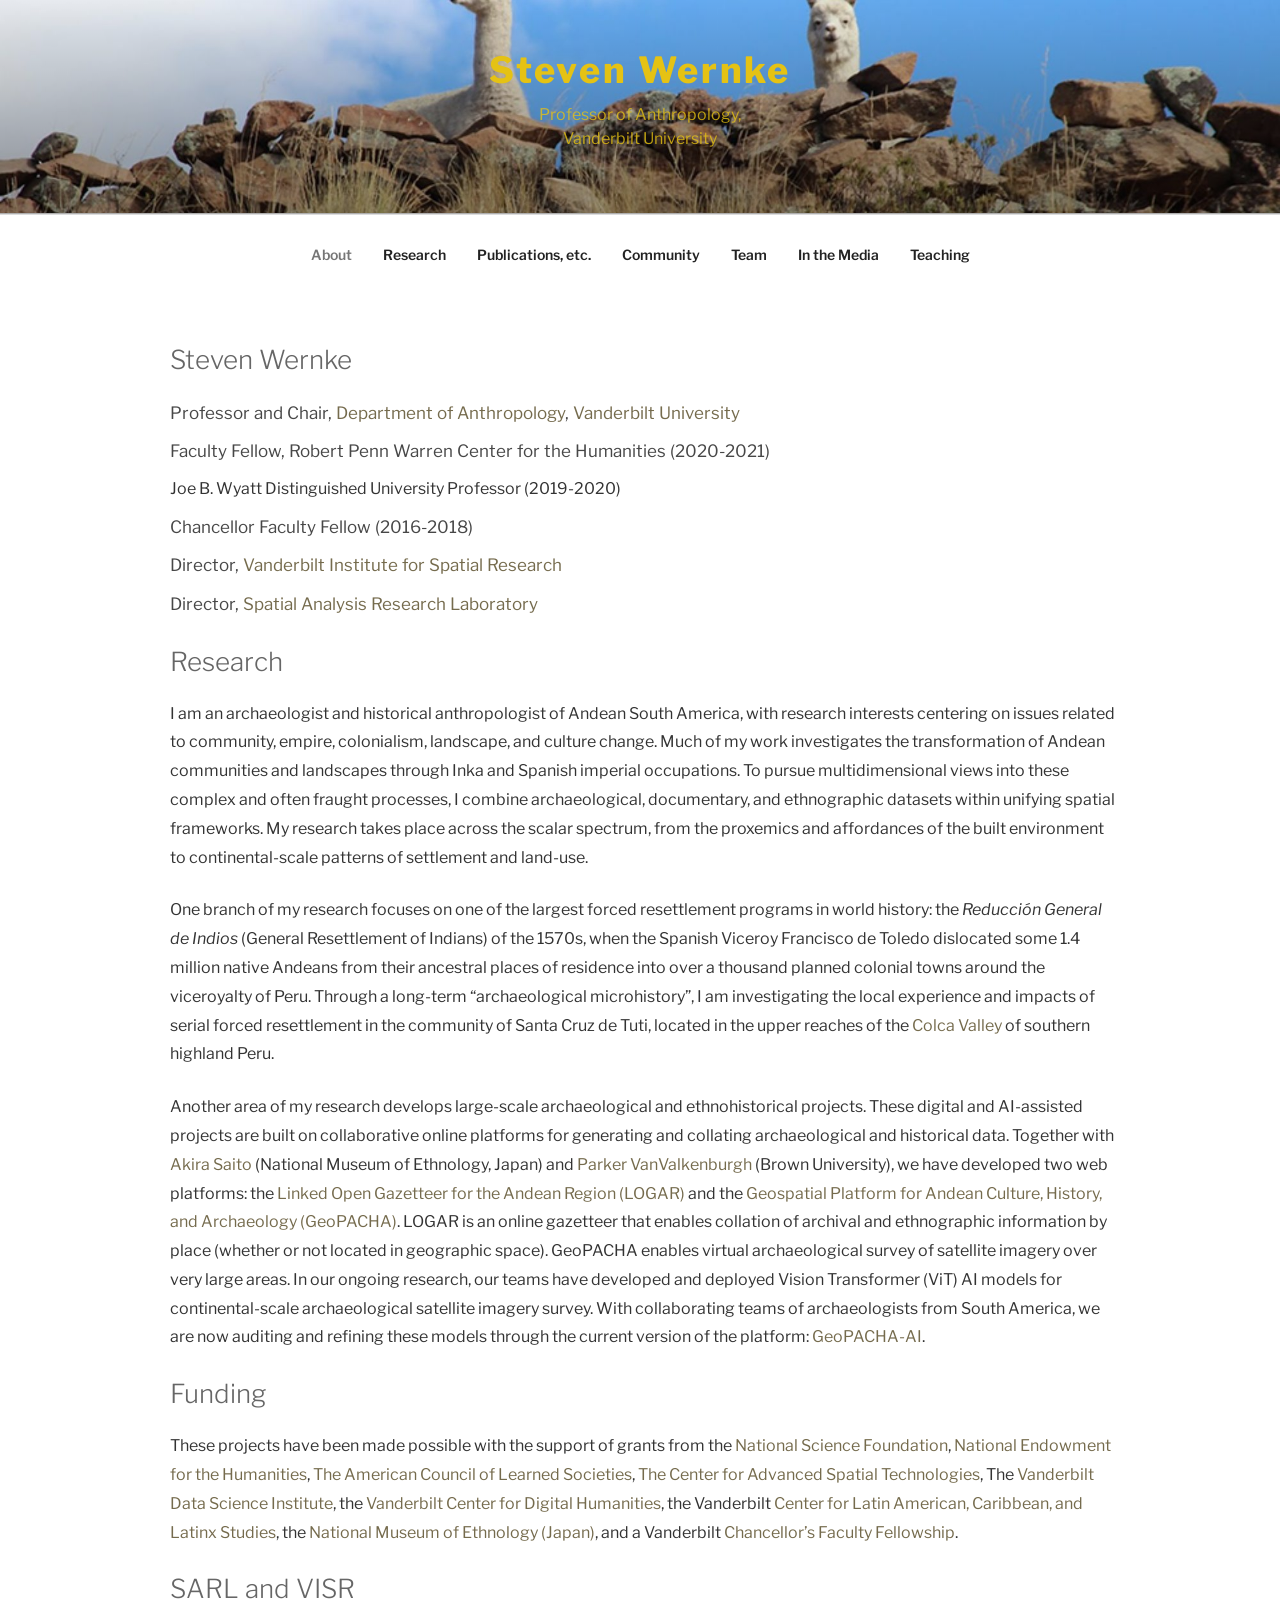
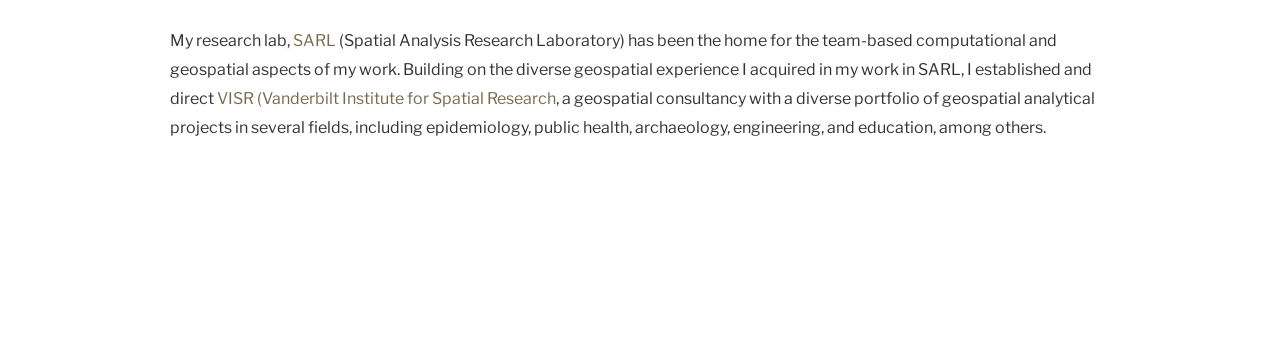
<file: index.html>
<!DOCTYPE html>
<html lang="en-US" class="no-js no-svg">
<head>
<meta charset="UTF-8">
<meta name="viewport" content="width=device-width, initial-scale=1.0">
<link rel="profile" href="https://gmpg.org/xfn/11">

<script>
(function(html){html.className = html.className.replace(/\bno-js\b/,'js')})(document.documentElement);
//# sourceURL=twentyseventeen_javascript_detection
</script>
<title>Steven Wernke &#8211; Professor of Anthropology, Vanderbilt University</title>
<meta name='robots' content='max-image-preview:large' />
<style id="wp-img-auto-sizes-contain-inline-css">
img:is([sizes=auto i],[sizes^="auto," i]){contain-intrinsic-size:3000px 1500px}
/*# sourceURL=wp-img-auto-sizes-contain-inline-css */
</style>
<style id="wp-block-library-inline-css">
:root{--wp-block-synced-color:#7a00df;--wp-block-synced-color--rgb:122,0,223;--wp-bound-block-color:var(--wp-block-synced-color);--wp-editor-canvas-background:#ddd;--wp-admin-theme-color:#007cba;--wp-admin-theme-color--rgb:0,124,186;--wp-admin-theme-color-darker-10:#006ba1;--wp-admin-theme-color-darker-10--rgb:0,107,160.5;--wp-admin-theme-color-darker-20:#005a87;--wp-admin-theme-color-darker-20--rgb:0,90,135;--wp-admin-border-width-focus:2px}@media (min-resolution:192dpi){:root{--wp-admin-border-width-focus:1.5px}}.wp-element-button{cursor:pointer}:root .has-very-light-gray-background-color{background-color:#eee}:root .has-very-dark-gray-background-color{background-color:#313131}:root .has-very-light-gray-color{color:#eee}:root .has-very-dark-gray-color{color:#313131}:root .has-vivid-green-cyan-to-vivid-cyan-blue-gradient-background{background:linear-gradient(135deg,#00d084,#0693e3)}:root .has-purple-crush-gradient-background{background:linear-gradient(135deg,#34e2e4,#4721fb 50%,#ab1dfe)}:root .has-hazy-dawn-gradient-background{background:linear-gradient(135deg,#faaca8,#dad0ec)}:root .has-subdued-olive-gradient-background{background:linear-gradient(135deg,#fafae1,#67a671)}:root .has-atomic-cream-gradient-background{background:linear-gradient(135deg,#fdd79a,#004a59)}:root .has-nightshade-gradient-background{background:linear-gradient(135deg,#330968,#31cdcf)}:root .has-midnight-gradient-background{background:linear-gradient(135deg,#020381,#2874fc)}:root{--wp--preset--font-size--normal:16px;--wp--preset--font-size--huge:42px}.has-regular-font-size{font-size:1em}.has-larger-font-size{font-size:2.625em}.has-normal-font-size{font-size:var(--wp--preset--font-size--normal)}.has-huge-font-size{font-size:var(--wp--preset--font-size--huge)}:root .has-text-align-center{text-align:center}:root .has-text-align-left{text-align:left}:root .has-text-align-right{text-align:right}.has-fit-text{white-space:nowrap!important}#end-resizable-editor-section{display:none}.aligncenter{clear:both}.items-justified-left{justify-content:flex-start}.items-justified-center{justify-content:center}.items-justified-right{justify-content:flex-end}.items-justified-space-between{justify-content:space-between}.screen-reader-text{word-wrap:normal!important;border:0;clip-path:inset(50%);height:1px;margin:-1px;overflow:hidden;padding:0;position:absolute;width:1px}.screen-reader-text:focus{background-color:#ddd;clip-path:none;color:#444;display:block;font-size:1em;height:auto;left:5px;line-height:normal;padding:15px 23px 14px;text-decoration:none;top:5px;width:auto;z-index:100000}html :where(.has-border-color){border-style:solid}html :where([style*=border-color]){border-style:solid}html :where([style*=border-top-color]){border-top-style:solid}html :where([style*=border-right-color]){border-right-style:solid}html :where([style*=border-bottom-color]){border-bottom-style:solid}html :where([style*=border-left-color]){border-left-style:solid}html :where([style*=border-width]){border-style:solid}html :where([style*=border-top-width]){border-top-style:solid}html :where([style*=border-right-width]){border-right-style:solid}html :where([style*=border-bottom-width]){border-bottom-style:solid}html :where([style*=border-left-width]){border-left-style:solid}html :where(img[class*=wp-image-]){height:auto;max-width:100%}:where(figure){margin:0 0 1em}html :where(.is-position-sticky){--wp-admin--admin-bar--position-offset:var(--wp-admin--admin-bar--height,0px)}@media screen and (max-width:600px){html :where(.is-position-sticky){--wp-admin--admin-bar--position-offset:0px}}

/*# sourceURL=/wp-includes/css/dist/block-library/common.min.css */
</style>
<style id="wp-block-heading-inline-css">
h1:where(.wp-block-heading).has-background,h2:where(.wp-block-heading).has-background,h3:where(.wp-block-heading).has-background,h4:where(.wp-block-heading).has-background,h5:where(.wp-block-heading).has-background,h6:where(.wp-block-heading).has-background{padding:1.25em 2.375em}h1.has-text-align-left[style*=writing-mode]:where([style*=vertical-lr]),h1.has-text-align-right[style*=writing-mode]:where([style*=vertical-rl]),h2.has-text-align-left[style*=writing-mode]:where([style*=vertical-lr]),h2.has-text-align-right[style*=writing-mode]:where([style*=vertical-rl]),h3.has-text-align-left[style*=writing-mode]:where([style*=vertical-lr]),h3.has-text-align-right[style*=writing-mode]:where([style*=vertical-rl]),h4.has-text-align-left[style*=writing-mode]:where([style*=vertical-lr]),h4.has-text-align-right[style*=writing-mode]:where([style*=vertical-rl]),h5.has-text-align-left[style*=writing-mode]:where([style*=vertical-lr]),h5.has-text-align-right[style*=writing-mode]:where([style*=vertical-rl]),h6.has-text-align-left[style*=writing-mode]:where([style*=vertical-lr]),h6.has-text-align-right[style*=writing-mode]:where([style*=vertical-rl]){rotate:180deg}
/*# sourceURL=/wp-includes/blocks/heading/style.min.css */
</style>
<style id="wp-block-paragraph-inline-css">
.is-small-text{font-size:.875em}.is-regular-text{font-size:1em}.is-large-text{font-size:2.25em}.is-larger-text{font-size:3em}.has-drop-cap:not(:focus):first-letter{float:left;font-size:8.4em;font-style:normal;font-weight:100;line-height:.68;margin:.05em .1em 0 0;text-transform:uppercase}body.rtl .has-drop-cap:not(:focus):first-letter{float:none;margin-left:.1em}p.has-drop-cap.has-background{overflow:hidden}:root :where(p.has-background){padding:1.25em 2.375em}:where(p.has-text-color:not(.has-link-color)) a{color:inherit}p.has-text-align-left[style*="writing-mode:vertical-lr"],p.has-text-align-right[style*="writing-mode:vertical-rl"]{rotate:180deg}
/*# sourceURL=/wp-includes/blocks/paragraph/style.min.css */
</style>
<style id="wp-block-group-inline-css">
.wp-block-group{box-sizing:border-box}:where(.wp-block-group.wp-block-group-is-layout-constrained){position:relative}
/*# sourceURL=/wp-includes/blocks/group/style.min.css */
</style>

<style id="classic-theme-styles-inline-css">
/*! This file is auto-generated */
.wp-block-button__link{color:#fff;background-color:#32373c;border-radius:9999px;box-shadow:none;text-decoration:none;padding:calc(.667em + 2px) calc(1.333em + 2px);font-size:1.125em}.wp-block-file__button{background:#32373c;color:#fff;text-decoration:none}
/*# sourceURL=/wp-includes/css/classic-themes.min.css */
</style>

<style id="global-styles-inline-css">
:root{--wp--preset--aspect-ratio--square: 1;--wp--preset--aspect-ratio--4-3: 4/3;--wp--preset--aspect-ratio--3-4: 3/4;--wp--preset--aspect-ratio--3-2: 3/2;--wp--preset--aspect-ratio--2-3: 2/3;--wp--preset--aspect-ratio--16-9: 16/9;--wp--preset--aspect-ratio--9-16: 9/16;--wp--preset--color--black: #000000;--wp--preset--color--cyan-bluish-gray: #abb8c3;--wp--preset--color--white: #ffffff;--wp--preset--color--pale-pink: #f78da7;--wp--preset--color--vivid-red: #cf2e2e;--wp--preset--color--luminous-vivid-orange: #ff6900;--wp--preset--color--luminous-vivid-amber: #fcb900;--wp--preset--color--light-green-cyan: #7bdcb5;--wp--preset--color--vivid-green-cyan: #00d084;--wp--preset--color--pale-cyan-blue: #8ed1fc;--wp--preset--color--vivid-cyan-blue: #0693e3;--wp--preset--color--vivid-purple: #9b51e0;--wp--preset--gradient--vivid-cyan-blue-to-vivid-purple: linear-gradient(135deg,rgb(6,147,227) 0%,rgb(155,81,224) 100%);--wp--preset--gradient--light-green-cyan-to-vivid-green-cyan: linear-gradient(135deg,rgb(122,220,180) 0%,rgb(0,208,130) 100%);--wp--preset--gradient--luminous-vivid-amber-to-luminous-vivid-orange: linear-gradient(135deg,rgb(252,185,0) 0%,rgb(255,105,0) 100%);--wp--preset--gradient--luminous-vivid-orange-to-vivid-red: linear-gradient(135deg,rgb(255,105,0) 0%,rgb(207,46,46) 100%);--wp--preset--gradient--very-light-gray-to-cyan-bluish-gray: linear-gradient(135deg,rgb(238,238,238) 0%,rgb(169,184,195) 100%);--wp--preset--gradient--cool-to-warm-spectrum: linear-gradient(135deg,rgb(74,234,220) 0%,rgb(151,120,209) 20%,rgb(207,42,186) 40%,rgb(238,44,130) 60%,rgb(251,105,98) 80%,rgb(254,248,76) 100%);--wp--preset--gradient--blush-light-purple: linear-gradient(135deg,rgb(255,206,236) 0%,rgb(152,150,240) 100%);--wp--preset--gradient--blush-bordeaux: linear-gradient(135deg,rgb(254,205,165) 0%,rgb(254,45,45) 50%,rgb(107,0,62) 100%);--wp--preset--gradient--luminous-dusk: linear-gradient(135deg,rgb(255,203,112) 0%,rgb(199,81,192) 50%,rgb(65,88,208) 100%);--wp--preset--gradient--pale-ocean: linear-gradient(135deg,rgb(255,245,203) 0%,rgb(182,227,212) 50%,rgb(51,167,181) 100%);--wp--preset--gradient--electric-grass: linear-gradient(135deg,rgb(202,248,128) 0%,rgb(113,206,126) 100%);--wp--preset--gradient--midnight: linear-gradient(135deg,rgb(2,3,129) 0%,rgb(40,116,252) 100%);--wp--preset--font-size--small: 13px;--wp--preset--font-size--medium: 20px;--wp--preset--font-size--large: 36px;--wp--preset--font-size--x-large: 42px;--wp--preset--spacing--20: 0.44rem;--wp--preset--spacing--30: 0.67rem;--wp--preset--spacing--40: 1rem;--wp--preset--spacing--50: 1.5rem;--wp--preset--spacing--60: 2.25rem;--wp--preset--spacing--70: 3.38rem;--wp--preset--spacing--80: 5.06rem;--wp--preset--shadow--natural: 6px 6px 9px rgba(0, 0, 0, 0.2);--wp--preset--shadow--deep: 12px 12px 50px rgba(0, 0, 0, 0.4);--wp--preset--shadow--sharp: 6px 6px 0px rgba(0, 0, 0, 0.2);--wp--preset--shadow--outlined: 6px 6px 0px -3px rgb(255, 255, 255), 6px 6px rgb(0, 0, 0);--wp--preset--shadow--crisp: 6px 6px 0px rgb(0, 0, 0);}:where(body) { margin: 0; }:where(.is-layout-flex){gap: 0.5em;}:where(.is-layout-grid){gap: 0.5em;}body .is-layout-flex{display: flex;}.is-layout-flex{flex-wrap: wrap;align-items: center;}.is-layout-flex > :is(*, div){margin: 0;}body .is-layout-grid{display: grid;}.is-layout-grid > :is(*, div){margin: 0;}body{padding-top: 0px;padding-right: 0px;padding-bottom: 0px;padding-left: 0px;}:root :where(.wp-element-button, .wp-block-button__link){background-color: #32373c;border-width: 0;color: #fff;font-family: inherit;font-size: inherit;font-style: inherit;font-weight: inherit;letter-spacing: inherit;line-height: inherit;padding-top: calc(0.667em + 2px);padding-right: calc(1.333em + 2px);padding-bottom: calc(0.667em + 2px);padding-left: calc(1.333em + 2px);text-decoration: none;text-transform: inherit;}.has-black-color{color: var(--wp--preset--color--black) !important;}.has-cyan-bluish-gray-color{color: var(--wp--preset--color--cyan-bluish-gray) !important;}.has-white-color{color: var(--wp--preset--color--white) !important;}.has-pale-pink-color{color: var(--wp--preset--color--pale-pink) !important;}.has-vivid-red-color{color: var(--wp--preset--color--vivid-red) !important;}.has-luminous-vivid-orange-color{color: var(--wp--preset--color--luminous-vivid-orange) !important;}.has-luminous-vivid-amber-color{color: var(--wp--preset--color--luminous-vivid-amber) !important;}.has-light-green-cyan-color{color: var(--wp--preset--color--light-green-cyan) !important;}.has-vivid-green-cyan-color{color: var(--wp--preset--color--vivid-green-cyan) !important;}.has-pale-cyan-blue-color{color: var(--wp--preset--color--pale-cyan-blue) !important;}.has-vivid-cyan-blue-color{color: var(--wp--preset--color--vivid-cyan-blue) !important;}.has-vivid-purple-color{color: var(--wp--preset--color--vivid-purple) !important;}.has-black-background-color{background-color: var(--wp--preset--color--black) !important;}.has-cyan-bluish-gray-background-color{background-color: var(--wp--preset--color--cyan-bluish-gray) !important;}.has-white-background-color{background-color: var(--wp--preset--color--white) !important;}.has-pale-pink-background-color{background-color: var(--wp--preset--color--pale-pink) !important;}.has-vivid-red-background-color{background-color: var(--wp--preset--color--vivid-red) !important;}.has-luminous-vivid-orange-background-color{background-color: var(--wp--preset--color--luminous-vivid-orange) !important;}.has-luminous-vivid-amber-background-color{background-color: var(--wp--preset--color--luminous-vivid-amber) !important;}.has-light-green-cyan-background-color{background-color: var(--wp--preset--color--light-green-cyan) !important;}.has-vivid-green-cyan-background-color{background-color: var(--wp--preset--color--vivid-green-cyan) !important;}.has-pale-cyan-blue-background-color{background-color: var(--wp--preset--color--pale-cyan-blue) !important;}.has-vivid-cyan-blue-background-color{background-color: var(--wp--preset--color--vivid-cyan-blue) !important;}.has-vivid-purple-background-color{background-color: var(--wp--preset--color--vivid-purple) !important;}.has-black-border-color{border-color: var(--wp--preset--color--black) !important;}.has-cyan-bluish-gray-border-color{border-color: var(--wp--preset--color--cyan-bluish-gray) !important;}.has-white-border-color{border-color: var(--wp--preset--color--white) !important;}.has-pale-pink-border-color{border-color: var(--wp--preset--color--pale-pink) !important;}.has-vivid-red-border-color{border-color: var(--wp--preset--color--vivid-red) !important;}.has-luminous-vivid-orange-border-color{border-color: var(--wp--preset--color--luminous-vivid-orange) !important;}.has-luminous-vivid-amber-border-color{border-color: var(--wp--preset--color--luminous-vivid-amber) !important;}.has-light-green-cyan-border-color{border-color: var(--wp--preset--color--light-green-cyan) !important;}.has-vivid-green-cyan-border-color{border-color: var(--wp--preset--color--vivid-green-cyan) !important;}.has-pale-cyan-blue-border-color{border-color: var(--wp--preset--color--pale-cyan-blue) !important;}.has-vivid-cyan-blue-border-color{border-color: var(--wp--preset--color--vivid-cyan-blue) !important;}.has-vivid-purple-border-color{border-color: var(--wp--preset--color--vivid-purple) !important;}.has-vivid-cyan-blue-to-vivid-purple-gradient-background{background: var(--wp--preset--gradient--vivid-cyan-blue-to-vivid-purple) !important;}.has-light-green-cyan-to-vivid-green-cyan-gradient-background{background: var(--wp--preset--gradient--light-green-cyan-to-vivid-green-cyan) !important;}.has-luminous-vivid-amber-to-luminous-vivid-orange-gradient-background{background: var(--wp--preset--gradient--luminous-vivid-amber-to-luminous-vivid-orange) !important;}.has-luminous-vivid-orange-to-vivid-red-gradient-background{background: var(--wp--preset--gradient--luminous-vivid-orange-to-vivid-red) !important;}.has-very-light-gray-to-cyan-bluish-gray-gradient-background{background: var(--wp--preset--gradient--very-light-gray-to-cyan-bluish-gray) !important;}.has-cool-to-warm-spectrum-gradient-background{background: var(--wp--preset--gradient--cool-to-warm-spectrum) !important;}.has-blush-light-purple-gradient-background{background: var(--wp--preset--gradient--blush-light-purple) !important;}.has-blush-bordeaux-gradient-background{background: var(--wp--preset--gradient--blush-bordeaux) !important;}.has-luminous-dusk-gradient-background{background: var(--wp--preset--gradient--luminous-dusk) !important;}.has-pale-ocean-gradient-background{background: var(--wp--preset--gradient--pale-ocean) !important;}.has-electric-grass-gradient-background{background: var(--wp--preset--gradient--electric-grass) !important;}.has-midnight-gradient-background{background: var(--wp--preset--gradient--midnight) !important;}.has-small-font-size{font-size: var(--wp--preset--font-size--small) !important;}.has-medium-font-size{font-size: var(--wp--preset--font-size--medium) !important;}.has-large-font-size{font-size: var(--wp--preset--font-size--large) !important;}.has-x-large-font-size{font-size: var(--wp--preset--font-size--x-large) !important;}
/*# sourceURL=global-styles-inline-css */
</style>

<style id="nfd-wonder-blocks-utilities-inline-css">
.nfd-relative{position:relative!important}.-nfd-bottom-1{bottom:-.25rem!important}.-nfd-top-0\.5{top:-.125rem!important}.-nfd-top-1{top:-.25rem!important}.nfd-top-10{top:2.5rem!important}.nfd-col-start-1{grid-column-start:1!important}.nfd-col-start-2{grid-column-start:2!important}.nfd-col-start-3{grid-column-start:3!important}.nfd-col-start-4{grid-column-start:4!important}.nfd-col-start-5{grid-column-start:5!important}.nfd-col-start-6{grid-column-start:6!important}.nfd-col-start-7{grid-column-start:7!important}.nfd-col-end-10{grid-column-end:10!important}.nfd-col-end-11{grid-column-end:11!important}.nfd-col-end-12{grid-column-end:12!important}.nfd-col-end-13{grid-column-end:13!important}.nfd-col-end-7{grid-column-end:7!important}.nfd-col-end-8{grid-column-end:8!important}.nfd-col-end-9{grid-column-end:9!important}.nfd-row-start-1{grid-row-start:1!important}.-nfd-mx-2:not([style*=margin]){margin-left:-.5rem!important;margin-right:-.5rem!important}.nfd-my-0:not([style*=margin]){margin-bottom:0!important;margin-top:0!important}.nfd-mb-8:not([style*=margin]){margin-bottom:2rem!important}.nfd-mt-2:not([style*=margin]){margin-top:.5rem!important}.nfd-mt-8:not([style*=margin]){margin-top:2rem!important}.nfd-mt-\[-100px\]:not([style*=margin]){margin-top:-100px!important}.nfd-grid{display:grid!important}.nfd-h-full{height:100%!important}.nfd-w-full{width:100%!important}.nfd-shrink-0{flex-shrink:0!important}.nfd-grow{flex-grow:1!important}.nfd-grid-cols-11{grid-template-columns:repeat(11,minmax(0,1fr))!important}.nfd-grid-cols-12{grid-template-columns:repeat(12,minmax(0,1fr))!important}.nfd-grid-cols-2{grid-template-columns:repeat(2,minmax(0,1fr))!important}.nfd-grid-rows-1{grid-template-rows:repeat(1,minmax(0,1fr))!important}.nfd-items-center{align-items:center!important}.nfd-gap-y-10{row-gap:2.5rem!important}.nfd-overflow-hidden{overflow:hidden!important}.nfd-border-b{border-bottom-width:1px!important}.nfd-border-dashed{border-style:dashed!important}.nfd-p-0:not([style*=padding]){padding:0!important}.nfd-p-10:not([style*=padding]){padding:2.5rem!important}.nfd-p-2:not([style*=padding]){padding:.5rem!important}.nfd-p-4:not([style*=padding]){padding:1rem!important}.nfd-p-8:not([style*=padding]){padding:2rem!important}.nfd-px-0:not([style*=padding]){padding-left:0!important;padding-right:0!important}.nfd-px-4:not([style*=padding]){padding-left:1rem!important;padding-right:1rem!important}.nfd-px-8:not([style*=padding]){padding-left:2rem!important;padding-right:2rem!important}.nfd-py-0:not([style*=padding]){padding-bottom:0!important;padding-top:0!important}.nfd-py-4:not([style*=padding]){padding-bottom:1rem!important;padding-top:1rem!important}.nfd-py-5:not([style*=padding]){padding-bottom:1.25rem!important;padding-top:1.25rem!important}.nfd-pt-0:not([style*=padding]){padding-top:0!important}.nfd-text-left{text-align:left!important}.nfd-wc-products{self-align:flex-start!important;flex-grow:0!important}.nfd-wc-products>ul{row-gap:calc(var(--wndb--gap--2xl)*var(--wndb--gap--scale-factor))!important}.nfd-wc-products .wc-block-grid__product-image{overflow:hidden!important}.nfd-wc-products .wc-block-grid__product-image img{transition:transform .6s ease-in-out!important}.nfd-wc-products .wc-block-grid__product-image img:hover{transform:scale(1.1)!important}.nfd-wc-products .wc-block-components-product-sale-badge{backdrop-filter:blur(4px)!important;background:hsla(0,0%,100%,.5)!important;border:1px solid hsla(0,0%,100%,.2)!important;border-radius:999px!important;font-size:.8125rem!important;font-weight:700!important;margin:6px!important;padding:4px 12px!important}.nfd-wc-products .wc-block-components-product-sale-badge>span{background:transparent!important}.nfd-wc-products .wc-block-components-product-price{color:inherit!important}.nfd-wc-search .wp-block-search__inside-wrapper{background-color:var(--wndb--color--borders)!important;border:2px solid var(--wndb--color--subtle)!important;border-radius:999px!important;max-width:100%!important;padding:0!important;width:25rem!important}.nfd-wc-search .wp-block-search__inside-wrapper input[type=search]{background:none!important;border:none!important;border-bottom-left-radius:999px!important;border-top-left-radius:999px!important;color:var(--wndb--color--text--contrast)!important;font-size:1.25rem!important;font-weight:500!important;min-height:3.75rem!important;padding-inline:24px!important}.nfd-wc-search .wp-block-search__inside-wrapper:has(button:focus),.nfd-wc-search .wp-block-search__inside-wrapper:has(input[type=search]:focus){outline:2px solid var(--wndb--color--text--contrast)!important;outline-offset:2px!important}.nfd-wc-search .wp-block-search__button{aspect-ratio:1/1!important;background:var(--wndb-gray-800)!important;border-radius:999px!important;height:100%!important;margin-left:0!important;margin-right:2px!important;margin-top:2px!important}.nfd-wc-search .wp-block-search__button:focus,.nfd-wc-search .wp-block-search__button:hover{background:var(--wndb-gray-900)!important;filter:none!important;outline:2px solid var(--wndb-gray-900)!important;outline-offset:2px!important}.nfd-wc-search .wp-block-search__inside-wrapper input[type=search]::-moz-placeholder{color:var(--wndb--color--text--faded)!important}.nfd-wc-search .wp-block-search__inside-wrapper input[type=search]::placeholder{color:var(--wndb--color--text--faded)!important}.nfd-commerce-icons{align-items:center!important;display:flex!important;flex-direction:row!important;gap:8px!important}.nfd-commerce-icons .wc-block-cart-link__text{display:none!important}.nfd-commerce-icons .wp-block-search__button svg,.nfd-commerce-icons svg.wc-block-customer-account__account-icon,.nfd-commerce-icons svg.wc-block-mini-cart__icon{height:28px!important;width:28px!important}.nfd-commerce-icons .wp-block-search__button-only .wp-block-search__button.has-icon{align-items:center!important;background:none!important;color:currentcolor!important;display:flex!important;padding:0!important}.nfd-commerce-icons .wp-block-search__button-only .wp-block-search__input{margin-right:.5em!important}.nfd-commerce-icons .wp-block-woocommerce-customer-account a{padding:0!important}:root{--wndb-mask-color:rgba(0,0,0,.15);--wndb-mask-position:50% 50% at 50% 20%;--wndb-mask-opacity:0.35}[class*=nfd-bg-effect]{isolation:isolate!important;position:relative!important}[class*=nfd-wb-header] [class*=nfd-bg-effect]{z-index:1!important}.has-modal-open [class*=nfd-bg-effect]{isolation:unset!important}.nfd-bg-effect-position-center{--wndb-mask-position:50% 50% at 50% 50%}[class*=nfd-bg-effect]:after{content:""!important;inset:0!important;-webkit-mask-image:radial-gradient(ellipse var(--wndb-mask-position),#000 70%,rgba(0,0,0,.3) 100%)!important;mask-image:radial-gradient(ellipse var(--wndb-mask-position),#000 70%,rgba(0,0,0,.3) 100%)!important;opacity:var(--wndb-mask-opacity)!important;pointer-events:none!important;position:absolute!important;z-index:-1!important}.nfd-bg-effect-dots:after{--wndb-mask-opacity:1;background:radial-gradient(var(--wndb-mask-color) 1px,transparent 1px)!important;background-size:20px 20px!important}.nfd-bg-effect-grid:after{background-image:linear-gradient(to right,var(--wndb-mask-color) 1px,transparent 1px),linear-gradient(to bottom,var(--wndb-mask-color) 1px,transparent 1px)!important;background-size:50px 50px!important}.nfd-bg-effect-grid-perspective{perspective:1000px!important}.has-modal-open .nfd-bg-effect-grid-perspective{perspective:unset!important}.nfd-bg-effect-grid-perspective:after{--wndb-mask-opacity:0.6;background-size:100px 100px!important;transform:rotateX(-60deg) translateZ(0)!important;transform-origin:top!important;transform-style:preserve-3d!important}.nfd-bg-effect-grid-2:after,.nfd-bg-effect-grid-perspective:after{background-image:linear-gradient(to right,var(--wndb-mask-color) 1px,transparent 1px),linear-gradient(to bottom,var(--wndb-mask-color) 1px,transparent 1px)!important}.nfd-bg-effect-grid-2:after{background-size:14px 32px!important}.nfd-bg-effect-grid-3{overflow:hidden!important}.nfd-bg-effect-grid-3:after{background-image:linear-gradient(to right,var(--wndb-mask-color) 1px,transparent 1px),linear-gradient(to bottom,var(--wndb-mask-color) 1px,transparent 1px)!important;background-size:32px 80px!important;right:-40%!important;top:-20%!important;transform:scale(1.5) skew(-30deg,30deg)!important}.nfd-bg-effect-lines:after{--wndb-mask-opacity:0.4;background-image:linear-gradient(to right,var(--wndb-mask-color) 1px,transparent 1px)!important;background-size:48px!important}.nfd-bg-effect-lines-2{--wndb-mask-opacity:0.45;overflow:hidden!important;perspective:1000px!important}.has-modal-open .nfd-bg-effect-lines-2{perspective:unset!important}.nfd-bg-effect-lines-2:after{background-image:linear-gradient(to right,var(--wndb-mask-color) 1px,transparent 1px)!important;background-size:30px!important;right:-40%!important;top:-20%!important;transform:rotateX(-45deg) skew(-16deg) translateZ(0)!important;transform-origin:right!important;transform-style:preserve-3d!important}.nfd-mask-opacity-0:after{--wndb-mask-opacity:0.8}:where(:root){--wndb--max-w--prose:min(65ch,1100px)}.nfd-max-w-prose:not(.nfd-max-w-full),:where(.nfd-text-balance:not(.nfd-max-w-full)){max-width:var(--wndb--max-w--prose)!important}.nfd-max-w-prose:not(.nfd-max-w-full).has-text-align-center,:where(.nfd-text-balance:not(.nfd-max-w-full)).has-text-align-center{margin-inline:auto!important}.nfd-max-w-prose:not(.nfd-max-w-full).has-text-align-right,:where(.nfd-text-balance:not(.nfd-max-w-full)).has-text-align-right{margin-inline-start:auto!important}:where(.nfd-text-balance){text-wrap:balance!important}.nfd-text-balance>h1,.nfd-text-balance>h2,.nfd-text-balance>h3,.nfd-text-balance>h4,.nfd-text-balance>p{text-wrap:balance!important}.nfd-text-pretty,.nfd-text-pretty>h1,.nfd-text-pretty>h2,.nfd-text-pretty>h3,.nfd-text-pretty>h4,.nfd-text-pretty>p{text-wrap:pretty!important}.wp-block-image figcaption{font-weight:400!important;margin-inline:auto!important;max-width:64ch!important;padding-block-start:.5em!important;text-wrap:balance!important}.wp-block-quote>.nfd-text-pretty{font-weight:550;margin-block:.25em}:where(:root){--wndb--text-scale-factor:1;--wndb--text--xs:0.75rem;--wndb--text--sm:0.875rem;--wndb--text--base:1rem;--wndb--text--md:1.125rem;--wndb--text--lg:1.5rem;--wndb--text--xl:2.375rem;--wndb--text--huge:clamp(2.75rem,1.4688rem + 2.5vw,3.5rem);--wndb--text-giga:clamp(3.25rem,2.546875rem + 2.25vw,4.375rem)}.nfd-text-xs:not([class*=font-size]):not([style*=font-size]){font-size:calc(var(--wndb--text--xs)*var(--wndb--text-scale-factor))!important}.nfd-text-xs:not([style*=letter-spacing]){letter-spacing:.05em!important}.nfd-text-sm:not([class*=font-size]):not([style*=font-size]){font-size:calc(var(--wndb--text--sm)*var(--wndb--text-scale-factor))!important}.nfd-text-base:not([class*=font-size]):not([style*=font-size]){font-size:calc(var(--wndb--text--base)*var(--wndb--text-scale-factor))!important}.nfd-text-md:not([class*=font-size]):not([style*=font-size]){font-size:calc(var(--wndb--text--md)*var(--wndb--text-scale-factor))!important}.nfd-text-base:not([style*=line-height]),.nfd-text-md:not([style*=line-height]){line-height:1.6!important}.nfd-text-lg:not([class*=font-size]):not([style*=font-size]){font-size:calc(var(--wndb--text--lg)*var(--wndb--text-scale-factor))!important}.nfd-text-lg:not([style*=line-height]){line-height:1.4!important}.nfd-text-lg:not([style*=letter-spacing]){letter-spacing:0!important}.nfd-text-lg:not([style*=font-weight]){font-weight:500!important}.nfd-text-xl:not([class*=font-size]):not([style*=font-size]){font-size:var(--wndb--text--xl)!important}.nfd-text-xl:not([style*=line-height]){line-height:1.25!important}.nfd-text-xl:not([style*=letter-spacing]){letter-spacing:-.01em!important}.nfd-text-xl:not([style*=font-weight]){font-weight:500!important}:where(.nfd-text-huge:not([class*=font-size]):not([style*=font-size])){font-size:calc(var(--wndb--text--huge)*var(--wndb--text-scale-factor))!important;max-width:var(--wndb--max-w--prose)!important;text-wrap:balance!important}:where(.nfd-text-huge:not([class*=font-size]):not([style*=font-size]).nfd-max-w-container){max-width:var(--wndb--container)!important}:where(.nfd-text-giga:not([class*=font-size]):not([style*=font-size])).has-text-align-center,:where(.nfd-text-huge:not([class*=font-size]):not([style*=font-size])).has-text-align-center{margin-inline:auto!important}:where(.nfd-text-giga:not([class*=font-size]):not([style*=font-size])).has-text-align-right,:where(.nfd-text-huge:not([class*=font-size]):not([style*=font-size])).has-text-align-right{margin-inline-start:auto!important}.nfd-text-huge:not([style*=line-height]){line-height:1.1!important}.nfd-text-huge:not([style*=letter-spacing]){letter-spacing:-.025em!important}.nfd-text-huge:not([style*=font-weight]){font-weight:500!important}:where(.nfd-text-giga:not([class*=font-size]):not([style*=font-size])){font-size:calc(var(--wndb--text-giga)*var(--wndb--text-scale-factor))!important;max-width:var(--wndb--max-w--prose)!important;text-wrap:balance!important}:where(.nfd-text-giga:not([class*=font-size]):not([style*=font-size]).nfd-max-w-container){max-width:var(--wndb--container)!important}.nfd-text-giga:not([style*=line-height]){line-height:1.1!important}.nfd-text-giga:not([style*=letter-spacing]){letter-spacing:-.04em!important}.nfd-text-giga:not([style*=font-weight]){font-weight:500!important}:root{--nfd-wb-anim-transition-duration:1400ms;--nfd-wb-anim-transition-delay:50ms;--nfd-wb-anim-transition-easing-function:cubic-bezier(0.4,1,0.65,1);--nfd-wb-anim-transition:all var(--nfd-wb-anim-transition-duration) var(--nfd-wb-anim-transition-easing-function) var(--nfd-wb-anim-transition-delay)}@media (prefers-reduced-motion:reduce){.nfd-wb-animate{transition:none!important}.nfd-wb-twist-in,[class*=nfd-wb-]{clip-path:none!important;opacity:1!important;transform:none!important}}@media (max-width:782px){body:not(.nfd-wb-editor-animations) .nfd-wb-animate{transition:none!important}body:not(.nfd-wb-editor-animations) .nfd-wb-twist-in,body:not(.nfd-wb-editor-animations) [class*=nfd-wb-]{clip-path:none!important;opacity:1!important;transform:none!important}}.nfd-wb-animate[data-replay-animation]{transition:none!important}[class*=nfd-wb-fade-in]{--nfd-wb-anim-transition:opacity var(--nfd-wb-anim-transition-duration) var(--nfd-wb-anim-transition-easing-function) var(--nfd-wb-anim-transition-delay),transform var(--nfd-wb-anim-transition-duration) var(--nfd-wb-anim-transition-easing-function) var(--nfd-wb-anim-transition-delay);transition:var(--nfd-wb-anim-transition)}.nfd-wb-fade-in-bottom{--nfd-wb-anim-transition-duration:1200ms;opacity:0;transform:translate3d(0,90px,0);transition:var(--nfd-wb-anim-transition)}.nfd-wb-fade-in-bottom-short{transform:translate3d(0,32px,0)}.nfd-wb-fade-in-bottom-short,.nfd-wb-fade-in-top-short{--nfd-wb-anim-transition-duration:600ms;opacity:0;transition:var(--nfd-wb-anim-transition)}.nfd-wb-fade-in-top-short{transform:translate3d(0,-32px,0)}.nfd-wb-fade-in-left-short{transform:translate3d(-32px,0,0)}.nfd-wb-fade-in-left-short,.nfd-wb-fade-in-right-short{--nfd-wb-anim-transition-duration:600ms;opacity:0;transition:var(--nfd-wb-anim-transition)}.nfd-wb-fade-in-right-short{transform:translate3d(32px,0,0)}.nfd-wb-animated-in:not([data-replay-animation])[class*=nfd-wb-fade-in]{opacity:1;transform:translateZ(0)}.nfd-wb-zoom-in{--nfd-wb-anim-transition-duration:1200ms;--nfd-wb-anim-transition:opacity var(--nfd-wb-anim-transition-duration) var(--nfd-wb-anim-transition-easing-function) var(--nfd-wb-anim-transition-delay),transform var(--nfd-wb-anim-transition-duration) var(--nfd-wb-anim-transition-easing-function) var(--nfd-wb-anim-transition-delay);transform:scale3d(.4,.4,.4)}.nfd-wb-zoom-in,.nfd-wb-zoom-in-short{opacity:0;transition:var(--nfd-wb-anim-transition)}.nfd-wb-zoom-in-short{--nfd-wb-anim-transition-duration:600ms;--nfd-wb-anim-transition:opacity var(--nfd-wb-anim-transition-duration) var(--nfd-wb-anim-transition-easing-function) var(--nfd-wb-anim-transition-delay),transform var(--nfd-wb-anim-transition-duration) var(--nfd-wb-anim-transition-easing-function) var(--nfd-wb-anim-transition-delay);transform:scale3d(.92,.92,.92)}.nfd-wb-animated-in:not([data-replay-animation])[class*=nfd-wb-zoom-]{opacity:1;transform:scaleX(1)}div:has(>.nfd-wb-twist-in){perspective:1200px}.nfd-wb-twist-in{--nfd-wb-anim-transition-duration:1000ms;--nfd-wb-anim-transition:opacity var(--nfd-wb-anim-transition-duration) var(--nfd-wb-anim-transition-easing-function) var(--nfd-wb-anim-transition-delay),transform var(--nfd-wb-anim-transition-duration) var(--nfd-wb-anim-transition-easing-function) var(--nfd-wb-anim-transition-delay);opacity:0;transform:translateY(40px) scale(.8) rotateY(30deg) rotate(-12deg) translateZ(0);transition:var(--nfd-wb-anim-transition)}.nfd-wb-animated-in:not([data-replay-animation]).nfd-wb-twist-in{opacity:1;transform:translateY(0) scale(1) rotateY(0deg) rotate(0deg) translateZ(0)}.nfd-wb-reveal-right{--nfd-wb-anim-transition-duration:1500ms;--nfd-wb-anim-transition-easing-function:cubic-bezier(0.4,0,0,1);--nfd-wb-anim-transition:clip-path var(--nfd-wb-anim-transition-duration) var(--nfd-wb-anim-transition-easing-function) var(--nfd-wb-anim-transition-delay);clip-path:inset(0 100% 0 0);transition:var(--nfd-wb-anim-transition)}.nfd-wb-animated-in>.nfd-wb-reveal-right:not([data-replay-animation]){clip-path:inset(0 0 0 0)!important}.nfd-delay-50{--nfd-wb-anim-transition-delay:50ms}.nfd-delay-150{--nfd-wb-anim-transition-delay:150ms}.nfd-delay-300{--nfd-wb-anim-transition-delay:300ms}.nfd-delay-450{--nfd-wb-anim-transition-delay:450ms}.nfd-delay-600{--nfd-wb-anim-transition-delay:600ms}.nfd-delay-750{--nfd-wb-anim-transition-delay:750ms}.nfd-delay-900{--nfd-wb-anim-transition-delay:900ms}.nfd-delay-1050{--nfd-wb-anim-transition-delay:1050ms}.nfd-delay-1200{--nfd-wb-anim-transition-delay:1200ms}.nfd-delay-1350{--nfd-wb-anim-transition-delay:1350ms}.nfd-delay-1500{--nfd-wb-anim-transition-delay:1500ms}:where(:root){--wndb--container:1200px;--wndb--container--wide:1340px}body .is-layout-constrained:has(.nfd-container.is-layout-constrained)>.nfd-container.is-layout-constrained{max-width:unset!important;width:100%!important}.is-layout-constrained.has-global-padding:has(.nfd-container.is-layout-constrained)>.nfd-container.is-layout-constrained{margin-left:calc(var(--wp--style--root--padding-left)*-1)!important;margin-right:calc(var(--wp--style--root--padding-right)*-1)!important;max-width:unset!important;width:unset!important}.editor-styles-wrapper .nfd-container:is(.is-layout-constrained)>:where(:not(.alignleft):not(.alignright):not(.alignfull):not(.alignwide)),.editor-styles-wrapper .nfd-container>:where(.wp-block-cover-is-layout-constrained:not(.alignleft):not(.alignright):not(.alignfull):not(.alignwide)):not([style*=margin]),.nfd-container:is(.is-layout-constrained)>:where(:not(.alignleft):not(.alignright):not(.alignfull):not(.alignwide)),.nfd-container:is(.nfd-my-0)>div,.nfd-container>:where(.wp-block-cover-is-layout-constrained:not(.alignleft):not(.alignright):not(.alignfull):not(.alignwide)){max-width:var(--wndb--container);width:100%}.editor-styles-wrapper .nfd-container:is(.is-layout-constrained)>.alignwide,.nfd-container:is(.is-layout-constrained).alignwide>:where(:not(.alignleft):not(.alignright):not(.alignfull)):not([style*=margin]),.nfd-container:is(.is-layout-constrained)>.alignwide,.nfd-container:is(.nfd-my-0)>.alignwide{max-width:var(--wndb--container--wide);width:100%}.nfd-container:not(.alignfull){padding-inline:var(--wndb--p)!important}.nfd-container:is(.nfd-my-0)>div:not([style*=margin]){margin-inline:auto!important}[class*=nfd-divider-]{position:relative;z-index:13}[class*=nfd-divider-]~[class*=nfd-divider-]{z-index:12!important}[class*=nfd-divider-]~[class*=nfd-divider-]~[class*=nfd-divider-]{z-index:11!important}[class*=nfd-divider-]:before{background:inherit!important;bottom:calc(var(--wndb--divider-size)*-1)!important;content:""!important;height:var(--wndb--divider-size)!important;left:0!important;pointer-events:none!important;position:absolute!important;width:100%!important;z-index:10!important}.nfd-divider-arrow{--wndb--divider-size:16px}.nfd-divider-arrow:before{bottom:calc(var(--wndb--divider-size)*-1)!important;height:calc(var(--wndb--divider-size)*2)!important;left:50%!important;transform:translateX(-50%) rotate(45deg)!important;width:calc(var(--wndb--divider-size)*2)!important}.nfd-divider-clouds{--wndb--divider-size:150px}.nfd-divider-clouds:after,.nfd-divider-clouds:before{background:inherit!important;background-image:url("data:image/svg+xml;charset=utf-8,%3Csvg xmlns='http://www.w3.org/2000/svg' preserveAspectRatio='xMidYMax slice' viewBox='0 0 283.5 27.8'%3E%3Cpath fill='%23fff' d='M0 0v6.7c1.9-.8 4.7-1.4 8.5-1 9.5 1.1 11.1 6 11.1 6s2.1-.7 4.3-.2c2.1.5 2.8 2.6 2.8 2.6s.2-.5 1.4-.7 1.7.2 1.7.2 0-2.1 1.9-2.8 3.6.7 3.6.7.7-2.9 3.1-4.1 4.7 0 4.7 0 1.2-.5 2.4 0 1.7 1.4 1.7 1.4h1.4c.7 0 1.2.7 1.2.7s.8-1.8 4-2.2c3.5-.4 5.3 2.4 6.2 4.4q.6-.6 1.8-.9c2.8-.7 4 .7 4 .7s1.7-5 11.1-6c9.5-1.1 12.3 3.9 12.3 3.9s1.2-4.8 5.7-5.7 6.8 1.8 6.8 1.8.6-.6 1.5-.9c.9-.2 1.9-.2 1.9-.2s5.2-6.4 12.6-3.3c7.3 3.1 4.7 9 4.7 9s1.9-.9 4 0 2.8 2.4 2.8 2.4 1.9-1.2 4.5-1.2 4.3 1.2 4.3 1.2.2-1 1.4-1.7 2.1-.7 2.1-.7-.5-3.1 2.1-5.5 5.7-1.4 5.7-1.4 1.5-2.3 4.2-1.1 1.7 5.2 1.7 5.2.3-.1 1.3.5c.5.4.8.8.9 1.1.5-1.4 2.4-5.8 8.4-4 7.1 2.1 3.5 8.9 3.5 8.9s.8-.4 2 0 1.1 1.1 1.1 1.1 1.1-1.1 2.3-1.1 2.1.5 2.1.5 1.9-3.6 6.2-1.2 1.9 6.4 1.9 6.4 2.6-2.4 7.4 0c3.4 1.7 3.9 4.9 3.9 4.9s3.3-6.9 10.4-7.9 11.5 2.6 11.5 2.6.8 0 1.2.2.9.9.9.9 4.4-3.1 8.3.2c1.9 1.7 1.5 5 1.5 5s.3-1.1 1.6-1.4 2.3.2 2.3.2-.1-1.2.5-1.9 1.9-.9 1.9-.9-4.7-9.3 4.4-13.4c5.6-2.5 9.2.9 9.2.9s5-6.2 15.9-6.2 16.1 8.1 16.1 8.1.7-.2 1.6-.4V0z'/%3E%3C/svg%3E")!important;background-repeat:repeat-x!important;background-size:cover!important;content:""!important;height:var(--wndb--divider-size)!important;left:0!important;pointer-events:none!important;position:absolute!important;top:0!important;width:100%!important;z-index:10!important}.nfd-divider-clouds:after{bottom:0!important;top:auto!important;transform:rotate(180deg)!important}.nfd-divider-ellipse{--wndb--divider-size:50px}.nfd-divider-ellipse:before{clip-path:ellipse(50% var(--wndb--divider-size) at 50% 0)!important}.nfd-divider-rounded:not([style*=-radius]){--wndb--divider-size:50px}.nfd-divider-rounded:before:not([style*=-radius]){border-bottom-left-radius:var(--wndb--divider-size)!important;border-bottom-right-radius:var(--wndb--divider-size)!important}.nfd-divider-slant,.nfd-divider-slant-invert{--wndb--divider-size:80px}.nfd-divider-slant:before{bottom:calc(var(--wndb--divider-size)*-1 + 1px)!important;clip-path:polygon(0 0,100% 0,0 100%)!important}.nfd-divider-slant-invert:before{bottom:calc(var(--wndb--divider-size)*-1 + 1px)!important;clip-path:polygon(0 0,100% 0,100% 100%)!important}.nfd-divider-triangle{--wndb--divider-size:80px}.nfd-divider-triangle:before{bottom:calc(var(--wndb--divider-size)*-1 + 1px)!important;clip-path:polygon(0 0,100% 0,50% 100%)!important}.nfd-divider-zigzag{--wndb--divider-size:8px}.nfd-divider-zigzag:before{-webkit-mask:conic-gradient(from -45deg at bottom,#0000,#000 1deg 89deg,#0000 90deg) 50% /calc(var(--wndb--divider-size)*2) 100%!important;mask:conic-gradient(from -45deg at bottom,#0000,#000 1deg 89deg,#0000 90deg) 50% /calc(var(--wndb--divider-size)*2) 100%!important}:where(:root){--wndb--divider-size:0px}:where(:root){--nfd-opacity-preview:0.3}@media (min-width:1025px){body:not(.block-editor-page) :not(.is-desktop-preview) .nfd-hide-desktop{display:none!important}}@media (max-width:767px){body:not(.block-editor-page) :not(.is-mobile-preview) .nfd-hide-mobile{display:none!important}.nfd-align-mobile-left{text-align:left!important}.nfd-align-mobile-center{text-align:center!important}.nfd-align-mobile-right{text-align:right!important}.nfd-align-mobile-justify{text-align:justify!important}.wp-block-group-is-layout-flex.is-vertical p[class^=nfd-align-mobile-]{width:100%!important}}@media (min-width:768px) and (max-width:1024px){body:not(.block-editor-page) :not(.is-tablet-preview) .nfd-hide-tablet{display:none!important}.nfd-align-tablet-left{text-align:left!important}.nfd-align-tablet-center{text-align:center!important}.nfd-align-tablet-right{text-align:right!important}.nfd-align-tablet-justify{text-align:justify!important}.wp-block-group-is-layout-flex.is-vertical p[class^=nfd-align-tablet-]{width:100%!important}}.is-root-container.is-desktop-preview .nfd-hide-desktop,.is-root-container.is-mobile-preview .nfd-hide-mobile,.is-root-container.is-tablet-preview .nfd-hide-tablet{opacity:var(--nfd-opacity-preview)!important}@media (max-width:767px){.nfd-swiper-enabled{display:flex!important;flex-wrap:nowrap!important;gap:12px!important;margin-right:calc(var(--wp--style--root--padding-right, 0px)*-1)!important;overflow-x:auto!important;overflow-y:hidden!important;width:calc(100% + var(--wp--style--root--padding-right, 0px))!important;-webkit-overflow-scrolling:touch!important;padding-left:16px!important;padding-right:0!important;scroll-snap-type:x mandatory!important;scrollbar-width:none!important}.nfd-swiper-enabled::-webkit-scrollbar{display:none!important}.nfd-swiper-enabled.wp-block-column>*,.nfd-swiper-enabled.wp-block-columns>.wp-block-column{flex:0 0 calc(75% - 6px)!important;min-width:260px!important;scroll-snap-align:start!important;scroll-snap-stop:always!important}.nfd-swiper-enabled .wp-block-column,.nfd-swiper-enabled .wp-block-cover,.nfd-swiper-enabled .wp-block-image,.nfd-swiper-enabled figure{margin:0!important}.nfd-swiper-enabled [style*="min-width:"],.nfd-swiper-enabled [style*="width:"]{max-width:100%!important}}.nfd-grid-cols-1-2-1{grid-template-columns:1fr 2fr 1fr!important}:where(:root){--wndb--padding-factor:1;--wndb--p:2.375rem;--wndb--p--xs:0.75rem;--wndb--p--sm:1.5rem;--wndb--p--md:2rem;--wndb--p--lg:clamp(3.5rem,7vw,6.25rem);--wndb--p--square:2.5rem;--wndb--p--square-lg:4rem}.nfd-p-card-sm:not([style*=padding]){padding:calc(var(--wndb--p--xs)*var(--wndb--padding-factor)) calc(var(--wndb--p--sm)*var(--wndb--padding-factor))!important}.nfd-p-card-md:not([style*=padding]){padding:calc(var(--wndb--p--sm)*var(--wndb--padding-factor)) calc(var(--wndb--p--md)*var(--wndb--padding-factor))!important}.nfd-p-card-lg:not([style*=padding]){padding:calc(var(--wndb--p--md)*var(--wndb--padding-factor)) calc(var(--wndb--p--md)*var(--wndb--padding-factor))!important}@media screen and (min-width:782px){.nfd-p-card-lg:not([style*=padding]){padding:calc(var(--wndb--p--md)*var(--wndb--padding-factor)) calc(var(--wndb--p--md)*1.5*var(--wndb--padding-factor))!important}}.nfd-p-card-square-lg:not([style*=padding]),.nfd-p-card-square:not([style*=padding]){padding:calc(var(--wndb--p--square)*var(--wndb--padding-factor))!important}@media screen and (min-width:782px){.nfd-p-card-square-lg:not([style*=padding]){padding:calc(var(--wndb--p--square-lg)*var(--wndb--padding-factor))!important}}.nfd-p-xs:not([style*=padding]){padding:calc(var(--wndb--p--xs)*var(--wndb--padding-factor))!important}.nfd-py-xs:not([style*=padding]){padding-block:calc(var(--wndb--p--xs)*var(--wndb--padding-factor))!important}.nfd-pt-xs:not([style*=padding]){padding-block-start:calc(var(--wndb--p--xs)*var(--wndb--padding-factor))!important}.nfd-px-xs:not([style*=padding]){padding-inline:calc(var(--wndb--p--xs)*var(--wndb--padding-factor))!important}.nfd-p-sm:not([style*=padding]){padding:calc(var(--wndb--p--sm)*var(--wndb--padding-factor))!important}.nfd-px-sm:not([style*=padding]){padding-inline:calc(var(--wndb--p--sm)*var(--wndb--padding-factor))!important}.nfd-py-sm:not([style*=padding]){padding-block:calc(var(--wndb--p--sm)*var(--wndb--padding-factor))!important}.nfd-pt-sm:not([style*=padding]){padding-block-start:calc(var(--wndb--p--sm)*var(--wndb--padding-factor))!important}.nfd-pb-sm:not([style*=padding]){padding-block-end:calc(var(--wndb--p--sm)*var(--wndb--padding-factor))!important}.nfd-pl-sm:not([style*=padding]){padding-left:calc(var(--wndb--p--sm)*var(--wndb--padding-factor))!important}.nfd-p-md:not([style*=padding]){padding:calc(var(--wndb--p--md)*var(--wndb--padding-factor))!important}.nfd-px-md:not([style*=padding]){padding-inline:calc(var(--wndb--p--md)*var(--wndb--padding-factor))!important}.nfd-py-md:not([style*=padding]){padding-block:calc(var(--wndb--p--md)*var(--wndb--padding-factor))!important}.nfd-pt-md:not([style*=padding]){padding-block-start:calc(var(--wndb--p--md)*var(--wndb--padding-factor))!important}.nfd-pb-md:not([style*=padding]){padding-block-end:calc(var(--wndb--p--md)*var(--wndb--padding-factor))!important}.nfd-p-lg:not([style*=padding]){padding:calc(var(--wndb--p--lg)*var(--wndb--padding-factor)) calc(var(--wndb--p--md)*var(--wndb--padding-factor))!important}.nfd-py-lg:not([style*=padding]){padding-block:calc(var(--wndb--p--lg)*var(--wndb--padding-factor))!important}.nfd-pt-lg:not([style*=padding]){padding-block-start:calc(var(--wndb--p--lg)*var(--wndb--padding-factor))!important}.nfd-pb-lg:not([style*=padding]){padding-block-end:calc(var(--wndb--p--lg)*var(--wndb--padding-factor))!important}.nfd-pl-offset-md:not([style*=padding]){margin-left:calc(var(--wndb--p--md)*var(--wndb--padding-factor)*-1)!important;padding-left:calc(var(--wndb--p--md)*var(--wndb--padding-factor) - 3px)!important}.editor-styles-wrapper .nfd-overlap-x,.nfd-overlap-x{gap:0}.nfd-overlap-x>:not(:first-child){margin-inline-start:-1.275rem!important}@media (min-width:768px){.-nfd-translate-y-1\/2{margin-bottom:-100px!important;transform:translateY(-50%)!important}.-nfd-translate-y-1\/3{margin-bottom:-100px!important;transform:translateY(-33%)!important}.nfd-overlap-x-lg{transform:translateX(-150px)!important;width:calc(100% + 150px)!important}}.nfd-pseudo-play-icon{align-items:center!important;display:flex!important;justify-content:center!important;position:relative!important}.nfd-pseudo-play-icon>a{inset:0!important;position:absolute!important}:not(.is-root-container) .nfd-pseudo-play-icon>a{text-indent:-9999px!important}.nfd-pseudo-play-icon:before{backdrop-filter:blur(3px)!important;background:hsla(0,0%,100%,.1)!important;border-radius:100%!important;content:""!important;height:3rem!important;left:50%!important;opacity:1!important;pointer-events:none!important;position:absolute!important;top:50%!important;transform:translate(-50%,-50%)!important;transition:all .2s ease!important;width:3rem!important}.nfd-pseudo-play-icon:has(a:hover):before{background:hsla(0,0%,100%,.3)!important;height:4rem!important;width:4rem!important}.nfd-pseudo-play-icon:after{border-style:solid!important;border-bottom:10px solid transparent!important;border-left:16px solid!important;border-right:0!important;border-top:10px solid transparent!important;content:""!important;height:16px!important;height:0!important;left:50%!important;margin-left:2px!important;pointer-events:none!important;position:absolute!important;top:50%!important;transform:translate(-50%,-50%)!important;width:16px!important;width:0!important}.entry-content>.wp-block-group.has-background+.wp-block-group.has-background:not([style*=margin-top]),.entry-content>.wp-block-group.has-background+[class*=nfd-theme-]:not([style*=margin-top]),.entry-content>[class*=nfd-theme-]+.wp-block-group.has-background:not([style*=margin-top]),.entry-content>[class*=nfd-theme-]+[class*=nfd-theme-]:not([style*=margin-top]){margin-block-start:0!important}:where(:root){--wndb--gap--scale-factor:1;--wndb--gap--xs:0.25rem;--wndb--gap--sm:0.5rem;--wndb--gap--md:1rem;--wndb--gap--lg:1.5rem;--wndb--gap--xl:2rem;--wndb--gap--2xl:2.5rem;--wndb--gap--3xl:3.5rem;--wndb--gap--4xl:6rem}.editor-styles-wrapper .nfd-gap-0,.nfd-gap-0{gap:0}.editor-styles-wrapper .nfd-gap-xs,.nfd-gap-xs{gap:calc(var(--wndb--gap--xs)*var(--wndb--gap--scale-factor))}.editor-styles-wrapper .nfd-gap-sm,.nfd-gap-sm{gap:calc(var(--wndb--gap--sm)*var(--wndb--gap--scale-factor))}.editor-styles-wrapper .nfd-gap-md,.nfd-gap-md{gap:calc(var(--wndb--gap--md)*var(--wndb--gap--scale-factor))}.editor-styles-wrapper .nfd-gap-lg,.nfd-gap-lg{gap:calc(var(--wndb--gap--lg)*var(--wndb--gap--scale-factor))}.editor-styles-wrapper .nfd-gap-xl,.nfd-gap-xl{gap:calc(var(--wndb--gap--xl)*var(--wndb--gap--scale-factor))}.editor-styles-wrapper .nfd-gap-2xl,.nfd-gap-2xl{gap:calc(var(--wndb--gap--2xl)*var(--wndb--gap--scale-factor))}.editor-styles-wrapper .nfd-gap-3xl,.nfd-gap-3xl{gap:calc(var(--wndb--gap--3xl)*var(--wndb--gap--scale-factor))}.editor-styles-wrapper .nfd-gap-4xl,.nfd-gap-4xl{gap:calc(var(--wndb--gap--4xl)*var(--wndb--gap--scale-factor))}.editor-styles-wrapper .nfd-gap-x-4xl,.nfd-gap-x-4xl{-moz-column-gap:calc(var(--wndb--gap--4xl)*var(--wndb--gap--scale-factor));column-gap:calc(var(--wndb--gap--4xl)*var(--wndb--gap--scale-factor))}.editor-styles-wrapper .nfd-gap-x-lg,.nfd-gap-x-lg{-moz-column-gap:calc(var(--wndb--gap--lg)*var(--wndb--gap--scale-factor));column-gap:calc(var(--wndb--gap--lg)*var(--wndb--gap--scale-factor))}.editor-styles-wrapper .nfd-gap-y-lg,.nfd-gap-y-lg{row-gap:calc(var(--wndb--gap--lg)*var(--wndb--gap--scale-factor))}.editor-styles-wrapper .nfd-gap-y-xl,.nfd-gap-y-xl{row-gap:calc(var(--wndb--gap--xl)*var(--wndb--gap--scale-factor))}.editor-styles-wrapper .nfd-gap-y-2xl,.nfd-gap-y-2xl{row-gap:calc(var(--wndb--gap--2xl)*var(--wndb--gap--scale-factor))}.editor-styles-wrapper .nfd-gap-y-3xl,.nfd-gap-y-3xl{row-gap:calc(var(--wndb--gap--3xl)*var(--wndb--gap--scale-factor))}.nfd-border-2{border-bottom-width:2px!important}.nfd-border-strong:not([style*=border-color]):not([style*=border-top-color]):not([style*=border-right-color]):not([style*=border-bottom-color]):not([style*=border-left-color]):not(.has-border-color){border-color:var(--wndb-color--borders-strong)!important}.nfd-border-light:not([style*=border-color]):not([style*=border-top-color]):not([style*=border-right-color]):not([style*=border-bottom-color]):not([style*=border-left-color]):not(.has-border-color){border-color:var(--wndb--color--borders-light)!important}:where(:root){--wndb--button--outline-width:0px;--wndb--button-sm--font-size:1rem;--wndb--button-lg-x:2rem;--wndb--button-lg-y:0.75rem;--wndb--button-lg--font-size:1.125rem;--wndb--button-xl-x:3rem;--wndb--button-xl-y:1rem;--wndb--button-xl--font-size:1.125rem}[class*=nfd-btn].is-style-outline{--wndb--button--outline-width:2px}[class*=nfd-btn]>.wp-block-button__link:not([style*=padding]){padding:calc(.625rem - var(--wndb--button--outline-width)) calc(1.125rem - var(--wndb--button--outline-width))!important}.nfd-btn-sm>.wp-block-button__link:not([style*=padding]){padding:calc(.375rem - var(--wndb--button--outline-width)) calc(1rem - var(--wndb--button--outline-width))!important}.nfd-btn-sm:not(.has-custom-font-size)>.wp-block-button__link:not([style*=font-size]){font-size:var(--wndb--button-sm--font-size)!important}.nfd-btn-lg>.wp-block-button__link:not([style*=padding]){padding:calc(var(--wndb--button-lg-y) - var(--wndb--button--outline-width)) var(--wndb--button-lg-x)!important}.nfd-btn-lg:not(.has-custom-font-size)>.wp-block-button__link:not([style*=font-size]){font-size:var(--wndb--button-lg--font-size)!important}.nfd-btn-lg:not([style*=font-weight])>.wp-block-button__link{font-weight:600!important}.nfd-btn-xl>.wp-block-button__link:not([style*=padding]){padding:calc(var(--wndb--button-xl-y) - var(--wndb--button--outline-width)) var(--wndb--button-xl-x)!important}.nfd-btn-xl:not(.has-custom-font-size)>.wp-block-button__link:not([style*=font-size]){font-size:var(--wndb--button-xl--font-size)!important}.nfd-btn-xl:not([style*=font-weight])>.wp-block-button__link{font-weight:600!important}.nfd-btn-wide>.wp-block-button__link:not([style*=padding]){padding:calc(.625rem - var(--wndb--button--outline-width)) calc(2rem - var(--wndb--button--outline-width))!important}[class*=nfd-btn]:is(.is-style-outline)>.wp-block-button__link:not(.has-text-color){color:var(--wndb--color--text--contrast)!important}.nfd-btn:is(.is-style-outline)>.wp-block-button__link:not(.has-text-color):hover{--wndb--color--text--contrast:var(--wndb-gray-900);border-color:var(--wndb-white)!important}[class*=nfd-button]>.wp-block-button__link:not(.has-background):hover{filter:brightness(.8)!important}.nfd-theme-primary [class*=nfd-btn]:not(.is-style-outline):not(.nfd-btn-secondary):not(.nfd-btn-tertiary)>.wp-block-button__link:not(.has-background){background-color:var(--wndb-gray-800)!important}.nfd-theme-primary
	[class*=nfd-btn]:not(.is-style-outline):not(.nfd-btn-secondary):not(.nfd-btn-tertiary)>.wp-block-button__link:not(.has-background):hover{background-color:var(--wndb-gray-900)!important}.nfd-theme-primary
	[class*=nfd-btn]:is(.is-style-outline):not(.nfd-btn-secondary):not(.nfd-btn-tertiary)>.wp-block-button__link:not(.has-background):not(.has-text-color):hover{background-color:var(--wndb-white)!important;border-color:var(--wndb-white)!important;color:var(--wndb-gray-900)!important}.nfd-btn-secondary:is(.is-style-outline)>.wp-block-button__link:not(.has-text-color):hover{--wndb--color--text--contrast:var(--wndb-gray-900);border-color:var(--wndb-white)!important}.nfd-btn-secondary:not(.is-style-outline)>.wp-block-button__link:not(.has-text-color){color:var(--wndb-white)!important}.nfd-btn-secondary:not(.is-style-outline)>.wp-block-button__link:not(.has-background){background-color:var(--wndb-gray-800)!important}.nfd-btn-secondary:not(.is-style-outline)>.wp-block-button__link:not(.has-background):hover{background-color:var(--wndb-gray-900)!important}.nfd-theme-dark .nfd-btn-secondary:not(.is-style-outline)>.wp-block-button__link:not(.has-background),.nfd-theme-darker .nfd-btn-secondary:not(.is-style-outline)>.wp-block-button__link:not(.has-background){background-color:var(--wndb-white)!important}.nfd-theme-dark .nfd-btn-secondary:not(.is-style-outline)>.wp-block-button__link:not(.has-text-color),.nfd-theme-darker .nfd-btn-secondary:not(.is-style-outline)>.wp-block-button__link:not(.has-text-color){color:var(--wndb-gray-900)!important}.nfd-theme-dark .nfd-btn-secondary:not(.is-style-outline)>.wp-block-button__link:not(.has-background):hover,.nfd-theme-darker .nfd-btn-secondary:not(.is-style-outline)>.wp-block-button__link:not(.has-background):hover{background-color:var(--wndb-white)!important;color:var(--wndb-gray-900)!important;filter:brightness(.8)!important}.nfd-btn-tertiary:is(.is-style-outline)>.wp-block-button__link:not(.has-text-color):hover{--wndb--color--text--contrast:var(--wndb-gray-900)}.nfd-btn-tertiary:is(.is-style-outline)>.wp-block-button__link:not([class*=-border-color]){border-color:var(--wndb--color--subtle)!important}.nfd-btn-tertiary:not(.is-style-outline)>.wp-block-button__link:not(.has-text-color){color:var(--wndb--color--text--contrast)!important}.nfd-btn-tertiary:not(.is-style-outline)>.wp-block-button__link:not(.has-background){background-color:var(--wndb--color--borders)!important}.nfd-btn-tertiary:not(.is-style-outline)>.wp-block-button__link:not(.has-background):hover{--wndb--color--borders:var(--wndb--color--subtle)}:where(:root){--wndb--shadow--xs:0 1px 2px 0 rgba(18,18,23,.065);--wndb--shadow--sm:0 1px 3px 0 rgba(18,18,23,.1),0 1px 2px 0 rgba(18,18,23,.06)}.nfd-shadow-xs:not([style*=box-shadow]){box-shadow:var(--wndb--shadow--xs)!important}.nfd-shadow-sm:not([style*=box-shadow]){box-shadow:var(--wndb--shadow--sm)!important}.nfd-bg-subtle.nfd-shadow-xs:not([style*=box-shadow]),.nfd-theme-light .nfd-shadow-xs:not([style*=box-shadow]){--wndb--shadow--xs:none}:where(:root){--wndb--rounded--scale-factor:1;--wndb--border--radius--sm:0.25rem;--wndb--border--radius--md:0.5rem;--wndb--border--radius--lg:0.75rem;--wndb--border--radius--xl:1rem}[class*=nfd-rounded]:not([style*=-radius]),[class*=nfd-rounded]:not([style*=-radius])>.components-resizable-box__container>img:not([style*=-radius]),[class*=nfd-rounded]:not([style*=-radius])>.wp-element-button:not([style*=-radius]),[class*=nfd-rounded]:not([style*=-radius])>a>img,[class*=nfd-rounded]:not([style*=-radius])>img{border-radius:calc(var(--wndb--border--radius)*var(--wndb--rounded--scale-factor))!important}[class*=nfd-rounded-t-]:not([style*=-radius]),[class*=nfd-rounded-t-]:not([style*=-radius])>.components-resizable-box__container>img:not([style*=-radius]),[class*=nfd-rounded-t-]:not([style*=-radius])>.wp-element-button:not([style*=-radius]),[class*=nfd-rounded-t-]:not([style*=-radius])>a>img,[class*=nfd-rounded-t-]:not([style*=-radius])>img{border-radius:calc(var(--wndb--border--radius)*var(--wndb--rounded--scale-factor)) calc(var(--wndb--border--radius)*var(--wndb--rounded--scale-factor)) 0 0!important}.nfd-overflow-hidden.nfd-rounded-xl iframe:not([style*=-radius]){border-radius:calc(var(--wndb--border--radius--md)*var(--wndb--rounded--scale-factor))!important}.nfd-rounded-none:not([style*=-radius]){--wndb--border--radius:0}.nfd-rounded-sm:not([style*=-radius]){--wndb--border--radius:var(--wndb--border--radius--sm)}.nfd-rounded,.nfd-rounded-md,.nfd-rounded-t-md:not([style*=-radius]){--wndb--border--radius:var(--wndb--border--radius--md)}.nfd-rounded-lg,.nfd-rounded-t-lg:not([style*=-radius]){--wndb--border--radius:var(--wndb--border--radius--lg)}.nfd-rounded-t-xl:not([style*=-radius]),.nfd-rounded-xl{--wndb--border--radius:var(--wndb--border--radius--xl)}.nfd-rounded-full:not([style*=-radius]){--wndb--border--radius:9999px}:where(:root){--wndb-gray:#6c6c89;--wndb-gray-50:#f7f7f8;--wndb-gray-100:#ebebef;--wndb-gray-150:#e5e5e9;--wndb-gray-200:#d1d1db;--wndb-gray-300:#a9a9bc;--wndb-gray-400:#8a8aa3;--wndb-gray-500:#6c6c89;--wndb-gray-600:#55556d;--wndb-gray-700:#3f3f50;--wndb-gray-800:#1d1d22;--wndb-gray-900:#121217;--wndb-white:#fff;--wndb-white-50:hsla(0,0%,100%,.05);--wndb-white-100:hsla(0,0%,100%,.1);--wndb-white-150:hsla(0,0%,100%,.15);--wndb-white-200:hsla(0,0%,100%,.2);--wndb-white-300:hsla(0,0%,100%,.3);--wndb-white-400:hsla(0,0%,100%,.4);--wndb-white-500:hsla(0,0%,100%,.5);--wndb-white-600:hsla(0,0%,100%,.6);--wndb-white-700:hsla(0,0%,100%,.7);--wndb-white-800:hsla(0,0%,100%,.8);--wndb-white-900:hsla(0,0%,100%,.9);--wndb--color--primary:#00f;--wndb--color--secondary:#00f;--wndb--color--surface:var(--wndb-gray-50);--wndb--color--text:var(--wndb-gray-800);--wndb--color--text--contrast:var(--wndb-gray-900);--wndb--color--text--faded:var(--wndb-gray-600);--wndb--color--borders:var(--wndb-gray-150);--wndb--color--borders-light:var(--wndb-gray-100);--wndb--color--borders-strong:var(--wndb--color--text--faded);--wndb--color--subtle:var(--wndb-gray-200);--wndb--color--links:var(--wndb--color--primary);--wndb--color--body:var(--wndb--color--surface)}.is-style-nfd-theme-white,.nfd-theme-white:not([class*=is-style-nfd-theme]){--wndb--color--borders:var(--wndb-gray-150);--wndb--color--borders-light:var(--wndb-gray-100);--wndb--color--links:var(--wndb--color--primary);--wndb--color--subtle:var(--wndb-gray-200);--wndb--color--surface:var(--wndb-white);--wndb--color--text--contrast:var(--wndb-gray-900);--wndb--color--text--faded:var(--wndb-gray-700);--wndb--color--text:var(--wndb-gray-800)}.is-style-nfd-theme-light,.nfd-theme-light:not([class*=is-style-nfd-theme]){--wndb--color--borders:var(--wndb-gray-150);--wndb--color--borders-light:var(--wndb-gray-150);--wndb--color--links:var(--wndb--color--primary);--wndb--color--subtle:var(--wndb-gray-200);--wndb--color--surface:var(--wndb-gray-50);--wndb--color--text--contrast:var(--wndb-gray-900);--wndb--color--text--faded:var(--wndb-gray-700);--wndb--color--text:var(--wndb-gray-800)}.is-style-nfd-theme-dark,.nfd-theme-dark:not([class*=is-style-nfd-theme]){--wndb--color--borders:var(--wndb-white-100);--wndb--color--borders-light:var(--wndb--color--borders);--wndb--color--subtle:var(--wndb-white-200);--wndb--color--surface:var(--wndb-gray-800);--wndb--color--text--contrast:var(--wndb-white);--wndb--color--text--faded:var(--wndb-white-800);--wndb--color--text:var(--wndb-white);--wndb--shadow--sm:none;--wndb--shadow--xs:none;--wndb-mask-color:hsla(0,0%,100%,.12)}.is-style-nfd-theme-darker,.nfd-theme-darker:not([class*=is-style-nfd-theme]){--wndb--color--borders:var(--wndb-white-100);--wndb--color--borders-light:var(--wndb--color--borders);--wndb--color--subtle:var(--wndb-white-200);--wndb--color--surface:var(--wndb-gray-900);--wndb--color--text--contrast:var(--wndb-white);--wndb--color--text--faded:var(--wndb-white-800);--wndb--color--text:var(--wndb-white);--wndb--shadow--sm:none;--wndb--shadow--xs:none;--wndb-mask-color:hsla(0,0%,100%,.12)}.is-style-nfd-theme-primary,.nfd-theme-primary:not([class*=is-style-nfd-theme]){--wndb--color--borders:var(--wndb-white-100);--wndb--color--borders-light:var(--wndb--color--borders);--wndb--color--subtle:var(--wndb-white-200);--wndb--color--surface:var(--wndb--color--primary);--wndb--color--text--contrast:var(--wndb-white);--wndb--color--text--faded:var(--wndb-white-900);--wndb--color--text:var(--wndb-white);--wndb--color--links:var(--wndb-white);--wndb--shadow--sm:none;--wndb--shadow--xs:none;--wndb-mask-color:hsla(0,0%,100%,.12)}.is-style-nfd-theme-primary-15,.nfd-theme-primary-15:not([class*=is-style-nfd-theme]){--wndb--color--borders:color-mix(in srgb,var(--wndb--color--primary) 25%,#fff);--wndb--color--borders-light:color-mix(in srgb,var(--wndb--color--primary) 15%,#fff);--wndb--color--subtle:color-mix(in srgb,var(--wndb--color--primary) 30%,#fff);--wndb--color--surface:color-mix(in srgb,var(--wndb--color--primary) 15%,#fff)}.nfd-bg-surface:not(.has-background),[class*=is-style-nfd-theme]:not(.has-background){background-color:var(--wndb--color--surface)!important}.nfd-bg-surface:not(.has-text-color),[class*=is-style-nfd-theme]:not(.has-text-color){color:var(--wndb--color--text)!important}.nfd-text-faded p:not(.has-text-color):not(.has-link-color):not(.has-background):not(.nfd-text-primary),.nfd-text-faded time:not(.has-text-color):not(.has-background),.nfd-text-faded>a:not(.has-text-color):not(.has-link-color):not(.has-background),ol.nfd-text-faded:not(.has-text-color):not(.has-link-color):not(.has-background):not(.nfd-text-primary),p.nfd-text-faded:not(.has-text-color):not(.has-link-color):not(.has-background),ul.nfd-text-faded:not(.has-text-color):not(.has-link-color):not(.has-background):not(.nfd-text-primary){color:var(--wndb--color--text--faded)!important}.editor-styles-wrapper div .nfd-text-contrast:where(:not(.has-text-color)),.editor-styles-wrapper div :where(.nfd-text-contrast:not(.has-text-color):not(.wp-element-button)) a:where(:not(:hover)),.wp-site-blocks .nfd-text-contrast:where(:not(.has-text-color)),.wp-site-blocks .nfd-text-contrast:where(:not(.has-text-color)) a:where(:not(:hover)){color:var(--wndb--color--text--contrast)}.nfd-bg-surface .wp-block-separator:not(.has-background):not(.has-text-color):not(.nfd-border-strong),.nfd-bg-surface [style*=border]:not([class*=border-color]):not([style*=border-top-color]):not([style*=border-right-color]):not([style*=border-bottom-color]):not([style*=border-left-color]):not(.nfd-border-strong),.nfd-bg-surface [style*=border]:not([class*=border-color]):not([style*=border-top-color]):not([style*=border-right-color]):not([style*=border-bottom-color]):not([style*=border-left-color])>img:not(.has-border-color):not([class*=border-color]):not([style*=border-top-color]):not([style*=border-right-color]):not([style*=border-bottom-color]):not([style*=border-left-color]),.nfd-bg-surface [style*=border]:not([class*=border-color]):not([style*=border-top-color]):not([style*=border-right-color]):not([style*=border-bottom-color]):not([style*=border-left-color])>img:not(.has-border-color):not([class*=border-color]):not([style*=border-top-color]):not([style*=border-right-color]):not([style*=border-bottom-color]):not([style*=border-left-color])>.components-resizable-box__container>img:not([class*=border-color]):not([style*=border-top-color]):not([style*=border-right-color]):not([style*=border-bottom-color]):not([style*=border-left-color]),.nfd-bg-surface:not([class*=border-color]):not([style*=border-top-color]):not([style*=border-right-color]):not([style*=border-bottom-color]):not([style*=border-left-color]):not(.has-border-color):not(.nfd-border-strong),[class*=is-style-nfd-theme] .wp-block-separator:not(.has-background):not(.has-text-color):not(.nfd-border-strong),[class*=is-style-nfd-theme] [style*=border]:not([class*=border-color]):not([style*=border-top-color]):not([style*=border-right-color]):not([style*=border-bottom-color]):not([style*=border-left-color]):not(.nfd-border-strong),[class*=is-style-nfd-theme] [style*=border]:not([class*=border-color]):not([style*=border-top-color]):not([style*=border-right-color]):not([style*=border-bottom-color]):not([style*=border-left-color])>img:not(.has-border-color):not([class*=border-color]):not([style*=border-top-color]):not([style*=border-right-color]):not([style*=border-bottom-color]):not([style*=border-left-color]),[class*=is-style-nfd-theme] [style*=border]:not([class*=border-color]):not([style*=border-top-color]):not([style*=border-right-color]):not([style*=border-bottom-color]):not([style*=border-left-color])>img:not(.has-border-color):not([class*=border-color]):not([style*=border-top-color]):not([style*=border-right-color]):not([style*=border-bottom-color]):not([style*=border-left-color])>.components-resizable-box__container>img:not([class*=border-color]):not([style*=border-top-color]):not([style*=border-right-color]):not([style*=border-bottom-color]):not([style*=border-left-color]),[class*=is-style-nfd-theme]:not([class*=border-color]):not([style*=border-top-color]):not([style*=border-right-color]):not([style*=border-bottom-color]):not([style*=border-left-color]):not(.has-border-color):not(.nfd-border-strong){border-color:var(--wndb--color--borders)!important}.nfd-bg-surface .wp-block-separator:not(.has-background):not(.has-text-color):not(.nfd-border-2),[class*=is-style-nfd-theme] .wp-block-separator:not(.has-background):not(.has-text-color):not(.nfd-border-2){border-width:2px 0 0!important}.nfd-border-bg{--wndb--color--borders:var(--wndb--color--surface)}.nfd-border-primary{--wndb--color--borders:var(--wndb--color--primary)}.nfd-border-inherit{--wndb--color--borders:inherit}.nfd-bg-accent:not(.has-background),.nfd-bg-primary:not(.has-background),.wp-block-cover.nfd-bg-accent>.wp-block-cover__background:not([class*=background-color]),.wp-block-cover.nfd-bg-primary>.wp-block-cover__background:not([class*=background-color]){background-color:var(--wndb--color--primary)!important}.nfd-bg-secondary:not(.has-background),.wp-block-cover.nfd-bg-secondary>.wp-block-cover__background:not([class*=background-color]){background-color:var(--wndb--color--secondary)!important}.nfd-bg-accent:not(.has-text-color),.nfd-bg-primary:not(.has-text-color),.nfd-bg-secondary:not(.has-text-color){color:var(--wndb--color--white)!important}.nfd-bg-subtle:not(.has-background):not(.wp-block-button),.nfd-bg-subtle:not(.has-background)>.wp-block-button__link:not(.has-background){background-color:var(--wndb--color--borders-light)!important;color:var(--wndb--color--text--contrast)!important}.nfd-text-primary:not(.has-text-color),.wp-block-button.wndb-text-primary>a:not(.has-text-color){color:var(--wndb--color--primary)!important}.nfd-text-secondary:not(.has-text-color),.wp-block-button.wndb-text-secondary>a:not(.has-text-color){color:var(--wndb--color--secondary)!important}[class*=nfd-theme-primary] .nfd-text-primary:not(.has-text-color),[class*=nfd-theme-primary] .nfd-text-secondary:not(.has-text-color),[class*=nfd-theme-primary] .wp-block-button.wndb-text-primary>a:not(.has-text-color),[class*=nfd-theme-secondary] .wp-block-button.wndb-text-secondary>a:not(.has-text-color){color:var(--wndb--color--contrast)!important}[class*=nfd-theme-dark] .nfd-text-primary:not(.has-text-color),[class*=nfd-theme-darker] .nfd-text-primary:not(.has-text-color){color:var(--wndb--color--secondary)!important}.nfd-text-subtle:not(.has-text-color){color:var(--wndb--color--subtle)!important}.editor-styles-wrapper div .nfd-text-current:where(:not(.has-text-color)),.editor-styles-wrapper div :where(.nfd-text-current:not(.has-text-color):not(.wp-element-button)) a:where(:not(:hover)),.wp-site-blocks .nfd-text-current:where(:not(.has-text-color)),.wp-site-blocks .nfd-text-current:where(:not(.has-text-color)) a:where(:not(:hover)){color:currentColor}[class*=nfd-theme-] .wp-block-social-links.is-style-logos-only:not(.has-icon-color) .wp-block-social-link{color:var(--wndb--color--text--faded)!important;fill:var(--wndb--color--text--faded)!important}[class*=nfd-theme-] .wp-block-social-links.is-style-logos-only:not(.has-icon-color) .wp-block-social-link:hover{color:var(--wndb--color--text)!important;fill:var(--wndb--color--text)!important}.nfd-container.is-position-sticky:not([class*=nfd-bg-surface]):not([class*=is-style-nfd-]):not(.has-background){background-color:var(--wndb--color--body)!important}.nfd-container .has-secondary-color{color:var(--wndb--color--secondary)!important}.nfd-bg-gray-100:not(.has-background),.nfd-bg-gray-800:not(.has-background){background-color:var(--wndb--color--surface)!important}.nfd-bg-gray-100:not(.has-text-color),.nfd-bg-gray-800:not(.has-text-color){color:var(--wndb--color--text)!important}.nfd-bg-gray-800{--wndb--color--surface:var(--wndb-gray-800);--wndb--color--text:var(--wndb-white);--wndb--color--borders:var(--wndb-white-100);--wndb--color--text--faded:var(--wndb-white-700)}.nfd-bg-gray-100{--wndb--color--surface:var(--wndb-gray-50);--wndb--color--text:var(--wndb-gray-700);--wndb--color--borders:var(--wndb-gray-100)}.nfd-text-opacity-80 p:not(.has-text-color):not(.has-link-color):not(.has-background),.nfd-text-opacity-80 time:not(.has-text-color):not(.has-background),p.nfd-text-opacity-80:not(.has-text-color):not(.has-link-color):not(.has-background){opacity:.8!important}:where(:root){--wndb--slider-height:100lvh}.nfd-scroll-slider-horizontal,.nfd-scroll-slider-vertical{flex-wrap:nowrap!important;height:var(--wndb--slider-height)!important;overflow-y:auto!important;scroll-snap-type:y mandatory!important;-ms-overflow-style:none!important;scrollbar-width:none!important}.nfd-scroll-slider-horizontal::-webkit-scrollbar,.nfd-scroll-slider-vertical::-webkit-scrollbar{display:none!important}.nfd-scroll-slider-vertical{height:100vh!important;overflow-y:auto!important;scroll-snap-type:y mandatory!important}.nfd-scroll-slider-vertical>*{scroll-snap-align:start!important;width:100%!important}.nfd-scroll-slider-horizontal{flex-direction:row!important;overflow-x:auto!important;scroll-snap-type:x mandatory!important}.nfd-scroll-slider-horizontal>*{flex-shrink:0!important;scroll-snap-align:start!important}.nfd-scroll-slider-horizontal>.wp-block-cover{width:100vw!important}.nfd-container.alignfull .nfd-scroll-slider-horizontal{--half-container:calc(50vw - var(--wndb--container)/2);padding-left:var(--half-container)!important;padding-right:var(--half-container)!important;scroll-padding:var(--half-container)!important}.nfd-scroll-slider-horizontal.nfd-scroll-slider-animate>.wp-block-cover:first-child{animation:scroll-slider-slide 1s ease 1s forwards}@keyframes scroll-slider-slide{0%{margin-left:0}to{margin-left:-100vw}}.block-editor-block-preview__content-iframe .is-root-container{min-height:8rem!important}.block-editor-block-preview__content-iframe figure:has([style*="aspect-ratio: 16 / 9"]){width:100%!important}.block-editor-block-preview__content-iframe [style*="min-height: 100vh"],.block-editor-block-preview__content-iframe [style*="min-height:100vh"]{min-height:800px!important}.block-editor-block-preview__content-iframe [style*="min-height: 70vh"],.block-editor-block-preview__content-iframe [style*="min-height:70vh"]{min-height:560px!important}.block-editor-block-preview__content-iframe [style*="min-height: 60vh"],.block-editor-block-preview__content-iframe [style*="min-height:60vh"]{min-height:480px!important}.block-editor-block-preview__content-iframe [style*="min-height: 50vh"],.block-editor-block-preview__content-iframe [style*="min-height:50vh"]{min-height:400px!important}.block-editor-block-preview__content-iframe [style*="min-height: 40vh"],.block-editor-block-preview__content-iframe [style*="min-height:40vh"]{min-height:320px!important}.block-editor-block-preview__content-iframe [style*="min-height: 35vh"],.block-editor-block-preview__content-iframe [style*="min-height:35vh"]{min-height:280px!important}.block-editor-block-preview__content-iframe [style*="min-height: 30vh"],.block-editor-block-preview__content-iframe [style*="min-height:30vh"]{min-height:240px!important}.block-editor-block-preview__content-iframe [style*="min-height: 10vh"],.block-editor-block-preview__content-iframe [style*="min-height:10vh"]{min-height:80px!important}.block-editor-block-preview__content-iframe [style*="min-height: 5vh"],.block-editor-block-preview__content-iframe [style*="min-height:5vh"]{min-height:40px!important}.nfd-wba-modal *{box-sizing:border-box!important}.block-editor-block-preview__content-iframe .nfd-wb-animate{opacity:1!important;transform:none!important;transition:none!important}.block-editor-block-preview__content-iframe .block-editor-warning:not(.wp-block-missing .block-editor-warning){display:none!important}.block-editor-block-preview__content-iframe .is-root-container>.nfd-container:not([class*=nfd-p-]):not([class*=nfd-py-]):not([class*=nfd-pt-]):not([class*=nfd-pb-]):not([style*=padding]){padding-block:var(--wndb--p)!important}.block-editor-block-preview__content-iframe [class*=nfd-rounded]:not([style*=-radius])>div>img:not([style*=-radius]){border-radius:calc(var(--wndb--border--radius)*var(--wndb--rounded--scale-factor))!important}ol.nfd-gap-sm:not(.is-layout-flex) li:not(:last-child),ul.nfd-gap-sm:not(.is-layout-flex) li:not(:last-child){margin-bottom:.5em!important}ol.nfd-gap-md:not(.is-layout-flex) li:not(:last-child),ul.nfd-gap-md:not(.is-layout-flex) li:not(:last-child){margin-bottom:1em!important}ul.nfd-list-check{list-style-type:none!important;padding-inline-start:1em!important}ul.nfd-list-check li:before{content:"✓";display:inline-block;margin-inline-end:8px}[class*=nfd-query-loop-] :where(.wp-block-post-author__avatar img){border-radius:999px;display:block}[class*=nfd-query-loop-] :where(.avatar-48){height:36px!important;width:36px!important}[class*=nfd-query-loop-] :where(.wp-block-post-author__content){display:flex;flex-direction:column;gap:4px;justify-content:center}[class*=nfd-query-loop-] .wp-block-post-author__avatar{margin-right:12px!important}.nfd-query-loop-1 :where(.wp-block-cover){aspect-ratio:2/1.1}.nfd-query-loop-1 :where(.wp-block-post-author__content){align-items:center!important;flex-direction:row!important}.nfd-query-loop-1 :where(.wp-block-post-author__byline){font-size:1em!important;opacity:.8!important}[class*=nfd-query-loop-] :where(.wp-block-categories){display:flex;gap:8px;list-style:none;padding:0}[class*=nfd-query-loop-] :where(.wp-block-categories a){color:inherit!important}.nfd-query-loop-2 .wp-block-cover__background{-webkit-mask-image:linear-gradient(180deg,transparent 25%,#000 75%)!important;mask-image:linear-gradient(180deg,transparent 25%,#000 75%)!important}.nfd-query-loop-3 :where(.wp-block-post-author__name){display:none!important}.nfd-form-items-grow>div:not(.wp-block-jetpack-button){flex-grow:1!important}.nfd-jp-form.nfd-text-center .consent{text-align:center!important}.nfd-jp-form .contact-form-submission .go-back-message .link{color:currentColor!important;text-decoration:underline!important}.nfd-jp-form .contact-form-submission .go-back-message{margin-top:0!important}.nfd-jp-form .contact-form-submission{border-color:currentColor!important;padding:calc(var(--wndb--p--md)*.5) 0!important}.nfd-jp-form textarea{resize:vertical!important}.nfd-jp-form .wp-block-button__link{padding-block-end:10px!important;padding-block-start:10px!important}.nfd-jp-form .consent,.nfd-jp-form .jetpack-field-checkbox .jetpack-field-label .jetpack-field-label__input,.nfd-jp-form .jetpack-field-consent .jetpack-field-label .jetpack-field-label__input{font-size:.875rem!important;line-height:1.5em!important;text-transform:none!important;text-wrap:balance!important}.nfd-jp-form input[type=checkbox]{padding:0!important}.nfd-jp-subscribe-form .wp-block-jetpack-label{display:none!important}.nfd-jp-subscribe-form .wp-block-jetpack-input{height:100%!important;margin:0!important}.nfd-heading-styles-panel{border-top:0!important;padding:0!important}.nfd-heading-styles-control .components-h-stack>.components-base-control.components-range-control{flex:1 1 40%!important}.wp-block-heading.is-style-nfd-heading-boxed{align-items:center!important;display:flex!important;gap:2.5rem!important;white-space:nowrap!important}.wp-block-heading.is-style-nfd-heading-boxed:after,.wp-block-heading.is-style-nfd-heading-boxed:before{border-bottom:var(--nfd-heading-border-size,3px) var(--nfd-heading-border-style,solid) var(--nfd-heading-border,#e8d833)!important;content:""!important}.wp-block-heading.is-style-nfd-heading-boxed{justify-content:center!important}.wp-block-heading.is-style-nfd-heading-boxed:after,.wp-block-heading.is-style-nfd-heading-boxed:before{flex:1 1 0!important}.wp-block-heading.is-style-nfd-heading-boxed.has-text-align-left{justify-content:flex-start!important}.wp-block-heading.is-style-nfd-heading-boxed.has-text-align-left:before{flex:0 0 0!important}.wp-block-heading.is-style-nfd-heading-boxed.has-text-align-left:after{flex:1 1 0!important}.wp-block-heading.is-style-nfd-heading-boxed.has-text-align-right{justify-content:flex-end!important}.wp-block-heading.is-style-nfd-heading-boxed.has-text-align-right:before{flex:1 1 0!important}.wp-block-heading.is-style-nfd-heading-boxed.has-text-align-right:after{flex:0 0 0!important}.wp-block-heading.is-style-nfd-heading-boxed.has-text-align-center{justify-content:center!important}.wp-block-heading.is-style-nfd-heading-boxed.has-text-align-center:after,.wp-block-heading.is-style-nfd-heading-boxed.has-text-align-center:before{flex:1 1 0!important}.wp-block-heading.is-style-nfd-heading-boxed.left-only:after,.wp-block-heading.is-style-nfd-heading-boxed.right-only:before{flex:0 0 0!important}.is-style-nfd-heading-highlight .nfd-heading-highlight__text{--hl-color:var(--nfd-heading-border,#ffeb3b);--hl-height:var(--nfd-heading-border-size,12px);box-decoration-break:clone!important;-webkit-box-decoration-break:clone!important;position:relative!important;text-decoration:none!important;z-index:1!important}.is-style-nfd-heading-highlight[style*="--nfd-heading-border-style: solid"] .nfd-heading-highlight__text,.is-style-nfd-heading-highlight[style*="--nfd-heading-border-style:solid"] .nfd-heading-highlight__text{background-image:linear-gradient(var(--hl-color),var(--hl-color))!important;background-position:left 100%!important;background-repeat:no-repeat!important;background-size:100% var(--hl-height)!important}.is-style-nfd-heading-highlight[style*="--nfd-heading-border-style: dashed"] .nfd-heading-highlight__text:after,.is-style-nfd-heading-highlight[style*="--nfd-heading-border-style: dotted"] .nfd-heading-highlight__text:after,.is-style-nfd-heading-highlight[style*="--nfd-heading-border-style:dashed"] .nfd-heading-highlight__text:after,.is-style-nfd-heading-highlight[style*="--nfd-heading-border-style:dotted"] .nfd-heading-highlight__text:after{bottom:0!important;content:""!important;height:var(--hl-height)!important;left:0!important;pointer-events:none!important;position:absolute!important;right:0!important;z-index:-1!important}.is-style-nfd-heading-highlight[style*="--nfd-heading-border-style: dotted"] .nfd-heading-highlight__text:after,.is-style-nfd-heading-highlight[style*="--nfd-heading-border-style:dotted"] .nfd-heading-highlight__text:after{background:radial-gradient(circle,var(--hl-color) 60%,transparent 61%) 0 100% /calc(var(--hl-height)*1.2) var(--hl-height) repeat-x!important}.is-style-nfd-heading-highlight[style*="--nfd-heading-border-style: dashed"] .nfd-heading-highlight__text:after,.is-style-nfd-heading-highlight[style*="--nfd-heading-border-style:dashed"] .nfd-heading-highlight__text:after{background:repeating-linear-gradient(to right,var(--hl-color) 0 calc(var(--hl-height)*1.4),transparent calc(var(--hl-height)*1.4) calc(var(--hl-height)*2.2)) 0 100% /100% var(--hl-height) no-repeat!important}.is-style-nfd-heading-underline.wp-block-heading{text-decoration-color:var(--nfd-heading-border,#e8d833)!important;text-decoration-line:underline!important;text-decoration-thickness:var(--nfd-heading-border-size,3px)!important;text-underline-offset:.25em!important}.is-style-nfd-heading-underline.wp-block-heading[style*="--nfd-heading-border-style: solid"],.is-style-nfd-heading-underline.wp-block-heading[style*="--nfd-heading-border-style:solid"]{text-decoration-style:solid!important}.is-style-nfd-heading-underline.wp-block-heading[style*="--nfd-heading-border-style: dashed"],.is-style-nfd-heading-underline.wp-block-heading[style*="--nfd-heading-border-style:dashed"]{text-decoration-style:dashed!important}.is-style-nfd-heading-underline.wp-block-heading[style*="--nfd-heading-border-style: dotted"],.is-style-nfd-heading-underline.wp-block-heading[style*="--nfd-heading-border-style:dotted"]{text-decoration-style:dotted!important}.nfd-mask-fade-to-b>.wp-block-cover__background{-webkit-mask-image:linear-gradient(180deg,transparent 50%,#000 120%)!important;mask-image:linear-gradient(180deg,transparent 50%,#000 120%)!important}.nfd-mask-radial-center>.wp-block-cover__background{-webkit-mask-image:radial-gradient(circle,transparent -40%,rgba(0,0,0,.9) 58%)!important;mask-image:radial-gradient(circle,transparent -40%,rgba(0,0,0,.9) 58%)!important}p[style*=text-decoration]>a{color:inherit!important;text-decoration:inherit!important}.is-style-dots.nfd-text-left:before{padding-left:0!important}.nfd-h-full,.nfd-h-full>.components-resizable-box__container>img,.nfd-h-full>img{height:100%!important}.nfd-w-full,.nfd-w-full>.components-resizable-box__container>img,.nfd-w-full>img{width:100%!important}.nfd-backdrop-blur-sm{backdrop-filter:blur(4px)!important}.nfd-backdrop-blur-md{backdrop-filter:blur(8px)!important}:not(.editor-styles-wrapper) header:has(.nfd-absolute-header){position:sticky!important;top:0!important;z-index:1!important}.nfd-absolute-header:not([style*=margin]){margin:0!important}:not(.editor-styles-wrapper) .nfd-absolute-header:not([style*=padding]):not([class*=nfd-px-]):not([style*=padding]){padding-inline:var(--wndb--p)!important}body:not(.editor-styles-wrapper) .wp-site-blocks .nfd-transparent-header,body:not(.editor-styles-wrapper) .wp-site-blocks header:has(>:first-child.nfd-transparent-header){min-width:100%!important;position:absolute!important;z-index:1!important}body:not(.editor-styles-wrapper) .nfd-transparent-header{background-color:transparent!important}.editor-styles-wrapper .nfd-transparent-header{background-color:rgba(0,0,0,.2)!important}.wp-site-blocks .nfd-transparent-header+:not([style*=margin]),.wp-site-blocks>header:has(>:first-child.nfd-transparent-header)+:not([style*=margin]){margin-top:0!important}:is([style*="min-height:100vh"]){min-height:calc(100vh - var(--wp-admin--admin-bar--height))!important}@supports (height:100dvh){:is([style*="height:100vh"]){min-height:calc(100dvh - var(--wp-admin--admin-bar--height, 0px))!important}}.nfd-wk-search .wp-block-search__input{font-size:inherit!important;min-height:50px!important;padding:8px 16px!important}:where(.wp-block-search__input){border-radius:var(--wndb--border--radius--sm)!important}.nfd-stretch-cover-child,.nfd-stretch-cover-child .wp-block-cover__inner-container{display:flex!important;flex-direction:column!important}.nfd-stretch-cover-child .wp-block-cover__inner-container,.nfd-stretch-cover-child .wp-block-cover__inner-container>.nfd-pseudo-play-icon,.nfd-stretch-cover-child .wp-block-cover__inner-container>.wp-block-group{align-items:inherit!important;flex-grow:1!important;justify-content:inherit!important}.nfd-stretch-cover-child .wp-block-cover__inner-container>.wp-block-group,.nfd-stretch-cover-child .wp-block-cover__inner-container>p{width:100%!important}.nfd-container summary{line-height:1.5!important;padding-right:32px!important;position:relative!important}.nfd-container summary::marker{content:none!important}.nfd-container summary:before{align-items:center!important;background-color:var(--wndb--color--borders)!important;background-image:url("[data-uri]")!important;background-position:50%!important;background-repeat:no-repeat!important;background-size:13px!important;border-radius:999px!important;content:""!important;display:flex!important;height:1em!important;justify-content:center!important;opacity:.6!important;position:absolute!important;right:0!important;top:50%!important;transform:translateY(-50%)!important;width:1em!important}.nfd-container [open] summary{font-weight:700!important}.nfd-container [open] summary:before{opacity:1!important;transform:translateY(-50%) rotate(45deg)!important}.nfd-container summary:hover:before{opacity:1!important}.is-style-wide.wp-block-separator{width:100%!important}.nfd-aspect-video{aspect-ratio:16/9!important}.nfd-img-object-left img{-o-object-position:left!important;object-position:left!important}.nfd-img-object-right img{-o-object-position:right!important;object-position:right!important}.editor-styles-wrapper .wp-block-image.nfd-h-full>div{aspect-ratio:unset!important;height:100%!important;max-height:unset!important}.nfd-img-floating-photo{border:10px solid #fff!important;border-radius:8px!important;box-shadow:6px 6px 20px rgba(0,0,0,.2)!important;transform:rotate(5deg)!important}.nfd-yoast-toc ul li{list-style-type:disc!important}.nfd-yoast-toc{line-height:1.5!important}[class*=is-style-nfd-dots],[class*=is-style-nfd-waves]{padding-block:var(--wndb--p--sm)!important;position:relative!important}[class*=is-style-nfd-waves]{padding-block:var(--wndb--p--md)!important}.is-style-nfd-dots-bottom-right,.is-style-nfd-dots-top-right{padding-inline-end:var(--wndb--p--sm)!important}.is-style-nfd-dots-bottom-left,.is-style-nfd-dots-top-left{padding-inline-start:var(--wndb--p--sm)!important}.is-style-nfd-waves-bottom-right,.is-style-nfd-waves-top-right{padding-inline-end:var(--wndb--p--md)!important;padding-inline-start:var(--wndb--p--xs)!important}.is-style-nfd-waves-bottom-left,.is-style-nfd-waves-top-left{padding-inline-end:var(--wndb--p--xs)!important;padding-inline-start:var(--wndb--p--md)!important}[class*=is-style-nfd-dots]>img[class^=wp-image-],[class*=is-style-nfd-waves]>img[class^=wp-image-]{position:relative!important}[class*=is-style-nfd-dots]:before{background-image:radial-gradient(var(--wndb--color--primary) 2px,transparent 2px)!important;background-size:16px 16px!important;height:106px!important;opacity:1!important;width:106px!important}[class*=is-style-nfd-dots]:before,[class*=is-style-nfd-waves]:before{content:""!important;display:block!important;position:absolute!important}[class*=is-style-nfd-waves]:before{--wndb--wave-width:380px;--wndb--wave-spacing:16px;--wndb--wave-thickness:8px;--wndb--wave-curve:0.85;background:color-mix(in srgb,var(--wndb--color--tertiary) 60%,#fff)!important;width:var(--wndb--wave-width)!important;z-index:1!important;--wndb--wave-radius:calc(var(--wndb--wave-spacing)*sqrt(var(--wndb--wave-curve) * var(--wndb--wave-curve) + 1) + var(--wndb--wave-thickness)/2);--wndb--wave-height:calc(var(--wndb--wave-spacing) + var(--wndb--wave-thickness));--wndb--wave-gap:14px;height:calc(var(--wndb--wave-height)*3 + var(--wndb--wave-gap)*2)!important;--wndb--y1:0px;--wndb--y2:calc(var(--wndb--wave-height) + var(--wndb--wave-gap));--wndb--y3:calc((var(--wndb--wave-height) + var(--wndb--wave-gap))*2);--wndb--wave-gradient:#0000 calc(99% - var(--wndb--wave-thickness)),#000 calc(101% - var(--wndb--wave-thickness)) 99%,#0000 101%;--wndb--mask-stripe-1-top:radial-gradient(var(--wndb--wave-radius) at left 50% top calc(var(--wndb--wave-curve)*-1*var(--wndb--wave-spacing)),var(--wndb--wave-gradient)) 50% calc(var(--wndb--y1) + var(--wndb--wave-spacing)/2 + var(--wndb--wave-thickness)/2) /calc(var(--wndb--wave-spacing)*4) calc(var(--wndb--wave-spacing) + var(--wndb--wave-thickness)) repeat-x;--wndb--mask-stripe-1-bottom:radial-gradient(var(--wndb--wave-radius) at left 50% bottom calc(var(--wndb--wave-curve)*-1*var(--wndb--wave-spacing)),var(--wndb--wave-gradient)) calc(50% - var(--wndb--wave-spacing)*2) calc(var(--wndb--y1) - var(--wndb--wave-spacing)/2 - var(--wndb--wave-thickness)/2) /calc(var(--wndb--wave-spacing)*4) calc(var(--wndb--wave-spacing) + var(--wndb--wave-thickness)) repeat-x;--wndb--mask-stripe-2-top:radial-gradient(var(--wndb--wave-radius) at left 50% top calc(var(--wndb--wave-curve)*-1*var(--wndb--wave-spacing)),var(--wndb--wave-gradient)) 50% calc(var(--wndb--y2) + var(--wndb--wave-spacing)/2 + var(--wndb--wave-thickness)/2) /calc(var(--wndb--wave-spacing)*4) calc(var(--wndb--wave-spacing) + var(--wndb--wave-thickness)) repeat-x;--wndb--mask-stripe-2-bottom:radial-gradient(var(--wndb--wave-radius) at left 50% bottom calc(var(--wndb--wave-curve)*-1*var(--wndb--wave-spacing)),var(--wndb--wave-gradient)) calc(50% - var(--wndb--wave-spacing)*2) calc(var(--wndb--y2) - var(--wndb--wave-spacing)/2 - var(--wndb--wave-thickness)/2) /calc(var(--wndb--wave-spacing)*4) calc(var(--wndb--wave-spacing) + var(--wndb--wave-thickness)) repeat-x;--wndb--mask-stripe-3-top:radial-gradient(var(--wndb--wave-radius) at left 50% top calc(var(--wndb--wave-curve)*-1*var(--wndb--wave-spacing)),var(--wndb--wave-gradient)) 50% calc(var(--wndb--y3) + var(--wndb--wave-spacing)/2 + var(--wndb--wave-thickness)/2) /calc(var(--wndb--wave-spacing)*4) calc(var(--wndb--wave-spacing) + var(--wndb--wave-thickness)) repeat-x;--wndb--mask-stripe-3-bottom:radial-gradient(var(--wndb--wave-radius) at left 50% bottom calc(var(--wndb--wave-curve)*-1*var(--wndb--wave-spacing)),var(--wndb--wave-gradient)) calc(50% - var(--wndb--wave-spacing)*2) calc(var(--wndb--y3) - var(--wndb--wave-spacing)/2 - var(--wndb--wave-thickness)/2) /calc(var(--wndb--wave-spacing)*4) calc(var(--wndb--wave-spacing) + var(--wndb--wave-thickness)) repeat-x;mask:var(--wndb--mask-stripe-1-bottom),var(--wndb--mask-stripe-1-top),var(--wndb--mask-stripe-2-bottom),var(--wndb--mask-stripe-2-top),var(--wndb--mask-stripe-3-bottom),var(--wndb--mask-stripe-3-top)!important;-webkit-mask:var(--wndb--mask-stripe-1-bottom),var(--wndb--mask-stripe-1-top),var(--wndb--mask-stripe-2-bottom),var(--wndb--mask-stripe-2-top),var(--wndb--mask-stripe-3-bottom),var(--wndb--mask-stripe-3-top)!important;mask-repeat:repeat-x!important;-webkit-mask-repeat:repeat-x!important}.is-style-nfd-dots-bottom-right:before,.is-style-nfd-waves-bottom-right:before{bottom:0!important;right:0!important}.is-style-nfd-dots-bottom-left:before,.is-style-nfd-waves-bottom-left:before{bottom:0!important;left:0!important}.is-style-nfd-dots-top-left:before,.is-style-nfd-waves-top-left:before{left:0!important;top:0!important}.is-style-nfd-dots-top-right:before,.is-style-nfd-waves-top-right:before{right:0!important;top:0!important}.nfd-hover-settings .components-heading{width:100%!important}.nfd-hoverable{transition:color .15s ease,background-color .15s ease,text-decoration-color .15s ease!important}.nfd-hoverable.nfd-hover-text:hover{color:var(--nfd-hover-text)!important}.nfd-hoverable.nfd-hover-bg:hover{background-color:var(--nfd-hover-bg)!important}@media (max-width:782px){.md\:nfd-order-2{order:2!important}.md\:nfd-my-0:not([style*=margin]){margin-bottom:0!important;margin-top:0!important}.md\:nfd-flex{display:flex!important}.md\:nfd-hidden{display:none!important}.md\:nfd-basis-full{flex-basis:100%!important}.md\:nfd-grid-cols-1{grid-template-columns:repeat(1,minmax(0,1fr))!important}.md\:nfd-flex-col{flex-direction:column!important}.md\:nfd-flex-wrap{flex-wrap:wrap!important}.md\:nfd-items-start{align-items:flex-start!important}.md\:nfd-justify-start{justify-content:flex-start!important}.md\:nfd-justify-end{justify-content:flex-end!important}.md\:nfd-justify-center{justify-content:center!important}.md\:nfd-gap-0{gap:0!important}.md\:nfd-gap-4{gap:1rem!important}.md\:nfd-gap-5{gap:1.25rem!important}.md\:nfd-gap-8{gap:2rem!important}.md\:nfd-self-start{align-self:flex-start!important}.md\:nfd-rounded-lg:not([style*=-radius]){border-radius:.5rem!important}.md\:nfd-border-none{border-style:none!important}.md\:nfd-p-0:not([style*=padding]){padding:0!important}.md\:nfd-p-4:not([style*=padding]){padding:1rem!important}.md\:nfd-px-0:not([style*=padding]){padding-left:0!important;padding-right:0!important}.md\:nfd-py-0:not([style*=padding]){padding-bottom:0!important;padding-top:0!important}.md\:nfd-text-left{text-align:left!important}.md\:nfd-text-center{text-align:center!important}}
/*# sourceURL=nfd-wonder-blocks-utilities-inline-css */
</style>
<link rel='stylesheet' id='minimal_2017_enqueue_parent_styles-css' href='/wp-content/themes/twentyseventeen/style.css' media='all' />
<link rel='stylesheet' id='twentyseventeen-fonts-css' href='/wp-content/themes/twentyseventeen/assets/fonts/font-libre-franklin.css' media='all' />
<link rel='stylesheet' id='twentyseventeen-style-css' href='/wp-content/themes/minimal-2017/style.css' media='all' />
<link rel='stylesheet' id='twentyseventeen-block-style-css' href='/wp-content/themes/twentyseventeen/assets/css/blocks.css' media='all' />
<script id="jquery-core-js" src="/wp-includes/js/jquery/jquery.min.js"></script>
<script id="jquery-migrate-js" src="/wp-includes/js/jquery/jquery-migrate.min.js"></script>
<script id="twentyseventeen-global-js-extra">
var twentyseventeenScreenReaderText = {"quote":"\u003Csvg class=\"icon icon-quote-right\" aria-hidden=\"true\" role=\"img\"\u003E \u003Cuse href=\"#icon-quote-right\" xlink:href=\"#icon-quote-right\"\u003E\u003C/use\u003E \u003C/svg\u003E","expand":"Expand child menu","collapse":"Collapse child menu","icon":"\u003Csvg class=\"icon icon-angle-down\" aria-hidden=\"true\" role=\"img\"\u003E \u003Cuse href=\"#icon-angle-down\" xlink:href=\"#icon-angle-down\"\u003E\u003C/use\u003E \u003Cspan class=\"svg-fallback icon-angle-down\"\u003E\u003C/span\u003E\u003C/svg\u003E"};
//# sourceURL=twentyseventeen-global-js-extra
</script>
<script data-wp-strategy="defer" defer id="twentyseventeen-global-js" src="/wp-content/themes/twentyseventeen/assets/js/global.js"></script>
<script data-wp-strategy="defer" defer id="twentyseventeen-navigation-js" src="/wp-content/themes/twentyseventeen/assets/js/navigation.js"></script>
<link rel="canonical" href="https://stevenwernke.com/" />
<style id="twentyseventeen-custom-header-styles">
				.site-title a,
		.colors-dark .site-title a,
		.colors-custom .site-title a,
		body.has-header-image .site-title a,
		body.has-header-video .site-title a,
		body.has-header-image.colors-dark .site-title a,
		body.has-header-video.colors-dark .site-title a,
		body.has-header-image.colors-custom .site-title a,
		body.has-header-video.colors-custom .site-title a,
		.site-description,
		.colors-dark .site-description,
		.colors-custom .site-description,
		body.has-header-image .site-description,
		body.has-header-video .site-description,
		body.has-header-image.colors-dark .site-description,
		body.has-header-video.colors-dark .site-description,
		body.has-header-image.colors-custom .site-description,
		body.has-header-video.colors-custom .site-description {
			color: #e5c214;
		}
		</style>
		<style id="wp-custom-css">
a {
     color: #756b4d;
}

Code: 2

a:hover {
     color: #ba9f3d;
}

Code: 3

a:visited {
     color: #524f46;
}

/* Homepage: compact header, content starts right below the menu */
.panel-content .wrap {
     padding-top: 0;
}
</style>
<style id="core-block-supports-inline-css">
.wp-container-core-group-is-layout-4fc3f8e1{flex-direction:column;align-items:flex-start;}
/*# sourceURL=core-block-supports-inline-css */
</style>

</head>

<body class="wp-singular page-template-default page page-id-6 wp-embed-responsive wp-theme-twentyseventeen wp-child-theme-minimal-2017 has-header-image page-two-column colors-light">
<div id="page" class="site">
	<a class="skip-link screen-reader-text" href="#content">
		Skip to content	</a>

	<header id="masthead" class="site-header">

		<div class="custom-header">

		<div class="custom-header-media">
			<div id="wp-custom-header" class="wp-custom-header"><img src="/wp-content/uploads/2020/09/cropped-IMG_0068-1.jpg" width="2000" height="1200" alt="" srcset="/wp-content/uploads/2020/09/cropped-IMG_0068-1.jpg 2000w, /wp-content/uploads/2020/09/cropped-IMG_0068-1-300x180.png 300w, /wp-content/uploads/2020/09/cropped-IMG_0068-1-1024x614.png 1024w, /wp-content/uploads/2020/09/cropped-IMG_0068-1-768x461.png 768w, /wp-content/uploads/2020/09/cropped-IMG_0068-1-1536x922.jpg 1536w" sizes="(max-width: 767px) 200vw, 100vw" decoding="async" fetchpriority="high" /></div><script>(function(){var p=["/wp-content/uploads/2020/09/cropped-2006_07_04_0096-1.jpg", "/wp-content/uploads/2020/09/cropped-2006_08_03_0885-1.jpg", "/wp-content/uploads/2020/09/cropped-IMG_0068-1.jpg", "/wp-content/uploads/2020/09/cropped-IMG_0144.jpg", "/wp-content/uploads/2020/09/cropped-IMG_1675-1.jpg", "/wp-content/uploads/2020/09/cropped-IMG_4488-2.jpg", "/wp-content/uploads/2020/09/cropped-IMG_4528-1.jpg", "/wp-content/uploads/2020/09/cropped-IMG_4681.jpg", "/wp-content/uploads/2020/09/cropped-Malata_Tuti-200.jpg"];var i=document.querySelector(".wp-custom-header img");if(!i)return;var c=p[Math.floor(Math.random()*p.length)];if(i.getAttribute("src")!==c){i.removeAttribute("srcset");i.removeAttribute("sizes");i.src=c;}})();</script>		</div>

	<div class="site-branding">
	<div class="wrap">
        <div class="wrap-the-logo">
		    		</div>

		<div class="site-branding-text">
							<h1 class="site-title"><a href="/" rel="home">Steven Wernke</a></h1>
			
							<p class="site-description">Professor of Anthropology, Vanderbilt University</p>
						
			<!-- .header-social-icons -->
            <div class="header-social-icons">
                           </div>
            
		</div><!-- .site-branding-text -->

		
	</div><!-- .wrap -->
</div><!-- .site-branding -->
</div><!-- .custom-header -->

					<div class="navigation-top">
				<div class="wrap">
					<nav id="site-navigation" class="main-navigation" aria-label="Top Menu">
	<button class="menu-toggle" aria-controls="top-menu" aria-expanded="false">
		<svg class="icon icon-bars" aria-hidden="true" role="img"> <use href="#icon-bars" xlink:href="#icon-bars"></use> </svg><svg class="icon icon-close" aria-hidden="true" role="img"> <use href="#icon-close" xlink:href="#icon-close"></use> </svg>Menu	</button>

	<div class="menu-primary-container"><ul id="top-menu" class="menu"><li id="menu-item-15" class="menu-item menu-item-type-post_type menu-item-object-page menu-item-home current-menu-item page_item page-item-6 current_page_item menu-item-15"><a href="/" aria-current="page">About</a></li>
<li id="menu-item-266" class="menu-item menu-item-type-post_type menu-item-object-page menu-item-266"><a href="/research/">Research</a></li>
<li id="menu-item-283" class="menu-item menu-item-type-post_type menu-item-object-page menu-item-283"><a href="/publications-etc/">Publications, etc.</a></li>
<li id="menu-item-180" class="menu-item menu-item-type-post_type menu-item-object-page menu-item-180"><a href="/community/">Community</a></li>
<li id="menu-item-287" class="menu-item menu-item-type-post_type menu-item-object-page menu-item-287"><a href="/team/">Team</a></li>
<li id="menu-item-447" class="menu-item menu-item-type-post_type menu-item-object-page menu-item-447"><a href="/in-the-media/">In the Media</a></li>
<li id="menu-item-490" class="menu-item menu-item-type-post_type menu-item-object-page menu-item-490"><a href="/teaching/">Teaching</a></li>
</ul></div> 
	</nav><!-- #site-navigation -->
				</div><!-- .wrap -->
			</div><!-- .navigation-top -->
		
	</header><!-- #masthead -->

	
	<div class="site-content-contain">
		<div id="content" class="site-content">

<div id="primary" class="content-area">
	<main id="main" class="site-main">

		<article id="post-6" class="twentyseventeen-panel  post-6 page type-page status-publish has-post-thumbnail hentry" >

	
	<div class="panel-content">
		<div class="wrap">

			<div class="entry-content">
				
<h2 class="wp-block-heading">Steven Wernke</h2>



<div class="wp-block-group"><div class="wp-block-group__inner-container is-layout-constrained wp-block-group-is-layout-constrained">
<div class="wp-block-group is-vertical is-layout-flex wp-container-core-group-is-layout-4fc3f8e1 wp-block-group-is-layout-flex">
<p class="has-text-color wp-block-paragraph" style="color:#474747;font-size:17px;line-height:1">Professor and Chair, <a href="https://as.vanderbilt.edu/anthropology/">Department of Anthropology</a>, <a href="https://www.vanderbilt.edu/">Vanderbilt University</a></p>



<p class="has-text-color wp-block-paragraph" style="color:#474747;font-size:17px;line-height:1">Faculty Fellow, Robert Penn Warren Center for the Humanities (2020-2021)</p>



<p class="wp-block-paragraph">Joe B. Wyatt Distinguished University Professor (2019-2020)</p>



<p class="has-text-color wp-block-paragraph" style="color:#474747;font-size:17px;line-height:1">Chancellor Faculty Fellow (2016-2018)</p>



<p class="has-text-color wp-block-paragraph" style="color:#474747;font-size:17px;line-height:1">Director, <a href="https://visrvu.org/" data-type="link" data-id="https://visrvu.org/" target="_blank" rel="noreferrer noopener">Vanderbilt Institute for Spatial Research</a></p>



<p class="has-text-color wp-block-paragraph" style="color:#474747;font-size:17px;line-height:1">Director, <a href="http://wernkelab.org/" target="_blank" rel="noreferrer noopener">Spatial Analysis Research Laboratory</a></p>
</div>
</div></div>



<p class="wp-block-paragraph"></p>



<h2 class="wp-block-heading">Research</h2>



<p class="has-normal-font-size wp-block-paragraph">I am an archaeologist and historical anthropologist of Andean South America, with research interests centering on issues related to community, empire, colonialism, landscape, and culture change. Much of my work investigates the transformation of Andean communities and landscapes through Inka and Spanish imperial occupations. To pursue multidimensional views into these complex and often fraught processes, I combine archaeological, documentary, and ethnographic datasets within unifying spatial frameworks. My research takes place across the scalar spectrum, from the proxemics and affordances of the built environment to continental-scale patterns of settlement and land-use.</p>



<p class="wp-block-paragraph">One branch of my research focuses on one of the largest forced resettlement programs in world history: the <em>Reducción General de Indios</em> (General Resettlement of Indians) of the 1570s, when the Spanish Viceroy Francisco de Toledo dislocated some 1.4 million native Andeans from their ancestral places of residence into over a thousand planned colonial towns around the viceroyalty of Peru. Through a long-term &#8220;archaeological microhistory&#8221;, I am investigating the local experience and impacts of serial forced resettlement in the community of Santa Cruz de Tuti, located in the upper reaches of the <a href="https://www.google.com/maps/@-15.6176578,-71.7731011,58752m/data=!3m1!1e3!5m1!1e4" target="_blank" rel="noreferrer noopener">Colca Valley</a> of southern highland Peru.</p>



<p class="has-normal-font-size wp-block-paragraph">Another area of my research develops large-scale archaeological and ethnohistorical projects. These digital and AI-assisted projects are built on collaborative online platforms for generating and collating archaeological and historical data. Together with <a href="https://www.r.minpaku.ac.jp/andes/index.html" target="_blank" rel="noreferrer noopener">Akira Saito</a> (National Museum of Ethnology, Japan) and <a href="https://vivo.brown.edu/display/pvanvalk" target="_blank" rel="noreferrer noopener">Parker VanValkenburgh</a> (Brown University), we have developed two web platforms: the <a href="http://www.logarandes.org/" target="_blank" rel="noreferrer noopener">Linked Open Gazetteer for the Andean Region (LOGAR)</a> and the <a href="http://geopacha.org" data-type="link" data-id="geopacha.org" target="_blank" rel="noreferrer noopener">Geospatial Platform for Andean Culture, History, and Archaeology (GeoPACHA)</a>. LOGAR is an online gazetteer that enables collation of archival and ethnographic information by place (whether or not located in geographic space). GeoPACHA enables virtual archaeological survey of satellite imagery over very large areas. In our ongoing research, our teams have developed and deployed Vision Transformer (ViT) AI models for continental-scale archaeological satellite imagery survey. With collaborating teams of archaeologists from South America, we are now auditing and refining these models through the current version of the platform: <a href="http://geopacha.org" data-type="link" data-id="geopacha.org" target="_blank" rel="noreferrer noopener">GeoPACHA-AI</a>.</p>



<h2 class="wp-block-heading">Funding</h2>



<p class="has-normal-font-size wp-block-paragraph">These projects have been made possible with the support of grants from&nbsp;the <a href="https://www.nsf.gov/awardsearch/showAward?AWD_ID=2419793&amp;HistoricalAwards=false">National Science Foundation</a>,&nbsp;<a href="https://www.neh.gov/blog/announcing-new-odh-awards-august-2023" target="_blank" rel="noreferrer noopener">National Endowment for the Humanities</a>,&nbsp;<a href="https://www.acls.org/research/fellow.aspx?cid=7B778C48-0E1E-E711-9454-000C29879DD6" target="_blank" rel="noreferrer noopener">The American Council of Learned Societies</a>,&nbsp;<a href="https://cast.uark.edu/" target="_blank" rel="noreferrer noopener">The Center for Advanced Spatial Technologies</a>, The&nbsp;<a href="https://www.vanderbilt.edu/datascience/" target="_blank" rel="noreferrer noopener">Vanderbilt Data Science Institute</a>,&nbsp;the&nbsp;<a href="https://www.vanderbilt.edu/digitalhumanities/" target="_blank" rel="noreferrer noopener">Vanderbilt Center for Digital Humanities</a>, the Vanderbilt&nbsp;<a href="https://as.vanderbilt.edu/clas/" target="_blank" rel="noreferrer noopener">Center for Latin American, Caribbean, and Latinx Studies</a>, the<a href="http://www.minpaku.ac.jp/english/" target="_blank" rel="noreferrer noopener">&nbsp;National Museum of Ethnology (Japan)</a>, and a Vanderbilt&nbsp;<a href="https://www.flipsnack.com/Vanderbiltuniversity/2016-chancellor-faculty-fellows-fdxu8vvbf.html" target="_blank" rel="noreferrer noopener">Chancellor’s Faculty Fellowship</a>. </p>



<h2 class="wp-block-heading">SARL and VISR</h2>



<p class="has-normal-font-size wp-block-paragraph">My research lab, <a href="http://wernkelab.org">SARL</a> (Spatial <a href="http://wernkelab.org" target="_blank" rel="noreferrer noopener"></a>Analysis Research Laboratory) has been the home for the team-based computational and geospatial aspects of my work. Building on the diverse geospatial experience I acquired in my work in SARL, I established and direct <a href="https://visrvu.org/">VISR (Vanderbilt Institute for Spatial Research</a>, a geospatial consultancy with a diverse portfolio of geospatial analytical projects in several fields, including epidemiology, public health, archaeology, engineering, and education, among others.</p>
			</div><!-- .entry-content -->

		</div><!-- .wrap -->
	</div><!-- .panel-content -->

</article><!-- #post-6 -->

		
	</main><!-- #main -->
</div><!-- #primary -->


		</div><!-- #content -->

		<footer id="colophon" class="site-footer">
			<div class="wrap">
				
</div><!-- .wrap -->
		</footer><!-- #colophon -->
	</div><!-- .site-content-contain -->
</div><!-- #page -->
<script data-wp-strategy="defer" defer id="jquery-scrollto-js" src="/wp-content/themes/twentyseventeen/assets/js/jquery.scrollTo.js"></script>
<svg style="position: absolute; width: 0; height: 0; overflow: hidden;" version="1.1" xmlns="http://www.w3.org/2000/svg" xmlns:xlink="http://www.w3.org/1999/xlink">
<defs>
<symbol id="icon-behance" viewBox="0 0 37 32">
<path class="path1" d="M33 6.054h-9.125v2.214h9.125v-2.214zM28.5 13.661q-1.607 0-2.607 0.938t-1.107 2.545h7.286q-0.321-3.482-3.571-3.482zM28.786 24.107q1.125 0 2.179-0.571t1.357-1.554h3.946q-1.786 5.482-7.625 5.482-3.821 0-6.080-2.357t-2.259-6.196q0-3.714 2.33-6.17t6.009-2.455q2.464 0 4.295 1.214t2.732 3.196 0.902 4.429q0 0.304-0.036 0.839h-11.75q0 1.982 1.027 3.063t2.973 1.080zM4.946 23.214h5.286q3.661 0 3.661-2.982 0-3.214-3.554-3.214h-5.393v6.196zM4.946 13.625h5.018q1.393 0 2.205-0.652t0.813-2.027q0-2.571-3.393-2.571h-4.643v5.25zM0 4.536h10.607q1.554 0 2.768 0.25t2.259 0.848 1.607 1.723 0.563 2.75q0 3.232-3.071 4.696 2.036 0.571 3.071 2.054t1.036 3.643q0 1.339-0.438 2.438t-1.179 1.848-1.759 1.268-2.161 0.75-2.393 0.232h-10.911v-22.5z"></path>
</symbol>
<symbol id="icon-deviantart" viewBox="0 0 18 32">
<path class="path1" d="M18.286 5.411l-5.411 10.393 0.429 0.554h4.982v7.411h-9.054l-0.786 0.536-2.536 4.875-0.536 0.536h-5.375v-5.411l5.411-10.411-0.429-0.536h-4.982v-7.411h9.054l0.786-0.536 2.536-4.875 0.536-0.536h5.375v5.411z"></path>
</symbol>
<symbol id="icon-medium" viewBox="0 0 32 32">
<path class="path1" d="M10.661 7.518v20.946q0 0.446-0.223 0.759t-0.652 0.313q-0.304 0-0.589-0.143l-8.304-4.161q-0.375-0.179-0.634-0.598t-0.259-0.83v-20.357q0-0.357 0.179-0.607t0.518-0.25q0.25 0 0.786 0.268l9.125 4.571q0.054 0.054 0.054 0.089zM11.804 9.321l9.536 15.464-9.536-4.75v-10.714zM32 9.643v18.821q0 0.446-0.25 0.723t-0.679 0.277-0.839-0.232l-7.875-3.929zM31.946 7.5q0 0.054-4.58 7.491t-5.366 8.705l-6.964-11.321 5.786-9.411q0.304-0.5 0.929-0.5 0.25 0 0.464 0.107l9.661 4.821q0.071 0.036 0.071 0.107z"></path>
</symbol>
<symbol id="icon-slideshare" viewBox="0 0 32 32">
<path class="path1" d="M15.589 13.214q0 1.482-1.134 2.545t-2.723 1.063-2.723-1.063-1.134-2.545q0-1.5 1.134-2.554t2.723-1.054 2.723 1.054 1.134 2.554zM24.554 13.214q0 1.482-1.125 2.545t-2.732 1.063q-1.589 0-2.723-1.063t-1.134-2.545q0-1.5 1.134-2.554t2.723-1.054q1.607 0 2.732 1.054t1.125 2.554zM28.571 16.429v-11.911q0-1.554-0.571-2.205t-1.982-0.652h-19.857q-1.482 0-2.009 0.607t-0.527 2.25v12.018q0.768 0.411 1.58 0.714t1.446 0.5 1.446 0.33 1.268 0.196 1.25 0.071 1.045 0.009 1.009-0.036 0.795-0.036q1.214-0.018 1.696 0.482 0.107 0.107 0.179 0.161 0.464 0.446 1.089 0.911 0.125-1.625 2.107-1.554 0.089 0 0.652 0.027t0.768 0.036 0.813 0.018 0.946-0.018 0.973-0.080 1.089-0.152 1.107-0.241 1.196-0.348 1.205-0.482 1.286-0.616zM31.482 16.339q-2.161 2.661-6.643 4.5 1.5 5.089-0.411 8.304-1.179 2.018-3.268 2.643-1.857 0.571-3.25-0.268-1.536-0.911-1.464-2.929l-0.018-5.821v-0.018q-0.143-0.036-0.438-0.107t-0.42-0.089l-0.018 6.036q0.071 2.036-1.482 2.929-1.411 0.839-3.268 0.268-2.089-0.643-3.25-2.679-1.875-3.214-0.393-8.268-4.482-1.839-6.643-4.5-0.446-0.661-0.071-1.125t1.071 0.018q0.054 0.036 0.196 0.125t0.196 0.143v-12.393q0-1.286 0.839-2.196t2.036-0.911h22.446q1.196 0 2.036 0.911t0.839 2.196v12.393l0.375-0.268q0.696-0.482 1.071-0.018t-0.071 1.125z"></path>
</symbol>
<symbol id="icon-snapchat-ghost" viewBox="0 0 30 32">
<path class="path1" d="M15.143 2.286q2.393-0.018 4.295 1.223t2.92 3.438q0.482 1.036 0.482 3.196 0 0.839-0.161 3.411 0.25 0.125 0.5 0.125 0.321 0 0.911-0.241t0.911-0.241q0.518 0 1 0.321t0.482 0.821q0 0.571-0.563 0.964t-1.232 0.563-1.232 0.518-0.563 0.848q0 0.268 0.214 0.768 0.661 1.464 1.83 2.679t2.58 1.804q0.5 0.214 1.429 0.411 0.5 0.107 0.5 0.625 0 1.25-3.911 1.839-0.125 0.196-0.196 0.696t-0.25 0.83-0.589 0.33q-0.357 0-1.107-0.116t-1.143-0.116q-0.661 0-1.107 0.089-0.571 0.089-1.125 0.402t-1.036 0.679-1.036 0.723-1.357 0.598-1.768 0.241q-0.929 0-1.723-0.241t-1.339-0.598-1.027-0.723-1.036-0.679-1.107-0.402q-0.464-0.089-1.125-0.089-0.429 0-1.17 0.134t-1.045 0.134q-0.446 0-0.625-0.33t-0.25-0.848-0.196-0.714q-3.911-0.589-3.911-1.839 0-0.518 0.5-0.625 0.929-0.196 1.429-0.411 1.393-0.571 2.58-1.804t1.83-2.679q0.214-0.5 0.214-0.768 0-0.5-0.563-0.848t-1.241-0.527-1.241-0.563-0.563-0.938q0-0.482 0.464-0.813t0.982-0.33q0.268 0 0.857 0.232t0.946 0.232q0.321 0 0.571-0.125-0.161-2.536-0.161-3.393 0-2.179 0.482-3.214 1.143-2.446 3.071-3.536t4.714-1.125z"></path>
</symbol>
<symbol id="icon-yelp" viewBox="0 0 27 32">
<path class="path1" d="M13.804 23.554v2.268q-0.018 5.214-0.107 5.446-0.214 0.571-0.911 0.714-0.964 0.161-3.241-0.679t-2.902-1.589q-0.232-0.268-0.304-0.643-0.018-0.214 0.071-0.464 0.071-0.179 0.607-0.839t3.232-3.857q0.018 0 1.071-1.25 0.268-0.339 0.705-0.438t0.884 0.063q0.429 0.179 0.67 0.518t0.223 0.75zM11.143 19.071q-0.054 0.982-0.929 1.25l-2.143 0.696q-4.911 1.571-5.214 1.571-0.625-0.036-0.964-0.643-0.214-0.446-0.304-1.339-0.143-1.357 0.018-2.973t0.536-2.223 1-0.571q0.232 0 3.607 1.375 1.25 0.518 2.054 0.839l1.5 0.607q0.411 0.161 0.634 0.545t0.205 0.866zM25.893 24.375q-0.125 0.964-1.634 2.875t-2.42 2.268q-0.661 0.25-1.125-0.125-0.25-0.179-3.286-5.125l-0.839-1.375q-0.25-0.375-0.205-0.821t0.348-0.821q0.625-0.768 1.482-0.464 0.018 0.018 2.125 0.714 3.625 1.179 4.321 1.42t0.839 0.366q0.5 0.393 0.393 1.089zM13.893 13.089q0.089 1.821-0.964 2.179-1.036 0.304-2.036-1.268l-6.75-10.679q-0.143-0.625 0.339-1.107 0.732-0.768 3.705-1.598t4.009-0.563q0.714 0.179 0.875 0.804 0.054 0.321 0.393 5.455t0.429 6.777zM25.714 15.018q0.054 0.696-0.464 1.054-0.268 0.179-5.875 1.536-1.196 0.268-1.625 0.411l0.018-0.036q-0.411 0.107-0.821-0.071t-0.661-0.571q-0.536-0.839 0-1.554 0.018-0.018 1.339-1.821 2.232-3.054 2.679-3.643t0.607-0.696q0.5-0.339 1.161-0.036 0.857 0.411 2.196 2.384t1.446 2.991v0.054z"></path>
</symbol>
<symbol id="icon-vine" viewBox="0 0 27 32">
<path class="path1" d="M26.732 14.768v3.536q-1.804 0.411-3.536 0.411-1.161 2.429-2.955 4.839t-3.241 3.848-2.286 1.902q-1.429 0.804-2.893-0.054-0.5-0.304-1.080-0.777t-1.518-1.491-1.83-2.295-1.92-3.286-1.884-4.357-1.634-5.616-1.259-6.964h5.054q0.464 3.893 1.25 7.116t1.866 5.661 2.17 4.205 2.5 3.482q3.018-3.018 5.125-7.25-2.536-1.286-3.982-3.929t-1.446-5.946q0-3.429 1.857-5.616t5.071-2.188q3.179 0 4.875 1.884t1.696 5.313q0 2.839-1.036 5.107-0.125 0.018-0.348 0.054t-0.821 0.036-1.125-0.107-1.107-0.455-0.902-0.92q0.554-1.839 0.554-3.286 0-1.554-0.518-2.357t-1.411-0.804q-0.946 0-1.518 0.884t-0.571 2.509q0 3.321 1.875 5.241t4.768 1.92q1.107 0 2.161-0.25z"></path>
</symbol>
<symbol id="icon-vk" viewBox="0 0 35 32">
<path class="path1" d="M34.232 9.286q0.411 1.143-2.679 5.25-0.429 0.571-1.161 1.518-1.393 1.786-1.607 2.339-0.304 0.732 0.25 1.446 0.304 0.375 1.446 1.464h0.018l0.071 0.071q2.518 2.339 3.411 3.946 0.054 0.089 0.116 0.223t0.125 0.473-0.009 0.607-0.446 0.491-1.054 0.223l-4.571 0.071q-0.429 0.089-1-0.089t-0.929-0.393l-0.357-0.214q-0.536-0.375-1.25-1.143t-1.223-1.384-1.089-1.036-1.009-0.277q-0.054 0.018-0.143 0.063t-0.304 0.259-0.384 0.527-0.304 0.929-0.116 1.384q0 0.268-0.063 0.491t-0.134 0.33l-0.071 0.089q-0.321 0.339-0.946 0.393h-2.054q-1.268 0.071-2.607-0.295t-2.348-0.946-1.839-1.179-1.259-1.027l-0.446-0.429q-0.179-0.179-0.491-0.536t-1.277-1.625-1.893-2.696-2.188-3.768-2.33-4.857q-0.107-0.286-0.107-0.482t0.054-0.286l0.071-0.107q0.268-0.339 1.018-0.339l4.893-0.036q0.214 0.036 0.411 0.116t0.286 0.152l0.089 0.054q0.286 0.196 0.429 0.571 0.357 0.893 0.821 1.848t0.732 1.455l0.286 0.518q0.518 1.071 1 1.857t0.866 1.223 0.741 0.688 0.607 0.25 0.482-0.089q0.036-0.018 0.089-0.089t0.214-0.393 0.241-0.839 0.17-1.446 0-2.232q-0.036-0.714-0.161-1.304t-0.25-0.821l-0.107-0.214q-0.446-0.607-1.518-0.768-0.232-0.036 0.089-0.429 0.304-0.339 0.679-0.536 0.946-0.464 4.268-0.429 1.464 0.018 2.411 0.232 0.357 0.089 0.598 0.241t0.366 0.429 0.188 0.571 0.063 0.813-0.018 0.982-0.045 1.259-0.027 1.473q0 0.196-0.018 0.75t-0.009 0.857 0.063 0.723 0.205 0.696 0.402 0.438q0.143 0.036 0.304 0.071t0.464-0.196 0.679-0.616 0.929-1.196 1.214-1.92q1.071-1.857 1.911-4.018 0.071-0.179 0.179-0.313t0.196-0.188l0.071-0.054 0.089-0.045t0.232-0.054 0.357-0.009l5.143-0.036q0.696-0.089 1.143 0.045t0.554 0.295z"></path>
</symbol>
<symbol id="icon-search" viewBox="0 0 30 32">
<path class="path1" d="M20.571 14.857q0-3.304-2.348-5.652t-5.652-2.348-5.652 2.348-2.348 5.652 2.348 5.652 5.652 2.348 5.652-2.348 2.348-5.652zM29.714 29.714q0 0.929-0.679 1.607t-1.607 0.679q-0.964 0-1.607-0.679l-6.125-6.107q-3.196 2.214-7.125 2.214-2.554 0-4.884-0.991t-4.018-2.679-2.679-4.018-0.991-4.884 0.991-4.884 2.679-4.018 4.018-2.679 4.884-0.991 4.884 0.991 4.018 2.679 2.679 4.018 0.991 4.884q0 3.929-2.214 7.125l6.125 6.125q0.661 0.661 0.661 1.607z"></path>
</symbol>
<symbol id="icon-envelope-o" viewBox="0 0 32 32">
<path class="path1" d="M29.714 26.857v-13.714q-0.571 0.643-1.232 1.179-4.786 3.679-7.607 6.036-0.911 0.768-1.482 1.196t-1.545 0.866-1.83 0.438h-0.036q-0.857 0-1.83-0.438t-1.545-0.866-1.482-1.196q-2.821-2.357-7.607-6.036-0.661-0.536-1.232-1.179v13.714q0 0.232 0.17 0.402t0.402 0.17h26.286q0.232 0 0.402-0.17t0.17-0.402zM29.714 8.089v-0.438t-0.009-0.232-0.054-0.223-0.098-0.161-0.161-0.134-0.25-0.045h-26.286q-0.232 0-0.402 0.17t-0.17 0.402q0 3 2.625 5.071 3.446 2.714 7.161 5.661 0.107 0.089 0.625 0.527t0.821 0.67 0.795 0.563 0.902 0.491 0.768 0.161h0.036q0.357 0 0.768-0.161t0.902-0.491 0.795-0.563 0.821-0.67 0.625-0.527q3.714-2.946 7.161-5.661 0.964-0.768 1.795-2.063t0.83-2.348zM32 7.429v19.429q0 1.179-0.839 2.018t-2.018 0.839h-26.286q-1.179 0-2.018-0.839t-0.839-2.018v-19.429q0-1.179 0.839-2.018t2.018-0.839h26.286q1.179 0 2.018 0.839t0.839 2.018z"></path>
</symbol>
<symbol id="icon-close" viewBox="0 0 25 32">
<path class="path1" d="M23.179 23.607q0 0.714-0.5 1.214l-2.429 2.429q-0.5 0.5-1.214 0.5t-1.214-0.5l-5.25-5.25-5.25 5.25q-0.5 0.5-1.214 0.5t-1.214-0.5l-2.429-2.429q-0.5-0.5-0.5-1.214t0.5-1.214l5.25-5.25-5.25-5.25q-0.5-0.5-0.5-1.214t0.5-1.214l2.429-2.429q0.5-0.5 1.214-0.5t1.214 0.5l5.25 5.25 5.25-5.25q0.5-0.5 1.214-0.5t1.214 0.5l2.429 2.429q0.5 0.5 0.5 1.214t-0.5 1.214l-5.25 5.25 5.25 5.25q0.5 0.5 0.5 1.214z"></path>
</symbol>
<symbol id="icon-angle-down" viewBox="0 0 21 32">
<path class="path1" d="M19.196 13.143q0 0.232-0.179 0.411l-8.321 8.321q-0.179 0.179-0.411 0.179t-0.411-0.179l-8.321-8.321q-0.179-0.179-0.179-0.411t0.179-0.411l0.893-0.893q0.179-0.179 0.411-0.179t0.411 0.179l7.018 7.018 7.018-7.018q0.179-0.179 0.411-0.179t0.411 0.179l0.893 0.893q0.179 0.179 0.179 0.411z"></path>
</symbol>
<symbol id="icon-folder-open" viewBox="0 0 34 32">
<path class="path1" d="M33.554 17q0 0.554-0.554 1.179l-6 7.071q-0.768 0.911-2.152 1.545t-2.563 0.634h-19.429q-0.607 0-1.080-0.232t-0.473-0.768q0-0.554 0.554-1.179l6-7.071q0.768-0.911 2.152-1.545t2.563-0.634h19.429q0.607 0 1.080 0.232t0.473 0.768zM27.429 10.857v2.857h-14.857q-1.679 0-3.518 0.848t-2.929 2.134l-6.107 7.179q0-0.071-0.009-0.223t-0.009-0.223v-17.143q0-1.643 1.179-2.821t2.821-1.179h5.714q1.643 0 2.821 1.179t1.179 2.821v0.571h9.714q1.643 0 2.821 1.179t1.179 2.821z"></path>
</symbol>
<symbol id="icon-twitter" viewBox="0 0 30 32">
<path class="path1" d="M28.929 7.286q-1.196 1.75-2.893 2.982 0.018 0.25 0.018 0.75 0 2.321-0.679 4.634t-2.063 4.437-3.295 3.759-4.607 2.607-5.768 0.973q-4.839 0-8.857-2.589 0.625 0.071 1.393 0.071 4.018 0 7.161-2.464-1.875-0.036-3.357-1.152t-2.036-2.848q0.589 0.089 1.089 0.089 0.768 0 1.518-0.196-2-0.411-3.313-1.991t-1.313-3.67v-0.071q1.214 0.679 2.607 0.732-1.179-0.786-1.875-2.054t-0.696-2.75q0-1.571 0.786-2.911 2.161 2.661 5.259 4.259t6.634 1.777q-0.143-0.679-0.143-1.321 0-2.393 1.688-4.080t4.080-1.688q2.5 0 4.214 1.821 1.946-0.375 3.661-1.393-0.661 2.054-2.536 3.179 1.661-0.179 3.321-0.893z"></path>
</symbol>
<symbol id="icon-facebook" viewBox="0 0 19 32">
<path class="path1" d="M17.125 0.214v4.714h-2.804q-1.536 0-2.071 0.643t-0.536 1.929v3.375h5.232l-0.696 5.286h-4.536v13.554h-5.464v-13.554h-4.554v-5.286h4.554v-3.893q0-3.321 1.857-5.152t4.946-1.83q2.625 0 4.071 0.214z"></path>
</symbol>
<symbol id="icon-github" viewBox="0 0 27 32">
<path class="path1" d="M13.714 2.286q3.732 0 6.884 1.839t4.991 4.991 1.839 6.884q0 4.482-2.616 8.063t-6.759 4.955q-0.482 0.089-0.714-0.125t-0.232-0.536q0-0.054 0.009-1.366t0.009-2.402q0-1.732-0.929-2.536 1.018-0.107 1.83-0.321t1.679-0.696 1.446-1.188 0.946-1.875 0.366-2.688q0-2.125-1.411-3.679 0.661-1.625-0.143-3.643-0.5-0.161-1.446 0.196t-1.643 0.786l-0.679 0.429q-1.661-0.464-3.429-0.464t-3.429 0.464q-0.286-0.196-0.759-0.482t-1.491-0.688-1.518-0.241q-0.804 2.018-0.143 3.643-1.411 1.554-1.411 3.679 0 1.518 0.366 2.679t0.938 1.875 1.438 1.196 1.679 0.696 1.83 0.321q-0.696 0.643-0.875 1.839-0.375 0.179-0.804 0.268t-1.018 0.089-1.17-0.384-0.991-1.116q-0.339-0.571-0.866-0.929t-0.884-0.429l-0.357-0.054q-0.375 0-0.518 0.080t-0.089 0.205 0.161 0.25 0.232 0.214l0.125 0.089q0.393 0.179 0.777 0.679t0.563 0.911l0.179 0.411q0.232 0.679 0.786 1.098t1.196 0.536 1.241 0.125 0.991-0.063l0.411-0.071q0 0.679 0.009 1.58t0.009 0.973q0 0.321-0.232 0.536t-0.714 0.125q-4.143-1.375-6.759-4.955t-2.616-8.063q0-3.732 1.839-6.884t4.991-4.991 6.884-1.839zM5.196 21.982q0.054-0.125-0.125-0.214-0.179-0.054-0.232 0.036-0.054 0.125 0.125 0.214 0.161 0.107 0.232-0.036zM5.75 22.589q0.125-0.089-0.036-0.286-0.179-0.161-0.286-0.054-0.125 0.089 0.036 0.286 0.179 0.179 0.286 0.054zM6.286 23.393q0.161-0.125 0-0.339-0.143-0.232-0.304-0.107-0.161 0.089 0 0.321t0.304 0.125zM7.036 24.143q0.143-0.143-0.071-0.339-0.214-0.214-0.357-0.054-0.161 0.143 0.071 0.339 0.214 0.214 0.357 0.054zM8.054 24.589q0.054-0.196-0.232-0.286-0.268-0.071-0.339 0.125t0.232 0.268q0.268 0.107 0.339-0.107zM9.179 24.679q0-0.232-0.304-0.196-0.286 0-0.286 0.196 0 0.232 0.304 0.196 0.286 0 0.286-0.196zM10.214 24.5q-0.036-0.196-0.321-0.161-0.286 0.054-0.25 0.268t0.321 0.143 0.25-0.25z"></path>
</symbol>
<symbol id="icon-bars" viewBox="0 0 27 32">
<path class="path1" d="M27.429 24v2.286q0 0.464-0.339 0.804t-0.804 0.339h-25.143q-0.464 0-0.804-0.339t-0.339-0.804v-2.286q0-0.464 0.339-0.804t0.804-0.339h25.143q0.464 0 0.804 0.339t0.339 0.804zM27.429 14.857v2.286q0 0.464-0.339 0.804t-0.804 0.339h-25.143q-0.464 0-0.804-0.339t-0.339-0.804v-2.286q0-0.464 0.339-0.804t0.804-0.339h25.143q0.464 0 0.804 0.339t0.339 0.804zM27.429 5.714v2.286q0 0.464-0.339 0.804t-0.804 0.339h-25.143q-0.464 0-0.804-0.339t-0.339-0.804v-2.286q0-0.464 0.339-0.804t0.804-0.339h25.143q0.464 0 0.804 0.339t0.339 0.804z"></path>
</symbol>
<symbol id="icon-google-plus" viewBox="0 0 41 32">
<path class="path1" d="M25.661 16.304q0 3.714-1.554 6.616t-4.429 4.536-6.589 1.634q-2.661 0-5.089-1.036t-4.179-2.786-2.786-4.179-1.036-5.089 1.036-5.089 2.786-4.179 4.179-2.786 5.089-1.036q5.107 0 8.768 3.429l-3.554 3.411q-2.089-2.018-5.214-2.018-2.196 0-4.063 1.107t-2.955 3.009-1.089 4.152 1.089 4.152 2.955 3.009 4.063 1.107q1.482 0 2.723-0.411t2.045-1.027 1.402-1.402 0.875-1.482 0.384-1.321h-7.429v-4.5h12.357q0.214 1.125 0.214 2.179zM41.143 14.125v3.75h-3.732v3.732h-3.75v-3.732h-3.732v-3.75h3.732v-3.732h3.75v3.732h3.732z"></path>
</symbol>
<symbol id="icon-linkedin" viewBox="0 0 27 32">
<path class="path1" d="M6.232 11.161v17.696h-5.893v-17.696h5.893zM6.607 5.696q0.018 1.304-0.902 2.179t-2.42 0.875h-0.036q-1.464 0-2.357-0.875t-0.893-2.179q0-1.321 0.92-2.188t2.402-0.866 2.375 0.866 0.911 2.188zM27.429 18.714v10.143h-5.875v-9.464q0-1.875-0.723-2.938t-2.259-1.063q-1.125 0-1.884 0.616t-1.134 1.527q-0.196 0.536-0.196 1.446v9.875h-5.875q0.036-7.125 0.036-11.554t-0.018-5.286l-0.018-0.857h5.875v2.571h-0.036q0.357-0.571 0.732-1t1.009-0.929 1.554-0.777 2.045-0.277q3.054 0 4.911 2.027t1.857 5.938z"></path>
</symbol>
<symbol id="icon-quote-right" viewBox="0 0 30 32">
<path class="path1" d="M13.714 5.714v12.571q0 1.857-0.723 3.545t-1.955 2.92-2.92 1.955-3.545 0.723h-1.143q-0.464 0-0.804-0.339t-0.339-0.804v-2.286q0-0.464 0.339-0.804t0.804-0.339h1.143q1.893 0 3.232-1.339t1.339-3.232v-0.571q0-0.714-0.5-1.214t-1.214-0.5h-4q-1.429 0-2.429-1t-1-2.429v-6.857q0-1.429 1-2.429t2.429-1h6.857q1.429 0 2.429 1t1 2.429zM29.714 5.714v12.571q0 1.857-0.723 3.545t-1.955 2.92-2.92 1.955-3.545 0.723h-1.143q-0.464 0-0.804-0.339t-0.339-0.804v-2.286q0-0.464 0.339-0.804t0.804-0.339h1.143q1.893 0 3.232-1.339t1.339-3.232v-0.571q0-0.714-0.5-1.214t-1.214-0.5h-4q-1.429 0-2.429-1t-1-2.429v-6.857q0-1.429 1-2.429t2.429-1h6.857q1.429 0 2.429 1t1 2.429z"></path>
</symbol>
<symbol id="icon-mail-reply" viewBox="0 0 32 32">
<path class="path1" d="M32 20q0 2.964-2.268 8.054-0.054 0.125-0.188 0.429t-0.241 0.536-0.232 0.393q-0.214 0.304-0.5 0.304-0.268 0-0.42-0.179t-0.152-0.446q0-0.161 0.045-0.473t0.045-0.42q0.089-1.214 0.089-2.196 0-1.804-0.313-3.232t-0.866-2.473-1.429-1.804-1.884-1.241-2.375-0.759-2.75-0.384-3.134-0.107h-4v4.571q0 0.464-0.339 0.804t-0.804 0.339-0.804-0.339l-9.143-9.143q-0.339-0.339-0.339-0.804t0.339-0.804l9.143-9.143q0.339-0.339 0.804-0.339t0.804 0.339 0.339 0.804v4.571h4q12.732 0 15.625 7.196 0.946 2.393 0.946 5.946z"></path>
</symbol>
<symbol id="icon-youtube" viewBox="0 0 27 32">
<path class="path1" d="M17.339 22.214v3.768q0 1.196-0.696 1.196-0.411 0-0.804-0.393v-5.375q0.393-0.393 0.804-0.393 0.696 0 0.696 1.196zM23.375 22.232v0.821h-1.607v-0.821q0-1.214 0.804-1.214t0.804 1.214zM6.125 18.339h1.911v-1.679h-5.571v1.679h1.875v10.161h1.786v-10.161zM11.268 28.5h1.589v-8.821h-1.589v6.75q-0.536 0.75-1.018 0.75-0.321 0-0.375-0.375-0.018-0.054-0.018-0.625v-6.5h-1.589v6.982q0 0.875 0.143 1.304 0.214 0.661 1.036 0.661 0.857 0 1.821-1.089v0.964zM18.929 25.857v-3.518q0-1.304-0.161-1.768-0.304-1-1.268-1-0.893 0-1.661 0.964v-3.875h-1.589v11.839h1.589v-0.857q0.804 0.982 1.661 0.982 0.964 0 1.268-0.982 0.161-0.482 0.161-1.786zM24.964 25.679v-0.232h-1.625q0 0.911-0.036 1.089-0.125 0.643-0.714 0.643-0.821 0-0.821-1.232v-1.554h3.196v-1.839q0-1.411-0.482-2.071-0.696-0.911-1.893-0.911-1.214 0-1.911 0.911-0.5 0.661-0.5 2.071v3.089q0 1.411 0.518 2.071 0.696 0.911 1.929 0.911 1.286 0 1.929-0.946 0.321-0.482 0.375-0.964 0.036-0.161 0.036-1.036zM14.107 9.375v-3.75q0-1.232-0.768-1.232t-0.768 1.232v3.75q0 1.25 0.768 1.25t0.768-1.25zM26.946 22.786q0 4.179-0.464 6.25-0.25 1.054-1.036 1.768t-1.821 0.821q-3.286 0.375-9.911 0.375t-9.911-0.375q-1.036-0.107-1.83-0.821t-1.027-1.768q-0.464-2-0.464-6.25 0-4.179 0.464-6.25 0.25-1.054 1.036-1.768t1.839-0.839q3.268-0.357 9.893-0.357t9.911 0.357q1.036 0.125 1.83 0.839t1.027 1.768q0.464 2 0.464 6.25zM9.125 0h1.821l-2.161 7.125v4.839h-1.786v-4.839q-0.25-1.321-1.089-3.786-0.661-1.839-1.161-3.339h1.893l1.268 4.696zM15.732 5.946v3.125q0 1.446-0.5 2.107-0.661 0.911-1.893 0.911-1.196 0-1.875-0.911-0.5-0.679-0.5-2.107v-3.125q0-1.429 0.5-2.089 0.679-0.911 1.875-0.911 1.232 0 1.893 0.911 0.5 0.661 0.5 2.089zM21.714 3.054v8.911h-1.625v-0.982q-0.946 1.107-1.839 1.107-0.821 0-1.054-0.661-0.143-0.429-0.143-1.339v-7.036h1.625v6.554q0 0.589 0.018 0.625 0.054 0.393 0.375 0.393 0.482 0 1.018-0.768v-6.804h1.625z"></path>
</symbol>
<symbol id="icon-dropbox" viewBox="0 0 32 32">
<path class="path1" d="M7.179 12.625l8.821 5.446-6.107 5.089-8.75-5.696zM24.786 22.536v1.929l-8.75 5.232v0.018l-0.018-0.018-0.018 0.018v-0.018l-8.732-5.232v-1.929l2.625 1.714 6.107-5.071v-0.036l0.018 0.018 0.018-0.018v0.036l6.125 5.071zM9.893 2.107l6.107 5.089-8.821 5.429-6.036-4.821zM24.821 12.625l6.036 4.839-8.732 5.696-6.125-5.089zM22.125 2.107l8.732 5.696-6.036 4.821-8.821-5.429z"></path>
</symbol>
<symbol id="icon-instagram" viewBox="0 0 27 32">
<path class="path1" d="M18.286 16q0-1.893-1.339-3.232t-3.232-1.339-3.232 1.339-1.339 3.232 1.339 3.232 3.232 1.339 3.232-1.339 1.339-3.232zM20.75 16q0 2.929-2.054 4.982t-4.982 2.054-4.982-2.054-2.054-4.982 2.054-4.982 4.982-2.054 4.982 2.054 2.054 4.982zM22.679 8.679q0 0.679-0.482 1.161t-1.161 0.482-1.161-0.482-0.482-1.161 0.482-1.161 1.161-0.482 1.161 0.482 0.482 1.161zM13.714 4.75q-0.125 0-1.366-0.009t-1.884 0-1.723 0.054-1.839 0.179-1.277 0.33q-0.893 0.357-1.571 1.036t-1.036 1.571q-0.196 0.518-0.33 1.277t-0.179 1.839-0.054 1.723 0 1.884 0.009 1.366-0.009 1.366 0 1.884 0.054 1.723 0.179 1.839 0.33 1.277q0.357 0.893 1.036 1.571t1.571 1.036q0.518 0.196 1.277 0.33t1.839 0.179 1.723 0.054 1.884 0 1.366-0.009 1.366 0.009 1.884 0 1.723-0.054 1.839-0.179 1.277-0.33q0.893-0.357 1.571-1.036t1.036-1.571q0.196-0.518 0.33-1.277t0.179-1.839 0.054-1.723 0-1.884-0.009-1.366 0.009-1.366 0-1.884-0.054-1.723-0.179-1.839-0.33-1.277q-0.357-0.893-1.036-1.571t-1.571-1.036q-0.518-0.196-1.277-0.33t-1.839-0.179-1.723-0.054-1.884 0-1.366 0.009zM27.429 16q0 4.089-0.089 5.661-0.179 3.714-2.214 5.75t-5.75 2.214q-1.571 0.089-5.661 0.089t-5.661-0.089q-3.714-0.179-5.75-2.214t-2.214-5.75q-0.089-1.571-0.089-5.661t0.089-5.661q0.179-3.714 2.214-5.75t5.75-2.214q1.571-0.089 5.661-0.089t5.661 0.089q3.714 0.179 5.75 2.214t2.214 5.75q0.089 1.571 0.089 5.661z"></path>
</symbol>
<symbol id="icon-flickr" viewBox="0 0 27 32">
<path class="path1" d="M22.286 2.286q2.125 0 3.634 1.509t1.509 3.634v17.143q0 2.125-1.509 3.634t-3.634 1.509h-17.143q-2.125 0-3.634-1.509t-1.509-3.634v-17.143q0-2.125 1.509-3.634t3.634-1.509h17.143zM12.464 16q0-1.571-1.107-2.679t-2.679-1.107-2.679 1.107-1.107 2.679 1.107 2.679 2.679 1.107 2.679-1.107 1.107-2.679zM22.536 16q0-1.571-1.107-2.679t-2.679-1.107-2.679 1.107-1.107 2.679 1.107 2.679 2.679 1.107 2.679-1.107 1.107-2.679z"></path>
</symbol>
<symbol id="icon-tumblr" viewBox="0 0 19 32">
<path class="path1" d="M16.857 23.732l1.429 4.232q-0.411 0.625-1.982 1.179t-3.161 0.571q-1.857 0.036-3.402-0.464t-2.545-1.321-1.696-1.893-0.991-2.143-0.295-2.107v-9.714h-3v-3.839q1.286-0.464 2.304-1.241t1.625-1.607 1.036-1.821 0.607-1.768 0.268-1.58q0.018-0.089 0.080-0.152t0.134-0.063h4.357v7.571h5.946v4.5h-5.964v9.25q0 0.536 0.116 1t0.402 0.938 0.884 0.741 1.455 0.25q1.393-0.036 2.393-0.518z"></path>
</symbol>
<symbol id="icon-dockerhub" viewBox="0 0 24 28">
<path class="path1" d="M1.597 10.257h2.911v2.83H1.597v-2.83zm3.573 0h2.91v2.83H5.17v-2.83zm0-3.627h2.91v2.829H5.17V6.63zm3.57 3.627h2.912v2.83H8.74v-2.83zm0-3.627h2.912v2.829H8.74V6.63zm3.573 3.627h2.911v2.83h-2.911v-2.83zm0-3.627h2.911v2.829h-2.911V6.63zm3.572 3.627h2.911v2.83h-2.911v-2.83zM12.313 3h2.911v2.83h-2.911V3zm-6.65 14.173c-.449 0-.812.354-.812.788 0 .435.364.788.812.788.447 0 .811-.353.811-.788 0-.434-.363-.788-.811-.788"></path>
<path class="path2" d="M28.172 11.721c-.978-.549-2.278-.624-3.388-.306-.136-1.146-.91-2.149-1.83-2.869l-.366-.286-.307.345c-.618.692-.8 1.845-.718 2.73.063.651.273 1.312.685 1.834-.313.183-.668.328-.985.434-.646.212-1.347.33-2.028.33H.083l-.042.429c-.137 1.432.065 2.866.674 4.173l.262.519.03.048c1.8 2.973 4.963 4.225 8.41 4.225 6.672 0 12.174-2.896 14.702-9.015 1.689.085 3.417-.4 4.243-1.968l.211-.4-.401-.223zM5.664 19.458c-.85 0-1.542-.671-1.542-1.497 0-.825.691-1.498 1.541-1.498.849 0 1.54.672 1.54 1.497s-.69 1.498-1.539 1.498z"></path>
</symbol>
<symbol id="icon-dribbble" viewBox="0 0 27 32">
<path class="path1" d="M18.286 26.786q-0.75-4.304-2.5-8.893h-0.036l-0.036 0.018q-0.286 0.107-0.768 0.295t-1.804 0.875-2.446 1.464-2.339 2.045-1.839 2.643l-0.268-0.196q3.286 2.679 7.464 2.679 2.357 0 4.571-0.929zM14.982 15.946q-0.375-0.875-0.946-1.982-5.554 1.661-12.018 1.661-0.018 0.125-0.018 0.375 0 2.214 0.786 4.223t2.214 3.598q0.893-1.589 2.205-2.973t2.545-2.223 2.33-1.446 1.777-0.857l0.661-0.232q0.071-0.018 0.232-0.063t0.232-0.080zM13.071 12.161q-2.143-3.804-4.357-6.75-2.464 1.161-4.179 3.321t-2.286 4.857q5.393 0 10.821-1.429zM25.286 17.857q-3.75-1.071-7.304-0.518 1.554 4.268 2.286 8.375 1.982-1.339 3.304-3.384t1.714-4.473zM10.911 4.625q-0.018 0-0.036 0.018 0.018-0.018 0.036-0.018zM21.446 7.214q-3.304-2.929-7.732-2.929-1.357 0-2.768 0.339 2.339 3.036 4.393 6.821 1.232-0.464 2.321-1.080t1.723-1.098 1.17-1.018 0.67-0.723zM25.429 15.875q-0.054-4.143-2.661-7.321l-0.018 0.018q-0.161 0.214-0.339 0.438t-0.777 0.795-1.268 1.080-1.786 1.161-2.348 1.152q0.446 0.946 0.786 1.696 0.036 0.107 0.116 0.313t0.134 0.295q0.643-0.089 1.33-0.125t1.313-0.036 1.232 0.027 1.143 0.071 1.009 0.098 0.857 0.116 0.652 0.107 0.446 0.080zM27.429 16q0 3.732-1.839 6.884t-4.991 4.991-6.884 1.839-6.884-1.839-4.991-4.991-1.839-6.884 1.839-6.884 4.991-4.991 6.884-1.839 6.884 1.839 4.991 4.991 1.839 6.884z"></path>
</symbol>
<symbol id="icon-skype" viewBox="0 0 27 32">
<path class="path1" d="M20.946 18.982q0-0.893-0.348-1.634t-0.866-1.223-1.304-0.875-1.473-0.607-1.563-0.411l-1.857-0.429q-0.536-0.125-0.786-0.188t-0.625-0.205-0.536-0.286-0.295-0.375-0.134-0.536q0-1.375 2.571-1.375 0.768 0 1.375 0.214t0.964 0.509 0.679 0.598 0.714 0.518 0.857 0.214q0.839 0 1.348-0.571t0.509-1.375q0-0.982-1-1.777t-2.536-1.205-3.25-0.411q-1.214 0-2.357 0.277t-2.134 0.839-1.589 1.554-0.598 2.295q0 1.089 0.339 1.902t1 1.348 1.429 0.866 1.839 0.58l2.607 0.643q1.607 0.393 2 0.643 0.571 0.357 0.571 1.071 0 0.696-0.714 1.152t-1.875 0.455q-0.911 0-1.634-0.286t-1.161-0.688-0.813-0.804-0.821-0.688-0.964-0.286q-0.893 0-1.348 0.536t-0.455 1.339q0 1.643 2.179 2.813t5.196 1.17q1.304 0 2.5-0.33t2.188-0.955 1.58-1.67 0.589-2.348zM27.429 22.857q0 2.839-2.009 4.848t-4.848 2.009q-2.321 0-4.179-1.429-1.375 0.286-2.679 0.286-2.554 0-4.884-0.991t-4.018-2.679-2.679-4.018-0.991-4.884q0-1.304 0.286-2.679-1.429-1.857-1.429-4.179 0-2.839 2.009-4.848t4.848-2.009q2.321 0 4.179 1.429 1.375-0.286 2.679-0.286 2.554 0 4.884 0.991t4.018 2.679 2.679 4.018 0.991 4.884q0 1.304-0.286 2.679 1.429 1.857 1.429 4.179z"></path>
</symbol>
<symbol id="icon-foursquare" viewBox="0 0 23 32">
<path class="path1" d="M17.857 7.75l0.661-3.464q0.089-0.411-0.161-0.714t-0.625-0.304h-12.714q-0.411 0-0.688 0.304t-0.277 0.661v19.661q0 0.125 0.107 0.018l5.196-6.286q0.411-0.464 0.679-0.598t0.857-0.134h4.268q0.393 0 0.661-0.259t0.321-0.527q0.429-2.321 0.661-3.411 0.071-0.375-0.205-0.714t-0.652-0.339h-5.25q-0.518 0-0.857-0.339t-0.339-0.857v-0.75q0-0.518 0.339-0.848t0.857-0.33h6.179q0.321 0 0.625-0.241t0.357-0.527zM21.911 3.786q-0.268 1.304-0.955 4.759t-1.241 6.25-0.625 3.098q-0.107 0.393-0.161 0.58t-0.25 0.58-0.438 0.589-0.688 0.375-1.036 0.179h-4.839q-0.232 0-0.393 0.179-0.143 0.161-7.607 8.821-0.393 0.446-1.045 0.509t-0.866-0.098q-0.982-0.393-0.982-1.75v-25.179q0-0.982 0.679-1.83t2.143-0.848h15.857q1.696 0 2.268 0.946t0.179 2.839zM21.911 3.786l-2.821 14.107q0.071-0.304 0.625-3.098t1.241-6.25 0.955-4.759z"></path>
</symbol>
<symbol id="icon-wordpress" viewBox="0 0 32 32">
<path class="path1" d="M2.268 16q0-2.911 1.196-5.589l6.554 17.946q-3.5-1.696-5.625-5.018t-2.125-7.339zM25.268 15.304q0 0.339-0.045 0.688t-0.179 0.884-0.205 0.786-0.313 1.054-0.313 1.036l-1.357 4.571-4.964-14.75q0.821-0.054 1.571-0.143 0.339-0.036 0.464-0.33t-0.045-0.554-0.509-0.241l-3.661 0.179q-1.339-0.018-3.607-0.179-0.214-0.018-0.366 0.089t-0.205 0.268-0.027 0.33 0.161 0.295 0.348 0.143l1.429 0.143 2.143 5.857-3 9-5-14.857q0.821-0.054 1.571-0.143 0.339-0.036 0.464-0.33t-0.045-0.554-0.509-0.241l-3.661 0.179q-0.125 0-0.411-0.009t-0.464-0.009q1.875-2.857 4.902-4.527t6.563-1.67q2.625 0 5.009 0.946t4.259 2.661h-0.179q-0.982 0-1.643 0.723t-0.661 1.705q0 0.214 0.036 0.429t0.071 0.384 0.143 0.411 0.161 0.375 0.214 0.402 0.223 0.375 0.259 0.429 0.25 0.411q1.125 1.911 1.125 3.786zM16.232 17.196l4.232 11.554q0.018 0.107 0.089 0.196-2.25 0.786-4.554 0.786-2 0-3.875-0.571zM28.036 9.411q1.696 3.107 1.696 6.589 0 3.732-1.857 6.884t-4.982 4.973l4.196-12.107q1.054-3.018 1.054-4.929 0-0.75-0.107-1.411zM16 0q3.25 0 6.214 1.268t5.107 3.411 3.411 5.107 1.268 6.214-1.268 6.214-3.411 5.107-5.107 3.411-6.214 1.268-6.214-1.268-5.107-3.411-3.411-5.107-1.268-6.214 1.268-6.214 3.411-5.107 5.107-3.411 6.214-1.268zM16 31.268q3.089 0 5.92-1.214t4.875-3.259 3.259-4.875 1.214-5.92-1.214-5.92-3.259-4.875-4.875-3.259-5.92-1.214-5.92 1.214-4.875 3.259-3.259 4.875-1.214 5.92 1.214 5.92 3.259 4.875 4.875 3.259 5.92 1.214z"></path>
</symbol>
<symbol id="icon-stumbleupon" viewBox="0 0 34 32">
<path class="path1" d="M18.964 12.714v-2.107q0-0.75-0.536-1.286t-1.286-0.536-1.286 0.536-0.536 1.286v10.929q0 3.125-2.25 5.339t-5.411 2.214q-3.179 0-5.42-2.241t-2.241-5.42v-4.75h5.857v4.679q0 0.768 0.536 1.295t1.286 0.527 1.286-0.527 0.536-1.295v-11.071q0-3.054 2.259-5.214t5.384-2.161q3.143 0 5.393 2.179t2.25 5.25v2.429l-3.482 1.036zM28.429 16.679h5.857v4.75q0 3.179-2.241 5.42t-5.42 2.241q-3.161 0-5.411-2.223t-2.25-5.366v-4.786l2.339 1.089 3.482-1.036v4.821q0 0.75 0.536 1.277t1.286 0.527 1.286-0.527 0.536-1.277v-4.911z"></path>
</symbol>
<symbol id="icon-digg" viewBox="0 0 37 32">
<path class="path1" d="M5.857 5.036h3.643v17.554h-9.5v-12.446h5.857v-5.107zM5.857 19.661v-6.589h-2.196v6.589h2.196zM10.964 10.143v12.446h3.661v-12.446h-3.661zM10.964 5.036v3.643h3.661v-3.643h-3.661zM16.089 10.143h9.518v16.821h-9.518v-2.911h5.857v-1.464h-5.857v-12.446zM21.946 19.661v-6.589h-2.196v6.589h2.196zM27.071 10.143h9.5v16.821h-9.5v-2.911h5.839v-1.464h-5.839v-12.446zM32.911 19.661v-6.589h-2.196v6.589h2.196z"></path>
</symbol>
<symbol id="icon-spotify" viewBox="0 0 27 32">
<path class="path1" d="M20.125 21.607q0-0.571-0.536-0.911-3.446-2.054-7.982-2.054-2.375 0-5.125 0.607-0.75 0.161-0.75 0.929 0 0.357 0.241 0.616t0.634 0.259q0.089 0 0.661-0.143 2.357-0.482 4.339-0.482 4.036 0 7.089 1.839 0.339 0.196 0.589 0.196 0.339 0 0.589-0.241t0.25-0.616zM21.839 17.768q0-0.714-0.625-1.089-4.232-2.518-9.786-2.518-2.732 0-5.411 0.75-0.857 0.232-0.857 1.143 0 0.446 0.313 0.759t0.759 0.313q0.125 0 0.661-0.143 2.179-0.589 4.482-0.589 4.982 0 8.714 2.214 0.429 0.232 0.679 0.232 0.446 0 0.759-0.313t0.313-0.759zM23.768 13.339q0-0.839-0.714-1.25-2.25-1.304-5.232-1.973t-6.125-0.67q-3.643 0-6.5 0.839-0.411 0.125-0.688 0.455t-0.277 0.866q0 0.554 0.366 0.929t0.92 0.375q0.196 0 0.714-0.143 2.375-0.661 5.482-0.661 2.839 0 5.527 0.607t4.527 1.696q0.375 0.214 0.714 0.214 0.518 0 0.902-0.366t0.384-0.92zM27.429 16q0 3.732-1.839 6.884t-4.991 4.991-6.884 1.839-6.884-1.839-4.991-4.991-1.839-6.884 1.839-6.884 4.991-4.991 6.884-1.839 6.884 1.839 4.991 4.991 1.839 6.884z"></path>
</symbol>
<symbol id="icon-soundcloud" viewBox="0 0 41 32">
<path class="path1" d="M14 24.5l0.286-4.304-0.286-9.339q-0.018-0.179-0.134-0.304t-0.295-0.125q-0.161 0-0.286 0.125t-0.125 0.304l-0.25 9.339 0.25 4.304q0.018 0.179 0.134 0.295t0.277 0.116q0.393 0 0.429-0.411zM19.286 23.982l0.196-3.768-0.214-10.464q0-0.286-0.232-0.429-0.143-0.089-0.286-0.089t-0.286 0.089q-0.232 0.143-0.232 0.429l-0.018 0.107-0.179 10.339q0 0.018 0.196 4.214v0.018q0 0.179 0.107 0.304 0.161 0.196 0.411 0.196 0.196 0 0.357-0.161 0.161-0.125 0.161-0.357zM0.625 17.911l0.357 2.286-0.357 2.25q-0.036 0.161-0.161 0.161t-0.161-0.161l-0.304-2.25 0.304-2.286q0.036-0.161 0.161-0.161t0.161 0.161zM2.161 16.5l0.464 3.696-0.464 3.625q-0.036 0.161-0.179 0.161-0.161 0-0.161-0.179l-0.411-3.607 0.411-3.696q0-0.161 0.161-0.161 0.143 0 0.179 0.161zM3.804 15.821l0.446 4.375-0.446 4.232q0 0.196-0.196 0.196-0.179 0-0.214-0.196l-0.375-4.232 0.375-4.375q0.036-0.214 0.214-0.214 0.196 0 0.196 0.214zM5.482 15.696l0.411 4.5-0.411 4.357q-0.036 0.232-0.25 0.232-0.232 0-0.232-0.232l-0.375-4.357 0.375-4.5q0-0.232 0.232-0.232 0.214 0 0.25 0.232zM7.161 16.018l0.375 4.179-0.375 4.393q-0.036 0.286-0.286 0.286-0.107 0-0.188-0.080t-0.080-0.205l-0.357-4.393 0.357-4.179q0-0.107 0.080-0.188t0.188-0.080q0.25 0 0.286 0.268zM8.839 13.411l0.375 6.786-0.375 4.393q0 0.125-0.089 0.223t-0.214 0.098q-0.286 0-0.321-0.321l-0.321-4.393 0.321-6.786q0.036-0.321 0.321-0.321 0.125 0 0.214 0.098t0.089 0.223zM10.518 11.875l0.339 8.357-0.339 4.357q0 0.143-0.098 0.241t-0.241 0.098q-0.321 0-0.357-0.339l-0.286-4.357 0.286-8.357q0.036-0.339 0.357-0.339 0.143 0 0.241 0.098t0.098 0.241zM12.268 11.161l0.321 9.036-0.321 4.321q-0.036 0.375-0.393 0.375-0.339 0-0.375-0.375l-0.286-4.321 0.286-9.036q0-0.161 0.116-0.277t0.259-0.116q0.161 0 0.268 0.116t0.125 0.277zM19.268 24.411v0 0zM15.732 11.089l0.268 9.107-0.268 4.268q0 0.179-0.134 0.313t-0.313 0.134-0.304-0.125-0.143-0.321l-0.25-4.268 0.25-9.107q0-0.196 0.134-0.321t0.313-0.125 0.313 0.125 0.134 0.321zM17.5 11.429l0.25 8.786-0.25 4.214q0 0.196-0.143 0.339t-0.339 0.143-0.339-0.143-0.161-0.339l-0.214-4.214 0.214-8.786q0.018-0.214 0.161-0.357t0.339-0.143 0.33 0.143 0.152 0.357zM21.286 20.214l-0.25 4.125q0 0.232-0.161 0.393t-0.393 0.161-0.393-0.161-0.179-0.393l-0.107-2.036-0.107-2.089 0.214-11.357v-0.054q0.036-0.268 0.214-0.429 0.161-0.125 0.357-0.125 0.143 0 0.268 0.089 0.25 0.143 0.286 0.464zM41.143 19.875q0 2.089-1.482 3.563t-3.571 1.473h-14.036q-0.232-0.036-0.393-0.196t-0.161-0.393v-16.054q0-0.411 0.5-0.589 1.518-0.607 3.232-0.607 3.482 0 6.036 2.348t2.857 5.777q0.946-0.393 1.964-0.393 2.089 0 3.571 1.482t1.482 3.589z"></path>
</symbol>
<symbol id="icon-codepen" viewBox="0 0 32 32">
<path class="path1" d="M3.857 20.875l10.768 7.179v-6.411l-5.964-3.982zM2.75 18.304l3.446-2.304-3.446-2.304v4.607zM17.375 28.054l10.768-7.179-4.804-3.214-5.964 3.982v6.411zM16 19.25l4.857-3.25-4.857-3.25-4.857 3.25zM8.661 14.339l5.964-3.982v-6.411l-10.768 7.179zM25.804 16l3.446 2.304v-4.607zM23.339 14.339l4.804-3.214-10.768-7.179v6.411zM32 11.125v9.75q0 0.732-0.607 1.143l-14.625 9.75q-0.375 0.232-0.768 0.232t-0.768-0.232l-14.625-9.75q-0.607-0.411-0.607-1.143v-9.75q0-0.732 0.607-1.143l14.625-9.75q0.375-0.232 0.768-0.232t0.768 0.232l14.625 9.75q0.607 0.411 0.607 1.143z"></path>
</symbol>
<symbol id="icon-twitch" viewBox="0 0 32 32">
<path class="path1" d="M16 7.75v7.75h-2.589v-7.75h2.589zM23.107 7.75v7.75h-2.589v-7.75h2.589zM23.107 21.321l4.518-4.536v-14.196h-21.321v18.732h5.821v3.875l3.875-3.875h7.107zM30.214 0v18.089l-7.75 7.75h-5.821l-3.875 3.875h-3.875v-3.875h-7.107v-20.679l1.946-5.161h26.482z"></path>
</symbol>
<symbol id="icon-meanpath" viewBox="0 0 27 32">
<path class="path1" d="M23.411 15.036v2.036q0 0.429-0.241 0.679t-0.67 0.25h-3.607q-0.429 0-0.679-0.25t-0.25-0.679v-2.036q0-0.429 0.25-0.679t0.679-0.25h3.607q0.429 0 0.67 0.25t0.241 0.679zM14.661 19.143v-4.464q0-0.946-0.58-1.527t-1.527-0.58h-2.375q-1.214 0-1.714 0.929-0.5-0.929-1.714-0.929h-2.321q-0.946 0-1.527 0.58t-0.58 1.527v4.464q0 0.393 0.375 0.393h0.982q0.393 0 0.393-0.393v-4.107q0-0.429 0.241-0.679t0.688-0.25h1.679q0.429 0 0.679 0.25t0.25 0.679v4.107q0 0.393 0.375 0.393h0.964q0.393 0 0.393-0.393v-4.107q0-0.429 0.25-0.679t0.679-0.25h1.732q0.429 0 0.67 0.25t0.241 0.679v4.107q0 0.393 0.393 0.393h0.982q0.375 0 0.375-0.393zM25.179 17.429v-2.75q0-0.946-0.589-1.527t-1.536-0.58h-4.714q-0.946 0-1.536 0.58t-0.589 1.527v7.321q0 0.375 0.393 0.375h0.982q0.375 0 0.375-0.375v-3.214q0.554 0.75 1.679 0.75h3.411q0.946 0 1.536-0.58t0.589-1.527zM27.429 6.429v19.143q0 1.714-1.214 2.929t-2.929 1.214h-19.143q-1.714 0-2.929-1.214t-1.214-2.929v-19.143q0-1.714 1.214-2.929t2.929-1.214h19.143q1.714 0 2.929 1.214t1.214 2.929z"></path>
</symbol>
<symbol id="icon-pinterest-p" viewBox="0 0 23 32">
<path class="path1" d="M0 10.661q0-1.929 0.67-3.634t1.848-2.973 2.714-2.196 3.304-1.393 3.607-0.464q2.821 0 5.25 1.188t3.946 3.455 1.518 5.125q0 1.714-0.339 3.357t-1.071 3.161-1.786 2.67-2.589 1.839-3.375 0.688q-1.214 0-2.411-0.571t-1.714-1.571q-0.179 0.696-0.5 2.009t-0.42 1.696-0.366 1.268-0.464 1.268-0.571 1.116-0.821 1.384-1.107 1.545l-0.25 0.089-0.161-0.179q-0.268-2.804-0.268-3.357 0-1.643 0.384-3.688t1.188-5.134 0.929-3.625q-0.571-1.161-0.571-3.018 0-1.482 0.929-2.786t2.357-1.304q1.089 0 1.696 0.723t0.607 1.83q0 1.179-0.786 3.411t-0.786 3.339q0 1.125 0.804 1.866t1.946 0.741q0.982 0 1.821-0.446t1.402-1.214 1-1.696 0.679-1.973 0.357-1.982 0.116-1.777q0-3.089-1.955-4.813t-5.098-1.723q-3.571 0-5.964 2.313t-2.393 5.866q0 0.786 0.223 1.518t0.482 1.161 0.482 0.813 0.223 0.545q0 0.5-0.268 1.304t-0.661 0.804q-0.036 0-0.304-0.054-0.911-0.268-1.616-1t-1.089-1.688-0.58-1.929-0.196-1.902z"></path>
</symbol>
<symbol id="icon-periscope" viewBox="0 0 24 28">
<path class="path1" d="M12.285,1C6.696,1,2.277,5.643,2.277,11.243c0,5.851,7.77,14.578,10.007,14.578c1.959,0,9.729-8.728,9.729-14.578 C22.015,5.643,17.596,1,12.285,1z M12.317,16.551c-3.473,0-6.152-2.611-6.152-5.664c0-1.292,0.39-2.472,1.065-3.438 c0.206,1.084,1.18,1.906,2.352,1.906c1.322,0,2.393-1.043,2.393-2.333c0-0.832-0.447-1.561-1.119-1.975 c0.467-0.105,0.955-0.161,1.46-0.161c3.133,0,5.81,2.611,5.81,5.998C18.126,13.94,15.449,16.551,12.317,16.551z"></path>
</symbol>
<symbol id="icon-get-pocket" viewBox="0 0 31 32">
<path class="path1" d="M27.946 2.286q1.161 0 1.964 0.813t0.804 1.973v9.268q0 3.143-1.214 6t-3.259 4.911-4.893 3.259-5.973 1.205q-3.143 0-5.991-1.205t-4.902-3.259-3.268-4.911-1.214-6v-9.268q0-1.143 0.821-1.964t1.964-0.821h25.161zM15.375 21.286q0.839 0 1.464-0.589l7.214-6.929q0.661-0.625 0.661-1.518 0-0.875-0.616-1.491t-1.491-0.616q-0.839 0-1.464 0.589l-5.768 5.536-5.768-5.536q-0.625-0.589-1.446-0.589-0.875 0-1.491 0.616t-0.616 1.491q0 0.911 0.643 1.518l7.232 6.929q0.589 0.589 1.446 0.589z"></path>
</symbol>
<symbol id="icon-vimeo" viewBox="0 0 32 32">
<path class="path1" d="M30.518 9.25q-0.179 4.214-5.929 11.625-5.946 7.696-10.036 7.696-2.536 0-4.286-4.696-0.786-2.857-2.357-8.607-1.286-4.679-2.804-4.679-0.321 0-2.268 1.357l-1.375-1.75q0.429-0.375 1.929-1.723t2.321-2.063q2.786-2.464 4.304-2.607 1.696-0.161 2.732 0.991t1.446 3.634q0.786 5.125 1.179 6.661 0.982 4.446 2.143 4.446 0.911 0 2.75-2.875 1.804-2.875 1.946-4.393 0.232-2.482-1.946-2.482-1.018 0-2.161 0.464 2.143-7.018 8.196-6.821 4.482 0.143 4.214 5.821z"></path>
</symbol>
<symbol id="icon-reddit-alien" viewBox="0 0 32 32">
<path class="path1" d="M32 15.107q0 1.036-0.527 1.884t-1.42 1.295q0.214 0.821 0.214 1.714 0 2.768-1.902 5.125t-5.188 3.723-7.143 1.366-7.134-1.366-5.179-3.723-1.902-5.125q0-0.839 0.196-1.679-0.911-0.446-1.464-1.313t-0.554-1.902q0-1.464 1.036-2.509t2.518-1.045q1.518 0 2.589 1.125 3.893-2.714 9.196-2.893l2.071-9.304q0.054-0.232 0.268-0.375t0.464-0.089l6.589 1.446q0.321-0.661 0.964-1.063t1.411-0.402q1.107 0 1.893 0.777t0.786 1.884-0.786 1.893-1.893 0.786-1.884-0.777-0.777-1.884l-5.964-1.321-1.857 8.429q5.357 0.161 9.268 2.857 1.036-1.089 2.554-1.089 1.482 0 2.518 1.045t1.036 2.509zM7.464 18.661q0 1.107 0.777 1.893t1.884 0.786 1.893-0.786 0.786-1.893-0.786-1.884-1.893-0.777q-1.089 0-1.875 0.786t-0.786 1.875zM21.929 25q0.196-0.196 0.196-0.464t-0.196-0.464q-0.179-0.179-0.446-0.179t-0.464 0.179q-0.732 0.75-2.161 1.107t-2.857 0.357-2.857-0.357-2.161-1.107q-0.196-0.179-0.464-0.179t-0.446 0.179q-0.196 0.179-0.196 0.455t0.196 0.473q0.768 0.768 2.116 1.214t2.188 0.527 1.625 0.080 1.625-0.080 2.188-0.527 2.116-1.214zM21.875 21.339q1.107 0 1.884-0.786t0.777-1.893q0-1.089-0.786-1.875t-1.875-0.786q-1.107 0-1.893 0.777t-0.786 1.884 0.786 1.893 1.893 0.786z"></path>
</symbol>
<symbol id="icon-whatsapp" viewBox="0 0 32 32">
<path d="M15.968 2.003a14.03 13.978 0 0 0-14.03 13.978 14.03 13.978 0 0 0 2.132 7.391L1.938 29.96l6.745-2.052a14.03 13.978 0 0 0 7.285 2.052 14.03 13.978 0 0 0 14.03-13.978 14.03 13.978 0 0 0-14.03-13.978z" stroke-width=".2000562"/>
<path d="M10.454 8.236a2.57 3.401 51.533 0 0-1.475 3.184v.015c.01 2.04 4.045 10.076 10.017 12.688l.017-.013a2.57 3.401 51.533 0 0 3.454-.706 2.57 3.401 51.533 0 0 1.064-4.129 2.57 3.401 51.533 0 0-4.262.103 2.57 3.401 51.533 0 0-.505.473c-1.346-.639-2.952-1.463-4.168-2.98-.771-.962-1.257-2.732-1.549-4.206a2.57 3.401 51.533 0 0 .605-.403 2.57 3.401 51.533 0 0 1.064-4.129 2.57 3.401 51.533 0 0-4.262.103z" stroke-width=".372"/>
</symbol>
<symbol id="icon-telegram" viewBox="0 0 32 32">
<path d="M30.8,2.2L0.6,13.9c-0.8,0.3-0.7,1.3,0,1.6l7.4,2.8l2.9,9.2c0.2,0.6,0.9,0.8,1.4,0.4l4.1-3.4 c0.4-0.4,1-0.4,1.5,0l7.4,5.4c0.5,0.4,1.2,0.1,1.4-0.5L32,3.2C32.1,2.5,31.4,1.9,30.8,2.2z M25,8.3l-11.9,11 c-0.4,0.4-0.7,0.9-0.8,1.5l-0.4,3c-0.1,0.4-0.6,0.4-0.7,0.1l-1.6-5.5c-0.2-0.6,0.1-1.3,0.6-1.6l14.4-8.9C25,7.7,25.3,8.1,25,8.3z"/>
</symbol>
<symbol id="icon-hashtag" viewBox="0 0 32 32">
<path class="path1" d="M17.696 18.286l1.143-4.571h-4.536l-1.143 4.571h4.536zM31.411 9.286l-1 4q-0.125 0.429-0.554 0.429h-5.839l-1.143 4.571h5.554q0.268 0 0.446 0.214 0.179 0.25 0.107 0.5l-1 4q-0.089 0.429-0.554 0.429h-5.839l-1.446 5.857q-0.125 0.429-0.554 0.429h-4q-0.286 0-0.464-0.214-0.161-0.214-0.107-0.5l1.393-5.571h-4.536l-1.446 5.857q-0.125 0.429-0.554 0.429h-4.018q-0.268 0-0.446-0.214-0.161-0.214-0.107-0.5l1.393-5.571h-5.554q-0.268 0-0.446-0.214-0.161-0.214-0.107-0.5l1-4q0.125-0.429 0.554-0.429h5.839l1.143-4.571h-5.554q-0.268 0-0.446-0.214-0.179-0.25-0.107-0.5l1-4q0.089-0.429 0.554-0.429h5.839l1.446-5.857q0.125-0.429 0.571-0.429h4q0.268 0 0.446 0.214 0.161 0.214 0.107 0.5l-1.393 5.571h4.536l1.446-5.857q0.125-0.429 0.571-0.429h4q0.268 0 0.446 0.214 0.161 0.214 0.107 0.5l-1.393 5.571h5.554q0.268 0 0.446 0.214 0.161 0.214 0.107 0.5z"></path>
</symbol>
<symbol id="icon-chain" viewBox="0 0 30 32">
<path class="path1" d="M26 21.714q0-0.714-0.5-1.214l-3.714-3.714q-0.5-0.5-1.214-0.5-0.75 0-1.286 0.571 0.054 0.054 0.339 0.33t0.384 0.384 0.268 0.339 0.232 0.455 0.063 0.491q0 0.714-0.5 1.214t-1.214 0.5q-0.268 0-0.491-0.063t-0.455-0.232-0.339-0.268-0.384-0.384-0.33-0.339q-0.589 0.554-0.589 1.304 0 0.714 0.5 1.214l3.679 3.696q0.482 0.482 1.214 0.482 0.714 0 1.214-0.464l2.625-2.607q0.5-0.5 0.5-1.196zM13.446 9.125q0-0.714-0.5-1.214l-3.679-3.696q-0.5-0.5-1.214-0.5-0.696 0-1.214 0.482l-2.625 2.607q-0.5 0.5-0.5 1.196 0 0.714 0.5 1.214l3.714 3.714q0.482 0.482 1.214 0.482 0.75 0 1.286-0.554-0.054-0.054-0.339-0.33t-0.384-0.384-0.268-0.339-0.232-0.455-0.063-0.491q0-0.714 0.5-1.214t1.214-0.5q0.268 0 0.491 0.063t0.455 0.232 0.339 0.268 0.384 0.384 0.33 0.339q0.589-0.554 0.589-1.304zM29.429 21.714q0 2.143-1.518 3.625l-2.625 2.607q-1.482 1.482-3.625 1.482-2.161 0-3.643-1.518l-3.679-3.696q-1.482-1.482-1.482-3.625 0-2.196 1.571-3.732l-1.571-1.571q-1.536 1.571-3.714 1.571-2.143 0-3.643-1.5l-3.714-3.714q-1.5-1.5-1.5-3.643t1.518-3.625l2.625-2.607q1.482-1.482 3.625-1.482 2.161 0 3.643 1.518l3.679 3.696q1.482 1.482 1.482 3.625 0 2.196-1.571 3.732l1.571 1.571q1.536-1.571 3.714-1.571 2.143 0 3.643 1.5l3.714 3.714q1.5 1.5 1.5 3.643z"></path>
</symbol>
<symbol id="icon-thumb-tack" viewBox="0 0 21 32">
<path class="path1" d="M8.571 15.429v-8q0-0.25-0.161-0.411t-0.411-0.161-0.411 0.161-0.161 0.411v8q0 0.25 0.161 0.411t0.411 0.161 0.411-0.161 0.161-0.411zM20.571 21.714q0 0.464-0.339 0.804t-0.804 0.339h-7.661l-0.911 8.625q-0.036 0.214-0.188 0.366t-0.366 0.152h-0.018q-0.482 0-0.571-0.482l-1.357-8.661h-7.214q-0.464 0-0.804-0.339t-0.339-0.804q0-2.196 1.402-3.955t3.17-1.759v-9.143q-0.929 0-1.607-0.679t-0.679-1.607 0.679-1.607 1.607-0.679h11.429q0.929 0 1.607 0.679t0.679 1.607-0.679 1.607-1.607 0.679v9.143q1.768 0 3.17 1.759t1.402 3.955z"></path>
</symbol>
<symbol id="icon-arrow-left" viewBox="0 0 43 32">
<path class="path1" d="M42.311 14.044c-0.178-0.178-0.533-0.356-0.711-0.356h-33.778l10.311-10.489c0.178-0.178 0.356-0.533 0.356-0.711 0-0.356-0.178-0.533-0.356-0.711l-1.6-1.422c-0.356-0.178-0.533-0.356-0.889-0.356s-0.533 0.178-0.711 0.356l-14.578 14.933c-0.178 0.178-0.356 0.533-0.356 0.711s0.178 0.533 0.356 0.711l14.756 14.933c0 0.178 0.356 0.356 0.533 0.356s0.533-0.178 0.711-0.356l1.6-1.6c0.178-0.178 0.356-0.533 0.356-0.711s-0.178-0.533-0.356-0.711l-10.311-10.489h33.778c0.178 0 0.533-0.178 0.711-0.356 0.356-0.178 0.533-0.356 0.533-0.711v-2.133c0-0.356-0.178-0.711-0.356-0.889z"></path>
</symbol>
<symbol id="icon-arrow-right" viewBox="0 0 43 32">
<path class="path1" d="M0.356 17.956c0.178 0.178 0.533 0.356 0.711 0.356h33.778l-10.311 10.489c-0.178 0.178-0.356 0.533-0.356 0.711 0 0.356 0.178 0.533 0.356 0.711l1.6 1.6c0.178 0.178 0.533 0.356 0.711 0.356s0.533-0.178 0.711-0.356l14.756-14.933c0.178-0.356 0.356-0.711 0.356-0.889s-0.178-0.533-0.356-0.711l-14.756-14.933c0-0.178-0.356-0.356-0.533-0.356s-0.533 0.178-0.711 0.356l-1.6 1.6c-0.178 0.178-0.356 0.533-0.356 0.711s0.178 0.533 0.356 0.711l10.311 10.489h-33.778c-0.178 0-0.533 0.178-0.711 0.356-0.356 0.178-0.533 0.356-0.533 0.711v2.311c0 0.178 0.178 0.533 0.356 0.711z"></path>
</symbol>
<symbol id="icon-play" viewBox="0 0 22 28">
<path d="M21.625 14.484l-20.75 11.531c-0.484 0.266-0.875 0.031-0.875-0.516v-23c0-0.547 0.391-0.781 0.875-0.516l20.75 11.531c0.484 0.266 0.484 0.703 0 0.969z"></path>
</symbol>
<symbol id="icon-pause" viewBox="0 0 24 28">
<path d="M24 3v22c0 0.547-0.453 1-1 1h-8c-0.547 0-1-0.453-1-1v-22c0-0.547 0.453-1 1-1h8c0.547 0 1 0.453 1 1zM10 3v22c0 0.547-0.453 1-1 1h-8c-0.547 0-1-0.453-1-1v-22c0-0.547 0.453-1 1-1h8c0.547 0 1 0.453 1 1z"></path>
</symbol>
</defs>
</svg>

</body>
</html>
</file>
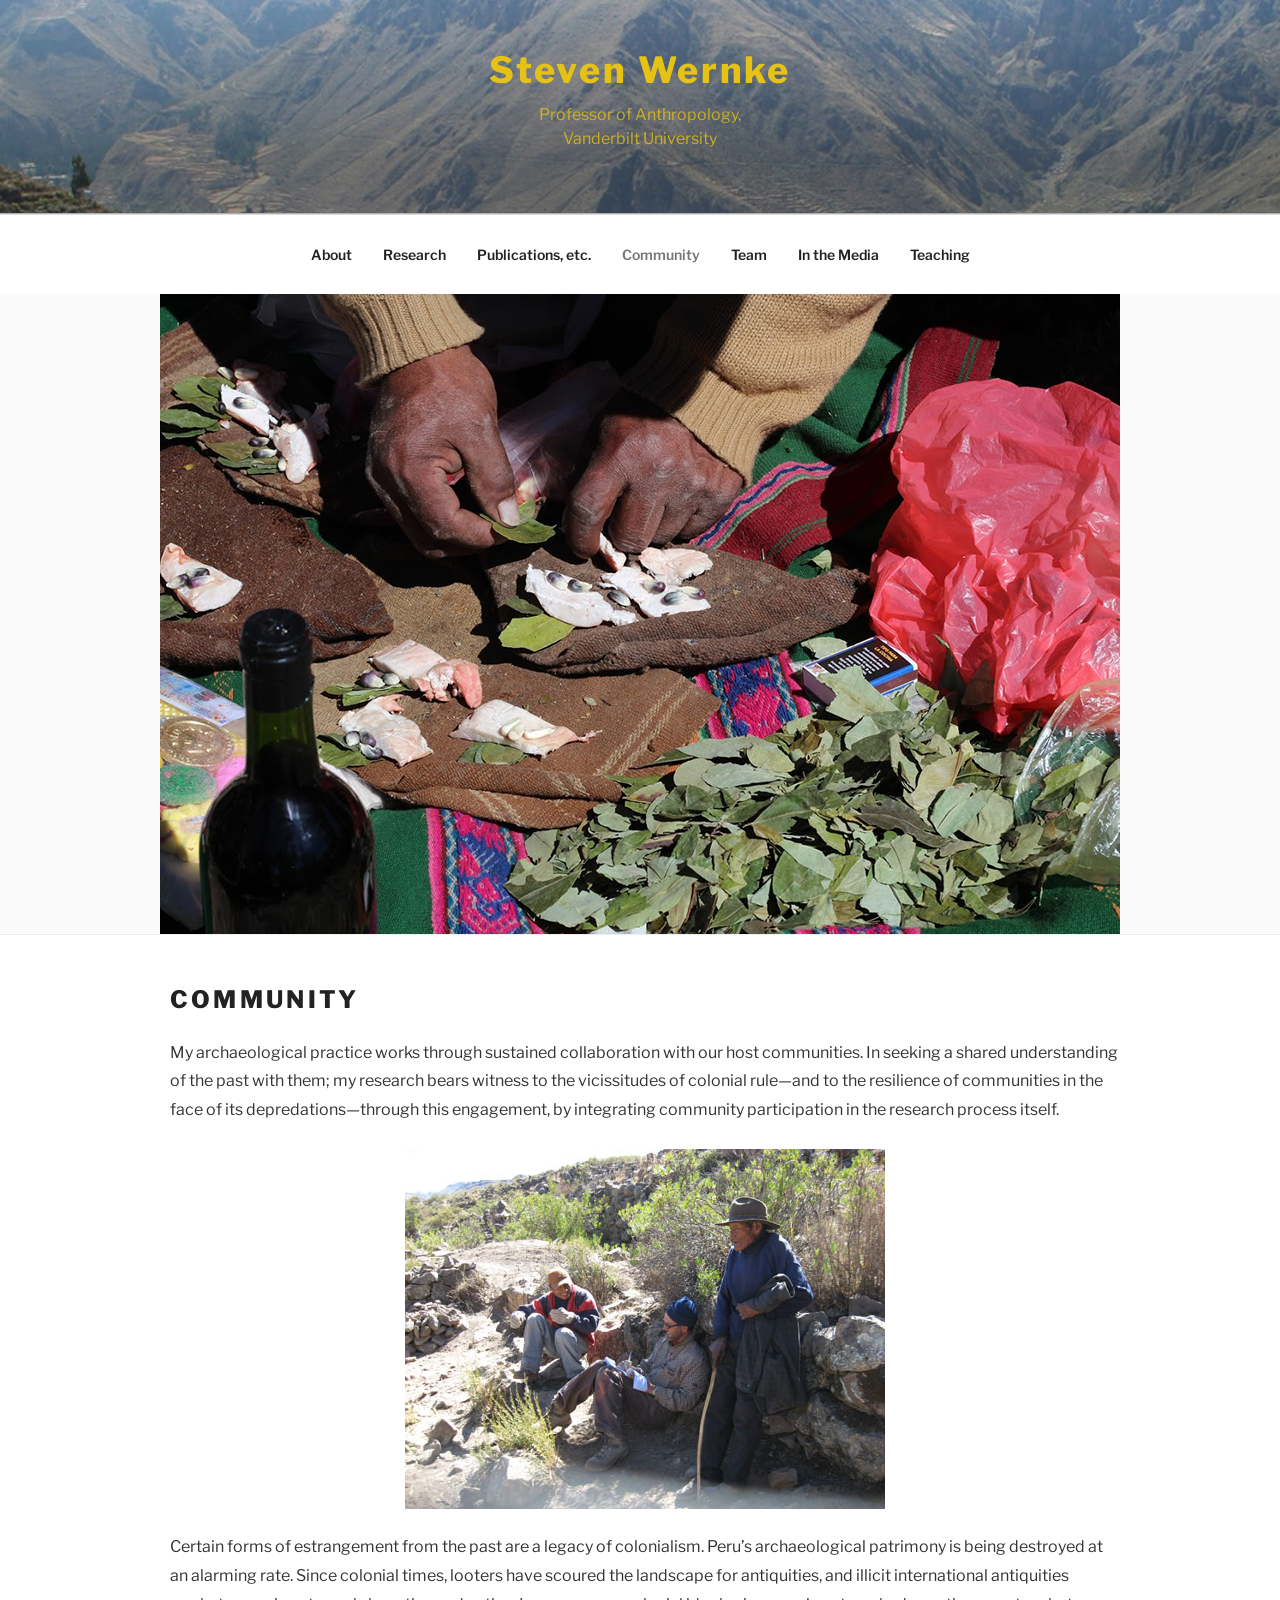
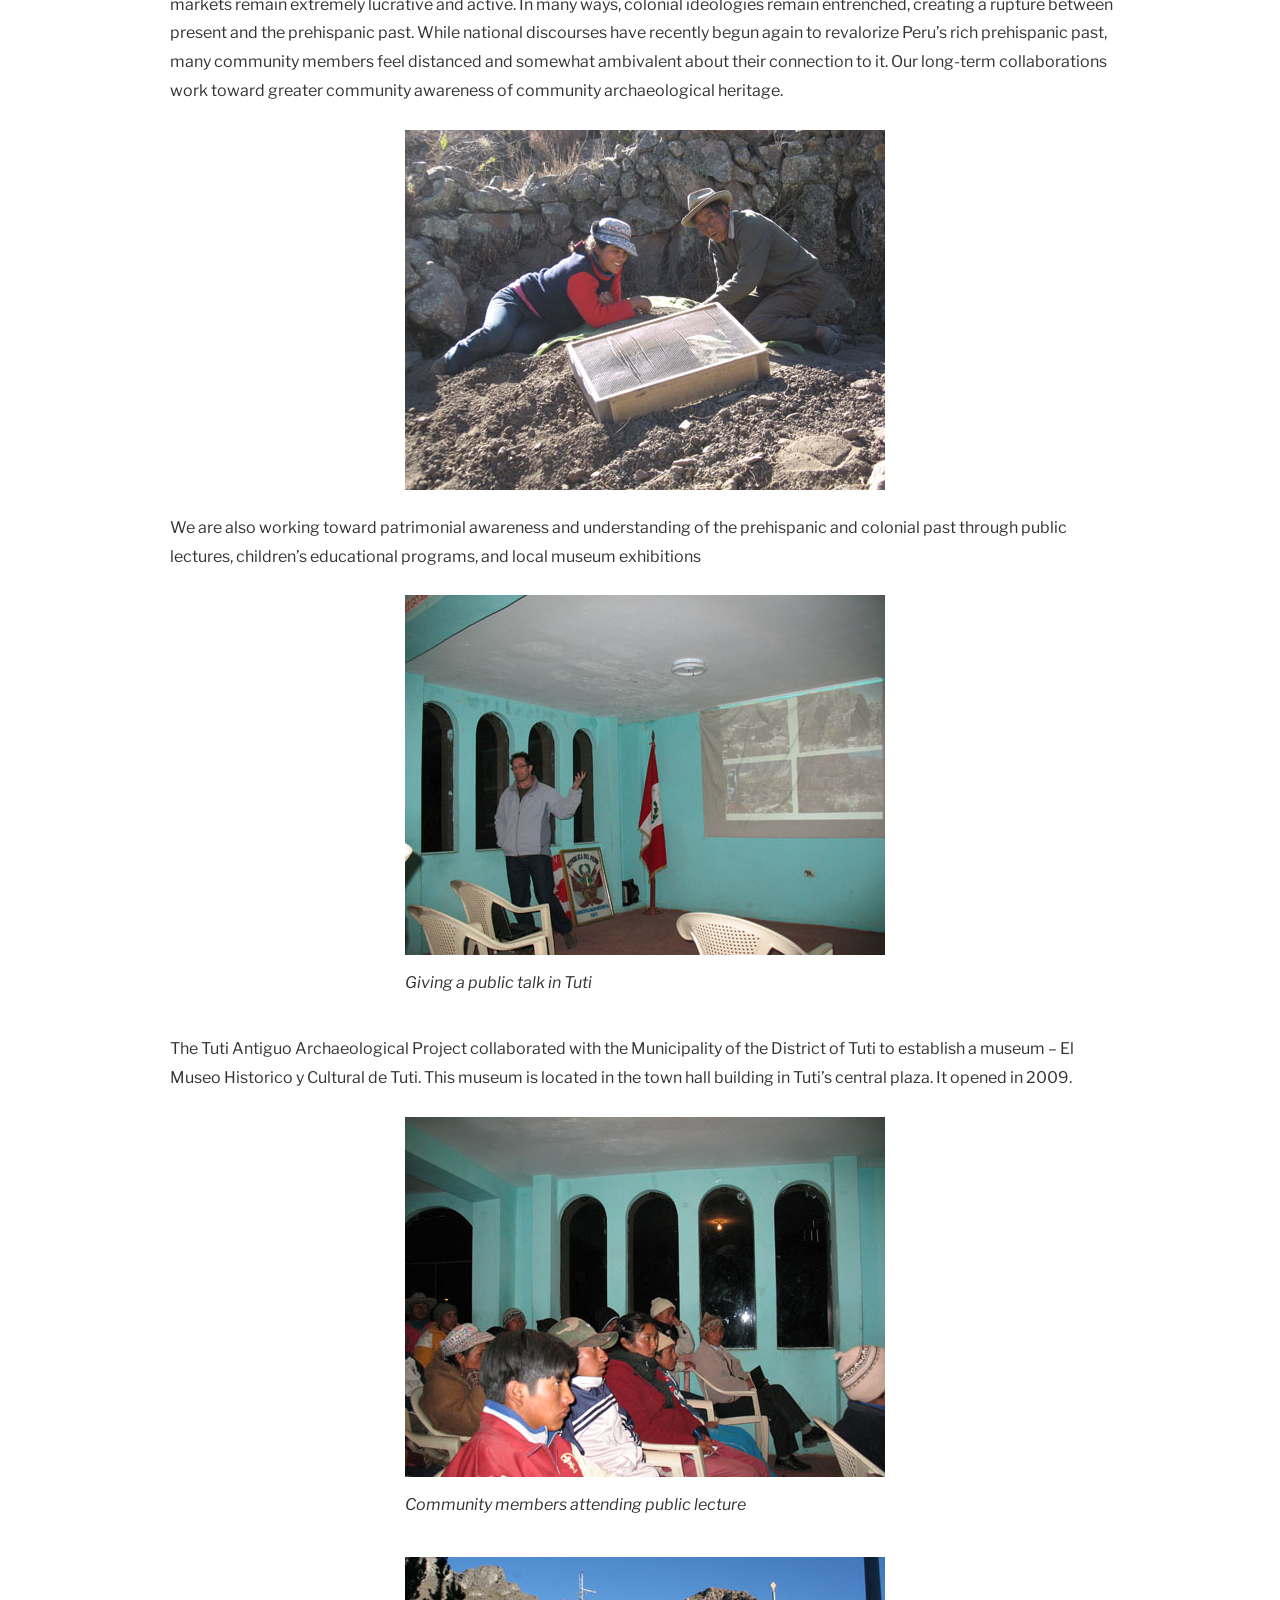
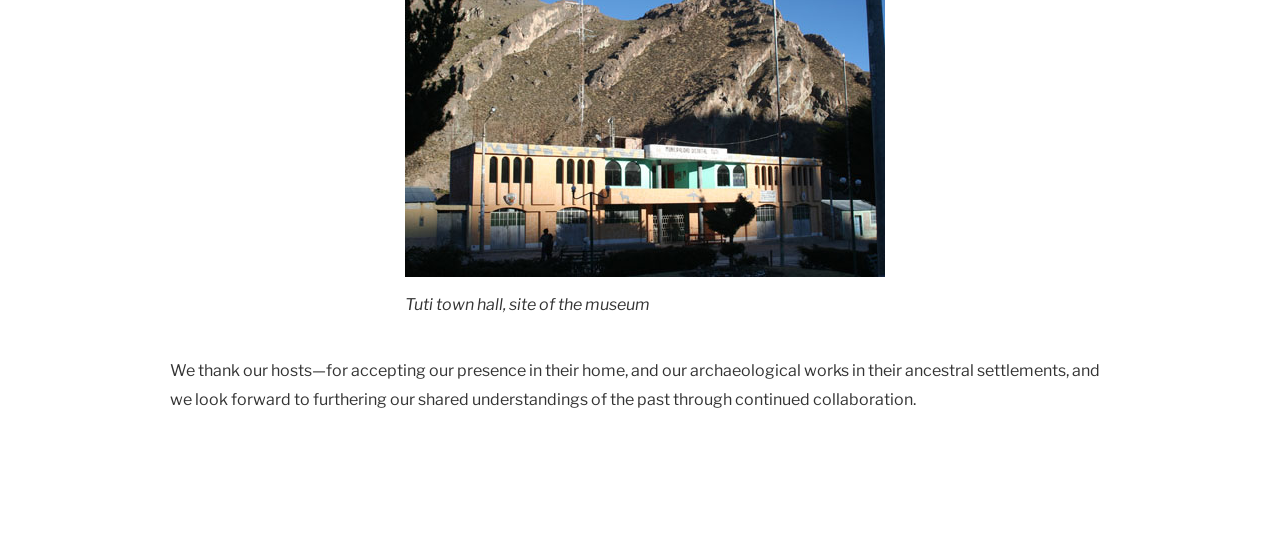
<file: community/index.html>
<!DOCTYPE html>
<html lang="en-US" class="no-js no-svg">
<head>
<meta charset="UTF-8">
<meta name="viewport" content="width=device-width, initial-scale=1.0">
<link rel="profile" href="https://gmpg.org/xfn/11">

<script>
(function(html){html.className = html.className.replace(/\bno-js\b/,'js')})(document.documentElement);
//# sourceURL=twentyseventeen_javascript_detection
</script>
<title>Community &#8211; Steven Wernke</title>
<meta name='robots' content='max-image-preview:large' />
<style id="wp-img-auto-sizes-contain-inline-css">
img:is([sizes=auto i],[sizes^="auto," i]){contain-intrinsic-size:3000px 1500px}
/*# sourceURL=wp-img-auto-sizes-contain-inline-css */
</style>
<style id="wp-block-library-inline-css">
:root{--wp-block-synced-color:#7a00df;--wp-block-synced-color--rgb:122,0,223;--wp-bound-block-color:var(--wp-block-synced-color);--wp-editor-canvas-background:#ddd;--wp-admin-theme-color:#007cba;--wp-admin-theme-color--rgb:0,124,186;--wp-admin-theme-color-darker-10:#006ba1;--wp-admin-theme-color-darker-10--rgb:0,107,160.5;--wp-admin-theme-color-darker-20:#005a87;--wp-admin-theme-color-darker-20--rgb:0,90,135;--wp-admin-border-width-focus:2px}@media (min-resolution:192dpi){:root{--wp-admin-border-width-focus:1.5px}}.wp-element-button{cursor:pointer}:root .has-very-light-gray-background-color{background-color:#eee}:root .has-very-dark-gray-background-color{background-color:#313131}:root .has-very-light-gray-color{color:#eee}:root .has-very-dark-gray-color{color:#313131}:root .has-vivid-green-cyan-to-vivid-cyan-blue-gradient-background{background:linear-gradient(135deg,#00d084,#0693e3)}:root .has-purple-crush-gradient-background{background:linear-gradient(135deg,#34e2e4,#4721fb 50%,#ab1dfe)}:root .has-hazy-dawn-gradient-background{background:linear-gradient(135deg,#faaca8,#dad0ec)}:root .has-subdued-olive-gradient-background{background:linear-gradient(135deg,#fafae1,#67a671)}:root .has-atomic-cream-gradient-background{background:linear-gradient(135deg,#fdd79a,#004a59)}:root .has-nightshade-gradient-background{background:linear-gradient(135deg,#330968,#31cdcf)}:root .has-midnight-gradient-background{background:linear-gradient(135deg,#020381,#2874fc)}:root{--wp--preset--font-size--normal:16px;--wp--preset--font-size--huge:42px}.has-regular-font-size{font-size:1em}.has-larger-font-size{font-size:2.625em}.has-normal-font-size{font-size:var(--wp--preset--font-size--normal)}.has-huge-font-size{font-size:var(--wp--preset--font-size--huge)}:root .has-text-align-center{text-align:center}:root .has-text-align-left{text-align:left}:root .has-text-align-right{text-align:right}.has-fit-text{white-space:nowrap!important}#end-resizable-editor-section{display:none}.aligncenter{clear:both}.items-justified-left{justify-content:flex-start}.items-justified-center{justify-content:center}.items-justified-right{justify-content:flex-end}.items-justified-space-between{justify-content:space-between}.screen-reader-text{word-wrap:normal!important;border:0;clip-path:inset(50%);height:1px;margin:-1px;overflow:hidden;padding:0;position:absolute;width:1px}.screen-reader-text:focus{background-color:#ddd;clip-path:none;color:#444;display:block;font-size:1em;height:auto;left:5px;line-height:normal;padding:15px 23px 14px;text-decoration:none;top:5px;width:auto;z-index:100000}html :where(.has-border-color){border-style:solid}html :where([style*=border-color]){border-style:solid}html :where([style*=border-top-color]){border-top-style:solid}html :where([style*=border-right-color]){border-right-style:solid}html :where([style*=border-bottom-color]){border-bottom-style:solid}html :where([style*=border-left-color]){border-left-style:solid}html :where([style*=border-width]){border-style:solid}html :where([style*=border-top-width]){border-top-style:solid}html :where([style*=border-right-width]){border-right-style:solid}html :where([style*=border-bottom-width]){border-bottom-style:solid}html :where([style*=border-left-width]){border-left-style:solid}html :where(img[class*=wp-image-]){height:auto;max-width:100%}:where(figure){margin:0 0 1em}html :where(.is-position-sticky){--wp-admin--admin-bar--position-offset:var(--wp-admin--admin-bar--height,0px)}@media screen and (max-width:600px){html :where(.is-position-sticky){--wp-admin--admin-bar--position-offset:0px}}

/*# sourceURL=/wp-includes/css/dist/block-library/common.min.css */
</style>
<style id="wp-block-image-inline-css">
.wp-block-image>a,.wp-block-image>figure>a{display:inline-block}.wp-block-image img{box-sizing:border-box;height:auto;max-width:100%;vertical-align:bottom}@media not (prefers-reduced-motion){.wp-block-image img.hide{visibility:hidden}.wp-block-image img.show{animation:show-content-image .4s}}.wp-block-image[style*=border-radius] img,.wp-block-image[style*=border-radius]>a{border-radius:inherit}.wp-block-image.has-custom-border img{box-sizing:border-box}.wp-block-image.aligncenter{text-align:center}.wp-block-image.alignfull>a,.wp-block-image.alignwide>a{width:100%}.wp-block-image.alignfull img,.wp-block-image.alignwide img{height:auto;width:100%}.wp-block-image .aligncenter,.wp-block-image .alignleft,.wp-block-image .alignright,.wp-block-image.aligncenter,.wp-block-image.alignleft,.wp-block-image.alignright{display:table}.wp-block-image .aligncenter>figcaption,.wp-block-image .alignleft>figcaption,.wp-block-image .alignright>figcaption,.wp-block-image.aligncenter>figcaption,.wp-block-image.alignleft>figcaption,.wp-block-image.alignright>figcaption{caption-side:bottom;display:table-caption}.wp-block-image .alignleft{float:left;margin:.5em 1em .5em 0}.wp-block-image .alignright{float:right;margin:.5em 0 .5em 1em}.wp-block-image .aligncenter{margin-left:auto;margin-right:auto}.wp-block-image :where(figcaption){margin-bottom:1em;margin-top:.5em}.wp-block-image.is-style-circle-mask img{border-radius:9999px}@supports ((-webkit-mask-image:none) or (mask-image:none)) or (-webkit-mask-image:none){.wp-block-image.is-style-circle-mask img{border-radius:0;-webkit-mask-image:url('data:image/svg+xml;utf8,<svg viewBox="0 0 100 100" xmlns="http://www.w3.org/2000/svg"><circle cx="50" cy="50" r="50"/></svg>');mask-image:url('data:image/svg+xml;utf8,<svg viewBox="0 0 100 100" xmlns="http://www.w3.org/2000/svg"><circle cx="50" cy="50" r="50"/></svg>');mask-mode:alpha;-webkit-mask-position:center;mask-position:center;-webkit-mask-repeat:no-repeat;mask-repeat:no-repeat;-webkit-mask-size:contain;mask-size:contain}}:root :where(.wp-block-image.is-style-rounded img,.wp-block-image .is-style-rounded img){border-radius:9999px}.wp-block-image figure{margin:0}.wp-lightbox-container{display:flex;flex-direction:column;position:relative}.wp-lightbox-container img{cursor:zoom-in}.wp-lightbox-container img:hover+button{opacity:1}.wp-lightbox-container button{align-items:center;backdrop-filter:blur(16px) saturate(180%);background-color:#5a5a5a40;border:none;border-radius:4px;cursor:zoom-in;display:flex;height:20px;justify-content:center;opacity:0;padding:0;position:absolute;right:16px;text-align:center;top:16px;width:20px;z-index:100}@media not (prefers-reduced-motion){.wp-lightbox-container button{transition:opacity .2s ease}}.wp-lightbox-container button:focus-visible{outline:3px auto #5a5a5a40;outline:3px auto -webkit-focus-ring-color;outline-offset:3px}.wp-lightbox-container button:hover{cursor:pointer;opacity:1}.wp-lightbox-container button:focus{opacity:1}.wp-lightbox-container button:focus,.wp-lightbox-container button:hover,.wp-lightbox-container button:not(:hover):not(:active):not(.has-background){background-color:#5a5a5a40;border:none}.wp-lightbox-overlay{box-sizing:border-box;cursor:zoom-out;height:100vh;left:0;overflow:hidden;position:fixed;top:0;visibility:hidden;width:100%;z-index:100000}.wp-lightbox-overlay .wp-lightbox-close-button{align-items:center;cursor:pointer;display:flex;font-family:inherit;gap:8px;justify-content:center;line-height:1;min-height:40px;min-width:40px;padding:0 4px;position:absolute;right:calc(env(safe-area-inset-right) + 16px);top:calc(env(safe-area-inset-top) + 16px);z-index:5000000}.wp-lightbox-overlay .wp-lightbox-close-button:focus,.wp-lightbox-overlay .wp-lightbox-close-button:hover,.wp-lightbox-overlay .wp-lightbox-close-button:not(:hover):not(:active):not(.has-background){background:none;border:none}.wp-lightbox-overlay .wp-lightbox-close-button:has(.wp-lightbox-close-text:not([hidden])) .wp-lightbox-close-icon svg{height:1em;width:1em}.wp-lightbox-overlay .wp-lightbox-close-icon svg{display:block}.wp-lightbox-overlay .wp-lightbox-navigation-button-next,.wp-lightbox-overlay .wp-lightbox-navigation-button-prev{align-items:center;bottom:16px;cursor:pointer;display:flex;font-family:inherit;gap:4px;justify-content:center;line-height:1;min-height:40px;min-width:40px;padding:0 8px;position:absolute;z-index:2000002}.wp-lightbox-overlay .wp-lightbox-navigation-button-next[hidden],.wp-lightbox-overlay .wp-lightbox-navigation-button-prev[hidden]{display:none}@media (min-width:960px){.wp-lightbox-overlay .wp-lightbox-navigation-button-next,.wp-lightbox-overlay .wp-lightbox-navigation-button-prev{bottom:50%;transform:translateY(-50%)}}.wp-lightbox-overlay .wp-lightbox-navigation-button-next:focus,.wp-lightbox-overlay .wp-lightbox-navigation-button-next:hover,.wp-lightbox-overlay .wp-lightbox-navigation-button-next:not(:hover):not(:active):not(.has-background),.wp-lightbox-overlay .wp-lightbox-navigation-button-prev:focus,.wp-lightbox-overlay .wp-lightbox-navigation-button-prev:hover,.wp-lightbox-overlay .wp-lightbox-navigation-button-prev:not(:hover):not(:active):not(.has-background){background:none;border:none;padding:0 8px}.wp-lightbox-overlay .wp-lightbox-navigation-button-next:has(.wp-lightbox-navigation-text:not([hidden])) .wp-lightbox-navigation-icon svg,.wp-lightbox-overlay .wp-lightbox-navigation-button-prev:has(.wp-lightbox-navigation-text:not([hidden])) .wp-lightbox-navigation-icon svg{display:block;height:1.5em;width:1.5em}.wp-lightbox-overlay .wp-lightbox-navigation-button-prev{left:calc(env(safe-area-inset-left) + 16px)}.wp-lightbox-overlay .wp-lightbox-navigation-button-next{right:calc(env(safe-area-inset-right) + 16px)}.wp-lightbox-overlay .wp-lightbox-navigation-icon svg{vertical-align:middle}.wp-lightbox-overlay .lightbox-image-container{height:var(--wp--lightbox-container-height);left:50%;overflow:hidden;position:absolute;top:50%;transform:translate(-50%,-50%);transform-origin:top left;width:var(--wp--lightbox-container-width);z-index:2000001}.wp-lightbox-overlay .wp-block-image{align-items:center;box-sizing:border-box;display:flex;height:100%;justify-content:center;margin:0;position:relative;transform-origin:0 0;width:100%;z-index:3000000}.wp-lightbox-overlay .wp-block-image img{height:var(--wp--lightbox-image-height);min-height:var(--wp--lightbox-image-height);min-width:var(--wp--lightbox-image-width);width:var(--wp--lightbox-image-width)}.wp-lightbox-overlay .wp-block-image figcaption{display:none}.wp-lightbox-overlay button{background:none;border:none}.wp-lightbox-overlay .scrim{background-color:#fff;height:100%;opacity:.9;position:absolute;width:100%;z-index:2000000}.wp-lightbox-overlay.active{visibility:visible}@media not (prefers-reduced-motion){.wp-lightbox-overlay.active{animation:turn-on-visibility .25s both}.wp-lightbox-overlay.active img{animation:turn-on-visibility .35s both}.wp-lightbox-overlay.show-closing-animation:not(.active){animation:turn-off-visibility .35s both}.wp-lightbox-overlay.show-closing-animation:not(.active) img{animation:turn-off-visibility .25s both}.wp-lightbox-overlay.zoom.active{animation:none;opacity:1;visibility:visible}.wp-lightbox-overlay.zoom.active .lightbox-image-container{animation:lightbox-zoom-in .4s}.wp-lightbox-overlay.zoom.active .lightbox-image-container img{animation:none}.wp-lightbox-overlay.zoom.active .scrim{animation:turn-on-visibility .4s forwards}.wp-lightbox-overlay.zoom.show-closing-animation:not(.active){animation:none}.wp-lightbox-overlay.zoom.show-closing-animation:not(.active) .lightbox-image-container{animation:lightbox-zoom-out .4s}.wp-lightbox-overlay.zoom.show-closing-animation:not(.active) .lightbox-image-container img{animation:none}.wp-lightbox-overlay.zoom.show-closing-animation:not(.active) .scrim{animation:turn-off-visibility .4s forwards}}@keyframes show-content-image{0%{visibility:hidden}99%{visibility:hidden}to{visibility:visible}}@keyframes turn-on-visibility{0%{opacity:0}to{opacity:1}}@keyframes turn-off-visibility{0%{opacity:1;visibility:visible}99%{opacity:0;visibility:visible}to{opacity:0;visibility:hidden}}@keyframes lightbox-zoom-in{0%{transform:translate(calc((-100vw + var(--wp--lightbox-scrollbar-width))/2 + var(--wp--lightbox-initial-left-position)),calc(-50vh + var(--wp--lightbox-initial-top-position))) scale(var(--wp--lightbox-scale))}to{transform:translate(-50%,-50%) scale(1)}}@keyframes lightbox-zoom-out{0%{transform:translate(-50%,-50%) scale(1);visibility:visible}99%{visibility:visible}to{transform:translate(calc((-100vw + var(--wp--lightbox-scrollbar-width))/2 + var(--wp--lightbox-initial-left-position)),calc(-50vh + var(--wp--lightbox-initial-top-position))) scale(var(--wp--lightbox-scale));visibility:hidden}}
/*# sourceURL=/wp-includes/blocks/image/style.min.css */
</style>
<style id="wp-block-paragraph-inline-css">
.is-small-text{font-size:.875em}.is-regular-text{font-size:1em}.is-large-text{font-size:2.25em}.is-larger-text{font-size:3em}.has-drop-cap:not(:focus):first-letter{float:left;font-size:8.4em;font-style:normal;font-weight:100;line-height:.68;margin:.05em .1em 0 0;text-transform:uppercase}body.rtl .has-drop-cap:not(:focus):first-letter{float:none;margin-left:.1em}p.has-drop-cap.has-background{overflow:hidden}:root :where(p.has-background){padding:1.25em 2.375em}:where(p.has-text-color:not(.has-link-color)) a{color:inherit}p.has-text-align-left[style*="writing-mode:vertical-lr"],p.has-text-align-right[style*="writing-mode:vertical-rl"]{rotate:180deg}
/*# sourceURL=/wp-includes/blocks/paragraph/style.min.css */
</style>

<style id="classic-theme-styles-inline-css">
/*! This file is auto-generated */
.wp-block-button__link{color:#fff;background-color:#32373c;border-radius:9999px;box-shadow:none;text-decoration:none;padding:calc(.667em + 2px) calc(1.333em + 2px);font-size:1.125em}.wp-block-file__button{background:#32373c;color:#fff;text-decoration:none}
/*# sourceURL=/wp-includes/css/classic-themes.min.css */
</style>

<style id="global-styles-inline-css">
:root{--wp--preset--aspect-ratio--square: 1;--wp--preset--aspect-ratio--4-3: 4/3;--wp--preset--aspect-ratio--3-4: 3/4;--wp--preset--aspect-ratio--3-2: 3/2;--wp--preset--aspect-ratio--2-3: 2/3;--wp--preset--aspect-ratio--16-9: 16/9;--wp--preset--aspect-ratio--9-16: 9/16;--wp--preset--color--black: #000000;--wp--preset--color--cyan-bluish-gray: #abb8c3;--wp--preset--color--white: #ffffff;--wp--preset--color--pale-pink: #f78da7;--wp--preset--color--vivid-red: #cf2e2e;--wp--preset--color--luminous-vivid-orange: #ff6900;--wp--preset--color--luminous-vivid-amber: #fcb900;--wp--preset--color--light-green-cyan: #7bdcb5;--wp--preset--color--vivid-green-cyan: #00d084;--wp--preset--color--pale-cyan-blue: #8ed1fc;--wp--preset--color--vivid-cyan-blue: #0693e3;--wp--preset--color--vivid-purple: #9b51e0;--wp--preset--gradient--vivid-cyan-blue-to-vivid-purple: linear-gradient(135deg,rgb(6,147,227) 0%,rgb(155,81,224) 100%);--wp--preset--gradient--light-green-cyan-to-vivid-green-cyan: linear-gradient(135deg,rgb(122,220,180) 0%,rgb(0,208,130) 100%);--wp--preset--gradient--luminous-vivid-amber-to-luminous-vivid-orange: linear-gradient(135deg,rgb(252,185,0) 0%,rgb(255,105,0) 100%);--wp--preset--gradient--luminous-vivid-orange-to-vivid-red: linear-gradient(135deg,rgb(255,105,0) 0%,rgb(207,46,46) 100%);--wp--preset--gradient--very-light-gray-to-cyan-bluish-gray: linear-gradient(135deg,rgb(238,238,238) 0%,rgb(169,184,195) 100%);--wp--preset--gradient--cool-to-warm-spectrum: linear-gradient(135deg,rgb(74,234,220) 0%,rgb(151,120,209) 20%,rgb(207,42,186) 40%,rgb(238,44,130) 60%,rgb(251,105,98) 80%,rgb(254,248,76) 100%);--wp--preset--gradient--blush-light-purple: linear-gradient(135deg,rgb(255,206,236) 0%,rgb(152,150,240) 100%);--wp--preset--gradient--blush-bordeaux: linear-gradient(135deg,rgb(254,205,165) 0%,rgb(254,45,45) 50%,rgb(107,0,62) 100%);--wp--preset--gradient--luminous-dusk: linear-gradient(135deg,rgb(255,203,112) 0%,rgb(199,81,192) 50%,rgb(65,88,208) 100%);--wp--preset--gradient--pale-ocean: linear-gradient(135deg,rgb(255,245,203) 0%,rgb(182,227,212) 50%,rgb(51,167,181) 100%);--wp--preset--gradient--electric-grass: linear-gradient(135deg,rgb(202,248,128) 0%,rgb(113,206,126) 100%);--wp--preset--gradient--midnight: linear-gradient(135deg,rgb(2,3,129) 0%,rgb(40,116,252) 100%);--wp--preset--font-size--small: 13px;--wp--preset--font-size--medium: 20px;--wp--preset--font-size--large: 36px;--wp--preset--font-size--x-large: 42px;--wp--preset--spacing--20: 0.44rem;--wp--preset--spacing--30: 0.67rem;--wp--preset--spacing--40: 1rem;--wp--preset--spacing--50: 1.5rem;--wp--preset--spacing--60: 2.25rem;--wp--preset--spacing--70: 3.38rem;--wp--preset--spacing--80: 5.06rem;--wp--preset--shadow--natural: 6px 6px 9px rgba(0, 0, 0, 0.2);--wp--preset--shadow--deep: 12px 12px 50px rgba(0, 0, 0, 0.4);--wp--preset--shadow--sharp: 6px 6px 0px rgba(0, 0, 0, 0.2);--wp--preset--shadow--outlined: 6px 6px 0px -3px rgb(255, 255, 255), 6px 6px rgb(0, 0, 0);--wp--preset--shadow--crisp: 6px 6px 0px rgb(0, 0, 0);}:where(body) { margin: 0; }:where(.is-layout-flex){gap: 0.5em;}:where(.is-layout-grid){gap: 0.5em;}body .is-layout-flex{display: flex;}.is-layout-flex{flex-wrap: wrap;align-items: center;}.is-layout-flex > :is(*, div){margin: 0;}body .is-layout-grid{display: grid;}.is-layout-grid > :is(*, div){margin: 0;}body{padding-top: 0px;padding-right: 0px;padding-bottom: 0px;padding-left: 0px;}:root :where(.wp-element-button, .wp-block-button__link){background-color: #32373c;border-width: 0;color: #fff;font-family: inherit;font-size: inherit;font-style: inherit;font-weight: inherit;letter-spacing: inherit;line-height: inherit;padding-top: calc(0.667em + 2px);padding-right: calc(1.333em + 2px);padding-bottom: calc(0.667em + 2px);padding-left: calc(1.333em + 2px);text-decoration: none;text-transform: inherit;}.has-black-color{color: var(--wp--preset--color--black) !important;}.has-cyan-bluish-gray-color{color: var(--wp--preset--color--cyan-bluish-gray) !important;}.has-white-color{color: var(--wp--preset--color--white) !important;}.has-pale-pink-color{color: var(--wp--preset--color--pale-pink) !important;}.has-vivid-red-color{color: var(--wp--preset--color--vivid-red) !important;}.has-luminous-vivid-orange-color{color: var(--wp--preset--color--luminous-vivid-orange) !important;}.has-luminous-vivid-amber-color{color: var(--wp--preset--color--luminous-vivid-amber) !important;}.has-light-green-cyan-color{color: var(--wp--preset--color--light-green-cyan) !important;}.has-vivid-green-cyan-color{color: var(--wp--preset--color--vivid-green-cyan) !important;}.has-pale-cyan-blue-color{color: var(--wp--preset--color--pale-cyan-blue) !important;}.has-vivid-cyan-blue-color{color: var(--wp--preset--color--vivid-cyan-blue) !important;}.has-vivid-purple-color{color: var(--wp--preset--color--vivid-purple) !important;}.has-black-background-color{background-color: var(--wp--preset--color--black) !important;}.has-cyan-bluish-gray-background-color{background-color: var(--wp--preset--color--cyan-bluish-gray) !important;}.has-white-background-color{background-color: var(--wp--preset--color--white) !important;}.has-pale-pink-background-color{background-color: var(--wp--preset--color--pale-pink) !important;}.has-vivid-red-background-color{background-color: var(--wp--preset--color--vivid-red) !important;}.has-luminous-vivid-orange-background-color{background-color: var(--wp--preset--color--luminous-vivid-orange) !important;}.has-luminous-vivid-amber-background-color{background-color: var(--wp--preset--color--luminous-vivid-amber) !important;}.has-light-green-cyan-background-color{background-color: var(--wp--preset--color--light-green-cyan) !important;}.has-vivid-green-cyan-background-color{background-color: var(--wp--preset--color--vivid-green-cyan) !important;}.has-pale-cyan-blue-background-color{background-color: var(--wp--preset--color--pale-cyan-blue) !important;}.has-vivid-cyan-blue-background-color{background-color: var(--wp--preset--color--vivid-cyan-blue) !important;}.has-vivid-purple-background-color{background-color: var(--wp--preset--color--vivid-purple) !important;}.has-black-border-color{border-color: var(--wp--preset--color--black) !important;}.has-cyan-bluish-gray-border-color{border-color: var(--wp--preset--color--cyan-bluish-gray) !important;}.has-white-border-color{border-color: var(--wp--preset--color--white) !important;}.has-pale-pink-border-color{border-color: var(--wp--preset--color--pale-pink) !important;}.has-vivid-red-border-color{border-color: var(--wp--preset--color--vivid-red) !important;}.has-luminous-vivid-orange-border-color{border-color: var(--wp--preset--color--luminous-vivid-orange) !important;}.has-luminous-vivid-amber-border-color{border-color: var(--wp--preset--color--luminous-vivid-amber) !important;}.has-light-green-cyan-border-color{border-color: var(--wp--preset--color--light-green-cyan) !important;}.has-vivid-green-cyan-border-color{border-color: var(--wp--preset--color--vivid-green-cyan) !important;}.has-pale-cyan-blue-border-color{border-color: var(--wp--preset--color--pale-cyan-blue) !important;}.has-vivid-cyan-blue-border-color{border-color: var(--wp--preset--color--vivid-cyan-blue) !important;}.has-vivid-purple-border-color{border-color: var(--wp--preset--color--vivid-purple) !important;}.has-vivid-cyan-blue-to-vivid-purple-gradient-background{background: var(--wp--preset--gradient--vivid-cyan-blue-to-vivid-purple) !important;}.has-light-green-cyan-to-vivid-green-cyan-gradient-background{background: var(--wp--preset--gradient--light-green-cyan-to-vivid-green-cyan) !important;}.has-luminous-vivid-amber-to-luminous-vivid-orange-gradient-background{background: var(--wp--preset--gradient--luminous-vivid-amber-to-luminous-vivid-orange) !important;}.has-luminous-vivid-orange-to-vivid-red-gradient-background{background: var(--wp--preset--gradient--luminous-vivid-orange-to-vivid-red) !important;}.has-very-light-gray-to-cyan-bluish-gray-gradient-background{background: var(--wp--preset--gradient--very-light-gray-to-cyan-bluish-gray) !important;}.has-cool-to-warm-spectrum-gradient-background{background: var(--wp--preset--gradient--cool-to-warm-spectrum) !important;}.has-blush-light-purple-gradient-background{background: var(--wp--preset--gradient--blush-light-purple) !important;}.has-blush-bordeaux-gradient-background{background: var(--wp--preset--gradient--blush-bordeaux) !important;}.has-luminous-dusk-gradient-background{background: var(--wp--preset--gradient--luminous-dusk) !important;}.has-pale-ocean-gradient-background{background: var(--wp--preset--gradient--pale-ocean) !important;}.has-electric-grass-gradient-background{background: var(--wp--preset--gradient--electric-grass) !important;}.has-midnight-gradient-background{background: var(--wp--preset--gradient--midnight) !important;}.has-small-font-size{font-size: var(--wp--preset--font-size--small) !important;}.has-medium-font-size{font-size: var(--wp--preset--font-size--medium) !important;}.has-large-font-size{font-size: var(--wp--preset--font-size--large) !important;}.has-x-large-font-size{font-size: var(--wp--preset--font-size--x-large) !important;}
/*# sourceURL=global-styles-inline-css */
</style>

<style id="nfd-wonder-blocks-utilities-inline-css">
.nfd-relative{position:relative!important}.-nfd-bottom-1{bottom:-.25rem!important}.-nfd-top-0\.5{top:-.125rem!important}.-nfd-top-1{top:-.25rem!important}.nfd-top-10{top:2.5rem!important}.nfd-col-start-1{grid-column-start:1!important}.nfd-col-start-2{grid-column-start:2!important}.nfd-col-start-3{grid-column-start:3!important}.nfd-col-start-4{grid-column-start:4!important}.nfd-col-start-5{grid-column-start:5!important}.nfd-col-start-6{grid-column-start:6!important}.nfd-col-start-7{grid-column-start:7!important}.nfd-col-end-10{grid-column-end:10!important}.nfd-col-end-11{grid-column-end:11!important}.nfd-col-end-12{grid-column-end:12!important}.nfd-col-end-13{grid-column-end:13!important}.nfd-col-end-7{grid-column-end:7!important}.nfd-col-end-8{grid-column-end:8!important}.nfd-col-end-9{grid-column-end:9!important}.nfd-row-start-1{grid-row-start:1!important}.-nfd-mx-2:not([style*=margin]){margin-left:-.5rem!important;margin-right:-.5rem!important}.nfd-my-0:not([style*=margin]){margin-bottom:0!important;margin-top:0!important}.nfd-mb-8:not([style*=margin]){margin-bottom:2rem!important}.nfd-mt-2:not([style*=margin]){margin-top:.5rem!important}.nfd-mt-8:not([style*=margin]){margin-top:2rem!important}.nfd-mt-\[-100px\]:not([style*=margin]){margin-top:-100px!important}.nfd-grid{display:grid!important}.nfd-h-full{height:100%!important}.nfd-w-full{width:100%!important}.nfd-shrink-0{flex-shrink:0!important}.nfd-grow{flex-grow:1!important}.nfd-grid-cols-11{grid-template-columns:repeat(11,minmax(0,1fr))!important}.nfd-grid-cols-12{grid-template-columns:repeat(12,minmax(0,1fr))!important}.nfd-grid-cols-2{grid-template-columns:repeat(2,minmax(0,1fr))!important}.nfd-grid-rows-1{grid-template-rows:repeat(1,minmax(0,1fr))!important}.nfd-items-center{align-items:center!important}.nfd-gap-y-10{row-gap:2.5rem!important}.nfd-overflow-hidden{overflow:hidden!important}.nfd-border-b{border-bottom-width:1px!important}.nfd-border-dashed{border-style:dashed!important}.nfd-p-0:not([style*=padding]){padding:0!important}.nfd-p-10:not([style*=padding]){padding:2.5rem!important}.nfd-p-2:not([style*=padding]){padding:.5rem!important}.nfd-p-4:not([style*=padding]){padding:1rem!important}.nfd-p-8:not([style*=padding]){padding:2rem!important}.nfd-px-0:not([style*=padding]){padding-left:0!important;padding-right:0!important}.nfd-px-4:not([style*=padding]){padding-left:1rem!important;padding-right:1rem!important}.nfd-px-8:not([style*=padding]){padding-left:2rem!important;padding-right:2rem!important}.nfd-py-0:not([style*=padding]){padding-bottom:0!important;padding-top:0!important}.nfd-py-4:not([style*=padding]){padding-bottom:1rem!important;padding-top:1rem!important}.nfd-py-5:not([style*=padding]){padding-bottom:1.25rem!important;padding-top:1.25rem!important}.nfd-pt-0:not([style*=padding]){padding-top:0!important}.nfd-text-left{text-align:left!important}.nfd-wc-products{self-align:flex-start!important;flex-grow:0!important}.nfd-wc-products>ul{row-gap:calc(var(--wndb--gap--2xl)*var(--wndb--gap--scale-factor))!important}.nfd-wc-products .wc-block-grid__product-image{overflow:hidden!important}.nfd-wc-products .wc-block-grid__product-image img{transition:transform .6s ease-in-out!important}.nfd-wc-products .wc-block-grid__product-image img:hover{transform:scale(1.1)!important}.nfd-wc-products .wc-block-components-product-sale-badge{backdrop-filter:blur(4px)!important;background:hsla(0,0%,100%,.5)!important;border:1px solid hsla(0,0%,100%,.2)!important;border-radius:999px!important;font-size:.8125rem!important;font-weight:700!important;margin:6px!important;padding:4px 12px!important}.nfd-wc-products .wc-block-components-product-sale-badge>span{background:transparent!important}.nfd-wc-products .wc-block-components-product-price{color:inherit!important}.nfd-wc-search .wp-block-search__inside-wrapper{background-color:var(--wndb--color--borders)!important;border:2px solid var(--wndb--color--subtle)!important;border-radius:999px!important;max-width:100%!important;padding:0!important;width:25rem!important}.nfd-wc-search .wp-block-search__inside-wrapper input[type=search]{background:none!important;border:none!important;border-bottom-left-radius:999px!important;border-top-left-radius:999px!important;color:var(--wndb--color--text--contrast)!important;font-size:1.25rem!important;font-weight:500!important;min-height:3.75rem!important;padding-inline:24px!important}.nfd-wc-search .wp-block-search__inside-wrapper:has(button:focus),.nfd-wc-search .wp-block-search__inside-wrapper:has(input[type=search]:focus){outline:2px solid var(--wndb--color--text--contrast)!important;outline-offset:2px!important}.nfd-wc-search .wp-block-search__button{aspect-ratio:1/1!important;background:var(--wndb-gray-800)!important;border-radius:999px!important;height:100%!important;margin-left:0!important;margin-right:2px!important;margin-top:2px!important}.nfd-wc-search .wp-block-search__button:focus,.nfd-wc-search .wp-block-search__button:hover{background:var(--wndb-gray-900)!important;filter:none!important;outline:2px solid var(--wndb-gray-900)!important;outline-offset:2px!important}.nfd-wc-search .wp-block-search__inside-wrapper input[type=search]::-moz-placeholder{color:var(--wndb--color--text--faded)!important}.nfd-wc-search .wp-block-search__inside-wrapper input[type=search]::placeholder{color:var(--wndb--color--text--faded)!important}.nfd-commerce-icons{align-items:center!important;display:flex!important;flex-direction:row!important;gap:8px!important}.nfd-commerce-icons .wc-block-cart-link__text{display:none!important}.nfd-commerce-icons .wp-block-search__button svg,.nfd-commerce-icons svg.wc-block-customer-account__account-icon,.nfd-commerce-icons svg.wc-block-mini-cart__icon{height:28px!important;width:28px!important}.nfd-commerce-icons .wp-block-search__button-only .wp-block-search__button.has-icon{align-items:center!important;background:none!important;color:currentcolor!important;display:flex!important;padding:0!important}.nfd-commerce-icons .wp-block-search__button-only .wp-block-search__input{margin-right:.5em!important}.nfd-commerce-icons .wp-block-woocommerce-customer-account a{padding:0!important}:root{--wndb-mask-color:rgba(0,0,0,.15);--wndb-mask-position:50% 50% at 50% 20%;--wndb-mask-opacity:0.35}[class*=nfd-bg-effect]{isolation:isolate!important;position:relative!important}[class*=nfd-wb-header] [class*=nfd-bg-effect]{z-index:1!important}.has-modal-open [class*=nfd-bg-effect]{isolation:unset!important}.nfd-bg-effect-position-center{--wndb-mask-position:50% 50% at 50% 50%}[class*=nfd-bg-effect]:after{content:""!important;inset:0!important;-webkit-mask-image:radial-gradient(ellipse var(--wndb-mask-position),#000 70%,rgba(0,0,0,.3) 100%)!important;mask-image:radial-gradient(ellipse var(--wndb-mask-position),#000 70%,rgba(0,0,0,.3) 100%)!important;opacity:var(--wndb-mask-opacity)!important;pointer-events:none!important;position:absolute!important;z-index:-1!important}.nfd-bg-effect-dots:after{--wndb-mask-opacity:1;background:radial-gradient(var(--wndb-mask-color) 1px,transparent 1px)!important;background-size:20px 20px!important}.nfd-bg-effect-grid:after{background-image:linear-gradient(to right,var(--wndb-mask-color) 1px,transparent 1px),linear-gradient(to bottom,var(--wndb-mask-color) 1px,transparent 1px)!important;background-size:50px 50px!important}.nfd-bg-effect-grid-perspective{perspective:1000px!important}.has-modal-open .nfd-bg-effect-grid-perspective{perspective:unset!important}.nfd-bg-effect-grid-perspective:after{--wndb-mask-opacity:0.6;background-size:100px 100px!important;transform:rotateX(-60deg) translateZ(0)!important;transform-origin:top!important;transform-style:preserve-3d!important}.nfd-bg-effect-grid-2:after,.nfd-bg-effect-grid-perspective:after{background-image:linear-gradient(to right,var(--wndb-mask-color) 1px,transparent 1px),linear-gradient(to bottom,var(--wndb-mask-color) 1px,transparent 1px)!important}.nfd-bg-effect-grid-2:after{background-size:14px 32px!important}.nfd-bg-effect-grid-3{overflow:hidden!important}.nfd-bg-effect-grid-3:after{background-image:linear-gradient(to right,var(--wndb-mask-color) 1px,transparent 1px),linear-gradient(to bottom,var(--wndb-mask-color) 1px,transparent 1px)!important;background-size:32px 80px!important;right:-40%!important;top:-20%!important;transform:scale(1.5) skew(-30deg,30deg)!important}.nfd-bg-effect-lines:after{--wndb-mask-opacity:0.4;background-image:linear-gradient(to right,var(--wndb-mask-color) 1px,transparent 1px)!important;background-size:48px!important}.nfd-bg-effect-lines-2{--wndb-mask-opacity:0.45;overflow:hidden!important;perspective:1000px!important}.has-modal-open .nfd-bg-effect-lines-2{perspective:unset!important}.nfd-bg-effect-lines-2:after{background-image:linear-gradient(to right,var(--wndb-mask-color) 1px,transparent 1px)!important;background-size:30px!important;right:-40%!important;top:-20%!important;transform:rotateX(-45deg) skew(-16deg) translateZ(0)!important;transform-origin:right!important;transform-style:preserve-3d!important}.nfd-mask-opacity-0:after{--wndb-mask-opacity:0.8}:where(:root){--wndb--max-w--prose:min(65ch,1100px)}.nfd-max-w-prose:not(.nfd-max-w-full),:where(.nfd-text-balance:not(.nfd-max-w-full)){max-width:var(--wndb--max-w--prose)!important}.nfd-max-w-prose:not(.nfd-max-w-full).has-text-align-center,:where(.nfd-text-balance:not(.nfd-max-w-full)).has-text-align-center{margin-inline:auto!important}.nfd-max-w-prose:not(.nfd-max-w-full).has-text-align-right,:where(.nfd-text-balance:not(.nfd-max-w-full)).has-text-align-right{margin-inline-start:auto!important}:where(.nfd-text-balance){text-wrap:balance!important}.nfd-text-balance>h1,.nfd-text-balance>h2,.nfd-text-balance>h3,.nfd-text-balance>h4,.nfd-text-balance>p{text-wrap:balance!important}.nfd-text-pretty,.nfd-text-pretty>h1,.nfd-text-pretty>h2,.nfd-text-pretty>h3,.nfd-text-pretty>h4,.nfd-text-pretty>p{text-wrap:pretty!important}.wp-block-image figcaption{font-weight:400!important;margin-inline:auto!important;max-width:64ch!important;padding-block-start:.5em!important;text-wrap:balance!important}.wp-block-quote>.nfd-text-pretty{font-weight:550;margin-block:.25em}:where(:root){--wndb--text-scale-factor:1;--wndb--text--xs:0.75rem;--wndb--text--sm:0.875rem;--wndb--text--base:1rem;--wndb--text--md:1.125rem;--wndb--text--lg:1.5rem;--wndb--text--xl:2.375rem;--wndb--text--huge:clamp(2.75rem,1.4688rem + 2.5vw,3.5rem);--wndb--text-giga:clamp(3.25rem,2.546875rem + 2.25vw,4.375rem)}.nfd-text-xs:not([class*=font-size]):not([style*=font-size]){font-size:calc(var(--wndb--text--xs)*var(--wndb--text-scale-factor))!important}.nfd-text-xs:not([style*=letter-spacing]){letter-spacing:.05em!important}.nfd-text-sm:not([class*=font-size]):not([style*=font-size]){font-size:calc(var(--wndb--text--sm)*var(--wndb--text-scale-factor))!important}.nfd-text-base:not([class*=font-size]):not([style*=font-size]){font-size:calc(var(--wndb--text--base)*var(--wndb--text-scale-factor))!important}.nfd-text-md:not([class*=font-size]):not([style*=font-size]){font-size:calc(var(--wndb--text--md)*var(--wndb--text-scale-factor))!important}.nfd-text-base:not([style*=line-height]),.nfd-text-md:not([style*=line-height]){line-height:1.6!important}.nfd-text-lg:not([class*=font-size]):not([style*=font-size]){font-size:calc(var(--wndb--text--lg)*var(--wndb--text-scale-factor))!important}.nfd-text-lg:not([style*=line-height]){line-height:1.4!important}.nfd-text-lg:not([style*=letter-spacing]){letter-spacing:0!important}.nfd-text-lg:not([style*=font-weight]){font-weight:500!important}.nfd-text-xl:not([class*=font-size]):not([style*=font-size]){font-size:var(--wndb--text--xl)!important}.nfd-text-xl:not([style*=line-height]){line-height:1.25!important}.nfd-text-xl:not([style*=letter-spacing]){letter-spacing:-.01em!important}.nfd-text-xl:not([style*=font-weight]){font-weight:500!important}:where(.nfd-text-huge:not([class*=font-size]):not([style*=font-size])){font-size:calc(var(--wndb--text--huge)*var(--wndb--text-scale-factor))!important;max-width:var(--wndb--max-w--prose)!important;text-wrap:balance!important}:where(.nfd-text-huge:not([class*=font-size]):not([style*=font-size]).nfd-max-w-container){max-width:var(--wndb--container)!important}:where(.nfd-text-giga:not([class*=font-size]):not([style*=font-size])).has-text-align-center,:where(.nfd-text-huge:not([class*=font-size]):not([style*=font-size])).has-text-align-center{margin-inline:auto!important}:where(.nfd-text-giga:not([class*=font-size]):not([style*=font-size])).has-text-align-right,:where(.nfd-text-huge:not([class*=font-size]):not([style*=font-size])).has-text-align-right{margin-inline-start:auto!important}.nfd-text-huge:not([style*=line-height]){line-height:1.1!important}.nfd-text-huge:not([style*=letter-spacing]){letter-spacing:-.025em!important}.nfd-text-huge:not([style*=font-weight]){font-weight:500!important}:where(.nfd-text-giga:not([class*=font-size]):not([style*=font-size])){font-size:calc(var(--wndb--text-giga)*var(--wndb--text-scale-factor))!important;max-width:var(--wndb--max-w--prose)!important;text-wrap:balance!important}:where(.nfd-text-giga:not([class*=font-size]):not([style*=font-size]).nfd-max-w-container){max-width:var(--wndb--container)!important}.nfd-text-giga:not([style*=line-height]){line-height:1.1!important}.nfd-text-giga:not([style*=letter-spacing]){letter-spacing:-.04em!important}.nfd-text-giga:not([style*=font-weight]){font-weight:500!important}:root{--nfd-wb-anim-transition-duration:1400ms;--nfd-wb-anim-transition-delay:50ms;--nfd-wb-anim-transition-easing-function:cubic-bezier(0.4,1,0.65,1);--nfd-wb-anim-transition:all var(--nfd-wb-anim-transition-duration) var(--nfd-wb-anim-transition-easing-function) var(--nfd-wb-anim-transition-delay)}@media (prefers-reduced-motion:reduce){.nfd-wb-animate{transition:none!important}.nfd-wb-twist-in,[class*=nfd-wb-]{clip-path:none!important;opacity:1!important;transform:none!important}}@media (max-width:782px){body:not(.nfd-wb-editor-animations) .nfd-wb-animate{transition:none!important}body:not(.nfd-wb-editor-animations) .nfd-wb-twist-in,body:not(.nfd-wb-editor-animations) [class*=nfd-wb-]{clip-path:none!important;opacity:1!important;transform:none!important}}.nfd-wb-animate[data-replay-animation]{transition:none!important}[class*=nfd-wb-fade-in]{--nfd-wb-anim-transition:opacity var(--nfd-wb-anim-transition-duration) var(--nfd-wb-anim-transition-easing-function) var(--nfd-wb-anim-transition-delay),transform var(--nfd-wb-anim-transition-duration) var(--nfd-wb-anim-transition-easing-function) var(--nfd-wb-anim-transition-delay);transition:var(--nfd-wb-anim-transition)}.nfd-wb-fade-in-bottom{--nfd-wb-anim-transition-duration:1200ms;opacity:0;transform:translate3d(0,90px,0);transition:var(--nfd-wb-anim-transition)}.nfd-wb-fade-in-bottom-short{transform:translate3d(0,32px,0)}.nfd-wb-fade-in-bottom-short,.nfd-wb-fade-in-top-short{--nfd-wb-anim-transition-duration:600ms;opacity:0;transition:var(--nfd-wb-anim-transition)}.nfd-wb-fade-in-top-short{transform:translate3d(0,-32px,0)}.nfd-wb-fade-in-left-short{transform:translate3d(-32px,0,0)}.nfd-wb-fade-in-left-short,.nfd-wb-fade-in-right-short{--nfd-wb-anim-transition-duration:600ms;opacity:0;transition:var(--nfd-wb-anim-transition)}.nfd-wb-fade-in-right-short{transform:translate3d(32px,0,0)}.nfd-wb-animated-in:not([data-replay-animation])[class*=nfd-wb-fade-in]{opacity:1;transform:translateZ(0)}.nfd-wb-zoom-in{--nfd-wb-anim-transition-duration:1200ms;--nfd-wb-anim-transition:opacity var(--nfd-wb-anim-transition-duration) var(--nfd-wb-anim-transition-easing-function) var(--nfd-wb-anim-transition-delay),transform var(--nfd-wb-anim-transition-duration) var(--nfd-wb-anim-transition-easing-function) var(--nfd-wb-anim-transition-delay);transform:scale3d(.4,.4,.4)}.nfd-wb-zoom-in,.nfd-wb-zoom-in-short{opacity:0;transition:var(--nfd-wb-anim-transition)}.nfd-wb-zoom-in-short{--nfd-wb-anim-transition-duration:600ms;--nfd-wb-anim-transition:opacity var(--nfd-wb-anim-transition-duration) var(--nfd-wb-anim-transition-easing-function) var(--nfd-wb-anim-transition-delay),transform var(--nfd-wb-anim-transition-duration) var(--nfd-wb-anim-transition-easing-function) var(--nfd-wb-anim-transition-delay);transform:scale3d(.92,.92,.92)}.nfd-wb-animated-in:not([data-replay-animation])[class*=nfd-wb-zoom-]{opacity:1;transform:scaleX(1)}div:has(>.nfd-wb-twist-in){perspective:1200px}.nfd-wb-twist-in{--nfd-wb-anim-transition-duration:1000ms;--nfd-wb-anim-transition:opacity var(--nfd-wb-anim-transition-duration) var(--nfd-wb-anim-transition-easing-function) var(--nfd-wb-anim-transition-delay),transform var(--nfd-wb-anim-transition-duration) var(--nfd-wb-anim-transition-easing-function) var(--nfd-wb-anim-transition-delay);opacity:0;transform:translateY(40px) scale(.8) rotateY(30deg) rotate(-12deg) translateZ(0);transition:var(--nfd-wb-anim-transition)}.nfd-wb-animated-in:not([data-replay-animation]).nfd-wb-twist-in{opacity:1;transform:translateY(0) scale(1) rotateY(0deg) rotate(0deg) translateZ(0)}.nfd-wb-reveal-right{--nfd-wb-anim-transition-duration:1500ms;--nfd-wb-anim-transition-easing-function:cubic-bezier(0.4,0,0,1);--nfd-wb-anim-transition:clip-path var(--nfd-wb-anim-transition-duration) var(--nfd-wb-anim-transition-easing-function) var(--nfd-wb-anim-transition-delay);clip-path:inset(0 100% 0 0);transition:var(--nfd-wb-anim-transition)}.nfd-wb-animated-in>.nfd-wb-reveal-right:not([data-replay-animation]){clip-path:inset(0 0 0 0)!important}.nfd-delay-50{--nfd-wb-anim-transition-delay:50ms}.nfd-delay-150{--nfd-wb-anim-transition-delay:150ms}.nfd-delay-300{--nfd-wb-anim-transition-delay:300ms}.nfd-delay-450{--nfd-wb-anim-transition-delay:450ms}.nfd-delay-600{--nfd-wb-anim-transition-delay:600ms}.nfd-delay-750{--nfd-wb-anim-transition-delay:750ms}.nfd-delay-900{--nfd-wb-anim-transition-delay:900ms}.nfd-delay-1050{--nfd-wb-anim-transition-delay:1050ms}.nfd-delay-1200{--nfd-wb-anim-transition-delay:1200ms}.nfd-delay-1350{--nfd-wb-anim-transition-delay:1350ms}.nfd-delay-1500{--nfd-wb-anim-transition-delay:1500ms}:where(:root){--wndb--container:1200px;--wndb--container--wide:1340px}body .is-layout-constrained:has(.nfd-container.is-layout-constrained)>.nfd-container.is-layout-constrained{max-width:unset!important;width:100%!important}.is-layout-constrained.has-global-padding:has(.nfd-container.is-layout-constrained)>.nfd-container.is-layout-constrained{margin-left:calc(var(--wp--style--root--padding-left)*-1)!important;margin-right:calc(var(--wp--style--root--padding-right)*-1)!important;max-width:unset!important;width:unset!important}.editor-styles-wrapper .nfd-container:is(.is-layout-constrained)>:where(:not(.alignleft):not(.alignright):not(.alignfull):not(.alignwide)),.editor-styles-wrapper .nfd-container>:where(.wp-block-cover-is-layout-constrained:not(.alignleft):not(.alignright):not(.alignfull):not(.alignwide)):not([style*=margin]),.nfd-container:is(.is-layout-constrained)>:where(:not(.alignleft):not(.alignright):not(.alignfull):not(.alignwide)),.nfd-container:is(.nfd-my-0)>div,.nfd-container>:where(.wp-block-cover-is-layout-constrained:not(.alignleft):not(.alignright):not(.alignfull):not(.alignwide)){max-width:var(--wndb--container);width:100%}.editor-styles-wrapper .nfd-container:is(.is-layout-constrained)>.alignwide,.nfd-container:is(.is-layout-constrained).alignwide>:where(:not(.alignleft):not(.alignright):not(.alignfull)):not([style*=margin]),.nfd-container:is(.is-layout-constrained)>.alignwide,.nfd-container:is(.nfd-my-0)>.alignwide{max-width:var(--wndb--container--wide);width:100%}.nfd-container:not(.alignfull){padding-inline:var(--wndb--p)!important}.nfd-container:is(.nfd-my-0)>div:not([style*=margin]){margin-inline:auto!important}[class*=nfd-divider-]{position:relative;z-index:13}[class*=nfd-divider-]~[class*=nfd-divider-]{z-index:12!important}[class*=nfd-divider-]~[class*=nfd-divider-]~[class*=nfd-divider-]{z-index:11!important}[class*=nfd-divider-]:before{background:inherit!important;bottom:calc(var(--wndb--divider-size)*-1)!important;content:""!important;height:var(--wndb--divider-size)!important;left:0!important;pointer-events:none!important;position:absolute!important;width:100%!important;z-index:10!important}.nfd-divider-arrow{--wndb--divider-size:16px}.nfd-divider-arrow:before{bottom:calc(var(--wndb--divider-size)*-1)!important;height:calc(var(--wndb--divider-size)*2)!important;left:50%!important;transform:translateX(-50%) rotate(45deg)!important;width:calc(var(--wndb--divider-size)*2)!important}.nfd-divider-clouds{--wndb--divider-size:150px}.nfd-divider-clouds:after,.nfd-divider-clouds:before{background:inherit!important;background-image:url("data:image/svg+xml;charset=utf-8,%3Csvg xmlns='http://www.w3.org/2000/svg' preserveAspectRatio='xMidYMax slice' viewBox='0 0 283.5 27.8'%3E%3Cpath fill='%23fff' d='M0 0v6.7c1.9-.8 4.7-1.4 8.5-1 9.5 1.1 11.1 6 11.1 6s2.1-.7 4.3-.2c2.1.5 2.8 2.6 2.8 2.6s.2-.5 1.4-.7 1.7.2 1.7.2 0-2.1 1.9-2.8 3.6.7 3.6.7.7-2.9 3.1-4.1 4.7 0 4.7 0 1.2-.5 2.4 0 1.7 1.4 1.7 1.4h1.4c.7 0 1.2.7 1.2.7s.8-1.8 4-2.2c3.5-.4 5.3 2.4 6.2 4.4q.6-.6 1.8-.9c2.8-.7 4 .7 4 .7s1.7-5 11.1-6c9.5-1.1 12.3 3.9 12.3 3.9s1.2-4.8 5.7-5.7 6.8 1.8 6.8 1.8.6-.6 1.5-.9c.9-.2 1.9-.2 1.9-.2s5.2-6.4 12.6-3.3c7.3 3.1 4.7 9 4.7 9s1.9-.9 4 0 2.8 2.4 2.8 2.4 1.9-1.2 4.5-1.2 4.3 1.2 4.3 1.2.2-1 1.4-1.7 2.1-.7 2.1-.7-.5-3.1 2.1-5.5 5.7-1.4 5.7-1.4 1.5-2.3 4.2-1.1 1.7 5.2 1.7 5.2.3-.1 1.3.5c.5.4.8.8.9 1.1.5-1.4 2.4-5.8 8.4-4 7.1 2.1 3.5 8.9 3.5 8.9s.8-.4 2 0 1.1 1.1 1.1 1.1 1.1-1.1 2.3-1.1 2.1.5 2.1.5 1.9-3.6 6.2-1.2 1.9 6.4 1.9 6.4 2.6-2.4 7.4 0c3.4 1.7 3.9 4.9 3.9 4.9s3.3-6.9 10.4-7.9 11.5 2.6 11.5 2.6.8 0 1.2.2.9.9.9.9 4.4-3.1 8.3.2c1.9 1.7 1.5 5 1.5 5s.3-1.1 1.6-1.4 2.3.2 2.3.2-.1-1.2.5-1.9 1.9-.9 1.9-.9-4.7-9.3 4.4-13.4c5.6-2.5 9.2.9 9.2.9s5-6.2 15.9-6.2 16.1 8.1 16.1 8.1.7-.2 1.6-.4V0z'/%3E%3C/svg%3E")!important;background-repeat:repeat-x!important;background-size:cover!important;content:""!important;height:var(--wndb--divider-size)!important;left:0!important;pointer-events:none!important;position:absolute!important;top:0!important;width:100%!important;z-index:10!important}.nfd-divider-clouds:after{bottom:0!important;top:auto!important;transform:rotate(180deg)!important}.nfd-divider-ellipse{--wndb--divider-size:50px}.nfd-divider-ellipse:before{clip-path:ellipse(50% var(--wndb--divider-size) at 50% 0)!important}.nfd-divider-rounded:not([style*=-radius]){--wndb--divider-size:50px}.nfd-divider-rounded:before:not([style*=-radius]){border-bottom-left-radius:var(--wndb--divider-size)!important;border-bottom-right-radius:var(--wndb--divider-size)!important}.nfd-divider-slant,.nfd-divider-slant-invert{--wndb--divider-size:80px}.nfd-divider-slant:before{bottom:calc(var(--wndb--divider-size)*-1 + 1px)!important;clip-path:polygon(0 0,100% 0,0 100%)!important}.nfd-divider-slant-invert:before{bottom:calc(var(--wndb--divider-size)*-1 + 1px)!important;clip-path:polygon(0 0,100% 0,100% 100%)!important}.nfd-divider-triangle{--wndb--divider-size:80px}.nfd-divider-triangle:before{bottom:calc(var(--wndb--divider-size)*-1 + 1px)!important;clip-path:polygon(0 0,100% 0,50% 100%)!important}.nfd-divider-zigzag{--wndb--divider-size:8px}.nfd-divider-zigzag:before{-webkit-mask:conic-gradient(from -45deg at bottom,#0000,#000 1deg 89deg,#0000 90deg) 50% /calc(var(--wndb--divider-size)*2) 100%!important;mask:conic-gradient(from -45deg at bottom,#0000,#000 1deg 89deg,#0000 90deg) 50% /calc(var(--wndb--divider-size)*2) 100%!important}:where(:root){--wndb--divider-size:0px}:where(:root){--nfd-opacity-preview:0.3}@media (min-width:1025px){body:not(.block-editor-page) :not(.is-desktop-preview) .nfd-hide-desktop{display:none!important}}@media (max-width:767px){body:not(.block-editor-page) :not(.is-mobile-preview) .nfd-hide-mobile{display:none!important}.nfd-align-mobile-left{text-align:left!important}.nfd-align-mobile-center{text-align:center!important}.nfd-align-mobile-right{text-align:right!important}.nfd-align-mobile-justify{text-align:justify!important}.wp-block-group-is-layout-flex.is-vertical p[class^=nfd-align-mobile-]{width:100%!important}}@media (min-width:768px) and (max-width:1024px){body:not(.block-editor-page) :not(.is-tablet-preview) .nfd-hide-tablet{display:none!important}.nfd-align-tablet-left{text-align:left!important}.nfd-align-tablet-center{text-align:center!important}.nfd-align-tablet-right{text-align:right!important}.nfd-align-tablet-justify{text-align:justify!important}.wp-block-group-is-layout-flex.is-vertical p[class^=nfd-align-tablet-]{width:100%!important}}.is-root-container.is-desktop-preview .nfd-hide-desktop,.is-root-container.is-mobile-preview .nfd-hide-mobile,.is-root-container.is-tablet-preview .nfd-hide-tablet{opacity:var(--nfd-opacity-preview)!important}@media (max-width:767px){.nfd-swiper-enabled{display:flex!important;flex-wrap:nowrap!important;gap:12px!important;margin-right:calc(var(--wp--style--root--padding-right, 0px)*-1)!important;overflow-x:auto!important;overflow-y:hidden!important;width:calc(100% + var(--wp--style--root--padding-right, 0px))!important;-webkit-overflow-scrolling:touch!important;padding-left:16px!important;padding-right:0!important;scroll-snap-type:x mandatory!important;scrollbar-width:none!important}.nfd-swiper-enabled::-webkit-scrollbar{display:none!important}.nfd-swiper-enabled.wp-block-column>*,.nfd-swiper-enabled.wp-block-columns>.wp-block-column{flex:0 0 calc(75% - 6px)!important;min-width:260px!important;scroll-snap-align:start!important;scroll-snap-stop:always!important}.nfd-swiper-enabled .wp-block-column,.nfd-swiper-enabled .wp-block-cover,.nfd-swiper-enabled .wp-block-image,.nfd-swiper-enabled figure{margin:0!important}.nfd-swiper-enabled [style*="min-width:"],.nfd-swiper-enabled [style*="width:"]{max-width:100%!important}}.nfd-grid-cols-1-2-1{grid-template-columns:1fr 2fr 1fr!important}:where(:root){--wndb--padding-factor:1;--wndb--p:2.375rem;--wndb--p--xs:0.75rem;--wndb--p--sm:1.5rem;--wndb--p--md:2rem;--wndb--p--lg:clamp(3.5rem,7vw,6.25rem);--wndb--p--square:2.5rem;--wndb--p--square-lg:4rem}.nfd-p-card-sm:not([style*=padding]){padding:calc(var(--wndb--p--xs)*var(--wndb--padding-factor)) calc(var(--wndb--p--sm)*var(--wndb--padding-factor))!important}.nfd-p-card-md:not([style*=padding]){padding:calc(var(--wndb--p--sm)*var(--wndb--padding-factor)) calc(var(--wndb--p--md)*var(--wndb--padding-factor))!important}.nfd-p-card-lg:not([style*=padding]){padding:calc(var(--wndb--p--md)*var(--wndb--padding-factor)) calc(var(--wndb--p--md)*var(--wndb--padding-factor))!important}@media screen and (min-width:782px){.nfd-p-card-lg:not([style*=padding]){padding:calc(var(--wndb--p--md)*var(--wndb--padding-factor)) calc(var(--wndb--p--md)*1.5*var(--wndb--padding-factor))!important}}.nfd-p-card-square-lg:not([style*=padding]),.nfd-p-card-square:not([style*=padding]){padding:calc(var(--wndb--p--square)*var(--wndb--padding-factor))!important}@media screen and (min-width:782px){.nfd-p-card-square-lg:not([style*=padding]){padding:calc(var(--wndb--p--square-lg)*var(--wndb--padding-factor))!important}}.nfd-p-xs:not([style*=padding]){padding:calc(var(--wndb--p--xs)*var(--wndb--padding-factor))!important}.nfd-py-xs:not([style*=padding]){padding-block:calc(var(--wndb--p--xs)*var(--wndb--padding-factor))!important}.nfd-pt-xs:not([style*=padding]){padding-block-start:calc(var(--wndb--p--xs)*var(--wndb--padding-factor))!important}.nfd-px-xs:not([style*=padding]){padding-inline:calc(var(--wndb--p--xs)*var(--wndb--padding-factor))!important}.nfd-p-sm:not([style*=padding]){padding:calc(var(--wndb--p--sm)*var(--wndb--padding-factor))!important}.nfd-px-sm:not([style*=padding]){padding-inline:calc(var(--wndb--p--sm)*var(--wndb--padding-factor))!important}.nfd-py-sm:not([style*=padding]){padding-block:calc(var(--wndb--p--sm)*var(--wndb--padding-factor))!important}.nfd-pt-sm:not([style*=padding]){padding-block-start:calc(var(--wndb--p--sm)*var(--wndb--padding-factor))!important}.nfd-pb-sm:not([style*=padding]){padding-block-end:calc(var(--wndb--p--sm)*var(--wndb--padding-factor))!important}.nfd-pl-sm:not([style*=padding]){padding-left:calc(var(--wndb--p--sm)*var(--wndb--padding-factor))!important}.nfd-p-md:not([style*=padding]){padding:calc(var(--wndb--p--md)*var(--wndb--padding-factor))!important}.nfd-px-md:not([style*=padding]){padding-inline:calc(var(--wndb--p--md)*var(--wndb--padding-factor))!important}.nfd-py-md:not([style*=padding]){padding-block:calc(var(--wndb--p--md)*var(--wndb--padding-factor))!important}.nfd-pt-md:not([style*=padding]){padding-block-start:calc(var(--wndb--p--md)*var(--wndb--padding-factor))!important}.nfd-pb-md:not([style*=padding]){padding-block-end:calc(var(--wndb--p--md)*var(--wndb--padding-factor))!important}.nfd-p-lg:not([style*=padding]){padding:calc(var(--wndb--p--lg)*var(--wndb--padding-factor)) calc(var(--wndb--p--md)*var(--wndb--padding-factor))!important}.nfd-py-lg:not([style*=padding]){padding-block:calc(var(--wndb--p--lg)*var(--wndb--padding-factor))!important}.nfd-pt-lg:not([style*=padding]){padding-block-start:calc(var(--wndb--p--lg)*var(--wndb--padding-factor))!important}.nfd-pb-lg:not([style*=padding]){padding-block-end:calc(var(--wndb--p--lg)*var(--wndb--padding-factor))!important}.nfd-pl-offset-md:not([style*=padding]){margin-left:calc(var(--wndb--p--md)*var(--wndb--padding-factor)*-1)!important;padding-left:calc(var(--wndb--p--md)*var(--wndb--padding-factor) - 3px)!important}.editor-styles-wrapper .nfd-overlap-x,.nfd-overlap-x{gap:0}.nfd-overlap-x>:not(:first-child){margin-inline-start:-1.275rem!important}@media (min-width:768px){.-nfd-translate-y-1\/2{margin-bottom:-100px!important;transform:translateY(-50%)!important}.-nfd-translate-y-1\/3{margin-bottom:-100px!important;transform:translateY(-33%)!important}.nfd-overlap-x-lg{transform:translateX(-150px)!important;width:calc(100% + 150px)!important}}.nfd-pseudo-play-icon{align-items:center!important;display:flex!important;justify-content:center!important;position:relative!important}.nfd-pseudo-play-icon>a{inset:0!important;position:absolute!important}:not(.is-root-container) .nfd-pseudo-play-icon>a{text-indent:-9999px!important}.nfd-pseudo-play-icon:before{backdrop-filter:blur(3px)!important;background:hsla(0,0%,100%,.1)!important;border-radius:100%!important;content:""!important;height:3rem!important;left:50%!important;opacity:1!important;pointer-events:none!important;position:absolute!important;top:50%!important;transform:translate(-50%,-50%)!important;transition:all .2s ease!important;width:3rem!important}.nfd-pseudo-play-icon:has(a:hover):before{background:hsla(0,0%,100%,.3)!important;height:4rem!important;width:4rem!important}.nfd-pseudo-play-icon:after{border-style:solid!important;border-bottom:10px solid transparent!important;border-left:16px solid!important;border-right:0!important;border-top:10px solid transparent!important;content:""!important;height:16px!important;height:0!important;left:50%!important;margin-left:2px!important;pointer-events:none!important;position:absolute!important;top:50%!important;transform:translate(-50%,-50%)!important;width:16px!important;width:0!important}.entry-content>.wp-block-group.has-background+.wp-block-group.has-background:not([style*=margin-top]),.entry-content>.wp-block-group.has-background+[class*=nfd-theme-]:not([style*=margin-top]),.entry-content>[class*=nfd-theme-]+.wp-block-group.has-background:not([style*=margin-top]),.entry-content>[class*=nfd-theme-]+[class*=nfd-theme-]:not([style*=margin-top]){margin-block-start:0!important}:where(:root){--wndb--gap--scale-factor:1;--wndb--gap--xs:0.25rem;--wndb--gap--sm:0.5rem;--wndb--gap--md:1rem;--wndb--gap--lg:1.5rem;--wndb--gap--xl:2rem;--wndb--gap--2xl:2.5rem;--wndb--gap--3xl:3.5rem;--wndb--gap--4xl:6rem}.editor-styles-wrapper .nfd-gap-0,.nfd-gap-0{gap:0}.editor-styles-wrapper .nfd-gap-xs,.nfd-gap-xs{gap:calc(var(--wndb--gap--xs)*var(--wndb--gap--scale-factor))}.editor-styles-wrapper .nfd-gap-sm,.nfd-gap-sm{gap:calc(var(--wndb--gap--sm)*var(--wndb--gap--scale-factor))}.editor-styles-wrapper .nfd-gap-md,.nfd-gap-md{gap:calc(var(--wndb--gap--md)*var(--wndb--gap--scale-factor))}.editor-styles-wrapper .nfd-gap-lg,.nfd-gap-lg{gap:calc(var(--wndb--gap--lg)*var(--wndb--gap--scale-factor))}.editor-styles-wrapper .nfd-gap-xl,.nfd-gap-xl{gap:calc(var(--wndb--gap--xl)*var(--wndb--gap--scale-factor))}.editor-styles-wrapper .nfd-gap-2xl,.nfd-gap-2xl{gap:calc(var(--wndb--gap--2xl)*var(--wndb--gap--scale-factor))}.editor-styles-wrapper .nfd-gap-3xl,.nfd-gap-3xl{gap:calc(var(--wndb--gap--3xl)*var(--wndb--gap--scale-factor))}.editor-styles-wrapper .nfd-gap-4xl,.nfd-gap-4xl{gap:calc(var(--wndb--gap--4xl)*var(--wndb--gap--scale-factor))}.editor-styles-wrapper .nfd-gap-x-4xl,.nfd-gap-x-4xl{-moz-column-gap:calc(var(--wndb--gap--4xl)*var(--wndb--gap--scale-factor));column-gap:calc(var(--wndb--gap--4xl)*var(--wndb--gap--scale-factor))}.editor-styles-wrapper .nfd-gap-x-lg,.nfd-gap-x-lg{-moz-column-gap:calc(var(--wndb--gap--lg)*var(--wndb--gap--scale-factor));column-gap:calc(var(--wndb--gap--lg)*var(--wndb--gap--scale-factor))}.editor-styles-wrapper .nfd-gap-y-lg,.nfd-gap-y-lg{row-gap:calc(var(--wndb--gap--lg)*var(--wndb--gap--scale-factor))}.editor-styles-wrapper .nfd-gap-y-xl,.nfd-gap-y-xl{row-gap:calc(var(--wndb--gap--xl)*var(--wndb--gap--scale-factor))}.editor-styles-wrapper .nfd-gap-y-2xl,.nfd-gap-y-2xl{row-gap:calc(var(--wndb--gap--2xl)*var(--wndb--gap--scale-factor))}.editor-styles-wrapper .nfd-gap-y-3xl,.nfd-gap-y-3xl{row-gap:calc(var(--wndb--gap--3xl)*var(--wndb--gap--scale-factor))}.nfd-border-2{border-bottom-width:2px!important}.nfd-border-strong:not([style*=border-color]):not([style*=border-top-color]):not([style*=border-right-color]):not([style*=border-bottom-color]):not([style*=border-left-color]):not(.has-border-color){border-color:var(--wndb-color--borders-strong)!important}.nfd-border-light:not([style*=border-color]):not([style*=border-top-color]):not([style*=border-right-color]):not([style*=border-bottom-color]):not([style*=border-left-color]):not(.has-border-color){border-color:var(--wndb--color--borders-light)!important}:where(:root){--wndb--button--outline-width:0px;--wndb--button-sm--font-size:1rem;--wndb--button-lg-x:2rem;--wndb--button-lg-y:0.75rem;--wndb--button-lg--font-size:1.125rem;--wndb--button-xl-x:3rem;--wndb--button-xl-y:1rem;--wndb--button-xl--font-size:1.125rem}[class*=nfd-btn].is-style-outline{--wndb--button--outline-width:2px}[class*=nfd-btn]>.wp-block-button__link:not([style*=padding]){padding:calc(.625rem - var(--wndb--button--outline-width)) calc(1.125rem - var(--wndb--button--outline-width))!important}.nfd-btn-sm>.wp-block-button__link:not([style*=padding]){padding:calc(.375rem - var(--wndb--button--outline-width)) calc(1rem - var(--wndb--button--outline-width))!important}.nfd-btn-sm:not(.has-custom-font-size)>.wp-block-button__link:not([style*=font-size]){font-size:var(--wndb--button-sm--font-size)!important}.nfd-btn-lg>.wp-block-button__link:not([style*=padding]){padding:calc(var(--wndb--button-lg-y) - var(--wndb--button--outline-width)) var(--wndb--button-lg-x)!important}.nfd-btn-lg:not(.has-custom-font-size)>.wp-block-button__link:not([style*=font-size]){font-size:var(--wndb--button-lg--font-size)!important}.nfd-btn-lg:not([style*=font-weight])>.wp-block-button__link{font-weight:600!important}.nfd-btn-xl>.wp-block-button__link:not([style*=padding]){padding:calc(var(--wndb--button-xl-y) - var(--wndb--button--outline-width)) var(--wndb--button-xl-x)!important}.nfd-btn-xl:not(.has-custom-font-size)>.wp-block-button__link:not([style*=font-size]){font-size:var(--wndb--button-xl--font-size)!important}.nfd-btn-xl:not([style*=font-weight])>.wp-block-button__link{font-weight:600!important}.nfd-btn-wide>.wp-block-button__link:not([style*=padding]){padding:calc(.625rem - var(--wndb--button--outline-width)) calc(2rem - var(--wndb--button--outline-width))!important}[class*=nfd-btn]:is(.is-style-outline)>.wp-block-button__link:not(.has-text-color){color:var(--wndb--color--text--contrast)!important}.nfd-btn:is(.is-style-outline)>.wp-block-button__link:not(.has-text-color):hover{--wndb--color--text--contrast:var(--wndb-gray-900);border-color:var(--wndb-white)!important}[class*=nfd-button]>.wp-block-button__link:not(.has-background):hover{filter:brightness(.8)!important}.nfd-theme-primary [class*=nfd-btn]:not(.is-style-outline):not(.nfd-btn-secondary):not(.nfd-btn-tertiary)>.wp-block-button__link:not(.has-background){background-color:var(--wndb-gray-800)!important}.nfd-theme-primary
	[class*=nfd-btn]:not(.is-style-outline):not(.nfd-btn-secondary):not(.nfd-btn-tertiary)>.wp-block-button__link:not(.has-background):hover{background-color:var(--wndb-gray-900)!important}.nfd-theme-primary
	[class*=nfd-btn]:is(.is-style-outline):not(.nfd-btn-secondary):not(.nfd-btn-tertiary)>.wp-block-button__link:not(.has-background):not(.has-text-color):hover{background-color:var(--wndb-white)!important;border-color:var(--wndb-white)!important;color:var(--wndb-gray-900)!important}.nfd-btn-secondary:is(.is-style-outline)>.wp-block-button__link:not(.has-text-color):hover{--wndb--color--text--contrast:var(--wndb-gray-900);border-color:var(--wndb-white)!important}.nfd-btn-secondary:not(.is-style-outline)>.wp-block-button__link:not(.has-text-color){color:var(--wndb-white)!important}.nfd-btn-secondary:not(.is-style-outline)>.wp-block-button__link:not(.has-background){background-color:var(--wndb-gray-800)!important}.nfd-btn-secondary:not(.is-style-outline)>.wp-block-button__link:not(.has-background):hover{background-color:var(--wndb-gray-900)!important}.nfd-theme-dark .nfd-btn-secondary:not(.is-style-outline)>.wp-block-button__link:not(.has-background),.nfd-theme-darker .nfd-btn-secondary:not(.is-style-outline)>.wp-block-button__link:not(.has-background){background-color:var(--wndb-white)!important}.nfd-theme-dark .nfd-btn-secondary:not(.is-style-outline)>.wp-block-button__link:not(.has-text-color),.nfd-theme-darker .nfd-btn-secondary:not(.is-style-outline)>.wp-block-button__link:not(.has-text-color){color:var(--wndb-gray-900)!important}.nfd-theme-dark .nfd-btn-secondary:not(.is-style-outline)>.wp-block-button__link:not(.has-background):hover,.nfd-theme-darker .nfd-btn-secondary:not(.is-style-outline)>.wp-block-button__link:not(.has-background):hover{background-color:var(--wndb-white)!important;color:var(--wndb-gray-900)!important;filter:brightness(.8)!important}.nfd-btn-tertiary:is(.is-style-outline)>.wp-block-button__link:not(.has-text-color):hover{--wndb--color--text--contrast:var(--wndb-gray-900)}.nfd-btn-tertiary:is(.is-style-outline)>.wp-block-button__link:not([class*=-border-color]){border-color:var(--wndb--color--subtle)!important}.nfd-btn-tertiary:not(.is-style-outline)>.wp-block-button__link:not(.has-text-color){color:var(--wndb--color--text--contrast)!important}.nfd-btn-tertiary:not(.is-style-outline)>.wp-block-button__link:not(.has-background){background-color:var(--wndb--color--borders)!important}.nfd-btn-tertiary:not(.is-style-outline)>.wp-block-button__link:not(.has-background):hover{--wndb--color--borders:var(--wndb--color--subtle)}:where(:root){--wndb--shadow--xs:0 1px 2px 0 rgba(18,18,23,.065);--wndb--shadow--sm:0 1px 3px 0 rgba(18,18,23,.1),0 1px 2px 0 rgba(18,18,23,.06)}.nfd-shadow-xs:not([style*=box-shadow]){box-shadow:var(--wndb--shadow--xs)!important}.nfd-shadow-sm:not([style*=box-shadow]){box-shadow:var(--wndb--shadow--sm)!important}.nfd-bg-subtle.nfd-shadow-xs:not([style*=box-shadow]),.nfd-theme-light .nfd-shadow-xs:not([style*=box-shadow]){--wndb--shadow--xs:none}:where(:root){--wndb--rounded--scale-factor:1;--wndb--border--radius--sm:0.25rem;--wndb--border--radius--md:0.5rem;--wndb--border--radius--lg:0.75rem;--wndb--border--radius--xl:1rem}[class*=nfd-rounded]:not([style*=-radius]),[class*=nfd-rounded]:not([style*=-radius])>.components-resizable-box__container>img:not([style*=-radius]),[class*=nfd-rounded]:not([style*=-radius])>.wp-element-button:not([style*=-radius]),[class*=nfd-rounded]:not([style*=-radius])>a>img,[class*=nfd-rounded]:not([style*=-radius])>img{border-radius:calc(var(--wndb--border--radius)*var(--wndb--rounded--scale-factor))!important}[class*=nfd-rounded-t-]:not([style*=-radius]),[class*=nfd-rounded-t-]:not([style*=-radius])>.components-resizable-box__container>img:not([style*=-radius]),[class*=nfd-rounded-t-]:not([style*=-radius])>.wp-element-button:not([style*=-radius]),[class*=nfd-rounded-t-]:not([style*=-radius])>a>img,[class*=nfd-rounded-t-]:not([style*=-radius])>img{border-radius:calc(var(--wndb--border--radius)*var(--wndb--rounded--scale-factor)) calc(var(--wndb--border--radius)*var(--wndb--rounded--scale-factor)) 0 0!important}.nfd-overflow-hidden.nfd-rounded-xl iframe:not([style*=-radius]){border-radius:calc(var(--wndb--border--radius--md)*var(--wndb--rounded--scale-factor))!important}.nfd-rounded-none:not([style*=-radius]){--wndb--border--radius:0}.nfd-rounded-sm:not([style*=-radius]){--wndb--border--radius:var(--wndb--border--radius--sm)}.nfd-rounded,.nfd-rounded-md,.nfd-rounded-t-md:not([style*=-radius]){--wndb--border--radius:var(--wndb--border--radius--md)}.nfd-rounded-lg,.nfd-rounded-t-lg:not([style*=-radius]){--wndb--border--radius:var(--wndb--border--radius--lg)}.nfd-rounded-t-xl:not([style*=-radius]),.nfd-rounded-xl{--wndb--border--radius:var(--wndb--border--radius--xl)}.nfd-rounded-full:not([style*=-radius]){--wndb--border--radius:9999px}:where(:root){--wndb-gray:#6c6c89;--wndb-gray-50:#f7f7f8;--wndb-gray-100:#ebebef;--wndb-gray-150:#e5e5e9;--wndb-gray-200:#d1d1db;--wndb-gray-300:#a9a9bc;--wndb-gray-400:#8a8aa3;--wndb-gray-500:#6c6c89;--wndb-gray-600:#55556d;--wndb-gray-700:#3f3f50;--wndb-gray-800:#1d1d22;--wndb-gray-900:#121217;--wndb-white:#fff;--wndb-white-50:hsla(0,0%,100%,.05);--wndb-white-100:hsla(0,0%,100%,.1);--wndb-white-150:hsla(0,0%,100%,.15);--wndb-white-200:hsla(0,0%,100%,.2);--wndb-white-300:hsla(0,0%,100%,.3);--wndb-white-400:hsla(0,0%,100%,.4);--wndb-white-500:hsla(0,0%,100%,.5);--wndb-white-600:hsla(0,0%,100%,.6);--wndb-white-700:hsla(0,0%,100%,.7);--wndb-white-800:hsla(0,0%,100%,.8);--wndb-white-900:hsla(0,0%,100%,.9);--wndb--color--primary:#00f;--wndb--color--secondary:#00f;--wndb--color--surface:var(--wndb-gray-50);--wndb--color--text:var(--wndb-gray-800);--wndb--color--text--contrast:var(--wndb-gray-900);--wndb--color--text--faded:var(--wndb-gray-600);--wndb--color--borders:var(--wndb-gray-150);--wndb--color--borders-light:var(--wndb-gray-100);--wndb--color--borders-strong:var(--wndb--color--text--faded);--wndb--color--subtle:var(--wndb-gray-200);--wndb--color--links:var(--wndb--color--primary);--wndb--color--body:var(--wndb--color--surface)}.is-style-nfd-theme-white,.nfd-theme-white:not([class*=is-style-nfd-theme]){--wndb--color--borders:var(--wndb-gray-150);--wndb--color--borders-light:var(--wndb-gray-100);--wndb--color--links:var(--wndb--color--primary);--wndb--color--subtle:var(--wndb-gray-200);--wndb--color--surface:var(--wndb-white);--wndb--color--text--contrast:var(--wndb-gray-900);--wndb--color--text--faded:var(--wndb-gray-700);--wndb--color--text:var(--wndb-gray-800)}.is-style-nfd-theme-light,.nfd-theme-light:not([class*=is-style-nfd-theme]){--wndb--color--borders:var(--wndb-gray-150);--wndb--color--borders-light:var(--wndb-gray-150);--wndb--color--links:var(--wndb--color--primary);--wndb--color--subtle:var(--wndb-gray-200);--wndb--color--surface:var(--wndb-gray-50);--wndb--color--text--contrast:var(--wndb-gray-900);--wndb--color--text--faded:var(--wndb-gray-700);--wndb--color--text:var(--wndb-gray-800)}.is-style-nfd-theme-dark,.nfd-theme-dark:not([class*=is-style-nfd-theme]){--wndb--color--borders:var(--wndb-white-100);--wndb--color--borders-light:var(--wndb--color--borders);--wndb--color--subtle:var(--wndb-white-200);--wndb--color--surface:var(--wndb-gray-800);--wndb--color--text--contrast:var(--wndb-white);--wndb--color--text--faded:var(--wndb-white-800);--wndb--color--text:var(--wndb-white);--wndb--shadow--sm:none;--wndb--shadow--xs:none;--wndb-mask-color:hsla(0,0%,100%,.12)}.is-style-nfd-theme-darker,.nfd-theme-darker:not([class*=is-style-nfd-theme]){--wndb--color--borders:var(--wndb-white-100);--wndb--color--borders-light:var(--wndb--color--borders);--wndb--color--subtle:var(--wndb-white-200);--wndb--color--surface:var(--wndb-gray-900);--wndb--color--text--contrast:var(--wndb-white);--wndb--color--text--faded:var(--wndb-white-800);--wndb--color--text:var(--wndb-white);--wndb--shadow--sm:none;--wndb--shadow--xs:none;--wndb-mask-color:hsla(0,0%,100%,.12)}.is-style-nfd-theme-primary,.nfd-theme-primary:not([class*=is-style-nfd-theme]){--wndb--color--borders:var(--wndb-white-100);--wndb--color--borders-light:var(--wndb--color--borders);--wndb--color--subtle:var(--wndb-white-200);--wndb--color--surface:var(--wndb--color--primary);--wndb--color--text--contrast:var(--wndb-white);--wndb--color--text--faded:var(--wndb-white-900);--wndb--color--text:var(--wndb-white);--wndb--color--links:var(--wndb-white);--wndb--shadow--sm:none;--wndb--shadow--xs:none;--wndb-mask-color:hsla(0,0%,100%,.12)}.is-style-nfd-theme-primary-15,.nfd-theme-primary-15:not([class*=is-style-nfd-theme]){--wndb--color--borders:color-mix(in srgb,var(--wndb--color--primary) 25%,#fff);--wndb--color--borders-light:color-mix(in srgb,var(--wndb--color--primary) 15%,#fff);--wndb--color--subtle:color-mix(in srgb,var(--wndb--color--primary) 30%,#fff);--wndb--color--surface:color-mix(in srgb,var(--wndb--color--primary) 15%,#fff)}.nfd-bg-surface:not(.has-background),[class*=is-style-nfd-theme]:not(.has-background){background-color:var(--wndb--color--surface)!important}.nfd-bg-surface:not(.has-text-color),[class*=is-style-nfd-theme]:not(.has-text-color){color:var(--wndb--color--text)!important}.nfd-text-faded p:not(.has-text-color):not(.has-link-color):not(.has-background):not(.nfd-text-primary),.nfd-text-faded time:not(.has-text-color):not(.has-background),.nfd-text-faded>a:not(.has-text-color):not(.has-link-color):not(.has-background),ol.nfd-text-faded:not(.has-text-color):not(.has-link-color):not(.has-background):not(.nfd-text-primary),p.nfd-text-faded:not(.has-text-color):not(.has-link-color):not(.has-background),ul.nfd-text-faded:not(.has-text-color):not(.has-link-color):not(.has-background):not(.nfd-text-primary){color:var(--wndb--color--text--faded)!important}.editor-styles-wrapper div .nfd-text-contrast:where(:not(.has-text-color)),.editor-styles-wrapper div :where(.nfd-text-contrast:not(.has-text-color):not(.wp-element-button)) a:where(:not(:hover)),.wp-site-blocks .nfd-text-contrast:where(:not(.has-text-color)),.wp-site-blocks .nfd-text-contrast:where(:not(.has-text-color)) a:where(:not(:hover)){color:var(--wndb--color--text--contrast)}.nfd-bg-surface .wp-block-separator:not(.has-background):not(.has-text-color):not(.nfd-border-strong),.nfd-bg-surface [style*=border]:not([class*=border-color]):not([style*=border-top-color]):not([style*=border-right-color]):not([style*=border-bottom-color]):not([style*=border-left-color]):not(.nfd-border-strong),.nfd-bg-surface [style*=border]:not([class*=border-color]):not([style*=border-top-color]):not([style*=border-right-color]):not([style*=border-bottom-color]):not([style*=border-left-color])>img:not(.has-border-color):not([class*=border-color]):not([style*=border-top-color]):not([style*=border-right-color]):not([style*=border-bottom-color]):not([style*=border-left-color]),.nfd-bg-surface [style*=border]:not([class*=border-color]):not([style*=border-top-color]):not([style*=border-right-color]):not([style*=border-bottom-color]):not([style*=border-left-color])>img:not(.has-border-color):not([class*=border-color]):not([style*=border-top-color]):not([style*=border-right-color]):not([style*=border-bottom-color]):not([style*=border-left-color])>.components-resizable-box__container>img:not([class*=border-color]):not([style*=border-top-color]):not([style*=border-right-color]):not([style*=border-bottom-color]):not([style*=border-left-color]),.nfd-bg-surface:not([class*=border-color]):not([style*=border-top-color]):not([style*=border-right-color]):not([style*=border-bottom-color]):not([style*=border-left-color]):not(.has-border-color):not(.nfd-border-strong),[class*=is-style-nfd-theme] .wp-block-separator:not(.has-background):not(.has-text-color):not(.nfd-border-strong),[class*=is-style-nfd-theme] [style*=border]:not([class*=border-color]):not([style*=border-top-color]):not([style*=border-right-color]):not([style*=border-bottom-color]):not([style*=border-left-color]):not(.nfd-border-strong),[class*=is-style-nfd-theme] [style*=border]:not([class*=border-color]):not([style*=border-top-color]):not([style*=border-right-color]):not([style*=border-bottom-color]):not([style*=border-left-color])>img:not(.has-border-color):not([class*=border-color]):not([style*=border-top-color]):not([style*=border-right-color]):not([style*=border-bottom-color]):not([style*=border-left-color]),[class*=is-style-nfd-theme] [style*=border]:not([class*=border-color]):not([style*=border-top-color]):not([style*=border-right-color]):not([style*=border-bottom-color]):not([style*=border-left-color])>img:not(.has-border-color):not([class*=border-color]):not([style*=border-top-color]):not([style*=border-right-color]):not([style*=border-bottom-color]):not([style*=border-left-color])>.components-resizable-box__container>img:not([class*=border-color]):not([style*=border-top-color]):not([style*=border-right-color]):not([style*=border-bottom-color]):not([style*=border-left-color]),[class*=is-style-nfd-theme]:not([class*=border-color]):not([style*=border-top-color]):not([style*=border-right-color]):not([style*=border-bottom-color]):not([style*=border-left-color]):not(.has-border-color):not(.nfd-border-strong){border-color:var(--wndb--color--borders)!important}.nfd-bg-surface .wp-block-separator:not(.has-background):not(.has-text-color):not(.nfd-border-2),[class*=is-style-nfd-theme] .wp-block-separator:not(.has-background):not(.has-text-color):not(.nfd-border-2){border-width:2px 0 0!important}.nfd-border-bg{--wndb--color--borders:var(--wndb--color--surface)}.nfd-border-primary{--wndb--color--borders:var(--wndb--color--primary)}.nfd-border-inherit{--wndb--color--borders:inherit}.nfd-bg-accent:not(.has-background),.nfd-bg-primary:not(.has-background),.wp-block-cover.nfd-bg-accent>.wp-block-cover__background:not([class*=background-color]),.wp-block-cover.nfd-bg-primary>.wp-block-cover__background:not([class*=background-color]){background-color:var(--wndb--color--primary)!important}.nfd-bg-secondary:not(.has-background),.wp-block-cover.nfd-bg-secondary>.wp-block-cover__background:not([class*=background-color]){background-color:var(--wndb--color--secondary)!important}.nfd-bg-accent:not(.has-text-color),.nfd-bg-primary:not(.has-text-color),.nfd-bg-secondary:not(.has-text-color){color:var(--wndb--color--white)!important}.nfd-bg-subtle:not(.has-background):not(.wp-block-button),.nfd-bg-subtle:not(.has-background)>.wp-block-button__link:not(.has-background){background-color:var(--wndb--color--borders-light)!important;color:var(--wndb--color--text--contrast)!important}.nfd-text-primary:not(.has-text-color),.wp-block-button.wndb-text-primary>a:not(.has-text-color){color:var(--wndb--color--primary)!important}.nfd-text-secondary:not(.has-text-color),.wp-block-button.wndb-text-secondary>a:not(.has-text-color){color:var(--wndb--color--secondary)!important}[class*=nfd-theme-primary] .nfd-text-primary:not(.has-text-color),[class*=nfd-theme-primary] .nfd-text-secondary:not(.has-text-color),[class*=nfd-theme-primary] .wp-block-button.wndb-text-primary>a:not(.has-text-color),[class*=nfd-theme-secondary] .wp-block-button.wndb-text-secondary>a:not(.has-text-color){color:var(--wndb--color--contrast)!important}[class*=nfd-theme-dark] .nfd-text-primary:not(.has-text-color),[class*=nfd-theme-darker] .nfd-text-primary:not(.has-text-color){color:var(--wndb--color--secondary)!important}.nfd-text-subtle:not(.has-text-color){color:var(--wndb--color--subtle)!important}.editor-styles-wrapper div .nfd-text-current:where(:not(.has-text-color)),.editor-styles-wrapper div :where(.nfd-text-current:not(.has-text-color):not(.wp-element-button)) a:where(:not(:hover)),.wp-site-blocks .nfd-text-current:where(:not(.has-text-color)),.wp-site-blocks .nfd-text-current:where(:not(.has-text-color)) a:where(:not(:hover)){color:currentColor}[class*=nfd-theme-] .wp-block-social-links.is-style-logos-only:not(.has-icon-color) .wp-block-social-link{color:var(--wndb--color--text--faded)!important;fill:var(--wndb--color--text--faded)!important}[class*=nfd-theme-] .wp-block-social-links.is-style-logos-only:not(.has-icon-color) .wp-block-social-link:hover{color:var(--wndb--color--text)!important;fill:var(--wndb--color--text)!important}.nfd-container.is-position-sticky:not([class*=nfd-bg-surface]):not([class*=is-style-nfd-]):not(.has-background){background-color:var(--wndb--color--body)!important}.nfd-container .has-secondary-color{color:var(--wndb--color--secondary)!important}.nfd-bg-gray-100:not(.has-background),.nfd-bg-gray-800:not(.has-background){background-color:var(--wndb--color--surface)!important}.nfd-bg-gray-100:not(.has-text-color),.nfd-bg-gray-800:not(.has-text-color){color:var(--wndb--color--text)!important}.nfd-bg-gray-800{--wndb--color--surface:var(--wndb-gray-800);--wndb--color--text:var(--wndb-white);--wndb--color--borders:var(--wndb-white-100);--wndb--color--text--faded:var(--wndb-white-700)}.nfd-bg-gray-100{--wndb--color--surface:var(--wndb-gray-50);--wndb--color--text:var(--wndb-gray-700);--wndb--color--borders:var(--wndb-gray-100)}.nfd-text-opacity-80 p:not(.has-text-color):not(.has-link-color):not(.has-background),.nfd-text-opacity-80 time:not(.has-text-color):not(.has-background),p.nfd-text-opacity-80:not(.has-text-color):not(.has-link-color):not(.has-background){opacity:.8!important}:where(:root){--wndb--slider-height:100lvh}.nfd-scroll-slider-horizontal,.nfd-scroll-slider-vertical{flex-wrap:nowrap!important;height:var(--wndb--slider-height)!important;overflow-y:auto!important;scroll-snap-type:y mandatory!important;-ms-overflow-style:none!important;scrollbar-width:none!important}.nfd-scroll-slider-horizontal::-webkit-scrollbar,.nfd-scroll-slider-vertical::-webkit-scrollbar{display:none!important}.nfd-scroll-slider-vertical{height:100vh!important;overflow-y:auto!important;scroll-snap-type:y mandatory!important}.nfd-scroll-slider-vertical>*{scroll-snap-align:start!important;width:100%!important}.nfd-scroll-slider-horizontal{flex-direction:row!important;overflow-x:auto!important;scroll-snap-type:x mandatory!important}.nfd-scroll-slider-horizontal>*{flex-shrink:0!important;scroll-snap-align:start!important}.nfd-scroll-slider-horizontal>.wp-block-cover{width:100vw!important}.nfd-container.alignfull .nfd-scroll-slider-horizontal{--half-container:calc(50vw - var(--wndb--container)/2);padding-left:var(--half-container)!important;padding-right:var(--half-container)!important;scroll-padding:var(--half-container)!important}.nfd-scroll-slider-horizontal.nfd-scroll-slider-animate>.wp-block-cover:first-child{animation:scroll-slider-slide 1s ease 1s forwards}@keyframes scroll-slider-slide{0%{margin-left:0}to{margin-left:-100vw}}.block-editor-block-preview__content-iframe .is-root-container{min-height:8rem!important}.block-editor-block-preview__content-iframe figure:has([style*="aspect-ratio: 16 / 9"]){width:100%!important}.block-editor-block-preview__content-iframe [style*="min-height: 100vh"],.block-editor-block-preview__content-iframe [style*="min-height:100vh"]{min-height:800px!important}.block-editor-block-preview__content-iframe [style*="min-height: 70vh"],.block-editor-block-preview__content-iframe [style*="min-height:70vh"]{min-height:560px!important}.block-editor-block-preview__content-iframe [style*="min-height: 60vh"],.block-editor-block-preview__content-iframe [style*="min-height:60vh"]{min-height:480px!important}.block-editor-block-preview__content-iframe [style*="min-height: 50vh"],.block-editor-block-preview__content-iframe [style*="min-height:50vh"]{min-height:400px!important}.block-editor-block-preview__content-iframe [style*="min-height: 40vh"],.block-editor-block-preview__content-iframe [style*="min-height:40vh"]{min-height:320px!important}.block-editor-block-preview__content-iframe [style*="min-height: 35vh"],.block-editor-block-preview__content-iframe [style*="min-height:35vh"]{min-height:280px!important}.block-editor-block-preview__content-iframe [style*="min-height: 30vh"],.block-editor-block-preview__content-iframe [style*="min-height:30vh"]{min-height:240px!important}.block-editor-block-preview__content-iframe [style*="min-height: 10vh"],.block-editor-block-preview__content-iframe [style*="min-height:10vh"]{min-height:80px!important}.block-editor-block-preview__content-iframe [style*="min-height: 5vh"],.block-editor-block-preview__content-iframe [style*="min-height:5vh"]{min-height:40px!important}.nfd-wba-modal *{box-sizing:border-box!important}.block-editor-block-preview__content-iframe .nfd-wb-animate{opacity:1!important;transform:none!important;transition:none!important}.block-editor-block-preview__content-iframe .block-editor-warning:not(.wp-block-missing .block-editor-warning){display:none!important}.block-editor-block-preview__content-iframe .is-root-container>.nfd-container:not([class*=nfd-p-]):not([class*=nfd-py-]):not([class*=nfd-pt-]):not([class*=nfd-pb-]):not([style*=padding]){padding-block:var(--wndb--p)!important}.block-editor-block-preview__content-iframe [class*=nfd-rounded]:not([style*=-radius])>div>img:not([style*=-radius]){border-radius:calc(var(--wndb--border--radius)*var(--wndb--rounded--scale-factor))!important}ol.nfd-gap-sm:not(.is-layout-flex) li:not(:last-child),ul.nfd-gap-sm:not(.is-layout-flex) li:not(:last-child){margin-bottom:.5em!important}ol.nfd-gap-md:not(.is-layout-flex) li:not(:last-child),ul.nfd-gap-md:not(.is-layout-flex) li:not(:last-child){margin-bottom:1em!important}ul.nfd-list-check{list-style-type:none!important;padding-inline-start:1em!important}ul.nfd-list-check li:before{content:"✓";display:inline-block;margin-inline-end:8px}[class*=nfd-query-loop-] :where(.wp-block-post-author__avatar img){border-radius:999px;display:block}[class*=nfd-query-loop-] :where(.avatar-48){height:36px!important;width:36px!important}[class*=nfd-query-loop-] :where(.wp-block-post-author__content){display:flex;flex-direction:column;gap:4px;justify-content:center}[class*=nfd-query-loop-] .wp-block-post-author__avatar{margin-right:12px!important}.nfd-query-loop-1 :where(.wp-block-cover){aspect-ratio:2/1.1}.nfd-query-loop-1 :where(.wp-block-post-author__content){align-items:center!important;flex-direction:row!important}.nfd-query-loop-1 :where(.wp-block-post-author__byline){font-size:1em!important;opacity:.8!important}[class*=nfd-query-loop-] :where(.wp-block-categories){display:flex;gap:8px;list-style:none;padding:0}[class*=nfd-query-loop-] :where(.wp-block-categories a){color:inherit!important}.nfd-query-loop-2 .wp-block-cover__background{-webkit-mask-image:linear-gradient(180deg,transparent 25%,#000 75%)!important;mask-image:linear-gradient(180deg,transparent 25%,#000 75%)!important}.nfd-query-loop-3 :where(.wp-block-post-author__name){display:none!important}.nfd-form-items-grow>div:not(.wp-block-jetpack-button){flex-grow:1!important}.nfd-jp-form.nfd-text-center .consent{text-align:center!important}.nfd-jp-form .contact-form-submission .go-back-message .link{color:currentColor!important;text-decoration:underline!important}.nfd-jp-form .contact-form-submission .go-back-message{margin-top:0!important}.nfd-jp-form .contact-form-submission{border-color:currentColor!important;padding:calc(var(--wndb--p--md)*.5) 0!important}.nfd-jp-form textarea{resize:vertical!important}.nfd-jp-form .wp-block-button__link{padding-block-end:10px!important;padding-block-start:10px!important}.nfd-jp-form .consent,.nfd-jp-form .jetpack-field-checkbox .jetpack-field-label .jetpack-field-label__input,.nfd-jp-form .jetpack-field-consent .jetpack-field-label .jetpack-field-label__input{font-size:.875rem!important;line-height:1.5em!important;text-transform:none!important;text-wrap:balance!important}.nfd-jp-form input[type=checkbox]{padding:0!important}.nfd-jp-subscribe-form .wp-block-jetpack-label{display:none!important}.nfd-jp-subscribe-form .wp-block-jetpack-input{height:100%!important;margin:0!important}.nfd-heading-styles-panel{border-top:0!important;padding:0!important}.nfd-heading-styles-control .components-h-stack>.components-base-control.components-range-control{flex:1 1 40%!important}.wp-block-heading.is-style-nfd-heading-boxed{align-items:center!important;display:flex!important;gap:2.5rem!important;white-space:nowrap!important}.wp-block-heading.is-style-nfd-heading-boxed:after,.wp-block-heading.is-style-nfd-heading-boxed:before{border-bottom:var(--nfd-heading-border-size,3px) var(--nfd-heading-border-style,solid) var(--nfd-heading-border,#e8d833)!important;content:""!important}.wp-block-heading.is-style-nfd-heading-boxed{justify-content:center!important}.wp-block-heading.is-style-nfd-heading-boxed:after,.wp-block-heading.is-style-nfd-heading-boxed:before{flex:1 1 0!important}.wp-block-heading.is-style-nfd-heading-boxed.has-text-align-left{justify-content:flex-start!important}.wp-block-heading.is-style-nfd-heading-boxed.has-text-align-left:before{flex:0 0 0!important}.wp-block-heading.is-style-nfd-heading-boxed.has-text-align-left:after{flex:1 1 0!important}.wp-block-heading.is-style-nfd-heading-boxed.has-text-align-right{justify-content:flex-end!important}.wp-block-heading.is-style-nfd-heading-boxed.has-text-align-right:before{flex:1 1 0!important}.wp-block-heading.is-style-nfd-heading-boxed.has-text-align-right:after{flex:0 0 0!important}.wp-block-heading.is-style-nfd-heading-boxed.has-text-align-center{justify-content:center!important}.wp-block-heading.is-style-nfd-heading-boxed.has-text-align-center:after,.wp-block-heading.is-style-nfd-heading-boxed.has-text-align-center:before{flex:1 1 0!important}.wp-block-heading.is-style-nfd-heading-boxed.left-only:after,.wp-block-heading.is-style-nfd-heading-boxed.right-only:before{flex:0 0 0!important}.is-style-nfd-heading-highlight .nfd-heading-highlight__text{--hl-color:var(--nfd-heading-border,#ffeb3b);--hl-height:var(--nfd-heading-border-size,12px);box-decoration-break:clone!important;-webkit-box-decoration-break:clone!important;position:relative!important;text-decoration:none!important;z-index:1!important}.is-style-nfd-heading-highlight[style*="--nfd-heading-border-style: solid"] .nfd-heading-highlight__text,.is-style-nfd-heading-highlight[style*="--nfd-heading-border-style:solid"] .nfd-heading-highlight__text{background-image:linear-gradient(var(--hl-color),var(--hl-color))!important;background-position:left 100%!important;background-repeat:no-repeat!important;background-size:100% var(--hl-height)!important}.is-style-nfd-heading-highlight[style*="--nfd-heading-border-style: dashed"] .nfd-heading-highlight__text:after,.is-style-nfd-heading-highlight[style*="--nfd-heading-border-style: dotted"] .nfd-heading-highlight__text:after,.is-style-nfd-heading-highlight[style*="--nfd-heading-border-style:dashed"] .nfd-heading-highlight__text:after,.is-style-nfd-heading-highlight[style*="--nfd-heading-border-style:dotted"] .nfd-heading-highlight__text:after{bottom:0!important;content:""!important;height:var(--hl-height)!important;left:0!important;pointer-events:none!important;position:absolute!important;right:0!important;z-index:-1!important}.is-style-nfd-heading-highlight[style*="--nfd-heading-border-style: dotted"] .nfd-heading-highlight__text:after,.is-style-nfd-heading-highlight[style*="--nfd-heading-border-style:dotted"] .nfd-heading-highlight__text:after{background:radial-gradient(circle,var(--hl-color) 60%,transparent 61%) 0 100% /calc(var(--hl-height)*1.2) var(--hl-height) repeat-x!important}.is-style-nfd-heading-highlight[style*="--nfd-heading-border-style: dashed"] .nfd-heading-highlight__text:after,.is-style-nfd-heading-highlight[style*="--nfd-heading-border-style:dashed"] .nfd-heading-highlight__text:after{background:repeating-linear-gradient(to right,var(--hl-color) 0 calc(var(--hl-height)*1.4),transparent calc(var(--hl-height)*1.4) calc(var(--hl-height)*2.2)) 0 100% /100% var(--hl-height) no-repeat!important}.is-style-nfd-heading-underline.wp-block-heading{text-decoration-color:var(--nfd-heading-border,#e8d833)!important;text-decoration-line:underline!important;text-decoration-thickness:var(--nfd-heading-border-size,3px)!important;text-underline-offset:.25em!important}.is-style-nfd-heading-underline.wp-block-heading[style*="--nfd-heading-border-style: solid"],.is-style-nfd-heading-underline.wp-block-heading[style*="--nfd-heading-border-style:solid"]{text-decoration-style:solid!important}.is-style-nfd-heading-underline.wp-block-heading[style*="--nfd-heading-border-style: dashed"],.is-style-nfd-heading-underline.wp-block-heading[style*="--nfd-heading-border-style:dashed"]{text-decoration-style:dashed!important}.is-style-nfd-heading-underline.wp-block-heading[style*="--nfd-heading-border-style: dotted"],.is-style-nfd-heading-underline.wp-block-heading[style*="--nfd-heading-border-style:dotted"]{text-decoration-style:dotted!important}.nfd-mask-fade-to-b>.wp-block-cover__background{-webkit-mask-image:linear-gradient(180deg,transparent 50%,#000 120%)!important;mask-image:linear-gradient(180deg,transparent 50%,#000 120%)!important}.nfd-mask-radial-center>.wp-block-cover__background{-webkit-mask-image:radial-gradient(circle,transparent -40%,rgba(0,0,0,.9) 58%)!important;mask-image:radial-gradient(circle,transparent -40%,rgba(0,0,0,.9) 58%)!important}p[style*=text-decoration]>a{color:inherit!important;text-decoration:inherit!important}.is-style-dots.nfd-text-left:before{padding-left:0!important}.nfd-h-full,.nfd-h-full>.components-resizable-box__container>img,.nfd-h-full>img{height:100%!important}.nfd-w-full,.nfd-w-full>.components-resizable-box__container>img,.nfd-w-full>img{width:100%!important}.nfd-backdrop-blur-sm{backdrop-filter:blur(4px)!important}.nfd-backdrop-blur-md{backdrop-filter:blur(8px)!important}:not(.editor-styles-wrapper) header:has(.nfd-absolute-header){position:sticky!important;top:0!important;z-index:1!important}.nfd-absolute-header:not([style*=margin]){margin:0!important}:not(.editor-styles-wrapper) .nfd-absolute-header:not([style*=padding]):not([class*=nfd-px-]):not([style*=padding]){padding-inline:var(--wndb--p)!important}body:not(.editor-styles-wrapper) .wp-site-blocks .nfd-transparent-header,body:not(.editor-styles-wrapper) .wp-site-blocks header:has(>:first-child.nfd-transparent-header){min-width:100%!important;position:absolute!important;z-index:1!important}body:not(.editor-styles-wrapper) .nfd-transparent-header{background-color:transparent!important}.editor-styles-wrapper .nfd-transparent-header{background-color:rgba(0,0,0,.2)!important}.wp-site-blocks .nfd-transparent-header+:not([style*=margin]),.wp-site-blocks>header:has(>:first-child.nfd-transparent-header)+:not([style*=margin]){margin-top:0!important}:is([style*="min-height:100vh"]){min-height:calc(100vh - var(--wp-admin--admin-bar--height))!important}@supports (height:100dvh){:is([style*="height:100vh"]){min-height:calc(100dvh - var(--wp-admin--admin-bar--height, 0px))!important}}.nfd-wk-search .wp-block-search__input{font-size:inherit!important;min-height:50px!important;padding:8px 16px!important}:where(.wp-block-search__input){border-radius:var(--wndb--border--radius--sm)!important}.nfd-stretch-cover-child,.nfd-stretch-cover-child .wp-block-cover__inner-container{display:flex!important;flex-direction:column!important}.nfd-stretch-cover-child .wp-block-cover__inner-container,.nfd-stretch-cover-child .wp-block-cover__inner-container>.nfd-pseudo-play-icon,.nfd-stretch-cover-child .wp-block-cover__inner-container>.wp-block-group{align-items:inherit!important;flex-grow:1!important;justify-content:inherit!important}.nfd-stretch-cover-child .wp-block-cover__inner-container>.wp-block-group,.nfd-stretch-cover-child .wp-block-cover__inner-container>p{width:100%!important}.nfd-container summary{line-height:1.5!important;padding-right:32px!important;position:relative!important}.nfd-container summary::marker{content:none!important}.nfd-container summary:before{align-items:center!important;background-color:var(--wndb--color--borders)!important;background-image:url("[data-uri]")!important;background-position:50%!important;background-repeat:no-repeat!important;background-size:13px!important;border-radius:999px!important;content:""!important;display:flex!important;height:1em!important;justify-content:center!important;opacity:.6!important;position:absolute!important;right:0!important;top:50%!important;transform:translateY(-50%)!important;width:1em!important}.nfd-container [open] summary{font-weight:700!important}.nfd-container [open] summary:before{opacity:1!important;transform:translateY(-50%) rotate(45deg)!important}.nfd-container summary:hover:before{opacity:1!important}.is-style-wide.wp-block-separator{width:100%!important}.nfd-aspect-video{aspect-ratio:16/9!important}.nfd-img-object-left img{-o-object-position:left!important;object-position:left!important}.nfd-img-object-right img{-o-object-position:right!important;object-position:right!important}.editor-styles-wrapper .wp-block-image.nfd-h-full>div{aspect-ratio:unset!important;height:100%!important;max-height:unset!important}.nfd-img-floating-photo{border:10px solid #fff!important;border-radius:8px!important;box-shadow:6px 6px 20px rgba(0,0,0,.2)!important;transform:rotate(5deg)!important}.nfd-yoast-toc ul li{list-style-type:disc!important}.nfd-yoast-toc{line-height:1.5!important}[class*=is-style-nfd-dots],[class*=is-style-nfd-waves]{padding-block:var(--wndb--p--sm)!important;position:relative!important}[class*=is-style-nfd-waves]{padding-block:var(--wndb--p--md)!important}.is-style-nfd-dots-bottom-right,.is-style-nfd-dots-top-right{padding-inline-end:var(--wndb--p--sm)!important}.is-style-nfd-dots-bottom-left,.is-style-nfd-dots-top-left{padding-inline-start:var(--wndb--p--sm)!important}.is-style-nfd-waves-bottom-right,.is-style-nfd-waves-top-right{padding-inline-end:var(--wndb--p--md)!important;padding-inline-start:var(--wndb--p--xs)!important}.is-style-nfd-waves-bottom-left,.is-style-nfd-waves-top-left{padding-inline-end:var(--wndb--p--xs)!important;padding-inline-start:var(--wndb--p--md)!important}[class*=is-style-nfd-dots]>img[class^=wp-image-],[class*=is-style-nfd-waves]>img[class^=wp-image-]{position:relative!important}[class*=is-style-nfd-dots]:before{background-image:radial-gradient(var(--wndb--color--primary) 2px,transparent 2px)!important;background-size:16px 16px!important;height:106px!important;opacity:1!important;width:106px!important}[class*=is-style-nfd-dots]:before,[class*=is-style-nfd-waves]:before{content:""!important;display:block!important;position:absolute!important}[class*=is-style-nfd-waves]:before{--wndb--wave-width:380px;--wndb--wave-spacing:16px;--wndb--wave-thickness:8px;--wndb--wave-curve:0.85;background:color-mix(in srgb,var(--wndb--color--tertiary) 60%,#fff)!important;width:var(--wndb--wave-width)!important;z-index:1!important;--wndb--wave-radius:calc(var(--wndb--wave-spacing)*sqrt(var(--wndb--wave-curve) * var(--wndb--wave-curve) + 1) + var(--wndb--wave-thickness)/2);--wndb--wave-height:calc(var(--wndb--wave-spacing) + var(--wndb--wave-thickness));--wndb--wave-gap:14px;height:calc(var(--wndb--wave-height)*3 + var(--wndb--wave-gap)*2)!important;--wndb--y1:0px;--wndb--y2:calc(var(--wndb--wave-height) + var(--wndb--wave-gap));--wndb--y3:calc((var(--wndb--wave-height) + var(--wndb--wave-gap))*2);--wndb--wave-gradient:#0000 calc(99% - var(--wndb--wave-thickness)),#000 calc(101% - var(--wndb--wave-thickness)) 99%,#0000 101%;--wndb--mask-stripe-1-top:radial-gradient(var(--wndb--wave-radius) at left 50% top calc(var(--wndb--wave-curve)*-1*var(--wndb--wave-spacing)),var(--wndb--wave-gradient)) 50% calc(var(--wndb--y1) + var(--wndb--wave-spacing)/2 + var(--wndb--wave-thickness)/2) /calc(var(--wndb--wave-spacing)*4) calc(var(--wndb--wave-spacing) + var(--wndb--wave-thickness)) repeat-x;--wndb--mask-stripe-1-bottom:radial-gradient(var(--wndb--wave-radius) at left 50% bottom calc(var(--wndb--wave-curve)*-1*var(--wndb--wave-spacing)),var(--wndb--wave-gradient)) calc(50% - var(--wndb--wave-spacing)*2) calc(var(--wndb--y1) - var(--wndb--wave-spacing)/2 - var(--wndb--wave-thickness)/2) /calc(var(--wndb--wave-spacing)*4) calc(var(--wndb--wave-spacing) + var(--wndb--wave-thickness)) repeat-x;--wndb--mask-stripe-2-top:radial-gradient(var(--wndb--wave-radius) at left 50% top calc(var(--wndb--wave-curve)*-1*var(--wndb--wave-spacing)),var(--wndb--wave-gradient)) 50% calc(var(--wndb--y2) + var(--wndb--wave-spacing)/2 + var(--wndb--wave-thickness)/2) /calc(var(--wndb--wave-spacing)*4) calc(var(--wndb--wave-spacing) + var(--wndb--wave-thickness)) repeat-x;--wndb--mask-stripe-2-bottom:radial-gradient(var(--wndb--wave-radius) at left 50% bottom calc(var(--wndb--wave-curve)*-1*var(--wndb--wave-spacing)),var(--wndb--wave-gradient)) calc(50% - var(--wndb--wave-spacing)*2) calc(var(--wndb--y2) - var(--wndb--wave-spacing)/2 - var(--wndb--wave-thickness)/2) /calc(var(--wndb--wave-spacing)*4) calc(var(--wndb--wave-spacing) + var(--wndb--wave-thickness)) repeat-x;--wndb--mask-stripe-3-top:radial-gradient(var(--wndb--wave-radius) at left 50% top calc(var(--wndb--wave-curve)*-1*var(--wndb--wave-spacing)),var(--wndb--wave-gradient)) 50% calc(var(--wndb--y3) + var(--wndb--wave-spacing)/2 + var(--wndb--wave-thickness)/2) /calc(var(--wndb--wave-spacing)*4) calc(var(--wndb--wave-spacing) + var(--wndb--wave-thickness)) repeat-x;--wndb--mask-stripe-3-bottom:radial-gradient(var(--wndb--wave-radius) at left 50% bottom calc(var(--wndb--wave-curve)*-1*var(--wndb--wave-spacing)),var(--wndb--wave-gradient)) calc(50% - var(--wndb--wave-spacing)*2) calc(var(--wndb--y3) - var(--wndb--wave-spacing)/2 - var(--wndb--wave-thickness)/2) /calc(var(--wndb--wave-spacing)*4) calc(var(--wndb--wave-spacing) + var(--wndb--wave-thickness)) repeat-x;mask:var(--wndb--mask-stripe-1-bottom),var(--wndb--mask-stripe-1-top),var(--wndb--mask-stripe-2-bottom),var(--wndb--mask-stripe-2-top),var(--wndb--mask-stripe-3-bottom),var(--wndb--mask-stripe-3-top)!important;-webkit-mask:var(--wndb--mask-stripe-1-bottom),var(--wndb--mask-stripe-1-top),var(--wndb--mask-stripe-2-bottom),var(--wndb--mask-stripe-2-top),var(--wndb--mask-stripe-3-bottom),var(--wndb--mask-stripe-3-top)!important;mask-repeat:repeat-x!important;-webkit-mask-repeat:repeat-x!important}.is-style-nfd-dots-bottom-right:before,.is-style-nfd-waves-bottom-right:before{bottom:0!important;right:0!important}.is-style-nfd-dots-bottom-left:before,.is-style-nfd-waves-bottom-left:before{bottom:0!important;left:0!important}.is-style-nfd-dots-top-left:before,.is-style-nfd-waves-top-left:before{left:0!important;top:0!important}.is-style-nfd-dots-top-right:before,.is-style-nfd-waves-top-right:before{right:0!important;top:0!important}.nfd-hover-settings .components-heading{width:100%!important}.nfd-hoverable{transition:color .15s ease,background-color .15s ease,text-decoration-color .15s ease!important}.nfd-hoverable.nfd-hover-text:hover{color:var(--nfd-hover-text)!important}.nfd-hoverable.nfd-hover-bg:hover{background-color:var(--nfd-hover-bg)!important}@media (max-width:782px){.md\:nfd-order-2{order:2!important}.md\:nfd-my-0:not([style*=margin]){margin-bottom:0!important;margin-top:0!important}.md\:nfd-flex{display:flex!important}.md\:nfd-hidden{display:none!important}.md\:nfd-basis-full{flex-basis:100%!important}.md\:nfd-grid-cols-1{grid-template-columns:repeat(1,minmax(0,1fr))!important}.md\:nfd-flex-col{flex-direction:column!important}.md\:nfd-flex-wrap{flex-wrap:wrap!important}.md\:nfd-items-start{align-items:flex-start!important}.md\:nfd-justify-start{justify-content:flex-start!important}.md\:nfd-justify-end{justify-content:flex-end!important}.md\:nfd-justify-center{justify-content:center!important}.md\:nfd-gap-0{gap:0!important}.md\:nfd-gap-4{gap:1rem!important}.md\:nfd-gap-5{gap:1.25rem!important}.md\:nfd-gap-8{gap:2rem!important}.md\:nfd-self-start{align-self:flex-start!important}.md\:nfd-rounded-lg:not([style*=-radius]){border-radius:.5rem!important}.md\:nfd-border-none{border-style:none!important}.md\:nfd-p-0:not([style*=padding]){padding:0!important}.md\:nfd-p-4:not([style*=padding]){padding:1rem!important}.md\:nfd-px-0:not([style*=padding]){padding-left:0!important;padding-right:0!important}.md\:nfd-py-0:not([style*=padding]){padding-bottom:0!important;padding-top:0!important}.md\:nfd-text-left{text-align:left!important}.md\:nfd-text-center{text-align:center!important}}
/*# sourceURL=nfd-wonder-blocks-utilities-inline-css */
</style>
<link rel='stylesheet' id='minimal_2017_enqueue_parent_styles-css' href='/wp-content/themes/twentyseventeen/style.css' media='all' />
<link rel='stylesheet' id='twentyseventeen-fonts-css' href='/wp-content/themes/twentyseventeen/assets/fonts/font-libre-franklin.css' media='all' />
<link rel='stylesheet' id='twentyseventeen-style-css' href='/wp-content/themes/minimal-2017/style.css' media='all' />
<link rel='stylesheet' id='twentyseventeen-block-style-css' href='/wp-content/themes/twentyseventeen/assets/css/blocks.css' media='all' />
<script id="jquery-core-js" src="/wp-includes/js/jquery/jquery.min.js"></script>
<script id="jquery-migrate-js" src="/wp-includes/js/jquery/jquery-migrate.min.js"></script>
<script id="twentyseventeen-global-js-extra">
var twentyseventeenScreenReaderText = {"quote":"\u003Csvg class=\"icon icon-quote-right\" aria-hidden=\"true\" role=\"img\"\u003E \u003Cuse href=\"#icon-quote-right\" xlink:href=\"#icon-quote-right\"\u003E\u003C/use\u003E \u003C/svg\u003E","expand":"Expand child menu","collapse":"Collapse child menu","icon":"\u003Csvg class=\"icon icon-angle-down\" aria-hidden=\"true\" role=\"img\"\u003E \u003Cuse href=\"#icon-angle-down\" xlink:href=\"#icon-angle-down\"\u003E\u003C/use\u003E \u003Cspan class=\"svg-fallback icon-angle-down\"\u003E\u003C/span\u003E\u003C/svg\u003E"};
//# sourceURL=twentyseventeen-global-js-extra
</script>
<script data-wp-strategy="defer" defer id="twentyseventeen-global-js" src="/wp-content/themes/twentyseventeen/assets/js/global.js"></script>
<script data-wp-strategy="defer" defer id="twentyseventeen-navigation-js" src="/wp-content/themes/twentyseventeen/assets/js/navigation.js"></script>
<link rel="canonical" href="https://stevenwernke.com/community/" />
<style id="twentyseventeen-custom-header-styles">
				.site-title a,
		.colors-dark .site-title a,
		.colors-custom .site-title a,
		body.has-header-image .site-title a,
		body.has-header-video .site-title a,
		body.has-header-image.colors-dark .site-title a,
		body.has-header-video.colors-dark .site-title a,
		body.has-header-image.colors-custom .site-title a,
		body.has-header-video.colors-custom .site-title a,
		.site-description,
		.colors-dark .site-description,
		.colors-custom .site-description,
		body.has-header-image .site-description,
		body.has-header-video .site-description,
		body.has-header-image.colors-dark .site-description,
		body.has-header-video.colors-dark .site-description,
		body.has-header-image.colors-custom .site-description,
		body.has-header-video.colors-custom .site-description {
			color: #e5c214;
		}
		</style>
		<style id="wp-custom-css">
a {
     color: #756b4d;
}

Code: 2

a:hover {
     color: #ba9f3d;
}

Code: 3

a:visited {
     color: #524f46;
}
</style>
</head>

<body class="wp-singular page-template-default page page-id-84 wp-embed-responsive wp-theme-twentyseventeen wp-child-theme-minimal-2017 has-header-image page-two-column colors-light">
<div id="page" class="site">
	<a class="skip-link screen-reader-text" href="#content">
		Skip to content	</a>

	<header id="masthead" class="site-header">

		<div class="custom-header">

		<div class="custom-header-media">
			<div id="wp-custom-header" class="wp-custom-header"><img src="/wp-content/uploads/2020/09/cropped-IMG_4528-1.jpg" width="2000" height="1200" alt="" srcset="/wp-content/uploads/2020/09/cropped-IMG_4528-1.jpg 2000w, /wp-content/uploads/2020/09/cropped-IMG_4528-1-300x180.png 300w, /wp-content/uploads/2020/09/cropped-IMG_4528-1-1024x614.png 1024w, /wp-content/uploads/2020/09/cropped-IMG_4528-1-768x461.png 768w, /wp-content/uploads/2020/09/cropped-IMG_4528-1-1536x922.jpg 1536w" sizes="(max-width: 767px) 200vw, 100vw" decoding="async" fetchpriority="high" /></div><script>(function(){var p=["/wp-content/uploads/2020/09/cropped-2006_07_04_0096-1.jpg", "/wp-content/uploads/2020/09/cropped-2006_08_03_0885-1.jpg", "/wp-content/uploads/2020/09/cropped-IMG_0068-1.jpg", "/wp-content/uploads/2020/09/cropped-IMG_0144.jpg", "/wp-content/uploads/2020/09/cropped-IMG_1675-1.jpg", "/wp-content/uploads/2020/09/cropped-IMG_4488-2.jpg", "/wp-content/uploads/2020/09/cropped-IMG_4528-1.jpg", "/wp-content/uploads/2020/09/cropped-IMG_4681.jpg", "/wp-content/uploads/2020/09/cropped-Malata_Tuti-200.jpg"];var i=document.querySelector(".wp-custom-header img");if(!i)return;var c=p[Math.floor(Math.random()*p.length)];if(i.getAttribute("src")!==c){i.removeAttribute("srcset");i.removeAttribute("sizes");i.src=c;}})();</script>		</div>

	<div class="site-branding">
	<div class="wrap">
        <div class="wrap-the-logo">
		    		</div>

		<div class="site-branding-text">
							<p class="site-title"><a href="/" rel="home">Steven Wernke</a></p>
			
							<p class="site-description">Professor of Anthropology, Vanderbilt University</p>
						
			<!-- .header-social-icons -->
            <div class="header-social-icons">
                           </div>
            
		</div><!-- .site-branding-text -->

		
	</div><!-- .wrap -->
</div><!-- .site-branding -->
</div><!-- .custom-header -->

					<div class="navigation-top">
				<div class="wrap">
					<nav id="site-navigation" class="main-navigation" aria-label="Top Menu">
	<button class="menu-toggle" aria-controls="top-menu" aria-expanded="false">
		<svg class="icon icon-bars" aria-hidden="true" role="img"> <use href="#icon-bars" xlink:href="#icon-bars"></use> </svg><svg class="icon icon-close" aria-hidden="true" role="img"> <use href="#icon-close" xlink:href="#icon-close"></use> </svg>Menu	</button>

	<div class="menu-primary-container"><ul id="top-menu" class="menu"><li id="menu-item-15" class="menu-item menu-item-type-post_type menu-item-object-page menu-item-home menu-item-15"><a href="/">About</a></li>
<li id="menu-item-266" class="menu-item menu-item-type-post_type menu-item-object-page menu-item-266"><a href="/research/">Research</a></li>
<li id="menu-item-283" class="menu-item menu-item-type-post_type menu-item-object-page menu-item-283"><a href="/publications-etc/">Publications, etc.</a></li>
<li id="menu-item-180" class="menu-item menu-item-type-post_type menu-item-object-page current-menu-item page_item page-item-84 current_page_item menu-item-180"><a href="/community/" aria-current="page">Community</a></li>
<li id="menu-item-287" class="menu-item menu-item-type-post_type menu-item-object-page menu-item-287"><a href="/team/">Team</a></li>
<li id="menu-item-447" class="menu-item menu-item-type-post_type menu-item-object-page menu-item-447"><a href="/in-the-media/">In the Media</a></li>
<li id="menu-item-490" class="menu-item menu-item-type-post_type menu-item-object-page menu-item-490"><a href="/teaching/">Teaching</a></li>
</ul></div>
	</nav><!-- #site-navigation -->
				</div><!-- .wrap -->
			</div><!-- .navigation-top -->
		
	</header><!-- #masthead -->

	<div class="single-featured-image-header"><img width="960" height="640" src="/wp-content/uploads/2020/09/IMG_5187.png" class="attachment-twentyseventeen-featured-image size-twentyseventeen-featured-image wp-post-image" alt="" decoding="async" srcset="/wp-content/uploads/2020/09/IMG_5187.png 960w, /wp-content/uploads/2020/09/IMG_5187-300x200.png 300w, /wp-content/uploads/2020/09/IMG_5187-768x512.png 768w" sizes="100vw" /></div><!-- .single-featured-image-header -->
	<div class="site-content-contain">
		<div id="content" class="site-content">

<div class="wrap">
	<div id="primary" class="content-area">
		<main id="main" class="site-main">

			
<article id="post-84" class="post-84 page type-page status-publish has-post-thumbnail hentry">
	<header class="entry-header">
		<h1 class="entry-title">Community</h1>			</header><!-- .entry-header -->
	<div class="entry-content">
		
<p class="wp-block-paragraph">My archaeological practice works through sustained collaboration with our host communities. In seeking a shared understanding of the past with them; my research bears witness to the vicissitudes of colonial rule—and to the resilience of communities in the face of its depredations—through this engagement, by integrating community participation in the research process itself.</p>


<div class="wp-block-image">
<figure class="aligncenter size-large"><img decoding="async" width="480" height="360" src="/wp-content/uploads/2020/09/ahijado_padrino.jpg" alt="" class="wp-image-86" srcset="/wp-content/uploads/2020/09/ahijado_padrino.jpg 480w, /wp-content/uploads/2020/09/ahijado_padrino-300x225.jpg 300w" sizes="(max-width: 480px) 100vw, 480px" /></figure>
</div>


<p class="wp-block-paragraph">Certain forms of estrangement from the past are a legacy of colonialism. Peru’s archaeological patrimony is being destroyed at an alarming rate. Since colonial times, looters have scoured the landscape for antiquities, and illicit international antiquities markets remain extremely lucrative and active. In many ways, colonial ideologies remain entrenched, creating a rupture between present and the prehispanic past. While national discourses have recently begun again to revalorize Peru’s rich prehispanic past, many community members feel distanced and somewhat ambivalent about their connection to it. Our long-term collaborations work toward greater community awareness of community archaeological heritage.</p>


<div class="wp-block-image">
<figure class="aligncenter size-large"><img loading="lazy" decoding="async" width="480" height="360" src="/wp-content/uploads/2020/09/screening.jpg" alt="" class="wp-image-88" srcset="/wp-content/uploads/2020/09/screening.jpg 480w, /wp-content/uploads/2020/09/screening-300x225.jpg 300w" sizes="auto, (max-width: 480px) 100vw, 480px" /></figure>
</div>


<p class="wp-block-paragraph">We are also working toward patrimonial awareness and understanding of the prehispanic and colonial past through public lectures, children’s educational programs, and local museum exhibitions</p>


<div class="wp-block-image">
<figure class="aligncenter size-large"><img loading="lazy" decoding="async" width="480" height="360" src="/wp-content/uploads/2020/09/tuti_talk.jpg" alt="" class="wp-image-91" srcset="/wp-content/uploads/2020/09/tuti_talk.jpg 480w, /wp-content/uploads/2020/09/tuti_talk-300x225.jpg 300w" sizes="auto, (max-width: 480px) 100vw, 480px" /><figcaption class="wp-element-caption">Giving a public talk in Tuti</figcaption></figure>
</div>


<p class="wp-block-paragraph">The Tuti Antiguo Archaeological Project collaborated with the Municipality of the District of Tuti to establish a museum – El Museo Historico y Cultural de Tuti. This museum is located in the town hall building in Tuti’s central plaza. It opened in 2009. </p>


<div class="wp-block-image">
<figure class="aligncenter size-large"><img loading="lazy" decoding="async" width="480" height="360" src="/wp-content/uploads/2020/09/tuti_audience.jpg" alt="" class="wp-image-89" srcset="/wp-content/uploads/2020/09/tuti_audience.jpg 480w, /wp-content/uploads/2020/09/tuti_audience-300x225.jpg 300w" sizes="auto, (max-width: 480px) 100vw, 480px" /><figcaption class="wp-element-caption">Community members attending public lecture</figcaption></figure>
</div>


<p class="wp-block-paragraph"></p>


<div class="wp-block-image">
<figure class="aligncenter size-large"><img loading="lazy" decoding="async" width="480" height="320" src="/wp-content/uploads/2020/09/tuti_municipality.jpg" alt="" class="wp-image-90" srcset="/wp-content/uploads/2020/09/tuti_municipality.jpg 480w, /wp-content/uploads/2020/09/tuti_municipality-300x200.jpg 300w" sizes="auto, (max-width: 480px) 100vw, 480px" /><figcaption class="wp-element-caption">Tuti town hall, site of the museum</figcaption></figure>
</div>


<p class="wp-block-paragraph">We thank our hosts—for accepting our presence in their home, and our archaeological works in their ancestral settlements, and we look forward to furthering our shared understandings of the past through continued collaboration.</p>
	</div><!-- .entry-content -->
</article><!-- #post-84 -->

		</main><!-- #main -->
	</div><!-- #primary -->
</div><!-- .wrap -->


		</div><!-- #content -->

		<footer id="colophon" class="site-footer">
			<div class="wrap">
				
</div><!-- .wrap -->
		</footer><!-- #colophon -->
	</div><!-- .site-content-contain -->
</div><!-- #page -->
<script data-wp-strategy="defer" defer id="jquery-scrollto-js" src="/wp-content/themes/twentyseventeen/assets/js/jquery.scrollTo.js"></script>
<svg style="position: absolute; width: 0; height: 0; overflow: hidden;" version="1.1" xmlns="http://www.w3.org/2000/svg" xmlns:xlink="http://www.w3.org/1999/xlink">
<defs>
<symbol id="icon-behance" viewBox="0 0 37 32">
<path class="path1" d="M33 6.054h-9.125v2.214h9.125v-2.214zM28.5 13.661q-1.607 0-2.607 0.938t-1.107 2.545h7.286q-0.321-3.482-3.571-3.482zM28.786 24.107q1.125 0 2.179-0.571t1.357-1.554h3.946q-1.786 5.482-7.625 5.482-3.821 0-6.080-2.357t-2.259-6.196q0-3.714 2.33-6.17t6.009-2.455q2.464 0 4.295 1.214t2.732 3.196 0.902 4.429q0 0.304-0.036 0.839h-11.75q0 1.982 1.027 3.063t2.973 1.080zM4.946 23.214h5.286q3.661 0 3.661-2.982 0-3.214-3.554-3.214h-5.393v6.196zM4.946 13.625h5.018q1.393 0 2.205-0.652t0.813-2.027q0-2.571-3.393-2.571h-4.643v5.25zM0 4.536h10.607q1.554 0 2.768 0.25t2.259 0.848 1.607 1.723 0.563 2.75q0 3.232-3.071 4.696 2.036 0.571 3.071 2.054t1.036 3.643q0 1.339-0.438 2.438t-1.179 1.848-1.759 1.268-2.161 0.75-2.393 0.232h-10.911v-22.5z"></path>
</symbol>
<symbol id="icon-deviantart" viewBox="0 0 18 32">
<path class="path1" d="M18.286 5.411l-5.411 10.393 0.429 0.554h4.982v7.411h-9.054l-0.786 0.536-2.536 4.875-0.536 0.536h-5.375v-5.411l5.411-10.411-0.429-0.536h-4.982v-7.411h9.054l0.786-0.536 2.536-4.875 0.536-0.536h5.375v5.411z"></path>
</symbol>
<symbol id="icon-medium" viewBox="0 0 32 32">
<path class="path1" d="M10.661 7.518v20.946q0 0.446-0.223 0.759t-0.652 0.313q-0.304 0-0.589-0.143l-8.304-4.161q-0.375-0.179-0.634-0.598t-0.259-0.83v-20.357q0-0.357 0.179-0.607t0.518-0.25q0.25 0 0.786 0.268l9.125 4.571q0.054 0.054 0.054 0.089zM11.804 9.321l9.536 15.464-9.536-4.75v-10.714zM32 9.643v18.821q0 0.446-0.25 0.723t-0.679 0.277-0.839-0.232l-7.875-3.929zM31.946 7.5q0 0.054-4.58 7.491t-5.366 8.705l-6.964-11.321 5.786-9.411q0.304-0.5 0.929-0.5 0.25 0 0.464 0.107l9.661 4.821q0.071 0.036 0.071 0.107z"></path>
</symbol>
<symbol id="icon-slideshare" viewBox="0 0 32 32">
<path class="path1" d="M15.589 13.214q0 1.482-1.134 2.545t-2.723 1.063-2.723-1.063-1.134-2.545q0-1.5 1.134-2.554t2.723-1.054 2.723 1.054 1.134 2.554zM24.554 13.214q0 1.482-1.125 2.545t-2.732 1.063q-1.589 0-2.723-1.063t-1.134-2.545q0-1.5 1.134-2.554t2.723-1.054q1.607 0 2.732 1.054t1.125 2.554zM28.571 16.429v-11.911q0-1.554-0.571-2.205t-1.982-0.652h-19.857q-1.482 0-2.009 0.607t-0.527 2.25v12.018q0.768 0.411 1.58 0.714t1.446 0.5 1.446 0.33 1.268 0.196 1.25 0.071 1.045 0.009 1.009-0.036 0.795-0.036q1.214-0.018 1.696 0.482 0.107 0.107 0.179 0.161 0.464 0.446 1.089 0.911 0.125-1.625 2.107-1.554 0.089 0 0.652 0.027t0.768 0.036 0.813 0.018 0.946-0.018 0.973-0.080 1.089-0.152 1.107-0.241 1.196-0.348 1.205-0.482 1.286-0.616zM31.482 16.339q-2.161 2.661-6.643 4.5 1.5 5.089-0.411 8.304-1.179 2.018-3.268 2.643-1.857 0.571-3.25-0.268-1.536-0.911-1.464-2.929l-0.018-5.821v-0.018q-0.143-0.036-0.438-0.107t-0.42-0.089l-0.018 6.036q0.071 2.036-1.482 2.929-1.411 0.839-3.268 0.268-2.089-0.643-3.25-2.679-1.875-3.214-0.393-8.268-4.482-1.839-6.643-4.5-0.446-0.661-0.071-1.125t1.071 0.018q0.054 0.036 0.196 0.125t0.196 0.143v-12.393q0-1.286 0.839-2.196t2.036-0.911h22.446q1.196 0 2.036 0.911t0.839 2.196v12.393l0.375-0.268q0.696-0.482 1.071-0.018t-0.071 1.125z"></path>
</symbol>
<symbol id="icon-snapchat-ghost" viewBox="0 0 30 32">
<path class="path1" d="M15.143 2.286q2.393-0.018 4.295 1.223t2.92 3.438q0.482 1.036 0.482 3.196 0 0.839-0.161 3.411 0.25 0.125 0.5 0.125 0.321 0 0.911-0.241t0.911-0.241q0.518 0 1 0.321t0.482 0.821q0 0.571-0.563 0.964t-1.232 0.563-1.232 0.518-0.563 0.848q0 0.268 0.214 0.768 0.661 1.464 1.83 2.679t2.58 1.804q0.5 0.214 1.429 0.411 0.5 0.107 0.5 0.625 0 1.25-3.911 1.839-0.125 0.196-0.196 0.696t-0.25 0.83-0.589 0.33q-0.357 0-1.107-0.116t-1.143-0.116q-0.661 0-1.107 0.089-0.571 0.089-1.125 0.402t-1.036 0.679-1.036 0.723-1.357 0.598-1.768 0.241q-0.929 0-1.723-0.241t-1.339-0.598-1.027-0.723-1.036-0.679-1.107-0.402q-0.464-0.089-1.125-0.089-0.429 0-1.17 0.134t-1.045 0.134q-0.446 0-0.625-0.33t-0.25-0.848-0.196-0.714q-3.911-0.589-3.911-1.839 0-0.518 0.5-0.625 0.929-0.196 1.429-0.411 1.393-0.571 2.58-1.804t1.83-2.679q0.214-0.5 0.214-0.768 0-0.5-0.563-0.848t-1.241-0.527-1.241-0.563-0.563-0.938q0-0.482 0.464-0.813t0.982-0.33q0.268 0 0.857 0.232t0.946 0.232q0.321 0 0.571-0.125-0.161-2.536-0.161-3.393 0-2.179 0.482-3.214 1.143-2.446 3.071-3.536t4.714-1.125z"></path>
</symbol>
<symbol id="icon-yelp" viewBox="0 0 27 32">
<path class="path1" d="M13.804 23.554v2.268q-0.018 5.214-0.107 5.446-0.214 0.571-0.911 0.714-0.964 0.161-3.241-0.679t-2.902-1.589q-0.232-0.268-0.304-0.643-0.018-0.214 0.071-0.464 0.071-0.179 0.607-0.839t3.232-3.857q0.018 0 1.071-1.25 0.268-0.339 0.705-0.438t0.884 0.063q0.429 0.179 0.67 0.518t0.223 0.75zM11.143 19.071q-0.054 0.982-0.929 1.25l-2.143 0.696q-4.911 1.571-5.214 1.571-0.625-0.036-0.964-0.643-0.214-0.446-0.304-1.339-0.143-1.357 0.018-2.973t0.536-2.223 1-0.571q0.232 0 3.607 1.375 1.25 0.518 2.054 0.839l1.5 0.607q0.411 0.161 0.634 0.545t0.205 0.866zM25.893 24.375q-0.125 0.964-1.634 2.875t-2.42 2.268q-0.661 0.25-1.125-0.125-0.25-0.179-3.286-5.125l-0.839-1.375q-0.25-0.375-0.205-0.821t0.348-0.821q0.625-0.768 1.482-0.464 0.018 0.018 2.125 0.714 3.625 1.179 4.321 1.42t0.839 0.366q0.5 0.393 0.393 1.089zM13.893 13.089q0.089 1.821-0.964 2.179-1.036 0.304-2.036-1.268l-6.75-10.679q-0.143-0.625 0.339-1.107 0.732-0.768 3.705-1.598t4.009-0.563q0.714 0.179 0.875 0.804 0.054 0.321 0.393 5.455t0.429 6.777zM25.714 15.018q0.054 0.696-0.464 1.054-0.268 0.179-5.875 1.536-1.196 0.268-1.625 0.411l0.018-0.036q-0.411 0.107-0.821-0.071t-0.661-0.571q-0.536-0.839 0-1.554 0.018-0.018 1.339-1.821 2.232-3.054 2.679-3.643t0.607-0.696q0.5-0.339 1.161-0.036 0.857 0.411 2.196 2.384t1.446 2.991v0.054z"></path>
</symbol>
<symbol id="icon-vine" viewBox="0 0 27 32">
<path class="path1" d="M26.732 14.768v3.536q-1.804 0.411-3.536 0.411-1.161 2.429-2.955 4.839t-3.241 3.848-2.286 1.902q-1.429 0.804-2.893-0.054-0.5-0.304-1.080-0.777t-1.518-1.491-1.83-2.295-1.92-3.286-1.884-4.357-1.634-5.616-1.259-6.964h5.054q0.464 3.893 1.25 7.116t1.866 5.661 2.17 4.205 2.5 3.482q3.018-3.018 5.125-7.25-2.536-1.286-3.982-3.929t-1.446-5.946q0-3.429 1.857-5.616t5.071-2.188q3.179 0 4.875 1.884t1.696 5.313q0 2.839-1.036 5.107-0.125 0.018-0.348 0.054t-0.821 0.036-1.125-0.107-1.107-0.455-0.902-0.92q0.554-1.839 0.554-3.286 0-1.554-0.518-2.357t-1.411-0.804q-0.946 0-1.518 0.884t-0.571 2.509q0 3.321 1.875 5.241t4.768 1.92q1.107 0 2.161-0.25z"></path>
</symbol>
<symbol id="icon-vk" viewBox="0 0 35 32">
<path class="path1" d="M34.232 9.286q0.411 1.143-2.679 5.25-0.429 0.571-1.161 1.518-1.393 1.786-1.607 2.339-0.304 0.732 0.25 1.446 0.304 0.375 1.446 1.464h0.018l0.071 0.071q2.518 2.339 3.411 3.946 0.054 0.089 0.116 0.223t0.125 0.473-0.009 0.607-0.446 0.491-1.054 0.223l-4.571 0.071q-0.429 0.089-1-0.089t-0.929-0.393l-0.357-0.214q-0.536-0.375-1.25-1.143t-1.223-1.384-1.089-1.036-1.009-0.277q-0.054 0.018-0.143 0.063t-0.304 0.259-0.384 0.527-0.304 0.929-0.116 1.384q0 0.268-0.063 0.491t-0.134 0.33l-0.071 0.089q-0.321 0.339-0.946 0.393h-2.054q-1.268 0.071-2.607-0.295t-2.348-0.946-1.839-1.179-1.259-1.027l-0.446-0.429q-0.179-0.179-0.491-0.536t-1.277-1.625-1.893-2.696-2.188-3.768-2.33-4.857q-0.107-0.286-0.107-0.482t0.054-0.286l0.071-0.107q0.268-0.339 1.018-0.339l4.893-0.036q0.214 0.036 0.411 0.116t0.286 0.152l0.089 0.054q0.286 0.196 0.429 0.571 0.357 0.893 0.821 1.848t0.732 1.455l0.286 0.518q0.518 1.071 1 1.857t0.866 1.223 0.741 0.688 0.607 0.25 0.482-0.089q0.036-0.018 0.089-0.089t0.214-0.393 0.241-0.839 0.17-1.446 0-2.232q-0.036-0.714-0.161-1.304t-0.25-0.821l-0.107-0.214q-0.446-0.607-1.518-0.768-0.232-0.036 0.089-0.429 0.304-0.339 0.679-0.536 0.946-0.464 4.268-0.429 1.464 0.018 2.411 0.232 0.357 0.089 0.598 0.241t0.366 0.429 0.188 0.571 0.063 0.813-0.018 0.982-0.045 1.259-0.027 1.473q0 0.196-0.018 0.75t-0.009 0.857 0.063 0.723 0.205 0.696 0.402 0.438q0.143 0.036 0.304 0.071t0.464-0.196 0.679-0.616 0.929-1.196 1.214-1.92q1.071-1.857 1.911-4.018 0.071-0.179 0.179-0.313t0.196-0.188l0.071-0.054 0.089-0.045t0.232-0.054 0.357-0.009l5.143-0.036q0.696-0.089 1.143 0.045t0.554 0.295z"></path>
</symbol>
<symbol id="icon-search" viewBox="0 0 30 32">
<path class="path1" d="M20.571 14.857q0-3.304-2.348-5.652t-5.652-2.348-5.652 2.348-2.348 5.652 2.348 5.652 5.652 2.348 5.652-2.348 2.348-5.652zM29.714 29.714q0 0.929-0.679 1.607t-1.607 0.679q-0.964 0-1.607-0.679l-6.125-6.107q-3.196 2.214-7.125 2.214-2.554 0-4.884-0.991t-4.018-2.679-2.679-4.018-0.991-4.884 0.991-4.884 2.679-4.018 4.018-2.679 4.884-0.991 4.884 0.991 4.018 2.679 2.679 4.018 0.991 4.884q0 3.929-2.214 7.125l6.125 6.125q0.661 0.661 0.661 1.607z"></path>
</symbol>
<symbol id="icon-envelope-o" viewBox="0 0 32 32">
<path class="path1" d="M29.714 26.857v-13.714q-0.571 0.643-1.232 1.179-4.786 3.679-7.607 6.036-0.911 0.768-1.482 1.196t-1.545 0.866-1.83 0.438h-0.036q-0.857 0-1.83-0.438t-1.545-0.866-1.482-1.196q-2.821-2.357-7.607-6.036-0.661-0.536-1.232-1.179v13.714q0 0.232 0.17 0.402t0.402 0.17h26.286q0.232 0 0.402-0.17t0.17-0.402zM29.714 8.089v-0.438t-0.009-0.232-0.054-0.223-0.098-0.161-0.161-0.134-0.25-0.045h-26.286q-0.232 0-0.402 0.17t-0.17 0.402q0 3 2.625 5.071 3.446 2.714 7.161 5.661 0.107 0.089 0.625 0.527t0.821 0.67 0.795 0.563 0.902 0.491 0.768 0.161h0.036q0.357 0 0.768-0.161t0.902-0.491 0.795-0.563 0.821-0.67 0.625-0.527q3.714-2.946 7.161-5.661 0.964-0.768 1.795-2.063t0.83-2.348zM32 7.429v19.429q0 1.179-0.839 2.018t-2.018 0.839h-26.286q-1.179 0-2.018-0.839t-0.839-2.018v-19.429q0-1.179 0.839-2.018t2.018-0.839h26.286q1.179 0 2.018 0.839t0.839 2.018z"></path>
</symbol>
<symbol id="icon-close" viewBox="0 0 25 32">
<path class="path1" d="M23.179 23.607q0 0.714-0.5 1.214l-2.429 2.429q-0.5 0.5-1.214 0.5t-1.214-0.5l-5.25-5.25-5.25 5.25q-0.5 0.5-1.214 0.5t-1.214-0.5l-2.429-2.429q-0.5-0.5-0.5-1.214t0.5-1.214l5.25-5.25-5.25-5.25q-0.5-0.5-0.5-1.214t0.5-1.214l2.429-2.429q0.5-0.5 1.214-0.5t1.214 0.5l5.25 5.25 5.25-5.25q0.5-0.5 1.214-0.5t1.214 0.5l2.429 2.429q0.5 0.5 0.5 1.214t-0.5 1.214l-5.25 5.25 5.25 5.25q0.5 0.5 0.5 1.214z"></path>
</symbol>
<symbol id="icon-angle-down" viewBox="0 0 21 32">
<path class="path1" d="M19.196 13.143q0 0.232-0.179 0.411l-8.321 8.321q-0.179 0.179-0.411 0.179t-0.411-0.179l-8.321-8.321q-0.179-0.179-0.179-0.411t0.179-0.411l0.893-0.893q0.179-0.179 0.411-0.179t0.411 0.179l7.018 7.018 7.018-7.018q0.179-0.179 0.411-0.179t0.411 0.179l0.893 0.893q0.179 0.179 0.179 0.411z"></path>
</symbol>
<symbol id="icon-folder-open" viewBox="0 0 34 32">
<path class="path1" d="M33.554 17q0 0.554-0.554 1.179l-6 7.071q-0.768 0.911-2.152 1.545t-2.563 0.634h-19.429q-0.607 0-1.080-0.232t-0.473-0.768q0-0.554 0.554-1.179l6-7.071q0.768-0.911 2.152-1.545t2.563-0.634h19.429q0.607 0 1.080 0.232t0.473 0.768zM27.429 10.857v2.857h-14.857q-1.679 0-3.518 0.848t-2.929 2.134l-6.107 7.179q0-0.071-0.009-0.223t-0.009-0.223v-17.143q0-1.643 1.179-2.821t2.821-1.179h5.714q1.643 0 2.821 1.179t1.179 2.821v0.571h9.714q1.643 0 2.821 1.179t1.179 2.821z"></path>
</symbol>
<symbol id="icon-twitter" viewBox="0 0 30 32">
<path class="path1" d="M28.929 7.286q-1.196 1.75-2.893 2.982 0.018 0.25 0.018 0.75 0 2.321-0.679 4.634t-2.063 4.437-3.295 3.759-4.607 2.607-5.768 0.973q-4.839 0-8.857-2.589 0.625 0.071 1.393 0.071 4.018 0 7.161-2.464-1.875-0.036-3.357-1.152t-2.036-2.848q0.589 0.089 1.089 0.089 0.768 0 1.518-0.196-2-0.411-3.313-1.991t-1.313-3.67v-0.071q1.214 0.679 2.607 0.732-1.179-0.786-1.875-2.054t-0.696-2.75q0-1.571 0.786-2.911 2.161 2.661 5.259 4.259t6.634 1.777q-0.143-0.679-0.143-1.321 0-2.393 1.688-4.080t4.080-1.688q2.5 0 4.214 1.821 1.946-0.375 3.661-1.393-0.661 2.054-2.536 3.179 1.661-0.179 3.321-0.893z"></path>
</symbol>
<symbol id="icon-facebook" viewBox="0 0 19 32">
<path class="path1" d="M17.125 0.214v4.714h-2.804q-1.536 0-2.071 0.643t-0.536 1.929v3.375h5.232l-0.696 5.286h-4.536v13.554h-5.464v-13.554h-4.554v-5.286h4.554v-3.893q0-3.321 1.857-5.152t4.946-1.83q2.625 0 4.071 0.214z"></path>
</symbol>
<symbol id="icon-github" viewBox="0 0 27 32">
<path class="path1" d="M13.714 2.286q3.732 0 6.884 1.839t4.991 4.991 1.839 6.884q0 4.482-2.616 8.063t-6.759 4.955q-0.482 0.089-0.714-0.125t-0.232-0.536q0-0.054 0.009-1.366t0.009-2.402q0-1.732-0.929-2.536 1.018-0.107 1.83-0.321t1.679-0.696 1.446-1.188 0.946-1.875 0.366-2.688q0-2.125-1.411-3.679 0.661-1.625-0.143-3.643-0.5-0.161-1.446 0.196t-1.643 0.786l-0.679 0.429q-1.661-0.464-3.429-0.464t-3.429 0.464q-0.286-0.196-0.759-0.482t-1.491-0.688-1.518-0.241q-0.804 2.018-0.143 3.643-1.411 1.554-1.411 3.679 0 1.518 0.366 2.679t0.938 1.875 1.438 1.196 1.679 0.696 1.83 0.321q-0.696 0.643-0.875 1.839-0.375 0.179-0.804 0.268t-1.018 0.089-1.17-0.384-0.991-1.116q-0.339-0.571-0.866-0.929t-0.884-0.429l-0.357-0.054q-0.375 0-0.518 0.080t-0.089 0.205 0.161 0.25 0.232 0.214l0.125 0.089q0.393 0.179 0.777 0.679t0.563 0.911l0.179 0.411q0.232 0.679 0.786 1.098t1.196 0.536 1.241 0.125 0.991-0.063l0.411-0.071q0 0.679 0.009 1.58t0.009 0.973q0 0.321-0.232 0.536t-0.714 0.125q-4.143-1.375-6.759-4.955t-2.616-8.063q0-3.732 1.839-6.884t4.991-4.991 6.884-1.839zM5.196 21.982q0.054-0.125-0.125-0.214-0.179-0.054-0.232 0.036-0.054 0.125 0.125 0.214 0.161 0.107 0.232-0.036zM5.75 22.589q0.125-0.089-0.036-0.286-0.179-0.161-0.286-0.054-0.125 0.089 0.036 0.286 0.179 0.179 0.286 0.054zM6.286 23.393q0.161-0.125 0-0.339-0.143-0.232-0.304-0.107-0.161 0.089 0 0.321t0.304 0.125zM7.036 24.143q0.143-0.143-0.071-0.339-0.214-0.214-0.357-0.054-0.161 0.143 0.071 0.339 0.214 0.214 0.357 0.054zM8.054 24.589q0.054-0.196-0.232-0.286-0.268-0.071-0.339 0.125t0.232 0.268q0.268 0.107 0.339-0.107zM9.179 24.679q0-0.232-0.304-0.196-0.286 0-0.286 0.196 0 0.232 0.304 0.196 0.286 0 0.286-0.196zM10.214 24.5q-0.036-0.196-0.321-0.161-0.286 0.054-0.25 0.268t0.321 0.143 0.25-0.25z"></path>
</symbol>
<symbol id="icon-bars" viewBox="0 0 27 32">
<path class="path1" d="M27.429 24v2.286q0 0.464-0.339 0.804t-0.804 0.339h-25.143q-0.464 0-0.804-0.339t-0.339-0.804v-2.286q0-0.464 0.339-0.804t0.804-0.339h25.143q0.464 0 0.804 0.339t0.339 0.804zM27.429 14.857v2.286q0 0.464-0.339 0.804t-0.804 0.339h-25.143q-0.464 0-0.804-0.339t-0.339-0.804v-2.286q0-0.464 0.339-0.804t0.804-0.339h25.143q0.464 0 0.804 0.339t0.339 0.804zM27.429 5.714v2.286q0 0.464-0.339 0.804t-0.804 0.339h-25.143q-0.464 0-0.804-0.339t-0.339-0.804v-2.286q0-0.464 0.339-0.804t0.804-0.339h25.143q0.464 0 0.804 0.339t0.339 0.804z"></path>
</symbol>
<symbol id="icon-google-plus" viewBox="0 0 41 32">
<path class="path1" d="M25.661 16.304q0 3.714-1.554 6.616t-4.429 4.536-6.589 1.634q-2.661 0-5.089-1.036t-4.179-2.786-2.786-4.179-1.036-5.089 1.036-5.089 2.786-4.179 4.179-2.786 5.089-1.036q5.107 0 8.768 3.429l-3.554 3.411q-2.089-2.018-5.214-2.018-2.196 0-4.063 1.107t-2.955 3.009-1.089 4.152 1.089 4.152 2.955 3.009 4.063 1.107q1.482 0 2.723-0.411t2.045-1.027 1.402-1.402 0.875-1.482 0.384-1.321h-7.429v-4.5h12.357q0.214 1.125 0.214 2.179zM41.143 14.125v3.75h-3.732v3.732h-3.75v-3.732h-3.732v-3.75h3.732v-3.732h3.75v3.732h3.732z"></path>
</symbol>
<symbol id="icon-linkedin" viewBox="0 0 27 32">
<path class="path1" d="M6.232 11.161v17.696h-5.893v-17.696h5.893zM6.607 5.696q0.018 1.304-0.902 2.179t-2.42 0.875h-0.036q-1.464 0-2.357-0.875t-0.893-2.179q0-1.321 0.92-2.188t2.402-0.866 2.375 0.866 0.911 2.188zM27.429 18.714v10.143h-5.875v-9.464q0-1.875-0.723-2.938t-2.259-1.063q-1.125 0-1.884 0.616t-1.134 1.527q-0.196 0.536-0.196 1.446v9.875h-5.875q0.036-7.125 0.036-11.554t-0.018-5.286l-0.018-0.857h5.875v2.571h-0.036q0.357-0.571 0.732-1t1.009-0.929 1.554-0.777 2.045-0.277q3.054 0 4.911 2.027t1.857 5.938z"></path>
</symbol>
<symbol id="icon-quote-right" viewBox="0 0 30 32">
<path class="path1" d="M13.714 5.714v12.571q0 1.857-0.723 3.545t-1.955 2.92-2.92 1.955-3.545 0.723h-1.143q-0.464 0-0.804-0.339t-0.339-0.804v-2.286q0-0.464 0.339-0.804t0.804-0.339h1.143q1.893 0 3.232-1.339t1.339-3.232v-0.571q0-0.714-0.5-1.214t-1.214-0.5h-4q-1.429 0-2.429-1t-1-2.429v-6.857q0-1.429 1-2.429t2.429-1h6.857q1.429 0 2.429 1t1 2.429zM29.714 5.714v12.571q0 1.857-0.723 3.545t-1.955 2.92-2.92 1.955-3.545 0.723h-1.143q-0.464 0-0.804-0.339t-0.339-0.804v-2.286q0-0.464 0.339-0.804t0.804-0.339h1.143q1.893 0 3.232-1.339t1.339-3.232v-0.571q0-0.714-0.5-1.214t-1.214-0.5h-4q-1.429 0-2.429-1t-1-2.429v-6.857q0-1.429 1-2.429t2.429-1h6.857q1.429 0 2.429 1t1 2.429z"></path>
</symbol>
<symbol id="icon-mail-reply" viewBox="0 0 32 32">
<path class="path1" d="M32 20q0 2.964-2.268 8.054-0.054 0.125-0.188 0.429t-0.241 0.536-0.232 0.393q-0.214 0.304-0.5 0.304-0.268 0-0.42-0.179t-0.152-0.446q0-0.161 0.045-0.473t0.045-0.42q0.089-1.214 0.089-2.196 0-1.804-0.313-3.232t-0.866-2.473-1.429-1.804-1.884-1.241-2.375-0.759-2.75-0.384-3.134-0.107h-4v4.571q0 0.464-0.339 0.804t-0.804 0.339-0.804-0.339l-9.143-9.143q-0.339-0.339-0.339-0.804t0.339-0.804l9.143-9.143q0.339-0.339 0.804-0.339t0.804 0.339 0.339 0.804v4.571h4q12.732 0 15.625 7.196 0.946 2.393 0.946 5.946z"></path>
</symbol>
<symbol id="icon-youtube" viewBox="0 0 27 32">
<path class="path1" d="M17.339 22.214v3.768q0 1.196-0.696 1.196-0.411 0-0.804-0.393v-5.375q0.393-0.393 0.804-0.393 0.696 0 0.696 1.196zM23.375 22.232v0.821h-1.607v-0.821q0-1.214 0.804-1.214t0.804 1.214zM6.125 18.339h1.911v-1.679h-5.571v1.679h1.875v10.161h1.786v-10.161zM11.268 28.5h1.589v-8.821h-1.589v6.75q-0.536 0.75-1.018 0.75-0.321 0-0.375-0.375-0.018-0.054-0.018-0.625v-6.5h-1.589v6.982q0 0.875 0.143 1.304 0.214 0.661 1.036 0.661 0.857 0 1.821-1.089v0.964zM18.929 25.857v-3.518q0-1.304-0.161-1.768-0.304-1-1.268-1-0.893 0-1.661 0.964v-3.875h-1.589v11.839h1.589v-0.857q0.804 0.982 1.661 0.982 0.964 0 1.268-0.982 0.161-0.482 0.161-1.786zM24.964 25.679v-0.232h-1.625q0 0.911-0.036 1.089-0.125 0.643-0.714 0.643-0.821 0-0.821-1.232v-1.554h3.196v-1.839q0-1.411-0.482-2.071-0.696-0.911-1.893-0.911-1.214 0-1.911 0.911-0.5 0.661-0.5 2.071v3.089q0 1.411 0.518 2.071 0.696 0.911 1.929 0.911 1.286 0 1.929-0.946 0.321-0.482 0.375-0.964 0.036-0.161 0.036-1.036zM14.107 9.375v-3.75q0-1.232-0.768-1.232t-0.768 1.232v3.75q0 1.25 0.768 1.25t0.768-1.25zM26.946 22.786q0 4.179-0.464 6.25-0.25 1.054-1.036 1.768t-1.821 0.821q-3.286 0.375-9.911 0.375t-9.911-0.375q-1.036-0.107-1.83-0.821t-1.027-1.768q-0.464-2-0.464-6.25 0-4.179 0.464-6.25 0.25-1.054 1.036-1.768t1.839-0.839q3.268-0.357 9.893-0.357t9.911 0.357q1.036 0.125 1.83 0.839t1.027 1.768q0.464 2 0.464 6.25zM9.125 0h1.821l-2.161 7.125v4.839h-1.786v-4.839q-0.25-1.321-1.089-3.786-0.661-1.839-1.161-3.339h1.893l1.268 4.696zM15.732 5.946v3.125q0 1.446-0.5 2.107-0.661 0.911-1.893 0.911-1.196 0-1.875-0.911-0.5-0.679-0.5-2.107v-3.125q0-1.429 0.5-2.089 0.679-0.911 1.875-0.911 1.232 0 1.893 0.911 0.5 0.661 0.5 2.089zM21.714 3.054v8.911h-1.625v-0.982q-0.946 1.107-1.839 1.107-0.821 0-1.054-0.661-0.143-0.429-0.143-1.339v-7.036h1.625v6.554q0 0.589 0.018 0.625 0.054 0.393 0.375 0.393 0.482 0 1.018-0.768v-6.804h1.625z"></path>
</symbol>
<symbol id="icon-dropbox" viewBox="0 0 32 32">
<path class="path1" d="M7.179 12.625l8.821 5.446-6.107 5.089-8.75-5.696zM24.786 22.536v1.929l-8.75 5.232v0.018l-0.018-0.018-0.018 0.018v-0.018l-8.732-5.232v-1.929l2.625 1.714 6.107-5.071v-0.036l0.018 0.018 0.018-0.018v0.036l6.125 5.071zM9.893 2.107l6.107 5.089-8.821 5.429-6.036-4.821zM24.821 12.625l6.036 4.839-8.732 5.696-6.125-5.089zM22.125 2.107l8.732 5.696-6.036 4.821-8.821-5.429z"></path>
</symbol>
<symbol id="icon-instagram" viewBox="0 0 27 32">
<path class="path1" d="M18.286 16q0-1.893-1.339-3.232t-3.232-1.339-3.232 1.339-1.339 3.232 1.339 3.232 3.232 1.339 3.232-1.339 1.339-3.232zM20.75 16q0 2.929-2.054 4.982t-4.982 2.054-4.982-2.054-2.054-4.982 2.054-4.982 4.982-2.054 4.982 2.054 2.054 4.982zM22.679 8.679q0 0.679-0.482 1.161t-1.161 0.482-1.161-0.482-0.482-1.161 0.482-1.161 1.161-0.482 1.161 0.482 0.482 1.161zM13.714 4.75q-0.125 0-1.366-0.009t-1.884 0-1.723 0.054-1.839 0.179-1.277 0.33q-0.893 0.357-1.571 1.036t-1.036 1.571q-0.196 0.518-0.33 1.277t-0.179 1.839-0.054 1.723 0 1.884 0.009 1.366-0.009 1.366 0 1.884 0.054 1.723 0.179 1.839 0.33 1.277q0.357 0.893 1.036 1.571t1.571 1.036q0.518 0.196 1.277 0.33t1.839 0.179 1.723 0.054 1.884 0 1.366-0.009 1.366 0.009 1.884 0 1.723-0.054 1.839-0.179 1.277-0.33q0.893-0.357 1.571-1.036t1.036-1.571q0.196-0.518 0.33-1.277t0.179-1.839 0.054-1.723 0-1.884-0.009-1.366 0.009-1.366 0-1.884-0.054-1.723-0.179-1.839-0.33-1.277q-0.357-0.893-1.036-1.571t-1.571-1.036q-0.518-0.196-1.277-0.33t-1.839-0.179-1.723-0.054-1.884 0-1.366 0.009zM27.429 16q0 4.089-0.089 5.661-0.179 3.714-2.214 5.75t-5.75 2.214q-1.571 0.089-5.661 0.089t-5.661-0.089q-3.714-0.179-5.75-2.214t-2.214-5.75q-0.089-1.571-0.089-5.661t0.089-5.661q0.179-3.714 2.214-5.75t5.75-2.214q1.571-0.089 5.661-0.089t5.661 0.089q3.714 0.179 5.75 2.214t2.214 5.75q0.089 1.571 0.089 5.661z"></path>
</symbol>
<symbol id="icon-flickr" viewBox="0 0 27 32">
<path class="path1" d="M22.286 2.286q2.125 0 3.634 1.509t1.509 3.634v17.143q0 2.125-1.509 3.634t-3.634 1.509h-17.143q-2.125 0-3.634-1.509t-1.509-3.634v-17.143q0-2.125 1.509-3.634t3.634-1.509h17.143zM12.464 16q0-1.571-1.107-2.679t-2.679-1.107-2.679 1.107-1.107 2.679 1.107 2.679 2.679 1.107 2.679-1.107 1.107-2.679zM22.536 16q0-1.571-1.107-2.679t-2.679-1.107-2.679 1.107-1.107 2.679 1.107 2.679 2.679 1.107 2.679-1.107 1.107-2.679z"></path>
</symbol>
<symbol id="icon-tumblr" viewBox="0 0 19 32">
<path class="path1" d="M16.857 23.732l1.429 4.232q-0.411 0.625-1.982 1.179t-3.161 0.571q-1.857 0.036-3.402-0.464t-2.545-1.321-1.696-1.893-0.991-2.143-0.295-2.107v-9.714h-3v-3.839q1.286-0.464 2.304-1.241t1.625-1.607 1.036-1.821 0.607-1.768 0.268-1.58q0.018-0.089 0.080-0.152t0.134-0.063h4.357v7.571h5.946v4.5h-5.964v9.25q0 0.536 0.116 1t0.402 0.938 0.884 0.741 1.455 0.25q1.393-0.036 2.393-0.518z"></path>
</symbol>
<symbol id="icon-dockerhub" viewBox="0 0 24 28">
<path class="path1" d="M1.597 10.257h2.911v2.83H1.597v-2.83zm3.573 0h2.91v2.83H5.17v-2.83zm0-3.627h2.91v2.829H5.17V6.63zm3.57 3.627h2.912v2.83H8.74v-2.83zm0-3.627h2.912v2.829H8.74V6.63zm3.573 3.627h2.911v2.83h-2.911v-2.83zm0-3.627h2.911v2.829h-2.911V6.63zm3.572 3.627h2.911v2.83h-2.911v-2.83zM12.313 3h2.911v2.83h-2.911V3zm-6.65 14.173c-.449 0-.812.354-.812.788 0 .435.364.788.812.788.447 0 .811-.353.811-.788 0-.434-.363-.788-.811-.788"></path>
<path class="path2" d="M28.172 11.721c-.978-.549-2.278-.624-3.388-.306-.136-1.146-.91-2.149-1.83-2.869l-.366-.286-.307.345c-.618.692-.8 1.845-.718 2.73.063.651.273 1.312.685 1.834-.313.183-.668.328-.985.434-.646.212-1.347.33-2.028.33H.083l-.042.429c-.137 1.432.065 2.866.674 4.173l.262.519.03.048c1.8 2.973 4.963 4.225 8.41 4.225 6.672 0 12.174-2.896 14.702-9.015 1.689.085 3.417-.4 4.243-1.968l.211-.4-.401-.223zM5.664 19.458c-.85 0-1.542-.671-1.542-1.497 0-.825.691-1.498 1.541-1.498.849 0 1.54.672 1.54 1.497s-.69 1.498-1.539 1.498z"></path>
</symbol>
<symbol id="icon-dribbble" viewBox="0 0 27 32">
<path class="path1" d="M18.286 26.786q-0.75-4.304-2.5-8.893h-0.036l-0.036 0.018q-0.286 0.107-0.768 0.295t-1.804 0.875-2.446 1.464-2.339 2.045-1.839 2.643l-0.268-0.196q3.286 2.679 7.464 2.679 2.357 0 4.571-0.929zM14.982 15.946q-0.375-0.875-0.946-1.982-5.554 1.661-12.018 1.661-0.018 0.125-0.018 0.375 0 2.214 0.786 4.223t2.214 3.598q0.893-1.589 2.205-2.973t2.545-2.223 2.33-1.446 1.777-0.857l0.661-0.232q0.071-0.018 0.232-0.063t0.232-0.080zM13.071 12.161q-2.143-3.804-4.357-6.75-2.464 1.161-4.179 3.321t-2.286 4.857q5.393 0 10.821-1.429zM25.286 17.857q-3.75-1.071-7.304-0.518 1.554 4.268 2.286 8.375 1.982-1.339 3.304-3.384t1.714-4.473zM10.911 4.625q-0.018 0-0.036 0.018 0.018-0.018 0.036-0.018zM21.446 7.214q-3.304-2.929-7.732-2.929-1.357 0-2.768 0.339 2.339 3.036 4.393 6.821 1.232-0.464 2.321-1.080t1.723-1.098 1.17-1.018 0.67-0.723zM25.429 15.875q-0.054-4.143-2.661-7.321l-0.018 0.018q-0.161 0.214-0.339 0.438t-0.777 0.795-1.268 1.080-1.786 1.161-2.348 1.152q0.446 0.946 0.786 1.696 0.036 0.107 0.116 0.313t0.134 0.295q0.643-0.089 1.33-0.125t1.313-0.036 1.232 0.027 1.143 0.071 1.009 0.098 0.857 0.116 0.652 0.107 0.446 0.080zM27.429 16q0 3.732-1.839 6.884t-4.991 4.991-6.884 1.839-6.884-1.839-4.991-4.991-1.839-6.884 1.839-6.884 4.991-4.991 6.884-1.839 6.884 1.839 4.991 4.991 1.839 6.884z"></path>
</symbol>
<symbol id="icon-skype" viewBox="0 0 27 32">
<path class="path1" d="M20.946 18.982q0-0.893-0.348-1.634t-0.866-1.223-1.304-0.875-1.473-0.607-1.563-0.411l-1.857-0.429q-0.536-0.125-0.786-0.188t-0.625-0.205-0.536-0.286-0.295-0.375-0.134-0.536q0-1.375 2.571-1.375 0.768 0 1.375 0.214t0.964 0.509 0.679 0.598 0.714 0.518 0.857 0.214q0.839 0 1.348-0.571t0.509-1.375q0-0.982-1-1.777t-2.536-1.205-3.25-0.411q-1.214 0-2.357 0.277t-2.134 0.839-1.589 1.554-0.598 2.295q0 1.089 0.339 1.902t1 1.348 1.429 0.866 1.839 0.58l2.607 0.643q1.607 0.393 2 0.643 0.571 0.357 0.571 1.071 0 0.696-0.714 1.152t-1.875 0.455q-0.911 0-1.634-0.286t-1.161-0.688-0.813-0.804-0.821-0.688-0.964-0.286q-0.893 0-1.348 0.536t-0.455 1.339q0 1.643 2.179 2.813t5.196 1.17q1.304 0 2.5-0.33t2.188-0.955 1.58-1.67 0.589-2.348zM27.429 22.857q0 2.839-2.009 4.848t-4.848 2.009q-2.321 0-4.179-1.429-1.375 0.286-2.679 0.286-2.554 0-4.884-0.991t-4.018-2.679-2.679-4.018-0.991-4.884q0-1.304 0.286-2.679-1.429-1.857-1.429-4.179 0-2.839 2.009-4.848t4.848-2.009q2.321 0 4.179 1.429 1.375-0.286 2.679-0.286 2.554 0 4.884 0.991t4.018 2.679 2.679 4.018 0.991 4.884q0 1.304-0.286 2.679 1.429 1.857 1.429 4.179z"></path>
</symbol>
<symbol id="icon-foursquare" viewBox="0 0 23 32">
<path class="path1" d="M17.857 7.75l0.661-3.464q0.089-0.411-0.161-0.714t-0.625-0.304h-12.714q-0.411 0-0.688 0.304t-0.277 0.661v19.661q0 0.125 0.107 0.018l5.196-6.286q0.411-0.464 0.679-0.598t0.857-0.134h4.268q0.393 0 0.661-0.259t0.321-0.527q0.429-2.321 0.661-3.411 0.071-0.375-0.205-0.714t-0.652-0.339h-5.25q-0.518 0-0.857-0.339t-0.339-0.857v-0.75q0-0.518 0.339-0.848t0.857-0.33h6.179q0.321 0 0.625-0.241t0.357-0.527zM21.911 3.786q-0.268 1.304-0.955 4.759t-1.241 6.25-0.625 3.098q-0.107 0.393-0.161 0.58t-0.25 0.58-0.438 0.589-0.688 0.375-1.036 0.179h-4.839q-0.232 0-0.393 0.179-0.143 0.161-7.607 8.821-0.393 0.446-1.045 0.509t-0.866-0.098q-0.982-0.393-0.982-1.75v-25.179q0-0.982 0.679-1.83t2.143-0.848h15.857q1.696 0 2.268 0.946t0.179 2.839zM21.911 3.786l-2.821 14.107q0.071-0.304 0.625-3.098t1.241-6.25 0.955-4.759z"></path>
</symbol>
<symbol id="icon-wordpress" viewBox="0 0 32 32">
<path class="path1" d="M2.268 16q0-2.911 1.196-5.589l6.554 17.946q-3.5-1.696-5.625-5.018t-2.125-7.339zM25.268 15.304q0 0.339-0.045 0.688t-0.179 0.884-0.205 0.786-0.313 1.054-0.313 1.036l-1.357 4.571-4.964-14.75q0.821-0.054 1.571-0.143 0.339-0.036 0.464-0.33t-0.045-0.554-0.509-0.241l-3.661 0.179q-1.339-0.018-3.607-0.179-0.214-0.018-0.366 0.089t-0.205 0.268-0.027 0.33 0.161 0.295 0.348 0.143l1.429 0.143 2.143 5.857-3 9-5-14.857q0.821-0.054 1.571-0.143 0.339-0.036 0.464-0.33t-0.045-0.554-0.509-0.241l-3.661 0.179q-0.125 0-0.411-0.009t-0.464-0.009q1.875-2.857 4.902-4.527t6.563-1.67q2.625 0 5.009 0.946t4.259 2.661h-0.179q-0.982 0-1.643 0.723t-0.661 1.705q0 0.214 0.036 0.429t0.071 0.384 0.143 0.411 0.161 0.375 0.214 0.402 0.223 0.375 0.259 0.429 0.25 0.411q1.125 1.911 1.125 3.786zM16.232 17.196l4.232 11.554q0.018 0.107 0.089 0.196-2.25 0.786-4.554 0.786-2 0-3.875-0.571zM28.036 9.411q1.696 3.107 1.696 6.589 0 3.732-1.857 6.884t-4.982 4.973l4.196-12.107q1.054-3.018 1.054-4.929 0-0.75-0.107-1.411zM16 0q3.25 0 6.214 1.268t5.107 3.411 3.411 5.107 1.268 6.214-1.268 6.214-3.411 5.107-5.107 3.411-6.214 1.268-6.214-1.268-5.107-3.411-3.411-5.107-1.268-6.214 1.268-6.214 3.411-5.107 5.107-3.411 6.214-1.268zM16 31.268q3.089 0 5.92-1.214t4.875-3.259 3.259-4.875 1.214-5.92-1.214-5.92-3.259-4.875-4.875-3.259-5.92-1.214-5.92 1.214-4.875 3.259-3.259 4.875-1.214 5.92 1.214 5.92 3.259 4.875 4.875 3.259 5.92 1.214z"></path>
</symbol>
<symbol id="icon-stumbleupon" viewBox="0 0 34 32">
<path class="path1" d="M18.964 12.714v-2.107q0-0.75-0.536-1.286t-1.286-0.536-1.286 0.536-0.536 1.286v10.929q0 3.125-2.25 5.339t-5.411 2.214q-3.179 0-5.42-2.241t-2.241-5.42v-4.75h5.857v4.679q0 0.768 0.536 1.295t1.286 0.527 1.286-0.527 0.536-1.295v-11.071q0-3.054 2.259-5.214t5.384-2.161q3.143 0 5.393 2.179t2.25 5.25v2.429l-3.482 1.036zM28.429 16.679h5.857v4.75q0 3.179-2.241 5.42t-5.42 2.241q-3.161 0-5.411-2.223t-2.25-5.366v-4.786l2.339 1.089 3.482-1.036v4.821q0 0.75 0.536 1.277t1.286 0.527 1.286-0.527 0.536-1.277v-4.911z"></path>
</symbol>
<symbol id="icon-digg" viewBox="0 0 37 32">
<path class="path1" d="M5.857 5.036h3.643v17.554h-9.5v-12.446h5.857v-5.107zM5.857 19.661v-6.589h-2.196v6.589h2.196zM10.964 10.143v12.446h3.661v-12.446h-3.661zM10.964 5.036v3.643h3.661v-3.643h-3.661zM16.089 10.143h9.518v16.821h-9.518v-2.911h5.857v-1.464h-5.857v-12.446zM21.946 19.661v-6.589h-2.196v6.589h2.196zM27.071 10.143h9.5v16.821h-9.5v-2.911h5.839v-1.464h-5.839v-12.446zM32.911 19.661v-6.589h-2.196v6.589h2.196z"></path>
</symbol>
<symbol id="icon-spotify" viewBox="0 0 27 32">
<path class="path1" d="M20.125 21.607q0-0.571-0.536-0.911-3.446-2.054-7.982-2.054-2.375 0-5.125 0.607-0.75 0.161-0.75 0.929 0 0.357 0.241 0.616t0.634 0.259q0.089 0 0.661-0.143 2.357-0.482 4.339-0.482 4.036 0 7.089 1.839 0.339 0.196 0.589 0.196 0.339 0 0.589-0.241t0.25-0.616zM21.839 17.768q0-0.714-0.625-1.089-4.232-2.518-9.786-2.518-2.732 0-5.411 0.75-0.857 0.232-0.857 1.143 0 0.446 0.313 0.759t0.759 0.313q0.125 0 0.661-0.143 2.179-0.589 4.482-0.589 4.982 0 8.714 2.214 0.429 0.232 0.679 0.232 0.446 0 0.759-0.313t0.313-0.759zM23.768 13.339q0-0.839-0.714-1.25-2.25-1.304-5.232-1.973t-6.125-0.67q-3.643 0-6.5 0.839-0.411 0.125-0.688 0.455t-0.277 0.866q0 0.554 0.366 0.929t0.92 0.375q0.196 0 0.714-0.143 2.375-0.661 5.482-0.661 2.839 0 5.527 0.607t4.527 1.696q0.375 0.214 0.714 0.214 0.518 0 0.902-0.366t0.384-0.92zM27.429 16q0 3.732-1.839 6.884t-4.991 4.991-6.884 1.839-6.884-1.839-4.991-4.991-1.839-6.884 1.839-6.884 4.991-4.991 6.884-1.839 6.884 1.839 4.991 4.991 1.839 6.884z"></path>
</symbol>
<symbol id="icon-soundcloud" viewBox="0 0 41 32">
<path class="path1" d="M14 24.5l0.286-4.304-0.286-9.339q-0.018-0.179-0.134-0.304t-0.295-0.125q-0.161 0-0.286 0.125t-0.125 0.304l-0.25 9.339 0.25 4.304q0.018 0.179 0.134 0.295t0.277 0.116q0.393 0 0.429-0.411zM19.286 23.982l0.196-3.768-0.214-10.464q0-0.286-0.232-0.429-0.143-0.089-0.286-0.089t-0.286 0.089q-0.232 0.143-0.232 0.429l-0.018 0.107-0.179 10.339q0 0.018 0.196 4.214v0.018q0 0.179 0.107 0.304 0.161 0.196 0.411 0.196 0.196 0 0.357-0.161 0.161-0.125 0.161-0.357zM0.625 17.911l0.357 2.286-0.357 2.25q-0.036 0.161-0.161 0.161t-0.161-0.161l-0.304-2.25 0.304-2.286q0.036-0.161 0.161-0.161t0.161 0.161zM2.161 16.5l0.464 3.696-0.464 3.625q-0.036 0.161-0.179 0.161-0.161 0-0.161-0.179l-0.411-3.607 0.411-3.696q0-0.161 0.161-0.161 0.143 0 0.179 0.161zM3.804 15.821l0.446 4.375-0.446 4.232q0 0.196-0.196 0.196-0.179 0-0.214-0.196l-0.375-4.232 0.375-4.375q0.036-0.214 0.214-0.214 0.196 0 0.196 0.214zM5.482 15.696l0.411 4.5-0.411 4.357q-0.036 0.232-0.25 0.232-0.232 0-0.232-0.232l-0.375-4.357 0.375-4.5q0-0.232 0.232-0.232 0.214 0 0.25 0.232zM7.161 16.018l0.375 4.179-0.375 4.393q-0.036 0.286-0.286 0.286-0.107 0-0.188-0.080t-0.080-0.205l-0.357-4.393 0.357-4.179q0-0.107 0.080-0.188t0.188-0.080q0.25 0 0.286 0.268zM8.839 13.411l0.375 6.786-0.375 4.393q0 0.125-0.089 0.223t-0.214 0.098q-0.286 0-0.321-0.321l-0.321-4.393 0.321-6.786q0.036-0.321 0.321-0.321 0.125 0 0.214 0.098t0.089 0.223zM10.518 11.875l0.339 8.357-0.339 4.357q0 0.143-0.098 0.241t-0.241 0.098q-0.321 0-0.357-0.339l-0.286-4.357 0.286-8.357q0.036-0.339 0.357-0.339 0.143 0 0.241 0.098t0.098 0.241zM12.268 11.161l0.321 9.036-0.321 4.321q-0.036 0.375-0.393 0.375-0.339 0-0.375-0.375l-0.286-4.321 0.286-9.036q0-0.161 0.116-0.277t0.259-0.116q0.161 0 0.268 0.116t0.125 0.277zM19.268 24.411v0 0zM15.732 11.089l0.268 9.107-0.268 4.268q0 0.179-0.134 0.313t-0.313 0.134-0.304-0.125-0.143-0.321l-0.25-4.268 0.25-9.107q0-0.196 0.134-0.321t0.313-0.125 0.313 0.125 0.134 0.321zM17.5 11.429l0.25 8.786-0.25 4.214q0 0.196-0.143 0.339t-0.339 0.143-0.339-0.143-0.161-0.339l-0.214-4.214 0.214-8.786q0.018-0.214 0.161-0.357t0.339-0.143 0.33 0.143 0.152 0.357zM21.286 20.214l-0.25 4.125q0 0.232-0.161 0.393t-0.393 0.161-0.393-0.161-0.179-0.393l-0.107-2.036-0.107-2.089 0.214-11.357v-0.054q0.036-0.268 0.214-0.429 0.161-0.125 0.357-0.125 0.143 0 0.268 0.089 0.25 0.143 0.286 0.464zM41.143 19.875q0 2.089-1.482 3.563t-3.571 1.473h-14.036q-0.232-0.036-0.393-0.196t-0.161-0.393v-16.054q0-0.411 0.5-0.589 1.518-0.607 3.232-0.607 3.482 0 6.036 2.348t2.857 5.777q0.946-0.393 1.964-0.393 2.089 0 3.571 1.482t1.482 3.589z"></path>
</symbol>
<symbol id="icon-codepen" viewBox="0 0 32 32">
<path class="path1" d="M3.857 20.875l10.768 7.179v-6.411l-5.964-3.982zM2.75 18.304l3.446-2.304-3.446-2.304v4.607zM17.375 28.054l10.768-7.179-4.804-3.214-5.964 3.982v6.411zM16 19.25l4.857-3.25-4.857-3.25-4.857 3.25zM8.661 14.339l5.964-3.982v-6.411l-10.768 7.179zM25.804 16l3.446 2.304v-4.607zM23.339 14.339l4.804-3.214-10.768-7.179v6.411zM32 11.125v9.75q0 0.732-0.607 1.143l-14.625 9.75q-0.375 0.232-0.768 0.232t-0.768-0.232l-14.625-9.75q-0.607-0.411-0.607-1.143v-9.75q0-0.732 0.607-1.143l14.625-9.75q0.375-0.232 0.768-0.232t0.768 0.232l14.625 9.75q0.607 0.411 0.607 1.143z"></path>
</symbol>
<symbol id="icon-twitch" viewBox="0 0 32 32">
<path class="path1" d="M16 7.75v7.75h-2.589v-7.75h2.589zM23.107 7.75v7.75h-2.589v-7.75h2.589zM23.107 21.321l4.518-4.536v-14.196h-21.321v18.732h5.821v3.875l3.875-3.875h7.107zM30.214 0v18.089l-7.75 7.75h-5.821l-3.875 3.875h-3.875v-3.875h-7.107v-20.679l1.946-5.161h26.482z"></path>
</symbol>
<symbol id="icon-meanpath" viewBox="0 0 27 32">
<path class="path1" d="M23.411 15.036v2.036q0 0.429-0.241 0.679t-0.67 0.25h-3.607q-0.429 0-0.679-0.25t-0.25-0.679v-2.036q0-0.429 0.25-0.679t0.679-0.25h3.607q0.429 0 0.67 0.25t0.241 0.679zM14.661 19.143v-4.464q0-0.946-0.58-1.527t-1.527-0.58h-2.375q-1.214 0-1.714 0.929-0.5-0.929-1.714-0.929h-2.321q-0.946 0-1.527 0.58t-0.58 1.527v4.464q0 0.393 0.375 0.393h0.982q0.393 0 0.393-0.393v-4.107q0-0.429 0.241-0.679t0.688-0.25h1.679q0.429 0 0.679 0.25t0.25 0.679v4.107q0 0.393 0.375 0.393h0.964q0.393 0 0.393-0.393v-4.107q0-0.429 0.25-0.679t0.679-0.25h1.732q0.429 0 0.67 0.25t0.241 0.679v4.107q0 0.393 0.393 0.393h0.982q0.375 0 0.375-0.393zM25.179 17.429v-2.75q0-0.946-0.589-1.527t-1.536-0.58h-4.714q-0.946 0-1.536 0.58t-0.589 1.527v7.321q0 0.375 0.393 0.375h0.982q0.375 0 0.375-0.375v-3.214q0.554 0.75 1.679 0.75h3.411q0.946 0 1.536-0.58t0.589-1.527zM27.429 6.429v19.143q0 1.714-1.214 2.929t-2.929 1.214h-19.143q-1.714 0-2.929-1.214t-1.214-2.929v-19.143q0-1.714 1.214-2.929t2.929-1.214h19.143q1.714 0 2.929 1.214t1.214 2.929z"></path>
</symbol>
<symbol id="icon-pinterest-p" viewBox="0 0 23 32">
<path class="path1" d="M0 10.661q0-1.929 0.67-3.634t1.848-2.973 2.714-2.196 3.304-1.393 3.607-0.464q2.821 0 5.25 1.188t3.946 3.455 1.518 5.125q0 1.714-0.339 3.357t-1.071 3.161-1.786 2.67-2.589 1.839-3.375 0.688q-1.214 0-2.411-0.571t-1.714-1.571q-0.179 0.696-0.5 2.009t-0.42 1.696-0.366 1.268-0.464 1.268-0.571 1.116-0.821 1.384-1.107 1.545l-0.25 0.089-0.161-0.179q-0.268-2.804-0.268-3.357 0-1.643 0.384-3.688t1.188-5.134 0.929-3.625q-0.571-1.161-0.571-3.018 0-1.482 0.929-2.786t2.357-1.304q1.089 0 1.696 0.723t0.607 1.83q0 1.179-0.786 3.411t-0.786 3.339q0 1.125 0.804 1.866t1.946 0.741q0.982 0 1.821-0.446t1.402-1.214 1-1.696 0.679-1.973 0.357-1.982 0.116-1.777q0-3.089-1.955-4.813t-5.098-1.723q-3.571 0-5.964 2.313t-2.393 5.866q0 0.786 0.223 1.518t0.482 1.161 0.482 0.813 0.223 0.545q0 0.5-0.268 1.304t-0.661 0.804q-0.036 0-0.304-0.054-0.911-0.268-1.616-1t-1.089-1.688-0.58-1.929-0.196-1.902z"></path>
</symbol>
<symbol id="icon-periscope" viewBox="0 0 24 28">
<path class="path1" d="M12.285,1C6.696,1,2.277,5.643,2.277,11.243c0,5.851,7.77,14.578,10.007,14.578c1.959,0,9.729-8.728,9.729-14.578 C22.015,5.643,17.596,1,12.285,1z M12.317,16.551c-3.473,0-6.152-2.611-6.152-5.664c0-1.292,0.39-2.472,1.065-3.438 c0.206,1.084,1.18,1.906,2.352,1.906c1.322,0,2.393-1.043,2.393-2.333c0-0.832-0.447-1.561-1.119-1.975 c0.467-0.105,0.955-0.161,1.46-0.161c3.133,0,5.81,2.611,5.81,5.998C18.126,13.94,15.449,16.551,12.317,16.551z"></path>
</symbol>
<symbol id="icon-get-pocket" viewBox="0 0 31 32">
<path class="path1" d="M27.946 2.286q1.161 0 1.964 0.813t0.804 1.973v9.268q0 3.143-1.214 6t-3.259 4.911-4.893 3.259-5.973 1.205q-3.143 0-5.991-1.205t-4.902-3.259-3.268-4.911-1.214-6v-9.268q0-1.143 0.821-1.964t1.964-0.821h25.161zM15.375 21.286q0.839 0 1.464-0.589l7.214-6.929q0.661-0.625 0.661-1.518 0-0.875-0.616-1.491t-1.491-0.616q-0.839 0-1.464 0.589l-5.768 5.536-5.768-5.536q-0.625-0.589-1.446-0.589-0.875 0-1.491 0.616t-0.616 1.491q0 0.911 0.643 1.518l7.232 6.929q0.589 0.589 1.446 0.589z"></path>
</symbol>
<symbol id="icon-vimeo" viewBox="0 0 32 32">
<path class="path1" d="M30.518 9.25q-0.179 4.214-5.929 11.625-5.946 7.696-10.036 7.696-2.536 0-4.286-4.696-0.786-2.857-2.357-8.607-1.286-4.679-2.804-4.679-0.321 0-2.268 1.357l-1.375-1.75q0.429-0.375 1.929-1.723t2.321-2.063q2.786-2.464 4.304-2.607 1.696-0.161 2.732 0.991t1.446 3.634q0.786 5.125 1.179 6.661 0.982 4.446 2.143 4.446 0.911 0 2.75-2.875 1.804-2.875 1.946-4.393 0.232-2.482-1.946-2.482-1.018 0-2.161 0.464 2.143-7.018 8.196-6.821 4.482 0.143 4.214 5.821z"></path>
</symbol>
<symbol id="icon-reddit-alien" viewBox="0 0 32 32">
<path class="path1" d="M32 15.107q0 1.036-0.527 1.884t-1.42 1.295q0.214 0.821 0.214 1.714 0 2.768-1.902 5.125t-5.188 3.723-7.143 1.366-7.134-1.366-5.179-3.723-1.902-5.125q0-0.839 0.196-1.679-0.911-0.446-1.464-1.313t-0.554-1.902q0-1.464 1.036-2.509t2.518-1.045q1.518 0 2.589 1.125 3.893-2.714 9.196-2.893l2.071-9.304q0.054-0.232 0.268-0.375t0.464-0.089l6.589 1.446q0.321-0.661 0.964-1.063t1.411-0.402q1.107 0 1.893 0.777t0.786 1.884-0.786 1.893-1.893 0.786-1.884-0.777-0.777-1.884l-5.964-1.321-1.857 8.429q5.357 0.161 9.268 2.857 1.036-1.089 2.554-1.089 1.482 0 2.518 1.045t1.036 2.509zM7.464 18.661q0 1.107 0.777 1.893t1.884 0.786 1.893-0.786 0.786-1.893-0.786-1.884-1.893-0.777q-1.089 0-1.875 0.786t-0.786 1.875zM21.929 25q0.196-0.196 0.196-0.464t-0.196-0.464q-0.179-0.179-0.446-0.179t-0.464 0.179q-0.732 0.75-2.161 1.107t-2.857 0.357-2.857-0.357-2.161-1.107q-0.196-0.179-0.464-0.179t-0.446 0.179q-0.196 0.179-0.196 0.455t0.196 0.473q0.768 0.768 2.116 1.214t2.188 0.527 1.625 0.080 1.625-0.080 2.188-0.527 2.116-1.214zM21.875 21.339q1.107 0 1.884-0.786t0.777-1.893q0-1.089-0.786-1.875t-1.875-0.786q-1.107 0-1.893 0.777t-0.786 1.884 0.786 1.893 1.893 0.786z"></path>
</symbol>
<symbol id="icon-whatsapp" viewBox="0 0 32 32">
<path d="M15.968 2.003a14.03 13.978 0 0 0-14.03 13.978 14.03 13.978 0 0 0 2.132 7.391L1.938 29.96l6.745-2.052a14.03 13.978 0 0 0 7.285 2.052 14.03 13.978 0 0 0 14.03-13.978 14.03 13.978 0 0 0-14.03-13.978z" stroke-width=".2000562"/>
<path d="M10.454 8.236a2.57 3.401 51.533 0 0-1.475 3.184v.015c.01 2.04 4.045 10.076 10.017 12.688l.017-.013a2.57 3.401 51.533 0 0 3.454-.706 2.57 3.401 51.533 0 0 1.064-4.129 2.57 3.401 51.533 0 0-4.262.103 2.57 3.401 51.533 0 0-.505.473c-1.346-.639-2.952-1.463-4.168-2.98-.771-.962-1.257-2.732-1.549-4.206a2.57 3.401 51.533 0 0 .605-.403 2.57 3.401 51.533 0 0 1.064-4.129 2.57 3.401 51.533 0 0-4.262.103z" stroke-width=".372"/>
</symbol>
<symbol id="icon-telegram" viewBox="0 0 32 32">
<path d="M30.8,2.2L0.6,13.9c-0.8,0.3-0.7,1.3,0,1.6l7.4,2.8l2.9,9.2c0.2,0.6,0.9,0.8,1.4,0.4l4.1-3.4 c0.4-0.4,1-0.4,1.5,0l7.4,5.4c0.5,0.4,1.2,0.1,1.4-0.5L32,3.2C32.1,2.5,31.4,1.9,30.8,2.2z M25,8.3l-11.9,11 c-0.4,0.4-0.7,0.9-0.8,1.5l-0.4,3c-0.1,0.4-0.6,0.4-0.7,0.1l-1.6-5.5c-0.2-0.6,0.1-1.3,0.6-1.6l14.4-8.9C25,7.7,25.3,8.1,25,8.3z"/>
</symbol>
<symbol id="icon-hashtag" viewBox="0 0 32 32">
<path class="path1" d="M17.696 18.286l1.143-4.571h-4.536l-1.143 4.571h4.536zM31.411 9.286l-1 4q-0.125 0.429-0.554 0.429h-5.839l-1.143 4.571h5.554q0.268 0 0.446 0.214 0.179 0.25 0.107 0.5l-1 4q-0.089 0.429-0.554 0.429h-5.839l-1.446 5.857q-0.125 0.429-0.554 0.429h-4q-0.286 0-0.464-0.214-0.161-0.214-0.107-0.5l1.393-5.571h-4.536l-1.446 5.857q-0.125 0.429-0.554 0.429h-4.018q-0.268 0-0.446-0.214-0.161-0.214-0.107-0.5l1.393-5.571h-5.554q-0.268 0-0.446-0.214-0.161-0.214-0.107-0.5l1-4q0.125-0.429 0.554-0.429h5.839l1.143-4.571h-5.554q-0.268 0-0.446-0.214-0.179-0.25-0.107-0.5l1-4q0.089-0.429 0.554-0.429h5.839l1.446-5.857q0.125-0.429 0.571-0.429h4q0.268 0 0.446 0.214 0.161 0.214 0.107 0.5l-1.393 5.571h4.536l1.446-5.857q0.125-0.429 0.571-0.429h4q0.268 0 0.446 0.214 0.161 0.214 0.107 0.5l-1.393 5.571h5.554q0.268 0 0.446 0.214 0.161 0.214 0.107 0.5z"></path>
</symbol>
<symbol id="icon-chain" viewBox="0 0 30 32">
<path class="path1" d="M26 21.714q0-0.714-0.5-1.214l-3.714-3.714q-0.5-0.5-1.214-0.5-0.75 0-1.286 0.571 0.054 0.054 0.339 0.33t0.384 0.384 0.268 0.339 0.232 0.455 0.063 0.491q0 0.714-0.5 1.214t-1.214 0.5q-0.268 0-0.491-0.063t-0.455-0.232-0.339-0.268-0.384-0.384-0.33-0.339q-0.589 0.554-0.589 1.304 0 0.714 0.5 1.214l3.679 3.696q0.482 0.482 1.214 0.482 0.714 0 1.214-0.464l2.625-2.607q0.5-0.5 0.5-1.196zM13.446 9.125q0-0.714-0.5-1.214l-3.679-3.696q-0.5-0.5-1.214-0.5-0.696 0-1.214 0.482l-2.625 2.607q-0.5 0.5-0.5 1.196 0 0.714 0.5 1.214l3.714 3.714q0.482 0.482 1.214 0.482 0.75 0 1.286-0.554-0.054-0.054-0.339-0.33t-0.384-0.384-0.268-0.339-0.232-0.455-0.063-0.491q0-0.714 0.5-1.214t1.214-0.5q0.268 0 0.491 0.063t0.455 0.232 0.339 0.268 0.384 0.384 0.33 0.339q0.589-0.554 0.589-1.304zM29.429 21.714q0 2.143-1.518 3.625l-2.625 2.607q-1.482 1.482-3.625 1.482-2.161 0-3.643-1.518l-3.679-3.696q-1.482-1.482-1.482-3.625 0-2.196 1.571-3.732l-1.571-1.571q-1.536 1.571-3.714 1.571-2.143 0-3.643-1.5l-3.714-3.714q-1.5-1.5-1.5-3.643t1.518-3.625l2.625-2.607q1.482-1.482 3.625-1.482 2.161 0 3.643 1.518l3.679 3.696q1.482 1.482 1.482 3.625 0 2.196-1.571 3.732l1.571 1.571q1.536-1.571 3.714-1.571 2.143 0 3.643 1.5l3.714 3.714q1.5 1.5 1.5 3.643z"></path>
</symbol>
<symbol id="icon-thumb-tack" viewBox="0 0 21 32">
<path class="path1" d="M8.571 15.429v-8q0-0.25-0.161-0.411t-0.411-0.161-0.411 0.161-0.161 0.411v8q0 0.25 0.161 0.411t0.411 0.161 0.411-0.161 0.161-0.411zM20.571 21.714q0 0.464-0.339 0.804t-0.804 0.339h-7.661l-0.911 8.625q-0.036 0.214-0.188 0.366t-0.366 0.152h-0.018q-0.482 0-0.571-0.482l-1.357-8.661h-7.214q-0.464 0-0.804-0.339t-0.339-0.804q0-2.196 1.402-3.955t3.17-1.759v-9.143q-0.929 0-1.607-0.679t-0.679-1.607 0.679-1.607 1.607-0.679h11.429q0.929 0 1.607 0.679t0.679 1.607-0.679 1.607-1.607 0.679v9.143q1.768 0 3.17 1.759t1.402 3.955z"></path>
</symbol>
<symbol id="icon-arrow-left" viewBox="0 0 43 32">
<path class="path1" d="M42.311 14.044c-0.178-0.178-0.533-0.356-0.711-0.356h-33.778l10.311-10.489c0.178-0.178 0.356-0.533 0.356-0.711 0-0.356-0.178-0.533-0.356-0.711l-1.6-1.422c-0.356-0.178-0.533-0.356-0.889-0.356s-0.533 0.178-0.711 0.356l-14.578 14.933c-0.178 0.178-0.356 0.533-0.356 0.711s0.178 0.533 0.356 0.711l14.756 14.933c0 0.178 0.356 0.356 0.533 0.356s0.533-0.178 0.711-0.356l1.6-1.6c0.178-0.178 0.356-0.533 0.356-0.711s-0.178-0.533-0.356-0.711l-10.311-10.489h33.778c0.178 0 0.533-0.178 0.711-0.356 0.356-0.178 0.533-0.356 0.533-0.711v-2.133c0-0.356-0.178-0.711-0.356-0.889z"></path>
</symbol>
<symbol id="icon-arrow-right" viewBox="0 0 43 32">
<path class="path1" d="M0.356 17.956c0.178 0.178 0.533 0.356 0.711 0.356h33.778l-10.311 10.489c-0.178 0.178-0.356 0.533-0.356 0.711 0 0.356 0.178 0.533 0.356 0.711l1.6 1.6c0.178 0.178 0.533 0.356 0.711 0.356s0.533-0.178 0.711-0.356l14.756-14.933c0.178-0.356 0.356-0.711 0.356-0.889s-0.178-0.533-0.356-0.711l-14.756-14.933c0-0.178-0.356-0.356-0.533-0.356s-0.533 0.178-0.711 0.356l-1.6 1.6c-0.178 0.178-0.356 0.533-0.356 0.711s0.178 0.533 0.356 0.711l10.311 10.489h-33.778c-0.178 0-0.533 0.178-0.711 0.356-0.356 0.178-0.533 0.356-0.533 0.711v2.311c0 0.178 0.178 0.533 0.356 0.711z"></path>
</symbol>
<symbol id="icon-play" viewBox="0 0 22 28">
<path d="M21.625 14.484l-20.75 11.531c-0.484 0.266-0.875 0.031-0.875-0.516v-23c0-0.547 0.391-0.781 0.875-0.516l20.75 11.531c0.484 0.266 0.484 0.703 0 0.969z"></path>
</symbol>
<symbol id="icon-pause" viewBox="0 0 24 28">
<path d="M24 3v22c0 0.547-0.453 1-1 1h-8c-0.547 0-1-0.453-1-1v-22c0-0.547 0.453-1 1-1h8c0.547 0 1 0.453 1 1zM10 3v22c0 0.547-0.453 1-1 1h-8c-0.547 0-1-0.453-1-1v-22c0-0.547 0.453-1 1-1h8c0.547 0 1 0.453 1 1z"></path>
</symbol>
</defs>
</svg>

</body>
</html>
</file>
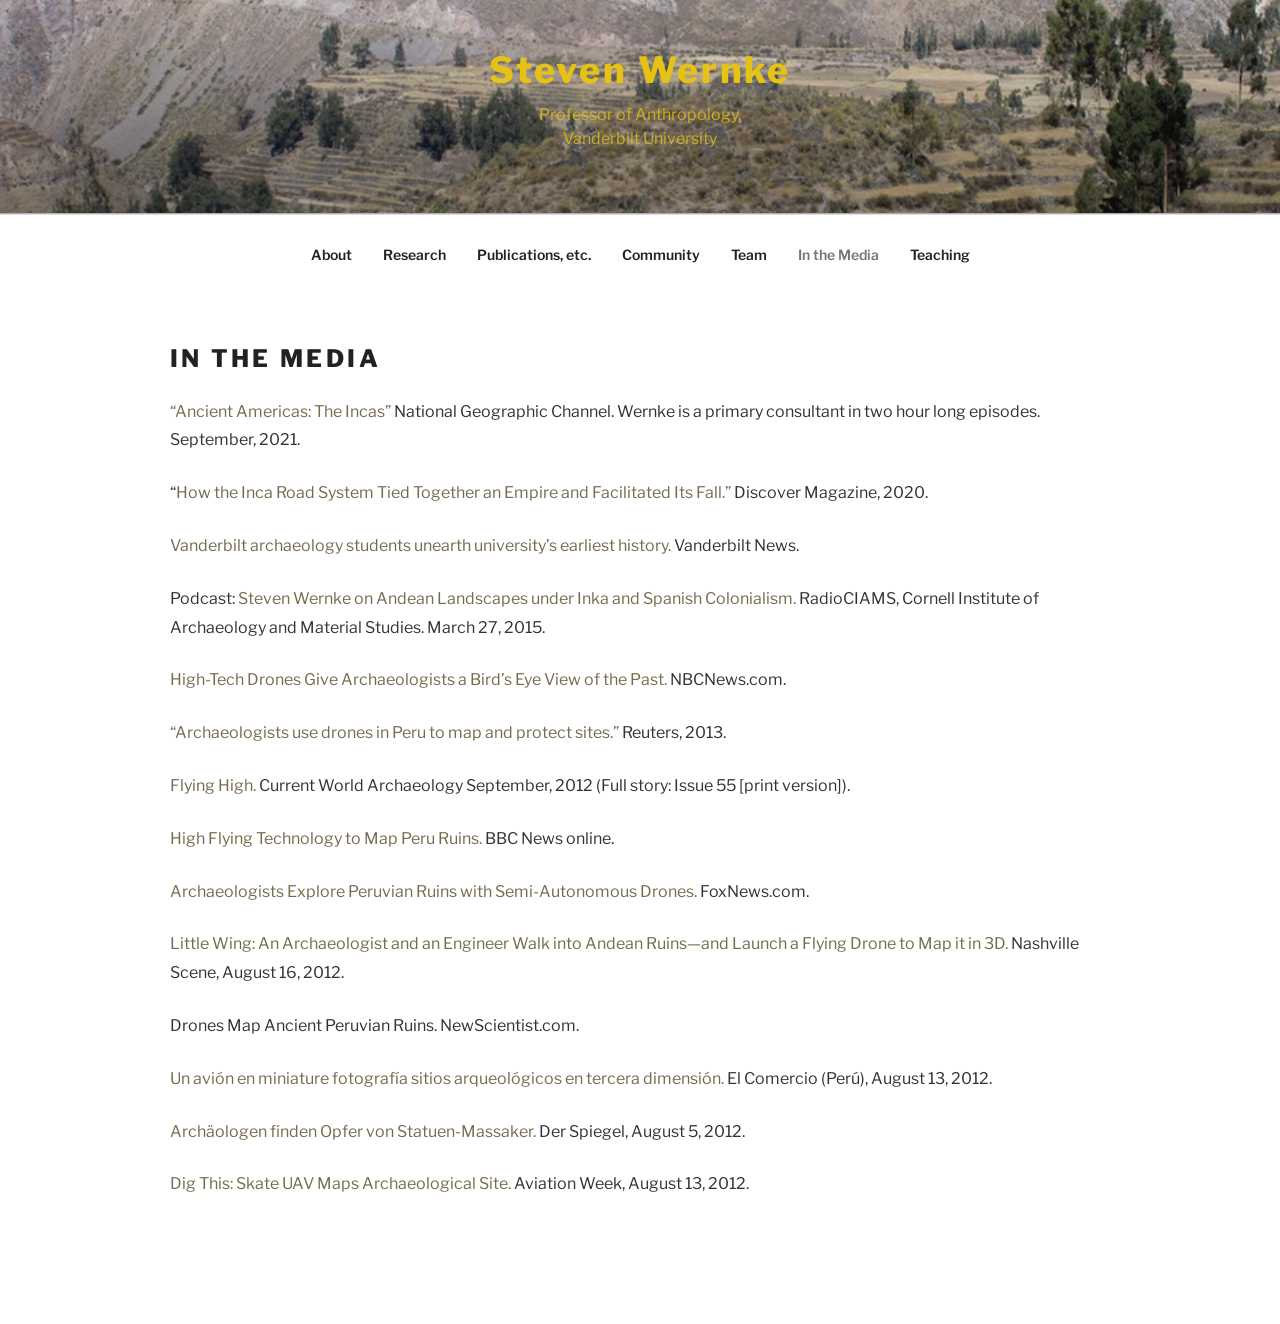
<file: in-the-media/index.html>
<!DOCTYPE html>
<html lang="en-US" class="no-js no-svg">
<head>
<meta charset="UTF-8">
<meta name="viewport" content="width=device-width, initial-scale=1.0">
<link rel="profile" href="https://gmpg.org/xfn/11">

<script>
(function(html){html.className = html.className.replace(/\bno-js\b/,'js')})(document.documentElement);
//# sourceURL=twentyseventeen_javascript_detection
</script>
<title>In the Media &#8211; Steven Wernke</title>
<meta name='robots' content='max-image-preview:large' />
<style id="wp-img-auto-sizes-contain-inline-css">
img:is([sizes=auto i],[sizes^="auto," i]){contain-intrinsic-size:3000px 1500px}
/*# sourceURL=wp-img-auto-sizes-contain-inline-css */
</style>
<style id="wp-block-library-inline-css">
:root{--wp-block-synced-color:#7a00df;--wp-block-synced-color--rgb:122,0,223;--wp-bound-block-color:var(--wp-block-synced-color);--wp-editor-canvas-background:#ddd;--wp-admin-theme-color:#007cba;--wp-admin-theme-color--rgb:0,124,186;--wp-admin-theme-color-darker-10:#006ba1;--wp-admin-theme-color-darker-10--rgb:0,107,160.5;--wp-admin-theme-color-darker-20:#005a87;--wp-admin-theme-color-darker-20--rgb:0,90,135;--wp-admin-border-width-focus:2px}@media (min-resolution:192dpi){:root{--wp-admin-border-width-focus:1.5px}}.wp-element-button{cursor:pointer}:root .has-very-light-gray-background-color{background-color:#eee}:root .has-very-dark-gray-background-color{background-color:#313131}:root .has-very-light-gray-color{color:#eee}:root .has-very-dark-gray-color{color:#313131}:root .has-vivid-green-cyan-to-vivid-cyan-blue-gradient-background{background:linear-gradient(135deg,#00d084,#0693e3)}:root .has-purple-crush-gradient-background{background:linear-gradient(135deg,#34e2e4,#4721fb 50%,#ab1dfe)}:root .has-hazy-dawn-gradient-background{background:linear-gradient(135deg,#faaca8,#dad0ec)}:root .has-subdued-olive-gradient-background{background:linear-gradient(135deg,#fafae1,#67a671)}:root .has-atomic-cream-gradient-background{background:linear-gradient(135deg,#fdd79a,#004a59)}:root .has-nightshade-gradient-background{background:linear-gradient(135deg,#330968,#31cdcf)}:root .has-midnight-gradient-background{background:linear-gradient(135deg,#020381,#2874fc)}:root{--wp--preset--font-size--normal:16px;--wp--preset--font-size--huge:42px}.has-regular-font-size{font-size:1em}.has-larger-font-size{font-size:2.625em}.has-normal-font-size{font-size:var(--wp--preset--font-size--normal)}.has-huge-font-size{font-size:var(--wp--preset--font-size--huge)}:root .has-text-align-center{text-align:center}:root .has-text-align-left{text-align:left}:root .has-text-align-right{text-align:right}.has-fit-text{white-space:nowrap!important}#end-resizable-editor-section{display:none}.aligncenter{clear:both}.items-justified-left{justify-content:flex-start}.items-justified-center{justify-content:center}.items-justified-right{justify-content:flex-end}.items-justified-space-between{justify-content:space-between}.screen-reader-text{word-wrap:normal!important;border:0;clip-path:inset(50%);height:1px;margin:-1px;overflow:hidden;padding:0;position:absolute;width:1px}.screen-reader-text:focus{background-color:#ddd;clip-path:none;color:#444;display:block;font-size:1em;height:auto;left:5px;line-height:normal;padding:15px 23px 14px;text-decoration:none;top:5px;width:auto;z-index:100000}html :where(.has-border-color){border-style:solid}html :where([style*=border-color]){border-style:solid}html :where([style*=border-top-color]){border-top-style:solid}html :where([style*=border-right-color]){border-right-style:solid}html :where([style*=border-bottom-color]){border-bottom-style:solid}html :where([style*=border-left-color]){border-left-style:solid}html :where([style*=border-width]){border-style:solid}html :where([style*=border-top-width]){border-top-style:solid}html :where([style*=border-right-width]){border-right-style:solid}html :where([style*=border-bottom-width]){border-bottom-style:solid}html :where([style*=border-left-width]){border-left-style:solid}html :where(img[class*=wp-image-]){height:auto;max-width:100%}:where(figure){margin:0 0 1em}html :where(.is-position-sticky){--wp-admin--admin-bar--position-offset:var(--wp-admin--admin-bar--height,0px)}@media screen and (max-width:600px){html :where(.is-position-sticky){--wp-admin--admin-bar--position-offset:0px}}

/*# sourceURL=/wp-includes/css/dist/block-library/common.min.css */
</style>
<style id="wp-block-paragraph-inline-css">
.is-small-text{font-size:.875em}.is-regular-text{font-size:1em}.is-large-text{font-size:2.25em}.is-larger-text{font-size:3em}.has-drop-cap:not(:focus):first-letter{float:left;font-size:8.4em;font-style:normal;font-weight:100;line-height:.68;margin:.05em .1em 0 0;text-transform:uppercase}body.rtl .has-drop-cap:not(:focus):first-letter{float:none;margin-left:.1em}p.has-drop-cap.has-background{overflow:hidden}:root :where(p.has-background){padding:1.25em 2.375em}:where(p.has-text-color:not(.has-link-color)) a{color:inherit}p.has-text-align-left[style*="writing-mode:vertical-lr"],p.has-text-align-right[style*="writing-mode:vertical-rl"]{rotate:180deg}
/*# sourceURL=/wp-includes/blocks/paragraph/style.min.css */
</style>

<style id="classic-theme-styles-inline-css">
/*! This file is auto-generated */
.wp-block-button__link{color:#fff;background-color:#32373c;border-radius:9999px;box-shadow:none;text-decoration:none;padding:calc(.667em + 2px) calc(1.333em + 2px);font-size:1.125em}.wp-block-file__button{background:#32373c;color:#fff;text-decoration:none}
/*# sourceURL=/wp-includes/css/classic-themes.min.css */
</style>

<style id="global-styles-inline-css">
:root{--wp--preset--aspect-ratio--square: 1;--wp--preset--aspect-ratio--4-3: 4/3;--wp--preset--aspect-ratio--3-4: 3/4;--wp--preset--aspect-ratio--3-2: 3/2;--wp--preset--aspect-ratio--2-3: 2/3;--wp--preset--aspect-ratio--16-9: 16/9;--wp--preset--aspect-ratio--9-16: 9/16;--wp--preset--color--black: #000000;--wp--preset--color--cyan-bluish-gray: #abb8c3;--wp--preset--color--white: #ffffff;--wp--preset--color--pale-pink: #f78da7;--wp--preset--color--vivid-red: #cf2e2e;--wp--preset--color--luminous-vivid-orange: #ff6900;--wp--preset--color--luminous-vivid-amber: #fcb900;--wp--preset--color--light-green-cyan: #7bdcb5;--wp--preset--color--vivid-green-cyan: #00d084;--wp--preset--color--pale-cyan-blue: #8ed1fc;--wp--preset--color--vivid-cyan-blue: #0693e3;--wp--preset--color--vivid-purple: #9b51e0;--wp--preset--gradient--vivid-cyan-blue-to-vivid-purple: linear-gradient(135deg,rgb(6,147,227) 0%,rgb(155,81,224) 100%);--wp--preset--gradient--light-green-cyan-to-vivid-green-cyan: linear-gradient(135deg,rgb(122,220,180) 0%,rgb(0,208,130) 100%);--wp--preset--gradient--luminous-vivid-amber-to-luminous-vivid-orange: linear-gradient(135deg,rgb(252,185,0) 0%,rgb(255,105,0) 100%);--wp--preset--gradient--luminous-vivid-orange-to-vivid-red: linear-gradient(135deg,rgb(255,105,0) 0%,rgb(207,46,46) 100%);--wp--preset--gradient--very-light-gray-to-cyan-bluish-gray: linear-gradient(135deg,rgb(238,238,238) 0%,rgb(169,184,195) 100%);--wp--preset--gradient--cool-to-warm-spectrum: linear-gradient(135deg,rgb(74,234,220) 0%,rgb(151,120,209) 20%,rgb(207,42,186) 40%,rgb(238,44,130) 60%,rgb(251,105,98) 80%,rgb(254,248,76) 100%);--wp--preset--gradient--blush-light-purple: linear-gradient(135deg,rgb(255,206,236) 0%,rgb(152,150,240) 100%);--wp--preset--gradient--blush-bordeaux: linear-gradient(135deg,rgb(254,205,165) 0%,rgb(254,45,45) 50%,rgb(107,0,62) 100%);--wp--preset--gradient--luminous-dusk: linear-gradient(135deg,rgb(255,203,112) 0%,rgb(199,81,192) 50%,rgb(65,88,208) 100%);--wp--preset--gradient--pale-ocean: linear-gradient(135deg,rgb(255,245,203) 0%,rgb(182,227,212) 50%,rgb(51,167,181) 100%);--wp--preset--gradient--electric-grass: linear-gradient(135deg,rgb(202,248,128) 0%,rgb(113,206,126) 100%);--wp--preset--gradient--midnight: linear-gradient(135deg,rgb(2,3,129) 0%,rgb(40,116,252) 100%);--wp--preset--font-size--small: 13px;--wp--preset--font-size--medium: 20px;--wp--preset--font-size--large: 36px;--wp--preset--font-size--x-large: 42px;--wp--preset--spacing--20: 0.44rem;--wp--preset--spacing--30: 0.67rem;--wp--preset--spacing--40: 1rem;--wp--preset--spacing--50: 1.5rem;--wp--preset--spacing--60: 2.25rem;--wp--preset--spacing--70: 3.38rem;--wp--preset--spacing--80: 5.06rem;--wp--preset--shadow--natural: 6px 6px 9px rgba(0, 0, 0, 0.2);--wp--preset--shadow--deep: 12px 12px 50px rgba(0, 0, 0, 0.4);--wp--preset--shadow--sharp: 6px 6px 0px rgba(0, 0, 0, 0.2);--wp--preset--shadow--outlined: 6px 6px 0px -3px rgb(255, 255, 255), 6px 6px rgb(0, 0, 0);--wp--preset--shadow--crisp: 6px 6px 0px rgb(0, 0, 0);}:where(body) { margin: 0; }:where(.is-layout-flex){gap: 0.5em;}:where(.is-layout-grid){gap: 0.5em;}body .is-layout-flex{display: flex;}.is-layout-flex{flex-wrap: wrap;align-items: center;}.is-layout-flex > :is(*, div){margin: 0;}body .is-layout-grid{display: grid;}.is-layout-grid > :is(*, div){margin: 0;}body{padding-top: 0px;padding-right: 0px;padding-bottom: 0px;padding-left: 0px;}:root :where(.wp-element-button, .wp-block-button__link){background-color: #32373c;border-width: 0;color: #fff;font-family: inherit;font-size: inherit;font-style: inherit;font-weight: inherit;letter-spacing: inherit;line-height: inherit;padding-top: calc(0.667em + 2px);padding-right: calc(1.333em + 2px);padding-bottom: calc(0.667em + 2px);padding-left: calc(1.333em + 2px);text-decoration: none;text-transform: inherit;}.has-black-color{color: var(--wp--preset--color--black) !important;}.has-cyan-bluish-gray-color{color: var(--wp--preset--color--cyan-bluish-gray) !important;}.has-white-color{color: var(--wp--preset--color--white) !important;}.has-pale-pink-color{color: var(--wp--preset--color--pale-pink) !important;}.has-vivid-red-color{color: var(--wp--preset--color--vivid-red) !important;}.has-luminous-vivid-orange-color{color: var(--wp--preset--color--luminous-vivid-orange) !important;}.has-luminous-vivid-amber-color{color: var(--wp--preset--color--luminous-vivid-amber) !important;}.has-light-green-cyan-color{color: var(--wp--preset--color--light-green-cyan) !important;}.has-vivid-green-cyan-color{color: var(--wp--preset--color--vivid-green-cyan) !important;}.has-pale-cyan-blue-color{color: var(--wp--preset--color--pale-cyan-blue) !important;}.has-vivid-cyan-blue-color{color: var(--wp--preset--color--vivid-cyan-blue) !important;}.has-vivid-purple-color{color: var(--wp--preset--color--vivid-purple) !important;}.has-black-background-color{background-color: var(--wp--preset--color--black) !important;}.has-cyan-bluish-gray-background-color{background-color: var(--wp--preset--color--cyan-bluish-gray) !important;}.has-white-background-color{background-color: var(--wp--preset--color--white) !important;}.has-pale-pink-background-color{background-color: var(--wp--preset--color--pale-pink) !important;}.has-vivid-red-background-color{background-color: var(--wp--preset--color--vivid-red) !important;}.has-luminous-vivid-orange-background-color{background-color: var(--wp--preset--color--luminous-vivid-orange) !important;}.has-luminous-vivid-amber-background-color{background-color: var(--wp--preset--color--luminous-vivid-amber) !important;}.has-light-green-cyan-background-color{background-color: var(--wp--preset--color--light-green-cyan) !important;}.has-vivid-green-cyan-background-color{background-color: var(--wp--preset--color--vivid-green-cyan) !important;}.has-pale-cyan-blue-background-color{background-color: var(--wp--preset--color--pale-cyan-blue) !important;}.has-vivid-cyan-blue-background-color{background-color: var(--wp--preset--color--vivid-cyan-blue) !important;}.has-vivid-purple-background-color{background-color: var(--wp--preset--color--vivid-purple) !important;}.has-black-border-color{border-color: var(--wp--preset--color--black) !important;}.has-cyan-bluish-gray-border-color{border-color: var(--wp--preset--color--cyan-bluish-gray) !important;}.has-white-border-color{border-color: var(--wp--preset--color--white) !important;}.has-pale-pink-border-color{border-color: var(--wp--preset--color--pale-pink) !important;}.has-vivid-red-border-color{border-color: var(--wp--preset--color--vivid-red) !important;}.has-luminous-vivid-orange-border-color{border-color: var(--wp--preset--color--luminous-vivid-orange) !important;}.has-luminous-vivid-amber-border-color{border-color: var(--wp--preset--color--luminous-vivid-amber) !important;}.has-light-green-cyan-border-color{border-color: var(--wp--preset--color--light-green-cyan) !important;}.has-vivid-green-cyan-border-color{border-color: var(--wp--preset--color--vivid-green-cyan) !important;}.has-pale-cyan-blue-border-color{border-color: var(--wp--preset--color--pale-cyan-blue) !important;}.has-vivid-cyan-blue-border-color{border-color: var(--wp--preset--color--vivid-cyan-blue) !important;}.has-vivid-purple-border-color{border-color: var(--wp--preset--color--vivid-purple) !important;}.has-vivid-cyan-blue-to-vivid-purple-gradient-background{background: var(--wp--preset--gradient--vivid-cyan-blue-to-vivid-purple) !important;}.has-light-green-cyan-to-vivid-green-cyan-gradient-background{background: var(--wp--preset--gradient--light-green-cyan-to-vivid-green-cyan) !important;}.has-luminous-vivid-amber-to-luminous-vivid-orange-gradient-background{background: var(--wp--preset--gradient--luminous-vivid-amber-to-luminous-vivid-orange) !important;}.has-luminous-vivid-orange-to-vivid-red-gradient-background{background: var(--wp--preset--gradient--luminous-vivid-orange-to-vivid-red) !important;}.has-very-light-gray-to-cyan-bluish-gray-gradient-background{background: var(--wp--preset--gradient--very-light-gray-to-cyan-bluish-gray) !important;}.has-cool-to-warm-spectrum-gradient-background{background: var(--wp--preset--gradient--cool-to-warm-spectrum) !important;}.has-blush-light-purple-gradient-background{background: var(--wp--preset--gradient--blush-light-purple) !important;}.has-blush-bordeaux-gradient-background{background: var(--wp--preset--gradient--blush-bordeaux) !important;}.has-luminous-dusk-gradient-background{background: var(--wp--preset--gradient--luminous-dusk) !important;}.has-pale-ocean-gradient-background{background: var(--wp--preset--gradient--pale-ocean) !important;}.has-electric-grass-gradient-background{background: var(--wp--preset--gradient--electric-grass) !important;}.has-midnight-gradient-background{background: var(--wp--preset--gradient--midnight) !important;}.has-small-font-size{font-size: var(--wp--preset--font-size--small) !important;}.has-medium-font-size{font-size: var(--wp--preset--font-size--medium) !important;}.has-large-font-size{font-size: var(--wp--preset--font-size--large) !important;}.has-x-large-font-size{font-size: var(--wp--preset--font-size--x-large) !important;}
/*# sourceURL=global-styles-inline-css */
</style>

<style id="nfd-wonder-blocks-utilities-inline-css">
.nfd-relative{position:relative!important}.-nfd-bottom-1{bottom:-.25rem!important}.-nfd-top-0\.5{top:-.125rem!important}.-nfd-top-1{top:-.25rem!important}.nfd-top-10{top:2.5rem!important}.nfd-col-start-1{grid-column-start:1!important}.nfd-col-start-2{grid-column-start:2!important}.nfd-col-start-3{grid-column-start:3!important}.nfd-col-start-4{grid-column-start:4!important}.nfd-col-start-5{grid-column-start:5!important}.nfd-col-start-6{grid-column-start:6!important}.nfd-col-start-7{grid-column-start:7!important}.nfd-col-end-10{grid-column-end:10!important}.nfd-col-end-11{grid-column-end:11!important}.nfd-col-end-12{grid-column-end:12!important}.nfd-col-end-13{grid-column-end:13!important}.nfd-col-end-7{grid-column-end:7!important}.nfd-col-end-8{grid-column-end:8!important}.nfd-col-end-9{grid-column-end:9!important}.nfd-row-start-1{grid-row-start:1!important}.-nfd-mx-2:not([style*=margin]){margin-left:-.5rem!important;margin-right:-.5rem!important}.nfd-my-0:not([style*=margin]){margin-bottom:0!important;margin-top:0!important}.nfd-mb-8:not([style*=margin]){margin-bottom:2rem!important}.nfd-mt-2:not([style*=margin]){margin-top:.5rem!important}.nfd-mt-8:not([style*=margin]){margin-top:2rem!important}.nfd-mt-\[-100px\]:not([style*=margin]){margin-top:-100px!important}.nfd-grid{display:grid!important}.nfd-h-full{height:100%!important}.nfd-w-full{width:100%!important}.nfd-shrink-0{flex-shrink:0!important}.nfd-grow{flex-grow:1!important}.nfd-grid-cols-11{grid-template-columns:repeat(11,minmax(0,1fr))!important}.nfd-grid-cols-12{grid-template-columns:repeat(12,minmax(0,1fr))!important}.nfd-grid-cols-2{grid-template-columns:repeat(2,minmax(0,1fr))!important}.nfd-grid-rows-1{grid-template-rows:repeat(1,minmax(0,1fr))!important}.nfd-items-center{align-items:center!important}.nfd-gap-y-10{row-gap:2.5rem!important}.nfd-overflow-hidden{overflow:hidden!important}.nfd-border-b{border-bottom-width:1px!important}.nfd-border-dashed{border-style:dashed!important}.nfd-p-0:not([style*=padding]){padding:0!important}.nfd-p-10:not([style*=padding]){padding:2.5rem!important}.nfd-p-2:not([style*=padding]){padding:.5rem!important}.nfd-p-4:not([style*=padding]){padding:1rem!important}.nfd-p-8:not([style*=padding]){padding:2rem!important}.nfd-px-0:not([style*=padding]){padding-left:0!important;padding-right:0!important}.nfd-px-4:not([style*=padding]){padding-left:1rem!important;padding-right:1rem!important}.nfd-px-8:not([style*=padding]){padding-left:2rem!important;padding-right:2rem!important}.nfd-py-0:not([style*=padding]){padding-bottom:0!important;padding-top:0!important}.nfd-py-4:not([style*=padding]){padding-bottom:1rem!important;padding-top:1rem!important}.nfd-py-5:not([style*=padding]){padding-bottom:1.25rem!important;padding-top:1.25rem!important}.nfd-pt-0:not([style*=padding]){padding-top:0!important}.nfd-text-left{text-align:left!important}.nfd-wc-products{self-align:flex-start!important;flex-grow:0!important}.nfd-wc-products>ul{row-gap:calc(var(--wndb--gap--2xl)*var(--wndb--gap--scale-factor))!important}.nfd-wc-products .wc-block-grid__product-image{overflow:hidden!important}.nfd-wc-products .wc-block-grid__product-image img{transition:transform .6s ease-in-out!important}.nfd-wc-products .wc-block-grid__product-image img:hover{transform:scale(1.1)!important}.nfd-wc-products .wc-block-components-product-sale-badge{backdrop-filter:blur(4px)!important;background:hsla(0,0%,100%,.5)!important;border:1px solid hsla(0,0%,100%,.2)!important;border-radius:999px!important;font-size:.8125rem!important;font-weight:700!important;margin:6px!important;padding:4px 12px!important}.nfd-wc-products .wc-block-components-product-sale-badge>span{background:transparent!important}.nfd-wc-products .wc-block-components-product-price{color:inherit!important}.nfd-wc-search .wp-block-search__inside-wrapper{background-color:var(--wndb--color--borders)!important;border:2px solid var(--wndb--color--subtle)!important;border-radius:999px!important;max-width:100%!important;padding:0!important;width:25rem!important}.nfd-wc-search .wp-block-search__inside-wrapper input[type=search]{background:none!important;border:none!important;border-bottom-left-radius:999px!important;border-top-left-radius:999px!important;color:var(--wndb--color--text--contrast)!important;font-size:1.25rem!important;font-weight:500!important;min-height:3.75rem!important;padding-inline:24px!important}.nfd-wc-search .wp-block-search__inside-wrapper:has(button:focus),.nfd-wc-search .wp-block-search__inside-wrapper:has(input[type=search]:focus){outline:2px solid var(--wndb--color--text--contrast)!important;outline-offset:2px!important}.nfd-wc-search .wp-block-search__button{aspect-ratio:1/1!important;background:var(--wndb-gray-800)!important;border-radius:999px!important;height:100%!important;margin-left:0!important;margin-right:2px!important;margin-top:2px!important}.nfd-wc-search .wp-block-search__button:focus,.nfd-wc-search .wp-block-search__button:hover{background:var(--wndb-gray-900)!important;filter:none!important;outline:2px solid var(--wndb-gray-900)!important;outline-offset:2px!important}.nfd-wc-search .wp-block-search__inside-wrapper input[type=search]::-moz-placeholder{color:var(--wndb--color--text--faded)!important}.nfd-wc-search .wp-block-search__inside-wrapper input[type=search]::placeholder{color:var(--wndb--color--text--faded)!important}.nfd-commerce-icons{align-items:center!important;display:flex!important;flex-direction:row!important;gap:8px!important}.nfd-commerce-icons .wc-block-cart-link__text{display:none!important}.nfd-commerce-icons .wp-block-search__button svg,.nfd-commerce-icons svg.wc-block-customer-account__account-icon,.nfd-commerce-icons svg.wc-block-mini-cart__icon{height:28px!important;width:28px!important}.nfd-commerce-icons .wp-block-search__button-only .wp-block-search__button.has-icon{align-items:center!important;background:none!important;color:currentcolor!important;display:flex!important;padding:0!important}.nfd-commerce-icons .wp-block-search__button-only .wp-block-search__input{margin-right:.5em!important}.nfd-commerce-icons .wp-block-woocommerce-customer-account a{padding:0!important}:root{--wndb-mask-color:rgba(0,0,0,.15);--wndb-mask-position:50% 50% at 50% 20%;--wndb-mask-opacity:0.35}[class*=nfd-bg-effect]{isolation:isolate!important;position:relative!important}[class*=nfd-wb-header] [class*=nfd-bg-effect]{z-index:1!important}.has-modal-open [class*=nfd-bg-effect]{isolation:unset!important}.nfd-bg-effect-position-center{--wndb-mask-position:50% 50% at 50% 50%}[class*=nfd-bg-effect]:after{content:""!important;inset:0!important;-webkit-mask-image:radial-gradient(ellipse var(--wndb-mask-position),#000 70%,rgba(0,0,0,.3) 100%)!important;mask-image:radial-gradient(ellipse var(--wndb-mask-position),#000 70%,rgba(0,0,0,.3) 100%)!important;opacity:var(--wndb-mask-opacity)!important;pointer-events:none!important;position:absolute!important;z-index:-1!important}.nfd-bg-effect-dots:after{--wndb-mask-opacity:1;background:radial-gradient(var(--wndb-mask-color) 1px,transparent 1px)!important;background-size:20px 20px!important}.nfd-bg-effect-grid:after{background-image:linear-gradient(to right,var(--wndb-mask-color) 1px,transparent 1px),linear-gradient(to bottom,var(--wndb-mask-color) 1px,transparent 1px)!important;background-size:50px 50px!important}.nfd-bg-effect-grid-perspective{perspective:1000px!important}.has-modal-open .nfd-bg-effect-grid-perspective{perspective:unset!important}.nfd-bg-effect-grid-perspective:after{--wndb-mask-opacity:0.6;background-size:100px 100px!important;transform:rotateX(-60deg) translateZ(0)!important;transform-origin:top!important;transform-style:preserve-3d!important}.nfd-bg-effect-grid-2:after,.nfd-bg-effect-grid-perspective:after{background-image:linear-gradient(to right,var(--wndb-mask-color) 1px,transparent 1px),linear-gradient(to bottom,var(--wndb-mask-color) 1px,transparent 1px)!important}.nfd-bg-effect-grid-2:after{background-size:14px 32px!important}.nfd-bg-effect-grid-3{overflow:hidden!important}.nfd-bg-effect-grid-3:after{background-image:linear-gradient(to right,var(--wndb-mask-color) 1px,transparent 1px),linear-gradient(to bottom,var(--wndb-mask-color) 1px,transparent 1px)!important;background-size:32px 80px!important;right:-40%!important;top:-20%!important;transform:scale(1.5) skew(-30deg,30deg)!important}.nfd-bg-effect-lines:after{--wndb-mask-opacity:0.4;background-image:linear-gradient(to right,var(--wndb-mask-color) 1px,transparent 1px)!important;background-size:48px!important}.nfd-bg-effect-lines-2{--wndb-mask-opacity:0.45;overflow:hidden!important;perspective:1000px!important}.has-modal-open .nfd-bg-effect-lines-2{perspective:unset!important}.nfd-bg-effect-lines-2:after{background-image:linear-gradient(to right,var(--wndb-mask-color) 1px,transparent 1px)!important;background-size:30px!important;right:-40%!important;top:-20%!important;transform:rotateX(-45deg) skew(-16deg) translateZ(0)!important;transform-origin:right!important;transform-style:preserve-3d!important}.nfd-mask-opacity-0:after{--wndb-mask-opacity:0.8}:where(:root){--wndb--max-w--prose:min(65ch,1100px)}.nfd-max-w-prose:not(.nfd-max-w-full),:where(.nfd-text-balance:not(.nfd-max-w-full)){max-width:var(--wndb--max-w--prose)!important}.nfd-max-w-prose:not(.nfd-max-w-full).has-text-align-center,:where(.nfd-text-balance:not(.nfd-max-w-full)).has-text-align-center{margin-inline:auto!important}.nfd-max-w-prose:not(.nfd-max-w-full).has-text-align-right,:where(.nfd-text-balance:not(.nfd-max-w-full)).has-text-align-right{margin-inline-start:auto!important}:where(.nfd-text-balance){text-wrap:balance!important}.nfd-text-balance>h1,.nfd-text-balance>h2,.nfd-text-balance>h3,.nfd-text-balance>h4,.nfd-text-balance>p{text-wrap:balance!important}.nfd-text-pretty,.nfd-text-pretty>h1,.nfd-text-pretty>h2,.nfd-text-pretty>h3,.nfd-text-pretty>h4,.nfd-text-pretty>p{text-wrap:pretty!important}.wp-block-image figcaption{font-weight:400!important;margin-inline:auto!important;max-width:64ch!important;padding-block-start:.5em!important;text-wrap:balance!important}.wp-block-quote>.nfd-text-pretty{font-weight:550;margin-block:.25em}:where(:root){--wndb--text-scale-factor:1;--wndb--text--xs:0.75rem;--wndb--text--sm:0.875rem;--wndb--text--base:1rem;--wndb--text--md:1.125rem;--wndb--text--lg:1.5rem;--wndb--text--xl:2.375rem;--wndb--text--huge:clamp(2.75rem,1.4688rem + 2.5vw,3.5rem);--wndb--text-giga:clamp(3.25rem,2.546875rem + 2.25vw,4.375rem)}.nfd-text-xs:not([class*=font-size]):not([style*=font-size]){font-size:calc(var(--wndb--text--xs)*var(--wndb--text-scale-factor))!important}.nfd-text-xs:not([style*=letter-spacing]){letter-spacing:.05em!important}.nfd-text-sm:not([class*=font-size]):not([style*=font-size]){font-size:calc(var(--wndb--text--sm)*var(--wndb--text-scale-factor))!important}.nfd-text-base:not([class*=font-size]):not([style*=font-size]){font-size:calc(var(--wndb--text--base)*var(--wndb--text-scale-factor))!important}.nfd-text-md:not([class*=font-size]):not([style*=font-size]){font-size:calc(var(--wndb--text--md)*var(--wndb--text-scale-factor))!important}.nfd-text-base:not([style*=line-height]),.nfd-text-md:not([style*=line-height]){line-height:1.6!important}.nfd-text-lg:not([class*=font-size]):not([style*=font-size]){font-size:calc(var(--wndb--text--lg)*var(--wndb--text-scale-factor))!important}.nfd-text-lg:not([style*=line-height]){line-height:1.4!important}.nfd-text-lg:not([style*=letter-spacing]){letter-spacing:0!important}.nfd-text-lg:not([style*=font-weight]){font-weight:500!important}.nfd-text-xl:not([class*=font-size]):not([style*=font-size]){font-size:var(--wndb--text--xl)!important}.nfd-text-xl:not([style*=line-height]){line-height:1.25!important}.nfd-text-xl:not([style*=letter-spacing]){letter-spacing:-.01em!important}.nfd-text-xl:not([style*=font-weight]){font-weight:500!important}:where(.nfd-text-huge:not([class*=font-size]):not([style*=font-size])){font-size:calc(var(--wndb--text--huge)*var(--wndb--text-scale-factor))!important;max-width:var(--wndb--max-w--prose)!important;text-wrap:balance!important}:where(.nfd-text-huge:not([class*=font-size]):not([style*=font-size]).nfd-max-w-container){max-width:var(--wndb--container)!important}:where(.nfd-text-giga:not([class*=font-size]):not([style*=font-size])).has-text-align-center,:where(.nfd-text-huge:not([class*=font-size]):not([style*=font-size])).has-text-align-center{margin-inline:auto!important}:where(.nfd-text-giga:not([class*=font-size]):not([style*=font-size])).has-text-align-right,:where(.nfd-text-huge:not([class*=font-size]):not([style*=font-size])).has-text-align-right{margin-inline-start:auto!important}.nfd-text-huge:not([style*=line-height]){line-height:1.1!important}.nfd-text-huge:not([style*=letter-spacing]){letter-spacing:-.025em!important}.nfd-text-huge:not([style*=font-weight]){font-weight:500!important}:where(.nfd-text-giga:not([class*=font-size]):not([style*=font-size])){font-size:calc(var(--wndb--text-giga)*var(--wndb--text-scale-factor))!important;max-width:var(--wndb--max-w--prose)!important;text-wrap:balance!important}:where(.nfd-text-giga:not([class*=font-size]):not([style*=font-size]).nfd-max-w-container){max-width:var(--wndb--container)!important}.nfd-text-giga:not([style*=line-height]){line-height:1.1!important}.nfd-text-giga:not([style*=letter-spacing]){letter-spacing:-.04em!important}.nfd-text-giga:not([style*=font-weight]){font-weight:500!important}:root{--nfd-wb-anim-transition-duration:1400ms;--nfd-wb-anim-transition-delay:50ms;--nfd-wb-anim-transition-easing-function:cubic-bezier(0.4,1,0.65,1);--nfd-wb-anim-transition:all var(--nfd-wb-anim-transition-duration) var(--nfd-wb-anim-transition-easing-function) var(--nfd-wb-anim-transition-delay)}@media (prefers-reduced-motion:reduce){.nfd-wb-animate{transition:none!important}.nfd-wb-twist-in,[class*=nfd-wb-]{clip-path:none!important;opacity:1!important;transform:none!important}}@media (max-width:782px){body:not(.nfd-wb-editor-animations) .nfd-wb-animate{transition:none!important}body:not(.nfd-wb-editor-animations) .nfd-wb-twist-in,body:not(.nfd-wb-editor-animations) [class*=nfd-wb-]{clip-path:none!important;opacity:1!important;transform:none!important}}.nfd-wb-animate[data-replay-animation]{transition:none!important}[class*=nfd-wb-fade-in]{--nfd-wb-anim-transition:opacity var(--nfd-wb-anim-transition-duration) var(--nfd-wb-anim-transition-easing-function) var(--nfd-wb-anim-transition-delay),transform var(--nfd-wb-anim-transition-duration) var(--nfd-wb-anim-transition-easing-function) var(--nfd-wb-anim-transition-delay);transition:var(--nfd-wb-anim-transition)}.nfd-wb-fade-in-bottom{--nfd-wb-anim-transition-duration:1200ms;opacity:0;transform:translate3d(0,90px,0);transition:var(--nfd-wb-anim-transition)}.nfd-wb-fade-in-bottom-short{transform:translate3d(0,32px,0)}.nfd-wb-fade-in-bottom-short,.nfd-wb-fade-in-top-short{--nfd-wb-anim-transition-duration:600ms;opacity:0;transition:var(--nfd-wb-anim-transition)}.nfd-wb-fade-in-top-short{transform:translate3d(0,-32px,0)}.nfd-wb-fade-in-left-short{transform:translate3d(-32px,0,0)}.nfd-wb-fade-in-left-short,.nfd-wb-fade-in-right-short{--nfd-wb-anim-transition-duration:600ms;opacity:0;transition:var(--nfd-wb-anim-transition)}.nfd-wb-fade-in-right-short{transform:translate3d(32px,0,0)}.nfd-wb-animated-in:not([data-replay-animation])[class*=nfd-wb-fade-in]{opacity:1;transform:translateZ(0)}.nfd-wb-zoom-in{--nfd-wb-anim-transition-duration:1200ms;--nfd-wb-anim-transition:opacity var(--nfd-wb-anim-transition-duration) var(--nfd-wb-anim-transition-easing-function) var(--nfd-wb-anim-transition-delay),transform var(--nfd-wb-anim-transition-duration) var(--nfd-wb-anim-transition-easing-function) var(--nfd-wb-anim-transition-delay);transform:scale3d(.4,.4,.4)}.nfd-wb-zoom-in,.nfd-wb-zoom-in-short{opacity:0;transition:var(--nfd-wb-anim-transition)}.nfd-wb-zoom-in-short{--nfd-wb-anim-transition-duration:600ms;--nfd-wb-anim-transition:opacity var(--nfd-wb-anim-transition-duration) var(--nfd-wb-anim-transition-easing-function) var(--nfd-wb-anim-transition-delay),transform var(--nfd-wb-anim-transition-duration) var(--nfd-wb-anim-transition-easing-function) var(--nfd-wb-anim-transition-delay);transform:scale3d(.92,.92,.92)}.nfd-wb-animated-in:not([data-replay-animation])[class*=nfd-wb-zoom-]{opacity:1;transform:scaleX(1)}div:has(>.nfd-wb-twist-in){perspective:1200px}.nfd-wb-twist-in{--nfd-wb-anim-transition-duration:1000ms;--nfd-wb-anim-transition:opacity var(--nfd-wb-anim-transition-duration) var(--nfd-wb-anim-transition-easing-function) var(--nfd-wb-anim-transition-delay),transform var(--nfd-wb-anim-transition-duration) var(--nfd-wb-anim-transition-easing-function) var(--nfd-wb-anim-transition-delay);opacity:0;transform:translateY(40px) scale(.8) rotateY(30deg) rotate(-12deg) translateZ(0);transition:var(--nfd-wb-anim-transition)}.nfd-wb-animated-in:not([data-replay-animation]).nfd-wb-twist-in{opacity:1;transform:translateY(0) scale(1) rotateY(0deg) rotate(0deg) translateZ(0)}.nfd-wb-reveal-right{--nfd-wb-anim-transition-duration:1500ms;--nfd-wb-anim-transition-easing-function:cubic-bezier(0.4,0,0,1);--nfd-wb-anim-transition:clip-path var(--nfd-wb-anim-transition-duration) var(--nfd-wb-anim-transition-easing-function) var(--nfd-wb-anim-transition-delay);clip-path:inset(0 100% 0 0);transition:var(--nfd-wb-anim-transition)}.nfd-wb-animated-in>.nfd-wb-reveal-right:not([data-replay-animation]){clip-path:inset(0 0 0 0)!important}.nfd-delay-50{--nfd-wb-anim-transition-delay:50ms}.nfd-delay-150{--nfd-wb-anim-transition-delay:150ms}.nfd-delay-300{--nfd-wb-anim-transition-delay:300ms}.nfd-delay-450{--nfd-wb-anim-transition-delay:450ms}.nfd-delay-600{--nfd-wb-anim-transition-delay:600ms}.nfd-delay-750{--nfd-wb-anim-transition-delay:750ms}.nfd-delay-900{--nfd-wb-anim-transition-delay:900ms}.nfd-delay-1050{--nfd-wb-anim-transition-delay:1050ms}.nfd-delay-1200{--nfd-wb-anim-transition-delay:1200ms}.nfd-delay-1350{--nfd-wb-anim-transition-delay:1350ms}.nfd-delay-1500{--nfd-wb-anim-transition-delay:1500ms}:where(:root){--wndb--container:1200px;--wndb--container--wide:1340px}body .is-layout-constrained:has(.nfd-container.is-layout-constrained)>.nfd-container.is-layout-constrained{max-width:unset!important;width:100%!important}.is-layout-constrained.has-global-padding:has(.nfd-container.is-layout-constrained)>.nfd-container.is-layout-constrained{margin-left:calc(var(--wp--style--root--padding-left)*-1)!important;margin-right:calc(var(--wp--style--root--padding-right)*-1)!important;max-width:unset!important;width:unset!important}.editor-styles-wrapper .nfd-container:is(.is-layout-constrained)>:where(:not(.alignleft):not(.alignright):not(.alignfull):not(.alignwide)),.editor-styles-wrapper .nfd-container>:where(.wp-block-cover-is-layout-constrained:not(.alignleft):not(.alignright):not(.alignfull):not(.alignwide)):not([style*=margin]),.nfd-container:is(.is-layout-constrained)>:where(:not(.alignleft):not(.alignright):not(.alignfull):not(.alignwide)),.nfd-container:is(.nfd-my-0)>div,.nfd-container>:where(.wp-block-cover-is-layout-constrained:not(.alignleft):not(.alignright):not(.alignfull):not(.alignwide)){max-width:var(--wndb--container);width:100%}.editor-styles-wrapper .nfd-container:is(.is-layout-constrained)>.alignwide,.nfd-container:is(.is-layout-constrained).alignwide>:where(:not(.alignleft):not(.alignright):not(.alignfull)):not([style*=margin]),.nfd-container:is(.is-layout-constrained)>.alignwide,.nfd-container:is(.nfd-my-0)>.alignwide{max-width:var(--wndb--container--wide);width:100%}.nfd-container:not(.alignfull){padding-inline:var(--wndb--p)!important}.nfd-container:is(.nfd-my-0)>div:not([style*=margin]){margin-inline:auto!important}[class*=nfd-divider-]{position:relative;z-index:13}[class*=nfd-divider-]~[class*=nfd-divider-]{z-index:12!important}[class*=nfd-divider-]~[class*=nfd-divider-]~[class*=nfd-divider-]{z-index:11!important}[class*=nfd-divider-]:before{background:inherit!important;bottom:calc(var(--wndb--divider-size)*-1)!important;content:""!important;height:var(--wndb--divider-size)!important;left:0!important;pointer-events:none!important;position:absolute!important;width:100%!important;z-index:10!important}.nfd-divider-arrow{--wndb--divider-size:16px}.nfd-divider-arrow:before{bottom:calc(var(--wndb--divider-size)*-1)!important;height:calc(var(--wndb--divider-size)*2)!important;left:50%!important;transform:translateX(-50%) rotate(45deg)!important;width:calc(var(--wndb--divider-size)*2)!important}.nfd-divider-clouds{--wndb--divider-size:150px}.nfd-divider-clouds:after,.nfd-divider-clouds:before{background:inherit!important;background-image:url("data:image/svg+xml;charset=utf-8,%3Csvg xmlns='http://www.w3.org/2000/svg' preserveAspectRatio='xMidYMax slice' viewBox='0 0 283.5 27.8'%3E%3Cpath fill='%23fff' d='M0 0v6.7c1.9-.8 4.7-1.4 8.5-1 9.5 1.1 11.1 6 11.1 6s2.1-.7 4.3-.2c2.1.5 2.8 2.6 2.8 2.6s.2-.5 1.4-.7 1.7.2 1.7.2 0-2.1 1.9-2.8 3.6.7 3.6.7.7-2.9 3.1-4.1 4.7 0 4.7 0 1.2-.5 2.4 0 1.7 1.4 1.7 1.4h1.4c.7 0 1.2.7 1.2.7s.8-1.8 4-2.2c3.5-.4 5.3 2.4 6.2 4.4q.6-.6 1.8-.9c2.8-.7 4 .7 4 .7s1.7-5 11.1-6c9.5-1.1 12.3 3.9 12.3 3.9s1.2-4.8 5.7-5.7 6.8 1.8 6.8 1.8.6-.6 1.5-.9c.9-.2 1.9-.2 1.9-.2s5.2-6.4 12.6-3.3c7.3 3.1 4.7 9 4.7 9s1.9-.9 4 0 2.8 2.4 2.8 2.4 1.9-1.2 4.5-1.2 4.3 1.2 4.3 1.2.2-1 1.4-1.7 2.1-.7 2.1-.7-.5-3.1 2.1-5.5 5.7-1.4 5.7-1.4 1.5-2.3 4.2-1.1 1.7 5.2 1.7 5.2.3-.1 1.3.5c.5.4.8.8.9 1.1.5-1.4 2.4-5.8 8.4-4 7.1 2.1 3.5 8.9 3.5 8.9s.8-.4 2 0 1.1 1.1 1.1 1.1 1.1-1.1 2.3-1.1 2.1.5 2.1.5 1.9-3.6 6.2-1.2 1.9 6.4 1.9 6.4 2.6-2.4 7.4 0c3.4 1.7 3.9 4.9 3.9 4.9s3.3-6.9 10.4-7.9 11.5 2.6 11.5 2.6.8 0 1.2.2.9.9.9.9 4.4-3.1 8.3.2c1.9 1.7 1.5 5 1.5 5s.3-1.1 1.6-1.4 2.3.2 2.3.2-.1-1.2.5-1.9 1.9-.9 1.9-.9-4.7-9.3 4.4-13.4c5.6-2.5 9.2.9 9.2.9s5-6.2 15.9-6.2 16.1 8.1 16.1 8.1.7-.2 1.6-.4V0z'/%3E%3C/svg%3E")!important;background-repeat:repeat-x!important;background-size:cover!important;content:""!important;height:var(--wndb--divider-size)!important;left:0!important;pointer-events:none!important;position:absolute!important;top:0!important;width:100%!important;z-index:10!important}.nfd-divider-clouds:after{bottom:0!important;top:auto!important;transform:rotate(180deg)!important}.nfd-divider-ellipse{--wndb--divider-size:50px}.nfd-divider-ellipse:before{clip-path:ellipse(50% var(--wndb--divider-size) at 50% 0)!important}.nfd-divider-rounded:not([style*=-radius]){--wndb--divider-size:50px}.nfd-divider-rounded:before:not([style*=-radius]){border-bottom-left-radius:var(--wndb--divider-size)!important;border-bottom-right-radius:var(--wndb--divider-size)!important}.nfd-divider-slant,.nfd-divider-slant-invert{--wndb--divider-size:80px}.nfd-divider-slant:before{bottom:calc(var(--wndb--divider-size)*-1 + 1px)!important;clip-path:polygon(0 0,100% 0,0 100%)!important}.nfd-divider-slant-invert:before{bottom:calc(var(--wndb--divider-size)*-1 + 1px)!important;clip-path:polygon(0 0,100% 0,100% 100%)!important}.nfd-divider-triangle{--wndb--divider-size:80px}.nfd-divider-triangle:before{bottom:calc(var(--wndb--divider-size)*-1 + 1px)!important;clip-path:polygon(0 0,100% 0,50% 100%)!important}.nfd-divider-zigzag{--wndb--divider-size:8px}.nfd-divider-zigzag:before{-webkit-mask:conic-gradient(from -45deg at bottom,#0000,#000 1deg 89deg,#0000 90deg) 50% /calc(var(--wndb--divider-size)*2) 100%!important;mask:conic-gradient(from -45deg at bottom,#0000,#000 1deg 89deg,#0000 90deg) 50% /calc(var(--wndb--divider-size)*2) 100%!important}:where(:root){--wndb--divider-size:0px}:where(:root){--nfd-opacity-preview:0.3}@media (min-width:1025px){body:not(.block-editor-page) :not(.is-desktop-preview) .nfd-hide-desktop{display:none!important}}@media (max-width:767px){body:not(.block-editor-page) :not(.is-mobile-preview) .nfd-hide-mobile{display:none!important}.nfd-align-mobile-left{text-align:left!important}.nfd-align-mobile-center{text-align:center!important}.nfd-align-mobile-right{text-align:right!important}.nfd-align-mobile-justify{text-align:justify!important}.wp-block-group-is-layout-flex.is-vertical p[class^=nfd-align-mobile-]{width:100%!important}}@media (min-width:768px) and (max-width:1024px){body:not(.block-editor-page) :not(.is-tablet-preview) .nfd-hide-tablet{display:none!important}.nfd-align-tablet-left{text-align:left!important}.nfd-align-tablet-center{text-align:center!important}.nfd-align-tablet-right{text-align:right!important}.nfd-align-tablet-justify{text-align:justify!important}.wp-block-group-is-layout-flex.is-vertical p[class^=nfd-align-tablet-]{width:100%!important}}.is-root-container.is-desktop-preview .nfd-hide-desktop,.is-root-container.is-mobile-preview .nfd-hide-mobile,.is-root-container.is-tablet-preview .nfd-hide-tablet{opacity:var(--nfd-opacity-preview)!important}@media (max-width:767px){.nfd-swiper-enabled{display:flex!important;flex-wrap:nowrap!important;gap:12px!important;margin-right:calc(var(--wp--style--root--padding-right, 0px)*-1)!important;overflow-x:auto!important;overflow-y:hidden!important;width:calc(100% + var(--wp--style--root--padding-right, 0px))!important;-webkit-overflow-scrolling:touch!important;padding-left:16px!important;padding-right:0!important;scroll-snap-type:x mandatory!important;scrollbar-width:none!important}.nfd-swiper-enabled::-webkit-scrollbar{display:none!important}.nfd-swiper-enabled.wp-block-column>*,.nfd-swiper-enabled.wp-block-columns>.wp-block-column{flex:0 0 calc(75% - 6px)!important;min-width:260px!important;scroll-snap-align:start!important;scroll-snap-stop:always!important}.nfd-swiper-enabled .wp-block-column,.nfd-swiper-enabled .wp-block-cover,.nfd-swiper-enabled .wp-block-image,.nfd-swiper-enabled figure{margin:0!important}.nfd-swiper-enabled [style*="min-width:"],.nfd-swiper-enabled [style*="width:"]{max-width:100%!important}}.nfd-grid-cols-1-2-1{grid-template-columns:1fr 2fr 1fr!important}:where(:root){--wndb--padding-factor:1;--wndb--p:2.375rem;--wndb--p--xs:0.75rem;--wndb--p--sm:1.5rem;--wndb--p--md:2rem;--wndb--p--lg:clamp(3.5rem,7vw,6.25rem);--wndb--p--square:2.5rem;--wndb--p--square-lg:4rem}.nfd-p-card-sm:not([style*=padding]){padding:calc(var(--wndb--p--xs)*var(--wndb--padding-factor)) calc(var(--wndb--p--sm)*var(--wndb--padding-factor))!important}.nfd-p-card-md:not([style*=padding]){padding:calc(var(--wndb--p--sm)*var(--wndb--padding-factor)) calc(var(--wndb--p--md)*var(--wndb--padding-factor))!important}.nfd-p-card-lg:not([style*=padding]){padding:calc(var(--wndb--p--md)*var(--wndb--padding-factor)) calc(var(--wndb--p--md)*var(--wndb--padding-factor))!important}@media screen and (min-width:782px){.nfd-p-card-lg:not([style*=padding]){padding:calc(var(--wndb--p--md)*var(--wndb--padding-factor)) calc(var(--wndb--p--md)*1.5*var(--wndb--padding-factor))!important}}.nfd-p-card-square-lg:not([style*=padding]),.nfd-p-card-square:not([style*=padding]){padding:calc(var(--wndb--p--square)*var(--wndb--padding-factor))!important}@media screen and (min-width:782px){.nfd-p-card-square-lg:not([style*=padding]){padding:calc(var(--wndb--p--square-lg)*var(--wndb--padding-factor))!important}}.nfd-p-xs:not([style*=padding]){padding:calc(var(--wndb--p--xs)*var(--wndb--padding-factor))!important}.nfd-py-xs:not([style*=padding]){padding-block:calc(var(--wndb--p--xs)*var(--wndb--padding-factor))!important}.nfd-pt-xs:not([style*=padding]){padding-block-start:calc(var(--wndb--p--xs)*var(--wndb--padding-factor))!important}.nfd-px-xs:not([style*=padding]){padding-inline:calc(var(--wndb--p--xs)*var(--wndb--padding-factor))!important}.nfd-p-sm:not([style*=padding]){padding:calc(var(--wndb--p--sm)*var(--wndb--padding-factor))!important}.nfd-px-sm:not([style*=padding]){padding-inline:calc(var(--wndb--p--sm)*var(--wndb--padding-factor))!important}.nfd-py-sm:not([style*=padding]){padding-block:calc(var(--wndb--p--sm)*var(--wndb--padding-factor))!important}.nfd-pt-sm:not([style*=padding]){padding-block-start:calc(var(--wndb--p--sm)*var(--wndb--padding-factor))!important}.nfd-pb-sm:not([style*=padding]){padding-block-end:calc(var(--wndb--p--sm)*var(--wndb--padding-factor))!important}.nfd-pl-sm:not([style*=padding]){padding-left:calc(var(--wndb--p--sm)*var(--wndb--padding-factor))!important}.nfd-p-md:not([style*=padding]){padding:calc(var(--wndb--p--md)*var(--wndb--padding-factor))!important}.nfd-px-md:not([style*=padding]){padding-inline:calc(var(--wndb--p--md)*var(--wndb--padding-factor))!important}.nfd-py-md:not([style*=padding]){padding-block:calc(var(--wndb--p--md)*var(--wndb--padding-factor))!important}.nfd-pt-md:not([style*=padding]){padding-block-start:calc(var(--wndb--p--md)*var(--wndb--padding-factor))!important}.nfd-pb-md:not([style*=padding]){padding-block-end:calc(var(--wndb--p--md)*var(--wndb--padding-factor))!important}.nfd-p-lg:not([style*=padding]){padding:calc(var(--wndb--p--lg)*var(--wndb--padding-factor)) calc(var(--wndb--p--md)*var(--wndb--padding-factor))!important}.nfd-py-lg:not([style*=padding]){padding-block:calc(var(--wndb--p--lg)*var(--wndb--padding-factor))!important}.nfd-pt-lg:not([style*=padding]){padding-block-start:calc(var(--wndb--p--lg)*var(--wndb--padding-factor))!important}.nfd-pb-lg:not([style*=padding]){padding-block-end:calc(var(--wndb--p--lg)*var(--wndb--padding-factor))!important}.nfd-pl-offset-md:not([style*=padding]){margin-left:calc(var(--wndb--p--md)*var(--wndb--padding-factor)*-1)!important;padding-left:calc(var(--wndb--p--md)*var(--wndb--padding-factor) - 3px)!important}.editor-styles-wrapper .nfd-overlap-x,.nfd-overlap-x{gap:0}.nfd-overlap-x>:not(:first-child){margin-inline-start:-1.275rem!important}@media (min-width:768px){.-nfd-translate-y-1\/2{margin-bottom:-100px!important;transform:translateY(-50%)!important}.-nfd-translate-y-1\/3{margin-bottom:-100px!important;transform:translateY(-33%)!important}.nfd-overlap-x-lg{transform:translateX(-150px)!important;width:calc(100% + 150px)!important}}.nfd-pseudo-play-icon{align-items:center!important;display:flex!important;justify-content:center!important;position:relative!important}.nfd-pseudo-play-icon>a{inset:0!important;position:absolute!important}:not(.is-root-container) .nfd-pseudo-play-icon>a{text-indent:-9999px!important}.nfd-pseudo-play-icon:before{backdrop-filter:blur(3px)!important;background:hsla(0,0%,100%,.1)!important;border-radius:100%!important;content:""!important;height:3rem!important;left:50%!important;opacity:1!important;pointer-events:none!important;position:absolute!important;top:50%!important;transform:translate(-50%,-50%)!important;transition:all .2s ease!important;width:3rem!important}.nfd-pseudo-play-icon:has(a:hover):before{background:hsla(0,0%,100%,.3)!important;height:4rem!important;width:4rem!important}.nfd-pseudo-play-icon:after{border-style:solid!important;border-bottom:10px solid transparent!important;border-left:16px solid!important;border-right:0!important;border-top:10px solid transparent!important;content:""!important;height:16px!important;height:0!important;left:50%!important;margin-left:2px!important;pointer-events:none!important;position:absolute!important;top:50%!important;transform:translate(-50%,-50%)!important;width:16px!important;width:0!important}.entry-content>.wp-block-group.has-background+.wp-block-group.has-background:not([style*=margin-top]),.entry-content>.wp-block-group.has-background+[class*=nfd-theme-]:not([style*=margin-top]),.entry-content>[class*=nfd-theme-]+.wp-block-group.has-background:not([style*=margin-top]),.entry-content>[class*=nfd-theme-]+[class*=nfd-theme-]:not([style*=margin-top]){margin-block-start:0!important}:where(:root){--wndb--gap--scale-factor:1;--wndb--gap--xs:0.25rem;--wndb--gap--sm:0.5rem;--wndb--gap--md:1rem;--wndb--gap--lg:1.5rem;--wndb--gap--xl:2rem;--wndb--gap--2xl:2.5rem;--wndb--gap--3xl:3.5rem;--wndb--gap--4xl:6rem}.editor-styles-wrapper .nfd-gap-0,.nfd-gap-0{gap:0}.editor-styles-wrapper .nfd-gap-xs,.nfd-gap-xs{gap:calc(var(--wndb--gap--xs)*var(--wndb--gap--scale-factor))}.editor-styles-wrapper .nfd-gap-sm,.nfd-gap-sm{gap:calc(var(--wndb--gap--sm)*var(--wndb--gap--scale-factor))}.editor-styles-wrapper .nfd-gap-md,.nfd-gap-md{gap:calc(var(--wndb--gap--md)*var(--wndb--gap--scale-factor))}.editor-styles-wrapper .nfd-gap-lg,.nfd-gap-lg{gap:calc(var(--wndb--gap--lg)*var(--wndb--gap--scale-factor))}.editor-styles-wrapper .nfd-gap-xl,.nfd-gap-xl{gap:calc(var(--wndb--gap--xl)*var(--wndb--gap--scale-factor))}.editor-styles-wrapper .nfd-gap-2xl,.nfd-gap-2xl{gap:calc(var(--wndb--gap--2xl)*var(--wndb--gap--scale-factor))}.editor-styles-wrapper .nfd-gap-3xl,.nfd-gap-3xl{gap:calc(var(--wndb--gap--3xl)*var(--wndb--gap--scale-factor))}.editor-styles-wrapper .nfd-gap-4xl,.nfd-gap-4xl{gap:calc(var(--wndb--gap--4xl)*var(--wndb--gap--scale-factor))}.editor-styles-wrapper .nfd-gap-x-4xl,.nfd-gap-x-4xl{-moz-column-gap:calc(var(--wndb--gap--4xl)*var(--wndb--gap--scale-factor));column-gap:calc(var(--wndb--gap--4xl)*var(--wndb--gap--scale-factor))}.editor-styles-wrapper .nfd-gap-x-lg,.nfd-gap-x-lg{-moz-column-gap:calc(var(--wndb--gap--lg)*var(--wndb--gap--scale-factor));column-gap:calc(var(--wndb--gap--lg)*var(--wndb--gap--scale-factor))}.editor-styles-wrapper .nfd-gap-y-lg,.nfd-gap-y-lg{row-gap:calc(var(--wndb--gap--lg)*var(--wndb--gap--scale-factor))}.editor-styles-wrapper .nfd-gap-y-xl,.nfd-gap-y-xl{row-gap:calc(var(--wndb--gap--xl)*var(--wndb--gap--scale-factor))}.editor-styles-wrapper .nfd-gap-y-2xl,.nfd-gap-y-2xl{row-gap:calc(var(--wndb--gap--2xl)*var(--wndb--gap--scale-factor))}.editor-styles-wrapper .nfd-gap-y-3xl,.nfd-gap-y-3xl{row-gap:calc(var(--wndb--gap--3xl)*var(--wndb--gap--scale-factor))}.nfd-border-2{border-bottom-width:2px!important}.nfd-border-strong:not([style*=border-color]):not([style*=border-top-color]):not([style*=border-right-color]):not([style*=border-bottom-color]):not([style*=border-left-color]):not(.has-border-color){border-color:var(--wndb-color--borders-strong)!important}.nfd-border-light:not([style*=border-color]):not([style*=border-top-color]):not([style*=border-right-color]):not([style*=border-bottom-color]):not([style*=border-left-color]):not(.has-border-color){border-color:var(--wndb--color--borders-light)!important}:where(:root){--wndb--button--outline-width:0px;--wndb--button-sm--font-size:1rem;--wndb--button-lg-x:2rem;--wndb--button-lg-y:0.75rem;--wndb--button-lg--font-size:1.125rem;--wndb--button-xl-x:3rem;--wndb--button-xl-y:1rem;--wndb--button-xl--font-size:1.125rem}[class*=nfd-btn].is-style-outline{--wndb--button--outline-width:2px}[class*=nfd-btn]>.wp-block-button__link:not([style*=padding]){padding:calc(.625rem - var(--wndb--button--outline-width)) calc(1.125rem - var(--wndb--button--outline-width))!important}.nfd-btn-sm>.wp-block-button__link:not([style*=padding]){padding:calc(.375rem - var(--wndb--button--outline-width)) calc(1rem - var(--wndb--button--outline-width))!important}.nfd-btn-sm:not(.has-custom-font-size)>.wp-block-button__link:not([style*=font-size]){font-size:var(--wndb--button-sm--font-size)!important}.nfd-btn-lg>.wp-block-button__link:not([style*=padding]){padding:calc(var(--wndb--button-lg-y) - var(--wndb--button--outline-width)) var(--wndb--button-lg-x)!important}.nfd-btn-lg:not(.has-custom-font-size)>.wp-block-button__link:not([style*=font-size]){font-size:var(--wndb--button-lg--font-size)!important}.nfd-btn-lg:not([style*=font-weight])>.wp-block-button__link{font-weight:600!important}.nfd-btn-xl>.wp-block-button__link:not([style*=padding]){padding:calc(var(--wndb--button-xl-y) - var(--wndb--button--outline-width)) var(--wndb--button-xl-x)!important}.nfd-btn-xl:not(.has-custom-font-size)>.wp-block-button__link:not([style*=font-size]){font-size:var(--wndb--button-xl--font-size)!important}.nfd-btn-xl:not([style*=font-weight])>.wp-block-button__link{font-weight:600!important}.nfd-btn-wide>.wp-block-button__link:not([style*=padding]){padding:calc(.625rem - var(--wndb--button--outline-width)) calc(2rem - var(--wndb--button--outline-width))!important}[class*=nfd-btn]:is(.is-style-outline)>.wp-block-button__link:not(.has-text-color){color:var(--wndb--color--text--contrast)!important}.nfd-btn:is(.is-style-outline)>.wp-block-button__link:not(.has-text-color):hover{--wndb--color--text--contrast:var(--wndb-gray-900);border-color:var(--wndb-white)!important}[class*=nfd-button]>.wp-block-button__link:not(.has-background):hover{filter:brightness(.8)!important}.nfd-theme-primary [class*=nfd-btn]:not(.is-style-outline):not(.nfd-btn-secondary):not(.nfd-btn-tertiary)>.wp-block-button__link:not(.has-background){background-color:var(--wndb-gray-800)!important}.nfd-theme-primary
	[class*=nfd-btn]:not(.is-style-outline):not(.nfd-btn-secondary):not(.nfd-btn-tertiary)>.wp-block-button__link:not(.has-background):hover{background-color:var(--wndb-gray-900)!important}.nfd-theme-primary
	[class*=nfd-btn]:is(.is-style-outline):not(.nfd-btn-secondary):not(.nfd-btn-tertiary)>.wp-block-button__link:not(.has-background):not(.has-text-color):hover{background-color:var(--wndb-white)!important;border-color:var(--wndb-white)!important;color:var(--wndb-gray-900)!important}.nfd-btn-secondary:is(.is-style-outline)>.wp-block-button__link:not(.has-text-color):hover{--wndb--color--text--contrast:var(--wndb-gray-900);border-color:var(--wndb-white)!important}.nfd-btn-secondary:not(.is-style-outline)>.wp-block-button__link:not(.has-text-color){color:var(--wndb-white)!important}.nfd-btn-secondary:not(.is-style-outline)>.wp-block-button__link:not(.has-background){background-color:var(--wndb-gray-800)!important}.nfd-btn-secondary:not(.is-style-outline)>.wp-block-button__link:not(.has-background):hover{background-color:var(--wndb-gray-900)!important}.nfd-theme-dark .nfd-btn-secondary:not(.is-style-outline)>.wp-block-button__link:not(.has-background),.nfd-theme-darker .nfd-btn-secondary:not(.is-style-outline)>.wp-block-button__link:not(.has-background){background-color:var(--wndb-white)!important}.nfd-theme-dark .nfd-btn-secondary:not(.is-style-outline)>.wp-block-button__link:not(.has-text-color),.nfd-theme-darker .nfd-btn-secondary:not(.is-style-outline)>.wp-block-button__link:not(.has-text-color){color:var(--wndb-gray-900)!important}.nfd-theme-dark .nfd-btn-secondary:not(.is-style-outline)>.wp-block-button__link:not(.has-background):hover,.nfd-theme-darker .nfd-btn-secondary:not(.is-style-outline)>.wp-block-button__link:not(.has-background):hover{background-color:var(--wndb-white)!important;color:var(--wndb-gray-900)!important;filter:brightness(.8)!important}.nfd-btn-tertiary:is(.is-style-outline)>.wp-block-button__link:not(.has-text-color):hover{--wndb--color--text--contrast:var(--wndb-gray-900)}.nfd-btn-tertiary:is(.is-style-outline)>.wp-block-button__link:not([class*=-border-color]){border-color:var(--wndb--color--subtle)!important}.nfd-btn-tertiary:not(.is-style-outline)>.wp-block-button__link:not(.has-text-color){color:var(--wndb--color--text--contrast)!important}.nfd-btn-tertiary:not(.is-style-outline)>.wp-block-button__link:not(.has-background){background-color:var(--wndb--color--borders)!important}.nfd-btn-tertiary:not(.is-style-outline)>.wp-block-button__link:not(.has-background):hover{--wndb--color--borders:var(--wndb--color--subtle)}:where(:root){--wndb--shadow--xs:0 1px 2px 0 rgba(18,18,23,.065);--wndb--shadow--sm:0 1px 3px 0 rgba(18,18,23,.1),0 1px 2px 0 rgba(18,18,23,.06)}.nfd-shadow-xs:not([style*=box-shadow]){box-shadow:var(--wndb--shadow--xs)!important}.nfd-shadow-sm:not([style*=box-shadow]){box-shadow:var(--wndb--shadow--sm)!important}.nfd-bg-subtle.nfd-shadow-xs:not([style*=box-shadow]),.nfd-theme-light .nfd-shadow-xs:not([style*=box-shadow]){--wndb--shadow--xs:none}:where(:root){--wndb--rounded--scale-factor:1;--wndb--border--radius--sm:0.25rem;--wndb--border--radius--md:0.5rem;--wndb--border--radius--lg:0.75rem;--wndb--border--radius--xl:1rem}[class*=nfd-rounded]:not([style*=-radius]),[class*=nfd-rounded]:not([style*=-radius])>.components-resizable-box__container>img:not([style*=-radius]),[class*=nfd-rounded]:not([style*=-radius])>.wp-element-button:not([style*=-radius]),[class*=nfd-rounded]:not([style*=-radius])>a>img,[class*=nfd-rounded]:not([style*=-radius])>img{border-radius:calc(var(--wndb--border--radius)*var(--wndb--rounded--scale-factor))!important}[class*=nfd-rounded-t-]:not([style*=-radius]),[class*=nfd-rounded-t-]:not([style*=-radius])>.components-resizable-box__container>img:not([style*=-radius]),[class*=nfd-rounded-t-]:not([style*=-radius])>.wp-element-button:not([style*=-radius]),[class*=nfd-rounded-t-]:not([style*=-radius])>a>img,[class*=nfd-rounded-t-]:not([style*=-radius])>img{border-radius:calc(var(--wndb--border--radius)*var(--wndb--rounded--scale-factor)) calc(var(--wndb--border--radius)*var(--wndb--rounded--scale-factor)) 0 0!important}.nfd-overflow-hidden.nfd-rounded-xl iframe:not([style*=-radius]){border-radius:calc(var(--wndb--border--radius--md)*var(--wndb--rounded--scale-factor))!important}.nfd-rounded-none:not([style*=-radius]){--wndb--border--radius:0}.nfd-rounded-sm:not([style*=-radius]){--wndb--border--radius:var(--wndb--border--radius--sm)}.nfd-rounded,.nfd-rounded-md,.nfd-rounded-t-md:not([style*=-radius]){--wndb--border--radius:var(--wndb--border--radius--md)}.nfd-rounded-lg,.nfd-rounded-t-lg:not([style*=-radius]){--wndb--border--radius:var(--wndb--border--radius--lg)}.nfd-rounded-t-xl:not([style*=-radius]),.nfd-rounded-xl{--wndb--border--radius:var(--wndb--border--radius--xl)}.nfd-rounded-full:not([style*=-radius]){--wndb--border--radius:9999px}:where(:root){--wndb-gray:#6c6c89;--wndb-gray-50:#f7f7f8;--wndb-gray-100:#ebebef;--wndb-gray-150:#e5e5e9;--wndb-gray-200:#d1d1db;--wndb-gray-300:#a9a9bc;--wndb-gray-400:#8a8aa3;--wndb-gray-500:#6c6c89;--wndb-gray-600:#55556d;--wndb-gray-700:#3f3f50;--wndb-gray-800:#1d1d22;--wndb-gray-900:#121217;--wndb-white:#fff;--wndb-white-50:hsla(0,0%,100%,.05);--wndb-white-100:hsla(0,0%,100%,.1);--wndb-white-150:hsla(0,0%,100%,.15);--wndb-white-200:hsla(0,0%,100%,.2);--wndb-white-300:hsla(0,0%,100%,.3);--wndb-white-400:hsla(0,0%,100%,.4);--wndb-white-500:hsla(0,0%,100%,.5);--wndb-white-600:hsla(0,0%,100%,.6);--wndb-white-700:hsla(0,0%,100%,.7);--wndb-white-800:hsla(0,0%,100%,.8);--wndb-white-900:hsla(0,0%,100%,.9);--wndb--color--primary:#00f;--wndb--color--secondary:#00f;--wndb--color--surface:var(--wndb-gray-50);--wndb--color--text:var(--wndb-gray-800);--wndb--color--text--contrast:var(--wndb-gray-900);--wndb--color--text--faded:var(--wndb-gray-600);--wndb--color--borders:var(--wndb-gray-150);--wndb--color--borders-light:var(--wndb-gray-100);--wndb--color--borders-strong:var(--wndb--color--text--faded);--wndb--color--subtle:var(--wndb-gray-200);--wndb--color--links:var(--wndb--color--primary);--wndb--color--body:var(--wndb--color--surface)}.is-style-nfd-theme-white,.nfd-theme-white:not([class*=is-style-nfd-theme]){--wndb--color--borders:var(--wndb-gray-150);--wndb--color--borders-light:var(--wndb-gray-100);--wndb--color--links:var(--wndb--color--primary);--wndb--color--subtle:var(--wndb-gray-200);--wndb--color--surface:var(--wndb-white);--wndb--color--text--contrast:var(--wndb-gray-900);--wndb--color--text--faded:var(--wndb-gray-700);--wndb--color--text:var(--wndb-gray-800)}.is-style-nfd-theme-light,.nfd-theme-light:not([class*=is-style-nfd-theme]){--wndb--color--borders:var(--wndb-gray-150);--wndb--color--borders-light:var(--wndb-gray-150);--wndb--color--links:var(--wndb--color--primary);--wndb--color--subtle:var(--wndb-gray-200);--wndb--color--surface:var(--wndb-gray-50);--wndb--color--text--contrast:var(--wndb-gray-900);--wndb--color--text--faded:var(--wndb-gray-700);--wndb--color--text:var(--wndb-gray-800)}.is-style-nfd-theme-dark,.nfd-theme-dark:not([class*=is-style-nfd-theme]){--wndb--color--borders:var(--wndb-white-100);--wndb--color--borders-light:var(--wndb--color--borders);--wndb--color--subtle:var(--wndb-white-200);--wndb--color--surface:var(--wndb-gray-800);--wndb--color--text--contrast:var(--wndb-white);--wndb--color--text--faded:var(--wndb-white-800);--wndb--color--text:var(--wndb-white);--wndb--shadow--sm:none;--wndb--shadow--xs:none;--wndb-mask-color:hsla(0,0%,100%,.12)}.is-style-nfd-theme-darker,.nfd-theme-darker:not([class*=is-style-nfd-theme]){--wndb--color--borders:var(--wndb-white-100);--wndb--color--borders-light:var(--wndb--color--borders);--wndb--color--subtle:var(--wndb-white-200);--wndb--color--surface:var(--wndb-gray-900);--wndb--color--text--contrast:var(--wndb-white);--wndb--color--text--faded:var(--wndb-white-800);--wndb--color--text:var(--wndb-white);--wndb--shadow--sm:none;--wndb--shadow--xs:none;--wndb-mask-color:hsla(0,0%,100%,.12)}.is-style-nfd-theme-primary,.nfd-theme-primary:not([class*=is-style-nfd-theme]){--wndb--color--borders:var(--wndb-white-100);--wndb--color--borders-light:var(--wndb--color--borders);--wndb--color--subtle:var(--wndb-white-200);--wndb--color--surface:var(--wndb--color--primary);--wndb--color--text--contrast:var(--wndb-white);--wndb--color--text--faded:var(--wndb-white-900);--wndb--color--text:var(--wndb-white);--wndb--color--links:var(--wndb-white);--wndb--shadow--sm:none;--wndb--shadow--xs:none;--wndb-mask-color:hsla(0,0%,100%,.12)}.is-style-nfd-theme-primary-15,.nfd-theme-primary-15:not([class*=is-style-nfd-theme]){--wndb--color--borders:color-mix(in srgb,var(--wndb--color--primary) 25%,#fff);--wndb--color--borders-light:color-mix(in srgb,var(--wndb--color--primary) 15%,#fff);--wndb--color--subtle:color-mix(in srgb,var(--wndb--color--primary) 30%,#fff);--wndb--color--surface:color-mix(in srgb,var(--wndb--color--primary) 15%,#fff)}.nfd-bg-surface:not(.has-background),[class*=is-style-nfd-theme]:not(.has-background){background-color:var(--wndb--color--surface)!important}.nfd-bg-surface:not(.has-text-color),[class*=is-style-nfd-theme]:not(.has-text-color){color:var(--wndb--color--text)!important}.nfd-text-faded p:not(.has-text-color):not(.has-link-color):not(.has-background):not(.nfd-text-primary),.nfd-text-faded time:not(.has-text-color):not(.has-background),.nfd-text-faded>a:not(.has-text-color):not(.has-link-color):not(.has-background),ol.nfd-text-faded:not(.has-text-color):not(.has-link-color):not(.has-background):not(.nfd-text-primary),p.nfd-text-faded:not(.has-text-color):not(.has-link-color):not(.has-background),ul.nfd-text-faded:not(.has-text-color):not(.has-link-color):not(.has-background):not(.nfd-text-primary){color:var(--wndb--color--text--faded)!important}.editor-styles-wrapper div .nfd-text-contrast:where(:not(.has-text-color)),.editor-styles-wrapper div :where(.nfd-text-contrast:not(.has-text-color):not(.wp-element-button)) a:where(:not(:hover)),.wp-site-blocks .nfd-text-contrast:where(:not(.has-text-color)),.wp-site-blocks .nfd-text-contrast:where(:not(.has-text-color)) a:where(:not(:hover)){color:var(--wndb--color--text--contrast)}.nfd-bg-surface .wp-block-separator:not(.has-background):not(.has-text-color):not(.nfd-border-strong),.nfd-bg-surface [style*=border]:not([class*=border-color]):not([style*=border-top-color]):not([style*=border-right-color]):not([style*=border-bottom-color]):not([style*=border-left-color]):not(.nfd-border-strong),.nfd-bg-surface [style*=border]:not([class*=border-color]):not([style*=border-top-color]):not([style*=border-right-color]):not([style*=border-bottom-color]):not([style*=border-left-color])>img:not(.has-border-color):not([class*=border-color]):not([style*=border-top-color]):not([style*=border-right-color]):not([style*=border-bottom-color]):not([style*=border-left-color]),.nfd-bg-surface [style*=border]:not([class*=border-color]):not([style*=border-top-color]):not([style*=border-right-color]):not([style*=border-bottom-color]):not([style*=border-left-color])>img:not(.has-border-color):not([class*=border-color]):not([style*=border-top-color]):not([style*=border-right-color]):not([style*=border-bottom-color]):not([style*=border-left-color])>.components-resizable-box__container>img:not([class*=border-color]):not([style*=border-top-color]):not([style*=border-right-color]):not([style*=border-bottom-color]):not([style*=border-left-color]),.nfd-bg-surface:not([class*=border-color]):not([style*=border-top-color]):not([style*=border-right-color]):not([style*=border-bottom-color]):not([style*=border-left-color]):not(.has-border-color):not(.nfd-border-strong),[class*=is-style-nfd-theme] .wp-block-separator:not(.has-background):not(.has-text-color):not(.nfd-border-strong),[class*=is-style-nfd-theme] [style*=border]:not([class*=border-color]):not([style*=border-top-color]):not([style*=border-right-color]):not([style*=border-bottom-color]):not([style*=border-left-color]):not(.nfd-border-strong),[class*=is-style-nfd-theme] [style*=border]:not([class*=border-color]):not([style*=border-top-color]):not([style*=border-right-color]):not([style*=border-bottom-color]):not([style*=border-left-color])>img:not(.has-border-color):not([class*=border-color]):not([style*=border-top-color]):not([style*=border-right-color]):not([style*=border-bottom-color]):not([style*=border-left-color]),[class*=is-style-nfd-theme] [style*=border]:not([class*=border-color]):not([style*=border-top-color]):not([style*=border-right-color]):not([style*=border-bottom-color]):not([style*=border-left-color])>img:not(.has-border-color):not([class*=border-color]):not([style*=border-top-color]):not([style*=border-right-color]):not([style*=border-bottom-color]):not([style*=border-left-color])>.components-resizable-box__container>img:not([class*=border-color]):not([style*=border-top-color]):not([style*=border-right-color]):not([style*=border-bottom-color]):not([style*=border-left-color]),[class*=is-style-nfd-theme]:not([class*=border-color]):not([style*=border-top-color]):not([style*=border-right-color]):not([style*=border-bottom-color]):not([style*=border-left-color]):not(.has-border-color):not(.nfd-border-strong){border-color:var(--wndb--color--borders)!important}.nfd-bg-surface .wp-block-separator:not(.has-background):not(.has-text-color):not(.nfd-border-2),[class*=is-style-nfd-theme] .wp-block-separator:not(.has-background):not(.has-text-color):not(.nfd-border-2){border-width:2px 0 0!important}.nfd-border-bg{--wndb--color--borders:var(--wndb--color--surface)}.nfd-border-primary{--wndb--color--borders:var(--wndb--color--primary)}.nfd-border-inherit{--wndb--color--borders:inherit}.nfd-bg-accent:not(.has-background),.nfd-bg-primary:not(.has-background),.wp-block-cover.nfd-bg-accent>.wp-block-cover__background:not([class*=background-color]),.wp-block-cover.nfd-bg-primary>.wp-block-cover__background:not([class*=background-color]){background-color:var(--wndb--color--primary)!important}.nfd-bg-secondary:not(.has-background),.wp-block-cover.nfd-bg-secondary>.wp-block-cover__background:not([class*=background-color]){background-color:var(--wndb--color--secondary)!important}.nfd-bg-accent:not(.has-text-color),.nfd-bg-primary:not(.has-text-color),.nfd-bg-secondary:not(.has-text-color){color:var(--wndb--color--white)!important}.nfd-bg-subtle:not(.has-background):not(.wp-block-button),.nfd-bg-subtle:not(.has-background)>.wp-block-button__link:not(.has-background){background-color:var(--wndb--color--borders-light)!important;color:var(--wndb--color--text--contrast)!important}.nfd-text-primary:not(.has-text-color),.wp-block-button.wndb-text-primary>a:not(.has-text-color){color:var(--wndb--color--primary)!important}.nfd-text-secondary:not(.has-text-color),.wp-block-button.wndb-text-secondary>a:not(.has-text-color){color:var(--wndb--color--secondary)!important}[class*=nfd-theme-primary] .nfd-text-primary:not(.has-text-color),[class*=nfd-theme-primary] .nfd-text-secondary:not(.has-text-color),[class*=nfd-theme-primary] .wp-block-button.wndb-text-primary>a:not(.has-text-color),[class*=nfd-theme-secondary] .wp-block-button.wndb-text-secondary>a:not(.has-text-color){color:var(--wndb--color--contrast)!important}[class*=nfd-theme-dark] .nfd-text-primary:not(.has-text-color),[class*=nfd-theme-darker] .nfd-text-primary:not(.has-text-color){color:var(--wndb--color--secondary)!important}.nfd-text-subtle:not(.has-text-color){color:var(--wndb--color--subtle)!important}.editor-styles-wrapper div .nfd-text-current:where(:not(.has-text-color)),.editor-styles-wrapper div :where(.nfd-text-current:not(.has-text-color):not(.wp-element-button)) a:where(:not(:hover)),.wp-site-blocks .nfd-text-current:where(:not(.has-text-color)),.wp-site-blocks .nfd-text-current:where(:not(.has-text-color)) a:where(:not(:hover)){color:currentColor}[class*=nfd-theme-] .wp-block-social-links.is-style-logos-only:not(.has-icon-color) .wp-block-social-link{color:var(--wndb--color--text--faded)!important;fill:var(--wndb--color--text--faded)!important}[class*=nfd-theme-] .wp-block-social-links.is-style-logos-only:not(.has-icon-color) .wp-block-social-link:hover{color:var(--wndb--color--text)!important;fill:var(--wndb--color--text)!important}.nfd-container.is-position-sticky:not([class*=nfd-bg-surface]):not([class*=is-style-nfd-]):not(.has-background){background-color:var(--wndb--color--body)!important}.nfd-container .has-secondary-color{color:var(--wndb--color--secondary)!important}.nfd-bg-gray-100:not(.has-background),.nfd-bg-gray-800:not(.has-background){background-color:var(--wndb--color--surface)!important}.nfd-bg-gray-100:not(.has-text-color),.nfd-bg-gray-800:not(.has-text-color){color:var(--wndb--color--text)!important}.nfd-bg-gray-800{--wndb--color--surface:var(--wndb-gray-800);--wndb--color--text:var(--wndb-white);--wndb--color--borders:var(--wndb-white-100);--wndb--color--text--faded:var(--wndb-white-700)}.nfd-bg-gray-100{--wndb--color--surface:var(--wndb-gray-50);--wndb--color--text:var(--wndb-gray-700);--wndb--color--borders:var(--wndb-gray-100)}.nfd-text-opacity-80 p:not(.has-text-color):not(.has-link-color):not(.has-background),.nfd-text-opacity-80 time:not(.has-text-color):not(.has-background),p.nfd-text-opacity-80:not(.has-text-color):not(.has-link-color):not(.has-background){opacity:.8!important}:where(:root){--wndb--slider-height:100lvh}.nfd-scroll-slider-horizontal,.nfd-scroll-slider-vertical{flex-wrap:nowrap!important;height:var(--wndb--slider-height)!important;overflow-y:auto!important;scroll-snap-type:y mandatory!important;-ms-overflow-style:none!important;scrollbar-width:none!important}.nfd-scroll-slider-horizontal::-webkit-scrollbar,.nfd-scroll-slider-vertical::-webkit-scrollbar{display:none!important}.nfd-scroll-slider-vertical{height:100vh!important;overflow-y:auto!important;scroll-snap-type:y mandatory!important}.nfd-scroll-slider-vertical>*{scroll-snap-align:start!important;width:100%!important}.nfd-scroll-slider-horizontal{flex-direction:row!important;overflow-x:auto!important;scroll-snap-type:x mandatory!important}.nfd-scroll-slider-horizontal>*{flex-shrink:0!important;scroll-snap-align:start!important}.nfd-scroll-slider-horizontal>.wp-block-cover{width:100vw!important}.nfd-container.alignfull .nfd-scroll-slider-horizontal{--half-container:calc(50vw - var(--wndb--container)/2);padding-left:var(--half-container)!important;padding-right:var(--half-container)!important;scroll-padding:var(--half-container)!important}.nfd-scroll-slider-horizontal.nfd-scroll-slider-animate>.wp-block-cover:first-child{animation:scroll-slider-slide 1s ease 1s forwards}@keyframes scroll-slider-slide{0%{margin-left:0}to{margin-left:-100vw}}.block-editor-block-preview__content-iframe .is-root-container{min-height:8rem!important}.block-editor-block-preview__content-iframe figure:has([style*="aspect-ratio: 16 / 9"]){width:100%!important}.block-editor-block-preview__content-iframe [style*="min-height: 100vh"],.block-editor-block-preview__content-iframe [style*="min-height:100vh"]{min-height:800px!important}.block-editor-block-preview__content-iframe [style*="min-height: 70vh"],.block-editor-block-preview__content-iframe [style*="min-height:70vh"]{min-height:560px!important}.block-editor-block-preview__content-iframe [style*="min-height: 60vh"],.block-editor-block-preview__content-iframe [style*="min-height:60vh"]{min-height:480px!important}.block-editor-block-preview__content-iframe [style*="min-height: 50vh"],.block-editor-block-preview__content-iframe [style*="min-height:50vh"]{min-height:400px!important}.block-editor-block-preview__content-iframe [style*="min-height: 40vh"],.block-editor-block-preview__content-iframe [style*="min-height:40vh"]{min-height:320px!important}.block-editor-block-preview__content-iframe [style*="min-height: 35vh"],.block-editor-block-preview__content-iframe [style*="min-height:35vh"]{min-height:280px!important}.block-editor-block-preview__content-iframe [style*="min-height: 30vh"],.block-editor-block-preview__content-iframe [style*="min-height:30vh"]{min-height:240px!important}.block-editor-block-preview__content-iframe [style*="min-height: 10vh"],.block-editor-block-preview__content-iframe [style*="min-height:10vh"]{min-height:80px!important}.block-editor-block-preview__content-iframe [style*="min-height: 5vh"],.block-editor-block-preview__content-iframe [style*="min-height:5vh"]{min-height:40px!important}.nfd-wba-modal *{box-sizing:border-box!important}.block-editor-block-preview__content-iframe .nfd-wb-animate{opacity:1!important;transform:none!important;transition:none!important}.block-editor-block-preview__content-iframe .block-editor-warning:not(.wp-block-missing .block-editor-warning){display:none!important}.block-editor-block-preview__content-iframe .is-root-container>.nfd-container:not([class*=nfd-p-]):not([class*=nfd-py-]):not([class*=nfd-pt-]):not([class*=nfd-pb-]):not([style*=padding]){padding-block:var(--wndb--p)!important}.block-editor-block-preview__content-iframe [class*=nfd-rounded]:not([style*=-radius])>div>img:not([style*=-radius]){border-radius:calc(var(--wndb--border--radius)*var(--wndb--rounded--scale-factor))!important}ol.nfd-gap-sm:not(.is-layout-flex) li:not(:last-child),ul.nfd-gap-sm:not(.is-layout-flex) li:not(:last-child){margin-bottom:.5em!important}ol.nfd-gap-md:not(.is-layout-flex) li:not(:last-child),ul.nfd-gap-md:not(.is-layout-flex) li:not(:last-child){margin-bottom:1em!important}ul.nfd-list-check{list-style-type:none!important;padding-inline-start:1em!important}ul.nfd-list-check li:before{content:"✓";display:inline-block;margin-inline-end:8px}[class*=nfd-query-loop-] :where(.wp-block-post-author__avatar img){border-radius:999px;display:block}[class*=nfd-query-loop-] :where(.avatar-48){height:36px!important;width:36px!important}[class*=nfd-query-loop-] :where(.wp-block-post-author__content){display:flex;flex-direction:column;gap:4px;justify-content:center}[class*=nfd-query-loop-] .wp-block-post-author__avatar{margin-right:12px!important}.nfd-query-loop-1 :where(.wp-block-cover){aspect-ratio:2/1.1}.nfd-query-loop-1 :where(.wp-block-post-author__content){align-items:center!important;flex-direction:row!important}.nfd-query-loop-1 :where(.wp-block-post-author__byline){font-size:1em!important;opacity:.8!important}[class*=nfd-query-loop-] :where(.wp-block-categories){display:flex;gap:8px;list-style:none;padding:0}[class*=nfd-query-loop-] :where(.wp-block-categories a){color:inherit!important}.nfd-query-loop-2 .wp-block-cover__background{-webkit-mask-image:linear-gradient(180deg,transparent 25%,#000 75%)!important;mask-image:linear-gradient(180deg,transparent 25%,#000 75%)!important}.nfd-query-loop-3 :where(.wp-block-post-author__name){display:none!important}.nfd-form-items-grow>div:not(.wp-block-jetpack-button){flex-grow:1!important}.nfd-jp-form.nfd-text-center .consent{text-align:center!important}.nfd-jp-form .contact-form-submission .go-back-message .link{color:currentColor!important;text-decoration:underline!important}.nfd-jp-form .contact-form-submission .go-back-message{margin-top:0!important}.nfd-jp-form .contact-form-submission{border-color:currentColor!important;padding:calc(var(--wndb--p--md)*.5) 0!important}.nfd-jp-form textarea{resize:vertical!important}.nfd-jp-form .wp-block-button__link{padding-block-end:10px!important;padding-block-start:10px!important}.nfd-jp-form .consent,.nfd-jp-form .jetpack-field-checkbox .jetpack-field-label .jetpack-field-label__input,.nfd-jp-form .jetpack-field-consent .jetpack-field-label .jetpack-field-label__input{font-size:.875rem!important;line-height:1.5em!important;text-transform:none!important;text-wrap:balance!important}.nfd-jp-form input[type=checkbox]{padding:0!important}.nfd-jp-subscribe-form .wp-block-jetpack-label{display:none!important}.nfd-jp-subscribe-form .wp-block-jetpack-input{height:100%!important;margin:0!important}.nfd-heading-styles-panel{border-top:0!important;padding:0!important}.nfd-heading-styles-control .components-h-stack>.components-base-control.components-range-control{flex:1 1 40%!important}.wp-block-heading.is-style-nfd-heading-boxed{align-items:center!important;display:flex!important;gap:2.5rem!important;white-space:nowrap!important}.wp-block-heading.is-style-nfd-heading-boxed:after,.wp-block-heading.is-style-nfd-heading-boxed:before{border-bottom:var(--nfd-heading-border-size,3px) var(--nfd-heading-border-style,solid) var(--nfd-heading-border,#e8d833)!important;content:""!important}.wp-block-heading.is-style-nfd-heading-boxed{justify-content:center!important}.wp-block-heading.is-style-nfd-heading-boxed:after,.wp-block-heading.is-style-nfd-heading-boxed:before{flex:1 1 0!important}.wp-block-heading.is-style-nfd-heading-boxed.has-text-align-left{justify-content:flex-start!important}.wp-block-heading.is-style-nfd-heading-boxed.has-text-align-left:before{flex:0 0 0!important}.wp-block-heading.is-style-nfd-heading-boxed.has-text-align-left:after{flex:1 1 0!important}.wp-block-heading.is-style-nfd-heading-boxed.has-text-align-right{justify-content:flex-end!important}.wp-block-heading.is-style-nfd-heading-boxed.has-text-align-right:before{flex:1 1 0!important}.wp-block-heading.is-style-nfd-heading-boxed.has-text-align-right:after{flex:0 0 0!important}.wp-block-heading.is-style-nfd-heading-boxed.has-text-align-center{justify-content:center!important}.wp-block-heading.is-style-nfd-heading-boxed.has-text-align-center:after,.wp-block-heading.is-style-nfd-heading-boxed.has-text-align-center:before{flex:1 1 0!important}.wp-block-heading.is-style-nfd-heading-boxed.left-only:after,.wp-block-heading.is-style-nfd-heading-boxed.right-only:before{flex:0 0 0!important}.is-style-nfd-heading-highlight .nfd-heading-highlight__text{--hl-color:var(--nfd-heading-border,#ffeb3b);--hl-height:var(--nfd-heading-border-size,12px);box-decoration-break:clone!important;-webkit-box-decoration-break:clone!important;position:relative!important;text-decoration:none!important;z-index:1!important}.is-style-nfd-heading-highlight[style*="--nfd-heading-border-style: solid"] .nfd-heading-highlight__text,.is-style-nfd-heading-highlight[style*="--nfd-heading-border-style:solid"] .nfd-heading-highlight__text{background-image:linear-gradient(var(--hl-color),var(--hl-color))!important;background-position:left 100%!important;background-repeat:no-repeat!important;background-size:100% var(--hl-height)!important}.is-style-nfd-heading-highlight[style*="--nfd-heading-border-style: dashed"] .nfd-heading-highlight__text:after,.is-style-nfd-heading-highlight[style*="--nfd-heading-border-style: dotted"] .nfd-heading-highlight__text:after,.is-style-nfd-heading-highlight[style*="--nfd-heading-border-style:dashed"] .nfd-heading-highlight__text:after,.is-style-nfd-heading-highlight[style*="--nfd-heading-border-style:dotted"] .nfd-heading-highlight__text:after{bottom:0!important;content:""!important;height:var(--hl-height)!important;left:0!important;pointer-events:none!important;position:absolute!important;right:0!important;z-index:-1!important}.is-style-nfd-heading-highlight[style*="--nfd-heading-border-style: dotted"] .nfd-heading-highlight__text:after,.is-style-nfd-heading-highlight[style*="--nfd-heading-border-style:dotted"] .nfd-heading-highlight__text:after{background:radial-gradient(circle,var(--hl-color) 60%,transparent 61%) 0 100% /calc(var(--hl-height)*1.2) var(--hl-height) repeat-x!important}.is-style-nfd-heading-highlight[style*="--nfd-heading-border-style: dashed"] .nfd-heading-highlight__text:after,.is-style-nfd-heading-highlight[style*="--nfd-heading-border-style:dashed"] .nfd-heading-highlight__text:after{background:repeating-linear-gradient(to right,var(--hl-color) 0 calc(var(--hl-height)*1.4),transparent calc(var(--hl-height)*1.4) calc(var(--hl-height)*2.2)) 0 100% /100% var(--hl-height) no-repeat!important}.is-style-nfd-heading-underline.wp-block-heading{text-decoration-color:var(--nfd-heading-border,#e8d833)!important;text-decoration-line:underline!important;text-decoration-thickness:var(--nfd-heading-border-size,3px)!important;text-underline-offset:.25em!important}.is-style-nfd-heading-underline.wp-block-heading[style*="--nfd-heading-border-style: solid"],.is-style-nfd-heading-underline.wp-block-heading[style*="--nfd-heading-border-style:solid"]{text-decoration-style:solid!important}.is-style-nfd-heading-underline.wp-block-heading[style*="--nfd-heading-border-style: dashed"],.is-style-nfd-heading-underline.wp-block-heading[style*="--nfd-heading-border-style:dashed"]{text-decoration-style:dashed!important}.is-style-nfd-heading-underline.wp-block-heading[style*="--nfd-heading-border-style: dotted"],.is-style-nfd-heading-underline.wp-block-heading[style*="--nfd-heading-border-style:dotted"]{text-decoration-style:dotted!important}.nfd-mask-fade-to-b>.wp-block-cover__background{-webkit-mask-image:linear-gradient(180deg,transparent 50%,#000 120%)!important;mask-image:linear-gradient(180deg,transparent 50%,#000 120%)!important}.nfd-mask-radial-center>.wp-block-cover__background{-webkit-mask-image:radial-gradient(circle,transparent -40%,rgba(0,0,0,.9) 58%)!important;mask-image:radial-gradient(circle,transparent -40%,rgba(0,0,0,.9) 58%)!important}p[style*=text-decoration]>a{color:inherit!important;text-decoration:inherit!important}.is-style-dots.nfd-text-left:before{padding-left:0!important}.nfd-h-full,.nfd-h-full>.components-resizable-box__container>img,.nfd-h-full>img{height:100%!important}.nfd-w-full,.nfd-w-full>.components-resizable-box__container>img,.nfd-w-full>img{width:100%!important}.nfd-backdrop-blur-sm{backdrop-filter:blur(4px)!important}.nfd-backdrop-blur-md{backdrop-filter:blur(8px)!important}:not(.editor-styles-wrapper) header:has(.nfd-absolute-header){position:sticky!important;top:0!important;z-index:1!important}.nfd-absolute-header:not([style*=margin]){margin:0!important}:not(.editor-styles-wrapper) .nfd-absolute-header:not([style*=padding]):not([class*=nfd-px-]):not([style*=padding]){padding-inline:var(--wndb--p)!important}body:not(.editor-styles-wrapper) .wp-site-blocks .nfd-transparent-header,body:not(.editor-styles-wrapper) .wp-site-blocks header:has(>:first-child.nfd-transparent-header){min-width:100%!important;position:absolute!important;z-index:1!important}body:not(.editor-styles-wrapper) .nfd-transparent-header{background-color:transparent!important}.editor-styles-wrapper .nfd-transparent-header{background-color:rgba(0,0,0,.2)!important}.wp-site-blocks .nfd-transparent-header+:not([style*=margin]),.wp-site-blocks>header:has(>:first-child.nfd-transparent-header)+:not([style*=margin]){margin-top:0!important}:is([style*="min-height:100vh"]){min-height:calc(100vh - var(--wp-admin--admin-bar--height))!important}@supports (height:100dvh){:is([style*="height:100vh"]){min-height:calc(100dvh - var(--wp-admin--admin-bar--height, 0px))!important}}.nfd-wk-search .wp-block-search__input{font-size:inherit!important;min-height:50px!important;padding:8px 16px!important}:where(.wp-block-search__input){border-radius:var(--wndb--border--radius--sm)!important}.nfd-stretch-cover-child,.nfd-stretch-cover-child .wp-block-cover__inner-container{display:flex!important;flex-direction:column!important}.nfd-stretch-cover-child .wp-block-cover__inner-container,.nfd-stretch-cover-child .wp-block-cover__inner-container>.nfd-pseudo-play-icon,.nfd-stretch-cover-child .wp-block-cover__inner-container>.wp-block-group{align-items:inherit!important;flex-grow:1!important;justify-content:inherit!important}.nfd-stretch-cover-child .wp-block-cover__inner-container>.wp-block-group,.nfd-stretch-cover-child .wp-block-cover__inner-container>p{width:100%!important}.nfd-container summary{line-height:1.5!important;padding-right:32px!important;position:relative!important}.nfd-container summary::marker{content:none!important}.nfd-container summary:before{align-items:center!important;background-color:var(--wndb--color--borders)!important;background-image:url("[data-uri]")!important;background-position:50%!important;background-repeat:no-repeat!important;background-size:13px!important;border-radius:999px!important;content:""!important;display:flex!important;height:1em!important;justify-content:center!important;opacity:.6!important;position:absolute!important;right:0!important;top:50%!important;transform:translateY(-50%)!important;width:1em!important}.nfd-container [open] summary{font-weight:700!important}.nfd-container [open] summary:before{opacity:1!important;transform:translateY(-50%) rotate(45deg)!important}.nfd-container summary:hover:before{opacity:1!important}.is-style-wide.wp-block-separator{width:100%!important}.nfd-aspect-video{aspect-ratio:16/9!important}.nfd-img-object-left img{-o-object-position:left!important;object-position:left!important}.nfd-img-object-right img{-o-object-position:right!important;object-position:right!important}.editor-styles-wrapper .wp-block-image.nfd-h-full>div{aspect-ratio:unset!important;height:100%!important;max-height:unset!important}.nfd-img-floating-photo{border:10px solid #fff!important;border-radius:8px!important;box-shadow:6px 6px 20px rgba(0,0,0,.2)!important;transform:rotate(5deg)!important}.nfd-yoast-toc ul li{list-style-type:disc!important}.nfd-yoast-toc{line-height:1.5!important}[class*=is-style-nfd-dots],[class*=is-style-nfd-waves]{padding-block:var(--wndb--p--sm)!important;position:relative!important}[class*=is-style-nfd-waves]{padding-block:var(--wndb--p--md)!important}.is-style-nfd-dots-bottom-right,.is-style-nfd-dots-top-right{padding-inline-end:var(--wndb--p--sm)!important}.is-style-nfd-dots-bottom-left,.is-style-nfd-dots-top-left{padding-inline-start:var(--wndb--p--sm)!important}.is-style-nfd-waves-bottom-right,.is-style-nfd-waves-top-right{padding-inline-end:var(--wndb--p--md)!important;padding-inline-start:var(--wndb--p--xs)!important}.is-style-nfd-waves-bottom-left,.is-style-nfd-waves-top-left{padding-inline-end:var(--wndb--p--xs)!important;padding-inline-start:var(--wndb--p--md)!important}[class*=is-style-nfd-dots]>img[class^=wp-image-],[class*=is-style-nfd-waves]>img[class^=wp-image-]{position:relative!important}[class*=is-style-nfd-dots]:before{background-image:radial-gradient(var(--wndb--color--primary) 2px,transparent 2px)!important;background-size:16px 16px!important;height:106px!important;opacity:1!important;width:106px!important}[class*=is-style-nfd-dots]:before,[class*=is-style-nfd-waves]:before{content:""!important;display:block!important;position:absolute!important}[class*=is-style-nfd-waves]:before{--wndb--wave-width:380px;--wndb--wave-spacing:16px;--wndb--wave-thickness:8px;--wndb--wave-curve:0.85;background:color-mix(in srgb,var(--wndb--color--tertiary) 60%,#fff)!important;width:var(--wndb--wave-width)!important;z-index:1!important;--wndb--wave-radius:calc(var(--wndb--wave-spacing)*sqrt(var(--wndb--wave-curve) * var(--wndb--wave-curve) + 1) + var(--wndb--wave-thickness)/2);--wndb--wave-height:calc(var(--wndb--wave-spacing) + var(--wndb--wave-thickness));--wndb--wave-gap:14px;height:calc(var(--wndb--wave-height)*3 + var(--wndb--wave-gap)*2)!important;--wndb--y1:0px;--wndb--y2:calc(var(--wndb--wave-height) + var(--wndb--wave-gap));--wndb--y3:calc((var(--wndb--wave-height) + var(--wndb--wave-gap))*2);--wndb--wave-gradient:#0000 calc(99% - var(--wndb--wave-thickness)),#000 calc(101% - var(--wndb--wave-thickness)) 99%,#0000 101%;--wndb--mask-stripe-1-top:radial-gradient(var(--wndb--wave-radius) at left 50% top calc(var(--wndb--wave-curve)*-1*var(--wndb--wave-spacing)),var(--wndb--wave-gradient)) 50% calc(var(--wndb--y1) + var(--wndb--wave-spacing)/2 + var(--wndb--wave-thickness)/2) /calc(var(--wndb--wave-spacing)*4) calc(var(--wndb--wave-spacing) + var(--wndb--wave-thickness)) repeat-x;--wndb--mask-stripe-1-bottom:radial-gradient(var(--wndb--wave-radius) at left 50% bottom calc(var(--wndb--wave-curve)*-1*var(--wndb--wave-spacing)),var(--wndb--wave-gradient)) calc(50% - var(--wndb--wave-spacing)*2) calc(var(--wndb--y1) - var(--wndb--wave-spacing)/2 - var(--wndb--wave-thickness)/2) /calc(var(--wndb--wave-spacing)*4) calc(var(--wndb--wave-spacing) + var(--wndb--wave-thickness)) repeat-x;--wndb--mask-stripe-2-top:radial-gradient(var(--wndb--wave-radius) at left 50% top calc(var(--wndb--wave-curve)*-1*var(--wndb--wave-spacing)),var(--wndb--wave-gradient)) 50% calc(var(--wndb--y2) + var(--wndb--wave-spacing)/2 + var(--wndb--wave-thickness)/2) /calc(var(--wndb--wave-spacing)*4) calc(var(--wndb--wave-spacing) + var(--wndb--wave-thickness)) repeat-x;--wndb--mask-stripe-2-bottom:radial-gradient(var(--wndb--wave-radius) at left 50% bottom calc(var(--wndb--wave-curve)*-1*var(--wndb--wave-spacing)),var(--wndb--wave-gradient)) calc(50% - var(--wndb--wave-spacing)*2) calc(var(--wndb--y2) - var(--wndb--wave-spacing)/2 - var(--wndb--wave-thickness)/2) /calc(var(--wndb--wave-spacing)*4) calc(var(--wndb--wave-spacing) + var(--wndb--wave-thickness)) repeat-x;--wndb--mask-stripe-3-top:radial-gradient(var(--wndb--wave-radius) at left 50% top calc(var(--wndb--wave-curve)*-1*var(--wndb--wave-spacing)),var(--wndb--wave-gradient)) 50% calc(var(--wndb--y3) + var(--wndb--wave-spacing)/2 + var(--wndb--wave-thickness)/2) /calc(var(--wndb--wave-spacing)*4) calc(var(--wndb--wave-spacing) + var(--wndb--wave-thickness)) repeat-x;--wndb--mask-stripe-3-bottom:radial-gradient(var(--wndb--wave-radius) at left 50% bottom calc(var(--wndb--wave-curve)*-1*var(--wndb--wave-spacing)),var(--wndb--wave-gradient)) calc(50% - var(--wndb--wave-spacing)*2) calc(var(--wndb--y3) - var(--wndb--wave-spacing)/2 - var(--wndb--wave-thickness)/2) /calc(var(--wndb--wave-spacing)*4) calc(var(--wndb--wave-spacing) + var(--wndb--wave-thickness)) repeat-x;mask:var(--wndb--mask-stripe-1-bottom),var(--wndb--mask-stripe-1-top),var(--wndb--mask-stripe-2-bottom),var(--wndb--mask-stripe-2-top),var(--wndb--mask-stripe-3-bottom),var(--wndb--mask-stripe-3-top)!important;-webkit-mask:var(--wndb--mask-stripe-1-bottom),var(--wndb--mask-stripe-1-top),var(--wndb--mask-stripe-2-bottom),var(--wndb--mask-stripe-2-top),var(--wndb--mask-stripe-3-bottom),var(--wndb--mask-stripe-3-top)!important;mask-repeat:repeat-x!important;-webkit-mask-repeat:repeat-x!important}.is-style-nfd-dots-bottom-right:before,.is-style-nfd-waves-bottom-right:before{bottom:0!important;right:0!important}.is-style-nfd-dots-bottom-left:before,.is-style-nfd-waves-bottom-left:before{bottom:0!important;left:0!important}.is-style-nfd-dots-top-left:before,.is-style-nfd-waves-top-left:before{left:0!important;top:0!important}.is-style-nfd-dots-top-right:before,.is-style-nfd-waves-top-right:before{right:0!important;top:0!important}.nfd-hover-settings .components-heading{width:100%!important}.nfd-hoverable{transition:color .15s ease,background-color .15s ease,text-decoration-color .15s ease!important}.nfd-hoverable.nfd-hover-text:hover{color:var(--nfd-hover-text)!important}.nfd-hoverable.nfd-hover-bg:hover{background-color:var(--nfd-hover-bg)!important}@media (max-width:782px){.md\:nfd-order-2{order:2!important}.md\:nfd-my-0:not([style*=margin]){margin-bottom:0!important;margin-top:0!important}.md\:nfd-flex{display:flex!important}.md\:nfd-hidden{display:none!important}.md\:nfd-basis-full{flex-basis:100%!important}.md\:nfd-grid-cols-1{grid-template-columns:repeat(1,minmax(0,1fr))!important}.md\:nfd-flex-col{flex-direction:column!important}.md\:nfd-flex-wrap{flex-wrap:wrap!important}.md\:nfd-items-start{align-items:flex-start!important}.md\:nfd-justify-start{justify-content:flex-start!important}.md\:nfd-justify-end{justify-content:flex-end!important}.md\:nfd-justify-center{justify-content:center!important}.md\:nfd-gap-0{gap:0!important}.md\:nfd-gap-4{gap:1rem!important}.md\:nfd-gap-5{gap:1.25rem!important}.md\:nfd-gap-8{gap:2rem!important}.md\:nfd-self-start{align-self:flex-start!important}.md\:nfd-rounded-lg:not([style*=-radius]){border-radius:.5rem!important}.md\:nfd-border-none{border-style:none!important}.md\:nfd-p-0:not([style*=padding]){padding:0!important}.md\:nfd-p-4:not([style*=padding]){padding:1rem!important}.md\:nfd-px-0:not([style*=padding]){padding-left:0!important;padding-right:0!important}.md\:nfd-py-0:not([style*=padding]){padding-bottom:0!important;padding-top:0!important}.md\:nfd-text-left{text-align:left!important}.md\:nfd-text-center{text-align:center!important}}
/*# sourceURL=nfd-wonder-blocks-utilities-inline-css */
</style>
<link rel='stylesheet' id='minimal_2017_enqueue_parent_styles-css' href='/wp-content/themes/twentyseventeen/style.css' media='all' />
<link rel='stylesheet' id='twentyseventeen-fonts-css' href='/wp-content/themes/twentyseventeen/assets/fonts/font-libre-franklin.css' media='all' />
<link rel='stylesheet' id='twentyseventeen-style-css' href='/wp-content/themes/minimal-2017/style.css' media='all' />
<link rel='stylesheet' id='twentyseventeen-block-style-css' href='/wp-content/themes/twentyseventeen/assets/css/blocks.css' media='all' />
<script id="jquery-core-js" src="/wp-includes/js/jquery/jquery.min.js"></script>
<script id="jquery-migrate-js" src="/wp-includes/js/jquery/jquery-migrate.min.js"></script>
<script id="twentyseventeen-global-js-extra">
var twentyseventeenScreenReaderText = {"quote":"\u003Csvg class=\"icon icon-quote-right\" aria-hidden=\"true\" role=\"img\"\u003E \u003Cuse href=\"#icon-quote-right\" xlink:href=\"#icon-quote-right\"\u003E\u003C/use\u003E \u003C/svg\u003E","expand":"Expand child menu","collapse":"Collapse child menu","icon":"\u003Csvg class=\"icon icon-angle-down\" aria-hidden=\"true\" role=\"img\"\u003E \u003Cuse href=\"#icon-angle-down\" xlink:href=\"#icon-angle-down\"\u003E\u003C/use\u003E \u003Cspan class=\"svg-fallback icon-angle-down\"\u003E\u003C/span\u003E\u003C/svg\u003E"};
//# sourceURL=twentyseventeen-global-js-extra
</script>
<script data-wp-strategy="defer" defer id="twentyseventeen-global-js" src="/wp-content/themes/twentyseventeen/assets/js/global.js"></script>
<script data-wp-strategy="defer" defer id="twentyseventeen-navigation-js" src="/wp-content/themes/twentyseventeen/assets/js/navigation.js"></script>
<link rel="canonical" href="https://stevenwernke.com/in-the-media/" />
<style id="twentyseventeen-custom-header-styles">
				.site-title a,
		.colors-dark .site-title a,
		.colors-custom .site-title a,
		body.has-header-image .site-title a,
		body.has-header-video .site-title a,
		body.has-header-image.colors-dark .site-title a,
		body.has-header-video.colors-dark .site-title a,
		body.has-header-image.colors-custom .site-title a,
		body.has-header-video.colors-custom .site-title a,
		.site-description,
		.colors-dark .site-description,
		.colors-custom .site-description,
		body.has-header-image .site-description,
		body.has-header-video .site-description,
		body.has-header-image.colors-dark .site-description,
		body.has-header-video.colors-dark .site-description,
		body.has-header-image.colors-custom .site-description,
		body.has-header-video.colors-custom .site-description {
			color: #e5c214;
		}
		</style>
		<style id="wp-custom-css">
a {
     color: #756b4d;
}

Code: 2

a:hover {
     color: #ba9f3d;
}

Code: 3

a:visited {
     color: #524f46;
}
</style>
</head>

<body class="wp-singular page-template-default page page-id-102 wp-embed-responsive wp-theme-twentyseventeen wp-child-theme-minimal-2017 has-header-image page-two-column colors-light">
<div id="page" class="site">
	<a class="skip-link screen-reader-text" href="#content">
		Skip to content	</a>

	<header id="masthead" class="site-header">

		<div class="custom-header">

		<div class="custom-header-media">
			<div id="wp-custom-header" class="wp-custom-header"><img src="/wp-content/uploads/2020/09/cropped-Malata_Tuti-200.jpg" width="2000" height="2043" alt="" srcset="/wp-content/uploads/2020/09/cropped-Malata_Tuti-200.jpg 2000w, /wp-content/uploads/2020/09/cropped-Malata_Tuti-200-294x300.png 294w, /wp-content/uploads/2020/09/cropped-Malata_Tuti-200-1002x1024.jpg 1002w, /wp-content/uploads/2020/09/cropped-Malata_Tuti-200-768x785.png 768w, /wp-content/uploads/2020/09/cropped-Malata_Tuti-200-1504x1536.jpg 1504w" sizes="(max-width: 767px) 200vw, 100vw" decoding="async" fetchpriority="high" /></div><script>(function(){var p=["/wp-content/uploads/2020/09/cropped-2006_07_04_0096-1.jpg", "/wp-content/uploads/2020/09/cropped-2006_08_03_0885-1.jpg", "/wp-content/uploads/2020/09/cropped-IMG_0068-1.jpg", "/wp-content/uploads/2020/09/cropped-IMG_0144.jpg", "/wp-content/uploads/2020/09/cropped-IMG_1675-1.jpg", "/wp-content/uploads/2020/09/cropped-IMG_4488-2.jpg", "/wp-content/uploads/2020/09/cropped-IMG_4528-1.jpg", "/wp-content/uploads/2020/09/cropped-IMG_4681.jpg", "/wp-content/uploads/2020/09/cropped-Malata_Tuti-200.jpg"];var i=document.querySelector(".wp-custom-header img");if(!i)return;var c=p[Math.floor(Math.random()*p.length)];if(i.getAttribute("src")!==c){i.removeAttribute("srcset");i.removeAttribute("sizes");i.src=c;}})();</script>		</div>

	<div class="site-branding">
	<div class="wrap">
        <div class="wrap-the-logo">
		    		</div>

		<div class="site-branding-text">
							<p class="site-title"><a href="/" rel="home">Steven Wernke</a></p>
			
							<p class="site-description">Professor of Anthropology, Vanderbilt University</p>
						
			<!-- .header-social-icons -->
            <div class="header-social-icons">
                           </div>
            
		</div><!-- .site-branding-text -->

		
	</div><!-- .wrap -->
</div><!-- .site-branding -->
</div><!-- .custom-header -->

					<div class="navigation-top">
				<div class="wrap">
					<nav id="site-navigation" class="main-navigation" aria-label="Top Menu">
	<button class="menu-toggle" aria-controls="top-menu" aria-expanded="false">
		<svg class="icon icon-bars" aria-hidden="true" role="img"> <use href="#icon-bars" xlink:href="#icon-bars"></use> </svg><svg class="icon icon-close" aria-hidden="true" role="img"> <use href="#icon-close" xlink:href="#icon-close"></use> </svg>Menu	</button>

	<div class="menu-primary-container"><ul id="top-menu" class="menu"><li id="menu-item-15" class="menu-item menu-item-type-post_type menu-item-object-page menu-item-home menu-item-15"><a href="/">About</a></li>
<li id="menu-item-266" class="menu-item menu-item-type-post_type menu-item-object-page menu-item-266"><a href="/research/">Research</a></li>
<li id="menu-item-283" class="menu-item menu-item-type-post_type menu-item-object-page menu-item-283"><a href="/publications-etc/">Publications, etc.</a></li>
<li id="menu-item-180" class="menu-item menu-item-type-post_type menu-item-object-page menu-item-180"><a href="/community/">Community</a></li>
<li id="menu-item-287" class="menu-item menu-item-type-post_type menu-item-object-page menu-item-287"><a href="/team/">Team</a></li>
<li id="menu-item-447" class="menu-item menu-item-type-post_type menu-item-object-page current-menu-item page_item page-item-102 current_page_item menu-item-447"><a href="/in-the-media/" aria-current="page">In the Media</a></li>
<li id="menu-item-490" class="menu-item menu-item-type-post_type menu-item-object-page menu-item-490"><a href="/teaching/">Teaching</a></li>
</ul></div>
	</nav><!-- #site-navigation -->
				</div><!-- .wrap -->
			</div><!-- .navigation-top -->
		
	</header><!-- #masthead -->

	
	<div class="site-content-contain">
		<div id="content" class="site-content">

<div class="wrap">
	<div id="primary" class="content-area">
		<main id="main" class="site-main">

			
<article id="post-102" class="post-102 page type-page status-publish hentry">
	<header class="entry-header">
		<h1 class="entry-title">In the Media</h1>			</header><!-- .entry-header -->
	<div class="entry-content">
		
<p class="wp-block-paragraph"><a href="https://www.rottentomatoes.com/tv/ancient_americas/s01/e01" target="_blank" rel="noreferrer noopener">“Ancient Americas: The Incas”</a> National Geographic Channel. Wernke is a primary consultant in two hour long episodes.  September, 2021.</p>



<p class="wp-block-paragraph"> “<a rel="noreferrer noopener" href="https://www.discovermagazine.com/planet-earth/how-the-inca-road-system-tied-together-an-empire-and-facilitated-its-fall" target="_blank">How the Inca Road System Tied Together an Empire and Facilitated Its Fall.” </a> Discover Magazine, 2020.</p>



<p class="wp-block-paragraph"><a href="http://news.vanderbilt.edu/2015/11/vanderbilt-archaeology-students-unearth-university%E2%80%99s-earliest-history/?utm_source=myvupreview&amp;utm_medium=myvu_email&amp;utm_campaign=myvupreview-2015-11-11">Vanderbilt archaeology students unearth university’s earliest history. </a>Vanderbilt News.</p>



<p class="wp-block-paragraph">Podcast:<a href="https://archaeology.cornell.edu/radio-ciams-archive"> Steven Wernke on Andean Landscapes under Inka and Spanish Colonialism.</a> RadioCIAMS, Cornell Institute of Archaeology and Material Studies. March 27, 2015.</p>



<p class="wp-block-paragraph"><a href="http://www.nbcnews.com/tech/innovation/high-tech-drones-give-archaeologists-birds-eye-view-past-n231936">High-Tech Drones Give Archaeologists a Bird’s Eye View of the Past.</a> NBCNews.com.</p>



<p class="wp-block-paragraph"><a href="https://www.reuters.com/article/peru-archaeology/archaeologists-use-drones-in-peru-to-map-and-protect-sites-idINDEE97O04L20130825" target="_blank" rel="noreferrer noopener">“Archaeologists use drones in Peru to map and protect sites.” </a>Reuters, 2013.</p>



<p class="wp-block-paragraph"><a href="http://www.world-archaeology.com/news/flying-high/">Flying High.</a> Current World Archaeology September, 2012 (Full story: Issue 55 [print version]).</p>



<p class="wp-block-paragraph"><a href="http://www.bbc.co.uk/news/science-environment-19111257">High Flying Technology to Map Peru Ruins.</a> BBC News online.</p>



<p class="wp-block-paragraph"><a href="http://www.foxnews.com/scitech/2012/08/13/archaeologists-explore-peruvian-ruins-with-flying-drones/">Archaeologists Explore Peruvian Ruins with Semi-Autonomous Drones.</a> FoxNews.com.</p>



<p class="wp-block-paragraph"><a href="http://www.nashvillescene.com/nashville/innovations-2012/Content?oid=2965569" target="_blank" rel="noreferrer noopener">Little Wing: An Archaeologist and an Engineer Walk into Andean Ruins—and Launch a Flying Drone to Map it in 3D. </a>Nashville Scene, August 16, 2012.</p>



<p class="wp-block-paragraph">Drones Map Ancient Peruvian Ruins. NewScientist.com.</p>



<p class="wp-block-paragraph"><a href="http://www.vanderbilt.edu/wernke/wordpress/wp-content/uploads/2012/09/Wernke_Adams_El_Comercio.pdf">Un avión en miniature fotografía sitios arqueológicos en tercera dimensión.</a> El Comercio (Perú), August 13, 2012.</p>



<p class="wp-block-paragraph"><a href="http://www.spiegel.de/wissenschaft/technik/ausgegraben-neues-aus-der-archaeologie-a-848025-2.html">Archäologen finden Opfer von Statuen-Massaker.</a> Der Spiegel, August 5, 2012.</p>



<p class="wp-block-paragraph"><a href="http://www.vanderbilt.edu/wernke/wordpress/wp-content/uploads/2012/09/Aviation_Week_2012_08_13.pdf">Dig This: Skate UAV Maps Archaeological Site.</a> Aviation Week, August 13, 2012.</p>
	</div><!-- .entry-content -->
</article><!-- #post-102 -->

		</main><!-- #main -->
	</div><!-- #primary -->
</div><!-- .wrap -->


		</div><!-- #content -->

		<footer id="colophon" class="site-footer">
			<div class="wrap">
				
</div><!-- .wrap -->
		</footer><!-- #colophon -->
	</div><!-- .site-content-contain -->
</div><!-- #page -->
<script data-wp-strategy="defer" defer id="jquery-scrollto-js" src="/wp-content/themes/twentyseventeen/assets/js/jquery.scrollTo.js"></script>
<svg style="position: absolute; width: 0; height: 0; overflow: hidden;" version="1.1" xmlns="http://www.w3.org/2000/svg" xmlns:xlink="http://www.w3.org/1999/xlink">
<defs>
<symbol id="icon-behance" viewBox="0 0 37 32">
<path class="path1" d="M33 6.054h-9.125v2.214h9.125v-2.214zM28.5 13.661q-1.607 0-2.607 0.938t-1.107 2.545h7.286q-0.321-3.482-3.571-3.482zM28.786 24.107q1.125 0 2.179-0.571t1.357-1.554h3.946q-1.786 5.482-7.625 5.482-3.821 0-6.080-2.357t-2.259-6.196q0-3.714 2.33-6.17t6.009-2.455q2.464 0 4.295 1.214t2.732 3.196 0.902 4.429q0 0.304-0.036 0.839h-11.75q0 1.982 1.027 3.063t2.973 1.080zM4.946 23.214h5.286q3.661 0 3.661-2.982 0-3.214-3.554-3.214h-5.393v6.196zM4.946 13.625h5.018q1.393 0 2.205-0.652t0.813-2.027q0-2.571-3.393-2.571h-4.643v5.25zM0 4.536h10.607q1.554 0 2.768 0.25t2.259 0.848 1.607 1.723 0.563 2.75q0 3.232-3.071 4.696 2.036 0.571 3.071 2.054t1.036 3.643q0 1.339-0.438 2.438t-1.179 1.848-1.759 1.268-2.161 0.75-2.393 0.232h-10.911v-22.5z"></path>
</symbol>
<symbol id="icon-deviantart" viewBox="0 0 18 32">
<path class="path1" d="M18.286 5.411l-5.411 10.393 0.429 0.554h4.982v7.411h-9.054l-0.786 0.536-2.536 4.875-0.536 0.536h-5.375v-5.411l5.411-10.411-0.429-0.536h-4.982v-7.411h9.054l0.786-0.536 2.536-4.875 0.536-0.536h5.375v5.411z"></path>
</symbol>
<symbol id="icon-medium" viewBox="0 0 32 32">
<path class="path1" d="M10.661 7.518v20.946q0 0.446-0.223 0.759t-0.652 0.313q-0.304 0-0.589-0.143l-8.304-4.161q-0.375-0.179-0.634-0.598t-0.259-0.83v-20.357q0-0.357 0.179-0.607t0.518-0.25q0.25 0 0.786 0.268l9.125 4.571q0.054 0.054 0.054 0.089zM11.804 9.321l9.536 15.464-9.536-4.75v-10.714zM32 9.643v18.821q0 0.446-0.25 0.723t-0.679 0.277-0.839-0.232l-7.875-3.929zM31.946 7.5q0 0.054-4.58 7.491t-5.366 8.705l-6.964-11.321 5.786-9.411q0.304-0.5 0.929-0.5 0.25 0 0.464 0.107l9.661 4.821q0.071 0.036 0.071 0.107z"></path>
</symbol>
<symbol id="icon-slideshare" viewBox="0 0 32 32">
<path class="path1" d="M15.589 13.214q0 1.482-1.134 2.545t-2.723 1.063-2.723-1.063-1.134-2.545q0-1.5 1.134-2.554t2.723-1.054 2.723 1.054 1.134 2.554zM24.554 13.214q0 1.482-1.125 2.545t-2.732 1.063q-1.589 0-2.723-1.063t-1.134-2.545q0-1.5 1.134-2.554t2.723-1.054q1.607 0 2.732 1.054t1.125 2.554zM28.571 16.429v-11.911q0-1.554-0.571-2.205t-1.982-0.652h-19.857q-1.482 0-2.009 0.607t-0.527 2.25v12.018q0.768 0.411 1.58 0.714t1.446 0.5 1.446 0.33 1.268 0.196 1.25 0.071 1.045 0.009 1.009-0.036 0.795-0.036q1.214-0.018 1.696 0.482 0.107 0.107 0.179 0.161 0.464 0.446 1.089 0.911 0.125-1.625 2.107-1.554 0.089 0 0.652 0.027t0.768 0.036 0.813 0.018 0.946-0.018 0.973-0.080 1.089-0.152 1.107-0.241 1.196-0.348 1.205-0.482 1.286-0.616zM31.482 16.339q-2.161 2.661-6.643 4.5 1.5 5.089-0.411 8.304-1.179 2.018-3.268 2.643-1.857 0.571-3.25-0.268-1.536-0.911-1.464-2.929l-0.018-5.821v-0.018q-0.143-0.036-0.438-0.107t-0.42-0.089l-0.018 6.036q0.071 2.036-1.482 2.929-1.411 0.839-3.268 0.268-2.089-0.643-3.25-2.679-1.875-3.214-0.393-8.268-4.482-1.839-6.643-4.5-0.446-0.661-0.071-1.125t1.071 0.018q0.054 0.036 0.196 0.125t0.196 0.143v-12.393q0-1.286 0.839-2.196t2.036-0.911h22.446q1.196 0 2.036 0.911t0.839 2.196v12.393l0.375-0.268q0.696-0.482 1.071-0.018t-0.071 1.125z"></path>
</symbol>
<symbol id="icon-snapchat-ghost" viewBox="0 0 30 32">
<path class="path1" d="M15.143 2.286q2.393-0.018 4.295 1.223t2.92 3.438q0.482 1.036 0.482 3.196 0 0.839-0.161 3.411 0.25 0.125 0.5 0.125 0.321 0 0.911-0.241t0.911-0.241q0.518 0 1 0.321t0.482 0.821q0 0.571-0.563 0.964t-1.232 0.563-1.232 0.518-0.563 0.848q0 0.268 0.214 0.768 0.661 1.464 1.83 2.679t2.58 1.804q0.5 0.214 1.429 0.411 0.5 0.107 0.5 0.625 0 1.25-3.911 1.839-0.125 0.196-0.196 0.696t-0.25 0.83-0.589 0.33q-0.357 0-1.107-0.116t-1.143-0.116q-0.661 0-1.107 0.089-0.571 0.089-1.125 0.402t-1.036 0.679-1.036 0.723-1.357 0.598-1.768 0.241q-0.929 0-1.723-0.241t-1.339-0.598-1.027-0.723-1.036-0.679-1.107-0.402q-0.464-0.089-1.125-0.089-0.429 0-1.17 0.134t-1.045 0.134q-0.446 0-0.625-0.33t-0.25-0.848-0.196-0.714q-3.911-0.589-3.911-1.839 0-0.518 0.5-0.625 0.929-0.196 1.429-0.411 1.393-0.571 2.58-1.804t1.83-2.679q0.214-0.5 0.214-0.768 0-0.5-0.563-0.848t-1.241-0.527-1.241-0.563-0.563-0.938q0-0.482 0.464-0.813t0.982-0.33q0.268 0 0.857 0.232t0.946 0.232q0.321 0 0.571-0.125-0.161-2.536-0.161-3.393 0-2.179 0.482-3.214 1.143-2.446 3.071-3.536t4.714-1.125z"></path>
</symbol>
<symbol id="icon-yelp" viewBox="0 0 27 32">
<path class="path1" d="M13.804 23.554v2.268q-0.018 5.214-0.107 5.446-0.214 0.571-0.911 0.714-0.964 0.161-3.241-0.679t-2.902-1.589q-0.232-0.268-0.304-0.643-0.018-0.214 0.071-0.464 0.071-0.179 0.607-0.839t3.232-3.857q0.018 0 1.071-1.25 0.268-0.339 0.705-0.438t0.884 0.063q0.429 0.179 0.67 0.518t0.223 0.75zM11.143 19.071q-0.054 0.982-0.929 1.25l-2.143 0.696q-4.911 1.571-5.214 1.571-0.625-0.036-0.964-0.643-0.214-0.446-0.304-1.339-0.143-1.357 0.018-2.973t0.536-2.223 1-0.571q0.232 0 3.607 1.375 1.25 0.518 2.054 0.839l1.5 0.607q0.411 0.161 0.634 0.545t0.205 0.866zM25.893 24.375q-0.125 0.964-1.634 2.875t-2.42 2.268q-0.661 0.25-1.125-0.125-0.25-0.179-3.286-5.125l-0.839-1.375q-0.25-0.375-0.205-0.821t0.348-0.821q0.625-0.768 1.482-0.464 0.018 0.018 2.125 0.714 3.625 1.179 4.321 1.42t0.839 0.366q0.5 0.393 0.393 1.089zM13.893 13.089q0.089 1.821-0.964 2.179-1.036 0.304-2.036-1.268l-6.75-10.679q-0.143-0.625 0.339-1.107 0.732-0.768 3.705-1.598t4.009-0.563q0.714 0.179 0.875 0.804 0.054 0.321 0.393 5.455t0.429 6.777zM25.714 15.018q0.054 0.696-0.464 1.054-0.268 0.179-5.875 1.536-1.196 0.268-1.625 0.411l0.018-0.036q-0.411 0.107-0.821-0.071t-0.661-0.571q-0.536-0.839 0-1.554 0.018-0.018 1.339-1.821 2.232-3.054 2.679-3.643t0.607-0.696q0.5-0.339 1.161-0.036 0.857 0.411 2.196 2.384t1.446 2.991v0.054z"></path>
</symbol>
<symbol id="icon-vine" viewBox="0 0 27 32">
<path class="path1" d="M26.732 14.768v3.536q-1.804 0.411-3.536 0.411-1.161 2.429-2.955 4.839t-3.241 3.848-2.286 1.902q-1.429 0.804-2.893-0.054-0.5-0.304-1.080-0.777t-1.518-1.491-1.83-2.295-1.92-3.286-1.884-4.357-1.634-5.616-1.259-6.964h5.054q0.464 3.893 1.25 7.116t1.866 5.661 2.17 4.205 2.5 3.482q3.018-3.018 5.125-7.25-2.536-1.286-3.982-3.929t-1.446-5.946q0-3.429 1.857-5.616t5.071-2.188q3.179 0 4.875 1.884t1.696 5.313q0 2.839-1.036 5.107-0.125 0.018-0.348 0.054t-0.821 0.036-1.125-0.107-1.107-0.455-0.902-0.92q0.554-1.839 0.554-3.286 0-1.554-0.518-2.357t-1.411-0.804q-0.946 0-1.518 0.884t-0.571 2.509q0 3.321 1.875 5.241t4.768 1.92q1.107 0 2.161-0.25z"></path>
</symbol>
<symbol id="icon-vk" viewBox="0 0 35 32">
<path class="path1" d="M34.232 9.286q0.411 1.143-2.679 5.25-0.429 0.571-1.161 1.518-1.393 1.786-1.607 2.339-0.304 0.732 0.25 1.446 0.304 0.375 1.446 1.464h0.018l0.071 0.071q2.518 2.339 3.411 3.946 0.054 0.089 0.116 0.223t0.125 0.473-0.009 0.607-0.446 0.491-1.054 0.223l-4.571 0.071q-0.429 0.089-1-0.089t-0.929-0.393l-0.357-0.214q-0.536-0.375-1.25-1.143t-1.223-1.384-1.089-1.036-1.009-0.277q-0.054 0.018-0.143 0.063t-0.304 0.259-0.384 0.527-0.304 0.929-0.116 1.384q0 0.268-0.063 0.491t-0.134 0.33l-0.071 0.089q-0.321 0.339-0.946 0.393h-2.054q-1.268 0.071-2.607-0.295t-2.348-0.946-1.839-1.179-1.259-1.027l-0.446-0.429q-0.179-0.179-0.491-0.536t-1.277-1.625-1.893-2.696-2.188-3.768-2.33-4.857q-0.107-0.286-0.107-0.482t0.054-0.286l0.071-0.107q0.268-0.339 1.018-0.339l4.893-0.036q0.214 0.036 0.411 0.116t0.286 0.152l0.089 0.054q0.286 0.196 0.429 0.571 0.357 0.893 0.821 1.848t0.732 1.455l0.286 0.518q0.518 1.071 1 1.857t0.866 1.223 0.741 0.688 0.607 0.25 0.482-0.089q0.036-0.018 0.089-0.089t0.214-0.393 0.241-0.839 0.17-1.446 0-2.232q-0.036-0.714-0.161-1.304t-0.25-0.821l-0.107-0.214q-0.446-0.607-1.518-0.768-0.232-0.036 0.089-0.429 0.304-0.339 0.679-0.536 0.946-0.464 4.268-0.429 1.464 0.018 2.411 0.232 0.357 0.089 0.598 0.241t0.366 0.429 0.188 0.571 0.063 0.813-0.018 0.982-0.045 1.259-0.027 1.473q0 0.196-0.018 0.75t-0.009 0.857 0.063 0.723 0.205 0.696 0.402 0.438q0.143 0.036 0.304 0.071t0.464-0.196 0.679-0.616 0.929-1.196 1.214-1.92q1.071-1.857 1.911-4.018 0.071-0.179 0.179-0.313t0.196-0.188l0.071-0.054 0.089-0.045t0.232-0.054 0.357-0.009l5.143-0.036q0.696-0.089 1.143 0.045t0.554 0.295z"></path>
</symbol>
<symbol id="icon-search" viewBox="0 0 30 32">
<path class="path1" d="M20.571 14.857q0-3.304-2.348-5.652t-5.652-2.348-5.652 2.348-2.348 5.652 2.348 5.652 5.652 2.348 5.652-2.348 2.348-5.652zM29.714 29.714q0 0.929-0.679 1.607t-1.607 0.679q-0.964 0-1.607-0.679l-6.125-6.107q-3.196 2.214-7.125 2.214-2.554 0-4.884-0.991t-4.018-2.679-2.679-4.018-0.991-4.884 0.991-4.884 2.679-4.018 4.018-2.679 4.884-0.991 4.884 0.991 4.018 2.679 2.679 4.018 0.991 4.884q0 3.929-2.214 7.125l6.125 6.125q0.661 0.661 0.661 1.607z"></path>
</symbol>
<symbol id="icon-envelope-o" viewBox="0 0 32 32">
<path class="path1" d="M29.714 26.857v-13.714q-0.571 0.643-1.232 1.179-4.786 3.679-7.607 6.036-0.911 0.768-1.482 1.196t-1.545 0.866-1.83 0.438h-0.036q-0.857 0-1.83-0.438t-1.545-0.866-1.482-1.196q-2.821-2.357-7.607-6.036-0.661-0.536-1.232-1.179v13.714q0 0.232 0.17 0.402t0.402 0.17h26.286q0.232 0 0.402-0.17t0.17-0.402zM29.714 8.089v-0.438t-0.009-0.232-0.054-0.223-0.098-0.161-0.161-0.134-0.25-0.045h-26.286q-0.232 0-0.402 0.17t-0.17 0.402q0 3 2.625 5.071 3.446 2.714 7.161 5.661 0.107 0.089 0.625 0.527t0.821 0.67 0.795 0.563 0.902 0.491 0.768 0.161h0.036q0.357 0 0.768-0.161t0.902-0.491 0.795-0.563 0.821-0.67 0.625-0.527q3.714-2.946 7.161-5.661 0.964-0.768 1.795-2.063t0.83-2.348zM32 7.429v19.429q0 1.179-0.839 2.018t-2.018 0.839h-26.286q-1.179 0-2.018-0.839t-0.839-2.018v-19.429q0-1.179 0.839-2.018t2.018-0.839h26.286q1.179 0 2.018 0.839t0.839 2.018z"></path>
</symbol>
<symbol id="icon-close" viewBox="0 0 25 32">
<path class="path1" d="M23.179 23.607q0 0.714-0.5 1.214l-2.429 2.429q-0.5 0.5-1.214 0.5t-1.214-0.5l-5.25-5.25-5.25 5.25q-0.5 0.5-1.214 0.5t-1.214-0.5l-2.429-2.429q-0.5-0.5-0.5-1.214t0.5-1.214l5.25-5.25-5.25-5.25q-0.5-0.5-0.5-1.214t0.5-1.214l2.429-2.429q0.5-0.5 1.214-0.5t1.214 0.5l5.25 5.25 5.25-5.25q0.5-0.5 1.214-0.5t1.214 0.5l2.429 2.429q0.5 0.5 0.5 1.214t-0.5 1.214l-5.25 5.25 5.25 5.25q0.5 0.5 0.5 1.214z"></path>
</symbol>
<symbol id="icon-angle-down" viewBox="0 0 21 32">
<path class="path1" d="M19.196 13.143q0 0.232-0.179 0.411l-8.321 8.321q-0.179 0.179-0.411 0.179t-0.411-0.179l-8.321-8.321q-0.179-0.179-0.179-0.411t0.179-0.411l0.893-0.893q0.179-0.179 0.411-0.179t0.411 0.179l7.018 7.018 7.018-7.018q0.179-0.179 0.411-0.179t0.411 0.179l0.893 0.893q0.179 0.179 0.179 0.411z"></path>
</symbol>
<symbol id="icon-folder-open" viewBox="0 0 34 32">
<path class="path1" d="M33.554 17q0 0.554-0.554 1.179l-6 7.071q-0.768 0.911-2.152 1.545t-2.563 0.634h-19.429q-0.607 0-1.080-0.232t-0.473-0.768q0-0.554 0.554-1.179l6-7.071q0.768-0.911 2.152-1.545t2.563-0.634h19.429q0.607 0 1.080 0.232t0.473 0.768zM27.429 10.857v2.857h-14.857q-1.679 0-3.518 0.848t-2.929 2.134l-6.107 7.179q0-0.071-0.009-0.223t-0.009-0.223v-17.143q0-1.643 1.179-2.821t2.821-1.179h5.714q1.643 0 2.821 1.179t1.179 2.821v0.571h9.714q1.643 0 2.821 1.179t1.179 2.821z"></path>
</symbol>
<symbol id="icon-twitter" viewBox="0 0 30 32">
<path class="path1" d="M28.929 7.286q-1.196 1.75-2.893 2.982 0.018 0.25 0.018 0.75 0 2.321-0.679 4.634t-2.063 4.437-3.295 3.759-4.607 2.607-5.768 0.973q-4.839 0-8.857-2.589 0.625 0.071 1.393 0.071 4.018 0 7.161-2.464-1.875-0.036-3.357-1.152t-2.036-2.848q0.589 0.089 1.089 0.089 0.768 0 1.518-0.196-2-0.411-3.313-1.991t-1.313-3.67v-0.071q1.214 0.679 2.607 0.732-1.179-0.786-1.875-2.054t-0.696-2.75q0-1.571 0.786-2.911 2.161 2.661 5.259 4.259t6.634 1.777q-0.143-0.679-0.143-1.321 0-2.393 1.688-4.080t4.080-1.688q2.5 0 4.214 1.821 1.946-0.375 3.661-1.393-0.661 2.054-2.536 3.179 1.661-0.179 3.321-0.893z"></path>
</symbol>
<symbol id="icon-facebook" viewBox="0 0 19 32">
<path class="path1" d="M17.125 0.214v4.714h-2.804q-1.536 0-2.071 0.643t-0.536 1.929v3.375h5.232l-0.696 5.286h-4.536v13.554h-5.464v-13.554h-4.554v-5.286h4.554v-3.893q0-3.321 1.857-5.152t4.946-1.83q2.625 0 4.071 0.214z"></path>
</symbol>
<symbol id="icon-github" viewBox="0 0 27 32">
<path class="path1" d="M13.714 2.286q3.732 0 6.884 1.839t4.991 4.991 1.839 6.884q0 4.482-2.616 8.063t-6.759 4.955q-0.482 0.089-0.714-0.125t-0.232-0.536q0-0.054 0.009-1.366t0.009-2.402q0-1.732-0.929-2.536 1.018-0.107 1.83-0.321t1.679-0.696 1.446-1.188 0.946-1.875 0.366-2.688q0-2.125-1.411-3.679 0.661-1.625-0.143-3.643-0.5-0.161-1.446 0.196t-1.643 0.786l-0.679 0.429q-1.661-0.464-3.429-0.464t-3.429 0.464q-0.286-0.196-0.759-0.482t-1.491-0.688-1.518-0.241q-0.804 2.018-0.143 3.643-1.411 1.554-1.411 3.679 0 1.518 0.366 2.679t0.938 1.875 1.438 1.196 1.679 0.696 1.83 0.321q-0.696 0.643-0.875 1.839-0.375 0.179-0.804 0.268t-1.018 0.089-1.17-0.384-0.991-1.116q-0.339-0.571-0.866-0.929t-0.884-0.429l-0.357-0.054q-0.375 0-0.518 0.080t-0.089 0.205 0.161 0.25 0.232 0.214l0.125 0.089q0.393 0.179 0.777 0.679t0.563 0.911l0.179 0.411q0.232 0.679 0.786 1.098t1.196 0.536 1.241 0.125 0.991-0.063l0.411-0.071q0 0.679 0.009 1.58t0.009 0.973q0 0.321-0.232 0.536t-0.714 0.125q-4.143-1.375-6.759-4.955t-2.616-8.063q0-3.732 1.839-6.884t4.991-4.991 6.884-1.839zM5.196 21.982q0.054-0.125-0.125-0.214-0.179-0.054-0.232 0.036-0.054 0.125 0.125 0.214 0.161 0.107 0.232-0.036zM5.75 22.589q0.125-0.089-0.036-0.286-0.179-0.161-0.286-0.054-0.125 0.089 0.036 0.286 0.179 0.179 0.286 0.054zM6.286 23.393q0.161-0.125 0-0.339-0.143-0.232-0.304-0.107-0.161 0.089 0 0.321t0.304 0.125zM7.036 24.143q0.143-0.143-0.071-0.339-0.214-0.214-0.357-0.054-0.161 0.143 0.071 0.339 0.214 0.214 0.357 0.054zM8.054 24.589q0.054-0.196-0.232-0.286-0.268-0.071-0.339 0.125t0.232 0.268q0.268 0.107 0.339-0.107zM9.179 24.679q0-0.232-0.304-0.196-0.286 0-0.286 0.196 0 0.232 0.304 0.196 0.286 0 0.286-0.196zM10.214 24.5q-0.036-0.196-0.321-0.161-0.286 0.054-0.25 0.268t0.321 0.143 0.25-0.25z"></path>
</symbol>
<symbol id="icon-bars" viewBox="0 0 27 32">
<path class="path1" d="M27.429 24v2.286q0 0.464-0.339 0.804t-0.804 0.339h-25.143q-0.464 0-0.804-0.339t-0.339-0.804v-2.286q0-0.464 0.339-0.804t0.804-0.339h25.143q0.464 0 0.804 0.339t0.339 0.804zM27.429 14.857v2.286q0 0.464-0.339 0.804t-0.804 0.339h-25.143q-0.464 0-0.804-0.339t-0.339-0.804v-2.286q0-0.464 0.339-0.804t0.804-0.339h25.143q0.464 0 0.804 0.339t0.339 0.804zM27.429 5.714v2.286q0 0.464-0.339 0.804t-0.804 0.339h-25.143q-0.464 0-0.804-0.339t-0.339-0.804v-2.286q0-0.464 0.339-0.804t0.804-0.339h25.143q0.464 0 0.804 0.339t0.339 0.804z"></path>
</symbol>
<symbol id="icon-google-plus" viewBox="0 0 41 32">
<path class="path1" d="M25.661 16.304q0 3.714-1.554 6.616t-4.429 4.536-6.589 1.634q-2.661 0-5.089-1.036t-4.179-2.786-2.786-4.179-1.036-5.089 1.036-5.089 2.786-4.179 4.179-2.786 5.089-1.036q5.107 0 8.768 3.429l-3.554 3.411q-2.089-2.018-5.214-2.018-2.196 0-4.063 1.107t-2.955 3.009-1.089 4.152 1.089 4.152 2.955 3.009 4.063 1.107q1.482 0 2.723-0.411t2.045-1.027 1.402-1.402 0.875-1.482 0.384-1.321h-7.429v-4.5h12.357q0.214 1.125 0.214 2.179zM41.143 14.125v3.75h-3.732v3.732h-3.75v-3.732h-3.732v-3.75h3.732v-3.732h3.75v3.732h3.732z"></path>
</symbol>
<symbol id="icon-linkedin" viewBox="0 0 27 32">
<path class="path1" d="M6.232 11.161v17.696h-5.893v-17.696h5.893zM6.607 5.696q0.018 1.304-0.902 2.179t-2.42 0.875h-0.036q-1.464 0-2.357-0.875t-0.893-2.179q0-1.321 0.92-2.188t2.402-0.866 2.375 0.866 0.911 2.188zM27.429 18.714v10.143h-5.875v-9.464q0-1.875-0.723-2.938t-2.259-1.063q-1.125 0-1.884 0.616t-1.134 1.527q-0.196 0.536-0.196 1.446v9.875h-5.875q0.036-7.125 0.036-11.554t-0.018-5.286l-0.018-0.857h5.875v2.571h-0.036q0.357-0.571 0.732-1t1.009-0.929 1.554-0.777 2.045-0.277q3.054 0 4.911 2.027t1.857 5.938z"></path>
</symbol>
<symbol id="icon-quote-right" viewBox="0 0 30 32">
<path class="path1" d="M13.714 5.714v12.571q0 1.857-0.723 3.545t-1.955 2.92-2.92 1.955-3.545 0.723h-1.143q-0.464 0-0.804-0.339t-0.339-0.804v-2.286q0-0.464 0.339-0.804t0.804-0.339h1.143q1.893 0 3.232-1.339t1.339-3.232v-0.571q0-0.714-0.5-1.214t-1.214-0.5h-4q-1.429 0-2.429-1t-1-2.429v-6.857q0-1.429 1-2.429t2.429-1h6.857q1.429 0 2.429 1t1 2.429zM29.714 5.714v12.571q0 1.857-0.723 3.545t-1.955 2.92-2.92 1.955-3.545 0.723h-1.143q-0.464 0-0.804-0.339t-0.339-0.804v-2.286q0-0.464 0.339-0.804t0.804-0.339h1.143q1.893 0 3.232-1.339t1.339-3.232v-0.571q0-0.714-0.5-1.214t-1.214-0.5h-4q-1.429 0-2.429-1t-1-2.429v-6.857q0-1.429 1-2.429t2.429-1h6.857q1.429 0 2.429 1t1 2.429z"></path>
</symbol>
<symbol id="icon-mail-reply" viewBox="0 0 32 32">
<path class="path1" d="M32 20q0 2.964-2.268 8.054-0.054 0.125-0.188 0.429t-0.241 0.536-0.232 0.393q-0.214 0.304-0.5 0.304-0.268 0-0.42-0.179t-0.152-0.446q0-0.161 0.045-0.473t0.045-0.42q0.089-1.214 0.089-2.196 0-1.804-0.313-3.232t-0.866-2.473-1.429-1.804-1.884-1.241-2.375-0.759-2.75-0.384-3.134-0.107h-4v4.571q0 0.464-0.339 0.804t-0.804 0.339-0.804-0.339l-9.143-9.143q-0.339-0.339-0.339-0.804t0.339-0.804l9.143-9.143q0.339-0.339 0.804-0.339t0.804 0.339 0.339 0.804v4.571h4q12.732 0 15.625 7.196 0.946 2.393 0.946 5.946z"></path>
</symbol>
<symbol id="icon-youtube" viewBox="0 0 27 32">
<path class="path1" d="M17.339 22.214v3.768q0 1.196-0.696 1.196-0.411 0-0.804-0.393v-5.375q0.393-0.393 0.804-0.393 0.696 0 0.696 1.196zM23.375 22.232v0.821h-1.607v-0.821q0-1.214 0.804-1.214t0.804 1.214zM6.125 18.339h1.911v-1.679h-5.571v1.679h1.875v10.161h1.786v-10.161zM11.268 28.5h1.589v-8.821h-1.589v6.75q-0.536 0.75-1.018 0.75-0.321 0-0.375-0.375-0.018-0.054-0.018-0.625v-6.5h-1.589v6.982q0 0.875 0.143 1.304 0.214 0.661 1.036 0.661 0.857 0 1.821-1.089v0.964zM18.929 25.857v-3.518q0-1.304-0.161-1.768-0.304-1-1.268-1-0.893 0-1.661 0.964v-3.875h-1.589v11.839h1.589v-0.857q0.804 0.982 1.661 0.982 0.964 0 1.268-0.982 0.161-0.482 0.161-1.786zM24.964 25.679v-0.232h-1.625q0 0.911-0.036 1.089-0.125 0.643-0.714 0.643-0.821 0-0.821-1.232v-1.554h3.196v-1.839q0-1.411-0.482-2.071-0.696-0.911-1.893-0.911-1.214 0-1.911 0.911-0.5 0.661-0.5 2.071v3.089q0 1.411 0.518 2.071 0.696 0.911 1.929 0.911 1.286 0 1.929-0.946 0.321-0.482 0.375-0.964 0.036-0.161 0.036-1.036zM14.107 9.375v-3.75q0-1.232-0.768-1.232t-0.768 1.232v3.75q0 1.25 0.768 1.25t0.768-1.25zM26.946 22.786q0 4.179-0.464 6.25-0.25 1.054-1.036 1.768t-1.821 0.821q-3.286 0.375-9.911 0.375t-9.911-0.375q-1.036-0.107-1.83-0.821t-1.027-1.768q-0.464-2-0.464-6.25 0-4.179 0.464-6.25 0.25-1.054 1.036-1.768t1.839-0.839q3.268-0.357 9.893-0.357t9.911 0.357q1.036 0.125 1.83 0.839t1.027 1.768q0.464 2 0.464 6.25zM9.125 0h1.821l-2.161 7.125v4.839h-1.786v-4.839q-0.25-1.321-1.089-3.786-0.661-1.839-1.161-3.339h1.893l1.268 4.696zM15.732 5.946v3.125q0 1.446-0.5 2.107-0.661 0.911-1.893 0.911-1.196 0-1.875-0.911-0.5-0.679-0.5-2.107v-3.125q0-1.429 0.5-2.089 0.679-0.911 1.875-0.911 1.232 0 1.893 0.911 0.5 0.661 0.5 2.089zM21.714 3.054v8.911h-1.625v-0.982q-0.946 1.107-1.839 1.107-0.821 0-1.054-0.661-0.143-0.429-0.143-1.339v-7.036h1.625v6.554q0 0.589 0.018 0.625 0.054 0.393 0.375 0.393 0.482 0 1.018-0.768v-6.804h1.625z"></path>
</symbol>
<symbol id="icon-dropbox" viewBox="0 0 32 32">
<path class="path1" d="M7.179 12.625l8.821 5.446-6.107 5.089-8.75-5.696zM24.786 22.536v1.929l-8.75 5.232v0.018l-0.018-0.018-0.018 0.018v-0.018l-8.732-5.232v-1.929l2.625 1.714 6.107-5.071v-0.036l0.018 0.018 0.018-0.018v0.036l6.125 5.071zM9.893 2.107l6.107 5.089-8.821 5.429-6.036-4.821zM24.821 12.625l6.036 4.839-8.732 5.696-6.125-5.089zM22.125 2.107l8.732 5.696-6.036 4.821-8.821-5.429z"></path>
</symbol>
<symbol id="icon-instagram" viewBox="0 0 27 32">
<path class="path1" d="M18.286 16q0-1.893-1.339-3.232t-3.232-1.339-3.232 1.339-1.339 3.232 1.339 3.232 3.232 1.339 3.232-1.339 1.339-3.232zM20.75 16q0 2.929-2.054 4.982t-4.982 2.054-4.982-2.054-2.054-4.982 2.054-4.982 4.982-2.054 4.982 2.054 2.054 4.982zM22.679 8.679q0 0.679-0.482 1.161t-1.161 0.482-1.161-0.482-0.482-1.161 0.482-1.161 1.161-0.482 1.161 0.482 0.482 1.161zM13.714 4.75q-0.125 0-1.366-0.009t-1.884 0-1.723 0.054-1.839 0.179-1.277 0.33q-0.893 0.357-1.571 1.036t-1.036 1.571q-0.196 0.518-0.33 1.277t-0.179 1.839-0.054 1.723 0 1.884 0.009 1.366-0.009 1.366 0 1.884 0.054 1.723 0.179 1.839 0.33 1.277q0.357 0.893 1.036 1.571t1.571 1.036q0.518 0.196 1.277 0.33t1.839 0.179 1.723 0.054 1.884 0 1.366-0.009 1.366 0.009 1.884 0 1.723-0.054 1.839-0.179 1.277-0.33q0.893-0.357 1.571-1.036t1.036-1.571q0.196-0.518 0.33-1.277t0.179-1.839 0.054-1.723 0-1.884-0.009-1.366 0.009-1.366 0-1.884-0.054-1.723-0.179-1.839-0.33-1.277q-0.357-0.893-1.036-1.571t-1.571-1.036q-0.518-0.196-1.277-0.33t-1.839-0.179-1.723-0.054-1.884 0-1.366 0.009zM27.429 16q0 4.089-0.089 5.661-0.179 3.714-2.214 5.75t-5.75 2.214q-1.571 0.089-5.661 0.089t-5.661-0.089q-3.714-0.179-5.75-2.214t-2.214-5.75q-0.089-1.571-0.089-5.661t0.089-5.661q0.179-3.714 2.214-5.75t5.75-2.214q1.571-0.089 5.661-0.089t5.661 0.089q3.714 0.179 5.75 2.214t2.214 5.75q0.089 1.571 0.089 5.661z"></path>
</symbol>
<symbol id="icon-flickr" viewBox="0 0 27 32">
<path class="path1" d="M22.286 2.286q2.125 0 3.634 1.509t1.509 3.634v17.143q0 2.125-1.509 3.634t-3.634 1.509h-17.143q-2.125 0-3.634-1.509t-1.509-3.634v-17.143q0-2.125 1.509-3.634t3.634-1.509h17.143zM12.464 16q0-1.571-1.107-2.679t-2.679-1.107-2.679 1.107-1.107 2.679 1.107 2.679 2.679 1.107 2.679-1.107 1.107-2.679zM22.536 16q0-1.571-1.107-2.679t-2.679-1.107-2.679 1.107-1.107 2.679 1.107 2.679 2.679 1.107 2.679-1.107 1.107-2.679z"></path>
</symbol>
<symbol id="icon-tumblr" viewBox="0 0 19 32">
<path class="path1" d="M16.857 23.732l1.429 4.232q-0.411 0.625-1.982 1.179t-3.161 0.571q-1.857 0.036-3.402-0.464t-2.545-1.321-1.696-1.893-0.991-2.143-0.295-2.107v-9.714h-3v-3.839q1.286-0.464 2.304-1.241t1.625-1.607 1.036-1.821 0.607-1.768 0.268-1.58q0.018-0.089 0.080-0.152t0.134-0.063h4.357v7.571h5.946v4.5h-5.964v9.25q0 0.536 0.116 1t0.402 0.938 0.884 0.741 1.455 0.25q1.393-0.036 2.393-0.518z"></path>
</symbol>
<symbol id="icon-dockerhub" viewBox="0 0 24 28">
<path class="path1" d="M1.597 10.257h2.911v2.83H1.597v-2.83zm3.573 0h2.91v2.83H5.17v-2.83zm0-3.627h2.91v2.829H5.17V6.63zm3.57 3.627h2.912v2.83H8.74v-2.83zm0-3.627h2.912v2.829H8.74V6.63zm3.573 3.627h2.911v2.83h-2.911v-2.83zm0-3.627h2.911v2.829h-2.911V6.63zm3.572 3.627h2.911v2.83h-2.911v-2.83zM12.313 3h2.911v2.83h-2.911V3zm-6.65 14.173c-.449 0-.812.354-.812.788 0 .435.364.788.812.788.447 0 .811-.353.811-.788 0-.434-.363-.788-.811-.788"></path>
<path class="path2" d="M28.172 11.721c-.978-.549-2.278-.624-3.388-.306-.136-1.146-.91-2.149-1.83-2.869l-.366-.286-.307.345c-.618.692-.8 1.845-.718 2.73.063.651.273 1.312.685 1.834-.313.183-.668.328-.985.434-.646.212-1.347.33-2.028.33H.083l-.042.429c-.137 1.432.065 2.866.674 4.173l.262.519.03.048c1.8 2.973 4.963 4.225 8.41 4.225 6.672 0 12.174-2.896 14.702-9.015 1.689.085 3.417-.4 4.243-1.968l.211-.4-.401-.223zM5.664 19.458c-.85 0-1.542-.671-1.542-1.497 0-.825.691-1.498 1.541-1.498.849 0 1.54.672 1.54 1.497s-.69 1.498-1.539 1.498z"></path>
</symbol>
<symbol id="icon-dribbble" viewBox="0 0 27 32">
<path class="path1" d="M18.286 26.786q-0.75-4.304-2.5-8.893h-0.036l-0.036 0.018q-0.286 0.107-0.768 0.295t-1.804 0.875-2.446 1.464-2.339 2.045-1.839 2.643l-0.268-0.196q3.286 2.679 7.464 2.679 2.357 0 4.571-0.929zM14.982 15.946q-0.375-0.875-0.946-1.982-5.554 1.661-12.018 1.661-0.018 0.125-0.018 0.375 0 2.214 0.786 4.223t2.214 3.598q0.893-1.589 2.205-2.973t2.545-2.223 2.33-1.446 1.777-0.857l0.661-0.232q0.071-0.018 0.232-0.063t0.232-0.080zM13.071 12.161q-2.143-3.804-4.357-6.75-2.464 1.161-4.179 3.321t-2.286 4.857q5.393 0 10.821-1.429zM25.286 17.857q-3.75-1.071-7.304-0.518 1.554 4.268 2.286 8.375 1.982-1.339 3.304-3.384t1.714-4.473zM10.911 4.625q-0.018 0-0.036 0.018 0.018-0.018 0.036-0.018zM21.446 7.214q-3.304-2.929-7.732-2.929-1.357 0-2.768 0.339 2.339 3.036 4.393 6.821 1.232-0.464 2.321-1.080t1.723-1.098 1.17-1.018 0.67-0.723zM25.429 15.875q-0.054-4.143-2.661-7.321l-0.018 0.018q-0.161 0.214-0.339 0.438t-0.777 0.795-1.268 1.080-1.786 1.161-2.348 1.152q0.446 0.946 0.786 1.696 0.036 0.107 0.116 0.313t0.134 0.295q0.643-0.089 1.33-0.125t1.313-0.036 1.232 0.027 1.143 0.071 1.009 0.098 0.857 0.116 0.652 0.107 0.446 0.080zM27.429 16q0 3.732-1.839 6.884t-4.991 4.991-6.884 1.839-6.884-1.839-4.991-4.991-1.839-6.884 1.839-6.884 4.991-4.991 6.884-1.839 6.884 1.839 4.991 4.991 1.839 6.884z"></path>
</symbol>
<symbol id="icon-skype" viewBox="0 0 27 32">
<path class="path1" d="M20.946 18.982q0-0.893-0.348-1.634t-0.866-1.223-1.304-0.875-1.473-0.607-1.563-0.411l-1.857-0.429q-0.536-0.125-0.786-0.188t-0.625-0.205-0.536-0.286-0.295-0.375-0.134-0.536q0-1.375 2.571-1.375 0.768 0 1.375 0.214t0.964 0.509 0.679 0.598 0.714 0.518 0.857 0.214q0.839 0 1.348-0.571t0.509-1.375q0-0.982-1-1.777t-2.536-1.205-3.25-0.411q-1.214 0-2.357 0.277t-2.134 0.839-1.589 1.554-0.598 2.295q0 1.089 0.339 1.902t1 1.348 1.429 0.866 1.839 0.58l2.607 0.643q1.607 0.393 2 0.643 0.571 0.357 0.571 1.071 0 0.696-0.714 1.152t-1.875 0.455q-0.911 0-1.634-0.286t-1.161-0.688-0.813-0.804-0.821-0.688-0.964-0.286q-0.893 0-1.348 0.536t-0.455 1.339q0 1.643 2.179 2.813t5.196 1.17q1.304 0 2.5-0.33t2.188-0.955 1.58-1.67 0.589-2.348zM27.429 22.857q0 2.839-2.009 4.848t-4.848 2.009q-2.321 0-4.179-1.429-1.375 0.286-2.679 0.286-2.554 0-4.884-0.991t-4.018-2.679-2.679-4.018-0.991-4.884q0-1.304 0.286-2.679-1.429-1.857-1.429-4.179 0-2.839 2.009-4.848t4.848-2.009q2.321 0 4.179 1.429 1.375-0.286 2.679-0.286 2.554 0 4.884 0.991t4.018 2.679 2.679 4.018 0.991 4.884q0 1.304-0.286 2.679 1.429 1.857 1.429 4.179z"></path>
</symbol>
<symbol id="icon-foursquare" viewBox="0 0 23 32">
<path class="path1" d="M17.857 7.75l0.661-3.464q0.089-0.411-0.161-0.714t-0.625-0.304h-12.714q-0.411 0-0.688 0.304t-0.277 0.661v19.661q0 0.125 0.107 0.018l5.196-6.286q0.411-0.464 0.679-0.598t0.857-0.134h4.268q0.393 0 0.661-0.259t0.321-0.527q0.429-2.321 0.661-3.411 0.071-0.375-0.205-0.714t-0.652-0.339h-5.25q-0.518 0-0.857-0.339t-0.339-0.857v-0.75q0-0.518 0.339-0.848t0.857-0.33h6.179q0.321 0 0.625-0.241t0.357-0.527zM21.911 3.786q-0.268 1.304-0.955 4.759t-1.241 6.25-0.625 3.098q-0.107 0.393-0.161 0.58t-0.25 0.58-0.438 0.589-0.688 0.375-1.036 0.179h-4.839q-0.232 0-0.393 0.179-0.143 0.161-7.607 8.821-0.393 0.446-1.045 0.509t-0.866-0.098q-0.982-0.393-0.982-1.75v-25.179q0-0.982 0.679-1.83t2.143-0.848h15.857q1.696 0 2.268 0.946t0.179 2.839zM21.911 3.786l-2.821 14.107q0.071-0.304 0.625-3.098t1.241-6.25 0.955-4.759z"></path>
</symbol>
<symbol id="icon-wordpress" viewBox="0 0 32 32">
<path class="path1" d="M2.268 16q0-2.911 1.196-5.589l6.554 17.946q-3.5-1.696-5.625-5.018t-2.125-7.339zM25.268 15.304q0 0.339-0.045 0.688t-0.179 0.884-0.205 0.786-0.313 1.054-0.313 1.036l-1.357 4.571-4.964-14.75q0.821-0.054 1.571-0.143 0.339-0.036 0.464-0.33t-0.045-0.554-0.509-0.241l-3.661 0.179q-1.339-0.018-3.607-0.179-0.214-0.018-0.366 0.089t-0.205 0.268-0.027 0.33 0.161 0.295 0.348 0.143l1.429 0.143 2.143 5.857-3 9-5-14.857q0.821-0.054 1.571-0.143 0.339-0.036 0.464-0.33t-0.045-0.554-0.509-0.241l-3.661 0.179q-0.125 0-0.411-0.009t-0.464-0.009q1.875-2.857 4.902-4.527t6.563-1.67q2.625 0 5.009 0.946t4.259 2.661h-0.179q-0.982 0-1.643 0.723t-0.661 1.705q0 0.214 0.036 0.429t0.071 0.384 0.143 0.411 0.161 0.375 0.214 0.402 0.223 0.375 0.259 0.429 0.25 0.411q1.125 1.911 1.125 3.786zM16.232 17.196l4.232 11.554q0.018 0.107 0.089 0.196-2.25 0.786-4.554 0.786-2 0-3.875-0.571zM28.036 9.411q1.696 3.107 1.696 6.589 0 3.732-1.857 6.884t-4.982 4.973l4.196-12.107q1.054-3.018 1.054-4.929 0-0.75-0.107-1.411zM16 0q3.25 0 6.214 1.268t5.107 3.411 3.411 5.107 1.268 6.214-1.268 6.214-3.411 5.107-5.107 3.411-6.214 1.268-6.214-1.268-5.107-3.411-3.411-5.107-1.268-6.214 1.268-6.214 3.411-5.107 5.107-3.411 6.214-1.268zM16 31.268q3.089 0 5.92-1.214t4.875-3.259 3.259-4.875 1.214-5.92-1.214-5.92-3.259-4.875-4.875-3.259-5.92-1.214-5.92 1.214-4.875 3.259-3.259 4.875-1.214 5.92 1.214 5.92 3.259 4.875 4.875 3.259 5.92 1.214z"></path>
</symbol>
<symbol id="icon-stumbleupon" viewBox="0 0 34 32">
<path class="path1" d="M18.964 12.714v-2.107q0-0.75-0.536-1.286t-1.286-0.536-1.286 0.536-0.536 1.286v10.929q0 3.125-2.25 5.339t-5.411 2.214q-3.179 0-5.42-2.241t-2.241-5.42v-4.75h5.857v4.679q0 0.768 0.536 1.295t1.286 0.527 1.286-0.527 0.536-1.295v-11.071q0-3.054 2.259-5.214t5.384-2.161q3.143 0 5.393 2.179t2.25 5.25v2.429l-3.482 1.036zM28.429 16.679h5.857v4.75q0 3.179-2.241 5.42t-5.42 2.241q-3.161 0-5.411-2.223t-2.25-5.366v-4.786l2.339 1.089 3.482-1.036v4.821q0 0.75 0.536 1.277t1.286 0.527 1.286-0.527 0.536-1.277v-4.911z"></path>
</symbol>
<symbol id="icon-digg" viewBox="0 0 37 32">
<path class="path1" d="M5.857 5.036h3.643v17.554h-9.5v-12.446h5.857v-5.107zM5.857 19.661v-6.589h-2.196v6.589h2.196zM10.964 10.143v12.446h3.661v-12.446h-3.661zM10.964 5.036v3.643h3.661v-3.643h-3.661zM16.089 10.143h9.518v16.821h-9.518v-2.911h5.857v-1.464h-5.857v-12.446zM21.946 19.661v-6.589h-2.196v6.589h2.196zM27.071 10.143h9.5v16.821h-9.5v-2.911h5.839v-1.464h-5.839v-12.446zM32.911 19.661v-6.589h-2.196v6.589h2.196z"></path>
</symbol>
<symbol id="icon-spotify" viewBox="0 0 27 32">
<path class="path1" d="M20.125 21.607q0-0.571-0.536-0.911-3.446-2.054-7.982-2.054-2.375 0-5.125 0.607-0.75 0.161-0.75 0.929 0 0.357 0.241 0.616t0.634 0.259q0.089 0 0.661-0.143 2.357-0.482 4.339-0.482 4.036 0 7.089 1.839 0.339 0.196 0.589 0.196 0.339 0 0.589-0.241t0.25-0.616zM21.839 17.768q0-0.714-0.625-1.089-4.232-2.518-9.786-2.518-2.732 0-5.411 0.75-0.857 0.232-0.857 1.143 0 0.446 0.313 0.759t0.759 0.313q0.125 0 0.661-0.143 2.179-0.589 4.482-0.589 4.982 0 8.714 2.214 0.429 0.232 0.679 0.232 0.446 0 0.759-0.313t0.313-0.759zM23.768 13.339q0-0.839-0.714-1.25-2.25-1.304-5.232-1.973t-6.125-0.67q-3.643 0-6.5 0.839-0.411 0.125-0.688 0.455t-0.277 0.866q0 0.554 0.366 0.929t0.92 0.375q0.196 0 0.714-0.143 2.375-0.661 5.482-0.661 2.839 0 5.527 0.607t4.527 1.696q0.375 0.214 0.714 0.214 0.518 0 0.902-0.366t0.384-0.92zM27.429 16q0 3.732-1.839 6.884t-4.991 4.991-6.884 1.839-6.884-1.839-4.991-4.991-1.839-6.884 1.839-6.884 4.991-4.991 6.884-1.839 6.884 1.839 4.991 4.991 1.839 6.884z"></path>
</symbol>
<symbol id="icon-soundcloud" viewBox="0 0 41 32">
<path class="path1" d="M14 24.5l0.286-4.304-0.286-9.339q-0.018-0.179-0.134-0.304t-0.295-0.125q-0.161 0-0.286 0.125t-0.125 0.304l-0.25 9.339 0.25 4.304q0.018 0.179 0.134 0.295t0.277 0.116q0.393 0 0.429-0.411zM19.286 23.982l0.196-3.768-0.214-10.464q0-0.286-0.232-0.429-0.143-0.089-0.286-0.089t-0.286 0.089q-0.232 0.143-0.232 0.429l-0.018 0.107-0.179 10.339q0 0.018 0.196 4.214v0.018q0 0.179 0.107 0.304 0.161 0.196 0.411 0.196 0.196 0 0.357-0.161 0.161-0.125 0.161-0.357zM0.625 17.911l0.357 2.286-0.357 2.25q-0.036 0.161-0.161 0.161t-0.161-0.161l-0.304-2.25 0.304-2.286q0.036-0.161 0.161-0.161t0.161 0.161zM2.161 16.5l0.464 3.696-0.464 3.625q-0.036 0.161-0.179 0.161-0.161 0-0.161-0.179l-0.411-3.607 0.411-3.696q0-0.161 0.161-0.161 0.143 0 0.179 0.161zM3.804 15.821l0.446 4.375-0.446 4.232q0 0.196-0.196 0.196-0.179 0-0.214-0.196l-0.375-4.232 0.375-4.375q0.036-0.214 0.214-0.214 0.196 0 0.196 0.214zM5.482 15.696l0.411 4.5-0.411 4.357q-0.036 0.232-0.25 0.232-0.232 0-0.232-0.232l-0.375-4.357 0.375-4.5q0-0.232 0.232-0.232 0.214 0 0.25 0.232zM7.161 16.018l0.375 4.179-0.375 4.393q-0.036 0.286-0.286 0.286-0.107 0-0.188-0.080t-0.080-0.205l-0.357-4.393 0.357-4.179q0-0.107 0.080-0.188t0.188-0.080q0.25 0 0.286 0.268zM8.839 13.411l0.375 6.786-0.375 4.393q0 0.125-0.089 0.223t-0.214 0.098q-0.286 0-0.321-0.321l-0.321-4.393 0.321-6.786q0.036-0.321 0.321-0.321 0.125 0 0.214 0.098t0.089 0.223zM10.518 11.875l0.339 8.357-0.339 4.357q0 0.143-0.098 0.241t-0.241 0.098q-0.321 0-0.357-0.339l-0.286-4.357 0.286-8.357q0.036-0.339 0.357-0.339 0.143 0 0.241 0.098t0.098 0.241zM12.268 11.161l0.321 9.036-0.321 4.321q-0.036 0.375-0.393 0.375-0.339 0-0.375-0.375l-0.286-4.321 0.286-9.036q0-0.161 0.116-0.277t0.259-0.116q0.161 0 0.268 0.116t0.125 0.277zM19.268 24.411v0 0zM15.732 11.089l0.268 9.107-0.268 4.268q0 0.179-0.134 0.313t-0.313 0.134-0.304-0.125-0.143-0.321l-0.25-4.268 0.25-9.107q0-0.196 0.134-0.321t0.313-0.125 0.313 0.125 0.134 0.321zM17.5 11.429l0.25 8.786-0.25 4.214q0 0.196-0.143 0.339t-0.339 0.143-0.339-0.143-0.161-0.339l-0.214-4.214 0.214-8.786q0.018-0.214 0.161-0.357t0.339-0.143 0.33 0.143 0.152 0.357zM21.286 20.214l-0.25 4.125q0 0.232-0.161 0.393t-0.393 0.161-0.393-0.161-0.179-0.393l-0.107-2.036-0.107-2.089 0.214-11.357v-0.054q0.036-0.268 0.214-0.429 0.161-0.125 0.357-0.125 0.143 0 0.268 0.089 0.25 0.143 0.286 0.464zM41.143 19.875q0 2.089-1.482 3.563t-3.571 1.473h-14.036q-0.232-0.036-0.393-0.196t-0.161-0.393v-16.054q0-0.411 0.5-0.589 1.518-0.607 3.232-0.607 3.482 0 6.036 2.348t2.857 5.777q0.946-0.393 1.964-0.393 2.089 0 3.571 1.482t1.482 3.589z"></path>
</symbol>
<symbol id="icon-codepen" viewBox="0 0 32 32">
<path class="path1" d="M3.857 20.875l10.768 7.179v-6.411l-5.964-3.982zM2.75 18.304l3.446-2.304-3.446-2.304v4.607zM17.375 28.054l10.768-7.179-4.804-3.214-5.964 3.982v6.411zM16 19.25l4.857-3.25-4.857-3.25-4.857 3.25zM8.661 14.339l5.964-3.982v-6.411l-10.768 7.179zM25.804 16l3.446 2.304v-4.607zM23.339 14.339l4.804-3.214-10.768-7.179v6.411zM32 11.125v9.75q0 0.732-0.607 1.143l-14.625 9.75q-0.375 0.232-0.768 0.232t-0.768-0.232l-14.625-9.75q-0.607-0.411-0.607-1.143v-9.75q0-0.732 0.607-1.143l14.625-9.75q0.375-0.232 0.768-0.232t0.768 0.232l14.625 9.75q0.607 0.411 0.607 1.143z"></path>
</symbol>
<symbol id="icon-twitch" viewBox="0 0 32 32">
<path class="path1" d="M16 7.75v7.75h-2.589v-7.75h2.589zM23.107 7.75v7.75h-2.589v-7.75h2.589zM23.107 21.321l4.518-4.536v-14.196h-21.321v18.732h5.821v3.875l3.875-3.875h7.107zM30.214 0v18.089l-7.75 7.75h-5.821l-3.875 3.875h-3.875v-3.875h-7.107v-20.679l1.946-5.161h26.482z"></path>
</symbol>
<symbol id="icon-meanpath" viewBox="0 0 27 32">
<path class="path1" d="M23.411 15.036v2.036q0 0.429-0.241 0.679t-0.67 0.25h-3.607q-0.429 0-0.679-0.25t-0.25-0.679v-2.036q0-0.429 0.25-0.679t0.679-0.25h3.607q0.429 0 0.67 0.25t0.241 0.679zM14.661 19.143v-4.464q0-0.946-0.58-1.527t-1.527-0.58h-2.375q-1.214 0-1.714 0.929-0.5-0.929-1.714-0.929h-2.321q-0.946 0-1.527 0.58t-0.58 1.527v4.464q0 0.393 0.375 0.393h0.982q0.393 0 0.393-0.393v-4.107q0-0.429 0.241-0.679t0.688-0.25h1.679q0.429 0 0.679 0.25t0.25 0.679v4.107q0 0.393 0.375 0.393h0.964q0.393 0 0.393-0.393v-4.107q0-0.429 0.25-0.679t0.679-0.25h1.732q0.429 0 0.67 0.25t0.241 0.679v4.107q0 0.393 0.393 0.393h0.982q0.375 0 0.375-0.393zM25.179 17.429v-2.75q0-0.946-0.589-1.527t-1.536-0.58h-4.714q-0.946 0-1.536 0.58t-0.589 1.527v7.321q0 0.375 0.393 0.375h0.982q0.375 0 0.375-0.375v-3.214q0.554 0.75 1.679 0.75h3.411q0.946 0 1.536-0.58t0.589-1.527zM27.429 6.429v19.143q0 1.714-1.214 2.929t-2.929 1.214h-19.143q-1.714 0-2.929-1.214t-1.214-2.929v-19.143q0-1.714 1.214-2.929t2.929-1.214h19.143q1.714 0 2.929 1.214t1.214 2.929z"></path>
</symbol>
<symbol id="icon-pinterest-p" viewBox="0 0 23 32">
<path class="path1" d="M0 10.661q0-1.929 0.67-3.634t1.848-2.973 2.714-2.196 3.304-1.393 3.607-0.464q2.821 0 5.25 1.188t3.946 3.455 1.518 5.125q0 1.714-0.339 3.357t-1.071 3.161-1.786 2.67-2.589 1.839-3.375 0.688q-1.214 0-2.411-0.571t-1.714-1.571q-0.179 0.696-0.5 2.009t-0.42 1.696-0.366 1.268-0.464 1.268-0.571 1.116-0.821 1.384-1.107 1.545l-0.25 0.089-0.161-0.179q-0.268-2.804-0.268-3.357 0-1.643 0.384-3.688t1.188-5.134 0.929-3.625q-0.571-1.161-0.571-3.018 0-1.482 0.929-2.786t2.357-1.304q1.089 0 1.696 0.723t0.607 1.83q0 1.179-0.786 3.411t-0.786 3.339q0 1.125 0.804 1.866t1.946 0.741q0.982 0 1.821-0.446t1.402-1.214 1-1.696 0.679-1.973 0.357-1.982 0.116-1.777q0-3.089-1.955-4.813t-5.098-1.723q-3.571 0-5.964 2.313t-2.393 5.866q0 0.786 0.223 1.518t0.482 1.161 0.482 0.813 0.223 0.545q0 0.5-0.268 1.304t-0.661 0.804q-0.036 0-0.304-0.054-0.911-0.268-1.616-1t-1.089-1.688-0.58-1.929-0.196-1.902z"></path>
</symbol>
<symbol id="icon-periscope" viewBox="0 0 24 28">
<path class="path1" d="M12.285,1C6.696,1,2.277,5.643,2.277,11.243c0,5.851,7.77,14.578,10.007,14.578c1.959,0,9.729-8.728,9.729-14.578 C22.015,5.643,17.596,1,12.285,1z M12.317,16.551c-3.473,0-6.152-2.611-6.152-5.664c0-1.292,0.39-2.472,1.065-3.438 c0.206,1.084,1.18,1.906,2.352,1.906c1.322,0,2.393-1.043,2.393-2.333c0-0.832-0.447-1.561-1.119-1.975 c0.467-0.105,0.955-0.161,1.46-0.161c3.133,0,5.81,2.611,5.81,5.998C18.126,13.94,15.449,16.551,12.317,16.551z"></path>
</symbol>
<symbol id="icon-get-pocket" viewBox="0 0 31 32">
<path class="path1" d="M27.946 2.286q1.161 0 1.964 0.813t0.804 1.973v9.268q0 3.143-1.214 6t-3.259 4.911-4.893 3.259-5.973 1.205q-3.143 0-5.991-1.205t-4.902-3.259-3.268-4.911-1.214-6v-9.268q0-1.143 0.821-1.964t1.964-0.821h25.161zM15.375 21.286q0.839 0 1.464-0.589l7.214-6.929q0.661-0.625 0.661-1.518 0-0.875-0.616-1.491t-1.491-0.616q-0.839 0-1.464 0.589l-5.768 5.536-5.768-5.536q-0.625-0.589-1.446-0.589-0.875 0-1.491 0.616t-0.616 1.491q0 0.911 0.643 1.518l7.232 6.929q0.589 0.589 1.446 0.589z"></path>
</symbol>
<symbol id="icon-vimeo" viewBox="0 0 32 32">
<path class="path1" d="M30.518 9.25q-0.179 4.214-5.929 11.625-5.946 7.696-10.036 7.696-2.536 0-4.286-4.696-0.786-2.857-2.357-8.607-1.286-4.679-2.804-4.679-0.321 0-2.268 1.357l-1.375-1.75q0.429-0.375 1.929-1.723t2.321-2.063q2.786-2.464 4.304-2.607 1.696-0.161 2.732 0.991t1.446 3.634q0.786 5.125 1.179 6.661 0.982 4.446 2.143 4.446 0.911 0 2.75-2.875 1.804-2.875 1.946-4.393 0.232-2.482-1.946-2.482-1.018 0-2.161 0.464 2.143-7.018 8.196-6.821 4.482 0.143 4.214 5.821z"></path>
</symbol>
<symbol id="icon-reddit-alien" viewBox="0 0 32 32">
<path class="path1" d="M32 15.107q0 1.036-0.527 1.884t-1.42 1.295q0.214 0.821 0.214 1.714 0 2.768-1.902 5.125t-5.188 3.723-7.143 1.366-7.134-1.366-5.179-3.723-1.902-5.125q0-0.839 0.196-1.679-0.911-0.446-1.464-1.313t-0.554-1.902q0-1.464 1.036-2.509t2.518-1.045q1.518 0 2.589 1.125 3.893-2.714 9.196-2.893l2.071-9.304q0.054-0.232 0.268-0.375t0.464-0.089l6.589 1.446q0.321-0.661 0.964-1.063t1.411-0.402q1.107 0 1.893 0.777t0.786 1.884-0.786 1.893-1.893 0.786-1.884-0.777-0.777-1.884l-5.964-1.321-1.857 8.429q5.357 0.161 9.268 2.857 1.036-1.089 2.554-1.089 1.482 0 2.518 1.045t1.036 2.509zM7.464 18.661q0 1.107 0.777 1.893t1.884 0.786 1.893-0.786 0.786-1.893-0.786-1.884-1.893-0.777q-1.089 0-1.875 0.786t-0.786 1.875zM21.929 25q0.196-0.196 0.196-0.464t-0.196-0.464q-0.179-0.179-0.446-0.179t-0.464 0.179q-0.732 0.75-2.161 1.107t-2.857 0.357-2.857-0.357-2.161-1.107q-0.196-0.179-0.464-0.179t-0.446 0.179q-0.196 0.179-0.196 0.455t0.196 0.473q0.768 0.768 2.116 1.214t2.188 0.527 1.625 0.080 1.625-0.080 2.188-0.527 2.116-1.214zM21.875 21.339q1.107 0 1.884-0.786t0.777-1.893q0-1.089-0.786-1.875t-1.875-0.786q-1.107 0-1.893 0.777t-0.786 1.884 0.786 1.893 1.893 0.786z"></path>
</symbol>
<symbol id="icon-whatsapp" viewBox="0 0 32 32">
<path d="M15.968 2.003a14.03 13.978 0 0 0-14.03 13.978 14.03 13.978 0 0 0 2.132 7.391L1.938 29.96l6.745-2.052a14.03 13.978 0 0 0 7.285 2.052 14.03 13.978 0 0 0 14.03-13.978 14.03 13.978 0 0 0-14.03-13.978z" stroke-width=".2000562"/>
<path d="M10.454 8.236a2.57 3.401 51.533 0 0-1.475 3.184v.015c.01 2.04 4.045 10.076 10.017 12.688l.017-.013a2.57 3.401 51.533 0 0 3.454-.706 2.57 3.401 51.533 0 0 1.064-4.129 2.57 3.401 51.533 0 0-4.262.103 2.57 3.401 51.533 0 0-.505.473c-1.346-.639-2.952-1.463-4.168-2.98-.771-.962-1.257-2.732-1.549-4.206a2.57 3.401 51.533 0 0 .605-.403 2.57 3.401 51.533 0 0 1.064-4.129 2.57 3.401 51.533 0 0-4.262.103z" stroke-width=".372"/>
</symbol>
<symbol id="icon-telegram" viewBox="0 0 32 32">
<path d="M30.8,2.2L0.6,13.9c-0.8,0.3-0.7,1.3,0,1.6l7.4,2.8l2.9,9.2c0.2,0.6,0.9,0.8,1.4,0.4l4.1-3.4 c0.4-0.4,1-0.4,1.5,0l7.4,5.4c0.5,0.4,1.2,0.1,1.4-0.5L32,3.2C32.1,2.5,31.4,1.9,30.8,2.2z M25,8.3l-11.9,11 c-0.4,0.4-0.7,0.9-0.8,1.5l-0.4,3c-0.1,0.4-0.6,0.4-0.7,0.1l-1.6-5.5c-0.2-0.6,0.1-1.3,0.6-1.6l14.4-8.9C25,7.7,25.3,8.1,25,8.3z"/>
</symbol>
<symbol id="icon-hashtag" viewBox="0 0 32 32">
<path class="path1" d="M17.696 18.286l1.143-4.571h-4.536l-1.143 4.571h4.536zM31.411 9.286l-1 4q-0.125 0.429-0.554 0.429h-5.839l-1.143 4.571h5.554q0.268 0 0.446 0.214 0.179 0.25 0.107 0.5l-1 4q-0.089 0.429-0.554 0.429h-5.839l-1.446 5.857q-0.125 0.429-0.554 0.429h-4q-0.286 0-0.464-0.214-0.161-0.214-0.107-0.5l1.393-5.571h-4.536l-1.446 5.857q-0.125 0.429-0.554 0.429h-4.018q-0.268 0-0.446-0.214-0.161-0.214-0.107-0.5l1.393-5.571h-5.554q-0.268 0-0.446-0.214-0.161-0.214-0.107-0.5l1-4q0.125-0.429 0.554-0.429h5.839l1.143-4.571h-5.554q-0.268 0-0.446-0.214-0.179-0.25-0.107-0.5l1-4q0.089-0.429 0.554-0.429h5.839l1.446-5.857q0.125-0.429 0.571-0.429h4q0.268 0 0.446 0.214 0.161 0.214 0.107 0.5l-1.393 5.571h4.536l1.446-5.857q0.125-0.429 0.571-0.429h4q0.268 0 0.446 0.214 0.161 0.214 0.107 0.5l-1.393 5.571h5.554q0.268 0 0.446 0.214 0.161 0.214 0.107 0.5z"></path>
</symbol>
<symbol id="icon-chain" viewBox="0 0 30 32">
<path class="path1" d="M26 21.714q0-0.714-0.5-1.214l-3.714-3.714q-0.5-0.5-1.214-0.5-0.75 0-1.286 0.571 0.054 0.054 0.339 0.33t0.384 0.384 0.268 0.339 0.232 0.455 0.063 0.491q0 0.714-0.5 1.214t-1.214 0.5q-0.268 0-0.491-0.063t-0.455-0.232-0.339-0.268-0.384-0.384-0.33-0.339q-0.589 0.554-0.589 1.304 0 0.714 0.5 1.214l3.679 3.696q0.482 0.482 1.214 0.482 0.714 0 1.214-0.464l2.625-2.607q0.5-0.5 0.5-1.196zM13.446 9.125q0-0.714-0.5-1.214l-3.679-3.696q-0.5-0.5-1.214-0.5-0.696 0-1.214 0.482l-2.625 2.607q-0.5 0.5-0.5 1.196 0 0.714 0.5 1.214l3.714 3.714q0.482 0.482 1.214 0.482 0.75 0 1.286-0.554-0.054-0.054-0.339-0.33t-0.384-0.384-0.268-0.339-0.232-0.455-0.063-0.491q0-0.714 0.5-1.214t1.214-0.5q0.268 0 0.491 0.063t0.455 0.232 0.339 0.268 0.384 0.384 0.33 0.339q0.589-0.554 0.589-1.304zM29.429 21.714q0 2.143-1.518 3.625l-2.625 2.607q-1.482 1.482-3.625 1.482-2.161 0-3.643-1.518l-3.679-3.696q-1.482-1.482-1.482-3.625 0-2.196 1.571-3.732l-1.571-1.571q-1.536 1.571-3.714 1.571-2.143 0-3.643-1.5l-3.714-3.714q-1.5-1.5-1.5-3.643t1.518-3.625l2.625-2.607q1.482-1.482 3.625-1.482 2.161 0 3.643 1.518l3.679 3.696q1.482 1.482 1.482 3.625 0 2.196-1.571 3.732l1.571 1.571q1.536-1.571 3.714-1.571 2.143 0 3.643 1.5l3.714 3.714q1.5 1.5 1.5 3.643z"></path>
</symbol>
<symbol id="icon-thumb-tack" viewBox="0 0 21 32">
<path class="path1" d="M8.571 15.429v-8q0-0.25-0.161-0.411t-0.411-0.161-0.411 0.161-0.161 0.411v8q0 0.25 0.161 0.411t0.411 0.161 0.411-0.161 0.161-0.411zM20.571 21.714q0 0.464-0.339 0.804t-0.804 0.339h-7.661l-0.911 8.625q-0.036 0.214-0.188 0.366t-0.366 0.152h-0.018q-0.482 0-0.571-0.482l-1.357-8.661h-7.214q-0.464 0-0.804-0.339t-0.339-0.804q0-2.196 1.402-3.955t3.17-1.759v-9.143q-0.929 0-1.607-0.679t-0.679-1.607 0.679-1.607 1.607-0.679h11.429q0.929 0 1.607 0.679t0.679 1.607-0.679 1.607-1.607 0.679v9.143q1.768 0 3.17 1.759t1.402 3.955z"></path>
</symbol>
<symbol id="icon-arrow-left" viewBox="0 0 43 32">
<path class="path1" d="M42.311 14.044c-0.178-0.178-0.533-0.356-0.711-0.356h-33.778l10.311-10.489c0.178-0.178 0.356-0.533 0.356-0.711 0-0.356-0.178-0.533-0.356-0.711l-1.6-1.422c-0.356-0.178-0.533-0.356-0.889-0.356s-0.533 0.178-0.711 0.356l-14.578 14.933c-0.178 0.178-0.356 0.533-0.356 0.711s0.178 0.533 0.356 0.711l14.756 14.933c0 0.178 0.356 0.356 0.533 0.356s0.533-0.178 0.711-0.356l1.6-1.6c0.178-0.178 0.356-0.533 0.356-0.711s-0.178-0.533-0.356-0.711l-10.311-10.489h33.778c0.178 0 0.533-0.178 0.711-0.356 0.356-0.178 0.533-0.356 0.533-0.711v-2.133c0-0.356-0.178-0.711-0.356-0.889z"></path>
</symbol>
<symbol id="icon-arrow-right" viewBox="0 0 43 32">
<path class="path1" d="M0.356 17.956c0.178 0.178 0.533 0.356 0.711 0.356h33.778l-10.311 10.489c-0.178 0.178-0.356 0.533-0.356 0.711 0 0.356 0.178 0.533 0.356 0.711l1.6 1.6c0.178 0.178 0.533 0.356 0.711 0.356s0.533-0.178 0.711-0.356l14.756-14.933c0.178-0.356 0.356-0.711 0.356-0.889s-0.178-0.533-0.356-0.711l-14.756-14.933c0-0.178-0.356-0.356-0.533-0.356s-0.533 0.178-0.711 0.356l-1.6 1.6c-0.178 0.178-0.356 0.533-0.356 0.711s0.178 0.533 0.356 0.711l10.311 10.489h-33.778c-0.178 0-0.533 0.178-0.711 0.356-0.356 0.178-0.533 0.356-0.533 0.711v2.311c0 0.178 0.178 0.533 0.356 0.711z"></path>
</symbol>
<symbol id="icon-play" viewBox="0 0 22 28">
<path d="M21.625 14.484l-20.75 11.531c-0.484 0.266-0.875 0.031-0.875-0.516v-23c0-0.547 0.391-0.781 0.875-0.516l20.75 11.531c0.484 0.266 0.484 0.703 0 0.969z"></path>
</symbol>
<symbol id="icon-pause" viewBox="0 0 24 28">
<path d="M24 3v22c0 0.547-0.453 1-1 1h-8c-0.547 0-1-0.453-1-1v-22c0-0.547 0.453-1 1-1h8c0.547 0 1 0.453 1 1zM10 3v22c0 0.547-0.453 1-1 1h-8c-0.547 0-1-0.453-1-1v-22c0-0.547 0.453-1 1-1h8c0.547 0 1 0.453 1 1z"></path>
</symbol>
</defs>
</svg>

</body>
</html>
</file>
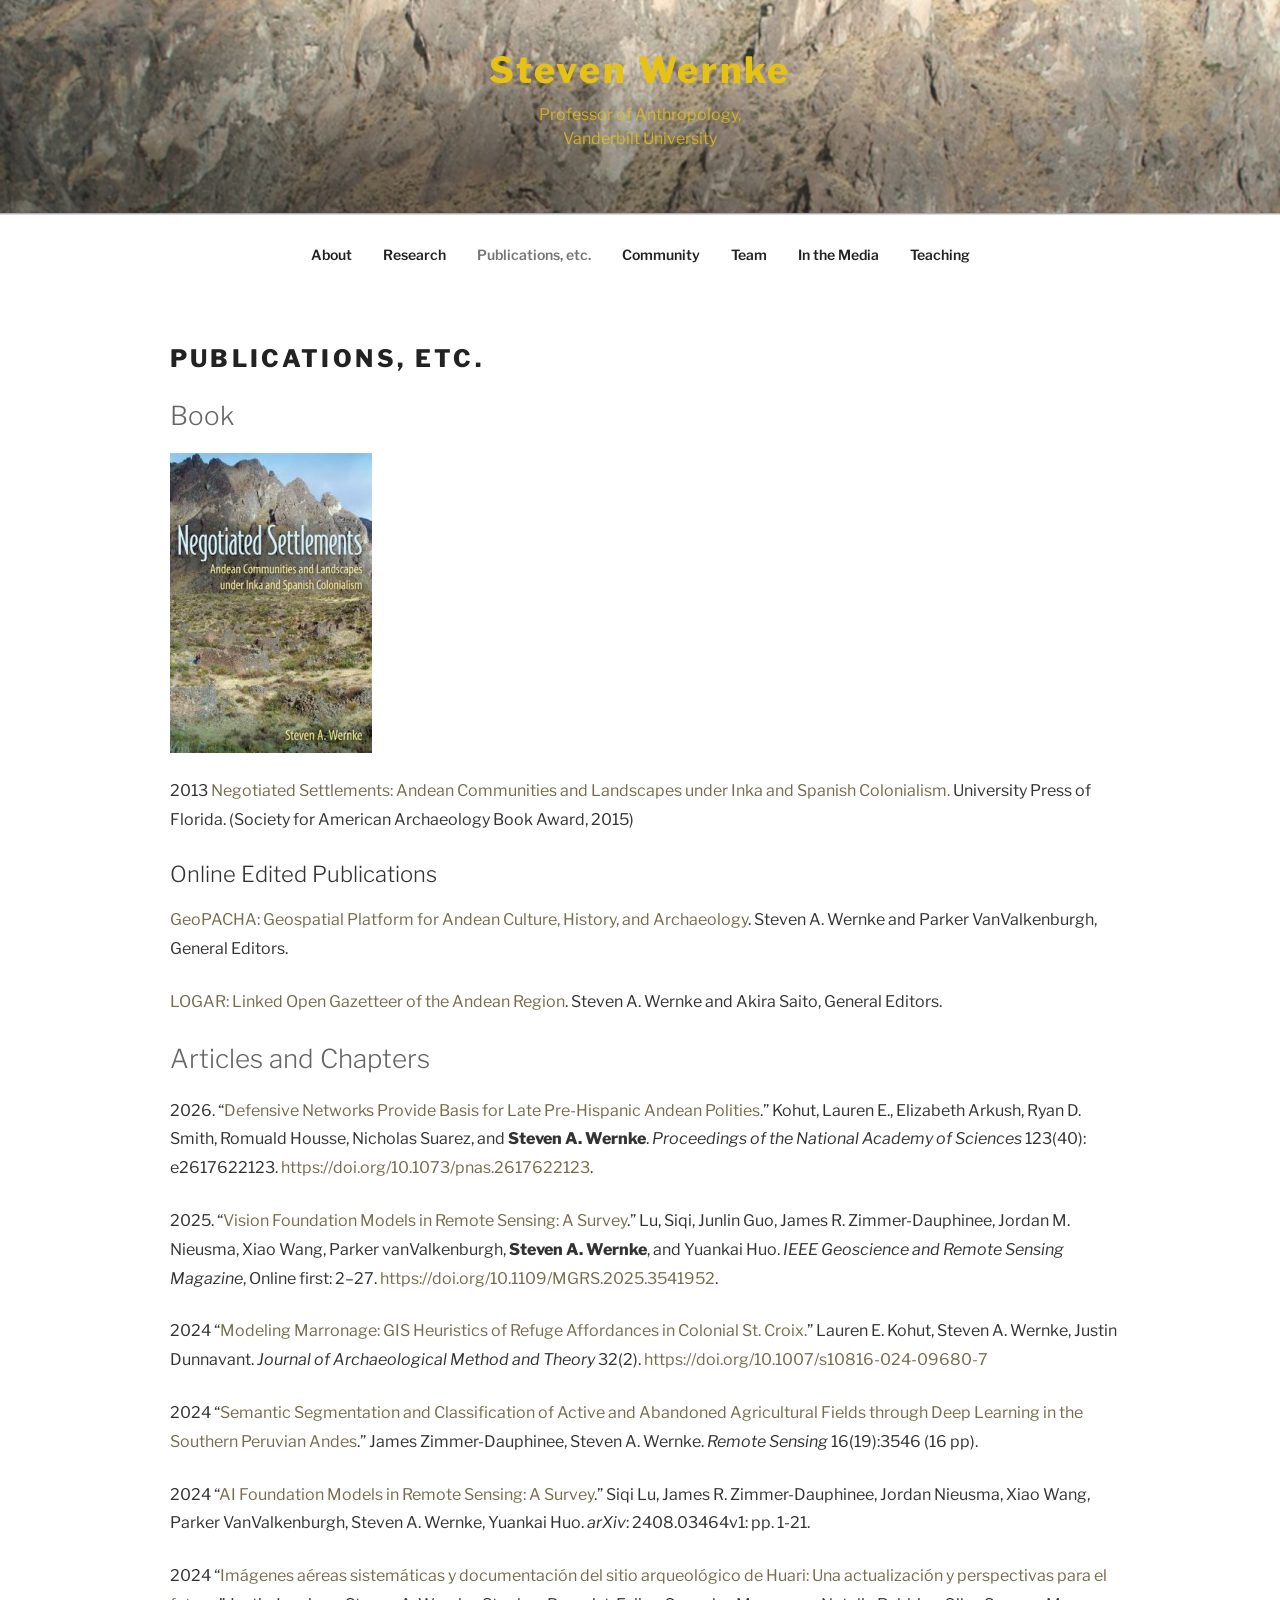
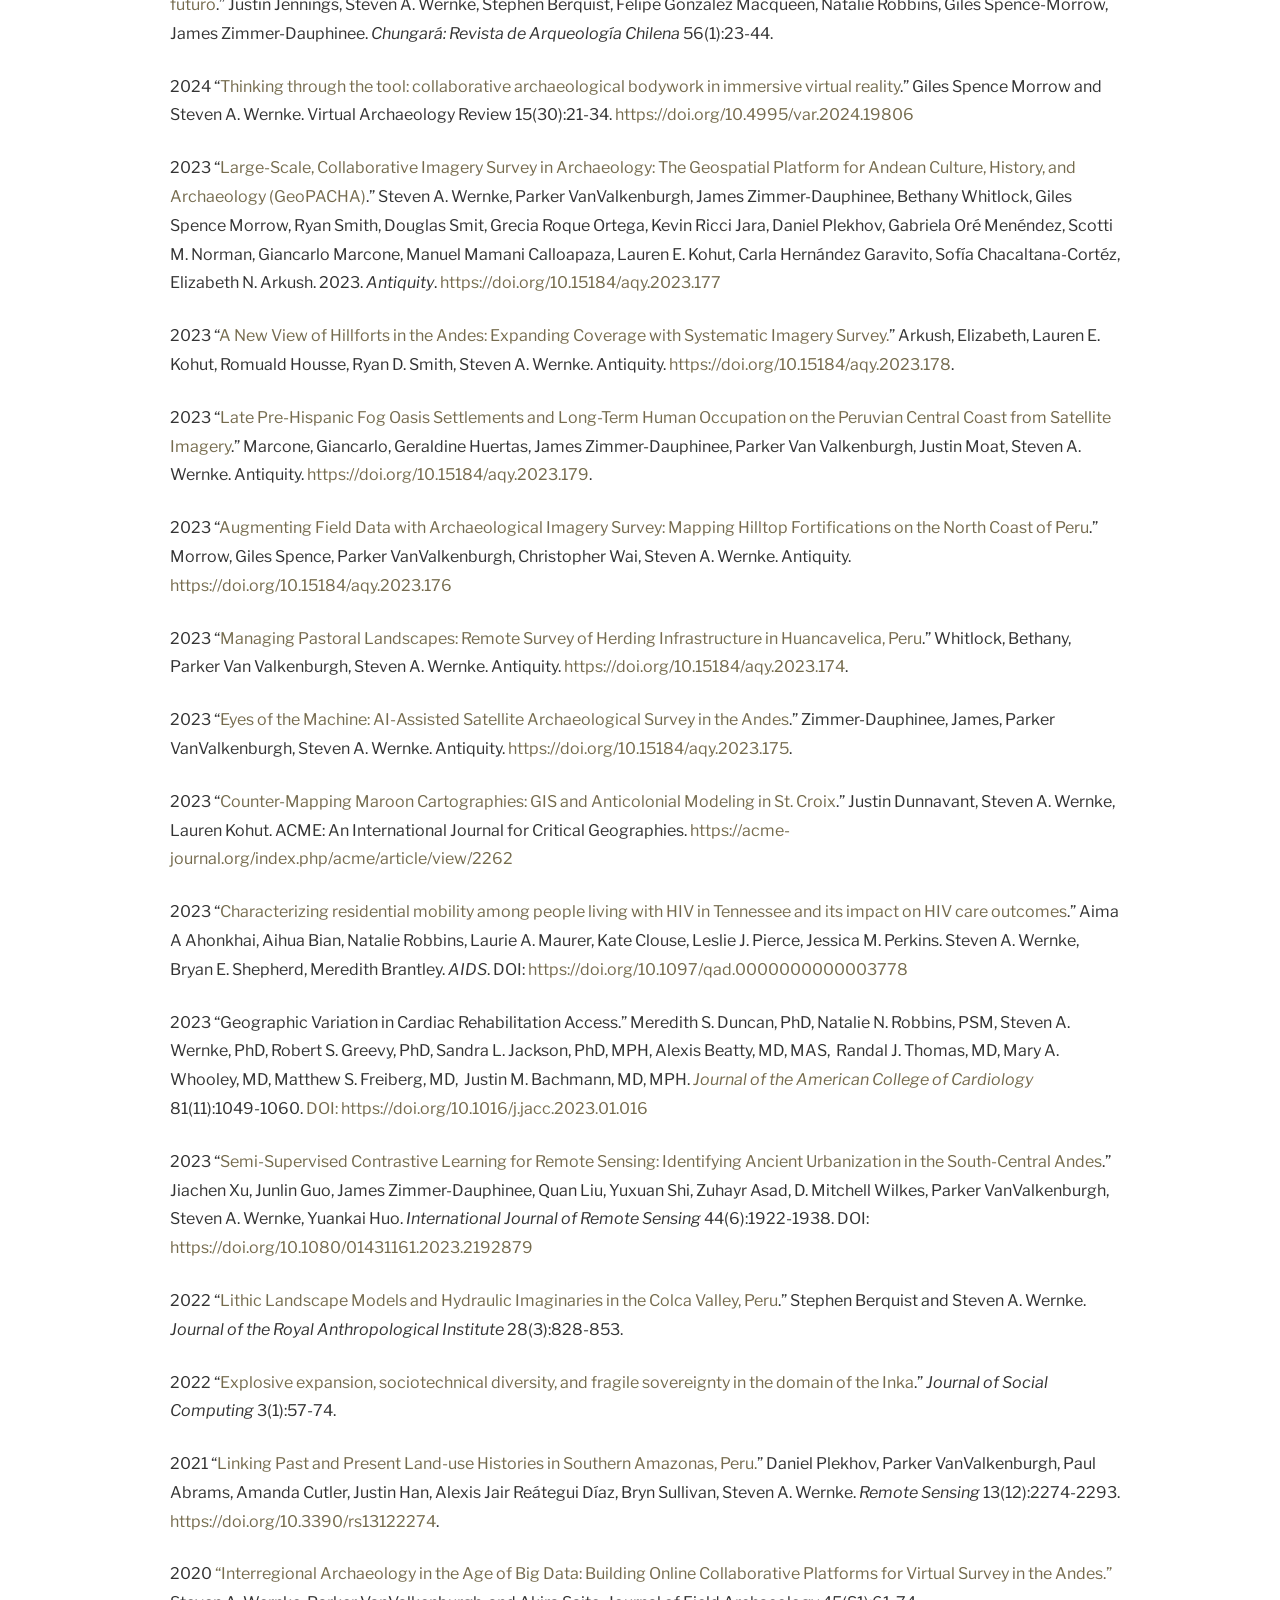
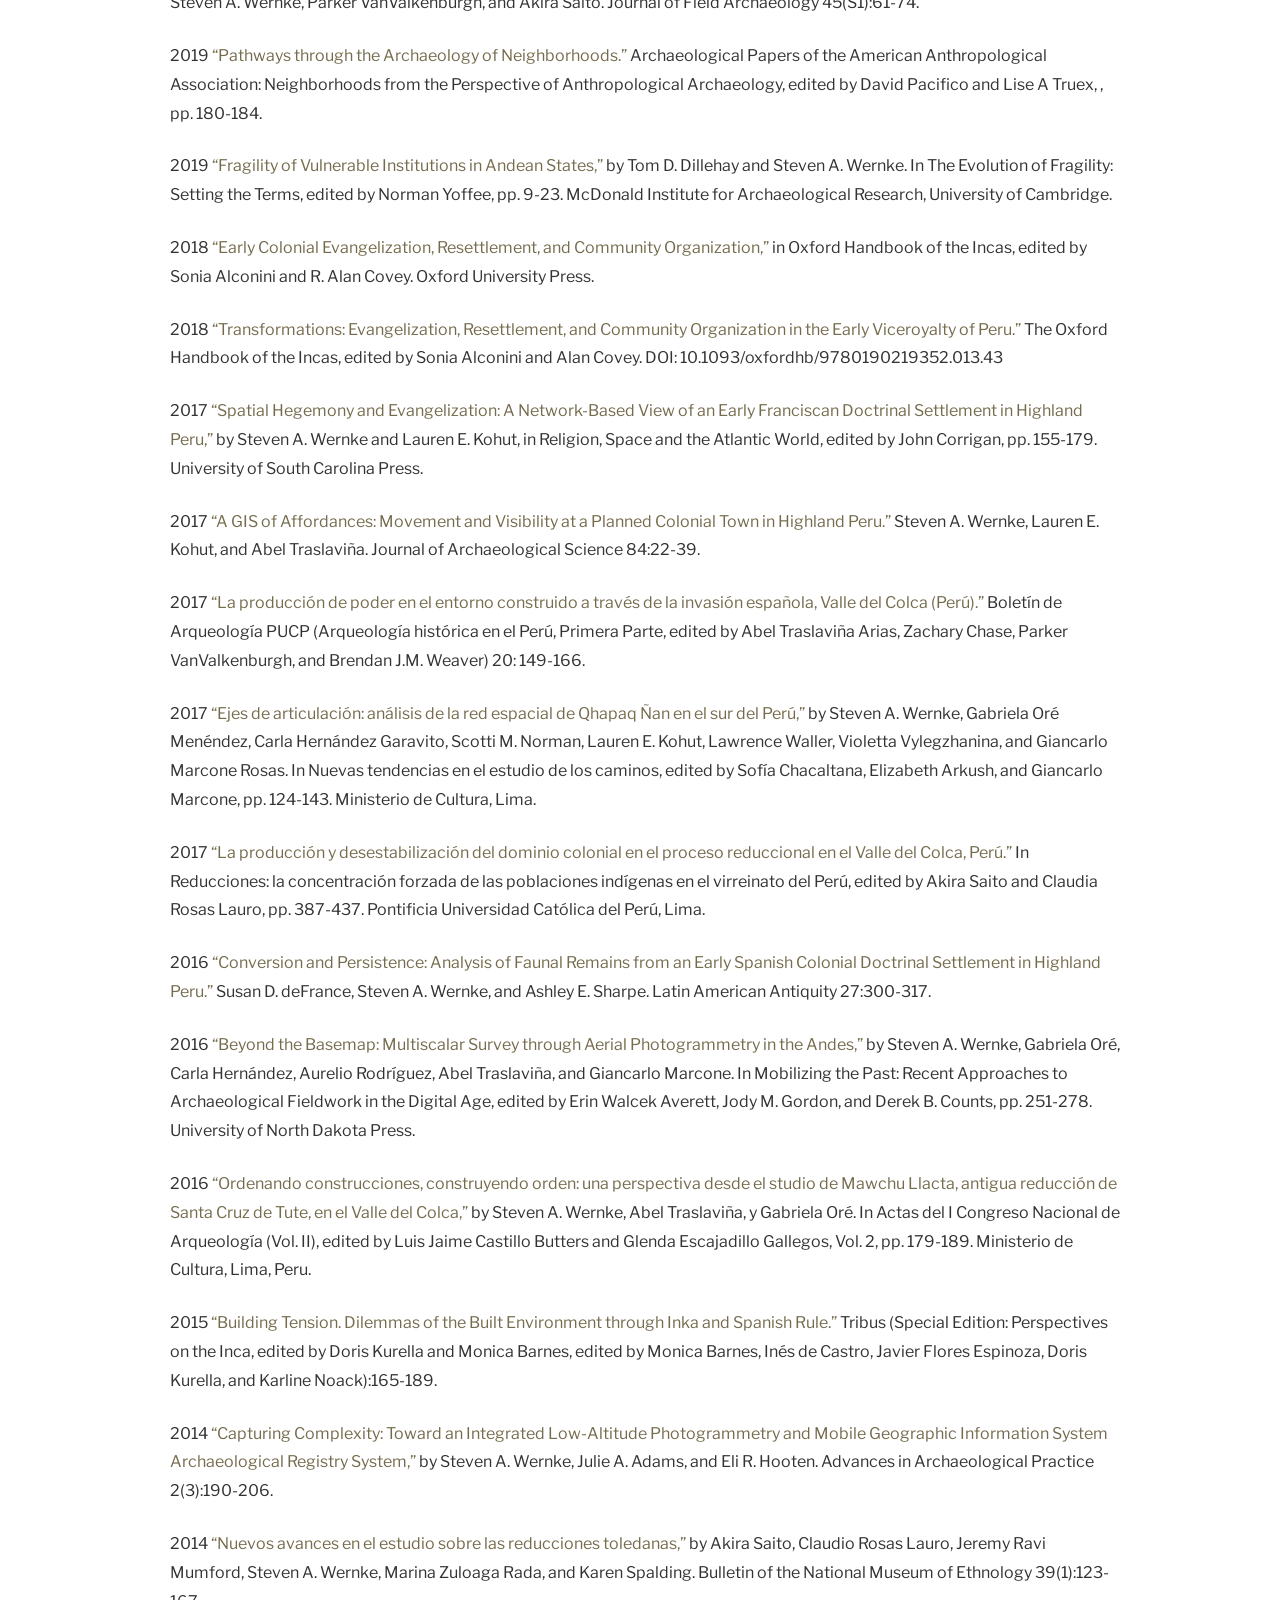
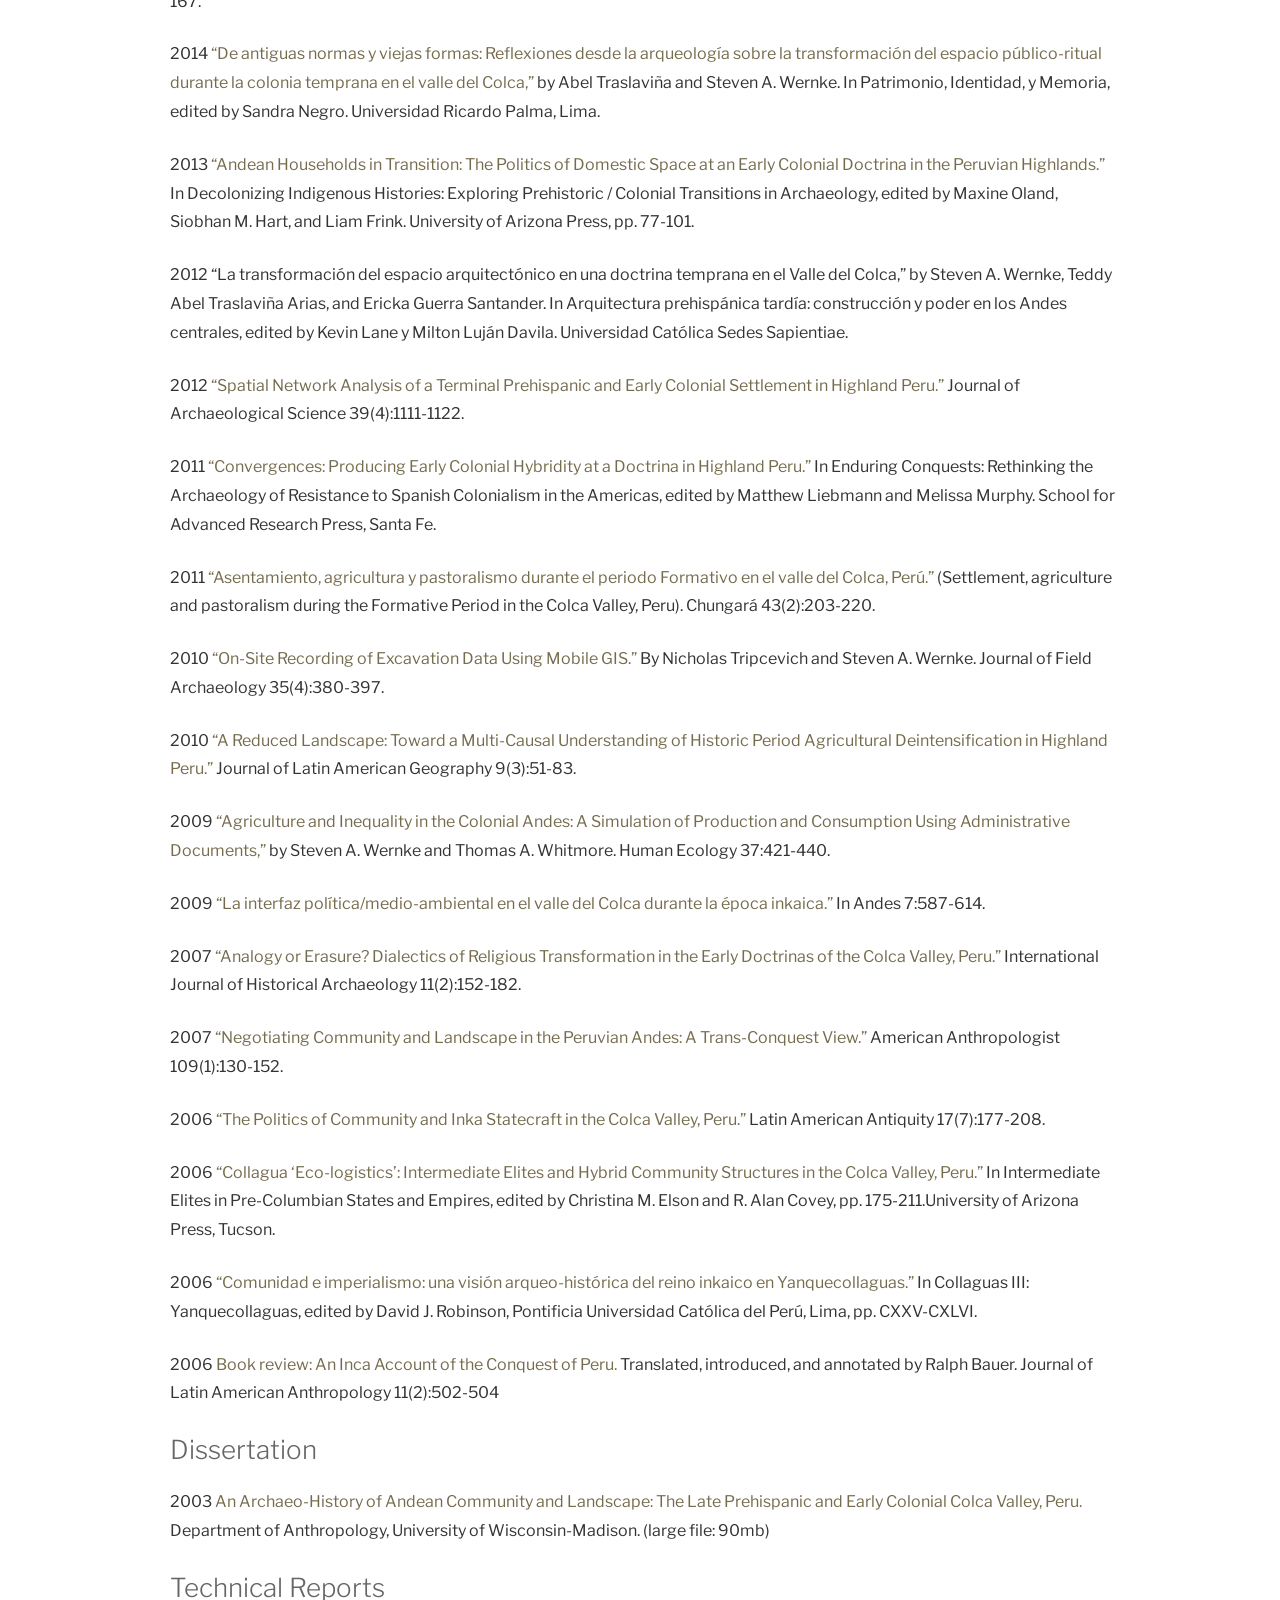
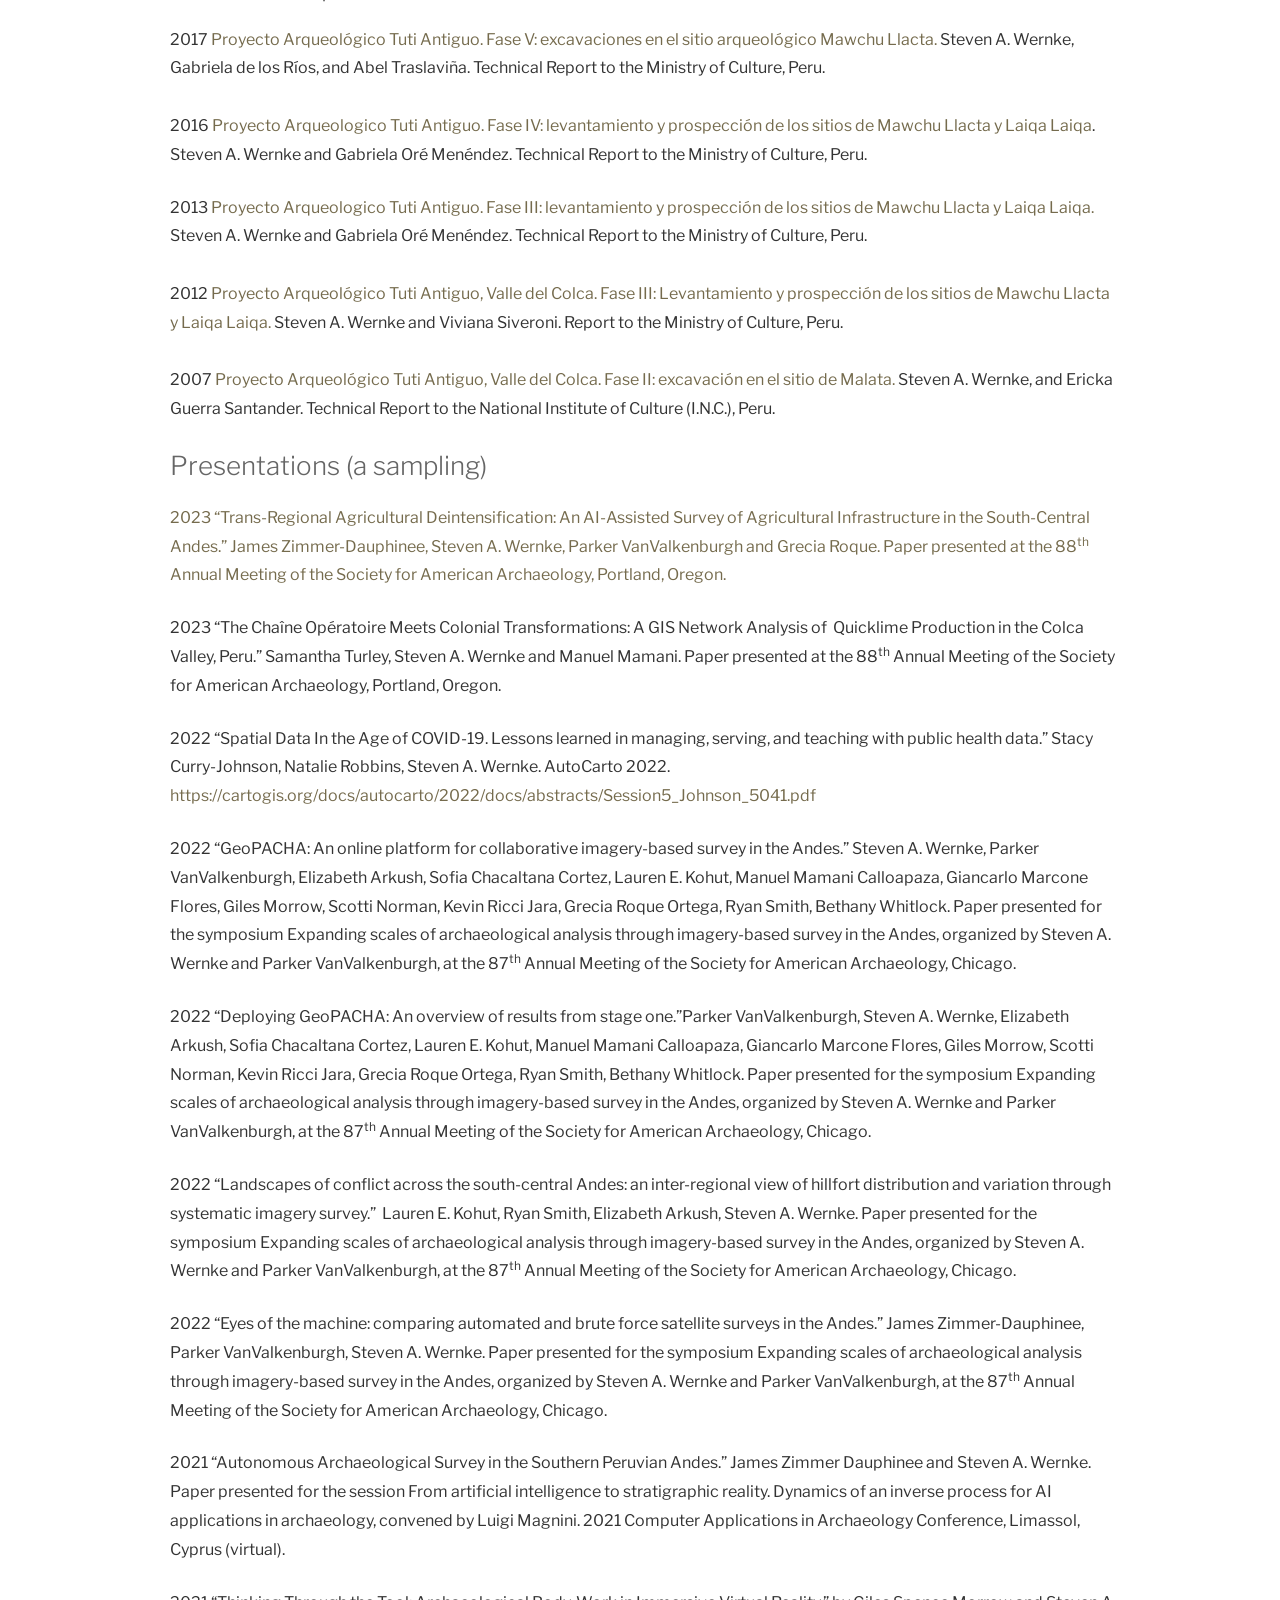
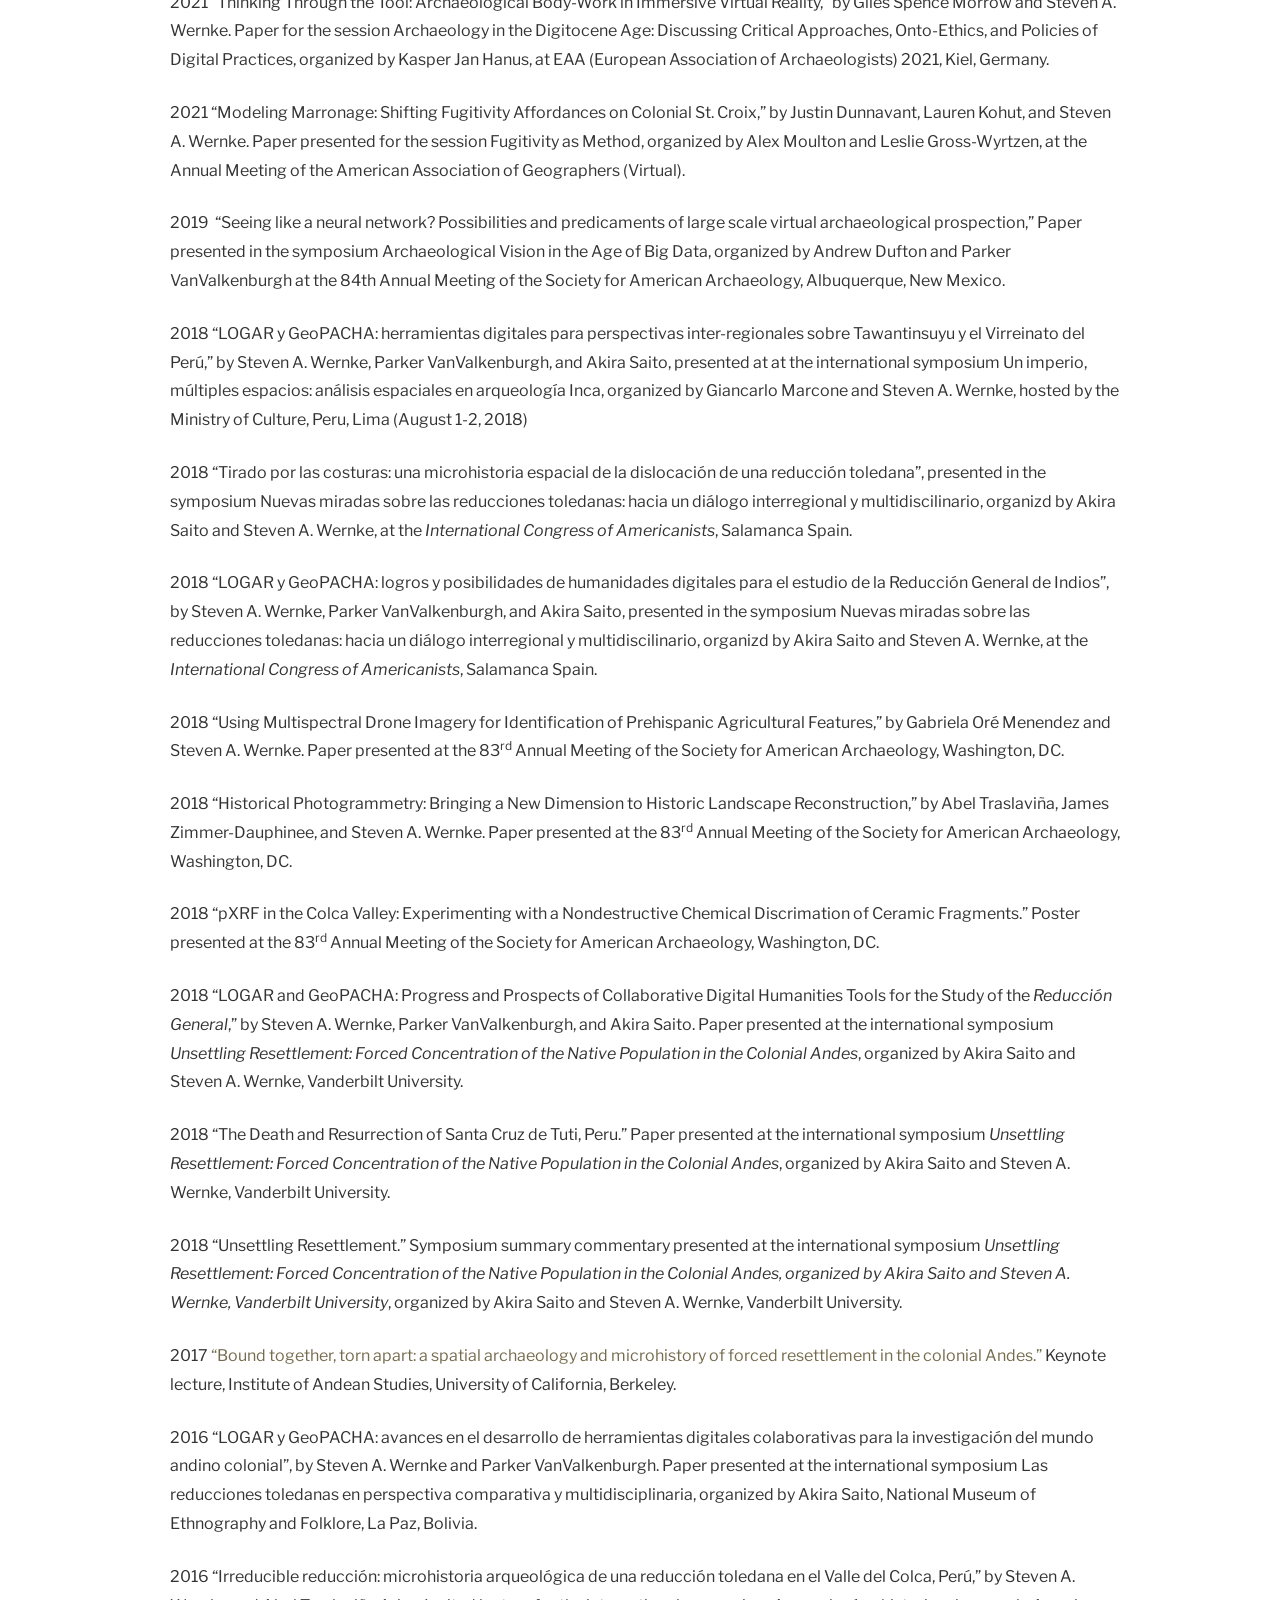
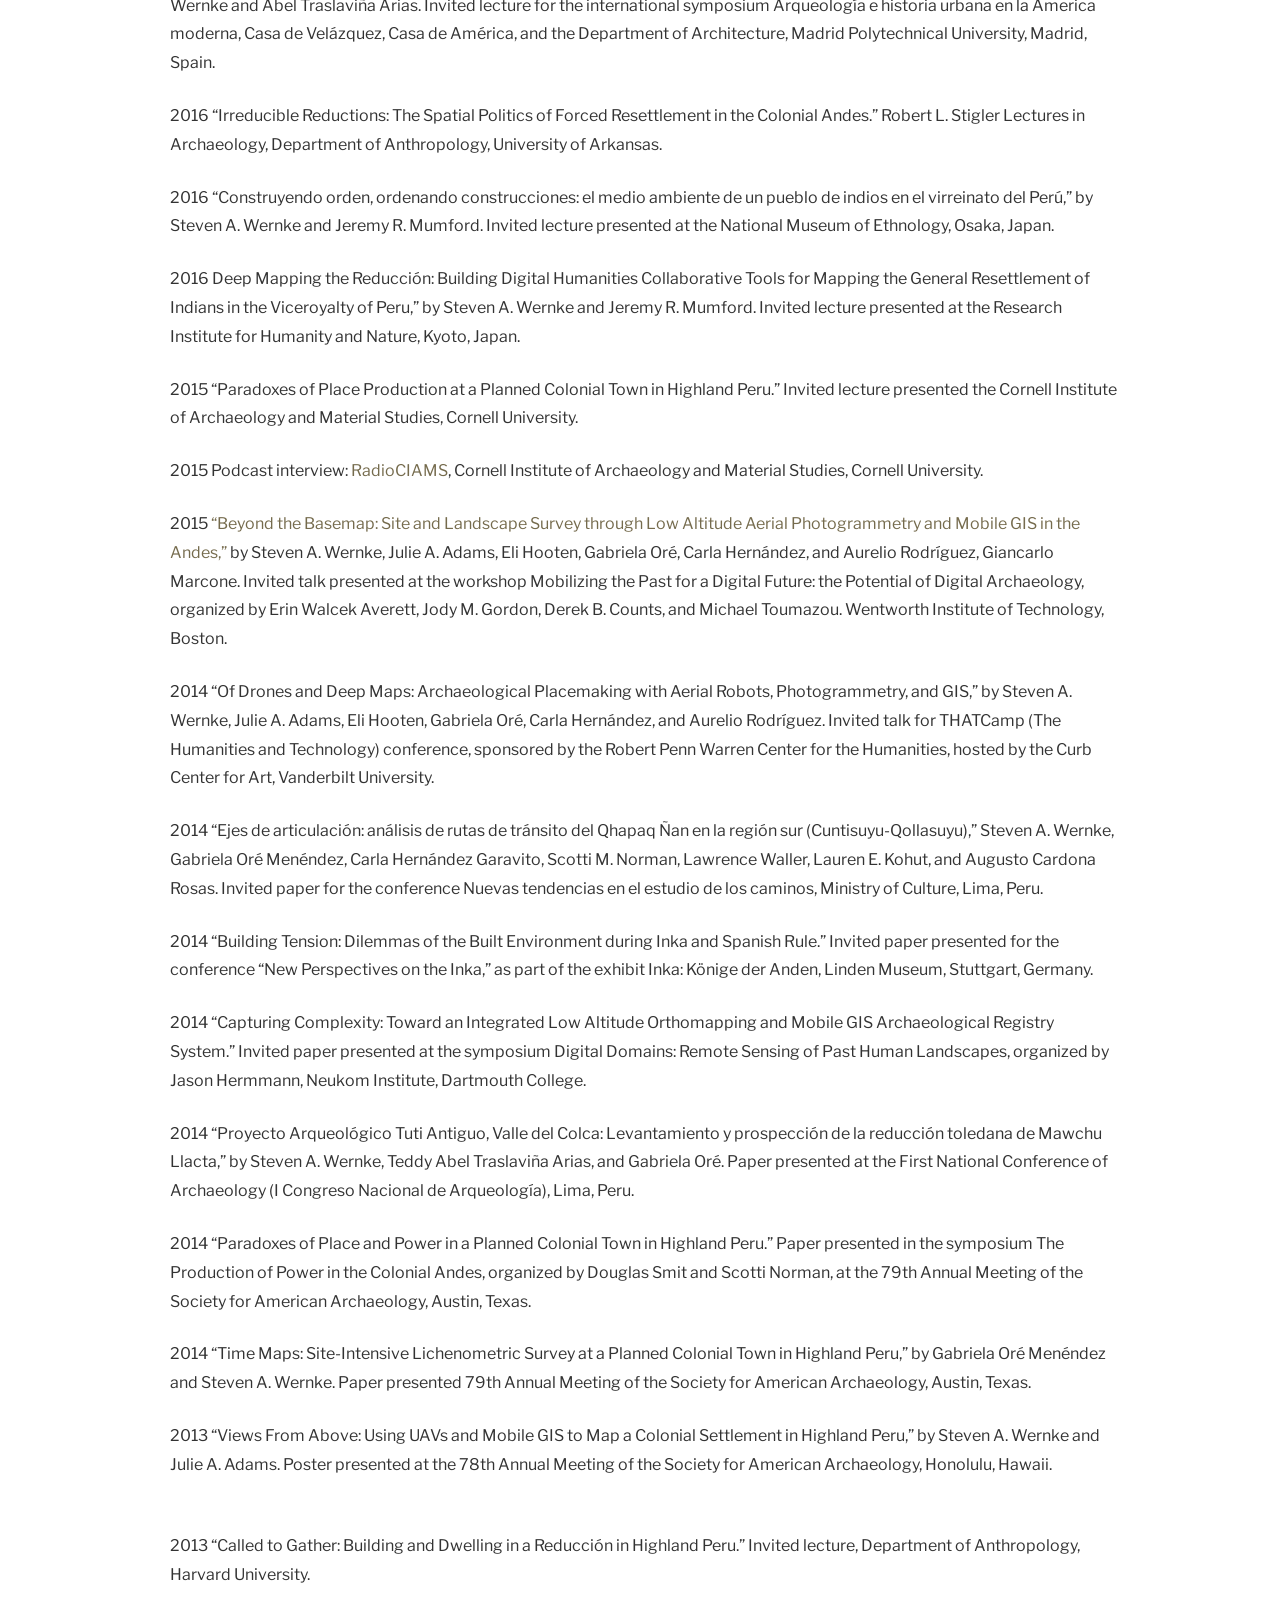
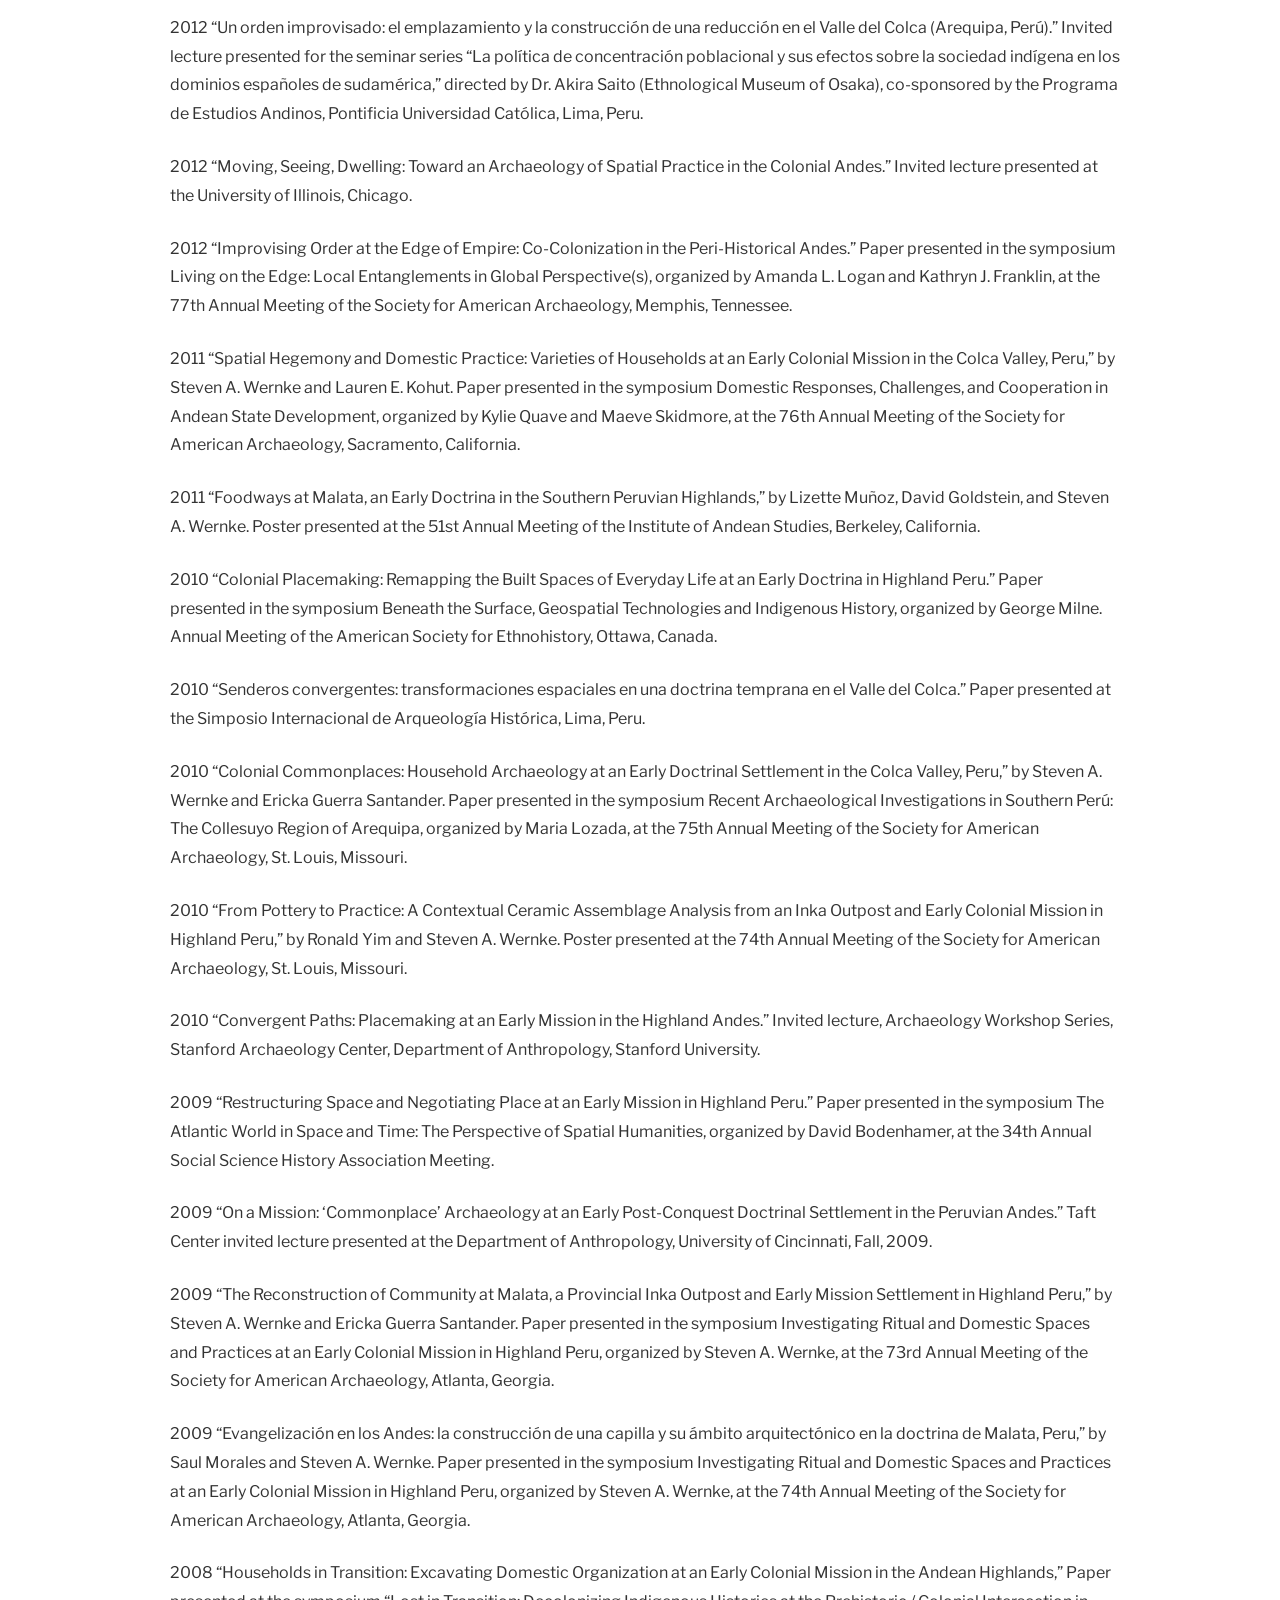
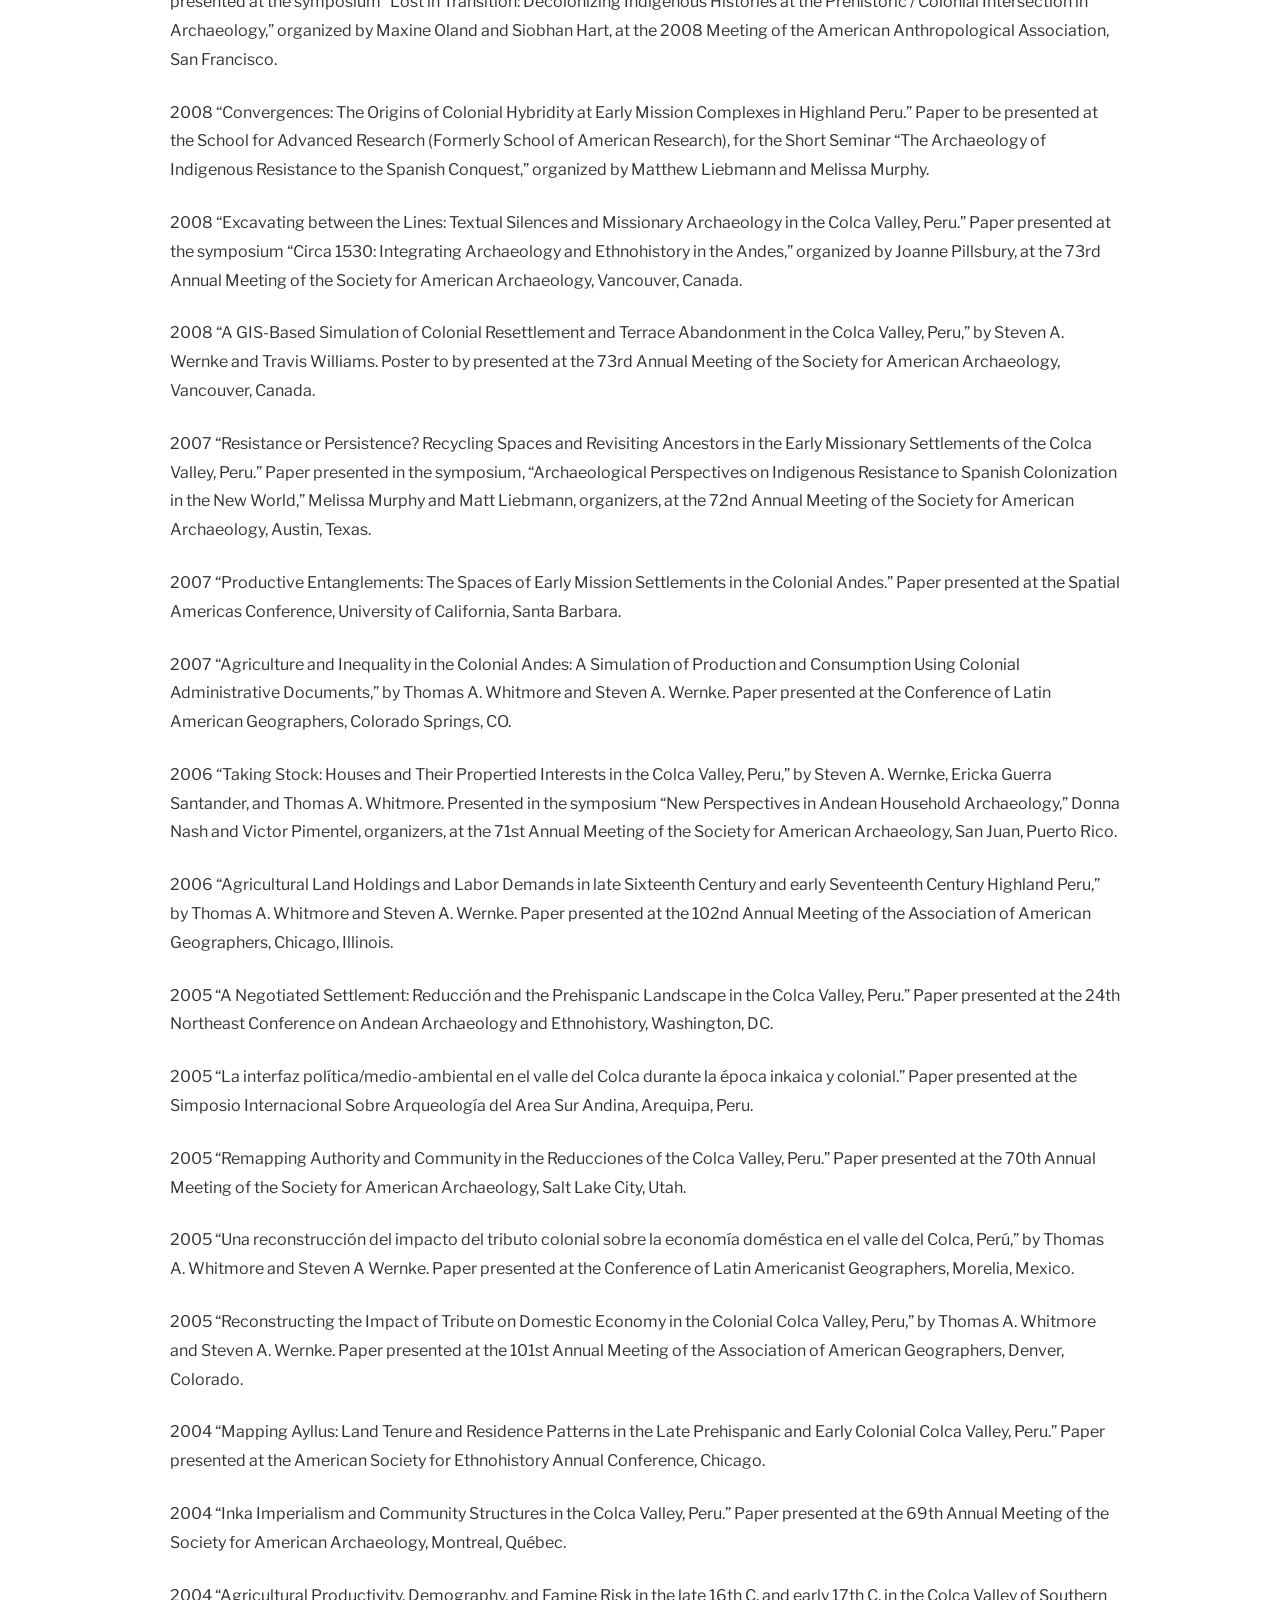
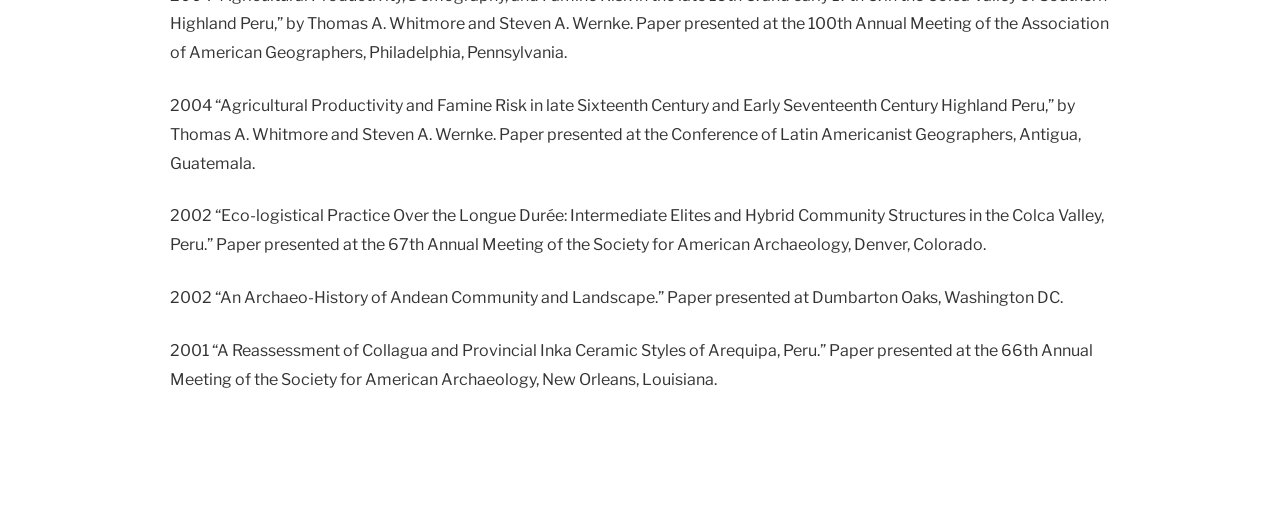
<file: publications-etc/index.html>
<!DOCTYPE html>
<html lang="en-US" class="no-js no-svg">
<head>
<meta charset="UTF-8">
<meta name="viewport" content="width=device-width, initial-scale=1.0">
<link rel="profile" href="https://gmpg.org/xfn/11">

<script>
(function(html){html.className = html.className.replace(/\bno-js\b/,'js')})(document.documentElement);
//# sourceURL=twentyseventeen_javascript_detection
</script>
<title>Publications, etc. &#8211; Steven Wernke</title>
<meta name='robots' content='max-image-preview:large' />
<style id="wp-img-auto-sizes-contain-inline-css">
img:is([sizes=auto i],[sizes^="auto," i]){contain-intrinsic-size:3000px 1500px}
/*# sourceURL=wp-img-auto-sizes-contain-inline-css */
</style>
<style id="wp-block-library-inline-css">
:root{--wp-block-synced-color:#7a00df;--wp-block-synced-color--rgb:122,0,223;--wp-bound-block-color:var(--wp-block-synced-color);--wp-editor-canvas-background:#ddd;--wp-admin-theme-color:#007cba;--wp-admin-theme-color--rgb:0,124,186;--wp-admin-theme-color-darker-10:#006ba1;--wp-admin-theme-color-darker-10--rgb:0,107,160.5;--wp-admin-theme-color-darker-20:#005a87;--wp-admin-theme-color-darker-20--rgb:0,90,135;--wp-admin-border-width-focus:2px}@media (min-resolution:192dpi){:root{--wp-admin-border-width-focus:1.5px}}.wp-element-button{cursor:pointer}:root .has-very-light-gray-background-color{background-color:#eee}:root .has-very-dark-gray-background-color{background-color:#313131}:root .has-very-light-gray-color{color:#eee}:root .has-very-dark-gray-color{color:#313131}:root .has-vivid-green-cyan-to-vivid-cyan-blue-gradient-background{background:linear-gradient(135deg,#00d084,#0693e3)}:root .has-purple-crush-gradient-background{background:linear-gradient(135deg,#34e2e4,#4721fb 50%,#ab1dfe)}:root .has-hazy-dawn-gradient-background{background:linear-gradient(135deg,#faaca8,#dad0ec)}:root .has-subdued-olive-gradient-background{background:linear-gradient(135deg,#fafae1,#67a671)}:root .has-atomic-cream-gradient-background{background:linear-gradient(135deg,#fdd79a,#004a59)}:root .has-nightshade-gradient-background{background:linear-gradient(135deg,#330968,#31cdcf)}:root .has-midnight-gradient-background{background:linear-gradient(135deg,#020381,#2874fc)}:root{--wp--preset--font-size--normal:16px;--wp--preset--font-size--huge:42px}.has-regular-font-size{font-size:1em}.has-larger-font-size{font-size:2.625em}.has-normal-font-size{font-size:var(--wp--preset--font-size--normal)}.has-huge-font-size{font-size:var(--wp--preset--font-size--huge)}:root .has-text-align-center{text-align:center}:root .has-text-align-left{text-align:left}:root .has-text-align-right{text-align:right}.has-fit-text{white-space:nowrap!important}#end-resizable-editor-section{display:none}.aligncenter{clear:both}.items-justified-left{justify-content:flex-start}.items-justified-center{justify-content:center}.items-justified-right{justify-content:flex-end}.items-justified-space-between{justify-content:space-between}.screen-reader-text{word-wrap:normal!important;border:0;clip-path:inset(50%);height:1px;margin:-1px;overflow:hidden;padding:0;position:absolute;width:1px}.screen-reader-text:focus{background-color:#ddd;clip-path:none;color:#444;display:block;font-size:1em;height:auto;left:5px;line-height:normal;padding:15px 23px 14px;text-decoration:none;top:5px;width:auto;z-index:100000}html :where(.has-border-color){border-style:solid}html :where([style*=border-color]){border-style:solid}html :where([style*=border-top-color]){border-top-style:solid}html :where([style*=border-right-color]){border-right-style:solid}html :where([style*=border-bottom-color]){border-bottom-style:solid}html :where([style*=border-left-color]){border-left-style:solid}html :where([style*=border-width]){border-style:solid}html :where([style*=border-top-width]){border-top-style:solid}html :where([style*=border-right-width]){border-right-style:solid}html :where([style*=border-bottom-width]){border-bottom-style:solid}html :where([style*=border-left-width]){border-left-style:solid}html :where(img[class*=wp-image-]){height:auto;max-width:100%}:where(figure){margin:0 0 1em}html :where(.is-position-sticky){--wp-admin--admin-bar--position-offset:var(--wp-admin--admin-bar--height,0px)}@media screen and (max-width:600px){html :where(.is-position-sticky){--wp-admin--admin-bar--position-offset:0px}}

/*# sourceURL=/wp-includes/css/dist/block-library/common.min.css */
</style>
<style id="wp-block-heading-inline-css">
h1:where(.wp-block-heading).has-background,h2:where(.wp-block-heading).has-background,h3:where(.wp-block-heading).has-background,h4:where(.wp-block-heading).has-background,h5:where(.wp-block-heading).has-background,h6:where(.wp-block-heading).has-background{padding:1.25em 2.375em}h1.has-text-align-left[style*=writing-mode]:where([style*=vertical-lr]),h1.has-text-align-right[style*=writing-mode]:where([style*=vertical-rl]),h2.has-text-align-left[style*=writing-mode]:where([style*=vertical-lr]),h2.has-text-align-right[style*=writing-mode]:where([style*=vertical-rl]),h3.has-text-align-left[style*=writing-mode]:where([style*=vertical-lr]),h3.has-text-align-right[style*=writing-mode]:where([style*=vertical-rl]),h4.has-text-align-left[style*=writing-mode]:where([style*=vertical-lr]),h4.has-text-align-right[style*=writing-mode]:where([style*=vertical-rl]),h5.has-text-align-left[style*=writing-mode]:where([style*=vertical-lr]),h5.has-text-align-right[style*=writing-mode]:where([style*=vertical-rl]),h6.has-text-align-left[style*=writing-mode]:where([style*=vertical-lr]),h6.has-text-align-right[style*=writing-mode]:where([style*=vertical-rl]){rotate:180deg}
/*# sourceURL=/wp-includes/blocks/heading/style.min.css */
</style>
<style id="wp-block-image-inline-css">
.wp-block-image>a,.wp-block-image>figure>a{display:inline-block}.wp-block-image img{box-sizing:border-box;height:auto;max-width:100%;vertical-align:bottom}@media not (prefers-reduced-motion){.wp-block-image img.hide{visibility:hidden}.wp-block-image img.show{animation:show-content-image .4s}}.wp-block-image[style*=border-radius] img,.wp-block-image[style*=border-radius]>a{border-radius:inherit}.wp-block-image.has-custom-border img{box-sizing:border-box}.wp-block-image.aligncenter{text-align:center}.wp-block-image.alignfull>a,.wp-block-image.alignwide>a{width:100%}.wp-block-image.alignfull img,.wp-block-image.alignwide img{height:auto;width:100%}.wp-block-image .aligncenter,.wp-block-image .alignleft,.wp-block-image .alignright,.wp-block-image.aligncenter,.wp-block-image.alignleft,.wp-block-image.alignright{display:table}.wp-block-image .aligncenter>figcaption,.wp-block-image .alignleft>figcaption,.wp-block-image .alignright>figcaption,.wp-block-image.aligncenter>figcaption,.wp-block-image.alignleft>figcaption,.wp-block-image.alignright>figcaption{caption-side:bottom;display:table-caption}.wp-block-image .alignleft{float:left;margin:.5em 1em .5em 0}.wp-block-image .alignright{float:right;margin:.5em 0 .5em 1em}.wp-block-image .aligncenter{margin-left:auto;margin-right:auto}.wp-block-image :where(figcaption){margin-bottom:1em;margin-top:.5em}.wp-block-image.is-style-circle-mask img{border-radius:9999px}@supports ((-webkit-mask-image:none) or (mask-image:none)) or (-webkit-mask-image:none){.wp-block-image.is-style-circle-mask img{border-radius:0;-webkit-mask-image:url('data:image/svg+xml;utf8,<svg viewBox="0 0 100 100" xmlns="http://www.w3.org/2000/svg"><circle cx="50" cy="50" r="50"/></svg>');mask-image:url('data:image/svg+xml;utf8,<svg viewBox="0 0 100 100" xmlns="http://www.w3.org/2000/svg"><circle cx="50" cy="50" r="50"/></svg>');mask-mode:alpha;-webkit-mask-position:center;mask-position:center;-webkit-mask-repeat:no-repeat;mask-repeat:no-repeat;-webkit-mask-size:contain;mask-size:contain}}:root :where(.wp-block-image.is-style-rounded img,.wp-block-image .is-style-rounded img){border-radius:9999px}.wp-block-image figure{margin:0}.wp-lightbox-container{display:flex;flex-direction:column;position:relative}.wp-lightbox-container img{cursor:zoom-in}.wp-lightbox-container img:hover+button{opacity:1}.wp-lightbox-container button{align-items:center;backdrop-filter:blur(16px) saturate(180%);background-color:#5a5a5a40;border:none;border-radius:4px;cursor:zoom-in;display:flex;height:20px;justify-content:center;opacity:0;padding:0;position:absolute;right:16px;text-align:center;top:16px;width:20px;z-index:100}@media not (prefers-reduced-motion){.wp-lightbox-container button{transition:opacity .2s ease}}.wp-lightbox-container button:focus-visible{outline:3px auto #5a5a5a40;outline:3px auto -webkit-focus-ring-color;outline-offset:3px}.wp-lightbox-container button:hover{cursor:pointer;opacity:1}.wp-lightbox-container button:focus{opacity:1}.wp-lightbox-container button:focus,.wp-lightbox-container button:hover,.wp-lightbox-container button:not(:hover):not(:active):not(.has-background){background-color:#5a5a5a40;border:none}.wp-lightbox-overlay{box-sizing:border-box;cursor:zoom-out;height:100vh;left:0;overflow:hidden;position:fixed;top:0;visibility:hidden;width:100%;z-index:100000}.wp-lightbox-overlay .wp-lightbox-close-button{align-items:center;cursor:pointer;display:flex;font-family:inherit;gap:8px;justify-content:center;line-height:1;min-height:40px;min-width:40px;padding:0 4px;position:absolute;right:calc(env(safe-area-inset-right) + 16px);top:calc(env(safe-area-inset-top) + 16px);z-index:5000000}.wp-lightbox-overlay .wp-lightbox-close-button:focus,.wp-lightbox-overlay .wp-lightbox-close-button:hover,.wp-lightbox-overlay .wp-lightbox-close-button:not(:hover):not(:active):not(.has-background){background:none;border:none}.wp-lightbox-overlay .wp-lightbox-close-button:has(.wp-lightbox-close-text:not([hidden])) .wp-lightbox-close-icon svg{height:1em;width:1em}.wp-lightbox-overlay .wp-lightbox-close-icon svg{display:block}.wp-lightbox-overlay .wp-lightbox-navigation-button-next,.wp-lightbox-overlay .wp-lightbox-navigation-button-prev{align-items:center;bottom:16px;cursor:pointer;display:flex;font-family:inherit;gap:4px;justify-content:center;line-height:1;min-height:40px;min-width:40px;padding:0 8px;position:absolute;z-index:2000002}.wp-lightbox-overlay .wp-lightbox-navigation-button-next[hidden],.wp-lightbox-overlay .wp-lightbox-navigation-button-prev[hidden]{display:none}@media (min-width:960px){.wp-lightbox-overlay .wp-lightbox-navigation-button-next,.wp-lightbox-overlay .wp-lightbox-navigation-button-prev{bottom:50%;transform:translateY(-50%)}}.wp-lightbox-overlay .wp-lightbox-navigation-button-next:focus,.wp-lightbox-overlay .wp-lightbox-navigation-button-next:hover,.wp-lightbox-overlay .wp-lightbox-navigation-button-next:not(:hover):not(:active):not(.has-background),.wp-lightbox-overlay .wp-lightbox-navigation-button-prev:focus,.wp-lightbox-overlay .wp-lightbox-navigation-button-prev:hover,.wp-lightbox-overlay .wp-lightbox-navigation-button-prev:not(:hover):not(:active):not(.has-background){background:none;border:none;padding:0 8px}.wp-lightbox-overlay .wp-lightbox-navigation-button-next:has(.wp-lightbox-navigation-text:not([hidden])) .wp-lightbox-navigation-icon svg,.wp-lightbox-overlay .wp-lightbox-navigation-button-prev:has(.wp-lightbox-navigation-text:not([hidden])) .wp-lightbox-navigation-icon svg{display:block;height:1.5em;width:1.5em}.wp-lightbox-overlay .wp-lightbox-navigation-button-prev{left:calc(env(safe-area-inset-left) + 16px)}.wp-lightbox-overlay .wp-lightbox-navigation-button-next{right:calc(env(safe-area-inset-right) + 16px)}.wp-lightbox-overlay .wp-lightbox-navigation-icon svg{vertical-align:middle}.wp-lightbox-overlay .lightbox-image-container{height:var(--wp--lightbox-container-height);left:50%;overflow:hidden;position:absolute;top:50%;transform:translate(-50%,-50%);transform-origin:top left;width:var(--wp--lightbox-container-width);z-index:2000001}.wp-lightbox-overlay .wp-block-image{align-items:center;box-sizing:border-box;display:flex;height:100%;justify-content:center;margin:0;position:relative;transform-origin:0 0;width:100%;z-index:3000000}.wp-lightbox-overlay .wp-block-image img{height:var(--wp--lightbox-image-height);min-height:var(--wp--lightbox-image-height);min-width:var(--wp--lightbox-image-width);width:var(--wp--lightbox-image-width)}.wp-lightbox-overlay .wp-block-image figcaption{display:none}.wp-lightbox-overlay button{background:none;border:none}.wp-lightbox-overlay .scrim{background-color:#fff;height:100%;opacity:.9;position:absolute;width:100%;z-index:2000000}.wp-lightbox-overlay.active{visibility:visible}@media not (prefers-reduced-motion){.wp-lightbox-overlay.active{animation:turn-on-visibility .25s both}.wp-lightbox-overlay.active img{animation:turn-on-visibility .35s both}.wp-lightbox-overlay.show-closing-animation:not(.active){animation:turn-off-visibility .35s both}.wp-lightbox-overlay.show-closing-animation:not(.active) img{animation:turn-off-visibility .25s both}.wp-lightbox-overlay.zoom.active{animation:none;opacity:1;visibility:visible}.wp-lightbox-overlay.zoom.active .lightbox-image-container{animation:lightbox-zoom-in .4s}.wp-lightbox-overlay.zoom.active .lightbox-image-container img{animation:none}.wp-lightbox-overlay.zoom.active .scrim{animation:turn-on-visibility .4s forwards}.wp-lightbox-overlay.zoom.show-closing-animation:not(.active){animation:none}.wp-lightbox-overlay.zoom.show-closing-animation:not(.active) .lightbox-image-container{animation:lightbox-zoom-out .4s}.wp-lightbox-overlay.zoom.show-closing-animation:not(.active) .lightbox-image-container img{animation:none}.wp-lightbox-overlay.zoom.show-closing-animation:not(.active) .scrim{animation:turn-off-visibility .4s forwards}}@keyframes show-content-image{0%{visibility:hidden}99%{visibility:hidden}to{visibility:visible}}@keyframes turn-on-visibility{0%{opacity:0}to{opacity:1}}@keyframes turn-off-visibility{0%{opacity:1;visibility:visible}99%{opacity:0;visibility:visible}to{opacity:0;visibility:hidden}}@keyframes lightbox-zoom-in{0%{transform:translate(calc((-100vw + var(--wp--lightbox-scrollbar-width))/2 + var(--wp--lightbox-initial-left-position)),calc(-50vh + var(--wp--lightbox-initial-top-position))) scale(var(--wp--lightbox-scale))}to{transform:translate(-50%,-50%) scale(1)}}@keyframes lightbox-zoom-out{0%{transform:translate(-50%,-50%) scale(1);visibility:visible}99%{visibility:visible}to{transform:translate(calc((-100vw + var(--wp--lightbox-scrollbar-width))/2 + var(--wp--lightbox-initial-left-position)),calc(-50vh + var(--wp--lightbox-initial-top-position))) scale(var(--wp--lightbox-scale));visibility:hidden}}
/*# sourceURL=/wp-includes/blocks/image/style.min.css */
</style>
<style id="wp-block-paragraph-inline-css">
.is-small-text{font-size:.875em}.is-regular-text{font-size:1em}.is-large-text{font-size:2.25em}.is-larger-text{font-size:3em}.has-drop-cap:not(:focus):first-letter{float:left;font-size:8.4em;font-style:normal;font-weight:100;line-height:.68;margin:.05em .1em 0 0;text-transform:uppercase}body.rtl .has-drop-cap:not(:focus):first-letter{float:none;margin-left:.1em}p.has-drop-cap.has-background{overflow:hidden}:root :where(p.has-background){padding:1.25em 2.375em}:where(p.has-text-color:not(.has-link-color)) a{color:inherit}p.has-text-align-left[style*="writing-mode:vertical-lr"],p.has-text-align-right[style*="writing-mode:vertical-rl"]{rotate:180deg}
/*# sourceURL=/wp-includes/blocks/paragraph/style.min.css */
</style>

<style id="classic-theme-styles-inline-css">
/*! This file is auto-generated */
.wp-block-button__link{color:#fff;background-color:#32373c;border-radius:9999px;box-shadow:none;text-decoration:none;padding:calc(.667em + 2px) calc(1.333em + 2px);font-size:1.125em}.wp-block-file__button{background:#32373c;color:#fff;text-decoration:none}
/*# sourceURL=/wp-includes/css/classic-themes.min.css */
</style>

<style id="global-styles-inline-css">
:root{--wp--preset--aspect-ratio--square: 1;--wp--preset--aspect-ratio--4-3: 4/3;--wp--preset--aspect-ratio--3-4: 3/4;--wp--preset--aspect-ratio--3-2: 3/2;--wp--preset--aspect-ratio--2-3: 2/3;--wp--preset--aspect-ratio--16-9: 16/9;--wp--preset--aspect-ratio--9-16: 9/16;--wp--preset--color--black: #000000;--wp--preset--color--cyan-bluish-gray: #abb8c3;--wp--preset--color--white: #ffffff;--wp--preset--color--pale-pink: #f78da7;--wp--preset--color--vivid-red: #cf2e2e;--wp--preset--color--luminous-vivid-orange: #ff6900;--wp--preset--color--luminous-vivid-amber: #fcb900;--wp--preset--color--light-green-cyan: #7bdcb5;--wp--preset--color--vivid-green-cyan: #00d084;--wp--preset--color--pale-cyan-blue: #8ed1fc;--wp--preset--color--vivid-cyan-blue: #0693e3;--wp--preset--color--vivid-purple: #9b51e0;--wp--preset--gradient--vivid-cyan-blue-to-vivid-purple: linear-gradient(135deg,rgb(6,147,227) 0%,rgb(155,81,224) 100%);--wp--preset--gradient--light-green-cyan-to-vivid-green-cyan: linear-gradient(135deg,rgb(122,220,180) 0%,rgb(0,208,130) 100%);--wp--preset--gradient--luminous-vivid-amber-to-luminous-vivid-orange: linear-gradient(135deg,rgb(252,185,0) 0%,rgb(255,105,0) 100%);--wp--preset--gradient--luminous-vivid-orange-to-vivid-red: linear-gradient(135deg,rgb(255,105,0) 0%,rgb(207,46,46) 100%);--wp--preset--gradient--very-light-gray-to-cyan-bluish-gray: linear-gradient(135deg,rgb(238,238,238) 0%,rgb(169,184,195) 100%);--wp--preset--gradient--cool-to-warm-spectrum: linear-gradient(135deg,rgb(74,234,220) 0%,rgb(151,120,209) 20%,rgb(207,42,186) 40%,rgb(238,44,130) 60%,rgb(251,105,98) 80%,rgb(254,248,76) 100%);--wp--preset--gradient--blush-light-purple: linear-gradient(135deg,rgb(255,206,236) 0%,rgb(152,150,240) 100%);--wp--preset--gradient--blush-bordeaux: linear-gradient(135deg,rgb(254,205,165) 0%,rgb(254,45,45) 50%,rgb(107,0,62) 100%);--wp--preset--gradient--luminous-dusk: linear-gradient(135deg,rgb(255,203,112) 0%,rgb(199,81,192) 50%,rgb(65,88,208) 100%);--wp--preset--gradient--pale-ocean: linear-gradient(135deg,rgb(255,245,203) 0%,rgb(182,227,212) 50%,rgb(51,167,181) 100%);--wp--preset--gradient--electric-grass: linear-gradient(135deg,rgb(202,248,128) 0%,rgb(113,206,126) 100%);--wp--preset--gradient--midnight: linear-gradient(135deg,rgb(2,3,129) 0%,rgb(40,116,252) 100%);--wp--preset--font-size--small: 13px;--wp--preset--font-size--medium: 20px;--wp--preset--font-size--large: 36px;--wp--preset--font-size--x-large: 42px;--wp--preset--spacing--20: 0.44rem;--wp--preset--spacing--30: 0.67rem;--wp--preset--spacing--40: 1rem;--wp--preset--spacing--50: 1.5rem;--wp--preset--spacing--60: 2.25rem;--wp--preset--spacing--70: 3.38rem;--wp--preset--spacing--80: 5.06rem;--wp--preset--shadow--natural: 6px 6px 9px rgba(0, 0, 0, 0.2);--wp--preset--shadow--deep: 12px 12px 50px rgba(0, 0, 0, 0.4);--wp--preset--shadow--sharp: 6px 6px 0px rgba(0, 0, 0, 0.2);--wp--preset--shadow--outlined: 6px 6px 0px -3px rgb(255, 255, 255), 6px 6px rgb(0, 0, 0);--wp--preset--shadow--crisp: 6px 6px 0px rgb(0, 0, 0);}:where(body) { margin: 0; }:where(.is-layout-flex){gap: 0.5em;}:where(.is-layout-grid){gap: 0.5em;}body .is-layout-flex{display: flex;}.is-layout-flex{flex-wrap: wrap;align-items: center;}.is-layout-flex > :is(*, div){margin: 0;}body .is-layout-grid{display: grid;}.is-layout-grid > :is(*, div){margin: 0;}body{padding-top: 0px;padding-right: 0px;padding-bottom: 0px;padding-left: 0px;}:root :where(.wp-element-button, .wp-block-button__link){background-color: #32373c;border-width: 0;color: #fff;font-family: inherit;font-size: inherit;font-style: inherit;font-weight: inherit;letter-spacing: inherit;line-height: inherit;padding-top: calc(0.667em + 2px);padding-right: calc(1.333em + 2px);padding-bottom: calc(0.667em + 2px);padding-left: calc(1.333em + 2px);text-decoration: none;text-transform: inherit;}.has-black-color{color: var(--wp--preset--color--black) !important;}.has-cyan-bluish-gray-color{color: var(--wp--preset--color--cyan-bluish-gray) !important;}.has-white-color{color: var(--wp--preset--color--white) !important;}.has-pale-pink-color{color: var(--wp--preset--color--pale-pink) !important;}.has-vivid-red-color{color: var(--wp--preset--color--vivid-red) !important;}.has-luminous-vivid-orange-color{color: var(--wp--preset--color--luminous-vivid-orange) !important;}.has-luminous-vivid-amber-color{color: var(--wp--preset--color--luminous-vivid-amber) !important;}.has-light-green-cyan-color{color: var(--wp--preset--color--light-green-cyan) !important;}.has-vivid-green-cyan-color{color: var(--wp--preset--color--vivid-green-cyan) !important;}.has-pale-cyan-blue-color{color: var(--wp--preset--color--pale-cyan-blue) !important;}.has-vivid-cyan-blue-color{color: var(--wp--preset--color--vivid-cyan-blue) !important;}.has-vivid-purple-color{color: var(--wp--preset--color--vivid-purple) !important;}.has-black-background-color{background-color: var(--wp--preset--color--black) !important;}.has-cyan-bluish-gray-background-color{background-color: var(--wp--preset--color--cyan-bluish-gray) !important;}.has-white-background-color{background-color: var(--wp--preset--color--white) !important;}.has-pale-pink-background-color{background-color: var(--wp--preset--color--pale-pink) !important;}.has-vivid-red-background-color{background-color: var(--wp--preset--color--vivid-red) !important;}.has-luminous-vivid-orange-background-color{background-color: var(--wp--preset--color--luminous-vivid-orange) !important;}.has-luminous-vivid-amber-background-color{background-color: var(--wp--preset--color--luminous-vivid-amber) !important;}.has-light-green-cyan-background-color{background-color: var(--wp--preset--color--light-green-cyan) !important;}.has-vivid-green-cyan-background-color{background-color: var(--wp--preset--color--vivid-green-cyan) !important;}.has-pale-cyan-blue-background-color{background-color: var(--wp--preset--color--pale-cyan-blue) !important;}.has-vivid-cyan-blue-background-color{background-color: var(--wp--preset--color--vivid-cyan-blue) !important;}.has-vivid-purple-background-color{background-color: var(--wp--preset--color--vivid-purple) !important;}.has-black-border-color{border-color: var(--wp--preset--color--black) !important;}.has-cyan-bluish-gray-border-color{border-color: var(--wp--preset--color--cyan-bluish-gray) !important;}.has-white-border-color{border-color: var(--wp--preset--color--white) !important;}.has-pale-pink-border-color{border-color: var(--wp--preset--color--pale-pink) !important;}.has-vivid-red-border-color{border-color: var(--wp--preset--color--vivid-red) !important;}.has-luminous-vivid-orange-border-color{border-color: var(--wp--preset--color--luminous-vivid-orange) !important;}.has-luminous-vivid-amber-border-color{border-color: var(--wp--preset--color--luminous-vivid-amber) !important;}.has-light-green-cyan-border-color{border-color: var(--wp--preset--color--light-green-cyan) !important;}.has-vivid-green-cyan-border-color{border-color: var(--wp--preset--color--vivid-green-cyan) !important;}.has-pale-cyan-blue-border-color{border-color: var(--wp--preset--color--pale-cyan-blue) !important;}.has-vivid-cyan-blue-border-color{border-color: var(--wp--preset--color--vivid-cyan-blue) !important;}.has-vivid-purple-border-color{border-color: var(--wp--preset--color--vivid-purple) !important;}.has-vivid-cyan-blue-to-vivid-purple-gradient-background{background: var(--wp--preset--gradient--vivid-cyan-blue-to-vivid-purple) !important;}.has-light-green-cyan-to-vivid-green-cyan-gradient-background{background: var(--wp--preset--gradient--light-green-cyan-to-vivid-green-cyan) !important;}.has-luminous-vivid-amber-to-luminous-vivid-orange-gradient-background{background: var(--wp--preset--gradient--luminous-vivid-amber-to-luminous-vivid-orange) !important;}.has-luminous-vivid-orange-to-vivid-red-gradient-background{background: var(--wp--preset--gradient--luminous-vivid-orange-to-vivid-red) !important;}.has-very-light-gray-to-cyan-bluish-gray-gradient-background{background: var(--wp--preset--gradient--very-light-gray-to-cyan-bluish-gray) !important;}.has-cool-to-warm-spectrum-gradient-background{background: var(--wp--preset--gradient--cool-to-warm-spectrum) !important;}.has-blush-light-purple-gradient-background{background: var(--wp--preset--gradient--blush-light-purple) !important;}.has-blush-bordeaux-gradient-background{background: var(--wp--preset--gradient--blush-bordeaux) !important;}.has-luminous-dusk-gradient-background{background: var(--wp--preset--gradient--luminous-dusk) !important;}.has-pale-ocean-gradient-background{background: var(--wp--preset--gradient--pale-ocean) !important;}.has-electric-grass-gradient-background{background: var(--wp--preset--gradient--electric-grass) !important;}.has-midnight-gradient-background{background: var(--wp--preset--gradient--midnight) !important;}.has-small-font-size{font-size: var(--wp--preset--font-size--small) !important;}.has-medium-font-size{font-size: var(--wp--preset--font-size--medium) !important;}.has-large-font-size{font-size: var(--wp--preset--font-size--large) !important;}.has-x-large-font-size{font-size: var(--wp--preset--font-size--x-large) !important;}
/*# sourceURL=global-styles-inline-css */
</style>

<style id="nfd-wonder-blocks-utilities-inline-css">
.nfd-relative{position:relative!important}.-nfd-bottom-1{bottom:-.25rem!important}.-nfd-top-0\.5{top:-.125rem!important}.-nfd-top-1{top:-.25rem!important}.nfd-top-10{top:2.5rem!important}.nfd-col-start-1{grid-column-start:1!important}.nfd-col-start-2{grid-column-start:2!important}.nfd-col-start-3{grid-column-start:3!important}.nfd-col-start-4{grid-column-start:4!important}.nfd-col-start-5{grid-column-start:5!important}.nfd-col-start-6{grid-column-start:6!important}.nfd-col-start-7{grid-column-start:7!important}.nfd-col-end-10{grid-column-end:10!important}.nfd-col-end-11{grid-column-end:11!important}.nfd-col-end-12{grid-column-end:12!important}.nfd-col-end-13{grid-column-end:13!important}.nfd-col-end-7{grid-column-end:7!important}.nfd-col-end-8{grid-column-end:8!important}.nfd-col-end-9{grid-column-end:9!important}.nfd-row-start-1{grid-row-start:1!important}.-nfd-mx-2:not([style*=margin]){margin-left:-.5rem!important;margin-right:-.5rem!important}.nfd-my-0:not([style*=margin]){margin-bottom:0!important;margin-top:0!important}.nfd-mb-8:not([style*=margin]){margin-bottom:2rem!important}.nfd-mt-2:not([style*=margin]){margin-top:.5rem!important}.nfd-mt-8:not([style*=margin]){margin-top:2rem!important}.nfd-mt-\[-100px\]:not([style*=margin]){margin-top:-100px!important}.nfd-grid{display:grid!important}.nfd-h-full{height:100%!important}.nfd-w-full{width:100%!important}.nfd-shrink-0{flex-shrink:0!important}.nfd-grow{flex-grow:1!important}.nfd-grid-cols-11{grid-template-columns:repeat(11,minmax(0,1fr))!important}.nfd-grid-cols-12{grid-template-columns:repeat(12,minmax(0,1fr))!important}.nfd-grid-cols-2{grid-template-columns:repeat(2,minmax(0,1fr))!important}.nfd-grid-rows-1{grid-template-rows:repeat(1,minmax(0,1fr))!important}.nfd-items-center{align-items:center!important}.nfd-gap-y-10{row-gap:2.5rem!important}.nfd-overflow-hidden{overflow:hidden!important}.nfd-border-b{border-bottom-width:1px!important}.nfd-border-dashed{border-style:dashed!important}.nfd-p-0:not([style*=padding]){padding:0!important}.nfd-p-10:not([style*=padding]){padding:2.5rem!important}.nfd-p-2:not([style*=padding]){padding:.5rem!important}.nfd-p-4:not([style*=padding]){padding:1rem!important}.nfd-p-8:not([style*=padding]){padding:2rem!important}.nfd-px-0:not([style*=padding]){padding-left:0!important;padding-right:0!important}.nfd-px-4:not([style*=padding]){padding-left:1rem!important;padding-right:1rem!important}.nfd-px-8:not([style*=padding]){padding-left:2rem!important;padding-right:2rem!important}.nfd-py-0:not([style*=padding]){padding-bottom:0!important;padding-top:0!important}.nfd-py-4:not([style*=padding]){padding-bottom:1rem!important;padding-top:1rem!important}.nfd-py-5:not([style*=padding]){padding-bottom:1.25rem!important;padding-top:1.25rem!important}.nfd-pt-0:not([style*=padding]){padding-top:0!important}.nfd-text-left{text-align:left!important}.nfd-wc-products{self-align:flex-start!important;flex-grow:0!important}.nfd-wc-products>ul{row-gap:calc(var(--wndb--gap--2xl)*var(--wndb--gap--scale-factor))!important}.nfd-wc-products .wc-block-grid__product-image{overflow:hidden!important}.nfd-wc-products .wc-block-grid__product-image img{transition:transform .6s ease-in-out!important}.nfd-wc-products .wc-block-grid__product-image img:hover{transform:scale(1.1)!important}.nfd-wc-products .wc-block-components-product-sale-badge{backdrop-filter:blur(4px)!important;background:hsla(0,0%,100%,.5)!important;border:1px solid hsla(0,0%,100%,.2)!important;border-radius:999px!important;font-size:.8125rem!important;font-weight:700!important;margin:6px!important;padding:4px 12px!important}.nfd-wc-products .wc-block-components-product-sale-badge>span{background:transparent!important}.nfd-wc-products .wc-block-components-product-price{color:inherit!important}.nfd-wc-search .wp-block-search__inside-wrapper{background-color:var(--wndb--color--borders)!important;border:2px solid var(--wndb--color--subtle)!important;border-radius:999px!important;max-width:100%!important;padding:0!important;width:25rem!important}.nfd-wc-search .wp-block-search__inside-wrapper input[type=search]{background:none!important;border:none!important;border-bottom-left-radius:999px!important;border-top-left-radius:999px!important;color:var(--wndb--color--text--contrast)!important;font-size:1.25rem!important;font-weight:500!important;min-height:3.75rem!important;padding-inline:24px!important}.nfd-wc-search .wp-block-search__inside-wrapper:has(button:focus),.nfd-wc-search .wp-block-search__inside-wrapper:has(input[type=search]:focus){outline:2px solid var(--wndb--color--text--contrast)!important;outline-offset:2px!important}.nfd-wc-search .wp-block-search__button{aspect-ratio:1/1!important;background:var(--wndb-gray-800)!important;border-radius:999px!important;height:100%!important;margin-left:0!important;margin-right:2px!important;margin-top:2px!important}.nfd-wc-search .wp-block-search__button:focus,.nfd-wc-search .wp-block-search__button:hover{background:var(--wndb-gray-900)!important;filter:none!important;outline:2px solid var(--wndb-gray-900)!important;outline-offset:2px!important}.nfd-wc-search .wp-block-search__inside-wrapper input[type=search]::-moz-placeholder{color:var(--wndb--color--text--faded)!important}.nfd-wc-search .wp-block-search__inside-wrapper input[type=search]::placeholder{color:var(--wndb--color--text--faded)!important}.nfd-commerce-icons{align-items:center!important;display:flex!important;flex-direction:row!important;gap:8px!important}.nfd-commerce-icons .wc-block-cart-link__text{display:none!important}.nfd-commerce-icons .wp-block-search__button svg,.nfd-commerce-icons svg.wc-block-customer-account__account-icon,.nfd-commerce-icons svg.wc-block-mini-cart__icon{height:28px!important;width:28px!important}.nfd-commerce-icons .wp-block-search__button-only .wp-block-search__button.has-icon{align-items:center!important;background:none!important;color:currentcolor!important;display:flex!important;padding:0!important}.nfd-commerce-icons .wp-block-search__button-only .wp-block-search__input{margin-right:.5em!important}.nfd-commerce-icons .wp-block-woocommerce-customer-account a{padding:0!important}:root{--wndb-mask-color:rgba(0,0,0,.15);--wndb-mask-position:50% 50% at 50% 20%;--wndb-mask-opacity:0.35}[class*=nfd-bg-effect]{isolation:isolate!important;position:relative!important}[class*=nfd-wb-header] [class*=nfd-bg-effect]{z-index:1!important}.has-modal-open [class*=nfd-bg-effect]{isolation:unset!important}.nfd-bg-effect-position-center{--wndb-mask-position:50% 50% at 50% 50%}[class*=nfd-bg-effect]:after{content:""!important;inset:0!important;-webkit-mask-image:radial-gradient(ellipse var(--wndb-mask-position),#000 70%,rgba(0,0,0,.3) 100%)!important;mask-image:radial-gradient(ellipse var(--wndb-mask-position),#000 70%,rgba(0,0,0,.3) 100%)!important;opacity:var(--wndb-mask-opacity)!important;pointer-events:none!important;position:absolute!important;z-index:-1!important}.nfd-bg-effect-dots:after{--wndb-mask-opacity:1;background:radial-gradient(var(--wndb-mask-color) 1px,transparent 1px)!important;background-size:20px 20px!important}.nfd-bg-effect-grid:after{background-image:linear-gradient(to right,var(--wndb-mask-color) 1px,transparent 1px),linear-gradient(to bottom,var(--wndb-mask-color) 1px,transparent 1px)!important;background-size:50px 50px!important}.nfd-bg-effect-grid-perspective{perspective:1000px!important}.has-modal-open .nfd-bg-effect-grid-perspective{perspective:unset!important}.nfd-bg-effect-grid-perspective:after{--wndb-mask-opacity:0.6;background-size:100px 100px!important;transform:rotateX(-60deg) translateZ(0)!important;transform-origin:top!important;transform-style:preserve-3d!important}.nfd-bg-effect-grid-2:after,.nfd-bg-effect-grid-perspective:after{background-image:linear-gradient(to right,var(--wndb-mask-color) 1px,transparent 1px),linear-gradient(to bottom,var(--wndb-mask-color) 1px,transparent 1px)!important}.nfd-bg-effect-grid-2:after{background-size:14px 32px!important}.nfd-bg-effect-grid-3{overflow:hidden!important}.nfd-bg-effect-grid-3:after{background-image:linear-gradient(to right,var(--wndb-mask-color) 1px,transparent 1px),linear-gradient(to bottom,var(--wndb-mask-color) 1px,transparent 1px)!important;background-size:32px 80px!important;right:-40%!important;top:-20%!important;transform:scale(1.5) skew(-30deg,30deg)!important}.nfd-bg-effect-lines:after{--wndb-mask-opacity:0.4;background-image:linear-gradient(to right,var(--wndb-mask-color) 1px,transparent 1px)!important;background-size:48px!important}.nfd-bg-effect-lines-2{--wndb-mask-opacity:0.45;overflow:hidden!important;perspective:1000px!important}.has-modal-open .nfd-bg-effect-lines-2{perspective:unset!important}.nfd-bg-effect-lines-2:after{background-image:linear-gradient(to right,var(--wndb-mask-color) 1px,transparent 1px)!important;background-size:30px!important;right:-40%!important;top:-20%!important;transform:rotateX(-45deg) skew(-16deg) translateZ(0)!important;transform-origin:right!important;transform-style:preserve-3d!important}.nfd-mask-opacity-0:after{--wndb-mask-opacity:0.8}:where(:root){--wndb--max-w--prose:min(65ch,1100px)}.nfd-max-w-prose:not(.nfd-max-w-full),:where(.nfd-text-balance:not(.nfd-max-w-full)){max-width:var(--wndb--max-w--prose)!important}.nfd-max-w-prose:not(.nfd-max-w-full).has-text-align-center,:where(.nfd-text-balance:not(.nfd-max-w-full)).has-text-align-center{margin-inline:auto!important}.nfd-max-w-prose:not(.nfd-max-w-full).has-text-align-right,:where(.nfd-text-balance:not(.nfd-max-w-full)).has-text-align-right{margin-inline-start:auto!important}:where(.nfd-text-balance){text-wrap:balance!important}.nfd-text-balance>h1,.nfd-text-balance>h2,.nfd-text-balance>h3,.nfd-text-balance>h4,.nfd-text-balance>p{text-wrap:balance!important}.nfd-text-pretty,.nfd-text-pretty>h1,.nfd-text-pretty>h2,.nfd-text-pretty>h3,.nfd-text-pretty>h4,.nfd-text-pretty>p{text-wrap:pretty!important}.wp-block-image figcaption{font-weight:400!important;margin-inline:auto!important;max-width:64ch!important;padding-block-start:.5em!important;text-wrap:balance!important}.wp-block-quote>.nfd-text-pretty{font-weight:550;margin-block:.25em}:where(:root){--wndb--text-scale-factor:1;--wndb--text--xs:0.75rem;--wndb--text--sm:0.875rem;--wndb--text--base:1rem;--wndb--text--md:1.125rem;--wndb--text--lg:1.5rem;--wndb--text--xl:2.375rem;--wndb--text--huge:clamp(2.75rem,1.4688rem + 2.5vw,3.5rem);--wndb--text-giga:clamp(3.25rem,2.546875rem + 2.25vw,4.375rem)}.nfd-text-xs:not([class*=font-size]):not([style*=font-size]){font-size:calc(var(--wndb--text--xs)*var(--wndb--text-scale-factor))!important}.nfd-text-xs:not([style*=letter-spacing]){letter-spacing:.05em!important}.nfd-text-sm:not([class*=font-size]):not([style*=font-size]){font-size:calc(var(--wndb--text--sm)*var(--wndb--text-scale-factor))!important}.nfd-text-base:not([class*=font-size]):not([style*=font-size]){font-size:calc(var(--wndb--text--base)*var(--wndb--text-scale-factor))!important}.nfd-text-md:not([class*=font-size]):not([style*=font-size]){font-size:calc(var(--wndb--text--md)*var(--wndb--text-scale-factor))!important}.nfd-text-base:not([style*=line-height]),.nfd-text-md:not([style*=line-height]){line-height:1.6!important}.nfd-text-lg:not([class*=font-size]):not([style*=font-size]){font-size:calc(var(--wndb--text--lg)*var(--wndb--text-scale-factor))!important}.nfd-text-lg:not([style*=line-height]){line-height:1.4!important}.nfd-text-lg:not([style*=letter-spacing]){letter-spacing:0!important}.nfd-text-lg:not([style*=font-weight]){font-weight:500!important}.nfd-text-xl:not([class*=font-size]):not([style*=font-size]){font-size:var(--wndb--text--xl)!important}.nfd-text-xl:not([style*=line-height]){line-height:1.25!important}.nfd-text-xl:not([style*=letter-spacing]){letter-spacing:-.01em!important}.nfd-text-xl:not([style*=font-weight]){font-weight:500!important}:where(.nfd-text-huge:not([class*=font-size]):not([style*=font-size])){font-size:calc(var(--wndb--text--huge)*var(--wndb--text-scale-factor))!important;max-width:var(--wndb--max-w--prose)!important;text-wrap:balance!important}:where(.nfd-text-huge:not([class*=font-size]):not([style*=font-size]).nfd-max-w-container){max-width:var(--wndb--container)!important}:where(.nfd-text-giga:not([class*=font-size]):not([style*=font-size])).has-text-align-center,:where(.nfd-text-huge:not([class*=font-size]):not([style*=font-size])).has-text-align-center{margin-inline:auto!important}:where(.nfd-text-giga:not([class*=font-size]):not([style*=font-size])).has-text-align-right,:where(.nfd-text-huge:not([class*=font-size]):not([style*=font-size])).has-text-align-right{margin-inline-start:auto!important}.nfd-text-huge:not([style*=line-height]){line-height:1.1!important}.nfd-text-huge:not([style*=letter-spacing]){letter-spacing:-.025em!important}.nfd-text-huge:not([style*=font-weight]){font-weight:500!important}:where(.nfd-text-giga:not([class*=font-size]):not([style*=font-size])){font-size:calc(var(--wndb--text-giga)*var(--wndb--text-scale-factor))!important;max-width:var(--wndb--max-w--prose)!important;text-wrap:balance!important}:where(.nfd-text-giga:not([class*=font-size]):not([style*=font-size]).nfd-max-w-container){max-width:var(--wndb--container)!important}.nfd-text-giga:not([style*=line-height]){line-height:1.1!important}.nfd-text-giga:not([style*=letter-spacing]){letter-spacing:-.04em!important}.nfd-text-giga:not([style*=font-weight]){font-weight:500!important}:root{--nfd-wb-anim-transition-duration:1400ms;--nfd-wb-anim-transition-delay:50ms;--nfd-wb-anim-transition-easing-function:cubic-bezier(0.4,1,0.65,1);--nfd-wb-anim-transition:all var(--nfd-wb-anim-transition-duration) var(--nfd-wb-anim-transition-easing-function) var(--nfd-wb-anim-transition-delay)}@media (prefers-reduced-motion:reduce){.nfd-wb-animate{transition:none!important}.nfd-wb-twist-in,[class*=nfd-wb-]{clip-path:none!important;opacity:1!important;transform:none!important}}@media (max-width:782px){body:not(.nfd-wb-editor-animations) .nfd-wb-animate{transition:none!important}body:not(.nfd-wb-editor-animations) .nfd-wb-twist-in,body:not(.nfd-wb-editor-animations) [class*=nfd-wb-]{clip-path:none!important;opacity:1!important;transform:none!important}}.nfd-wb-animate[data-replay-animation]{transition:none!important}[class*=nfd-wb-fade-in]{--nfd-wb-anim-transition:opacity var(--nfd-wb-anim-transition-duration) var(--nfd-wb-anim-transition-easing-function) var(--nfd-wb-anim-transition-delay),transform var(--nfd-wb-anim-transition-duration) var(--nfd-wb-anim-transition-easing-function) var(--nfd-wb-anim-transition-delay);transition:var(--nfd-wb-anim-transition)}.nfd-wb-fade-in-bottom{--nfd-wb-anim-transition-duration:1200ms;opacity:0;transform:translate3d(0,90px,0);transition:var(--nfd-wb-anim-transition)}.nfd-wb-fade-in-bottom-short{transform:translate3d(0,32px,0)}.nfd-wb-fade-in-bottom-short,.nfd-wb-fade-in-top-short{--nfd-wb-anim-transition-duration:600ms;opacity:0;transition:var(--nfd-wb-anim-transition)}.nfd-wb-fade-in-top-short{transform:translate3d(0,-32px,0)}.nfd-wb-fade-in-left-short{transform:translate3d(-32px,0,0)}.nfd-wb-fade-in-left-short,.nfd-wb-fade-in-right-short{--nfd-wb-anim-transition-duration:600ms;opacity:0;transition:var(--nfd-wb-anim-transition)}.nfd-wb-fade-in-right-short{transform:translate3d(32px,0,0)}.nfd-wb-animated-in:not([data-replay-animation])[class*=nfd-wb-fade-in]{opacity:1;transform:translateZ(0)}.nfd-wb-zoom-in{--nfd-wb-anim-transition-duration:1200ms;--nfd-wb-anim-transition:opacity var(--nfd-wb-anim-transition-duration) var(--nfd-wb-anim-transition-easing-function) var(--nfd-wb-anim-transition-delay),transform var(--nfd-wb-anim-transition-duration) var(--nfd-wb-anim-transition-easing-function) var(--nfd-wb-anim-transition-delay);transform:scale3d(.4,.4,.4)}.nfd-wb-zoom-in,.nfd-wb-zoom-in-short{opacity:0;transition:var(--nfd-wb-anim-transition)}.nfd-wb-zoom-in-short{--nfd-wb-anim-transition-duration:600ms;--nfd-wb-anim-transition:opacity var(--nfd-wb-anim-transition-duration) var(--nfd-wb-anim-transition-easing-function) var(--nfd-wb-anim-transition-delay),transform var(--nfd-wb-anim-transition-duration) var(--nfd-wb-anim-transition-easing-function) var(--nfd-wb-anim-transition-delay);transform:scale3d(.92,.92,.92)}.nfd-wb-animated-in:not([data-replay-animation])[class*=nfd-wb-zoom-]{opacity:1;transform:scaleX(1)}div:has(>.nfd-wb-twist-in){perspective:1200px}.nfd-wb-twist-in{--nfd-wb-anim-transition-duration:1000ms;--nfd-wb-anim-transition:opacity var(--nfd-wb-anim-transition-duration) var(--nfd-wb-anim-transition-easing-function) var(--nfd-wb-anim-transition-delay),transform var(--nfd-wb-anim-transition-duration) var(--nfd-wb-anim-transition-easing-function) var(--nfd-wb-anim-transition-delay);opacity:0;transform:translateY(40px) scale(.8) rotateY(30deg) rotate(-12deg) translateZ(0);transition:var(--nfd-wb-anim-transition)}.nfd-wb-animated-in:not([data-replay-animation]).nfd-wb-twist-in{opacity:1;transform:translateY(0) scale(1) rotateY(0deg) rotate(0deg) translateZ(0)}.nfd-wb-reveal-right{--nfd-wb-anim-transition-duration:1500ms;--nfd-wb-anim-transition-easing-function:cubic-bezier(0.4,0,0,1);--nfd-wb-anim-transition:clip-path var(--nfd-wb-anim-transition-duration) var(--nfd-wb-anim-transition-easing-function) var(--nfd-wb-anim-transition-delay);clip-path:inset(0 100% 0 0);transition:var(--nfd-wb-anim-transition)}.nfd-wb-animated-in>.nfd-wb-reveal-right:not([data-replay-animation]){clip-path:inset(0 0 0 0)!important}.nfd-delay-50{--nfd-wb-anim-transition-delay:50ms}.nfd-delay-150{--nfd-wb-anim-transition-delay:150ms}.nfd-delay-300{--nfd-wb-anim-transition-delay:300ms}.nfd-delay-450{--nfd-wb-anim-transition-delay:450ms}.nfd-delay-600{--nfd-wb-anim-transition-delay:600ms}.nfd-delay-750{--nfd-wb-anim-transition-delay:750ms}.nfd-delay-900{--nfd-wb-anim-transition-delay:900ms}.nfd-delay-1050{--nfd-wb-anim-transition-delay:1050ms}.nfd-delay-1200{--nfd-wb-anim-transition-delay:1200ms}.nfd-delay-1350{--nfd-wb-anim-transition-delay:1350ms}.nfd-delay-1500{--nfd-wb-anim-transition-delay:1500ms}:where(:root){--wndb--container:1200px;--wndb--container--wide:1340px}body .is-layout-constrained:has(.nfd-container.is-layout-constrained)>.nfd-container.is-layout-constrained{max-width:unset!important;width:100%!important}.is-layout-constrained.has-global-padding:has(.nfd-container.is-layout-constrained)>.nfd-container.is-layout-constrained{margin-left:calc(var(--wp--style--root--padding-left)*-1)!important;margin-right:calc(var(--wp--style--root--padding-right)*-1)!important;max-width:unset!important;width:unset!important}.editor-styles-wrapper .nfd-container:is(.is-layout-constrained)>:where(:not(.alignleft):not(.alignright):not(.alignfull):not(.alignwide)),.editor-styles-wrapper .nfd-container>:where(.wp-block-cover-is-layout-constrained:not(.alignleft):not(.alignright):not(.alignfull):not(.alignwide)):not([style*=margin]),.nfd-container:is(.is-layout-constrained)>:where(:not(.alignleft):not(.alignright):not(.alignfull):not(.alignwide)),.nfd-container:is(.nfd-my-0)>div,.nfd-container>:where(.wp-block-cover-is-layout-constrained:not(.alignleft):not(.alignright):not(.alignfull):not(.alignwide)){max-width:var(--wndb--container);width:100%}.editor-styles-wrapper .nfd-container:is(.is-layout-constrained)>.alignwide,.nfd-container:is(.is-layout-constrained).alignwide>:where(:not(.alignleft):not(.alignright):not(.alignfull)):not([style*=margin]),.nfd-container:is(.is-layout-constrained)>.alignwide,.nfd-container:is(.nfd-my-0)>.alignwide{max-width:var(--wndb--container--wide);width:100%}.nfd-container:not(.alignfull){padding-inline:var(--wndb--p)!important}.nfd-container:is(.nfd-my-0)>div:not([style*=margin]){margin-inline:auto!important}[class*=nfd-divider-]{position:relative;z-index:13}[class*=nfd-divider-]~[class*=nfd-divider-]{z-index:12!important}[class*=nfd-divider-]~[class*=nfd-divider-]~[class*=nfd-divider-]{z-index:11!important}[class*=nfd-divider-]:before{background:inherit!important;bottom:calc(var(--wndb--divider-size)*-1)!important;content:""!important;height:var(--wndb--divider-size)!important;left:0!important;pointer-events:none!important;position:absolute!important;width:100%!important;z-index:10!important}.nfd-divider-arrow{--wndb--divider-size:16px}.nfd-divider-arrow:before{bottom:calc(var(--wndb--divider-size)*-1)!important;height:calc(var(--wndb--divider-size)*2)!important;left:50%!important;transform:translateX(-50%) rotate(45deg)!important;width:calc(var(--wndb--divider-size)*2)!important}.nfd-divider-clouds{--wndb--divider-size:150px}.nfd-divider-clouds:after,.nfd-divider-clouds:before{background:inherit!important;background-image:url("data:image/svg+xml;charset=utf-8,%3Csvg xmlns='http://www.w3.org/2000/svg' preserveAspectRatio='xMidYMax slice' viewBox='0 0 283.5 27.8'%3E%3Cpath fill='%23fff' d='M0 0v6.7c1.9-.8 4.7-1.4 8.5-1 9.5 1.1 11.1 6 11.1 6s2.1-.7 4.3-.2c2.1.5 2.8 2.6 2.8 2.6s.2-.5 1.4-.7 1.7.2 1.7.2 0-2.1 1.9-2.8 3.6.7 3.6.7.7-2.9 3.1-4.1 4.7 0 4.7 0 1.2-.5 2.4 0 1.7 1.4 1.7 1.4h1.4c.7 0 1.2.7 1.2.7s.8-1.8 4-2.2c3.5-.4 5.3 2.4 6.2 4.4q.6-.6 1.8-.9c2.8-.7 4 .7 4 .7s1.7-5 11.1-6c9.5-1.1 12.3 3.9 12.3 3.9s1.2-4.8 5.7-5.7 6.8 1.8 6.8 1.8.6-.6 1.5-.9c.9-.2 1.9-.2 1.9-.2s5.2-6.4 12.6-3.3c7.3 3.1 4.7 9 4.7 9s1.9-.9 4 0 2.8 2.4 2.8 2.4 1.9-1.2 4.5-1.2 4.3 1.2 4.3 1.2.2-1 1.4-1.7 2.1-.7 2.1-.7-.5-3.1 2.1-5.5 5.7-1.4 5.7-1.4 1.5-2.3 4.2-1.1 1.7 5.2 1.7 5.2.3-.1 1.3.5c.5.4.8.8.9 1.1.5-1.4 2.4-5.8 8.4-4 7.1 2.1 3.5 8.9 3.5 8.9s.8-.4 2 0 1.1 1.1 1.1 1.1 1.1-1.1 2.3-1.1 2.1.5 2.1.5 1.9-3.6 6.2-1.2 1.9 6.4 1.9 6.4 2.6-2.4 7.4 0c3.4 1.7 3.9 4.9 3.9 4.9s3.3-6.9 10.4-7.9 11.5 2.6 11.5 2.6.8 0 1.2.2.9.9.9.9 4.4-3.1 8.3.2c1.9 1.7 1.5 5 1.5 5s.3-1.1 1.6-1.4 2.3.2 2.3.2-.1-1.2.5-1.9 1.9-.9 1.9-.9-4.7-9.3 4.4-13.4c5.6-2.5 9.2.9 9.2.9s5-6.2 15.9-6.2 16.1 8.1 16.1 8.1.7-.2 1.6-.4V0z'/%3E%3C/svg%3E")!important;background-repeat:repeat-x!important;background-size:cover!important;content:""!important;height:var(--wndb--divider-size)!important;left:0!important;pointer-events:none!important;position:absolute!important;top:0!important;width:100%!important;z-index:10!important}.nfd-divider-clouds:after{bottom:0!important;top:auto!important;transform:rotate(180deg)!important}.nfd-divider-ellipse{--wndb--divider-size:50px}.nfd-divider-ellipse:before{clip-path:ellipse(50% var(--wndb--divider-size) at 50% 0)!important}.nfd-divider-rounded:not([style*=-radius]){--wndb--divider-size:50px}.nfd-divider-rounded:before:not([style*=-radius]){border-bottom-left-radius:var(--wndb--divider-size)!important;border-bottom-right-radius:var(--wndb--divider-size)!important}.nfd-divider-slant,.nfd-divider-slant-invert{--wndb--divider-size:80px}.nfd-divider-slant:before{bottom:calc(var(--wndb--divider-size)*-1 + 1px)!important;clip-path:polygon(0 0,100% 0,0 100%)!important}.nfd-divider-slant-invert:before{bottom:calc(var(--wndb--divider-size)*-1 + 1px)!important;clip-path:polygon(0 0,100% 0,100% 100%)!important}.nfd-divider-triangle{--wndb--divider-size:80px}.nfd-divider-triangle:before{bottom:calc(var(--wndb--divider-size)*-1 + 1px)!important;clip-path:polygon(0 0,100% 0,50% 100%)!important}.nfd-divider-zigzag{--wndb--divider-size:8px}.nfd-divider-zigzag:before{-webkit-mask:conic-gradient(from -45deg at bottom,#0000,#000 1deg 89deg,#0000 90deg) 50% /calc(var(--wndb--divider-size)*2) 100%!important;mask:conic-gradient(from -45deg at bottom,#0000,#000 1deg 89deg,#0000 90deg) 50% /calc(var(--wndb--divider-size)*2) 100%!important}:where(:root){--wndb--divider-size:0px}:where(:root){--nfd-opacity-preview:0.3}@media (min-width:1025px){body:not(.block-editor-page) :not(.is-desktop-preview) .nfd-hide-desktop{display:none!important}}@media (max-width:767px){body:not(.block-editor-page) :not(.is-mobile-preview) .nfd-hide-mobile{display:none!important}.nfd-align-mobile-left{text-align:left!important}.nfd-align-mobile-center{text-align:center!important}.nfd-align-mobile-right{text-align:right!important}.nfd-align-mobile-justify{text-align:justify!important}.wp-block-group-is-layout-flex.is-vertical p[class^=nfd-align-mobile-]{width:100%!important}}@media (min-width:768px) and (max-width:1024px){body:not(.block-editor-page) :not(.is-tablet-preview) .nfd-hide-tablet{display:none!important}.nfd-align-tablet-left{text-align:left!important}.nfd-align-tablet-center{text-align:center!important}.nfd-align-tablet-right{text-align:right!important}.nfd-align-tablet-justify{text-align:justify!important}.wp-block-group-is-layout-flex.is-vertical p[class^=nfd-align-tablet-]{width:100%!important}}.is-root-container.is-desktop-preview .nfd-hide-desktop,.is-root-container.is-mobile-preview .nfd-hide-mobile,.is-root-container.is-tablet-preview .nfd-hide-tablet{opacity:var(--nfd-opacity-preview)!important}@media (max-width:767px){.nfd-swiper-enabled{display:flex!important;flex-wrap:nowrap!important;gap:12px!important;margin-right:calc(var(--wp--style--root--padding-right, 0px)*-1)!important;overflow-x:auto!important;overflow-y:hidden!important;width:calc(100% + var(--wp--style--root--padding-right, 0px))!important;-webkit-overflow-scrolling:touch!important;padding-left:16px!important;padding-right:0!important;scroll-snap-type:x mandatory!important;scrollbar-width:none!important}.nfd-swiper-enabled::-webkit-scrollbar{display:none!important}.nfd-swiper-enabled.wp-block-column>*,.nfd-swiper-enabled.wp-block-columns>.wp-block-column{flex:0 0 calc(75% - 6px)!important;min-width:260px!important;scroll-snap-align:start!important;scroll-snap-stop:always!important}.nfd-swiper-enabled .wp-block-column,.nfd-swiper-enabled .wp-block-cover,.nfd-swiper-enabled .wp-block-image,.nfd-swiper-enabled figure{margin:0!important}.nfd-swiper-enabled [style*="min-width:"],.nfd-swiper-enabled [style*="width:"]{max-width:100%!important}}.nfd-grid-cols-1-2-1{grid-template-columns:1fr 2fr 1fr!important}:where(:root){--wndb--padding-factor:1;--wndb--p:2.375rem;--wndb--p--xs:0.75rem;--wndb--p--sm:1.5rem;--wndb--p--md:2rem;--wndb--p--lg:clamp(3.5rem,7vw,6.25rem);--wndb--p--square:2.5rem;--wndb--p--square-lg:4rem}.nfd-p-card-sm:not([style*=padding]){padding:calc(var(--wndb--p--xs)*var(--wndb--padding-factor)) calc(var(--wndb--p--sm)*var(--wndb--padding-factor))!important}.nfd-p-card-md:not([style*=padding]){padding:calc(var(--wndb--p--sm)*var(--wndb--padding-factor)) calc(var(--wndb--p--md)*var(--wndb--padding-factor))!important}.nfd-p-card-lg:not([style*=padding]){padding:calc(var(--wndb--p--md)*var(--wndb--padding-factor)) calc(var(--wndb--p--md)*var(--wndb--padding-factor))!important}@media screen and (min-width:782px){.nfd-p-card-lg:not([style*=padding]){padding:calc(var(--wndb--p--md)*var(--wndb--padding-factor)) calc(var(--wndb--p--md)*1.5*var(--wndb--padding-factor))!important}}.nfd-p-card-square-lg:not([style*=padding]),.nfd-p-card-square:not([style*=padding]){padding:calc(var(--wndb--p--square)*var(--wndb--padding-factor))!important}@media screen and (min-width:782px){.nfd-p-card-square-lg:not([style*=padding]){padding:calc(var(--wndb--p--square-lg)*var(--wndb--padding-factor))!important}}.nfd-p-xs:not([style*=padding]){padding:calc(var(--wndb--p--xs)*var(--wndb--padding-factor))!important}.nfd-py-xs:not([style*=padding]){padding-block:calc(var(--wndb--p--xs)*var(--wndb--padding-factor))!important}.nfd-pt-xs:not([style*=padding]){padding-block-start:calc(var(--wndb--p--xs)*var(--wndb--padding-factor))!important}.nfd-px-xs:not([style*=padding]){padding-inline:calc(var(--wndb--p--xs)*var(--wndb--padding-factor))!important}.nfd-p-sm:not([style*=padding]){padding:calc(var(--wndb--p--sm)*var(--wndb--padding-factor))!important}.nfd-px-sm:not([style*=padding]){padding-inline:calc(var(--wndb--p--sm)*var(--wndb--padding-factor))!important}.nfd-py-sm:not([style*=padding]){padding-block:calc(var(--wndb--p--sm)*var(--wndb--padding-factor))!important}.nfd-pt-sm:not([style*=padding]){padding-block-start:calc(var(--wndb--p--sm)*var(--wndb--padding-factor))!important}.nfd-pb-sm:not([style*=padding]){padding-block-end:calc(var(--wndb--p--sm)*var(--wndb--padding-factor))!important}.nfd-pl-sm:not([style*=padding]){padding-left:calc(var(--wndb--p--sm)*var(--wndb--padding-factor))!important}.nfd-p-md:not([style*=padding]){padding:calc(var(--wndb--p--md)*var(--wndb--padding-factor))!important}.nfd-px-md:not([style*=padding]){padding-inline:calc(var(--wndb--p--md)*var(--wndb--padding-factor))!important}.nfd-py-md:not([style*=padding]){padding-block:calc(var(--wndb--p--md)*var(--wndb--padding-factor))!important}.nfd-pt-md:not([style*=padding]){padding-block-start:calc(var(--wndb--p--md)*var(--wndb--padding-factor))!important}.nfd-pb-md:not([style*=padding]){padding-block-end:calc(var(--wndb--p--md)*var(--wndb--padding-factor))!important}.nfd-p-lg:not([style*=padding]){padding:calc(var(--wndb--p--lg)*var(--wndb--padding-factor)) calc(var(--wndb--p--md)*var(--wndb--padding-factor))!important}.nfd-py-lg:not([style*=padding]){padding-block:calc(var(--wndb--p--lg)*var(--wndb--padding-factor))!important}.nfd-pt-lg:not([style*=padding]){padding-block-start:calc(var(--wndb--p--lg)*var(--wndb--padding-factor))!important}.nfd-pb-lg:not([style*=padding]){padding-block-end:calc(var(--wndb--p--lg)*var(--wndb--padding-factor))!important}.nfd-pl-offset-md:not([style*=padding]){margin-left:calc(var(--wndb--p--md)*var(--wndb--padding-factor)*-1)!important;padding-left:calc(var(--wndb--p--md)*var(--wndb--padding-factor) - 3px)!important}.editor-styles-wrapper .nfd-overlap-x,.nfd-overlap-x{gap:0}.nfd-overlap-x>:not(:first-child){margin-inline-start:-1.275rem!important}@media (min-width:768px){.-nfd-translate-y-1\/2{margin-bottom:-100px!important;transform:translateY(-50%)!important}.-nfd-translate-y-1\/3{margin-bottom:-100px!important;transform:translateY(-33%)!important}.nfd-overlap-x-lg{transform:translateX(-150px)!important;width:calc(100% + 150px)!important}}.nfd-pseudo-play-icon{align-items:center!important;display:flex!important;justify-content:center!important;position:relative!important}.nfd-pseudo-play-icon>a{inset:0!important;position:absolute!important}:not(.is-root-container) .nfd-pseudo-play-icon>a{text-indent:-9999px!important}.nfd-pseudo-play-icon:before{backdrop-filter:blur(3px)!important;background:hsla(0,0%,100%,.1)!important;border-radius:100%!important;content:""!important;height:3rem!important;left:50%!important;opacity:1!important;pointer-events:none!important;position:absolute!important;top:50%!important;transform:translate(-50%,-50%)!important;transition:all .2s ease!important;width:3rem!important}.nfd-pseudo-play-icon:has(a:hover):before{background:hsla(0,0%,100%,.3)!important;height:4rem!important;width:4rem!important}.nfd-pseudo-play-icon:after{border-style:solid!important;border-bottom:10px solid transparent!important;border-left:16px solid!important;border-right:0!important;border-top:10px solid transparent!important;content:""!important;height:16px!important;height:0!important;left:50%!important;margin-left:2px!important;pointer-events:none!important;position:absolute!important;top:50%!important;transform:translate(-50%,-50%)!important;width:16px!important;width:0!important}.entry-content>.wp-block-group.has-background+.wp-block-group.has-background:not([style*=margin-top]),.entry-content>.wp-block-group.has-background+[class*=nfd-theme-]:not([style*=margin-top]),.entry-content>[class*=nfd-theme-]+.wp-block-group.has-background:not([style*=margin-top]),.entry-content>[class*=nfd-theme-]+[class*=nfd-theme-]:not([style*=margin-top]){margin-block-start:0!important}:where(:root){--wndb--gap--scale-factor:1;--wndb--gap--xs:0.25rem;--wndb--gap--sm:0.5rem;--wndb--gap--md:1rem;--wndb--gap--lg:1.5rem;--wndb--gap--xl:2rem;--wndb--gap--2xl:2.5rem;--wndb--gap--3xl:3.5rem;--wndb--gap--4xl:6rem}.editor-styles-wrapper .nfd-gap-0,.nfd-gap-0{gap:0}.editor-styles-wrapper .nfd-gap-xs,.nfd-gap-xs{gap:calc(var(--wndb--gap--xs)*var(--wndb--gap--scale-factor))}.editor-styles-wrapper .nfd-gap-sm,.nfd-gap-sm{gap:calc(var(--wndb--gap--sm)*var(--wndb--gap--scale-factor))}.editor-styles-wrapper .nfd-gap-md,.nfd-gap-md{gap:calc(var(--wndb--gap--md)*var(--wndb--gap--scale-factor))}.editor-styles-wrapper .nfd-gap-lg,.nfd-gap-lg{gap:calc(var(--wndb--gap--lg)*var(--wndb--gap--scale-factor))}.editor-styles-wrapper .nfd-gap-xl,.nfd-gap-xl{gap:calc(var(--wndb--gap--xl)*var(--wndb--gap--scale-factor))}.editor-styles-wrapper .nfd-gap-2xl,.nfd-gap-2xl{gap:calc(var(--wndb--gap--2xl)*var(--wndb--gap--scale-factor))}.editor-styles-wrapper .nfd-gap-3xl,.nfd-gap-3xl{gap:calc(var(--wndb--gap--3xl)*var(--wndb--gap--scale-factor))}.editor-styles-wrapper .nfd-gap-4xl,.nfd-gap-4xl{gap:calc(var(--wndb--gap--4xl)*var(--wndb--gap--scale-factor))}.editor-styles-wrapper .nfd-gap-x-4xl,.nfd-gap-x-4xl{-moz-column-gap:calc(var(--wndb--gap--4xl)*var(--wndb--gap--scale-factor));column-gap:calc(var(--wndb--gap--4xl)*var(--wndb--gap--scale-factor))}.editor-styles-wrapper .nfd-gap-x-lg,.nfd-gap-x-lg{-moz-column-gap:calc(var(--wndb--gap--lg)*var(--wndb--gap--scale-factor));column-gap:calc(var(--wndb--gap--lg)*var(--wndb--gap--scale-factor))}.editor-styles-wrapper .nfd-gap-y-lg,.nfd-gap-y-lg{row-gap:calc(var(--wndb--gap--lg)*var(--wndb--gap--scale-factor))}.editor-styles-wrapper .nfd-gap-y-xl,.nfd-gap-y-xl{row-gap:calc(var(--wndb--gap--xl)*var(--wndb--gap--scale-factor))}.editor-styles-wrapper .nfd-gap-y-2xl,.nfd-gap-y-2xl{row-gap:calc(var(--wndb--gap--2xl)*var(--wndb--gap--scale-factor))}.editor-styles-wrapper .nfd-gap-y-3xl,.nfd-gap-y-3xl{row-gap:calc(var(--wndb--gap--3xl)*var(--wndb--gap--scale-factor))}.nfd-border-2{border-bottom-width:2px!important}.nfd-border-strong:not([style*=border-color]):not([style*=border-top-color]):not([style*=border-right-color]):not([style*=border-bottom-color]):not([style*=border-left-color]):not(.has-border-color){border-color:var(--wndb-color--borders-strong)!important}.nfd-border-light:not([style*=border-color]):not([style*=border-top-color]):not([style*=border-right-color]):not([style*=border-bottom-color]):not([style*=border-left-color]):not(.has-border-color){border-color:var(--wndb--color--borders-light)!important}:where(:root){--wndb--button--outline-width:0px;--wndb--button-sm--font-size:1rem;--wndb--button-lg-x:2rem;--wndb--button-lg-y:0.75rem;--wndb--button-lg--font-size:1.125rem;--wndb--button-xl-x:3rem;--wndb--button-xl-y:1rem;--wndb--button-xl--font-size:1.125rem}[class*=nfd-btn].is-style-outline{--wndb--button--outline-width:2px}[class*=nfd-btn]>.wp-block-button__link:not([style*=padding]){padding:calc(.625rem - var(--wndb--button--outline-width)) calc(1.125rem - var(--wndb--button--outline-width))!important}.nfd-btn-sm>.wp-block-button__link:not([style*=padding]){padding:calc(.375rem - var(--wndb--button--outline-width)) calc(1rem - var(--wndb--button--outline-width))!important}.nfd-btn-sm:not(.has-custom-font-size)>.wp-block-button__link:not([style*=font-size]){font-size:var(--wndb--button-sm--font-size)!important}.nfd-btn-lg>.wp-block-button__link:not([style*=padding]){padding:calc(var(--wndb--button-lg-y) - var(--wndb--button--outline-width)) var(--wndb--button-lg-x)!important}.nfd-btn-lg:not(.has-custom-font-size)>.wp-block-button__link:not([style*=font-size]){font-size:var(--wndb--button-lg--font-size)!important}.nfd-btn-lg:not([style*=font-weight])>.wp-block-button__link{font-weight:600!important}.nfd-btn-xl>.wp-block-button__link:not([style*=padding]){padding:calc(var(--wndb--button-xl-y) - var(--wndb--button--outline-width)) var(--wndb--button-xl-x)!important}.nfd-btn-xl:not(.has-custom-font-size)>.wp-block-button__link:not([style*=font-size]){font-size:var(--wndb--button-xl--font-size)!important}.nfd-btn-xl:not([style*=font-weight])>.wp-block-button__link{font-weight:600!important}.nfd-btn-wide>.wp-block-button__link:not([style*=padding]){padding:calc(.625rem - var(--wndb--button--outline-width)) calc(2rem - var(--wndb--button--outline-width))!important}[class*=nfd-btn]:is(.is-style-outline)>.wp-block-button__link:not(.has-text-color){color:var(--wndb--color--text--contrast)!important}.nfd-btn:is(.is-style-outline)>.wp-block-button__link:not(.has-text-color):hover{--wndb--color--text--contrast:var(--wndb-gray-900);border-color:var(--wndb-white)!important}[class*=nfd-button]>.wp-block-button__link:not(.has-background):hover{filter:brightness(.8)!important}.nfd-theme-primary [class*=nfd-btn]:not(.is-style-outline):not(.nfd-btn-secondary):not(.nfd-btn-tertiary)>.wp-block-button__link:not(.has-background){background-color:var(--wndb-gray-800)!important}.nfd-theme-primary
	[class*=nfd-btn]:not(.is-style-outline):not(.nfd-btn-secondary):not(.nfd-btn-tertiary)>.wp-block-button__link:not(.has-background):hover{background-color:var(--wndb-gray-900)!important}.nfd-theme-primary
	[class*=nfd-btn]:is(.is-style-outline):not(.nfd-btn-secondary):not(.nfd-btn-tertiary)>.wp-block-button__link:not(.has-background):not(.has-text-color):hover{background-color:var(--wndb-white)!important;border-color:var(--wndb-white)!important;color:var(--wndb-gray-900)!important}.nfd-btn-secondary:is(.is-style-outline)>.wp-block-button__link:not(.has-text-color):hover{--wndb--color--text--contrast:var(--wndb-gray-900);border-color:var(--wndb-white)!important}.nfd-btn-secondary:not(.is-style-outline)>.wp-block-button__link:not(.has-text-color){color:var(--wndb-white)!important}.nfd-btn-secondary:not(.is-style-outline)>.wp-block-button__link:not(.has-background){background-color:var(--wndb-gray-800)!important}.nfd-btn-secondary:not(.is-style-outline)>.wp-block-button__link:not(.has-background):hover{background-color:var(--wndb-gray-900)!important}.nfd-theme-dark .nfd-btn-secondary:not(.is-style-outline)>.wp-block-button__link:not(.has-background),.nfd-theme-darker .nfd-btn-secondary:not(.is-style-outline)>.wp-block-button__link:not(.has-background){background-color:var(--wndb-white)!important}.nfd-theme-dark .nfd-btn-secondary:not(.is-style-outline)>.wp-block-button__link:not(.has-text-color),.nfd-theme-darker .nfd-btn-secondary:not(.is-style-outline)>.wp-block-button__link:not(.has-text-color){color:var(--wndb-gray-900)!important}.nfd-theme-dark .nfd-btn-secondary:not(.is-style-outline)>.wp-block-button__link:not(.has-background):hover,.nfd-theme-darker .nfd-btn-secondary:not(.is-style-outline)>.wp-block-button__link:not(.has-background):hover{background-color:var(--wndb-white)!important;color:var(--wndb-gray-900)!important;filter:brightness(.8)!important}.nfd-btn-tertiary:is(.is-style-outline)>.wp-block-button__link:not(.has-text-color):hover{--wndb--color--text--contrast:var(--wndb-gray-900)}.nfd-btn-tertiary:is(.is-style-outline)>.wp-block-button__link:not([class*=-border-color]){border-color:var(--wndb--color--subtle)!important}.nfd-btn-tertiary:not(.is-style-outline)>.wp-block-button__link:not(.has-text-color){color:var(--wndb--color--text--contrast)!important}.nfd-btn-tertiary:not(.is-style-outline)>.wp-block-button__link:not(.has-background){background-color:var(--wndb--color--borders)!important}.nfd-btn-tertiary:not(.is-style-outline)>.wp-block-button__link:not(.has-background):hover{--wndb--color--borders:var(--wndb--color--subtle)}:where(:root){--wndb--shadow--xs:0 1px 2px 0 rgba(18,18,23,.065);--wndb--shadow--sm:0 1px 3px 0 rgba(18,18,23,.1),0 1px 2px 0 rgba(18,18,23,.06)}.nfd-shadow-xs:not([style*=box-shadow]){box-shadow:var(--wndb--shadow--xs)!important}.nfd-shadow-sm:not([style*=box-shadow]){box-shadow:var(--wndb--shadow--sm)!important}.nfd-bg-subtle.nfd-shadow-xs:not([style*=box-shadow]),.nfd-theme-light .nfd-shadow-xs:not([style*=box-shadow]){--wndb--shadow--xs:none}:where(:root){--wndb--rounded--scale-factor:1;--wndb--border--radius--sm:0.25rem;--wndb--border--radius--md:0.5rem;--wndb--border--radius--lg:0.75rem;--wndb--border--radius--xl:1rem}[class*=nfd-rounded]:not([style*=-radius]),[class*=nfd-rounded]:not([style*=-radius])>.components-resizable-box__container>img:not([style*=-radius]),[class*=nfd-rounded]:not([style*=-radius])>.wp-element-button:not([style*=-radius]),[class*=nfd-rounded]:not([style*=-radius])>a>img,[class*=nfd-rounded]:not([style*=-radius])>img{border-radius:calc(var(--wndb--border--radius)*var(--wndb--rounded--scale-factor))!important}[class*=nfd-rounded-t-]:not([style*=-radius]),[class*=nfd-rounded-t-]:not([style*=-radius])>.components-resizable-box__container>img:not([style*=-radius]),[class*=nfd-rounded-t-]:not([style*=-radius])>.wp-element-button:not([style*=-radius]),[class*=nfd-rounded-t-]:not([style*=-radius])>a>img,[class*=nfd-rounded-t-]:not([style*=-radius])>img{border-radius:calc(var(--wndb--border--radius)*var(--wndb--rounded--scale-factor)) calc(var(--wndb--border--radius)*var(--wndb--rounded--scale-factor)) 0 0!important}.nfd-overflow-hidden.nfd-rounded-xl iframe:not([style*=-radius]){border-radius:calc(var(--wndb--border--radius--md)*var(--wndb--rounded--scale-factor))!important}.nfd-rounded-none:not([style*=-radius]){--wndb--border--radius:0}.nfd-rounded-sm:not([style*=-radius]){--wndb--border--radius:var(--wndb--border--radius--sm)}.nfd-rounded,.nfd-rounded-md,.nfd-rounded-t-md:not([style*=-radius]){--wndb--border--radius:var(--wndb--border--radius--md)}.nfd-rounded-lg,.nfd-rounded-t-lg:not([style*=-radius]){--wndb--border--radius:var(--wndb--border--radius--lg)}.nfd-rounded-t-xl:not([style*=-radius]),.nfd-rounded-xl{--wndb--border--radius:var(--wndb--border--radius--xl)}.nfd-rounded-full:not([style*=-radius]){--wndb--border--radius:9999px}:where(:root){--wndb-gray:#6c6c89;--wndb-gray-50:#f7f7f8;--wndb-gray-100:#ebebef;--wndb-gray-150:#e5e5e9;--wndb-gray-200:#d1d1db;--wndb-gray-300:#a9a9bc;--wndb-gray-400:#8a8aa3;--wndb-gray-500:#6c6c89;--wndb-gray-600:#55556d;--wndb-gray-700:#3f3f50;--wndb-gray-800:#1d1d22;--wndb-gray-900:#121217;--wndb-white:#fff;--wndb-white-50:hsla(0,0%,100%,.05);--wndb-white-100:hsla(0,0%,100%,.1);--wndb-white-150:hsla(0,0%,100%,.15);--wndb-white-200:hsla(0,0%,100%,.2);--wndb-white-300:hsla(0,0%,100%,.3);--wndb-white-400:hsla(0,0%,100%,.4);--wndb-white-500:hsla(0,0%,100%,.5);--wndb-white-600:hsla(0,0%,100%,.6);--wndb-white-700:hsla(0,0%,100%,.7);--wndb-white-800:hsla(0,0%,100%,.8);--wndb-white-900:hsla(0,0%,100%,.9);--wndb--color--primary:#00f;--wndb--color--secondary:#00f;--wndb--color--surface:var(--wndb-gray-50);--wndb--color--text:var(--wndb-gray-800);--wndb--color--text--contrast:var(--wndb-gray-900);--wndb--color--text--faded:var(--wndb-gray-600);--wndb--color--borders:var(--wndb-gray-150);--wndb--color--borders-light:var(--wndb-gray-100);--wndb--color--borders-strong:var(--wndb--color--text--faded);--wndb--color--subtle:var(--wndb-gray-200);--wndb--color--links:var(--wndb--color--primary);--wndb--color--body:var(--wndb--color--surface)}.is-style-nfd-theme-white,.nfd-theme-white:not([class*=is-style-nfd-theme]){--wndb--color--borders:var(--wndb-gray-150);--wndb--color--borders-light:var(--wndb-gray-100);--wndb--color--links:var(--wndb--color--primary);--wndb--color--subtle:var(--wndb-gray-200);--wndb--color--surface:var(--wndb-white);--wndb--color--text--contrast:var(--wndb-gray-900);--wndb--color--text--faded:var(--wndb-gray-700);--wndb--color--text:var(--wndb-gray-800)}.is-style-nfd-theme-light,.nfd-theme-light:not([class*=is-style-nfd-theme]){--wndb--color--borders:var(--wndb-gray-150);--wndb--color--borders-light:var(--wndb-gray-150);--wndb--color--links:var(--wndb--color--primary);--wndb--color--subtle:var(--wndb-gray-200);--wndb--color--surface:var(--wndb-gray-50);--wndb--color--text--contrast:var(--wndb-gray-900);--wndb--color--text--faded:var(--wndb-gray-700);--wndb--color--text:var(--wndb-gray-800)}.is-style-nfd-theme-dark,.nfd-theme-dark:not([class*=is-style-nfd-theme]){--wndb--color--borders:var(--wndb-white-100);--wndb--color--borders-light:var(--wndb--color--borders);--wndb--color--subtle:var(--wndb-white-200);--wndb--color--surface:var(--wndb-gray-800);--wndb--color--text--contrast:var(--wndb-white);--wndb--color--text--faded:var(--wndb-white-800);--wndb--color--text:var(--wndb-white);--wndb--shadow--sm:none;--wndb--shadow--xs:none;--wndb-mask-color:hsla(0,0%,100%,.12)}.is-style-nfd-theme-darker,.nfd-theme-darker:not([class*=is-style-nfd-theme]){--wndb--color--borders:var(--wndb-white-100);--wndb--color--borders-light:var(--wndb--color--borders);--wndb--color--subtle:var(--wndb-white-200);--wndb--color--surface:var(--wndb-gray-900);--wndb--color--text--contrast:var(--wndb-white);--wndb--color--text--faded:var(--wndb-white-800);--wndb--color--text:var(--wndb-white);--wndb--shadow--sm:none;--wndb--shadow--xs:none;--wndb-mask-color:hsla(0,0%,100%,.12)}.is-style-nfd-theme-primary,.nfd-theme-primary:not([class*=is-style-nfd-theme]){--wndb--color--borders:var(--wndb-white-100);--wndb--color--borders-light:var(--wndb--color--borders);--wndb--color--subtle:var(--wndb-white-200);--wndb--color--surface:var(--wndb--color--primary);--wndb--color--text--contrast:var(--wndb-white);--wndb--color--text--faded:var(--wndb-white-900);--wndb--color--text:var(--wndb-white);--wndb--color--links:var(--wndb-white);--wndb--shadow--sm:none;--wndb--shadow--xs:none;--wndb-mask-color:hsla(0,0%,100%,.12)}.is-style-nfd-theme-primary-15,.nfd-theme-primary-15:not([class*=is-style-nfd-theme]){--wndb--color--borders:color-mix(in srgb,var(--wndb--color--primary) 25%,#fff);--wndb--color--borders-light:color-mix(in srgb,var(--wndb--color--primary) 15%,#fff);--wndb--color--subtle:color-mix(in srgb,var(--wndb--color--primary) 30%,#fff);--wndb--color--surface:color-mix(in srgb,var(--wndb--color--primary) 15%,#fff)}.nfd-bg-surface:not(.has-background),[class*=is-style-nfd-theme]:not(.has-background){background-color:var(--wndb--color--surface)!important}.nfd-bg-surface:not(.has-text-color),[class*=is-style-nfd-theme]:not(.has-text-color){color:var(--wndb--color--text)!important}.nfd-text-faded p:not(.has-text-color):not(.has-link-color):not(.has-background):not(.nfd-text-primary),.nfd-text-faded time:not(.has-text-color):not(.has-background),.nfd-text-faded>a:not(.has-text-color):not(.has-link-color):not(.has-background),ol.nfd-text-faded:not(.has-text-color):not(.has-link-color):not(.has-background):not(.nfd-text-primary),p.nfd-text-faded:not(.has-text-color):not(.has-link-color):not(.has-background),ul.nfd-text-faded:not(.has-text-color):not(.has-link-color):not(.has-background):not(.nfd-text-primary){color:var(--wndb--color--text--faded)!important}.editor-styles-wrapper div .nfd-text-contrast:where(:not(.has-text-color)),.editor-styles-wrapper div :where(.nfd-text-contrast:not(.has-text-color):not(.wp-element-button)) a:where(:not(:hover)),.wp-site-blocks .nfd-text-contrast:where(:not(.has-text-color)),.wp-site-blocks .nfd-text-contrast:where(:not(.has-text-color)) a:where(:not(:hover)){color:var(--wndb--color--text--contrast)}.nfd-bg-surface .wp-block-separator:not(.has-background):not(.has-text-color):not(.nfd-border-strong),.nfd-bg-surface [style*=border]:not([class*=border-color]):not([style*=border-top-color]):not([style*=border-right-color]):not([style*=border-bottom-color]):not([style*=border-left-color]):not(.nfd-border-strong),.nfd-bg-surface [style*=border]:not([class*=border-color]):not([style*=border-top-color]):not([style*=border-right-color]):not([style*=border-bottom-color]):not([style*=border-left-color])>img:not(.has-border-color):not([class*=border-color]):not([style*=border-top-color]):not([style*=border-right-color]):not([style*=border-bottom-color]):not([style*=border-left-color]),.nfd-bg-surface [style*=border]:not([class*=border-color]):not([style*=border-top-color]):not([style*=border-right-color]):not([style*=border-bottom-color]):not([style*=border-left-color])>img:not(.has-border-color):not([class*=border-color]):not([style*=border-top-color]):not([style*=border-right-color]):not([style*=border-bottom-color]):not([style*=border-left-color])>.components-resizable-box__container>img:not([class*=border-color]):not([style*=border-top-color]):not([style*=border-right-color]):not([style*=border-bottom-color]):not([style*=border-left-color]),.nfd-bg-surface:not([class*=border-color]):not([style*=border-top-color]):not([style*=border-right-color]):not([style*=border-bottom-color]):not([style*=border-left-color]):not(.has-border-color):not(.nfd-border-strong),[class*=is-style-nfd-theme] .wp-block-separator:not(.has-background):not(.has-text-color):not(.nfd-border-strong),[class*=is-style-nfd-theme] [style*=border]:not([class*=border-color]):not([style*=border-top-color]):not([style*=border-right-color]):not([style*=border-bottom-color]):not([style*=border-left-color]):not(.nfd-border-strong),[class*=is-style-nfd-theme] [style*=border]:not([class*=border-color]):not([style*=border-top-color]):not([style*=border-right-color]):not([style*=border-bottom-color]):not([style*=border-left-color])>img:not(.has-border-color):not([class*=border-color]):not([style*=border-top-color]):not([style*=border-right-color]):not([style*=border-bottom-color]):not([style*=border-left-color]),[class*=is-style-nfd-theme] [style*=border]:not([class*=border-color]):not([style*=border-top-color]):not([style*=border-right-color]):not([style*=border-bottom-color]):not([style*=border-left-color])>img:not(.has-border-color):not([class*=border-color]):not([style*=border-top-color]):not([style*=border-right-color]):not([style*=border-bottom-color]):not([style*=border-left-color])>.components-resizable-box__container>img:not([class*=border-color]):not([style*=border-top-color]):not([style*=border-right-color]):not([style*=border-bottom-color]):not([style*=border-left-color]),[class*=is-style-nfd-theme]:not([class*=border-color]):not([style*=border-top-color]):not([style*=border-right-color]):not([style*=border-bottom-color]):not([style*=border-left-color]):not(.has-border-color):not(.nfd-border-strong){border-color:var(--wndb--color--borders)!important}.nfd-bg-surface .wp-block-separator:not(.has-background):not(.has-text-color):not(.nfd-border-2),[class*=is-style-nfd-theme] .wp-block-separator:not(.has-background):not(.has-text-color):not(.nfd-border-2){border-width:2px 0 0!important}.nfd-border-bg{--wndb--color--borders:var(--wndb--color--surface)}.nfd-border-primary{--wndb--color--borders:var(--wndb--color--primary)}.nfd-border-inherit{--wndb--color--borders:inherit}.nfd-bg-accent:not(.has-background),.nfd-bg-primary:not(.has-background),.wp-block-cover.nfd-bg-accent>.wp-block-cover__background:not([class*=background-color]),.wp-block-cover.nfd-bg-primary>.wp-block-cover__background:not([class*=background-color]){background-color:var(--wndb--color--primary)!important}.nfd-bg-secondary:not(.has-background),.wp-block-cover.nfd-bg-secondary>.wp-block-cover__background:not([class*=background-color]){background-color:var(--wndb--color--secondary)!important}.nfd-bg-accent:not(.has-text-color),.nfd-bg-primary:not(.has-text-color),.nfd-bg-secondary:not(.has-text-color){color:var(--wndb--color--white)!important}.nfd-bg-subtle:not(.has-background):not(.wp-block-button),.nfd-bg-subtle:not(.has-background)>.wp-block-button__link:not(.has-background){background-color:var(--wndb--color--borders-light)!important;color:var(--wndb--color--text--contrast)!important}.nfd-text-primary:not(.has-text-color),.wp-block-button.wndb-text-primary>a:not(.has-text-color){color:var(--wndb--color--primary)!important}.nfd-text-secondary:not(.has-text-color),.wp-block-button.wndb-text-secondary>a:not(.has-text-color){color:var(--wndb--color--secondary)!important}[class*=nfd-theme-primary] .nfd-text-primary:not(.has-text-color),[class*=nfd-theme-primary] .nfd-text-secondary:not(.has-text-color),[class*=nfd-theme-primary] .wp-block-button.wndb-text-primary>a:not(.has-text-color),[class*=nfd-theme-secondary] .wp-block-button.wndb-text-secondary>a:not(.has-text-color){color:var(--wndb--color--contrast)!important}[class*=nfd-theme-dark] .nfd-text-primary:not(.has-text-color),[class*=nfd-theme-darker] .nfd-text-primary:not(.has-text-color){color:var(--wndb--color--secondary)!important}.nfd-text-subtle:not(.has-text-color){color:var(--wndb--color--subtle)!important}.editor-styles-wrapper div .nfd-text-current:where(:not(.has-text-color)),.editor-styles-wrapper div :where(.nfd-text-current:not(.has-text-color):not(.wp-element-button)) a:where(:not(:hover)),.wp-site-blocks .nfd-text-current:where(:not(.has-text-color)),.wp-site-blocks .nfd-text-current:where(:not(.has-text-color)) a:where(:not(:hover)){color:currentColor}[class*=nfd-theme-] .wp-block-social-links.is-style-logos-only:not(.has-icon-color) .wp-block-social-link{color:var(--wndb--color--text--faded)!important;fill:var(--wndb--color--text--faded)!important}[class*=nfd-theme-] .wp-block-social-links.is-style-logos-only:not(.has-icon-color) .wp-block-social-link:hover{color:var(--wndb--color--text)!important;fill:var(--wndb--color--text)!important}.nfd-container.is-position-sticky:not([class*=nfd-bg-surface]):not([class*=is-style-nfd-]):not(.has-background){background-color:var(--wndb--color--body)!important}.nfd-container .has-secondary-color{color:var(--wndb--color--secondary)!important}.nfd-bg-gray-100:not(.has-background),.nfd-bg-gray-800:not(.has-background){background-color:var(--wndb--color--surface)!important}.nfd-bg-gray-100:not(.has-text-color),.nfd-bg-gray-800:not(.has-text-color){color:var(--wndb--color--text)!important}.nfd-bg-gray-800{--wndb--color--surface:var(--wndb-gray-800);--wndb--color--text:var(--wndb-white);--wndb--color--borders:var(--wndb-white-100);--wndb--color--text--faded:var(--wndb-white-700)}.nfd-bg-gray-100{--wndb--color--surface:var(--wndb-gray-50);--wndb--color--text:var(--wndb-gray-700);--wndb--color--borders:var(--wndb-gray-100)}.nfd-text-opacity-80 p:not(.has-text-color):not(.has-link-color):not(.has-background),.nfd-text-opacity-80 time:not(.has-text-color):not(.has-background),p.nfd-text-opacity-80:not(.has-text-color):not(.has-link-color):not(.has-background){opacity:.8!important}:where(:root){--wndb--slider-height:100lvh}.nfd-scroll-slider-horizontal,.nfd-scroll-slider-vertical{flex-wrap:nowrap!important;height:var(--wndb--slider-height)!important;overflow-y:auto!important;scroll-snap-type:y mandatory!important;-ms-overflow-style:none!important;scrollbar-width:none!important}.nfd-scroll-slider-horizontal::-webkit-scrollbar,.nfd-scroll-slider-vertical::-webkit-scrollbar{display:none!important}.nfd-scroll-slider-vertical{height:100vh!important;overflow-y:auto!important;scroll-snap-type:y mandatory!important}.nfd-scroll-slider-vertical>*{scroll-snap-align:start!important;width:100%!important}.nfd-scroll-slider-horizontal{flex-direction:row!important;overflow-x:auto!important;scroll-snap-type:x mandatory!important}.nfd-scroll-slider-horizontal>*{flex-shrink:0!important;scroll-snap-align:start!important}.nfd-scroll-slider-horizontal>.wp-block-cover{width:100vw!important}.nfd-container.alignfull .nfd-scroll-slider-horizontal{--half-container:calc(50vw - var(--wndb--container)/2);padding-left:var(--half-container)!important;padding-right:var(--half-container)!important;scroll-padding:var(--half-container)!important}.nfd-scroll-slider-horizontal.nfd-scroll-slider-animate>.wp-block-cover:first-child{animation:scroll-slider-slide 1s ease 1s forwards}@keyframes scroll-slider-slide{0%{margin-left:0}to{margin-left:-100vw}}.block-editor-block-preview__content-iframe .is-root-container{min-height:8rem!important}.block-editor-block-preview__content-iframe figure:has([style*="aspect-ratio: 16 / 9"]){width:100%!important}.block-editor-block-preview__content-iframe [style*="min-height: 100vh"],.block-editor-block-preview__content-iframe [style*="min-height:100vh"]{min-height:800px!important}.block-editor-block-preview__content-iframe [style*="min-height: 70vh"],.block-editor-block-preview__content-iframe [style*="min-height:70vh"]{min-height:560px!important}.block-editor-block-preview__content-iframe [style*="min-height: 60vh"],.block-editor-block-preview__content-iframe [style*="min-height:60vh"]{min-height:480px!important}.block-editor-block-preview__content-iframe [style*="min-height: 50vh"],.block-editor-block-preview__content-iframe [style*="min-height:50vh"]{min-height:400px!important}.block-editor-block-preview__content-iframe [style*="min-height: 40vh"],.block-editor-block-preview__content-iframe [style*="min-height:40vh"]{min-height:320px!important}.block-editor-block-preview__content-iframe [style*="min-height: 35vh"],.block-editor-block-preview__content-iframe [style*="min-height:35vh"]{min-height:280px!important}.block-editor-block-preview__content-iframe [style*="min-height: 30vh"],.block-editor-block-preview__content-iframe [style*="min-height:30vh"]{min-height:240px!important}.block-editor-block-preview__content-iframe [style*="min-height: 10vh"],.block-editor-block-preview__content-iframe [style*="min-height:10vh"]{min-height:80px!important}.block-editor-block-preview__content-iframe [style*="min-height: 5vh"],.block-editor-block-preview__content-iframe [style*="min-height:5vh"]{min-height:40px!important}.nfd-wba-modal *{box-sizing:border-box!important}.block-editor-block-preview__content-iframe .nfd-wb-animate{opacity:1!important;transform:none!important;transition:none!important}.block-editor-block-preview__content-iframe .block-editor-warning:not(.wp-block-missing .block-editor-warning){display:none!important}.block-editor-block-preview__content-iframe .is-root-container>.nfd-container:not([class*=nfd-p-]):not([class*=nfd-py-]):not([class*=nfd-pt-]):not([class*=nfd-pb-]):not([style*=padding]){padding-block:var(--wndb--p)!important}.block-editor-block-preview__content-iframe [class*=nfd-rounded]:not([style*=-radius])>div>img:not([style*=-radius]){border-radius:calc(var(--wndb--border--radius)*var(--wndb--rounded--scale-factor))!important}ol.nfd-gap-sm:not(.is-layout-flex) li:not(:last-child),ul.nfd-gap-sm:not(.is-layout-flex) li:not(:last-child){margin-bottom:.5em!important}ol.nfd-gap-md:not(.is-layout-flex) li:not(:last-child),ul.nfd-gap-md:not(.is-layout-flex) li:not(:last-child){margin-bottom:1em!important}ul.nfd-list-check{list-style-type:none!important;padding-inline-start:1em!important}ul.nfd-list-check li:before{content:"✓";display:inline-block;margin-inline-end:8px}[class*=nfd-query-loop-] :where(.wp-block-post-author__avatar img){border-radius:999px;display:block}[class*=nfd-query-loop-] :where(.avatar-48){height:36px!important;width:36px!important}[class*=nfd-query-loop-] :where(.wp-block-post-author__content){display:flex;flex-direction:column;gap:4px;justify-content:center}[class*=nfd-query-loop-] .wp-block-post-author__avatar{margin-right:12px!important}.nfd-query-loop-1 :where(.wp-block-cover){aspect-ratio:2/1.1}.nfd-query-loop-1 :where(.wp-block-post-author__content){align-items:center!important;flex-direction:row!important}.nfd-query-loop-1 :where(.wp-block-post-author__byline){font-size:1em!important;opacity:.8!important}[class*=nfd-query-loop-] :where(.wp-block-categories){display:flex;gap:8px;list-style:none;padding:0}[class*=nfd-query-loop-] :where(.wp-block-categories a){color:inherit!important}.nfd-query-loop-2 .wp-block-cover__background{-webkit-mask-image:linear-gradient(180deg,transparent 25%,#000 75%)!important;mask-image:linear-gradient(180deg,transparent 25%,#000 75%)!important}.nfd-query-loop-3 :where(.wp-block-post-author__name){display:none!important}.nfd-form-items-grow>div:not(.wp-block-jetpack-button){flex-grow:1!important}.nfd-jp-form.nfd-text-center .consent{text-align:center!important}.nfd-jp-form .contact-form-submission .go-back-message .link{color:currentColor!important;text-decoration:underline!important}.nfd-jp-form .contact-form-submission .go-back-message{margin-top:0!important}.nfd-jp-form .contact-form-submission{border-color:currentColor!important;padding:calc(var(--wndb--p--md)*.5) 0!important}.nfd-jp-form textarea{resize:vertical!important}.nfd-jp-form .wp-block-button__link{padding-block-end:10px!important;padding-block-start:10px!important}.nfd-jp-form .consent,.nfd-jp-form .jetpack-field-checkbox .jetpack-field-label .jetpack-field-label__input,.nfd-jp-form .jetpack-field-consent .jetpack-field-label .jetpack-field-label__input{font-size:.875rem!important;line-height:1.5em!important;text-transform:none!important;text-wrap:balance!important}.nfd-jp-form input[type=checkbox]{padding:0!important}.nfd-jp-subscribe-form .wp-block-jetpack-label{display:none!important}.nfd-jp-subscribe-form .wp-block-jetpack-input{height:100%!important;margin:0!important}.nfd-heading-styles-panel{border-top:0!important;padding:0!important}.nfd-heading-styles-control .components-h-stack>.components-base-control.components-range-control{flex:1 1 40%!important}.wp-block-heading.is-style-nfd-heading-boxed{align-items:center!important;display:flex!important;gap:2.5rem!important;white-space:nowrap!important}.wp-block-heading.is-style-nfd-heading-boxed:after,.wp-block-heading.is-style-nfd-heading-boxed:before{border-bottom:var(--nfd-heading-border-size,3px) var(--nfd-heading-border-style,solid) var(--nfd-heading-border,#e8d833)!important;content:""!important}.wp-block-heading.is-style-nfd-heading-boxed{justify-content:center!important}.wp-block-heading.is-style-nfd-heading-boxed:after,.wp-block-heading.is-style-nfd-heading-boxed:before{flex:1 1 0!important}.wp-block-heading.is-style-nfd-heading-boxed.has-text-align-left{justify-content:flex-start!important}.wp-block-heading.is-style-nfd-heading-boxed.has-text-align-left:before{flex:0 0 0!important}.wp-block-heading.is-style-nfd-heading-boxed.has-text-align-left:after{flex:1 1 0!important}.wp-block-heading.is-style-nfd-heading-boxed.has-text-align-right{justify-content:flex-end!important}.wp-block-heading.is-style-nfd-heading-boxed.has-text-align-right:before{flex:1 1 0!important}.wp-block-heading.is-style-nfd-heading-boxed.has-text-align-right:after{flex:0 0 0!important}.wp-block-heading.is-style-nfd-heading-boxed.has-text-align-center{justify-content:center!important}.wp-block-heading.is-style-nfd-heading-boxed.has-text-align-center:after,.wp-block-heading.is-style-nfd-heading-boxed.has-text-align-center:before{flex:1 1 0!important}.wp-block-heading.is-style-nfd-heading-boxed.left-only:after,.wp-block-heading.is-style-nfd-heading-boxed.right-only:before{flex:0 0 0!important}.is-style-nfd-heading-highlight .nfd-heading-highlight__text{--hl-color:var(--nfd-heading-border,#ffeb3b);--hl-height:var(--nfd-heading-border-size,12px);box-decoration-break:clone!important;-webkit-box-decoration-break:clone!important;position:relative!important;text-decoration:none!important;z-index:1!important}.is-style-nfd-heading-highlight[style*="--nfd-heading-border-style: solid"] .nfd-heading-highlight__text,.is-style-nfd-heading-highlight[style*="--nfd-heading-border-style:solid"] .nfd-heading-highlight__text{background-image:linear-gradient(var(--hl-color),var(--hl-color))!important;background-position:left 100%!important;background-repeat:no-repeat!important;background-size:100% var(--hl-height)!important}.is-style-nfd-heading-highlight[style*="--nfd-heading-border-style: dashed"] .nfd-heading-highlight__text:after,.is-style-nfd-heading-highlight[style*="--nfd-heading-border-style: dotted"] .nfd-heading-highlight__text:after,.is-style-nfd-heading-highlight[style*="--nfd-heading-border-style:dashed"] .nfd-heading-highlight__text:after,.is-style-nfd-heading-highlight[style*="--nfd-heading-border-style:dotted"] .nfd-heading-highlight__text:after{bottom:0!important;content:""!important;height:var(--hl-height)!important;left:0!important;pointer-events:none!important;position:absolute!important;right:0!important;z-index:-1!important}.is-style-nfd-heading-highlight[style*="--nfd-heading-border-style: dotted"] .nfd-heading-highlight__text:after,.is-style-nfd-heading-highlight[style*="--nfd-heading-border-style:dotted"] .nfd-heading-highlight__text:after{background:radial-gradient(circle,var(--hl-color) 60%,transparent 61%) 0 100% /calc(var(--hl-height)*1.2) var(--hl-height) repeat-x!important}.is-style-nfd-heading-highlight[style*="--nfd-heading-border-style: dashed"] .nfd-heading-highlight__text:after,.is-style-nfd-heading-highlight[style*="--nfd-heading-border-style:dashed"] .nfd-heading-highlight__text:after{background:repeating-linear-gradient(to right,var(--hl-color) 0 calc(var(--hl-height)*1.4),transparent calc(var(--hl-height)*1.4) calc(var(--hl-height)*2.2)) 0 100% /100% var(--hl-height) no-repeat!important}.is-style-nfd-heading-underline.wp-block-heading{text-decoration-color:var(--nfd-heading-border,#e8d833)!important;text-decoration-line:underline!important;text-decoration-thickness:var(--nfd-heading-border-size,3px)!important;text-underline-offset:.25em!important}.is-style-nfd-heading-underline.wp-block-heading[style*="--nfd-heading-border-style: solid"],.is-style-nfd-heading-underline.wp-block-heading[style*="--nfd-heading-border-style:solid"]{text-decoration-style:solid!important}.is-style-nfd-heading-underline.wp-block-heading[style*="--nfd-heading-border-style: dashed"],.is-style-nfd-heading-underline.wp-block-heading[style*="--nfd-heading-border-style:dashed"]{text-decoration-style:dashed!important}.is-style-nfd-heading-underline.wp-block-heading[style*="--nfd-heading-border-style: dotted"],.is-style-nfd-heading-underline.wp-block-heading[style*="--nfd-heading-border-style:dotted"]{text-decoration-style:dotted!important}.nfd-mask-fade-to-b>.wp-block-cover__background{-webkit-mask-image:linear-gradient(180deg,transparent 50%,#000 120%)!important;mask-image:linear-gradient(180deg,transparent 50%,#000 120%)!important}.nfd-mask-radial-center>.wp-block-cover__background{-webkit-mask-image:radial-gradient(circle,transparent -40%,rgba(0,0,0,.9) 58%)!important;mask-image:radial-gradient(circle,transparent -40%,rgba(0,0,0,.9) 58%)!important}p[style*=text-decoration]>a{color:inherit!important;text-decoration:inherit!important}.is-style-dots.nfd-text-left:before{padding-left:0!important}.nfd-h-full,.nfd-h-full>.components-resizable-box__container>img,.nfd-h-full>img{height:100%!important}.nfd-w-full,.nfd-w-full>.components-resizable-box__container>img,.nfd-w-full>img{width:100%!important}.nfd-backdrop-blur-sm{backdrop-filter:blur(4px)!important}.nfd-backdrop-blur-md{backdrop-filter:blur(8px)!important}:not(.editor-styles-wrapper) header:has(.nfd-absolute-header){position:sticky!important;top:0!important;z-index:1!important}.nfd-absolute-header:not([style*=margin]){margin:0!important}:not(.editor-styles-wrapper) .nfd-absolute-header:not([style*=padding]):not([class*=nfd-px-]):not([style*=padding]){padding-inline:var(--wndb--p)!important}body:not(.editor-styles-wrapper) .wp-site-blocks .nfd-transparent-header,body:not(.editor-styles-wrapper) .wp-site-blocks header:has(>:first-child.nfd-transparent-header){min-width:100%!important;position:absolute!important;z-index:1!important}body:not(.editor-styles-wrapper) .nfd-transparent-header{background-color:transparent!important}.editor-styles-wrapper .nfd-transparent-header{background-color:rgba(0,0,0,.2)!important}.wp-site-blocks .nfd-transparent-header+:not([style*=margin]),.wp-site-blocks>header:has(>:first-child.nfd-transparent-header)+:not([style*=margin]){margin-top:0!important}:is([style*="min-height:100vh"]){min-height:calc(100vh - var(--wp-admin--admin-bar--height))!important}@supports (height:100dvh){:is([style*="height:100vh"]){min-height:calc(100dvh - var(--wp-admin--admin-bar--height, 0px))!important}}.nfd-wk-search .wp-block-search__input{font-size:inherit!important;min-height:50px!important;padding:8px 16px!important}:where(.wp-block-search__input){border-radius:var(--wndb--border--radius--sm)!important}.nfd-stretch-cover-child,.nfd-stretch-cover-child .wp-block-cover__inner-container{display:flex!important;flex-direction:column!important}.nfd-stretch-cover-child .wp-block-cover__inner-container,.nfd-stretch-cover-child .wp-block-cover__inner-container>.nfd-pseudo-play-icon,.nfd-stretch-cover-child .wp-block-cover__inner-container>.wp-block-group{align-items:inherit!important;flex-grow:1!important;justify-content:inherit!important}.nfd-stretch-cover-child .wp-block-cover__inner-container>.wp-block-group,.nfd-stretch-cover-child .wp-block-cover__inner-container>p{width:100%!important}.nfd-container summary{line-height:1.5!important;padding-right:32px!important;position:relative!important}.nfd-container summary::marker{content:none!important}.nfd-container summary:before{align-items:center!important;background-color:var(--wndb--color--borders)!important;background-image:url("[data-uri]")!important;background-position:50%!important;background-repeat:no-repeat!important;background-size:13px!important;border-radius:999px!important;content:""!important;display:flex!important;height:1em!important;justify-content:center!important;opacity:.6!important;position:absolute!important;right:0!important;top:50%!important;transform:translateY(-50%)!important;width:1em!important}.nfd-container [open] summary{font-weight:700!important}.nfd-container [open] summary:before{opacity:1!important;transform:translateY(-50%) rotate(45deg)!important}.nfd-container summary:hover:before{opacity:1!important}.is-style-wide.wp-block-separator{width:100%!important}.nfd-aspect-video{aspect-ratio:16/9!important}.nfd-img-object-left img{-o-object-position:left!important;object-position:left!important}.nfd-img-object-right img{-o-object-position:right!important;object-position:right!important}.editor-styles-wrapper .wp-block-image.nfd-h-full>div{aspect-ratio:unset!important;height:100%!important;max-height:unset!important}.nfd-img-floating-photo{border:10px solid #fff!important;border-radius:8px!important;box-shadow:6px 6px 20px rgba(0,0,0,.2)!important;transform:rotate(5deg)!important}.nfd-yoast-toc ul li{list-style-type:disc!important}.nfd-yoast-toc{line-height:1.5!important}[class*=is-style-nfd-dots],[class*=is-style-nfd-waves]{padding-block:var(--wndb--p--sm)!important;position:relative!important}[class*=is-style-nfd-waves]{padding-block:var(--wndb--p--md)!important}.is-style-nfd-dots-bottom-right,.is-style-nfd-dots-top-right{padding-inline-end:var(--wndb--p--sm)!important}.is-style-nfd-dots-bottom-left,.is-style-nfd-dots-top-left{padding-inline-start:var(--wndb--p--sm)!important}.is-style-nfd-waves-bottom-right,.is-style-nfd-waves-top-right{padding-inline-end:var(--wndb--p--md)!important;padding-inline-start:var(--wndb--p--xs)!important}.is-style-nfd-waves-bottom-left,.is-style-nfd-waves-top-left{padding-inline-end:var(--wndb--p--xs)!important;padding-inline-start:var(--wndb--p--md)!important}[class*=is-style-nfd-dots]>img[class^=wp-image-],[class*=is-style-nfd-waves]>img[class^=wp-image-]{position:relative!important}[class*=is-style-nfd-dots]:before{background-image:radial-gradient(var(--wndb--color--primary) 2px,transparent 2px)!important;background-size:16px 16px!important;height:106px!important;opacity:1!important;width:106px!important}[class*=is-style-nfd-dots]:before,[class*=is-style-nfd-waves]:before{content:""!important;display:block!important;position:absolute!important}[class*=is-style-nfd-waves]:before{--wndb--wave-width:380px;--wndb--wave-spacing:16px;--wndb--wave-thickness:8px;--wndb--wave-curve:0.85;background:color-mix(in srgb,var(--wndb--color--tertiary) 60%,#fff)!important;width:var(--wndb--wave-width)!important;z-index:1!important;--wndb--wave-radius:calc(var(--wndb--wave-spacing)*sqrt(var(--wndb--wave-curve) * var(--wndb--wave-curve) + 1) + var(--wndb--wave-thickness)/2);--wndb--wave-height:calc(var(--wndb--wave-spacing) + var(--wndb--wave-thickness));--wndb--wave-gap:14px;height:calc(var(--wndb--wave-height)*3 + var(--wndb--wave-gap)*2)!important;--wndb--y1:0px;--wndb--y2:calc(var(--wndb--wave-height) + var(--wndb--wave-gap));--wndb--y3:calc((var(--wndb--wave-height) + var(--wndb--wave-gap))*2);--wndb--wave-gradient:#0000 calc(99% - var(--wndb--wave-thickness)),#000 calc(101% - var(--wndb--wave-thickness)) 99%,#0000 101%;--wndb--mask-stripe-1-top:radial-gradient(var(--wndb--wave-radius) at left 50% top calc(var(--wndb--wave-curve)*-1*var(--wndb--wave-spacing)),var(--wndb--wave-gradient)) 50% calc(var(--wndb--y1) + var(--wndb--wave-spacing)/2 + var(--wndb--wave-thickness)/2) /calc(var(--wndb--wave-spacing)*4) calc(var(--wndb--wave-spacing) + var(--wndb--wave-thickness)) repeat-x;--wndb--mask-stripe-1-bottom:radial-gradient(var(--wndb--wave-radius) at left 50% bottom calc(var(--wndb--wave-curve)*-1*var(--wndb--wave-spacing)),var(--wndb--wave-gradient)) calc(50% - var(--wndb--wave-spacing)*2) calc(var(--wndb--y1) - var(--wndb--wave-spacing)/2 - var(--wndb--wave-thickness)/2) /calc(var(--wndb--wave-spacing)*4) calc(var(--wndb--wave-spacing) + var(--wndb--wave-thickness)) repeat-x;--wndb--mask-stripe-2-top:radial-gradient(var(--wndb--wave-radius) at left 50% top calc(var(--wndb--wave-curve)*-1*var(--wndb--wave-spacing)),var(--wndb--wave-gradient)) 50% calc(var(--wndb--y2) + var(--wndb--wave-spacing)/2 + var(--wndb--wave-thickness)/2) /calc(var(--wndb--wave-spacing)*4) calc(var(--wndb--wave-spacing) + var(--wndb--wave-thickness)) repeat-x;--wndb--mask-stripe-2-bottom:radial-gradient(var(--wndb--wave-radius) at left 50% bottom calc(var(--wndb--wave-curve)*-1*var(--wndb--wave-spacing)),var(--wndb--wave-gradient)) calc(50% - var(--wndb--wave-spacing)*2) calc(var(--wndb--y2) - var(--wndb--wave-spacing)/2 - var(--wndb--wave-thickness)/2) /calc(var(--wndb--wave-spacing)*4) calc(var(--wndb--wave-spacing) + var(--wndb--wave-thickness)) repeat-x;--wndb--mask-stripe-3-top:radial-gradient(var(--wndb--wave-radius) at left 50% top calc(var(--wndb--wave-curve)*-1*var(--wndb--wave-spacing)),var(--wndb--wave-gradient)) 50% calc(var(--wndb--y3) + var(--wndb--wave-spacing)/2 + var(--wndb--wave-thickness)/2) /calc(var(--wndb--wave-spacing)*4) calc(var(--wndb--wave-spacing) + var(--wndb--wave-thickness)) repeat-x;--wndb--mask-stripe-3-bottom:radial-gradient(var(--wndb--wave-radius) at left 50% bottom calc(var(--wndb--wave-curve)*-1*var(--wndb--wave-spacing)),var(--wndb--wave-gradient)) calc(50% - var(--wndb--wave-spacing)*2) calc(var(--wndb--y3) - var(--wndb--wave-spacing)/2 - var(--wndb--wave-thickness)/2) /calc(var(--wndb--wave-spacing)*4) calc(var(--wndb--wave-spacing) + var(--wndb--wave-thickness)) repeat-x;mask:var(--wndb--mask-stripe-1-bottom),var(--wndb--mask-stripe-1-top),var(--wndb--mask-stripe-2-bottom),var(--wndb--mask-stripe-2-top),var(--wndb--mask-stripe-3-bottom),var(--wndb--mask-stripe-3-top)!important;-webkit-mask:var(--wndb--mask-stripe-1-bottom),var(--wndb--mask-stripe-1-top),var(--wndb--mask-stripe-2-bottom),var(--wndb--mask-stripe-2-top),var(--wndb--mask-stripe-3-bottom),var(--wndb--mask-stripe-3-top)!important;mask-repeat:repeat-x!important;-webkit-mask-repeat:repeat-x!important}.is-style-nfd-dots-bottom-right:before,.is-style-nfd-waves-bottom-right:before{bottom:0!important;right:0!important}.is-style-nfd-dots-bottom-left:before,.is-style-nfd-waves-bottom-left:before{bottom:0!important;left:0!important}.is-style-nfd-dots-top-left:before,.is-style-nfd-waves-top-left:before{left:0!important;top:0!important}.is-style-nfd-dots-top-right:before,.is-style-nfd-waves-top-right:before{right:0!important;top:0!important}.nfd-hover-settings .components-heading{width:100%!important}.nfd-hoverable{transition:color .15s ease,background-color .15s ease,text-decoration-color .15s ease!important}.nfd-hoverable.nfd-hover-text:hover{color:var(--nfd-hover-text)!important}.nfd-hoverable.nfd-hover-bg:hover{background-color:var(--nfd-hover-bg)!important}@media (max-width:782px){.md\:nfd-order-2{order:2!important}.md\:nfd-my-0:not([style*=margin]){margin-bottom:0!important;margin-top:0!important}.md\:nfd-flex{display:flex!important}.md\:nfd-hidden{display:none!important}.md\:nfd-basis-full{flex-basis:100%!important}.md\:nfd-grid-cols-1{grid-template-columns:repeat(1,minmax(0,1fr))!important}.md\:nfd-flex-col{flex-direction:column!important}.md\:nfd-flex-wrap{flex-wrap:wrap!important}.md\:nfd-items-start{align-items:flex-start!important}.md\:nfd-justify-start{justify-content:flex-start!important}.md\:nfd-justify-end{justify-content:flex-end!important}.md\:nfd-justify-center{justify-content:center!important}.md\:nfd-gap-0{gap:0!important}.md\:nfd-gap-4{gap:1rem!important}.md\:nfd-gap-5{gap:1.25rem!important}.md\:nfd-gap-8{gap:2rem!important}.md\:nfd-self-start{align-self:flex-start!important}.md\:nfd-rounded-lg:not([style*=-radius]){border-radius:.5rem!important}.md\:nfd-border-none{border-style:none!important}.md\:nfd-p-0:not([style*=padding]){padding:0!important}.md\:nfd-p-4:not([style*=padding]){padding:1rem!important}.md\:nfd-px-0:not([style*=padding]){padding-left:0!important;padding-right:0!important}.md\:nfd-py-0:not([style*=padding]){padding-bottom:0!important;padding-top:0!important}.md\:nfd-text-left{text-align:left!important}.md\:nfd-text-center{text-align:center!important}}
/*# sourceURL=nfd-wonder-blocks-utilities-inline-css */
</style>
<link rel='stylesheet' id='minimal_2017_enqueue_parent_styles-css' href='/wp-content/themes/twentyseventeen/style.css' media='all' />
<link rel='stylesheet' id='twentyseventeen-fonts-css' href='/wp-content/themes/twentyseventeen/assets/fonts/font-libre-franklin.css' media='all' />
<link rel='stylesheet' id='twentyseventeen-style-css' href='/wp-content/themes/minimal-2017/style.css' media='all' />
<link rel='stylesheet' id='twentyseventeen-block-style-css' href='/wp-content/themes/twentyseventeen/assets/css/blocks.css' media='all' />
<script id="jquery-core-js" src="/wp-includes/js/jquery/jquery.min.js"></script>
<script id="jquery-migrate-js" src="/wp-includes/js/jquery/jquery-migrate.min.js"></script>
<script id="twentyseventeen-global-js-extra">
var twentyseventeenScreenReaderText = {"quote":"\u003Csvg class=\"icon icon-quote-right\" aria-hidden=\"true\" role=\"img\"\u003E \u003Cuse href=\"#icon-quote-right\" xlink:href=\"#icon-quote-right\"\u003E\u003C/use\u003E \u003C/svg\u003E","expand":"Expand child menu","collapse":"Collapse child menu","icon":"\u003Csvg class=\"icon icon-angle-down\" aria-hidden=\"true\" role=\"img\"\u003E \u003Cuse href=\"#icon-angle-down\" xlink:href=\"#icon-angle-down\"\u003E\u003C/use\u003E \u003Cspan class=\"svg-fallback icon-angle-down\"\u003E\u003C/span\u003E\u003C/svg\u003E"};
//# sourceURL=twentyseventeen-global-js-extra
</script>
<script data-wp-strategy="defer" defer id="twentyseventeen-global-js" src="/wp-content/themes/twentyseventeen/assets/js/global.js"></script>
<script data-wp-strategy="defer" defer id="twentyseventeen-navigation-js" src="/wp-content/themes/twentyseventeen/assets/js/navigation.js"></script>
<link rel="canonical" href="https://stevenwernke.com/publications-etc/" />
<style id="twentyseventeen-custom-header-styles">
				.site-title a,
		.colors-dark .site-title a,
		.colors-custom .site-title a,
		body.has-header-image .site-title a,
		body.has-header-video .site-title a,
		body.has-header-image.colors-dark .site-title a,
		body.has-header-video.colors-dark .site-title a,
		body.has-header-image.colors-custom .site-title a,
		body.has-header-video.colors-custom .site-title a,
		.site-description,
		.colors-dark .site-description,
		.colors-custom .site-description,
		body.has-header-image .site-description,
		body.has-header-video .site-description,
		body.has-header-image.colors-dark .site-description,
		body.has-header-video.colors-dark .site-description,
		body.has-header-image.colors-custom .site-description,
		body.has-header-video.colors-custom .site-description {
			color: #e5c214;
		}
		</style>
		<style id="wp-custom-css">
a {
     color: #756b4d;
}

Code: 2

a:hover {
     color: #ba9f3d;
}

Code: 3

a:visited {
     color: #524f46;
}
</style>
</head>

<body class="wp-singular page-template-default page page-id-53 wp-embed-responsive wp-theme-twentyseventeen wp-child-theme-minimal-2017 has-header-image page-two-column colors-light">
<div id="page" class="site">
	<a class="skip-link screen-reader-text" href="#content">
		Skip to content	</a>

	<header id="masthead" class="site-header">

		<div class="custom-header">

		<div class="custom-header-media">
			<div id="wp-custom-header" class="wp-custom-header"><img src="/wp-content/uploads/2020/09/cropped-Malata_Tuti-200.jpg" width="2000" height="2043" alt="" srcset="/wp-content/uploads/2020/09/cropped-Malata_Tuti-200.jpg 2000w, /wp-content/uploads/2020/09/cropped-Malata_Tuti-200-294x300.png 294w, /wp-content/uploads/2020/09/cropped-Malata_Tuti-200-1002x1024.jpg 1002w, /wp-content/uploads/2020/09/cropped-Malata_Tuti-200-768x785.png 768w, /wp-content/uploads/2020/09/cropped-Malata_Tuti-200-1504x1536.jpg 1504w" sizes="(max-width: 767px) 200vw, 100vw" decoding="async" fetchpriority="high" /></div><script>(function(){var p=["/wp-content/uploads/2020/09/cropped-2006_07_04_0096-1.jpg", "/wp-content/uploads/2020/09/cropped-2006_08_03_0885-1.jpg", "/wp-content/uploads/2020/09/cropped-IMG_0068-1.jpg", "/wp-content/uploads/2020/09/cropped-IMG_0144.jpg", "/wp-content/uploads/2020/09/cropped-IMG_1675-1.jpg", "/wp-content/uploads/2020/09/cropped-IMG_4488-2.jpg", "/wp-content/uploads/2020/09/cropped-IMG_4528-1.jpg", "/wp-content/uploads/2020/09/cropped-IMG_4681.jpg", "/wp-content/uploads/2020/09/cropped-Malata_Tuti-200.jpg"];var i=document.querySelector(".wp-custom-header img");if(!i)return;var c=p[Math.floor(Math.random()*p.length)];if(i.getAttribute("src")!==c){i.removeAttribute("srcset");i.removeAttribute("sizes");i.src=c;}})();</script>		</div>

	<div class="site-branding">
	<div class="wrap">
        <div class="wrap-the-logo">
		    		</div>

		<div class="site-branding-text">
							<p class="site-title"><a href="/" rel="home">Steven Wernke</a></p>
			
							<p class="site-description">Professor of Anthropology, Vanderbilt University</p>
						
			<!-- .header-social-icons -->
            <div class="header-social-icons">
                           </div>
            
		</div><!-- .site-branding-text -->

		
	</div><!-- .wrap -->
</div><!-- .site-branding -->
</div><!-- .custom-header -->

					<div class="navigation-top">
				<div class="wrap">
					<nav id="site-navigation" class="main-navigation" aria-label="Top Menu">
	<button class="menu-toggle" aria-controls="top-menu" aria-expanded="false">
		<svg class="icon icon-bars" aria-hidden="true" role="img"> <use href="#icon-bars" xlink:href="#icon-bars"></use> </svg><svg class="icon icon-close" aria-hidden="true" role="img"> <use href="#icon-close" xlink:href="#icon-close"></use> </svg>Menu	</button>

	<div class="menu-primary-container"><ul id="top-menu" class="menu"><li id="menu-item-15" class="menu-item menu-item-type-post_type menu-item-object-page menu-item-home menu-item-15"><a href="/">About</a></li>
<li id="menu-item-266" class="menu-item menu-item-type-post_type menu-item-object-page menu-item-266"><a href="/research/">Research</a></li>
<li id="menu-item-283" class="menu-item menu-item-type-post_type menu-item-object-page current-menu-item page_item page-item-53 current_page_item menu-item-283"><a href="/publications-etc/" aria-current="page">Publications, etc.</a></li>
<li id="menu-item-180" class="menu-item menu-item-type-post_type menu-item-object-page menu-item-180"><a href="/community/">Community</a></li>
<li id="menu-item-287" class="menu-item menu-item-type-post_type menu-item-object-page menu-item-287"><a href="/team/">Team</a></li>
<li id="menu-item-447" class="menu-item menu-item-type-post_type menu-item-object-page menu-item-447"><a href="/in-the-media/">In the Media</a></li>
<li id="menu-item-490" class="menu-item menu-item-type-post_type menu-item-object-page menu-item-490"><a href="/teaching/">Teaching</a></li>
</ul></div>
	</nav><!-- #site-navigation -->
				</div><!-- .wrap -->
			</div><!-- .navigation-top -->
		
	</header><!-- #masthead -->

	
	<div class="site-content-contain">
		<div id="content" class="site-content">

<div class="wrap">
	<div id="primary" class="content-area">
		<main id="main" class="site-main">

			
<article id="post-53" class="post-53 page type-page status-publish hentry">
	<header class="entry-header">
		<h1 class="entry-title">Publications, etc.</h1>			</header><!-- .entry-header -->
	<div class="entry-content">
		
<h2 class="wp-block-heading">Book</h2>



<figure class="wp-block-image size-large"><img decoding="async" width="202" height="300" src="/wp-content/uploads/2020/09/Wernke_Neg_Sets-202x300-1.jpg" alt="" class="wp-image-46"/></figure>



<p class="wp-block-paragraph">2013 <a href="http://www.amazon.com/Negotiated-Settlements-Communities-Landscapes-Colonialism/dp/0813060931/ref=tmm_pap_swatch_0?_encoding=UTF8&amp;sr=&amp;qid=" target="_blank" rel="noreferrer noopener">Negotiated Settlements: Andean Communities and Landscapes under Inka and Spanish Colonialism.</a> University Press of Florida. (Society for American Archaeology Book Award, 2015)</p>



<h3 class="wp-block-heading">Online Edited Publications</h3>



<p class="wp-block-paragraph"><a href="https://geopacha.org/" target="_blank" rel="noreferrer noopener">GeoPACHA: Geospatial Platform for Andean Culture, History, and Archaeology</a>. Steven A. Wernke and Parker VanValkenburgh, General Editors.</p>



<p class="wp-block-paragraph"><a href="https://logarandes.org" target="_blank" rel="noreferrer noopener">LOGAR: Linked Open Gazetteer of the Andean Region</a>. Steven A. Wernke and Akira Saito, General Editors.</p>



<h2 class="wp-block-heading">Articles and Chapters</h2>



<p class="wp-block-paragraph">2026.  “<a href="https://www.pnas.org/doi/10.1073/pnas.2617622123" target="_blank" rel="noreferrer noopener">Defensive Networks Provide Basis for Late Pre-Hispanic Andean Polities</a>.” Kohut, Lauren E., Elizabeth Arkush, Ryan D. Smith, Romuald Housse, Nicholas Suarez, and <strong>Steven A. Wernke</strong>.  <em>Proceedings of the National Academy of Sciences</em> 123(40): e2617622123. <a href="https://doi.org/10.1073/pnas.2617622123" target="_blank" rel="noreferrer noopener">https://doi.org/10.1073/pnas.2617622123</a>. </p>



<p class="wp-block-paragraph">2025.  “<a href="https://ieeexplore.ieee.org/document/10916803" target="_blank" rel="noreferrer noopener">Vision Foundation Models in Remote Sensing: A Survey</a>.” Lu, Siqi, Junlin Guo, James R. Zimmer-Dauphinee, Jordan M. Nieusma, Xiao Wang, Parker vanValkenburgh, <strong>Steven A. Wernke</strong>, and Yuankai Huo.  <em>IEEE Geoscience and Remote Sensing Magazine</em>, Online first: 2–27. <a href="https://doi.org/10.1109/MGRS.2025.3541952" target="_blank" rel="noreferrer noopener">https://doi.org/10.1109/MGRS.2025.3541952</a>. </p>



<p class="wp-block-paragraph">2024 “<a href="https://doi.org/10.1007/s10816-024-09680-7" target="_blank" rel="noreferrer noopener">Modeling Marronage: GIS Heuristics of Refuge Affordances in Colonial St. Croix.</a>” Lauren E. Kohut, Steven A. Wernke, Justin Dunnavant. <em>Journal of Archaeological Method and Theory</em> 32(2). <a href="https://doi.org/10.1007/s10816-024-09680-7" target="_blank" rel="noreferrer noopener">https://doi.org/10.1007/s10816-024-09680-7</a></p>



<p class="wp-block-paragraph">2024 “<a href="https://www.mdpi.com/2968462">Semantic Segmentation and Classification of Active and Abandoned Agricultural Fields through Deep Learning in the Southern Peruvian Andes</a>.” James Zimmer-Dauphinee, Steven A. Wernke. <em>Remote Sensing </em>16(19):3546 (16 pp).</p>



<p class="wp-block-paragraph">2024 “<a href="https://doi.org/10.48550/arXiv.2408.03464">AI Foundation Models in Remote Sensing: A Survey</a>.” Siqi Lu, James R. Zimmer-Dauphinee, Jordan Nieusma, Xiao Wang, Parker VanValkenburgh, Steven A. Wernke, Yuankai Huo. <em>arXiv</em>: 2408.03464v1: pp. 1-21.</p>



<p class="wp-block-paragraph">2024 “<a href="https://www.chungara.cl/index.php/es/allcategories-en-us/14-volumenes-espanol/articulos-espanol/791-20245601-es-3-imagenes-aereas-sistematicas-y-documentacion-del-sitio-arqueologico-de-huari-una-actualizacion-y-perspectivas-para-el-futuro">Imágenes aéreas sistemáticas y documentación del sitio arqueológico de Huari: Una actualización y perspectivas para el futuro</a>.” Justin Jennings, Steven A. Wernke, Stephen Berquist, Felipe Gonzalez Macqueen, Natalie Robbins, Giles Spence-Morrow, James Zimmer-Dauphinee. <em>Chungará: Revista de Arqueología Chilena</em> 56(1):23-44.</p>



<p class="wp-block-paragraph">2024 &#8220;<a href="https://doi.org/10.4995/var.2024.19806" data-type="link" data-id="https://doi.org/10.4995/var.2024.19806" target="_blank" rel="noreferrer noopener">Thinking through the tool: collaborative archaeological bodywork in immersive virtual reality</a>.&#8221; Giles Spence Morrow and Steven A. Wernke. Virtual Archaeology Review 15(30):21-34. <a href="https://doi.org/10.4995/var.2024.19806">https://doi.org/10.4995/var.2024.19806</a></p>



<p class="wp-block-paragraph">2023  “<a href="https://doi.org/10.15184/aqy.2023.177" data-type="link" data-id="https://doi.org/10.15184/aqy.2023.177" target="_blank" rel="noreferrer noopener">Large-Scale, Collaborative Imagery Survey in Archaeology: The Geospatial Platform for Andean Culture, History, and Archaeology (GeoPACHA)</a>.” Steven A. Wernke, Parker VanValkenburgh, James Zimmer-Dauphinee, Bethany Whitlock, Giles Spence Morrow, Ryan Smith, Douglas Smit, Grecia Roque Ortega, Kevin Ricci Jara, Daniel Plekhov, Gabriela Oré Menéndez, Scotti M. Norman, Giancarlo Marcone, Manuel Mamani Calloapaza, Lauren E. Kohut, Carla Hernández Garavito, Sofía Chacaltana-Cortéz, Elizabeth N. Arkush. 2023. <em>Antiquity</em>. <a href="https://doi.org/10.15184/aqy.2023.177" target="_blank" rel="noreferrer noopener">https://doi.org/10.15184/aqy.2023.177</a></p>



<p class="wp-block-paragraph">2023 “<a href="https://doi.org/10.15184/aqy.2023.178" data-type="link" data-id="https://doi.org/10.15184/aqy.2023.178" target="_blank" rel="noreferrer noopener">A New View of Hillforts in the Andes: Expanding Coverage with Systematic Imagery Survey.</a>” Arkush, Elizabeth, Lauren E. Kohut, Romuald Housse, Ryan D. Smith, Steven A. Wernke. Antiquity. <a href="https://doi.org/10.15184/aqy.2023.178">https://doi.org/10.15184/aqy.2023.178</a>.</p>



<p class="wp-block-paragraph">2023 “<a href="https://doi.org/10.15184/aqy.2023.179" data-type="link" data-id="https://doi.org/10.15184/aqy.2023.179" target="_blank" rel="noreferrer noopener">Late Pre-Hispanic Fog Oasis Settlements and Long-Term Human Occupation on the Peruvian Central Coast from Satellite Imagery</a>.” Marcone, Giancarlo, Geraldine Huertas, James Zimmer-Dauphinee, Parker Van Valkenburgh, Justin Moat, Steven A. Wernke. Antiquity. <a href="https://doi.org/10.15184/aqy.2023.179" target="_blank" rel="noreferrer noopener">https://doi.org/10.15184/aqy.2023.179</a>.</p>



<p class="wp-block-paragraph">2023 “<a href="https://doi.org/10.15184/aqy.2023.176" data-type="link" data-id="https://doi.org/10.15184/aqy.2023.176" target="_blank" rel="noreferrer noopener">Augmenting Field Data with Archaeological Imagery Survey: Mapping Hilltop Fortifications on the North Coast of Peru</a>.” Morrow, Giles Spence, Parker VanValkenburgh, Christopher Wai, Steven A. Wernke. Antiquity. <a href="https://doi.org/10.15184/aqy.2023.176" target="_blank" rel="noreferrer noopener">https://doi.org/10.15184/aqy.2023.176</a></p>



<p class="wp-block-paragraph">2023 “<a href="https://doi.org/10.15184/aqy.2023.174" data-type="link" data-id="https://doi.org/10.15184/aqy.2023.174" target="_blank" rel="noreferrer noopener">Managing Pastoral Landscapes: Remote Survey of Herding Infrastructure in Huancavelica, Peru</a>.” Whitlock, Bethany, Parker Van Valkenburgh, Steven A. Wernke. Antiquity. <a href="https://doi.org/10.15184/aqy.2023.174" target="_blank" rel="noreferrer noopener">https://doi.org/10.15184/aqy.2023.174</a>.</p>



<p class="wp-block-paragraph">2023 “<a href="https://doi.org/10.15184/aqy.2023.175" data-type="link" data-id="https://doi.org/10.15184/aqy.2023.175">Eyes of the Machine: AI-Assisted Satellite Archaeological Survey in the Andes</a>.” Zimmer-Dauphinee, James, Parker VanValkenburgh, Steven A. Wernke. Antiquity. <a href="https://doi.org/10.15184/aqy.2023.175" target="_blank" rel="noreferrer noopener">https://doi.org/10.15184/aqy.2023.175</a>.</p>



<p class="wp-block-paragraph">2023 “<a href="https://acme-journal.org/index.php/acme/article/view/2262" data-type="link" data-id="https://acme-journal.org/index.php/acme/article/view/2262" target="_blank" rel="noreferrer noopener">Counter-Mapping Maroon Cartographies: GIS and Anticolonial Modeling in St. Croix</a>.” Justin Dunnavant, Steven A. Wernke, Lauren Kohut. ACME: An International Journal for Critical Geographies. <a href="https://acme-journal.org/index.php/acme/article/view/2262" target="_blank" rel="noreferrer noopener">https://acme-journal.org/index.php/acme/article/view/2262</a></p>



<p class="wp-block-paragraph">2023 “<a href="https://doi.org/10.1097/qad.0000000000003778" data-type="link" data-id="https://doi.org/10.1097/qad.0000000000003778" target="_blank" rel="noreferrer noopener">Characterizing residential mobility among people living with HIV in Tennessee and its impact on HIV care outcomes</a>.” Aima A Ahonkhai, Aihua Bian, Natalie Robbins, Laurie A. Maurer, Kate Clouse, Leslie J. Pierce, Jessica M. Perkins. Steven A. Wernke, Bryan E. Shepherd, Meredith Brantley. <em>AIDS</em>. DOI: <a href="https://doi.org/10.1097/qad.0000000000003778" target="_blank" rel="noreferrer noopener">https://doi.org/10.1097/qad.0000000000003778</a></p>



<p class="wp-block-paragraph">2023&nbsp;“Geographic Variation in Cardiac Rehabilitation Access.” Meredith S. Duncan, PhD, Natalie N. Robbins, PSM, Steven A. Wernke, PhD, Robert S. Greevy, PhD, Sandra L. Jackson, PhD, MPH, Alexis Beatty, MD, MAS,&nbsp; Randal J. Thomas, MD, Mary A. Whooley, MD, Matthew S. Freiberg, MD,&nbsp; Justin M. Bachmann, MD, MPH. <a><em>Journal of the American College of Cardiology</em></a> 81(11):1049-1060. <a href="https://doi.org/10.1016/j.jacc.2023.01.016" data-type="link" data-id="https://doi.org/10.1016/j.jacc.2023.01.016">DOI: https://doi.org/10.1016/j.jacc.2023.01.016</a></p>



<p class="wp-block-paragraph">2023 “<a href="https://doi.org/10.1080/01431161.2023.2192879" data-type="link" data-id="https://doi.org/10.1080/01431161.2023.2192879" target="_blank" rel="noreferrer noopener">Semi-Supervised Contrastive Learning for Remote Sensing: Identifying Ancient Urbanization in the South-Central Andes</a>.” Jiachen Xu, Junlin Guo, James Zimmer-Dauphinee, Quan Liu, Yuxuan Shi, Zuhayr Asad, D. Mitchell Wilkes, Parker VanValkenburgh, Steven A. Wernke, Yuankai Huo. <em>International Journal of Remote Sensing</em> 44(6):1922-1938. DOI: <a href="https://doi.org/10.1080/01431161.2023.2192879" target="_blank" rel="noreferrer noopener">https://doi.org/10.1080/01431161.2023.2192879</a> </p>



<p class="wp-block-paragraph">2022 “<a href="https://rai.onlinelibrary.wiley.com/doi/10.1111/1467-9655.13771" target="_blank" rel="noreferrer noopener">Lithic Landscape Models and Hydraulic Imaginaries in the Colca Valley, Peru</a>.” Stephen Berquist and Steven A. Wernke. <em>Journal of the Royal Anthropological Institute</em> 28(3):828-853.</p>



<p class="wp-block-paragraph">2022 &#8220;<a rel="noreferrer noopener" href="https://ieeexplore.ieee.org/document/9709351" target="_blank">Explosive expansion, sociotechnical diversity, and fragile sovereignty in the domain of the Inka</a>.” <em>Journal of Social Computing</em> 3(1):57-74.</p>



<p class="wp-block-paragraph">2021 “<a href="https://www.mdpi.com/2072-4292/13/12/2274/htm" target="_blank" rel="noreferrer noopener">Linking Past and Present Land-use Histories in Southern Amazonas, Peru.</a>” Daniel Plekhov, Parker VanValkenburgh, Paul Abrams, Amanda Cutler, Justin Han, Alexis Jair Reátegui Díaz, Bryn Sullivan, Steven A. Wernke. <em>Remote Sensing</em> 13(12):2274-2293. <a href="https://doi.org/10.3390/rs13122274" target="_blank" rel="noreferrer noopener">https://doi.org/10.3390/rs13122274</a>.</p>



<p class="wp-block-paragraph">2020 <a href="/wp-content/uploads/2020/09/Wernke_2020.pdf" target="_blank" rel="noreferrer noopener">“Interregional Archaeology in the Age of Big Data: Building Online Collaborative Platforms for Virtual Survey in the Andes.”</a> Steven A. Wernke, Parker VanValkenburgh, and Akira Saito. Journal of Field Archaeology 45(S1):61-74.</p>



<p class="wp-block-paragraph">2019 <a href="/wp-content/uploads/2020/09/Wernke_2019a.pdf" target="_blank" rel="noreferrer noopener">“Pathways through the Archaeology of Neighborhoods.”</a> Archaeological Papers of the American Anthropological Association: Neighborhoods from the Perspective of Anthropological Archaeology, edited by David Pacifico and Lise A Truex, , pp. 180-184.</p>



<p class="wp-block-paragraph">2019 <a href="/wp-content/uploads/2020/09/Wernke_2019b.pdf" target="_blank" rel="noreferrer noopener">“Fragility of Vulnerable Institutions in Andean States,”</a> by Tom D. Dillehay and Steven A. Wernke. In The Evolution of Fragility: Setting the Terms, edited by Norman Yoffee, pp. 9-23. McDonald Institute for Archaeological Research, University of Cambridge.</p>



<p class="wp-block-paragraph">2018 <a href="https://www.oxfordhandbooks.com/view/10.1093/oxfordhb/9780190219352.001.0001/oxfordhb-9780190219352-e-43" target="_blank" rel="noreferrer noopener">“Early Colonial Evangelization, Resettlement, and Community Organization,”</a> in Oxford Handbook of the Incas, edited by Sonia Alconini and R. Alan Covey. Oxford University Press.</p>



<p class="wp-block-paragraph">2018 <a href="http://www.oxfordhandbooks.com/view/10.1093/oxfordhb/9780190219352.001.0001/oxfordhb-9780190219352-e-43" target="_blank" rel="noreferrer noopener">“Transformations: Evangelization, Resettlement, and Community Organization in the Early Viceroyalty of Peru.”</a> The Oxford Handbook of the Incas, edited by Sonia Alconini and Alan Covey. DOI: 10.1093/oxfordhb/9780190219352.013.43</p>



<p class="wp-block-paragraph">2017 <a href="https://www.sc.edu/uscpress/books/2017/7796.html" target="_blank" rel="noreferrer noopener">“Spatial Hegemony and Evangelization: A Network-Based View of an Early Franciscan Doctrinal Settlement in Highland Peru,”</a> by Steven A. Wernke and Lauren E. Kohut, in Religion, Space and the Atlantic World, edited by John Corrigan, pp. 155-179. University of South Carolina Press.</p>



<p class="wp-block-paragraph">2017 <a href="/wp-content/uploads/2020/09/Wernke_2017a.pdf" target="_blank" rel="noreferrer noopener">“A GIS of Affordances: Movement and Visibility at a Planned Colonial Town in Highland Peru.”</a> Steven A. Wernke, Lauren E. Kohut, and Abel Traslaviña. Journal of Archaeological Science 84:22-39.</p>



<p class="wp-block-paragraph">2017 <a href="/wp-content/uploads/2020/09/document.pdf" target="_blank" rel="noreferrer noopener">“La producción de poder en el entorno construido a través de la invasión española, Valle del Colca (Perú).” </a>Boletín de Arqueología PUCP (Arqueología histórica en el Perú, Primera Parte, edited by Abel Traslaviña Arias, Zachary Chase, Parker VanValkenburgh, and Brendan J.M. Weaver) 20: 149-166.</p>



<p class="wp-block-paragraph">2017 <a href="/wp-content/uploads/2020/09/Ejes_de_articulacion_analisis_de_la_red.pdf" target="_blank" rel="noreferrer noopener">“Ejes de articulación: análisis de la red espacial de Qhapaq Ñan en el sur del Perú,”</a> by Steven A. Wernke, Gabriela Oré Menéndez, Carla Hernández Garavito, Scotti M. Norman, Lauren E. Kohut, Lawrence Waller, Violetta Vylegzhanina, and Giancarlo Marcone Rosas. In Nuevas tendencias en el estudio de los caminos, edited by Sofía Chacaltana, Elizabeth Arkush, and Giancarlo Marcone, pp. 124-143. Ministerio de Cultura, Lima.</p>



<p class="wp-block-paragraph">2017 <a href="/wp-content/uploads/2020/09/Wernke_ch_10_reducciones.pdf" target="_blank" rel="noreferrer noopener">“La producción y desestabilización del dominio colonial en el proceso reduccional en el Valle del Colca, Perú.”</a> In Reducciones: la concentración forzada de las poblaciones indígenas en el virreinato del Perú, edited by Akira Saito and Claudia Rosas Lauro, pp. 387-437. Pontificia Universidad Católica del Perú, Lima.</p>



<p class="wp-block-paragraph">2016 <a href="/wp-content/uploads/2020/09/div-class-title-conversion-and-persistence-analysis-of-faunal-remains-from-an-early-spanish-colonial-doctrinal-settlement-in-highland-peru-div.pdf" target="_blank" rel="noreferrer noopener">“Conversion and Persistence: Analysis of Faunal Remains from an Early Spanish Colonial Doctrinal Settlement in Highland Peru.”</a> Susan D. deFrance, Steven A. Wernke, and Ashley E. Sharpe. Latin American Antiquity 27:300-317.</p>



<p class="wp-block-paragraph">2016 <a href="/wp-content/uploads/2020/09/2.3-Beyond-the-Basemap_-Multiscalar-Survey-through-Aerial-Photogr.pdf" target="_blank" rel="noreferrer noopener">“Beyond the Basemap: Multiscalar Survey through Aerial Photogrammetry in the Andes,”</a> by Steven A. Wernke, Gabriela Oré, Carla Hernández, Aurelio Rodríguez, Abel Traslaviña, and Giancarlo Marcone. In Mobilizing the Past: Recent Approaches to Archaeological Fieldwork in the Digital Age, edited by Erin Walcek Averett, Jody M. Gordon, and Derek B. Counts, pp. 251-278. University of North Dakota Press.</p>



<p class="wp-block-paragraph">2016 <a href="/wp-content/uploads/2020/09/Ordenando_construcciones_construyendo_or.pdf" target="_blank" rel="noreferrer noopener">“Ordenando construcciones, construyendo orden: una perspectiva desde el studio de Mawchu Llacta, antigua reducción de Santa Cruz de Tute, en el Valle del Colca,”</a> by Steven A. Wernke, Abel Traslaviña, y Gabriela Oré. In Actas del I Congreso Nacional de Arqueología (Vol. II), edited by Luis Jaime Castillo Butters and Glenda Escajadillo Gallegos, Vol. 2, pp. 179-189. Ministerio de Cultura, Lima, Peru.</p>



<p class="wp-block-paragraph">2015 <a href="/wp-content/uploads/2020/09/Building_tension_Dilemmas_of_the_built_e.pdf" target="_blank" rel="noreferrer noopener">“Building Tension. Dilemmas of the Built Environment through Inka and Spanish Rule.”</a> Tribus (Special Edition: Perspectives on the Inca, edited by Doris Kurella and Monica Barnes, edited by Monica Barnes, Inés de Castro, Javier Flores Espinoza, Doris Kurella, and Karline Noack):165-189.</p>



<p class="wp-block-paragraph">2014 <a href="/wp-content/uploads/2020/09/Wernke_etal_Advances_Arch_Practice_2014.pdf" target="_blank" rel="noreferrer noopener">“Capturing Complexity: Toward an Integrated Low-Altitude Photogrammetry and Mobile Geographic Information System Archaeological Registry System,”</a> by Steven A. Wernke, Julie A. Adams, and Eli R. Hooten. Advances in Archaeological Practice 2(3):190-206.</p>



<p class="wp-block-paragraph">2014 <a href="/wp-content/uploads/2020/09/pub01.pdf" target="_blank" rel="noreferrer noopener">“Nuevos avances en el estudio sobre las reducciones toledanas,” </a>by Akira Saito, Claudio Rosas Lauro, Jeremy Ravi Mumford, Steven A. Wernke, Marina Zuloaga Rada, and Karen Spalding. Bulletin of the National Museum of Ethnology 39(1):123-167.</p>



<p class="wp-block-paragraph">2014 <a href="/wp-content/uploads/2020/09/De_antiguas_normas_y_viejas_formas_Refle.pdf" target="_blank" rel="noreferrer noopener">“De antiguas normas y viejas formas: Reflexiones desde la arqueología sobre la transformación del espacio público-ritual durante la colonia temprana en el valle del Colca,”</a> by Abel Traslaviña and Steven A. Wernke. In Patrimonio, Identidad, y Memoria, edited by Sandra Negro. Universidad Ricardo Palma, Lima.</p>



<p class="wp-block-paragraph">2013 <a href="http://www.uapress.arizona.edu/Books/bid2390.htm" target="_blank" rel="noreferrer noopener">“Andean Households in Transition: The Politics of Domestic Space at an Early Colonial Doctrina in the Peruvian Highlands.”</a> In Decolonizing Indigenous Histories: Exploring Prehistoric / Colonial Transitions in Archaeology, edited by Maxine Oland, Siobhan M. Hart, and Liam Frink. University of Arizona Press, pp. 77-101.</p>



<p class="wp-block-paragraph">2012 “La transformación del espacio arquitectónico en una doctrina temprana en el Valle del Colca,” by Steven A. Wernke, Teddy Abel Traslaviña Arias, and Ericka Guerra Santander. In Arquitectura prehispánica tardía: construcción y poder en los Andes centrales, edited by Kevin Lane y Milton Luján Davila. Universidad Católica Sedes Sapientiae.</p>



<p class="wp-block-paragraph">2012 <a href="/wp-content/uploads/2020/09/1-s2.0-S0305440311004614-main.pdf" target="_blank" rel="noreferrer noopener">“Spatial Network Analysis of a Terminal Prehispanic and Early Colonial Settlement in Highland Peru.” </a>Journal of Archaeological Science 39(4):1111-1122.</p>



<p class="wp-block-paragraph">2011 <a href="http://www.amazon.com/Enduring-Conquests-Rethinking-Archaeology-Colonialism/dp/1934691410/ref=sr_1_1?ie=UTF8&amp;qid=1312854285&amp;sr=8-1" target="_blank" rel="noreferrer noopener">“Convergences: Producing Early Colonial Hybridity at a Doctrina in Highland Peru.” </a>In Enduring Conquests: Rethinking the Archaeology of Resistance to Spanish Colonialism in the Americas, edited by Matthew Liebmann and Melissa Murphy. School for Advanced Research Press, Santa Fe.</p>



<p class="wp-block-paragraph">2011 <a href="/wp-content/uploads/2020/09/art04.pdf" target="_blank" rel="noreferrer noopener">“Asentamiento, agricultura y pastoralismo durante el periodo Formativo en el valle del Colca, Perú.”</a> (Settlement, agriculture and pastoralism during the Formative Period in the Colca Valley, Peru). Chungará 43(2):203-220.</p>



<p class="wp-block-paragraph">2010 <a href="/wp-content/uploads/2020/09/eScholarship-UC-item-4b09124t.pdf" target="_blank" rel="noreferrer noopener">“On-Site Recording of Excavation Data Using Mobile GIS.”</a> By Nicholas Tripcevich and Steven A. Wernke. Journal of Field Archaeology 35(4):380-397.</p>



<p class="wp-block-paragraph">2010 <a href="/wp-content/uploads/2020/09/A_reduced_landscape_toward_a_m.pdf" target="_blank" rel="noreferrer noopener">“A Reduced Landscape: Toward a Multi-Causal Understanding of Historic Period Agricultural Deintensification in Highland Peru.”</a> Journal of Latin American Geography 9(3):51-83.</p>



<p class="wp-block-paragraph">2009 <a href="/wp-content/uploads/2020/09/Wernke_Whitmore_2009-1.pdf" target="_blank" rel="noreferrer noopener">“Agriculture and Inequality in the Colonial Andes: A Simulation of Production and Consumption Using Administrative Documents,”</a> by Steven A. Wernke and Thomas A. Whitmore. Human Ecology 37:421-440.</p>



<p class="wp-block-paragraph">2009 <a href="/wp-content/uploads/2020/09/Wernke_ANDES7_2009.pdf" target="_blank" rel="noreferrer noopener">“La interfaz política/medio-ambiental en el valle del Colca durante la época inkaica.”</a> In Andes 7:587-614.</p>



<p class="wp-block-paragraph">2007 <a href="/wp-content/uploads/2020/09/wernke_ijha_2007.pdf" target="_blank" rel="noreferrer noopener">“Analogy or Erasure? Dialectics of Religious Transformation in the Early Doctrinas of the Colca Valley, Peru.”</a> International Journal of Historical Archaeology 11(2):152-182.</p>



<p class="wp-block-paragraph">2007 <a href="/wp-content/uploads/2020/09/Wernke_Am_Anth_2007.pdf" target="_blank" rel="noreferrer noopener">“Negotiating Community and Landscape in the Peruvian Andes: A Trans-Conquest View.”</a> American Anthropologist 109(1):130-152.</p>



<p class="wp-block-paragraph">2006 <a href="/wp-content/uploads/2020/09/wernke_2006_politicsofcommunity.pdf" target="_blank" rel="noreferrer noopener">“The Politics of Community and Inka Statecraft in the Colca Valley, Peru.”</a> Latin American Antiquity 17(7):177-208.</p>



<p class="wp-block-paragraph">2006 <a href="/wp-content/uploads/2020/09/wernke_eco_logistics2006.pdf" target="_blank" rel="noreferrer noopener">“Collagua ‘Eco-logistics’: Intermediate Elites and Hybrid Community Structures in the Colca Valley, Peru.” </a>In Intermediate Elites in Pre-Columbian States and Empires, edited by Christina M. Elson and R. Alan Covey, pp. 175-211.University of Arizona Press, Tucson.</p>



<p class="wp-block-paragraph">2006 <a href="/wp-content/uploads/2020/09/Wernke_CollaguasIII.pdf" target="_blank" rel="noreferrer noopener">“Comunidad e imperialismo: una visión arqueo-histórica del reino inkaico en Yanquecollaguas.”</a> In Collaguas III: Yanquecollaguas, edited by David J. Robinson, Pontificia Universidad Católica del Perú, Lima, pp. CXXV-CXLVI.</p>



<p class="wp-block-paragraph">2006 <a href="/wp-content/uploads/2020/09/Wernke_JLAA_2007_review.pdf" target="_blank" rel="noreferrer noopener">Book review: An Inca Account of the Conquest of Peru.</a> Translated, introduced, and annotated by Ralph Bauer. Journal of Latin American Anthropology 11(2):502-504</p>



<h2 class="wp-block-heading">Dissertation</h2>



<p class="wp-block-paragraph">2003 <a href="https://drive.google.com/file/d/1fbtMZg18Z3q-HKEc8g6WBkdao6UwWkn_/view?usp=sharing" target="_blank" rel="noreferrer noopener">An Archaeo-History of Andean Community and Landscape: The Late Prehispanic and Early Colonial Colca Valley, Peru.</a> Department of Anthropology, University of Wisconsin-Madison. (large file: 90mb)</p>



<h2 class="wp-block-heading">Technical Reports</h2>



<p class="wp-block-paragraph">2017 <a rel="noreferrer noopener" href="/wp-content/uploads/2020/09/PATA_2016_informe.pdf" target="_blank">Proyecto Arqueológico Tuti Antiguo. Fase V: excavaciones en el sitio arqueológico Mawchu Llacta. </a>Steven A. Wernke, Gabriela de los Ríos, and Abel Traslaviña. Technical Report to the Ministry of Culture, Peru.<br><br>2016 <a rel="noreferrer noopener" href="/wp-content/uploads/2023/05/Informe_PATA_2013_distro.pdf" target="_blank">Proyecto Arqueologico Tuti Antiguo. Fase IV: levantamiento y prospección de los sitios de Mawchu Llacta y Laiqa Laiqa</a>. Steven A. Wernke and Gabriela Oré Menéndez. Technical Report to the Ministry of Culture, Peru.</p>



<p class="wp-block-paragraph">2013 <a rel="noreferrer noopener" href="/wp-content/uploads/2020/09/PATA_2013_informe.pdf" target="_blank">Proyecto Arqueologico Tuti Antiguo. Fase III: levantamiento y prospección de los sitios de Mawchu Llacta y Laiqa Laiqa.</a> Steven A. Wernke and Gabriela Oré Menéndez. Technical Report to the Ministry of Culture, Peru.<br><br>2012 <a rel="noreferrer noopener" href="/wp-content/uploads/2020/09/PATA_2012_informe.pdf" target="_blank">Proyecto Arqueológico Tuti Antiguo, Valle del Colca. Fase III: Levantamiento y prospección de los sitios de Mawchu Llacta y Laiqa Laiqa.</a> Steven A. Wernke and Viviana Siveroni. Report to the Ministry of Culture, Peru.<br><br>2007 <a rel="noreferrer noopener" href="/wp-content/uploads/2020/09/PATA_2007_informe.pdf" target="_blank">Proyecto Arqueológico Tuti Antiguo, Valle del Colca. Fase II: excavación en el sitio de Malata.</a> Steven A. Wernke, and Ericka Guerra Santander. Technical Report to the National Institute of Culture (I.N.C.), Peru.</p>



<h2 class="wp-block-heading">Presentations (a sampling)</h2>



<p class="wp-block-paragraph"><a>2023 “Trans-Regional Agricultural Deintensification: An AI-Assisted Survey of Agricultural Infrastructure in the South-Central Andes.” James Zimmer-Dauphinee, Steven A. Wernke, Parker VanValkenburgh and Grecia Roque. Paper presented at the 88<sup>th</sup> Annual Meeting of the Society for American Archaeology, Portland, Oregon.</a></p>



<p class="wp-block-paragraph">2023 “The Chaîne Opératoire Meets Colonial Transformations: A GIS Network Analysis of&nbsp; Quicklime Production in the Colca Valley, Peru.” Samantha Turley, Steven A. Wernke and Manuel Mamani. Paper presented at the 88<sup>th</sup> Annual Meeting of the Society for American Archaeology, Portland, Oregon.</p>



<p class="wp-block-paragraph">2022  “Spatial Data In the Age of COVID-19. Lessons learned in managing, serving, and teaching with public health data.” Stacy Curry-Johnson, Natalie Robbins, Steven A. Wernke. AutoCarto 2022. <a href="https://cartogis.org/docs/autocarto/2022/docs/abstracts/Session5_Johnson_5041.pdf">https://cartogis.org/docs/autocarto/2022/docs/abstracts/Session5_Johnson_5041.pdf</a></p>



<p class="wp-block-paragraph">2022&nbsp;“GeoPACHA: An online platform for collaborative imagery-based survey in the Andes.” Steven A. Wernke, Parker VanValkenburgh, Elizabeth Arkush, Sofia Chacaltana Cortez, Lauren E. Kohut, Manuel Mamani Calloapaza, Giancarlo Marcone Flores, Giles Morrow, Scotti Norman, Kevin Ricci Jara, Grecia Roque Ortega, Ryan Smith, Bethany Whitlock. Paper presented for the symposium Expanding scales of archaeological analysis through imagery-based survey in the Andes, organized by Steven A. Wernke and Parker VanValkenburgh, at the 87<sup>th</sup> Annual Meeting of the Society for American Archaeology, Chicago.</p>



<p class="wp-block-paragraph">2022&nbsp;“Deploying GeoPACHA: An overview of results from stage one.”Parker VanValkenburgh, Steven A. Wernke, Elizabeth Arkush, Sofia Chacaltana Cortez, Lauren E. Kohut, Manuel Mamani Calloapaza, Giancarlo Marcone Flores, Giles Morrow, Scotti Norman, Kevin Ricci Jara, Grecia Roque Ortega, Ryan Smith, Bethany Whitlock. Paper presented for the symposium Expanding scales of archaeological analysis through imagery-based survey in the Andes, organized by Steven A. Wernke and Parker VanValkenburgh, at the 87<sup>th</sup> Annual Meeting of the Society for American Archaeology, Chicago.&nbsp;&nbsp;&nbsp;&nbsp;&nbsp;&nbsp;&nbsp;&nbsp;&nbsp;&nbsp;</p>



<p class="wp-block-paragraph">2022&nbsp;“Landscapes of conflict across the south-central Andes: an inter-regional view of hillfort distribution and variation through systematic imagery survey.”&nbsp; Lauren E. Kohut, Ryan Smith, Elizabeth Arkush, Steven A. Wernke. Paper presented for the symposium Expanding scales of archaeological analysis through imagery-based survey in the Andes, organized by Steven A. Wernke and Parker VanValkenburgh, at the 87<sup>th</sup> Annual Meeting of the Society for American Archaeology, Chicago.</p>



<p class="wp-block-paragraph">2022&nbsp;“Eyes of the machine: comparing automated and brute force satellite surveys in the Andes.” James Zimmer-Dauphinee, Parker VanValkenburgh, Steven A. Wernke. Paper presented for the symposium Expanding scales of archaeological analysis through imagery-based survey in the Andes, organized by Steven A. Wernke and Parker VanValkenburgh, at the 87<sup>th</sup> Annual Meeting of the Society for American Archaeology, Chicago.</p>



<p class="wp-block-paragraph">2021&nbsp;“Autonomous Archaeological Survey in the Southern Peruvian Andes.” James Zimmer Dauphinee and Steven A. Wernke. Paper presented for the session From artificial intelligence to stratigraphic reality. Dynamics of an inverse process for AI applications in archaeology, convened by Luigi Magnini. 2021 Computer Applications in Archaeology Conference, Limassol, Cyprus (virtual).</p>



<p class="wp-block-paragraph">2021&nbsp;“Thinking Through the Tool: Archaeological Body-Work in Immersive Virtual Reality,” by Giles Spence Morrow and Steven A. Wernke. Paper for the session Archaeology in the Digitocene Age: Discussing Critical Approaches, Onto-Ethics, and Policies of Digital Practices, organized by Kasper Jan Hanus, at EAA (European Association of Archaeologists) 2021, Kiel, Germany.</p>



<p class="wp-block-paragraph">2021&nbsp;“Modeling Marronage: Shifting Fugitivity Affordances on Colonial St. Croix,” by Justin Dunnavant, Lauren Kohut, and Steven A. Wernke. Paper presented for the session Fugitivity as Method, organized by Alex Moulton and Leslie Gross-Wyrtzen, at the Annual Meeting of the American Association of Geographers (Virtual).</p>



<p class="wp-block-paragraph">2019&nbsp;&nbsp;“Seeing like a neural network? Possibilities and predicaments of large scale virtual archaeological prospection,” Paper presented in the symposium Archaeological Vision in the Age of Big Data, organized by Andrew Dufton and Parker VanValkenburgh at the 84th Annual Meeting of the Society for American Archaeology, Albuquerque, New Mexico.</p>



<p class="wp-block-paragraph">2018&nbsp;“LOGAR y GeoPACHA: herramientas digitales para perspectivas inter-regionales sobre Tawantinsuyu y el Virreinato del Perú,” by Steven A. Wernke, Parker VanValkenburgh, and Akira Saito, presented at at the international symposium Un imperio, múltiples espacios: análisis espaciales en arqueología Inca, organized by Giancarlo Marcone and Steven A. Wernke, hosted by the Ministry of Culture, Peru, Lima (August 1-2, 2018)</p>



<p class="wp-block-paragraph">2018&nbsp;“Tirado por las costuras: una microhistoria espacial de la dislocación de una reducción toledana”, presented in the symposium Nuevas miradas sobre las reducciones toledanas: hacia un diálogo interregional y multidiscilinario, organizd by Akira Saito and Steven A. Wernke, at the <em>International Congress of Americanists</em>, Salamanca Spain.</p>



<p class="wp-block-paragraph">2018&nbsp;“LOGAR y GeoPACHA: logros y posibilidades de humanidades digitales para el estudio de la Reducción General de Indios”, by Steven A. Wernke, Parker VanValkenburgh, and Akira Saito, presented in the symposium Nuevas miradas sobre las reducciones toledanas: hacia un diálogo interregional y multidiscilinario, organizd by Akira Saito and Steven A. Wernke, at the <em>International Congress of Americanists</em>, Salamanca Spain.</p>



<p class="wp-block-paragraph">2018&nbsp;“Using Multispectral Drone Imagery for Identification of Prehispanic Agricultural Features,” by Gabriela Oré Menendez and Steven A. Wernke. Paper presented at the 83<sup>rd</sup> Annual Meeting of the Society for American Archaeology, Washington, DC.</p>



<p class="wp-block-paragraph">2018&nbsp;“Historical Photogrammetry: Bringing a New Dimension to Historic Landscape Reconstruction,” by Abel Traslaviña, James Zimmer-Dauphinee, and Steven A. Wernke. Paper presented at the 83<sup>rd</sup> Annual Meeting of the Society for American Archaeology, Washington, DC.</p>



<p class="wp-block-paragraph">2018&nbsp;“pXRF in the Colca Valley: Experimenting with a Nondestructive Chemical Discrimation of Ceramic Fragments.” Poster presented at the 83<sup>rd</sup> Annual Meeting of the Society for American Archaeology, Washington, DC.</p>



<p class="wp-block-paragraph">2018&nbsp;“LOGAR and GeoPACHA: Progress and Prospects of Collaborative Digital Humanities Tools for the Study of the <em>Reducción General</em>,” by Steven A. Wernke, Parker VanValkenburgh, and Akira Saito. Paper presented at the international symposium <em>Unsettling Resettlement: Forced Concentration of the Native Population in the Colonial Andes</em>, organized by Akira Saito and Steven A. Wernke, Vanderbilt University.</p>



<p class="wp-block-paragraph">2018&nbsp;“The Death and Resurrection of Santa Cruz de Tuti, Peru.” Paper presented at the international symposium <em>Unsettling Resettlement: Forced Concentration of the Native Population in the Colonial Andes</em>, organized by Akira Saito and Steven A. Wernke, Vanderbilt University.</p>



<p class="wp-block-paragraph">2018&nbsp;“Unsettling Resettlement.” Symposium summary commentary presented at the international symposium <em>Unsettling Resettlement: Forced Concentration of the Native Population in the Colonial Andes, organized by Akira Saito and Steven A. Wernke, Vanderbilt University</em>, organized by Akira Saito and Steven A. Wernke, Vanderbilt University.</p>



<p class="wp-block-paragraph">2017 <a href="https://drive.google.com/file/d/0Bx6OoayV6rpVLXdLRU5lVjVrUXc/view">“Bound together, torn apart: a spatial archaeology and microhistory of forced resettlement in the colonial Andes.”</a> Keynote lecture, Institute of Andean Studies, University of California, Berkeley.</p>



<p class="wp-block-paragraph">2016 “LOGAR y GeoPACHA: avances en el desarrollo de herramientas digitales colaborativas para la investigación del mundo andino colonial”, by Steven A. Wernke and Parker VanValkenburgh. Paper presented at the international symposium Las reducciones toledanas en perspectiva comparativa y multidisciplinaria, organized by Akira Saito, National Museum of Ethnography and Folklore, La Paz, Bolivia.</p>



<p class="wp-block-paragraph">2016 “Irreducible reducción: microhistoria arqueológica de una reducción toledana en el Valle del Colca, Perú,” by Steven A. Wernke and Abel Traslaviña Arias. Invited lecture for the international symposium Arqueología e historia urbana en la America moderna, Casa de Velázquez, Casa de América, and the Department of Architecture, Madrid Polytechnical University, Madrid, Spain.</p>



<p class="wp-block-paragraph">2016 “Irreducible Reductions: The Spatial Politics of Forced Resettlement in the Colonial Andes.” Robert L. Stigler Lectures in Archaeology, Department of Anthropology, University of Arkansas.</p>



<p class="wp-block-paragraph">2016 “Construyendo orden, ordenando construcciones: el medio ambiente de un pueblo de indios en el virreinato del Perú,” by Steven A. Wernke and Jeremy R. Mumford. Invited lecture presented at the National Museum of Ethnology, Osaka, Japan.</p>



<p class="wp-block-paragraph">2016 Deep Mapping the Reducción: Building Digital Humanities Collaborative Tools for Mapping the General Resettlement of Indians in the Viceroyalty of Peru,” by Steven A. Wernke and Jeremy R. Mumford. Invited lecture presented at the Research Institute for Humanity and Nature, Kyoto, Japan.</p>



<p class="wp-block-paragraph">2015 “Paradoxes of Place Production at a Planned Colonial Town in Highland Peru.” Invited lecture presented the Cornell Institute of Archaeology and Material Studies, Cornell University.</p>



<p class="wp-block-paragraph">2015 Podcast interview: <a href="http://archaeology.cornell.edu/radio-ciams-archive">RadioCIAMS</a>, Cornell Institute of Archaeology and Material Studies, Cornell University.</p>



<p class="wp-block-paragraph">2015 <a href="https://drive.google.com/file/d/1cv6LsZD4bIJZnLoHw9kyLN87Fthid5H0/view?usp=sharing">“Beyond the Basemap: Site and Landscape Survey through Low Altitude Aerial Photogrammetry and Mobile GIS in the Andes,”</a> by Steven A. Wernke, Julie A. Adams, Eli Hooten, Gabriela Oré, Carla Hernández, and Aurelio Rodríguez, Giancarlo Marcone. Invited talk presented at the workshop Mobilizing the Past for a Digital Future: the Potential of Digital Archaeology, organized by Erin Walcek Averett, Jody M. Gordon, Derek B. Counts, and Michael Toumazou. Wentworth Institute of Technology, Boston.</p>



<p class="wp-block-paragraph">2014 “Of Drones and Deep Maps: Archaeological Placemaking with Aerial Robots, Photogrammetry, and GIS,” by Steven A. Wernke, Julie A. Adams, Eli Hooten, Gabriela Oré, Carla Hernández, and Aurelio Rodríguez. Invited talk for THATCamp (The Humanities and Technology) conference, sponsored by the Robert Penn Warren Center for the Humanities, hosted by the Curb Center for Art, Vanderbilt University.</p>



<p class="wp-block-paragraph">2014 “Ejes de articulación: análisis de rutas de tránsito del Qhapaq Ñan en la región sur (Cuntisuyu-Qollasuyu),” Steven A. Wernke, Gabriela Oré Menéndez, Carla Hernández Garavito, Scotti M. Norman, Lawrence Waller, Lauren E. Kohut, and Augusto Cardona Rosas. Invited paper for the conference Nuevas tendencias en el estudio de los caminos, Ministry of Culture, Lima, Peru.</p>



<p class="wp-block-paragraph">2014 “Building Tension: Dilemmas of the Built Environment during Inka and Spanish Rule.” Invited paper presented for the conference “New Perspectives on the Inka,” as part of the exhibit Inka: Könige der Anden, Linden Museum, Stuttgart, Germany.</p>



<p class="wp-block-paragraph">2014 “Capturing Complexity: Toward an Integrated Low Altitude Orthomapping and Mobile GIS Archaeological Registry System.” Invited paper presented at the symposium Digital Domains: Remote Sensing of Past Human Landscapes, organized by Jason Hermmann, Neukom Institute, Dartmouth College.</p>



<p class="wp-block-paragraph">2014 “Proyecto Arqueológico Tuti Antiguo, Valle del Colca: Levantamiento y prospección de la reducción toledana de Mawchu Llacta,” by Steven A. Wernke, Teddy Abel Traslaviña Arias, and Gabriela Oré. Paper presented at the First National Conference of Archaeology (I Congreso Nacional de Arqueología), Lima, Peru.</p>



<p class="wp-block-paragraph">2014 “Paradoxes of Place and Power in a Planned Colonial Town in Highland Peru.” Paper presented in the symposium The Production of Power in the Colonial Andes, organized by Douglas Smit and Scotti Norman, at the 79th Annual Meeting of the Society for American Archaeology, Austin, Texas.</p>



<p class="wp-block-paragraph">2014 “Time Maps: Site-Intensive Lichenometric Survey at a Planned Colonial Town in Highland Peru,” by Gabriela Oré Menéndez and Steven A. Wernke. Paper presented 79th Annual Meeting of the Society for American Archaeology, Austin, Texas.</p>



<p class="wp-block-paragraph">2013 “Views From Above: Using UAVs and Mobile GIS to Map a Colonial Settlement in Highland Peru,” by Steven A. Wernke and Julie A. Adams. Poster presented at the 78th Annual Meeting of the Society for American Archaeology, Honolulu, Hawaii.</p>



<p class="wp-block-paragraph"><br>2013 “Called to Gather: Building and Dwelling in a Reducción in Highland Peru.” Invited lecture, Department of Anthropology, Harvard University.</p>



<p class="wp-block-paragraph">2012 “Un orden improvisado: el emplazamiento y la construcción de una reducción en el Valle del Colca (Arequipa, Perú).” Invited lecture presented for the seminar series “La política de concentración poblacional y sus efectos sobre la sociedad indígena en los dominios españoles de sudamérica,” directed by Dr. Akira Saito (Ethnological Museum of Osaka), co-sponsored by the Programa de Estudios Andinos, Pontificia Universidad Católica, Lima, Peru.</p>



<p class="wp-block-paragraph">2012 “Moving, Seeing, Dwelling: Toward an Archaeology of Spatial Practice in the Colonial Andes.” Invited lecture presented at the University of Illinois, Chicago.</p>



<p class="wp-block-paragraph">2012 “Improvising Order at the Edge of Empire: Co-Colonization in the Peri-Historical Andes.” Paper presented in the symposium Living on the Edge: Local Entanglements in Global Perspective(s), organized by Amanda L. Logan and Kathryn J. Franklin, at the 77th Annual Meeting of the Society for American Archaeology, Memphis, Tennessee.</p>



<p class="wp-block-paragraph">2011 “Spatial Hegemony and Domestic Practice: Varieties of Households at an Early Colonial Mission in the Colca Valley, Peru,” by Steven A. Wernke and Lauren E. Kohut. Paper presented in the symposium Domestic Responses, Challenges, and Cooperation in Andean State Development, organized by Kylie Quave and Maeve Skidmore, at the 76th Annual Meeting of the Society for American Archaeology, Sacramento, California.</p>



<p class="wp-block-paragraph">2011 “Foodways at Malata, an Early Doctrina in the Southern Peruvian Highlands,” by Lizette Muñoz, David Goldstein, and Steven A. Wernke. Poster presented at the 51st Annual Meeting of the Institute of Andean Studies, Berkeley, California.</p>



<p class="wp-block-paragraph">2010 “Colonial Placemaking: Remapping the Built Spaces of Everyday Life at an Early Doctrina in Highland Peru.” Paper presented in the symposium Beneath the Surface, Geospatial Technologies and Indigenous History, organized by George Milne. Annual Meeting of the American Society for Ethnohistory, Ottawa, Canada.</p>



<p class="wp-block-paragraph">2010 “Senderos convergentes: transformaciones espaciales en una doctrina temprana en el Valle del Colca.” Paper presented at the Simposio Internacional de Arqueología Histórica, Lima, Peru.</p>



<p class="wp-block-paragraph">2010 “Colonial Commonplaces: Household Archaeology at an Early Doctrinal Settlement in the Colca Valley, Peru,” by Steven A. Wernke and Ericka Guerra Santander. Paper presented in the symposium Recent Archaeological Investigations in Southern Perú: The Collesuyo Region of Arequipa, organized by Maria Lozada, at the 75th Annual Meeting of the Society for American Archaeology, St. Louis, Missouri.</p>



<p class="wp-block-paragraph">2010 “From Pottery to Practice: A Contextual Ceramic Assemblage Analysis from an Inka Outpost and Early Colonial Mission in Highland Peru,” by Ronald Yim and Steven A. Wernke. Poster presented at the 74th Annual Meeting of the Society for American Archaeology, St. Louis, Missouri.</p>



<p class="wp-block-paragraph">2010 “Convergent Paths: Placemaking at an Early Mission in the Highland Andes.” Invited lecture, Archaeology Workshop Series, Stanford Archaeology Center, Department of Anthropology, Stanford University.</p>



<p class="wp-block-paragraph">2009 “Restructuring Space and Negotiating Place at an Early Mission in Highland Peru.” Paper presented in the symposium The Atlantic World in Space and Time: The Perspective of Spatial Humanities, organized by David Bodenhamer, at the 34th Annual Social Science History Association Meeting.</p>



<p class="wp-block-paragraph">2009 “On a Mission: ‘Commonplace’ Archaeology at an Early Post-Conquest Doctrinal Settlement in the Peruvian Andes.” Taft Center invited lecture presented at the Department of Anthropology, University of Cincinnati, Fall, 2009.</p>



<p class="wp-block-paragraph">2009 “The Reconstruction of Community at Malata, a Provincial Inka Outpost and Early Mission Settlement in Highland Peru,” by Steven A. Wernke and Ericka Guerra Santander. Paper presented in the symposium Investigating Ritual and Domestic Spaces and Practices at an Early Colonial Mission in Highland Peru, organized by Steven A. Wernke, at the 73rd Annual Meeting of the Society for American Archaeology, Atlanta, Georgia.</p>



<p class="wp-block-paragraph">2009 “Evangelización en los Andes: la construcción de una capilla y su ámbito arquitectónico en la doctrina de Malata, Peru,” by Saul Morales and Steven A. Wernke. Paper presented in the symposium Investigating Ritual and Domestic Spaces and Practices at an Early Colonial Mission in Highland Peru, organized by Steven A. Wernke, at the 74th Annual Meeting of the Society for American Archaeology, Atlanta, Georgia.</p>



<p class="wp-block-paragraph">2008 “Households in Transition: Excavating Domestic Organization at an Early Colonial Mission in the Andean Highlands,” Paper presented at the symposium “Lost in Transition: Decolonizing Indigenous Histories at the Prehistoric / Colonial Intersection in Archaeology,” organized by Maxine Oland and Siobhan Hart, at the 2008 Meeting of the American Anthropological Association, San Francisco.</p>



<p class="wp-block-paragraph">2008 “Convergences: The Origins of Colonial Hybridity at Early Mission Complexes in Highland Peru.” Paper to be presented at the School for Advanced Research (Formerly School of American Research), for the Short Seminar “The Archaeology of Indigenous Resistance to the Spanish Conquest,” organized by Matthew Liebmann and Melissa Murphy.</p>



<p class="wp-block-paragraph">2008 “Excavating between the Lines: Textual Silences and Missionary Archaeology in the Colca Valley, Peru.” Paper presented at the symposium “Circa 1530: Integrating Archaeology and Ethnohistory in the Andes,” organized by Joanne Pillsbury, at the 73rd Annual Meeting of the Society for American Archaeology, Vancouver, Canada.</p>



<p class="wp-block-paragraph">2008 “A GIS-Based Simulation of Colonial Resettlement and Terrace Abandonment in the Colca Valley, Peru,” by Steven A. Wernke and Travis Williams. Poster to by presented at the 73rd Annual Meeting of the Society for American Archaeology, Vancouver, Canada.</p>



<p class="wp-block-paragraph">2007 “Resistance or Persistence? Recycling Spaces and Revisiting Ancestors in the Early Missionary Settlements of the Colca Valley, Peru.” Paper presented in the symposium, “Archaeological Perspectives on Indigenous Resistance to Spanish Colonization in the New World,” Melissa Murphy and Matt Liebmann, organizers, at the 72nd Annual Meeting of the Society for American Archaeology, Austin, Texas.</p>



<p class="wp-block-paragraph">2007 “Productive Entanglements: The Spaces of Early Mission Settlements in the Colonial Andes.” Paper presented at the Spatial Americas Conference, University of California, Santa Barbara.</p>



<p class="wp-block-paragraph">2007 “Agriculture and Inequality in the Colonial Andes: A Simulation of Production and Consumption Using Colonial Administrative Documents,” by Thomas A. Whitmore and Steven A. Wernke. Paper presented at the Conference of Latin American Geographers, Colorado Springs, CO.</p>



<p class="wp-block-paragraph">2006 “Taking Stock: Houses and Their Propertied Interests in the Colca Valley, Peru,” by Steven A. Wernke, Ericka Guerra Santander, and Thomas A. Whitmore. Presented in the symposium “New Perspectives in Andean Household Archaeology,” Donna Nash and Victor Pimentel, organizers, at the 71st Annual Meeting of the Society for American Archaeology, San Juan, Puerto Rico.</p>



<p class="wp-block-paragraph">2006 “Agricultural Land Holdings and Labor Demands in late Sixteenth Century and early Seventeenth Century Highland Peru,” by Thomas A. Whitmore and Steven A. Wernke. Paper presented at the 102nd Annual Meeting of the Association of American Geographers, Chicago, Illinois.</p>



<p class="wp-block-paragraph">2005 “A Negotiated Settlement: Reducción and the Prehispanic Landscape in the Colca Valley, Peru.” Paper presented at the 24th Northeast Conference on Andean Archaeology and Ethnohistory, Washington, DC.</p>



<p class="wp-block-paragraph">2005 “La interfaz política/medio-ambiental en el valle del Colca durante la época inkaica y colonial.” Paper presented at the Simposio Internacional Sobre Arqueología del Area Sur Andina, Arequipa, Peru.</p>



<p class="wp-block-paragraph">2005 “Remapping Authority and Community in the Reducciones of the Colca Valley, Peru.” Paper presented at the 70th Annual Meeting of the Society for American Archaeology, Salt Lake City, Utah.</p>



<p class="wp-block-paragraph">2005 “Una reconstrucción del impacto del tributo colonial sobre la economía doméstica en el valle del Colca, Perú,” by Thomas A. Whitmore and Steven A Wernke. Paper presented at the Conference of Latin Americanist Geographers, Morelia, Mexico.</p>



<p class="wp-block-paragraph">2005 “Reconstructing the Impact of Tribute on Domestic Economy in the Colonial Colca Valley, Peru,” by Thomas A. Whitmore and Steven A. Wernke. Paper presented at the 101st Annual Meeting of the Association of American Geographers, Denver, Colorado.</p>



<p class="wp-block-paragraph">2004 “Mapping Ayllus: Land Tenure and Residence Patterns in the Late Prehispanic and Early Colonial Colca Valley, Peru.” Paper presented at the American Society for Ethnohistory Annual Conference, Chicago.</p>



<p class="wp-block-paragraph">2004 “Inka Imperialism and Community Structures in the Colca Valley, Peru.” Paper presented at the 69th Annual Meeting of the Society for American Archaeology, Montreal, Québec.</p>



<p class="wp-block-paragraph">2004 “Agricultural Productivity, Demography, and Famine Risk in the late 16th C. and early 17th C. in the Colca Valley of Southern Highland Peru,” by Thomas A. Whitmore and Steven A. Wernke. Paper presented at the 100th Annual Meeting of the Association of American Geographers, Philadelphia, Pennsylvania.</p>



<p class="wp-block-paragraph">2004 “Agricultural Productivity and Famine Risk in late Sixteenth Century and Early Seventeenth Century Highland Peru,” by Thomas A. Whitmore and Steven A. Wernke. Paper presented at the Conference of Latin Americanist Geographers, Antigua, Guatemala.</p>



<p class="wp-block-paragraph">2002 “Eco-logistical Practice Over the Longue Durée: Intermediate Elites and Hybrid Community Structures in the Colca Valley, Peru.” Paper presented at the 67th Annual Meeting of the Society for American Archaeology, Denver, Colorado.</p>



<p class="wp-block-paragraph">2002 “An Archaeo-History of Andean Community and Landscape.” Paper presented at Dumbarton Oaks, Washington DC.</p>



<p class="wp-block-paragraph">2001 “A Reassessment of Collagua and Provincial Inka Ceramic Styles of Arequipa, Peru.” Paper presented at the 66th Annual Meeting of the Society for American Archaeology, New Orleans, Louisiana.</p>
	</div><!-- .entry-content -->
</article><!-- #post-53 -->

		</main><!-- #main -->
	</div><!-- #primary -->
</div><!-- .wrap -->


		</div><!-- #content -->

		<footer id="colophon" class="site-footer">
			<div class="wrap">
				
</div><!-- .wrap -->
		</footer><!-- #colophon -->
	</div><!-- .site-content-contain -->
</div><!-- #page -->
<script data-wp-strategy="defer" defer id="jquery-scrollto-js" src="/wp-content/themes/twentyseventeen/assets/js/jquery.scrollTo.js"></script>
<svg style="position: absolute; width: 0; height: 0; overflow: hidden;" version="1.1" xmlns="http://www.w3.org/2000/svg" xmlns:xlink="http://www.w3.org/1999/xlink">
<defs>
<symbol id="icon-behance" viewBox="0 0 37 32">
<path class="path1" d="M33 6.054h-9.125v2.214h9.125v-2.214zM28.5 13.661q-1.607 0-2.607 0.938t-1.107 2.545h7.286q-0.321-3.482-3.571-3.482zM28.786 24.107q1.125 0 2.179-0.571t1.357-1.554h3.946q-1.786 5.482-7.625 5.482-3.821 0-6.080-2.357t-2.259-6.196q0-3.714 2.33-6.17t6.009-2.455q2.464 0 4.295 1.214t2.732 3.196 0.902 4.429q0 0.304-0.036 0.839h-11.75q0 1.982 1.027 3.063t2.973 1.080zM4.946 23.214h5.286q3.661 0 3.661-2.982 0-3.214-3.554-3.214h-5.393v6.196zM4.946 13.625h5.018q1.393 0 2.205-0.652t0.813-2.027q0-2.571-3.393-2.571h-4.643v5.25zM0 4.536h10.607q1.554 0 2.768 0.25t2.259 0.848 1.607 1.723 0.563 2.75q0 3.232-3.071 4.696 2.036 0.571 3.071 2.054t1.036 3.643q0 1.339-0.438 2.438t-1.179 1.848-1.759 1.268-2.161 0.75-2.393 0.232h-10.911v-22.5z"></path>
</symbol>
<symbol id="icon-deviantart" viewBox="0 0 18 32">
<path class="path1" d="M18.286 5.411l-5.411 10.393 0.429 0.554h4.982v7.411h-9.054l-0.786 0.536-2.536 4.875-0.536 0.536h-5.375v-5.411l5.411-10.411-0.429-0.536h-4.982v-7.411h9.054l0.786-0.536 2.536-4.875 0.536-0.536h5.375v5.411z"></path>
</symbol>
<symbol id="icon-medium" viewBox="0 0 32 32">
<path class="path1" d="M10.661 7.518v20.946q0 0.446-0.223 0.759t-0.652 0.313q-0.304 0-0.589-0.143l-8.304-4.161q-0.375-0.179-0.634-0.598t-0.259-0.83v-20.357q0-0.357 0.179-0.607t0.518-0.25q0.25 0 0.786 0.268l9.125 4.571q0.054 0.054 0.054 0.089zM11.804 9.321l9.536 15.464-9.536-4.75v-10.714zM32 9.643v18.821q0 0.446-0.25 0.723t-0.679 0.277-0.839-0.232l-7.875-3.929zM31.946 7.5q0 0.054-4.58 7.491t-5.366 8.705l-6.964-11.321 5.786-9.411q0.304-0.5 0.929-0.5 0.25 0 0.464 0.107l9.661 4.821q0.071 0.036 0.071 0.107z"></path>
</symbol>
<symbol id="icon-slideshare" viewBox="0 0 32 32">
<path class="path1" d="M15.589 13.214q0 1.482-1.134 2.545t-2.723 1.063-2.723-1.063-1.134-2.545q0-1.5 1.134-2.554t2.723-1.054 2.723 1.054 1.134 2.554zM24.554 13.214q0 1.482-1.125 2.545t-2.732 1.063q-1.589 0-2.723-1.063t-1.134-2.545q0-1.5 1.134-2.554t2.723-1.054q1.607 0 2.732 1.054t1.125 2.554zM28.571 16.429v-11.911q0-1.554-0.571-2.205t-1.982-0.652h-19.857q-1.482 0-2.009 0.607t-0.527 2.25v12.018q0.768 0.411 1.58 0.714t1.446 0.5 1.446 0.33 1.268 0.196 1.25 0.071 1.045 0.009 1.009-0.036 0.795-0.036q1.214-0.018 1.696 0.482 0.107 0.107 0.179 0.161 0.464 0.446 1.089 0.911 0.125-1.625 2.107-1.554 0.089 0 0.652 0.027t0.768 0.036 0.813 0.018 0.946-0.018 0.973-0.080 1.089-0.152 1.107-0.241 1.196-0.348 1.205-0.482 1.286-0.616zM31.482 16.339q-2.161 2.661-6.643 4.5 1.5 5.089-0.411 8.304-1.179 2.018-3.268 2.643-1.857 0.571-3.25-0.268-1.536-0.911-1.464-2.929l-0.018-5.821v-0.018q-0.143-0.036-0.438-0.107t-0.42-0.089l-0.018 6.036q0.071 2.036-1.482 2.929-1.411 0.839-3.268 0.268-2.089-0.643-3.25-2.679-1.875-3.214-0.393-8.268-4.482-1.839-6.643-4.5-0.446-0.661-0.071-1.125t1.071 0.018q0.054 0.036 0.196 0.125t0.196 0.143v-12.393q0-1.286 0.839-2.196t2.036-0.911h22.446q1.196 0 2.036 0.911t0.839 2.196v12.393l0.375-0.268q0.696-0.482 1.071-0.018t-0.071 1.125z"></path>
</symbol>
<symbol id="icon-snapchat-ghost" viewBox="0 0 30 32">
<path class="path1" d="M15.143 2.286q2.393-0.018 4.295 1.223t2.92 3.438q0.482 1.036 0.482 3.196 0 0.839-0.161 3.411 0.25 0.125 0.5 0.125 0.321 0 0.911-0.241t0.911-0.241q0.518 0 1 0.321t0.482 0.821q0 0.571-0.563 0.964t-1.232 0.563-1.232 0.518-0.563 0.848q0 0.268 0.214 0.768 0.661 1.464 1.83 2.679t2.58 1.804q0.5 0.214 1.429 0.411 0.5 0.107 0.5 0.625 0 1.25-3.911 1.839-0.125 0.196-0.196 0.696t-0.25 0.83-0.589 0.33q-0.357 0-1.107-0.116t-1.143-0.116q-0.661 0-1.107 0.089-0.571 0.089-1.125 0.402t-1.036 0.679-1.036 0.723-1.357 0.598-1.768 0.241q-0.929 0-1.723-0.241t-1.339-0.598-1.027-0.723-1.036-0.679-1.107-0.402q-0.464-0.089-1.125-0.089-0.429 0-1.17 0.134t-1.045 0.134q-0.446 0-0.625-0.33t-0.25-0.848-0.196-0.714q-3.911-0.589-3.911-1.839 0-0.518 0.5-0.625 0.929-0.196 1.429-0.411 1.393-0.571 2.58-1.804t1.83-2.679q0.214-0.5 0.214-0.768 0-0.5-0.563-0.848t-1.241-0.527-1.241-0.563-0.563-0.938q0-0.482 0.464-0.813t0.982-0.33q0.268 0 0.857 0.232t0.946 0.232q0.321 0 0.571-0.125-0.161-2.536-0.161-3.393 0-2.179 0.482-3.214 1.143-2.446 3.071-3.536t4.714-1.125z"></path>
</symbol>
<symbol id="icon-yelp" viewBox="0 0 27 32">
<path class="path1" d="M13.804 23.554v2.268q-0.018 5.214-0.107 5.446-0.214 0.571-0.911 0.714-0.964 0.161-3.241-0.679t-2.902-1.589q-0.232-0.268-0.304-0.643-0.018-0.214 0.071-0.464 0.071-0.179 0.607-0.839t3.232-3.857q0.018 0 1.071-1.25 0.268-0.339 0.705-0.438t0.884 0.063q0.429 0.179 0.67 0.518t0.223 0.75zM11.143 19.071q-0.054 0.982-0.929 1.25l-2.143 0.696q-4.911 1.571-5.214 1.571-0.625-0.036-0.964-0.643-0.214-0.446-0.304-1.339-0.143-1.357 0.018-2.973t0.536-2.223 1-0.571q0.232 0 3.607 1.375 1.25 0.518 2.054 0.839l1.5 0.607q0.411 0.161 0.634 0.545t0.205 0.866zM25.893 24.375q-0.125 0.964-1.634 2.875t-2.42 2.268q-0.661 0.25-1.125-0.125-0.25-0.179-3.286-5.125l-0.839-1.375q-0.25-0.375-0.205-0.821t0.348-0.821q0.625-0.768 1.482-0.464 0.018 0.018 2.125 0.714 3.625 1.179 4.321 1.42t0.839 0.366q0.5 0.393 0.393 1.089zM13.893 13.089q0.089 1.821-0.964 2.179-1.036 0.304-2.036-1.268l-6.75-10.679q-0.143-0.625 0.339-1.107 0.732-0.768 3.705-1.598t4.009-0.563q0.714 0.179 0.875 0.804 0.054 0.321 0.393 5.455t0.429 6.777zM25.714 15.018q0.054 0.696-0.464 1.054-0.268 0.179-5.875 1.536-1.196 0.268-1.625 0.411l0.018-0.036q-0.411 0.107-0.821-0.071t-0.661-0.571q-0.536-0.839 0-1.554 0.018-0.018 1.339-1.821 2.232-3.054 2.679-3.643t0.607-0.696q0.5-0.339 1.161-0.036 0.857 0.411 2.196 2.384t1.446 2.991v0.054z"></path>
</symbol>
<symbol id="icon-vine" viewBox="0 0 27 32">
<path class="path1" d="M26.732 14.768v3.536q-1.804 0.411-3.536 0.411-1.161 2.429-2.955 4.839t-3.241 3.848-2.286 1.902q-1.429 0.804-2.893-0.054-0.5-0.304-1.080-0.777t-1.518-1.491-1.83-2.295-1.92-3.286-1.884-4.357-1.634-5.616-1.259-6.964h5.054q0.464 3.893 1.25 7.116t1.866 5.661 2.17 4.205 2.5 3.482q3.018-3.018 5.125-7.25-2.536-1.286-3.982-3.929t-1.446-5.946q0-3.429 1.857-5.616t5.071-2.188q3.179 0 4.875 1.884t1.696 5.313q0 2.839-1.036 5.107-0.125 0.018-0.348 0.054t-0.821 0.036-1.125-0.107-1.107-0.455-0.902-0.92q0.554-1.839 0.554-3.286 0-1.554-0.518-2.357t-1.411-0.804q-0.946 0-1.518 0.884t-0.571 2.509q0 3.321 1.875 5.241t4.768 1.92q1.107 0 2.161-0.25z"></path>
</symbol>
<symbol id="icon-vk" viewBox="0 0 35 32">
<path class="path1" d="M34.232 9.286q0.411 1.143-2.679 5.25-0.429 0.571-1.161 1.518-1.393 1.786-1.607 2.339-0.304 0.732 0.25 1.446 0.304 0.375 1.446 1.464h0.018l0.071 0.071q2.518 2.339 3.411 3.946 0.054 0.089 0.116 0.223t0.125 0.473-0.009 0.607-0.446 0.491-1.054 0.223l-4.571 0.071q-0.429 0.089-1-0.089t-0.929-0.393l-0.357-0.214q-0.536-0.375-1.25-1.143t-1.223-1.384-1.089-1.036-1.009-0.277q-0.054 0.018-0.143 0.063t-0.304 0.259-0.384 0.527-0.304 0.929-0.116 1.384q0 0.268-0.063 0.491t-0.134 0.33l-0.071 0.089q-0.321 0.339-0.946 0.393h-2.054q-1.268 0.071-2.607-0.295t-2.348-0.946-1.839-1.179-1.259-1.027l-0.446-0.429q-0.179-0.179-0.491-0.536t-1.277-1.625-1.893-2.696-2.188-3.768-2.33-4.857q-0.107-0.286-0.107-0.482t0.054-0.286l0.071-0.107q0.268-0.339 1.018-0.339l4.893-0.036q0.214 0.036 0.411 0.116t0.286 0.152l0.089 0.054q0.286 0.196 0.429 0.571 0.357 0.893 0.821 1.848t0.732 1.455l0.286 0.518q0.518 1.071 1 1.857t0.866 1.223 0.741 0.688 0.607 0.25 0.482-0.089q0.036-0.018 0.089-0.089t0.214-0.393 0.241-0.839 0.17-1.446 0-2.232q-0.036-0.714-0.161-1.304t-0.25-0.821l-0.107-0.214q-0.446-0.607-1.518-0.768-0.232-0.036 0.089-0.429 0.304-0.339 0.679-0.536 0.946-0.464 4.268-0.429 1.464 0.018 2.411 0.232 0.357 0.089 0.598 0.241t0.366 0.429 0.188 0.571 0.063 0.813-0.018 0.982-0.045 1.259-0.027 1.473q0 0.196-0.018 0.75t-0.009 0.857 0.063 0.723 0.205 0.696 0.402 0.438q0.143 0.036 0.304 0.071t0.464-0.196 0.679-0.616 0.929-1.196 1.214-1.92q1.071-1.857 1.911-4.018 0.071-0.179 0.179-0.313t0.196-0.188l0.071-0.054 0.089-0.045t0.232-0.054 0.357-0.009l5.143-0.036q0.696-0.089 1.143 0.045t0.554 0.295z"></path>
</symbol>
<symbol id="icon-search" viewBox="0 0 30 32">
<path class="path1" d="M20.571 14.857q0-3.304-2.348-5.652t-5.652-2.348-5.652 2.348-2.348 5.652 2.348 5.652 5.652 2.348 5.652-2.348 2.348-5.652zM29.714 29.714q0 0.929-0.679 1.607t-1.607 0.679q-0.964 0-1.607-0.679l-6.125-6.107q-3.196 2.214-7.125 2.214-2.554 0-4.884-0.991t-4.018-2.679-2.679-4.018-0.991-4.884 0.991-4.884 2.679-4.018 4.018-2.679 4.884-0.991 4.884 0.991 4.018 2.679 2.679 4.018 0.991 4.884q0 3.929-2.214 7.125l6.125 6.125q0.661 0.661 0.661 1.607z"></path>
</symbol>
<symbol id="icon-envelope-o" viewBox="0 0 32 32">
<path class="path1" d="M29.714 26.857v-13.714q-0.571 0.643-1.232 1.179-4.786 3.679-7.607 6.036-0.911 0.768-1.482 1.196t-1.545 0.866-1.83 0.438h-0.036q-0.857 0-1.83-0.438t-1.545-0.866-1.482-1.196q-2.821-2.357-7.607-6.036-0.661-0.536-1.232-1.179v13.714q0 0.232 0.17 0.402t0.402 0.17h26.286q0.232 0 0.402-0.17t0.17-0.402zM29.714 8.089v-0.438t-0.009-0.232-0.054-0.223-0.098-0.161-0.161-0.134-0.25-0.045h-26.286q-0.232 0-0.402 0.17t-0.17 0.402q0 3 2.625 5.071 3.446 2.714 7.161 5.661 0.107 0.089 0.625 0.527t0.821 0.67 0.795 0.563 0.902 0.491 0.768 0.161h0.036q0.357 0 0.768-0.161t0.902-0.491 0.795-0.563 0.821-0.67 0.625-0.527q3.714-2.946 7.161-5.661 0.964-0.768 1.795-2.063t0.83-2.348zM32 7.429v19.429q0 1.179-0.839 2.018t-2.018 0.839h-26.286q-1.179 0-2.018-0.839t-0.839-2.018v-19.429q0-1.179 0.839-2.018t2.018-0.839h26.286q1.179 0 2.018 0.839t0.839 2.018z"></path>
</symbol>
<symbol id="icon-close" viewBox="0 0 25 32">
<path class="path1" d="M23.179 23.607q0 0.714-0.5 1.214l-2.429 2.429q-0.5 0.5-1.214 0.5t-1.214-0.5l-5.25-5.25-5.25 5.25q-0.5 0.5-1.214 0.5t-1.214-0.5l-2.429-2.429q-0.5-0.5-0.5-1.214t0.5-1.214l5.25-5.25-5.25-5.25q-0.5-0.5-0.5-1.214t0.5-1.214l2.429-2.429q0.5-0.5 1.214-0.5t1.214 0.5l5.25 5.25 5.25-5.25q0.5-0.5 1.214-0.5t1.214 0.5l2.429 2.429q0.5 0.5 0.5 1.214t-0.5 1.214l-5.25 5.25 5.25 5.25q0.5 0.5 0.5 1.214z"></path>
</symbol>
<symbol id="icon-angle-down" viewBox="0 0 21 32">
<path class="path1" d="M19.196 13.143q0 0.232-0.179 0.411l-8.321 8.321q-0.179 0.179-0.411 0.179t-0.411-0.179l-8.321-8.321q-0.179-0.179-0.179-0.411t0.179-0.411l0.893-0.893q0.179-0.179 0.411-0.179t0.411 0.179l7.018 7.018 7.018-7.018q0.179-0.179 0.411-0.179t0.411 0.179l0.893 0.893q0.179 0.179 0.179 0.411z"></path>
</symbol>
<symbol id="icon-folder-open" viewBox="0 0 34 32">
<path class="path1" d="M33.554 17q0 0.554-0.554 1.179l-6 7.071q-0.768 0.911-2.152 1.545t-2.563 0.634h-19.429q-0.607 0-1.080-0.232t-0.473-0.768q0-0.554 0.554-1.179l6-7.071q0.768-0.911 2.152-1.545t2.563-0.634h19.429q0.607 0 1.080 0.232t0.473 0.768zM27.429 10.857v2.857h-14.857q-1.679 0-3.518 0.848t-2.929 2.134l-6.107 7.179q0-0.071-0.009-0.223t-0.009-0.223v-17.143q0-1.643 1.179-2.821t2.821-1.179h5.714q1.643 0 2.821 1.179t1.179 2.821v0.571h9.714q1.643 0 2.821 1.179t1.179 2.821z"></path>
</symbol>
<symbol id="icon-twitter" viewBox="0 0 30 32">
<path class="path1" d="M28.929 7.286q-1.196 1.75-2.893 2.982 0.018 0.25 0.018 0.75 0 2.321-0.679 4.634t-2.063 4.437-3.295 3.759-4.607 2.607-5.768 0.973q-4.839 0-8.857-2.589 0.625 0.071 1.393 0.071 4.018 0 7.161-2.464-1.875-0.036-3.357-1.152t-2.036-2.848q0.589 0.089 1.089 0.089 0.768 0 1.518-0.196-2-0.411-3.313-1.991t-1.313-3.67v-0.071q1.214 0.679 2.607 0.732-1.179-0.786-1.875-2.054t-0.696-2.75q0-1.571 0.786-2.911 2.161 2.661 5.259 4.259t6.634 1.777q-0.143-0.679-0.143-1.321 0-2.393 1.688-4.080t4.080-1.688q2.5 0 4.214 1.821 1.946-0.375 3.661-1.393-0.661 2.054-2.536 3.179 1.661-0.179 3.321-0.893z"></path>
</symbol>
<symbol id="icon-facebook" viewBox="0 0 19 32">
<path class="path1" d="M17.125 0.214v4.714h-2.804q-1.536 0-2.071 0.643t-0.536 1.929v3.375h5.232l-0.696 5.286h-4.536v13.554h-5.464v-13.554h-4.554v-5.286h4.554v-3.893q0-3.321 1.857-5.152t4.946-1.83q2.625 0 4.071 0.214z"></path>
</symbol>
<symbol id="icon-github" viewBox="0 0 27 32">
<path class="path1" d="M13.714 2.286q3.732 0 6.884 1.839t4.991 4.991 1.839 6.884q0 4.482-2.616 8.063t-6.759 4.955q-0.482 0.089-0.714-0.125t-0.232-0.536q0-0.054 0.009-1.366t0.009-2.402q0-1.732-0.929-2.536 1.018-0.107 1.83-0.321t1.679-0.696 1.446-1.188 0.946-1.875 0.366-2.688q0-2.125-1.411-3.679 0.661-1.625-0.143-3.643-0.5-0.161-1.446 0.196t-1.643 0.786l-0.679 0.429q-1.661-0.464-3.429-0.464t-3.429 0.464q-0.286-0.196-0.759-0.482t-1.491-0.688-1.518-0.241q-0.804 2.018-0.143 3.643-1.411 1.554-1.411 3.679 0 1.518 0.366 2.679t0.938 1.875 1.438 1.196 1.679 0.696 1.83 0.321q-0.696 0.643-0.875 1.839-0.375 0.179-0.804 0.268t-1.018 0.089-1.17-0.384-0.991-1.116q-0.339-0.571-0.866-0.929t-0.884-0.429l-0.357-0.054q-0.375 0-0.518 0.080t-0.089 0.205 0.161 0.25 0.232 0.214l0.125 0.089q0.393 0.179 0.777 0.679t0.563 0.911l0.179 0.411q0.232 0.679 0.786 1.098t1.196 0.536 1.241 0.125 0.991-0.063l0.411-0.071q0 0.679 0.009 1.58t0.009 0.973q0 0.321-0.232 0.536t-0.714 0.125q-4.143-1.375-6.759-4.955t-2.616-8.063q0-3.732 1.839-6.884t4.991-4.991 6.884-1.839zM5.196 21.982q0.054-0.125-0.125-0.214-0.179-0.054-0.232 0.036-0.054 0.125 0.125 0.214 0.161 0.107 0.232-0.036zM5.75 22.589q0.125-0.089-0.036-0.286-0.179-0.161-0.286-0.054-0.125 0.089 0.036 0.286 0.179 0.179 0.286 0.054zM6.286 23.393q0.161-0.125 0-0.339-0.143-0.232-0.304-0.107-0.161 0.089 0 0.321t0.304 0.125zM7.036 24.143q0.143-0.143-0.071-0.339-0.214-0.214-0.357-0.054-0.161 0.143 0.071 0.339 0.214 0.214 0.357 0.054zM8.054 24.589q0.054-0.196-0.232-0.286-0.268-0.071-0.339 0.125t0.232 0.268q0.268 0.107 0.339-0.107zM9.179 24.679q0-0.232-0.304-0.196-0.286 0-0.286 0.196 0 0.232 0.304 0.196 0.286 0 0.286-0.196zM10.214 24.5q-0.036-0.196-0.321-0.161-0.286 0.054-0.25 0.268t0.321 0.143 0.25-0.25z"></path>
</symbol>
<symbol id="icon-bars" viewBox="0 0 27 32">
<path class="path1" d="M27.429 24v2.286q0 0.464-0.339 0.804t-0.804 0.339h-25.143q-0.464 0-0.804-0.339t-0.339-0.804v-2.286q0-0.464 0.339-0.804t0.804-0.339h25.143q0.464 0 0.804 0.339t0.339 0.804zM27.429 14.857v2.286q0 0.464-0.339 0.804t-0.804 0.339h-25.143q-0.464 0-0.804-0.339t-0.339-0.804v-2.286q0-0.464 0.339-0.804t0.804-0.339h25.143q0.464 0 0.804 0.339t0.339 0.804zM27.429 5.714v2.286q0 0.464-0.339 0.804t-0.804 0.339h-25.143q-0.464 0-0.804-0.339t-0.339-0.804v-2.286q0-0.464 0.339-0.804t0.804-0.339h25.143q0.464 0 0.804 0.339t0.339 0.804z"></path>
</symbol>
<symbol id="icon-google-plus" viewBox="0 0 41 32">
<path class="path1" d="M25.661 16.304q0 3.714-1.554 6.616t-4.429 4.536-6.589 1.634q-2.661 0-5.089-1.036t-4.179-2.786-2.786-4.179-1.036-5.089 1.036-5.089 2.786-4.179 4.179-2.786 5.089-1.036q5.107 0 8.768 3.429l-3.554 3.411q-2.089-2.018-5.214-2.018-2.196 0-4.063 1.107t-2.955 3.009-1.089 4.152 1.089 4.152 2.955 3.009 4.063 1.107q1.482 0 2.723-0.411t2.045-1.027 1.402-1.402 0.875-1.482 0.384-1.321h-7.429v-4.5h12.357q0.214 1.125 0.214 2.179zM41.143 14.125v3.75h-3.732v3.732h-3.75v-3.732h-3.732v-3.75h3.732v-3.732h3.75v3.732h3.732z"></path>
</symbol>
<symbol id="icon-linkedin" viewBox="0 0 27 32">
<path class="path1" d="M6.232 11.161v17.696h-5.893v-17.696h5.893zM6.607 5.696q0.018 1.304-0.902 2.179t-2.42 0.875h-0.036q-1.464 0-2.357-0.875t-0.893-2.179q0-1.321 0.92-2.188t2.402-0.866 2.375 0.866 0.911 2.188zM27.429 18.714v10.143h-5.875v-9.464q0-1.875-0.723-2.938t-2.259-1.063q-1.125 0-1.884 0.616t-1.134 1.527q-0.196 0.536-0.196 1.446v9.875h-5.875q0.036-7.125 0.036-11.554t-0.018-5.286l-0.018-0.857h5.875v2.571h-0.036q0.357-0.571 0.732-1t1.009-0.929 1.554-0.777 2.045-0.277q3.054 0 4.911 2.027t1.857 5.938z"></path>
</symbol>
<symbol id="icon-quote-right" viewBox="0 0 30 32">
<path class="path1" d="M13.714 5.714v12.571q0 1.857-0.723 3.545t-1.955 2.92-2.92 1.955-3.545 0.723h-1.143q-0.464 0-0.804-0.339t-0.339-0.804v-2.286q0-0.464 0.339-0.804t0.804-0.339h1.143q1.893 0 3.232-1.339t1.339-3.232v-0.571q0-0.714-0.5-1.214t-1.214-0.5h-4q-1.429 0-2.429-1t-1-2.429v-6.857q0-1.429 1-2.429t2.429-1h6.857q1.429 0 2.429 1t1 2.429zM29.714 5.714v12.571q0 1.857-0.723 3.545t-1.955 2.92-2.92 1.955-3.545 0.723h-1.143q-0.464 0-0.804-0.339t-0.339-0.804v-2.286q0-0.464 0.339-0.804t0.804-0.339h1.143q1.893 0 3.232-1.339t1.339-3.232v-0.571q0-0.714-0.5-1.214t-1.214-0.5h-4q-1.429 0-2.429-1t-1-2.429v-6.857q0-1.429 1-2.429t2.429-1h6.857q1.429 0 2.429 1t1 2.429z"></path>
</symbol>
<symbol id="icon-mail-reply" viewBox="0 0 32 32">
<path class="path1" d="M32 20q0 2.964-2.268 8.054-0.054 0.125-0.188 0.429t-0.241 0.536-0.232 0.393q-0.214 0.304-0.5 0.304-0.268 0-0.42-0.179t-0.152-0.446q0-0.161 0.045-0.473t0.045-0.42q0.089-1.214 0.089-2.196 0-1.804-0.313-3.232t-0.866-2.473-1.429-1.804-1.884-1.241-2.375-0.759-2.75-0.384-3.134-0.107h-4v4.571q0 0.464-0.339 0.804t-0.804 0.339-0.804-0.339l-9.143-9.143q-0.339-0.339-0.339-0.804t0.339-0.804l9.143-9.143q0.339-0.339 0.804-0.339t0.804 0.339 0.339 0.804v4.571h4q12.732 0 15.625 7.196 0.946 2.393 0.946 5.946z"></path>
</symbol>
<symbol id="icon-youtube" viewBox="0 0 27 32">
<path class="path1" d="M17.339 22.214v3.768q0 1.196-0.696 1.196-0.411 0-0.804-0.393v-5.375q0.393-0.393 0.804-0.393 0.696 0 0.696 1.196zM23.375 22.232v0.821h-1.607v-0.821q0-1.214 0.804-1.214t0.804 1.214zM6.125 18.339h1.911v-1.679h-5.571v1.679h1.875v10.161h1.786v-10.161zM11.268 28.5h1.589v-8.821h-1.589v6.75q-0.536 0.75-1.018 0.75-0.321 0-0.375-0.375-0.018-0.054-0.018-0.625v-6.5h-1.589v6.982q0 0.875 0.143 1.304 0.214 0.661 1.036 0.661 0.857 0 1.821-1.089v0.964zM18.929 25.857v-3.518q0-1.304-0.161-1.768-0.304-1-1.268-1-0.893 0-1.661 0.964v-3.875h-1.589v11.839h1.589v-0.857q0.804 0.982 1.661 0.982 0.964 0 1.268-0.982 0.161-0.482 0.161-1.786zM24.964 25.679v-0.232h-1.625q0 0.911-0.036 1.089-0.125 0.643-0.714 0.643-0.821 0-0.821-1.232v-1.554h3.196v-1.839q0-1.411-0.482-2.071-0.696-0.911-1.893-0.911-1.214 0-1.911 0.911-0.5 0.661-0.5 2.071v3.089q0 1.411 0.518 2.071 0.696 0.911 1.929 0.911 1.286 0 1.929-0.946 0.321-0.482 0.375-0.964 0.036-0.161 0.036-1.036zM14.107 9.375v-3.75q0-1.232-0.768-1.232t-0.768 1.232v3.75q0 1.25 0.768 1.25t0.768-1.25zM26.946 22.786q0 4.179-0.464 6.25-0.25 1.054-1.036 1.768t-1.821 0.821q-3.286 0.375-9.911 0.375t-9.911-0.375q-1.036-0.107-1.83-0.821t-1.027-1.768q-0.464-2-0.464-6.25 0-4.179 0.464-6.25 0.25-1.054 1.036-1.768t1.839-0.839q3.268-0.357 9.893-0.357t9.911 0.357q1.036 0.125 1.83 0.839t1.027 1.768q0.464 2 0.464 6.25zM9.125 0h1.821l-2.161 7.125v4.839h-1.786v-4.839q-0.25-1.321-1.089-3.786-0.661-1.839-1.161-3.339h1.893l1.268 4.696zM15.732 5.946v3.125q0 1.446-0.5 2.107-0.661 0.911-1.893 0.911-1.196 0-1.875-0.911-0.5-0.679-0.5-2.107v-3.125q0-1.429 0.5-2.089 0.679-0.911 1.875-0.911 1.232 0 1.893 0.911 0.5 0.661 0.5 2.089zM21.714 3.054v8.911h-1.625v-0.982q-0.946 1.107-1.839 1.107-0.821 0-1.054-0.661-0.143-0.429-0.143-1.339v-7.036h1.625v6.554q0 0.589 0.018 0.625 0.054 0.393 0.375 0.393 0.482 0 1.018-0.768v-6.804h1.625z"></path>
</symbol>
<symbol id="icon-dropbox" viewBox="0 0 32 32">
<path class="path1" d="M7.179 12.625l8.821 5.446-6.107 5.089-8.75-5.696zM24.786 22.536v1.929l-8.75 5.232v0.018l-0.018-0.018-0.018 0.018v-0.018l-8.732-5.232v-1.929l2.625 1.714 6.107-5.071v-0.036l0.018 0.018 0.018-0.018v0.036l6.125 5.071zM9.893 2.107l6.107 5.089-8.821 5.429-6.036-4.821zM24.821 12.625l6.036 4.839-8.732 5.696-6.125-5.089zM22.125 2.107l8.732 5.696-6.036 4.821-8.821-5.429z"></path>
</symbol>
<symbol id="icon-instagram" viewBox="0 0 27 32">
<path class="path1" d="M18.286 16q0-1.893-1.339-3.232t-3.232-1.339-3.232 1.339-1.339 3.232 1.339 3.232 3.232 1.339 3.232-1.339 1.339-3.232zM20.75 16q0 2.929-2.054 4.982t-4.982 2.054-4.982-2.054-2.054-4.982 2.054-4.982 4.982-2.054 4.982 2.054 2.054 4.982zM22.679 8.679q0 0.679-0.482 1.161t-1.161 0.482-1.161-0.482-0.482-1.161 0.482-1.161 1.161-0.482 1.161 0.482 0.482 1.161zM13.714 4.75q-0.125 0-1.366-0.009t-1.884 0-1.723 0.054-1.839 0.179-1.277 0.33q-0.893 0.357-1.571 1.036t-1.036 1.571q-0.196 0.518-0.33 1.277t-0.179 1.839-0.054 1.723 0 1.884 0.009 1.366-0.009 1.366 0 1.884 0.054 1.723 0.179 1.839 0.33 1.277q0.357 0.893 1.036 1.571t1.571 1.036q0.518 0.196 1.277 0.33t1.839 0.179 1.723 0.054 1.884 0 1.366-0.009 1.366 0.009 1.884 0 1.723-0.054 1.839-0.179 1.277-0.33q0.893-0.357 1.571-1.036t1.036-1.571q0.196-0.518 0.33-1.277t0.179-1.839 0.054-1.723 0-1.884-0.009-1.366 0.009-1.366 0-1.884-0.054-1.723-0.179-1.839-0.33-1.277q-0.357-0.893-1.036-1.571t-1.571-1.036q-0.518-0.196-1.277-0.33t-1.839-0.179-1.723-0.054-1.884 0-1.366 0.009zM27.429 16q0 4.089-0.089 5.661-0.179 3.714-2.214 5.75t-5.75 2.214q-1.571 0.089-5.661 0.089t-5.661-0.089q-3.714-0.179-5.75-2.214t-2.214-5.75q-0.089-1.571-0.089-5.661t0.089-5.661q0.179-3.714 2.214-5.75t5.75-2.214q1.571-0.089 5.661-0.089t5.661 0.089q3.714 0.179 5.75 2.214t2.214 5.75q0.089 1.571 0.089 5.661z"></path>
</symbol>
<symbol id="icon-flickr" viewBox="0 0 27 32">
<path class="path1" d="M22.286 2.286q2.125 0 3.634 1.509t1.509 3.634v17.143q0 2.125-1.509 3.634t-3.634 1.509h-17.143q-2.125 0-3.634-1.509t-1.509-3.634v-17.143q0-2.125 1.509-3.634t3.634-1.509h17.143zM12.464 16q0-1.571-1.107-2.679t-2.679-1.107-2.679 1.107-1.107 2.679 1.107 2.679 2.679 1.107 2.679-1.107 1.107-2.679zM22.536 16q0-1.571-1.107-2.679t-2.679-1.107-2.679 1.107-1.107 2.679 1.107 2.679 2.679 1.107 2.679-1.107 1.107-2.679z"></path>
</symbol>
<symbol id="icon-tumblr" viewBox="0 0 19 32">
<path class="path1" d="M16.857 23.732l1.429 4.232q-0.411 0.625-1.982 1.179t-3.161 0.571q-1.857 0.036-3.402-0.464t-2.545-1.321-1.696-1.893-0.991-2.143-0.295-2.107v-9.714h-3v-3.839q1.286-0.464 2.304-1.241t1.625-1.607 1.036-1.821 0.607-1.768 0.268-1.58q0.018-0.089 0.080-0.152t0.134-0.063h4.357v7.571h5.946v4.5h-5.964v9.25q0 0.536 0.116 1t0.402 0.938 0.884 0.741 1.455 0.25q1.393-0.036 2.393-0.518z"></path>
</symbol>
<symbol id="icon-dockerhub" viewBox="0 0 24 28">
<path class="path1" d="M1.597 10.257h2.911v2.83H1.597v-2.83zm3.573 0h2.91v2.83H5.17v-2.83zm0-3.627h2.91v2.829H5.17V6.63zm3.57 3.627h2.912v2.83H8.74v-2.83zm0-3.627h2.912v2.829H8.74V6.63zm3.573 3.627h2.911v2.83h-2.911v-2.83zm0-3.627h2.911v2.829h-2.911V6.63zm3.572 3.627h2.911v2.83h-2.911v-2.83zM12.313 3h2.911v2.83h-2.911V3zm-6.65 14.173c-.449 0-.812.354-.812.788 0 .435.364.788.812.788.447 0 .811-.353.811-.788 0-.434-.363-.788-.811-.788"></path>
<path class="path2" d="M28.172 11.721c-.978-.549-2.278-.624-3.388-.306-.136-1.146-.91-2.149-1.83-2.869l-.366-.286-.307.345c-.618.692-.8 1.845-.718 2.73.063.651.273 1.312.685 1.834-.313.183-.668.328-.985.434-.646.212-1.347.33-2.028.33H.083l-.042.429c-.137 1.432.065 2.866.674 4.173l.262.519.03.048c1.8 2.973 4.963 4.225 8.41 4.225 6.672 0 12.174-2.896 14.702-9.015 1.689.085 3.417-.4 4.243-1.968l.211-.4-.401-.223zM5.664 19.458c-.85 0-1.542-.671-1.542-1.497 0-.825.691-1.498 1.541-1.498.849 0 1.54.672 1.54 1.497s-.69 1.498-1.539 1.498z"></path>
</symbol>
<symbol id="icon-dribbble" viewBox="0 0 27 32">
<path class="path1" d="M18.286 26.786q-0.75-4.304-2.5-8.893h-0.036l-0.036 0.018q-0.286 0.107-0.768 0.295t-1.804 0.875-2.446 1.464-2.339 2.045-1.839 2.643l-0.268-0.196q3.286 2.679 7.464 2.679 2.357 0 4.571-0.929zM14.982 15.946q-0.375-0.875-0.946-1.982-5.554 1.661-12.018 1.661-0.018 0.125-0.018 0.375 0 2.214 0.786 4.223t2.214 3.598q0.893-1.589 2.205-2.973t2.545-2.223 2.33-1.446 1.777-0.857l0.661-0.232q0.071-0.018 0.232-0.063t0.232-0.080zM13.071 12.161q-2.143-3.804-4.357-6.75-2.464 1.161-4.179 3.321t-2.286 4.857q5.393 0 10.821-1.429zM25.286 17.857q-3.75-1.071-7.304-0.518 1.554 4.268 2.286 8.375 1.982-1.339 3.304-3.384t1.714-4.473zM10.911 4.625q-0.018 0-0.036 0.018 0.018-0.018 0.036-0.018zM21.446 7.214q-3.304-2.929-7.732-2.929-1.357 0-2.768 0.339 2.339 3.036 4.393 6.821 1.232-0.464 2.321-1.080t1.723-1.098 1.17-1.018 0.67-0.723zM25.429 15.875q-0.054-4.143-2.661-7.321l-0.018 0.018q-0.161 0.214-0.339 0.438t-0.777 0.795-1.268 1.080-1.786 1.161-2.348 1.152q0.446 0.946 0.786 1.696 0.036 0.107 0.116 0.313t0.134 0.295q0.643-0.089 1.33-0.125t1.313-0.036 1.232 0.027 1.143 0.071 1.009 0.098 0.857 0.116 0.652 0.107 0.446 0.080zM27.429 16q0 3.732-1.839 6.884t-4.991 4.991-6.884 1.839-6.884-1.839-4.991-4.991-1.839-6.884 1.839-6.884 4.991-4.991 6.884-1.839 6.884 1.839 4.991 4.991 1.839 6.884z"></path>
</symbol>
<symbol id="icon-skype" viewBox="0 0 27 32">
<path class="path1" d="M20.946 18.982q0-0.893-0.348-1.634t-0.866-1.223-1.304-0.875-1.473-0.607-1.563-0.411l-1.857-0.429q-0.536-0.125-0.786-0.188t-0.625-0.205-0.536-0.286-0.295-0.375-0.134-0.536q0-1.375 2.571-1.375 0.768 0 1.375 0.214t0.964 0.509 0.679 0.598 0.714 0.518 0.857 0.214q0.839 0 1.348-0.571t0.509-1.375q0-0.982-1-1.777t-2.536-1.205-3.25-0.411q-1.214 0-2.357 0.277t-2.134 0.839-1.589 1.554-0.598 2.295q0 1.089 0.339 1.902t1 1.348 1.429 0.866 1.839 0.58l2.607 0.643q1.607 0.393 2 0.643 0.571 0.357 0.571 1.071 0 0.696-0.714 1.152t-1.875 0.455q-0.911 0-1.634-0.286t-1.161-0.688-0.813-0.804-0.821-0.688-0.964-0.286q-0.893 0-1.348 0.536t-0.455 1.339q0 1.643 2.179 2.813t5.196 1.17q1.304 0 2.5-0.33t2.188-0.955 1.58-1.67 0.589-2.348zM27.429 22.857q0 2.839-2.009 4.848t-4.848 2.009q-2.321 0-4.179-1.429-1.375 0.286-2.679 0.286-2.554 0-4.884-0.991t-4.018-2.679-2.679-4.018-0.991-4.884q0-1.304 0.286-2.679-1.429-1.857-1.429-4.179 0-2.839 2.009-4.848t4.848-2.009q2.321 0 4.179 1.429 1.375-0.286 2.679-0.286 2.554 0 4.884 0.991t4.018 2.679 2.679 4.018 0.991 4.884q0 1.304-0.286 2.679 1.429 1.857 1.429 4.179z"></path>
</symbol>
<symbol id="icon-foursquare" viewBox="0 0 23 32">
<path class="path1" d="M17.857 7.75l0.661-3.464q0.089-0.411-0.161-0.714t-0.625-0.304h-12.714q-0.411 0-0.688 0.304t-0.277 0.661v19.661q0 0.125 0.107 0.018l5.196-6.286q0.411-0.464 0.679-0.598t0.857-0.134h4.268q0.393 0 0.661-0.259t0.321-0.527q0.429-2.321 0.661-3.411 0.071-0.375-0.205-0.714t-0.652-0.339h-5.25q-0.518 0-0.857-0.339t-0.339-0.857v-0.75q0-0.518 0.339-0.848t0.857-0.33h6.179q0.321 0 0.625-0.241t0.357-0.527zM21.911 3.786q-0.268 1.304-0.955 4.759t-1.241 6.25-0.625 3.098q-0.107 0.393-0.161 0.58t-0.25 0.58-0.438 0.589-0.688 0.375-1.036 0.179h-4.839q-0.232 0-0.393 0.179-0.143 0.161-7.607 8.821-0.393 0.446-1.045 0.509t-0.866-0.098q-0.982-0.393-0.982-1.75v-25.179q0-0.982 0.679-1.83t2.143-0.848h15.857q1.696 0 2.268 0.946t0.179 2.839zM21.911 3.786l-2.821 14.107q0.071-0.304 0.625-3.098t1.241-6.25 0.955-4.759z"></path>
</symbol>
<symbol id="icon-wordpress" viewBox="0 0 32 32">
<path class="path1" d="M2.268 16q0-2.911 1.196-5.589l6.554 17.946q-3.5-1.696-5.625-5.018t-2.125-7.339zM25.268 15.304q0 0.339-0.045 0.688t-0.179 0.884-0.205 0.786-0.313 1.054-0.313 1.036l-1.357 4.571-4.964-14.75q0.821-0.054 1.571-0.143 0.339-0.036 0.464-0.33t-0.045-0.554-0.509-0.241l-3.661 0.179q-1.339-0.018-3.607-0.179-0.214-0.018-0.366 0.089t-0.205 0.268-0.027 0.33 0.161 0.295 0.348 0.143l1.429 0.143 2.143 5.857-3 9-5-14.857q0.821-0.054 1.571-0.143 0.339-0.036 0.464-0.33t-0.045-0.554-0.509-0.241l-3.661 0.179q-0.125 0-0.411-0.009t-0.464-0.009q1.875-2.857 4.902-4.527t6.563-1.67q2.625 0 5.009 0.946t4.259 2.661h-0.179q-0.982 0-1.643 0.723t-0.661 1.705q0 0.214 0.036 0.429t0.071 0.384 0.143 0.411 0.161 0.375 0.214 0.402 0.223 0.375 0.259 0.429 0.25 0.411q1.125 1.911 1.125 3.786zM16.232 17.196l4.232 11.554q0.018 0.107 0.089 0.196-2.25 0.786-4.554 0.786-2 0-3.875-0.571zM28.036 9.411q1.696 3.107 1.696 6.589 0 3.732-1.857 6.884t-4.982 4.973l4.196-12.107q1.054-3.018 1.054-4.929 0-0.75-0.107-1.411zM16 0q3.25 0 6.214 1.268t5.107 3.411 3.411 5.107 1.268 6.214-1.268 6.214-3.411 5.107-5.107 3.411-6.214 1.268-6.214-1.268-5.107-3.411-3.411-5.107-1.268-6.214 1.268-6.214 3.411-5.107 5.107-3.411 6.214-1.268zM16 31.268q3.089 0 5.92-1.214t4.875-3.259 3.259-4.875 1.214-5.92-1.214-5.92-3.259-4.875-4.875-3.259-5.92-1.214-5.92 1.214-4.875 3.259-3.259 4.875-1.214 5.92 1.214 5.92 3.259 4.875 4.875 3.259 5.92 1.214z"></path>
</symbol>
<symbol id="icon-stumbleupon" viewBox="0 0 34 32">
<path class="path1" d="M18.964 12.714v-2.107q0-0.75-0.536-1.286t-1.286-0.536-1.286 0.536-0.536 1.286v10.929q0 3.125-2.25 5.339t-5.411 2.214q-3.179 0-5.42-2.241t-2.241-5.42v-4.75h5.857v4.679q0 0.768 0.536 1.295t1.286 0.527 1.286-0.527 0.536-1.295v-11.071q0-3.054 2.259-5.214t5.384-2.161q3.143 0 5.393 2.179t2.25 5.25v2.429l-3.482 1.036zM28.429 16.679h5.857v4.75q0 3.179-2.241 5.42t-5.42 2.241q-3.161 0-5.411-2.223t-2.25-5.366v-4.786l2.339 1.089 3.482-1.036v4.821q0 0.75 0.536 1.277t1.286 0.527 1.286-0.527 0.536-1.277v-4.911z"></path>
</symbol>
<symbol id="icon-digg" viewBox="0 0 37 32">
<path class="path1" d="M5.857 5.036h3.643v17.554h-9.5v-12.446h5.857v-5.107zM5.857 19.661v-6.589h-2.196v6.589h2.196zM10.964 10.143v12.446h3.661v-12.446h-3.661zM10.964 5.036v3.643h3.661v-3.643h-3.661zM16.089 10.143h9.518v16.821h-9.518v-2.911h5.857v-1.464h-5.857v-12.446zM21.946 19.661v-6.589h-2.196v6.589h2.196zM27.071 10.143h9.5v16.821h-9.5v-2.911h5.839v-1.464h-5.839v-12.446zM32.911 19.661v-6.589h-2.196v6.589h2.196z"></path>
</symbol>
<symbol id="icon-spotify" viewBox="0 0 27 32">
<path class="path1" d="M20.125 21.607q0-0.571-0.536-0.911-3.446-2.054-7.982-2.054-2.375 0-5.125 0.607-0.75 0.161-0.75 0.929 0 0.357 0.241 0.616t0.634 0.259q0.089 0 0.661-0.143 2.357-0.482 4.339-0.482 4.036 0 7.089 1.839 0.339 0.196 0.589 0.196 0.339 0 0.589-0.241t0.25-0.616zM21.839 17.768q0-0.714-0.625-1.089-4.232-2.518-9.786-2.518-2.732 0-5.411 0.75-0.857 0.232-0.857 1.143 0 0.446 0.313 0.759t0.759 0.313q0.125 0 0.661-0.143 2.179-0.589 4.482-0.589 4.982 0 8.714 2.214 0.429 0.232 0.679 0.232 0.446 0 0.759-0.313t0.313-0.759zM23.768 13.339q0-0.839-0.714-1.25-2.25-1.304-5.232-1.973t-6.125-0.67q-3.643 0-6.5 0.839-0.411 0.125-0.688 0.455t-0.277 0.866q0 0.554 0.366 0.929t0.92 0.375q0.196 0 0.714-0.143 2.375-0.661 5.482-0.661 2.839 0 5.527 0.607t4.527 1.696q0.375 0.214 0.714 0.214 0.518 0 0.902-0.366t0.384-0.92zM27.429 16q0 3.732-1.839 6.884t-4.991 4.991-6.884 1.839-6.884-1.839-4.991-4.991-1.839-6.884 1.839-6.884 4.991-4.991 6.884-1.839 6.884 1.839 4.991 4.991 1.839 6.884z"></path>
</symbol>
<symbol id="icon-soundcloud" viewBox="0 0 41 32">
<path class="path1" d="M14 24.5l0.286-4.304-0.286-9.339q-0.018-0.179-0.134-0.304t-0.295-0.125q-0.161 0-0.286 0.125t-0.125 0.304l-0.25 9.339 0.25 4.304q0.018 0.179 0.134 0.295t0.277 0.116q0.393 0 0.429-0.411zM19.286 23.982l0.196-3.768-0.214-10.464q0-0.286-0.232-0.429-0.143-0.089-0.286-0.089t-0.286 0.089q-0.232 0.143-0.232 0.429l-0.018 0.107-0.179 10.339q0 0.018 0.196 4.214v0.018q0 0.179 0.107 0.304 0.161 0.196 0.411 0.196 0.196 0 0.357-0.161 0.161-0.125 0.161-0.357zM0.625 17.911l0.357 2.286-0.357 2.25q-0.036 0.161-0.161 0.161t-0.161-0.161l-0.304-2.25 0.304-2.286q0.036-0.161 0.161-0.161t0.161 0.161zM2.161 16.5l0.464 3.696-0.464 3.625q-0.036 0.161-0.179 0.161-0.161 0-0.161-0.179l-0.411-3.607 0.411-3.696q0-0.161 0.161-0.161 0.143 0 0.179 0.161zM3.804 15.821l0.446 4.375-0.446 4.232q0 0.196-0.196 0.196-0.179 0-0.214-0.196l-0.375-4.232 0.375-4.375q0.036-0.214 0.214-0.214 0.196 0 0.196 0.214zM5.482 15.696l0.411 4.5-0.411 4.357q-0.036 0.232-0.25 0.232-0.232 0-0.232-0.232l-0.375-4.357 0.375-4.5q0-0.232 0.232-0.232 0.214 0 0.25 0.232zM7.161 16.018l0.375 4.179-0.375 4.393q-0.036 0.286-0.286 0.286-0.107 0-0.188-0.080t-0.080-0.205l-0.357-4.393 0.357-4.179q0-0.107 0.080-0.188t0.188-0.080q0.25 0 0.286 0.268zM8.839 13.411l0.375 6.786-0.375 4.393q0 0.125-0.089 0.223t-0.214 0.098q-0.286 0-0.321-0.321l-0.321-4.393 0.321-6.786q0.036-0.321 0.321-0.321 0.125 0 0.214 0.098t0.089 0.223zM10.518 11.875l0.339 8.357-0.339 4.357q0 0.143-0.098 0.241t-0.241 0.098q-0.321 0-0.357-0.339l-0.286-4.357 0.286-8.357q0.036-0.339 0.357-0.339 0.143 0 0.241 0.098t0.098 0.241zM12.268 11.161l0.321 9.036-0.321 4.321q-0.036 0.375-0.393 0.375-0.339 0-0.375-0.375l-0.286-4.321 0.286-9.036q0-0.161 0.116-0.277t0.259-0.116q0.161 0 0.268 0.116t0.125 0.277zM19.268 24.411v0 0zM15.732 11.089l0.268 9.107-0.268 4.268q0 0.179-0.134 0.313t-0.313 0.134-0.304-0.125-0.143-0.321l-0.25-4.268 0.25-9.107q0-0.196 0.134-0.321t0.313-0.125 0.313 0.125 0.134 0.321zM17.5 11.429l0.25 8.786-0.25 4.214q0 0.196-0.143 0.339t-0.339 0.143-0.339-0.143-0.161-0.339l-0.214-4.214 0.214-8.786q0.018-0.214 0.161-0.357t0.339-0.143 0.33 0.143 0.152 0.357zM21.286 20.214l-0.25 4.125q0 0.232-0.161 0.393t-0.393 0.161-0.393-0.161-0.179-0.393l-0.107-2.036-0.107-2.089 0.214-11.357v-0.054q0.036-0.268 0.214-0.429 0.161-0.125 0.357-0.125 0.143 0 0.268 0.089 0.25 0.143 0.286 0.464zM41.143 19.875q0 2.089-1.482 3.563t-3.571 1.473h-14.036q-0.232-0.036-0.393-0.196t-0.161-0.393v-16.054q0-0.411 0.5-0.589 1.518-0.607 3.232-0.607 3.482 0 6.036 2.348t2.857 5.777q0.946-0.393 1.964-0.393 2.089 0 3.571 1.482t1.482 3.589z"></path>
</symbol>
<symbol id="icon-codepen" viewBox="0 0 32 32">
<path class="path1" d="M3.857 20.875l10.768 7.179v-6.411l-5.964-3.982zM2.75 18.304l3.446-2.304-3.446-2.304v4.607zM17.375 28.054l10.768-7.179-4.804-3.214-5.964 3.982v6.411zM16 19.25l4.857-3.25-4.857-3.25-4.857 3.25zM8.661 14.339l5.964-3.982v-6.411l-10.768 7.179zM25.804 16l3.446 2.304v-4.607zM23.339 14.339l4.804-3.214-10.768-7.179v6.411zM32 11.125v9.75q0 0.732-0.607 1.143l-14.625 9.75q-0.375 0.232-0.768 0.232t-0.768-0.232l-14.625-9.75q-0.607-0.411-0.607-1.143v-9.75q0-0.732 0.607-1.143l14.625-9.75q0.375-0.232 0.768-0.232t0.768 0.232l14.625 9.75q0.607 0.411 0.607 1.143z"></path>
</symbol>
<symbol id="icon-twitch" viewBox="0 0 32 32">
<path class="path1" d="M16 7.75v7.75h-2.589v-7.75h2.589zM23.107 7.75v7.75h-2.589v-7.75h2.589zM23.107 21.321l4.518-4.536v-14.196h-21.321v18.732h5.821v3.875l3.875-3.875h7.107zM30.214 0v18.089l-7.75 7.75h-5.821l-3.875 3.875h-3.875v-3.875h-7.107v-20.679l1.946-5.161h26.482z"></path>
</symbol>
<symbol id="icon-meanpath" viewBox="0 0 27 32">
<path class="path1" d="M23.411 15.036v2.036q0 0.429-0.241 0.679t-0.67 0.25h-3.607q-0.429 0-0.679-0.25t-0.25-0.679v-2.036q0-0.429 0.25-0.679t0.679-0.25h3.607q0.429 0 0.67 0.25t0.241 0.679zM14.661 19.143v-4.464q0-0.946-0.58-1.527t-1.527-0.58h-2.375q-1.214 0-1.714 0.929-0.5-0.929-1.714-0.929h-2.321q-0.946 0-1.527 0.58t-0.58 1.527v4.464q0 0.393 0.375 0.393h0.982q0.393 0 0.393-0.393v-4.107q0-0.429 0.241-0.679t0.688-0.25h1.679q0.429 0 0.679 0.25t0.25 0.679v4.107q0 0.393 0.375 0.393h0.964q0.393 0 0.393-0.393v-4.107q0-0.429 0.25-0.679t0.679-0.25h1.732q0.429 0 0.67 0.25t0.241 0.679v4.107q0 0.393 0.393 0.393h0.982q0.375 0 0.375-0.393zM25.179 17.429v-2.75q0-0.946-0.589-1.527t-1.536-0.58h-4.714q-0.946 0-1.536 0.58t-0.589 1.527v7.321q0 0.375 0.393 0.375h0.982q0.375 0 0.375-0.375v-3.214q0.554 0.75 1.679 0.75h3.411q0.946 0 1.536-0.58t0.589-1.527zM27.429 6.429v19.143q0 1.714-1.214 2.929t-2.929 1.214h-19.143q-1.714 0-2.929-1.214t-1.214-2.929v-19.143q0-1.714 1.214-2.929t2.929-1.214h19.143q1.714 0 2.929 1.214t1.214 2.929z"></path>
</symbol>
<symbol id="icon-pinterest-p" viewBox="0 0 23 32">
<path class="path1" d="M0 10.661q0-1.929 0.67-3.634t1.848-2.973 2.714-2.196 3.304-1.393 3.607-0.464q2.821 0 5.25 1.188t3.946 3.455 1.518 5.125q0 1.714-0.339 3.357t-1.071 3.161-1.786 2.67-2.589 1.839-3.375 0.688q-1.214 0-2.411-0.571t-1.714-1.571q-0.179 0.696-0.5 2.009t-0.42 1.696-0.366 1.268-0.464 1.268-0.571 1.116-0.821 1.384-1.107 1.545l-0.25 0.089-0.161-0.179q-0.268-2.804-0.268-3.357 0-1.643 0.384-3.688t1.188-5.134 0.929-3.625q-0.571-1.161-0.571-3.018 0-1.482 0.929-2.786t2.357-1.304q1.089 0 1.696 0.723t0.607 1.83q0 1.179-0.786 3.411t-0.786 3.339q0 1.125 0.804 1.866t1.946 0.741q0.982 0 1.821-0.446t1.402-1.214 1-1.696 0.679-1.973 0.357-1.982 0.116-1.777q0-3.089-1.955-4.813t-5.098-1.723q-3.571 0-5.964 2.313t-2.393 5.866q0 0.786 0.223 1.518t0.482 1.161 0.482 0.813 0.223 0.545q0 0.5-0.268 1.304t-0.661 0.804q-0.036 0-0.304-0.054-0.911-0.268-1.616-1t-1.089-1.688-0.58-1.929-0.196-1.902z"></path>
</symbol>
<symbol id="icon-periscope" viewBox="0 0 24 28">
<path class="path1" d="M12.285,1C6.696,1,2.277,5.643,2.277,11.243c0,5.851,7.77,14.578,10.007,14.578c1.959,0,9.729-8.728,9.729-14.578 C22.015,5.643,17.596,1,12.285,1z M12.317,16.551c-3.473,0-6.152-2.611-6.152-5.664c0-1.292,0.39-2.472,1.065-3.438 c0.206,1.084,1.18,1.906,2.352,1.906c1.322,0,2.393-1.043,2.393-2.333c0-0.832-0.447-1.561-1.119-1.975 c0.467-0.105,0.955-0.161,1.46-0.161c3.133,0,5.81,2.611,5.81,5.998C18.126,13.94,15.449,16.551,12.317,16.551z"></path>
</symbol>
<symbol id="icon-get-pocket" viewBox="0 0 31 32">
<path class="path1" d="M27.946 2.286q1.161 0 1.964 0.813t0.804 1.973v9.268q0 3.143-1.214 6t-3.259 4.911-4.893 3.259-5.973 1.205q-3.143 0-5.991-1.205t-4.902-3.259-3.268-4.911-1.214-6v-9.268q0-1.143 0.821-1.964t1.964-0.821h25.161zM15.375 21.286q0.839 0 1.464-0.589l7.214-6.929q0.661-0.625 0.661-1.518 0-0.875-0.616-1.491t-1.491-0.616q-0.839 0-1.464 0.589l-5.768 5.536-5.768-5.536q-0.625-0.589-1.446-0.589-0.875 0-1.491 0.616t-0.616 1.491q0 0.911 0.643 1.518l7.232 6.929q0.589 0.589 1.446 0.589z"></path>
</symbol>
<symbol id="icon-vimeo" viewBox="0 0 32 32">
<path class="path1" d="M30.518 9.25q-0.179 4.214-5.929 11.625-5.946 7.696-10.036 7.696-2.536 0-4.286-4.696-0.786-2.857-2.357-8.607-1.286-4.679-2.804-4.679-0.321 0-2.268 1.357l-1.375-1.75q0.429-0.375 1.929-1.723t2.321-2.063q2.786-2.464 4.304-2.607 1.696-0.161 2.732 0.991t1.446 3.634q0.786 5.125 1.179 6.661 0.982 4.446 2.143 4.446 0.911 0 2.75-2.875 1.804-2.875 1.946-4.393 0.232-2.482-1.946-2.482-1.018 0-2.161 0.464 2.143-7.018 8.196-6.821 4.482 0.143 4.214 5.821z"></path>
</symbol>
<symbol id="icon-reddit-alien" viewBox="0 0 32 32">
<path class="path1" d="M32 15.107q0 1.036-0.527 1.884t-1.42 1.295q0.214 0.821 0.214 1.714 0 2.768-1.902 5.125t-5.188 3.723-7.143 1.366-7.134-1.366-5.179-3.723-1.902-5.125q0-0.839 0.196-1.679-0.911-0.446-1.464-1.313t-0.554-1.902q0-1.464 1.036-2.509t2.518-1.045q1.518 0 2.589 1.125 3.893-2.714 9.196-2.893l2.071-9.304q0.054-0.232 0.268-0.375t0.464-0.089l6.589 1.446q0.321-0.661 0.964-1.063t1.411-0.402q1.107 0 1.893 0.777t0.786 1.884-0.786 1.893-1.893 0.786-1.884-0.777-0.777-1.884l-5.964-1.321-1.857 8.429q5.357 0.161 9.268 2.857 1.036-1.089 2.554-1.089 1.482 0 2.518 1.045t1.036 2.509zM7.464 18.661q0 1.107 0.777 1.893t1.884 0.786 1.893-0.786 0.786-1.893-0.786-1.884-1.893-0.777q-1.089 0-1.875 0.786t-0.786 1.875zM21.929 25q0.196-0.196 0.196-0.464t-0.196-0.464q-0.179-0.179-0.446-0.179t-0.464 0.179q-0.732 0.75-2.161 1.107t-2.857 0.357-2.857-0.357-2.161-1.107q-0.196-0.179-0.464-0.179t-0.446 0.179q-0.196 0.179-0.196 0.455t0.196 0.473q0.768 0.768 2.116 1.214t2.188 0.527 1.625 0.080 1.625-0.080 2.188-0.527 2.116-1.214zM21.875 21.339q1.107 0 1.884-0.786t0.777-1.893q0-1.089-0.786-1.875t-1.875-0.786q-1.107 0-1.893 0.777t-0.786 1.884 0.786 1.893 1.893 0.786z"></path>
</symbol>
<symbol id="icon-whatsapp" viewBox="0 0 32 32">
<path d="M15.968 2.003a14.03 13.978 0 0 0-14.03 13.978 14.03 13.978 0 0 0 2.132 7.391L1.938 29.96l6.745-2.052a14.03 13.978 0 0 0 7.285 2.052 14.03 13.978 0 0 0 14.03-13.978 14.03 13.978 0 0 0-14.03-13.978z" stroke-width=".2000562"/>
<path d="M10.454 8.236a2.57 3.401 51.533 0 0-1.475 3.184v.015c.01 2.04 4.045 10.076 10.017 12.688l.017-.013a2.57 3.401 51.533 0 0 3.454-.706 2.57 3.401 51.533 0 0 1.064-4.129 2.57 3.401 51.533 0 0-4.262.103 2.57 3.401 51.533 0 0-.505.473c-1.346-.639-2.952-1.463-4.168-2.98-.771-.962-1.257-2.732-1.549-4.206a2.57 3.401 51.533 0 0 .605-.403 2.57 3.401 51.533 0 0 1.064-4.129 2.57 3.401 51.533 0 0-4.262.103z" stroke-width=".372"/>
</symbol>
<symbol id="icon-telegram" viewBox="0 0 32 32">
<path d="M30.8,2.2L0.6,13.9c-0.8,0.3-0.7,1.3,0,1.6l7.4,2.8l2.9,9.2c0.2,0.6,0.9,0.8,1.4,0.4l4.1-3.4 c0.4-0.4,1-0.4,1.5,0l7.4,5.4c0.5,0.4,1.2,0.1,1.4-0.5L32,3.2C32.1,2.5,31.4,1.9,30.8,2.2z M25,8.3l-11.9,11 c-0.4,0.4-0.7,0.9-0.8,1.5l-0.4,3c-0.1,0.4-0.6,0.4-0.7,0.1l-1.6-5.5c-0.2-0.6,0.1-1.3,0.6-1.6l14.4-8.9C25,7.7,25.3,8.1,25,8.3z"/>
</symbol>
<symbol id="icon-hashtag" viewBox="0 0 32 32">
<path class="path1" d="M17.696 18.286l1.143-4.571h-4.536l-1.143 4.571h4.536zM31.411 9.286l-1 4q-0.125 0.429-0.554 0.429h-5.839l-1.143 4.571h5.554q0.268 0 0.446 0.214 0.179 0.25 0.107 0.5l-1 4q-0.089 0.429-0.554 0.429h-5.839l-1.446 5.857q-0.125 0.429-0.554 0.429h-4q-0.286 0-0.464-0.214-0.161-0.214-0.107-0.5l1.393-5.571h-4.536l-1.446 5.857q-0.125 0.429-0.554 0.429h-4.018q-0.268 0-0.446-0.214-0.161-0.214-0.107-0.5l1.393-5.571h-5.554q-0.268 0-0.446-0.214-0.161-0.214-0.107-0.5l1-4q0.125-0.429 0.554-0.429h5.839l1.143-4.571h-5.554q-0.268 0-0.446-0.214-0.179-0.25-0.107-0.5l1-4q0.089-0.429 0.554-0.429h5.839l1.446-5.857q0.125-0.429 0.571-0.429h4q0.268 0 0.446 0.214 0.161 0.214 0.107 0.5l-1.393 5.571h4.536l1.446-5.857q0.125-0.429 0.571-0.429h4q0.268 0 0.446 0.214 0.161 0.214 0.107 0.5l-1.393 5.571h5.554q0.268 0 0.446 0.214 0.161 0.214 0.107 0.5z"></path>
</symbol>
<symbol id="icon-chain" viewBox="0 0 30 32">
<path class="path1" d="M26 21.714q0-0.714-0.5-1.214l-3.714-3.714q-0.5-0.5-1.214-0.5-0.75 0-1.286 0.571 0.054 0.054 0.339 0.33t0.384 0.384 0.268 0.339 0.232 0.455 0.063 0.491q0 0.714-0.5 1.214t-1.214 0.5q-0.268 0-0.491-0.063t-0.455-0.232-0.339-0.268-0.384-0.384-0.33-0.339q-0.589 0.554-0.589 1.304 0 0.714 0.5 1.214l3.679 3.696q0.482 0.482 1.214 0.482 0.714 0 1.214-0.464l2.625-2.607q0.5-0.5 0.5-1.196zM13.446 9.125q0-0.714-0.5-1.214l-3.679-3.696q-0.5-0.5-1.214-0.5-0.696 0-1.214 0.482l-2.625 2.607q-0.5 0.5-0.5 1.196 0 0.714 0.5 1.214l3.714 3.714q0.482 0.482 1.214 0.482 0.75 0 1.286-0.554-0.054-0.054-0.339-0.33t-0.384-0.384-0.268-0.339-0.232-0.455-0.063-0.491q0-0.714 0.5-1.214t1.214-0.5q0.268 0 0.491 0.063t0.455 0.232 0.339 0.268 0.384 0.384 0.33 0.339q0.589-0.554 0.589-1.304zM29.429 21.714q0 2.143-1.518 3.625l-2.625 2.607q-1.482 1.482-3.625 1.482-2.161 0-3.643-1.518l-3.679-3.696q-1.482-1.482-1.482-3.625 0-2.196 1.571-3.732l-1.571-1.571q-1.536 1.571-3.714 1.571-2.143 0-3.643-1.5l-3.714-3.714q-1.5-1.5-1.5-3.643t1.518-3.625l2.625-2.607q1.482-1.482 3.625-1.482 2.161 0 3.643 1.518l3.679 3.696q1.482 1.482 1.482 3.625 0 2.196-1.571 3.732l1.571 1.571q1.536-1.571 3.714-1.571 2.143 0 3.643 1.5l3.714 3.714q1.5 1.5 1.5 3.643z"></path>
</symbol>
<symbol id="icon-thumb-tack" viewBox="0 0 21 32">
<path class="path1" d="M8.571 15.429v-8q0-0.25-0.161-0.411t-0.411-0.161-0.411 0.161-0.161 0.411v8q0 0.25 0.161 0.411t0.411 0.161 0.411-0.161 0.161-0.411zM20.571 21.714q0 0.464-0.339 0.804t-0.804 0.339h-7.661l-0.911 8.625q-0.036 0.214-0.188 0.366t-0.366 0.152h-0.018q-0.482 0-0.571-0.482l-1.357-8.661h-7.214q-0.464 0-0.804-0.339t-0.339-0.804q0-2.196 1.402-3.955t3.17-1.759v-9.143q-0.929 0-1.607-0.679t-0.679-1.607 0.679-1.607 1.607-0.679h11.429q0.929 0 1.607 0.679t0.679 1.607-0.679 1.607-1.607 0.679v9.143q1.768 0 3.17 1.759t1.402 3.955z"></path>
</symbol>
<symbol id="icon-arrow-left" viewBox="0 0 43 32">
<path class="path1" d="M42.311 14.044c-0.178-0.178-0.533-0.356-0.711-0.356h-33.778l10.311-10.489c0.178-0.178 0.356-0.533 0.356-0.711 0-0.356-0.178-0.533-0.356-0.711l-1.6-1.422c-0.356-0.178-0.533-0.356-0.889-0.356s-0.533 0.178-0.711 0.356l-14.578 14.933c-0.178 0.178-0.356 0.533-0.356 0.711s0.178 0.533 0.356 0.711l14.756 14.933c0 0.178 0.356 0.356 0.533 0.356s0.533-0.178 0.711-0.356l1.6-1.6c0.178-0.178 0.356-0.533 0.356-0.711s-0.178-0.533-0.356-0.711l-10.311-10.489h33.778c0.178 0 0.533-0.178 0.711-0.356 0.356-0.178 0.533-0.356 0.533-0.711v-2.133c0-0.356-0.178-0.711-0.356-0.889z"></path>
</symbol>
<symbol id="icon-arrow-right" viewBox="0 0 43 32">
<path class="path1" d="M0.356 17.956c0.178 0.178 0.533 0.356 0.711 0.356h33.778l-10.311 10.489c-0.178 0.178-0.356 0.533-0.356 0.711 0 0.356 0.178 0.533 0.356 0.711l1.6 1.6c0.178 0.178 0.533 0.356 0.711 0.356s0.533-0.178 0.711-0.356l14.756-14.933c0.178-0.356 0.356-0.711 0.356-0.889s-0.178-0.533-0.356-0.711l-14.756-14.933c0-0.178-0.356-0.356-0.533-0.356s-0.533 0.178-0.711 0.356l-1.6 1.6c-0.178 0.178-0.356 0.533-0.356 0.711s0.178 0.533 0.356 0.711l10.311 10.489h-33.778c-0.178 0-0.533 0.178-0.711 0.356-0.356 0.178-0.533 0.356-0.533 0.711v2.311c0 0.178 0.178 0.533 0.356 0.711z"></path>
</symbol>
<symbol id="icon-play" viewBox="0 0 22 28">
<path d="M21.625 14.484l-20.75 11.531c-0.484 0.266-0.875 0.031-0.875-0.516v-23c0-0.547 0.391-0.781 0.875-0.516l20.75 11.531c0.484 0.266 0.484 0.703 0 0.969z"></path>
</symbol>
<symbol id="icon-pause" viewBox="0 0 24 28">
<path d="M24 3v22c0 0.547-0.453 1-1 1h-8c-0.547 0-1-0.453-1-1v-22c0-0.547 0.453-1 1-1h8c0.547 0 1 0.453 1 1zM10 3v22c0 0.547-0.453 1-1 1h-8c-0.547 0-1-0.453-1-1v-22c0-0.547 0.453-1 1-1h8c0.547 0 1 0.453 1 1z"></path>
</symbol>
</defs>
</svg>

</body>
</html>
</file>
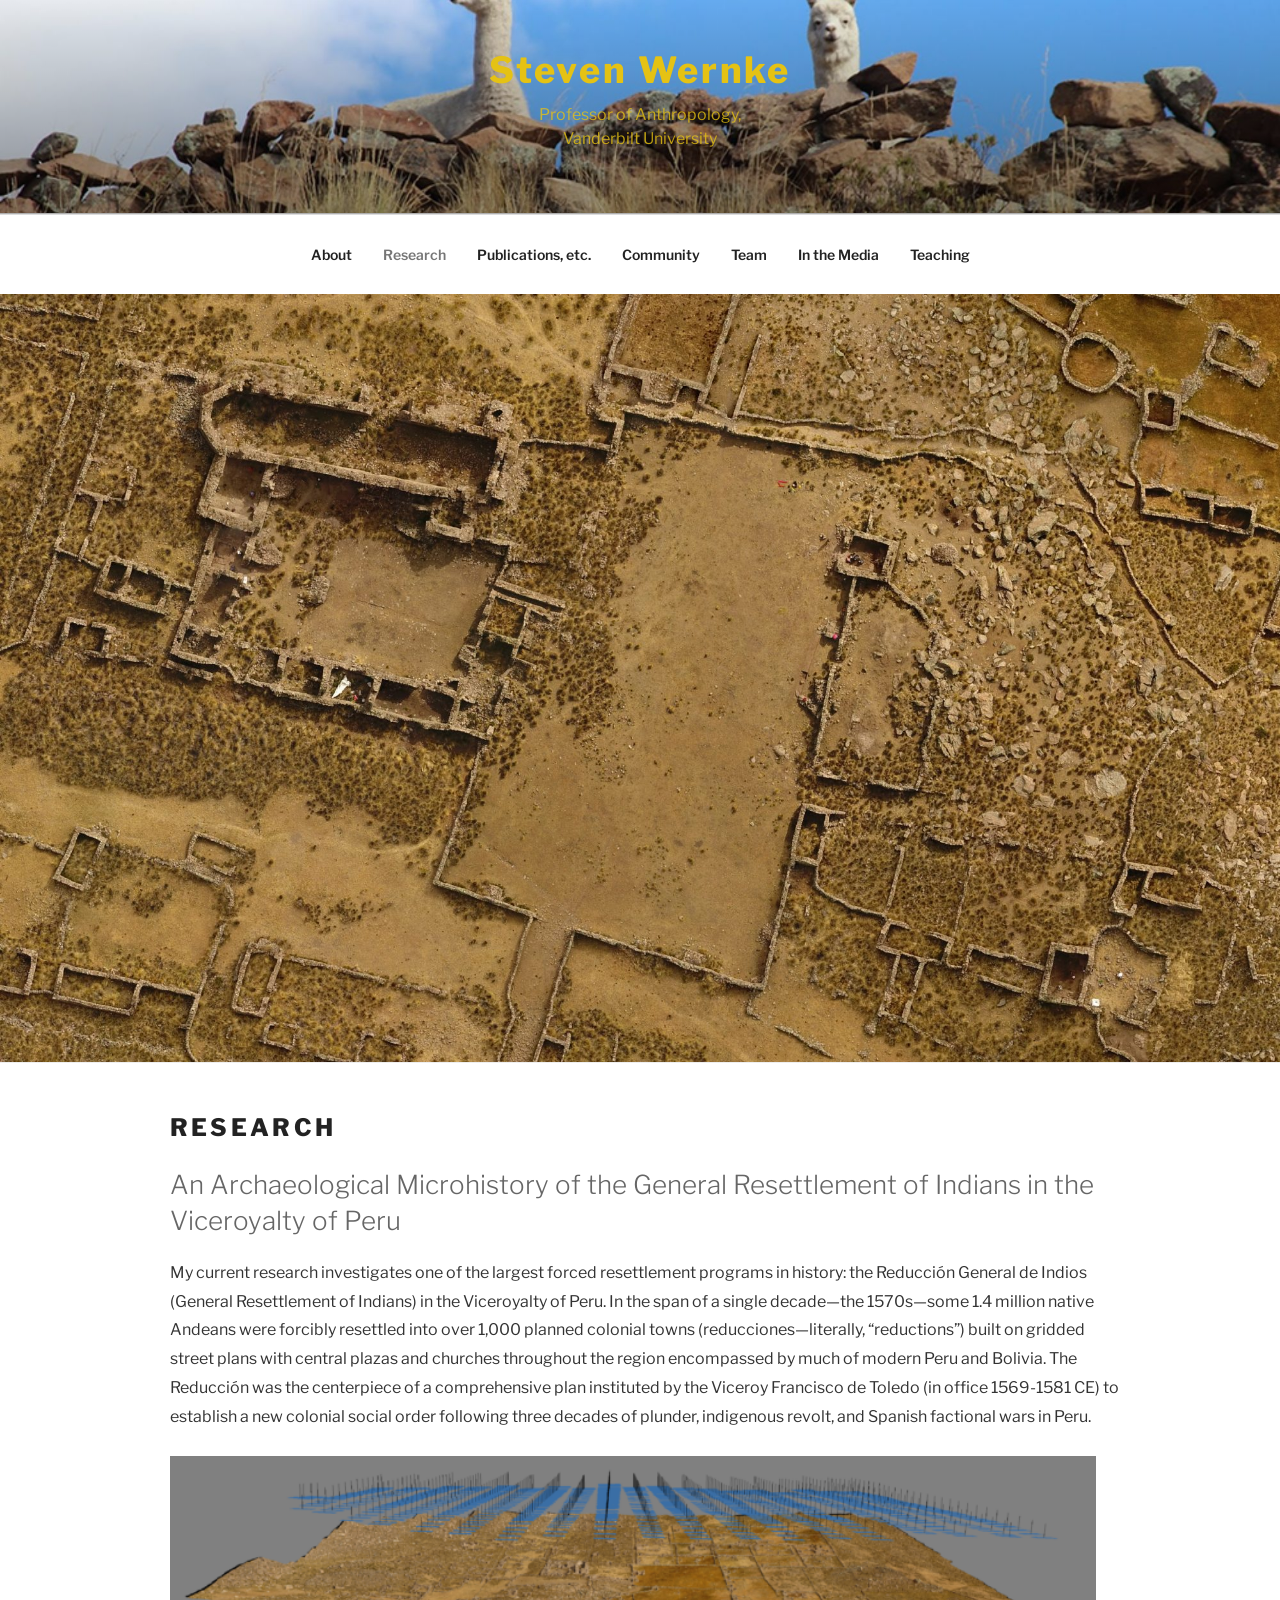
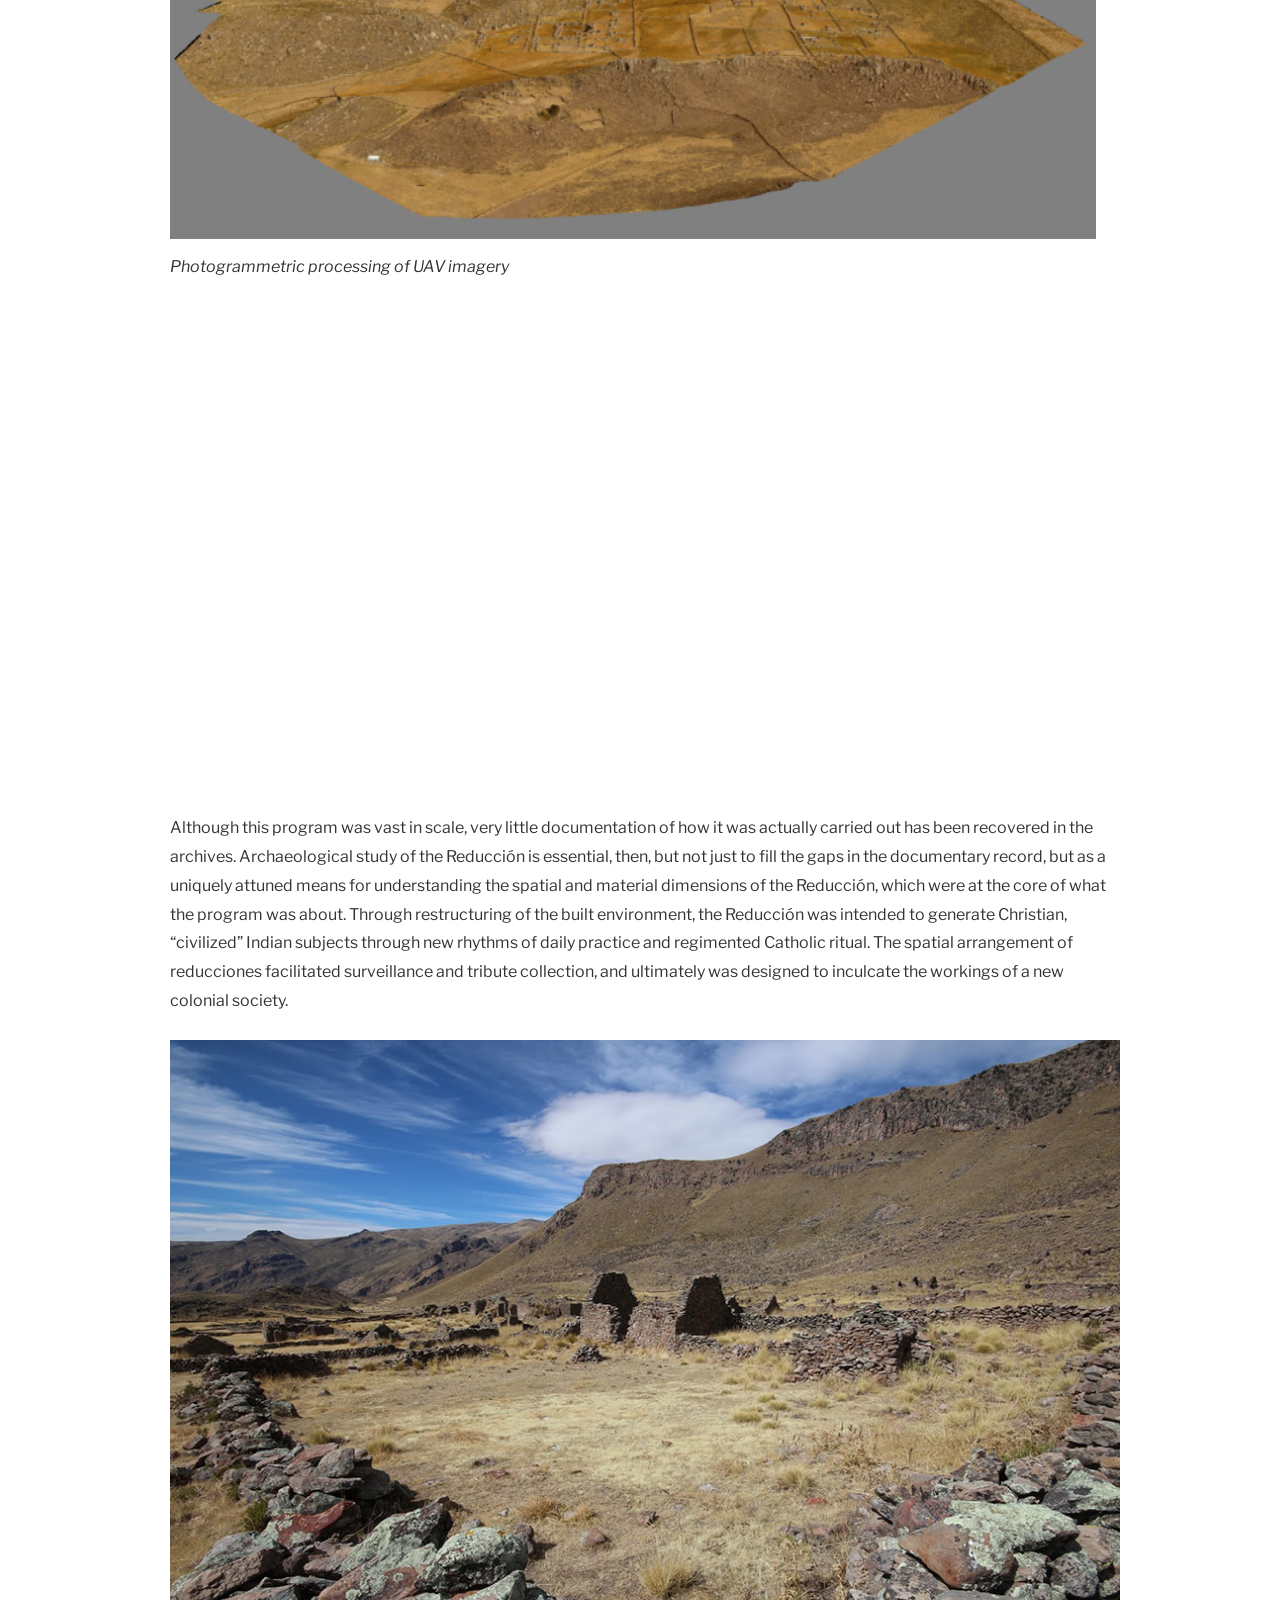
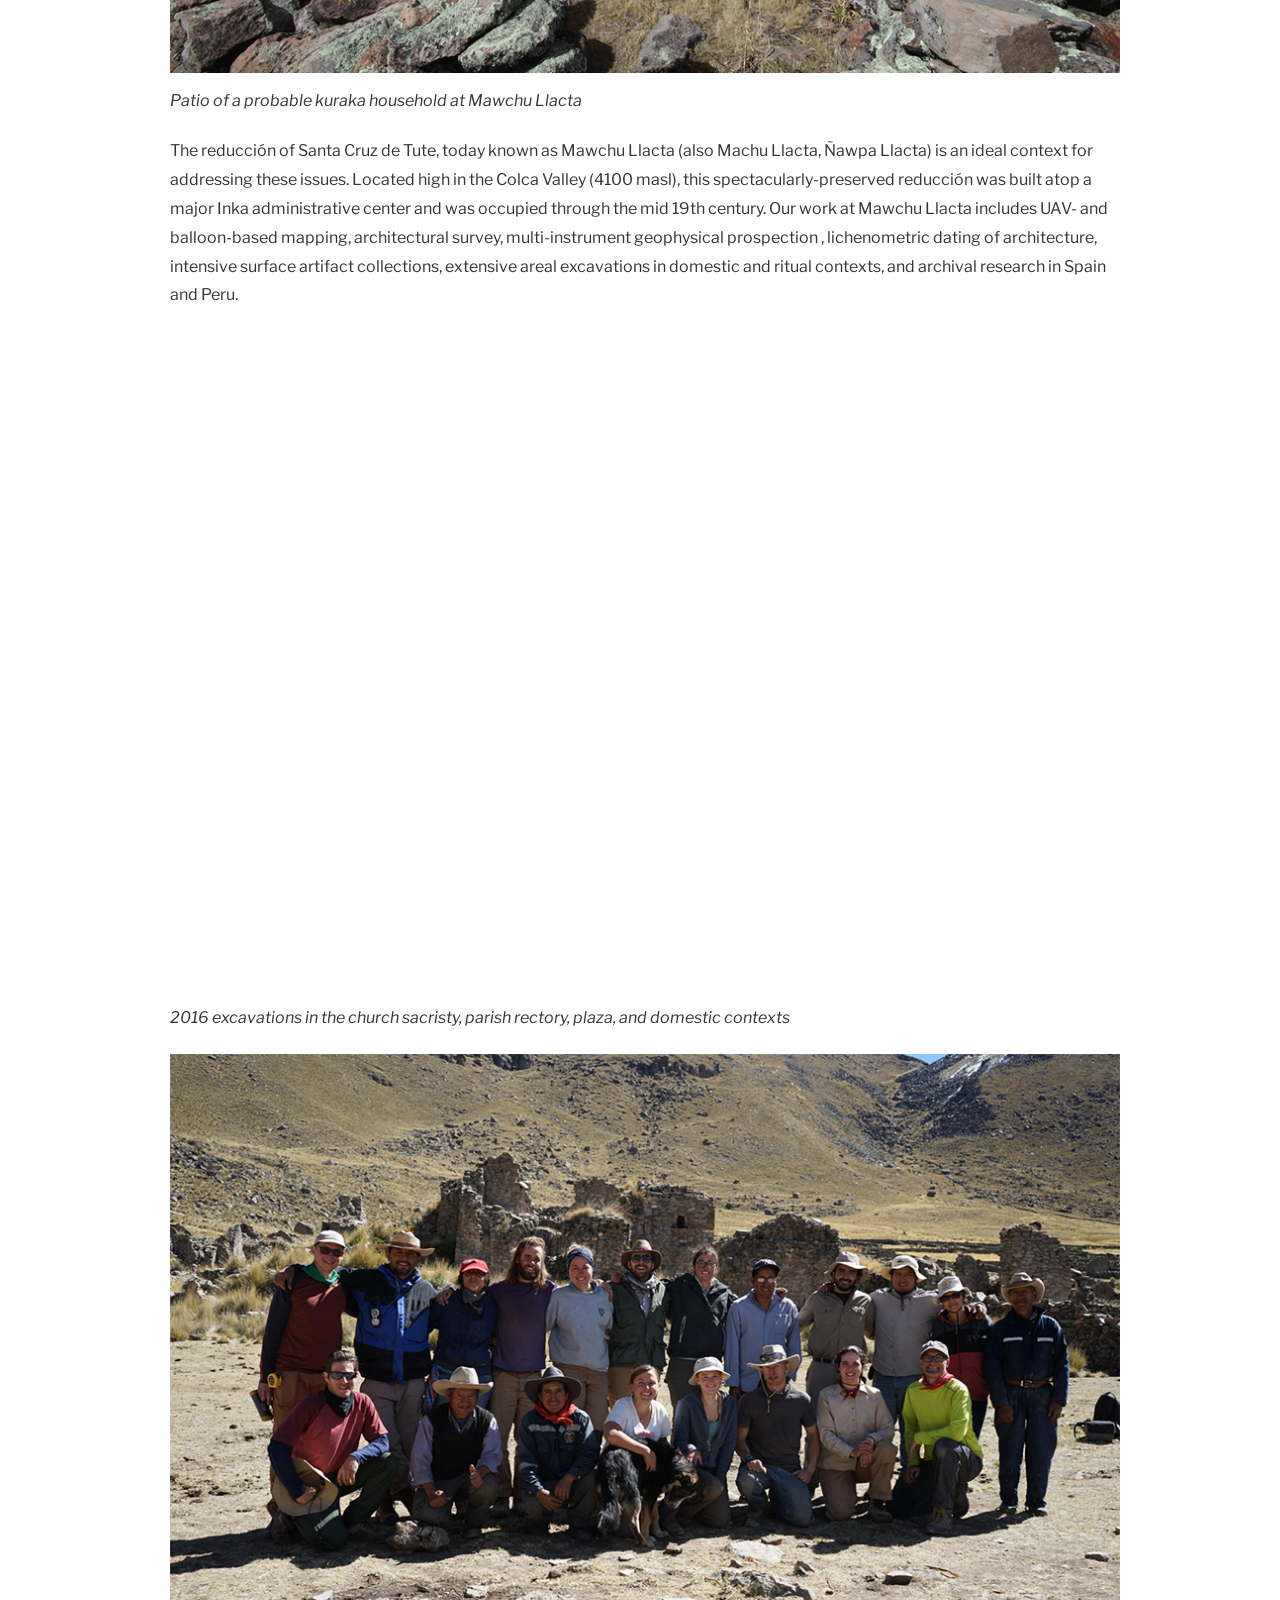
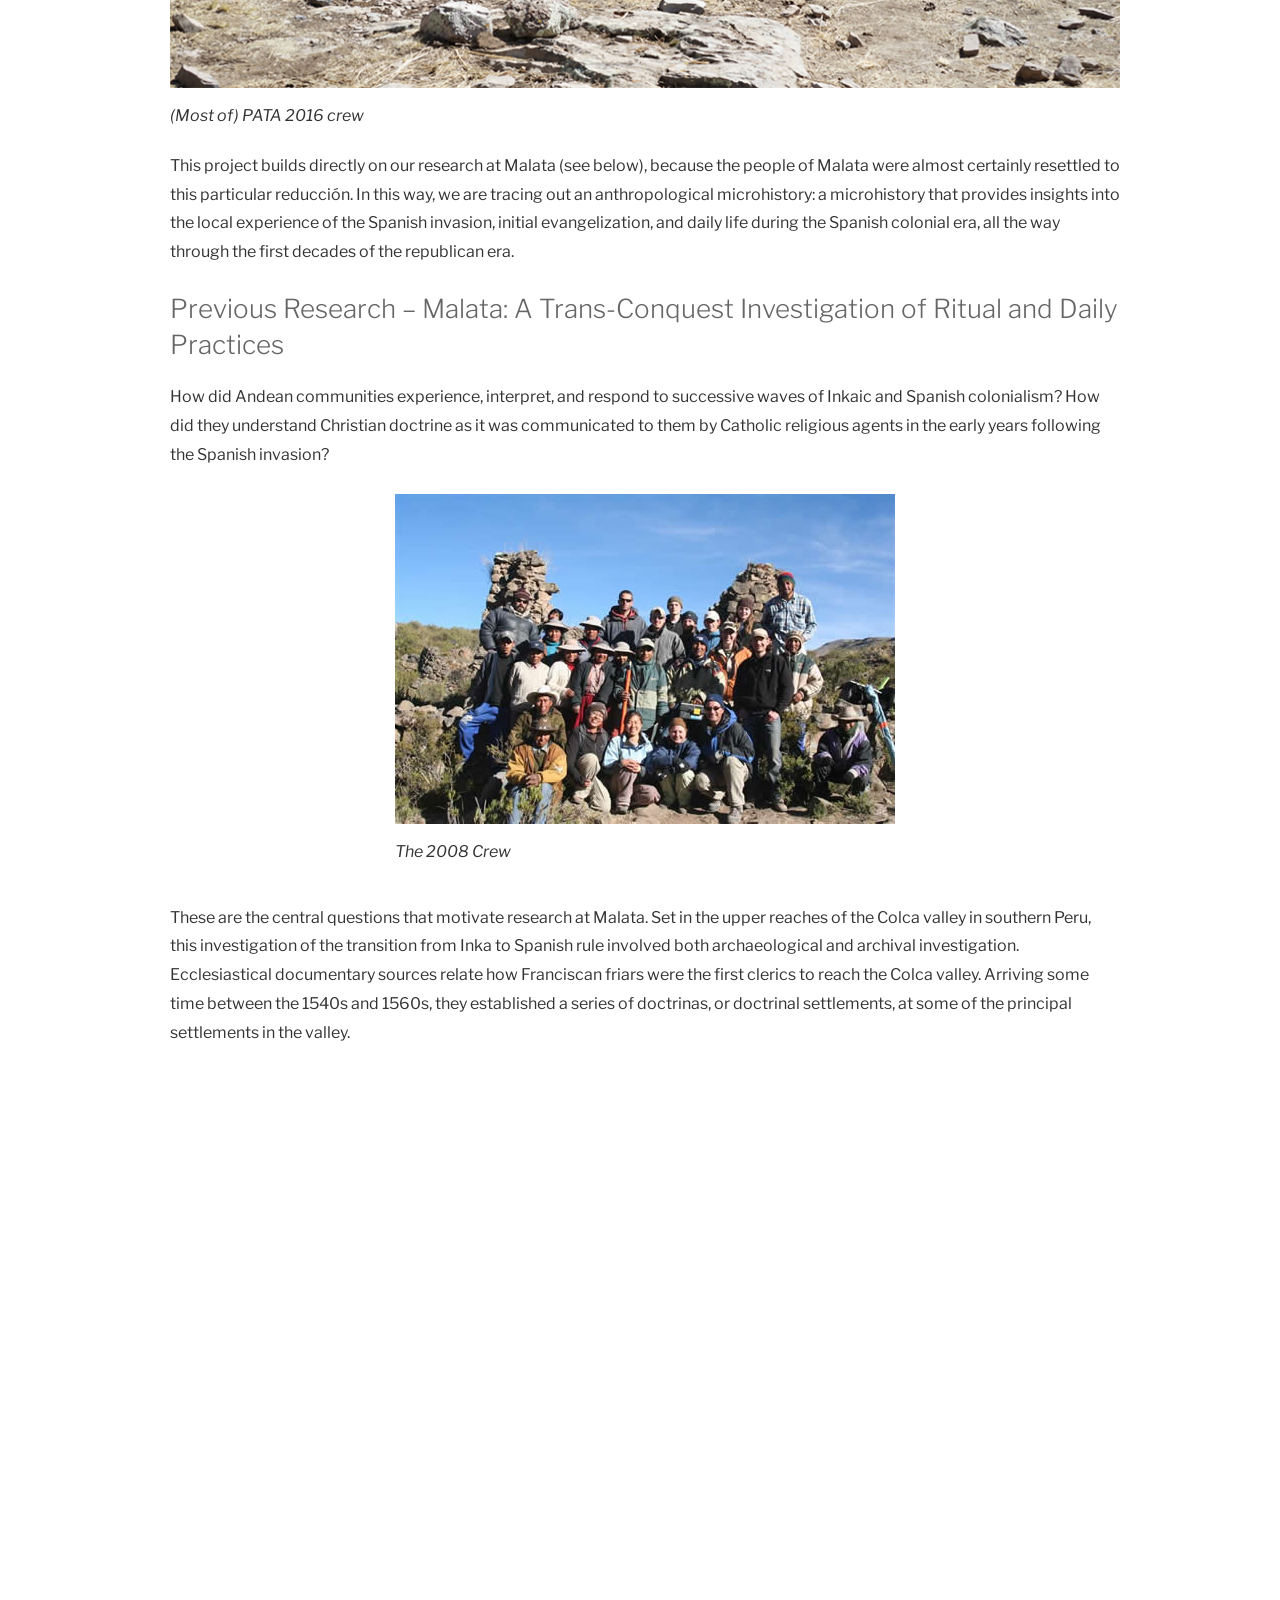
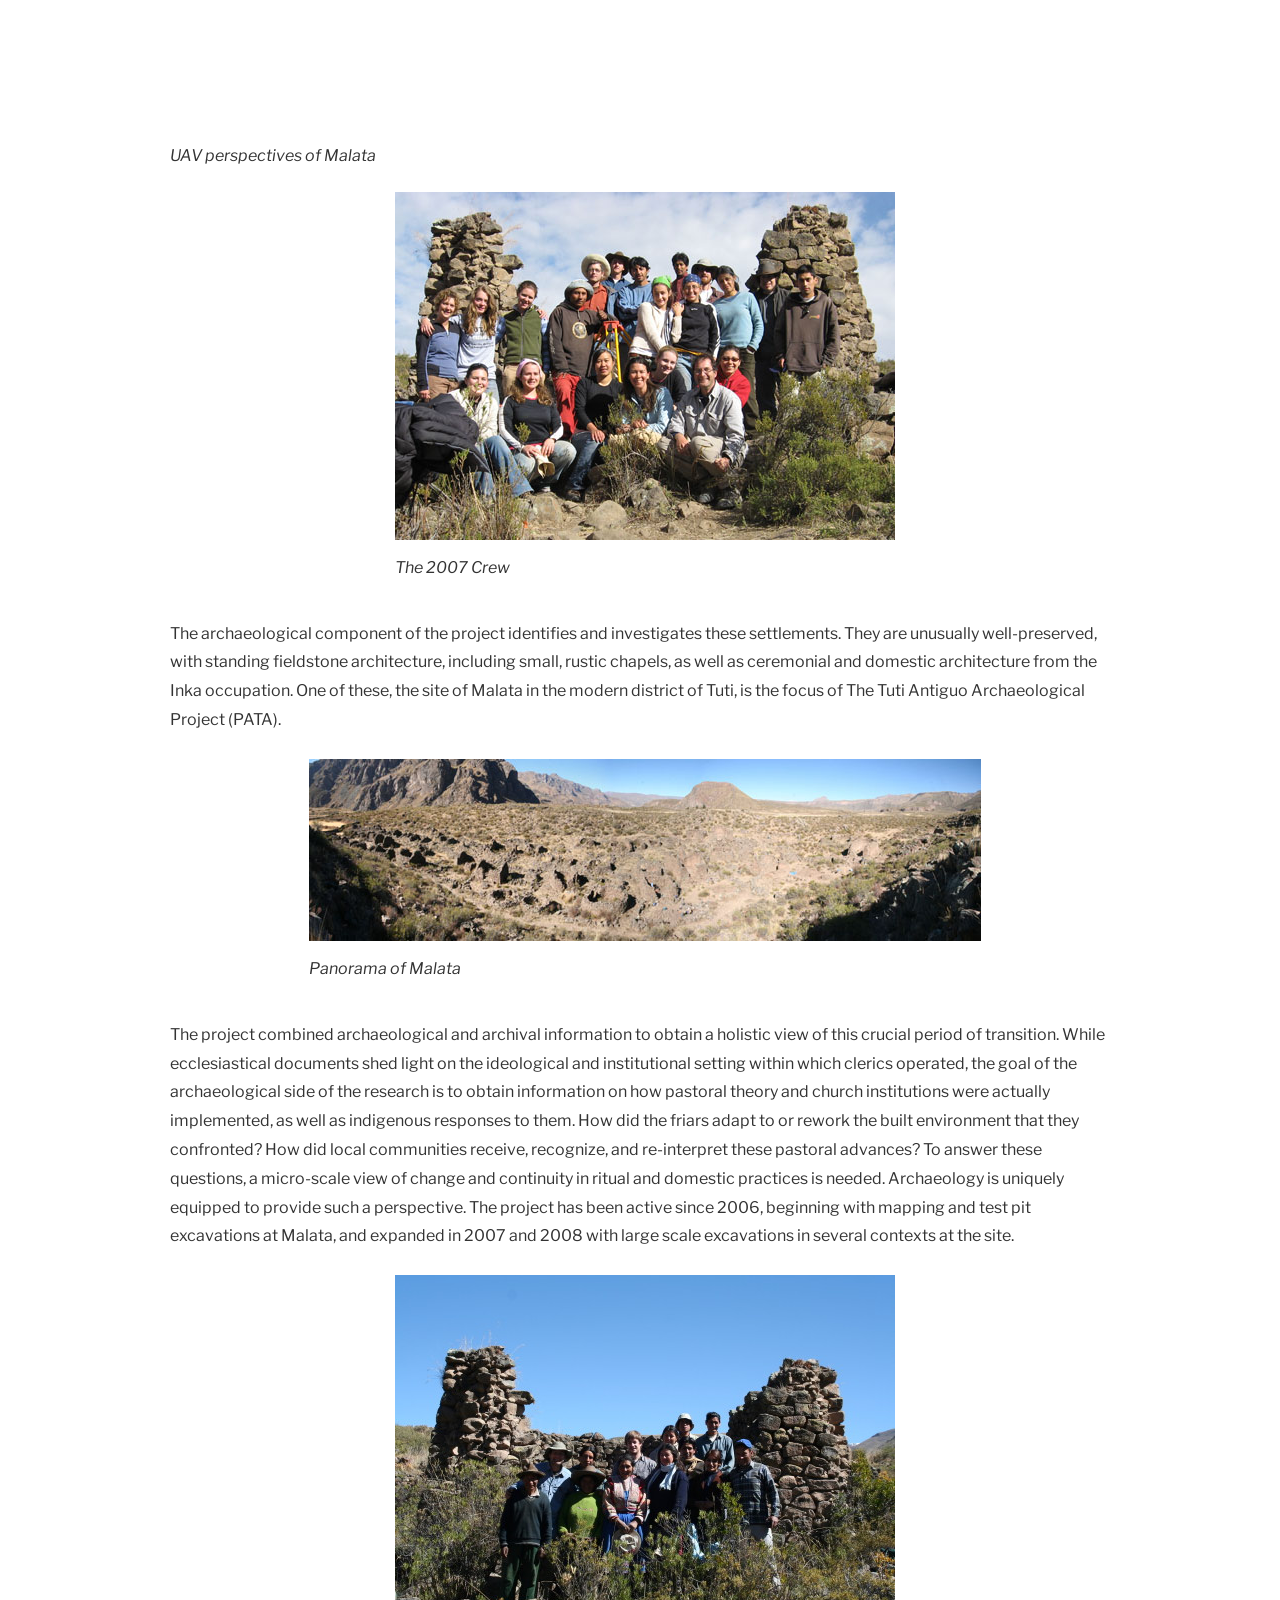
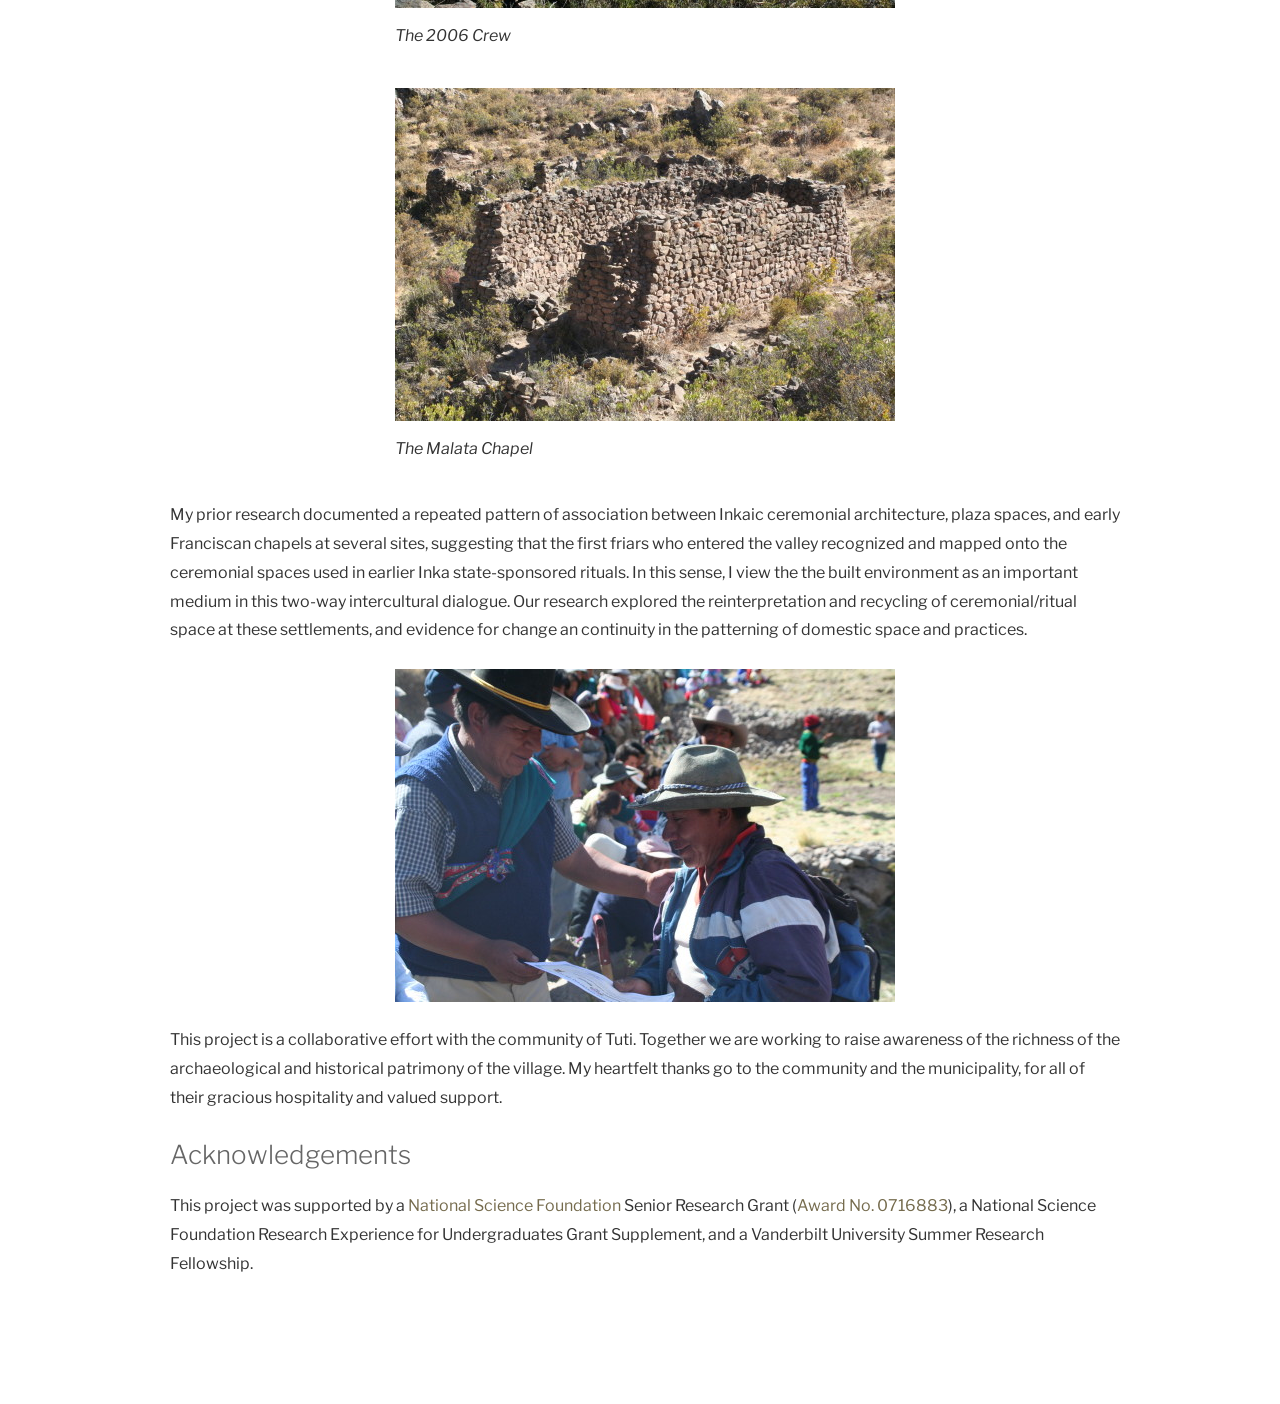
<file: research/index.html>
<!DOCTYPE html>
<html lang="en-US" class="no-js no-svg">
<head>
<meta charset="UTF-8">
<meta name="viewport" content="width=device-width, initial-scale=1.0">
<link rel="profile" href="https://gmpg.org/xfn/11">

<script>
(function(html){html.className = html.className.replace(/\bno-js\b/,'js')})(document.documentElement);
//# sourceURL=twentyseventeen_javascript_detection
</script>
<title>Research &#8211; Steven Wernke</title>
<meta name='robots' content='max-image-preview:large' />
<style id="wp-img-auto-sizes-contain-inline-css">
img:is([sizes=auto i],[sizes^="auto," i]){contain-intrinsic-size:3000px 1500px}
/*# sourceURL=wp-img-auto-sizes-contain-inline-css */
</style>
<style id="wp-block-library-inline-css">
:root{--wp-block-synced-color:#7a00df;--wp-block-synced-color--rgb:122,0,223;--wp-bound-block-color:var(--wp-block-synced-color);--wp-editor-canvas-background:#ddd;--wp-admin-theme-color:#007cba;--wp-admin-theme-color--rgb:0,124,186;--wp-admin-theme-color-darker-10:#006ba1;--wp-admin-theme-color-darker-10--rgb:0,107,160.5;--wp-admin-theme-color-darker-20:#005a87;--wp-admin-theme-color-darker-20--rgb:0,90,135;--wp-admin-border-width-focus:2px}@media (min-resolution:192dpi){:root{--wp-admin-border-width-focus:1.5px}}.wp-element-button{cursor:pointer}:root .has-very-light-gray-background-color{background-color:#eee}:root .has-very-dark-gray-background-color{background-color:#313131}:root .has-very-light-gray-color{color:#eee}:root .has-very-dark-gray-color{color:#313131}:root .has-vivid-green-cyan-to-vivid-cyan-blue-gradient-background{background:linear-gradient(135deg,#00d084,#0693e3)}:root .has-purple-crush-gradient-background{background:linear-gradient(135deg,#34e2e4,#4721fb 50%,#ab1dfe)}:root .has-hazy-dawn-gradient-background{background:linear-gradient(135deg,#faaca8,#dad0ec)}:root .has-subdued-olive-gradient-background{background:linear-gradient(135deg,#fafae1,#67a671)}:root .has-atomic-cream-gradient-background{background:linear-gradient(135deg,#fdd79a,#004a59)}:root .has-nightshade-gradient-background{background:linear-gradient(135deg,#330968,#31cdcf)}:root .has-midnight-gradient-background{background:linear-gradient(135deg,#020381,#2874fc)}:root{--wp--preset--font-size--normal:16px;--wp--preset--font-size--huge:42px}.has-regular-font-size{font-size:1em}.has-larger-font-size{font-size:2.625em}.has-normal-font-size{font-size:var(--wp--preset--font-size--normal)}.has-huge-font-size{font-size:var(--wp--preset--font-size--huge)}:root .has-text-align-center{text-align:center}:root .has-text-align-left{text-align:left}:root .has-text-align-right{text-align:right}.has-fit-text{white-space:nowrap!important}#end-resizable-editor-section{display:none}.aligncenter{clear:both}.items-justified-left{justify-content:flex-start}.items-justified-center{justify-content:center}.items-justified-right{justify-content:flex-end}.items-justified-space-between{justify-content:space-between}.screen-reader-text{word-wrap:normal!important;border:0;clip-path:inset(50%);height:1px;margin:-1px;overflow:hidden;padding:0;position:absolute;width:1px}.screen-reader-text:focus{background-color:#ddd;clip-path:none;color:#444;display:block;font-size:1em;height:auto;left:5px;line-height:normal;padding:15px 23px 14px;text-decoration:none;top:5px;width:auto;z-index:100000}html :where(.has-border-color){border-style:solid}html :where([style*=border-color]){border-style:solid}html :where([style*=border-top-color]){border-top-style:solid}html :where([style*=border-right-color]){border-right-style:solid}html :where([style*=border-bottom-color]){border-bottom-style:solid}html :where([style*=border-left-color]){border-left-style:solid}html :where([style*=border-width]){border-style:solid}html :where([style*=border-top-width]){border-top-style:solid}html :where([style*=border-right-width]){border-right-style:solid}html :where([style*=border-bottom-width]){border-bottom-style:solid}html :where([style*=border-left-width]){border-left-style:solid}html :where(img[class*=wp-image-]){height:auto;max-width:100%}:where(figure){margin:0 0 1em}html :where(.is-position-sticky){--wp-admin--admin-bar--position-offset:var(--wp-admin--admin-bar--height,0px)}@media screen and (max-width:600px){html :where(.is-position-sticky){--wp-admin--admin-bar--position-offset:0px}}

/*# sourceURL=/wp-includes/css/dist/block-library/common.min.css */
</style>
<style id="wp-block-heading-inline-css">
h1:where(.wp-block-heading).has-background,h2:where(.wp-block-heading).has-background,h3:where(.wp-block-heading).has-background,h4:where(.wp-block-heading).has-background,h5:where(.wp-block-heading).has-background,h6:where(.wp-block-heading).has-background{padding:1.25em 2.375em}h1.has-text-align-left[style*=writing-mode]:where([style*=vertical-lr]),h1.has-text-align-right[style*=writing-mode]:where([style*=vertical-rl]),h2.has-text-align-left[style*=writing-mode]:where([style*=vertical-lr]),h2.has-text-align-right[style*=writing-mode]:where([style*=vertical-rl]),h3.has-text-align-left[style*=writing-mode]:where([style*=vertical-lr]),h3.has-text-align-right[style*=writing-mode]:where([style*=vertical-rl]),h4.has-text-align-left[style*=writing-mode]:where([style*=vertical-lr]),h4.has-text-align-right[style*=writing-mode]:where([style*=vertical-rl]),h5.has-text-align-left[style*=writing-mode]:where([style*=vertical-lr]),h5.has-text-align-right[style*=writing-mode]:where([style*=vertical-rl]),h6.has-text-align-left[style*=writing-mode]:where([style*=vertical-lr]),h6.has-text-align-right[style*=writing-mode]:where([style*=vertical-rl]){rotate:180deg}
/*# sourceURL=/wp-includes/blocks/heading/style.min.css */
</style>
<style id="wp-block-image-inline-css">
.wp-block-image>a,.wp-block-image>figure>a{display:inline-block}.wp-block-image img{box-sizing:border-box;height:auto;max-width:100%;vertical-align:bottom}@media not (prefers-reduced-motion){.wp-block-image img.hide{visibility:hidden}.wp-block-image img.show{animation:show-content-image .4s}}.wp-block-image[style*=border-radius] img,.wp-block-image[style*=border-radius]>a{border-radius:inherit}.wp-block-image.has-custom-border img{box-sizing:border-box}.wp-block-image.aligncenter{text-align:center}.wp-block-image.alignfull>a,.wp-block-image.alignwide>a{width:100%}.wp-block-image.alignfull img,.wp-block-image.alignwide img{height:auto;width:100%}.wp-block-image .aligncenter,.wp-block-image .alignleft,.wp-block-image .alignright,.wp-block-image.aligncenter,.wp-block-image.alignleft,.wp-block-image.alignright{display:table}.wp-block-image .aligncenter>figcaption,.wp-block-image .alignleft>figcaption,.wp-block-image .alignright>figcaption,.wp-block-image.aligncenter>figcaption,.wp-block-image.alignleft>figcaption,.wp-block-image.alignright>figcaption{caption-side:bottom;display:table-caption}.wp-block-image .alignleft{float:left;margin:.5em 1em .5em 0}.wp-block-image .alignright{float:right;margin:.5em 0 .5em 1em}.wp-block-image .aligncenter{margin-left:auto;margin-right:auto}.wp-block-image :where(figcaption){margin-bottom:1em;margin-top:.5em}.wp-block-image.is-style-circle-mask img{border-radius:9999px}@supports ((-webkit-mask-image:none) or (mask-image:none)) or (-webkit-mask-image:none){.wp-block-image.is-style-circle-mask img{border-radius:0;-webkit-mask-image:url('data:image/svg+xml;utf8,<svg viewBox="0 0 100 100" xmlns="http://www.w3.org/2000/svg"><circle cx="50" cy="50" r="50"/></svg>');mask-image:url('data:image/svg+xml;utf8,<svg viewBox="0 0 100 100" xmlns="http://www.w3.org/2000/svg"><circle cx="50" cy="50" r="50"/></svg>');mask-mode:alpha;-webkit-mask-position:center;mask-position:center;-webkit-mask-repeat:no-repeat;mask-repeat:no-repeat;-webkit-mask-size:contain;mask-size:contain}}:root :where(.wp-block-image.is-style-rounded img,.wp-block-image .is-style-rounded img){border-radius:9999px}.wp-block-image figure{margin:0}.wp-lightbox-container{display:flex;flex-direction:column;position:relative}.wp-lightbox-container img{cursor:zoom-in}.wp-lightbox-container img:hover+button{opacity:1}.wp-lightbox-container button{align-items:center;backdrop-filter:blur(16px) saturate(180%);background-color:#5a5a5a40;border:none;border-radius:4px;cursor:zoom-in;display:flex;height:20px;justify-content:center;opacity:0;padding:0;position:absolute;right:16px;text-align:center;top:16px;width:20px;z-index:100}@media not (prefers-reduced-motion){.wp-lightbox-container button{transition:opacity .2s ease}}.wp-lightbox-container button:focus-visible{outline:3px auto #5a5a5a40;outline:3px auto -webkit-focus-ring-color;outline-offset:3px}.wp-lightbox-container button:hover{cursor:pointer;opacity:1}.wp-lightbox-container button:focus{opacity:1}.wp-lightbox-container button:focus,.wp-lightbox-container button:hover,.wp-lightbox-container button:not(:hover):not(:active):not(.has-background){background-color:#5a5a5a40;border:none}.wp-lightbox-overlay{box-sizing:border-box;cursor:zoom-out;height:100vh;left:0;overflow:hidden;position:fixed;top:0;visibility:hidden;width:100%;z-index:100000}.wp-lightbox-overlay .wp-lightbox-close-button{align-items:center;cursor:pointer;display:flex;font-family:inherit;gap:8px;justify-content:center;line-height:1;min-height:40px;min-width:40px;padding:0 4px;position:absolute;right:calc(env(safe-area-inset-right) + 16px);top:calc(env(safe-area-inset-top) + 16px);z-index:5000000}.wp-lightbox-overlay .wp-lightbox-close-button:focus,.wp-lightbox-overlay .wp-lightbox-close-button:hover,.wp-lightbox-overlay .wp-lightbox-close-button:not(:hover):not(:active):not(.has-background){background:none;border:none}.wp-lightbox-overlay .wp-lightbox-close-button:has(.wp-lightbox-close-text:not([hidden])) .wp-lightbox-close-icon svg{height:1em;width:1em}.wp-lightbox-overlay .wp-lightbox-close-icon svg{display:block}.wp-lightbox-overlay .wp-lightbox-navigation-button-next,.wp-lightbox-overlay .wp-lightbox-navigation-button-prev{align-items:center;bottom:16px;cursor:pointer;display:flex;font-family:inherit;gap:4px;justify-content:center;line-height:1;min-height:40px;min-width:40px;padding:0 8px;position:absolute;z-index:2000002}.wp-lightbox-overlay .wp-lightbox-navigation-button-next[hidden],.wp-lightbox-overlay .wp-lightbox-navigation-button-prev[hidden]{display:none}@media (min-width:960px){.wp-lightbox-overlay .wp-lightbox-navigation-button-next,.wp-lightbox-overlay .wp-lightbox-navigation-button-prev{bottom:50%;transform:translateY(-50%)}}.wp-lightbox-overlay .wp-lightbox-navigation-button-next:focus,.wp-lightbox-overlay .wp-lightbox-navigation-button-next:hover,.wp-lightbox-overlay .wp-lightbox-navigation-button-next:not(:hover):not(:active):not(.has-background),.wp-lightbox-overlay .wp-lightbox-navigation-button-prev:focus,.wp-lightbox-overlay .wp-lightbox-navigation-button-prev:hover,.wp-lightbox-overlay .wp-lightbox-navigation-button-prev:not(:hover):not(:active):not(.has-background){background:none;border:none;padding:0 8px}.wp-lightbox-overlay .wp-lightbox-navigation-button-next:has(.wp-lightbox-navigation-text:not([hidden])) .wp-lightbox-navigation-icon svg,.wp-lightbox-overlay .wp-lightbox-navigation-button-prev:has(.wp-lightbox-navigation-text:not([hidden])) .wp-lightbox-navigation-icon svg{display:block;height:1.5em;width:1.5em}.wp-lightbox-overlay .wp-lightbox-navigation-button-prev{left:calc(env(safe-area-inset-left) + 16px)}.wp-lightbox-overlay .wp-lightbox-navigation-button-next{right:calc(env(safe-area-inset-right) + 16px)}.wp-lightbox-overlay .wp-lightbox-navigation-icon svg{vertical-align:middle}.wp-lightbox-overlay .lightbox-image-container{height:var(--wp--lightbox-container-height);left:50%;overflow:hidden;position:absolute;top:50%;transform:translate(-50%,-50%);transform-origin:top left;width:var(--wp--lightbox-container-width);z-index:2000001}.wp-lightbox-overlay .wp-block-image{align-items:center;box-sizing:border-box;display:flex;height:100%;justify-content:center;margin:0;position:relative;transform-origin:0 0;width:100%;z-index:3000000}.wp-lightbox-overlay .wp-block-image img{height:var(--wp--lightbox-image-height);min-height:var(--wp--lightbox-image-height);min-width:var(--wp--lightbox-image-width);width:var(--wp--lightbox-image-width)}.wp-lightbox-overlay .wp-block-image figcaption{display:none}.wp-lightbox-overlay button{background:none;border:none}.wp-lightbox-overlay .scrim{background-color:#fff;height:100%;opacity:.9;position:absolute;width:100%;z-index:2000000}.wp-lightbox-overlay.active{visibility:visible}@media not (prefers-reduced-motion){.wp-lightbox-overlay.active{animation:turn-on-visibility .25s both}.wp-lightbox-overlay.active img{animation:turn-on-visibility .35s both}.wp-lightbox-overlay.show-closing-animation:not(.active){animation:turn-off-visibility .35s both}.wp-lightbox-overlay.show-closing-animation:not(.active) img{animation:turn-off-visibility .25s both}.wp-lightbox-overlay.zoom.active{animation:none;opacity:1;visibility:visible}.wp-lightbox-overlay.zoom.active .lightbox-image-container{animation:lightbox-zoom-in .4s}.wp-lightbox-overlay.zoom.active .lightbox-image-container img{animation:none}.wp-lightbox-overlay.zoom.active .scrim{animation:turn-on-visibility .4s forwards}.wp-lightbox-overlay.zoom.show-closing-animation:not(.active){animation:none}.wp-lightbox-overlay.zoom.show-closing-animation:not(.active) .lightbox-image-container{animation:lightbox-zoom-out .4s}.wp-lightbox-overlay.zoom.show-closing-animation:not(.active) .lightbox-image-container img{animation:none}.wp-lightbox-overlay.zoom.show-closing-animation:not(.active) .scrim{animation:turn-off-visibility .4s forwards}}@keyframes show-content-image{0%{visibility:hidden}99%{visibility:hidden}to{visibility:visible}}@keyframes turn-on-visibility{0%{opacity:0}to{opacity:1}}@keyframes turn-off-visibility{0%{opacity:1;visibility:visible}99%{opacity:0;visibility:visible}to{opacity:0;visibility:hidden}}@keyframes lightbox-zoom-in{0%{transform:translate(calc((-100vw + var(--wp--lightbox-scrollbar-width))/2 + var(--wp--lightbox-initial-left-position)),calc(-50vh + var(--wp--lightbox-initial-top-position))) scale(var(--wp--lightbox-scale))}to{transform:translate(-50%,-50%) scale(1)}}@keyframes lightbox-zoom-out{0%{transform:translate(-50%,-50%) scale(1);visibility:visible}99%{visibility:visible}to{transform:translate(calc((-100vw + var(--wp--lightbox-scrollbar-width))/2 + var(--wp--lightbox-initial-left-position)),calc(-50vh + var(--wp--lightbox-initial-top-position))) scale(var(--wp--lightbox-scale));visibility:hidden}}
/*# sourceURL=/wp-includes/blocks/image/style.min.css */
</style>
<style id="wp-block-paragraph-inline-css">
.is-small-text{font-size:.875em}.is-regular-text{font-size:1em}.is-large-text{font-size:2.25em}.is-larger-text{font-size:3em}.has-drop-cap:not(:focus):first-letter{float:left;font-size:8.4em;font-style:normal;font-weight:100;line-height:.68;margin:.05em .1em 0 0;text-transform:uppercase}body.rtl .has-drop-cap:not(:focus):first-letter{float:none;margin-left:.1em}p.has-drop-cap.has-background{overflow:hidden}:root :where(p.has-background){padding:1.25em 2.375em}:where(p.has-text-color:not(.has-link-color)) a{color:inherit}p.has-text-align-left[style*="writing-mode:vertical-lr"],p.has-text-align-right[style*="writing-mode:vertical-rl"]{rotate:180deg}
/*# sourceURL=/wp-includes/blocks/paragraph/style.min.css */
</style>

<style id="classic-theme-styles-inline-css">
/*! This file is auto-generated */
.wp-block-button__link{color:#fff;background-color:#32373c;border-radius:9999px;box-shadow:none;text-decoration:none;padding:calc(.667em + 2px) calc(1.333em + 2px);font-size:1.125em}.wp-block-file__button{background:#32373c;color:#fff;text-decoration:none}
/*# sourceURL=/wp-includes/css/classic-themes.min.css */
</style>

<style id="global-styles-inline-css">
:root{--wp--preset--aspect-ratio--square: 1;--wp--preset--aspect-ratio--4-3: 4/3;--wp--preset--aspect-ratio--3-4: 3/4;--wp--preset--aspect-ratio--3-2: 3/2;--wp--preset--aspect-ratio--2-3: 2/3;--wp--preset--aspect-ratio--16-9: 16/9;--wp--preset--aspect-ratio--9-16: 9/16;--wp--preset--color--black: #000000;--wp--preset--color--cyan-bluish-gray: #abb8c3;--wp--preset--color--white: #ffffff;--wp--preset--color--pale-pink: #f78da7;--wp--preset--color--vivid-red: #cf2e2e;--wp--preset--color--luminous-vivid-orange: #ff6900;--wp--preset--color--luminous-vivid-amber: #fcb900;--wp--preset--color--light-green-cyan: #7bdcb5;--wp--preset--color--vivid-green-cyan: #00d084;--wp--preset--color--pale-cyan-blue: #8ed1fc;--wp--preset--color--vivid-cyan-blue: #0693e3;--wp--preset--color--vivid-purple: #9b51e0;--wp--preset--gradient--vivid-cyan-blue-to-vivid-purple: linear-gradient(135deg,rgb(6,147,227) 0%,rgb(155,81,224) 100%);--wp--preset--gradient--light-green-cyan-to-vivid-green-cyan: linear-gradient(135deg,rgb(122,220,180) 0%,rgb(0,208,130) 100%);--wp--preset--gradient--luminous-vivid-amber-to-luminous-vivid-orange: linear-gradient(135deg,rgb(252,185,0) 0%,rgb(255,105,0) 100%);--wp--preset--gradient--luminous-vivid-orange-to-vivid-red: linear-gradient(135deg,rgb(255,105,0) 0%,rgb(207,46,46) 100%);--wp--preset--gradient--very-light-gray-to-cyan-bluish-gray: linear-gradient(135deg,rgb(238,238,238) 0%,rgb(169,184,195) 100%);--wp--preset--gradient--cool-to-warm-spectrum: linear-gradient(135deg,rgb(74,234,220) 0%,rgb(151,120,209) 20%,rgb(207,42,186) 40%,rgb(238,44,130) 60%,rgb(251,105,98) 80%,rgb(254,248,76) 100%);--wp--preset--gradient--blush-light-purple: linear-gradient(135deg,rgb(255,206,236) 0%,rgb(152,150,240) 100%);--wp--preset--gradient--blush-bordeaux: linear-gradient(135deg,rgb(254,205,165) 0%,rgb(254,45,45) 50%,rgb(107,0,62) 100%);--wp--preset--gradient--luminous-dusk: linear-gradient(135deg,rgb(255,203,112) 0%,rgb(199,81,192) 50%,rgb(65,88,208) 100%);--wp--preset--gradient--pale-ocean: linear-gradient(135deg,rgb(255,245,203) 0%,rgb(182,227,212) 50%,rgb(51,167,181) 100%);--wp--preset--gradient--electric-grass: linear-gradient(135deg,rgb(202,248,128) 0%,rgb(113,206,126) 100%);--wp--preset--gradient--midnight: linear-gradient(135deg,rgb(2,3,129) 0%,rgb(40,116,252) 100%);--wp--preset--font-size--small: 13px;--wp--preset--font-size--medium: 20px;--wp--preset--font-size--large: 36px;--wp--preset--font-size--x-large: 42px;--wp--preset--spacing--20: 0.44rem;--wp--preset--spacing--30: 0.67rem;--wp--preset--spacing--40: 1rem;--wp--preset--spacing--50: 1.5rem;--wp--preset--spacing--60: 2.25rem;--wp--preset--spacing--70: 3.38rem;--wp--preset--spacing--80: 5.06rem;--wp--preset--shadow--natural: 6px 6px 9px rgba(0, 0, 0, 0.2);--wp--preset--shadow--deep: 12px 12px 50px rgba(0, 0, 0, 0.4);--wp--preset--shadow--sharp: 6px 6px 0px rgba(0, 0, 0, 0.2);--wp--preset--shadow--outlined: 6px 6px 0px -3px rgb(255, 255, 255), 6px 6px rgb(0, 0, 0);--wp--preset--shadow--crisp: 6px 6px 0px rgb(0, 0, 0);}:where(body) { margin: 0; }:where(.is-layout-flex){gap: 0.5em;}:where(.is-layout-grid){gap: 0.5em;}body .is-layout-flex{display: flex;}.is-layout-flex{flex-wrap: wrap;align-items: center;}.is-layout-flex > :is(*, div){margin: 0;}body .is-layout-grid{display: grid;}.is-layout-grid > :is(*, div){margin: 0;}body{padding-top: 0px;padding-right: 0px;padding-bottom: 0px;padding-left: 0px;}:root :where(.wp-element-button, .wp-block-button__link){background-color: #32373c;border-width: 0;color: #fff;font-family: inherit;font-size: inherit;font-style: inherit;font-weight: inherit;letter-spacing: inherit;line-height: inherit;padding-top: calc(0.667em + 2px);padding-right: calc(1.333em + 2px);padding-bottom: calc(0.667em + 2px);padding-left: calc(1.333em + 2px);text-decoration: none;text-transform: inherit;}.has-black-color{color: var(--wp--preset--color--black) !important;}.has-cyan-bluish-gray-color{color: var(--wp--preset--color--cyan-bluish-gray) !important;}.has-white-color{color: var(--wp--preset--color--white) !important;}.has-pale-pink-color{color: var(--wp--preset--color--pale-pink) !important;}.has-vivid-red-color{color: var(--wp--preset--color--vivid-red) !important;}.has-luminous-vivid-orange-color{color: var(--wp--preset--color--luminous-vivid-orange) !important;}.has-luminous-vivid-amber-color{color: var(--wp--preset--color--luminous-vivid-amber) !important;}.has-light-green-cyan-color{color: var(--wp--preset--color--light-green-cyan) !important;}.has-vivid-green-cyan-color{color: var(--wp--preset--color--vivid-green-cyan) !important;}.has-pale-cyan-blue-color{color: var(--wp--preset--color--pale-cyan-blue) !important;}.has-vivid-cyan-blue-color{color: var(--wp--preset--color--vivid-cyan-blue) !important;}.has-vivid-purple-color{color: var(--wp--preset--color--vivid-purple) !important;}.has-black-background-color{background-color: var(--wp--preset--color--black) !important;}.has-cyan-bluish-gray-background-color{background-color: var(--wp--preset--color--cyan-bluish-gray) !important;}.has-white-background-color{background-color: var(--wp--preset--color--white) !important;}.has-pale-pink-background-color{background-color: var(--wp--preset--color--pale-pink) !important;}.has-vivid-red-background-color{background-color: var(--wp--preset--color--vivid-red) !important;}.has-luminous-vivid-orange-background-color{background-color: var(--wp--preset--color--luminous-vivid-orange) !important;}.has-luminous-vivid-amber-background-color{background-color: var(--wp--preset--color--luminous-vivid-amber) !important;}.has-light-green-cyan-background-color{background-color: var(--wp--preset--color--light-green-cyan) !important;}.has-vivid-green-cyan-background-color{background-color: var(--wp--preset--color--vivid-green-cyan) !important;}.has-pale-cyan-blue-background-color{background-color: var(--wp--preset--color--pale-cyan-blue) !important;}.has-vivid-cyan-blue-background-color{background-color: var(--wp--preset--color--vivid-cyan-blue) !important;}.has-vivid-purple-background-color{background-color: var(--wp--preset--color--vivid-purple) !important;}.has-black-border-color{border-color: var(--wp--preset--color--black) !important;}.has-cyan-bluish-gray-border-color{border-color: var(--wp--preset--color--cyan-bluish-gray) !important;}.has-white-border-color{border-color: var(--wp--preset--color--white) !important;}.has-pale-pink-border-color{border-color: var(--wp--preset--color--pale-pink) !important;}.has-vivid-red-border-color{border-color: var(--wp--preset--color--vivid-red) !important;}.has-luminous-vivid-orange-border-color{border-color: var(--wp--preset--color--luminous-vivid-orange) !important;}.has-luminous-vivid-amber-border-color{border-color: var(--wp--preset--color--luminous-vivid-amber) !important;}.has-light-green-cyan-border-color{border-color: var(--wp--preset--color--light-green-cyan) !important;}.has-vivid-green-cyan-border-color{border-color: var(--wp--preset--color--vivid-green-cyan) !important;}.has-pale-cyan-blue-border-color{border-color: var(--wp--preset--color--pale-cyan-blue) !important;}.has-vivid-cyan-blue-border-color{border-color: var(--wp--preset--color--vivid-cyan-blue) !important;}.has-vivid-purple-border-color{border-color: var(--wp--preset--color--vivid-purple) !important;}.has-vivid-cyan-blue-to-vivid-purple-gradient-background{background: var(--wp--preset--gradient--vivid-cyan-blue-to-vivid-purple) !important;}.has-light-green-cyan-to-vivid-green-cyan-gradient-background{background: var(--wp--preset--gradient--light-green-cyan-to-vivid-green-cyan) !important;}.has-luminous-vivid-amber-to-luminous-vivid-orange-gradient-background{background: var(--wp--preset--gradient--luminous-vivid-amber-to-luminous-vivid-orange) !important;}.has-luminous-vivid-orange-to-vivid-red-gradient-background{background: var(--wp--preset--gradient--luminous-vivid-orange-to-vivid-red) !important;}.has-very-light-gray-to-cyan-bluish-gray-gradient-background{background: var(--wp--preset--gradient--very-light-gray-to-cyan-bluish-gray) !important;}.has-cool-to-warm-spectrum-gradient-background{background: var(--wp--preset--gradient--cool-to-warm-spectrum) !important;}.has-blush-light-purple-gradient-background{background: var(--wp--preset--gradient--blush-light-purple) !important;}.has-blush-bordeaux-gradient-background{background: var(--wp--preset--gradient--blush-bordeaux) !important;}.has-luminous-dusk-gradient-background{background: var(--wp--preset--gradient--luminous-dusk) !important;}.has-pale-ocean-gradient-background{background: var(--wp--preset--gradient--pale-ocean) !important;}.has-electric-grass-gradient-background{background: var(--wp--preset--gradient--electric-grass) !important;}.has-midnight-gradient-background{background: var(--wp--preset--gradient--midnight) !important;}.has-small-font-size{font-size: var(--wp--preset--font-size--small) !important;}.has-medium-font-size{font-size: var(--wp--preset--font-size--medium) !important;}.has-large-font-size{font-size: var(--wp--preset--font-size--large) !important;}.has-x-large-font-size{font-size: var(--wp--preset--font-size--x-large) !important;}
/*# sourceURL=global-styles-inline-css */
</style>

<style id="nfd-wonder-blocks-utilities-inline-css">
.nfd-relative{position:relative!important}.-nfd-bottom-1{bottom:-.25rem!important}.-nfd-top-0\.5{top:-.125rem!important}.-nfd-top-1{top:-.25rem!important}.nfd-top-10{top:2.5rem!important}.nfd-col-start-1{grid-column-start:1!important}.nfd-col-start-2{grid-column-start:2!important}.nfd-col-start-3{grid-column-start:3!important}.nfd-col-start-4{grid-column-start:4!important}.nfd-col-start-5{grid-column-start:5!important}.nfd-col-start-6{grid-column-start:6!important}.nfd-col-start-7{grid-column-start:7!important}.nfd-col-end-10{grid-column-end:10!important}.nfd-col-end-11{grid-column-end:11!important}.nfd-col-end-12{grid-column-end:12!important}.nfd-col-end-13{grid-column-end:13!important}.nfd-col-end-7{grid-column-end:7!important}.nfd-col-end-8{grid-column-end:8!important}.nfd-col-end-9{grid-column-end:9!important}.nfd-row-start-1{grid-row-start:1!important}.-nfd-mx-2:not([style*=margin]){margin-left:-.5rem!important;margin-right:-.5rem!important}.nfd-my-0:not([style*=margin]){margin-bottom:0!important;margin-top:0!important}.nfd-mb-8:not([style*=margin]){margin-bottom:2rem!important}.nfd-mt-2:not([style*=margin]){margin-top:.5rem!important}.nfd-mt-8:not([style*=margin]){margin-top:2rem!important}.nfd-mt-\[-100px\]:not([style*=margin]){margin-top:-100px!important}.nfd-grid{display:grid!important}.nfd-h-full{height:100%!important}.nfd-w-full{width:100%!important}.nfd-shrink-0{flex-shrink:0!important}.nfd-grow{flex-grow:1!important}.nfd-grid-cols-11{grid-template-columns:repeat(11,minmax(0,1fr))!important}.nfd-grid-cols-12{grid-template-columns:repeat(12,minmax(0,1fr))!important}.nfd-grid-cols-2{grid-template-columns:repeat(2,minmax(0,1fr))!important}.nfd-grid-rows-1{grid-template-rows:repeat(1,minmax(0,1fr))!important}.nfd-items-center{align-items:center!important}.nfd-gap-y-10{row-gap:2.5rem!important}.nfd-overflow-hidden{overflow:hidden!important}.nfd-border-b{border-bottom-width:1px!important}.nfd-border-dashed{border-style:dashed!important}.nfd-p-0:not([style*=padding]){padding:0!important}.nfd-p-10:not([style*=padding]){padding:2.5rem!important}.nfd-p-2:not([style*=padding]){padding:.5rem!important}.nfd-p-4:not([style*=padding]){padding:1rem!important}.nfd-p-8:not([style*=padding]){padding:2rem!important}.nfd-px-0:not([style*=padding]){padding-left:0!important;padding-right:0!important}.nfd-px-4:not([style*=padding]){padding-left:1rem!important;padding-right:1rem!important}.nfd-px-8:not([style*=padding]){padding-left:2rem!important;padding-right:2rem!important}.nfd-py-0:not([style*=padding]){padding-bottom:0!important;padding-top:0!important}.nfd-py-4:not([style*=padding]){padding-bottom:1rem!important;padding-top:1rem!important}.nfd-py-5:not([style*=padding]){padding-bottom:1.25rem!important;padding-top:1.25rem!important}.nfd-pt-0:not([style*=padding]){padding-top:0!important}.nfd-text-left{text-align:left!important}.nfd-wc-products{self-align:flex-start!important;flex-grow:0!important}.nfd-wc-products>ul{row-gap:calc(var(--wndb--gap--2xl)*var(--wndb--gap--scale-factor))!important}.nfd-wc-products .wc-block-grid__product-image{overflow:hidden!important}.nfd-wc-products .wc-block-grid__product-image img{transition:transform .6s ease-in-out!important}.nfd-wc-products .wc-block-grid__product-image img:hover{transform:scale(1.1)!important}.nfd-wc-products .wc-block-components-product-sale-badge{backdrop-filter:blur(4px)!important;background:hsla(0,0%,100%,.5)!important;border:1px solid hsla(0,0%,100%,.2)!important;border-radius:999px!important;font-size:.8125rem!important;font-weight:700!important;margin:6px!important;padding:4px 12px!important}.nfd-wc-products .wc-block-components-product-sale-badge>span{background:transparent!important}.nfd-wc-products .wc-block-components-product-price{color:inherit!important}.nfd-wc-search .wp-block-search__inside-wrapper{background-color:var(--wndb--color--borders)!important;border:2px solid var(--wndb--color--subtle)!important;border-radius:999px!important;max-width:100%!important;padding:0!important;width:25rem!important}.nfd-wc-search .wp-block-search__inside-wrapper input[type=search]{background:none!important;border:none!important;border-bottom-left-radius:999px!important;border-top-left-radius:999px!important;color:var(--wndb--color--text--contrast)!important;font-size:1.25rem!important;font-weight:500!important;min-height:3.75rem!important;padding-inline:24px!important}.nfd-wc-search .wp-block-search__inside-wrapper:has(button:focus),.nfd-wc-search .wp-block-search__inside-wrapper:has(input[type=search]:focus){outline:2px solid var(--wndb--color--text--contrast)!important;outline-offset:2px!important}.nfd-wc-search .wp-block-search__button{aspect-ratio:1/1!important;background:var(--wndb-gray-800)!important;border-radius:999px!important;height:100%!important;margin-left:0!important;margin-right:2px!important;margin-top:2px!important}.nfd-wc-search .wp-block-search__button:focus,.nfd-wc-search .wp-block-search__button:hover{background:var(--wndb-gray-900)!important;filter:none!important;outline:2px solid var(--wndb-gray-900)!important;outline-offset:2px!important}.nfd-wc-search .wp-block-search__inside-wrapper input[type=search]::-moz-placeholder{color:var(--wndb--color--text--faded)!important}.nfd-wc-search .wp-block-search__inside-wrapper input[type=search]::placeholder{color:var(--wndb--color--text--faded)!important}.nfd-commerce-icons{align-items:center!important;display:flex!important;flex-direction:row!important;gap:8px!important}.nfd-commerce-icons .wc-block-cart-link__text{display:none!important}.nfd-commerce-icons .wp-block-search__button svg,.nfd-commerce-icons svg.wc-block-customer-account__account-icon,.nfd-commerce-icons svg.wc-block-mini-cart__icon{height:28px!important;width:28px!important}.nfd-commerce-icons .wp-block-search__button-only .wp-block-search__button.has-icon{align-items:center!important;background:none!important;color:currentcolor!important;display:flex!important;padding:0!important}.nfd-commerce-icons .wp-block-search__button-only .wp-block-search__input{margin-right:.5em!important}.nfd-commerce-icons .wp-block-woocommerce-customer-account a{padding:0!important}:root{--wndb-mask-color:rgba(0,0,0,.15);--wndb-mask-position:50% 50% at 50% 20%;--wndb-mask-opacity:0.35}[class*=nfd-bg-effect]{isolation:isolate!important;position:relative!important}[class*=nfd-wb-header] [class*=nfd-bg-effect]{z-index:1!important}.has-modal-open [class*=nfd-bg-effect]{isolation:unset!important}.nfd-bg-effect-position-center{--wndb-mask-position:50% 50% at 50% 50%}[class*=nfd-bg-effect]:after{content:""!important;inset:0!important;-webkit-mask-image:radial-gradient(ellipse var(--wndb-mask-position),#000 70%,rgba(0,0,0,.3) 100%)!important;mask-image:radial-gradient(ellipse var(--wndb-mask-position),#000 70%,rgba(0,0,0,.3) 100%)!important;opacity:var(--wndb-mask-opacity)!important;pointer-events:none!important;position:absolute!important;z-index:-1!important}.nfd-bg-effect-dots:after{--wndb-mask-opacity:1;background:radial-gradient(var(--wndb-mask-color) 1px,transparent 1px)!important;background-size:20px 20px!important}.nfd-bg-effect-grid:after{background-image:linear-gradient(to right,var(--wndb-mask-color) 1px,transparent 1px),linear-gradient(to bottom,var(--wndb-mask-color) 1px,transparent 1px)!important;background-size:50px 50px!important}.nfd-bg-effect-grid-perspective{perspective:1000px!important}.has-modal-open .nfd-bg-effect-grid-perspective{perspective:unset!important}.nfd-bg-effect-grid-perspective:after{--wndb-mask-opacity:0.6;background-size:100px 100px!important;transform:rotateX(-60deg) translateZ(0)!important;transform-origin:top!important;transform-style:preserve-3d!important}.nfd-bg-effect-grid-2:after,.nfd-bg-effect-grid-perspective:after{background-image:linear-gradient(to right,var(--wndb-mask-color) 1px,transparent 1px),linear-gradient(to bottom,var(--wndb-mask-color) 1px,transparent 1px)!important}.nfd-bg-effect-grid-2:after{background-size:14px 32px!important}.nfd-bg-effect-grid-3{overflow:hidden!important}.nfd-bg-effect-grid-3:after{background-image:linear-gradient(to right,var(--wndb-mask-color) 1px,transparent 1px),linear-gradient(to bottom,var(--wndb-mask-color) 1px,transparent 1px)!important;background-size:32px 80px!important;right:-40%!important;top:-20%!important;transform:scale(1.5) skew(-30deg,30deg)!important}.nfd-bg-effect-lines:after{--wndb-mask-opacity:0.4;background-image:linear-gradient(to right,var(--wndb-mask-color) 1px,transparent 1px)!important;background-size:48px!important}.nfd-bg-effect-lines-2{--wndb-mask-opacity:0.45;overflow:hidden!important;perspective:1000px!important}.has-modal-open .nfd-bg-effect-lines-2{perspective:unset!important}.nfd-bg-effect-lines-2:after{background-image:linear-gradient(to right,var(--wndb-mask-color) 1px,transparent 1px)!important;background-size:30px!important;right:-40%!important;top:-20%!important;transform:rotateX(-45deg) skew(-16deg) translateZ(0)!important;transform-origin:right!important;transform-style:preserve-3d!important}.nfd-mask-opacity-0:after{--wndb-mask-opacity:0.8}:where(:root){--wndb--max-w--prose:min(65ch,1100px)}.nfd-max-w-prose:not(.nfd-max-w-full),:where(.nfd-text-balance:not(.nfd-max-w-full)){max-width:var(--wndb--max-w--prose)!important}.nfd-max-w-prose:not(.nfd-max-w-full).has-text-align-center,:where(.nfd-text-balance:not(.nfd-max-w-full)).has-text-align-center{margin-inline:auto!important}.nfd-max-w-prose:not(.nfd-max-w-full).has-text-align-right,:where(.nfd-text-balance:not(.nfd-max-w-full)).has-text-align-right{margin-inline-start:auto!important}:where(.nfd-text-balance){text-wrap:balance!important}.nfd-text-balance>h1,.nfd-text-balance>h2,.nfd-text-balance>h3,.nfd-text-balance>h4,.nfd-text-balance>p{text-wrap:balance!important}.nfd-text-pretty,.nfd-text-pretty>h1,.nfd-text-pretty>h2,.nfd-text-pretty>h3,.nfd-text-pretty>h4,.nfd-text-pretty>p{text-wrap:pretty!important}.wp-block-image figcaption{font-weight:400!important;margin-inline:auto!important;max-width:64ch!important;padding-block-start:.5em!important;text-wrap:balance!important}.wp-block-quote>.nfd-text-pretty{font-weight:550;margin-block:.25em}:where(:root){--wndb--text-scale-factor:1;--wndb--text--xs:0.75rem;--wndb--text--sm:0.875rem;--wndb--text--base:1rem;--wndb--text--md:1.125rem;--wndb--text--lg:1.5rem;--wndb--text--xl:2.375rem;--wndb--text--huge:clamp(2.75rem,1.4688rem + 2.5vw,3.5rem);--wndb--text-giga:clamp(3.25rem,2.546875rem + 2.25vw,4.375rem)}.nfd-text-xs:not([class*=font-size]):not([style*=font-size]){font-size:calc(var(--wndb--text--xs)*var(--wndb--text-scale-factor))!important}.nfd-text-xs:not([style*=letter-spacing]){letter-spacing:.05em!important}.nfd-text-sm:not([class*=font-size]):not([style*=font-size]){font-size:calc(var(--wndb--text--sm)*var(--wndb--text-scale-factor))!important}.nfd-text-base:not([class*=font-size]):not([style*=font-size]){font-size:calc(var(--wndb--text--base)*var(--wndb--text-scale-factor))!important}.nfd-text-md:not([class*=font-size]):not([style*=font-size]){font-size:calc(var(--wndb--text--md)*var(--wndb--text-scale-factor))!important}.nfd-text-base:not([style*=line-height]),.nfd-text-md:not([style*=line-height]){line-height:1.6!important}.nfd-text-lg:not([class*=font-size]):not([style*=font-size]){font-size:calc(var(--wndb--text--lg)*var(--wndb--text-scale-factor))!important}.nfd-text-lg:not([style*=line-height]){line-height:1.4!important}.nfd-text-lg:not([style*=letter-spacing]){letter-spacing:0!important}.nfd-text-lg:not([style*=font-weight]){font-weight:500!important}.nfd-text-xl:not([class*=font-size]):not([style*=font-size]){font-size:var(--wndb--text--xl)!important}.nfd-text-xl:not([style*=line-height]){line-height:1.25!important}.nfd-text-xl:not([style*=letter-spacing]){letter-spacing:-.01em!important}.nfd-text-xl:not([style*=font-weight]){font-weight:500!important}:where(.nfd-text-huge:not([class*=font-size]):not([style*=font-size])){font-size:calc(var(--wndb--text--huge)*var(--wndb--text-scale-factor))!important;max-width:var(--wndb--max-w--prose)!important;text-wrap:balance!important}:where(.nfd-text-huge:not([class*=font-size]):not([style*=font-size]).nfd-max-w-container){max-width:var(--wndb--container)!important}:where(.nfd-text-giga:not([class*=font-size]):not([style*=font-size])).has-text-align-center,:where(.nfd-text-huge:not([class*=font-size]):not([style*=font-size])).has-text-align-center{margin-inline:auto!important}:where(.nfd-text-giga:not([class*=font-size]):not([style*=font-size])).has-text-align-right,:where(.nfd-text-huge:not([class*=font-size]):not([style*=font-size])).has-text-align-right{margin-inline-start:auto!important}.nfd-text-huge:not([style*=line-height]){line-height:1.1!important}.nfd-text-huge:not([style*=letter-spacing]){letter-spacing:-.025em!important}.nfd-text-huge:not([style*=font-weight]){font-weight:500!important}:where(.nfd-text-giga:not([class*=font-size]):not([style*=font-size])){font-size:calc(var(--wndb--text-giga)*var(--wndb--text-scale-factor))!important;max-width:var(--wndb--max-w--prose)!important;text-wrap:balance!important}:where(.nfd-text-giga:not([class*=font-size]):not([style*=font-size]).nfd-max-w-container){max-width:var(--wndb--container)!important}.nfd-text-giga:not([style*=line-height]){line-height:1.1!important}.nfd-text-giga:not([style*=letter-spacing]){letter-spacing:-.04em!important}.nfd-text-giga:not([style*=font-weight]){font-weight:500!important}:root{--nfd-wb-anim-transition-duration:1400ms;--nfd-wb-anim-transition-delay:50ms;--nfd-wb-anim-transition-easing-function:cubic-bezier(0.4,1,0.65,1);--nfd-wb-anim-transition:all var(--nfd-wb-anim-transition-duration) var(--nfd-wb-anim-transition-easing-function) var(--nfd-wb-anim-transition-delay)}@media (prefers-reduced-motion:reduce){.nfd-wb-animate{transition:none!important}.nfd-wb-twist-in,[class*=nfd-wb-]{clip-path:none!important;opacity:1!important;transform:none!important}}@media (max-width:782px){body:not(.nfd-wb-editor-animations) .nfd-wb-animate{transition:none!important}body:not(.nfd-wb-editor-animations) .nfd-wb-twist-in,body:not(.nfd-wb-editor-animations) [class*=nfd-wb-]{clip-path:none!important;opacity:1!important;transform:none!important}}.nfd-wb-animate[data-replay-animation]{transition:none!important}[class*=nfd-wb-fade-in]{--nfd-wb-anim-transition:opacity var(--nfd-wb-anim-transition-duration) var(--nfd-wb-anim-transition-easing-function) var(--nfd-wb-anim-transition-delay),transform var(--nfd-wb-anim-transition-duration) var(--nfd-wb-anim-transition-easing-function) var(--nfd-wb-anim-transition-delay);transition:var(--nfd-wb-anim-transition)}.nfd-wb-fade-in-bottom{--nfd-wb-anim-transition-duration:1200ms;opacity:0;transform:translate3d(0,90px,0);transition:var(--nfd-wb-anim-transition)}.nfd-wb-fade-in-bottom-short{transform:translate3d(0,32px,0)}.nfd-wb-fade-in-bottom-short,.nfd-wb-fade-in-top-short{--nfd-wb-anim-transition-duration:600ms;opacity:0;transition:var(--nfd-wb-anim-transition)}.nfd-wb-fade-in-top-short{transform:translate3d(0,-32px,0)}.nfd-wb-fade-in-left-short{transform:translate3d(-32px,0,0)}.nfd-wb-fade-in-left-short,.nfd-wb-fade-in-right-short{--nfd-wb-anim-transition-duration:600ms;opacity:0;transition:var(--nfd-wb-anim-transition)}.nfd-wb-fade-in-right-short{transform:translate3d(32px,0,0)}.nfd-wb-animated-in:not([data-replay-animation])[class*=nfd-wb-fade-in]{opacity:1;transform:translateZ(0)}.nfd-wb-zoom-in{--nfd-wb-anim-transition-duration:1200ms;--nfd-wb-anim-transition:opacity var(--nfd-wb-anim-transition-duration) var(--nfd-wb-anim-transition-easing-function) var(--nfd-wb-anim-transition-delay),transform var(--nfd-wb-anim-transition-duration) var(--nfd-wb-anim-transition-easing-function) var(--nfd-wb-anim-transition-delay);transform:scale3d(.4,.4,.4)}.nfd-wb-zoom-in,.nfd-wb-zoom-in-short{opacity:0;transition:var(--nfd-wb-anim-transition)}.nfd-wb-zoom-in-short{--nfd-wb-anim-transition-duration:600ms;--nfd-wb-anim-transition:opacity var(--nfd-wb-anim-transition-duration) var(--nfd-wb-anim-transition-easing-function) var(--nfd-wb-anim-transition-delay),transform var(--nfd-wb-anim-transition-duration) var(--nfd-wb-anim-transition-easing-function) var(--nfd-wb-anim-transition-delay);transform:scale3d(.92,.92,.92)}.nfd-wb-animated-in:not([data-replay-animation])[class*=nfd-wb-zoom-]{opacity:1;transform:scaleX(1)}div:has(>.nfd-wb-twist-in){perspective:1200px}.nfd-wb-twist-in{--nfd-wb-anim-transition-duration:1000ms;--nfd-wb-anim-transition:opacity var(--nfd-wb-anim-transition-duration) var(--nfd-wb-anim-transition-easing-function) var(--nfd-wb-anim-transition-delay),transform var(--nfd-wb-anim-transition-duration) var(--nfd-wb-anim-transition-easing-function) var(--nfd-wb-anim-transition-delay);opacity:0;transform:translateY(40px) scale(.8) rotateY(30deg) rotate(-12deg) translateZ(0);transition:var(--nfd-wb-anim-transition)}.nfd-wb-animated-in:not([data-replay-animation]).nfd-wb-twist-in{opacity:1;transform:translateY(0) scale(1) rotateY(0deg) rotate(0deg) translateZ(0)}.nfd-wb-reveal-right{--nfd-wb-anim-transition-duration:1500ms;--nfd-wb-anim-transition-easing-function:cubic-bezier(0.4,0,0,1);--nfd-wb-anim-transition:clip-path var(--nfd-wb-anim-transition-duration) var(--nfd-wb-anim-transition-easing-function) var(--nfd-wb-anim-transition-delay);clip-path:inset(0 100% 0 0);transition:var(--nfd-wb-anim-transition)}.nfd-wb-animated-in>.nfd-wb-reveal-right:not([data-replay-animation]){clip-path:inset(0 0 0 0)!important}.nfd-delay-50{--nfd-wb-anim-transition-delay:50ms}.nfd-delay-150{--nfd-wb-anim-transition-delay:150ms}.nfd-delay-300{--nfd-wb-anim-transition-delay:300ms}.nfd-delay-450{--nfd-wb-anim-transition-delay:450ms}.nfd-delay-600{--nfd-wb-anim-transition-delay:600ms}.nfd-delay-750{--nfd-wb-anim-transition-delay:750ms}.nfd-delay-900{--nfd-wb-anim-transition-delay:900ms}.nfd-delay-1050{--nfd-wb-anim-transition-delay:1050ms}.nfd-delay-1200{--nfd-wb-anim-transition-delay:1200ms}.nfd-delay-1350{--nfd-wb-anim-transition-delay:1350ms}.nfd-delay-1500{--nfd-wb-anim-transition-delay:1500ms}:where(:root){--wndb--container:1200px;--wndb--container--wide:1340px}body .is-layout-constrained:has(.nfd-container.is-layout-constrained)>.nfd-container.is-layout-constrained{max-width:unset!important;width:100%!important}.is-layout-constrained.has-global-padding:has(.nfd-container.is-layout-constrained)>.nfd-container.is-layout-constrained{margin-left:calc(var(--wp--style--root--padding-left)*-1)!important;margin-right:calc(var(--wp--style--root--padding-right)*-1)!important;max-width:unset!important;width:unset!important}.editor-styles-wrapper .nfd-container:is(.is-layout-constrained)>:where(:not(.alignleft):not(.alignright):not(.alignfull):not(.alignwide)),.editor-styles-wrapper .nfd-container>:where(.wp-block-cover-is-layout-constrained:not(.alignleft):not(.alignright):not(.alignfull):not(.alignwide)):not([style*=margin]),.nfd-container:is(.is-layout-constrained)>:where(:not(.alignleft):not(.alignright):not(.alignfull):not(.alignwide)),.nfd-container:is(.nfd-my-0)>div,.nfd-container>:where(.wp-block-cover-is-layout-constrained:not(.alignleft):not(.alignright):not(.alignfull):not(.alignwide)){max-width:var(--wndb--container);width:100%}.editor-styles-wrapper .nfd-container:is(.is-layout-constrained)>.alignwide,.nfd-container:is(.is-layout-constrained).alignwide>:where(:not(.alignleft):not(.alignright):not(.alignfull)):not([style*=margin]),.nfd-container:is(.is-layout-constrained)>.alignwide,.nfd-container:is(.nfd-my-0)>.alignwide{max-width:var(--wndb--container--wide);width:100%}.nfd-container:not(.alignfull){padding-inline:var(--wndb--p)!important}.nfd-container:is(.nfd-my-0)>div:not([style*=margin]){margin-inline:auto!important}[class*=nfd-divider-]{position:relative;z-index:13}[class*=nfd-divider-]~[class*=nfd-divider-]{z-index:12!important}[class*=nfd-divider-]~[class*=nfd-divider-]~[class*=nfd-divider-]{z-index:11!important}[class*=nfd-divider-]:before{background:inherit!important;bottom:calc(var(--wndb--divider-size)*-1)!important;content:""!important;height:var(--wndb--divider-size)!important;left:0!important;pointer-events:none!important;position:absolute!important;width:100%!important;z-index:10!important}.nfd-divider-arrow{--wndb--divider-size:16px}.nfd-divider-arrow:before{bottom:calc(var(--wndb--divider-size)*-1)!important;height:calc(var(--wndb--divider-size)*2)!important;left:50%!important;transform:translateX(-50%) rotate(45deg)!important;width:calc(var(--wndb--divider-size)*2)!important}.nfd-divider-clouds{--wndb--divider-size:150px}.nfd-divider-clouds:after,.nfd-divider-clouds:before{background:inherit!important;background-image:url("data:image/svg+xml;charset=utf-8,%3Csvg xmlns='http://www.w3.org/2000/svg' preserveAspectRatio='xMidYMax slice' viewBox='0 0 283.5 27.8'%3E%3Cpath fill='%23fff' d='M0 0v6.7c1.9-.8 4.7-1.4 8.5-1 9.5 1.1 11.1 6 11.1 6s2.1-.7 4.3-.2c2.1.5 2.8 2.6 2.8 2.6s.2-.5 1.4-.7 1.7.2 1.7.2 0-2.1 1.9-2.8 3.6.7 3.6.7.7-2.9 3.1-4.1 4.7 0 4.7 0 1.2-.5 2.4 0 1.7 1.4 1.7 1.4h1.4c.7 0 1.2.7 1.2.7s.8-1.8 4-2.2c3.5-.4 5.3 2.4 6.2 4.4q.6-.6 1.8-.9c2.8-.7 4 .7 4 .7s1.7-5 11.1-6c9.5-1.1 12.3 3.9 12.3 3.9s1.2-4.8 5.7-5.7 6.8 1.8 6.8 1.8.6-.6 1.5-.9c.9-.2 1.9-.2 1.9-.2s5.2-6.4 12.6-3.3c7.3 3.1 4.7 9 4.7 9s1.9-.9 4 0 2.8 2.4 2.8 2.4 1.9-1.2 4.5-1.2 4.3 1.2 4.3 1.2.2-1 1.4-1.7 2.1-.7 2.1-.7-.5-3.1 2.1-5.5 5.7-1.4 5.7-1.4 1.5-2.3 4.2-1.1 1.7 5.2 1.7 5.2.3-.1 1.3.5c.5.4.8.8.9 1.1.5-1.4 2.4-5.8 8.4-4 7.1 2.1 3.5 8.9 3.5 8.9s.8-.4 2 0 1.1 1.1 1.1 1.1 1.1-1.1 2.3-1.1 2.1.5 2.1.5 1.9-3.6 6.2-1.2 1.9 6.4 1.9 6.4 2.6-2.4 7.4 0c3.4 1.7 3.9 4.9 3.9 4.9s3.3-6.9 10.4-7.9 11.5 2.6 11.5 2.6.8 0 1.2.2.9.9.9.9 4.4-3.1 8.3.2c1.9 1.7 1.5 5 1.5 5s.3-1.1 1.6-1.4 2.3.2 2.3.2-.1-1.2.5-1.9 1.9-.9 1.9-.9-4.7-9.3 4.4-13.4c5.6-2.5 9.2.9 9.2.9s5-6.2 15.9-6.2 16.1 8.1 16.1 8.1.7-.2 1.6-.4V0z'/%3E%3C/svg%3E")!important;background-repeat:repeat-x!important;background-size:cover!important;content:""!important;height:var(--wndb--divider-size)!important;left:0!important;pointer-events:none!important;position:absolute!important;top:0!important;width:100%!important;z-index:10!important}.nfd-divider-clouds:after{bottom:0!important;top:auto!important;transform:rotate(180deg)!important}.nfd-divider-ellipse{--wndb--divider-size:50px}.nfd-divider-ellipse:before{clip-path:ellipse(50% var(--wndb--divider-size) at 50% 0)!important}.nfd-divider-rounded:not([style*=-radius]){--wndb--divider-size:50px}.nfd-divider-rounded:before:not([style*=-radius]){border-bottom-left-radius:var(--wndb--divider-size)!important;border-bottom-right-radius:var(--wndb--divider-size)!important}.nfd-divider-slant,.nfd-divider-slant-invert{--wndb--divider-size:80px}.nfd-divider-slant:before{bottom:calc(var(--wndb--divider-size)*-1 + 1px)!important;clip-path:polygon(0 0,100% 0,0 100%)!important}.nfd-divider-slant-invert:before{bottom:calc(var(--wndb--divider-size)*-1 + 1px)!important;clip-path:polygon(0 0,100% 0,100% 100%)!important}.nfd-divider-triangle{--wndb--divider-size:80px}.nfd-divider-triangle:before{bottom:calc(var(--wndb--divider-size)*-1 + 1px)!important;clip-path:polygon(0 0,100% 0,50% 100%)!important}.nfd-divider-zigzag{--wndb--divider-size:8px}.nfd-divider-zigzag:before{-webkit-mask:conic-gradient(from -45deg at bottom,#0000,#000 1deg 89deg,#0000 90deg) 50% /calc(var(--wndb--divider-size)*2) 100%!important;mask:conic-gradient(from -45deg at bottom,#0000,#000 1deg 89deg,#0000 90deg) 50% /calc(var(--wndb--divider-size)*2) 100%!important}:where(:root){--wndb--divider-size:0px}:where(:root){--nfd-opacity-preview:0.3}@media (min-width:1025px){body:not(.block-editor-page) :not(.is-desktop-preview) .nfd-hide-desktop{display:none!important}}@media (max-width:767px){body:not(.block-editor-page) :not(.is-mobile-preview) .nfd-hide-mobile{display:none!important}.nfd-align-mobile-left{text-align:left!important}.nfd-align-mobile-center{text-align:center!important}.nfd-align-mobile-right{text-align:right!important}.nfd-align-mobile-justify{text-align:justify!important}.wp-block-group-is-layout-flex.is-vertical p[class^=nfd-align-mobile-]{width:100%!important}}@media (min-width:768px) and (max-width:1024px){body:not(.block-editor-page) :not(.is-tablet-preview) .nfd-hide-tablet{display:none!important}.nfd-align-tablet-left{text-align:left!important}.nfd-align-tablet-center{text-align:center!important}.nfd-align-tablet-right{text-align:right!important}.nfd-align-tablet-justify{text-align:justify!important}.wp-block-group-is-layout-flex.is-vertical p[class^=nfd-align-tablet-]{width:100%!important}}.is-root-container.is-desktop-preview .nfd-hide-desktop,.is-root-container.is-mobile-preview .nfd-hide-mobile,.is-root-container.is-tablet-preview .nfd-hide-tablet{opacity:var(--nfd-opacity-preview)!important}@media (max-width:767px){.nfd-swiper-enabled{display:flex!important;flex-wrap:nowrap!important;gap:12px!important;margin-right:calc(var(--wp--style--root--padding-right, 0px)*-1)!important;overflow-x:auto!important;overflow-y:hidden!important;width:calc(100% + var(--wp--style--root--padding-right, 0px))!important;-webkit-overflow-scrolling:touch!important;padding-left:16px!important;padding-right:0!important;scroll-snap-type:x mandatory!important;scrollbar-width:none!important}.nfd-swiper-enabled::-webkit-scrollbar{display:none!important}.nfd-swiper-enabled.wp-block-column>*,.nfd-swiper-enabled.wp-block-columns>.wp-block-column{flex:0 0 calc(75% - 6px)!important;min-width:260px!important;scroll-snap-align:start!important;scroll-snap-stop:always!important}.nfd-swiper-enabled .wp-block-column,.nfd-swiper-enabled .wp-block-cover,.nfd-swiper-enabled .wp-block-image,.nfd-swiper-enabled figure{margin:0!important}.nfd-swiper-enabled [style*="min-width:"],.nfd-swiper-enabled [style*="width:"]{max-width:100%!important}}.nfd-grid-cols-1-2-1{grid-template-columns:1fr 2fr 1fr!important}:where(:root){--wndb--padding-factor:1;--wndb--p:2.375rem;--wndb--p--xs:0.75rem;--wndb--p--sm:1.5rem;--wndb--p--md:2rem;--wndb--p--lg:clamp(3.5rem,7vw,6.25rem);--wndb--p--square:2.5rem;--wndb--p--square-lg:4rem}.nfd-p-card-sm:not([style*=padding]){padding:calc(var(--wndb--p--xs)*var(--wndb--padding-factor)) calc(var(--wndb--p--sm)*var(--wndb--padding-factor))!important}.nfd-p-card-md:not([style*=padding]){padding:calc(var(--wndb--p--sm)*var(--wndb--padding-factor)) calc(var(--wndb--p--md)*var(--wndb--padding-factor))!important}.nfd-p-card-lg:not([style*=padding]){padding:calc(var(--wndb--p--md)*var(--wndb--padding-factor)) calc(var(--wndb--p--md)*var(--wndb--padding-factor))!important}@media screen and (min-width:782px){.nfd-p-card-lg:not([style*=padding]){padding:calc(var(--wndb--p--md)*var(--wndb--padding-factor)) calc(var(--wndb--p--md)*1.5*var(--wndb--padding-factor))!important}}.nfd-p-card-square-lg:not([style*=padding]),.nfd-p-card-square:not([style*=padding]){padding:calc(var(--wndb--p--square)*var(--wndb--padding-factor))!important}@media screen and (min-width:782px){.nfd-p-card-square-lg:not([style*=padding]){padding:calc(var(--wndb--p--square-lg)*var(--wndb--padding-factor))!important}}.nfd-p-xs:not([style*=padding]){padding:calc(var(--wndb--p--xs)*var(--wndb--padding-factor))!important}.nfd-py-xs:not([style*=padding]){padding-block:calc(var(--wndb--p--xs)*var(--wndb--padding-factor))!important}.nfd-pt-xs:not([style*=padding]){padding-block-start:calc(var(--wndb--p--xs)*var(--wndb--padding-factor))!important}.nfd-px-xs:not([style*=padding]){padding-inline:calc(var(--wndb--p--xs)*var(--wndb--padding-factor))!important}.nfd-p-sm:not([style*=padding]){padding:calc(var(--wndb--p--sm)*var(--wndb--padding-factor))!important}.nfd-px-sm:not([style*=padding]){padding-inline:calc(var(--wndb--p--sm)*var(--wndb--padding-factor))!important}.nfd-py-sm:not([style*=padding]){padding-block:calc(var(--wndb--p--sm)*var(--wndb--padding-factor))!important}.nfd-pt-sm:not([style*=padding]){padding-block-start:calc(var(--wndb--p--sm)*var(--wndb--padding-factor))!important}.nfd-pb-sm:not([style*=padding]){padding-block-end:calc(var(--wndb--p--sm)*var(--wndb--padding-factor))!important}.nfd-pl-sm:not([style*=padding]){padding-left:calc(var(--wndb--p--sm)*var(--wndb--padding-factor))!important}.nfd-p-md:not([style*=padding]){padding:calc(var(--wndb--p--md)*var(--wndb--padding-factor))!important}.nfd-px-md:not([style*=padding]){padding-inline:calc(var(--wndb--p--md)*var(--wndb--padding-factor))!important}.nfd-py-md:not([style*=padding]){padding-block:calc(var(--wndb--p--md)*var(--wndb--padding-factor))!important}.nfd-pt-md:not([style*=padding]){padding-block-start:calc(var(--wndb--p--md)*var(--wndb--padding-factor))!important}.nfd-pb-md:not([style*=padding]){padding-block-end:calc(var(--wndb--p--md)*var(--wndb--padding-factor))!important}.nfd-p-lg:not([style*=padding]){padding:calc(var(--wndb--p--lg)*var(--wndb--padding-factor)) calc(var(--wndb--p--md)*var(--wndb--padding-factor))!important}.nfd-py-lg:not([style*=padding]){padding-block:calc(var(--wndb--p--lg)*var(--wndb--padding-factor))!important}.nfd-pt-lg:not([style*=padding]){padding-block-start:calc(var(--wndb--p--lg)*var(--wndb--padding-factor))!important}.nfd-pb-lg:not([style*=padding]){padding-block-end:calc(var(--wndb--p--lg)*var(--wndb--padding-factor))!important}.nfd-pl-offset-md:not([style*=padding]){margin-left:calc(var(--wndb--p--md)*var(--wndb--padding-factor)*-1)!important;padding-left:calc(var(--wndb--p--md)*var(--wndb--padding-factor) - 3px)!important}.editor-styles-wrapper .nfd-overlap-x,.nfd-overlap-x{gap:0}.nfd-overlap-x>:not(:first-child){margin-inline-start:-1.275rem!important}@media (min-width:768px){.-nfd-translate-y-1\/2{margin-bottom:-100px!important;transform:translateY(-50%)!important}.-nfd-translate-y-1\/3{margin-bottom:-100px!important;transform:translateY(-33%)!important}.nfd-overlap-x-lg{transform:translateX(-150px)!important;width:calc(100% + 150px)!important}}.nfd-pseudo-play-icon{align-items:center!important;display:flex!important;justify-content:center!important;position:relative!important}.nfd-pseudo-play-icon>a{inset:0!important;position:absolute!important}:not(.is-root-container) .nfd-pseudo-play-icon>a{text-indent:-9999px!important}.nfd-pseudo-play-icon:before{backdrop-filter:blur(3px)!important;background:hsla(0,0%,100%,.1)!important;border-radius:100%!important;content:""!important;height:3rem!important;left:50%!important;opacity:1!important;pointer-events:none!important;position:absolute!important;top:50%!important;transform:translate(-50%,-50%)!important;transition:all .2s ease!important;width:3rem!important}.nfd-pseudo-play-icon:has(a:hover):before{background:hsla(0,0%,100%,.3)!important;height:4rem!important;width:4rem!important}.nfd-pseudo-play-icon:after{border-style:solid!important;border-bottom:10px solid transparent!important;border-left:16px solid!important;border-right:0!important;border-top:10px solid transparent!important;content:""!important;height:16px!important;height:0!important;left:50%!important;margin-left:2px!important;pointer-events:none!important;position:absolute!important;top:50%!important;transform:translate(-50%,-50%)!important;width:16px!important;width:0!important}.entry-content>.wp-block-group.has-background+.wp-block-group.has-background:not([style*=margin-top]),.entry-content>.wp-block-group.has-background+[class*=nfd-theme-]:not([style*=margin-top]),.entry-content>[class*=nfd-theme-]+.wp-block-group.has-background:not([style*=margin-top]),.entry-content>[class*=nfd-theme-]+[class*=nfd-theme-]:not([style*=margin-top]){margin-block-start:0!important}:where(:root){--wndb--gap--scale-factor:1;--wndb--gap--xs:0.25rem;--wndb--gap--sm:0.5rem;--wndb--gap--md:1rem;--wndb--gap--lg:1.5rem;--wndb--gap--xl:2rem;--wndb--gap--2xl:2.5rem;--wndb--gap--3xl:3.5rem;--wndb--gap--4xl:6rem}.editor-styles-wrapper .nfd-gap-0,.nfd-gap-0{gap:0}.editor-styles-wrapper .nfd-gap-xs,.nfd-gap-xs{gap:calc(var(--wndb--gap--xs)*var(--wndb--gap--scale-factor))}.editor-styles-wrapper .nfd-gap-sm,.nfd-gap-sm{gap:calc(var(--wndb--gap--sm)*var(--wndb--gap--scale-factor))}.editor-styles-wrapper .nfd-gap-md,.nfd-gap-md{gap:calc(var(--wndb--gap--md)*var(--wndb--gap--scale-factor))}.editor-styles-wrapper .nfd-gap-lg,.nfd-gap-lg{gap:calc(var(--wndb--gap--lg)*var(--wndb--gap--scale-factor))}.editor-styles-wrapper .nfd-gap-xl,.nfd-gap-xl{gap:calc(var(--wndb--gap--xl)*var(--wndb--gap--scale-factor))}.editor-styles-wrapper .nfd-gap-2xl,.nfd-gap-2xl{gap:calc(var(--wndb--gap--2xl)*var(--wndb--gap--scale-factor))}.editor-styles-wrapper .nfd-gap-3xl,.nfd-gap-3xl{gap:calc(var(--wndb--gap--3xl)*var(--wndb--gap--scale-factor))}.editor-styles-wrapper .nfd-gap-4xl,.nfd-gap-4xl{gap:calc(var(--wndb--gap--4xl)*var(--wndb--gap--scale-factor))}.editor-styles-wrapper .nfd-gap-x-4xl,.nfd-gap-x-4xl{-moz-column-gap:calc(var(--wndb--gap--4xl)*var(--wndb--gap--scale-factor));column-gap:calc(var(--wndb--gap--4xl)*var(--wndb--gap--scale-factor))}.editor-styles-wrapper .nfd-gap-x-lg,.nfd-gap-x-lg{-moz-column-gap:calc(var(--wndb--gap--lg)*var(--wndb--gap--scale-factor));column-gap:calc(var(--wndb--gap--lg)*var(--wndb--gap--scale-factor))}.editor-styles-wrapper .nfd-gap-y-lg,.nfd-gap-y-lg{row-gap:calc(var(--wndb--gap--lg)*var(--wndb--gap--scale-factor))}.editor-styles-wrapper .nfd-gap-y-xl,.nfd-gap-y-xl{row-gap:calc(var(--wndb--gap--xl)*var(--wndb--gap--scale-factor))}.editor-styles-wrapper .nfd-gap-y-2xl,.nfd-gap-y-2xl{row-gap:calc(var(--wndb--gap--2xl)*var(--wndb--gap--scale-factor))}.editor-styles-wrapper .nfd-gap-y-3xl,.nfd-gap-y-3xl{row-gap:calc(var(--wndb--gap--3xl)*var(--wndb--gap--scale-factor))}.nfd-border-2{border-bottom-width:2px!important}.nfd-border-strong:not([style*=border-color]):not([style*=border-top-color]):not([style*=border-right-color]):not([style*=border-bottom-color]):not([style*=border-left-color]):not(.has-border-color){border-color:var(--wndb-color--borders-strong)!important}.nfd-border-light:not([style*=border-color]):not([style*=border-top-color]):not([style*=border-right-color]):not([style*=border-bottom-color]):not([style*=border-left-color]):not(.has-border-color){border-color:var(--wndb--color--borders-light)!important}:where(:root){--wndb--button--outline-width:0px;--wndb--button-sm--font-size:1rem;--wndb--button-lg-x:2rem;--wndb--button-lg-y:0.75rem;--wndb--button-lg--font-size:1.125rem;--wndb--button-xl-x:3rem;--wndb--button-xl-y:1rem;--wndb--button-xl--font-size:1.125rem}[class*=nfd-btn].is-style-outline{--wndb--button--outline-width:2px}[class*=nfd-btn]>.wp-block-button__link:not([style*=padding]){padding:calc(.625rem - var(--wndb--button--outline-width)) calc(1.125rem - var(--wndb--button--outline-width))!important}.nfd-btn-sm>.wp-block-button__link:not([style*=padding]){padding:calc(.375rem - var(--wndb--button--outline-width)) calc(1rem - var(--wndb--button--outline-width))!important}.nfd-btn-sm:not(.has-custom-font-size)>.wp-block-button__link:not([style*=font-size]){font-size:var(--wndb--button-sm--font-size)!important}.nfd-btn-lg>.wp-block-button__link:not([style*=padding]){padding:calc(var(--wndb--button-lg-y) - var(--wndb--button--outline-width)) var(--wndb--button-lg-x)!important}.nfd-btn-lg:not(.has-custom-font-size)>.wp-block-button__link:not([style*=font-size]){font-size:var(--wndb--button-lg--font-size)!important}.nfd-btn-lg:not([style*=font-weight])>.wp-block-button__link{font-weight:600!important}.nfd-btn-xl>.wp-block-button__link:not([style*=padding]){padding:calc(var(--wndb--button-xl-y) - var(--wndb--button--outline-width)) var(--wndb--button-xl-x)!important}.nfd-btn-xl:not(.has-custom-font-size)>.wp-block-button__link:not([style*=font-size]){font-size:var(--wndb--button-xl--font-size)!important}.nfd-btn-xl:not([style*=font-weight])>.wp-block-button__link{font-weight:600!important}.nfd-btn-wide>.wp-block-button__link:not([style*=padding]){padding:calc(.625rem - var(--wndb--button--outline-width)) calc(2rem - var(--wndb--button--outline-width))!important}[class*=nfd-btn]:is(.is-style-outline)>.wp-block-button__link:not(.has-text-color){color:var(--wndb--color--text--contrast)!important}.nfd-btn:is(.is-style-outline)>.wp-block-button__link:not(.has-text-color):hover{--wndb--color--text--contrast:var(--wndb-gray-900);border-color:var(--wndb-white)!important}[class*=nfd-button]>.wp-block-button__link:not(.has-background):hover{filter:brightness(.8)!important}.nfd-theme-primary [class*=nfd-btn]:not(.is-style-outline):not(.nfd-btn-secondary):not(.nfd-btn-tertiary)>.wp-block-button__link:not(.has-background){background-color:var(--wndb-gray-800)!important}.nfd-theme-primary
	[class*=nfd-btn]:not(.is-style-outline):not(.nfd-btn-secondary):not(.nfd-btn-tertiary)>.wp-block-button__link:not(.has-background):hover{background-color:var(--wndb-gray-900)!important}.nfd-theme-primary
	[class*=nfd-btn]:is(.is-style-outline):not(.nfd-btn-secondary):not(.nfd-btn-tertiary)>.wp-block-button__link:not(.has-background):not(.has-text-color):hover{background-color:var(--wndb-white)!important;border-color:var(--wndb-white)!important;color:var(--wndb-gray-900)!important}.nfd-btn-secondary:is(.is-style-outline)>.wp-block-button__link:not(.has-text-color):hover{--wndb--color--text--contrast:var(--wndb-gray-900);border-color:var(--wndb-white)!important}.nfd-btn-secondary:not(.is-style-outline)>.wp-block-button__link:not(.has-text-color){color:var(--wndb-white)!important}.nfd-btn-secondary:not(.is-style-outline)>.wp-block-button__link:not(.has-background){background-color:var(--wndb-gray-800)!important}.nfd-btn-secondary:not(.is-style-outline)>.wp-block-button__link:not(.has-background):hover{background-color:var(--wndb-gray-900)!important}.nfd-theme-dark .nfd-btn-secondary:not(.is-style-outline)>.wp-block-button__link:not(.has-background),.nfd-theme-darker .nfd-btn-secondary:not(.is-style-outline)>.wp-block-button__link:not(.has-background){background-color:var(--wndb-white)!important}.nfd-theme-dark .nfd-btn-secondary:not(.is-style-outline)>.wp-block-button__link:not(.has-text-color),.nfd-theme-darker .nfd-btn-secondary:not(.is-style-outline)>.wp-block-button__link:not(.has-text-color){color:var(--wndb-gray-900)!important}.nfd-theme-dark .nfd-btn-secondary:not(.is-style-outline)>.wp-block-button__link:not(.has-background):hover,.nfd-theme-darker .nfd-btn-secondary:not(.is-style-outline)>.wp-block-button__link:not(.has-background):hover{background-color:var(--wndb-white)!important;color:var(--wndb-gray-900)!important;filter:brightness(.8)!important}.nfd-btn-tertiary:is(.is-style-outline)>.wp-block-button__link:not(.has-text-color):hover{--wndb--color--text--contrast:var(--wndb-gray-900)}.nfd-btn-tertiary:is(.is-style-outline)>.wp-block-button__link:not([class*=-border-color]){border-color:var(--wndb--color--subtle)!important}.nfd-btn-tertiary:not(.is-style-outline)>.wp-block-button__link:not(.has-text-color){color:var(--wndb--color--text--contrast)!important}.nfd-btn-tertiary:not(.is-style-outline)>.wp-block-button__link:not(.has-background){background-color:var(--wndb--color--borders)!important}.nfd-btn-tertiary:not(.is-style-outline)>.wp-block-button__link:not(.has-background):hover{--wndb--color--borders:var(--wndb--color--subtle)}:where(:root){--wndb--shadow--xs:0 1px 2px 0 rgba(18,18,23,.065);--wndb--shadow--sm:0 1px 3px 0 rgba(18,18,23,.1),0 1px 2px 0 rgba(18,18,23,.06)}.nfd-shadow-xs:not([style*=box-shadow]){box-shadow:var(--wndb--shadow--xs)!important}.nfd-shadow-sm:not([style*=box-shadow]){box-shadow:var(--wndb--shadow--sm)!important}.nfd-bg-subtle.nfd-shadow-xs:not([style*=box-shadow]),.nfd-theme-light .nfd-shadow-xs:not([style*=box-shadow]){--wndb--shadow--xs:none}:where(:root){--wndb--rounded--scale-factor:1;--wndb--border--radius--sm:0.25rem;--wndb--border--radius--md:0.5rem;--wndb--border--radius--lg:0.75rem;--wndb--border--radius--xl:1rem}[class*=nfd-rounded]:not([style*=-radius]),[class*=nfd-rounded]:not([style*=-radius])>.components-resizable-box__container>img:not([style*=-radius]),[class*=nfd-rounded]:not([style*=-radius])>.wp-element-button:not([style*=-radius]),[class*=nfd-rounded]:not([style*=-radius])>a>img,[class*=nfd-rounded]:not([style*=-radius])>img{border-radius:calc(var(--wndb--border--radius)*var(--wndb--rounded--scale-factor))!important}[class*=nfd-rounded-t-]:not([style*=-radius]),[class*=nfd-rounded-t-]:not([style*=-radius])>.components-resizable-box__container>img:not([style*=-radius]),[class*=nfd-rounded-t-]:not([style*=-radius])>.wp-element-button:not([style*=-radius]),[class*=nfd-rounded-t-]:not([style*=-radius])>a>img,[class*=nfd-rounded-t-]:not([style*=-radius])>img{border-radius:calc(var(--wndb--border--radius)*var(--wndb--rounded--scale-factor)) calc(var(--wndb--border--radius)*var(--wndb--rounded--scale-factor)) 0 0!important}.nfd-overflow-hidden.nfd-rounded-xl iframe:not([style*=-radius]){border-radius:calc(var(--wndb--border--radius--md)*var(--wndb--rounded--scale-factor))!important}.nfd-rounded-none:not([style*=-radius]){--wndb--border--radius:0}.nfd-rounded-sm:not([style*=-radius]){--wndb--border--radius:var(--wndb--border--radius--sm)}.nfd-rounded,.nfd-rounded-md,.nfd-rounded-t-md:not([style*=-radius]){--wndb--border--radius:var(--wndb--border--radius--md)}.nfd-rounded-lg,.nfd-rounded-t-lg:not([style*=-radius]){--wndb--border--radius:var(--wndb--border--radius--lg)}.nfd-rounded-t-xl:not([style*=-radius]),.nfd-rounded-xl{--wndb--border--radius:var(--wndb--border--radius--xl)}.nfd-rounded-full:not([style*=-radius]){--wndb--border--radius:9999px}:where(:root){--wndb-gray:#6c6c89;--wndb-gray-50:#f7f7f8;--wndb-gray-100:#ebebef;--wndb-gray-150:#e5e5e9;--wndb-gray-200:#d1d1db;--wndb-gray-300:#a9a9bc;--wndb-gray-400:#8a8aa3;--wndb-gray-500:#6c6c89;--wndb-gray-600:#55556d;--wndb-gray-700:#3f3f50;--wndb-gray-800:#1d1d22;--wndb-gray-900:#121217;--wndb-white:#fff;--wndb-white-50:hsla(0,0%,100%,.05);--wndb-white-100:hsla(0,0%,100%,.1);--wndb-white-150:hsla(0,0%,100%,.15);--wndb-white-200:hsla(0,0%,100%,.2);--wndb-white-300:hsla(0,0%,100%,.3);--wndb-white-400:hsla(0,0%,100%,.4);--wndb-white-500:hsla(0,0%,100%,.5);--wndb-white-600:hsla(0,0%,100%,.6);--wndb-white-700:hsla(0,0%,100%,.7);--wndb-white-800:hsla(0,0%,100%,.8);--wndb-white-900:hsla(0,0%,100%,.9);--wndb--color--primary:#00f;--wndb--color--secondary:#00f;--wndb--color--surface:var(--wndb-gray-50);--wndb--color--text:var(--wndb-gray-800);--wndb--color--text--contrast:var(--wndb-gray-900);--wndb--color--text--faded:var(--wndb-gray-600);--wndb--color--borders:var(--wndb-gray-150);--wndb--color--borders-light:var(--wndb-gray-100);--wndb--color--borders-strong:var(--wndb--color--text--faded);--wndb--color--subtle:var(--wndb-gray-200);--wndb--color--links:var(--wndb--color--primary);--wndb--color--body:var(--wndb--color--surface)}.is-style-nfd-theme-white,.nfd-theme-white:not([class*=is-style-nfd-theme]){--wndb--color--borders:var(--wndb-gray-150);--wndb--color--borders-light:var(--wndb-gray-100);--wndb--color--links:var(--wndb--color--primary);--wndb--color--subtle:var(--wndb-gray-200);--wndb--color--surface:var(--wndb-white);--wndb--color--text--contrast:var(--wndb-gray-900);--wndb--color--text--faded:var(--wndb-gray-700);--wndb--color--text:var(--wndb-gray-800)}.is-style-nfd-theme-light,.nfd-theme-light:not([class*=is-style-nfd-theme]){--wndb--color--borders:var(--wndb-gray-150);--wndb--color--borders-light:var(--wndb-gray-150);--wndb--color--links:var(--wndb--color--primary);--wndb--color--subtle:var(--wndb-gray-200);--wndb--color--surface:var(--wndb-gray-50);--wndb--color--text--contrast:var(--wndb-gray-900);--wndb--color--text--faded:var(--wndb-gray-700);--wndb--color--text:var(--wndb-gray-800)}.is-style-nfd-theme-dark,.nfd-theme-dark:not([class*=is-style-nfd-theme]){--wndb--color--borders:var(--wndb-white-100);--wndb--color--borders-light:var(--wndb--color--borders);--wndb--color--subtle:var(--wndb-white-200);--wndb--color--surface:var(--wndb-gray-800);--wndb--color--text--contrast:var(--wndb-white);--wndb--color--text--faded:var(--wndb-white-800);--wndb--color--text:var(--wndb-white);--wndb--shadow--sm:none;--wndb--shadow--xs:none;--wndb-mask-color:hsla(0,0%,100%,.12)}.is-style-nfd-theme-darker,.nfd-theme-darker:not([class*=is-style-nfd-theme]){--wndb--color--borders:var(--wndb-white-100);--wndb--color--borders-light:var(--wndb--color--borders);--wndb--color--subtle:var(--wndb-white-200);--wndb--color--surface:var(--wndb-gray-900);--wndb--color--text--contrast:var(--wndb-white);--wndb--color--text--faded:var(--wndb-white-800);--wndb--color--text:var(--wndb-white);--wndb--shadow--sm:none;--wndb--shadow--xs:none;--wndb-mask-color:hsla(0,0%,100%,.12)}.is-style-nfd-theme-primary,.nfd-theme-primary:not([class*=is-style-nfd-theme]){--wndb--color--borders:var(--wndb-white-100);--wndb--color--borders-light:var(--wndb--color--borders);--wndb--color--subtle:var(--wndb-white-200);--wndb--color--surface:var(--wndb--color--primary);--wndb--color--text--contrast:var(--wndb-white);--wndb--color--text--faded:var(--wndb-white-900);--wndb--color--text:var(--wndb-white);--wndb--color--links:var(--wndb-white);--wndb--shadow--sm:none;--wndb--shadow--xs:none;--wndb-mask-color:hsla(0,0%,100%,.12)}.is-style-nfd-theme-primary-15,.nfd-theme-primary-15:not([class*=is-style-nfd-theme]){--wndb--color--borders:color-mix(in srgb,var(--wndb--color--primary) 25%,#fff);--wndb--color--borders-light:color-mix(in srgb,var(--wndb--color--primary) 15%,#fff);--wndb--color--subtle:color-mix(in srgb,var(--wndb--color--primary) 30%,#fff);--wndb--color--surface:color-mix(in srgb,var(--wndb--color--primary) 15%,#fff)}.nfd-bg-surface:not(.has-background),[class*=is-style-nfd-theme]:not(.has-background){background-color:var(--wndb--color--surface)!important}.nfd-bg-surface:not(.has-text-color),[class*=is-style-nfd-theme]:not(.has-text-color){color:var(--wndb--color--text)!important}.nfd-text-faded p:not(.has-text-color):not(.has-link-color):not(.has-background):not(.nfd-text-primary),.nfd-text-faded time:not(.has-text-color):not(.has-background),.nfd-text-faded>a:not(.has-text-color):not(.has-link-color):not(.has-background),ol.nfd-text-faded:not(.has-text-color):not(.has-link-color):not(.has-background):not(.nfd-text-primary),p.nfd-text-faded:not(.has-text-color):not(.has-link-color):not(.has-background),ul.nfd-text-faded:not(.has-text-color):not(.has-link-color):not(.has-background):not(.nfd-text-primary){color:var(--wndb--color--text--faded)!important}.editor-styles-wrapper div .nfd-text-contrast:where(:not(.has-text-color)),.editor-styles-wrapper div :where(.nfd-text-contrast:not(.has-text-color):not(.wp-element-button)) a:where(:not(:hover)),.wp-site-blocks .nfd-text-contrast:where(:not(.has-text-color)),.wp-site-blocks .nfd-text-contrast:where(:not(.has-text-color)) a:where(:not(:hover)){color:var(--wndb--color--text--contrast)}.nfd-bg-surface .wp-block-separator:not(.has-background):not(.has-text-color):not(.nfd-border-strong),.nfd-bg-surface [style*=border]:not([class*=border-color]):not([style*=border-top-color]):not([style*=border-right-color]):not([style*=border-bottom-color]):not([style*=border-left-color]):not(.nfd-border-strong),.nfd-bg-surface [style*=border]:not([class*=border-color]):not([style*=border-top-color]):not([style*=border-right-color]):not([style*=border-bottom-color]):not([style*=border-left-color])>img:not(.has-border-color):not([class*=border-color]):not([style*=border-top-color]):not([style*=border-right-color]):not([style*=border-bottom-color]):not([style*=border-left-color]),.nfd-bg-surface [style*=border]:not([class*=border-color]):not([style*=border-top-color]):not([style*=border-right-color]):not([style*=border-bottom-color]):not([style*=border-left-color])>img:not(.has-border-color):not([class*=border-color]):not([style*=border-top-color]):not([style*=border-right-color]):not([style*=border-bottom-color]):not([style*=border-left-color])>.components-resizable-box__container>img:not([class*=border-color]):not([style*=border-top-color]):not([style*=border-right-color]):not([style*=border-bottom-color]):not([style*=border-left-color]),.nfd-bg-surface:not([class*=border-color]):not([style*=border-top-color]):not([style*=border-right-color]):not([style*=border-bottom-color]):not([style*=border-left-color]):not(.has-border-color):not(.nfd-border-strong),[class*=is-style-nfd-theme] .wp-block-separator:not(.has-background):not(.has-text-color):not(.nfd-border-strong),[class*=is-style-nfd-theme] [style*=border]:not([class*=border-color]):not([style*=border-top-color]):not([style*=border-right-color]):not([style*=border-bottom-color]):not([style*=border-left-color]):not(.nfd-border-strong),[class*=is-style-nfd-theme] [style*=border]:not([class*=border-color]):not([style*=border-top-color]):not([style*=border-right-color]):not([style*=border-bottom-color]):not([style*=border-left-color])>img:not(.has-border-color):not([class*=border-color]):not([style*=border-top-color]):not([style*=border-right-color]):not([style*=border-bottom-color]):not([style*=border-left-color]),[class*=is-style-nfd-theme] [style*=border]:not([class*=border-color]):not([style*=border-top-color]):not([style*=border-right-color]):not([style*=border-bottom-color]):not([style*=border-left-color])>img:not(.has-border-color):not([class*=border-color]):not([style*=border-top-color]):not([style*=border-right-color]):not([style*=border-bottom-color]):not([style*=border-left-color])>.components-resizable-box__container>img:not([class*=border-color]):not([style*=border-top-color]):not([style*=border-right-color]):not([style*=border-bottom-color]):not([style*=border-left-color]),[class*=is-style-nfd-theme]:not([class*=border-color]):not([style*=border-top-color]):not([style*=border-right-color]):not([style*=border-bottom-color]):not([style*=border-left-color]):not(.has-border-color):not(.nfd-border-strong){border-color:var(--wndb--color--borders)!important}.nfd-bg-surface .wp-block-separator:not(.has-background):not(.has-text-color):not(.nfd-border-2),[class*=is-style-nfd-theme] .wp-block-separator:not(.has-background):not(.has-text-color):not(.nfd-border-2){border-width:2px 0 0!important}.nfd-border-bg{--wndb--color--borders:var(--wndb--color--surface)}.nfd-border-primary{--wndb--color--borders:var(--wndb--color--primary)}.nfd-border-inherit{--wndb--color--borders:inherit}.nfd-bg-accent:not(.has-background),.nfd-bg-primary:not(.has-background),.wp-block-cover.nfd-bg-accent>.wp-block-cover__background:not([class*=background-color]),.wp-block-cover.nfd-bg-primary>.wp-block-cover__background:not([class*=background-color]){background-color:var(--wndb--color--primary)!important}.nfd-bg-secondary:not(.has-background),.wp-block-cover.nfd-bg-secondary>.wp-block-cover__background:not([class*=background-color]){background-color:var(--wndb--color--secondary)!important}.nfd-bg-accent:not(.has-text-color),.nfd-bg-primary:not(.has-text-color),.nfd-bg-secondary:not(.has-text-color){color:var(--wndb--color--white)!important}.nfd-bg-subtle:not(.has-background):not(.wp-block-button),.nfd-bg-subtle:not(.has-background)>.wp-block-button__link:not(.has-background){background-color:var(--wndb--color--borders-light)!important;color:var(--wndb--color--text--contrast)!important}.nfd-text-primary:not(.has-text-color),.wp-block-button.wndb-text-primary>a:not(.has-text-color){color:var(--wndb--color--primary)!important}.nfd-text-secondary:not(.has-text-color),.wp-block-button.wndb-text-secondary>a:not(.has-text-color){color:var(--wndb--color--secondary)!important}[class*=nfd-theme-primary] .nfd-text-primary:not(.has-text-color),[class*=nfd-theme-primary] .nfd-text-secondary:not(.has-text-color),[class*=nfd-theme-primary] .wp-block-button.wndb-text-primary>a:not(.has-text-color),[class*=nfd-theme-secondary] .wp-block-button.wndb-text-secondary>a:not(.has-text-color){color:var(--wndb--color--contrast)!important}[class*=nfd-theme-dark] .nfd-text-primary:not(.has-text-color),[class*=nfd-theme-darker] .nfd-text-primary:not(.has-text-color){color:var(--wndb--color--secondary)!important}.nfd-text-subtle:not(.has-text-color){color:var(--wndb--color--subtle)!important}.editor-styles-wrapper div .nfd-text-current:where(:not(.has-text-color)),.editor-styles-wrapper div :where(.nfd-text-current:not(.has-text-color):not(.wp-element-button)) a:where(:not(:hover)),.wp-site-blocks .nfd-text-current:where(:not(.has-text-color)),.wp-site-blocks .nfd-text-current:where(:not(.has-text-color)) a:where(:not(:hover)){color:currentColor}[class*=nfd-theme-] .wp-block-social-links.is-style-logos-only:not(.has-icon-color) .wp-block-social-link{color:var(--wndb--color--text--faded)!important;fill:var(--wndb--color--text--faded)!important}[class*=nfd-theme-] .wp-block-social-links.is-style-logos-only:not(.has-icon-color) .wp-block-social-link:hover{color:var(--wndb--color--text)!important;fill:var(--wndb--color--text)!important}.nfd-container.is-position-sticky:not([class*=nfd-bg-surface]):not([class*=is-style-nfd-]):not(.has-background){background-color:var(--wndb--color--body)!important}.nfd-container .has-secondary-color{color:var(--wndb--color--secondary)!important}.nfd-bg-gray-100:not(.has-background),.nfd-bg-gray-800:not(.has-background){background-color:var(--wndb--color--surface)!important}.nfd-bg-gray-100:not(.has-text-color),.nfd-bg-gray-800:not(.has-text-color){color:var(--wndb--color--text)!important}.nfd-bg-gray-800{--wndb--color--surface:var(--wndb-gray-800);--wndb--color--text:var(--wndb-white);--wndb--color--borders:var(--wndb-white-100);--wndb--color--text--faded:var(--wndb-white-700)}.nfd-bg-gray-100{--wndb--color--surface:var(--wndb-gray-50);--wndb--color--text:var(--wndb-gray-700);--wndb--color--borders:var(--wndb-gray-100)}.nfd-text-opacity-80 p:not(.has-text-color):not(.has-link-color):not(.has-background),.nfd-text-opacity-80 time:not(.has-text-color):not(.has-background),p.nfd-text-opacity-80:not(.has-text-color):not(.has-link-color):not(.has-background){opacity:.8!important}:where(:root){--wndb--slider-height:100lvh}.nfd-scroll-slider-horizontal,.nfd-scroll-slider-vertical{flex-wrap:nowrap!important;height:var(--wndb--slider-height)!important;overflow-y:auto!important;scroll-snap-type:y mandatory!important;-ms-overflow-style:none!important;scrollbar-width:none!important}.nfd-scroll-slider-horizontal::-webkit-scrollbar,.nfd-scroll-slider-vertical::-webkit-scrollbar{display:none!important}.nfd-scroll-slider-vertical{height:100vh!important;overflow-y:auto!important;scroll-snap-type:y mandatory!important}.nfd-scroll-slider-vertical>*{scroll-snap-align:start!important;width:100%!important}.nfd-scroll-slider-horizontal{flex-direction:row!important;overflow-x:auto!important;scroll-snap-type:x mandatory!important}.nfd-scroll-slider-horizontal>*{flex-shrink:0!important;scroll-snap-align:start!important}.nfd-scroll-slider-horizontal>.wp-block-cover{width:100vw!important}.nfd-container.alignfull .nfd-scroll-slider-horizontal{--half-container:calc(50vw - var(--wndb--container)/2);padding-left:var(--half-container)!important;padding-right:var(--half-container)!important;scroll-padding:var(--half-container)!important}.nfd-scroll-slider-horizontal.nfd-scroll-slider-animate>.wp-block-cover:first-child{animation:scroll-slider-slide 1s ease 1s forwards}@keyframes scroll-slider-slide{0%{margin-left:0}to{margin-left:-100vw}}.block-editor-block-preview__content-iframe .is-root-container{min-height:8rem!important}.block-editor-block-preview__content-iframe figure:has([style*="aspect-ratio: 16 / 9"]){width:100%!important}.block-editor-block-preview__content-iframe [style*="min-height: 100vh"],.block-editor-block-preview__content-iframe [style*="min-height:100vh"]{min-height:800px!important}.block-editor-block-preview__content-iframe [style*="min-height: 70vh"],.block-editor-block-preview__content-iframe [style*="min-height:70vh"]{min-height:560px!important}.block-editor-block-preview__content-iframe [style*="min-height: 60vh"],.block-editor-block-preview__content-iframe [style*="min-height:60vh"]{min-height:480px!important}.block-editor-block-preview__content-iframe [style*="min-height: 50vh"],.block-editor-block-preview__content-iframe [style*="min-height:50vh"]{min-height:400px!important}.block-editor-block-preview__content-iframe [style*="min-height: 40vh"],.block-editor-block-preview__content-iframe [style*="min-height:40vh"]{min-height:320px!important}.block-editor-block-preview__content-iframe [style*="min-height: 35vh"],.block-editor-block-preview__content-iframe [style*="min-height:35vh"]{min-height:280px!important}.block-editor-block-preview__content-iframe [style*="min-height: 30vh"],.block-editor-block-preview__content-iframe [style*="min-height:30vh"]{min-height:240px!important}.block-editor-block-preview__content-iframe [style*="min-height: 10vh"],.block-editor-block-preview__content-iframe [style*="min-height:10vh"]{min-height:80px!important}.block-editor-block-preview__content-iframe [style*="min-height: 5vh"],.block-editor-block-preview__content-iframe [style*="min-height:5vh"]{min-height:40px!important}.nfd-wba-modal *{box-sizing:border-box!important}.block-editor-block-preview__content-iframe .nfd-wb-animate{opacity:1!important;transform:none!important;transition:none!important}.block-editor-block-preview__content-iframe .block-editor-warning:not(.wp-block-missing .block-editor-warning){display:none!important}.block-editor-block-preview__content-iframe .is-root-container>.nfd-container:not([class*=nfd-p-]):not([class*=nfd-py-]):not([class*=nfd-pt-]):not([class*=nfd-pb-]):not([style*=padding]){padding-block:var(--wndb--p)!important}.block-editor-block-preview__content-iframe [class*=nfd-rounded]:not([style*=-radius])>div>img:not([style*=-radius]){border-radius:calc(var(--wndb--border--radius)*var(--wndb--rounded--scale-factor))!important}ol.nfd-gap-sm:not(.is-layout-flex) li:not(:last-child),ul.nfd-gap-sm:not(.is-layout-flex) li:not(:last-child){margin-bottom:.5em!important}ol.nfd-gap-md:not(.is-layout-flex) li:not(:last-child),ul.nfd-gap-md:not(.is-layout-flex) li:not(:last-child){margin-bottom:1em!important}ul.nfd-list-check{list-style-type:none!important;padding-inline-start:1em!important}ul.nfd-list-check li:before{content:"✓";display:inline-block;margin-inline-end:8px}[class*=nfd-query-loop-] :where(.wp-block-post-author__avatar img){border-radius:999px;display:block}[class*=nfd-query-loop-] :where(.avatar-48){height:36px!important;width:36px!important}[class*=nfd-query-loop-] :where(.wp-block-post-author__content){display:flex;flex-direction:column;gap:4px;justify-content:center}[class*=nfd-query-loop-] .wp-block-post-author__avatar{margin-right:12px!important}.nfd-query-loop-1 :where(.wp-block-cover){aspect-ratio:2/1.1}.nfd-query-loop-1 :where(.wp-block-post-author__content){align-items:center!important;flex-direction:row!important}.nfd-query-loop-1 :where(.wp-block-post-author__byline){font-size:1em!important;opacity:.8!important}[class*=nfd-query-loop-] :where(.wp-block-categories){display:flex;gap:8px;list-style:none;padding:0}[class*=nfd-query-loop-] :where(.wp-block-categories a){color:inherit!important}.nfd-query-loop-2 .wp-block-cover__background{-webkit-mask-image:linear-gradient(180deg,transparent 25%,#000 75%)!important;mask-image:linear-gradient(180deg,transparent 25%,#000 75%)!important}.nfd-query-loop-3 :where(.wp-block-post-author__name){display:none!important}.nfd-form-items-grow>div:not(.wp-block-jetpack-button){flex-grow:1!important}.nfd-jp-form.nfd-text-center .consent{text-align:center!important}.nfd-jp-form .contact-form-submission .go-back-message .link{color:currentColor!important;text-decoration:underline!important}.nfd-jp-form .contact-form-submission .go-back-message{margin-top:0!important}.nfd-jp-form .contact-form-submission{border-color:currentColor!important;padding:calc(var(--wndb--p--md)*.5) 0!important}.nfd-jp-form textarea{resize:vertical!important}.nfd-jp-form .wp-block-button__link{padding-block-end:10px!important;padding-block-start:10px!important}.nfd-jp-form .consent,.nfd-jp-form .jetpack-field-checkbox .jetpack-field-label .jetpack-field-label__input,.nfd-jp-form .jetpack-field-consent .jetpack-field-label .jetpack-field-label__input{font-size:.875rem!important;line-height:1.5em!important;text-transform:none!important;text-wrap:balance!important}.nfd-jp-form input[type=checkbox]{padding:0!important}.nfd-jp-subscribe-form .wp-block-jetpack-label{display:none!important}.nfd-jp-subscribe-form .wp-block-jetpack-input{height:100%!important;margin:0!important}.nfd-heading-styles-panel{border-top:0!important;padding:0!important}.nfd-heading-styles-control .components-h-stack>.components-base-control.components-range-control{flex:1 1 40%!important}.wp-block-heading.is-style-nfd-heading-boxed{align-items:center!important;display:flex!important;gap:2.5rem!important;white-space:nowrap!important}.wp-block-heading.is-style-nfd-heading-boxed:after,.wp-block-heading.is-style-nfd-heading-boxed:before{border-bottom:var(--nfd-heading-border-size,3px) var(--nfd-heading-border-style,solid) var(--nfd-heading-border,#e8d833)!important;content:""!important}.wp-block-heading.is-style-nfd-heading-boxed{justify-content:center!important}.wp-block-heading.is-style-nfd-heading-boxed:after,.wp-block-heading.is-style-nfd-heading-boxed:before{flex:1 1 0!important}.wp-block-heading.is-style-nfd-heading-boxed.has-text-align-left{justify-content:flex-start!important}.wp-block-heading.is-style-nfd-heading-boxed.has-text-align-left:before{flex:0 0 0!important}.wp-block-heading.is-style-nfd-heading-boxed.has-text-align-left:after{flex:1 1 0!important}.wp-block-heading.is-style-nfd-heading-boxed.has-text-align-right{justify-content:flex-end!important}.wp-block-heading.is-style-nfd-heading-boxed.has-text-align-right:before{flex:1 1 0!important}.wp-block-heading.is-style-nfd-heading-boxed.has-text-align-right:after{flex:0 0 0!important}.wp-block-heading.is-style-nfd-heading-boxed.has-text-align-center{justify-content:center!important}.wp-block-heading.is-style-nfd-heading-boxed.has-text-align-center:after,.wp-block-heading.is-style-nfd-heading-boxed.has-text-align-center:before{flex:1 1 0!important}.wp-block-heading.is-style-nfd-heading-boxed.left-only:after,.wp-block-heading.is-style-nfd-heading-boxed.right-only:before{flex:0 0 0!important}.is-style-nfd-heading-highlight .nfd-heading-highlight__text{--hl-color:var(--nfd-heading-border,#ffeb3b);--hl-height:var(--nfd-heading-border-size,12px);box-decoration-break:clone!important;-webkit-box-decoration-break:clone!important;position:relative!important;text-decoration:none!important;z-index:1!important}.is-style-nfd-heading-highlight[style*="--nfd-heading-border-style: solid"] .nfd-heading-highlight__text,.is-style-nfd-heading-highlight[style*="--nfd-heading-border-style:solid"] .nfd-heading-highlight__text{background-image:linear-gradient(var(--hl-color),var(--hl-color))!important;background-position:left 100%!important;background-repeat:no-repeat!important;background-size:100% var(--hl-height)!important}.is-style-nfd-heading-highlight[style*="--nfd-heading-border-style: dashed"] .nfd-heading-highlight__text:after,.is-style-nfd-heading-highlight[style*="--nfd-heading-border-style: dotted"] .nfd-heading-highlight__text:after,.is-style-nfd-heading-highlight[style*="--nfd-heading-border-style:dashed"] .nfd-heading-highlight__text:after,.is-style-nfd-heading-highlight[style*="--nfd-heading-border-style:dotted"] .nfd-heading-highlight__text:after{bottom:0!important;content:""!important;height:var(--hl-height)!important;left:0!important;pointer-events:none!important;position:absolute!important;right:0!important;z-index:-1!important}.is-style-nfd-heading-highlight[style*="--nfd-heading-border-style: dotted"] .nfd-heading-highlight__text:after,.is-style-nfd-heading-highlight[style*="--nfd-heading-border-style:dotted"] .nfd-heading-highlight__text:after{background:radial-gradient(circle,var(--hl-color) 60%,transparent 61%) 0 100% /calc(var(--hl-height)*1.2) var(--hl-height) repeat-x!important}.is-style-nfd-heading-highlight[style*="--nfd-heading-border-style: dashed"] .nfd-heading-highlight__text:after,.is-style-nfd-heading-highlight[style*="--nfd-heading-border-style:dashed"] .nfd-heading-highlight__text:after{background:repeating-linear-gradient(to right,var(--hl-color) 0 calc(var(--hl-height)*1.4),transparent calc(var(--hl-height)*1.4) calc(var(--hl-height)*2.2)) 0 100% /100% var(--hl-height) no-repeat!important}.is-style-nfd-heading-underline.wp-block-heading{text-decoration-color:var(--nfd-heading-border,#e8d833)!important;text-decoration-line:underline!important;text-decoration-thickness:var(--nfd-heading-border-size,3px)!important;text-underline-offset:.25em!important}.is-style-nfd-heading-underline.wp-block-heading[style*="--nfd-heading-border-style: solid"],.is-style-nfd-heading-underline.wp-block-heading[style*="--nfd-heading-border-style:solid"]{text-decoration-style:solid!important}.is-style-nfd-heading-underline.wp-block-heading[style*="--nfd-heading-border-style: dashed"],.is-style-nfd-heading-underline.wp-block-heading[style*="--nfd-heading-border-style:dashed"]{text-decoration-style:dashed!important}.is-style-nfd-heading-underline.wp-block-heading[style*="--nfd-heading-border-style: dotted"],.is-style-nfd-heading-underline.wp-block-heading[style*="--nfd-heading-border-style:dotted"]{text-decoration-style:dotted!important}.nfd-mask-fade-to-b>.wp-block-cover__background{-webkit-mask-image:linear-gradient(180deg,transparent 50%,#000 120%)!important;mask-image:linear-gradient(180deg,transparent 50%,#000 120%)!important}.nfd-mask-radial-center>.wp-block-cover__background{-webkit-mask-image:radial-gradient(circle,transparent -40%,rgba(0,0,0,.9) 58%)!important;mask-image:radial-gradient(circle,transparent -40%,rgba(0,0,0,.9) 58%)!important}p[style*=text-decoration]>a{color:inherit!important;text-decoration:inherit!important}.is-style-dots.nfd-text-left:before{padding-left:0!important}.nfd-h-full,.nfd-h-full>.components-resizable-box__container>img,.nfd-h-full>img{height:100%!important}.nfd-w-full,.nfd-w-full>.components-resizable-box__container>img,.nfd-w-full>img{width:100%!important}.nfd-backdrop-blur-sm{backdrop-filter:blur(4px)!important}.nfd-backdrop-blur-md{backdrop-filter:blur(8px)!important}:not(.editor-styles-wrapper) header:has(.nfd-absolute-header){position:sticky!important;top:0!important;z-index:1!important}.nfd-absolute-header:not([style*=margin]){margin:0!important}:not(.editor-styles-wrapper) .nfd-absolute-header:not([style*=padding]):not([class*=nfd-px-]):not([style*=padding]){padding-inline:var(--wndb--p)!important}body:not(.editor-styles-wrapper) .wp-site-blocks .nfd-transparent-header,body:not(.editor-styles-wrapper) .wp-site-blocks header:has(>:first-child.nfd-transparent-header){min-width:100%!important;position:absolute!important;z-index:1!important}body:not(.editor-styles-wrapper) .nfd-transparent-header{background-color:transparent!important}.editor-styles-wrapper .nfd-transparent-header{background-color:rgba(0,0,0,.2)!important}.wp-site-blocks .nfd-transparent-header+:not([style*=margin]),.wp-site-blocks>header:has(>:first-child.nfd-transparent-header)+:not([style*=margin]){margin-top:0!important}:is([style*="min-height:100vh"]){min-height:calc(100vh - var(--wp-admin--admin-bar--height))!important}@supports (height:100dvh){:is([style*="height:100vh"]){min-height:calc(100dvh - var(--wp-admin--admin-bar--height, 0px))!important}}.nfd-wk-search .wp-block-search__input{font-size:inherit!important;min-height:50px!important;padding:8px 16px!important}:where(.wp-block-search__input){border-radius:var(--wndb--border--radius--sm)!important}.nfd-stretch-cover-child,.nfd-stretch-cover-child .wp-block-cover__inner-container{display:flex!important;flex-direction:column!important}.nfd-stretch-cover-child .wp-block-cover__inner-container,.nfd-stretch-cover-child .wp-block-cover__inner-container>.nfd-pseudo-play-icon,.nfd-stretch-cover-child .wp-block-cover__inner-container>.wp-block-group{align-items:inherit!important;flex-grow:1!important;justify-content:inherit!important}.nfd-stretch-cover-child .wp-block-cover__inner-container>.wp-block-group,.nfd-stretch-cover-child .wp-block-cover__inner-container>p{width:100%!important}.nfd-container summary{line-height:1.5!important;padding-right:32px!important;position:relative!important}.nfd-container summary::marker{content:none!important}.nfd-container summary:before{align-items:center!important;background-color:var(--wndb--color--borders)!important;background-image:url("[data-uri]")!important;background-position:50%!important;background-repeat:no-repeat!important;background-size:13px!important;border-radius:999px!important;content:""!important;display:flex!important;height:1em!important;justify-content:center!important;opacity:.6!important;position:absolute!important;right:0!important;top:50%!important;transform:translateY(-50%)!important;width:1em!important}.nfd-container [open] summary{font-weight:700!important}.nfd-container [open] summary:before{opacity:1!important;transform:translateY(-50%) rotate(45deg)!important}.nfd-container summary:hover:before{opacity:1!important}.is-style-wide.wp-block-separator{width:100%!important}.nfd-aspect-video{aspect-ratio:16/9!important}.nfd-img-object-left img{-o-object-position:left!important;object-position:left!important}.nfd-img-object-right img{-o-object-position:right!important;object-position:right!important}.editor-styles-wrapper .wp-block-image.nfd-h-full>div{aspect-ratio:unset!important;height:100%!important;max-height:unset!important}.nfd-img-floating-photo{border:10px solid #fff!important;border-radius:8px!important;box-shadow:6px 6px 20px rgba(0,0,0,.2)!important;transform:rotate(5deg)!important}.nfd-yoast-toc ul li{list-style-type:disc!important}.nfd-yoast-toc{line-height:1.5!important}[class*=is-style-nfd-dots],[class*=is-style-nfd-waves]{padding-block:var(--wndb--p--sm)!important;position:relative!important}[class*=is-style-nfd-waves]{padding-block:var(--wndb--p--md)!important}.is-style-nfd-dots-bottom-right,.is-style-nfd-dots-top-right{padding-inline-end:var(--wndb--p--sm)!important}.is-style-nfd-dots-bottom-left,.is-style-nfd-dots-top-left{padding-inline-start:var(--wndb--p--sm)!important}.is-style-nfd-waves-bottom-right,.is-style-nfd-waves-top-right{padding-inline-end:var(--wndb--p--md)!important;padding-inline-start:var(--wndb--p--xs)!important}.is-style-nfd-waves-bottom-left,.is-style-nfd-waves-top-left{padding-inline-end:var(--wndb--p--xs)!important;padding-inline-start:var(--wndb--p--md)!important}[class*=is-style-nfd-dots]>img[class^=wp-image-],[class*=is-style-nfd-waves]>img[class^=wp-image-]{position:relative!important}[class*=is-style-nfd-dots]:before{background-image:radial-gradient(var(--wndb--color--primary) 2px,transparent 2px)!important;background-size:16px 16px!important;height:106px!important;opacity:1!important;width:106px!important}[class*=is-style-nfd-dots]:before,[class*=is-style-nfd-waves]:before{content:""!important;display:block!important;position:absolute!important}[class*=is-style-nfd-waves]:before{--wndb--wave-width:380px;--wndb--wave-spacing:16px;--wndb--wave-thickness:8px;--wndb--wave-curve:0.85;background:color-mix(in srgb,var(--wndb--color--tertiary) 60%,#fff)!important;width:var(--wndb--wave-width)!important;z-index:1!important;--wndb--wave-radius:calc(var(--wndb--wave-spacing)*sqrt(var(--wndb--wave-curve) * var(--wndb--wave-curve) + 1) + var(--wndb--wave-thickness)/2);--wndb--wave-height:calc(var(--wndb--wave-spacing) + var(--wndb--wave-thickness));--wndb--wave-gap:14px;height:calc(var(--wndb--wave-height)*3 + var(--wndb--wave-gap)*2)!important;--wndb--y1:0px;--wndb--y2:calc(var(--wndb--wave-height) + var(--wndb--wave-gap));--wndb--y3:calc((var(--wndb--wave-height) + var(--wndb--wave-gap))*2);--wndb--wave-gradient:#0000 calc(99% - var(--wndb--wave-thickness)),#000 calc(101% - var(--wndb--wave-thickness)) 99%,#0000 101%;--wndb--mask-stripe-1-top:radial-gradient(var(--wndb--wave-radius) at left 50% top calc(var(--wndb--wave-curve)*-1*var(--wndb--wave-spacing)),var(--wndb--wave-gradient)) 50% calc(var(--wndb--y1) + var(--wndb--wave-spacing)/2 + var(--wndb--wave-thickness)/2) /calc(var(--wndb--wave-spacing)*4) calc(var(--wndb--wave-spacing) + var(--wndb--wave-thickness)) repeat-x;--wndb--mask-stripe-1-bottom:radial-gradient(var(--wndb--wave-radius) at left 50% bottom calc(var(--wndb--wave-curve)*-1*var(--wndb--wave-spacing)),var(--wndb--wave-gradient)) calc(50% - var(--wndb--wave-spacing)*2) calc(var(--wndb--y1) - var(--wndb--wave-spacing)/2 - var(--wndb--wave-thickness)/2) /calc(var(--wndb--wave-spacing)*4) calc(var(--wndb--wave-spacing) + var(--wndb--wave-thickness)) repeat-x;--wndb--mask-stripe-2-top:radial-gradient(var(--wndb--wave-radius) at left 50% top calc(var(--wndb--wave-curve)*-1*var(--wndb--wave-spacing)),var(--wndb--wave-gradient)) 50% calc(var(--wndb--y2) + var(--wndb--wave-spacing)/2 + var(--wndb--wave-thickness)/2) /calc(var(--wndb--wave-spacing)*4) calc(var(--wndb--wave-spacing) + var(--wndb--wave-thickness)) repeat-x;--wndb--mask-stripe-2-bottom:radial-gradient(var(--wndb--wave-radius) at left 50% bottom calc(var(--wndb--wave-curve)*-1*var(--wndb--wave-spacing)),var(--wndb--wave-gradient)) calc(50% - var(--wndb--wave-spacing)*2) calc(var(--wndb--y2) - var(--wndb--wave-spacing)/2 - var(--wndb--wave-thickness)/2) /calc(var(--wndb--wave-spacing)*4) calc(var(--wndb--wave-spacing) + var(--wndb--wave-thickness)) repeat-x;--wndb--mask-stripe-3-top:radial-gradient(var(--wndb--wave-radius) at left 50% top calc(var(--wndb--wave-curve)*-1*var(--wndb--wave-spacing)),var(--wndb--wave-gradient)) 50% calc(var(--wndb--y3) + var(--wndb--wave-spacing)/2 + var(--wndb--wave-thickness)/2) /calc(var(--wndb--wave-spacing)*4) calc(var(--wndb--wave-spacing) + var(--wndb--wave-thickness)) repeat-x;--wndb--mask-stripe-3-bottom:radial-gradient(var(--wndb--wave-radius) at left 50% bottom calc(var(--wndb--wave-curve)*-1*var(--wndb--wave-spacing)),var(--wndb--wave-gradient)) calc(50% - var(--wndb--wave-spacing)*2) calc(var(--wndb--y3) - var(--wndb--wave-spacing)/2 - var(--wndb--wave-thickness)/2) /calc(var(--wndb--wave-spacing)*4) calc(var(--wndb--wave-spacing) + var(--wndb--wave-thickness)) repeat-x;mask:var(--wndb--mask-stripe-1-bottom),var(--wndb--mask-stripe-1-top),var(--wndb--mask-stripe-2-bottom),var(--wndb--mask-stripe-2-top),var(--wndb--mask-stripe-3-bottom),var(--wndb--mask-stripe-3-top)!important;-webkit-mask:var(--wndb--mask-stripe-1-bottom),var(--wndb--mask-stripe-1-top),var(--wndb--mask-stripe-2-bottom),var(--wndb--mask-stripe-2-top),var(--wndb--mask-stripe-3-bottom),var(--wndb--mask-stripe-3-top)!important;mask-repeat:repeat-x!important;-webkit-mask-repeat:repeat-x!important}.is-style-nfd-dots-bottom-right:before,.is-style-nfd-waves-bottom-right:before{bottom:0!important;right:0!important}.is-style-nfd-dots-bottom-left:before,.is-style-nfd-waves-bottom-left:before{bottom:0!important;left:0!important}.is-style-nfd-dots-top-left:before,.is-style-nfd-waves-top-left:before{left:0!important;top:0!important}.is-style-nfd-dots-top-right:before,.is-style-nfd-waves-top-right:before{right:0!important;top:0!important}.nfd-hover-settings .components-heading{width:100%!important}.nfd-hoverable{transition:color .15s ease,background-color .15s ease,text-decoration-color .15s ease!important}.nfd-hoverable.nfd-hover-text:hover{color:var(--nfd-hover-text)!important}.nfd-hoverable.nfd-hover-bg:hover{background-color:var(--nfd-hover-bg)!important}@media (max-width:782px){.md\:nfd-order-2{order:2!important}.md\:nfd-my-0:not([style*=margin]){margin-bottom:0!important;margin-top:0!important}.md\:nfd-flex{display:flex!important}.md\:nfd-hidden{display:none!important}.md\:nfd-basis-full{flex-basis:100%!important}.md\:nfd-grid-cols-1{grid-template-columns:repeat(1,minmax(0,1fr))!important}.md\:nfd-flex-col{flex-direction:column!important}.md\:nfd-flex-wrap{flex-wrap:wrap!important}.md\:nfd-items-start{align-items:flex-start!important}.md\:nfd-justify-start{justify-content:flex-start!important}.md\:nfd-justify-end{justify-content:flex-end!important}.md\:nfd-justify-center{justify-content:center!important}.md\:nfd-gap-0{gap:0!important}.md\:nfd-gap-4{gap:1rem!important}.md\:nfd-gap-5{gap:1.25rem!important}.md\:nfd-gap-8{gap:2rem!important}.md\:nfd-self-start{align-self:flex-start!important}.md\:nfd-rounded-lg:not([style*=-radius]){border-radius:.5rem!important}.md\:nfd-border-none{border-style:none!important}.md\:nfd-p-0:not([style*=padding]){padding:0!important}.md\:nfd-p-4:not([style*=padding]){padding:1rem!important}.md\:nfd-px-0:not([style*=padding]){padding-left:0!important;padding-right:0!important}.md\:nfd-py-0:not([style*=padding]){padding-bottom:0!important;padding-top:0!important}.md\:nfd-text-left{text-align:left!important}.md\:nfd-text-center{text-align:center!important}}
/*# sourceURL=nfd-wonder-blocks-utilities-inline-css */
</style>
<link rel='stylesheet' id='minimal_2017_enqueue_parent_styles-css' href='/wp-content/themes/twentyseventeen/style.css' media='all' />
<link rel='stylesheet' id='twentyseventeen-fonts-css' href='/wp-content/themes/twentyseventeen/assets/fonts/font-libre-franklin.css' media='all' />
<link rel='stylesheet' id='twentyseventeen-style-css' href='/wp-content/themes/minimal-2017/style.css' media='all' />
<link rel='stylesheet' id='twentyseventeen-block-style-css' href='/wp-content/themes/twentyseventeen/assets/css/blocks.css' media='all' />
<script id="jquery-core-js" src="/wp-includes/js/jquery/jquery.min.js"></script>
<script id="jquery-migrate-js" src="/wp-includes/js/jquery/jquery-migrate.min.js"></script>
<script id="twentyseventeen-global-js-extra">
var twentyseventeenScreenReaderText = {"quote":"\u003Csvg class=\"icon icon-quote-right\" aria-hidden=\"true\" role=\"img\"\u003E \u003Cuse href=\"#icon-quote-right\" xlink:href=\"#icon-quote-right\"\u003E\u003C/use\u003E \u003C/svg\u003E","expand":"Expand child menu","collapse":"Collapse child menu","icon":"\u003Csvg class=\"icon icon-angle-down\" aria-hidden=\"true\" role=\"img\"\u003E \u003Cuse href=\"#icon-angle-down\" xlink:href=\"#icon-angle-down\"\u003E\u003C/use\u003E \u003Cspan class=\"svg-fallback icon-angle-down\"\u003E\u003C/span\u003E\u003C/svg\u003E"};
//# sourceURL=twentyseventeen-global-js-extra
</script>
<script data-wp-strategy="defer" defer id="twentyseventeen-global-js" src="/wp-content/themes/twentyseventeen/assets/js/global.js"></script>
<script data-wp-strategy="defer" defer id="twentyseventeen-navigation-js" src="/wp-content/themes/twentyseventeen/assets/js/navigation.js"></script>
<link rel="canonical" href="https://stevenwernke.com/research/" />
<style id="twentyseventeen-custom-header-styles">
				.site-title a,
		.colors-dark .site-title a,
		.colors-custom .site-title a,
		body.has-header-image .site-title a,
		body.has-header-video .site-title a,
		body.has-header-image.colors-dark .site-title a,
		body.has-header-video.colors-dark .site-title a,
		body.has-header-image.colors-custom .site-title a,
		body.has-header-video.colors-custom .site-title a,
		.site-description,
		.colors-dark .site-description,
		.colors-custom .site-description,
		body.has-header-image .site-description,
		body.has-header-video .site-description,
		body.has-header-image.colors-dark .site-description,
		body.has-header-video.colors-dark .site-description,
		body.has-header-image.colors-custom .site-description,
		body.has-header-video.colors-custom .site-description {
			color: #e5c214;
		}
		</style>
		<style id="wp-custom-css">
a {
     color: #756b4d;
}

Code: 2

a:hover {
     color: #ba9f3d;
}

Code: 3

a:visited {
     color: #524f46;
}
</style>
</head>

<body class="wp-singular page-template-default page page-id-49 wp-embed-responsive wp-theme-twentyseventeen wp-child-theme-minimal-2017 has-header-image page-two-column colors-light">
<div id="page" class="site">
	<a class="skip-link screen-reader-text" href="#content">
		Skip to content	</a>

	<header id="masthead" class="site-header">

		<div class="custom-header">

		<div class="custom-header-media">
			<div id="wp-custom-header" class="wp-custom-header"><img src="/wp-content/uploads/2020/09/cropped-IMG_0144.jpg" width="2000" height="1200" alt="" srcset="/wp-content/uploads/2020/09/cropped-IMG_0144.jpg 2000w, /wp-content/uploads/2020/09/cropped-IMG_0144-300x180.png 300w, /wp-content/uploads/2020/09/cropped-IMG_0144-1024x614.png 1024w, /wp-content/uploads/2020/09/cropped-IMG_0144-768x461.png 768w, /wp-content/uploads/2020/09/cropped-IMG_0144-1536x922.jpg 1536w" sizes="(max-width: 767px) 200vw, 100vw" decoding="async" fetchpriority="high" /></div><script>(function(){var p=["/wp-content/uploads/2020/09/cropped-2006_07_04_0096-1.jpg", "/wp-content/uploads/2020/09/cropped-2006_08_03_0885-1.jpg", "/wp-content/uploads/2020/09/cropped-IMG_0068-1.jpg", "/wp-content/uploads/2020/09/cropped-IMG_0144.jpg", "/wp-content/uploads/2020/09/cropped-IMG_1675-1.jpg", "/wp-content/uploads/2020/09/cropped-IMG_4488-2.jpg", "/wp-content/uploads/2020/09/cropped-IMG_4528-1.jpg", "/wp-content/uploads/2020/09/cropped-IMG_4681.jpg", "/wp-content/uploads/2020/09/cropped-Malata_Tuti-200.jpg"];var i=document.querySelector(".wp-custom-header img");if(!i)return;var c=p[Math.floor(Math.random()*p.length)];if(i.getAttribute("src")!==c){i.removeAttribute("srcset");i.removeAttribute("sizes");i.src=c;}})();</script>		</div>

	<div class="site-branding">
	<div class="wrap">
        <div class="wrap-the-logo">
		    		</div>

		<div class="site-branding-text">
							<p class="site-title"><a href="/" rel="home">Steven Wernke</a></p>
			
							<p class="site-description">Professor of Anthropology, Vanderbilt University</p>
						
			<!-- .header-social-icons -->
            <div class="header-social-icons">
                           </div>
            
		</div><!-- .site-branding-text -->

		
	</div><!-- .wrap -->
</div><!-- .site-branding -->
</div><!-- .custom-header -->

					<div class="navigation-top">
				<div class="wrap">
					<nav id="site-navigation" class="main-navigation" aria-label="Top Menu">
	<button class="menu-toggle" aria-controls="top-menu" aria-expanded="false">
		<svg class="icon icon-bars" aria-hidden="true" role="img"> <use href="#icon-bars" xlink:href="#icon-bars"></use> </svg><svg class="icon icon-close" aria-hidden="true" role="img"> <use href="#icon-close" xlink:href="#icon-close"></use> </svg>Menu	</button>

	<div class="menu-primary-container"><ul id="top-menu" class="menu"><li id="menu-item-15" class="menu-item menu-item-type-post_type menu-item-object-page menu-item-home menu-item-15"><a href="/">About</a></li>
<li id="menu-item-266" class="menu-item menu-item-type-post_type menu-item-object-page current-menu-item page_item page-item-49 current_page_item menu-item-266"><a href="/research/" aria-current="page">Research</a></li>
<li id="menu-item-283" class="menu-item menu-item-type-post_type menu-item-object-page menu-item-283"><a href="/publications-etc/">Publications, etc.</a></li>
<li id="menu-item-180" class="menu-item menu-item-type-post_type menu-item-object-page menu-item-180"><a href="/community/">Community</a></li>
<li id="menu-item-287" class="menu-item menu-item-type-post_type menu-item-object-page menu-item-287"><a href="/team/">Team</a></li>
<li id="menu-item-447" class="menu-item menu-item-type-post_type menu-item-object-page menu-item-447"><a href="/in-the-media/">In the Media</a></li>
<li id="menu-item-490" class="menu-item menu-item-type-post_type menu-item-object-page menu-item-490"><a href="/teaching/">Teaching</a></li>
</ul></div>
	</nav><!-- #site-navigation -->
				</div><!-- .wrap -->
			</div><!-- .navigation-top -->
		
	</header><!-- #masthead -->

	<div class="single-featured-image-header"><img width="2000" height="1200" src="/wp-content/uploads/2020/09/2017-01-12-20_36_16-Mawchu_Llacta_JAS.mxd-ArcMap-2000x1200.jpg" class="attachment-twentyseventeen-featured-image size-twentyseventeen-featured-image wp-post-image" alt="" decoding="async" sizes="100vw" /></div><!-- .single-featured-image-header -->
	<div class="site-content-contain">
		<div id="content" class="site-content">

<div class="wrap">
	<div id="primary" class="content-area">
		<main id="main" class="site-main">

			
<article id="post-49" class="post-49 page type-page status-publish has-post-thumbnail hentry">
	<header class="entry-header">
		<h1 class="entry-title">Research</h1>			</header><!-- .entry-header -->
	<div class="entry-content">
		
<h2 class="wp-block-heading">An Archaeological Microhistory of the General Resettlement of Indians in the Viceroyalty of Peru</h2>



<p class="wp-block-paragraph">My current research investigates one of the largest forced resettlement programs in history: the Reducción General de Indios (General Resettlement of Indians) in the Viceroyalty of Peru. In the span of a single decade—the 1570s—some 1.4 million native Andeans were forcibly resettled into over 1,000 planned colonial towns (reducciones—literally, “reductions”) built on gridded street plans with central plazas and churches throughout the region encompassed by much of modern Peru and Bolivia. The Reducción was the centerpiece of a comprehensive plan instituted by the Viceroy Francisco de Toledo (in office 1569-1581 CE) to establish a new colonial social order following three decades of plunder, indigenous revolt, and Spanish factional wars in Peru.</p>



<div class="wp-block-image"><figure class="alignleft size-large"><img decoding="async" width="1024" height="424" src="/wp-content/uploads/2020/09/Mawchu_photoscan-1024x424.png" alt="" class="wp-image-123" srcset="/wp-content/uploads/2020/09/Mawchu_photoscan-1024x424.png 1024w, /wp-content/uploads/2020/09/Mawchu_photoscan-300x124.png 300w, /wp-content/uploads/2020/09/Mawchu_photoscan-768x318.png 768w, /wp-content/uploads/2020/09/Mawchu_photoscan-1536x635.png 1536w, /wp-content/uploads/2020/09/Mawchu_photoscan-2048x847.jpg 2048w" sizes="(max-width: 767px) 89vw, (max-width: 1000px) 54vw, (max-width: 1071px) 543px, 580px" /><figcaption>Photogrammetric processing of UAV imagery</figcaption></figure></div>



<p class="wp-block-paragraph"></p>



<div class="sketchfab-embed-wrapper">
    <iframe loading="lazy" title="A 3D model" width="640" height="480" src="https://sketchfab.com/models/976eab3915c84ceab90c936b06716f3f/embed?autostart=1&amp;ui_controls=1&amp;ui_infos=1&amp;ui_inspector=1&amp;ui_stop=1&amp;ui_watermark=1&amp;ui_watermark_link=1" frameborder="0" allow="autoplay; fullscreen; vr" mozallowfullscreen="true" webkitallowfullscreen="true"></iframe></div>



<p class="wp-block-paragraph">Although this program was vast in scale, very little documentation of how it was actually carried out has been recovered in the archives. Archaeological study of the Reducción is essential, then, but not just to fill the gaps in the documentary record, but as a uniquely attuned means for understanding the spatial and material dimensions of the Reducción, which were at the core of what the program was about. Through restructuring of the built environment, the Reducción was intended to generate Christian, “civilized” Indian subjects through new rhythms of daily practice and regimented Catholic ritual. The spatial arrangement of reducciones facilitated surveillance and tribute collection, and ultimately was designed to inculcate the workings of a new colonial society.</p>



<figure class="wp-block-image size-large"><img loading="lazy" decoding="async" width="960" height="640" src="/wp-content/uploads/2020/09/IMG_4562.png" alt="" class="wp-image-262" srcset="/wp-content/uploads/2020/09/IMG_4562.png 960w, /wp-content/uploads/2020/09/IMG_4562-300x200.png 300w, /wp-content/uploads/2020/09/IMG_4562-768x512.png 768w" sizes="auto, (max-width: 767px) 89vw, (max-width: 1000px) 54vw, (max-width: 1071px) 543px, 580px" /><figcaption>Patio of a probable kuraka household at Mawchu Llacta</figcaption></figure>



<p class="wp-block-paragraph">The reducción of Santa Cruz de Tute, today known as Mawchu Llacta (also Machu Llacta, Ñawpa Llacta) is an ideal context for addressing these issues. Located high in the Colca Valley (4100 masl), this spectacularly-preserved reducción was built atop a major Inka administrative center and was occupied through the mid 19th century. Our work at Mawchu Llacta includes UAV- and balloon-based mapping, architectural survey, multi-instrument geophysical prospection , lichenometric dating of architecture, intensive surface artifact collections, extensive areal excavations in domestic and ritual contexts, and archival research in Spain and Peru.</p>



<figure class="wp-block-embed-youtube wp-block-embed is-type-video is-provider-youtube wp-embed-aspect-16-9 wp-has-aspect-ratio"><div class="wp-block-embed__wrapper">
<iframe loading="lazy" title="Excavations in progress 2016" width="1140" height="641" src="https://www.youtube.com/embed/soaeuI7P9Wo?feature=oembed" frameborder="0" allow="accelerometer; autoplay; clipboard-write; encrypted-media; gyroscope; picture-in-picture" allowfullscreen></iframe>
</div><figcaption>2016 excavations in the church sacristy, parish rectory, plaza, and domestic contexts</figcaption></figure>



<p class="wp-block-paragraph"></p>



<figure class="wp-block-image size-large"><img loading="lazy" decoding="async" width="960" height="640" src="/wp-content/uploads/2020/09/PATA_2016_crew.png" alt="" class="wp-image-265" srcset="/wp-content/uploads/2020/09/PATA_2016_crew.png 960w, /wp-content/uploads/2020/09/PATA_2016_crew-300x200.png 300w, /wp-content/uploads/2020/09/PATA_2016_crew-768x512.png 768w" sizes="auto, (max-width: 767px) 89vw, (max-width: 1000px) 54vw, (max-width: 1071px) 543px, 580px" /><figcaption>(Most of) PATA 2016 crew</figcaption></figure>



<p class="wp-block-paragraph">This project builds directly on our research at Malata (see below), because the people of Malata were almost certainly resettled to this particular reducción. In this way, we are tracing out an anthropological microhistory: a microhistory that provides insights into the local experience of the Spanish invasion, initial evangelization, and daily life during the Spanish colonial era, all the way through the first decades of the republican era.</p>



<h2 class="wp-block-heading">Previous Research – Malata: A Trans-Conquest Investigation of Ritual and Daily Practices</h2>



<p class="wp-block-paragraph">How did Andean communities experience, interpret, and respond to successive waves of Inkaic and Spanish colonialism? How did they understand Christian doctrine as it was communicated to them by Catholic religious agents in the early years following the Spanish invasion?</p>



<div class="wp-block-image"><figure class="aligncenter size-large"><img loading="lazy" decoding="async" width="500" height="330" src="/wp-content/uploads/2020/09/4063_grupo_web.jpg" alt="" class="wp-image-119" srcset="/wp-content/uploads/2020/09/4063_grupo_web.jpg 500w, /wp-content/uploads/2020/09/4063_grupo_web-300x198.jpg 300w" sizes="auto, (max-width: 500px) 100vw, 500px" /><figcaption>The 2008 Crew</figcaption></figure></div>



<p class="wp-block-paragraph">These are the central questions that motivate research at Malata. Set in the upper reaches of the Colca valley in southern Peru, this investigation of the transition from Inka to Spanish rule involved both archaeological and archival investigation. Ecclesiastical documentary sources relate how Franciscan friars were the first clerics to reach the Colca valley. Arriving some time between the 1540s and 1560s, they established a series of doctrinas, or doctrinal settlements, at some of the principal settlements in the valley.</p>



<figure class="wp-block-embed-youtube wp-block-embed is-type-video is-provider-youtube wp-embed-aspect-16-9 wp-has-aspect-ratio"><div class="wp-block-embed__wrapper">
<iframe loading="lazy" title="Malata" width="1140" height="641" src="https://www.youtube.com/embed/GjRWPRCz79I?feature=oembed" frameborder="0" allow="accelerometer; autoplay; clipboard-write; encrypted-media; gyroscope; picture-in-picture" allowfullscreen></iframe>
</div><figcaption>UAV perspectives of Malata</figcaption></figure>



<div class="wp-block-image"><figure class="aligncenter size-large"><img loading="lazy" decoding="async" width="500" height="348" src="/wp-content/uploads/2020/09/malata_2007_team02.jpg" alt="" class="wp-image-122" srcset="/wp-content/uploads/2020/09/malata_2007_team02.jpg 500w, /wp-content/uploads/2020/09/malata_2007_team02-300x209.jpg 300w" sizes="auto, (max-width: 500px) 100vw, 500px" /><figcaption>The 2007 Crew</figcaption></figure></div>



<p class="wp-block-paragraph">The archaeological component of the project identifies and investigates these settlements. They are unusually well-preserved, with standing fieldstone architecture, including small, rustic chapels, as well as ceremonial and domestic architecture from the Inka occupation. One of these, the site of Malata in the modern district of Tuti, is the focus of The Tuti Antiguo Archaeological Project (PATA).</p>



<div class="wp-block-image"><figure class="aligncenter size-large"><img loading="lazy" decoding="async" width="672" height="182" src="/wp-content/uploads/2020/09/pano_82_83_84_web.jpg" alt="" class="wp-image-124" srcset="/wp-content/uploads/2020/09/pano_82_83_84_web.jpg 672w, /wp-content/uploads/2020/09/pano_82_83_84_web-300x81.jpg 300w" sizes="auto, (max-width: 672px) 100vw, 672px" /><figcaption>Panorama of Malata</figcaption></figure></div>



<p class="wp-block-paragraph">The project combined archaeological and archival information to obtain a holistic view of this crucial period of transition. While ecclesiastical documents shed light on the ideological and institutional setting within which clerics operated, the goal of the archaeological side of the research is to obtain information on how pastoral theory and church institutions were actually implemented, as well as indigenous responses to them. How did the friars adapt to or rework the built environment that they confronted? How did local communities receive, recognize, and re-interpret these pastoral advances? To answer these questions, a micro-scale view of change and continuity in ritual and domestic practices is needed. Archaeology is uniquely equipped to provide such a perspective. The project has been active since 2006, beginning with mapping and test pit excavations at Malata, and expanded in 2007 and 2008 with large scale excavations in several contexts at the site.</p>



<div class="wp-block-image"><figure class="aligncenter size-large"><img loading="lazy" decoding="async" width="500" height="333" src="/wp-content/uploads/2020/09/group_photo.jpg" alt="" class="wp-image-120" srcset="/wp-content/uploads/2020/09/group_photo.jpg 500w, /wp-content/uploads/2020/09/group_photo-300x200.jpg 300w" sizes="auto, (max-width: 500px) 100vw, 500px" /><figcaption>The 2006 Crew</figcaption></figure></div>



<div class="wp-block-image"><figure class="aligncenter size-large"><img loading="lazy" decoding="async" width="500" height="333" src="/wp-content/uploads/2020/09/img_0950_1_1.jpg" alt="" class="wp-image-121" srcset="/wp-content/uploads/2020/09/img_0950_1_1.jpg 500w, /wp-content/uploads/2020/09/img_0950_1_1-300x200.jpg 300w" sizes="auto, (max-width: 500px) 100vw, 500px" /><figcaption>The Malata Chapel</figcaption></figure></div>



<p class="wp-block-paragraph">My prior research documented a repeated pattern of association between Inkaic ceremonial architecture, plaza spaces, and early Franciscan chapels at several sites, suggesting that the first friars who entered the valley recognized and mapped onto the ceremonial spaces used in earlier Inka state-sponsored rituals. In this sense, I view the the built environment as an important medium in this two-way intercultural dialogue. Our research explored the reinterpretation and recycling of ceremonial/ritual space at these settlements, and evidence for change an continuity in the patterning of domestic space and practices.</p>



<div class="wp-block-image"><figure class="aligncenter size-large"><img loading="lazy" decoding="async" width="500" height="333" src="/wp-content/uploads/2020/09/2006_08_03_0855_1_1.jpg" alt="" class="wp-image-118" srcset="/wp-content/uploads/2020/09/2006_08_03_0855_1_1.jpg 500w, /wp-content/uploads/2020/09/2006_08_03_0855_1_1-300x200.jpg 300w" sizes="auto, (max-width: 500px) 100vw, 500px" /></figure></div>



<p class="wp-block-paragraph">This project is a collaborative effort with the community of Tuti. Together we are working to raise awareness of the richness of the archaeological and historical patrimony of the village. My heartfelt thanks go to the community and the municipality, for all of their gracious hospitality and valued support.</p>



<h2 class="wp-block-heading">Acknowledgements</h2>



<p class="wp-block-paragraph">This project was supported by a <a href="http://www.nsf.gov/">National Science Foundation</a> Senior Research Grant (<a href="http://www.nsf.gov/awardsearch/showAward.do?AwardNumber=0716883">Award No. 0716883</a>), a National Science Foundation Research Experience for Undergraduates Grant Supplement, and a Vanderbilt University Summer Research Fellowship.</p>
	</div><!-- .entry-content -->
</article><!-- #post-49 -->

		</main><!-- #main -->
	</div><!-- #primary -->
</div><!-- .wrap -->


		</div><!-- #content -->

		<footer id="colophon" class="site-footer">
			<div class="wrap">
				
</div><!-- .wrap -->
		</footer><!-- #colophon -->
	</div><!-- .site-content-contain -->
</div><!-- #page -->
<script data-wp-strategy="defer" defer id="jquery-scrollto-js" src="/wp-content/themes/twentyseventeen/assets/js/jquery.scrollTo.js"></script>
<svg style="position: absolute; width: 0; height: 0; overflow: hidden;" version="1.1" xmlns="http://www.w3.org/2000/svg" xmlns:xlink="http://www.w3.org/1999/xlink">
<defs>
<symbol id="icon-behance" viewBox="0 0 37 32">
<path class="path1" d="M33 6.054h-9.125v2.214h9.125v-2.214zM28.5 13.661q-1.607 0-2.607 0.938t-1.107 2.545h7.286q-0.321-3.482-3.571-3.482zM28.786 24.107q1.125 0 2.179-0.571t1.357-1.554h3.946q-1.786 5.482-7.625 5.482-3.821 0-6.080-2.357t-2.259-6.196q0-3.714 2.33-6.17t6.009-2.455q2.464 0 4.295 1.214t2.732 3.196 0.902 4.429q0 0.304-0.036 0.839h-11.75q0 1.982 1.027 3.063t2.973 1.080zM4.946 23.214h5.286q3.661 0 3.661-2.982 0-3.214-3.554-3.214h-5.393v6.196zM4.946 13.625h5.018q1.393 0 2.205-0.652t0.813-2.027q0-2.571-3.393-2.571h-4.643v5.25zM0 4.536h10.607q1.554 0 2.768 0.25t2.259 0.848 1.607 1.723 0.563 2.75q0 3.232-3.071 4.696 2.036 0.571 3.071 2.054t1.036 3.643q0 1.339-0.438 2.438t-1.179 1.848-1.759 1.268-2.161 0.75-2.393 0.232h-10.911v-22.5z"></path>
</symbol>
<symbol id="icon-deviantart" viewBox="0 0 18 32">
<path class="path1" d="M18.286 5.411l-5.411 10.393 0.429 0.554h4.982v7.411h-9.054l-0.786 0.536-2.536 4.875-0.536 0.536h-5.375v-5.411l5.411-10.411-0.429-0.536h-4.982v-7.411h9.054l0.786-0.536 2.536-4.875 0.536-0.536h5.375v5.411z"></path>
</symbol>
<symbol id="icon-medium" viewBox="0 0 32 32">
<path class="path1" d="M10.661 7.518v20.946q0 0.446-0.223 0.759t-0.652 0.313q-0.304 0-0.589-0.143l-8.304-4.161q-0.375-0.179-0.634-0.598t-0.259-0.83v-20.357q0-0.357 0.179-0.607t0.518-0.25q0.25 0 0.786 0.268l9.125 4.571q0.054 0.054 0.054 0.089zM11.804 9.321l9.536 15.464-9.536-4.75v-10.714zM32 9.643v18.821q0 0.446-0.25 0.723t-0.679 0.277-0.839-0.232l-7.875-3.929zM31.946 7.5q0 0.054-4.58 7.491t-5.366 8.705l-6.964-11.321 5.786-9.411q0.304-0.5 0.929-0.5 0.25 0 0.464 0.107l9.661 4.821q0.071 0.036 0.071 0.107z"></path>
</symbol>
<symbol id="icon-slideshare" viewBox="0 0 32 32">
<path class="path1" d="M15.589 13.214q0 1.482-1.134 2.545t-2.723 1.063-2.723-1.063-1.134-2.545q0-1.5 1.134-2.554t2.723-1.054 2.723 1.054 1.134 2.554zM24.554 13.214q0 1.482-1.125 2.545t-2.732 1.063q-1.589 0-2.723-1.063t-1.134-2.545q0-1.5 1.134-2.554t2.723-1.054q1.607 0 2.732 1.054t1.125 2.554zM28.571 16.429v-11.911q0-1.554-0.571-2.205t-1.982-0.652h-19.857q-1.482 0-2.009 0.607t-0.527 2.25v12.018q0.768 0.411 1.58 0.714t1.446 0.5 1.446 0.33 1.268 0.196 1.25 0.071 1.045 0.009 1.009-0.036 0.795-0.036q1.214-0.018 1.696 0.482 0.107 0.107 0.179 0.161 0.464 0.446 1.089 0.911 0.125-1.625 2.107-1.554 0.089 0 0.652 0.027t0.768 0.036 0.813 0.018 0.946-0.018 0.973-0.080 1.089-0.152 1.107-0.241 1.196-0.348 1.205-0.482 1.286-0.616zM31.482 16.339q-2.161 2.661-6.643 4.5 1.5 5.089-0.411 8.304-1.179 2.018-3.268 2.643-1.857 0.571-3.25-0.268-1.536-0.911-1.464-2.929l-0.018-5.821v-0.018q-0.143-0.036-0.438-0.107t-0.42-0.089l-0.018 6.036q0.071 2.036-1.482 2.929-1.411 0.839-3.268 0.268-2.089-0.643-3.25-2.679-1.875-3.214-0.393-8.268-4.482-1.839-6.643-4.5-0.446-0.661-0.071-1.125t1.071 0.018q0.054 0.036 0.196 0.125t0.196 0.143v-12.393q0-1.286 0.839-2.196t2.036-0.911h22.446q1.196 0 2.036 0.911t0.839 2.196v12.393l0.375-0.268q0.696-0.482 1.071-0.018t-0.071 1.125z"></path>
</symbol>
<symbol id="icon-snapchat-ghost" viewBox="0 0 30 32">
<path class="path1" d="M15.143 2.286q2.393-0.018 4.295 1.223t2.92 3.438q0.482 1.036 0.482 3.196 0 0.839-0.161 3.411 0.25 0.125 0.5 0.125 0.321 0 0.911-0.241t0.911-0.241q0.518 0 1 0.321t0.482 0.821q0 0.571-0.563 0.964t-1.232 0.563-1.232 0.518-0.563 0.848q0 0.268 0.214 0.768 0.661 1.464 1.83 2.679t2.58 1.804q0.5 0.214 1.429 0.411 0.5 0.107 0.5 0.625 0 1.25-3.911 1.839-0.125 0.196-0.196 0.696t-0.25 0.83-0.589 0.33q-0.357 0-1.107-0.116t-1.143-0.116q-0.661 0-1.107 0.089-0.571 0.089-1.125 0.402t-1.036 0.679-1.036 0.723-1.357 0.598-1.768 0.241q-0.929 0-1.723-0.241t-1.339-0.598-1.027-0.723-1.036-0.679-1.107-0.402q-0.464-0.089-1.125-0.089-0.429 0-1.17 0.134t-1.045 0.134q-0.446 0-0.625-0.33t-0.25-0.848-0.196-0.714q-3.911-0.589-3.911-1.839 0-0.518 0.5-0.625 0.929-0.196 1.429-0.411 1.393-0.571 2.58-1.804t1.83-2.679q0.214-0.5 0.214-0.768 0-0.5-0.563-0.848t-1.241-0.527-1.241-0.563-0.563-0.938q0-0.482 0.464-0.813t0.982-0.33q0.268 0 0.857 0.232t0.946 0.232q0.321 0 0.571-0.125-0.161-2.536-0.161-3.393 0-2.179 0.482-3.214 1.143-2.446 3.071-3.536t4.714-1.125z"></path>
</symbol>
<symbol id="icon-yelp" viewBox="0 0 27 32">
<path class="path1" d="M13.804 23.554v2.268q-0.018 5.214-0.107 5.446-0.214 0.571-0.911 0.714-0.964 0.161-3.241-0.679t-2.902-1.589q-0.232-0.268-0.304-0.643-0.018-0.214 0.071-0.464 0.071-0.179 0.607-0.839t3.232-3.857q0.018 0 1.071-1.25 0.268-0.339 0.705-0.438t0.884 0.063q0.429 0.179 0.67 0.518t0.223 0.75zM11.143 19.071q-0.054 0.982-0.929 1.25l-2.143 0.696q-4.911 1.571-5.214 1.571-0.625-0.036-0.964-0.643-0.214-0.446-0.304-1.339-0.143-1.357 0.018-2.973t0.536-2.223 1-0.571q0.232 0 3.607 1.375 1.25 0.518 2.054 0.839l1.5 0.607q0.411 0.161 0.634 0.545t0.205 0.866zM25.893 24.375q-0.125 0.964-1.634 2.875t-2.42 2.268q-0.661 0.25-1.125-0.125-0.25-0.179-3.286-5.125l-0.839-1.375q-0.25-0.375-0.205-0.821t0.348-0.821q0.625-0.768 1.482-0.464 0.018 0.018 2.125 0.714 3.625 1.179 4.321 1.42t0.839 0.366q0.5 0.393 0.393 1.089zM13.893 13.089q0.089 1.821-0.964 2.179-1.036 0.304-2.036-1.268l-6.75-10.679q-0.143-0.625 0.339-1.107 0.732-0.768 3.705-1.598t4.009-0.563q0.714 0.179 0.875 0.804 0.054 0.321 0.393 5.455t0.429 6.777zM25.714 15.018q0.054 0.696-0.464 1.054-0.268 0.179-5.875 1.536-1.196 0.268-1.625 0.411l0.018-0.036q-0.411 0.107-0.821-0.071t-0.661-0.571q-0.536-0.839 0-1.554 0.018-0.018 1.339-1.821 2.232-3.054 2.679-3.643t0.607-0.696q0.5-0.339 1.161-0.036 0.857 0.411 2.196 2.384t1.446 2.991v0.054z"></path>
</symbol>
<symbol id="icon-vine" viewBox="0 0 27 32">
<path class="path1" d="M26.732 14.768v3.536q-1.804 0.411-3.536 0.411-1.161 2.429-2.955 4.839t-3.241 3.848-2.286 1.902q-1.429 0.804-2.893-0.054-0.5-0.304-1.080-0.777t-1.518-1.491-1.83-2.295-1.92-3.286-1.884-4.357-1.634-5.616-1.259-6.964h5.054q0.464 3.893 1.25 7.116t1.866 5.661 2.17 4.205 2.5 3.482q3.018-3.018 5.125-7.25-2.536-1.286-3.982-3.929t-1.446-5.946q0-3.429 1.857-5.616t5.071-2.188q3.179 0 4.875 1.884t1.696 5.313q0 2.839-1.036 5.107-0.125 0.018-0.348 0.054t-0.821 0.036-1.125-0.107-1.107-0.455-0.902-0.92q0.554-1.839 0.554-3.286 0-1.554-0.518-2.357t-1.411-0.804q-0.946 0-1.518 0.884t-0.571 2.509q0 3.321 1.875 5.241t4.768 1.92q1.107 0 2.161-0.25z"></path>
</symbol>
<symbol id="icon-vk" viewBox="0 0 35 32">
<path class="path1" d="M34.232 9.286q0.411 1.143-2.679 5.25-0.429 0.571-1.161 1.518-1.393 1.786-1.607 2.339-0.304 0.732 0.25 1.446 0.304 0.375 1.446 1.464h0.018l0.071 0.071q2.518 2.339 3.411 3.946 0.054 0.089 0.116 0.223t0.125 0.473-0.009 0.607-0.446 0.491-1.054 0.223l-4.571 0.071q-0.429 0.089-1-0.089t-0.929-0.393l-0.357-0.214q-0.536-0.375-1.25-1.143t-1.223-1.384-1.089-1.036-1.009-0.277q-0.054 0.018-0.143 0.063t-0.304 0.259-0.384 0.527-0.304 0.929-0.116 1.384q0 0.268-0.063 0.491t-0.134 0.33l-0.071 0.089q-0.321 0.339-0.946 0.393h-2.054q-1.268 0.071-2.607-0.295t-2.348-0.946-1.839-1.179-1.259-1.027l-0.446-0.429q-0.179-0.179-0.491-0.536t-1.277-1.625-1.893-2.696-2.188-3.768-2.33-4.857q-0.107-0.286-0.107-0.482t0.054-0.286l0.071-0.107q0.268-0.339 1.018-0.339l4.893-0.036q0.214 0.036 0.411 0.116t0.286 0.152l0.089 0.054q0.286 0.196 0.429 0.571 0.357 0.893 0.821 1.848t0.732 1.455l0.286 0.518q0.518 1.071 1 1.857t0.866 1.223 0.741 0.688 0.607 0.25 0.482-0.089q0.036-0.018 0.089-0.089t0.214-0.393 0.241-0.839 0.17-1.446 0-2.232q-0.036-0.714-0.161-1.304t-0.25-0.821l-0.107-0.214q-0.446-0.607-1.518-0.768-0.232-0.036 0.089-0.429 0.304-0.339 0.679-0.536 0.946-0.464 4.268-0.429 1.464 0.018 2.411 0.232 0.357 0.089 0.598 0.241t0.366 0.429 0.188 0.571 0.063 0.813-0.018 0.982-0.045 1.259-0.027 1.473q0 0.196-0.018 0.75t-0.009 0.857 0.063 0.723 0.205 0.696 0.402 0.438q0.143 0.036 0.304 0.071t0.464-0.196 0.679-0.616 0.929-1.196 1.214-1.92q1.071-1.857 1.911-4.018 0.071-0.179 0.179-0.313t0.196-0.188l0.071-0.054 0.089-0.045t0.232-0.054 0.357-0.009l5.143-0.036q0.696-0.089 1.143 0.045t0.554 0.295z"></path>
</symbol>
<symbol id="icon-search" viewBox="0 0 30 32">
<path class="path1" d="M20.571 14.857q0-3.304-2.348-5.652t-5.652-2.348-5.652 2.348-2.348 5.652 2.348 5.652 5.652 2.348 5.652-2.348 2.348-5.652zM29.714 29.714q0 0.929-0.679 1.607t-1.607 0.679q-0.964 0-1.607-0.679l-6.125-6.107q-3.196 2.214-7.125 2.214-2.554 0-4.884-0.991t-4.018-2.679-2.679-4.018-0.991-4.884 0.991-4.884 2.679-4.018 4.018-2.679 4.884-0.991 4.884 0.991 4.018 2.679 2.679 4.018 0.991 4.884q0 3.929-2.214 7.125l6.125 6.125q0.661 0.661 0.661 1.607z"></path>
</symbol>
<symbol id="icon-envelope-o" viewBox="0 0 32 32">
<path class="path1" d="M29.714 26.857v-13.714q-0.571 0.643-1.232 1.179-4.786 3.679-7.607 6.036-0.911 0.768-1.482 1.196t-1.545 0.866-1.83 0.438h-0.036q-0.857 0-1.83-0.438t-1.545-0.866-1.482-1.196q-2.821-2.357-7.607-6.036-0.661-0.536-1.232-1.179v13.714q0 0.232 0.17 0.402t0.402 0.17h26.286q0.232 0 0.402-0.17t0.17-0.402zM29.714 8.089v-0.438t-0.009-0.232-0.054-0.223-0.098-0.161-0.161-0.134-0.25-0.045h-26.286q-0.232 0-0.402 0.17t-0.17 0.402q0 3 2.625 5.071 3.446 2.714 7.161 5.661 0.107 0.089 0.625 0.527t0.821 0.67 0.795 0.563 0.902 0.491 0.768 0.161h0.036q0.357 0 0.768-0.161t0.902-0.491 0.795-0.563 0.821-0.67 0.625-0.527q3.714-2.946 7.161-5.661 0.964-0.768 1.795-2.063t0.83-2.348zM32 7.429v19.429q0 1.179-0.839 2.018t-2.018 0.839h-26.286q-1.179 0-2.018-0.839t-0.839-2.018v-19.429q0-1.179 0.839-2.018t2.018-0.839h26.286q1.179 0 2.018 0.839t0.839 2.018z"></path>
</symbol>
<symbol id="icon-close" viewBox="0 0 25 32">
<path class="path1" d="M23.179 23.607q0 0.714-0.5 1.214l-2.429 2.429q-0.5 0.5-1.214 0.5t-1.214-0.5l-5.25-5.25-5.25 5.25q-0.5 0.5-1.214 0.5t-1.214-0.5l-2.429-2.429q-0.5-0.5-0.5-1.214t0.5-1.214l5.25-5.25-5.25-5.25q-0.5-0.5-0.5-1.214t0.5-1.214l2.429-2.429q0.5-0.5 1.214-0.5t1.214 0.5l5.25 5.25 5.25-5.25q0.5-0.5 1.214-0.5t1.214 0.5l2.429 2.429q0.5 0.5 0.5 1.214t-0.5 1.214l-5.25 5.25 5.25 5.25q0.5 0.5 0.5 1.214z"></path>
</symbol>
<symbol id="icon-angle-down" viewBox="0 0 21 32">
<path class="path1" d="M19.196 13.143q0 0.232-0.179 0.411l-8.321 8.321q-0.179 0.179-0.411 0.179t-0.411-0.179l-8.321-8.321q-0.179-0.179-0.179-0.411t0.179-0.411l0.893-0.893q0.179-0.179 0.411-0.179t0.411 0.179l7.018 7.018 7.018-7.018q0.179-0.179 0.411-0.179t0.411 0.179l0.893 0.893q0.179 0.179 0.179 0.411z"></path>
</symbol>
<symbol id="icon-folder-open" viewBox="0 0 34 32">
<path class="path1" d="M33.554 17q0 0.554-0.554 1.179l-6 7.071q-0.768 0.911-2.152 1.545t-2.563 0.634h-19.429q-0.607 0-1.080-0.232t-0.473-0.768q0-0.554 0.554-1.179l6-7.071q0.768-0.911 2.152-1.545t2.563-0.634h19.429q0.607 0 1.080 0.232t0.473 0.768zM27.429 10.857v2.857h-14.857q-1.679 0-3.518 0.848t-2.929 2.134l-6.107 7.179q0-0.071-0.009-0.223t-0.009-0.223v-17.143q0-1.643 1.179-2.821t2.821-1.179h5.714q1.643 0 2.821 1.179t1.179 2.821v0.571h9.714q1.643 0 2.821 1.179t1.179 2.821z"></path>
</symbol>
<symbol id="icon-twitter" viewBox="0 0 30 32">
<path class="path1" d="M28.929 7.286q-1.196 1.75-2.893 2.982 0.018 0.25 0.018 0.75 0 2.321-0.679 4.634t-2.063 4.437-3.295 3.759-4.607 2.607-5.768 0.973q-4.839 0-8.857-2.589 0.625 0.071 1.393 0.071 4.018 0 7.161-2.464-1.875-0.036-3.357-1.152t-2.036-2.848q0.589 0.089 1.089 0.089 0.768 0 1.518-0.196-2-0.411-3.313-1.991t-1.313-3.67v-0.071q1.214 0.679 2.607 0.732-1.179-0.786-1.875-2.054t-0.696-2.75q0-1.571 0.786-2.911 2.161 2.661 5.259 4.259t6.634 1.777q-0.143-0.679-0.143-1.321 0-2.393 1.688-4.080t4.080-1.688q2.5 0 4.214 1.821 1.946-0.375 3.661-1.393-0.661 2.054-2.536 3.179 1.661-0.179 3.321-0.893z"></path>
</symbol>
<symbol id="icon-facebook" viewBox="0 0 19 32">
<path class="path1" d="M17.125 0.214v4.714h-2.804q-1.536 0-2.071 0.643t-0.536 1.929v3.375h5.232l-0.696 5.286h-4.536v13.554h-5.464v-13.554h-4.554v-5.286h4.554v-3.893q0-3.321 1.857-5.152t4.946-1.83q2.625 0 4.071 0.214z"></path>
</symbol>
<symbol id="icon-github" viewBox="0 0 27 32">
<path class="path1" d="M13.714 2.286q3.732 0 6.884 1.839t4.991 4.991 1.839 6.884q0 4.482-2.616 8.063t-6.759 4.955q-0.482 0.089-0.714-0.125t-0.232-0.536q0-0.054 0.009-1.366t0.009-2.402q0-1.732-0.929-2.536 1.018-0.107 1.83-0.321t1.679-0.696 1.446-1.188 0.946-1.875 0.366-2.688q0-2.125-1.411-3.679 0.661-1.625-0.143-3.643-0.5-0.161-1.446 0.196t-1.643 0.786l-0.679 0.429q-1.661-0.464-3.429-0.464t-3.429 0.464q-0.286-0.196-0.759-0.482t-1.491-0.688-1.518-0.241q-0.804 2.018-0.143 3.643-1.411 1.554-1.411 3.679 0 1.518 0.366 2.679t0.938 1.875 1.438 1.196 1.679 0.696 1.83 0.321q-0.696 0.643-0.875 1.839-0.375 0.179-0.804 0.268t-1.018 0.089-1.17-0.384-0.991-1.116q-0.339-0.571-0.866-0.929t-0.884-0.429l-0.357-0.054q-0.375 0-0.518 0.080t-0.089 0.205 0.161 0.25 0.232 0.214l0.125 0.089q0.393 0.179 0.777 0.679t0.563 0.911l0.179 0.411q0.232 0.679 0.786 1.098t1.196 0.536 1.241 0.125 0.991-0.063l0.411-0.071q0 0.679 0.009 1.58t0.009 0.973q0 0.321-0.232 0.536t-0.714 0.125q-4.143-1.375-6.759-4.955t-2.616-8.063q0-3.732 1.839-6.884t4.991-4.991 6.884-1.839zM5.196 21.982q0.054-0.125-0.125-0.214-0.179-0.054-0.232 0.036-0.054 0.125 0.125 0.214 0.161 0.107 0.232-0.036zM5.75 22.589q0.125-0.089-0.036-0.286-0.179-0.161-0.286-0.054-0.125 0.089 0.036 0.286 0.179 0.179 0.286 0.054zM6.286 23.393q0.161-0.125 0-0.339-0.143-0.232-0.304-0.107-0.161 0.089 0 0.321t0.304 0.125zM7.036 24.143q0.143-0.143-0.071-0.339-0.214-0.214-0.357-0.054-0.161 0.143 0.071 0.339 0.214 0.214 0.357 0.054zM8.054 24.589q0.054-0.196-0.232-0.286-0.268-0.071-0.339 0.125t0.232 0.268q0.268 0.107 0.339-0.107zM9.179 24.679q0-0.232-0.304-0.196-0.286 0-0.286 0.196 0 0.232 0.304 0.196 0.286 0 0.286-0.196zM10.214 24.5q-0.036-0.196-0.321-0.161-0.286 0.054-0.25 0.268t0.321 0.143 0.25-0.25z"></path>
</symbol>
<symbol id="icon-bars" viewBox="0 0 27 32">
<path class="path1" d="M27.429 24v2.286q0 0.464-0.339 0.804t-0.804 0.339h-25.143q-0.464 0-0.804-0.339t-0.339-0.804v-2.286q0-0.464 0.339-0.804t0.804-0.339h25.143q0.464 0 0.804 0.339t0.339 0.804zM27.429 14.857v2.286q0 0.464-0.339 0.804t-0.804 0.339h-25.143q-0.464 0-0.804-0.339t-0.339-0.804v-2.286q0-0.464 0.339-0.804t0.804-0.339h25.143q0.464 0 0.804 0.339t0.339 0.804zM27.429 5.714v2.286q0 0.464-0.339 0.804t-0.804 0.339h-25.143q-0.464 0-0.804-0.339t-0.339-0.804v-2.286q0-0.464 0.339-0.804t0.804-0.339h25.143q0.464 0 0.804 0.339t0.339 0.804z"></path>
</symbol>
<symbol id="icon-google-plus" viewBox="0 0 41 32">
<path class="path1" d="M25.661 16.304q0 3.714-1.554 6.616t-4.429 4.536-6.589 1.634q-2.661 0-5.089-1.036t-4.179-2.786-2.786-4.179-1.036-5.089 1.036-5.089 2.786-4.179 4.179-2.786 5.089-1.036q5.107 0 8.768 3.429l-3.554 3.411q-2.089-2.018-5.214-2.018-2.196 0-4.063 1.107t-2.955 3.009-1.089 4.152 1.089 4.152 2.955 3.009 4.063 1.107q1.482 0 2.723-0.411t2.045-1.027 1.402-1.402 0.875-1.482 0.384-1.321h-7.429v-4.5h12.357q0.214 1.125 0.214 2.179zM41.143 14.125v3.75h-3.732v3.732h-3.75v-3.732h-3.732v-3.75h3.732v-3.732h3.75v3.732h3.732z"></path>
</symbol>
<symbol id="icon-linkedin" viewBox="0 0 27 32">
<path class="path1" d="M6.232 11.161v17.696h-5.893v-17.696h5.893zM6.607 5.696q0.018 1.304-0.902 2.179t-2.42 0.875h-0.036q-1.464 0-2.357-0.875t-0.893-2.179q0-1.321 0.92-2.188t2.402-0.866 2.375 0.866 0.911 2.188zM27.429 18.714v10.143h-5.875v-9.464q0-1.875-0.723-2.938t-2.259-1.063q-1.125 0-1.884 0.616t-1.134 1.527q-0.196 0.536-0.196 1.446v9.875h-5.875q0.036-7.125 0.036-11.554t-0.018-5.286l-0.018-0.857h5.875v2.571h-0.036q0.357-0.571 0.732-1t1.009-0.929 1.554-0.777 2.045-0.277q3.054 0 4.911 2.027t1.857 5.938z"></path>
</symbol>
<symbol id="icon-quote-right" viewBox="0 0 30 32">
<path class="path1" d="M13.714 5.714v12.571q0 1.857-0.723 3.545t-1.955 2.92-2.92 1.955-3.545 0.723h-1.143q-0.464 0-0.804-0.339t-0.339-0.804v-2.286q0-0.464 0.339-0.804t0.804-0.339h1.143q1.893 0 3.232-1.339t1.339-3.232v-0.571q0-0.714-0.5-1.214t-1.214-0.5h-4q-1.429 0-2.429-1t-1-2.429v-6.857q0-1.429 1-2.429t2.429-1h6.857q1.429 0 2.429 1t1 2.429zM29.714 5.714v12.571q0 1.857-0.723 3.545t-1.955 2.92-2.92 1.955-3.545 0.723h-1.143q-0.464 0-0.804-0.339t-0.339-0.804v-2.286q0-0.464 0.339-0.804t0.804-0.339h1.143q1.893 0 3.232-1.339t1.339-3.232v-0.571q0-0.714-0.5-1.214t-1.214-0.5h-4q-1.429 0-2.429-1t-1-2.429v-6.857q0-1.429 1-2.429t2.429-1h6.857q1.429 0 2.429 1t1 2.429z"></path>
</symbol>
<symbol id="icon-mail-reply" viewBox="0 0 32 32">
<path class="path1" d="M32 20q0 2.964-2.268 8.054-0.054 0.125-0.188 0.429t-0.241 0.536-0.232 0.393q-0.214 0.304-0.5 0.304-0.268 0-0.42-0.179t-0.152-0.446q0-0.161 0.045-0.473t0.045-0.42q0.089-1.214 0.089-2.196 0-1.804-0.313-3.232t-0.866-2.473-1.429-1.804-1.884-1.241-2.375-0.759-2.75-0.384-3.134-0.107h-4v4.571q0 0.464-0.339 0.804t-0.804 0.339-0.804-0.339l-9.143-9.143q-0.339-0.339-0.339-0.804t0.339-0.804l9.143-9.143q0.339-0.339 0.804-0.339t0.804 0.339 0.339 0.804v4.571h4q12.732 0 15.625 7.196 0.946 2.393 0.946 5.946z"></path>
</symbol>
<symbol id="icon-youtube" viewBox="0 0 27 32">
<path class="path1" d="M17.339 22.214v3.768q0 1.196-0.696 1.196-0.411 0-0.804-0.393v-5.375q0.393-0.393 0.804-0.393 0.696 0 0.696 1.196zM23.375 22.232v0.821h-1.607v-0.821q0-1.214 0.804-1.214t0.804 1.214zM6.125 18.339h1.911v-1.679h-5.571v1.679h1.875v10.161h1.786v-10.161zM11.268 28.5h1.589v-8.821h-1.589v6.75q-0.536 0.75-1.018 0.75-0.321 0-0.375-0.375-0.018-0.054-0.018-0.625v-6.5h-1.589v6.982q0 0.875 0.143 1.304 0.214 0.661 1.036 0.661 0.857 0 1.821-1.089v0.964zM18.929 25.857v-3.518q0-1.304-0.161-1.768-0.304-1-1.268-1-0.893 0-1.661 0.964v-3.875h-1.589v11.839h1.589v-0.857q0.804 0.982 1.661 0.982 0.964 0 1.268-0.982 0.161-0.482 0.161-1.786zM24.964 25.679v-0.232h-1.625q0 0.911-0.036 1.089-0.125 0.643-0.714 0.643-0.821 0-0.821-1.232v-1.554h3.196v-1.839q0-1.411-0.482-2.071-0.696-0.911-1.893-0.911-1.214 0-1.911 0.911-0.5 0.661-0.5 2.071v3.089q0 1.411 0.518 2.071 0.696 0.911 1.929 0.911 1.286 0 1.929-0.946 0.321-0.482 0.375-0.964 0.036-0.161 0.036-1.036zM14.107 9.375v-3.75q0-1.232-0.768-1.232t-0.768 1.232v3.75q0 1.25 0.768 1.25t0.768-1.25zM26.946 22.786q0 4.179-0.464 6.25-0.25 1.054-1.036 1.768t-1.821 0.821q-3.286 0.375-9.911 0.375t-9.911-0.375q-1.036-0.107-1.83-0.821t-1.027-1.768q-0.464-2-0.464-6.25 0-4.179 0.464-6.25 0.25-1.054 1.036-1.768t1.839-0.839q3.268-0.357 9.893-0.357t9.911 0.357q1.036 0.125 1.83 0.839t1.027 1.768q0.464 2 0.464 6.25zM9.125 0h1.821l-2.161 7.125v4.839h-1.786v-4.839q-0.25-1.321-1.089-3.786-0.661-1.839-1.161-3.339h1.893l1.268 4.696zM15.732 5.946v3.125q0 1.446-0.5 2.107-0.661 0.911-1.893 0.911-1.196 0-1.875-0.911-0.5-0.679-0.5-2.107v-3.125q0-1.429 0.5-2.089 0.679-0.911 1.875-0.911 1.232 0 1.893 0.911 0.5 0.661 0.5 2.089zM21.714 3.054v8.911h-1.625v-0.982q-0.946 1.107-1.839 1.107-0.821 0-1.054-0.661-0.143-0.429-0.143-1.339v-7.036h1.625v6.554q0 0.589 0.018 0.625 0.054 0.393 0.375 0.393 0.482 0 1.018-0.768v-6.804h1.625z"></path>
</symbol>
<symbol id="icon-dropbox" viewBox="0 0 32 32">
<path class="path1" d="M7.179 12.625l8.821 5.446-6.107 5.089-8.75-5.696zM24.786 22.536v1.929l-8.75 5.232v0.018l-0.018-0.018-0.018 0.018v-0.018l-8.732-5.232v-1.929l2.625 1.714 6.107-5.071v-0.036l0.018 0.018 0.018-0.018v0.036l6.125 5.071zM9.893 2.107l6.107 5.089-8.821 5.429-6.036-4.821zM24.821 12.625l6.036 4.839-8.732 5.696-6.125-5.089zM22.125 2.107l8.732 5.696-6.036 4.821-8.821-5.429z"></path>
</symbol>
<symbol id="icon-instagram" viewBox="0 0 27 32">
<path class="path1" d="M18.286 16q0-1.893-1.339-3.232t-3.232-1.339-3.232 1.339-1.339 3.232 1.339 3.232 3.232 1.339 3.232-1.339 1.339-3.232zM20.75 16q0 2.929-2.054 4.982t-4.982 2.054-4.982-2.054-2.054-4.982 2.054-4.982 4.982-2.054 4.982 2.054 2.054 4.982zM22.679 8.679q0 0.679-0.482 1.161t-1.161 0.482-1.161-0.482-0.482-1.161 0.482-1.161 1.161-0.482 1.161 0.482 0.482 1.161zM13.714 4.75q-0.125 0-1.366-0.009t-1.884 0-1.723 0.054-1.839 0.179-1.277 0.33q-0.893 0.357-1.571 1.036t-1.036 1.571q-0.196 0.518-0.33 1.277t-0.179 1.839-0.054 1.723 0 1.884 0.009 1.366-0.009 1.366 0 1.884 0.054 1.723 0.179 1.839 0.33 1.277q0.357 0.893 1.036 1.571t1.571 1.036q0.518 0.196 1.277 0.33t1.839 0.179 1.723 0.054 1.884 0 1.366-0.009 1.366 0.009 1.884 0 1.723-0.054 1.839-0.179 1.277-0.33q0.893-0.357 1.571-1.036t1.036-1.571q0.196-0.518 0.33-1.277t0.179-1.839 0.054-1.723 0-1.884-0.009-1.366 0.009-1.366 0-1.884-0.054-1.723-0.179-1.839-0.33-1.277q-0.357-0.893-1.036-1.571t-1.571-1.036q-0.518-0.196-1.277-0.33t-1.839-0.179-1.723-0.054-1.884 0-1.366 0.009zM27.429 16q0 4.089-0.089 5.661-0.179 3.714-2.214 5.75t-5.75 2.214q-1.571 0.089-5.661 0.089t-5.661-0.089q-3.714-0.179-5.75-2.214t-2.214-5.75q-0.089-1.571-0.089-5.661t0.089-5.661q0.179-3.714 2.214-5.75t5.75-2.214q1.571-0.089 5.661-0.089t5.661 0.089q3.714 0.179 5.75 2.214t2.214 5.75q0.089 1.571 0.089 5.661z"></path>
</symbol>
<symbol id="icon-flickr" viewBox="0 0 27 32">
<path class="path1" d="M22.286 2.286q2.125 0 3.634 1.509t1.509 3.634v17.143q0 2.125-1.509 3.634t-3.634 1.509h-17.143q-2.125 0-3.634-1.509t-1.509-3.634v-17.143q0-2.125 1.509-3.634t3.634-1.509h17.143zM12.464 16q0-1.571-1.107-2.679t-2.679-1.107-2.679 1.107-1.107 2.679 1.107 2.679 2.679 1.107 2.679-1.107 1.107-2.679zM22.536 16q0-1.571-1.107-2.679t-2.679-1.107-2.679 1.107-1.107 2.679 1.107 2.679 2.679 1.107 2.679-1.107 1.107-2.679z"></path>
</symbol>
<symbol id="icon-tumblr" viewBox="0 0 19 32">
<path class="path1" d="M16.857 23.732l1.429 4.232q-0.411 0.625-1.982 1.179t-3.161 0.571q-1.857 0.036-3.402-0.464t-2.545-1.321-1.696-1.893-0.991-2.143-0.295-2.107v-9.714h-3v-3.839q1.286-0.464 2.304-1.241t1.625-1.607 1.036-1.821 0.607-1.768 0.268-1.58q0.018-0.089 0.080-0.152t0.134-0.063h4.357v7.571h5.946v4.5h-5.964v9.25q0 0.536 0.116 1t0.402 0.938 0.884 0.741 1.455 0.25q1.393-0.036 2.393-0.518z"></path>
</symbol>
<symbol id="icon-dockerhub" viewBox="0 0 24 28">
<path class="path1" d="M1.597 10.257h2.911v2.83H1.597v-2.83zm3.573 0h2.91v2.83H5.17v-2.83zm0-3.627h2.91v2.829H5.17V6.63zm3.57 3.627h2.912v2.83H8.74v-2.83zm0-3.627h2.912v2.829H8.74V6.63zm3.573 3.627h2.911v2.83h-2.911v-2.83zm0-3.627h2.911v2.829h-2.911V6.63zm3.572 3.627h2.911v2.83h-2.911v-2.83zM12.313 3h2.911v2.83h-2.911V3zm-6.65 14.173c-.449 0-.812.354-.812.788 0 .435.364.788.812.788.447 0 .811-.353.811-.788 0-.434-.363-.788-.811-.788"></path>
<path class="path2" d="M28.172 11.721c-.978-.549-2.278-.624-3.388-.306-.136-1.146-.91-2.149-1.83-2.869l-.366-.286-.307.345c-.618.692-.8 1.845-.718 2.73.063.651.273 1.312.685 1.834-.313.183-.668.328-.985.434-.646.212-1.347.33-2.028.33H.083l-.042.429c-.137 1.432.065 2.866.674 4.173l.262.519.03.048c1.8 2.973 4.963 4.225 8.41 4.225 6.672 0 12.174-2.896 14.702-9.015 1.689.085 3.417-.4 4.243-1.968l.211-.4-.401-.223zM5.664 19.458c-.85 0-1.542-.671-1.542-1.497 0-.825.691-1.498 1.541-1.498.849 0 1.54.672 1.54 1.497s-.69 1.498-1.539 1.498z"></path>
</symbol>
<symbol id="icon-dribbble" viewBox="0 0 27 32">
<path class="path1" d="M18.286 26.786q-0.75-4.304-2.5-8.893h-0.036l-0.036 0.018q-0.286 0.107-0.768 0.295t-1.804 0.875-2.446 1.464-2.339 2.045-1.839 2.643l-0.268-0.196q3.286 2.679 7.464 2.679 2.357 0 4.571-0.929zM14.982 15.946q-0.375-0.875-0.946-1.982-5.554 1.661-12.018 1.661-0.018 0.125-0.018 0.375 0 2.214 0.786 4.223t2.214 3.598q0.893-1.589 2.205-2.973t2.545-2.223 2.33-1.446 1.777-0.857l0.661-0.232q0.071-0.018 0.232-0.063t0.232-0.080zM13.071 12.161q-2.143-3.804-4.357-6.75-2.464 1.161-4.179 3.321t-2.286 4.857q5.393 0 10.821-1.429zM25.286 17.857q-3.75-1.071-7.304-0.518 1.554 4.268 2.286 8.375 1.982-1.339 3.304-3.384t1.714-4.473zM10.911 4.625q-0.018 0-0.036 0.018 0.018-0.018 0.036-0.018zM21.446 7.214q-3.304-2.929-7.732-2.929-1.357 0-2.768 0.339 2.339 3.036 4.393 6.821 1.232-0.464 2.321-1.080t1.723-1.098 1.17-1.018 0.67-0.723zM25.429 15.875q-0.054-4.143-2.661-7.321l-0.018 0.018q-0.161 0.214-0.339 0.438t-0.777 0.795-1.268 1.080-1.786 1.161-2.348 1.152q0.446 0.946 0.786 1.696 0.036 0.107 0.116 0.313t0.134 0.295q0.643-0.089 1.33-0.125t1.313-0.036 1.232 0.027 1.143 0.071 1.009 0.098 0.857 0.116 0.652 0.107 0.446 0.080zM27.429 16q0 3.732-1.839 6.884t-4.991 4.991-6.884 1.839-6.884-1.839-4.991-4.991-1.839-6.884 1.839-6.884 4.991-4.991 6.884-1.839 6.884 1.839 4.991 4.991 1.839 6.884z"></path>
</symbol>
<symbol id="icon-skype" viewBox="0 0 27 32">
<path class="path1" d="M20.946 18.982q0-0.893-0.348-1.634t-0.866-1.223-1.304-0.875-1.473-0.607-1.563-0.411l-1.857-0.429q-0.536-0.125-0.786-0.188t-0.625-0.205-0.536-0.286-0.295-0.375-0.134-0.536q0-1.375 2.571-1.375 0.768 0 1.375 0.214t0.964 0.509 0.679 0.598 0.714 0.518 0.857 0.214q0.839 0 1.348-0.571t0.509-1.375q0-0.982-1-1.777t-2.536-1.205-3.25-0.411q-1.214 0-2.357 0.277t-2.134 0.839-1.589 1.554-0.598 2.295q0 1.089 0.339 1.902t1 1.348 1.429 0.866 1.839 0.58l2.607 0.643q1.607 0.393 2 0.643 0.571 0.357 0.571 1.071 0 0.696-0.714 1.152t-1.875 0.455q-0.911 0-1.634-0.286t-1.161-0.688-0.813-0.804-0.821-0.688-0.964-0.286q-0.893 0-1.348 0.536t-0.455 1.339q0 1.643 2.179 2.813t5.196 1.17q1.304 0 2.5-0.33t2.188-0.955 1.58-1.67 0.589-2.348zM27.429 22.857q0 2.839-2.009 4.848t-4.848 2.009q-2.321 0-4.179-1.429-1.375 0.286-2.679 0.286-2.554 0-4.884-0.991t-4.018-2.679-2.679-4.018-0.991-4.884q0-1.304 0.286-2.679-1.429-1.857-1.429-4.179 0-2.839 2.009-4.848t4.848-2.009q2.321 0 4.179 1.429 1.375-0.286 2.679-0.286 2.554 0 4.884 0.991t4.018 2.679 2.679 4.018 0.991 4.884q0 1.304-0.286 2.679 1.429 1.857 1.429 4.179z"></path>
</symbol>
<symbol id="icon-foursquare" viewBox="0 0 23 32">
<path class="path1" d="M17.857 7.75l0.661-3.464q0.089-0.411-0.161-0.714t-0.625-0.304h-12.714q-0.411 0-0.688 0.304t-0.277 0.661v19.661q0 0.125 0.107 0.018l5.196-6.286q0.411-0.464 0.679-0.598t0.857-0.134h4.268q0.393 0 0.661-0.259t0.321-0.527q0.429-2.321 0.661-3.411 0.071-0.375-0.205-0.714t-0.652-0.339h-5.25q-0.518 0-0.857-0.339t-0.339-0.857v-0.75q0-0.518 0.339-0.848t0.857-0.33h6.179q0.321 0 0.625-0.241t0.357-0.527zM21.911 3.786q-0.268 1.304-0.955 4.759t-1.241 6.25-0.625 3.098q-0.107 0.393-0.161 0.58t-0.25 0.58-0.438 0.589-0.688 0.375-1.036 0.179h-4.839q-0.232 0-0.393 0.179-0.143 0.161-7.607 8.821-0.393 0.446-1.045 0.509t-0.866-0.098q-0.982-0.393-0.982-1.75v-25.179q0-0.982 0.679-1.83t2.143-0.848h15.857q1.696 0 2.268 0.946t0.179 2.839zM21.911 3.786l-2.821 14.107q0.071-0.304 0.625-3.098t1.241-6.25 0.955-4.759z"></path>
</symbol>
<symbol id="icon-wordpress" viewBox="0 0 32 32">
<path class="path1" d="M2.268 16q0-2.911 1.196-5.589l6.554 17.946q-3.5-1.696-5.625-5.018t-2.125-7.339zM25.268 15.304q0 0.339-0.045 0.688t-0.179 0.884-0.205 0.786-0.313 1.054-0.313 1.036l-1.357 4.571-4.964-14.75q0.821-0.054 1.571-0.143 0.339-0.036 0.464-0.33t-0.045-0.554-0.509-0.241l-3.661 0.179q-1.339-0.018-3.607-0.179-0.214-0.018-0.366 0.089t-0.205 0.268-0.027 0.33 0.161 0.295 0.348 0.143l1.429 0.143 2.143 5.857-3 9-5-14.857q0.821-0.054 1.571-0.143 0.339-0.036 0.464-0.33t-0.045-0.554-0.509-0.241l-3.661 0.179q-0.125 0-0.411-0.009t-0.464-0.009q1.875-2.857 4.902-4.527t6.563-1.67q2.625 0 5.009 0.946t4.259 2.661h-0.179q-0.982 0-1.643 0.723t-0.661 1.705q0 0.214 0.036 0.429t0.071 0.384 0.143 0.411 0.161 0.375 0.214 0.402 0.223 0.375 0.259 0.429 0.25 0.411q1.125 1.911 1.125 3.786zM16.232 17.196l4.232 11.554q0.018 0.107 0.089 0.196-2.25 0.786-4.554 0.786-2 0-3.875-0.571zM28.036 9.411q1.696 3.107 1.696 6.589 0 3.732-1.857 6.884t-4.982 4.973l4.196-12.107q1.054-3.018 1.054-4.929 0-0.75-0.107-1.411zM16 0q3.25 0 6.214 1.268t5.107 3.411 3.411 5.107 1.268 6.214-1.268 6.214-3.411 5.107-5.107 3.411-6.214 1.268-6.214-1.268-5.107-3.411-3.411-5.107-1.268-6.214 1.268-6.214 3.411-5.107 5.107-3.411 6.214-1.268zM16 31.268q3.089 0 5.92-1.214t4.875-3.259 3.259-4.875 1.214-5.92-1.214-5.92-3.259-4.875-4.875-3.259-5.92-1.214-5.92 1.214-4.875 3.259-3.259 4.875-1.214 5.92 1.214 5.92 3.259 4.875 4.875 3.259 5.92 1.214z"></path>
</symbol>
<symbol id="icon-stumbleupon" viewBox="0 0 34 32">
<path class="path1" d="M18.964 12.714v-2.107q0-0.75-0.536-1.286t-1.286-0.536-1.286 0.536-0.536 1.286v10.929q0 3.125-2.25 5.339t-5.411 2.214q-3.179 0-5.42-2.241t-2.241-5.42v-4.75h5.857v4.679q0 0.768 0.536 1.295t1.286 0.527 1.286-0.527 0.536-1.295v-11.071q0-3.054 2.259-5.214t5.384-2.161q3.143 0 5.393 2.179t2.25 5.25v2.429l-3.482 1.036zM28.429 16.679h5.857v4.75q0 3.179-2.241 5.42t-5.42 2.241q-3.161 0-5.411-2.223t-2.25-5.366v-4.786l2.339 1.089 3.482-1.036v4.821q0 0.75 0.536 1.277t1.286 0.527 1.286-0.527 0.536-1.277v-4.911z"></path>
</symbol>
<symbol id="icon-digg" viewBox="0 0 37 32">
<path class="path1" d="M5.857 5.036h3.643v17.554h-9.5v-12.446h5.857v-5.107zM5.857 19.661v-6.589h-2.196v6.589h2.196zM10.964 10.143v12.446h3.661v-12.446h-3.661zM10.964 5.036v3.643h3.661v-3.643h-3.661zM16.089 10.143h9.518v16.821h-9.518v-2.911h5.857v-1.464h-5.857v-12.446zM21.946 19.661v-6.589h-2.196v6.589h2.196zM27.071 10.143h9.5v16.821h-9.5v-2.911h5.839v-1.464h-5.839v-12.446zM32.911 19.661v-6.589h-2.196v6.589h2.196z"></path>
</symbol>
<symbol id="icon-spotify" viewBox="0 0 27 32">
<path class="path1" d="M20.125 21.607q0-0.571-0.536-0.911-3.446-2.054-7.982-2.054-2.375 0-5.125 0.607-0.75 0.161-0.75 0.929 0 0.357 0.241 0.616t0.634 0.259q0.089 0 0.661-0.143 2.357-0.482 4.339-0.482 4.036 0 7.089 1.839 0.339 0.196 0.589 0.196 0.339 0 0.589-0.241t0.25-0.616zM21.839 17.768q0-0.714-0.625-1.089-4.232-2.518-9.786-2.518-2.732 0-5.411 0.75-0.857 0.232-0.857 1.143 0 0.446 0.313 0.759t0.759 0.313q0.125 0 0.661-0.143 2.179-0.589 4.482-0.589 4.982 0 8.714 2.214 0.429 0.232 0.679 0.232 0.446 0 0.759-0.313t0.313-0.759zM23.768 13.339q0-0.839-0.714-1.25-2.25-1.304-5.232-1.973t-6.125-0.67q-3.643 0-6.5 0.839-0.411 0.125-0.688 0.455t-0.277 0.866q0 0.554 0.366 0.929t0.92 0.375q0.196 0 0.714-0.143 2.375-0.661 5.482-0.661 2.839 0 5.527 0.607t4.527 1.696q0.375 0.214 0.714 0.214 0.518 0 0.902-0.366t0.384-0.92zM27.429 16q0 3.732-1.839 6.884t-4.991 4.991-6.884 1.839-6.884-1.839-4.991-4.991-1.839-6.884 1.839-6.884 4.991-4.991 6.884-1.839 6.884 1.839 4.991 4.991 1.839 6.884z"></path>
</symbol>
<symbol id="icon-soundcloud" viewBox="0 0 41 32">
<path class="path1" d="M14 24.5l0.286-4.304-0.286-9.339q-0.018-0.179-0.134-0.304t-0.295-0.125q-0.161 0-0.286 0.125t-0.125 0.304l-0.25 9.339 0.25 4.304q0.018 0.179 0.134 0.295t0.277 0.116q0.393 0 0.429-0.411zM19.286 23.982l0.196-3.768-0.214-10.464q0-0.286-0.232-0.429-0.143-0.089-0.286-0.089t-0.286 0.089q-0.232 0.143-0.232 0.429l-0.018 0.107-0.179 10.339q0 0.018 0.196 4.214v0.018q0 0.179 0.107 0.304 0.161 0.196 0.411 0.196 0.196 0 0.357-0.161 0.161-0.125 0.161-0.357zM0.625 17.911l0.357 2.286-0.357 2.25q-0.036 0.161-0.161 0.161t-0.161-0.161l-0.304-2.25 0.304-2.286q0.036-0.161 0.161-0.161t0.161 0.161zM2.161 16.5l0.464 3.696-0.464 3.625q-0.036 0.161-0.179 0.161-0.161 0-0.161-0.179l-0.411-3.607 0.411-3.696q0-0.161 0.161-0.161 0.143 0 0.179 0.161zM3.804 15.821l0.446 4.375-0.446 4.232q0 0.196-0.196 0.196-0.179 0-0.214-0.196l-0.375-4.232 0.375-4.375q0.036-0.214 0.214-0.214 0.196 0 0.196 0.214zM5.482 15.696l0.411 4.5-0.411 4.357q-0.036 0.232-0.25 0.232-0.232 0-0.232-0.232l-0.375-4.357 0.375-4.5q0-0.232 0.232-0.232 0.214 0 0.25 0.232zM7.161 16.018l0.375 4.179-0.375 4.393q-0.036 0.286-0.286 0.286-0.107 0-0.188-0.080t-0.080-0.205l-0.357-4.393 0.357-4.179q0-0.107 0.080-0.188t0.188-0.080q0.25 0 0.286 0.268zM8.839 13.411l0.375 6.786-0.375 4.393q0 0.125-0.089 0.223t-0.214 0.098q-0.286 0-0.321-0.321l-0.321-4.393 0.321-6.786q0.036-0.321 0.321-0.321 0.125 0 0.214 0.098t0.089 0.223zM10.518 11.875l0.339 8.357-0.339 4.357q0 0.143-0.098 0.241t-0.241 0.098q-0.321 0-0.357-0.339l-0.286-4.357 0.286-8.357q0.036-0.339 0.357-0.339 0.143 0 0.241 0.098t0.098 0.241zM12.268 11.161l0.321 9.036-0.321 4.321q-0.036 0.375-0.393 0.375-0.339 0-0.375-0.375l-0.286-4.321 0.286-9.036q0-0.161 0.116-0.277t0.259-0.116q0.161 0 0.268 0.116t0.125 0.277zM19.268 24.411v0 0zM15.732 11.089l0.268 9.107-0.268 4.268q0 0.179-0.134 0.313t-0.313 0.134-0.304-0.125-0.143-0.321l-0.25-4.268 0.25-9.107q0-0.196 0.134-0.321t0.313-0.125 0.313 0.125 0.134 0.321zM17.5 11.429l0.25 8.786-0.25 4.214q0 0.196-0.143 0.339t-0.339 0.143-0.339-0.143-0.161-0.339l-0.214-4.214 0.214-8.786q0.018-0.214 0.161-0.357t0.339-0.143 0.33 0.143 0.152 0.357zM21.286 20.214l-0.25 4.125q0 0.232-0.161 0.393t-0.393 0.161-0.393-0.161-0.179-0.393l-0.107-2.036-0.107-2.089 0.214-11.357v-0.054q0.036-0.268 0.214-0.429 0.161-0.125 0.357-0.125 0.143 0 0.268 0.089 0.25 0.143 0.286 0.464zM41.143 19.875q0 2.089-1.482 3.563t-3.571 1.473h-14.036q-0.232-0.036-0.393-0.196t-0.161-0.393v-16.054q0-0.411 0.5-0.589 1.518-0.607 3.232-0.607 3.482 0 6.036 2.348t2.857 5.777q0.946-0.393 1.964-0.393 2.089 0 3.571 1.482t1.482 3.589z"></path>
</symbol>
<symbol id="icon-codepen" viewBox="0 0 32 32">
<path class="path1" d="M3.857 20.875l10.768 7.179v-6.411l-5.964-3.982zM2.75 18.304l3.446-2.304-3.446-2.304v4.607zM17.375 28.054l10.768-7.179-4.804-3.214-5.964 3.982v6.411zM16 19.25l4.857-3.25-4.857-3.25-4.857 3.25zM8.661 14.339l5.964-3.982v-6.411l-10.768 7.179zM25.804 16l3.446 2.304v-4.607zM23.339 14.339l4.804-3.214-10.768-7.179v6.411zM32 11.125v9.75q0 0.732-0.607 1.143l-14.625 9.75q-0.375 0.232-0.768 0.232t-0.768-0.232l-14.625-9.75q-0.607-0.411-0.607-1.143v-9.75q0-0.732 0.607-1.143l14.625-9.75q0.375-0.232 0.768-0.232t0.768 0.232l14.625 9.75q0.607 0.411 0.607 1.143z"></path>
</symbol>
<symbol id="icon-twitch" viewBox="0 0 32 32">
<path class="path1" d="M16 7.75v7.75h-2.589v-7.75h2.589zM23.107 7.75v7.75h-2.589v-7.75h2.589zM23.107 21.321l4.518-4.536v-14.196h-21.321v18.732h5.821v3.875l3.875-3.875h7.107zM30.214 0v18.089l-7.75 7.75h-5.821l-3.875 3.875h-3.875v-3.875h-7.107v-20.679l1.946-5.161h26.482z"></path>
</symbol>
<symbol id="icon-meanpath" viewBox="0 0 27 32">
<path class="path1" d="M23.411 15.036v2.036q0 0.429-0.241 0.679t-0.67 0.25h-3.607q-0.429 0-0.679-0.25t-0.25-0.679v-2.036q0-0.429 0.25-0.679t0.679-0.25h3.607q0.429 0 0.67 0.25t0.241 0.679zM14.661 19.143v-4.464q0-0.946-0.58-1.527t-1.527-0.58h-2.375q-1.214 0-1.714 0.929-0.5-0.929-1.714-0.929h-2.321q-0.946 0-1.527 0.58t-0.58 1.527v4.464q0 0.393 0.375 0.393h0.982q0.393 0 0.393-0.393v-4.107q0-0.429 0.241-0.679t0.688-0.25h1.679q0.429 0 0.679 0.25t0.25 0.679v4.107q0 0.393 0.375 0.393h0.964q0.393 0 0.393-0.393v-4.107q0-0.429 0.25-0.679t0.679-0.25h1.732q0.429 0 0.67 0.25t0.241 0.679v4.107q0 0.393 0.393 0.393h0.982q0.375 0 0.375-0.393zM25.179 17.429v-2.75q0-0.946-0.589-1.527t-1.536-0.58h-4.714q-0.946 0-1.536 0.58t-0.589 1.527v7.321q0 0.375 0.393 0.375h0.982q0.375 0 0.375-0.375v-3.214q0.554 0.75 1.679 0.75h3.411q0.946 0 1.536-0.58t0.589-1.527zM27.429 6.429v19.143q0 1.714-1.214 2.929t-2.929 1.214h-19.143q-1.714 0-2.929-1.214t-1.214-2.929v-19.143q0-1.714 1.214-2.929t2.929-1.214h19.143q1.714 0 2.929 1.214t1.214 2.929z"></path>
</symbol>
<symbol id="icon-pinterest-p" viewBox="0 0 23 32">
<path class="path1" d="M0 10.661q0-1.929 0.67-3.634t1.848-2.973 2.714-2.196 3.304-1.393 3.607-0.464q2.821 0 5.25 1.188t3.946 3.455 1.518 5.125q0 1.714-0.339 3.357t-1.071 3.161-1.786 2.67-2.589 1.839-3.375 0.688q-1.214 0-2.411-0.571t-1.714-1.571q-0.179 0.696-0.5 2.009t-0.42 1.696-0.366 1.268-0.464 1.268-0.571 1.116-0.821 1.384-1.107 1.545l-0.25 0.089-0.161-0.179q-0.268-2.804-0.268-3.357 0-1.643 0.384-3.688t1.188-5.134 0.929-3.625q-0.571-1.161-0.571-3.018 0-1.482 0.929-2.786t2.357-1.304q1.089 0 1.696 0.723t0.607 1.83q0 1.179-0.786 3.411t-0.786 3.339q0 1.125 0.804 1.866t1.946 0.741q0.982 0 1.821-0.446t1.402-1.214 1-1.696 0.679-1.973 0.357-1.982 0.116-1.777q0-3.089-1.955-4.813t-5.098-1.723q-3.571 0-5.964 2.313t-2.393 5.866q0 0.786 0.223 1.518t0.482 1.161 0.482 0.813 0.223 0.545q0 0.5-0.268 1.304t-0.661 0.804q-0.036 0-0.304-0.054-0.911-0.268-1.616-1t-1.089-1.688-0.58-1.929-0.196-1.902z"></path>
</symbol>
<symbol id="icon-periscope" viewBox="0 0 24 28">
<path class="path1" d="M12.285,1C6.696,1,2.277,5.643,2.277,11.243c0,5.851,7.77,14.578,10.007,14.578c1.959,0,9.729-8.728,9.729-14.578 C22.015,5.643,17.596,1,12.285,1z M12.317,16.551c-3.473,0-6.152-2.611-6.152-5.664c0-1.292,0.39-2.472,1.065-3.438 c0.206,1.084,1.18,1.906,2.352,1.906c1.322,0,2.393-1.043,2.393-2.333c0-0.832-0.447-1.561-1.119-1.975 c0.467-0.105,0.955-0.161,1.46-0.161c3.133,0,5.81,2.611,5.81,5.998C18.126,13.94,15.449,16.551,12.317,16.551z"></path>
</symbol>
<symbol id="icon-get-pocket" viewBox="0 0 31 32">
<path class="path1" d="M27.946 2.286q1.161 0 1.964 0.813t0.804 1.973v9.268q0 3.143-1.214 6t-3.259 4.911-4.893 3.259-5.973 1.205q-3.143 0-5.991-1.205t-4.902-3.259-3.268-4.911-1.214-6v-9.268q0-1.143 0.821-1.964t1.964-0.821h25.161zM15.375 21.286q0.839 0 1.464-0.589l7.214-6.929q0.661-0.625 0.661-1.518 0-0.875-0.616-1.491t-1.491-0.616q-0.839 0-1.464 0.589l-5.768 5.536-5.768-5.536q-0.625-0.589-1.446-0.589-0.875 0-1.491 0.616t-0.616 1.491q0 0.911 0.643 1.518l7.232 6.929q0.589 0.589 1.446 0.589z"></path>
</symbol>
<symbol id="icon-vimeo" viewBox="0 0 32 32">
<path class="path1" d="M30.518 9.25q-0.179 4.214-5.929 11.625-5.946 7.696-10.036 7.696-2.536 0-4.286-4.696-0.786-2.857-2.357-8.607-1.286-4.679-2.804-4.679-0.321 0-2.268 1.357l-1.375-1.75q0.429-0.375 1.929-1.723t2.321-2.063q2.786-2.464 4.304-2.607 1.696-0.161 2.732 0.991t1.446 3.634q0.786 5.125 1.179 6.661 0.982 4.446 2.143 4.446 0.911 0 2.75-2.875 1.804-2.875 1.946-4.393 0.232-2.482-1.946-2.482-1.018 0-2.161 0.464 2.143-7.018 8.196-6.821 4.482 0.143 4.214 5.821z"></path>
</symbol>
<symbol id="icon-reddit-alien" viewBox="0 0 32 32">
<path class="path1" d="M32 15.107q0 1.036-0.527 1.884t-1.42 1.295q0.214 0.821 0.214 1.714 0 2.768-1.902 5.125t-5.188 3.723-7.143 1.366-7.134-1.366-5.179-3.723-1.902-5.125q0-0.839 0.196-1.679-0.911-0.446-1.464-1.313t-0.554-1.902q0-1.464 1.036-2.509t2.518-1.045q1.518 0 2.589 1.125 3.893-2.714 9.196-2.893l2.071-9.304q0.054-0.232 0.268-0.375t0.464-0.089l6.589 1.446q0.321-0.661 0.964-1.063t1.411-0.402q1.107 0 1.893 0.777t0.786 1.884-0.786 1.893-1.893 0.786-1.884-0.777-0.777-1.884l-5.964-1.321-1.857 8.429q5.357 0.161 9.268 2.857 1.036-1.089 2.554-1.089 1.482 0 2.518 1.045t1.036 2.509zM7.464 18.661q0 1.107 0.777 1.893t1.884 0.786 1.893-0.786 0.786-1.893-0.786-1.884-1.893-0.777q-1.089 0-1.875 0.786t-0.786 1.875zM21.929 25q0.196-0.196 0.196-0.464t-0.196-0.464q-0.179-0.179-0.446-0.179t-0.464 0.179q-0.732 0.75-2.161 1.107t-2.857 0.357-2.857-0.357-2.161-1.107q-0.196-0.179-0.464-0.179t-0.446 0.179q-0.196 0.179-0.196 0.455t0.196 0.473q0.768 0.768 2.116 1.214t2.188 0.527 1.625 0.080 1.625-0.080 2.188-0.527 2.116-1.214zM21.875 21.339q1.107 0 1.884-0.786t0.777-1.893q0-1.089-0.786-1.875t-1.875-0.786q-1.107 0-1.893 0.777t-0.786 1.884 0.786 1.893 1.893 0.786z"></path>
</symbol>
<symbol id="icon-whatsapp" viewBox="0 0 32 32">
<path d="M15.968 2.003a14.03 13.978 0 0 0-14.03 13.978 14.03 13.978 0 0 0 2.132 7.391L1.938 29.96l6.745-2.052a14.03 13.978 0 0 0 7.285 2.052 14.03 13.978 0 0 0 14.03-13.978 14.03 13.978 0 0 0-14.03-13.978z" stroke-width=".2000562"/>
<path d="M10.454 8.236a2.57 3.401 51.533 0 0-1.475 3.184v.015c.01 2.04 4.045 10.076 10.017 12.688l.017-.013a2.57 3.401 51.533 0 0 3.454-.706 2.57 3.401 51.533 0 0 1.064-4.129 2.57 3.401 51.533 0 0-4.262.103 2.57 3.401 51.533 0 0-.505.473c-1.346-.639-2.952-1.463-4.168-2.98-.771-.962-1.257-2.732-1.549-4.206a2.57 3.401 51.533 0 0 .605-.403 2.57 3.401 51.533 0 0 1.064-4.129 2.57 3.401 51.533 0 0-4.262.103z" stroke-width=".372"/>
</symbol>
<symbol id="icon-telegram" viewBox="0 0 32 32">
<path d="M30.8,2.2L0.6,13.9c-0.8,0.3-0.7,1.3,0,1.6l7.4,2.8l2.9,9.2c0.2,0.6,0.9,0.8,1.4,0.4l4.1-3.4 c0.4-0.4,1-0.4,1.5,0l7.4,5.4c0.5,0.4,1.2,0.1,1.4-0.5L32,3.2C32.1,2.5,31.4,1.9,30.8,2.2z M25,8.3l-11.9,11 c-0.4,0.4-0.7,0.9-0.8,1.5l-0.4,3c-0.1,0.4-0.6,0.4-0.7,0.1l-1.6-5.5c-0.2-0.6,0.1-1.3,0.6-1.6l14.4-8.9C25,7.7,25.3,8.1,25,8.3z"/>
</symbol>
<symbol id="icon-hashtag" viewBox="0 0 32 32">
<path class="path1" d="M17.696 18.286l1.143-4.571h-4.536l-1.143 4.571h4.536zM31.411 9.286l-1 4q-0.125 0.429-0.554 0.429h-5.839l-1.143 4.571h5.554q0.268 0 0.446 0.214 0.179 0.25 0.107 0.5l-1 4q-0.089 0.429-0.554 0.429h-5.839l-1.446 5.857q-0.125 0.429-0.554 0.429h-4q-0.286 0-0.464-0.214-0.161-0.214-0.107-0.5l1.393-5.571h-4.536l-1.446 5.857q-0.125 0.429-0.554 0.429h-4.018q-0.268 0-0.446-0.214-0.161-0.214-0.107-0.5l1.393-5.571h-5.554q-0.268 0-0.446-0.214-0.161-0.214-0.107-0.5l1-4q0.125-0.429 0.554-0.429h5.839l1.143-4.571h-5.554q-0.268 0-0.446-0.214-0.179-0.25-0.107-0.5l1-4q0.089-0.429 0.554-0.429h5.839l1.446-5.857q0.125-0.429 0.571-0.429h4q0.268 0 0.446 0.214 0.161 0.214 0.107 0.5l-1.393 5.571h4.536l1.446-5.857q0.125-0.429 0.571-0.429h4q0.268 0 0.446 0.214 0.161 0.214 0.107 0.5l-1.393 5.571h5.554q0.268 0 0.446 0.214 0.161 0.214 0.107 0.5z"></path>
</symbol>
<symbol id="icon-chain" viewBox="0 0 30 32">
<path class="path1" d="M26 21.714q0-0.714-0.5-1.214l-3.714-3.714q-0.5-0.5-1.214-0.5-0.75 0-1.286 0.571 0.054 0.054 0.339 0.33t0.384 0.384 0.268 0.339 0.232 0.455 0.063 0.491q0 0.714-0.5 1.214t-1.214 0.5q-0.268 0-0.491-0.063t-0.455-0.232-0.339-0.268-0.384-0.384-0.33-0.339q-0.589 0.554-0.589 1.304 0 0.714 0.5 1.214l3.679 3.696q0.482 0.482 1.214 0.482 0.714 0 1.214-0.464l2.625-2.607q0.5-0.5 0.5-1.196zM13.446 9.125q0-0.714-0.5-1.214l-3.679-3.696q-0.5-0.5-1.214-0.5-0.696 0-1.214 0.482l-2.625 2.607q-0.5 0.5-0.5 1.196 0 0.714 0.5 1.214l3.714 3.714q0.482 0.482 1.214 0.482 0.75 0 1.286-0.554-0.054-0.054-0.339-0.33t-0.384-0.384-0.268-0.339-0.232-0.455-0.063-0.491q0-0.714 0.5-1.214t1.214-0.5q0.268 0 0.491 0.063t0.455 0.232 0.339 0.268 0.384 0.384 0.33 0.339q0.589-0.554 0.589-1.304zM29.429 21.714q0 2.143-1.518 3.625l-2.625 2.607q-1.482 1.482-3.625 1.482-2.161 0-3.643-1.518l-3.679-3.696q-1.482-1.482-1.482-3.625 0-2.196 1.571-3.732l-1.571-1.571q-1.536 1.571-3.714 1.571-2.143 0-3.643-1.5l-3.714-3.714q-1.5-1.5-1.5-3.643t1.518-3.625l2.625-2.607q1.482-1.482 3.625-1.482 2.161 0 3.643 1.518l3.679 3.696q1.482 1.482 1.482 3.625 0 2.196-1.571 3.732l1.571 1.571q1.536-1.571 3.714-1.571 2.143 0 3.643 1.5l3.714 3.714q1.5 1.5 1.5 3.643z"></path>
</symbol>
<symbol id="icon-thumb-tack" viewBox="0 0 21 32">
<path class="path1" d="M8.571 15.429v-8q0-0.25-0.161-0.411t-0.411-0.161-0.411 0.161-0.161 0.411v8q0 0.25 0.161 0.411t0.411 0.161 0.411-0.161 0.161-0.411zM20.571 21.714q0 0.464-0.339 0.804t-0.804 0.339h-7.661l-0.911 8.625q-0.036 0.214-0.188 0.366t-0.366 0.152h-0.018q-0.482 0-0.571-0.482l-1.357-8.661h-7.214q-0.464 0-0.804-0.339t-0.339-0.804q0-2.196 1.402-3.955t3.17-1.759v-9.143q-0.929 0-1.607-0.679t-0.679-1.607 0.679-1.607 1.607-0.679h11.429q0.929 0 1.607 0.679t0.679 1.607-0.679 1.607-1.607 0.679v9.143q1.768 0 3.17 1.759t1.402 3.955z"></path>
</symbol>
<symbol id="icon-arrow-left" viewBox="0 0 43 32">
<path class="path1" d="M42.311 14.044c-0.178-0.178-0.533-0.356-0.711-0.356h-33.778l10.311-10.489c0.178-0.178 0.356-0.533 0.356-0.711 0-0.356-0.178-0.533-0.356-0.711l-1.6-1.422c-0.356-0.178-0.533-0.356-0.889-0.356s-0.533 0.178-0.711 0.356l-14.578 14.933c-0.178 0.178-0.356 0.533-0.356 0.711s0.178 0.533 0.356 0.711l14.756 14.933c0 0.178 0.356 0.356 0.533 0.356s0.533-0.178 0.711-0.356l1.6-1.6c0.178-0.178 0.356-0.533 0.356-0.711s-0.178-0.533-0.356-0.711l-10.311-10.489h33.778c0.178 0 0.533-0.178 0.711-0.356 0.356-0.178 0.533-0.356 0.533-0.711v-2.133c0-0.356-0.178-0.711-0.356-0.889z"></path>
</symbol>
<symbol id="icon-arrow-right" viewBox="0 0 43 32">
<path class="path1" d="M0.356 17.956c0.178 0.178 0.533 0.356 0.711 0.356h33.778l-10.311 10.489c-0.178 0.178-0.356 0.533-0.356 0.711 0 0.356 0.178 0.533 0.356 0.711l1.6 1.6c0.178 0.178 0.533 0.356 0.711 0.356s0.533-0.178 0.711-0.356l14.756-14.933c0.178-0.356 0.356-0.711 0.356-0.889s-0.178-0.533-0.356-0.711l-14.756-14.933c0-0.178-0.356-0.356-0.533-0.356s-0.533 0.178-0.711 0.356l-1.6 1.6c-0.178 0.178-0.356 0.533-0.356 0.711s0.178 0.533 0.356 0.711l10.311 10.489h-33.778c-0.178 0-0.533 0.178-0.711 0.356-0.356 0.178-0.533 0.356-0.533 0.711v2.311c0 0.178 0.178 0.533 0.356 0.711z"></path>
</symbol>
<symbol id="icon-play" viewBox="0 0 22 28">
<path d="M21.625 14.484l-20.75 11.531c-0.484 0.266-0.875 0.031-0.875-0.516v-23c0-0.547 0.391-0.781 0.875-0.516l20.75 11.531c0.484 0.266 0.484 0.703 0 0.969z"></path>
</symbol>
<symbol id="icon-pause" viewBox="0 0 24 28">
<path d="M24 3v22c0 0.547-0.453 1-1 1h-8c-0.547 0-1-0.453-1-1v-22c0-0.547 0.453-1 1-1h8c0.547 0 1 0.453 1 1zM10 3v22c0 0.547-0.453 1-1 1h-8c-0.547 0-1-0.453-1-1v-22c0-0.547 0.453-1 1-1h8c0.547 0 1 0.453 1 1z"></path>
</symbol>
</defs>
</svg>

</body>
</html>
</file>
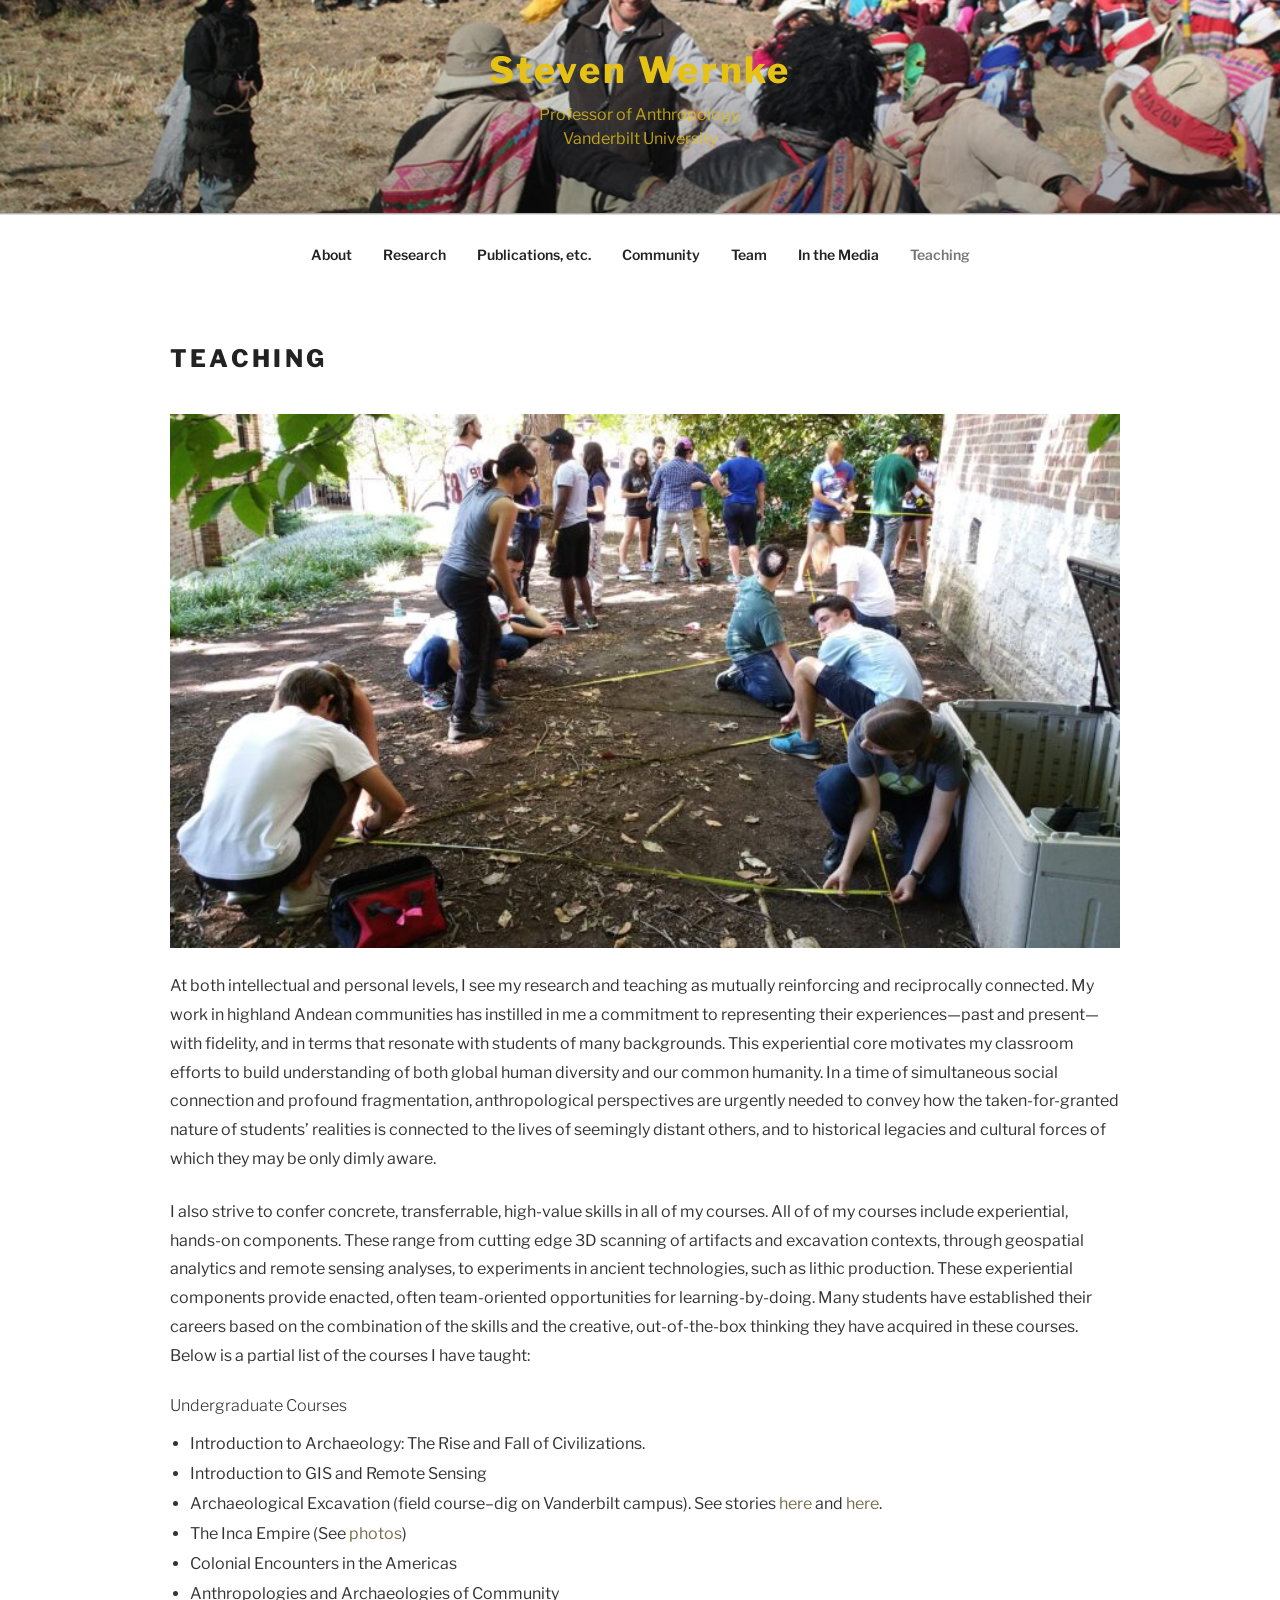
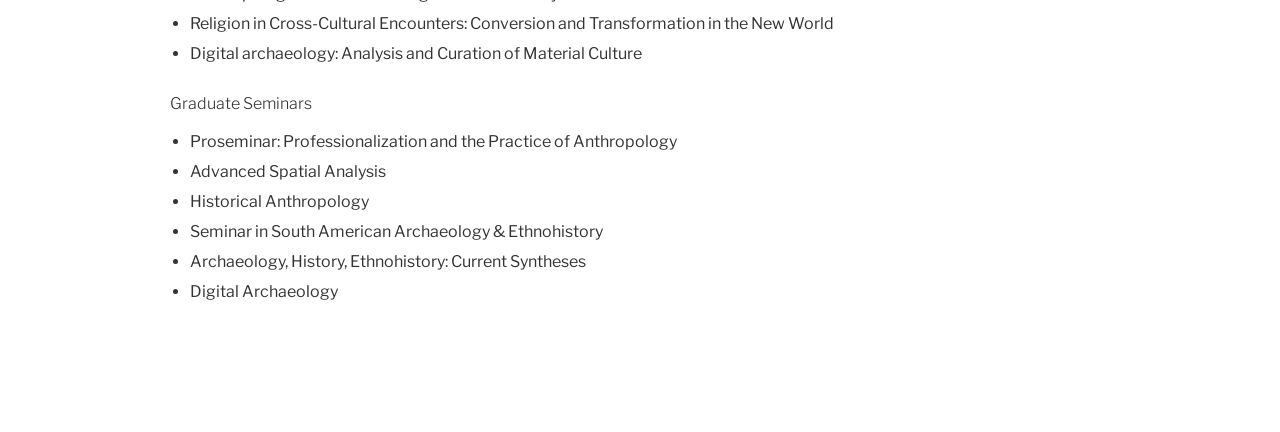
<file: teaching/index.html>
<!DOCTYPE html>
<html lang="en-US" class="no-js no-svg">
<head>
<meta charset="UTF-8">
<meta name="viewport" content="width=device-width, initial-scale=1.0">
<link rel="profile" href="https://gmpg.org/xfn/11">

<script>
(function(html){html.className = html.className.replace(/\bno-js\b/,'js')})(document.documentElement);
//# sourceURL=twentyseventeen_javascript_detection
</script>
<title>Teaching &#8211; Steven Wernke</title>
<meta name='robots' content='max-image-preview:large' />
<style id="wp-img-auto-sizes-contain-inline-css">
img:is([sizes=auto i],[sizes^="auto," i]){contain-intrinsic-size:3000px 1500px}
/*# sourceURL=wp-img-auto-sizes-contain-inline-css */
</style>
<style id="wp-block-library-inline-css">
:root{--wp-block-synced-color:#7a00df;--wp-block-synced-color--rgb:122,0,223;--wp-bound-block-color:var(--wp-block-synced-color);--wp-editor-canvas-background:#ddd;--wp-admin-theme-color:#007cba;--wp-admin-theme-color--rgb:0,124,186;--wp-admin-theme-color-darker-10:#006ba1;--wp-admin-theme-color-darker-10--rgb:0,107,160.5;--wp-admin-theme-color-darker-20:#005a87;--wp-admin-theme-color-darker-20--rgb:0,90,135;--wp-admin-border-width-focus:2px}@media (min-resolution:192dpi){:root{--wp-admin-border-width-focus:1.5px}}.wp-element-button{cursor:pointer}:root .has-very-light-gray-background-color{background-color:#eee}:root .has-very-dark-gray-background-color{background-color:#313131}:root .has-very-light-gray-color{color:#eee}:root .has-very-dark-gray-color{color:#313131}:root .has-vivid-green-cyan-to-vivid-cyan-blue-gradient-background{background:linear-gradient(135deg,#00d084,#0693e3)}:root .has-purple-crush-gradient-background{background:linear-gradient(135deg,#34e2e4,#4721fb 50%,#ab1dfe)}:root .has-hazy-dawn-gradient-background{background:linear-gradient(135deg,#faaca8,#dad0ec)}:root .has-subdued-olive-gradient-background{background:linear-gradient(135deg,#fafae1,#67a671)}:root .has-atomic-cream-gradient-background{background:linear-gradient(135deg,#fdd79a,#004a59)}:root .has-nightshade-gradient-background{background:linear-gradient(135deg,#330968,#31cdcf)}:root .has-midnight-gradient-background{background:linear-gradient(135deg,#020381,#2874fc)}:root{--wp--preset--font-size--normal:16px;--wp--preset--font-size--huge:42px}.has-regular-font-size{font-size:1em}.has-larger-font-size{font-size:2.625em}.has-normal-font-size{font-size:var(--wp--preset--font-size--normal)}.has-huge-font-size{font-size:var(--wp--preset--font-size--huge)}:root .has-text-align-center{text-align:center}:root .has-text-align-left{text-align:left}:root .has-text-align-right{text-align:right}.has-fit-text{white-space:nowrap!important}#end-resizable-editor-section{display:none}.aligncenter{clear:both}.items-justified-left{justify-content:flex-start}.items-justified-center{justify-content:center}.items-justified-right{justify-content:flex-end}.items-justified-space-between{justify-content:space-between}.screen-reader-text{word-wrap:normal!important;border:0;clip-path:inset(50%);height:1px;margin:-1px;overflow:hidden;padding:0;position:absolute;width:1px}.screen-reader-text:focus{background-color:#ddd;clip-path:none;color:#444;display:block;font-size:1em;height:auto;left:5px;line-height:normal;padding:15px 23px 14px;text-decoration:none;top:5px;width:auto;z-index:100000}html :where(.has-border-color){border-style:solid}html :where([style*=border-color]){border-style:solid}html :where([style*=border-top-color]){border-top-style:solid}html :where([style*=border-right-color]){border-right-style:solid}html :where([style*=border-bottom-color]){border-bottom-style:solid}html :where([style*=border-left-color]){border-left-style:solid}html :where([style*=border-width]){border-style:solid}html :where([style*=border-top-width]){border-top-style:solid}html :where([style*=border-right-width]){border-right-style:solid}html :where([style*=border-bottom-width]){border-bottom-style:solid}html :where([style*=border-left-width]){border-left-style:solid}html :where(img[class*=wp-image-]){height:auto;max-width:100%}:where(figure){margin:0 0 1em}html :where(.is-position-sticky){--wp-admin--admin-bar--position-offset:var(--wp-admin--admin-bar--height,0px)}@media screen and (max-width:600px){html :where(.is-position-sticky){--wp-admin--admin-bar--position-offset:0px}}

/*# sourceURL=/wp-includes/css/dist/block-library/common.min.css */
</style>
<style id="wp-block-heading-inline-css">
h1:where(.wp-block-heading).has-background,h2:where(.wp-block-heading).has-background,h3:where(.wp-block-heading).has-background,h4:where(.wp-block-heading).has-background,h5:where(.wp-block-heading).has-background,h6:where(.wp-block-heading).has-background{padding:1.25em 2.375em}h1.has-text-align-left[style*=writing-mode]:where([style*=vertical-lr]),h1.has-text-align-right[style*=writing-mode]:where([style*=vertical-rl]),h2.has-text-align-left[style*=writing-mode]:where([style*=vertical-lr]),h2.has-text-align-right[style*=writing-mode]:where([style*=vertical-rl]),h3.has-text-align-left[style*=writing-mode]:where([style*=vertical-lr]),h3.has-text-align-right[style*=writing-mode]:where([style*=vertical-rl]),h4.has-text-align-left[style*=writing-mode]:where([style*=vertical-lr]),h4.has-text-align-right[style*=writing-mode]:where([style*=vertical-rl]),h5.has-text-align-left[style*=writing-mode]:where([style*=vertical-lr]),h5.has-text-align-right[style*=writing-mode]:where([style*=vertical-rl]),h6.has-text-align-left[style*=writing-mode]:where([style*=vertical-lr]),h6.has-text-align-right[style*=writing-mode]:where([style*=vertical-rl]){rotate:180deg}
/*# sourceURL=/wp-includes/blocks/heading/style.min.css */
</style>
<style id="wp-block-image-inline-css">
.wp-block-image>a,.wp-block-image>figure>a{display:inline-block}.wp-block-image img{box-sizing:border-box;height:auto;max-width:100%;vertical-align:bottom}@media not (prefers-reduced-motion){.wp-block-image img.hide{visibility:hidden}.wp-block-image img.show{animation:show-content-image .4s}}.wp-block-image[style*=border-radius] img,.wp-block-image[style*=border-radius]>a{border-radius:inherit}.wp-block-image.has-custom-border img{box-sizing:border-box}.wp-block-image.aligncenter{text-align:center}.wp-block-image.alignfull>a,.wp-block-image.alignwide>a{width:100%}.wp-block-image.alignfull img,.wp-block-image.alignwide img{height:auto;width:100%}.wp-block-image .aligncenter,.wp-block-image .alignleft,.wp-block-image .alignright,.wp-block-image.aligncenter,.wp-block-image.alignleft,.wp-block-image.alignright{display:table}.wp-block-image .aligncenter>figcaption,.wp-block-image .alignleft>figcaption,.wp-block-image .alignright>figcaption,.wp-block-image.aligncenter>figcaption,.wp-block-image.alignleft>figcaption,.wp-block-image.alignright>figcaption{caption-side:bottom;display:table-caption}.wp-block-image .alignleft{float:left;margin:.5em 1em .5em 0}.wp-block-image .alignright{float:right;margin:.5em 0 .5em 1em}.wp-block-image .aligncenter{margin-left:auto;margin-right:auto}.wp-block-image :where(figcaption){margin-bottom:1em;margin-top:.5em}.wp-block-image.is-style-circle-mask img{border-radius:9999px}@supports ((-webkit-mask-image:none) or (mask-image:none)) or (-webkit-mask-image:none){.wp-block-image.is-style-circle-mask img{border-radius:0;-webkit-mask-image:url('data:image/svg+xml;utf8,<svg viewBox="0 0 100 100" xmlns="http://www.w3.org/2000/svg"><circle cx="50" cy="50" r="50"/></svg>');mask-image:url('data:image/svg+xml;utf8,<svg viewBox="0 0 100 100" xmlns="http://www.w3.org/2000/svg"><circle cx="50" cy="50" r="50"/></svg>');mask-mode:alpha;-webkit-mask-position:center;mask-position:center;-webkit-mask-repeat:no-repeat;mask-repeat:no-repeat;-webkit-mask-size:contain;mask-size:contain}}:root :where(.wp-block-image.is-style-rounded img,.wp-block-image .is-style-rounded img){border-radius:9999px}.wp-block-image figure{margin:0}.wp-lightbox-container{display:flex;flex-direction:column;position:relative}.wp-lightbox-container img{cursor:zoom-in}.wp-lightbox-container img:hover+button{opacity:1}.wp-lightbox-container button{align-items:center;backdrop-filter:blur(16px) saturate(180%);background-color:#5a5a5a40;border:none;border-radius:4px;cursor:zoom-in;display:flex;height:20px;justify-content:center;opacity:0;padding:0;position:absolute;right:16px;text-align:center;top:16px;width:20px;z-index:100}@media not (prefers-reduced-motion){.wp-lightbox-container button{transition:opacity .2s ease}}.wp-lightbox-container button:focus-visible{outline:3px auto #5a5a5a40;outline:3px auto -webkit-focus-ring-color;outline-offset:3px}.wp-lightbox-container button:hover{cursor:pointer;opacity:1}.wp-lightbox-container button:focus{opacity:1}.wp-lightbox-container button:focus,.wp-lightbox-container button:hover,.wp-lightbox-container button:not(:hover):not(:active):not(.has-background){background-color:#5a5a5a40;border:none}.wp-lightbox-overlay{box-sizing:border-box;cursor:zoom-out;height:100vh;left:0;overflow:hidden;position:fixed;top:0;visibility:hidden;width:100%;z-index:100000}.wp-lightbox-overlay .wp-lightbox-close-button{align-items:center;cursor:pointer;display:flex;font-family:inherit;gap:8px;justify-content:center;line-height:1;min-height:40px;min-width:40px;padding:0 4px;position:absolute;right:calc(env(safe-area-inset-right) + 16px);top:calc(env(safe-area-inset-top) + 16px);z-index:5000000}.wp-lightbox-overlay .wp-lightbox-close-button:focus,.wp-lightbox-overlay .wp-lightbox-close-button:hover,.wp-lightbox-overlay .wp-lightbox-close-button:not(:hover):not(:active):not(.has-background){background:none;border:none}.wp-lightbox-overlay .wp-lightbox-close-button:has(.wp-lightbox-close-text:not([hidden])) .wp-lightbox-close-icon svg{height:1em;width:1em}.wp-lightbox-overlay .wp-lightbox-close-icon svg{display:block}.wp-lightbox-overlay .wp-lightbox-navigation-button-next,.wp-lightbox-overlay .wp-lightbox-navigation-button-prev{align-items:center;bottom:16px;cursor:pointer;display:flex;font-family:inherit;gap:4px;justify-content:center;line-height:1;min-height:40px;min-width:40px;padding:0 8px;position:absolute;z-index:2000002}.wp-lightbox-overlay .wp-lightbox-navigation-button-next[hidden],.wp-lightbox-overlay .wp-lightbox-navigation-button-prev[hidden]{display:none}@media (min-width:960px){.wp-lightbox-overlay .wp-lightbox-navigation-button-next,.wp-lightbox-overlay .wp-lightbox-navigation-button-prev{bottom:50%;transform:translateY(-50%)}}.wp-lightbox-overlay .wp-lightbox-navigation-button-next:focus,.wp-lightbox-overlay .wp-lightbox-navigation-button-next:hover,.wp-lightbox-overlay .wp-lightbox-navigation-button-next:not(:hover):not(:active):not(.has-background),.wp-lightbox-overlay .wp-lightbox-navigation-button-prev:focus,.wp-lightbox-overlay .wp-lightbox-navigation-button-prev:hover,.wp-lightbox-overlay .wp-lightbox-navigation-button-prev:not(:hover):not(:active):not(.has-background){background:none;border:none;padding:0 8px}.wp-lightbox-overlay .wp-lightbox-navigation-button-next:has(.wp-lightbox-navigation-text:not([hidden])) .wp-lightbox-navigation-icon svg,.wp-lightbox-overlay .wp-lightbox-navigation-button-prev:has(.wp-lightbox-navigation-text:not([hidden])) .wp-lightbox-navigation-icon svg{display:block;height:1.5em;width:1.5em}.wp-lightbox-overlay .wp-lightbox-navigation-button-prev{left:calc(env(safe-area-inset-left) + 16px)}.wp-lightbox-overlay .wp-lightbox-navigation-button-next{right:calc(env(safe-area-inset-right) + 16px)}.wp-lightbox-overlay .wp-lightbox-navigation-icon svg{vertical-align:middle}.wp-lightbox-overlay .lightbox-image-container{height:var(--wp--lightbox-container-height);left:50%;overflow:hidden;position:absolute;top:50%;transform:translate(-50%,-50%);transform-origin:top left;width:var(--wp--lightbox-container-width);z-index:2000001}.wp-lightbox-overlay .wp-block-image{align-items:center;box-sizing:border-box;display:flex;height:100%;justify-content:center;margin:0;position:relative;transform-origin:0 0;width:100%;z-index:3000000}.wp-lightbox-overlay .wp-block-image img{height:var(--wp--lightbox-image-height);min-height:var(--wp--lightbox-image-height);min-width:var(--wp--lightbox-image-width);width:var(--wp--lightbox-image-width)}.wp-lightbox-overlay .wp-block-image figcaption{display:none}.wp-lightbox-overlay button{background:none;border:none}.wp-lightbox-overlay .scrim{background-color:#fff;height:100%;opacity:.9;position:absolute;width:100%;z-index:2000000}.wp-lightbox-overlay.active{visibility:visible}@media not (prefers-reduced-motion){.wp-lightbox-overlay.active{animation:turn-on-visibility .25s both}.wp-lightbox-overlay.active img{animation:turn-on-visibility .35s both}.wp-lightbox-overlay.show-closing-animation:not(.active){animation:turn-off-visibility .35s both}.wp-lightbox-overlay.show-closing-animation:not(.active) img{animation:turn-off-visibility .25s both}.wp-lightbox-overlay.zoom.active{animation:none;opacity:1;visibility:visible}.wp-lightbox-overlay.zoom.active .lightbox-image-container{animation:lightbox-zoom-in .4s}.wp-lightbox-overlay.zoom.active .lightbox-image-container img{animation:none}.wp-lightbox-overlay.zoom.active .scrim{animation:turn-on-visibility .4s forwards}.wp-lightbox-overlay.zoom.show-closing-animation:not(.active){animation:none}.wp-lightbox-overlay.zoom.show-closing-animation:not(.active) .lightbox-image-container{animation:lightbox-zoom-out .4s}.wp-lightbox-overlay.zoom.show-closing-animation:not(.active) .lightbox-image-container img{animation:none}.wp-lightbox-overlay.zoom.show-closing-animation:not(.active) .scrim{animation:turn-off-visibility .4s forwards}}@keyframes show-content-image{0%{visibility:hidden}99%{visibility:hidden}to{visibility:visible}}@keyframes turn-on-visibility{0%{opacity:0}to{opacity:1}}@keyframes turn-off-visibility{0%{opacity:1;visibility:visible}99%{opacity:0;visibility:visible}to{opacity:0;visibility:hidden}}@keyframes lightbox-zoom-in{0%{transform:translate(calc((-100vw + var(--wp--lightbox-scrollbar-width))/2 + var(--wp--lightbox-initial-left-position)),calc(-50vh + var(--wp--lightbox-initial-top-position))) scale(var(--wp--lightbox-scale))}to{transform:translate(-50%,-50%) scale(1)}}@keyframes lightbox-zoom-out{0%{transform:translate(-50%,-50%) scale(1);visibility:visible}99%{visibility:visible}to{transform:translate(calc((-100vw + var(--wp--lightbox-scrollbar-width))/2 + var(--wp--lightbox-initial-left-position)),calc(-50vh + var(--wp--lightbox-initial-top-position))) scale(var(--wp--lightbox-scale));visibility:hidden}}
/*# sourceURL=/wp-includes/blocks/image/style.min.css */
</style>
<style id="wp-block-list-inline-css">
ol,ul{box-sizing:border-box}:root :where(.wp-block-list.has-background){padding:1.25em 2.375em}
/*# sourceURL=/wp-includes/blocks/list/style.min.css */
</style>
<style id="wp-block-paragraph-inline-css">
.is-small-text{font-size:.875em}.is-regular-text{font-size:1em}.is-large-text{font-size:2.25em}.is-larger-text{font-size:3em}.has-drop-cap:not(:focus):first-letter{float:left;font-size:8.4em;font-style:normal;font-weight:100;line-height:.68;margin:.05em .1em 0 0;text-transform:uppercase}body.rtl .has-drop-cap:not(:focus):first-letter{float:none;margin-left:.1em}p.has-drop-cap.has-background{overflow:hidden}:root :where(p.has-background){padding:1.25em 2.375em}:where(p.has-text-color:not(.has-link-color)) a{color:inherit}p.has-text-align-left[style*="writing-mode:vertical-lr"],p.has-text-align-right[style*="writing-mode:vertical-rl"]{rotate:180deg}
/*# sourceURL=/wp-includes/blocks/paragraph/style.min.css */
</style>

<style id="classic-theme-styles-inline-css">
/*! This file is auto-generated */
.wp-block-button__link{color:#fff;background-color:#32373c;border-radius:9999px;box-shadow:none;text-decoration:none;padding:calc(.667em + 2px) calc(1.333em + 2px);font-size:1.125em}.wp-block-file__button{background:#32373c;color:#fff;text-decoration:none}
/*# sourceURL=/wp-includes/css/classic-themes.min.css */
</style>

<style id="global-styles-inline-css">
:root{--wp--preset--aspect-ratio--square: 1;--wp--preset--aspect-ratio--4-3: 4/3;--wp--preset--aspect-ratio--3-4: 3/4;--wp--preset--aspect-ratio--3-2: 3/2;--wp--preset--aspect-ratio--2-3: 2/3;--wp--preset--aspect-ratio--16-9: 16/9;--wp--preset--aspect-ratio--9-16: 9/16;--wp--preset--color--black: #000000;--wp--preset--color--cyan-bluish-gray: #abb8c3;--wp--preset--color--white: #ffffff;--wp--preset--color--pale-pink: #f78da7;--wp--preset--color--vivid-red: #cf2e2e;--wp--preset--color--luminous-vivid-orange: #ff6900;--wp--preset--color--luminous-vivid-amber: #fcb900;--wp--preset--color--light-green-cyan: #7bdcb5;--wp--preset--color--vivid-green-cyan: #00d084;--wp--preset--color--pale-cyan-blue: #8ed1fc;--wp--preset--color--vivid-cyan-blue: #0693e3;--wp--preset--color--vivid-purple: #9b51e0;--wp--preset--gradient--vivid-cyan-blue-to-vivid-purple: linear-gradient(135deg,rgb(6,147,227) 0%,rgb(155,81,224) 100%);--wp--preset--gradient--light-green-cyan-to-vivid-green-cyan: linear-gradient(135deg,rgb(122,220,180) 0%,rgb(0,208,130) 100%);--wp--preset--gradient--luminous-vivid-amber-to-luminous-vivid-orange: linear-gradient(135deg,rgb(252,185,0) 0%,rgb(255,105,0) 100%);--wp--preset--gradient--luminous-vivid-orange-to-vivid-red: linear-gradient(135deg,rgb(255,105,0) 0%,rgb(207,46,46) 100%);--wp--preset--gradient--very-light-gray-to-cyan-bluish-gray: linear-gradient(135deg,rgb(238,238,238) 0%,rgb(169,184,195) 100%);--wp--preset--gradient--cool-to-warm-spectrum: linear-gradient(135deg,rgb(74,234,220) 0%,rgb(151,120,209) 20%,rgb(207,42,186) 40%,rgb(238,44,130) 60%,rgb(251,105,98) 80%,rgb(254,248,76) 100%);--wp--preset--gradient--blush-light-purple: linear-gradient(135deg,rgb(255,206,236) 0%,rgb(152,150,240) 100%);--wp--preset--gradient--blush-bordeaux: linear-gradient(135deg,rgb(254,205,165) 0%,rgb(254,45,45) 50%,rgb(107,0,62) 100%);--wp--preset--gradient--luminous-dusk: linear-gradient(135deg,rgb(255,203,112) 0%,rgb(199,81,192) 50%,rgb(65,88,208) 100%);--wp--preset--gradient--pale-ocean: linear-gradient(135deg,rgb(255,245,203) 0%,rgb(182,227,212) 50%,rgb(51,167,181) 100%);--wp--preset--gradient--electric-grass: linear-gradient(135deg,rgb(202,248,128) 0%,rgb(113,206,126) 100%);--wp--preset--gradient--midnight: linear-gradient(135deg,rgb(2,3,129) 0%,rgb(40,116,252) 100%);--wp--preset--font-size--small: 13px;--wp--preset--font-size--medium: 20px;--wp--preset--font-size--large: 36px;--wp--preset--font-size--x-large: 42px;--wp--preset--spacing--20: 0.44rem;--wp--preset--spacing--30: 0.67rem;--wp--preset--spacing--40: 1rem;--wp--preset--spacing--50: 1.5rem;--wp--preset--spacing--60: 2.25rem;--wp--preset--spacing--70: 3.38rem;--wp--preset--spacing--80: 5.06rem;--wp--preset--shadow--natural: 6px 6px 9px rgba(0, 0, 0, 0.2);--wp--preset--shadow--deep: 12px 12px 50px rgba(0, 0, 0, 0.4);--wp--preset--shadow--sharp: 6px 6px 0px rgba(0, 0, 0, 0.2);--wp--preset--shadow--outlined: 6px 6px 0px -3px rgb(255, 255, 255), 6px 6px rgb(0, 0, 0);--wp--preset--shadow--crisp: 6px 6px 0px rgb(0, 0, 0);}:where(body) { margin: 0; }:where(.is-layout-flex){gap: 0.5em;}:where(.is-layout-grid){gap: 0.5em;}body .is-layout-flex{display: flex;}.is-layout-flex{flex-wrap: wrap;align-items: center;}.is-layout-flex > :is(*, div){margin: 0;}body .is-layout-grid{display: grid;}.is-layout-grid > :is(*, div){margin: 0;}body{padding-top: 0px;padding-right: 0px;padding-bottom: 0px;padding-left: 0px;}:root :where(.wp-element-button, .wp-block-button__link){background-color: #32373c;border-width: 0;color: #fff;font-family: inherit;font-size: inherit;font-style: inherit;font-weight: inherit;letter-spacing: inherit;line-height: inherit;padding-top: calc(0.667em + 2px);padding-right: calc(1.333em + 2px);padding-bottom: calc(0.667em + 2px);padding-left: calc(1.333em + 2px);text-decoration: none;text-transform: inherit;}.has-black-color{color: var(--wp--preset--color--black) !important;}.has-cyan-bluish-gray-color{color: var(--wp--preset--color--cyan-bluish-gray) !important;}.has-white-color{color: var(--wp--preset--color--white) !important;}.has-pale-pink-color{color: var(--wp--preset--color--pale-pink) !important;}.has-vivid-red-color{color: var(--wp--preset--color--vivid-red) !important;}.has-luminous-vivid-orange-color{color: var(--wp--preset--color--luminous-vivid-orange) !important;}.has-luminous-vivid-amber-color{color: var(--wp--preset--color--luminous-vivid-amber) !important;}.has-light-green-cyan-color{color: var(--wp--preset--color--light-green-cyan) !important;}.has-vivid-green-cyan-color{color: var(--wp--preset--color--vivid-green-cyan) !important;}.has-pale-cyan-blue-color{color: var(--wp--preset--color--pale-cyan-blue) !important;}.has-vivid-cyan-blue-color{color: var(--wp--preset--color--vivid-cyan-blue) !important;}.has-vivid-purple-color{color: var(--wp--preset--color--vivid-purple) !important;}.has-black-background-color{background-color: var(--wp--preset--color--black) !important;}.has-cyan-bluish-gray-background-color{background-color: var(--wp--preset--color--cyan-bluish-gray) !important;}.has-white-background-color{background-color: var(--wp--preset--color--white) !important;}.has-pale-pink-background-color{background-color: var(--wp--preset--color--pale-pink) !important;}.has-vivid-red-background-color{background-color: var(--wp--preset--color--vivid-red) !important;}.has-luminous-vivid-orange-background-color{background-color: var(--wp--preset--color--luminous-vivid-orange) !important;}.has-luminous-vivid-amber-background-color{background-color: var(--wp--preset--color--luminous-vivid-amber) !important;}.has-light-green-cyan-background-color{background-color: var(--wp--preset--color--light-green-cyan) !important;}.has-vivid-green-cyan-background-color{background-color: var(--wp--preset--color--vivid-green-cyan) !important;}.has-pale-cyan-blue-background-color{background-color: var(--wp--preset--color--pale-cyan-blue) !important;}.has-vivid-cyan-blue-background-color{background-color: var(--wp--preset--color--vivid-cyan-blue) !important;}.has-vivid-purple-background-color{background-color: var(--wp--preset--color--vivid-purple) !important;}.has-black-border-color{border-color: var(--wp--preset--color--black) !important;}.has-cyan-bluish-gray-border-color{border-color: var(--wp--preset--color--cyan-bluish-gray) !important;}.has-white-border-color{border-color: var(--wp--preset--color--white) !important;}.has-pale-pink-border-color{border-color: var(--wp--preset--color--pale-pink) !important;}.has-vivid-red-border-color{border-color: var(--wp--preset--color--vivid-red) !important;}.has-luminous-vivid-orange-border-color{border-color: var(--wp--preset--color--luminous-vivid-orange) !important;}.has-luminous-vivid-amber-border-color{border-color: var(--wp--preset--color--luminous-vivid-amber) !important;}.has-light-green-cyan-border-color{border-color: var(--wp--preset--color--light-green-cyan) !important;}.has-vivid-green-cyan-border-color{border-color: var(--wp--preset--color--vivid-green-cyan) !important;}.has-pale-cyan-blue-border-color{border-color: var(--wp--preset--color--pale-cyan-blue) !important;}.has-vivid-cyan-blue-border-color{border-color: var(--wp--preset--color--vivid-cyan-blue) !important;}.has-vivid-purple-border-color{border-color: var(--wp--preset--color--vivid-purple) !important;}.has-vivid-cyan-blue-to-vivid-purple-gradient-background{background: var(--wp--preset--gradient--vivid-cyan-blue-to-vivid-purple) !important;}.has-light-green-cyan-to-vivid-green-cyan-gradient-background{background: var(--wp--preset--gradient--light-green-cyan-to-vivid-green-cyan) !important;}.has-luminous-vivid-amber-to-luminous-vivid-orange-gradient-background{background: var(--wp--preset--gradient--luminous-vivid-amber-to-luminous-vivid-orange) !important;}.has-luminous-vivid-orange-to-vivid-red-gradient-background{background: var(--wp--preset--gradient--luminous-vivid-orange-to-vivid-red) !important;}.has-very-light-gray-to-cyan-bluish-gray-gradient-background{background: var(--wp--preset--gradient--very-light-gray-to-cyan-bluish-gray) !important;}.has-cool-to-warm-spectrum-gradient-background{background: var(--wp--preset--gradient--cool-to-warm-spectrum) !important;}.has-blush-light-purple-gradient-background{background: var(--wp--preset--gradient--blush-light-purple) !important;}.has-blush-bordeaux-gradient-background{background: var(--wp--preset--gradient--blush-bordeaux) !important;}.has-luminous-dusk-gradient-background{background: var(--wp--preset--gradient--luminous-dusk) !important;}.has-pale-ocean-gradient-background{background: var(--wp--preset--gradient--pale-ocean) !important;}.has-electric-grass-gradient-background{background: var(--wp--preset--gradient--electric-grass) !important;}.has-midnight-gradient-background{background: var(--wp--preset--gradient--midnight) !important;}.has-small-font-size{font-size: var(--wp--preset--font-size--small) !important;}.has-medium-font-size{font-size: var(--wp--preset--font-size--medium) !important;}.has-large-font-size{font-size: var(--wp--preset--font-size--large) !important;}.has-x-large-font-size{font-size: var(--wp--preset--font-size--x-large) !important;}
/*# sourceURL=global-styles-inline-css */
</style>

<style id="nfd-wonder-blocks-utilities-inline-css">
.nfd-relative{position:relative!important}.-nfd-bottom-1{bottom:-.25rem!important}.-nfd-top-0\.5{top:-.125rem!important}.-nfd-top-1{top:-.25rem!important}.nfd-top-10{top:2.5rem!important}.nfd-col-start-1{grid-column-start:1!important}.nfd-col-start-2{grid-column-start:2!important}.nfd-col-start-3{grid-column-start:3!important}.nfd-col-start-4{grid-column-start:4!important}.nfd-col-start-5{grid-column-start:5!important}.nfd-col-start-6{grid-column-start:6!important}.nfd-col-start-7{grid-column-start:7!important}.nfd-col-end-10{grid-column-end:10!important}.nfd-col-end-11{grid-column-end:11!important}.nfd-col-end-12{grid-column-end:12!important}.nfd-col-end-13{grid-column-end:13!important}.nfd-col-end-7{grid-column-end:7!important}.nfd-col-end-8{grid-column-end:8!important}.nfd-col-end-9{grid-column-end:9!important}.nfd-row-start-1{grid-row-start:1!important}.-nfd-mx-2:not([style*=margin]){margin-left:-.5rem!important;margin-right:-.5rem!important}.nfd-my-0:not([style*=margin]){margin-bottom:0!important;margin-top:0!important}.nfd-mb-8:not([style*=margin]){margin-bottom:2rem!important}.nfd-mt-2:not([style*=margin]){margin-top:.5rem!important}.nfd-mt-8:not([style*=margin]){margin-top:2rem!important}.nfd-mt-\[-100px\]:not([style*=margin]){margin-top:-100px!important}.nfd-grid{display:grid!important}.nfd-h-full{height:100%!important}.nfd-w-full{width:100%!important}.nfd-shrink-0{flex-shrink:0!important}.nfd-grow{flex-grow:1!important}.nfd-grid-cols-11{grid-template-columns:repeat(11,minmax(0,1fr))!important}.nfd-grid-cols-12{grid-template-columns:repeat(12,minmax(0,1fr))!important}.nfd-grid-cols-2{grid-template-columns:repeat(2,minmax(0,1fr))!important}.nfd-grid-rows-1{grid-template-rows:repeat(1,minmax(0,1fr))!important}.nfd-items-center{align-items:center!important}.nfd-gap-y-10{row-gap:2.5rem!important}.nfd-overflow-hidden{overflow:hidden!important}.nfd-border-b{border-bottom-width:1px!important}.nfd-border-dashed{border-style:dashed!important}.nfd-p-0:not([style*=padding]){padding:0!important}.nfd-p-10:not([style*=padding]){padding:2.5rem!important}.nfd-p-2:not([style*=padding]){padding:.5rem!important}.nfd-p-4:not([style*=padding]){padding:1rem!important}.nfd-p-8:not([style*=padding]){padding:2rem!important}.nfd-px-0:not([style*=padding]){padding-left:0!important;padding-right:0!important}.nfd-px-4:not([style*=padding]){padding-left:1rem!important;padding-right:1rem!important}.nfd-px-8:not([style*=padding]){padding-left:2rem!important;padding-right:2rem!important}.nfd-py-0:not([style*=padding]){padding-bottom:0!important;padding-top:0!important}.nfd-py-4:not([style*=padding]){padding-bottom:1rem!important;padding-top:1rem!important}.nfd-py-5:not([style*=padding]){padding-bottom:1.25rem!important;padding-top:1.25rem!important}.nfd-pt-0:not([style*=padding]){padding-top:0!important}.nfd-text-left{text-align:left!important}.nfd-wc-products{self-align:flex-start!important;flex-grow:0!important}.nfd-wc-products>ul{row-gap:calc(var(--wndb--gap--2xl)*var(--wndb--gap--scale-factor))!important}.nfd-wc-products .wc-block-grid__product-image{overflow:hidden!important}.nfd-wc-products .wc-block-grid__product-image img{transition:transform .6s ease-in-out!important}.nfd-wc-products .wc-block-grid__product-image img:hover{transform:scale(1.1)!important}.nfd-wc-products .wc-block-components-product-sale-badge{backdrop-filter:blur(4px)!important;background:hsla(0,0%,100%,.5)!important;border:1px solid hsla(0,0%,100%,.2)!important;border-radius:999px!important;font-size:.8125rem!important;font-weight:700!important;margin:6px!important;padding:4px 12px!important}.nfd-wc-products .wc-block-components-product-sale-badge>span{background:transparent!important}.nfd-wc-products .wc-block-components-product-price{color:inherit!important}.nfd-wc-search .wp-block-search__inside-wrapper{background-color:var(--wndb--color--borders)!important;border:2px solid var(--wndb--color--subtle)!important;border-radius:999px!important;max-width:100%!important;padding:0!important;width:25rem!important}.nfd-wc-search .wp-block-search__inside-wrapper input[type=search]{background:none!important;border:none!important;border-bottom-left-radius:999px!important;border-top-left-radius:999px!important;color:var(--wndb--color--text--contrast)!important;font-size:1.25rem!important;font-weight:500!important;min-height:3.75rem!important;padding-inline:24px!important}.nfd-wc-search .wp-block-search__inside-wrapper:has(button:focus),.nfd-wc-search .wp-block-search__inside-wrapper:has(input[type=search]:focus){outline:2px solid var(--wndb--color--text--contrast)!important;outline-offset:2px!important}.nfd-wc-search .wp-block-search__button{aspect-ratio:1/1!important;background:var(--wndb-gray-800)!important;border-radius:999px!important;height:100%!important;margin-left:0!important;margin-right:2px!important;margin-top:2px!important}.nfd-wc-search .wp-block-search__button:focus,.nfd-wc-search .wp-block-search__button:hover{background:var(--wndb-gray-900)!important;filter:none!important;outline:2px solid var(--wndb-gray-900)!important;outline-offset:2px!important}.nfd-wc-search .wp-block-search__inside-wrapper input[type=search]::-moz-placeholder{color:var(--wndb--color--text--faded)!important}.nfd-wc-search .wp-block-search__inside-wrapper input[type=search]::placeholder{color:var(--wndb--color--text--faded)!important}.nfd-commerce-icons{align-items:center!important;display:flex!important;flex-direction:row!important;gap:8px!important}.nfd-commerce-icons .wc-block-cart-link__text{display:none!important}.nfd-commerce-icons .wp-block-search__button svg,.nfd-commerce-icons svg.wc-block-customer-account__account-icon,.nfd-commerce-icons svg.wc-block-mini-cart__icon{height:28px!important;width:28px!important}.nfd-commerce-icons .wp-block-search__button-only .wp-block-search__button.has-icon{align-items:center!important;background:none!important;color:currentcolor!important;display:flex!important;padding:0!important}.nfd-commerce-icons .wp-block-search__button-only .wp-block-search__input{margin-right:.5em!important}.nfd-commerce-icons .wp-block-woocommerce-customer-account a{padding:0!important}:root{--wndb-mask-color:rgba(0,0,0,.15);--wndb-mask-position:50% 50% at 50% 20%;--wndb-mask-opacity:0.35}[class*=nfd-bg-effect]{isolation:isolate!important;position:relative!important}[class*=nfd-wb-header] [class*=nfd-bg-effect]{z-index:1!important}.has-modal-open [class*=nfd-bg-effect]{isolation:unset!important}.nfd-bg-effect-position-center{--wndb-mask-position:50% 50% at 50% 50%}[class*=nfd-bg-effect]:after{content:""!important;inset:0!important;-webkit-mask-image:radial-gradient(ellipse var(--wndb-mask-position),#000 70%,rgba(0,0,0,.3) 100%)!important;mask-image:radial-gradient(ellipse var(--wndb-mask-position),#000 70%,rgba(0,0,0,.3) 100%)!important;opacity:var(--wndb-mask-opacity)!important;pointer-events:none!important;position:absolute!important;z-index:-1!important}.nfd-bg-effect-dots:after{--wndb-mask-opacity:1;background:radial-gradient(var(--wndb-mask-color) 1px,transparent 1px)!important;background-size:20px 20px!important}.nfd-bg-effect-grid:after{background-image:linear-gradient(to right,var(--wndb-mask-color) 1px,transparent 1px),linear-gradient(to bottom,var(--wndb-mask-color) 1px,transparent 1px)!important;background-size:50px 50px!important}.nfd-bg-effect-grid-perspective{perspective:1000px!important}.has-modal-open .nfd-bg-effect-grid-perspective{perspective:unset!important}.nfd-bg-effect-grid-perspective:after{--wndb-mask-opacity:0.6;background-size:100px 100px!important;transform:rotateX(-60deg) translateZ(0)!important;transform-origin:top!important;transform-style:preserve-3d!important}.nfd-bg-effect-grid-2:after,.nfd-bg-effect-grid-perspective:after{background-image:linear-gradient(to right,var(--wndb-mask-color) 1px,transparent 1px),linear-gradient(to bottom,var(--wndb-mask-color) 1px,transparent 1px)!important}.nfd-bg-effect-grid-2:after{background-size:14px 32px!important}.nfd-bg-effect-grid-3{overflow:hidden!important}.nfd-bg-effect-grid-3:after{background-image:linear-gradient(to right,var(--wndb-mask-color) 1px,transparent 1px),linear-gradient(to bottom,var(--wndb-mask-color) 1px,transparent 1px)!important;background-size:32px 80px!important;right:-40%!important;top:-20%!important;transform:scale(1.5) skew(-30deg,30deg)!important}.nfd-bg-effect-lines:after{--wndb-mask-opacity:0.4;background-image:linear-gradient(to right,var(--wndb-mask-color) 1px,transparent 1px)!important;background-size:48px!important}.nfd-bg-effect-lines-2{--wndb-mask-opacity:0.45;overflow:hidden!important;perspective:1000px!important}.has-modal-open .nfd-bg-effect-lines-2{perspective:unset!important}.nfd-bg-effect-lines-2:after{background-image:linear-gradient(to right,var(--wndb-mask-color) 1px,transparent 1px)!important;background-size:30px!important;right:-40%!important;top:-20%!important;transform:rotateX(-45deg) skew(-16deg) translateZ(0)!important;transform-origin:right!important;transform-style:preserve-3d!important}.nfd-mask-opacity-0:after{--wndb-mask-opacity:0.8}:where(:root){--wndb--max-w--prose:min(65ch,1100px)}.nfd-max-w-prose:not(.nfd-max-w-full),:where(.nfd-text-balance:not(.nfd-max-w-full)){max-width:var(--wndb--max-w--prose)!important}.nfd-max-w-prose:not(.nfd-max-w-full).has-text-align-center,:where(.nfd-text-balance:not(.nfd-max-w-full)).has-text-align-center{margin-inline:auto!important}.nfd-max-w-prose:not(.nfd-max-w-full).has-text-align-right,:where(.nfd-text-balance:not(.nfd-max-w-full)).has-text-align-right{margin-inline-start:auto!important}:where(.nfd-text-balance){text-wrap:balance!important}.nfd-text-balance>h1,.nfd-text-balance>h2,.nfd-text-balance>h3,.nfd-text-balance>h4,.nfd-text-balance>p{text-wrap:balance!important}.nfd-text-pretty,.nfd-text-pretty>h1,.nfd-text-pretty>h2,.nfd-text-pretty>h3,.nfd-text-pretty>h4,.nfd-text-pretty>p{text-wrap:pretty!important}.wp-block-image figcaption{font-weight:400!important;margin-inline:auto!important;max-width:64ch!important;padding-block-start:.5em!important;text-wrap:balance!important}.wp-block-quote>.nfd-text-pretty{font-weight:550;margin-block:.25em}:where(:root){--wndb--text-scale-factor:1;--wndb--text--xs:0.75rem;--wndb--text--sm:0.875rem;--wndb--text--base:1rem;--wndb--text--md:1.125rem;--wndb--text--lg:1.5rem;--wndb--text--xl:2.375rem;--wndb--text--huge:clamp(2.75rem,1.4688rem + 2.5vw,3.5rem);--wndb--text-giga:clamp(3.25rem,2.546875rem + 2.25vw,4.375rem)}.nfd-text-xs:not([class*=font-size]):not([style*=font-size]){font-size:calc(var(--wndb--text--xs)*var(--wndb--text-scale-factor))!important}.nfd-text-xs:not([style*=letter-spacing]){letter-spacing:.05em!important}.nfd-text-sm:not([class*=font-size]):not([style*=font-size]){font-size:calc(var(--wndb--text--sm)*var(--wndb--text-scale-factor))!important}.nfd-text-base:not([class*=font-size]):not([style*=font-size]){font-size:calc(var(--wndb--text--base)*var(--wndb--text-scale-factor))!important}.nfd-text-md:not([class*=font-size]):not([style*=font-size]){font-size:calc(var(--wndb--text--md)*var(--wndb--text-scale-factor))!important}.nfd-text-base:not([style*=line-height]),.nfd-text-md:not([style*=line-height]){line-height:1.6!important}.nfd-text-lg:not([class*=font-size]):not([style*=font-size]){font-size:calc(var(--wndb--text--lg)*var(--wndb--text-scale-factor))!important}.nfd-text-lg:not([style*=line-height]){line-height:1.4!important}.nfd-text-lg:not([style*=letter-spacing]){letter-spacing:0!important}.nfd-text-lg:not([style*=font-weight]){font-weight:500!important}.nfd-text-xl:not([class*=font-size]):not([style*=font-size]){font-size:var(--wndb--text--xl)!important}.nfd-text-xl:not([style*=line-height]){line-height:1.25!important}.nfd-text-xl:not([style*=letter-spacing]){letter-spacing:-.01em!important}.nfd-text-xl:not([style*=font-weight]){font-weight:500!important}:where(.nfd-text-huge:not([class*=font-size]):not([style*=font-size])){font-size:calc(var(--wndb--text--huge)*var(--wndb--text-scale-factor))!important;max-width:var(--wndb--max-w--prose)!important;text-wrap:balance!important}:where(.nfd-text-huge:not([class*=font-size]):not([style*=font-size]).nfd-max-w-container){max-width:var(--wndb--container)!important}:where(.nfd-text-giga:not([class*=font-size]):not([style*=font-size])).has-text-align-center,:where(.nfd-text-huge:not([class*=font-size]):not([style*=font-size])).has-text-align-center{margin-inline:auto!important}:where(.nfd-text-giga:not([class*=font-size]):not([style*=font-size])).has-text-align-right,:where(.nfd-text-huge:not([class*=font-size]):not([style*=font-size])).has-text-align-right{margin-inline-start:auto!important}.nfd-text-huge:not([style*=line-height]){line-height:1.1!important}.nfd-text-huge:not([style*=letter-spacing]){letter-spacing:-.025em!important}.nfd-text-huge:not([style*=font-weight]){font-weight:500!important}:where(.nfd-text-giga:not([class*=font-size]):not([style*=font-size])){font-size:calc(var(--wndb--text-giga)*var(--wndb--text-scale-factor))!important;max-width:var(--wndb--max-w--prose)!important;text-wrap:balance!important}:where(.nfd-text-giga:not([class*=font-size]):not([style*=font-size]).nfd-max-w-container){max-width:var(--wndb--container)!important}.nfd-text-giga:not([style*=line-height]){line-height:1.1!important}.nfd-text-giga:not([style*=letter-spacing]){letter-spacing:-.04em!important}.nfd-text-giga:not([style*=font-weight]){font-weight:500!important}:root{--nfd-wb-anim-transition-duration:1400ms;--nfd-wb-anim-transition-delay:50ms;--nfd-wb-anim-transition-easing-function:cubic-bezier(0.4,1,0.65,1);--nfd-wb-anim-transition:all var(--nfd-wb-anim-transition-duration) var(--nfd-wb-anim-transition-easing-function) var(--nfd-wb-anim-transition-delay)}@media (prefers-reduced-motion:reduce){.nfd-wb-animate{transition:none!important}.nfd-wb-twist-in,[class*=nfd-wb-]{clip-path:none!important;opacity:1!important;transform:none!important}}@media (max-width:782px){body:not(.nfd-wb-editor-animations) .nfd-wb-animate{transition:none!important}body:not(.nfd-wb-editor-animations) .nfd-wb-twist-in,body:not(.nfd-wb-editor-animations) [class*=nfd-wb-]{clip-path:none!important;opacity:1!important;transform:none!important}}.nfd-wb-animate[data-replay-animation]{transition:none!important}[class*=nfd-wb-fade-in]{--nfd-wb-anim-transition:opacity var(--nfd-wb-anim-transition-duration) var(--nfd-wb-anim-transition-easing-function) var(--nfd-wb-anim-transition-delay),transform var(--nfd-wb-anim-transition-duration) var(--nfd-wb-anim-transition-easing-function) var(--nfd-wb-anim-transition-delay);transition:var(--nfd-wb-anim-transition)}.nfd-wb-fade-in-bottom{--nfd-wb-anim-transition-duration:1200ms;opacity:0;transform:translate3d(0,90px,0);transition:var(--nfd-wb-anim-transition)}.nfd-wb-fade-in-bottom-short{transform:translate3d(0,32px,0)}.nfd-wb-fade-in-bottom-short,.nfd-wb-fade-in-top-short{--nfd-wb-anim-transition-duration:600ms;opacity:0;transition:var(--nfd-wb-anim-transition)}.nfd-wb-fade-in-top-short{transform:translate3d(0,-32px,0)}.nfd-wb-fade-in-left-short{transform:translate3d(-32px,0,0)}.nfd-wb-fade-in-left-short,.nfd-wb-fade-in-right-short{--nfd-wb-anim-transition-duration:600ms;opacity:0;transition:var(--nfd-wb-anim-transition)}.nfd-wb-fade-in-right-short{transform:translate3d(32px,0,0)}.nfd-wb-animated-in:not([data-replay-animation])[class*=nfd-wb-fade-in]{opacity:1;transform:translateZ(0)}.nfd-wb-zoom-in{--nfd-wb-anim-transition-duration:1200ms;--nfd-wb-anim-transition:opacity var(--nfd-wb-anim-transition-duration) var(--nfd-wb-anim-transition-easing-function) var(--nfd-wb-anim-transition-delay),transform var(--nfd-wb-anim-transition-duration) var(--nfd-wb-anim-transition-easing-function) var(--nfd-wb-anim-transition-delay);transform:scale3d(.4,.4,.4)}.nfd-wb-zoom-in,.nfd-wb-zoom-in-short{opacity:0;transition:var(--nfd-wb-anim-transition)}.nfd-wb-zoom-in-short{--nfd-wb-anim-transition-duration:600ms;--nfd-wb-anim-transition:opacity var(--nfd-wb-anim-transition-duration) var(--nfd-wb-anim-transition-easing-function) var(--nfd-wb-anim-transition-delay),transform var(--nfd-wb-anim-transition-duration) var(--nfd-wb-anim-transition-easing-function) var(--nfd-wb-anim-transition-delay);transform:scale3d(.92,.92,.92)}.nfd-wb-animated-in:not([data-replay-animation])[class*=nfd-wb-zoom-]{opacity:1;transform:scaleX(1)}div:has(>.nfd-wb-twist-in){perspective:1200px}.nfd-wb-twist-in{--nfd-wb-anim-transition-duration:1000ms;--nfd-wb-anim-transition:opacity var(--nfd-wb-anim-transition-duration) var(--nfd-wb-anim-transition-easing-function) var(--nfd-wb-anim-transition-delay),transform var(--nfd-wb-anim-transition-duration) var(--nfd-wb-anim-transition-easing-function) var(--nfd-wb-anim-transition-delay);opacity:0;transform:translateY(40px) scale(.8) rotateY(30deg) rotate(-12deg) translateZ(0);transition:var(--nfd-wb-anim-transition)}.nfd-wb-animated-in:not([data-replay-animation]).nfd-wb-twist-in{opacity:1;transform:translateY(0) scale(1) rotateY(0deg) rotate(0deg) translateZ(0)}.nfd-wb-reveal-right{--nfd-wb-anim-transition-duration:1500ms;--nfd-wb-anim-transition-easing-function:cubic-bezier(0.4,0,0,1);--nfd-wb-anim-transition:clip-path var(--nfd-wb-anim-transition-duration) var(--nfd-wb-anim-transition-easing-function) var(--nfd-wb-anim-transition-delay);clip-path:inset(0 100% 0 0);transition:var(--nfd-wb-anim-transition)}.nfd-wb-animated-in>.nfd-wb-reveal-right:not([data-replay-animation]){clip-path:inset(0 0 0 0)!important}.nfd-delay-50{--nfd-wb-anim-transition-delay:50ms}.nfd-delay-150{--nfd-wb-anim-transition-delay:150ms}.nfd-delay-300{--nfd-wb-anim-transition-delay:300ms}.nfd-delay-450{--nfd-wb-anim-transition-delay:450ms}.nfd-delay-600{--nfd-wb-anim-transition-delay:600ms}.nfd-delay-750{--nfd-wb-anim-transition-delay:750ms}.nfd-delay-900{--nfd-wb-anim-transition-delay:900ms}.nfd-delay-1050{--nfd-wb-anim-transition-delay:1050ms}.nfd-delay-1200{--nfd-wb-anim-transition-delay:1200ms}.nfd-delay-1350{--nfd-wb-anim-transition-delay:1350ms}.nfd-delay-1500{--nfd-wb-anim-transition-delay:1500ms}:where(:root){--wndb--container:1200px;--wndb--container--wide:1340px}body .is-layout-constrained:has(.nfd-container.is-layout-constrained)>.nfd-container.is-layout-constrained{max-width:unset!important;width:100%!important}.is-layout-constrained.has-global-padding:has(.nfd-container.is-layout-constrained)>.nfd-container.is-layout-constrained{margin-left:calc(var(--wp--style--root--padding-left)*-1)!important;margin-right:calc(var(--wp--style--root--padding-right)*-1)!important;max-width:unset!important;width:unset!important}.editor-styles-wrapper .nfd-container:is(.is-layout-constrained)>:where(:not(.alignleft):not(.alignright):not(.alignfull):not(.alignwide)),.editor-styles-wrapper .nfd-container>:where(.wp-block-cover-is-layout-constrained:not(.alignleft):not(.alignright):not(.alignfull):not(.alignwide)):not([style*=margin]),.nfd-container:is(.is-layout-constrained)>:where(:not(.alignleft):not(.alignright):not(.alignfull):not(.alignwide)),.nfd-container:is(.nfd-my-0)>div,.nfd-container>:where(.wp-block-cover-is-layout-constrained:not(.alignleft):not(.alignright):not(.alignfull):not(.alignwide)){max-width:var(--wndb--container);width:100%}.editor-styles-wrapper .nfd-container:is(.is-layout-constrained)>.alignwide,.nfd-container:is(.is-layout-constrained).alignwide>:where(:not(.alignleft):not(.alignright):not(.alignfull)):not([style*=margin]),.nfd-container:is(.is-layout-constrained)>.alignwide,.nfd-container:is(.nfd-my-0)>.alignwide{max-width:var(--wndb--container--wide);width:100%}.nfd-container:not(.alignfull){padding-inline:var(--wndb--p)!important}.nfd-container:is(.nfd-my-0)>div:not([style*=margin]){margin-inline:auto!important}[class*=nfd-divider-]{position:relative;z-index:13}[class*=nfd-divider-]~[class*=nfd-divider-]{z-index:12!important}[class*=nfd-divider-]~[class*=nfd-divider-]~[class*=nfd-divider-]{z-index:11!important}[class*=nfd-divider-]:before{background:inherit!important;bottom:calc(var(--wndb--divider-size)*-1)!important;content:""!important;height:var(--wndb--divider-size)!important;left:0!important;pointer-events:none!important;position:absolute!important;width:100%!important;z-index:10!important}.nfd-divider-arrow{--wndb--divider-size:16px}.nfd-divider-arrow:before{bottom:calc(var(--wndb--divider-size)*-1)!important;height:calc(var(--wndb--divider-size)*2)!important;left:50%!important;transform:translateX(-50%) rotate(45deg)!important;width:calc(var(--wndb--divider-size)*2)!important}.nfd-divider-clouds{--wndb--divider-size:150px}.nfd-divider-clouds:after,.nfd-divider-clouds:before{background:inherit!important;background-image:url("data:image/svg+xml;charset=utf-8,%3Csvg xmlns='http://www.w3.org/2000/svg' preserveAspectRatio='xMidYMax slice' viewBox='0 0 283.5 27.8'%3E%3Cpath fill='%23fff' d='M0 0v6.7c1.9-.8 4.7-1.4 8.5-1 9.5 1.1 11.1 6 11.1 6s2.1-.7 4.3-.2c2.1.5 2.8 2.6 2.8 2.6s.2-.5 1.4-.7 1.7.2 1.7.2 0-2.1 1.9-2.8 3.6.7 3.6.7.7-2.9 3.1-4.1 4.7 0 4.7 0 1.2-.5 2.4 0 1.7 1.4 1.7 1.4h1.4c.7 0 1.2.7 1.2.7s.8-1.8 4-2.2c3.5-.4 5.3 2.4 6.2 4.4q.6-.6 1.8-.9c2.8-.7 4 .7 4 .7s1.7-5 11.1-6c9.5-1.1 12.3 3.9 12.3 3.9s1.2-4.8 5.7-5.7 6.8 1.8 6.8 1.8.6-.6 1.5-.9c.9-.2 1.9-.2 1.9-.2s5.2-6.4 12.6-3.3c7.3 3.1 4.7 9 4.7 9s1.9-.9 4 0 2.8 2.4 2.8 2.4 1.9-1.2 4.5-1.2 4.3 1.2 4.3 1.2.2-1 1.4-1.7 2.1-.7 2.1-.7-.5-3.1 2.1-5.5 5.7-1.4 5.7-1.4 1.5-2.3 4.2-1.1 1.7 5.2 1.7 5.2.3-.1 1.3.5c.5.4.8.8.9 1.1.5-1.4 2.4-5.8 8.4-4 7.1 2.1 3.5 8.9 3.5 8.9s.8-.4 2 0 1.1 1.1 1.1 1.1 1.1-1.1 2.3-1.1 2.1.5 2.1.5 1.9-3.6 6.2-1.2 1.9 6.4 1.9 6.4 2.6-2.4 7.4 0c3.4 1.7 3.9 4.9 3.9 4.9s3.3-6.9 10.4-7.9 11.5 2.6 11.5 2.6.8 0 1.2.2.9.9.9.9 4.4-3.1 8.3.2c1.9 1.7 1.5 5 1.5 5s.3-1.1 1.6-1.4 2.3.2 2.3.2-.1-1.2.5-1.9 1.9-.9 1.9-.9-4.7-9.3 4.4-13.4c5.6-2.5 9.2.9 9.2.9s5-6.2 15.9-6.2 16.1 8.1 16.1 8.1.7-.2 1.6-.4V0z'/%3E%3C/svg%3E")!important;background-repeat:repeat-x!important;background-size:cover!important;content:""!important;height:var(--wndb--divider-size)!important;left:0!important;pointer-events:none!important;position:absolute!important;top:0!important;width:100%!important;z-index:10!important}.nfd-divider-clouds:after{bottom:0!important;top:auto!important;transform:rotate(180deg)!important}.nfd-divider-ellipse{--wndb--divider-size:50px}.nfd-divider-ellipse:before{clip-path:ellipse(50% var(--wndb--divider-size) at 50% 0)!important}.nfd-divider-rounded:not([style*=-radius]){--wndb--divider-size:50px}.nfd-divider-rounded:before:not([style*=-radius]){border-bottom-left-radius:var(--wndb--divider-size)!important;border-bottom-right-radius:var(--wndb--divider-size)!important}.nfd-divider-slant,.nfd-divider-slant-invert{--wndb--divider-size:80px}.nfd-divider-slant:before{bottom:calc(var(--wndb--divider-size)*-1 + 1px)!important;clip-path:polygon(0 0,100% 0,0 100%)!important}.nfd-divider-slant-invert:before{bottom:calc(var(--wndb--divider-size)*-1 + 1px)!important;clip-path:polygon(0 0,100% 0,100% 100%)!important}.nfd-divider-triangle{--wndb--divider-size:80px}.nfd-divider-triangle:before{bottom:calc(var(--wndb--divider-size)*-1 + 1px)!important;clip-path:polygon(0 0,100% 0,50% 100%)!important}.nfd-divider-zigzag{--wndb--divider-size:8px}.nfd-divider-zigzag:before{-webkit-mask:conic-gradient(from -45deg at bottom,#0000,#000 1deg 89deg,#0000 90deg) 50% /calc(var(--wndb--divider-size)*2) 100%!important;mask:conic-gradient(from -45deg at bottom,#0000,#000 1deg 89deg,#0000 90deg) 50% /calc(var(--wndb--divider-size)*2) 100%!important}:where(:root){--wndb--divider-size:0px}:where(:root){--nfd-opacity-preview:0.3}@media (min-width:1025px){body:not(.block-editor-page) :not(.is-desktop-preview) .nfd-hide-desktop{display:none!important}}@media (max-width:767px){body:not(.block-editor-page) :not(.is-mobile-preview) .nfd-hide-mobile{display:none!important}.nfd-align-mobile-left{text-align:left!important}.nfd-align-mobile-center{text-align:center!important}.nfd-align-mobile-right{text-align:right!important}.nfd-align-mobile-justify{text-align:justify!important}.wp-block-group-is-layout-flex.is-vertical p[class^=nfd-align-mobile-]{width:100%!important}}@media (min-width:768px) and (max-width:1024px){body:not(.block-editor-page) :not(.is-tablet-preview) .nfd-hide-tablet{display:none!important}.nfd-align-tablet-left{text-align:left!important}.nfd-align-tablet-center{text-align:center!important}.nfd-align-tablet-right{text-align:right!important}.nfd-align-tablet-justify{text-align:justify!important}.wp-block-group-is-layout-flex.is-vertical p[class^=nfd-align-tablet-]{width:100%!important}}.is-root-container.is-desktop-preview .nfd-hide-desktop,.is-root-container.is-mobile-preview .nfd-hide-mobile,.is-root-container.is-tablet-preview .nfd-hide-tablet{opacity:var(--nfd-opacity-preview)!important}@media (max-width:767px){.nfd-swiper-enabled{display:flex!important;flex-wrap:nowrap!important;gap:12px!important;margin-right:calc(var(--wp--style--root--padding-right, 0px)*-1)!important;overflow-x:auto!important;overflow-y:hidden!important;width:calc(100% + var(--wp--style--root--padding-right, 0px))!important;-webkit-overflow-scrolling:touch!important;padding-left:16px!important;padding-right:0!important;scroll-snap-type:x mandatory!important;scrollbar-width:none!important}.nfd-swiper-enabled::-webkit-scrollbar{display:none!important}.nfd-swiper-enabled.wp-block-column>*,.nfd-swiper-enabled.wp-block-columns>.wp-block-column{flex:0 0 calc(75% - 6px)!important;min-width:260px!important;scroll-snap-align:start!important;scroll-snap-stop:always!important}.nfd-swiper-enabled .wp-block-column,.nfd-swiper-enabled .wp-block-cover,.nfd-swiper-enabled .wp-block-image,.nfd-swiper-enabled figure{margin:0!important}.nfd-swiper-enabled [style*="min-width:"],.nfd-swiper-enabled [style*="width:"]{max-width:100%!important}}.nfd-grid-cols-1-2-1{grid-template-columns:1fr 2fr 1fr!important}:where(:root){--wndb--padding-factor:1;--wndb--p:2.375rem;--wndb--p--xs:0.75rem;--wndb--p--sm:1.5rem;--wndb--p--md:2rem;--wndb--p--lg:clamp(3.5rem,7vw,6.25rem);--wndb--p--square:2.5rem;--wndb--p--square-lg:4rem}.nfd-p-card-sm:not([style*=padding]){padding:calc(var(--wndb--p--xs)*var(--wndb--padding-factor)) calc(var(--wndb--p--sm)*var(--wndb--padding-factor))!important}.nfd-p-card-md:not([style*=padding]){padding:calc(var(--wndb--p--sm)*var(--wndb--padding-factor)) calc(var(--wndb--p--md)*var(--wndb--padding-factor))!important}.nfd-p-card-lg:not([style*=padding]){padding:calc(var(--wndb--p--md)*var(--wndb--padding-factor)) calc(var(--wndb--p--md)*var(--wndb--padding-factor))!important}@media screen and (min-width:782px){.nfd-p-card-lg:not([style*=padding]){padding:calc(var(--wndb--p--md)*var(--wndb--padding-factor)) calc(var(--wndb--p--md)*1.5*var(--wndb--padding-factor))!important}}.nfd-p-card-square-lg:not([style*=padding]),.nfd-p-card-square:not([style*=padding]){padding:calc(var(--wndb--p--square)*var(--wndb--padding-factor))!important}@media screen and (min-width:782px){.nfd-p-card-square-lg:not([style*=padding]){padding:calc(var(--wndb--p--square-lg)*var(--wndb--padding-factor))!important}}.nfd-p-xs:not([style*=padding]){padding:calc(var(--wndb--p--xs)*var(--wndb--padding-factor))!important}.nfd-py-xs:not([style*=padding]){padding-block:calc(var(--wndb--p--xs)*var(--wndb--padding-factor))!important}.nfd-pt-xs:not([style*=padding]){padding-block-start:calc(var(--wndb--p--xs)*var(--wndb--padding-factor))!important}.nfd-px-xs:not([style*=padding]){padding-inline:calc(var(--wndb--p--xs)*var(--wndb--padding-factor))!important}.nfd-p-sm:not([style*=padding]){padding:calc(var(--wndb--p--sm)*var(--wndb--padding-factor))!important}.nfd-px-sm:not([style*=padding]){padding-inline:calc(var(--wndb--p--sm)*var(--wndb--padding-factor))!important}.nfd-py-sm:not([style*=padding]){padding-block:calc(var(--wndb--p--sm)*var(--wndb--padding-factor))!important}.nfd-pt-sm:not([style*=padding]){padding-block-start:calc(var(--wndb--p--sm)*var(--wndb--padding-factor))!important}.nfd-pb-sm:not([style*=padding]){padding-block-end:calc(var(--wndb--p--sm)*var(--wndb--padding-factor))!important}.nfd-pl-sm:not([style*=padding]){padding-left:calc(var(--wndb--p--sm)*var(--wndb--padding-factor))!important}.nfd-p-md:not([style*=padding]){padding:calc(var(--wndb--p--md)*var(--wndb--padding-factor))!important}.nfd-px-md:not([style*=padding]){padding-inline:calc(var(--wndb--p--md)*var(--wndb--padding-factor))!important}.nfd-py-md:not([style*=padding]){padding-block:calc(var(--wndb--p--md)*var(--wndb--padding-factor))!important}.nfd-pt-md:not([style*=padding]){padding-block-start:calc(var(--wndb--p--md)*var(--wndb--padding-factor))!important}.nfd-pb-md:not([style*=padding]){padding-block-end:calc(var(--wndb--p--md)*var(--wndb--padding-factor))!important}.nfd-p-lg:not([style*=padding]){padding:calc(var(--wndb--p--lg)*var(--wndb--padding-factor)) calc(var(--wndb--p--md)*var(--wndb--padding-factor))!important}.nfd-py-lg:not([style*=padding]){padding-block:calc(var(--wndb--p--lg)*var(--wndb--padding-factor))!important}.nfd-pt-lg:not([style*=padding]){padding-block-start:calc(var(--wndb--p--lg)*var(--wndb--padding-factor))!important}.nfd-pb-lg:not([style*=padding]){padding-block-end:calc(var(--wndb--p--lg)*var(--wndb--padding-factor))!important}.nfd-pl-offset-md:not([style*=padding]){margin-left:calc(var(--wndb--p--md)*var(--wndb--padding-factor)*-1)!important;padding-left:calc(var(--wndb--p--md)*var(--wndb--padding-factor) - 3px)!important}.editor-styles-wrapper .nfd-overlap-x,.nfd-overlap-x{gap:0}.nfd-overlap-x>:not(:first-child){margin-inline-start:-1.275rem!important}@media (min-width:768px){.-nfd-translate-y-1\/2{margin-bottom:-100px!important;transform:translateY(-50%)!important}.-nfd-translate-y-1\/3{margin-bottom:-100px!important;transform:translateY(-33%)!important}.nfd-overlap-x-lg{transform:translateX(-150px)!important;width:calc(100% + 150px)!important}}.nfd-pseudo-play-icon{align-items:center!important;display:flex!important;justify-content:center!important;position:relative!important}.nfd-pseudo-play-icon>a{inset:0!important;position:absolute!important}:not(.is-root-container) .nfd-pseudo-play-icon>a{text-indent:-9999px!important}.nfd-pseudo-play-icon:before{backdrop-filter:blur(3px)!important;background:hsla(0,0%,100%,.1)!important;border-radius:100%!important;content:""!important;height:3rem!important;left:50%!important;opacity:1!important;pointer-events:none!important;position:absolute!important;top:50%!important;transform:translate(-50%,-50%)!important;transition:all .2s ease!important;width:3rem!important}.nfd-pseudo-play-icon:has(a:hover):before{background:hsla(0,0%,100%,.3)!important;height:4rem!important;width:4rem!important}.nfd-pseudo-play-icon:after{border-style:solid!important;border-bottom:10px solid transparent!important;border-left:16px solid!important;border-right:0!important;border-top:10px solid transparent!important;content:""!important;height:16px!important;height:0!important;left:50%!important;margin-left:2px!important;pointer-events:none!important;position:absolute!important;top:50%!important;transform:translate(-50%,-50%)!important;width:16px!important;width:0!important}.entry-content>.wp-block-group.has-background+.wp-block-group.has-background:not([style*=margin-top]),.entry-content>.wp-block-group.has-background+[class*=nfd-theme-]:not([style*=margin-top]),.entry-content>[class*=nfd-theme-]+.wp-block-group.has-background:not([style*=margin-top]),.entry-content>[class*=nfd-theme-]+[class*=nfd-theme-]:not([style*=margin-top]){margin-block-start:0!important}:where(:root){--wndb--gap--scale-factor:1;--wndb--gap--xs:0.25rem;--wndb--gap--sm:0.5rem;--wndb--gap--md:1rem;--wndb--gap--lg:1.5rem;--wndb--gap--xl:2rem;--wndb--gap--2xl:2.5rem;--wndb--gap--3xl:3.5rem;--wndb--gap--4xl:6rem}.editor-styles-wrapper .nfd-gap-0,.nfd-gap-0{gap:0}.editor-styles-wrapper .nfd-gap-xs,.nfd-gap-xs{gap:calc(var(--wndb--gap--xs)*var(--wndb--gap--scale-factor))}.editor-styles-wrapper .nfd-gap-sm,.nfd-gap-sm{gap:calc(var(--wndb--gap--sm)*var(--wndb--gap--scale-factor))}.editor-styles-wrapper .nfd-gap-md,.nfd-gap-md{gap:calc(var(--wndb--gap--md)*var(--wndb--gap--scale-factor))}.editor-styles-wrapper .nfd-gap-lg,.nfd-gap-lg{gap:calc(var(--wndb--gap--lg)*var(--wndb--gap--scale-factor))}.editor-styles-wrapper .nfd-gap-xl,.nfd-gap-xl{gap:calc(var(--wndb--gap--xl)*var(--wndb--gap--scale-factor))}.editor-styles-wrapper .nfd-gap-2xl,.nfd-gap-2xl{gap:calc(var(--wndb--gap--2xl)*var(--wndb--gap--scale-factor))}.editor-styles-wrapper .nfd-gap-3xl,.nfd-gap-3xl{gap:calc(var(--wndb--gap--3xl)*var(--wndb--gap--scale-factor))}.editor-styles-wrapper .nfd-gap-4xl,.nfd-gap-4xl{gap:calc(var(--wndb--gap--4xl)*var(--wndb--gap--scale-factor))}.editor-styles-wrapper .nfd-gap-x-4xl,.nfd-gap-x-4xl{-moz-column-gap:calc(var(--wndb--gap--4xl)*var(--wndb--gap--scale-factor));column-gap:calc(var(--wndb--gap--4xl)*var(--wndb--gap--scale-factor))}.editor-styles-wrapper .nfd-gap-x-lg,.nfd-gap-x-lg{-moz-column-gap:calc(var(--wndb--gap--lg)*var(--wndb--gap--scale-factor));column-gap:calc(var(--wndb--gap--lg)*var(--wndb--gap--scale-factor))}.editor-styles-wrapper .nfd-gap-y-lg,.nfd-gap-y-lg{row-gap:calc(var(--wndb--gap--lg)*var(--wndb--gap--scale-factor))}.editor-styles-wrapper .nfd-gap-y-xl,.nfd-gap-y-xl{row-gap:calc(var(--wndb--gap--xl)*var(--wndb--gap--scale-factor))}.editor-styles-wrapper .nfd-gap-y-2xl,.nfd-gap-y-2xl{row-gap:calc(var(--wndb--gap--2xl)*var(--wndb--gap--scale-factor))}.editor-styles-wrapper .nfd-gap-y-3xl,.nfd-gap-y-3xl{row-gap:calc(var(--wndb--gap--3xl)*var(--wndb--gap--scale-factor))}.nfd-border-2{border-bottom-width:2px!important}.nfd-border-strong:not([style*=border-color]):not([style*=border-top-color]):not([style*=border-right-color]):not([style*=border-bottom-color]):not([style*=border-left-color]):not(.has-border-color){border-color:var(--wndb-color--borders-strong)!important}.nfd-border-light:not([style*=border-color]):not([style*=border-top-color]):not([style*=border-right-color]):not([style*=border-bottom-color]):not([style*=border-left-color]):not(.has-border-color){border-color:var(--wndb--color--borders-light)!important}:where(:root){--wndb--button--outline-width:0px;--wndb--button-sm--font-size:1rem;--wndb--button-lg-x:2rem;--wndb--button-lg-y:0.75rem;--wndb--button-lg--font-size:1.125rem;--wndb--button-xl-x:3rem;--wndb--button-xl-y:1rem;--wndb--button-xl--font-size:1.125rem}[class*=nfd-btn].is-style-outline{--wndb--button--outline-width:2px}[class*=nfd-btn]>.wp-block-button__link:not([style*=padding]){padding:calc(.625rem - var(--wndb--button--outline-width)) calc(1.125rem - var(--wndb--button--outline-width))!important}.nfd-btn-sm>.wp-block-button__link:not([style*=padding]){padding:calc(.375rem - var(--wndb--button--outline-width)) calc(1rem - var(--wndb--button--outline-width))!important}.nfd-btn-sm:not(.has-custom-font-size)>.wp-block-button__link:not([style*=font-size]){font-size:var(--wndb--button-sm--font-size)!important}.nfd-btn-lg>.wp-block-button__link:not([style*=padding]){padding:calc(var(--wndb--button-lg-y) - var(--wndb--button--outline-width)) var(--wndb--button-lg-x)!important}.nfd-btn-lg:not(.has-custom-font-size)>.wp-block-button__link:not([style*=font-size]){font-size:var(--wndb--button-lg--font-size)!important}.nfd-btn-lg:not([style*=font-weight])>.wp-block-button__link{font-weight:600!important}.nfd-btn-xl>.wp-block-button__link:not([style*=padding]){padding:calc(var(--wndb--button-xl-y) - var(--wndb--button--outline-width)) var(--wndb--button-xl-x)!important}.nfd-btn-xl:not(.has-custom-font-size)>.wp-block-button__link:not([style*=font-size]){font-size:var(--wndb--button-xl--font-size)!important}.nfd-btn-xl:not([style*=font-weight])>.wp-block-button__link{font-weight:600!important}.nfd-btn-wide>.wp-block-button__link:not([style*=padding]){padding:calc(.625rem - var(--wndb--button--outline-width)) calc(2rem - var(--wndb--button--outline-width))!important}[class*=nfd-btn]:is(.is-style-outline)>.wp-block-button__link:not(.has-text-color){color:var(--wndb--color--text--contrast)!important}.nfd-btn:is(.is-style-outline)>.wp-block-button__link:not(.has-text-color):hover{--wndb--color--text--contrast:var(--wndb-gray-900);border-color:var(--wndb-white)!important}[class*=nfd-button]>.wp-block-button__link:not(.has-background):hover{filter:brightness(.8)!important}.nfd-theme-primary [class*=nfd-btn]:not(.is-style-outline):not(.nfd-btn-secondary):not(.nfd-btn-tertiary)>.wp-block-button__link:not(.has-background){background-color:var(--wndb-gray-800)!important}.nfd-theme-primary
	[class*=nfd-btn]:not(.is-style-outline):not(.nfd-btn-secondary):not(.nfd-btn-tertiary)>.wp-block-button__link:not(.has-background):hover{background-color:var(--wndb-gray-900)!important}.nfd-theme-primary
	[class*=nfd-btn]:is(.is-style-outline):not(.nfd-btn-secondary):not(.nfd-btn-tertiary)>.wp-block-button__link:not(.has-background):not(.has-text-color):hover{background-color:var(--wndb-white)!important;border-color:var(--wndb-white)!important;color:var(--wndb-gray-900)!important}.nfd-btn-secondary:is(.is-style-outline)>.wp-block-button__link:not(.has-text-color):hover{--wndb--color--text--contrast:var(--wndb-gray-900);border-color:var(--wndb-white)!important}.nfd-btn-secondary:not(.is-style-outline)>.wp-block-button__link:not(.has-text-color){color:var(--wndb-white)!important}.nfd-btn-secondary:not(.is-style-outline)>.wp-block-button__link:not(.has-background){background-color:var(--wndb-gray-800)!important}.nfd-btn-secondary:not(.is-style-outline)>.wp-block-button__link:not(.has-background):hover{background-color:var(--wndb-gray-900)!important}.nfd-theme-dark .nfd-btn-secondary:not(.is-style-outline)>.wp-block-button__link:not(.has-background),.nfd-theme-darker .nfd-btn-secondary:not(.is-style-outline)>.wp-block-button__link:not(.has-background){background-color:var(--wndb-white)!important}.nfd-theme-dark .nfd-btn-secondary:not(.is-style-outline)>.wp-block-button__link:not(.has-text-color),.nfd-theme-darker .nfd-btn-secondary:not(.is-style-outline)>.wp-block-button__link:not(.has-text-color){color:var(--wndb-gray-900)!important}.nfd-theme-dark .nfd-btn-secondary:not(.is-style-outline)>.wp-block-button__link:not(.has-background):hover,.nfd-theme-darker .nfd-btn-secondary:not(.is-style-outline)>.wp-block-button__link:not(.has-background):hover{background-color:var(--wndb-white)!important;color:var(--wndb-gray-900)!important;filter:brightness(.8)!important}.nfd-btn-tertiary:is(.is-style-outline)>.wp-block-button__link:not(.has-text-color):hover{--wndb--color--text--contrast:var(--wndb-gray-900)}.nfd-btn-tertiary:is(.is-style-outline)>.wp-block-button__link:not([class*=-border-color]){border-color:var(--wndb--color--subtle)!important}.nfd-btn-tertiary:not(.is-style-outline)>.wp-block-button__link:not(.has-text-color){color:var(--wndb--color--text--contrast)!important}.nfd-btn-tertiary:not(.is-style-outline)>.wp-block-button__link:not(.has-background){background-color:var(--wndb--color--borders)!important}.nfd-btn-tertiary:not(.is-style-outline)>.wp-block-button__link:not(.has-background):hover{--wndb--color--borders:var(--wndb--color--subtle)}:where(:root){--wndb--shadow--xs:0 1px 2px 0 rgba(18,18,23,.065);--wndb--shadow--sm:0 1px 3px 0 rgba(18,18,23,.1),0 1px 2px 0 rgba(18,18,23,.06)}.nfd-shadow-xs:not([style*=box-shadow]){box-shadow:var(--wndb--shadow--xs)!important}.nfd-shadow-sm:not([style*=box-shadow]){box-shadow:var(--wndb--shadow--sm)!important}.nfd-bg-subtle.nfd-shadow-xs:not([style*=box-shadow]),.nfd-theme-light .nfd-shadow-xs:not([style*=box-shadow]){--wndb--shadow--xs:none}:where(:root){--wndb--rounded--scale-factor:1;--wndb--border--radius--sm:0.25rem;--wndb--border--radius--md:0.5rem;--wndb--border--radius--lg:0.75rem;--wndb--border--radius--xl:1rem}[class*=nfd-rounded]:not([style*=-radius]),[class*=nfd-rounded]:not([style*=-radius])>.components-resizable-box__container>img:not([style*=-radius]),[class*=nfd-rounded]:not([style*=-radius])>.wp-element-button:not([style*=-radius]),[class*=nfd-rounded]:not([style*=-radius])>a>img,[class*=nfd-rounded]:not([style*=-radius])>img{border-radius:calc(var(--wndb--border--radius)*var(--wndb--rounded--scale-factor))!important}[class*=nfd-rounded-t-]:not([style*=-radius]),[class*=nfd-rounded-t-]:not([style*=-radius])>.components-resizable-box__container>img:not([style*=-radius]),[class*=nfd-rounded-t-]:not([style*=-radius])>.wp-element-button:not([style*=-radius]),[class*=nfd-rounded-t-]:not([style*=-radius])>a>img,[class*=nfd-rounded-t-]:not([style*=-radius])>img{border-radius:calc(var(--wndb--border--radius)*var(--wndb--rounded--scale-factor)) calc(var(--wndb--border--radius)*var(--wndb--rounded--scale-factor)) 0 0!important}.nfd-overflow-hidden.nfd-rounded-xl iframe:not([style*=-radius]){border-radius:calc(var(--wndb--border--radius--md)*var(--wndb--rounded--scale-factor))!important}.nfd-rounded-none:not([style*=-radius]){--wndb--border--radius:0}.nfd-rounded-sm:not([style*=-radius]){--wndb--border--radius:var(--wndb--border--radius--sm)}.nfd-rounded,.nfd-rounded-md,.nfd-rounded-t-md:not([style*=-radius]){--wndb--border--radius:var(--wndb--border--radius--md)}.nfd-rounded-lg,.nfd-rounded-t-lg:not([style*=-radius]){--wndb--border--radius:var(--wndb--border--radius--lg)}.nfd-rounded-t-xl:not([style*=-radius]),.nfd-rounded-xl{--wndb--border--radius:var(--wndb--border--radius--xl)}.nfd-rounded-full:not([style*=-radius]){--wndb--border--radius:9999px}:where(:root){--wndb-gray:#6c6c89;--wndb-gray-50:#f7f7f8;--wndb-gray-100:#ebebef;--wndb-gray-150:#e5e5e9;--wndb-gray-200:#d1d1db;--wndb-gray-300:#a9a9bc;--wndb-gray-400:#8a8aa3;--wndb-gray-500:#6c6c89;--wndb-gray-600:#55556d;--wndb-gray-700:#3f3f50;--wndb-gray-800:#1d1d22;--wndb-gray-900:#121217;--wndb-white:#fff;--wndb-white-50:hsla(0,0%,100%,.05);--wndb-white-100:hsla(0,0%,100%,.1);--wndb-white-150:hsla(0,0%,100%,.15);--wndb-white-200:hsla(0,0%,100%,.2);--wndb-white-300:hsla(0,0%,100%,.3);--wndb-white-400:hsla(0,0%,100%,.4);--wndb-white-500:hsla(0,0%,100%,.5);--wndb-white-600:hsla(0,0%,100%,.6);--wndb-white-700:hsla(0,0%,100%,.7);--wndb-white-800:hsla(0,0%,100%,.8);--wndb-white-900:hsla(0,0%,100%,.9);--wndb--color--primary:#00f;--wndb--color--secondary:#00f;--wndb--color--surface:var(--wndb-gray-50);--wndb--color--text:var(--wndb-gray-800);--wndb--color--text--contrast:var(--wndb-gray-900);--wndb--color--text--faded:var(--wndb-gray-600);--wndb--color--borders:var(--wndb-gray-150);--wndb--color--borders-light:var(--wndb-gray-100);--wndb--color--borders-strong:var(--wndb--color--text--faded);--wndb--color--subtle:var(--wndb-gray-200);--wndb--color--links:var(--wndb--color--primary);--wndb--color--body:var(--wndb--color--surface)}.is-style-nfd-theme-white,.nfd-theme-white:not([class*=is-style-nfd-theme]){--wndb--color--borders:var(--wndb-gray-150);--wndb--color--borders-light:var(--wndb-gray-100);--wndb--color--links:var(--wndb--color--primary);--wndb--color--subtle:var(--wndb-gray-200);--wndb--color--surface:var(--wndb-white);--wndb--color--text--contrast:var(--wndb-gray-900);--wndb--color--text--faded:var(--wndb-gray-700);--wndb--color--text:var(--wndb-gray-800)}.is-style-nfd-theme-light,.nfd-theme-light:not([class*=is-style-nfd-theme]){--wndb--color--borders:var(--wndb-gray-150);--wndb--color--borders-light:var(--wndb-gray-150);--wndb--color--links:var(--wndb--color--primary);--wndb--color--subtle:var(--wndb-gray-200);--wndb--color--surface:var(--wndb-gray-50);--wndb--color--text--contrast:var(--wndb-gray-900);--wndb--color--text--faded:var(--wndb-gray-700);--wndb--color--text:var(--wndb-gray-800)}.is-style-nfd-theme-dark,.nfd-theme-dark:not([class*=is-style-nfd-theme]){--wndb--color--borders:var(--wndb-white-100);--wndb--color--borders-light:var(--wndb--color--borders);--wndb--color--subtle:var(--wndb-white-200);--wndb--color--surface:var(--wndb-gray-800);--wndb--color--text--contrast:var(--wndb-white);--wndb--color--text--faded:var(--wndb-white-800);--wndb--color--text:var(--wndb-white);--wndb--shadow--sm:none;--wndb--shadow--xs:none;--wndb-mask-color:hsla(0,0%,100%,.12)}.is-style-nfd-theme-darker,.nfd-theme-darker:not([class*=is-style-nfd-theme]){--wndb--color--borders:var(--wndb-white-100);--wndb--color--borders-light:var(--wndb--color--borders);--wndb--color--subtle:var(--wndb-white-200);--wndb--color--surface:var(--wndb-gray-900);--wndb--color--text--contrast:var(--wndb-white);--wndb--color--text--faded:var(--wndb-white-800);--wndb--color--text:var(--wndb-white);--wndb--shadow--sm:none;--wndb--shadow--xs:none;--wndb-mask-color:hsla(0,0%,100%,.12)}.is-style-nfd-theme-primary,.nfd-theme-primary:not([class*=is-style-nfd-theme]){--wndb--color--borders:var(--wndb-white-100);--wndb--color--borders-light:var(--wndb--color--borders);--wndb--color--subtle:var(--wndb-white-200);--wndb--color--surface:var(--wndb--color--primary);--wndb--color--text--contrast:var(--wndb-white);--wndb--color--text--faded:var(--wndb-white-900);--wndb--color--text:var(--wndb-white);--wndb--color--links:var(--wndb-white);--wndb--shadow--sm:none;--wndb--shadow--xs:none;--wndb-mask-color:hsla(0,0%,100%,.12)}.is-style-nfd-theme-primary-15,.nfd-theme-primary-15:not([class*=is-style-nfd-theme]){--wndb--color--borders:color-mix(in srgb,var(--wndb--color--primary) 25%,#fff);--wndb--color--borders-light:color-mix(in srgb,var(--wndb--color--primary) 15%,#fff);--wndb--color--subtle:color-mix(in srgb,var(--wndb--color--primary) 30%,#fff);--wndb--color--surface:color-mix(in srgb,var(--wndb--color--primary) 15%,#fff)}.nfd-bg-surface:not(.has-background),[class*=is-style-nfd-theme]:not(.has-background){background-color:var(--wndb--color--surface)!important}.nfd-bg-surface:not(.has-text-color),[class*=is-style-nfd-theme]:not(.has-text-color){color:var(--wndb--color--text)!important}.nfd-text-faded p:not(.has-text-color):not(.has-link-color):not(.has-background):not(.nfd-text-primary),.nfd-text-faded time:not(.has-text-color):not(.has-background),.nfd-text-faded>a:not(.has-text-color):not(.has-link-color):not(.has-background),ol.nfd-text-faded:not(.has-text-color):not(.has-link-color):not(.has-background):not(.nfd-text-primary),p.nfd-text-faded:not(.has-text-color):not(.has-link-color):not(.has-background),ul.nfd-text-faded:not(.has-text-color):not(.has-link-color):not(.has-background):not(.nfd-text-primary){color:var(--wndb--color--text--faded)!important}.editor-styles-wrapper div .nfd-text-contrast:where(:not(.has-text-color)),.editor-styles-wrapper div :where(.nfd-text-contrast:not(.has-text-color):not(.wp-element-button)) a:where(:not(:hover)),.wp-site-blocks .nfd-text-contrast:where(:not(.has-text-color)),.wp-site-blocks .nfd-text-contrast:where(:not(.has-text-color)) a:where(:not(:hover)){color:var(--wndb--color--text--contrast)}.nfd-bg-surface .wp-block-separator:not(.has-background):not(.has-text-color):not(.nfd-border-strong),.nfd-bg-surface [style*=border]:not([class*=border-color]):not([style*=border-top-color]):not([style*=border-right-color]):not([style*=border-bottom-color]):not([style*=border-left-color]):not(.nfd-border-strong),.nfd-bg-surface [style*=border]:not([class*=border-color]):not([style*=border-top-color]):not([style*=border-right-color]):not([style*=border-bottom-color]):not([style*=border-left-color])>img:not(.has-border-color):not([class*=border-color]):not([style*=border-top-color]):not([style*=border-right-color]):not([style*=border-bottom-color]):not([style*=border-left-color]),.nfd-bg-surface [style*=border]:not([class*=border-color]):not([style*=border-top-color]):not([style*=border-right-color]):not([style*=border-bottom-color]):not([style*=border-left-color])>img:not(.has-border-color):not([class*=border-color]):not([style*=border-top-color]):not([style*=border-right-color]):not([style*=border-bottom-color]):not([style*=border-left-color])>.components-resizable-box__container>img:not([class*=border-color]):not([style*=border-top-color]):not([style*=border-right-color]):not([style*=border-bottom-color]):not([style*=border-left-color]),.nfd-bg-surface:not([class*=border-color]):not([style*=border-top-color]):not([style*=border-right-color]):not([style*=border-bottom-color]):not([style*=border-left-color]):not(.has-border-color):not(.nfd-border-strong),[class*=is-style-nfd-theme] .wp-block-separator:not(.has-background):not(.has-text-color):not(.nfd-border-strong),[class*=is-style-nfd-theme] [style*=border]:not([class*=border-color]):not([style*=border-top-color]):not([style*=border-right-color]):not([style*=border-bottom-color]):not([style*=border-left-color]):not(.nfd-border-strong),[class*=is-style-nfd-theme] [style*=border]:not([class*=border-color]):not([style*=border-top-color]):not([style*=border-right-color]):not([style*=border-bottom-color]):not([style*=border-left-color])>img:not(.has-border-color):not([class*=border-color]):not([style*=border-top-color]):not([style*=border-right-color]):not([style*=border-bottom-color]):not([style*=border-left-color]),[class*=is-style-nfd-theme] [style*=border]:not([class*=border-color]):not([style*=border-top-color]):not([style*=border-right-color]):not([style*=border-bottom-color]):not([style*=border-left-color])>img:not(.has-border-color):not([class*=border-color]):not([style*=border-top-color]):not([style*=border-right-color]):not([style*=border-bottom-color]):not([style*=border-left-color])>.components-resizable-box__container>img:not([class*=border-color]):not([style*=border-top-color]):not([style*=border-right-color]):not([style*=border-bottom-color]):not([style*=border-left-color]),[class*=is-style-nfd-theme]:not([class*=border-color]):not([style*=border-top-color]):not([style*=border-right-color]):not([style*=border-bottom-color]):not([style*=border-left-color]):not(.has-border-color):not(.nfd-border-strong){border-color:var(--wndb--color--borders)!important}.nfd-bg-surface .wp-block-separator:not(.has-background):not(.has-text-color):not(.nfd-border-2),[class*=is-style-nfd-theme] .wp-block-separator:not(.has-background):not(.has-text-color):not(.nfd-border-2){border-width:2px 0 0!important}.nfd-border-bg{--wndb--color--borders:var(--wndb--color--surface)}.nfd-border-primary{--wndb--color--borders:var(--wndb--color--primary)}.nfd-border-inherit{--wndb--color--borders:inherit}.nfd-bg-accent:not(.has-background),.nfd-bg-primary:not(.has-background),.wp-block-cover.nfd-bg-accent>.wp-block-cover__background:not([class*=background-color]),.wp-block-cover.nfd-bg-primary>.wp-block-cover__background:not([class*=background-color]){background-color:var(--wndb--color--primary)!important}.nfd-bg-secondary:not(.has-background),.wp-block-cover.nfd-bg-secondary>.wp-block-cover__background:not([class*=background-color]){background-color:var(--wndb--color--secondary)!important}.nfd-bg-accent:not(.has-text-color),.nfd-bg-primary:not(.has-text-color),.nfd-bg-secondary:not(.has-text-color){color:var(--wndb--color--white)!important}.nfd-bg-subtle:not(.has-background):not(.wp-block-button),.nfd-bg-subtle:not(.has-background)>.wp-block-button__link:not(.has-background){background-color:var(--wndb--color--borders-light)!important;color:var(--wndb--color--text--contrast)!important}.nfd-text-primary:not(.has-text-color),.wp-block-button.wndb-text-primary>a:not(.has-text-color){color:var(--wndb--color--primary)!important}.nfd-text-secondary:not(.has-text-color),.wp-block-button.wndb-text-secondary>a:not(.has-text-color){color:var(--wndb--color--secondary)!important}[class*=nfd-theme-primary] .nfd-text-primary:not(.has-text-color),[class*=nfd-theme-primary] .nfd-text-secondary:not(.has-text-color),[class*=nfd-theme-primary] .wp-block-button.wndb-text-primary>a:not(.has-text-color),[class*=nfd-theme-secondary] .wp-block-button.wndb-text-secondary>a:not(.has-text-color){color:var(--wndb--color--contrast)!important}[class*=nfd-theme-dark] .nfd-text-primary:not(.has-text-color),[class*=nfd-theme-darker] .nfd-text-primary:not(.has-text-color){color:var(--wndb--color--secondary)!important}.nfd-text-subtle:not(.has-text-color){color:var(--wndb--color--subtle)!important}.editor-styles-wrapper div .nfd-text-current:where(:not(.has-text-color)),.editor-styles-wrapper div :where(.nfd-text-current:not(.has-text-color):not(.wp-element-button)) a:where(:not(:hover)),.wp-site-blocks .nfd-text-current:where(:not(.has-text-color)),.wp-site-blocks .nfd-text-current:where(:not(.has-text-color)) a:where(:not(:hover)){color:currentColor}[class*=nfd-theme-] .wp-block-social-links.is-style-logos-only:not(.has-icon-color) .wp-block-social-link{color:var(--wndb--color--text--faded)!important;fill:var(--wndb--color--text--faded)!important}[class*=nfd-theme-] .wp-block-social-links.is-style-logos-only:not(.has-icon-color) .wp-block-social-link:hover{color:var(--wndb--color--text)!important;fill:var(--wndb--color--text)!important}.nfd-container.is-position-sticky:not([class*=nfd-bg-surface]):not([class*=is-style-nfd-]):not(.has-background){background-color:var(--wndb--color--body)!important}.nfd-container .has-secondary-color{color:var(--wndb--color--secondary)!important}.nfd-bg-gray-100:not(.has-background),.nfd-bg-gray-800:not(.has-background){background-color:var(--wndb--color--surface)!important}.nfd-bg-gray-100:not(.has-text-color),.nfd-bg-gray-800:not(.has-text-color){color:var(--wndb--color--text)!important}.nfd-bg-gray-800{--wndb--color--surface:var(--wndb-gray-800);--wndb--color--text:var(--wndb-white);--wndb--color--borders:var(--wndb-white-100);--wndb--color--text--faded:var(--wndb-white-700)}.nfd-bg-gray-100{--wndb--color--surface:var(--wndb-gray-50);--wndb--color--text:var(--wndb-gray-700);--wndb--color--borders:var(--wndb-gray-100)}.nfd-text-opacity-80 p:not(.has-text-color):not(.has-link-color):not(.has-background),.nfd-text-opacity-80 time:not(.has-text-color):not(.has-background),p.nfd-text-opacity-80:not(.has-text-color):not(.has-link-color):not(.has-background){opacity:.8!important}:where(:root){--wndb--slider-height:100lvh}.nfd-scroll-slider-horizontal,.nfd-scroll-slider-vertical{flex-wrap:nowrap!important;height:var(--wndb--slider-height)!important;overflow-y:auto!important;scroll-snap-type:y mandatory!important;-ms-overflow-style:none!important;scrollbar-width:none!important}.nfd-scroll-slider-horizontal::-webkit-scrollbar,.nfd-scroll-slider-vertical::-webkit-scrollbar{display:none!important}.nfd-scroll-slider-vertical{height:100vh!important;overflow-y:auto!important;scroll-snap-type:y mandatory!important}.nfd-scroll-slider-vertical>*{scroll-snap-align:start!important;width:100%!important}.nfd-scroll-slider-horizontal{flex-direction:row!important;overflow-x:auto!important;scroll-snap-type:x mandatory!important}.nfd-scroll-slider-horizontal>*{flex-shrink:0!important;scroll-snap-align:start!important}.nfd-scroll-slider-horizontal>.wp-block-cover{width:100vw!important}.nfd-container.alignfull .nfd-scroll-slider-horizontal{--half-container:calc(50vw - var(--wndb--container)/2);padding-left:var(--half-container)!important;padding-right:var(--half-container)!important;scroll-padding:var(--half-container)!important}.nfd-scroll-slider-horizontal.nfd-scroll-slider-animate>.wp-block-cover:first-child{animation:scroll-slider-slide 1s ease 1s forwards}@keyframes scroll-slider-slide{0%{margin-left:0}to{margin-left:-100vw}}.block-editor-block-preview__content-iframe .is-root-container{min-height:8rem!important}.block-editor-block-preview__content-iframe figure:has([style*="aspect-ratio: 16 / 9"]){width:100%!important}.block-editor-block-preview__content-iframe [style*="min-height: 100vh"],.block-editor-block-preview__content-iframe [style*="min-height:100vh"]{min-height:800px!important}.block-editor-block-preview__content-iframe [style*="min-height: 70vh"],.block-editor-block-preview__content-iframe [style*="min-height:70vh"]{min-height:560px!important}.block-editor-block-preview__content-iframe [style*="min-height: 60vh"],.block-editor-block-preview__content-iframe [style*="min-height:60vh"]{min-height:480px!important}.block-editor-block-preview__content-iframe [style*="min-height: 50vh"],.block-editor-block-preview__content-iframe [style*="min-height:50vh"]{min-height:400px!important}.block-editor-block-preview__content-iframe [style*="min-height: 40vh"],.block-editor-block-preview__content-iframe [style*="min-height:40vh"]{min-height:320px!important}.block-editor-block-preview__content-iframe [style*="min-height: 35vh"],.block-editor-block-preview__content-iframe [style*="min-height:35vh"]{min-height:280px!important}.block-editor-block-preview__content-iframe [style*="min-height: 30vh"],.block-editor-block-preview__content-iframe [style*="min-height:30vh"]{min-height:240px!important}.block-editor-block-preview__content-iframe [style*="min-height: 10vh"],.block-editor-block-preview__content-iframe [style*="min-height:10vh"]{min-height:80px!important}.block-editor-block-preview__content-iframe [style*="min-height: 5vh"],.block-editor-block-preview__content-iframe [style*="min-height:5vh"]{min-height:40px!important}.nfd-wba-modal *{box-sizing:border-box!important}.block-editor-block-preview__content-iframe .nfd-wb-animate{opacity:1!important;transform:none!important;transition:none!important}.block-editor-block-preview__content-iframe .block-editor-warning:not(.wp-block-missing .block-editor-warning){display:none!important}.block-editor-block-preview__content-iframe .is-root-container>.nfd-container:not([class*=nfd-p-]):not([class*=nfd-py-]):not([class*=nfd-pt-]):not([class*=nfd-pb-]):not([style*=padding]){padding-block:var(--wndb--p)!important}.block-editor-block-preview__content-iframe [class*=nfd-rounded]:not([style*=-radius])>div>img:not([style*=-radius]){border-radius:calc(var(--wndb--border--radius)*var(--wndb--rounded--scale-factor))!important}ol.nfd-gap-sm:not(.is-layout-flex) li:not(:last-child),ul.nfd-gap-sm:not(.is-layout-flex) li:not(:last-child){margin-bottom:.5em!important}ol.nfd-gap-md:not(.is-layout-flex) li:not(:last-child),ul.nfd-gap-md:not(.is-layout-flex) li:not(:last-child){margin-bottom:1em!important}ul.nfd-list-check{list-style-type:none!important;padding-inline-start:1em!important}ul.nfd-list-check li:before{content:"✓";display:inline-block;margin-inline-end:8px}[class*=nfd-query-loop-] :where(.wp-block-post-author__avatar img){border-radius:999px;display:block}[class*=nfd-query-loop-] :where(.avatar-48){height:36px!important;width:36px!important}[class*=nfd-query-loop-] :where(.wp-block-post-author__content){display:flex;flex-direction:column;gap:4px;justify-content:center}[class*=nfd-query-loop-] .wp-block-post-author__avatar{margin-right:12px!important}.nfd-query-loop-1 :where(.wp-block-cover){aspect-ratio:2/1.1}.nfd-query-loop-1 :where(.wp-block-post-author__content){align-items:center!important;flex-direction:row!important}.nfd-query-loop-1 :where(.wp-block-post-author__byline){font-size:1em!important;opacity:.8!important}[class*=nfd-query-loop-] :where(.wp-block-categories){display:flex;gap:8px;list-style:none;padding:0}[class*=nfd-query-loop-] :where(.wp-block-categories a){color:inherit!important}.nfd-query-loop-2 .wp-block-cover__background{-webkit-mask-image:linear-gradient(180deg,transparent 25%,#000 75%)!important;mask-image:linear-gradient(180deg,transparent 25%,#000 75%)!important}.nfd-query-loop-3 :where(.wp-block-post-author__name){display:none!important}.nfd-form-items-grow>div:not(.wp-block-jetpack-button){flex-grow:1!important}.nfd-jp-form.nfd-text-center .consent{text-align:center!important}.nfd-jp-form .contact-form-submission .go-back-message .link{color:currentColor!important;text-decoration:underline!important}.nfd-jp-form .contact-form-submission .go-back-message{margin-top:0!important}.nfd-jp-form .contact-form-submission{border-color:currentColor!important;padding:calc(var(--wndb--p--md)*.5) 0!important}.nfd-jp-form textarea{resize:vertical!important}.nfd-jp-form .wp-block-button__link{padding-block-end:10px!important;padding-block-start:10px!important}.nfd-jp-form .consent,.nfd-jp-form .jetpack-field-checkbox .jetpack-field-label .jetpack-field-label__input,.nfd-jp-form .jetpack-field-consent .jetpack-field-label .jetpack-field-label__input{font-size:.875rem!important;line-height:1.5em!important;text-transform:none!important;text-wrap:balance!important}.nfd-jp-form input[type=checkbox]{padding:0!important}.nfd-jp-subscribe-form .wp-block-jetpack-label{display:none!important}.nfd-jp-subscribe-form .wp-block-jetpack-input{height:100%!important;margin:0!important}.nfd-heading-styles-panel{border-top:0!important;padding:0!important}.nfd-heading-styles-control .components-h-stack>.components-base-control.components-range-control{flex:1 1 40%!important}.wp-block-heading.is-style-nfd-heading-boxed{align-items:center!important;display:flex!important;gap:2.5rem!important;white-space:nowrap!important}.wp-block-heading.is-style-nfd-heading-boxed:after,.wp-block-heading.is-style-nfd-heading-boxed:before{border-bottom:var(--nfd-heading-border-size,3px) var(--nfd-heading-border-style,solid) var(--nfd-heading-border,#e8d833)!important;content:""!important}.wp-block-heading.is-style-nfd-heading-boxed{justify-content:center!important}.wp-block-heading.is-style-nfd-heading-boxed:after,.wp-block-heading.is-style-nfd-heading-boxed:before{flex:1 1 0!important}.wp-block-heading.is-style-nfd-heading-boxed.has-text-align-left{justify-content:flex-start!important}.wp-block-heading.is-style-nfd-heading-boxed.has-text-align-left:before{flex:0 0 0!important}.wp-block-heading.is-style-nfd-heading-boxed.has-text-align-left:after{flex:1 1 0!important}.wp-block-heading.is-style-nfd-heading-boxed.has-text-align-right{justify-content:flex-end!important}.wp-block-heading.is-style-nfd-heading-boxed.has-text-align-right:before{flex:1 1 0!important}.wp-block-heading.is-style-nfd-heading-boxed.has-text-align-right:after{flex:0 0 0!important}.wp-block-heading.is-style-nfd-heading-boxed.has-text-align-center{justify-content:center!important}.wp-block-heading.is-style-nfd-heading-boxed.has-text-align-center:after,.wp-block-heading.is-style-nfd-heading-boxed.has-text-align-center:before{flex:1 1 0!important}.wp-block-heading.is-style-nfd-heading-boxed.left-only:after,.wp-block-heading.is-style-nfd-heading-boxed.right-only:before{flex:0 0 0!important}.is-style-nfd-heading-highlight .nfd-heading-highlight__text{--hl-color:var(--nfd-heading-border,#ffeb3b);--hl-height:var(--nfd-heading-border-size,12px);box-decoration-break:clone!important;-webkit-box-decoration-break:clone!important;position:relative!important;text-decoration:none!important;z-index:1!important}.is-style-nfd-heading-highlight[style*="--nfd-heading-border-style: solid"] .nfd-heading-highlight__text,.is-style-nfd-heading-highlight[style*="--nfd-heading-border-style:solid"] .nfd-heading-highlight__text{background-image:linear-gradient(var(--hl-color),var(--hl-color))!important;background-position:left 100%!important;background-repeat:no-repeat!important;background-size:100% var(--hl-height)!important}.is-style-nfd-heading-highlight[style*="--nfd-heading-border-style: dashed"] .nfd-heading-highlight__text:after,.is-style-nfd-heading-highlight[style*="--nfd-heading-border-style: dotted"] .nfd-heading-highlight__text:after,.is-style-nfd-heading-highlight[style*="--nfd-heading-border-style:dashed"] .nfd-heading-highlight__text:after,.is-style-nfd-heading-highlight[style*="--nfd-heading-border-style:dotted"] .nfd-heading-highlight__text:after{bottom:0!important;content:""!important;height:var(--hl-height)!important;left:0!important;pointer-events:none!important;position:absolute!important;right:0!important;z-index:-1!important}.is-style-nfd-heading-highlight[style*="--nfd-heading-border-style: dotted"] .nfd-heading-highlight__text:after,.is-style-nfd-heading-highlight[style*="--nfd-heading-border-style:dotted"] .nfd-heading-highlight__text:after{background:radial-gradient(circle,var(--hl-color) 60%,transparent 61%) 0 100% /calc(var(--hl-height)*1.2) var(--hl-height) repeat-x!important}.is-style-nfd-heading-highlight[style*="--nfd-heading-border-style: dashed"] .nfd-heading-highlight__text:after,.is-style-nfd-heading-highlight[style*="--nfd-heading-border-style:dashed"] .nfd-heading-highlight__text:after{background:repeating-linear-gradient(to right,var(--hl-color) 0 calc(var(--hl-height)*1.4),transparent calc(var(--hl-height)*1.4) calc(var(--hl-height)*2.2)) 0 100% /100% var(--hl-height) no-repeat!important}.is-style-nfd-heading-underline.wp-block-heading{text-decoration-color:var(--nfd-heading-border,#e8d833)!important;text-decoration-line:underline!important;text-decoration-thickness:var(--nfd-heading-border-size,3px)!important;text-underline-offset:.25em!important}.is-style-nfd-heading-underline.wp-block-heading[style*="--nfd-heading-border-style: solid"],.is-style-nfd-heading-underline.wp-block-heading[style*="--nfd-heading-border-style:solid"]{text-decoration-style:solid!important}.is-style-nfd-heading-underline.wp-block-heading[style*="--nfd-heading-border-style: dashed"],.is-style-nfd-heading-underline.wp-block-heading[style*="--nfd-heading-border-style:dashed"]{text-decoration-style:dashed!important}.is-style-nfd-heading-underline.wp-block-heading[style*="--nfd-heading-border-style: dotted"],.is-style-nfd-heading-underline.wp-block-heading[style*="--nfd-heading-border-style:dotted"]{text-decoration-style:dotted!important}.nfd-mask-fade-to-b>.wp-block-cover__background{-webkit-mask-image:linear-gradient(180deg,transparent 50%,#000 120%)!important;mask-image:linear-gradient(180deg,transparent 50%,#000 120%)!important}.nfd-mask-radial-center>.wp-block-cover__background{-webkit-mask-image:radial-gradient(circle,transparent -40%,rgba(0,0,0,.9) 58%)!important;mask-image:radial-gradient(circle,transparent -40%,rgba(0,0,0,.9) 58%)!important}p[style*=text-decoration]>a{color:inherit!important;text-decoration:inherit!important}.is-style-dots.nfd-text-left:before{padding-left:0!important}.nfd-h-full,.nfd-h-full>.components-resizable-box__container>img,.nfd-h-full>img{height:100%!important}.nfd-w-full,.nfd-w-full>.components-resizable-box__container>img,.nfd-w-full>img{width:100%!important}.nfd-backdrop-blur-sm{backdrop-filter:blur(4px)!important}.nfd-backdrop-blur-md{backdrop-filter:blur(8px)!important}:not(.editor-styles-wrapper) header:has(.nfd-absolute-header){position:sticky!important;top:0!important;z-index:1!important}.nfd-absolute-header:not([style*=margin]){margin:0!important}:not(.editor-styles-wrapper) .nfd-absolute-header:not([style*=padding]):not([class*=nfd-px-]):not([style*=padding]){padding-inline:var(--wndb--p)!important}body:not(.editor-styles-wrapper) .wp-site-blocks .nfd-transparent-header,body:not(.editor-styles-wrapper) .wp-site-blocks header:has(>:first-child.nfd-transparent-header){min-width:100%!important;position:absolute!important;z-index:1!important}body:not(.editor-styles-wrapper) .nfd-transparent-header{background-color:transparent!important}.editor-styles-wrapper .nfd-transparent-header{background-color:rgba(0,0,0,.2)!important}.wp-site-blocks .nfd-transparent-header+:not([style*=margin]),.wp-site-blocks>header:has(>:first-child.nfd-transparent-header)+:not([style*=margin]){margin-top:0!important}:is([style*="min-height:100vh"]){min-height:calc(100vh - var(--wp-admin--admin-bar--height))!important}@supports (height:100dvh){:is([style*="height:100vh"]){min-height:calc(100dvh - var(--wp-admin--admin-bar--height, 0px))!important}}.nfd-wk-search .wp-block-search__input{font-size:inherit!important;min-height:50px!important;padding:8px 16px!important}:where(.wp-block-search__input){border-radius:var(--wndb--border--radius--sm)!important}.nfd-stretch-cover-child,.nfd-stretch-cover-child .wp-block-cover__inner-container{display:flex!important;flex-direction:column!important}.nfd-stretch-cover-child .wp-block-cover__inner-container,.nfd-stretch-cover-child .wp-block-cover__inner-container>.nfd-pseudo-play-icon,.nfd-stretch-cover-child .wp-block-cover__inner-container>.wp-block-group{align-items:inherit!important;flex-grow:1!important;justify-content:inherit!important}.nfd-stretch-cover-child .wp-block-cover__inner-container>.wp-block-group,.nfd-stretch-cover-child .wp-block-cover__inner-container>p{width:100%!important}.nfd-container summary{line-height:1.5!important;padding-right:32px!important;position:relative!important}.nfd-container summary::marker{content:none!important}.nfd-container summary:before{align-items:center!important;background-color:var(--wndb--color--borders)!important;background-image:url("[data-uri]")!important;background-position:50%!important;background-repeat:no-repeat!important;background-size:13px!important;border-radius:999px!important;content:""!important;display:flex!important;height:1em!important;justify-content:center!important;opacity:.6!important;position:absolute!important;right:0!important;top:50%!important;transform:translateY(-50%)!important;width:1em!important}.nfd-container [open] summary{font-weight:700!important}.nfd-container [open] summary:before{opacity:1!important;transform:translateY(-50%) rotate(45deg)!important}.nfd-container summary:hover:before{opacity:1!important}.is-style-wide.wp-block-separator{width:100%!important}.nfd-aspect-video{aspect-ratio:16/9!important}.nfd-img-object-left img{-o-object-position:left!important;object-position:left!important}.nfd-img-object-right img{-o-object-position:right!important;object-position:right!important}.editor-styles-wrapper .wp-block-image.nfd-h-full>div{aspect-ratio:unset!important;height:100%!important;max-height:unset!important}.nfd-img-floating-photo{border:10px solid #fff!important;border-radius:8px!important;box-shadow:6px 6px 20px rgba(0,0,0,.2)!important;transform:rotate(5deg)!important}.nfd-yoast-toc ul li{list-style-type:disc!important}.nfd-yoast-toc{line-height:1.5!important}[class*=is-style-nfd-dots],[class*=is-style-nfd-waves]{padding-block:var(--wndb--p--sm)!important;position:relative!important}[class*=is-style-nfd-waves]{padding-block:var(--wndb--p--md)!important}.is-style-nfd-dots-bottom-right,.is-style-nfd-dots-top-right{padding-inline-end:var(--wndb--p--sm)!important}.is-style-nfd-dots-bottom-left,.is-style-nfd-dots-top-left{padding-inline-start:var(--wndb--p--sm)!important}.is-style-nfd-waves-bottom-right,.is-style-nfd-waves-top-right{padding-inline-end:var(--wndb--p--md)!important;padding-inline-start:var(--wndb--p--xs)!important}.is-style-nfd-waves-bottom-left,.is-style-nfd-waves-top-left{padding-inline-end:var(--wndb--p--xs)!important;padding-inline-start:var(--wndb--p--md)!important}[class*=is-style-nfd-dots]>img[class^=wp-image-],[class*=is-style-nfd-waves]>img[class^=wp-image-]{position:relative!important}[class*=is-style-nfd-dots]:before{background-image:radial-gradient(var(--wndb--color--primary) 2px,transparent 2px)!important;background-size:16px 16px!important;height:106px!important;opacity:1!important;width:106px!important}[class*=is-style-nfd-dots]:before,[class*=is-style-nfd-waves]:before{content:""!important;display:block!important;position:absolute!important}[class*=is-style-nfd-waves]:before{--wndb--wave-width:380px;--wndb--wave-spacing:16px;--wndb--wave-thickness:8px;--wndb--wave-curve:0.85;background:color-mix(in srgb,var(--wndb--color--tertiary) 60%,#fff)!important;width:var(--wndb--wave-width)!important;z-index:1!important;--wndb--wave-radius:calc(var(--wndb--wave-spacing)*sqrt(var(--wndb--wave-curve) * var(--wndb--wave-curve) + 1) + var(--wndb--wave-thickness)/2);--wndb--wave-height:calc(var(--wndb--wave-spacing) + var(--wndb--wave-thickness));--wndb--wave-gap:14px;height:calc(var(--wndb--wave-height)*3 + var(--wndb--wave-gap)*2)!important;--wndb--y1:0px;--wndb--y2:calc(var(--wndb--wave-height) + var(--wndb--wave-gap));--wndb--y3:calc((var(--wndb--wave-height) + var(--wndb--wave-gap))*2);--wndb--wave-gradient:#0000 calc(99% - var(--wndb--wave-thickness)),#000 calc(101% - var(--wndb--wave-thickness)) 99%,#0000 101%;--wndb--mask-stripe-1-top:radial-gradient(var(--wndb--wave-radius) at left 50% top calc(var(--wndb--wave-curve)*-1*var(--wndb--wave-spacing)),var(--wndb--wave-gradient)) 50% calc(var(--wndb--y1) + var(--wndb--wave-spacing)/2 + var(--wndb--wave-thickness)/2) /calc(var(--wndb--wave-spacing)*4) calc(var(--wndb--wave-spacing) + var(--wndb--wave-thickness)) repeat-x;--wndb--mask-stripe-1-bottom:radial-gradient(var(--wndb--wave-radius) at left 50% bottom calc(var(--wndb--wave-curve)*-1*var(--wndb--wave-spacing)),var(--wndb--wave-gradient)) calc(50% - var(--wndb--wave-spacing)*2) calc(var(--wndb--y1) - var(--wndb--wave-spacing)/2 - var(--wndb--wave-thickness)/2) /calc(var(--wndb--wave-spacing)*4) calc(var(--wndb--wave-spacing) + var(--wndb--wave-thickness)) repeat-x;--wndb--mask-stripe-2-top:radial-gradient(var(--wndb--wave-radius) at left 50% top calc(var(--wndb--wave-curve)*-1*var(--wndb--wave-spacing)),var(--wndb--wave-gradient)) 50% calc(var(--wndb--y2) + var(--wndb--wave-spacing)/2 + var(--wndb--wave-thickness)/2) /calc(var(--wndb--wave-spacing)*4) calc(var(--wndb--wave-spacing) + var(--wndb--wave-thickness)) repeat-x;--wndb--mask-stripe-2-bottom:radial-gradient(var(--wndb--wave-radius) at left 50% bottom calc(var(--wndb--wave-curve)*-1*var(--wndb--wave-spacing)),var(--wndb--wave-gradient)) calc(50% - var(--wndb--wave-spacing)*2) calc(var(--wndb--y2) - var(--wndb--wave-spacing)/2 - var(--wndb--wave-thickness)/2) /calc(var(--wndb--wave-spacing)*4) calc(var(--wndb--wave-spacing) + var(--wndb--wave-thickness)) repeat-x;--wndb--mask-stripe-3-top:radial-gradient(var(--wndb--wave-radius) at left 50% top calc(var(--wndb--wave-curve)*-1*var(--wndb--wave-spacing)),var(--wndb--wave-gradient)) 50% calc(var(--wndb--y3) + var(--wndb--wave-spacing)/2 + var(--wndb--wave-thickness)/2) /calc(var(--wndb--wave-spacing)*4) calc(var(--wndb--wave-spacing) + var(--wndb--wave-thickness)) repeat-x;--wndb--mask-stripe-3-bottom:radial-gradient(var(--wndb--wave-radius) at left 50% bottom calc(var(--wndb--wave-curve)*-1*var(--wndb--wave-spacing)),var(--wndb--wave-gradient)) calc(50% - var(--wndb--wave-spacing)*2) calc(var(--wndb--y3) - var(--wndb--wave-spacing)/2 - var(--wndb--wave-thickness)/2) /calc(var(--wndb--wave-spacing)*4) calc(var(--wndb--wave-spacing) + var(--wndb--wave-thickness)) repeat-x;mask:var(--wndb--mask-stripe-1-bottom),var(--wndb--mask-stripe-1-top),var(--wndb--mask-stripe-2-bottom),var(--wndb--mask-stripe-2-top),var(--wndb--mask-stripe-3-bottom),var(--wndb--mask-stripe-3-top)!important;-webkit-mask:var(--wndb--mask-stripe-1-bottom),var(--wndb--mask-stripe-1-top),var(--wndb--mask-stripe-2-bottom),var(--wndb--mask-stripe-2-top),var(--wndb--mask-stripe-3-bottom),var(--wndb--mask-stripe-3-top)!important;mask-repeat:repeat-x!important;-webkit-mask-repeat:repeat-x!important}.is-style-nfd-dots-bottom-right:before,.is-style-nfd-waves-bottom-right:before{bottom:0!important;right:0!important}.is-style-nfd-dots-bottom-left:before,.is-style-nfd-waves-bottom-left:before{bottom:0!important;left:0!important}.is-style-nfd-dots-top-left:before,.is-style-nfd-waves-top-left:before{left:0!important;top:0!important}.is-style-nfd-dots-top-right:before,.is-style-nfd-waves-top-right:before{right:0!important;top:0!important}.nfd-hover-settings .components-heading{width:100%!important}.nfd-hoverable{transition:color .15s ease,background-color .15s ease,text-decoration-color .15s ease!important}.nfd-hoverable.nfd-hover-text:hover{color:var(--nfd-hover-text)!important}.nfd-hoverable.nfd-hover-bg:hover{background-color:var(--nfd-hover-bg)!important}@media (max-width:782px){.md\:nfd-order-2{order:2!important}.md\:nfd-my-0:not([style*=margin]){margin-bottom:0!important;margin-top:0!important}.md\:nfd-flex{display:flex!important}.md\:nfd-hidden{display:none!important}.md\:nfd-basis-full{flex-basis:100%!important}.md\:nfd-grid-cols-1{grid-template-columns:repeat(1,minmax(0,1fr))!important}.md\:nfd-flex-col{flex-direction:column!important}.md\:nfd-flex-wrap{flex-wrap:wrap!important}.md\:nfd-items-start{align-items:flex-start!important}.md\:nfd-justify-start{justify-content:flex-start!important}.md\:nfd-justify-end{justify-content:flex-end!important}.md\:nfd-justify-center{justify-content:center!important}.md\:nfd-gap-0{gap:0!important}.md\:nfd-gap-4{gap:1rem!important}.md\:nfd-gap-5{gap:1.25rem!important}.md\:nfd-gap-8{gap:2rem!important}.md\:nfd-self-start{align-self:flex-start!important}.md\:nfd-rounded-lg:not([style*=-radius]){border-radius:.5rem!important}.md\:nfd-border-none{border-style:none!important}.md\:nfd-p-0:not([style*=padding]){padding:0!important}.md\:nfd-p-4:not([style*=padding]){padding:1rem!important}.md\:nfd-px-0:not([style*=padding]){padding-left:0!important;padding-right:0!important}.md\:nfd-py-0:not([style*=padding]){padding-bottom:0!important;padding-top:0!important}.md\:nfd-text-left{text-align:left!important}.md\:nfd-text-center{text-align:center!important}}
/*# sourceURL=nfd-wonder-blocks-utilities-inline-css */
</style>
<link rel='stylesheet' id='minimal_2017_enqueue_parent_styles-css' href='/wp-content/themes/twentyseventeen/style.css' media='all' />
<link rel='stylesheet' id='twentyseventeen-fonts-css' href='/wp-content/themes/twentyseventeen/assets/fonts/font-libre-franklin.css' media='all' />
<link rel='stylesheet' id='twentyseventeen-style-css' href='/wp-content/themes/minimal-2017/style.css' media='all' />
<link rel='stylesheet' id='twentyseventeen-block-style-css' href='/wp-content/themes/twentyseventeen/assets/css/blocks.css' media='all' />
<script id="jquery-core-js" src="/wp-includes/js/jquery/jquery.min.js"></script>
<script id="jquery-migrate-js" src="/wp-includes/js/jquery/jquery-migrate.min.js"></script>
<script id="twentyseventeen-global-js-extra">
var twentyseventeenScreenReaderText = {"quote":"\u003Csvg class=\"icon icon-quote-right\" aria-hidden=\"true\" role=\"img\"\u003E \u003Cuse href=\"#icon-quote-right\" xlink:href=\"#icon-quote-right\"\u003E\u003C/use\u003E \u003C/svg\u003E","expand":"Expand child menu","collapse":"Collapse child menu","icon":"\u003Csvg class=\"icon icon-angle-down\" aria-hidden=\"true\" role=\"img\"\u003E \u003Cuse href=\"#icon-angle-down\" xlink:href=\"#icon-angle-down\"\u003E\u003C/use\u003E \u003Cspan class=\"svg-fallback icon-angle-down\"\u003E\u003C/span\u003E\u003C/svg\u003E"};
//# sourceURL=twentyseventeen-global-js-extra
</script>
<script data-wp-strategy="defer" defer id="twentyseventeen-global-js" src="/wp-content/themes/twentyseventeen/assets/js/global.js"></script>
<script data-wp-strategy="defer" defer id="twentyseventeen-navigation-js" src="/wp-content/themes/twentyseventeen/assets/js/navigation.js"></script>
<link rel="canonical" href="https://stevenwernke.com/teaching/" />
<style id="twentyseventeen-custom-header-styles">
				.site-title a,
		.colors-dark .site-title a,
		.colors-custom .site-title a,
		body.has-header-image .site-title a,
		body.has-header-video .site-title a,
		body.has-header-image.colors-dark .site-title a,
		body.has-header-video.colors-dark .site-title a,
		body.has-header-image.colors-custom .site-title a,
		body.has-header-video.colors-custom .site-title a,
		.site-description,
		.colors-dark .site-description,
		.colors-custom .site-description,
		body.has-header-image .site-description,
		body.has-header-video .site-description,
		body.has-header-image.colors-dark .site-description,
		body.has-header-video.colors-dark .site-description,
		body.has-header-image.colors-custom .site-description,
		body.has-header-video.colors-custom .site-description {
			color: #e5c214;
		}
		</style>
		<style id="wp-custom-css">
a {
     color: #756b4d;
}

Code: 2

a:hover {
     color: #ba9f3d;
}

Code: 3

a:visited {
     color: #524f46;
}
</style>
</head>

<body class="wp-singular page-template-default page page-id-33 wp-embed-responsive wp-theme-twentyseventeen wp-child-theme-minimal-2017 has-header-image page-two-column colors-light">
<div id="page" class="site">
	<a class="skip-link screen-reader-text" href="#content">
		Skip to content	</a>

	<header id="masthead" class="site-header">

		<div class="custom-header">

		<div class="custom-header-media">
			<div id="wp-custom-header" class="wp-custom-header"><img src="/wp-content/uploads/2020/09/cropped-IMG_4681.jpg" width="2000" height="1200" alt="" srcset="/wp-content/uploads/2020/09/cropped-IMG_4681.jpg 2000w, /wp-content/uploads/2020/09/cropped-IMG_4681-300x180.png 300w, /wp-content/uploads/2020/09/cropped-IMG_4681-1024x614.png 1024w, /wp-content/uploads/2020/09/cropped-IMG_4681-768x461.png 768w, /wp-content/uploads/2020/09/cropped-IMG_4681-1536x922.jpg 1536w" sizes="(max-width: 767px) 200vw, 100vw" decoding="async" fetchpriority="high" /></div><script>(function(){var p=["/wp-content/uploads/2020/09/cropped-2006_07_04_0096-1.jpg", "/wp-content/uploads/2020/09/cropped-2006_08_03_0885-1.jpg", "/wp-content/uploads/2020/09/cropped-IMG_0068-1.jpg", "/wp-content/uploads/2020/09/cropped-IMG_0144.jpg", "/wp-content/uploads/2020/09/cropped-IMG_1675-1.jpg", "/wp-content/uploads/2020/09/cropped-IMG_4488-2.jpg", "/wp-content/uploads/2020/09/cropped-IMG_4528-1.jpg", "/wp-content/uploads/2020/09/cropped-IMG_4681.jpg", "/wp-content/uploads/2020/09/cropped-Malata_Tuti-200.jpg"];var i=document.querySelector(".wp-custom-header img");if(!i)return;var c=p[Math.floor(Math.random()*p.length)];if(i.getAttribute("src")!==c){i.removeAttribute("srcset");i.removeAttribute("sizes");i.src=c;}})();</script>		</div>

	<div class="site-branding">
	<div class="wrap">
        <div class="wrap-the-logo">
		    		</div>

		<div class="site-branding-text">
							<p class="site-title"><a href="/" rel="home">Steven Wernke</a></p>
			
							<p class="site-description">Professor of Anthropology, Vanderbilt University</p>
						
			<!-- .header-social-icons -->
            <div class="header-social-icons">
                           </div>
            
		</div><!-- .site-branding-text -->

		
	</div><!-- .wrap -->
</div><!-- .site-branding -->
</div><!-- .custom-header -->

					<div class="navigation-top">
				<div class="wrap">
					<nav id="site-navigation" class="main-navigation" aria-label="Top Menu">
	<button class="menu-toggle" aria-controls="top-menu" aria-expanded="false">
		<svg class="icon icon-bars" aria-hidden="true" role="img"> <use href="#icon-bars" xlink:href="#icon-bars"></use> </svg><svg class="icon icon-close" aria-hidden="true" role="img"> <use href="#icon-close" xlink:href="#icon-close"></use> </svg>Menu	</button>

	<div class="menu-primary-container"><ul id="top-menu" class="menu"><li id="menu-item-15" class="menu-item menu-item-type-post_type menu-item-object-page menu-item-home menu-item-15"><a href="/">About</a></li>
<li id="menu-item-266" class="menu-item menu-item-type-post_type menu-item-object-page menu-item-266"><a href="/research/">Research</a></li>
<li id="menu-item-283" class="menu-item menu-item-type-post_type menu-item-object-page menu-item-283"><a href="/publications-etc/">Publications, etc.</a></li>
<li id="menu-item-180" class="menu-item menu-item-type-post_type menu-item-object-page menu-item-180"><a href="/community/">Community</a></li>
<li id="menu-item-287" class="menu-item menu-item-type-post_type menu-item-object-page menu-item-287"><a href="/team/">Team</a></li>
<li id="menu-item-447" class="menu-item menu-item-type-post_type menu-item-object-page menu-item-447"><a href="/in-the-media/">In the Media</a></li>
<li id="menu-item-490" class="menu-item menu-item-type-post_type menu-item-object-page current-menu-item page_item page-item-33 current_page_item menu-item-490"><a href="/teaching/" aria-current="page">Teaching</a></li>
</ul></div>
	</nav><!-- #site-navigation -->
				</div><!-- .wrap -->
			</div><!-- .navigation-top -->
		
	</header><!-- #masthead -->

	
	<div class="site-content-contain">
		<div id="content" class="site-content">

<div class="wrap">
	<div id="primary" class="content-area">
		<main id="main" class="site-main">

			
<article id="post-33" class="post-33 page type-page status-publish hentry">
	<header class="entry-header">
		<h1 class="entry-title">Teaching</h1>			</header><!-- .entry-header -->
	<div class="entry-content">
		
<figure class="wp-block-image size-large"><img decoding="async" width="1024" height="576" src="/wp-content/uploads/2025/05/20160912_145054-1024x576.jpg" alt="" class="wp-image-492" srcset="/wp-content/uploads/2025/05/20160912_145054-1024x576.jpg 1024w, /wp-content/uploads/2025/05/20160912_145054-300x169.jpg 300w, /wp-content/uploads/2025/05/20160912_145054-768x432.jpg 768w, /wp-content/uploads/2025/05/20160912_145054-1536x864.jpg 1536w" sizes="(max-width: 767px) 89vw, (max-width: 1000px) 54vw, (max-width: 1071px) 543px, 580px" /></figure>



<p class="wp-block-paragraph">At both intellectual and personal levels, I see my research and teaching as mutually reinforcing and reciprocally connected. My work in highland Andean communities has instilled in me a commitment to representing their experiences—past and present—with fidelity, and in terms that resonate with students of many backgrounds. This experiential core motivates my classroom efforts to build understanding of both global human diversity and our common humanity. In a time of simultaneous social connection and profound fragmentation, anthropological perspectives are urgently needed to convey how the taken-for-granted nature of students’ realities is connected to the lives of seemingly distant others, and to historical legacies and cultural forces of which they may be only dimly aware.</p>



<p class="wp-block-paragraph">I also strive to confer concrete, transferrable, high-value skills in all of my courses. All of of my courses include experiential, hands-on components. These range from cutting edge 3D scanning of artifacts and excavation contexts, through geospatial analytics and remote sensing analyses, to experiments in ancient technologies, such as lithic production. These experiential components provide enacted, often team-oriented opportunities for learning-by-doing. Many students have established their careers based on the combination of the skills and the creative, out-of-the-box thinking they have acquired in these courses. Below is a partial list of the courses I have taught:</p>



<h1 class="wp-block-heading has-normal-font-size">Undergraduate Courses</h1>



<ul class="wp-block-list">
<li class="">Introduction to Archaeology: The Rise and Fall of Civilizations. </li>



<li class="">Introduction to GIS and Remote Sensing</li>



<li class="">Archaeological Excavation (field course–dig on Vanderbilt campus). See stories <a href="https://news.vanderbilt.edu/2015/11/02/vanderbilt-archaeology-students-unearth-university%e2%80%99s-earliest-history/">here</a> and <a href="https://vanderbilthustler.com/news/article_fdcce20a-bd85-11e5-bcc6-970a48db7509.html">here</a>.</li>



<li class="">The Inca Empire (See <a href="https://www.vanderbilt.edu/wernke/images/Inka_stonemasonry/index.html">photos</a>)</li>



<li class="">Colonial Encounters in the Americas</li>



<li class="">Anthropologies and Archaeologies of Community</li>



<li class="">Religion in Cross-Cultural Encounters: Conversion and Transformation in the New World</li>



<li class="">Digital archaeology: Analysis and Curation of Material Culture</li>
</ul>



<h1 class="wp-block-heading has-normal-font-size">Graduate Seminars</h1>



<ul class="wp-block-list">
<li class="">Proseminar: Professionalization and the Practice of Anthropology</li>



<li class="">Advanced Spatial Analysis</li>



<li class="">Historical Anthropology</li>



<li class="">Seminar in South American Archaeology &amp; Ethnohistory</li>



<li class="">Archaeology, History, Ethnohistory: Current Syntheses</li>



<li class="">Digital Archaeology</li>
</ul>
	</div><!-- .entry-content -->
</article><!-- #post-33 -->

		</main><!-- #main -->
	</div><!-- #primary -->
</div><!-- .wrap -->


		</div><!-- #content -->

		<footer id="colophon" class="site-footer">
			<div class="wrap">
				
</div><!-- .wrap -->
		</footer><!-- #colophon -->
	</div><!-- .site-content-contain -->
</div><!-- #page -->
<script data-wp-strategy="defer" defer id="jquery-scrollto-js" src="/wp-content/themes/twentyseventeen/assets/js/jquery.scrollTo.js"></script>
<svg style="position: absolute; width: 0; height: 0; overflow: hidden;" version="1.1" xmlns="http://www.w3.org/2000/svg" xmlns:xlink="http://www.w3.org/1999/xlink">
<defs>
<symbol id="icon-behance" viewBox="0 0 37 32">
<path class="path1" d="M33 6.054h-9.125v2.214h9.125v-2.214zM28.5 13.661q-1.607 0-2.607 0.938t-1.107 2.545h7.286q-0.321-3.482-3.571-3.482zM28.786 24.107q1.125 0 2.179-0.571t1.357-1.554h3.946q-1.786 5.482-7.625 5.482-3.821 0-6.080-2.357t-2.259-6.196q0-3.714 2.33-6.17t6.009-2.455q2.464 0 4.295 1.214t2.732 3.196 0.902 4.429q0 0.304-0.036 0.839h-11.75q0 1.982 1.027 3.063t2.973 1.080zM4.946 23.214h5.286q3.661 0 3.661-2.982 0-3.214-3.554-3.214h-5.393v6.196zM4.946 13.625h5.018q1.393 0 2.205-0.652t0.813-2.027q0-2.571-3.393-2.571h-4.643v5.25zM0 4.536h10.607q1.554 0 2.768 0.25t2.259 0.848 1.607 1.723 0.563 2.75q0 3.232-3.071 4.696 2.036 0.571 3.071 2.054t1.036 3.643q0 1.339-0.438 2.438t-1.179 1.848-1.759 1.268-2.161 0.75-2.393 0.232h-10.911v-22.5z"></path>
</symbol>
<symbol id="icon-deviantart" viewBox="0 0 18 32">
<path class="path1" d="M18.286 5.411l-5.411 10.393 0.429 0.554h4.982v7.411h-9.054l-0.786 0.536-2.536 4.875-0.536 0.536h-5.375v-5.411l5.411-10.411-0.429-0.536h-4.982v-7.411h9.054l0.786-0.536 2.536-4.875 0.536-0.536h5.375v5.411z"></path>
</symbol>
<symbol id="icon-medium" viewBox="0 0 32 32">
<path class="path1" d="M10.661 7.518v20.946q0 0.446-0.223 0.759t-0.652 0.313q-0.304 0-0.589-0.143l-8.304-4.161q-0.375-0.179-0.634-0.598t-0.259-0.83v-20.357q0-0.357 0.179-0.607t0.518-0.25q0.25 0 0.786 0.268l9.125 4.571q0.054 0.054 0.054 0.089zM11.804 9.321l9.536 15.464-9.536-4.75v-10.714zM32 9.643v18.821q0 0.446-0.25 0.723t-0.679 0.277-0.839-0.232l-7.875-3.929zM31.946 7.5q0 0.054-4.58 7.491t-5.366 8.705l-6.964-11.321 5.786-9.411q0.304-0.5 0.929-0.5 0.25 0 0.464 0.107l9.661 4.821q0.071 0.036 0.071 0.107z"></path>
</symbol>
<symbol id="icon-slideshare" viewBox="0 0 32 32">
<path class="path1" d="M15.589 13.214q0 1.482-1.134 2.545t-2.723 1.063-2.723-1.063-1.134-2.545q0-1.5 1.134-2.554t2.723-1.054 2.723 1.054 1.134 2.554zM24.554 13.214q0 1.482-1.125 2.545t-2.732 1.063q-1.589 0-2.723-1.063t-1.134-2.545q0-1.5 1.134-2.554t2.723-1.054q1.607 0 2.732 1.054t1.125 2.554zM28.571 16.429v-11.911q0-1.554-0.571-2.205t-1.982-0.652h-19.857q-1.482 0-2.009 0.607t-0.527 2.25v12.018q0.768 0.411 1.58 0.714t1.446 0.5 1.446 0.33 1.268 0.196 1.25 0.071 1.045 0.009 1.009-0.036 0.795-0.036q1.214-0.018 1.696 0.482 0.107 0.107 0.179 0.161 0.464 0.446 1.089 0.911 0.125-1.625 2.107-1.554 0.089 0 0.652 0.027t0.768 0.036 0.813 0.018 0.946-0.018 0.973-0.080 1.089-0.152 1.107-0.241 1.196-0.348 1.205-0.482 1.286-0.616zM31.482 16.339q-2.161 2.661-6.643 4.5 1.5 5.089-0.411 8.304-1.179 2.018-3.268 2.643-1.857 0.571-3.25-0.268-1.536-0.911-1.464-2.929l-0.018-5.821v-0.018q-0.143-0.036-0.438-0.107t-0.42-0.089l-0.018 6.036q0.071 2.036-1.482 2.929-1.411 0.839-3.268 0.268-2.089-0.643-3.25-2.679-1.875-3.214-0.393-8.268-4.482-1.839-6.643-4.5-0.446-0.661-0.071-1.125t1.071 0.018q0.054 0.036 0.196 0.125t0.196 0.143v-12.393q0-1.286 0.839-2.196t2.036-0.911h22.446q1.196 0 2.036 0.911t0.839 2.196v12.393l0.375-0.268q0.696-0.482 1.071-0.018t-0.071 1.125z"></path>
</symbol>
<symbol id="icon-snapchat-ghost" viewBox="0 0 30 32">
<path class="path1" d="M15.143 2.286q2.393-0.018 4.295 1.223t2.92 3.438q0.482 1.036 0.482 3.196 0 0.839-0.161 3.411 0.25 0.125 0.5 0.125 0.321 0 0.911-0.241t0.911-0.241q0.518 0 1 0.321t0.482 0.821q0 0.571-0.563 0.964t-1.232 0.563-1.232 0.518-0.563 0.848q0 0.268 0.214 0.768 0.661 1.464 1.83 2.679t2.58 1.804q0.5 0.214 1.429 0.411 0.5 0.107 0.5 0.625 0 1.25-3.911 1.839-0.125 0.196-0.196 0.696t-0.25 0.83-0.589 0.33q-0.357 0-1.107-0.116t-1.143-0.116q-0.661 0-1.107 0.089-0.571 0.089-1.125 0.402t-1.036 0.679-1.036 0.723-1.357 0.598-1.768 0.241q-0.929 0-1.723-0.241t-1.339-0.598-1.027-0.723-1.036-0.679-1.107-0.402q-0.464-0.089-1.125-0.089-0.429 0-1.17 0.134t-1.045 0.134q-0.446 0-0.625-0.33t-0.25-0.848-0.196-0.714q-3.911-0.589-3.911-1.839 0-0.518 0.5-0.625 0.929-0.196 1.429-0.411 1.393-0.571 2.58-1.804t1.83-2.679q0.214-0.5 0.214-0.768 0-0.5-0.563-0.848t-1.241-0.527-1.241-0.563-0.563-0.938q0-0.482 0.464-0.813t0.982-0.33q0.268 0 0.857 0.232t0.946 0.232q0.321 0 0.571-0.125-0.161-2.536-0.161-3.393 0-2.179 0.482-3.214 1.143-2.446 3.071-3.536t4.714-1.125z"></path>
</symbol>
<symbol id="icon-yelp" viewBox="0 0 27 32">
<path class="path1" d="M13.804 23.554v2.268q-0.018 5.214-0.107 5.446-0.214 0.571-0.911 0.714-0.964 0.161-3.241-0.679t-2.902-1.589q-0.232-0.268-0.304-0.643-0.018-0.214 0.071-0.464 0.071-0.179 0.607-0.839t3.232-3.857q0.018 0 1.071-1.25 0.268-0.339 0.705-0.438t0.884 0.063q0.429 0.179 0.67 0.518t0.223 0.75zM11.143 19.071q-0.054 0.982-0.929 1.25l-2.143 0.696q-4.911 1.571-5.214 1.571-0.625-0.036-0.964-0.643-0.214-0.446-0.304-1.339-0.143-1.357 0.018-2.973t0.536-2.223 1-0.571q0.232 0 3.607 1.375 1.25 0.518 2.054 0.839l1.5 0.607q0.411 0.161 0.634 0.545t0.205 0.866zM25.893 24.375q-0.125 0.964-1.634 2.875t-2.42 2.268q-0.661 0.25-1.125-0.125-0.25-0.179-3.286-5.125l-0.839-1.375q-0.25-0.375-0.205-0.821t0.348-0.821q0.625-0.768 1.482-0.464 0.018 0.018 2.125 0.714 3.625 1.179 4.321 1.42t0.839 0.366q0.5 0.393 0.393 1.089zM13.893 13.089q0.089 1.821-0.964 2.179-1.036 0.304-2.036-1.268l-6.75-10.679q-0.143-0.625 0.339-1.107 0.732-0.768 3.705-1.598t4.009-0.563q0.714 0.179 0.875 0.804 0.054 0.321 0.393 5.455t0.429 6.777zM25.714 15.018q0.054 0.696-0.464 1.054-0.268 0.179-5.875 1.536-1.196 0.268-1.625 0.411l0.018-0.036q-0.411 0.107-0.821-0.071t-0.661-0.571q-0.536-0.839 0-1.554 0.018-0.018 1.339-1.821 2.232-3.054 2.679-3.643t0.607-0.696q0.5-0.339 1.161-0.036 0.857 0.411 2.196 2.384t1.446 2.991v0.054z"></path>
</symbol>
<symbol id="icon-vine" viewBox="0 0 27 32">
<path class="path1" d="M26.732 14.768v3.536q-1.804 0.411-3.536 0.411-1.161 2.429-2.955 4.839t-3.241 3.848-2.286 1.902q-1.429 0.804-2.893-0.054-0.5-0.304-1.080-0.777t-1.518-1.491-1.83-2.295-1.92-3.286-1.884-4.357-1.634-5.616-1.259-6.964h5.054q0.464 3.893 1.25 7.116t1.866 5.661 2.17 4.205 2.5 3.482q3.018-3.018 5.125-7.25-2.536-1.286-3.982-3.929t-1.446-5.946q0-3.429 1.857-5.616t5.071-2.188q3.179 0 4.875 1.884t1.696 5.313q0 2.839-1.036 5.107-0.125 0.018-0.348 0.054t-0.821 0.036-1.125-0.107-1.107-0.455-0.902-0.92q0.554-1.839 0.554-3.286 0-1.554-0.518-2.357t-1.411-0.804q-0.946 0-1.518 0.884t-0.571 2.509q0 3.321 1.875 5.241t4.768 1.92q1.107 0 2.161-0.25z"></path>
</symbol>
<symbol id="icon-vk" viewBox="0 0 35 32">
<path class="path1" d="M34.232 9.286q0.411 1.143-2.679 5.25-0.429 0.571-1.161 1.518-1.393 1.786-1.607 2.339-0.304 0.732 0.25 1.446 0.304 0.375 1.446 1.464h0.018l0.071 0.071q2.518 2.339 3.411 3.946 0.054 0.089 0.116 0.223t0.125 0.473-0.009 0.607-0.446 0.491-1.054 0.223l-4.571 0.071q-0.429 0.089-1-0.089t-0.929-0.393l-0.357-0.214q-0.536-0.375-1.25-1.143t-1.223-1.384-1.089-1.036-1.009-0.277q-0.054 0.018-0.143 0.063t-0.304 0.259-0.384 0.527-0.304 0.929-0.116 1.384q0 0.268-0.063 0.491t-0.134 0.33l-0.071 0.089q-0.321 0.339-0.946 0.393h-2.054q-1.268 0.071-2.607-0.295t-2.348-0.946-1.839-1.179-1.259-1.027l-0.446-0.429q-0.179-0.179-0.491-0.536t-1.277-1.625-1.893-2.696-2.188-3.768-2.33-4.857q-0.107-0.286-0.107-0.482t0.054-0.286l0.071-0.107q0.268-0.339 1.018-0.339l4.893-0.036q0.214 0.036 0.411 0.116t0.286 0.152l0.089 0.054q0.286 0.196 0.429 0.571 0.357 0.893 0.821 1.848t0.732 1.455l0.286 0.518q0.518 1.071 1 1.857t0.866 1.223 0.741 0.688 0.607 0.25 0.482-0.089q0.036-0.018 0.089-0.089t0.214-0.393 0.241-0.839 0.17-1.446 0-2.232q-0.036-0.714-0.161-1.304t-0.25-0.821l-0.107-0.214q-0.446-0.607-1.518-0.768-0.232-0.036 0.089-0.429 0.304-0.339 0.679-0.536 0.946-0.464 4.268-0.429 1.464 0.018 2.411 0.232 0.357 0.089 0.598 0.241t0.366 0.429 0.188 0.571 0.063 0.813-0.018 0.982-0.045 1.259-0.027 1.473q0 0.196-0.018 0.75t-0.009 0.857 0.063 0.723 0.205 0.696 0.402 0.438q0.143 0.036 0.304 0.071t0.464-0.196 0.679-0.616 0.929-1.196 1.214-1.92q1.071-1.857 1.911-4.018 0.071-0.179 0.179-0.313t0.196-0.188l0.071-0.054 0.089-0.045t0.232-0.054 0.357-0.009l5.143-0.036q0.696-0.089 1.143 0.045t0.554 0.295z"></path>
</symbol>
<symbol id="icon-search" viewBox="0 0 30 32">
<path class="path1" d="M20.571 14.857q0-3.304-2.348-5.652t-5.652-2.348-5.652 2.348-2.348 5.652 2.348 5.652 5.652 2.348 5.652-2.348 2.348-5.652zM29.714 29.714q0 0.929-0.679 1.607t-1.607 0.679q-0.964 0-1.607-0.679l-6.125-6.107q-3.196 2.214-7.125 2.214-2.554 0-4.884-0.991t-4.018-2.679-2.679-4.018-0.991-4.884 0.991-4.884 2.679-4.018 4.018-2.679 4.884-0.991 4.884 0.991 4.018 2.679 2.679 4.018 0.991 4.884q0 3.929-2.214 7.125l6.125 6.125q0.661 0.661 0.661 1.607z"></path>
</symbol>
<symbol id="icon-envelope-o" viewBox="0 0 32 32">
<path class="path1" d="M29.714 26.857v-13.714q-0.571 0.643-1.232 1.179-4.786 3.679-7.607 6.036-0.911 0.768-1.482 1.196t-1.545 0.866-1.83 0.438h-0.036q-0.857 0-1.83-0.438t-1.545-0.866-1.482-1.196q-2.821-2.357-7.607-6.036-0.661-0.536-1.232-1.179v13.714q0 0.232 0.17 0.402t0.402 0.17h26.286q0.232 0 0.402-0.17t0.17-0.402zM29.714 8.089v-0.438t-0.009-0.232-0.054-0.223-0.098-0.161-0.161-0.134-0.25-0.045h-26.286q-0.232 0-0.402 0.17t-0.17 0.402q0 3 2.625 5.071 3.446 2.714 7.161 5.661 0.107 0.089 0.625 0.527t0.821 0.67 0.795 0.563 0.902 0.491 0.768 0.161h0.036q0.357 0 0.768-0.161t0.902-0.491 0.795-0.563 0.821-0.67 0.625-0.527q3.714-2.946 7.161-5.661 0.964-0.768 1.795-2.063t0.83-2.348zM32 7.429v19.429q0 1.179-0.839 2.018t-2.018 0.839h-26.286q-1.179 0-2.018-0.839t-0.839-2.018v-19.429q0-1.179 0.839-2.018t2.018-0.839h26.286q1.179 0 2.018 0.839t0.839 2.018z"></path>
</symbol>
<symbol id="icon-close" viewBox="0 0 25 32">
<path class="path1" d="M23.179 23.607q0 0.714-0.5 1.214l-2.429 2.429q-0.5 0.5-1.214 0.5t-1.214-0.5l-5.25-5.25-5.25 5.25q-0.5 0.5-1.214 0.5t-1.214-0.5l-2.429-2.429q-0.5-0.5-0.5-1.214t0.5-1.214l5.25-5.25-5.25-5.25q-0.5-0.5-0.5-1.214t0.5-1.214l2.429-2.429q0.5-0.5 1.214-0.5t1.214 0.5l5.25 5.25 5.25-5.25q0.5-0.5 1.214-0.5t1.214 0.5l2.429 2.429q0.5 0.5 0.5 1.214t-0.5 1.214l-5.25 5.25 5.25 5.25q0.5 0.5 0.5 1.214z"></path>
</symbol>
<symbol id="icon-angle-down" viewBox="0 0 21 32">
<path class="path1" d="M19.196 13.143q0 0.232-0.179 0.411l-8.321 8.321q-0.179 0.179-0.411 0.179t-0.411-0.179l-8.321-8.321q-0.179-0.179-0.179-0.411t0.179-0.411l0.893-0.893q0.179-0.179 0.411-0.179t0.411 0.179l7.018 7.018 7.018-7.018q0.179-0.179 0.411-0.179t0.411 0.179l0.893 0.893q0.179 0.179 0.179 0.411z"></path>
</symbol>
<symbol id="icon-folder-open" viewBox="0 0 34 32">
<path class="path1" d="M33.554 17q0 0.554-0.554 1.179l-6 7.071q-0.768 0.911-2.152 1.545t-2.563 0.634h-19.429q-0.607 0-1.080-0.232t-0.473-0.768q0-0.554 0.554-1.179l6-7.071q0.768-0.911 2.152-1.545t2.563-0.634h19.429q0.607 0 1.080 0.232t0.473 0.768zM27.429 10.857v2.857h-14.857q-1.679 0-3.518 0.848t-2.929 2.134l-6.107 7.179q0-0.071-0.009-0.223t-0.009-0.223v-17.143q0-1.643 1.179-2.821t2.821-1.179h5.714q1.643 0 2.821 1.179t1.179 2.821v0.571h9.714q1.643 0 2.821 1.179t1.179 2.821z"></path>
</symbol>
<symbol id="icon-twitter" viewBox="0 0 30 32">
<path class="path1" d="M28.929 7.286q-1.196 1.75-2.893 2.982 0.018 0.25 0.018 0.75 0 2.321-0.679 4.634t-2.063 4.437-3.295 3.759-4.607 2.607-5.768 0.973q-4.839 0-8.857-2.589 0.625 0.071 1.393 0.071 4.018 0 7.161-2.464-1.875-0.036-3.357-1.152t-2.036-2.848q0.589 0.089 1.089 0.089 0.768 0 1.518-0.196-2-0.411-3.313-1.991t-1.313-3.67v-0.071q1.214 0.679 2.607 0.732-1.179-0.786-1.875-2.054t-0.696-2.75q0-1.571 0.786-2.911 2.161 2.661 5.259 4.259t6.634 1.777q-0.143-0.679-0.143-1.321 0-2.393 1.688-4.080t4.080-1.688q2.5 0 4.214 1.821 1.946-0.375 3.661-1.393-0.661 2.054-2.536 3.179 1.661-0.179 3.321-0.893z"></path>
</symbol>
<symbol id="icon-facebook" viewBox="0 0 19 32">
<path class="path1" d="M17.125 0.214v4.714h-2.804q-1.536 0-2.071 0.643t-0.536 1.929v3.375h5.232l-0.696 5.286h-4.536v13.554h-5.464v-13.554h-4.554v-5.286h4.554v-3.893q0-3.321 1.857-5.152t4.946-1.83q2.625 0 4.071 0.214z"></path>
</symbol>
<symbol id="icon-github" viewBox="0 0 27 32">
<path class="path1" d="M13.714 2.286q3.732 0 6.884 1.839t4.991 4.991 1.839 6.884q0 4.482-2.616 8.063t-6.759 4.955q-0.482 0.089-0.714-0.125t-0.232-0.536q0-0.054 0.009-1.366t0.009-2.402q0-1.732-0.929-2.536 1.018-0.107 1.83-0.321t1.679-0.696 1.446-1.188 0.946-1.875 0.366-2.688q0-2.125-1.411-3.679 0.661-1.625-0.143-3.643-0.5-0.161-1.446 0.196t-1.643 0.786l-0.679 0.429q-1.661-0.464-3.429-0.464t-3.429 0.464q-0.286-0.196-0.759-0.482t-1.491-0.688-1.518-0.241q-0.804 2.018-0.143 3.643-1.411 1.554-1.411 3.679 0 1.518 0.366 2.679t0.938 1.875 1.438 1.196 1.679 0.696 1.83 0.321q-0.696 0.643-0.875 1.839-0.375 0.179-0.804 0.268t-1.018 0.089-1.17-0.384-0.991-1.116q-0.339-0.571-0.866-0.929t-0.884-0.429l-0.357-0.054q-0.375 0-0.518 0.080t-0.089 0.205 0.161 0.25 0.232 0.214l0.125 0.089q0.393 0.179 0.777 0.679t0.563 0.911l0.179 0.411q0.232 0.679 0.786 1.098t1.196 0.536 1.241 0.125 0.991-0.063l0.411-0.071q0 0.679 0.009 1.58t0.009 0.973q0 0.321-0.232 0.536t-0.714 0.125q-4.143-1.375-6.759-4.955t-2.616-8.063q0-3.732 1.839-6.884t4.991-4.991 6.884-1.839zM5.196 21.982q0.054-0.125-0.125-0.214-0.179-0.054-0.232 0.036-0.054 0.125 0.125 0.214 0.161 0.107 0.232-0.036zM5.75 22.589q0.125-0.089-0.036-0.286-0.179-0.161-0.286-0.054-0.125 0.089 0.036 0.286 0.179 0.179 0.286 0.054zM6.286 23.393q0.161-0.125 0-0.339-0.143-0.232-0.304-0.107-0.161 0.089 0 0.321t0.304 0.125zM7.036 24.143q0.143-0.143-0.071-0.339-0.214-0.214-0.357-0.054-0.161 0.143 0.071 0.339 0.214 0.214 0.357 0.054zM8.054 24.589q0.054-0.196-0.232-0.286-0.268-0.071-0.339 0.125t0.232 0.268q0.268 0.107 0.339-0.107zM9.179 24.679q0-0.232-0.304-0.196-0.286 0-0.286 0.196 0 0.232 0.304 0.196 0.286 0 0.286-0.196zM10.214 24.5q-0.036-0.196-0.321-0.161-0.286 0.054-0.25 0.268t0.321 0.143 0.25-0.25z"></path>
</symbol>
<symbol id="icon-bars" viewBox="0 0 27 32">
<path class="path1" d="M27.429 24v2.286q0 0.464-0.339 0.804t-0.804 0.339h-25.143q-0.464 0-0.804-0.339t-0.339-0.804v-2.286q0-0.464 0.339-0.804t0.804-0.339h25.143q0.464 0 0.804 0.339t0.339 0.804zM27.429 14.857v2.286q0 0.464-0.339 0.804t-0.804 0.339h-25.143q-0.464 0-0.804-0.339t-0.339-0.804v-2.286q0-0.464 0.339-0.804t0.804-0.339h25.143q0.464 0 0.804 0.339t0.339 0.804zM27.429 5.714v2.286q0 0.464-0.339 0.804t-0.804 0.339h-25.143q-0.464 0-0.804-0.339t-0.339-0.804v-2.286q0-0.464 0.339-0.804t0.804-0.339h25.143q0.464 0 0.804 0.339t0.339 0.804z"></path>
</symbol>
<symbol id="icon-google-plus" viewBox="0 0 41 32">
<path class="path1" d="M25.661 16.304q0 3.714-1.554 6.616t-4.429 4.536-6.589 1.634q-2.661 0-5.089-1.036t-4.179-2.786-2.786-4.179-1.036-5.089 1.036-5.089 2.786-4.179 4.179-2.786 5.089-1.036q5.107 0 8.768 3.429l-3.554 3.411q-2.089-2.018-5.214-2.018-2.196 0-4.063 1.107t-2.955 3.009-1.089 4.152 1.089 4.152 2.955 3.009 4.063 1.107q1.482 0 2.723-0.411t2.045-1.027 1.402-1.402 0.875-1.482 0.384-1.321h-7.429v-4.5h12.357q0.214 1.125 0.214 2.179zM41.143 14.125v3.75h-3.732v3.732h-3.75v-3.732h-3.732v-3.75h3.732v-3.732h3.75v3.732h3.732z"></path>
</symbol>
<symbol id="icon-linkedin" viewBox="0 0 27 32">
<path class="path1" d="M6.232 11.161v17.696h-5.893v-17.696h5.893zM6.607 5.696q0.018 1.304-0.902 2.179t-2.42 0.875h-0.036q-1.464 0-2.357-0.875t-0.893-2.179q0-1.321 0.92-2.188t2.402-0.866 2.375 0.866 0.911 2.188zM27.429 18.714v10.143h-5.875v-9.464q0-1.875-0.723-2.938t-2.259-1.063q-1.125 0-1.884 0.616t-1.134 1.527q-0.196 0.536-0.196 1.446v9.875h-5.875q0.036-7.125 0.036-11.554t-0.018-5.286l-0.018-0.857h5.875v2.571h-0.036q0.357-0.571 0.732-1t1.009-0.929 1.554-0.777 2.045-0.277q3.054 0 4.911 2.027t1.857 5.938z"></path>
</symbol>
<symbol id="icon-quote-right" viewBox="0 0 30 32">
<path class="path1" d="M13.714 5.714v12.571q0 1.857-0.723 3.545t-1.955 2.92-2.92 1.955-3.545 0.723h-1.143q-0.464 0-0.804-0.339t-0.339-0.804v-2.286q0-0.464 0.339-0.804t0.804-0.339h1.143q1.893 0 3.232-1.339t1.339-3.232v-0.571q0-0.714-0.5-1.214t-1.214-0.5h-4q-1.429 0-2.429-1t-1-2.429v-6.857q0-1.429 1-2.429t2.429-1h6.857q1.429 0 2.429 1t1 2.429zM29.714 5.714v12.571q0 1.857-0.723 3.545t-1.955 2.92-2.92 1.955-3.545 0.723h-1.143q-0.464 0-0.804-0.339t-0.339-0.804v-2.286q0-0.464 0.339-0.804t0.804-0.339h1.143q1.893 0 3.232-1.339t1.339-3.232v-0.571q0-0.714-0.5-1.214t-1.214-0.5h-4q-1.429 0-2.429-1t-1-2.429v-6.857q0-1.429 1-2.429t2.429-1h6.857q1.429 0 2.429 1t1 2.429z"></path>
</symbol>
<symbol id="icon-mail-reply" viewBox="0 0 32 32">
<path class="path1" d="M32 20q0 2.964-2.268 8.054-0.054 0.125-0.188 0.429t-0.241 0.536-0.232 0.393q-0.214 0.304-0.5 0.304-0.268 0-0.42-0.179t-0.152-0.446q0-0.161 0.045-0.473t0.045-0.42q0.089-1.214 0.089-2.196 0-1.804-0.313-3.232t-0.866-2.473-1.429-1.804-1.884-1.241-2.375-0.759-2.75-0.384-3.134-0.107h-4v4.571q0 0.464-0.339 0.804t-0.804 0.339-0.804-0.339l-9.143-9.143q-0.339-0.339-0.339-0.804t0.339-0.804l9.143-9.143q0.339-0.339 0.804-0.339t0.804 0.339 0.339 0.804v4.571h4q12.732 0 15.625 7.196 0.946 2.393 0.946 5.946z"></path>
</symbol>
<symbol id="icon-youtube" viewBox="0 0 27 32">
<path class="path1" d="M17.339 22.214v3.768q0 1.196-0.696 1.196-0.411 0-0.804-0.393v-5.375q0.393-0.393 0.804-0.393 0.696 0 0.696 1.196zM23.375 22.232v0.821h-1.607v-0.821q0-1.214 0.804-1.214t0.804 1.214zM6.125 18.339h1.911v-1.679h-5.571v1.679h1.875v10.161h1.786v-10.161zM11.268 28.5h1.589v-8.821h-1.589v6.75q-0.536 0.75-1.018 0.75-0.321 0-0.375-0.375-0.018-0.054-0.018-0.625v-6.5h-1.589v6.982q0 0.875 0.143 1.304 0.214 0.661 1.036 0.661 0.857 0 1.821-1.089v0.964zM18.929 25.857v-3.518q0-1.304-0.161-1.768-0.304-1-1.268-1-0.893 0-1.661 0.964v-3.875h-1.589v11.839h1.589v-0.857q0.804 0.982 1.661 0.982 0.964 0 1.268-0.982 0.161-0.482 0.161-1.786zM24.964 25.679v-0.232h-1.625q0 0.911-0.036 1.089-0.125 0.643-0.714 0.643-0.821 0-0.821-1.232v-1.554h3.196v-1.839q0-1.411-0.482-2.071-0.696-0.911-1.893-0.911-1.214 0-1.911 0.911-0.5 0.661-0.5 2.071v3.089q0 1.411 0.518 2.071 0.696 0.911 1.929 0.911 1.286 0 1.929-0.946 0.321-0.482 0.375-0.964 0.036-0.161 0.036-1.036zM14.107 9.375v-3.75q0-1.232-0.768-1.232t-0.768 1.232v3.75q0 1.25 0.768 1.25t0.768-1.25zM26.946 22.786q0 4.179-0.464 6.25-0.25 1.054-1.036 1.768t-1.821 0.821q-3.286 0.375-9.911 0.375t-9.911-0.375q-1.036-0.107-1.83-0.821t-1.027-1.768q-0.464-2-0.464-6.25 0-4.179 0.464-6.25 0.25-1.054 1.036-1.768t1.839-0.839q3.268-0.357 9.893-0.357t9.911 0.357q1.036 0.125 1.83 0.839t1.027 1.768q0.464 2 0.464 6.25zM9.125 0h1.821l-2.161 7.125v4.839h-1.786v-4.839q-0.25-1.321-1.089-3.786-0.661-1.839-1.161-3.339h1.893l1.268 4.696zM15.732 5.946v3.125q0 1.446-0.5 2.107-0.661 0.911-1.893 0.911-1.196 0-1.875-0.911-0.5-0.679-0.5-2.107v-3.125q0-1.429 0.5-2.089 0.679-0.911 1.875-0.911 1.232 0 1.893 0.911 0.5 0.661 0.5 2.089zM21.714 3.054v8.911h-1.625v-0.982q-0.946 1.107-1.839 1.107-0.821 0-1.054-0.661-0.143-0.429-0.143-1.339v-7.036h1.625v6.554q0 0.589 0.018 0.625 0.054 0.393 0.375 0.393 0.482 0 1.018-0.768v-6.804h1.625z"></path>
</symbol>
<symbol id="icon-dropbox" viewBox="0 0 32 32">
<path class="path1" d="M7.179 12.625l8.821 5.446-6.107 5.089-8.75-5.696zM24.786 22.536v1.929l-8.75 5.232v0.018l-0.018-0.018-0.018 0.018v-0.018l-8.732-5.232v-1.929l2.625 1.714 6.107-5.071v-0.036l0.018 0.018 0.018-0.018v0.036l6.125 5.071zM9.893 2.107l6.107 5.089-8.821 5.429-6.036-4.821zM24.821 12.625l6.036 4.839-8.732 5.696-6.125-5.089zM22.125 2.107l8.732 5.696-6.036 4.821-8.821-5.429z"></path>
</symbol>
<symbol id="icon-instagram" viewBox="0 0 27 32">
<path class="path1" d="M18.286 16q0-1.893-1.339-3.232t-3.232-1.339-3.232 1.339-1.339 3.232 1.339 3.232 3.232 1.339 3.232-1.339 1.339-3.232zM20.75 16q0 2.929-2.054 4.982t-4.982 2.054-4.982-2.054-2.054-4.982 2.054-4.982 4.982-2.054 4.982 2.054 2.054 4.982zM22.679 8.679q0 0.679-0.482 1.161t-1.161 0.482-1.161-0.482-0.482-1.161 0.482-1.161 1.161-0.482 1.161 0.482 0.482 1.161zM13.714 4.75q-0.125 0-1.366-0.009t-1.884 0-1.723 0.054-1.839 0.179-1.277 0.33q-0.893 0.357-1.571 1.036t-1.036 1.571q-0.196 0.518-0.33 1.277t-0.179 1.839-0.054 1.723 0 1.884 0.009 1.366-0.009 1.366 0 1.884 0.054 1.723 0.179 1.839 0.33 1.277q0.357 0.893 1.036 1.571t1.571 1.036q0.518 0.196 1.277 0.33t1.839 0.179 1.723 0.054 1.884 0 1.366-0.009 1.366 0.009 1.884 0 1.723-0.054 1.839-0.179 1.277-0.33q0.893-0.357 1.571-1.036t1.036-1.571q0.196-0.518 0.33-1.277t0.179-1.839 0.054-1.723 0-1.884-0.009-1.366 0.009-1.366 0-1.884-0.054-1.723-0.179-1.839-0.33-1.277q-0.357-0.893-1.036-1.571t-1.571-1.036q-0.518-0.196-1.277-0.33t-1.839-0.179-1.723-0.054-1.884 0-1.366 0.009zM27.429 16q0 4.089-0.089 5.661-0.179 3.714-2.214 5.75t-5.75 2.214q-1.571 0.089-5.661 0.089t-5.661-0.089q-3.714-0.179-5.75-2.214t-2.214-5.75q-0.089-1.571-0.089-5.661t0.089-5.661q0.179-3.714 2.214-5.75t5.75-2.214q1.571-0.089 5.661-0.089t5.661 0.089q3.714 0.179 5.75 2.214t2.214 5.75q0.089 1.571 0.089 5.661z"></path>
</symbol>
<symbol id="icon-flickr" viewBox="0 0 27 32">
<path class="path1" d="M22.286 2.286q2.125 0 3.634 1.509t1.509 3.634v17.143q0 2.125-1.509 3.634t-3.634 1.509h-17.143q-2.125 0-3.634-1.509t-1.509-3.634v-17.143q0-2.125 1.509-3.634t3.634-1.509h17.143zM12.464 16q0-1.571-1.107-2.679t-2.679-1.107-2.679 1.107-1.107 2.679 1.107 2.679 2.679 1.107 2.679-1.107 1.107-2.679zM22.536 16q0-1.571-1.107-2.679t-2.679-1.107-2.679 1.107-1.107 2.679 1.107 2.679 2.679 1.107 2.679-1.107 1.107-2.679z"></path>
</symbol>
<symbol id="icon-tumblr" viewBox="0 0 19 32">
<path class="path1" d="M16.857 23.732l1.429 4.232q-0.411 0.625-1.982 1.179t-3.161 0.571q-1.857 0.036-3.402-0.464t-2.545-1.321-1.696-1.893-0.991-2.143-0.295-2.107v-9.714h-3v-3.839q1.286-0.464 2.304-1.241t1.625-1.607 1.036-1.821 0.607-1.768 0.268-1.58q0.018-0.089 0.080-0.152t0.134-0.063h4.357v7.571h5.946v4.5h-5.964v9.25q0 0.536 0.116 1t0.402 0.938 0.884 0.741 1.455 0.25q1.393-0.036 2.393-0.518z"></path>
</symbol>
<symbol id="icon-dockerhub" viewBox="0 0 24 28">
<path class="path1" d="M1.597 10.257h2.911v2.83H1.597v-2.83zm3.573 0h2.91v2.83H5.17v-2.83zm0-3.627h2.91v2.829H5.17V6.63zm3.57 3.627h2.912v2.83H8.74v-2.83zm0-3.627h2.912v2.829H8.74V6.63zm3.573 3.627h2.911v2.83h-2.911v-2.83zm0-3.627h2.911v2.829h-2.911V6.63zm3.572 3.627h2.911v2.83h-2.911v-2.83zM12.313 3h2.911v2.83h-2.911V3zm-6.65 14.173c-.449 0-.812.354-.812.788 0 .435.364.788.812.788.447 0 .811-.353.811-.788 0-.434-.363-.788-.811-.788"></path>
<path class="path2" d="M28.172 11.721c-.978-.549-2.278-.624-3.388-.306-.136-1.146-.91-2.149-1.83-2.869l-.366-.286-.307.345c-.618.692-.8 1.845-.718 2.73.063.651.273 1.312.685 1.834-.313.183-.668.328-.985.434-.646.212-1.347.33-2.028.33H.083l-.042.429c-.137 1.432.065 2.866.674 4.173l.262.519.03.048c1.8 2.973 4.963 4.225 8.41 4.225 6.672 0 12.174-2.896 14.702-9.015 1.689.085 3.417-.4 4.243-1.968l.211-.4-.401-.223zM5.664 19.458c-.85 0-1.542-.671-1.542-1.497 0-.825.691-1.498 1.541-1.498.849 0 1.54.672 1.54 1.497s-.69 1.498-1.539 1.498z"></path>
</symbol>
<symbol id="icon-dribbble" viewBox="0 0 27 32">
<path class="path1" d="M18.286 26.786q-0.75-4.304-2.5-8.893h-0.036l-0.036 0.018q-0.286 0.107-0.768 0.295t-1.804 0.875-2.446 1.464-2.339 2.045-1.839 2.643l-0.268-0.196q3.286 2.679 7.464 2.679 2.357 0 4.571-0.929zM14.982 15.946q-0.375-0.875-0.946-1.982-5.554 1.661-12.018 1.661-0.018 0.125-0.018 0.375 0 2.214 0.786 4.223t2.214 3.598q0.893-1.589 2.205-2.973t2.545-2.223 2.33-1.446 1.777-0.857l0.661-0.232q0.071-0.018 0.232-0.063t0.232-0.080zM13.071 12.161q-2.143-3.804-4.357-6.75-2.464 1.161-4.179 3.321t-2.286 4.857q5.393 0 10.821-1.429zM25.286 17.857q-3.75-1.071-7.304-0.518 1.554 4.268 2.286 8.375 1.982-1.339 3.304-3.384t1.714-4.473zM10.911 4.625q-0.018 0-0.036 0.018 0.018-0.018 0.036-0.018zM21.446 7.214q-3.304-2.929-7.732-2.929-1.357 0-2.768 0.339 2.339 3.036 4.393 6.821 1.232-0.464 2.321-1.080t1.723-1.098 1.17-1.018 0.67-0.723zM25.429 15.875q-0.054-4.143-2.661-7.321l-0.018 0.018q-0.161 0.214-0.339 0.438t-0.777 0.795-1.268 1.080-1.786 1.161-2.348 1.152q0.446 0.946 0.786 1.696 0.036 0.107 0.116 0.313t0.134 0.295q0.643-0.089 1.33-0.125t1.313-0.036 1.232 0.027 1.143 0.071 1.009 0.098 0.857 0.116 0.652 0.107 0.446 0.080zM27.429 16q0 3.732-1.839 6.884t-4.991 4.991-6.884 1.839-6.884-1.839-4.991-4.991-1.839-6.884 1.839-6.884 4.991-4.991 6.884-1.839 6.884 1.839 4.991 4.991 1.839 6.884z"></path>
</symbol>
<symbol id="icon-skype" viewBox="0 0 27 32">
<path class="path1" d="M20.946 18.982q0-0.893-0.348-1.634t-0.866-1.223-1.304-0.875-1.473-0.607-1.563-0.411l-1.857-0.429q-0.536-0.125-0.786-0.188t-0.625-0.205-0.536-0.286-0.295-0.375-0.134-0.536q0-1.375 2.571-1.375 0.768 0 1.375 0.214t0.964 0.509 0.679 0.598 0.714 0.518 0.857 0.214q0.839 0 1.348-0.571t0.509-1.375q0-0.982-1-1.777t-2.536-1.205-3.25-0.411q-1.214 0-2.357 0.277t-2.134 0.839-1.589 1.554-0.598 2.295q0 1.089 0.339 1.902t1 1.348 1.429 0.866 1.839 0.58l2.607 0.643q1.607 0.393 2 0.643 0.571 0.357 0.571 1.071 0 0.696-0.714 1.152t-1.875 0.455q-0.911 0-1.634-0.286t-1.161-0.688-0.813-0.804-0.821-0.688-0.964-0.286q-0.893 0-1.348 0.536t-0.455 1.339q0 1.643 2.179 2.813t5.196 1.17q1.304 0 2.5-0.33t2.188-0.955 1.58-1.67 0.589-2.348zM27.429 22.857q0 2.839-2.009 4.848t-4.848 2.009q-2.321 0-4.179-1.429-1.375 0.286-2.679 0.286-2.554 0-4.884-0.991t-4.018-2.679-2.679-4.018-0.991-4.884q0-1.304 0.286-2.679-1.429-1.857-1.429-4.179 0-2.839 2.009-4.848t4.848-2.009q2.321 0 4.179 1.429 1.375-0.286 2.679-0.286 2.554 0 4.884 0.991t4.018 2.679 2.679 4.018 0.991 4.884q0 1.304-0.286 2.679 1.429 1.857 1.429 4.179z"></path>
</symbol>
<symbol id="icon-foursquare" viewBox="0 0 23 32">
<path class="path1" d="M17.857 7.75l0.661-3.464q0.089-0.411-0.161-0.714t-0.625-0.304h-12.714q-0.411 0-0.688 0.304t-0.277 0.661v19.661q0 0.125 0.107 0.018l5.196-6.286q0.411-0.464 0.679-0.598t0.857-0.134h4.268q0.393 0 0.661-0.259t0.321-0.527q0.429-2.321 0.661-3.411 0.071-0.375-0.205-0.714t-0.652-0.339h-5.25q-0.518 0-0.857-0.339t-0.339-0.857v-0.75q0-0.518 0.339-0.848t0.857-0.33h6.179q0.321 0 0.625-0.241t0.357-0.527zM21.911 3.786q-0.268 1.304-0.955 4.759t-1.241 6.25-0.625 3.098q-0.107 0.393-0.161 0.58t-0.25 0.58-0.438 0.589-0.688 0.375-1.036 0.179h-4.839q-0.232 0-0.393 0.179-0.143 0.161-7.607 8.821-0.393 0.446-1.045 0.509t-0.866-0.098q-0.982-0.393-0.982-1.75v-25.179q0-0.982 0.679-1.83t2.143-0.848h15.857q1.696 0 2.268 0.946t0.179 2.839zM21.911 3.786l-2.821 14.107q0.071-0.304 0.625-3.098t1.241-6.25 0.955-4.759z"></path>
</symbol>
<symbol id="icon-wordpress" viewBox="0 0 32 32">
<path class="path1" d="M2.268 16q0-2.911 1.196-5.589l6.554 17.946q-3.5-1.696-5.625-5.018t-2.125-7.339zM25.268 15.304q0 0.339-0.045 0.688t-0.179 0.884-0.205 0.786-0.313 1.054-0.313 1.036l-1.357 4.571-4.964-14.75q0.821-0.054 1.571-0.143 0.339-0.036 0.464-0.33t-0.045-0.554-0.509-0.241l-3.661 0.179q-1.339-0.018-3.607-0.179-0.214-0.018-0.366 0.089t-0.205 0.268-0.027 0.33 0.161 0.295 0.348 0.143l1.429 0.143 2.143 5.857-3 9-5-14.857q0.821-0.054 1.571-0.143 0.339-0.036 0.464-0.33t-0.045-0.554-0.509-0.241l-3.661 0.179q-0.125 0-0.411-0.009t-0.464-0.009q1.875-2.857 4.902-4.527t6.563-1.67q2.625 0 5.009 0.946t4.259 2.661h-0.179q-0.982 0-1.643 0.723t-0.661 1.705q0 0.214 0.036 0.429t0.071 0.384 0.143 0.411 0.161 0.375 0.214 0.402 0.223 0.375 0.259 0.429 0.25 0.411q1.125 1.911 1.125 3.786zM16.232 17.196l4.232 11.554q0.018 0.107 0.089 0.196-2.25 0.786-4.554 0.786-2 0-3.875-0.571zM28.036 9.411q1.696 3.107 1.696 6.589 0 3.732-1.857 6.884t-4.982 4.973l4.196-12.107q1.054-3.018 1.054-4.929 0-0.75-0.107-1.411zM16 0q3.25 0 6.214 1.268t5.107 3.411 3.411 5.107 1.268 6.214-1.268 6.214-3.411 5.107-5.107 3.411-6.214 1.268-6.214-1.268-5.107-3.411-3.411-5.107-1.268-6.214 1.268-6.214 3.411-5.107 5.107-3.411 6.214-1.268zM16 31.268q3.089 0 5.92-1.214t4.875-3.259 3.259-4.875 1.214-5.92-1.214-5.92-3.259-4.875-4.875-3.259-5.92-1.214-5.92 1.214-4.875 3.259-3.259 4.875-1.214 5.92 1.214 5.92 3.259 4.875 4.875 3.259 5.92 1.214z"></path>
</symbol>
<symbol id="icon-stumbleupon" viewBox="0 0 34 32">
<path class="path1" d="M18.964 12.714v-2.107q0-0.75-0.536-1.286t-1.286-0.536-1.286 0.536-0.536 1.286v10.929q0 3.125-2.25 5.339t-5.411 2.214q-3.179 0-5.42-2.241t-2.241-5.42v-4.75h5.857v4.679q0 0.768 0.536 1.295t1.286 0.527 1.286-0.527 0.536-1.295v-11.071q0-3.054 2.259-5.214t5.384-2.161q3.143 0 5.393 2.179t2.25 5.25v2.429l-3.482 1.036zM28.429 16.679h5.857v4.75q0 3.179-2.241 5.42t-5.42 2.241q-3.161 0-5.411-2.223t-2.25-5.366v-4.786l2.339 1.089 3.482-1.036v4.821q0 0.75 0.536 1.277t1.286 0.527 1.286-0.527 0.536-1.277v-4.911z"></path>
</symbol>
<symbol id="icon-digg" viewBox="0 0 37 32">
<path class="path1" d="M5.857 5.036h3.643v17.554h-9.5v-12.446h5.857v-5.107zM5.857 19.661v-6.589h-2.196v6.589h2.196zM10.964 10.143v12.446h3.661v-12.446h-3.661zM10.964 5.036v3.643h3.661v-3.643h-3.661zM16.089 10.143h9.518v16.821h-9.518v-2.911h5.857v-1.464h-5.857v-12.446zM21.946 19.661v-6.589h-2.196v6.589h2.196zM27.071 10.143h9.5v16.821h-9.5v-2.911h5.839v-1.464h-5.839v-12.446zM32.911 19.661v-6.589h-2.196v6.589h2.196z"></path>
</symbol>
<symbol id="icon-spotify" viewBox="0 0 27 32">
<path class="path1" d="M20.125 21.607q0-0.571-0.536-0.911-3.446-2.054-7.982-2.054-2.375 0-5.125 0.607-0.75 0.161-0.75 0.929 0 0.357 0.241 0.616t0.634 0.259q0.089 0 0.661-0.143 2.357-0.482 4.339-0.482 4.036 0 7.089 1.839 0.339 0.196 0.589 0.196 0.339 0 0.589-0.241t0.25-0.616zM21.839 17.768q0-0.714-0.625-1.089-4.232-2.518-9.786-2.518-2.732 0-5.411 0.75-0.857 0.232-0.857 1.143 0 0.446 0.313 0.759t0.759 0.313q0.125 0 0.661-0.143 2.179-0.589 4.482-0.589 4.982 0 8.714 2.214 0.429 0.232 0.679 0.232 0.446 0 0.759-0.313t0.313-0.759zM23.768 13.339q0-0.839-0.714-1.25-2.25-1.304-5.232-1.973t-6.125-0.67q-3.643 0-6.5 0.839-0.411 0.125-0.688 0.455t-0.277 0.866q0 0.554 0.366 0.929t0.92 0.375q0.196 0 0.714-0.143 2.375-0.661 5.482-0.661 2.839 0 5.527 0.607t4.527 1.696q0.375 0.214 0.714 0.214 0.518 0 0.902-0.366t0.384-0.92zM27.429 16q0 3.732-1.839 6.884t-4.991 4.991-6.884 1.839-6.884-1.839-4.991-4.991-1.839-6.884 1.839-6.884 4.991-4.991 6.884-1.839 6.884 1.839 4.991 4.991 1.839 6.884z"></path>
</symbol>
<symbol id="icon-soundcloud" viewBox="0 0 41 32">
<path class="path1" d="M14 24.5l0.286-4.304-0.286-9.339q-0.018-0.179-0.134-0.304t-0.295-0.125q-0.161 0-0.286 0.125t-0.125 0.304l-0.25 9.339 0.25 4.304q0.018 0.179 0.134 0.295t0.277 0.116q0.393 0 0.429-0.411zM19.286 23.982l0.196-3.768-0.214-10.464q0-0.286-0.232-0.429-0.143-0.089-0.286-0.089t-0.286 0.089q-0.232 0.143-0.232 0.429l-0.018 0.107-0.179 10.339q0 0.018 0.196 4.214v0.018q0 0.179 0.107 0.304 0.161 0.196 0.411 0.196 0.196 0 0.357-0.161 0.161-0.125 0.161-0.357zM0.625 17.911l0.357 2.286-0.357 2.25q-0.036 0.161-0.161 0.161t-0.161-0.161l-0.304-2.25 0.304-2.286q0.036-0.161 0.161-0.161t0.161 0.161zM2.161 16.5l0.464 3.696-0.464 3.625q-0.036 0.161-0.179 0.161-0.161 0-0.161-0.179l-0.411-3.607 0.411-3.696q0-0.161 0.161-0.161 0.143 0 0.179 0.161zM3.804 15.821l0.446 4.375-0.446 4.232q0 0.196-0.196 0.196-0.179 0-0.214-0.196l-0.375-4.232 0.375-4.375q0.036-0.214 0.214-0.214 0.196 0 0.196 0.214zM5.482 15.696l0.411 4.5-0.411 4.357q-0.036 0.232-0.25 0.232-0.232 0-0.232-0.232l-0.375-4.357 0.375-4.5q0-0.232 0.232-0.232 0.214 0 0.25 0.232zM7.161 16.018l0.375 4.179-0.375 4.393q-0.036 0.286-0.286 0.286-0.107 0-0.188-0.080t-0.080-0.205l-0.357-4.393 0.357-4.179q0-0.107 0.080-0.188t0.188-0.080q0.25 0 0.286 0.268zM8.839 13.411l0.375 6.786-0.375 4.393q0 0.125-0.089 0.223t-0.214 0.098q-0.286 0-0.321-0.321l-0.321-4.393 0.321-6.786q0.036-0.321 0.321-0.321 0.125 0 0.214 0.098t0.089 0.223zM10.518 11.875l0.339 8.357-0.339 4.357q0 0.143-0.098 0.241t-0.241 0.098q-0.321 0-0.357-0.339l-0.286-4.357 0.286-8.357q0.036-0.339 0.357-0.339 0.143 0 0.241 0.098t0.098 0.241zM12.268 11.161l0.321 9.036-0.321 4.321q-0.036 0.375-0.393 0.375-0.339 0-0.375-0.375l-0.286-4.321 0.286-9.036q0-0.161 0.116-0.277t0.259-0.116q0.161 0 0.268 0.116t0.125 0.277zM19.268 24.411v0 0zM15.732 11.089l0.268 9.107-0.268 4.268q0 0.179-0.134 0.313t-0.313 0.134-0.304-0.125-0.143-0.321l-0.25-4.268 0.25-9.107q0-0.196 0.134-0.321t0.313-0.125 0.313 0.125 0.134 0.321zM17.5 11.429l0.25 8.786-0.25 4.214q0 0.196-0.143 0.339t-0.339 0.143-0.339-0.143-0.161-0.339l-0.214-4.214 0.214-8.786q0.018-0.214 0.161-0.357t0.339-0.143 0.33 0.143 0.152 0.357zM21.286 20.214l-0.25 4.125q0 0.232-0.161 0.393t-0.393 0.161-0.393-0.161-0.179-0.393l-0.107-2.036-0.107-2.089 0.214-11.357v-0.054q0.036-0.268 0.214-0.429 0.161-0.125 0.357-0.125 0.143 0 0.268 0.089 0.25 0.143 0.286 0.464zM41.143 19.875q0 2.089-1.482 3.563t-3.571 1.473h-14.036q-0.232-0.036-0.393-0.196t-0.161-0.393v-16.054q0-0.411 0.5-0.589 1.518-0.607 3.232-0.607 3.482 0 6.036 2.348t2.857 5.777q0.946-0.393 1.964-0.393 2.089 0 3.571 1.482t1.482 3.589z"></path>
</symbol>
<symbol id="icon-codepen" viewBox="0 0 32 32">
<path class="path1" d="M3.857 20.875l10.768 7.179v-6.411l-5.964-3.982zM2.75 18.304l3.446-2.304-3.446-2.304v4.607zM17.375 28.054l10.768-7.179-4.804-3.214-5.964 3.982v6.411zM16 19.25l4.857-3.25-4.857-3.25-4.857 3.25zM8.661 14.339l5.964-3.982v-6.411l-10.768 7.179zM25.804 16l3.446 2.304v-4.607zM23.339 14.339l4.804-3.214-10.768-7.179v6.411zM32 11.125v9.75q0 0.732-0.607 1.143l-14.625 9.75q-0.375 0.232-0.768 0.232t-0.768-0.232l-14.625-9.75q-0.607-0.411-0.607-1.143v-9.75q0-0.732 0.607-1.143l14.625-9.75q0.375-0.232 0.768-0.232t0.768 0.232l14.625 9.75q0.607 0.411 0.607 1.143z"></path>
</symbol>
<symbol id="icon-twitch" viewBox="0 0 32 32">
<path class="path1" d="M16 7.75v7.75h-2.589v-7.75h2.589zM23.107 7.75v7.75h-2.589v-7.75h2.589zM23.107 21.321l4.518-4.536v-14.196h-21.321v18.732h5.821v3.875l3.875-3.875h7.107zM30.214 0v18.089l-7.75 7.75h-5.821l-3.875 3.875h-3.875v-3.875h-7.107v-20.679l1.946-5.161h26.482z"></path>
</symbol>
<symbol id="icon-meanpath" viewBox="0 0 27 32">
<path class="path1" d="M23.411 15.036v2.036q0 0.429-0.241 0.679t-0.67 0.25h-3.607q-0.429 0-0.679-0.25t-0.25-0.679v-2.036q0-0.429 0.25-0.679t0.679-0.25h3.607q0.429 0 0.67 0.25t0.241 0.679zM14.661 19.143v-4.464q0-0.946-0.58-1.527t-1.527-0.58h-2.375q-1.214 0-1.714 0.929-0.5-0.929-1.714-0.929h-2.321q-0.946 0-1.527 0.58t-0.58 1.527v4.464q0 0.393 0.375 0.393h0.982q0.393 0 0.393-0.393v-4.107q0-0.429 0.241-0.679t0.688-0.25h1.679q0.429 0 0.679 0.25t0.25 0.679v4.107q0 0.393 0.375 0.393h0.964q0.393 0 0.393-0.393v-4.107q0-0.429 0.25-0.679t0.679-0.25h1.732q0.429 0 0.67 0.25t0.241 0.679v4.107q0 0.393 0.393 0.393h0.982q0.375 0 0.375-0.393zM25.179 17.429v-2.75q0-0.946-0.589-1.527t-1.536-0.58h-4.714q-0.946 0-1.536 0.58t-0.589 1.527v7.321q0 0.375 0.393 0.375h0.982q0.375 0 0.375-0.375v-3.214q0.554 0.75 1.679 0.75h3.411q0.946 0 1.536-0.58t0.589-1.527zM27.429 6.429v19.143q0 1.714-1.214 2.929t-2.929 1.214h-19.143q-1.714 0-2.929-1.214t-1.214-2.929v-19.143q0-1.714 1.214-2.929t2.929-1.214h19.143q1.714 0 2.929 1.214t1.214 2.929z"></path>
</symbol>
<symbol id="icon-pinterest-p" viewBox="0 0 23 32">
<path class="path1" d="M0 10.661q0-1.929 0.67-3.634t1.848-2.973 2.714-2.196 3.304-1.393 3.607-0.464q2.821 0 5.25 1.188t3.946 3.455 1.518 5.125q0 1.714-0.339 3.357t-1.071 3.161-1.786 2.67-2.589 1.839-3.375 0.688q-1.214 0-2.411-0.571t-1.714-1.571q-0.179 0.696-0.5 2.009t-0.42 1.696-0.366 1.268-0.464 1.268-0.571 1.116-0.821 1.384-1.107 1.545l-0.25 0.089-0.161-0.179q-0.268-2.804-0.268-3.357 0-1.643 0.384-3.688t1.188-5.134 0.929-3.625q-0.571-1.161-0.571-3.018 0-1.482 0.929-2.786t2.357-1.304q1.089 0 1.696 0.723t0.607 1.83q0 1.179-0.786 3.411t-0.786 3.339q0 1.125 0.804 1.866t1.946 0.741q0.982 0 1.821-0.446t1.402-1.214 1-1.696 0.679-1.973 0.357-1.982 0.116-1.777q0-3.089-1.955-4.813t-5.098-1.723q-3.571 0-5.964 2.313t-2.393 5.866q0 0.786 0.223 1.518t0.482 1.161 0.482 0.813 0.223 0.545q0 0.5-0.268 1.304t-0.661 0.804q-0.036 0-0.304-0.054-0.911-0.268-1.616-1t-1.089-1.688-0.58-1.929-0.196-1.902z"></path>
</symbol>
<symbol id="icon-periscope" viewBox="0 0 24 28">
<path class="path1" d="M12.285,1C6.696,1,2.277,5.643,2.277,11.243c0,5.851,7.77,14.578,10.007,14.578c1.959,0,9.729-8.728,9.729-14.578 C22.015,5.643,17.596,1,12.285,1z M12.317,16.551c-3.473,0-6.152-2.611-6.152-5.664c0-1.292,0.39-2.472,1.065-3.438 c0.206,1.084,1.18,1.906,2.352,1.906c1.322,0,2.393-1.043,2.393-2.333c0-0.832-0.447-1.561-1.119-1.975 c0.467-0.105,0.955-0.161,1.46-0.161c3.133,0,5.81,2.611,5.81,5.998C18.126,13.94,15.449,16.551,12.317,16.551z"></path>
</symbol>
<symbol id="icon-get-pocket" viewBox="0 0 31 32">
<path class="path1" d="M27.946 2.286q1.161 0 1.964 0.813t0.804 1.973v9.268q0 3.143-1.214 6t-3.259 4.911-4.893 3.259-5.973 1.205q-3.143 0-5.991-1.205t-4.902-3.259-3.268-4.911-1.214-6v-9.268q0-1.143 0.821-1.964t1.964-0.821h25.161zM15.375 21.286q0.839 0 1.464-0.589l7.214-6.929q0.661-0.625 0.661-1.518 0-0.875-0.616-1.491t-1.491-0.616q-0.839 0-1.464 0.589l-5.768 5.536-5.768-5.536q-0.625-0.589-1.446-0.589-0.875 0-1.491 0.616t-0.616 1.491q0 0.911 0.643 1.518l7.232 6.929q0.589 0.589 1.446 0.589z"></path>
</symbol>
<symbol id="icon-vimeo" viewBox="0 0 32 32">
<path class="path1" d="M30.518 9.25q-0.179 4.214-5.929 11.625-5.946 7.696-10.036 7.696-2.536 0-4.286-4.696-0.786-2.857-2.357-8.607-1.286-4.679-2.804-4.679-0.321 0-2.268 1.357l-1.375-1.75q0.429-0.375 1.929-1.723t2.321-2.063q2.786-2.464 4.304-2.607 1.696-0.161 2.732 0.991t1.446 3.634q0.786 5.125 1.179 6.661 0.982 4.446 2.143 4.446 0.911 0 2.75-2.875 1.804-2.875 1.946-4.393 0.232-2.482-1.946-2.482-1.018 0-2.161 0.464 2.143-7.018 8.196-6.821 4.482 0.143 4.214 5.821z"></path>
</symbol>
<symbol id="icon-reddit-alien" viewBox="0 0 32 32">
<path class="path1" d="M32 15.107q0 1.036-0.527 1.884t-1.42 1.295q0.214 0.821 0.214 1.714 0 2.768-1.902 5.125t-5.188 3.723-7.143 1.366-7.134-1.366-5.179-3.723-1.902-5.125q0-0.839 0.196-1.679-0.911-0.446-1.464-1.313t-0.554-1.902q0-1.464 1.036-2.509t2.518-1.045q1.518 0 2.589 1.125 3.893-2.714 9.196-2.893l2.071-9.304q0.054-0.232 0.268-0.375t0.464-0.089l6.589 1.446q0.321-0.661 0.964-1.063t1.411-0.402q1.107 0 1.893 0.777t0.786 1.884-0.786 1.893-1.893 0.786-1.884-0.777-0.777-1.884l-5.964-1.321-1.857 8.429q5.357 0.161 9.268 2.857 1.036-1.089 2.554-1.089 1.482 0 2.518 1.045t1.036 2.509zM7.464 18.661q0 1.107 0.777 1.893t1.884 0.786 1.893-0.786 0.786-1.893-0.786-1.884-1.893-0.777q-1.089 0-1.875 0.786t-0.786 1.875zM21.929 25q0.196-0.196 0.196-0.464t-0.196-0.464q-0.179-0.179-0.446-0.179t-0.464 0.179q-0.732 0.75-2.161 1.107t-2.857 0.357-2.857-0.357-2.161-1.107q-0.196-0.179-0.464-0.179t-0.446 0.179q-0.196 0.179-0.196 0.455t0.196 0.473q0.768 0.768 2.116 1.214t2.188 0.527 1.625 0.080 1.625-0.080 2.188-0.527 2.116-1.214zM21.875 21.339q1.107 0 1.884-0.786t0.777-1.893q0-1.089-0.786-1.875t-1.875-0.786q-1.107 0-1.893 0.777t-0.786 1.884 0.786 1.893 1.893 0.786z"></path>
</symbol>
<symbol id="icon-whatsapp" viewBox="0 0 32 32">
<path d="M15.968 2.003a14.03 13.978 0 0 0-14.03 13.978 14.03 13.978 0 0 0 2.132 7.391L1.938 29.96l6.745-2.052a14.03 13.978 0 0 0 7.285 2.052 14.03 13.978 0 0 0 14.03-13.978 14.03 13.978 0 0 0-14.03-13.978z" stroke-width=".2000562"/>
<path d="M10.454 8.236a2.57 3.401 51.533 0 0-1.475 3.184v.015c.01 2.04 4.045 10.076 10.017 12.688l.017-.013a2.57 3.401 51.533 0 0 3.454-.706 2.57 3.401 51.533 0 0 1.064-4.129 2.57 3.401 51.533 0 0-4.262.103 2.57 3.401 51.533 0 0-.505.473c-1.346-.639-2.952-1.463-4.168-2.98-.771-.962-1.257-2.732-1.549-4.206a2.57 3.401 51.533 0 0 .605-.403 2.57 3.401 51.533 0 0 1.064-4.129 2.57 3.401 51.533 0 0-4.262.103z" stroke-width=".372"/>
</symbol>
<symbol id="icon-telegram" viewBox="0 0 32 32">
<path d="M30.8,2.2L0.6,13.9c-0.8,0.3-0.7,1.3,0,1.6l7.4,2.8l2.9,9.2c0.2,0.6,0.9,0.8,1.4,0.4l4.1-3.4 c0.4-0.4,1-0.4,1.5,0l7.4,5.4c0.5,0.4,1.2,0.1,1.4-0.5L32,3.2C32.1,2.5,31.4,1.9,30.8,2.2z M25,8.3l-11.9,11 c-0.4,0.4-0.7,0.9-0.8,1.5l-0.4,3c-0.1,0.4-0.6,0.4-0.7,0.1l-1.6-5.5c-0.2-0.6,0.1-1.3,0.6-1.6l14.4-8.9C25,7.7,25.3,8.1,25,8.3z"/>
</symbol>
<symbol id="icon-hashtag" viewBox="0 0 32 32">
<path class="path1" d="M17.696 18.286l1.143-4.571h-4.536l-1.143 4.571h4.536zM31.411 9.286l-1 4q-0.125 0.429-0.554 0.429h-5.839l-1.143 4.571h5.554q0.268 0 0.446 0.214 0.179 0.25 0.107 0.5l-1 4q-0.089 0.429-0.554 0.429h-5.839l-1.446 5.857q-0.125 0.429-0.554 0.429h-4q-0.286 0-0.464-0.214-0.161-0.214-0.107-0.5l1.393-5.571h-4.536l-1.446 5.857q-0.125 0.429-0.554 0.429h-4.018q-0.268 0-0.446-0.214-0.161-0.214-0.107-0.5l1.393-5.571h-5.554q-0.268 0-0.446-0.214-0.161-0.214-0.107-0.5l1-4q0.125-0.429 0.554-0.429h5.839l1.143-4.571h-5.554q-0.268 0-0.446-0.214-0.179-0.25-0.107-0.5l1-4q0.089-0.429 0.554-0.429h5.839l1.446-5.857q0.125-0.429 0.571-0.429h4q0.268 0 0.446 0.214 0.161 0.214 0.107 0.5l-1.393 5.571h4.536l1.446-5.857q0.125-0.429 0.571-0.429h4q0.268 0 0.446 0.214 0.161 0.214 0.107 0.5l-1.393 5.571h5.554q0.268 0 0.446 0.214 0.161 0.214 0.107 0.5z"></path>
</symbol>
<symbol id="icon-chain" viewBox="0 0 30 32">
<path class="path1" d="M26 21.714q0-0.714-0.5-1.214l-3.714-3.714q-0.5-0.5-1.214-0.5-0.75 0-1.286 0.571 0.054 0.054 0.339 0.33t0.384 0.384 0.268 0.339 0.232 0.455 0.063 0.491q0 0.714-0.5 1.214t-1.214 0.5q-0.268 0-0.491-0.063t-0.455-0.232-0.339-0.268-0.384-0.384-0.33-0.339q-0.589 0.554-0.589 1.304 0 0.714 0.5 1.214l3.679 3.696q0.482 0.482 1.214 0.482 0.714 0 1.214-0.464l2.625-2.607q0.5-0.5 0.5-1.196zM13.446 9.125q0-0.714-0.5-1.214l-3.679-3.696q-0.5-0.5-1.214-0.5-0.696 0-1.214 0.482l-2.625 2.607q-0.5 0.5-0.5 1.196 0 0.714 0.5 1.214l3.714 3.714q0.482 0.482 1.214 0.482 0.75 0 1.286-0.554-0.054-0.054-0.339-0.33t-0.384-0.384-0.268-0.339-0.232-0.455-0.063-0.491q0-0.714 0.5-1.214t1.214-0.5q0.268 0 0.491 0.063t0.455 0.232 0.339 0.268 0.384 0.384 0.33 0.339q0.589-0.554 0.589-1.304zM29.429 21.714q0 2.143-1.518 3.625l-2.625 2.607q-1.482 1.482-3.625 1.482-2.161 0-3.643-1.518l-3.679-3.696q-1.482-1.482-1.482-3.625 0-2.196 1.571-3.732l-1.571-1.571q-1.536 1.571-3.714 1.571-2.143 0-3.643-1.5l-3.714-3.714q-1.5-1.5-1.5-3.643t1.518-3.625l2.625-2.607q1.482-1.482 3.625-1.482 2.161 0 3.643 1.518l3.679 3.696q1.482 1.482 1.482 3.625 0 2.196-1.571 3.732l1.571 1.571q1.536-1.571 3.714-1.571 2.143 0 3.643 1.5l3.714 3.714q1.5 1.5 1.5 3.643z"></path>
</symbol>
<symbol id="icon-thumb-tack" viewBox="0 0 21 32">
<path class="path1" d="M8.571 15.429v-8q0-0.25-0.161-0.411t-0.411-0.161-0.411 0.161-0.161 0.411v8q0 0.25 0.161 0.411t0.411 0.161 0.411-0.161 0.161-0.411zM20.571 21.714q0 0.464-0.339 0.804t-0.804 0.339h-7.661l-0.911 8.625q-0.036 0.214-0.188 0.366t-0.366 0.152h-0.018q-0.482 0-0.571-0.482l-1.357-8.661h-7.214q-0.464 0-0.804-0.339t-0.339-0.804q0-2.196 1.402-3.955t3.17-1.759v-9.143q-0.929 0-1.607-0.679t-0.679-1.607 0.679-1.607 1.607-0.679h11.429q0.929 0 1.607 0.679t0.679 1.607-0.679 1.607-1.607 0.679v9.143q1.768 0 3.17 1.759t1.402 3.955z"></path>
</symbol>
<symbol id="icon-arrow-left" viewBox="0 0 43 32">
<path class="path1" d="M42.311 14.044c-0.178-0.178-0.533-0.356-0.711-0.356h-33.778l10.311-10.489c0.178-0.178 0.356-0.533 0.356-0.711 0-0.356-0.178-0.533-0.356-0.711l-1.6-1.422c-0.356-0.178-0.533-0.356-0.889-0.356s-0.533 0.178-0.711 0.356l-14.578 14.933c-0.178 0.178-0.356 0.533-0.356 0.711s0.178 0.533 0.356 0.711l14.756 14.933c0 0.178 0.356 0.356 0.533 0.356s0.533-0.178 0.711-0.356l1.6-1.6c0.178-0.178 0.356-0.533 0.356-0.711s-0.178-0.533-0.356-0.711l-10.311-10.489h33.778c0.178 0 0.533-0.178 0.711-0.356 0.356-0.178 0.533-0.356 0.533-0.711v-2.133c0-0.356-0.178-0.711-0.356-0.889z"></path>
</symbol>
<symbol id="icon-arrow-right" viewBox="0 0 43 32">
<path class="path1" d="M0.356 17.956c0.178 0.178 0.533 0.356 0.711 0.356h33.778l-10.311 10.489c-0.178 0.178-0.356 0.533-0.356 0.711 0 0.356 0.178 0.533 0.356 0.711l1.6 1.6c0.178 0.178 0.533 0.356 0.711 0.356s0.533-0.178 0.711-0.356l14.756-14.933c0.178-0.356 0.356-0.711 0.356-0.889s-0.178-0.533-0.356-0.711l-14.756-14.933c0-0.178-0.356-0.356-0.533-0.356s-0.533 0.178-0.711 0.356l-1.6 1.6c-0.178 0.178-0.356 0.533-0.356 0.711s0.178 0.533 0.356 0.711l10.311 10.489h-33.778c-0.178 0-0.533 0.178-0.711 0.356-0.356 0.178-0.533 0.356-0.533 0.711v2.311c0 0.178 0.178 0.533 0.356 0.711z"></path>
</symbol>
<symbol id="icon-play" viewBox="0 0 22 28">
<path d="M21.625 14.484l-20.75 11.531c-0.484 0.266-0.875 0.031-0.875-0.516v-23c0-0.547 0.391-0.781 0.875-0.516l20.75 11.531c0.484 0.266 0.484 0.703 0 0.969z"></path>
</symbol>
<symbol id="icon-pause" viewBox="0 0 24 28">
<path d="M24 3v22c0 0.547-0.453 1-1 1h-8c-0.547 0-1-0.453-1-1v-22c0-0.547 0.453-1 1-1h8c0.547 0 1 0.453 1 1zM10 3v22c0 0.547-0.453 1-1 1h-8c-0.547 0-1-0.453-1-1v-22c0-0.547 0.453-1 1-1h8c0.547 0 1 0.453 1 1z"></path>
</symbol>
</defs>
</svg>

</body>
</html>
</file>
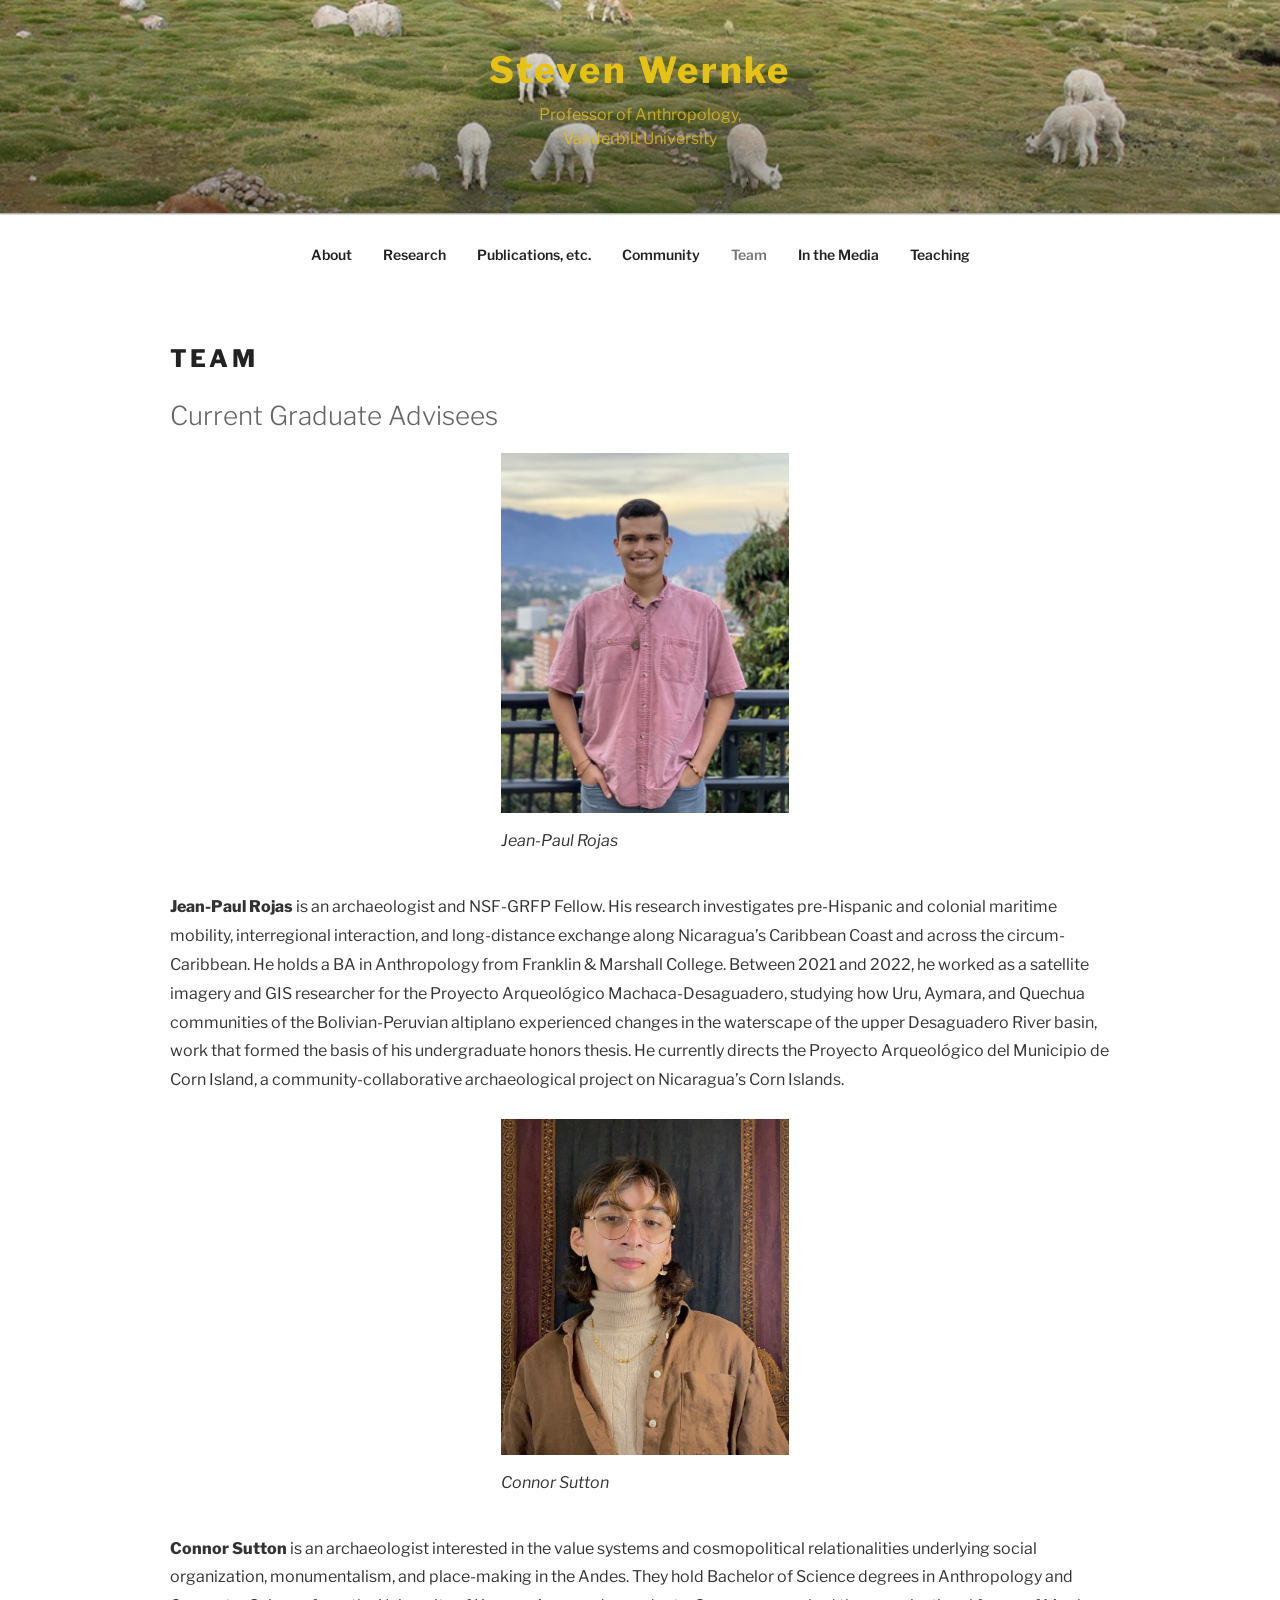
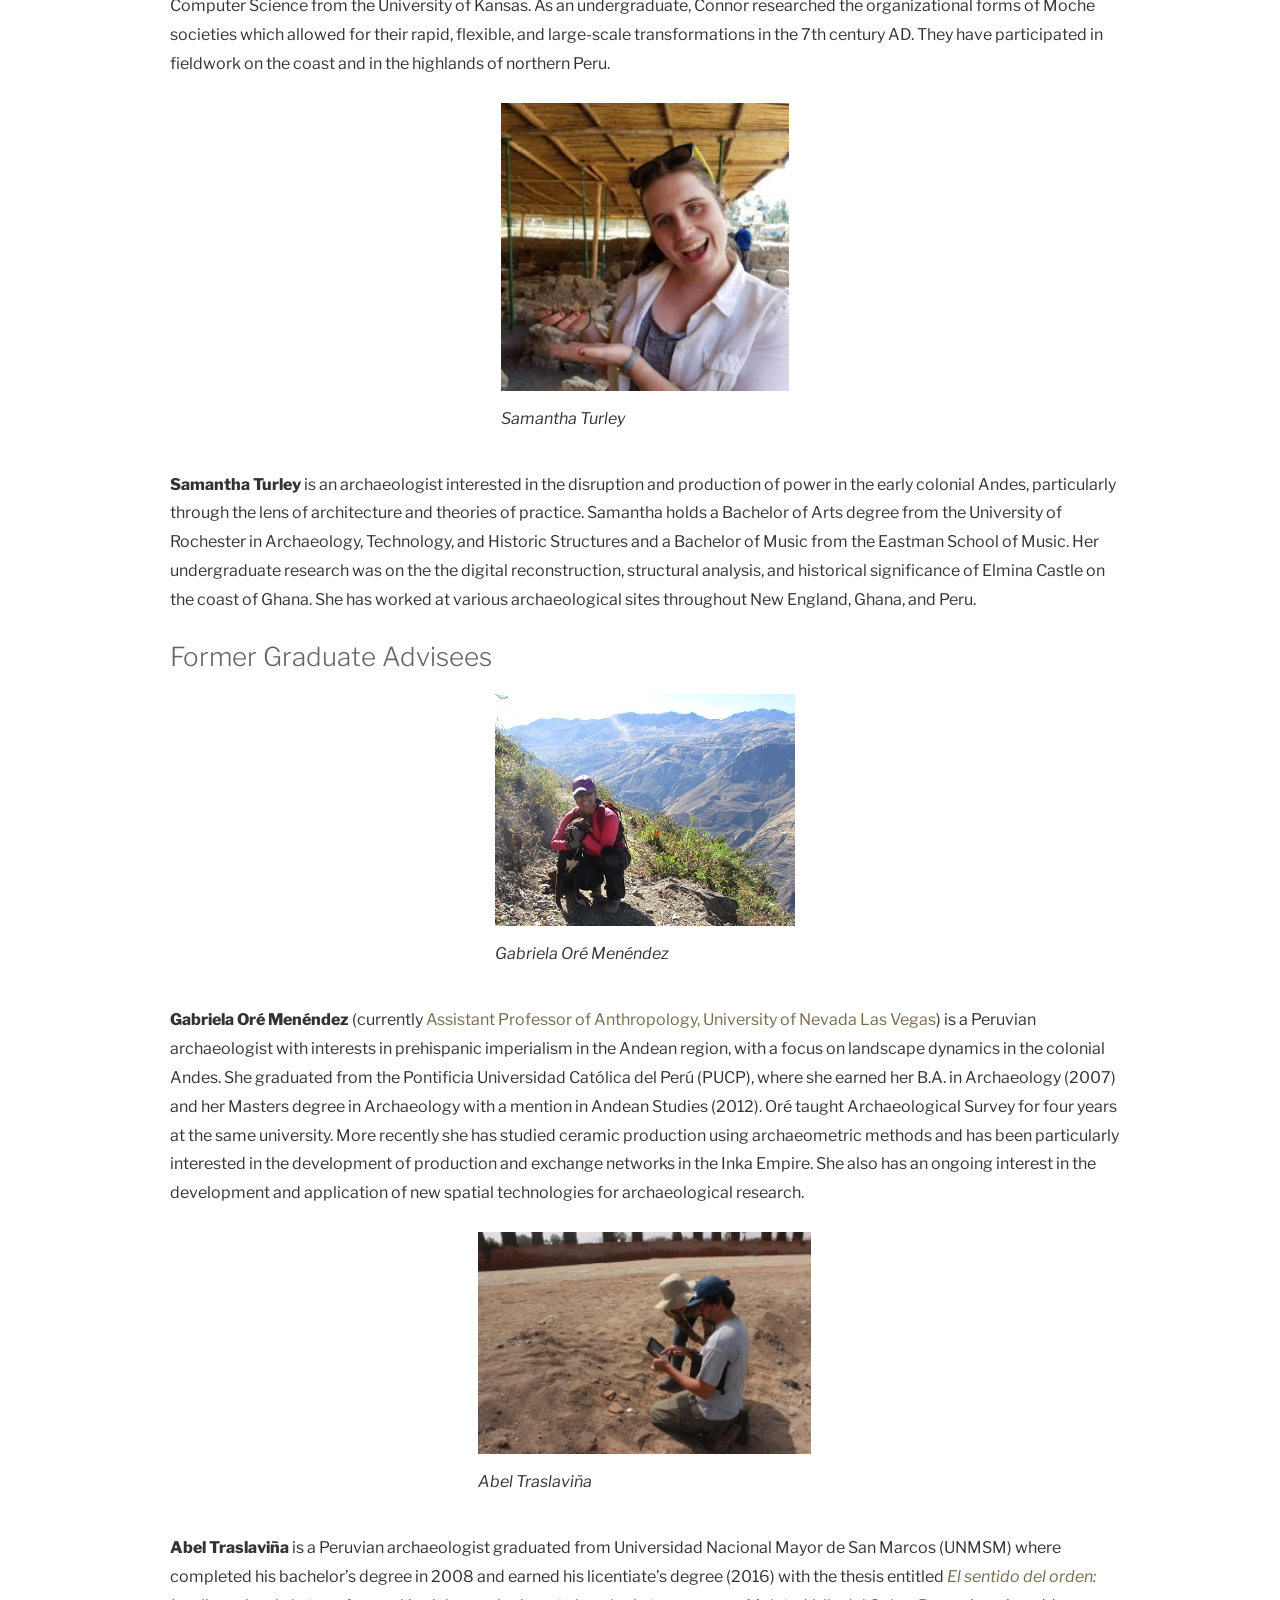
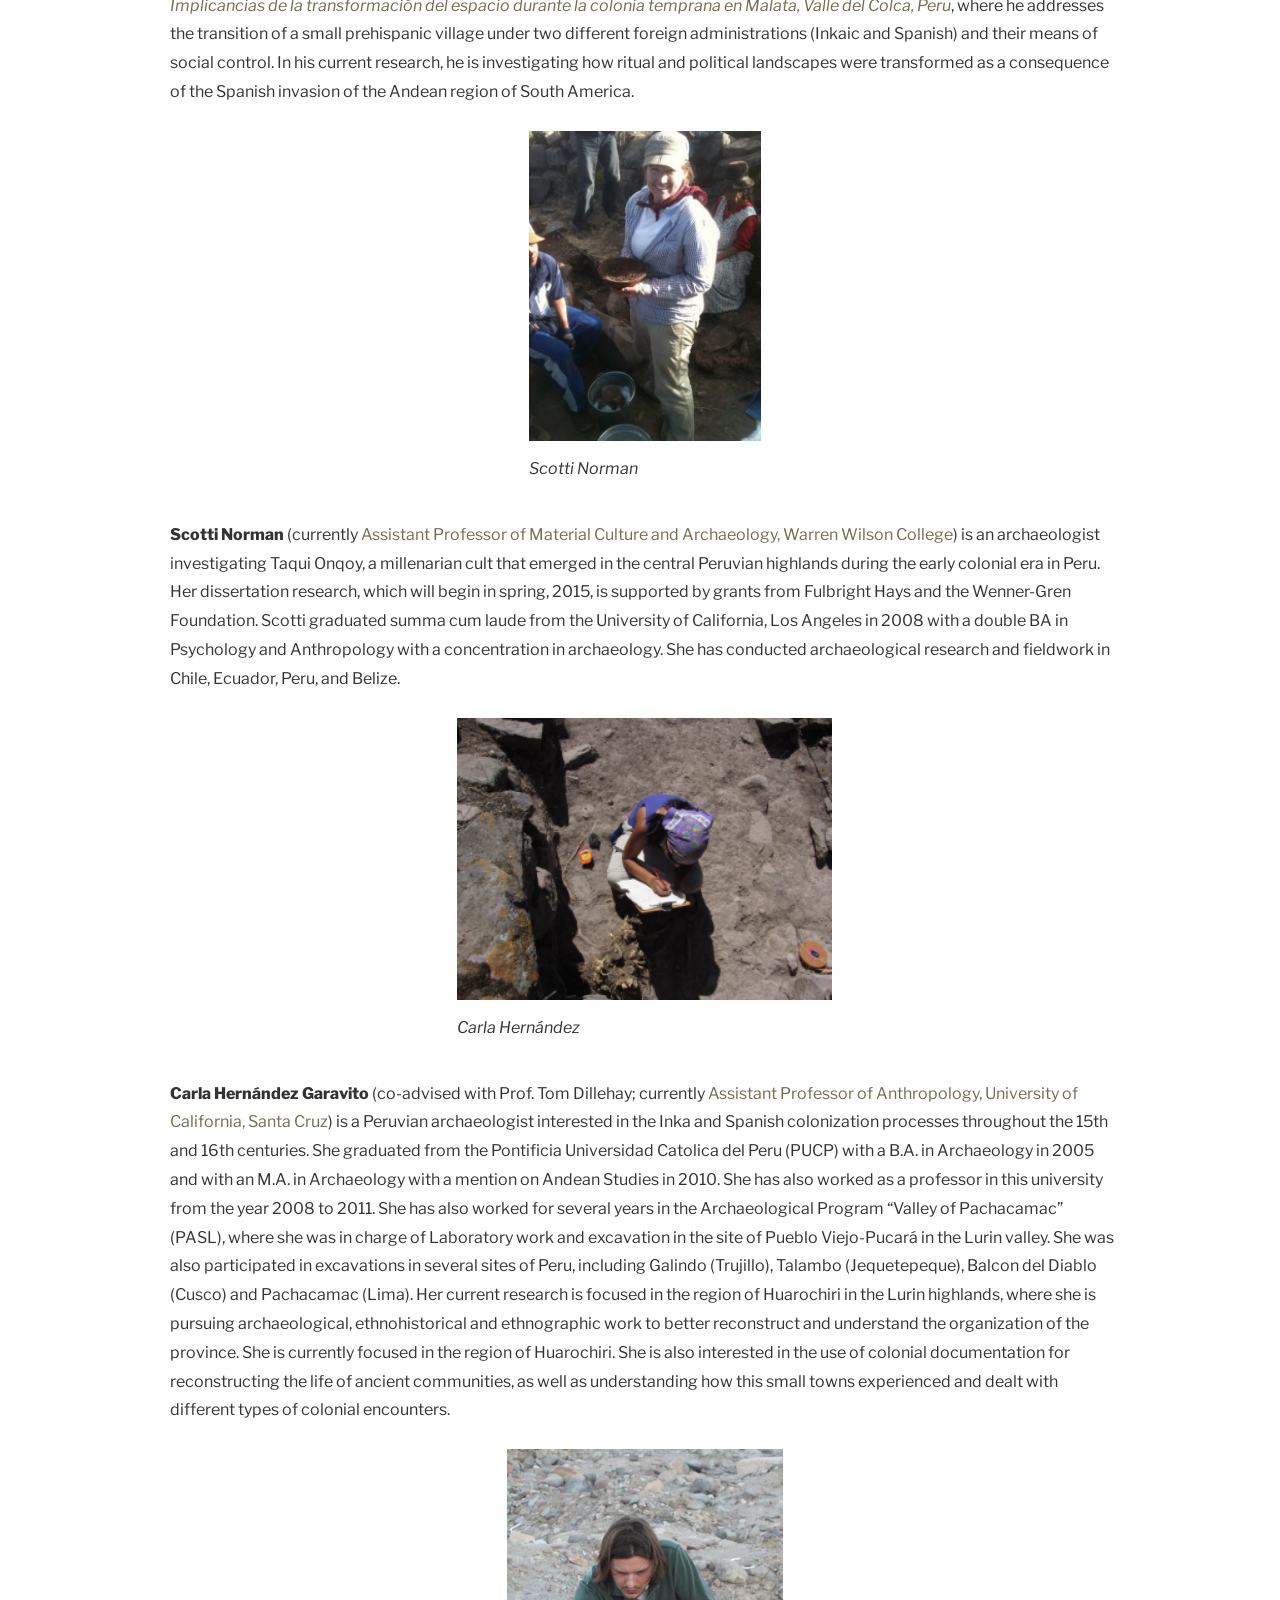
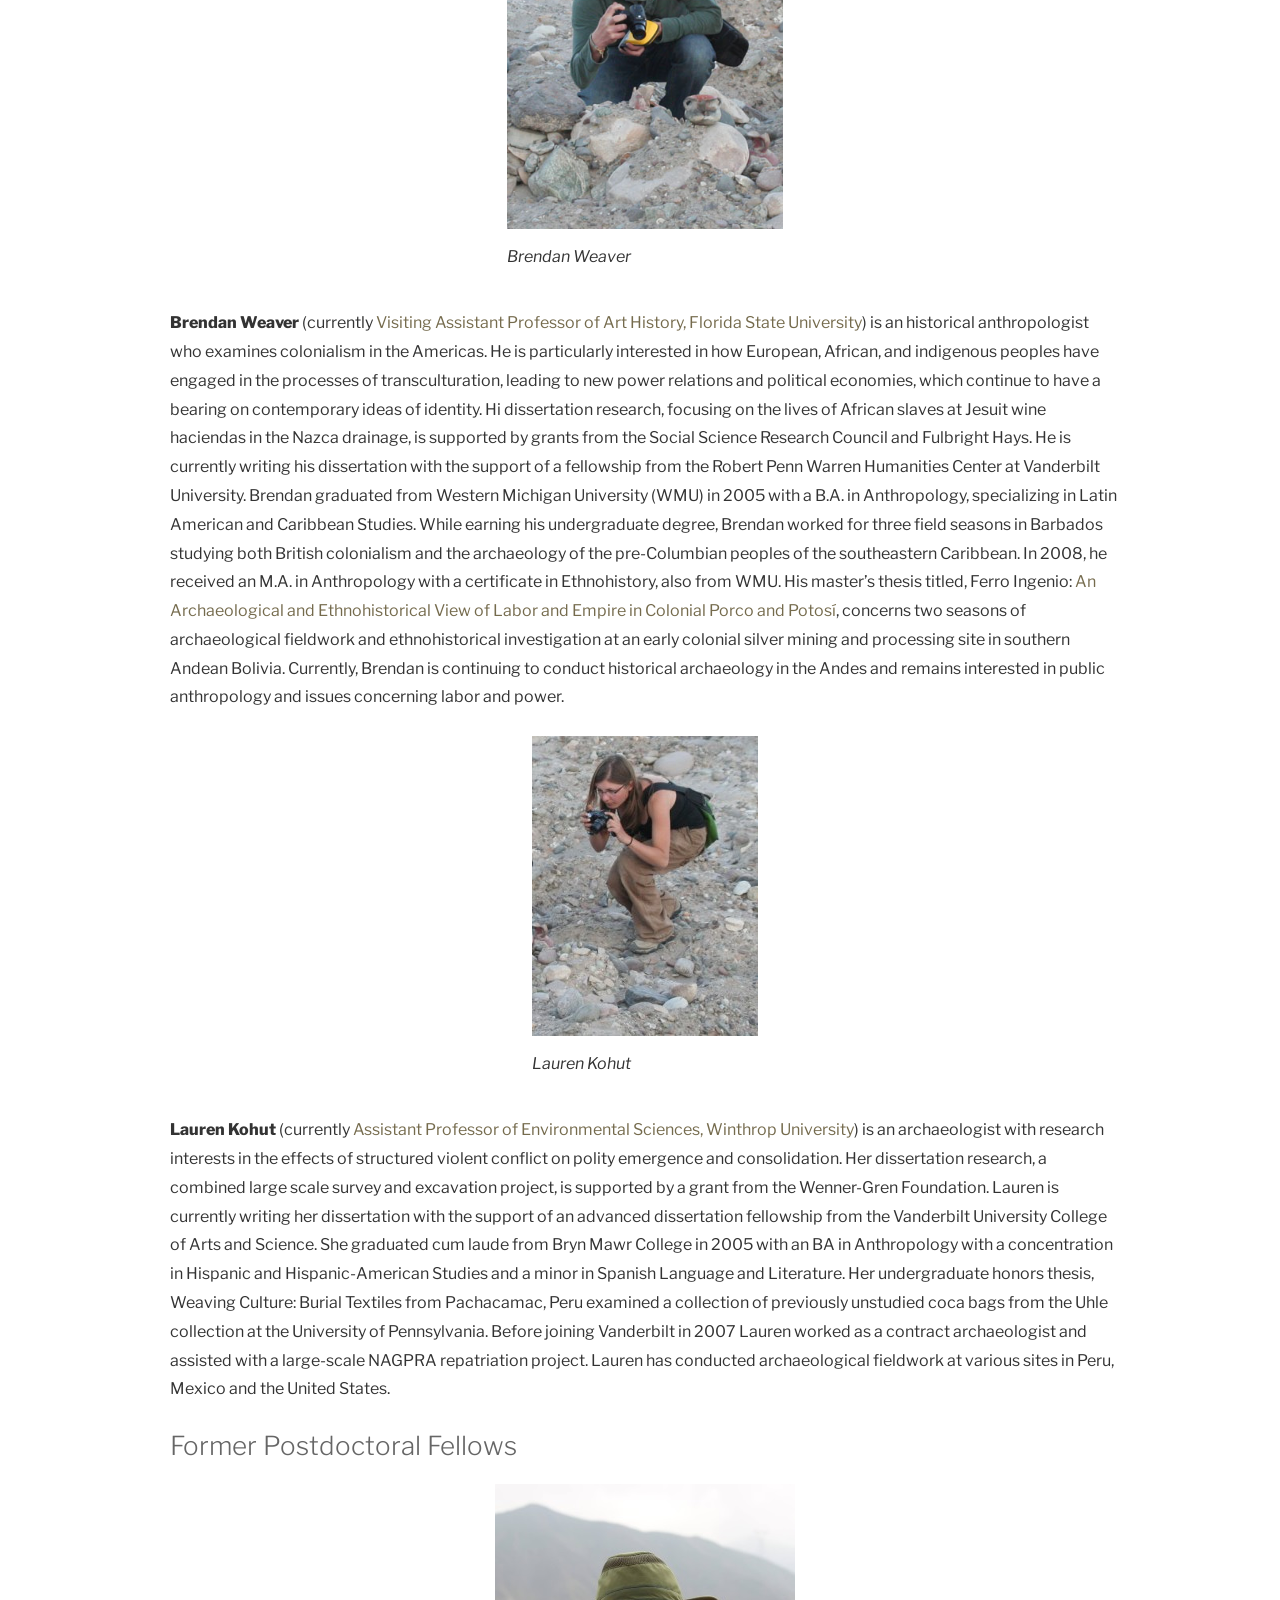
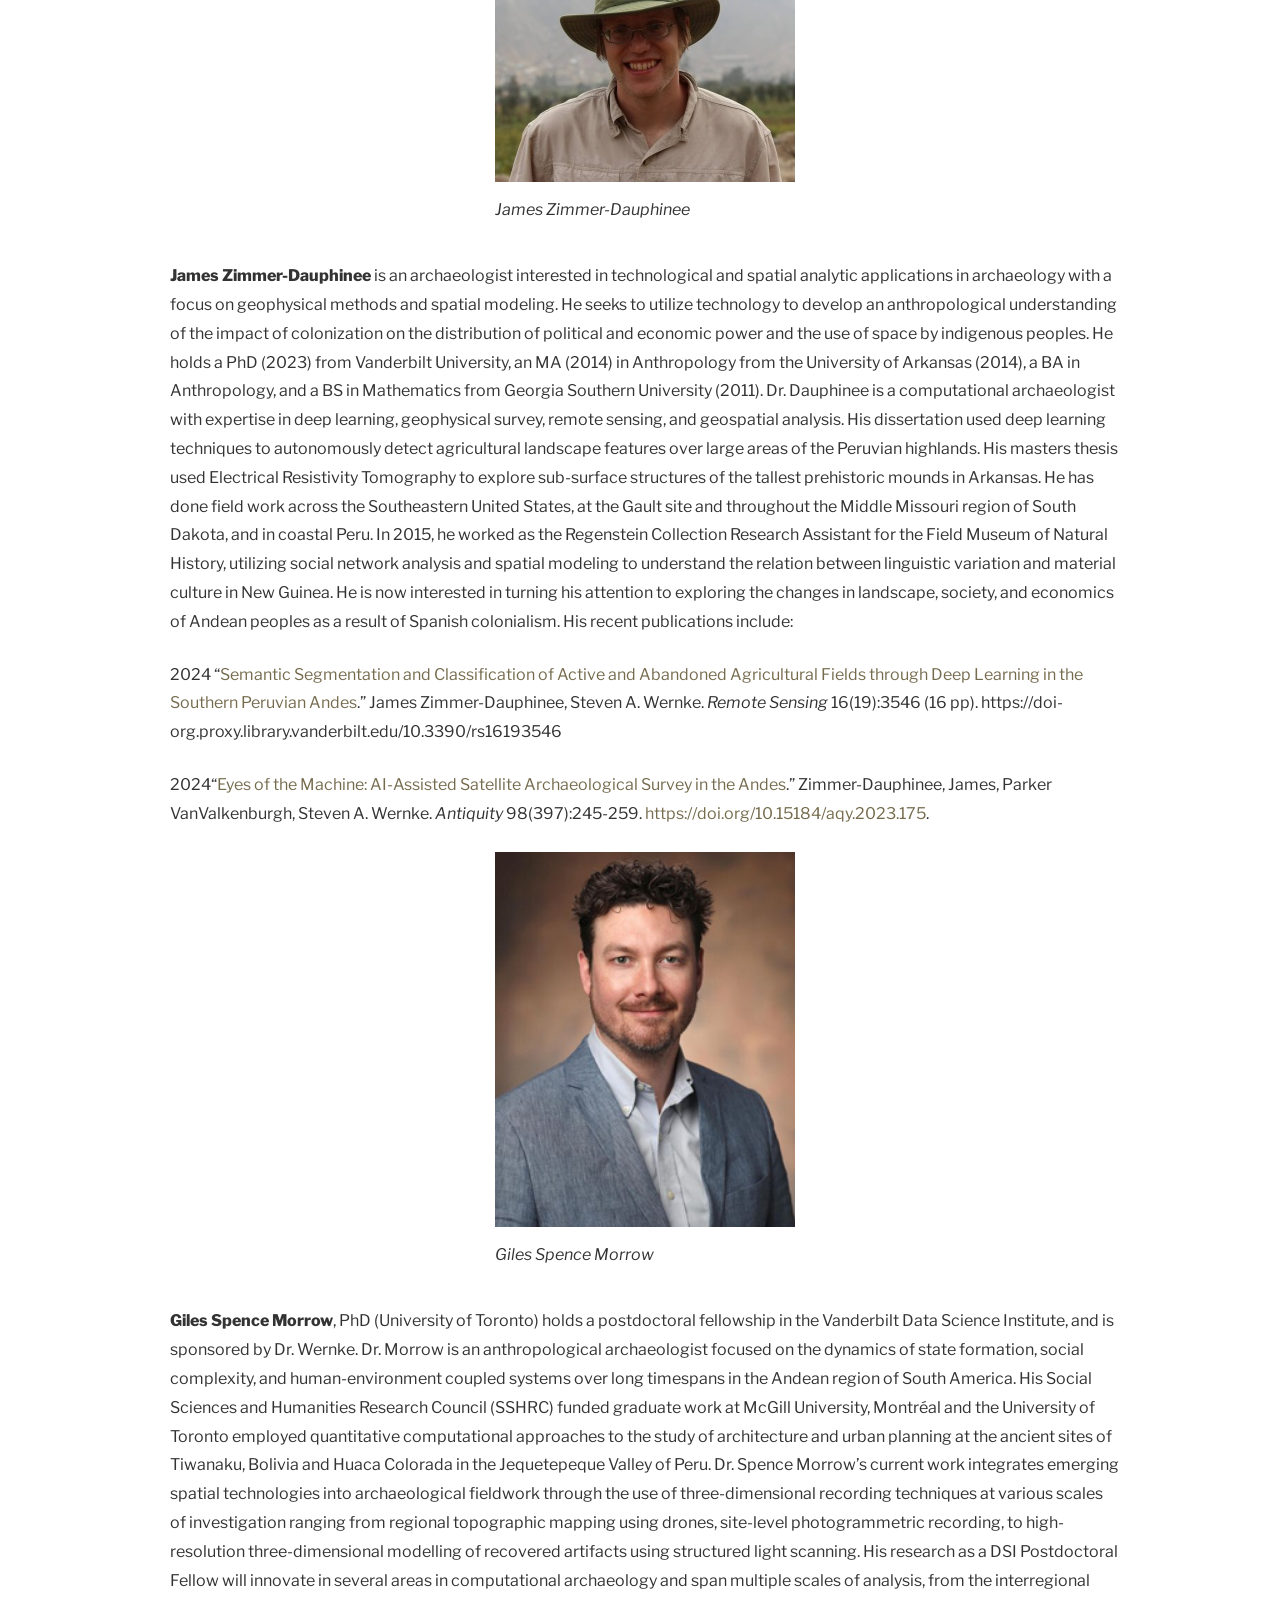
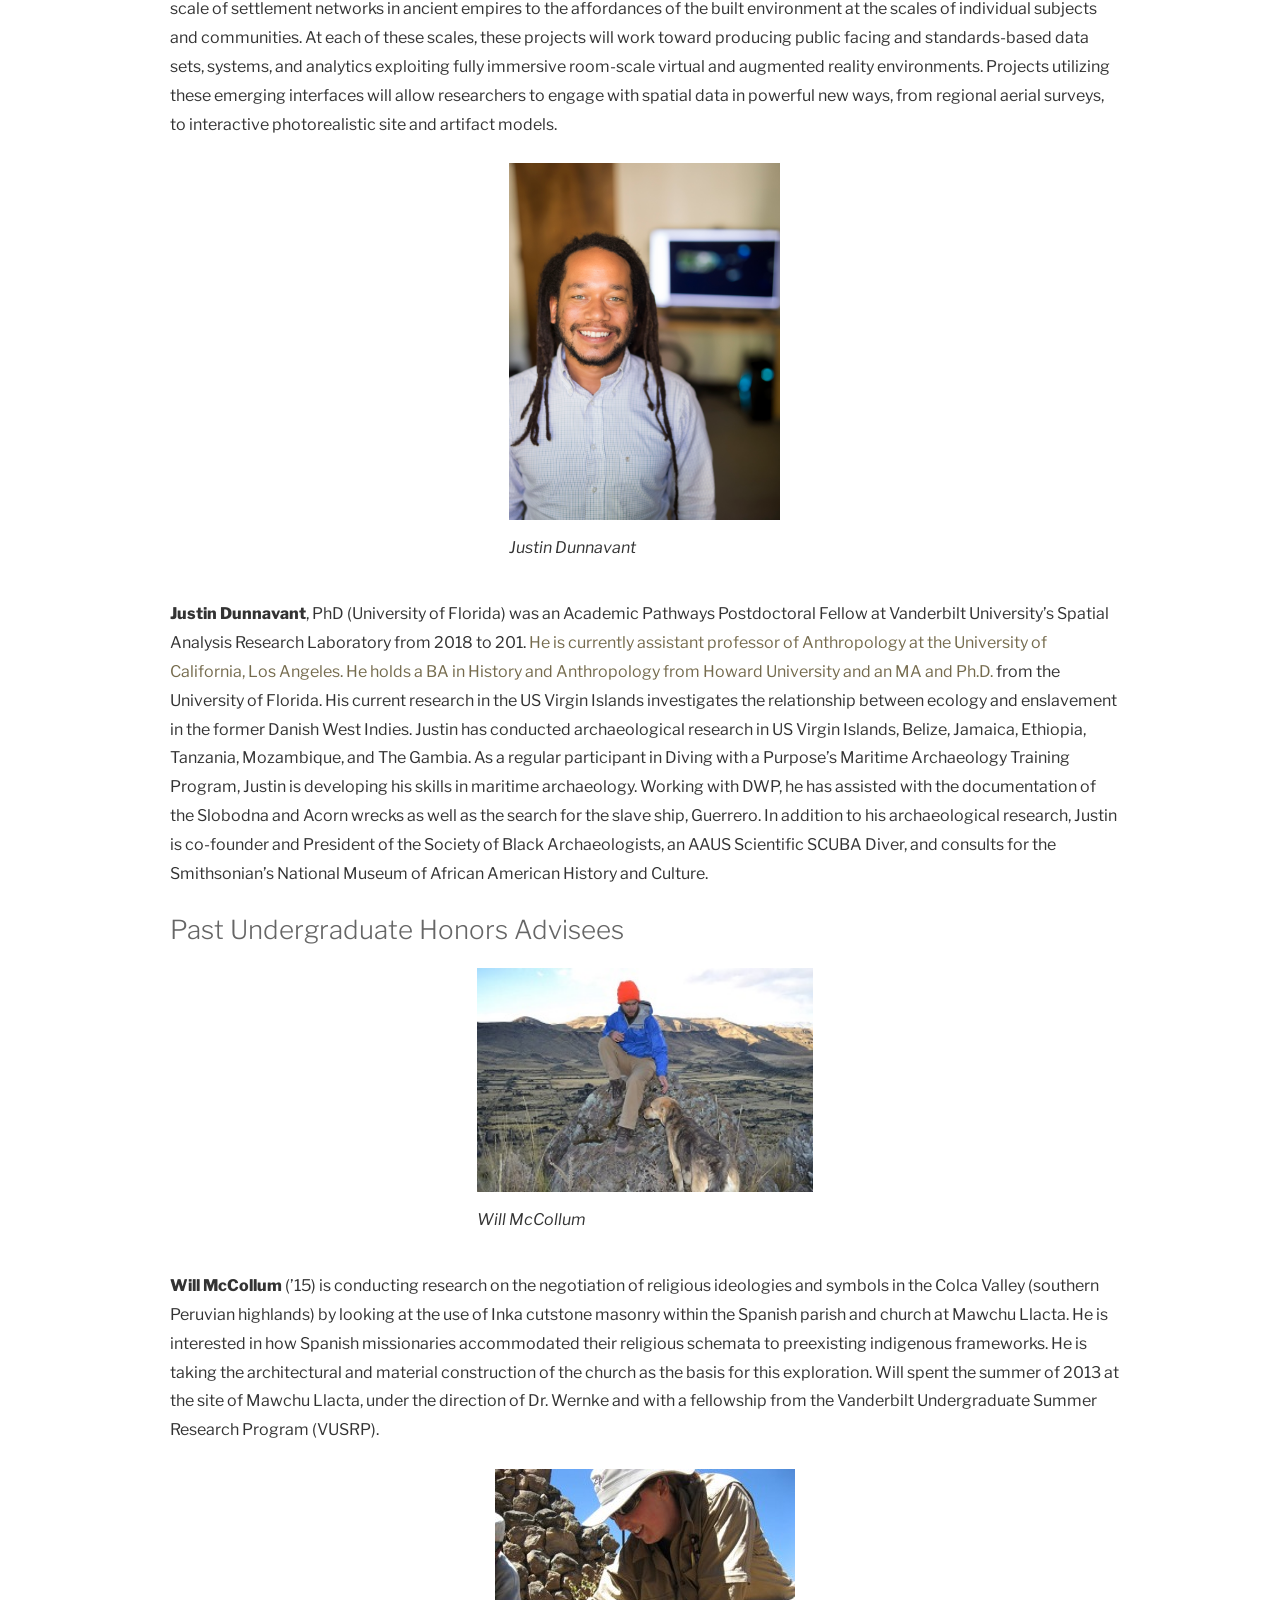
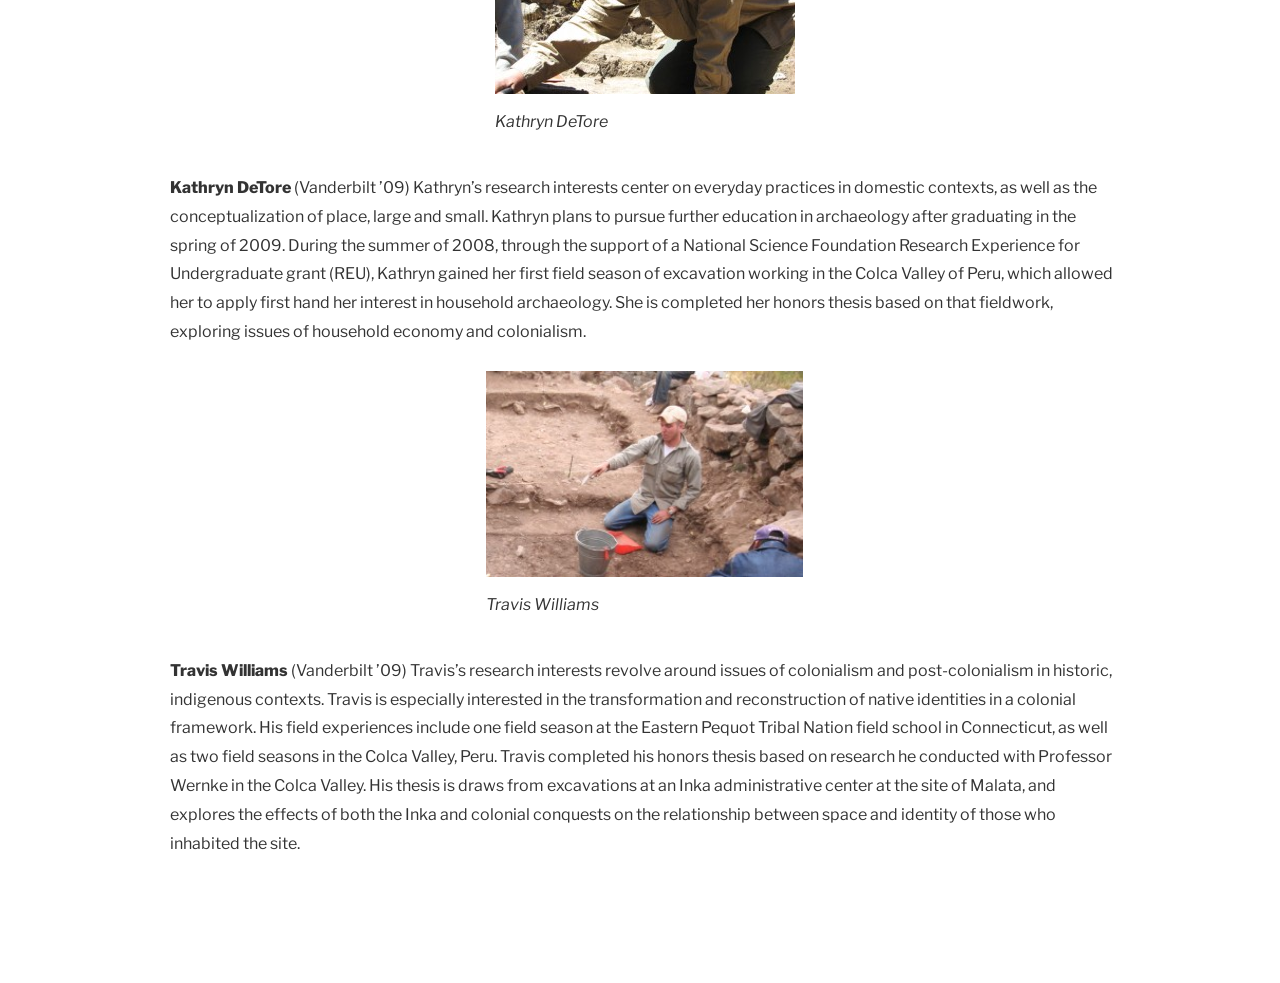
<file: team/index.html>
<!DOCTYPE html>
<html lang="en-US" class="no-js no-svg">
<head>
<meta charset="UTF-8">
<meta name="viewport" content="width=device-width, initial-scale=1.0">
<link rel="profile" href="https://gmpg.org/xfn/11">

<script>
(function(html){html.className = html.className.replace(/\bno-js\b/,'js')})(document.documentElement);
//# sourceURL=twentyseventeen_javascript_detection
</script>
<title>Team &#8211; Steven Wernke</title>
<meta name='robots' content='max-image-preview:large' />
<style id="wp-img-auto-sizes-contain-inline-css">
img:is([sizes=auto i],[sizes^="auto," i]){contain-intrinsic-size:3000px 1500px}
/*# sourceURL=wp-img-auto-sizes-contain-inline-css */
</style>
<style id="wp-block-library-inline-css">
:root{--wp-block-synced-color:#7a00df;--wp-block-synced-color--rgb:122,0,223;--wp-bound-block-color:var(--wp-block-synced-color);--wp-editor-canvas-background:#ddd;--wp-admin-theme-color:#007cba;--wp-admin-theme-color--rgb:0,124,186;--wp-admin-theme-color-darker-10:#006ba1;--wp-admin-theme-color-darker-10--rgb:0,107,160.5;--wp-admin-theme-color-darker-20:#005a87;--wp-admin-theme-color-darker-20--rgb:0,90,135;--wp-admin-border-width-focus:2px}@media (min-resolution:192dpi){:root{--wp-admin-border-width-focus:1.5px}}.wp-element-button{cursor:pointer}:root .has-very-light-gray-background-color{background-color:#eee}:root .has-very-dark-gray-background-color{background-color:#313131}:root .has-very-light-gray-color{color:#eee}:root .has-very-dark-gray-color{color:#313131}:root .has-vivid-green-cyan-to-vivid-cyan-blue-gradient-background{background:linear-gradient(135deg,#00d084,#0693e3)}:root .has-purple-crush-gradient-background{background:linear-gradient(135deg,#34e2e4,#4721fb 50%,#ab1dfe)}:root .has-hazy-dawn-gradient-background{background:linear-gradient(135deg,#faaca8,#dad0ec)}:root .has-subdued-olive-gradient-background{background:linear-gradient(135deg,#fafae1,#67a671)}:root .has-atomic-cream-gradient-background{background:linear-gradient(135deg,#fdd79a,#004a59)}:root .has-nightshade-gradient-background{background:linear-gradient(135deg,#330968,#31cdcf)}:root .has-midnight-gradient-background{background:linear-gradient(135deg,#020381,#2874fc)}:root{--wp--preset--font-size--normal:16px;--wp--preset--font-size--huge:42px}.has-regular-font-size{font-size:1em}.has-larger-font-size{font-size:2.625em}.has-normal-font-size{font-size:var(--wp--preset--font-size--normal)}.has-huge-font-size{font-size:var(--wp--preset--font-size--huge)}:root .has-text-align-center{text-align:center}:root .has-text-align-left{text-align:left}:root .has-text-align-right{text-align:right}.has-fit-text{white-space:nowrap!important}#end-resizable-editor-section{display:none}.aligncenter{clear:both}.items-justified-left{justify-content:flex-start}.items-justified-center{justify-content:center}.items-justified-right{justify-content:flex-end}.items-justified-space-between{justify-content:space-between}.screen-reader-text{word-wrap:normal!important;border:0;clip-path:inset(50%);height:1px;margin:-1px;overflow:hidden;padding:0;position:absolute;width:1px}.screen-reader-text:focus{background-color:#ddd;clip-path:none;color:#444;display:block;font-size:1em;height:auto;left:5px;line-height:normal;padding:15px 23px 14px;text-decoration:none;top:5px;width:auto;z-index:100000}html :where(.has-border-color){border-style:solid}html :where([style*=border-color]){border-style:solid}html :where([style*=border-top-color]){border-top-style:solid}html :where([style*=border-right-color]){border-right-style:solid}html :where([style*=border-bottom-color]){border-bottom-style:solid}html :where([style*=border-left-color]){border-left-style:solid}html :where([style*=border-width]){border-style:solid}html :where([style*=border-top-width]){border-top-style:solid}html :where([style*=border-right-width]){border-right-style:solid}html :where([style*=border-bottom-width]){border-bottom-style:solid}html :where([style*=border-left-width]){border-left-style:solid}html :where(img[class*=wp-image-]){height:auto;max-width:100%}:where(figure){margin:0 0 1em}html :where(.is-position-sticky){--wp-admin--admin-bar--position-offset:var(--wp-admin--admin-bar--height,0px)}@media screen and (max-width:600px){html :where(.is-position-sticky){--wp-admin--admin-bar--position-offset:0px}}

/*# sourceURL=/wp-includes/css/dist/block-library/common.min.css */
</style>
<style id="wp-block-heading-inline-css">
h1:where(.wp-block-heading).has-background,h2:where(.wp-block-heading).has-background,h3:where(.wp-block-heading).has-background,h4:where(.wp-block-heading).has-background,h5:where(.wp-block-heading).has-background,h6:where(.wp-block-heading).has-background{padding:1.25em 2.375em}h1.has-text-align-left[style*=writing-mode]:where([style*=vertical-lr]),h1.has-text-align-right[style*=writing-mode]:where([style*=vertical-rl]),h2.has-text-align-left[style*=writing-mode]:where([style*=vertical-lr]),h2.has-text-align-right[style*=writing-mode]:where([style*=vertical-rl]),h3.has-text-align-left[style*=writing-mode]:where([style*=vertical-lr]),h3.has-text-align-right[style*=writing-mode]:where([style*=vertical-rl]),h4.has-text-align-left[style*=writing-mode]:where([style*=vertical-lr]),h4.has-text-align-right[style*=writing-mode]:where([style*=vertical-rl]),h5.has-text-align-left[style*=writing-mode]:where([style*=vertical-lr]),h5.has-text-align-right[style*=writing-mode]:where([style*=vertical-rl]),h6.has-text-align-left[style*=writing-mode]:where([style*=vertical-lr]),h6.has-text-align-right[style*=writing-mode]:where([style*=vertical-rl]){rotate:180deg}
/*# sourceURL=/wp-includes/blocks/heading/style.min.css */
</style>
<style id="wp-block-image-inline-css">
.wp-block-image>a,.wp-block-image>figure>a{display:inline-block}.wp-block-image img{box-sizing:border-box;height:auto;max-width:100%;vertical-align:bottom}@media not (prefers-reduced-motion){.wp-block-image img.hide{visibility:hidden}.wp-block-image img.show{animation:show-content-image .4s}}.wp-block-image[style*=border-radius] img,.wp-block-image[style*=border-radius]>a{border-radius:inherit}.wp-block-image.has-custom-border img{box-sizing:border-box}.wp-block-image.aligncenter{text-align:center}.wp-block-image.alignfull>a,.wp-block-image.alignwide>a{width:100%}.wp-block-image.alignfull img,.wp-block-image.alignwide img{height:auto;width:100%}.wp-block-image .aligncenter,.wp-block-image .alignleft,.wp-block-image .alignright,.wp-block-image.aligncenter,.wp-block-image.alignleft,.wp-block-image.alignright{display:table}.wp-block-image .aligncenter>figcaption,.wp-block-image .alignleft>figcaption,.wp-block-image .alignright>figcaption,.wp-block-image.aligncenter>figcaption,.wp-block-image.alignleft>figcaption,.wp-block-image.alignright>figcaption{caption-side:bottom;display:table-caption}.wp-block-image .alignleft{float:left;margin:.5em 1em .5em 0}.wp-block-image .alignright{float:right;margin:.5em 0 .5em 1em}.wp-block-image .aligncenter{margin-left:auto;margin-right:auto}.wp-block-image :where(figcaption){margin-bottom:1em;margin-top:.5em}.wp-block-image.is-style-circle-mask img{border-radius:9999px}@supports ((-webkit-mask-image:none) or (mask-image:none)) or (-webkit-mask-image:none){.wp-block-image.is-style-circle-mask img{border-radius:0;-webkit-mask-image:url('data:image/svg+xml;utf8,<svg viewBox="0 0 100 100" xmlns="http://www.w3.org/2000/svg"><circle cx="50" cy="50" r="50"/></svg>');mask-image:url('data:image/svg+xml;utf8,<svg viewBox="0 0 100 100" xmlns="http://www.w3.org/2000/svg"><circle cx="50" cy="50" r="50"/></svg>');mask-mode:alpha;-webkit-mask-position:center;mask-position:center;-webkit-mask-repeat:no-repeat;mask-repeat:no-repeat;-webkit-mask-size:contain;mask-size:contain}}:root :where(.wp-block-image.is-style-rounded img,.wp-block-image .is-style-rounded img){border-radius:9999px}.wp-block-image figure{margin:0}.wp-lightbox-container{display:flex;flex-direction:column;position:relative}.wp-lightbox-container img{cursor:zoom-in}.wp-lightbox-container img:hover+button{opacity:1}.wp-lightbox-container button{align-items:center;backdrop-filter:blur(16px) saturate(180%);background-color:#5a5a5a40;border:none;border-radius:4px;cursor:zoom-in;display:flex;height:20px;justify-content:center;opacity:0;padding:0;position:absolute;right:16px;text-align:center;top:16px;width:20px;z-index:100}@media not (prefers-reduced-motion){.wp-lightbox-container button{transition:opacity .2s ease}}.wp-lightbox-container button:focus-visible{outline:3px auto #5a5a5a40;outline:3px auto -webkit-focus-ring-color;outline-offset:3px}.wp-lightbox-container button:hover{cursor:pointer;opacity:1}.wp-lightbox-container button:focus{opacity:1}.wp-lightbox-container button:focus,.wp-lightbox-container button:hover,.wp-lightbox-container button:not(:hover):not(:active):not(.has-background){background-color:#5a5a5a40;border:none}.wp-lightbox-overlay{box-sizing:border-box;cursor:zoom-out;height:100vh;left:0;overflow:hidden;position:fixed;top:0;visibility:hidden;width:100%;z-index:100000}.wp-lightbox-overlay .wp-lightbox-close-button{align-items:center;cursor:pointer;display:flex;font-family:inherit;gap:8px;justify-content:center;line-height:1;min-height:40px;min-width:40px;padding:0 4px;position:absolute;right:calc(env(safe-area-inset-right) + 16px);top:calc(env(safe-area-inset-top) + 16px);z-index:5000000}.wp-lightbox-overlay .wp-lightbox-close-button:focus,.wp-lightbox-overlay .wp-lightbox-close-button:hover,.wp-lightbox-overlay .wp-lightbox-close-button:not(:hover):not(:active):not(.has-background){background:none;border:none}.wp-lightbox-overlay .wp-lightbox-close-button:has(.wp-lightbox-close-text:not([hidden])) .wp-lightbox-close-icon svg{height:1em;width:1em}.wp-lightbox-overlay .wp-lightbox-close-icon svg{display:block}.wp-lightbox-overlay .wp-lightbox-navigation-button-next,.wp-lightbox-overlay .wp-lightbox-navigation-button-prev{align-items:center;bottom:16px;cursor:pointer;display:flex;font-family:inherit;gap:4px;justify-content:center;line-height:1;min-height:40px;min-width:40px;padding:0 8px;position:absolute;z-index:2000002}.wp-lightbox-overlay .wp-lightbox-navigation-button-next[hidden],.wp-lightbox-overlay .wp-lightbox-navigation-button-prev[hidden]{display:none}@media (min-width:960px){.wp-lightbox-overlay .wp-lightbox-navigation-button-next,.wp-lightbox-overlay .wp-lightbox-navigation-button-prev{bottom:50%;transform:translateY(-50%)}}.wp-lightbox-overlay .wp-lightbox-navigation-button-next:focus,.wp-lightbox-overlay .wp-lightbox-navigation-button-next:hover,.wp-lightbox-overlay .wp-lightbox-navigation-button-next:not(:hover):not(:active):not(.has-background),.wp-lightbox-overlay .wp-lightbox-navigation-button-prev:focus,.wp-lightbox-overlay .wp-lightbox-navigation-button-prev:hover,.wp-lightbox-overlay .wp-lightbox-navigation-button-prev:not(:hover):not(:active):not(.has-background){background:none;border:none;padding:0 8px}.wp-lightbox-overlay .wp-lightbox-navigation-button-next:has(.wp-lightbox-navigation-text:not([hidden])) .wp-lightbox-navigation-icon svg,.wp-lightbox-overlay .wp-lightbox-navigation-button-prev:has(.wp-lightbox-navigation-text:not([hidden])) .wp-lightbox-navigation-icon svg{display:block;height:1.5em;width:1.5em}.wp-lightbox-overlay .wp-lightbox-navigation-button-prev{left:calc(env(safe-area-inset-left) + 16px)}.wp-lightbox-overlay .wp-lightbox-navigation-button-next{right:calc(env(safe-area-inset-right) + 16px)}.wp-lightbox-overlay .wp-lightbox-navigation-icon svg{vertical-align:middle}.wp-lightbox-overlay .lightbox-image-container{height:var(--wp--lightbox-container-height);left:50%;overflow:hidden;position:absolute;top:50%;transform:translate(-50%,-50%);transform-origin:top left;width:var(--wp--lightbox-container-width);z-index:2000001}.wp-lightbox-overlay .wp-block-image{align-items:center;box-sizing:border-box;display:flex;height:100%;justify-content:center;margin:0;position:relative;transform-origin:0 0;width:100%;z-index:3000000}.wp-lightbox-overlay .wp-block-image img{height:var(--wp--lightbox-image-height);min-height:var(--wp--lightbox-image-height);min-width:var(--wp--lightbox-image-width);width:var(--wp--lightbox-image-width)}.wp-lightbox-overlay .wp-block-image figcaption{display:none}.wp-lightbox-overlay button{background:none;border:none}.wp-lightbox-overlay .scrim{background-color:#fff;height:100%;opacity:.9;position:absolute;width:100%;z-index:2000000}.wp-lightbox-overlay.active{visibility:visible}@media not (prefers-reduced-motion){.wp-lightbox-overlay.active{animation:turn-on-visibility .25s both}.wp-lightbox-overlay.active img{animation:turn-on-visibility .35s both}.wp-lightbox-overlay.show-closing-animation:not(.active){animation:turn-off-visibility .35s both}.wp-lightbox-overlay.show-closing-animation:not(.active) img{animation:turn-off-visibility .25s both}.wp-lightbox-overlay.zoom.active{animation:none;opacity:1;visibility:visible}.wp-lightbox-overlay.zoom.active .lightbox-image-container{animation:lightbox-zoom-in .4s}.wp-lightbox-overlay.zoom.active .lightbox-image-container img{animation:none}.wp-lightbox-overlay.zoom.active .scrim{animation:turn-on-visibility .4s forwards}.wp-lightbox-overlay.zoom.show-closing-animation:not(.active){animation:none}.wp-lightbox-overlay.zoom.show-closing-animation:not(.active) .lightbox-image-container{animation:lightbox-zoom-out .4s}.wp-lightbox-overlay.zoom.show-closing-animation:not(.active) .lightbox-image-container img{animation:none}.wp-lightbox-overlay.zoom.show-closing-animation:not(.active) .scrim{animation:turn-off-visibility .4s forwards}}@keyframes show-content-image{0%{visibility:hidden}99%{visibility:hidden}to{visibility:visible}}@keyframes turn-on-visibility{0%{opacity:0}to{opacity:1}}@keyframes turn-off-visibility{0%{opacity:1;visibility:visible}99%{opacity:0;visibility:visible}to{opacity:0;visibility:hidden}}@keyframes lightbox-zoom-in{0%{transform:translate(calc((-100vw + var(--wp--lightbox-scrollbar-width))/2 + var(--wp--lightbox-initial-left-position)),calc(-50vh + var(--wp--lightbox-initial-top-position))) scale(var(--wp--lightbox-scale))}to{transform:translate(-50%,-50%) scale(1)}}@keyframes lightbox-zoom-out{0%{transform:translate(-50%,-50%) scale(1);visibility:visible}99%{visibility:visible}to{transform:translate(calc((-100vw + var(--wp--lightbox-scrollbar-width))/2 + var(--wp--lightbox-initial-left-position)),calc(-50vh + var(--wp--lightbox-initial-top-position))) scale(var(--wp--lightbox-scale));visibility:hidden}}
/*# sourceURL=/wp-includes/blocks/image/style.min.css */
</style>
<style id="wp-block-paragraph-inline-css">
.is-small-text{font-size:.875em}.is-regular-text{font-size:1em}.is-large-text{font-size:2.25em}.is-larger-text{font-size:3em}.has-drop-cap:not(:focus):first-letter{float:left;font-size:8.4em;font-style:normal;font-weight:100;line-height:.68;margin:.05em .1em 0 0;text-transform:uppercase}body.rtl .has-drop-cap:not(:focus):first-letter{float:none;margin-left:.1em}p.has-drop-cap.has-background{overflow:hidden}:root :where(p.has-background){padding:1.25em 2.375em}:where(p.has-text-color:not(.has-link-color)) a{color:inherit}p.has-text-align-left[style*="writing-mode:vertical-lr"],p.has-text-align-right[style*="writing-mode:vertical-rl"]{rotate:180deg}
/*# sourceURL=/wp-includes/blocks/paragraph/style.min.css */
</style>

<style id="classic-theme-styles-inline-css">
/*! This file is auto-generated */
.wp-block-button__link{color:#fff;background-color:#32373c;border-radius:9999px;box-shadow:none;text-decoration:none;padding:calc(.667em + 2px) calc(1.333em + 2px);font-size:1.125em}.wp-block-file__button{background:#32373c;color:#fff;text-decoration:none}
/*# sourceURL=/wp-includes/css/classic-themes.min.css */
</style>

<style id="global-styles-inline-css">
:root{--wp--preset--aspect-ratio--square: 1;--wp--preset--aspect-ratio--4-3: 4/3;--wp--preset--aspect-ratio--3-4: 3/4;--wp--preset--aspect-ratio--3-2: 3/2;--wp--preset--aspect-ratio--2-3: 2/3;--wp--preset--aspect-ratio--16-9: 16/9;--wp--preset--aspect-ratio--9-16: 9/16;--wp--preset--color--black: #000000;--wp--preset--color--cyan-bluish-gray: #abb8c3;--wp--preset--color--white: #ffffff;--wp--preset--color--pale-pink: #f78da7;--wp--preset--color--vivid-red: #cf2e2e;--wp--preset--color--luminous-vivid-orange: #ff6900;--wp--preset--color--luminous-vivid-amber: #fcb900;--wp--preset--color--light-green-cyan: #7bdcb5;--wp--preset--color--vivid-green-cyan: #00d084;--wp--preset--color--pale-cyan-blue: #8ed1fc;--wp--preset--color--vivid-cyan-blue: #0693e3;--wp--preset--color--vivid-purple: #9b51e0;--wp--preset--gradient--vivid-cyan-blue-to-vivid-purple: linear-gradient(135deg,rgb(6,147,227) 0%,rgb(155,81,224) 100%);--wp--preset--gradient--light-green-cyan-to-vivid-green-cyan: linear-gradient(135deg,rgb(122,220,180) 0%,rgb(0,208,130) 100%);--wp--preset--gradient--luminous-vivid-amber-to-luminous-vivid-orange: linear-gradient(135deg,rgb(252,185,0) 0%,rgb(255,105,0) 100%);--wp--preset--gradient--luminous-vivid-orange-to-vivid-red: linear-gradient(135deg,rgb(255,105,0) 0%,rgb(207,46,46) 100%);--wp--preset--gradient--very-light-gray-to-cyan-bluish-gray: linear-gradient(135deg,rgb(238,238,238) 0%,rgb(169,184,195) 100%);--wp--preset--gradient--cool-to-warm-spectrum: linear-gradient(135deg,rgb(74,234,220) 0%,rgb(151,120,209) 20%,rgb(207,42,186) 40%,rgb(238,44,130) 60%,rgb(251,105,98) 80%,rgb(254,248,76) 100%);--wp--preset--gradient--blush-light-purple: linear-gradient(135deg,rgb(255,206,236) 0%,rgb(152,150,240) 100%);--wp--preset--gradient--blush-bordeaux: linear-gradient(135deg,rgb(254,205,165) 0%,rgb(254,45,45) 50%,rgb(107,0,62) 100%);--wp--preset--gradient--luminous-dusk: linear-gradient(135deg,rgb(255,203,112) 0%,rgb(199,81,192) 50%,rgb(65,88,208) 100%);--wp--preset--gradient--pale-ocean: linear-gradient(135deg,rgb(255,245,203) 0%,rgb(182,227,212) 50%,rgb(51,167,181) 100%);--wp--preset--gradient--electric-grass: linear-gradient(135deg,rgb(202,248,128) 0%,rgb(113,206,126) 100%);--wp--preset--gradient--midnight: linear-gradient(135deg,rgb(2,3,129) 0%,rgb(40,116,252) 100%);--wp--preset--font-size--small: 13px;--wp--preset--font-size--medium: 20px;--wp--preset--font-size--large: 36px;--wp--preset--font-size--x-large: 42px;--wp--preset--spacing--20: 0.44rem;--wp--preset--spacing--30: 0.67rem;--wp--preset--spacing--40: 1rem;--wp--preset--spacing--50: 1.5rem;--wp--preset--spacing--60: 2.25rem;--wp--preset--spacing--70: 3.38rem;--wp--preset--spacing--80: 5.06rem;--wp--preset--shadow--natural: 6px 6px 9px rgba(0, 0, 0, 0.2);--wp--preset--shadow--deep: 12px 12px 50px rgba(0, 0, 0, 0.4);--wp--preset--shadow--sharp: 6px 6px 0px rgba(0, 0, 0, 0.2);--wp--preset--shadow--outlined: 6px 6px 0px -3px rgb(255, 255, 255), 6px 6px rgb(0, 0, 0);--wp--preset--shadow--crisp: 6px 6px 0px rgb(0, 0, 0);}:where(body) { margin: 0; }:where(.is-layout-flex){gap: 0.5em;}:where(.is-layout-grid){gap: 0.5em;}body .is-layout-flex{display: flex;}.is-layout-flex{flex-wrap: wrap;align-items: center;}.is-layout-flex > :is(*, div){margin: 0;}body .is-layout-grid{display: grid;}.is-layout-grid > :is(*, div){margin: 0;}body{padding-top: 0px;padding-right: 0px;padding-bottom: 0px;padding-left: 0px;}:root :where(.wp-element-button, .wp-block-button__link){background-color: #32373c;border-width: 0;color: #fff;font-family: inherit;font-size: inherit;font-style: inherit;font-weight: inherit;letter-spacing: inherit;line-height: inherit;padding-top: calc(0.667em + 2px);padding-right: calc(1.333em + 2px);padding-bottom: calc(0.667em + 2px);padding-left: calc(1.333em + 2px);text-decoration: none;text-transform: inherit;}.has-black-color{color: var(--wp--preset--color--black) !important;}.has-cyan-bluish-gray-color{color: var(--wp--preset--color--cyan-bluish-gray) !important;}.has-white-color{color: var(--wp--preset--color--white) !important;}.has-pale-pink-color{color: var(--wp--preset--color--pale-pink) !important;}.has-vivid-red-color{color: var(--wp--preset--color--vivid-red) !important;}.has-luminous-vivid-orange-color{color: var(--wp--preset--color--luminous-vivid-orange) !important;}.has-luminous-vivid-amber-color{color: var(--wp--preset--color--luminous-vivid-amber) !important;}.has-light-green-cyan-color{color: var(--wp--preset--color--light-green-cyan) !important;}.has-vivid-green-cyan-color{color: var(--wp--preset--color--vivid-green-cyan) !important;}.has-pale-cyan-blue-color{color: var(--wp--preset--color--pale-cyan-blue) !important;}.has-vivid-cyan-blue-color{color: var(--wp--preset--color--vivid-cyan-blue) !important;}.has-vivid-purple-color{color: var(--wp--preset--color--vivid-purple) !important;}.has-black-background-color{background-color: var(--wp--preset--color--black) !important;}.has-cyan-bluish-gray-background-color{background-color: var(--wp--preset--color--cyan-bluish-gray) !important;}.has-white-background-color{background-color: var(--wp--preset--color--white) !important;}.has-pale-pink-background-color{background-color: var(--wp--preset--color--pale-pink) !important;}.has-vivid-red-background-color{background-color: var(--wp--preset--color--vivid-red) !important;}.has-luminous-vivid-orange-background-color{background-color: var(--wp--preset--color--luminous-vivid-orange) !important;}.has-luminous-vivid-amber-background-color{background-color: var(--wp--preset--color--luminous-vivid-amber) !important;}.has-light-green-cyan-background-color{background-color: var(--wp--preset--color--light-green-cyan) !important;}.has-vivid-green-cyan-background-color{background-color: var(--wp--preset--color--vivid-green-cyan) !important;}.has-pale-cyan-blue-background-color{background-color: var(--wp--preset--color--pale-cyan-blue) !important;}.has-vivid-cyan-blue-background-color{background-color: var(--wp--preset--color--vivid-cyan-blue) !important;}.has-vivid-purple-background-color{background-color: var(--wp--preset--color--vivid-purple) !important;}.has-black-border-color{border-color: var(--wp--preset--color--black) !important;}.has-cyan-bluish-gray-border-color{border-color: var(--wp--preset--color--cyan-bluish-gray) !important;}.has-white-border-color{border-color: var(--wp--preset--color--white) !important;}.has-pale-pink-border-color{border-color: var(--wp--preset--color--pale-pink) !important;}.has-vivid-red-border-color{border-color: var(--wp--preset--color--vivid-red) !important;}.has-luminous-vivid-orange-border-color{border-color: var(--wp--preset--color--luminous-vivid-orange) !important;}.has-luminous-vivid-amber-border-color{border-color: var(--wp--preset--color--luminous-vivid-amber) !important;}.has-light-green-cyan-border-color{border-color: var(--wp--preset--color--light-green-cyan) !important;}.has-vivid-green-cyan-border-color{border-color: var(--wp--preset--color--vivid-green-cyan) !important;}.has-pale-cyan-blue-border-color{border-color: var(--wp--preset--color--pale-cyan-blue) !important;}.has-vivid-cyan-blue-border-color{border-color: var(--wp--preset--color--vivid-cyan-blue) !important;}.has-vivid-purple-border-color{border-color: var(--wp--preset--color--vivid-purple) !important;}.has-vivid-cyan-blue-to-vivid-purple-gradient-background{background: var(--wp--preset--gradient--vivid-cyan-blue-to-vivid-purple) !important;}.has-light-green-cyan-to-vivid-green-cyan-gradient-background{background: var(--wp--preset--gradient--light-green-cyan-to-vivid-green-cyan) !important;}.has-luminous-vivid-amber-to-luminous-vivid-orange-gradient-background{background: var(--wp--preset--gradient--luminous-vivid-amber-to-luminous-vivid-orange) !important;}.has-luminous-vivid-orange-to-vivid-red-gradient-background{background: var(--wp--preset--gradient--luminous-vivid-orange-to-vivid-red) !important;}.has-very-light-gray-to-cyan-bluish-gray-gradient-background{background: var(--wp--preset--gradient--very-light-gray-to-cyan-bluish-gray) !important;}.has-cool-to-warm-spectrum-gradient-background{background: var(--wp--preset--gradient--cool-to-warm-spectrum) !important;}.has-blush-light-purple-gradient-background{background: var(--wp--preset--gradient--blush-light-purple) !important;}.has-blush-bordeaux-gradient-background{background: var(--wp--preset--gradient--blush-bordeaux) !important;}.has-luminous-dusk-gradient-background{background: var(--wp--preset--gradient--luminous-dusk) !important;}.has-pale-ocean-gradient-background{background: var(--wp--preset--gradient--pale-ocean) !important;}.has-electric-grass-gradient-background{background: var(--wp--preset--gradient--electric-grass) !important;}.has-midnight-gradient-background{background: var(--wp--preset--gradient--midnight) !important;}.has-small-font-size{font-size: var(--wp--preset--font-size--small) !important;}.has-medium-font-size{font-size: var(--wp--preset--font-size--medium) !important;}.has-large-font-size{font-size: var(--wp--preset--font-size--large) !important;}.has-x-large-font-size{font-size: var(--wp--preset--font-size--x-large) !important;}
/*# sourceURL=global-styles-inline-css */
</style>

<style id="nfd-wonder-blocks-utilities-inline-css">
.nfd-relative{position:relative!important}.-nfd-bottom-1{bottom:-.25rem!important}.-nfd-top-0\.5{top:-.125rem!important}.-nfd-top-1{top:-.25rem!important}.nfd-top-10{top:2.5rem!important}.nfd-col-start-1{grid-column-start:1!important}.nfd-col-start-2{grid-column-start:2!important}.nfd-col-start-3{grid-column-start:3!important}.nfd-col-start-4{grid-column-start:4!important}.nfd-col-start-5{grid-column-start:5!important}.nfd-col-start-6{grid-column-start:6!important}.nfd-col-start-7{grid-column-start:7!important}.nfd-col-end-10{grid-column-end:10!important}.nfd-col-end-11{grid-column-end:11!important}.nfd-col-end-12{grid-column-end:12!important}.nfd-col-end-13{grid-column-end:13!important}.nfd-col-end-7{grid-column-end:7!important}.nfd-col-end-8{grid-column-end:8!important}.nfd-col-end-9{grid-column-end:9!important}.nfd-row-start-1{grid-row-start:1!important}.-nfd-mx-2:not([style*=margin]){margin-left:-.5rem!important;margin-right:-.5rem!important}.nfd-my-0:not([style*=margin]){margin-bottom:0!important;margin-top:0!important}.nfd-mb-8:not([style*=margin]){margin-bottom:2rem!important}.nfd-mt-2:not([style*=margin]){margin-top:.5rem!important}.nfd-mt-8:not([style*=margin]){margin-top:2rem!important}.nfd-mt-\[-100px\]:not([style*=margin]){margin-top:-100px!important}.nfd-grid{display:grid!important}.nfd-h-full{height:100%!important}.nfd-w-full{width:100%!important}.nfd-shrink-0{flex-shrink:0!important}.nfd-grow{flex-grow:1!important}.nfd-grid-cols-11{grid-template-columns:repeat(11,minmax(0,1fr))!important}.nfd-grid-cols-12{grid-template-columns:repeat(12,minmax(0,1fr))!important}.nfd-grid-cols-2{grid-template-columns:repeat(2,minmax(0,1fr))!important}.nfd-grid-rows-1{grid-template-rows:repeat(1,minmax(0,1fr))!important}.nfd-items-center{align-items:center!important}.nfd-gap-y-10{row-gap:2.5rem!important}.nfd-overflow-hidden{overflow:hidden!important}.nfd-border-b{border-bottom-width:1px!important}.nfd-border-dashed{border-style:dashed!important}.nfd-p-0:not([style*=padding]){padding:0!important}.nfd-p-10:not([style*=padding]){padding:2.5rem!important}.nfd-p-2:not([style*=padding]){padding:.5rem!important}.nfd-p-4:not([style*=padding]){padding:1rem!important}.nfd-p-8:not([style*=padding]){padding:2rem!important}.nfd-px-0:not([style*=padding]){padding-left:0!important;padding-right:0!important}.nfd-px-4:not([style*=padding]){padding-left:1rem!important;padding-right:1rem!important}.nfd-px-8:not([style*=padding]){padding-left:2rem!important;padding-right:2rem!important}.nfd-py-0:not([style*=padding]){padding-bottom:0!important;padding-top:0!important}.nfd-py-4:not([style*=padding]){padding-bottom:1rem!important;padding-top:1rem!important}.nfd-py-5:not([style*=padding]){padding-bottom:1.25rem!important;padding-top:1.25rem!important}.nfd-pt-0:not([style*=padding]){padding-top:0!important}.nfd-text-left{text-align:left!important}.nfd-wc-products{self-align:flex-start!important;flex-grow:0!important}.nfd-wc-products>ul{row-gap:calc(var(--wndb--gap--2xl)*var(--wndb--gap--scale-factor))!important}.nfd-wc-products .wc-block-grid__product-image{overflow:hidden!important}.nfd-wc-products .wc-block-grid__product-image img{transition:transform .6s ease-in-out!important}.nfd-wc-products .wc-block-grid__product-image img:hover{transform:scale(1.1)!important}.nfd-wc-products .wc-block-components-product-sale-badge{backdrop-filter:blur(4px)!important;background:hsla(0,0%,100%,.5)!important;border:1px solid hsla(0,0%,100%,.2)!important;border-radius:999px!important;font-size:.8125rem!important;font-weight:700!important;margin:6px!important;padding:4px 12px!important}.nfd-wc-products .wc-block-components-product-sale-badge>span{background:transparent!important}.nfd-wc-products .wc-block-components-product-price{color:inherit!important}.nfd-wc-search .wp-block-search__inside-wrapper{background-color:var(--wndb--color--borders)!important;border:2px solid var(--wndb--color--subtle)!important;border-radius:999px!important;max-width:100%!important;padding:0!important;width:25rem!important}.nfd-wc-search .wp-block-search__inside-wrapper input[type=search]{background:none!important;border:none!important;border-bottom-left-radius:999px!important;border-top-left-radius:999px!important;color:var(--wndb--color--text--contrast)!important;font-size:1.25rem!important;font-weight:500!important;min-height:3.75rem!important;padding-inline:24px!important}.nfd-wc-search .wp-block-search__inside-wrapper:has(button:focus),.nfd-wc-search .wp-block-search__inside-wrapper:has(input[type=search]:focus){outline:2px solid var(--wndb--color--text--contrast)!important;outline-offset:2px!important}.nfd-wc-search .wp-block-search__button{aspect-ratio:1/1!important;background:var(--wndb-gray-800)!important;border-radius:999px!important;height:100%!important;margin-left:0!important;margin-right:2px!important;margin-top:2px!important}.nfd-wc-search .wp-block-search__button:focus,.nfd-wc-search .wp-block-search__button:hover{background:var(--wndb-gray-900)!important;filter:none!important;outline:2px solid var(--wndb-gray-900)!important;outline-offset:2px!important}.nfd-wc-search .wp-block-search__inside-wrapper input[type=search]::-moz-placeholder{color:var(--wndb--color--text--faded)!important}.nfd-wc-search .wp-block-search__inside-wrapper input[type=search]::placeholder{color:var(--wndb--color--text--faded)!important}.nfd-commerce-icons{align-items:center!important;display:flex!important;flex-direction:row!important;gap:8px!important}.nfd-commerce-icons .wc-block-cart-link__text{display:none!important}.nfd-commerce-icons .wp-block-search__button svg,.nfd-commerce-icons svg.wc-block-customer-account__account-icon,.nfd-commerce-icons svg.wc-block-mini-cart__icon{height:28px!important;width:28px!important}.nfd-commerce-icons .wp-block-search__button-only .wp-block-search__button.has-icon{align-items:center!important;background:none!important;color:currentcolor!important;display:flex!important;padding:0!important}.nfd-commerce-icons .wp-block-search__button-only .wp-block-search__input{margin-right:.5em!important}.nfd-commerce-icons .wp-block-woocommerce-customer-account a{padding:0!important}:root{--wndb-mask-color:rgba(0,0,0,.15);--wndb-mask-position:50% 50% at 50% 20%;--wndb-mask-opacity:0.35}[class*=nfd-bg-effect]{isolation:isolate!important;position:relative!important}[class*=nfd-wb-header] [class*=nfd-bg-effect]{z-index:1!important}.has-modal-open [class*=nfd-bg-effect]{isolation:unset!important}.nfd-bg-effect-position-center{--wndb-mask-position:50% 50% at 50% 50%}[class*=nfd-bg-effect]:after{content:""!important;inset:0!important;-webkit-mask-image:radial-gradient(ellipse var(--wndb-mask-position),#000 70%,rgba(0,0,0,.3) 100%)!important;mask-image:radial-gradient(ellipse var(--wndb-mask-position),#000 70%,rgba(0,0,0,.3) 100%)!important;opacity:var(--wndb-mask-opacity)!important;pointer-events:none!important;position:absolute!important;z-index:-1!important}.nfd-bg-effect-dots:after{--wndb-mask-opacity:1;background:radial-gradient(var(--wndb-mask-color) 1px,transparent 1px)!important;background-size:20px 20px!important}.nfd-bg-effect-grid:after{background-image:linear-gradient(to right,var(--wndb-mask-color) 1px,transparent 1px),linear-gradient(to bottom,var(--wndb-mask-color) 1px,transparent 1px)!important;background-size:50px 50px!important}.nfd-bg-effect-grid-perspective{perspective:1000px!important}.has-modal-open .nfd-bg-effect-grid-perspective{perspective:unset!important}.nfd-bg-effect-grid-perspective:after{--wndb-mask-opacity:0.6;background-size:100px 100px!important;transform:rotateX(-60deg) translateZ(0)!important;transform-origin:top!important;transform-style:preserve-3d!important}.nfd-bg-effect-grid-2:after,.nfd-bg-effect-grid-perspective:after{background-image:linear-gradient(to right,var(--wndb-mask-color) 1px,transparent 1px),linear-gradient(to bottom,var(--wndb-mask-color) 1px,transparent 1px)!important}.nfd-bg-effect-grid-2:after{background-size:14px 32px!important}.nfd-bg-effect-grid-3{overflow:hidden!important}.nfd-bg-effect-grid-3:after{background-image:linear-gradient(to right,var(--wndb-mask-color) 1px,transparent 1px),linear-gradient(to bottom,var(--wndb-mask-color) 1px,transparent 1px)!important;background-size:32px 80px!important;right:-40%!important;top:-20%!important;transform:scale(1.5) skew(-30deg,30deg)!important}.nfd-bg-effect-lines:after{--wndb-mask-opacity:0.4;background-image:linear-gradient(to right,var(--wndb-mask-color) 1px,transparent 1px)!important;background-size:48px!important}.nfd-bg-effect-lines-2{--wndb-mask-opacity:0.45;overflow:hidden!important;perspective:1000px!important}.has-modal-open .nfd-bg-effect-lines-2{perspective:unset!important}.nfd-bg-effect-lines-2:after{background-image:linear-gradient(to right,var(--wndb-mask-color) 1px,transparent 1px)!important;background-size:30px!important;right:-40%!important;top:-20%!important;transform:rotateX(-45deg) skew(-16deg) translateZ(0)!important;transform-origin:right!important;transform-style:preserve-3d!important}.nfd-mask-opacity-0:after{--wndb-mask-opacity:0.8}:where(:root){--wndb--max-w--prose:min(65ch,1100px)}.nfd-max-w-prose:not(.nfd-max-w-full),:where(.nfd-text-balance:not(.nfd-max-w-full)){max-width:var(--wndb--max-w--prose)!important}.nfd-max-w-prose:not(.nfd-max-w-full).has-text-align-center,:where(.nfd-text-balance:not(.nfd-max-w-full)).has-text-align-center{margin-inline:auto!important}.nfd-max-w-prose:not(.nfd-max-w-full).has-text-align-right,:where(.nfd-text-balance:not(.nfd-max-w-full)).has-text-align-right{margin-inline-start:auto!important}:where(.nfd-text-balance){text-wrap:balance!important}.nfd-text-balance>h1,.nfd-text-balance>h2,.nfd-text-balance>h3,.nfd-text-balance>h4,.nfd-text-balance>p{text-wrap:balance!important}.nfd-text-pretty,.nfd-text-pretty>h1,.nfd-text-pretty>h2,.nfd-text-pretty>h3,.nfd-text-pretty>h4,.nfd-text-pretty>p{text-wrap:pretty!important}.wp-block-image figcaption{font-weight:400!important;margin-inline:auto!important;max-width:64ch!important;padding-block-start:.5em!important;text-wrap:balance!important}.wp-block-quote>.nfd-text-pretty{font-weight:550;margin-block:.25em}:where(:root){--wndb--text-scale-factor:1;--wndb--text--xs:0.75rem;--wndb--text--sm:0.875rem;--wndb--text--base:1rem;--wndb--text--md:1.125rem;--wndb--text--lg:1.5rem;--wndb--text--xl:2.375rem;--wndb--text--huge:clamp(2.75rem,1.4688rem + 2.5vw,3.5rem);--wndb--text-giga:clamp(3.25rem,2.546875rem + 2.25vw,4.375rem)}.nfd-text-xs:not([class*=font-size]):not([style*=font-size]){font-size:calc(var(--wndb--text--xs)*var(--wndb--text-scale-factor))!important}.nfd-text-xs:not([style*=letter-spacing]){letter-spacing:.05em!important}.nfd-text-sm:not([class*=font-size]):not([style*=font-size]){font-size:calc(var(--wndb--text--sm)*var(--wndb--text-scale-factor))!important}.nfd-text-base:not([class*=font-size]):not([style*=font-size]){font-size:calc(var(--wndb--text--base)*var(--wndb--text-scale-factor))!important}.nfd-text-md:not([class*=font-size]):not([style*=font-size]){font-size:calc(var(--wndb--text--md)*var(--wndb--text-scale-factor))!important}.nfd-text-base:not([style*=line-height]),.nfd-text-md:not([style*=line-height]){line-height:1.6!important}.nfd-text-lg:not([class*=font-size]):not([style*=font-size]){font-size:calc(var(--wndb--text--lg)*var(--wndb--text-scale-factor))!important}.nfd-text-lg:not([style*=line-height]){line-height:1.4!important}.nfd-text-lg:not([style*=letter-spacing]){letter-spacing:0!important}.nfd-text-lg:not([style*=font-weight]){font-weight:500!important}.nfd-text-xl:not([class*=font-size]):not([style*=font-size]){font-size:var(--wndb--text--xl)!important}.nfd-text-xl:not([style*=line-height]){line-height:1.25!important}.nfd-text-xl:not([style*=letter-spacing]){letter-spacing:-.01em!important}.nfd-text-xl:not([style*=font-weight]){font-weight:500!important}:where(.nfd-text-huge:not([class*=font-size]):not([style*=font-size])){font-size:calc(var(--wndb--text--huge)*var(--wndb--text-scale-factor))!important;max-width:var(--wndb--max-w--prose)!important;text-wrap:balance!important}:where(.nfd-text-huge:not([class*=font-size]):not([style*=font-size]).nfd-max-w-container){max-width:var(--wndb--container)!important}:where(.nfd-text-giga:not([class*=font-size]):not([style*=font-size])).has-text-align-center,:where(.nfd-text-huge:not([class*=font-size]):not([style*=font-size])).has-text-align-center{margin-inline:auto!important}:where(.nfd-text-giga:not([class*=font-size]):not([style*=font-size])).has-text-align-right,:where(.nfd-text-huge:not([class*=font-size]):not([style*=font-size])).has-text-align-right{margin-inline-start:auto!important}.nfd-text-huge:not([style*=line-height]){line-height:1.1!important}.nfd-text-huge:not([style*=letter-spacing]){letter-spacing:-.025em!important}.nfd-text-huge:not([style*=font-weight]){font-weight:500!important}:where(.nfd-text-giga:not([class*=font-size]):not([style*=font-size])){font-size:calc(var(--wndb--text-giga)*var(--wndb--text-scale-factor))!important;max-width:var(--wndb--max-w--prose)!important;text-wrap:balance!important}:where(.nfd-text-giga:not([class*=font-size]):not([style*=font-size]).nfd-max-w-container){max-width:var(--wndb--container)!important}.nfd-text-giga:not([style*=line-height]){line-height:1.1!important}.nfd-text-giga:not([style*=letter-spacing]){letter-spacing:-.04em!important}.nfd-text-giga:not([style*=font-weight]){font-weight:500!important}:root{--nfd-wb-anim-transition-duration:1400ms;--nfd-wb-anim-transition-delay:50ms;--nfd-wb-anim-transition-easing-function:cubic-bezier(0.4,1,0.65,1);--nfd-wb-anim-transition:all var(--nfd-wb-anim-transition-duration) var(--nfd-wb-anim-transition-easing-function) var(--nfd-wb-anim-transition-delay)}@media (prefers-reduced-motion:reduce){.nfd-wb-animate{transition:none!important}.nfd-wb-twist-in,[class*=nfd-wb-]{clip-path:none!important;opacity:1!important;transform:none!important}}@media (max-width:782px){body:not(.nfd-wb-editor-animations) .nfd-wb-animate{transition:none!important}body:not(.nfd-wb-editor-animations) .nfd-wb-twist-in,body:not(.nfd-wb-editor-animations) [class*=nfd-wb-]{clip-path:none!important;opacity:1!important;transform:none!important}}.nfd-wb-animate[data-replay-animation]{transition:none!important}[class*=nfd-wb-fade-in]{--nfd-wb-anim-transition:opacity var(--nfd-wb-anim-transition-duration) var(--nfd-wb-anim-transition-easing-function) var(--nfd-wb-anim-transition-delay),transform var(--nfd-wb-anim-transition-duration) var(--nfd-wb-anim-transition-easing-function) var(--nfd-wb-anim-transition-delay);transition:var(--nfd-wb-anim-transition)}.nfd-wb-fade-in-bottom{--nfd-wb-anim-transition-duration:1200ms;opacity:0;transform:translate3d(0,90px,0);transition:var(--nfd-wb-anim-transition)}.nfd-wb-fade-in-bottom-short{transform:translate3d(0,32px,0)}.nfd-wb-fade-in-bottom-short,.nfd-wb-fade-in-top-short{--nfd-wb-anim-transition-duration:600ms;opacity:0;transition:var(--nfd-wb-anim-transition)}.nfd-wb-fade-in-top-short{transform:translate3d(0,-32px,0)}.nfd-wb-fade-in-left-short{transform:translate3d(-32px,0,0)}.nfd-wb-fade-in-left-short,.nfd-wb-fade-in-right-short{--nfd-wb-anim-transition-duration:600ms;opacity:0;transition:var(--nfd-wb-anim-transition)}.nfd-wb-fade-in-right-short{transform:translate3d(32px,0,0)}.nfd-wb-animated-in:not([data-replay-animation])[class*=nfd-wb-fade-in]{opacity:1;transform:translateZ(0)}.nfd-wb-zoom-in{--nfd-wb-anim-transition-duration:1200ms;--nfd-wb-anim-transition:opacity var(--nfd-wb-anim-transition-duration) var(--nfd-wb-anim-transition-easing-function) var(--nfd-wb-anim-transition-delay),transform var(--nfd-wb-anim-transition-duration) var(--nfd-wb-anim-transition-easing-function) var(--nfd-wb-anim-transition-delay);transform:scale3d(.4,.4,.4)}.nfd-wb-zoom-in,.nfd-wb-zoom-in-short{opacity:0;transition:var(--nfd-wb-anim-transition)}.nfd-wb-zoom-in-short{--nfd-wb-anim-transition-duration:600ms;--nfd-wb-anim-transition:opacity var(--nfd-wb-anim-transition-duration) var(--nfd-wb-anim-transition-easing-function) var(--nfd-wb-anim-transition-delay),transform var(--nfd-wb-anim-transition-duration) var(--nfd-wb-anim-transition-easing-function) var(--nfd-wb-anim-transition-delay);transform:scale3d(.92,.92,.92)}.nfd-wb-animated-in:not([data-replay-animation])[class*=nfd-wb-zoom-]{opacity:1;transform:scaleX(1)}div:has(>.nfd-wb-twist-in){perspective:1200px}.nfd-wb-twist-in{--nfd-wb-anim-transition-duration:1000ms;--nfd-wb-anim-transition:opacity var(--nfd-wb-anim-transition-duration) var(--nfd-wb-anim-transition-easing-function) var(--nfd-wb-anim-transition-delay),transform var(--nfd-wb-anim-transition-duration) var(--nfd-wb-anim-transition-easing-function) var(--nfd-wb-anim-transition-delay);opacity:0;transform:translateY(40px) scale(.8) rotateY(30deg) rotate(-12deg) translateZ(0);transition:var(--nfd-wb-anim-transition)}.nfd-wb-animated-in:not([data-replay-animation]).nfd-wb-twist-in{opacity:1;transform:translateY(0) scale(1) rotateY(0deg) rotate(0deg) translateZ(0)}.nfd-wb-reveal-right{--nfd-wb-anim-transition-duration:1500ms;--nfd-wb-anim-transition-easing-function:cubic-bezier(0.4,0,0,1);--nfd-wb-anim-transition:clip-path var(--nfd-wb-anim-transition-duration) var(--nfd-wb-anim-transition-easing-function) var(--nfd-wb-anim-transition-delay);clip-path:inset(0 100% 0 0);transition:var(--nfd-wb-anim-transition)}.nfd-wb-animated-in>.nfd-wb-reveal-right:not([data-replay-animation]){clip-path:inset(0 0 0 0)!important}.nfd-delay-50{--nfd-wb-anim-transition-delay:50ms}.nfd-delay-150{--nfd-wb-anim-transition-delay:150ms}.nfd-delay-300{--nfd-wb-anim-transition-delay:300ms}.nfd-delay-450{--nfd-wb-anim-transition-delay:450ms}.nfd-delay-600{--nfd-wb-anim-transition-delay:600ms}.nfd-delay-750{--nfd-wb-anim-transition-delay:750ms}.nfd-delay-900{--nfd-wb-anim-transition-delay:900ms}.nfd-delay-1050{--nfd-wb-anim-transition-delay:1050ms}.nfd-delay-1200{--nfd-wb-anim-transition-delay:1200ms}.nfd-delay-1350{--nfd-wb-anim-transition-delay:1350ms}.nfd-delay-1500{--nfd-wb-anim-transition-delay:1500ms}:where(:root){--wndb--container:1200px;--wndb--container--wide:1340px}body .is-layout-constrained:has(.nfd-container.is-layout-constrained)>.nfd-container.is-layout-constrained{max-width:unset!important;width:100%!important}.is-layout-constrained.has-global-padding:has(.nfd-container.is-layout-constrained)>.nfd-container.is-layout-constrained{margin-left:calc(var(--wp--style--root--padding-left)*-1)!important;margin-right:calc(var(--wp--style--root--padding-right)*-1)!important;max-width:unset!important;width:unset!important}.editor-styles-wrapper .nfd-container:is(.is-layout-constrained)>:where(:not(.alignleft):not(.alignright):not(.alignfull):not(.alignwide)),.editor-styles-wrapper .nfd-container>:where(.wp-block-cover-is-layout-constrained:not(.alignleft):not(.alignright):not(.alignfull):not(.alignwide)):not([style*=margin]),.nfd-container:is(.is-layout-constrained)>:where(:not(.alignleft):not(.alignright):not(.alignfull):not(.alignwide)),.nfd-container:is(.nfd-my-0)>div,.nfd-container>:where(.wp-block-cover-is-layout-constrained:not(.alignleft):not(.alignright):not(.alignfull):not(.alignwide)){max-width:var(--wndb--container);width:100%}.editor-styles-wrapper .nfd-container:is(.is-layout-constrained)>.alignwide,.nfd-container:is(.is-layout-constrained).alignwide>:where(:not(.alignleft):not(.alignright):not(.alignfull)):not([style*=margin]),.nfd-container:is(.is-layout-constrained)>.alignwide,.nfd-container:is(.nfd-my-0)>.alignwide{max-width:var(--wndb--container--wide);width:100%}.nfd-container:not(.alignfull){padding-inline:var(--wndb--p)!important}.nfd-container:is(.nfd-my-0)>div:not([style*=margin]){margin-inline:auto!important}[class*=nfd-divider-]{position:relative;z-index:13}[class*=nfd-divider-]~[class*=nfd-divider-]{z-index:12!important}[class*=nfd-divider-]~[class*=nfd-divider-]~[class*=nfd-divider-]{z-index:11!important}[class*=nfd-divider-]:before{background:inherit!important;bottom:calc(var(--wndb--divider-size)*-1)!important;content:""!important;height:var(--wndb--divider-size)!important;left:0!important;pointer-events:none!important;position:absolute!important;width:100%!important;z-index:10!important}.nfd-divider-arrow{--wndb--divider-size:16px}.nfd-divider-arrow:before{bottom:calc(var(--wndb--divider-size)*-1)!important;height:calc(var(--wndb--divider-size)*2)!important;left:50%!important;transform:translateX(-50%) rotate(45deg)!important;width:calc(var(--wndb--divider-size)*2)!important}.nfd-divider-clouds{--wndb--divider-size:150px}.nfd-divider-clouds:after,.nfd-divider-clouds:before{background:inherit!important;background-image:url("data:image/svg+xml;charset=utf-8,%3Csvg xmlns='http://www.w3.org/2000/svg' preserveAspectRatio='xMidYMax slice' viewBox='0 0 283.5 27.8'%3E%3Cpath fill='%23fff' d='M0 0v6.7c1.9-.8 4.7-1.4 8.5-1 9.5 1.1 11.1 6 11.1 6s2.1-.7 4.3-.2c2.1.5 2.8 2.6 2.8 2.6s.2-.5 1.4-.7 1.7.2 1.7.2 0-2.1 1.9-2.8 3.6.7 3.6.7.7-2.9 3.1-4.1 4.7 0 4.7 0 1.2-.5 2.4 0 1.7 1.4 1.7 1.4h1.4c.7 0 1.2.7 1.2.7s.8-1.8 4-2.2c3.5-.4 5.3 2.4 6.2 4.4q.6-.6 1.8-.9c2.8-.7 4 .7 4 .7s1.7-5 11.1-6c9.5-1.1 12.3 3.9 12.3 3.9s1.2-4.8 5.7-5.7 6.8 1.8 6.8 1.8.6-.6 1.5-.9c.9-.2 1.9-.2 1.9-.2s5.2-6.4 12.6-3.3c7.3 3.1 4.7 9 4.7 9s1.9-.9 4 0 2.8 2.4 2.8 2.4 1.9-1.2 4.5-1.2 4.3 1.2 4.3 1.2.2-1 1.4-1.7 2.1-.7 2.1-.7-.5-3.1 2.1-5.5 5.7-1.4 5.7-1.4 1.5-2.3 4.2-1.1 1.7 5.2 1.7 5.2.3-.1 1.3.5c.5.4.8.8.9 1.1.5-1.4 2.4-5.8 8.4-4 7.1 2.1 3.5 8.9 3.5 8.9s.8-.4 2 0 1.1 1.1 1.1 1.1 1.1-1.1 2.3-1.1 2.1.5 2.1.5 1.9-3.6 6.2-1.2 1.9 6.4 1.9 6.4 2.6-2.4 7.4 0c3.4 1.7 3.9 4.9 3.9 4.9s3.3-6.9 10.4-7.9 11.5 2.6 11.5 2.6.8 0 1.2.2.9.9.9.9 4.4-3.1 8.3.2c1.9 1.7 1.5 5 1.5 5s.3-1.1 1.6-1.4 2.3.2 2.3.2-.1-1.2.5-1.9 1.9-.9 1.9-.9-4.7-9.3 4.4-13.4c5.6-2.5 9.2.9 9.2.9s5-6.2 15.9-6.2 16.1 8.1 16.1 8.1.7-.2 1.6-.4V0z'/%3E%3C/svg%3E")!important;background-repeat:repeat-x!important;background-size:cover!important;content:""!important;height:var(--wndb--divider-size)!important;left:0!important;pointer-events:none!important;position:absolute!important;top:0!important;width:100%!important;z-index:10!important}.nfd-divider-clouds:after{bottom:0!important;top:auto!important;transform:rotate(180deg)!important}.nfd-divider-ellipse{--wndb--divider-size:50px}.nfd-divider-ellipse:before{clip-path:ellipse(50% var(--wndb--divider-size) at 50% 0)!important}.nfd-divider-rounded:not([style*=-radius]){--wndb--divider-size:50px}.nfd-divider-rounded:before:not([style*=-radius]){border-bottom-left-radius:var(--wndb--divider-size)!important;border-bottom-right-radius:var(--wndb--divider-size)!important}.nfd-divider-slant,.nfd-divider-slant-invert{--wndb--divider-size:80px}.nfd-divider-slant:before{bottom:calc(var(--wndb--divider-size)*-1 + 1px)!important;clip-path:polygon(0 0,100% 0,0 100%)!important}.nfd-divider-slant-invert:before{bottom:calc(var(--wndb--divider-size)*-1 + 1px)!important;clip-path:polygon(0 0,100% 0,100% 100%)!important}.nfd-divider-triangle{--wndb--divider-size:80px}.nfd-divider-triangle:before{bottom:calc(var(--wndb--divider-size)*-1 + 1px)!important;clip-path:polygon(0 0,100% 0,50% 100%)!important}.nfd-divider-zigzag{--wndb--divider-size:8px}.nfd-divider-zigzag:before{-webkit-mask:conic-gradient(from -45deg at bottom,#0000,#000 1deg 89deg,#0000 90deg) 50% /calc(var(--wndb--divider-size)*2) 100%!important;mask:conic-gradient(from -45deg at bottom,#0000,#000 1deg 89deg,#0000 90deg) 50% /calc(var(--wndb--divider-size)*2) 100%!important}:where(:root){--wndb--divider-size:0px}:where(:root){--nfd-opacity-preview:0.3}@media (min-width:1025px){body:not(.block-editor-page) :not(.is-desktop-preview) .nfd-hide-desktop{display:none!important}}@media (max-width:767px){body:not(.block-editor-page) :not(.is-mobile-preview) .nfd-hide-mobile{display:none!important}.nfd-align-mobile-left{text-align:left!important}.nfd-align-mobile-center{text-align:center!important}.nfd-align-mobile-right{text-align:right!important}.nfd-align-mobile-justify{text-align:justify!important}.wp-block-group-is-layout-flex.is-vertical p[class^=nfd-align-mobile-]{width:100%!important}}@media (min-width:768px) and (max-width:1024px){body:not(.block-editor-page) :not(.is-tablet-preview) .nfd-hide-tablet{display:none!important}.nfd-align-tablet-left{text-align:left!important}.nfd-align-tablet-center{text-align:center!important}.nfd-align-tablet-right{text-align:right!important}.nfd-align-tablet-justify{text-align:justify!important}.wp-block-group-is-layout-flex.is-vertical p[class^=nfd-align-tablet-]{width:100%!important}}.is-root-container.is-desktop-preview .nfd-hide-desktop,.is-root-container.is-mobile-preview .nfd-hide-mobile,.is-root-container.is-tablet-preview .nfd-hide-tablet{opacity:var(--nfd-opacity-preview)!important}@media (max-width:767px){.nfd-swiper-enabled{display:flex!important;flex-wrap:nowrap!important;gap:12px!important;margin-right:calc(var(--wp--style--root--padding-right, 0px)*-1)!important;overflow-x:auto!important;overflow-y:hidden!important;width:calc(100% + var(--wp--style--root--padding-right, 0px))!important;-webkit-overflow-scrolling:touch!important;padding-left:16px!important;padding-right:0!important;scroll-snap-type:x mandatory!important;scrollbar-width:none!important}.nfd-swiper-enabled::-webkit-scrollbar{display:none!important}.nfd-swiper-enabled.wp-block-column>*,.nfd-swiper-enabled.wp-block-columns>.wp-block-column{flex:0 0 calc(75% - 6px)!important;min-width:260px!important;scroll-snap-align:start!important;scroll-snap-stop:always!important}.nfd-swiper-enabled .wp-block-column,.nfd-swiper-enabled .wp-block-cover,.nfd-swiper-enabled .wp-block-image,.nfd-swiper-enabled figure{margin:0!important}.nfd-swiper-enabled [style*="min-width:"],.nfd-swiper-enabled [style*="width:"]{max-width:100%!important}}.nfd-grid-cols-1-2-1{grid-template-columns:1fr 2fr 1fr!important}:where(:root){--wndb--padding-factor:1;--wndb--p:2.375rem;--wndb--p--xs:0.75rem;--wndb--p--sm:1.5rem;--wndb--p--md:2rem;--wndb--p--lg:clamp(3.5rem,7vw,6.25rem);--wndb--p--square:2.5rem;--wndb--p--square-lg:4rem}.nfd-p-card-sm:not([style*=padding]){padding:calc(var(--wndb--p--xs)*var(--wndb--padding-factor)) calc(var(--wndb--p--sm)*var(--wndb--padding-factor))!important}.nfd-p-card-md:not([style*=padding]){padding:calc(var(--wndb--p--sm)*var(--wndb--padding-factor)) calc(var(--wndb--p--md)*var(--wndb--padding-factor))!important}.nfd-p-card-lg:not([style*=padding]){padding:calc(var(--wndb--p--md)*var(--wndb--padding-factor)) calc(var(--wndb--p--md)*var(--wndb--padding-factor))!important}@media screen and (min-width:782px){.nfd-p-card-lg:not([style*=padding]){padding:calc(var(--wndb--p--md)*var(--wndb--padding-factor)) calc(var(--wndb--p--md)*1.5*var(--wndb--padding-factor))!important}}.nfd-p-card-square-lg:not([style*=padding]),.nfd-p-card-square:not([style*=padding]){padding:calc(var(--wndb--p--square)*var(--wndb--padding-factor))!important}@media screen and (min-width:782px){.nfd-p-card-square-lg:not([style*=padding]){padding:calc(var(--wndb--p--square-lg)*var(--wndb--padding-factor))!important}}.nfd-p-xs:not([style*=padding]){padding:calc(var(--wndb--p--xs)*var(--wndb--padding-factor))!important}.nfd-py-xs:not([style*=padding]){padding-block:calc(var(--wndb--p--xs)*var(--wndb--padding-factor))!important}.nfd-pt-xs:not([style*=padding]){padding-block-start:calc(var(--wndb--p--xs)*var(--wndb--padding-factor))!important}.nfd-px-xs:not([style*=padding]){padding-inline:calc(var(--wndb--p--xs)*var(--wndb--padding-factor))!important}.nfd-p-sm:not([style*=padding]){padding:calc(var(--wndb--p--sm)*var(--wndb--padding-factor))!important}.nfd-px-sm:not([style*=padding]){padding-inline:calc(var(--wndb--p--sm)*var(--wndb--padding-factor))!important}.nfd-py-sm:not([style*=padding]){padding-block:calc(var(--wndb--p--sm)*var(--wndb--padding-factor))!important}.nfd-pt-sm:not([style*=padding]){padding-block-start:calc(var(--wndb--p--sm)*var(--wndb--padding-factor))!important}.nfd-pb-sm:not([style*=padding]){padding-block-end:calc(var(--wndb--p--sm)*var(--wndb--padding-factor))!important}.nfd-pl-sm:not([style*=padding]){padding-left:calc(var(--wndb--p--sm)*var(--wndb--padding-factor))!important}.nfd-p-md:not([style*=padding]){padding:calc(var(--wndb--p--md)*var(--wndb--padding-factor))!important}.nfd-px-md:not([style*=padding]){padding-inline:calc(var(--wndb--p--md)*var(--wndb--padding-factor))!important}.nfd-py-md:not([style*=padding]){padding-block:calc(var(--wndb--p--md)*var(--wndb--padding-factor))!important}.nfd-pt-md:not([style*=padding]){padding-block-start:calc(var(--wndb--p--md)*var(--wndb--padding-factor))!important}.nfd-pb-md:not([style*=padding]){padding-block-end:calc(var(--wndb--p--md)*var(--wndb--padding-factor))!important}.nfd-p-lg:not([style*=padding]){padding:calc(var(--wndb--p--lg)*var(--wndb--padding-factor)) calc(var(--wndb--p--md)*var(--wndb--padding-factor))!important}.nfd-py-lg:not([style*=padding]){padding-block:calc(var(--wndb--p--lg)*var(--wndb--padding-factor))!important}.nfd-pt-lg:not([style*=padding]){padding-block-start:calc(var(--wndb--p--lg)*var(--wndb--padding-factor))!important}.nfd-pb-lg:not([style*=padding]){padding-block-end:calc(var(--wndb--p--lg)*var(--wndb--padding-factor))!important}.nfd-pl-offset-md:not([style*=padding]){margin-left:calc(var(--wndb--p--md)*var(--wndb--padding-factor)*-1)!important;padding-left:calc(var(--wndb--p--md)*var(--wndb--padding-factor) - 3px)!important}.editor-styles-wrapper .nfd-overlap-x,.nfd-overlap-x{gap:0}.nfd-overlap-x>:not(:first-child){margin-inline-start:-1.275rem!important}@media (min-width:768px){.-nfd-translate-y-1\/2{margin-bottom:-100px!important;transform:translateY(-50%)!important}.-nfd-translate-y-1\/3{margin-bottom:-100px!important;transform:translateY(-33%)!important}.nfd-overlap-x-lg{transform:translateX(-150px)!important;width:calc(100% + 150px)!important}}.nfd-pseudo-play-icon{align-items:center!important;display:flex!important;justify-content:center!important;position:relative!important}.nfd-pseudo-play-icon>a{inset:0!important;position:absolute!important}:not(.is-root-container) .nfd-pseudo-play-icon>a{text-indent:-9999px!important}.nfd-pseudo-play-icon:before{backdrop-filter:blur(3px)!important;background:hsla(0,0%,100%,.1)!important;border-radius:100%!important;content:""!important;height:3rem!important;left:50%!important;opacity:1!important;pointer-events:none!important;position:absolute!important;top:50%!important;transform:translate(-50%,-50%)!important;transition:all .2s ease!important;width:3rem!important}.nfd-pseudo-play-icon:has(a:hover):before{background:hsla(0,0%,100%,.3)!important;height:4rem!important;width:4rem!important}.nfd-pseudo-play-icon:after{border-style:solid!important;border-bottom:10px solid transparent!important;border-left:16px solid!important;border-right:0!important;border-top:10px solid transparent!important;content:""!important;height:16px!important;height:0!important;left:50%!important;margin-left:2px!important;pointer-events:none!important;position:absolute!important;top:50%!important;transform:translate(-50%,-50%)!important;width:16px!important;width:0!important}.entry-content>.wp-block-group.has-background+.wp-block-group.has-background:not([style*=margin-top]),.entry-content>.wp-block-group.has-background+[class*=nfd-theme-]:not([style*=margin-top]),.entry-content>[class*=nfd-theme-]+.wp-block-group.has-background:not([style*=margin-top]),.entry-content>[class*=nfd-theme-]+[class*=nfd-theme-]:not([style*=margin-top]){margin-block-start:0!important}:where(:root){--wndb--gap--scale-factor:1;--wndb--gap--xs:0.25rem;--wndb--gap--sm:0.5rem;--wndb--gap--md:1rem;--wndb--gap--lg:1.5rem;--wndb--gap--xl:2rem;--wndb--gap--2xl:2.5rem;--wndb--gap--3xl:3.5rem;--wndb--gap--4xl:6rem}.editor-styles-wrapper .nfd-gap-0,.nfd-gap-0{gap:0}.editor-styles-wrapper .nfd-gap-xs,.nfd-gap-xs{gap:calc(var(--wndb--gap--xs)*var(--wndb--gap--scale-factor))}.editor-styles-wrapper .nfd-gap-sm,.nfd-gap-sm{gap:calc(var(--wndb--gap--sm)*var(--wndb--gap--scale-factor))}.editor-styles-wrapper .nfd-gap-md,.nfd-gap-md{gap:calc(var(--wndb--gap--md)*var(--wndb--gap--scale-factor))}.editor-styles-wrapper .nfd-gap-lg,.nfd-gap-lg{gap:calc(var(--wndb--gap--lg)*var(--wndb--gap--scale-factor))}.editor-styles-wrapper .nfd-gap-xl,.nfd-gap-xl{gap:calc(var(--wndb--gap--xl)*var(--wndb--gap--scale-factor))}.editor-styles-wrapper .nfd-gap-2xl,.nfd-gap-2xl{gap:calc(var(--wndb--gap--2xl)*var(--wndb--gap--scale-factor))}.editor-styles-wrapper .nfd-gap-3xl,.nfd-gap-3xl{gap:calc(var(--wndb--gap--3xl)*var(--wndb--gap--scale-factor))}.editor-styles-wrapper .nfd-gap-4xl,.nfd-gap-4xl{gap:calc(var(--wndb--gap--4xl)*var(--wndb--gap--scale-factor))}.editor-styles-wrapper .nfd-gap-x-4xl,.nfd-gap-x-4xl{-moz-column-gap:calc(var(--wndb--gap--4xl)*var(--wndb--gap--scale-factor));column-gap:calc(var(--wndb--gap--4xl)*var(--wndb--gap--scale-factor))}.editor-styles-wrapper .nfd-gap-x-lg,.nfd-gap-x-lg{-moz-column-gap:calc(var(--wndb--gap--lg)*var(--wndb--gap--scale-factor));column-gap:calc(var(--wndb--gap--lg)*var(--wndb--gap--scale-factor))}.editor-styles-wrapper .nfd-gap-y-lg,.nfd-gap-y-lg{row-gap:calc(var(--wndb--gap--lg)*var(--wndb--gap--scale-factor))}.editor-styles-wrapper .nfd-gap-y-xl,.nfd-gap-y-xl{row-gap:calc(var(--wndb--gap--xl)*var(--wndb--gap--scale-factor))}.editor-styles-wrapper .nfd-gap-y-2xl,.nfd-gap-y-2xl{row-gap:calc(var(--wndb--gap--2xl)*var(--wndb--gap--scale-factor))}.editor-styles-wrapper .nfd-gap-y-3xl,.nfd-gap-y-3xl{row-gap:calc(var(--wndb--gap--3xl)*var(--wndb--gap--scale-factor))}.nfd-border-2{border-bottom-width:2px!important}.nfd-border-strong:not([style*=border-color]):not([style*=border-top-color]):not([style*=border-right-color]):not([style*=border-bottom-color]):not([style*=border-left-color]):not(.has-border-color){border-color:var(--wndb-color--borders-strong)!important}.nfd-border-light:not([style*=border-color]):not([style*=border-top-color]):not([style*=border-right-color]):not([style*=border-bottom-color]):not([style*=border-left-color]):not(.has-border-color){border-color:var(--wndb--color--borders-light)!important}:where(:root){--wndb--button--outline-width:0px;--wndb--button-sm--font-size:1rem;--wndb--button-lg-x:2rem;--wndb--button-lg-y:0.75rem;--wndb--button-lg--font-size:1.125rem;--wndb--button-xl-x:3rem;--wndb--button-xl-y:1rem;--wndb--button-xl--font-size:1.125rem}[class*=nfd-btn].is-style-outline{--wndb--button--outline-width:2px}[class*=nfd-btn]>.wp-block-button__link:not([style*=padding]){padding:calc(.625rem - var(--wndb--button--outline-width)) calc(1.125rem - var(--wndb--button--outline-width))!important}.nfd-btn-sm>.wp-block-button__link:not([style*=padding]){padding:calc(.375rem - var(--wndb--button--outline-width)) calc(1rem - var(--wndb--button--outline-width))!important}.nfd-btn-sm:not(.has-custom-font-size)>.wp-block-button__link:not([style*=font-size]){font-size:var(--wndb--button-sm--font-size)!important}.nfd-btn-lg>.wp-block-button__link:not([style*=padding]){padding:calc(var(--wndb--button-lg-y) - var(--wndb--button--outline-width)) var(--wndb--button-lg-x)!important}.nfd-btn-lg:not(.has-custom-font-size)>.wp-block-button__link:not([style*=font-size]){font-size:var(--wndb--button-lg--font-size)!important}.nfd-btn-lg:not([style*=font-weight])>.wp-block-button__link{font-weight:600!important}.nfd-btn-xl>.wp-block-button__link:not([style*=padding]){padding:calc(var(--wndb--button-xl-y) - var(--wndb--button--outline-width)) var(--wndb--button-xl-x)!important}.nfd-btn-xl:not(.has-custom-font-size)>.wp-block-button__link:not([style*=font-size]){font-size:var(--wndb--button-xl--font-size)!important}.nfd-btn-xl:not([style*=font-weight])>.wp-block-button__link{font-weight:600!important}.nfd-btn-wide>.wp-block-button__link:not([style*=padding]){padding:calc(.625rem - var(--wndb--button--outline-width)) calc(2rem - var(--wndb--button--outline-width))!important}[class*=nfd-btn]:is(.is-style-outline)>.wp-block-button__link:not(.has-text-color){color:var(--wndb--color--text--contrast)!important}.nfd-btn:is(.is-style-outline)>.wp-block-button__link:not(.has-text-color):hover{--wndb--color--text--contrast:var(--wndb-gray-900);border-color:var(--wndb-white)!important}[class*=nfd-button]>.wp-block-button__link:not(.has-background):hover{filter:brightness(.8)!important}.nfd-theme-primary [class*=nfd-btn]:not(.is-style-outline):not(.nfd-btn-secondary):not(.nfd-btn-tertiary)>.wp-block-button__link:not(.has-background){background-color:var(--wndb-gray-800)!important}.nfd-theme-primary
	[class*=nfd-btn]:not(.is-style-outline):not(.nfd-btn-secondary):not(.nfd-btn-tertiary)>.wp-block-button__link:not(.has-background):hover{background-color:var(--wndb-gray-900)!important}.nfd-theme-primary
	[class*=nfd-btn]:is(.is-style-outline):not(.nfd-btn-secondary):not(.nfd-btn-tertiary)>.wp-block-button__link:not(.has-background):not(.has-text-color):hover{background-color:var(--wndb-white)!important;border-color:var(--wndb-white)!important;color:var(--wndb-gray-900)!important}.nfd-btn-secondary:is(.is-style-outline)>.wp-block-button__link:not(.has-text-color):hover{--wndb--color--text--contrast:var(--wndb-gray-900);border-color:var(--wndb-white)!important}.nfd-btn-secondary:not(.is-style-outline)>.wp-block-button__link:not(.has-text-color){color:var(--wndb-white)!important}.nfd-btn-secondary:not(.is-style-outline)>.wp-block-button__link:not(.has-background){background-color:var(--wndb-gray-800)!important}.nfd-btn-secondary:not(.is-style-outline)>.wp-block-button__link:not(.has-background):hover{background-color:var(--wndb-gray-900)!important}.nfd-theme-dark .nfd-btn-secondary:not(.is-style-outline)>.wp-block-button__link:not(.has-background),.nfd-theme-darker .nfd-btn-secondary:not(.is-style-outline)>.wp-block-button__link:not(.has-background){background-color:var(--wndb-white)!important}.nfd-theme-dark .nfd-btn-secondary:not(.is-style-outline)>.wp-block-button__link:not(.has-text-color),.nfd-theme-darker .nfd-btn-secondary:not(.is-style-outline)>.wp-block-button__link:not(.has-text-color){color:var(--wndb-gray-900)!important}.nfd-theme-dark .nfd-btn-secondary:not(.is-style-outline)>.wp-block-button__link:not(.has-background):hover,.nfd-theme-darker .nfd-btn-secondary:not(.is-style-outline)>.wp-block-button__link:not(.has-background):hover{background-color:var(--wndb-white)!important;color:var(--wndb-gray-900)!important;filter:brightness(.8)!important}.nfd-btn-tertiary:is(.is-style-outline)>.wp-block-button__link:not(.has-text-color):hover{--wndb--color--text--contrast:var(--wndb-gray-900)}.nfd-btn-tertiary:is(.is-style-outline)>.wp-block-button__link:not([class*=-border-color]){border-color:var(--wndb--color--subtle)!important}.nfd-btn-tertiary:not(.is-style-outline)>.wp-block-button__link:not(.has-text-color){color:var(--wndb--color--text--contrast)!important}.nfd-btn-tertiary:not(.is-style-outline)>.wp-block-button__link:not(.has-background){background-color:var(--wndb--color--borders)!important}.nfd-btn-tertiary:not(.is-style-outline)>.wp-block-button__link:not(.has-background):hover{--wndb--color--borders:var(--wndb--color--subtle)}:where(:root){--wndb--shadow--xs:0 1px 2px 0 rgba(18,18,23,.065);--wndb--shadow--sm:0 1px 3px 0 rgba(18,18,23,.1),0 1px 2px 0 rgba(18,18,23,.06)}.nfd-shadow-xs:not([style*=box-shadow]){box-shadow:var(--wndb--shadow--xs)!important}.nfd-shadow-sm:not([style*=box-shadow]){box-shadow:var(--wndb--shadow--sm)!important}.nfd-bg-subtle.nfd-shadow-xs:not([style*=box-shadow]),.nfd-theme-light .nfd-shadow-xs:not([style*=box-shadow]){--wndb--shadow--xs:none}:where(:root){--wndb--rounded--scale-factor:1;--wndb--border--radius--sm:0.25rem;--wndb--border--radius--md:0.5rem;--wndb--border--radius--lg:0.75rem;--wndb--border--radius--xl:1rem}[class*=nfd-rounded]:not([style*=-radius]),[class*=nfd-rounded]:not([style*=-radius])>.components-resizable-box__container>img:not([style*=-radius]),[class*=nfd-rounded]:not([style*=-radius])>.wp-element-button:not([style*=-radius]),[class*=nfd-rounded]:not([style*=-radius])>a>img,[class*=nfd-rounded]:not([style*=-radius])>img{border-radius:calc(var(--wndb--border--radius)*var(--wndb--rounded--scale-factor))!important}[class*=nfd-rounded-t-]:not([style*=-radius]),[class*=nfd-rounded-t-]:not([style*=-radius])>.components-resizable-box__container>img:not([style*=-radius]),[class*=nfd-rounded-t-]:not([style*=-radius])>.wp-element-button:not([style*=-radius]),[class*=nfd-rounded-t-]:not([style*=-radius])>a>img,[class*=nfd-rounded-t-]:not([style*=-radius])>img{border-radius:calc(var(--wndb--border--radius)*var(--wndb--rounded--scale-factor)) calc(var(--wndb--border--radius)*var(--wndb--rounded--scale-factor)) 0 0!important}.nfd-overflow-hidden.nfd-rounded-xl iframe:not([style*=-radius]){border-radius:calc(var(--wndb--border--radius--md)*var(--wndb--rounded--scale-factor))!important}.nfd-rounded-none:not([style*=-radius]){--wndb--border--radius:0}.nfd-rounded-sm:not([style*=-radius]){--wndb--border--radius:var(--wndb--border--radius--sm)}.nfd-rounded,.nfd-rounded-md,.nfd-rounded-t-md:not([style*=-radius]){--wndb--border--radius:var(--wndb--border--radius--md)}.nfd-rounded-lg,.nfd-rounded-t-lg:not([style*=-radius]){--wndb--border--radius:var(--wndb--border--radius--lg)}.nfd-rounded-t-xl:not([style*=-radius]),.nfd-rounded-xl{--wndb--border--radius:var(--wndb--border--radius--xl)}.nfd-rounded-full:not([style*=-radius]){--wndb--border--radius:9999px}:where(:root){--wndb-gray:#6c6c89;--wndb-gray-50:#f7f7f8;--wndb-gray-100:#ebebef;--wndb-gray-150:#e5e5e9;--wndb-gray-200:#d1d1db;--wndb-gray-300:#a9a9bc;--wndb-gray-400:#8a8aa3;--wndb-gray-500:#6c6c89;--wndb-gray-600:#55556d;--wndb-gray-700:#3f3f50;--wndb-gray-800:#1d1d22;--wndb-gray-900:#121217;--wndb-white:#fff;--wndb-white-50:hsla(0,0%,100%,.05);--wndb-white-100:hsla(0,0%,100%,.1);--wndb-white-150:hsla(0,0%,100%,.15);--wndb-white-200:hsla(0,0%,100%,.2);--wndb-white-300:hsla(0,0%,100%,.3);--wndb-white-400:hsla(0,0%,100%,.4);--wndb-white-500:hsla(0,0%,100%,.5);--wndb-white-600:hsla(0,0%,100%,.6);--wndb-white-700:hsla(0,0%,100%,.7);--wndb-white-800:hsla(0,0%,100%,.8);--wndb-white-900:hsla(0,0%,100%,.9);--wndb--color--primary:#00f;--wndb--color--secondary:#00f;--wndb--color--surface:var(--wndb-gray-50);--wndb--color--text:var(--wndb-gray-800);--wndb--color--text--contrast:var(--wndb-gray-900);--wndb--color--text--faded:var(--wndb-gray-600);--wndb--color--borders:var(--wndb-gray-150);--wndb--color--borders-light:var(--wndb-gray-100);--wndb--color--borders-strong:var(--wndb--color--text--faded);--wndb--color--subtle:var(--wndb-gray-200);--wndb--color--links:var(--wndb--color--primary);--wndb--color--body:var(--wndb--color--surface)}.is-style-nfd-theme-white,.nfd-theme-white:not([class*=is-style-nfd-theme]){--wndb--color--borders:var(--wndb-gray-150);--wndb--color--borders-light:var(--wndb-gray-100);--wndb--color--links:var(--wndb--color--primary);--wndb--color--subtle:var(--wndb-gray-200);--wndb--color--surface:var(--wndb-white);--wndb--color--text--contrast:var(--wndb-gray-900);--wndb--color--text--faded:var(--wndb-gray-700);--wndb--color--text:var(--wndb-gray-800)}.is-style-nfd-theme-light,.nfd-theme-light:not([class*=is-style-nfd-theme]){--wndb--color--borders:var(--wndb-gray-150);--wndb--color--borders-light:var(--wndb-gray-150);--wndb--color--links:var(--wndb--color--primary);--wndb--color--subtle:var(--wndb-gray-200);--wndb--color--surface:var(--wndb-gray-50);--wndb--color--text--contrast:var(--wndb-gray-900);--wndb--color--text--faded:var(--wndb-gray-700);--wndb--color--text:var(--wndb-gray-800)}.is-style-nfd-theme-dark,.nfd-theme-dark:not([class*=is-style-nfd-theme]){--wndb--color--borders:var(--wndb-white-100);--wndb--color--borders-light:var(--wndb--color--borders);--wndb--color--subtle:var(--wndb-white-200);--wndb--color--surface:var(--wndb-gray-800);--wndb--color--text--contrast:var(--wndb-white);--wndb--color--text--faded:var(--wndb-white-800);--wndb--color--text:var(--wndb-white);--wndb--shadow--sm:none;--wndb--shadow--xs:none;--wndb-mask-color:hsla(0,0%,100%,.12)}.is-style-nfd-theme-darker,.nfd-theme-darker:not([class*=is-style-nfd-theme]){--wndb--color--borders:var(--wndb-white-100);--wndb--color--borders-light:var(--wndb--color--borders);--wndb--color--subtle:var(--wndb-white-200);--wndb--color--surface:var(--wndb-gray-900);--wndb--color--text--contrast:var(--wndb-white);--wndb--color--text--faded:var(--wndb-white-800);--wndb--color--text:var(--wndb-white);--wndb--shadow--sm:none;--wndb--shadow--xs:none;--wndb-mask-color:hsla(0,0%,100%,.12)}.is-style-nfd-theme-primary,.nfd-theme-primary:not([class*=is-style-nfd-theme]){--wndb--color--borders:var(--wndb-white-100);--wndb--color--borders-light:var(--wndb--color--borders);--wndb--color--subtle:var(--wndb-white-200);--wndb--color--surface:var(--wndb--color--primary);--wndb--color--text--contrast:var(--wndb-white);--wndb--color--text--faded:var(--wndb-white-900);--wndb--color--text:var(--wndb-white);--wndb--color--links:var(--wndb-white);--wndb--shadow--sm:none;--wndb--shadow--xs:none;--wndb-mask-color:hsla(0,0%,100%,.12)}.is-style-nfd-theme-primary-15,.nfd-theme-primary-15:not([class*=is-style-nfd-theme]){--wndb--color--borders:color-mix(in srgb,var(--wndb--color--primary) 25%,#fff);--wndb--color--borders-light:color-mix(in srgb,var(--wndb--color--primary) 15%,#fff);--wndb--color--subtle:color-mix(in srgb,var(--wndb--color--primary) 30%,#fff);--wndb--color--surface:color-mix(in srgb,var(--wndb--color--primary) 15%,#fff)}.nfd-bg-surface:not(.has-background),[class*=is-style-nfd-theme]:not(.has-background){background-color:var(--wndb--color--surface)!important}.nfd-bg-surface:not(.has-text-color),[class*=is-style-nfd-theme]:not(.has-text-color){color:var(--wndb--color--text)!important}.nfd-text-faded p:not(.has-text-color):not(.has-link-color):not(.has-background):not(.nfd-text-primary),.nfd-text-faded time:not(.has-text-color):not(.has-background),.nfd-text-faded>a:not(.has-text-color):not(.has-link-color):not(.has-background),ol.nfd-text-faded:not(.has-text-color):not(.has-link-color):not(.has-background):not(.nfd-text-primary),p.nfd-text-faded:not(.has-text-color):not(.has-link-color):not(.has-background),ul.nfd-text-faded:not(.has-text-color):not(.has-link-color):not(.has-background):not(.nfd-text-primary){color:var(--wndb--color--text--faded)!important}.editor-styles-wrapper div .nfd-text-contrast:where(:not(.has-text-color)),.editor-styles-wrapper div :where(.nfd-text-contrast:not(.has-text-color):not(.wp-element-button)) a:where(:not(:hover)),.wp-site-blocks .nfd-text-contrast:where(:not(.has-text-color)),.wp-site-blocks .nfd-text-contrast:where(:not(.has-text-color)) a:where(:not(:hover)){color:var(--wndb--color--text--contrast)}.nfd-bg-surface .wp-block-separator:not(.has-background):not(.has-text-color):not(.nfd-border-strong),.nfd-bg-surface [style*=border]:not([class*=border-color]):not([style*=border-top-color]):not([style*=border-right-color]):not([style*=border-bottom-color]):not([style*=border-left-color]):not(.nfd-border-strong),.nfd-bg-surface [style*=border]:not([class*=border-color]):not([style*=border-top-color]):not([style*=border-right-color]):not([style*=border-bottom-color]):not([style*=border-left-color])>img:not(.has-border-color):not([class*=border-color]):not([style*=border-top-color]):not([style*=border-right-color]):not([style*=border-bottom-color]):not([style*=border-left-color]),.nfd-bg-surface [style*=border]:not([class*=border-color]):not([style*=border-top-color]):not([style*=border-right-color]):not([style*=border-bottom-color]):not([style*=border-left-color])>img:not(.has-border-color):not([class*=border-color]):not([style*=border-top-color]):not([style*=border-right-color]):not([style*=border-bottom-color]):not([style*=border-left-color])>.components-resizable-box__container>img:not([class*=border-color]):not([style*=border-top-color]):not([style*=border-right-color]):not([style*=border-bottom-color]):not([style*=border-left-color]),.nfd-bg-surface:not([class*=border-color]):not([style*=border-top-color]):not([style*=border-right-color]):not([style*=border-bottom-color]):not([style*=border-left-color]):not(.has-border-color):not(.nfd-border-strong),[class*=is-style-nfd-theme] .wp-block-separator:not(.has-background):not(.has-text-color):not(.nfd-border-strong),[class*=is-style-nfd-theme] [style*=border]:not([class*=border-color]):not([style*=border-top-color]):not([style*=border-right-color]):not([style*=border-bottom-color]):not([style*=border-left-color]):not(.nfd-border-strong),[class*=is-style-nfd-theme] [style*=border]:not([class*=border-color]):not([style*=border-top-color]):not([style*=border-right-color]):not([style*=border-bottom-color]):not([style*=border-left-color])>img:not(.has-border-color):not([class*=border-color]):not([style*=border-top-color]):not([style*=border-right-color]):not([style*=border-bottom-color]):not([style*=border-left-color]),[class*=is-style-nfd-theme] [style*=border]:not([class*=border-color]):not([style*=border-top-color]):not([style*=border-right-color]):not([style*=border-bottom-color]):not([style*=border-left-color])>img:not(.has-border-color):not([class*=border-color]):not([style*=border-top-color]):not([style*=border-right-color]):not([style*=border-bottom-color]):not([style*=border-left-color])>.components-resizable-box__container>img:not([class*=border-color]):not([style*=border-top-color]):not([style*=border-right-color]):not([style*=border-bottom-color]):not([style*=border-left-color]),[class*=is-style-nfd-theme]:not([class*=border-color]):not([style*=border-top-color]):not([style*=border-right-color]):not([style*=border-bottom-color]):not([style*=border-left-color]):not(.has-border-color):not(.nfd-border-strong){border-color:var(--wndb--color--borders)!important}.nfd-bg-surface .wp-block-separator:not(.has-background):not(.has-text-color):not(.nfd-border-2),[class*=is-style-nfd-theme] .wp-block-separator:not(.has-background):not(.has-text-color):not(.nfd-border-2){border-width:2px 0 0!important}.nfd-border-bg{--wndb--color--borders:var(--wndb--color--surface)}.nfd-border-primary{--wndb--color--borders:var(--wndb--color--primary)}.nfd-border-inherit{--wndb--color--borders:inherit}.nfd-bg-accent:not(.has-background),.nfd-bg-primary:not(.has-background),.wp-block-cover.nfd-bg-accent>.wp-block-cover__background:not([class*=background-color]),.wp-block-cover.nfd-bg-primary>.wp-block-cover__background:not([class*=background-color]){background-color:var(--wndb--color--primary)!important}.nfd-bg-secondary:not(.has-background),.wp-block-cover.nfd-bg-secondary>.wp-block-cover__background:not([class*=background-color]){background-color:var(--wndb--color--secondary)!important}.nfd-bg-accent:not(.has-text-color),.nfd-bg-primary:not(.has-text-color),.nfd-bg-secondary:not(.has-text-color){color:var(--wndb--color--white)!important}.nfd-bg-subtle:not(.has-background):not(.wp-block-button),.nfd-bg-subtle:not(.has-background)>.wp-block-button__link:not(.has-background){background-color:var(--wndb--color--borders-light)!important;color:var(--wndb--color--text--contrast)!important}.nfd-text-primary:not(.has-text-color),.wp-block-button.wndb-text-primary>a:not(.has-text-color){color:var(--wndb--color--primary)!important}.nfd-text-secondary:not(.has-text-color),.wp-block-button.wndb-text-secondary>a:not(.has-text-color){color:var(--wndb--color--secondary)!important}[class*=nfd-theme-primary] .nfd-text-primary:not(.has-text-color),[class*=nfd-theme-primary] .nfd-text-secondary:not(.has-text-color),[class*=nfd-theme-primary] .wp-block-button.wndb-text-primary>a:not(.has-text-color),[class*=nfd-theme-secondary] .wp-block-button.wndb-text-secondary>a:not(.has-text-color){color:var(--wndb--color--contrast)!important}[class*=nfd-theme-dark] .nfd-text-primary:not(.has-text-color),[class*=nfd-theme-darker] .nfd-text-primary:not(.has-text-color){color:var(--wndb--color--secondary)!important}.nfd-text-subtle:not(.has-text-color){color:var(--wndb--color--subtle)!important}.editor-styles-wrapper div .nfd-text-current:where(:not(.has-text-color)),.editor-styles-wrapper div :where(.nfd-text-current:not(.has-text-color):not(.wp-element-button)) a:where(:not(:hover)),.wp-site-blocks .nfd-text-current:where(:not(.has-text-color)),.wp-site-blocks .nfd-text-current:where(:not(.has-text-color)) a:where(:not(:hover)){color:currentColor}[class*=nfd-theme-] .wp-block-social-links.is-style-logos-only:not(.has-icon-color) .wp-block-social-link{color:var(--wndb--color--text--faded)!important;fill:var(--wndb--color--text--faded)!important}[class*=nfd-theme-] .wp-block-social-links.is-style-logos-only:not(.has-icon-color) .wp-block-social-link:hover{color:var(--wndb--color--text)!important;fill:var(--wndb--color--text)!important}.nfd-container.is-position-sticky:not([class*=nfd-bg-surface]):not([class*=is-style-nfd-]):not(.has-background){background-color:var(--wndb--color--body)!important}.nfd-container .has-secondary-color{color:var(--wndb--color--secondary)!important}.nfd-bg-gray-100:not(.has-background),.nfd-bg-gray-800:not(.has-background){background-color:var(--wndb--color--surface)!important}.nfd-bg-gray-100:not(.has-text-color),.nfd-bg-gray-800:not(.has-text-color){color:var(--wndb--color--text)!important}.nfd-bg-gray-800{--wndb--color--surface:var(--wndb-gray-800);--wndb--color--text:var(--wndb-white);--wndb--color--borders:var(--wndb-white-100);--wndb--color--text--faded:var(--wndb-white-700)}.nfd-bg-gray-100{--wndb--color--surface:var(--wndb-gray-50);--wndb--color--text:var(--wndb-gray-700);--wndb--color--borders:var(--wndb-gray-100)}.nfd-text-opacity-80 p:not(.has-text-color):not(.has-link-color):not(.has-background),.nfd-text-opacity-80 time:not(.has-text-color):not(.has-background),p.nfd-text-opacity-80:not(.has-text-color):not(.has-link-color):not(.has-background){opacity:.8!important}:where(:root){--wndb--slider-height:100lvh}.nfd-scroll-slider-horizontal,.nfd-scroll-slider-vertical{flex-wrap:nowrap!important;height:var(--wndb--slider-height)!important;overflow-y:auto!important;scroll-snap-type:y mandatory!important;-ms-overflow-style:none!important;scrollbar-width:none!important}.nfd-scroll-slider-horizontal::-webkit-scrollbar,.nfd-scroll-slider-vertical::-webkit-scrollbar{display:none!important}.nfd-scroll-slider-vertical{height:100vh!important;overflow-y:auto!important;scroll-snap-type:y mandatory!important}.nfd-scroll-slider-vertical>*{scroll-snap-align:start!important;width:100%!important}.nfd-scroll-slider-horizontal{flex-direction:row!important;overflow-x:auto!important;scroll-snap-type:x mandatory!important}.nfd-scroll-slider-horizontal>*{flex-shrink:0!important;scroll-snap-align:start!important}.nfd-scroll-slider-horizontal>.wp-block-cover{width:100vw!important}.nfd-container.alignfull .nfd-scroll-slider-horizontal{--half-container:calc(50vw - var(--wndb--container)/2);padding-left:var(--half-container)!important;padding-right:var(--half-container)!important;scroll-padding:var(--half-container)!important}.nfd-scroll-slider-horizontal.nfd-scroll-slider-animate>.wp-block-cover:first-child{animation:scroll-slider-slide 1s ease 1s forwards}@keyframes scroll-slider-slide{0%{margin-left:0}to{margin-left:-100vw}}.block-editor-block-preview__content-iframe .is-root-container{min-height:8rem!important}.block-editor-block-preview__content-iframe figure:has([style*="aspect-ratio: 16 / 9"]){width:100%!important}.block-editor-block-preview__content-iframe [style*="min-height: 100vh"],.block-editor-block-preview__content-iframe [style*="min-height:100vh"]{min-height:800px!important}.block-editor-block-preview__content-iframe [style*="min-height: 70vh"],.block-editor-block-preview__content-iframe [style*="min-height:70vh"]{min-height:560px!important}.block-editor-block-preview__content-iframe [style*="min-height: 60vh"],.block-editor-block-preview__content-iframe [style*="min-height:60vh"]{min-height:480px!important}.block-editor-block-preview__content-iframe [style*="min-height: 50vh"],.block-editor-block-preview__content-iframe [style*="min-height:50vh"]{min-height:400px!important}.block-editor-block-preview__content-iframe [style*="min-height: 40vh"],.block-editor-block-preview__content-iframe [style*="min-height:40vh"]{min-height:320px!important}.block-editor-block-preview__content-iframe [style*="min-height: 35vh"],.block-editor-block-preview__content-iframe [style*="min-height:35vh"]{min-height:280px!important}.block-editor-block-preview__content-iframe [style*="min-height: 30vh"],.block-editor-block-preview__content-iframe [style*="min-height:30vh"]{min-height:240px!important}.block-editor-block-preview__content-iframe [style*="min-height: 10vh"],.block-editor-block-preview__content-iframe [style*="min-height:10vh"]{min-height:80px!important}.block-editor-block-preview__content-iframe [style*="min-height: 5vh"],.block-editor-block-preview__content-iframe [style*="min-height:5vh"]{min-height:40px!important}.nfd-wba-modal *{box-sizing:border-box!important}.block-editor-block-preview__content-iframe .nfd-wb-animate{opacity:1!important;transform:none!important;transition:none!important}.block-editor-block-preview__content-iframe .block-editor-warning:not(.wp-block-missing .block-editor-warning){display:none!important}.block-editor-block-preview__content-iframe .is-root-container>.nfd-container:not([class*=nfd-p-]):not([class*=nfd-py-]):not([class*=nfd-pt-]):not([class*=nfd-pb-]):not([style*=padding]){padding-block:var(--wndb--p)!important}.block-editor-block-preview__content-iframe [class*=nfd-rounded]:not([style*=-radius])>div>img:not([style*=-radius]){border-radius:calc(var(--wndb--border--radius)*var(--wndb--rounded--scale-factor))!important}ol.nfd-gap-sm:not(.is-layout-flex) li:not(:last-child),ul.nfd-gap-sm:not(.is-layout-flex) li:not(:last-child){margin-bottom:.5em!important}ol.nfd-gap-md:not(.is-layout-flex) li:not(:last-child),ul.nfd-gap-md:not(.is-layout-flex) li:not(:last-child){margin-bottom:1em!important}ul.nfd-list-check{list-style-type:none!important;padding-inline-start:1em!important}ul.nfd-list-check li:before{content:"✓";display:inline-block;margin-inline-end:8px}[class*=nfd-query-loop-] :where(.wp-block-post-author__avatar img){border-radius:999px;display:block}[class*=nfd-query-loop-] :where(.avatar-48){height:36px!important;width:36px!important}[class*=nfd-query-loop-] :where(.wp-block-post-author__content){display:flex;flex-direction:column;gap:4px;justify-content:center}[class*=nfd-query-loop-] .wp-block-post-author__avatar{margin-right:12px!important}.nfd-query-loop-1 :where(.wp-block-cover){aspect-ratio:2/1.1}.nfd-query-loop-1 :where(.wp-block-post-author__content){align-items:center!important;flex-direction:row!important}.nfd-query-loop-1 :where(.wp-block-post-author__byline){font-size:1em!important;opacity:.8!important}[class*=nfd-query-loop-] :where(.wp-block-categories){display:flex;gap:8px;list-style:none;padding:0}[class*=nfd-query-loop-] :where(.wp-block-categories a){color:inherit!important}.nfd-query-loop-2 .wp-block-cover__background{-webkit-mask-image:linear-gradient(180deg,transparent 25%,#000 75%)!important;mask-image:linear-gradient(180deg,transparent 25%,#000 75%)!important}.nfd-query-loop-3 :where(.wp-block-post-author__name){display:none!important}.nfd-form-items-grow>div:not(.wp-block-jetpack-button){flex-grow:1!important}.nfd-jp-form.nfd-text-center .consent{text-align:center!important}.nfd-jp-form .contact-form-submission .go-back-message .link{color:currentColor!important;text-decoration:underline!important}.nfd-jp-form .contact-form-submission .go-back-message{margin-top:0!important}.nfd-jp-form .contact-form-submission{border-color:currentColor!important;padding:calc(var(--wndb--p--md)*.5) 0!important}.nfd-jp-form textarea{resize:vertical!important}.nfd-jp-form .wp-block-button__link{padding-block-end:10px!important;padding-block-start:10px!important}.nfd-jp-form .consent,.nfd-jp-form .jetpack-field-checkbox .jetpack-field-label .jetpack-field-label__input,.nfd-jp-form .jetpack-field-consent .jetpack-field-label .jetpack-field-label__input{font-size:.875rem!important;line-height:1.5em!important;text-transform:none!important;text-wrap:balance!important}.nfd-jp-form input[type=checkbox]{padding:0!important}.nfd-jp-subscribe-form .wp-block-jetpack-label{display:none!important}.nfd-jp-subscribe-form .wp-block-jetpack-input{height:100%!important;margin:0!important}.nfd-heading-styles-panel{border-top:0!important;padding:0!important}.nfd-heading-styles-control .components-h-stack>.components-base-control.components-range-control{flex:1 1 40%!important}.wp-block-heading.is-style-nfd-heading-boxed{align-items:center!important;display:flex!important;gap:2.5rem!important;white-space:nowrap!important}.wp-block-heading.is-style-nfd-heading-boxed:after,.wp-block-heading.is-style-nfd-heading-boxed:before{border-bottom:var(--nfd-heading-border-size,3px) var(--nfd-heading-border-style,solid) var(--nfd-heading-border,#e8d833)!important;content:""!important}.wp-block-heading.is-style-nfd-heading-boxed{justify-content:center!important}.wp-block-heading.is-style-nfd-heading-boxed:after,.wp-block-heading.is-style-nfd-heading-boxed:before{flex:1 1 0!important}.wp-block-heading.is-style-nfd-heading-boxed.has-text-align-left{justify-content:flex-start!important}.wp-block-heading.is-style-nfd-heading-boxed.has-text-align-left:before{flex:0 0 0!important}.wp-block-heading.is-style-nfd-heading-boxed.has-text-align-left:after{flex:1 1 0!important}.wp-block-heading.is-style-nfd-heading-boxed.has-text-align-right{justify-content:flex-end!important}.wp-block-heading.is-style-nfd-heading-boxed.has-text-align-right:before{flex:1 1 0!important}.wp-block-heading.is-style-nfd-heading-boxed.has-text-align-right:after{flex:0 0 0!important}.wp-block-heading.is-style-nfd-heading-boxed.has-text-align-center{justify-content:center!important}.wp-block-heading.is-style-nfd-heading-boxed.has-text-align-center:after,.wp-block-heading.is-style-nfd-heading-boxed.has-text-align-center:before{flex:1 1 0!important}.wp-block-heading.is-style-nfd-heading-boxed.left-only:after,.wp-block-heading.is-style-nfd-heading-boxed.right-only:before{flex:0 0 0!important}.is-style-nfd-heading-highlight .nfd-heading-highlight__text{--hl-color:var(--nfd-heading-border,#ffeb3b);--hl-height:var(--nfd-heading-border-size,12px);box-decoration-break:clone!important;-webkit-box-decoration-break:clone!important;position:relative!important;text-decoration:none!important;z-index:1!important}.is-style-nfd-heading-highlight[style*="--nfd-heading-border-style: solid"] .nfd-heading-highlight__text,.is-style-nfd-heading-highlight[style*="--nfd-heading-border-style:solid"] .nfd-heading-highlight__text{background-image:linear-gradient(var(--hl-color),var(--hl-color))!important;background-position:left 100%!important;background-repeat:no-repeat!important;background-size:100% var(--hl-height)!important}.is-style-nfd-heading-highlight[style*="--nfd-heading-border-style: dashed"] .nfd-heading-highlight__text:after,.is-style-nfd-heading-highlight[style*="--nfd-heading-border-style: dotted"] .nfd-heading-highlight__text:after,.is-style-nfd-heading-highlight[style*="--nfd-heading-border-style:dashed"] .nfd-heading-highlight__text:after,.is-style-nfd-heading-highlight[style*="--nfd-heading-border-style:dotted"] .nfd-heading-highlight__text:after{bottom:0!important;content:""!important;height:var(--hl-height)!important;left:0!important;pointer-events:none!important;position:absolute!important;right:0!important;z-index:-1!important}.is-style-nfd-heading-highlight[style*="--nfd-heading-border-style: dotted"] .nfd-heading-highlight__text:after,.is-style-nfd-heading-highlight[style*="--nfd-heading-border-style:dotted"] .nfd-heading-highlight__text:after{background:radial-gradient(circle,var(--hl-color) 60%,transparent 61%) 0 100% /calc(var(--hl-height)*1.2) var(--hl-height) repeat-x!important}.is-style-nfd-heading-highlight[style*="--nfd-heading-border-style: dashed"] .nfd-heading-highlight__text:after,.is-style-nfd-heading-highlight[style*="--nfd-heading-border-style:dashed"] .nfd-heading-highlight__text:after{background:repeating-linear-gradient(to right,var(--hl-color) 0 calc(var(--hl-height)*1.4),transparent calc(var(--hl-height)*1.4) calc(var(--hl-height)*2.2)) 0 100% /100% var(--hl-height) no-repeat!important}.is-style-nfd-heading-underline.wp-block-heading{text-decoration-color:var(--nfd-heading-border,#e8d833)!important;text-decoration-line:underline!important;text-decoration-thickness:var(--nfd-heading-border-size,3px)!important;text-underline-offset:.25em!important}.is-style-nfd-heading-underline.wp-block-heading[style*="--nfd-heading-border-style: solid"],.is-style-nfd-heading-underline.wp-block-heading[style*="--nfd-heading-border-style:solid"]{text-decoration-style:solid!important}.is-style-nfd-heading-underline.wp-block-heading[style*="--nfd-heading-border-style: dashed"],.is-style-nfd-heading-underline.wp-block-heading[style*="--nfd-heading-border-style:dashed"]{text-decoration-style:dashed!important}.is-style-nfd-heading-underline.wp-block-heading[style*="--nfd-heading-border-style: dotted"],.is-style-nfd-heading-underline.wp-block-heading[style*="--nfd-heading-border-style:dotted"]{text-decoration-style:dotted!important}.nfd-mask-fade-to-b>.wp-block-cover__background{-webkit-mask-image:linear-gradient(180deg,transparent 50%,#000 120%)!important;mask-image:linear-gradient(180deg,transparent 50%,#000 120%)!important}.nfd-mask-radial-center>.wp-block-cover__background{-webkit-mask-image:radial-gradient(circle,transparent -40%,rgba(0,0,0,.9) 58%)!important;mask-image:radial-gradient(circle,transparent -40%,rgba(0,0,0,.9) 58%)!important}p[style*=text-decoration]>a{color:inherit!important;text-decoration:inherit!important}.is-style-dots.nfd-text-left:before{padding-left:0!important}.nfd-h-full,.nfd-h-full>.components-resizable-box__container>img,.nfd-h-full>img{height:100%!important}.nfd-w-full,.nfd-w-full>.components-resizable-box__container>img,.nfd-w-full>img{width:100%!important}.nfd-backdrop-blur-sm{backdrop-filter:blur(4px)!important}.nfd-backdrop-blur-md{backdrop-filter:blur(8px)!important}:not(.editor-styles-wrapper) header:has(.nfd-absolute-header){position:sticky!important;top:0!important;z-index:1!important}.nfd-absolute-header:not([style*=margin]){margin:0!important}:not(.editor-styles-wrapper) .nfd-absolute-header:not([style*=padding]):not([class*=nfd-px-]):not([style*=padding]){padding-inline:var(--wndb--p)!important}body:not(.editor-styles-wrapper) .wp-site-blocks .nfd-transparent-header,body:not(.editor-styles-wrapper) .wp-site-blocks header:has(>:first-child.nfd-transparent-header){min-width:100%!important;position:absolute!important;z-index:1!important}body:not(.editor-styles-wrapper) .nfd-transparent-header{background-color:transparent!important}.editor-styles-wrapper .nfd-transparent-header{background-color:rgba(0,0,0,.2)!important}.wp-site-blocks .nfd-transparent-header+:not([style*=margin]),.wp-site-blocks>header:has(>:first-child.nfd-transparent-header)+:not([style*=margin]){margin-top:0!important}:is([style*="min-height:100vh"]){min-height:calc(100vh - var(--wp-admin--admin-bar--height))!important}@supports (height:100dvh){:is([style*="height:100vh"]){min-height:calc(100dvh - var(--wp-admin--admin-bar--height, 0px))!important}}.nfd-wk-search .wp-block-search__input{font-size:inherit!important;min-height:50px!important;padding:8px 16px!important}:where(.wp-block-search__input){border-radius:var(--wndb--border--radius--sm)!important}.nfd-stretch-cover-child,.nfd-stretch-cover-child .wp-block-cover__inner-container{display:flex!important;flex-direction:column!important}.nfd-stretch-cover-child .wp-block-cover__inner-container,.nfd-stretch-cover-child .wp-block-cover__inner-container>.nfd-pseudo-play-icon,.nfd-stretch-cover-child .wp-block-cover__inner-container>.wp-block-group{align-items:inherit!important;flex-grow:1!important;justify-content:inherit!important}.nfd-stretch-cover-child .wp-block-cover__inner-container>.wp-block-group,.nfd-stretch-cover-child .wp-block-cover__inner-container>p{width:100%!important}.nfd-container summary{line-height:1.5!important;padding-right:32px!important;position:relative!important}.nfd-container summary::marker{content:none!important}.nfd-container summary:before{align-items:center!important;background-color:var(--wndb--color--borders)!important;background-image:url("[data-uri]")!important;background-position:50%!important;background-repeat:no-repeat!important;background-size:13px!important;border-radius:999px!important;content:""!important;display:flex!important;height:1em!important;justify-content:center!important;opacity:.6!important;position:absolute!important;right:0!important;top:50%!important;transform:translateY(-50%)!important;width:1em!important}.nfd-container [open] summary{font-weight:700!important}.nfd-container [open] summary:before{opacity:1!important;transform:translateY(-50%) rotate(45deg)!important}.nfd-container summary:hover:before{opacity:1!important}.is-style-wide.wp-block-separator{width:100%!important}.nfd-aspect-video{aspect-ratio:16/9!important}.nfd-img-object-left img{-o-object-position:left!important;object-position:left!important}.nfd-img-object-right img{-o-object-position:right!important;object-position:right!important}.editor-styles-wrapper .wp-block-image.nfd-h-full>div{aspect-ratio:unset!important;height:100%!important;max-height:unset!important}.nfd-img-floating-photo{border:10px solid #fff!important;border-radius:8px!important;box-shadow:6px 6px 20px rgba(0,0,0,.2)!important;transform:rotate(5deg)!important}.nfd-yoast-toc ul li{list-style-type:disc!important}.nfd-yoast-toc{line-height:1.5!important}[class*=is-style-nfd-dots],[class*=is-style-nfd-waves]{padding-block:var(--wndb--p--sm)!important;position:relative!important}[class*=is-style-nfd-waves]{padding-block:var(--wndb--p--md)!important}.is-style-nfd-dots-bottom-right,.is-style-nfd-dots-top-right{padding-inline-end:var(--wndb--p--sm)!important}.is-style-nfd-dots-bottom-left,.is-style-nfd-dots-top-left{padding-inline-start:var(--wndb--p--sm)!important}.is-style-nfd-waves-bottom-right,.is-style-nfd-waves-top-right{padding-inline-end:var(--wndb--p--md)!important;padding-inline-start:var(--wndb--p--xs)!important}.is-style-nfd-waves-bottom-left,.is-style-nfd-waves-top-left{padding-inline-end:var(--wndb--p--xs)!important;padding-inline-start:var(--wndb--p--md)!important}[class*=is-style-nfd-dots]>img[class^=wp-image-],[class*=is-style-nfd-waves]>img[class^=wp-image-]{position:relative!important}[class*=is-style-nfd-dots]:before{background-image:radial-gradient(var(--wndb--color--primary) 2px,transparent 2px)!important;background-size:16px 16px!important;height:106px!important;opacity:1!important;width:106px!important}[class*=is-style-nfd-dots]:before,[class*=is-style-nfd-waves]:before{content:""!important;display:block!important;position:absolute!important}[class*=is-style-nfd-waves]:before{--wndb--wave-width:380px;--wndb--wave-spacing:16px;--wndb--wave-thickness:8px;--wndb--wave-curve:0.85;background:color-mix(in srgb,var(--wndb--color--tertiary) 60%,#fff)!important;width:var(--wndb--wave-width)!important;z-index:1!important;--wndb--wave-radius:calc(var(--wndb--wave-spacing)*sqrt(var(--wndb--wave-curve) * var(--wndb--wave-curve) + 1) + var(--wndb--wave-thickness)/2);--wndb--wave-height:calc(var(--wndb--wave-spacing) + var(--wndb--wave-thickness));--wndb--wave-gap:14px;height:calc(var(--wndb--wave-height)*3 + var(--wndb--wave-gap)*2)!important;--wndb--y1:0px;--wndb--y2:calc(var(--wndb--wave-height) + var(--wndb--wave-gap));--wndb--y3:calc((var(--wndb--wave-height) + var(--wndb--wave-gap))*2);--wndb--wave-gradient:#0000 calc(99% - var(--wndb--wave-thickness)),#000 calc(101% - var(--wndb--wave-thickness)) 99%,#0000 101%;--wndb--mask-stripe-1-top:radial-gradient(var(--wndb--wave-radius) at left 50% top calc(var(--wndb--wave-curve)*-1*var(--wndb--wave-spacing)),var(--wndb--wave-gradient)) 50% calc(var(--wndb--y1) + var(--wndb--wave-spacing)/2 + var(--wndb--wave-thickness)/2) /calc(var(--wndb--wave-spacing)*4) calc(var(--wndb--wave-spacing) + var(--wndb--wave-thickness)) repeat-x;--wndb--mask-stripe-1-bottom:radial-gradient(var(--wndb--wave-radius) at left 50% bottom calc(var(--wndb--wave-curve)*-1*var(--wndb--wave-spacing)),var(--wndb--wave-gradient)) calc(50% - var(--wndb--wave-spacing)*2) calc(var(--wndb--y1) - var(--wndb--wave-spacing)/2 - var(--wndb--wave-thickness)/2) /calc(var(--wndb--wave-spacing)*4) calc(var(--wndb--wave-spacing) + var(--wndb--wave-thickness)) repeat-x;--wndb--mask-stripe-2-top:radial-gradient(var(--wndb--wave-radius) at left 50% top calc(var(--wndb--wave-curve)*-1*var(--wndb--wave-spacing)),var(--wndb--wave-gradient)) 50% calc(var(--wndb--y2) + var(--wndb--wave-spacing)/2 + var(--wndb--wave-thickness)/2) /calc(var(--wndb--wave-spacing)*4) calc(var(--wndb--wave-spacing) + var(--wndb--wave-thickness)) repeat-x;--wndb--mask-stripe-2-bottom:radial-gradient(var(--wndb--wave-radius) at left 50% bottom calc(var(--wndb--wave-curve)*-1*var(--wndb--wave-spacing)),var(--wndb--wave-gradient)) calc(50% - var(--wndb--wave-spacing)*2) calc(var(--wndb--y2) - var(--wndb--wave-spacing)/2 - var(--wndb--wave-thickness)/2) /calc(var(--wndb--wave-spacing)*4) calc(var(--wndb--wave-spacing) + var(--wndb--wave-thickness)) repeat-x;--wndb--mask-stripe-3-top:radial-gradient(var(--wndb--wave-radius) at left 50% top calc(var(--wndb--wave-curve)*-1*var(--wndb--wave-spacing)),var(--wndb--wave-gradient)) 50% calc(var(--wndb--y3) + var(--wndb--wave-spacing)/2 + var(--wndb--wave-thickness)/2) /calc(var(--wndb--wave-spacing)*4) calc(var(--wndb--wave-spacing) + var(--wndb--wave-thickness)) repeat-x;--wndb--mask-stripe-3-bottom:radial-gradient(var(--wndb--wave-radius) at left 50% bottom calc(var(--wndb--wave-curve)*-1*var(--wndb--wave-spacing)),var(--wndb--wave-gradient)) calc(50% - var(--wndb--wave-spacing)*2) calc(var(--wndb--y3) - var(--wndb--wave-spacing)/2 - var(--wndb--wave-thickness)/2) /calc(var(--wndb--wave-spacing)*4) calc(var(--wndb--wave-spacing) + var(--wndb--wave-thickness)) repeat-x;mask:var(--wndb--mask-stripe-1-bottom),var(--wndb--mask-stripe-1-top),var(--wndb--mask-stripe-2-bottom),var(--wndb--mask-stripe-2-top),var(--wndb--mask-stripe-3-bottom),var(--wndb--mask-stripe-3-top)!important;-webkit-mask:var(--wndb--mask-stripe-1-bottom),var(--wndb--mask-stripe-1-top),var(--wndb--mask-stripe-2-bottom),var(--wndb--mask-stripe-2-top),var(--wndb--mask-stripe-3-bottom),var(--wndb--mask-stripe-3-top)!important;mask-repeat:repeat-x!important;-webkit-mask-repeat:repeat-x!important}.is-style-nfd-dots-bottom-right:before,.is-style-nfd-waves-bottom-right:before{bottom:0!important;right:0!important}.is-style-nfd-dots-bottom-left:before,.is-style-nfd-waves-bottom-left:before{bottom:0!important;left:0!important}.is-style-nfd-dots-top-left:before,.is-style-nfd-waves-top-left:before{left:0!important;top:0!important}.is-style-nfd-dots-top-right:before,.is-style-nfd-waves-top-right:before{right:0!important;top:0!important}.nfd-hover-settings .components-heading{width:100%!important}.nfd-hoverable{transition:color .15s ease,background-color .15s ease,text-decoration-color .15s ease!important}.nfd-hoverable.nfd-hover-text:hover{color:var(--nfd-hover-text)!important}.nfd-hoverable.nfd-hover-bg:hover{background-color:var(--nfd-hover-bg)!important}@media (max-width:782px){.md\:nfd-order-2{order:2!important}.md\:nfd-my-0:not([style*=margin]){margin-bottom:0!important;margin-top:0!important}.md\:nfd-flex{display:flex!important}.md\:nfd-hidden{display:none!important}.md\:nfd-basis-full{flex-basis:100%!important}.md\:nfd-grid-cols-1{grid-template-columns:repeat(1,minmax(0,1fr))!important}.md\:nfd-flex-col{flex-direction:column!important}.md\:nfd-flex-wrap{flex-wrap:wrap!important}.md\:nfd-items-start{align-items:flex-start!important}.md\:nfd-justify-start{justify-content:flex-start!important}.md\:nfd-justify-end{justify-content:flex-end!important}.md\:nfd-justify-center{justify-content:center!important}.md\:nfd-gap-0{gap:0!important}.md\:nfd-gap-4{gap:1rem!important}.md\:nfd-gap-5{gap:1.25rem!important}.md\:nfd-gap-8{gap:2rem!important}.md\:nfd-self-start{align-self:flex-start!important}.md\:nfd-rounded-lg:not([style*=-radius]){border-radius:.5rem!important}.md\:nfd-border-none{border-style:none!important}.md\:nfd-p-0:not([style*=padding]){padding:0!important}.md\:nfd-p-4:not([style*=padding]){padding:1rem!important}.md\:nfd-px-0:not([style*=padding]){padding-left:0!important;padding-right:0!important}.md\:nfd-py-0:not([style*=padding]){padding-bottom:0!important;padding-top:0!important}.md\:nfd-text-left{text-align:left!important}.md\:nfd-text-center{text-align:center!important}}
/*# sourceURL=nfd-wonder-blocks-utilities-inline-css */
</style>
<link rel='stylesheet' id='minimal_2017_enqueue_parent_styles-css' href='/wp-content/themes/twentyseventeen/style.css' media='all' />
<link rel='stylesheet' id='twentyseventeen-fonts-css' href='/wp-content/themes/twentyseventeen/assets/fonts/font-libre-franklin.css' media='all' />
<link rel='stylesheet' id='twentyseventeen-style-css' href='/wp-content/themes/minimal-2017/style.css' media='all' />
<link rel='stylesheet' id='twentyseventeen-block-style-css' href='/wp-content/themes/twentyseventeen/assets/css/blocks.css' media='all' />
<script id="jquery-core-js" src="/wp-includes/js/jquery/jquery.min.js"></script>
<script id="jquery-migrate-js" src="/wp-includes/js/jquery/jquery-migrate.min.js"></script>
<script id="twentyseventeen-global-js-extra">
var twentyseventeenScreenReaderText = {"quote":"\u003Csvg class=\"icon icon-quote-right\" aria-hidden=\"true\" role=\"img\"\u003E \u003Cuse href=\"#icon-quote-right\" xlink:href=\"#icon-quote-right\"\u003E\u003C/use\u003E \u003C/svg\u003E","expand":"Expand child menu","collapse":"Collapse child menu","icon":"\u003Csvg class=\"icon icon-angle-down\" aria-hidden=\"true\" role=\"img\"\u003E \u003Cuse href=\"#icon-angle-down\" xlink:href=\"#icon-angle-down\"\u003E\u003C/use\u003E \u003Cspan class=\"svg-fallback icon-angle-down\"\u003E\u003C/span\u003E\u003C/svg\u003E"};
//# sourceURL=twentyseventeen-global-js-extra
</script>
<script data-wp-strategy="defer" defer id="twentyseventeen-global-js" src="/wp-content/themes/twentyseventeen/assets/js/global.js"></script>
<script data-wp-strategy="defer" defer id="twentyseventeen-navigation-js" src="/wp-content/themes/twentyseventeen/assets/js/navigation.js"></script>
<link rel="canonical" href="https://stevenwernke.com/team/" />
<style id="twentyseventeen-custom-header-styles">
				.site-title a,
		.colors-dark .site-title a,
		.colors-custom .site-title a,
		body.has-header-image .site-title a,
		body.has-header-video .site-title a,
		body.has-header-image.colors-dark .site-title a,
		body.has-header-video.colors-dark .site-title a,
		body.has-header-image.colors-custom .site-title a,
		body.has-header-video.colors-custom .site-title a,
		.site-description,
		.colors-dark .site-description,
		.colors-custom .site-description,
		body.has-header-image .site-description,
		body.has-header-video .site-description,
		body.has-header-image.colors-dark .site-description,
		body.has-header-video.colors-dark .site-description,
		body.has-header-image.colors-custom .site-description,
		body.has-header-video.colors-custom .site-description {
			color: #e5c214;
		}
		</style>
		<style id="wp-custom-css">
a {
     color: #756b4d;
}

Code: 2

a:hover {
     color: #ba9f3d;
}

Code: 3

a:visited {
     color: #524f46;
}
</style>
</head>

<body class="wp-singular page-template-default page page-id-57 wp-embed-responsive wp-theme-twentyseventeen wp-child-theme-minimal-2017 has-header-image page-two-column colors-light">
<div id="page" class="site">
	<a class="skip-link screen-reader-text" href="#content">
		Skip to content	</a>

	<header id="masthead" class="site-header">

		<div class="custom-header">

		<div class="custom-header-media">
			<div id="wp-custom-header" class="wp-custom-header"><img src="/wp-content/uploads/2020/09/cropped-IMG_1675-1.jpg" width="2000" height="1200" alt="" srcset="/wp-content/uploads/2020/09/cropped-IMG_1675-1.jpg 2000w, /wp-content/uploads/2020/09/cropped-IMG_1675-1-300x180.png 300w, /wp-content/uploads/2020/09/cropped-IMG_1675-1-1024x614.png 1024w, /wp-content/uploads/2020/09/cropped-IMG_1675-1-768x461.png 768w, /wp-content/uploads/2020/09/cropped-IMG_1675-1-1536x922.jpg 1536w" sizes="(max-width: 767px) 200vw, 100vw" decoding="async" fetchpriority="high" /></div><script>(function(){var p=["/wp-content/uploads/2020/09/cropped-2006_07_04_0096-1.jpg", "/wp-content/uploads/2020/09/cropped-2006_08_03_0885-1.jpg", "/wp-content/uploads/2020/09/cropped-IMG_0068-1.jpg", "/wp-content/uploads/2020/09/cropped-IMG_0144.jpg", "/wp-content/uploads/2020/09/cropped-IMG_1675-1.jpg", "/wp-content/uploads/2020/09/cropped-IMG_4488-2.jpg", "/wp-content/uploads/2020/09/cropped-IMG_4528-1.jpg", "/wp-content/uploads/2020/09/cropped-IMG_4681.jpg", "/wp-content/uploads/2020/09/cropped-Malata_Tuti-200.jpg"];var i=document.querySelector(".wp-custom-header img");if(!i)return;var c=p[Math.floor(Math.random()*p.length)];if(i.getAttribute("src")!==c){i.removeAttribute("srcset");i.removeAttribute("sizes");i.src=c;}})();</script>		</div>

	<div class="site-branding">
	<div class="wrap">
        <div class="wrap-the-logo">
		    		</div>

		<div class="site-branding-text">
							<p class="site-title"><a href="/" rel="home">Steven Wernke</a></p>
			
							<p class="site-description">Professor of Anthropology, Vanderbilt University</p>
						
			<!-- .header-social-icons -->
            <div class="header-social-icons">
                           </div>
            
		</div><!-- .site-branding-text -->

		
	</div><!-- .wrap -->
</div><!-- .site-branding -->
</div><!-- .custom-header -->

					<div class="navigation-top">
				<div class="wrap">
					<nav id="site-navigation" class="main-navigation" aria-label="Top Menu">
	<button class="menu-toggle" aria-controls="top-menu" aria-expanded="false">
		<svg class="icon icon-bars" aria-hidden="true" role="img"> <use href="#icon-bars" xlink:href="#icon-bars"></use> </svg><svg class="icon icon-close" aria-hidden="true" role="img"> <use href="#icon-close" xlink:href="#icon-close"></use> </svg>Menu	</button>

	<div class="menu-primary-container"><ul id="top-menu" class="menu"><li id="menu-item-15" class="menu-item menu-item-type-post_type menu-item-object-page menu-item-home menu-item-15"><a href="/">About</a></li>
<li id="menu-item-266" class="menu-item menu-item-type-post_type menu-item-object-page menu-item-266"><a href="/research/">Research</a></li>
<li id="menu-item-283" class="menu-item menu-item-type-post_type menu-item-object-page menu-item-283"><a href="/publications-etc/">Publications, etc.</a></li>
<li id="menu-item-180" class="menu-item menu-item-type-post_type menu-item-object-page menu-item-180"><a href="/community/">Community</a></li>
<li id="menu-item-287" class="menu-item menu-item-type-post_type menu-item-object-page current-menu-item page_item page-item-57 current_page_item menu-item-287"><a href="/team/" aria-current="page">Team</a></li>
<li id="menu-item-447" class="menu-item menu-item-type-post_type menu-item-object-page menu-item-447"><a href="/in-the-media/">In the Media</a></li>
<li id="menu-item-490" class="menu-item menu-item-type-post_type menu-item-object-page menu-item-490"><a href="/teaching/">Teaching</a></li>
</ul></div>
	</nav><!-- #site-navigation -->
				</div><!-- .wrap -->
			</div><!-- .navigation-top -->
		
	</header><!-- #masthead -->

	
	<div class="site-content-contain">
		<div id="content" class="site-content">

<div class="wrap">
	<div id="primary" class="content-area">
		<main id="main" class="site-main">

			
<article id="post-57" class="post-57 page type-page status-publish hentry">
	<header class="entry-header">
		<h1 class="entry-title">Team</h1>			</header><!-- .entry-header -->
	<div class="entry-content">
		
<h2 class="wp-block-heading">Current Graduate Advisees</h2>

<div class="wp-block-image">
<figure class="aligncenter size-large is-resized"><img loading="lazy" decoding="async" width="600" height="750" src="/wp-content/uploads/2026/11/Rojas.jpg" alt="Jean-Paul Rojas" style="width:288px"/><figcaption class="wp-element-caption">Jean-Paul Rojas</figcaption></figure>
</div>


<p class="wp-block-paragraph"><strong>Jean-Paul Rojas</strong> is an archaeologist and NSF-GRFP Fellow. His research investigates pre-Hispanic and colonial maritime mobility, interregional interaction, and long-distance exchange along Nicaragua&rsquo;s Caribbean Coast and across the circum-Caribbean. He holds a BA in Anthropology from Franklin &amp; Marshall College. Between 2021 and 2022, he worked as a satellite imagery and GIS researcher for the Proyecto Arqueol&oacute;gico Machaca-Desaguadero, studying how Uru, Aymara, and Quechua communities of the Bolivian-Peruvian altiplano experienced changes in the waterscape of the upper Desaguadero River basin, work that formed the basis of his undergraduate honors thesis. He currently directs the Proyecto Arqueol&oacute;gico del Municipio de Corn Island, a community-collaborative archaeological project on Nicaragua&rsquo;s Corn Islands.</p>


<div class="wp-block-image">
<figure class="aligncenter size-large is-resized"><img loading="lazy" decoding="async" width="879" height="1024" src="/wp-content/uploads/2024/10/Connor_Sutton-879x1024.jpg" alt="" class="wp-image-464" style="width:288px" srcset="/wp-content/uploads/2024/10/Connor_Sutton-879x1024.jpg 879w, /wp-content/uploads/2024/10/Connor_Sutton-258x300.jpg 258w, /wp-content/uploads/2024/10/Connor_Sutton-768x895.jpg 768w, /wp-content/uploads/2024/10/Connor_Sutton-1318x1536.jpg 1318w" sizes="auto, (max-width: 767px) 89vw, (max-width: 1000px) 54vw, (max-width: 1071px) 543px, 580px" /><figcaption class="wp-element-caption">Connor Sutton</figcaption></figure>
</div>


<p class="wp-block-paragraph"><strong>Connor Sutton</strong> is an archaeologist interested in the value systems and cosmopolitical relationalities underlying social organization, monumentalism, and place-making in the Andes. They hold Bachelor of Science degrees in Anthropology and Computer Science from the University of Kansas. As an undergraduate, Connor researched the organizational forms of Moche societies which allowed for their rapid, flexible, and large-scale transformations in the 7th century AD. They have participated in fieldwork on the coast and in the highlands of northern Peru.</p>


<div class="wp-block-image is-style-default">
<figure class="aligncenter size-large is-resized"><img loading="lazy" decoding="async" width="768" height="768" src="/wp-content/uploads/2020/09/Turley_sm.jpg" alt="" class="wp-image-68" style="width:288px;height:288px" srcset="/wp-content/uploads/2020/09/Turley_sm.jpg 768w, /wp-content/uploads/2020/09/Turley_sm-300x300.jpg 300w, /wp-content/uploads/2020/09/Turley_sm-150x150.jpg 150w" sizes="auto, (max-width: 767px) 89vw, (max-width: 1000px) 54vw, (max-width: 1071px) 543px, 580px" /><figcaption class="wp-element-caption">Samantha Turley</figcaption></figure>
</div>


<p class="wp-block-paragraph"><strong>Samantha Turley </strong>is an archaeologist interested in the disruption and production of power in the early colonial Andes, particularly through the lens of architecture and theories of practice. Samantha holds a Bachelor of Arts degree from the University of Rochester in Archaeology, Technology, and Historic Structures and a Bachelor of Music from the Eastman School of Music. Her undergraduate research was on the the digital reconstruction, structural analysis, and historical significance of Elmina Castle on the coast of Ghana. She has worked at various archaeological sites throughout New England, Ghana, and Peru.</p>



<p class="wp-block-paragraph"></p>



<h2 class="wp-block-heading">Former Graduate Advisees</h2>


<div class="wp-block-image is-style-default">
<figure class="aligncenter size-large"><img loading="lazy" decoding="async" width="300" height="232" src="/wp-content/uploads/2020/09/GabeOreMenendez03.jpg" alt="" class="wp-image-60"/><figcaption class="wp-element-caption">Gabriela Oré Menéndez</figcaption></figure>
</div>


<p class="wp-block-paragraph"><strong>Gabriela Oré Menéndez</strong> (currently <a href="https://www.unlv.edu/people/gabriela-ore-menendez" target="_blank" rel="noreferrer noopener">Assistant Professor of Anthropology, University of Nevada Las Vegas</a>) is a Peruvian archaeologist with interests in prehispanic imperialism in the Andean region, with a focus on landscape dynamics in the colonial Andes. She graduated from the Pontificia Universidad Católica del Perú (PUCP), where she earned her B.A. in Archaeology (2007) and her Masters degree in Archaeology with a mention in Andean Studies (2012). Oré taught Archaeological Survey for four years at the same university. More recently she has studied ceramic production using archaeometric methods and has been particularly interested in the development of production and exchange networks in the Inka Empire. She also has an ongoing interest in the development and application of new spatial technologies for archaeological research.</p>


<div class="wp-block-image is-style-default">
<figure class="aligncenter size-large is-resized"><img loading="lazy" decoding="async" width="300" height="200" src="/wp-content/uploads/2020/09/Traslavina.jpg" alt="" class="wp-image-67" style="width:333px;height:222px"/><figcaption class="wp-element-caption">Abel Traslaviña</figcaption></figure>
</div>


<p class="wp-block-paragraph"><strong>Abel Traslaviña</strong> is a Peruvian archaeologist graduated from Universidad Nacional Mayor de San Marcos (UNMSM) where completed his bachelor’s degree in 2008 and earned his licentiate’s degree (2016) with the thesis entitled <a href="https://vanderbilt.academia.edu/TeddyAbelTraslaviñaArias"><em>El sentido del orden: Implicancias de la transformación del espacio durante la colonia temprana en Malata, Valle del Colca, Peru</em></a>, where he addresses the transition of a small prehispanic village under two different foreign administrations (Inkaic and Spanish) and their means of social control. In his current research, he is investigating how ritual and political landscapes were transformed as a consequence of the Spanish invasion of the Andean region of South America. </p>


<div class="wp-block-image is-style-default">
<figure class="aligncenter size-large is-resized"><img loading="lazy" decoding="async" width="225" height="300" src="/wp-content/uploads/2020/09/Scotti_cuenco-225x300-1.jpg" alt="" class="wp-image-65" style="width:232px;height:310px"/><figcaption class="wp-element-caption">Scotti Norman</figcaption></figure>
</div>


<p class="wp-block-paragraph"><strong>Scotti Norman</strong> (currently <a rel="noreferrer noopener" href="https://www.warren-wilson.edu/people/scotti-m-norman/" target="_blank">Assistant Professor of Material Culture and Archaeolog</a><a href="https://www.warren-wilson.edu/people/scotti-m-norman/" target="_blank" rel="noreferrer noopener">y</a><a rel="noreferrer noopener" href="https://www.warren-wilson.edu/people/scotti-m-norman/" target="_blank">, Warren Wilson College</a>) is an archaeologist investigating Taqui Onqoy, a millenarian cult that emerged in the central Peruvian highlands during the early colonial era in Peru. Her dissertation research, which will begin in spring, 2015, is supported by grants from Fulbright Hays and the Wenner-Gren Foundation. Scotti graduated summa cum laude from the University of California, Los Angeles in 2008 with a double BA in Psychology and Anthropology with a concentration in archaeology. She has conducted archaeological research and fieldwork in Chile, Ecuador, Peru, and Belize.</p>



<p class="wp-block-paragraph"></p>


<div class="wp-block-image is-style-default">
<figure class="aligncenter size-large is-resized"><img loading="lazy" decoding="async" width="300" height="225" src="/wp-content/uploads/2020/09/IMG_0219-300x225-1.png" alt="" class="wp-image-61" style="width:375px;height:282px"/><figcaption class="wp-element-caption">Carla Hernández</figcaption></figure>
</div>


<p class="wp-block-paragraph"><strong>Carla Hernández Garavito</strong> (co-advised with Prof. Tom Dillehay; currently <a rel="noreferrer noopener" href="https://anthro.ucsc.edu/faculty/index.php?uid=chern133" target="_blank">Assistant Professor of Anthropology, University of California, Santa Cruz</a>) is a Peruvian archaeologist interested in the Inka and Spanish colonization processes throughout the 15th and 16th centuries. She graduated from the Pontificia Universidad Catolica del Peru (PUCP) with a B.A. in Archaeology in 2005 and with an M.A. in Archaeology with a mention on Andean Studies in 2010. She has also worked as a professor in this university from the year 2008 to 2011. She has also worked for several years in the Archaeological Program “Valley of Pachacamac” (PASL), where she was in charge of Laboratory work and excavation in the site of Pueblo Viejo-Pucará in the Lurin valley. She was also participated in excavations in several sites of Peru, including Galindo (Trujillo), Talambo (Jequetepeque), Balcon del Diablo (Cusco) and Pachacamac (Lima). Her current research is focused in the region of Huarochiri in the Lurin highlands, where she is pursuing archaeological, ethnohistorical and ethnographic work to better reconstruct and understand the organization of the province. She is currently focused in the region of Huarochiri. She is also interested in the use of colonial documentation for reconstructing the life of ancient communities, as well as understanding how this small towns experienced and dealt with different types of colonial encounters.<br></p>


<div class="wp-block-image is-style-default">
<figure class="aligncenter size-large is-resized"><img loading="lazy" decoding="async" width="348" height="480" src="/wp-content/uploads/2020/09/weaver.jpg" alt="" class="wp-image-69" style="width:276px;height:380px" srcset="/wp-content/uploads/2020/09/weaver.jpg 348w, /wp-content/uploads/2020/09/weaver-218x300.jpg 218w" sizes="auto, (max-width: 348px) 100vw, 348px" /><figcaption class="wp-element-caption">Brendan Weaver</figcaption></figure>
</div>


<p class="wp-block-paragraph"><strong>Brendan Weaver</strong> (currently <a href="https://fsu.academia.edu/BrendanJMWeaver" target="_blank" rel="noreferrer noopener">Visiting Assistant Professor of Art History, Florida State University</a>) is an historical anthropologist who examines colonialism in the Americas. He is particularly interested in how European, African, and indigenous peoples have engaged in the processes of transculturation, leading to new power relations and political economies, which continue to have a bearing on contemporary ideas of identity. Hi dissertation research, focusing on the lives of African slaves at Jesuit wine haciendas in the Nazca drainage, is supported by grants from the Social Science Research Council and Fulbright Hays. He is currently writing his dissertation with the support of a fellowship from the Robert Penn Warren Humanities Center at Vanderbilt University. Brendan graduated from Western Michigan University (WMU) in 2005 with a B.A. in Anthropology, specializing in Latin American and Caribbean Studies. While earning his undergraduate degree, Brendan worked for three field seasons in Barbados studying both British colonialism and the archaeology of the pre-Columbian peoples of the southeastern Caribbean. In 2008, he received an M.A. in Anthropology with a certificate in Ethnohistory, also from WMU. His master’s thesis titled, Ferro Ingenio: <a href="http://www.brendanweaver.net/anthro/Weaver_MA_Thesis_2008.pdf">An Archaeological and Ethnohistorical View of Labor and Empire in Colonial Porco and Potosí</a>, concerns two seasons of archaeological fieldwork and ethnohistorical investigation at an early colonial silver mining and processing site in southern Andean Bolivia. Currently, Brendan is continuing to conduct historical archaeology in the Andes and remains interested in public anthropology and issues concerning labor and power.</p>


<div class="wp-block-image is-style-default">
<figure class="aligncenter size-large"><img loading="lazy" decoding="async" width="226" height="300" src="/wp-content/uploads/2020/09/kohut-226x300-1.jpg" alt="" class="wp-image-63"/><figcaption class="wp-element-caption">Lauren Kohut</figcaption></figure>
</div>


<p class="wp-block-paragraph"><strong>Lauren Kohut</strong> (currently <a href="https://www.lkohut.com/" target="_blank" rel="noreferrer noopener">Assistant Professor of Environmental Sciences, Winthrop University</a>) is an archaeologist with research interests in the effects of structured violent conflict on polity emergence and consolidation. Her dissertation research, a combined large scale survey and excavation project, is supported by a grant from the Wenner-Gren Foundation. Lauren is currently writing her dissertation with the support of an advanced dissertation fellowship from the Vanderbilt University College of Arts and Science. She graduated cum laude from Bryn Mawr College in 2005 with an BA in Anthropology with a concentration in Hispanic and Hispanic-American Studies and a minor in Spanish Language and Literature. Her undergraduate honors thesis, Weaving Culture: Burial Textiles from Pachacamac, Peru examined a collection of previously unstudied coca bags from the Uhle collection at the University of Pennsylvania. Before joining Vanderbilt in 2007 Lauren worked as a contract archaeologist and assisted with a large-scale NAGPRA repatriation project. Lauren has conducted archaeological fieldwork at various sites in Peru, Mexico and the United States.</p>



<h2 class="wp-block-heading">Former Postdoctoral Fellows</h2>


<div class="wp-block-image is-style-default">
<figure class="aligncenter size-large"><img decoding="async" width="300" height="298" src="/wp-content/uploads/2020/09/JZD.jpg" alt="" class="wp-image-62" srcset="/wp-content/uploads/2020/09/JZD.jpg 300w, /wp-content/uploads/2020/09/JZD-150x150.jpg 150w" sizes="(max-width: 300px) 100vw, 300px" /><figcaption class="wp-element-caption">James Zimmer-Dauphinee</figcaption></figure>
</div>


<p class="wp-block-paragraph"><strong>James Zimmer-Dauphinee</strong> is an archaeologist interested in technological and spatial analytic applications in archaeology with a focus on geophysical methods and spatial modeling. He seeks to utilize technology to develop an anthropological understanding of the impact of colonization on the distribution of political and economic power and the use of space by indigenous peoples. He holds a PhD (2023) from Vanderbilt University, an MA (2014) in Anthropology from the University of Arkansas (2014), a BA in Anthropology, and a BS in Mathematics from Georgia Southern University (2011). Dr. Dauphinee is a computational archaeologist with expertise in deep learning, geophysical survey, remote sensing, and geospatial analysis. His dissertation used deep learning techniques to autonomously detect agricultural landscape features over large areas of the Peruvian highlands. His masters thesis used Electrical Resistivity Tomography to explore sub-surface structures of the tallest prehistoric mounds in Arkansas. He has done field work across the Southeastern United States, at the Gault site and throughout the Middle Missouri region of South Dakota, and in coastal Peru. In 2015, he worked as the Regenstein Collection Research Assistant for the Field Museum of Natural History, utilizing social network analysis and spatial modeling to understand the relation between linguistic variation and material culture in New Guinea. He is now interested in turning his attention to exploring the changes in landscape, society, and economics of Andean peoples as a result of Spanish colonialism. His recent publications include: </p>



<p class="wp-block-paragraph">2024 “<a href="https://doi-org.proxy.library.vanderbilt.edu/10.3390/rs16193546">Semantic Segmentation and Classification of Active and Abandoned Agricultural Fields through Deep Learning in the Southern Peruvian Andes</a>.” James Zimmer-Dauphinee, Steven A. Wernke. <em>Remote Sensing</em> 16(19):3546 (16 pp). https://doi-org.proxy.library.vanderbilt.edu/10.3390/rs16193546</p>



<p class="wp-block-paragraph">2024“<a href="https://doi.org/10.15184/aqy.2023.175">Eyes of the Machine: AI-Assisted Satellite Archaeological Survey in the Andes</a>.” Zimmer-Dauphinee, James, Parker VanValkenburgh, Steven A. Wernke. <em>Antiquity</em> 98(397):245-259.&nbsp;<a href="https://doi.org/10.15184/aqy.2023.175" target="_blank" rel="noreferrer noopener">https://doi.org/10.15184/aqy.2023.175</a>.</p>





<div class="wp-block-image is-style-default">
<figure class="aligncenter size-large is-resized"><img decoding="async" width="240" height="300" src="/wp-content/uploads/2021/02/GilesSpenceMorrow-2.jpg" alt="" class="wp-image-393" style="width:300px"/><figcaption class="wp-element-caption">Giles Spence Morrow</figcaption></figure>
</div>


<p class="wp-block-paragraph"><strong>Giles Spence Morrow</strong>, PhD (University of Toronto) holds a postdoctoral fellowship in the Vanderbilt Data Science Institute, and is sponsored by Dr. Wernke. Dr. Morrow is an anthropological archaeologist focused on the dynamics of state formation, social complexity, and human-environment coupled systems over long timespans in the Andean region of South America. His Social Sciences and Humanities Research Council (SSHRC) funded graduate work at McGill University, Montréal and the University of Toronto employed quantitative computational approaches to the study of architecture and urban planning at the ancient sites of Tiwanaku, Bolivia and Huaca Colorada in the Jequetepeque Valley of Peru. Dr. Spence Morrow’s current work integrates emerging spatial technologies into archaeological fieldwork through the use of three-dimensional recording techniques at various scales of investigation ranging from regional topographic mapping using drones, site-level photogrammetric recording, to high-resolution three-dimensional modelling of recovered artifacts using structured light scanning. His research as a DSI Postdoctoral Fellow will innovate in several areas in computational archaeology and span multiple scales of analysis, from the interregional scale of settlement networks in ancient empires to the affordances of the built environment at the scales of individual subjects and communities. At each of these scales, these projects will work toward producing public facing and standards-based data sets, systems, and analytics exploiting fully immersive room-scale virtual and augmented reality environments. Projects utilizing these emerging interfaces will allow researchers to engage with spatial data in powerful new ways, from regional aerial surveys, to interactive photorealistic site and artifact models.</p>


<div class="wp-block-image is-style-default">
<figure class="aligncenter size-large is-resized"><img loading="lazy" decoding="async" width="768" height="1016" src="/wp-content/uploads/2021/02/Dunnavant-768x1016-1.png" alt="" class="wp-image-394" style="width:271px;height:357px" srcset="/wp-content/uploads/2021/02/Dunnavant-768x1016-1.png 768w, /wp-content/uploads/2021/02/Dunnavant-768x1016-1-227x300.png 227w" sizes="auto, (max-width: 767px) 89vw, (max-width: 1000px) 54vw, (max-width: 1071px) 543px, 580px" /><figcaption class="wp-element-caption">Justin Dunnavant</figcaption></figure>
</div>


<p class="wp-block-paragraph"><strong>Justin Dunnavant</strong>, PhD (University of Florida) was an Academic Pathways Postdoctoral Fellow at Vanderbilt University’s Spatial Analysis Research Laboratory from 2018 to 201. <a href="https://justindunnavant.com/">He is currently assistant professor of Anthropology at the University of California, Los Angeles. He holds a BA in History and Anthropology from Howard University and an MA and Ph.D. </a>from the University of Florida. His current research in the US Virgin Islands investigates the relationship between ecology and enslavement in the former Danish West Indies. Justin has conducted archaeological research in US Virgin Islands, Belize, Jamaica, Ethiopia, Tanzania, Mozambique, and The Gambia. As a regular participant in Diving with a Purpose’s Maritime Archaeology Training Program, Justin is developing his skills in maritime archaeology. Working with DWP, he has assisted with the documentation of the Slobodna and Acorn wrecks as well as the search for the slave ship, Guerrero. In addition to his archaeological research, Justin is co-founder and President of the Society of Black Archaeologists, an AAUS Scientific SCUBA Diver, and consults for the Smithsonian’s National Museum of African American History and Culture.</p>



<h2 class="wp-block-heading">Past Undergraduate Honors Advisees</h2>


<div class="wp-block-image is-style-default">
<figure class="aligncenter size-large is-resized"><img loading="lazy" decoding="async" width="300" height="200" src="/wp-content/uploads/2020/09/McCollum_Will_300.jpg" alt="" class="wp-image-64" style="width:336px;height:224px"/><figcaption class="wp-element-caption">Will McCollum</figcaption></figure>
</div>


<p class="wp-block-paragraph"><strong>Will McCollum</strong> (’15) is conducting research on the negotiation of religious ideologies and symbols in the Colca Valley (southern Peruvian highlands) by looking at the use of Inka cutstone masonry within the Spanish parish and church at Mawchu Llacta. He is interested in how Spanish missionaries accommodated their religious schemata to preexisting indigenous frameworks. He is taking the architectural and material construction of the church as the basis for this exploration. Will spent the summer of 2013 at the site of Mawchu Llacta, under the direction of Dr. Wernke and with a fellowship from the Vanderbilt Undergraduate Summer Research Program (VUSRP).</p>


<div class="wp-block-image is-style-default">
<figure class="aligncenter size-large"><img loading="lazy" decoding="async" width="300" height="225" src="/wp-content/uploads/2020/09/detore-300x225-1.jpg" alt="" class="wp-image-59"/><figcaption class="wp-element-caption">Kathryn DeTore</figcaption></figure>
</div>


<p class="wp-block-paragraph"><strong>Kathryn DeTore</strong> (Vanderbilt ’09) Kathryn’s research interests center on everyday practices in domestic contexts, as well as the conceptualization of place, large and small. Kathryn plans to pursue further education in archaeology after graduating in the spring of 2009. During the summer of 2008, through the support of a National Science Foundation Research Experience for Undergraduate grant (REU), Kathryn gained her first field season of excavation working in the Colca Valley of Peru, which allowed her to apply first hand her interest in household archaeology. She is completed her honors thesis based on that fieldwork, exploring issues of household economy and colonialism.</p>


<div class="wp-block-image is-style-default">
<figure class="aligncenter size-large is-resized"><img loading="lazy" decoding="async" width="300" height="195" src="/wp-content/uploads/2020/09/williams1-300x195-1.jpg" alt="" class="wp-image-70" style="width:317px;height:206px"/><figcaption class="wp-element-caption">Travis Williams</figcaption></figure>
</div>


<p class="wp-block-paragraph"><strong>Travis Williams</strong> (Vanderbilt ’09) Travis’s research interests revolve around issues of colonialism and post-colonialism in historic, indigenous contexts. Travis is especially interested in the transformation and reconstruction of native identities in a colonial framework. His field experiences include one field season at the Eastern Pequot Tribal Nation field school in Connecticut, as well as two field seasons in the Colca Valley, Peru. Travis completed his honors thesis based on research he conducted with Professor Wernke  in the Colca Valley. His thesis is draws from excavations at an Inka administrative center at the site of Malata, and explores the effects of both the Inka and colonial conquests on the relationship between space and identity of those who inhabited the site. </p>
	</div><!-- .entry-content -->
</article><!-- #post-57 -->

		</main><!-- #main -->
	</div><!-- #primary -->
</div><!-- .wrap -->


		</div><!-- #content -->

		<footer id="colophon" class="site-footer">
			<div class="wrap">
				
</div><!-- .wrap -->
		</footer><!-- #colophon -->
	</div><!-- .site-content-contain -->
</div><!-- #page -->
<script data-wp-strategy="defer" defer id="jquery-scrollto-js" src="/wp-content/themes/twentyseventeen/assets/js/jquery.scrollTo.js"></script>
<svg style="position: absolute; width: 0; height: 0; overflow: hidden;" version="1.1" xmlns="http://www.w3.org/2000/svg" xmlns:xlink="http://www.w3.org/1999/xlink">
<defs>
<symbol id="icon-behance" viewBox="0 0 37 32">
<path class="path1" d="M33 6.054h-9.125v2.214h9.125v-2.214zM28.5 13.661q-1.607 0-2.607 0.938t-1.107 2.545h7.286q-0.321-3.482-3.571-3.482zM28.786 24.107q1.125 0 2.179-0.571t1.357-1.554h3.946q-1.786 5.482-7.625 5.482-3.821 0-6.080-2.357t-2.259-6.196q0-3.714 2.33-6.17t6.009-2.455q2.464 0 4.295 1.214t2.732 3.196 0.902 4.429q0 0.304-0.036 0.839h-11.75q0 1.982 1.027 3.063t2.973 1.080zM4.946 23.214h5.286q3.661 0 3.661-2.982 0-3.214-3.554-3.214h-5.393v6.196zM4.946 13.625h5.018q1.393 0 2.205-0.652t0.813-2.027q0-2.571-3.393-2.571h-4.643v5.25zM0 4.536h10.607q1.554 0 2.768 0.25t2.259 0.848 1.607 1.723 0.563 2.75q0 3.232-3.071 4.696 2.036 0.571 3.071 2.054t1.036 3.643q0 1.339-0.438 2.438t-1.179 1.848-1.759 1.268-2.161 0.75-2.393 0.232h-10.911v-22.5z"></path>
</symbol>
<symbol id="icon-deviantart" viewBox="0 0 18 32">
<path class="path1" d="M18.286 5.411l-5.411 10.393 0.429 0.554h4.982v7.411h-9.054l-0.786 0.536-2.536 4.875-0.536 0.536h-5.375v-5.411l5.411-10.411-0.429-0.536h-4.982v-7.411h9.054l0.786-0.536 2.536-4.875 0.536-0.536h5.375v5.411z"></path>
</symbol>
<symbol id="icon-medium" viewBox="0 0 32 32">
<path class="path1" d="M10.661 7.518v20.946q0 0.446-0.223 0.759t-0.652 0.313q-0.304 0-0.589-0.143l-8.304-4.161q-0.375-0.179-0.634-0.598t-0.259-0.83v-20.357q0-0.357 0.179-0.607t0.518-0.25q0.25 0 0.786 0.268l9.125 4.571q0.054 0.054 0.054 0.089zM11.804 9.321l9.536 15.464-9.536-4.75v-10.714zM32 9.643v18.821q0 0.446-0.25 0.723t-0.679 0.277-0.839-0.232l-7.875-3.929zM31.946 7.5q0 0.054-4.58 7.491t-5.366 8.705l-6.964-11.321 5.786-9.411q0.304-0.5 0.929-0.5 0.25 0 0.464 0.107l9.661 4.821q0.071 0.036 0.071 0.107z"></path>
</symbol>
<symbol id="icon-slideshare" viewBox="0 0 32 32">
<path class="path1" d="M15.589 13.214q0 1.482-1.134 2.545t-2.723 1.063-2.723-1.063-1.134-2.545q0-1.5 1.134-2.554t2.723-1.054 2.723 1.054 1.134 2.554zM24.554 13.214q0 1.482-1.125 2.545t-2.732 1.063q-1.589 0-2.723-1.063t-1.134-2.545q0-1.5 1.134-2.554t2.723-1.054q1.607 0 2.732 1.054t1.125 2.554zM28.571 16.429v-11.911q0-1.554-0.571-2.205t-1.982-0.652h-19.857q-1.482 0-2.009 0.607t-0.527 2.25v12.018q0.768 0.411 1.58 0.714t1.446 0.5 1.446 0.33 1.268 0.196 1.25 0.071 1.045 0.009 1.009-0.036 0.795-0.036q1.214-0.018 1.696 0.482 0.107 0.107 0.179 0.161 0.464 0.446 1.089 0.911 0.125-1.625 2.107-1.554 0.089 0 0.652 0.027t0.768 0.036 0.813 0.018 0.946-0.018 0.973-0.080 1.089-0.152 1.107-0.241 1.196-0.348 1.205-0.482 1.286-0.616zM31.482 16.339q-2.161 2.661-6.643 4.5 1.5 5.089-0.411 8.304-1.179 2.018-3.268 2.643-1.857 0.571-3.25-0.268-1.536-0.911-1.464-2.929l-0.018-5.821v-0.018q-0.143-0.036-0.438-0.107t-0.42-0.089l-0.018 6.036q0.071 2.036-1.482 2.929-1.411 0.839-3.268 0.268-2.089-0.643-3.25-2.679-1.875-3.214-0.393-8.268-4.482-1.839-6.643-4.5-0.446-0.661-0.071-1.125t1.071 0.018q0.054 0.036 0.196 0.125t0.196 0.143v-12.393q0-1.286 0.839-2.196t2.036-0.911h22.446q1.196 0 2.036 0.911t0.839 2.196v12.393l0.375-0.268q0.696-0.482 1.071-0.018t-0.071 1.125z"></path>
</symbol>
<symbol id="icon-snapchat-ghost" viewBox="0 0 30 32">
<path class="path1" d="M15.143 2.286q2.393-0.018 4.295 1.223t2.92 3.438q0.482 1.036 0.482 3.196 0 0.839-0.161 3.411 0.25 0.125 0.5 0.125 0.321 0 0.911-0.241t0.911-0.241q0.518 0 1 0.321t0.482 0.821q0 0.571-0.563 0.964t-1.232 0.563-1.232 0.518-0.563 0.848q0 0.268 0.214 0.768 0.661 1.464 1.83 2.679t2.58 1.804q0.5 0.214 1.429 0.411 0.5 0.107 0.5 0.625 0 1.25-3.911 1.839-0.125 0.196-0.196 0.696t-0.25 0.83-0.589 0.33q-0.357 0-1.107-0.116t-1.143-0.116q-0.661 0-1.107 0.089-0.571 0.089-1.125 0.402t-1.036 0.679-1.036 0.723-1.357 0.598-1.768 0.241q-0.929 0-1.723-0.241t-1.339-0.598-1.027-0.723-1.036-0.679-1.107-0.402q-0.464-0.089-1.125-0.089-0.429 0-1.17 0.134t-1.045 0.134q-0.446 0-0.625-0.33t-0.25-0.848-0.196-0.714q-3.911-0.589-3.911-1.839 0-0.518 0.5-0.625 0.929-0.196 1.429-0.411 1.393-0.571 2.58-1.804t1.83-2.679q0.214-0.5 0.214-0.768 0-0.5-0.563-0.848t-1.241-0.527-1.241-0.563-0.563-0.938q0-0.482 0.464-0.813t0.982-0.33q0.268 0 0.857 0.232t0.946 0.232q0.321 0 0.571-0.125-0.161-2.536-0.161-3.393 0-2.179 0.482-3.214 1.143-2.446 3.071-3.536t4.714-1.125z"></path>
</symbol>
<symbol id="icon-yelp" viewBox="0 0 27 32">
<path class="path1" d="M13.804 23.554v2.268q-0.018 5.214-0.107 5.446-0.214 0.571-0.911 0.714-0.964 0.161-3.241-0.679t-2.902-1.589q-0.232-0.268-0.304-0.643-0.018-0.214 0.071-0.464 0.071-0.179 0.607-0.839t3.232-3.857q0.018 0 1.071-1.25 0.268-0.339 0.705-0.438t0.884 0.063q0.429 0.179 0.67 0.518t0.223 0.75zM11.143 19.071q-0.054 0.982-0.929 1.25l-2.143 0.696q-4.911 1.571-5.214 1.571-0.625-0.036-0.964-0.643-0.214-0.446-0.304-1.339-0.143-1.357 0.018-2.973t0.536-2.223 1-0.571q0.232 0 3.607 1.375 1.25 0.518 2.054 0.839l1.5 0.607q0.411 0.161 0.634 0.545t0.205 0.866zM25.893 24.375q-0.125 0.964-1.634 2.875t-2.42 2.268q-0.661 0.25-1.125-0.125-0.25-0.179-3.286-5.125l-0.839-1.375q-0.25-0.375-0.205-0.821t0.348-0.821q0.625-0.768 1.482-0.464 0.018 0.018 2.125 0.714 3.625 1.179 4.321 1.42t0.839 0.366q0.5 0.393 0.393 1.089zM13.893 13.089q0.089 1.821-0.964 2.179-1.036 0.304-2.036-1.268l-6.75-10.679q-0.143-0.625 0.339-1.107 0.732-0.768 3.705-1.598t4.009-0.563q0.714 0.179 0.875 0.804 0.054 0.321 0.393 5.455t0.429 6.777zM25.714 15.018q0.054 0.696-0.464 1.054-0.268 0.179-5.875 1.536-1.196 0.268-1.625 0.411l0.018-0.036q-0.411 0.107-0.821-0.071t-0.661-0.571q-0.536-0.839 0-1.554 0.018-0.018 1.339-1.821 2.232-3.054 2.679-3.643t0.607-0.696q0.5-0.339 1.161-0.036 0.857 0.411 2.196 2.384t1.446 2.991v0.054z"></path>
</symbol>
<symbol id="icon-vine" viewBox="0 0 27 32">
<path class="path1" d="M26.732 14.768v3.536q-1.804 0.411-3.536 0.411-1.161 2.429-2.955 4.839t-3.241 3.848-2.286 1.902q-1.429 0.804-2.893-0.054-0.5-0.304-1.080-0.777t-1.518-1.491-1.83-2.295-1.92-3.286-1.884-4.357-1.634-5.616-1.259-6.964h5.054q0.464 3.893 1.25 7.116t1.866 5.661 2.17 4.205 2.5 3.482q3.018-3.018 5.125-7.25-2.536-1.286-3.982-3.929t-1.446-5.946q0-3.429 1.857-5.616t5.071-2.188q3.179 0 4.875 1.884t1.696 5.313q0 2.839-1.036 5.107-0.125 0.018-0.348 0.054t-0.821 0.036-1.125-0.107-1.107-0.455-0.902-0.92q0.554-1.839 0.554-3.286 0-1.554-0.518-2.357t-1.411-0.804q-0.946 0-1.518 0.884t-0.571 2.509q0 3.321 1.875 5.241t4.768 1.92q1.107 0 2.161-0.25z"></path>
</symbol>
<symbol id="icon-vk" viewBox="0 0 35 32">
<path class="path1" d="M34.232 9.286q0.411 1.143-2.679 5.25-0.429 0.571-1.161 1.518-1.393 1.786-1.607 2.339-0.304 0.732 0.25 1.446 0.304 0.375 1.446 1.464h0.018l0.071 0.071q2.518 2.339 3.411 3.946 0.054 0.089 0.116 0.223t0.125 0.473-0.009 0.607-0.446 0.491-1.054 0.223l-4.571 0.071q-0.429 0.089-1-0.089t-0.929-0.393l-0.357-0.214q-0.536-0.375-1.25-1.143t-1.223-1.384-1.089-1.036-1.009-0.277q-0.054 0.018-0.143 0.063t-0.304 0.259-0.384 0.527-0.304 0.929-0.116 1.384q0 0.268-0.063 0.491t-0.134 0.33l-0.071 0.089q-0.321 0.339-0.946 0.393h-2.054q-1.268 0.071-2.607-0.295t-2.348-0.946-1.839-1.179-1.259-1.027l-0.446-0.429q-0.179-0.179-0.491-0.536t-1.277-1.625-1.893-2.696-2.188-3.768-2.33-4.857q-0.107-0.286-0.107-0.482t0.054-0.286l0.071-0.107q0.268-0.339 1.018-0.339l4.893-0.036q0.214 0.036 0.411 0.116t0.286 0.152l0.089 0.054q0.286 0.196 0.429 0.571 0.357 0.893 0.821 1.848t0.732 1.455l0.286 0.518q0.518 1.071 1 1.857t0.866 1.223 0.741 0.688 0.607 0.25 0.482-0.089q0.036-0.018 0.089-0.089t0.214-0.393 0.241-0.839 0.17-1.446 0-2.232q-0.036-0.714-0.161-1.304t-0.25-0.821l-0.107-0.214q-0.446-0.607-1.518-0.768-0.232-0.036 0.089-0.429 0.304-0.339 0.679-0.536 0.946-0.464 4.268-0.429 1.464 0.018 2.411 0.232 0.357 0.089 0.598 0.241t0.366 0.429 0.188 0.571 0.063 0.813-0.018 0.982-0.045 1.259-0.027 1.473q0 0.196-0.018 0.75t-0.009 0.857 0.063 0.723 0.205 0.696 0.402 0.438q0.143 0.036 0.304 0.071t0.464-0.196 0.679-0.616 0.929-1.196 1.214-1.92q1.071-1.857 1.911-4.018 0.071-0.179 0.179-0.313t0.196-0.188l0.071-0.054 0.089-0.045t0.232-0.054 0.357-0.009l5.143-0.036q0.696-0.089 1.143 0.045t0.554 0.295z"></path>
</symbol>
<symbol id="icon-search" viewBox="0 0 30 32">
<path class="path1" d="M20.571 14.857q0-3.304-2.348-5.652t-5.652-2.348-5.652 2.348-2.348 5.652 2.348 5.652 5.652 2.348 5.652-2.348 2.348-5.652zM29.714 29.714q0 0.929-0.679 1.607t-1.607 0.679q-0.964 0-1.607-0.679l-6.125-6.107q-3.196 2.214-7.125 2.214-2.554 0-4.884-0.991t-4.018-2.679-2.679-4.018-0.991-4.884 0.991-4.884 2.679-4.018 4.018-2.679 4.884-0.991 4.884 0.991 4.018 2.679 2.679 4.018 0.991 4.884q0 3.929-2.214 7.125l6.125 6.125q0.661 0.661 0.661 1.607z"></path>
</symbol>
<symbol id="icon-envelope-o" viewBox="0 0 32 32">
<path class="path1" d="M29.714 26.857v-13.714q-0.571 0.643-1.232 1.179-4.786 3.679-7.607 6.036-0.911 0.768-1.482 1.196t-1.545 0.866-1.83 0.438h-0.036q-0.857 0-1.83-0.438t-1.545-0.866-1.482-1.196q-2.821-2.357-7.607-6.036-0.661-0.536-1.232-1.179v13.714q0 0.232 0.17 0.402t0.402 0.17h26.286q0.232 0 0.402-0.17t0.17-0.402zM29.714 8.089v-0.438t-0.009-0.232-0.054-0.223-0.098-0.161-0.161-0.134-0.25-0.045h-26.286q-0.232 0-0.402 0.17t-0.17 0.402q0 3 2.625 5.071 3.446 2.714 7.161 5.661 0.107 0.089 0.625 0.527t0.821 0.67 0.795 0.563 0.902 0.491 0.768 0.161h0.036q0.357 0 0.768-0.161t0.902-0.491 0.795-0.563 0.821-0.67 0.625-0.527q3.714-2.946 7.161-5.661 0.964-0.768 1.795-2.063t0.83-2.348zM32 7.429v19.429q0 1.179-0.839 2.018t-2.018 0.839h-26.286q-1.179 0-2.018-0.839t-0.839-2.018v-19.429q0-1.179 0.839-2.018t2.018-0.839h26.286q1.179 0 2.018 0.839t0.839 2.018z"></path>
</symbol>
<symbol id="icon-close" viewBox="0 0 25 32">
<path class="path1" d="M23.179 23.607q0 0.714-0.5 1.214l-2.429 2.429q-0.5 0.5-1.214 0.5t-1.214-0.5l-5.25-5.25-5.25 5.25q-0.5 0.5-1.214 0.5t-1.214-0.5l-2.429-2.429q-0.5-0.5-0.5-1.214t0.5-1.214l5.25-5.25-5.25-5.25q-0.5-0.5-0.5-1.214t0.5-1.214l2.429-2.429q0.5-0.5 1.214-0.5t1.214 0.5l5.25 5.25 5.25-5.25q0.5-0.5 1.214-0.5t1.214 0.5l2.429 2.429q0.5 0.5 0.5 1.214t-0.5 1.214l-5.25 5.25 5.25 5.25q0.5 0.5 0.5 1.214z"></path>
</symbol>
<symbol id="icon-angle-down" viewBox="0 0 21 32">
<path class="path1" d="M19.196 13.143q0 0.232-0.179 0.411l-8.321 8.321q-0.179 0.179-0.411 0.179t-0.411-0.179l-8.321-8.321q-0.179-0.179-0.179-0.411t0.179-0.411l0.893-0.893q0.179-0.179 0.411-0.179t0.411 0.179l7.018 7.018 7.018-7.018q0.179-0.179 0.411-0.179t0.411 0.179l0.893 0.893q0.179 0.179 0.179 0.411z"></path>
</symbol>
<symbol id="icon-folder-open" viewBox="0 0 34 32">
<path class="path1" d="M33.554 17q0 0.554-0.554 1.179l-6 7.071q-0.768 0.911-2.152 1.545t-2.563 0.634h-19.429q-0.607 0-1.080-0.232t-0.473-0.768q0-0.554 0.554-1.179l6-7.071q0.768-0.911 2.152-1.545t2.563-0.634h19.429q0.607 0 1.080 0.232t0.473 0.768zM27.429 10.857v2.857h-14.857q-1.679 0-3.518 0.848t-2.929 2.134l-6.107 7.179q0-0.071-0.009-0.223t-0.009-0.223v-17.143q0-1.643 1.179-2.821t2.821-1.179h5.714q1.643 0 2.821 1.179t1.179 2.821v0.571h9.714q1.643 0 2.821 1.179t1.179 2.821z"></path>
</symbol>
<symbol id="icon-twitter" viewBox="0 0 30 32">
<path class="path1" d="M28.929 7.286q-1.196 1.75-2.893 2.982 0.018 0.25 0.018 0.75 0 2.321-0.679 4.634t-2.063 4.437-3.295 3.759-4.607 2.607-5.768 0.973q-4.839 0-8.857-2.589 0.625 0.071 1.393 0.071 4.018 0 7.161-2.464-1.875-0.036-3.357-1.152t-2.036-2.848q0.589 0.089 1.089 0.089 0.768 0 1.518-0.196-2-0.411-3.313-1.991t-1.313-3.67v-0.071q1.214 0.679 2.607 0.732-1.179-0.786-1.875-2.054t-0.696-2.75q0-1.571 0.786-2.911 2.161 2.661 5.259 4.259t6.634 1.777q-0.143-0.679-0.143-1.321 0-2.393 1.688-4.080t4.080-1.688q2.5 0 4.214 1.821 1.946-0.375 3.661-1.393-0.661 2.054-2.536 3.179 1.661-0.179 3.321-0.893z"></path>
</symbol>
<symbol id="icon-facebook" viewBox="0 0 19 32">
<path class="path1" d="M17.125 0.214v4.714h-2.804q-1.536 0-2.071 0.643t-0.536 1.929v3.375h5.232l-0.696 5.286h-4.536v13.554h-5.464v-13.554h-4.554v-5.286h4.554v-3.893q0-3.321 1.857-5.152t4.946-1.83q2.625 0 4.071 0.214z"></path>
</symbol>
<symbol id="icon-github" viewBox="0 0 27 32">
<path class="path1" d="M13.714 2.286q3.732 0 6.884 1.839t4.991 4.991 1.839 6.884q0 4.482-2.616 8.063t-6.759 4.955q-0.482 0.089-0.714-0.125t-0.232-0.536q0-0.054 0.009-1.366t0.009-2.402q0-1.732-0.929-2.536 1.018-0.107 1.83-0.321t1.679-0.696 1.446-1.188 0.946-1.875 0.366-2.688q0-2.125-1.411-3.679 0.661-1.625-0.143-3.643-0.5-0.161-1.446 0.196t-1.643 0.786l-0.679 0.429q-1.661-0.464-3.429-0.464t-3.429 0.464q-0.286-0.196-0.759-0.482t-1.491-0.688-1.518-0.241q-0.804 2.018-0.143 3.643-1.411 1.554-1.411 3.679 0 1.518 0.366 2.679t0.938 1.875 1.438 1.196 1.679 0.696 1.83 0.321q-0.696 0.643-0.875 1.839-0.375 0.179-0.804 0.268t-1.018 0.089-1.17-0.384-0.991-1.116q-0.339-0.571-0.866-0.929t-0.884-0.429l-0.357-0.054q-0.375 0-0.518 0.080t-0.089 0.205 0.161 0.25 0.232 0.214l0.125 0.089q0.393 0.179 0.777 0.679t0.563 0.911l0.179 0.411q0.232 0.679 0.786 1.098t1.196 0.536 1.241 0.125 0.991-0.063l0.411-0.071q0 0.679 0.009 1.58t0.009 0.973q0 0.321-0.232 0.536t-0.714 0.125q-4.143-1.375-6.759-4.955t-2.616-8.063q0-3.732 1.839-6.884t4.991-4.991 6.884-1.839zM5.196 21.982q0.054-0.125-0.125-0.214-0.179-0.054-0.232 0.036-0.054 0.125 0.125 0.214 0.161 0.107 0.232-0.036zM5.75 22.589q0.125-0.089-0.036-0.286-0.179-0.161-0.286-0.054-0.125 0.089 0.036 0.286 0.179 0.179 0.286 0.054zM6.286 23.393q0.161-0.125 0-0.339-0.143-0.232-0.304-0.107-0.161 0.089 0 0.321t0.304 0.125zM7.036 24.143q0.143-0.143-0.071-0.339-0.214-0.214-0.357-0.054-0.161 0.143 0.071 0.339 0.214 0.214 0.357 0.054zM8.054 24.589q0.054-0.196-0.232-0.286-0.268-0.071-0.339 0.125t0.232 0.268q0.268 0.107 0.339-0.107zM9.179 24.679q0-0.232-0.304-0.196-0.286 0-0.286 0.196 0 0.232 0.304 0.196 0.286 0 0.286-0.196zM10.214 24.5q-0.036-0.196-0.321-0.161-0.286 0.054-0.25 0.268t0.321 0.143 0.25-0.25z"></path>
</symbol>
<symbol id="icon-bars" viewBox="0 0 27 32">
<path class="path1" d="M27.429 24v2.286q0 0.464-0.339 0.804t-0.804 0.339h-25.143q-0.464 0-0.804-0.339t-0.339-0.804v-2.286q0-0.464 0.339-0.804t0.804-0.339h25.143q0.464 0 0.804 0.339t0.339 0.804zM27.429 14.857v2.286q0 0.464-0.339 0.804t-0.804 0.339h-25.143q-0.464 0-0.804-0.339t-0.339-0.804v-2.286q0-0.464 0.339-0.804t0.804-0.339h25.143q0.464 0 0.804 0.339t0.339 0.804zM27.429 5.714v2.286q0 0.464-0.339 0.804t-0.804 0.339h-25.143q-0.464 0-0.804-0.339t-0.339-0.804v-2.286q0-0.464 0.339-0.804t0.804-0.339h25.143q0.464 0 0.804 0.339t0.339 0.804z"></path>
</symbol>
<symbol id="icon-google-plus" viewBox="0 0 41 32">
<path class="path1" d="M25.661 16.304q0 3.714-1.554 6.616t-4.429 4.536-6.589 1.634q-2.661 0-5.089-1.036t-4.179-2.786-2.786-4.179-1.036-5.089 1.036-5.089 2.786-4.179 4.179-2.786 5.089-1.036q5.107 0 8.768 3.429l-3.554 3.411q-2.089-2.018-5.214-2.018-2.196 0-4.063 1.107t-2.955 3.009-1.089 4.152 1.089 4.152 2.955 3.009 4.063 1.107q1.482 0 2.723-0.411t2.045-1.027 1.402-1.402 0.875-1.482 0.384-1.321h-7.429v-4.5h12.357q0.214 1.125 0.214 2.179zM41.143 14.125v3.75h-3.732v3.732h-3.75v-3.732h-3.732v-3.75h3.732v-3.732h3.75v3.732h3.732z"></path>
</symbol>
<symbol id="icon-linkedin" viewBox="0 0 27 32">
<path class="path1" d="M6.232 11.161v17.696h-5.893v-17.696h5.893zM6.607 5.696q0.018 1.304-0.902 2.179t-2.42 0.875h-0.036q-1.464 0-2.357-0.875t-0.893-2.179q0-1.321 0.92-2.188t2.402-0.866 2.375 0.866 0.911 2.188zM27.429 18.714v10.143h-5.875v-9.464q0-1.875-0.723-2.938t-2.259-1.063q-1.125 0-1.884 0.616t-1.134 1.527q-0.196 0.536-0.196 1.446v9.875h-5.875q0.036-7.125 0.036-11.554t-0.018-5.286l-0.018-0.857h5.875v2.571h-0.036q0.357-0.571 0.732-1t1.009-0.929 1.554-0.777 2.045-0.277q3.054 0 4.911 2.027t1.857 5.938z"></path>
</symbol>
<symbol id="icon-quote-right" viewBox="0 0 30 32">
<path class="path1" d="M13.714 5.714v12.571q0 1.857-0.723 3.545t-1.955 2.92-2.92 1.955-3.545 0.723h-1.143q-0.464 0-0.804-0.339t-0.339-0.804v-2.286q0-0.464 0.339-0.804t0.804-0.339h1.143q1.893 0 3.232-1.339t1.339-3.232v-0.571q0-0.714-0.5-1.214t-1.214-0.5h-4q-1.429 0-2.429-1t-1-2.429v-6.857q0-1.429 1-2.429t2.429-1h6.857q1.429 0 2.429 1t1 2.429zM29.714 5.714v12.571q0 1.857-0.723 3.545t-1.955 2.92-2.92 1.955-3.545 0.723h-1.143q-0.464 0-0.804-0.339t-0.339-0.804v-2.286q0-0.464 0.339-0.804t0.804-0.339h1.143q1.893 0 3.232-1.339t1.339-3.232v-0.571q0-0.714-0.5-1.214t-1.214-0.5h-4q-1.429 0-2.429-1t-1-2.429v-6.857q0-1.429 1-2.429t2.429-1h6.857q1.429 0 2.429 1t1 2.429z"></path>
</symbol>
<symbol id="icon-mail-reply" viewBox="0 0 32 32">
<path class="path1" d="M32 20q0 2.964-2.268 8.054-0.054 0.125-0.188 0.429t-0.241 0.536-0.232 0.393q-0.214 0.304-0.5 0.304-0.268 0-0.42-0.179t-0.152-0.446q0-0.161 0.045-0.473t0.045-0.42q0.089-1.214 0.089-2.196 0-1.804-0.313-3.232t-0.866-2.473-1.429-1.804-1.884-1.241-2.375-0.759-2.75-0.384-3.134-0.107h-4v4.571q0 0.464-0.339 0.804t-0.804 0.339-0.804-0.339l-9.143-9.143q-0.339-0.339-0.339-0.804t0.339-0.804l9.143-9.143q0.339-0.339 0.804-0.339t0.804 0.339 0.339 0.804v4.571h4q12.732 0 15.625 7.196 0.946 2.393 0.946 5.946z"></path>
</symbol>
<symbol id="icon-youtube" viewBox="0 0 27 32">
<path class="path1" d="M17.339 22.214v3.768q0 1.196-0.696 1.196-0.411 0-0.804-0.393v-5.375q0.393-0.393 0.804-0.393 0.696 0 0.696 1.196zM23.375 22.232v0.821h-1.607v-0.821q0-1.214 0.804-1.214t0.804 1.214zM6.125 18.339h1.911v-1.679h-5.571v1.679h1.875v10.161h1.786v-10.161zM11.268 28.5h1.589v-8.821h-1.589v6.75q-0.536 0.75-1.018 0.75-0.321 0-0.375-0.375-0.018-0.054-0.018-0.625v-6.5h-1.589v6.982q0 0.875 0.143 1.304 0.214 0.661 1.036 0.661 0.857 0 1.821-1.089v0.964zM18.929 25.857v-3.518q0-1.304-0.161-1.768-0.304-1-1.268-1-0.893 0-1.661 0.964v-3.875h-1.589v11.839h1.589v-0.857q0.804 0.982 1.661 0.982 0.964 0 1.268-0.982 0.161-0.482 0.161-1.786zM24.964 25.679v-0.232h-1.625q0 0.911-0.036 1.089-0.125 0.643-0.714 0.643-0.821 0-0.821-1.232v-1.554h3.196v-1.839q0-1.411-0.482-2.071-0.696-0.911-1.893-0.911-1.214 0-1.911 0.911-0.5 0.661-0.5 2.071v3.089q0 1.411 0.518 2.071 0.696 0.911 1.929 0.911 1.286 0 1.929-0.946 0.321-0.482 0.375-0.964 0.036-0.161 0.036-1.036zM14.107 9.375v-3.75q0-1.232-0.768-1.232t-0.768 1.232v3.75q0 1.25 0.768 1.25t0.768-1.25zM26.946 22.786q0 4.179-0.464 6.25-0.25 1.054-1.036 1.768t-1.821 0.821q-3.286 0.375-9.911 0.375t-9.911-0.375q-1.036-0.107-1.83-0.821t-1.027-1.768q-0.464-2-0.464-6.25 0-4.179 0.464-6.25 0.25-1.054 1.036-1.768t1.839-0.839q3.268-0.357 9.893-0.357t9.911 0.357q1.036 0.125 1.83 0.839t1.027 1.768q0.464 2 0.464 6.25zM9.125 0h1.821l-2.161 7.125v4.839h-1.786v-4.839q-0.25-1.321-1.089-3.786-0.661-1.839-1.161-3.339h1.893l1.268 4.696zM15.732 5.946v3.125q0 1.446-0.5 2.107-0.661 0.911-1.893 0.911-1.196 0-1.875-0.911-0.5-0.679-0.5-2.107v-3.125q0-1.429 0.5-2.089 0.679-0.911 1.875-0.911 1.232 0 1.893 0.911 0.5 0.661 0.5 2.089zM21.714 3.054v8.911h-1.625v-0.982q-0.946 1.107-1.839 1.107-0.821 0-1.054-0.661-0.143-0.429-0.143-1.339v-7.036h1.625v6.554q0 0.589 0.018 0.625 0.054 0.393 0.375 0.393 0.482 0 1.018-0.768v-6.804h1.625z"></path>
</symbol>
<symbol id="icon-dropbox" viewBox="0 0 32 32">
<path class="path1" d="M7.179 12.625l8.821 5.446-6.107 5.089-8.75-5.696zM24.786 22.536v1.929l-8.75 5.232v0.018l-0.018-0.018-0.018 0.018v-0.018l-8.732-5.232v-1.929l2.625 1.714 6.107-5.071v-0.036l0.018 0.018 0.018-0.018v0.036l6.125 5.071zM9.893 2.107l6.107 5.089-8.821 5.429-6.036-4.821zM24.821 12.625l6.036 4.839-8.732 5.696-6.125-5.089zM22.125 2.107l8.732 5.696-6.036 4.821-8.821-5.429z"></path>
</symbol>
<symbol id="icon-instagram" viewBox="0 0 27 32">
<path class="path1" d="M18.286 16q0-1.893-1.339-3.232t-3.232-1.339-3.232 1.339-1.339 3.232 1.339 3.232 3.232 1.339 3.232-1.339 1.339-3.232zM20.75 16q0 2.929-2.054 4.982t-4.982 2.054-4.982-2.054-2.054-4.982 2.054-4.982 4.982-2.054 4.982 2.054 2.054 4.982zM22.679 8.679q0 0.679-0.482 1.161t-1.161 0.482-1.161-0.482-0.482-1.161 0.482-1.161 1.161-0.482 1.161 0.482 0.482 1.161zM13.714 4.75q-0.125 0-1.366-0.009t-1.884 0-1.723 0.054-1.839 0.179-1.277 0.33q-0.893 0.357-1.571 1.036t-1.036 1.571q-0.196 0.518-0.33 1.277t-0.179 1.839-0.054 1.723 0 1.884 0.009 1.366-0.009 1.366 0 1.884 0.054 1.723 0.179 1.839 0.33 1.277q0.357 0.893 1.036 1.571t1.571 1.036q0.518 0.196 1.277 0.33t1.839 0.179 1.723 0.054 1.884 0 1.366-0.009 1.366 0.009 1.884 0 1.723-0.054 1.839-0.179 1.277-0.33q0.893-0.357 1.571-1.036t1.036-1.571q0.196-0.518 0.33-1.277t0.179-1.839 0.054-1.723 0-1.884-0.009-1.366 0.009-1.366 0-1.884-0.054-1.723-0.179-1.839-0.33-1.277q-0.357-0.893-1.036-1.571t-1.571-1.036q-0.518-0.196-1.277-0.33t-1.839-0.179-1.723-0.054-1.884 0-1.366 0.009zM27.429 16q0 4.089-0.089 5.661-0.179 3.714-2.214 5.75t-5.75 2.214q-1.571 0.089-5.661 0.089t-5.661-0.089q-3.714-0.179-5.75-2.214t-2.214-5.75q-0.089-1.571-0.089-5.661t0.089-5.661q0.179-3.714 2.214-5.75t5.75-2.214q1.571-0.089 5.661-0.089t5.661 0.089q3.714 0.179 5.75 2.214t2.214 5.75q0.089 1.571 0.089 5.661z"></path>
</symbol>
<symbol id="icon-flickr" viewBox="0 0 27 32">
<path class="path1" d="M22.286 2.286q2.125 0 3.634 1.509t1.509 3.634v17.143q0 2.125-1.509 3.634t-3.634 1.509h-17.143q-2.125 0-3.634-1.509t-1.509-3.634v-17.143q0-2.125 1.509-3.634t3.634-1.509h17.143zM12.464 16q0-1.571-1.107-2.679t-2.679-1.107-2.679 1.107-1.107 2.679 1.107 2.679 2.679 1.107 2.679-1.107 1.107-2.679zM22.536 16q0-1.571-1.107-2.679t-2.679-1.107-2.679 1.107-1.107 2.679 1.107 2.679 2.679 1.107 2.679-1.107 1.107-2.679z"></path>
</symbol>
<symbol id="icon-tumblr" viewBox="0 0 19 32">
<path class="path1" d="M16.857 23.732l1.429 4.232q-0.411 0.625-1.982 1.179t-3.161 0.571q-1.857 0.036-3.402-0.464t-2.545-1.321-1.696-1.893-0.991-2.143-0.295-2.107v-9.714h-3v-3.839q1.286-0.464 2.304-1.241t1.625-1.607 1.036-1.821 0.607-1.768 0.268-1.58q0.018-0.089 0.080-0.152t0.134-0.063h4.357v7.571h5.946v4.5h-5.964v9.25q0 0.536 0.116 1t0.402 0.938 0.884 0.741 1.455 0.25q1.393-0.036 2.393-0.518z"></path>
</symbol>
<symbol id="icon-dockerhub" viewBox="0 0 24 28">
<path class="path1" d="M1.597 10.257h2.911v2.83H1.597v-2.83zm3.573 0h2.91v2.83H5.17v-2.83zm0-3.627h2.91v2.829H5.17V6.63zm3.57 3.627h2.912v2.83H8.74v-2.83zm0-3.627h2.912v2.829H8.74V6.63zm3.573 3.627h2.911v2.83h-2.911v-2.83zm0-3.627h2.911v2.829h-2.911V6.63zm3.572 3.627h2.911v2.83h-2.911v-2.83zM12.313 3h2.911v2.83h-2.911V3zm-6.65 14.173c-.449 0-.812.354-.812.788 0 .435.364.788.812.788.447 0 .811-.353.811-.788 0-.434-.363-.788-.811-.788"></path>
<path class="path2" d="M28.172 11.721c-.978-.549-2.278-.624-3.388-.306-.136-1.146-.91-2.149-1.83-2.869l-.366-.286-.307.345c-.618.692-.8 1.845-.718 2.73.063.651.273 1.312.685 1.834-.313.183-.668.328-.985.434-.646.212-1.347.33-2.028.33H.083l-.042.429c-.137 1.432.065 2.866.674 4.173l.262.519.03.048c1.8 2.973 4.963 4.225 8.41 4.225 6.672 0 12.174-2.896 14.702-9.015 1.689.085 3.417-.4 4.243-1.968l.211-.4-.401-.223zM5.664 19.458c-.85 0-1.542-.671-1.542-1.497 0-.825.691-1.498 1.541-1.498.849 0 1.54.672 1.54 1.497s-.69 1.498-1.539 1.498z"></path>
</symbol>
<symbol id="icon-dribbble" viewBox="0 0 27 32">
<path class="path1" d="M18.286 26.786q-0.75-4.304-2.5-8.893h-0.036l-0.036 0.018q-0.286 0.107-0.768 0.295t-1.804 0.875-2.446 1.464-2.339 2.045-1.839 2.643l-0.268-0.196q3.286 2.679 7.464 2.679 2.357 0 4.571-0.929zM14.982 15.946q-0.375-0.875-0.946-1.982-5.554 1.661-12.018 1.661-0.018 0.125-0.018 0.375 0 2.214 0.786 4.223t2.214 3.598q0.893-1.589 2.205-2.973t2.545-2.223 2.33-1.446 1.777-0.857l0.661-0.232q0.071-0.018 0.232-0.063t0.232-0.080zM13.071 12.161q-2.143-3.804-4.357-6.75-2.464 1.161-4.179 3.321t-2.286 4.857q5.393 0 10.821-1.429zM25.286 17.857q-3.75-1.071-7.304-0.518 1.554 4.268 2.286 8.375 1.982-1.339 3.304-3.384t1.714-4.473zM10.911 4.625q-0.018 0-0.036 0.018 0.018-0.018 0.036-0.018zM21.446 7.214q-3.304-2.929-7.732-2.929-1.357 0-2.768 0.339 2.339 3.036 4.393 6.821 1.232-0.464 2.321-1.080t1.723-1.098 1.17-1.018 0.67-0.723zM25.429 15.875q-0.054-4.143-2.661-7.321l-0.018 0.018q-0.161 0.214-0.339 0.438t-0.777 0.795-1.268 1.080-1.786 1.161-2.348 1.152q0.446 0.946 0.786 1.696 0.036 0.107 0.116 0.313t0.134 0.295q0.643-0.089 1.33-0.125t1.313-0.036 1.232 0.027 1.143 0.071 1.009 0.098 0.857 0.116 0.652 0.107 0.446 0.080zM27.429 16q0 3.732-1.839 6.884t-4.991 4.991-6.884 1.839-6.884-1.839-4.991-4.991-1.839-6.884 1.839-6.884 4.991-4.991 6.884-1.839 6.884 1.839 4.991 4.991 1.839 6.884z"></path>
</symbol>
<symbol id="icon-skype" viewBox="0 0 27 32">
<path class="path1" d="M20.946 18.982q0-0.893-0.348-1.634t-0.866-1.223-1.304-0.875-1.473-0.607-1.563-0.411l-1.857-0.429q-0.536-0.125-0.786-0.188t-0.625-0.205-0.536-0.286-0.295-0.375-0.134-0.536q0-1.375 2.571-1.375 0.768 0 1.375 0.214t0.964 0.509 0.679 0.598 0.714 0.518 0.857 0.214q0.839 0 1.348-0.571t0.509-1.375q0-0.982-1-1.777t-2.536-1.205-3.25-0.411q-1.214 0-2.357 0.277t-2.134 0.839-1.589 1.554-0.598 2.295q0 1.089 0.339 1.902t1 1.348 1.429 0.866 1.839 0.58l2.607 0.643q1.607 0.393 2 0.643 0.571 0.357 0.571 1.071 0 0.696-0.714 1.152t-1.875 0.455q-0.911 0-1.634-0.286t-1.161-0.688-0.813-0.804-0.821-0.688-0.964-0.286q-0.893 0-1.348 0.536t-0.455 1.339q0 1.643 2.179 2.813t5.196 1.17q1.304 0 2.5-0.33t2.188-0.955 1.58-1.67 0.589-2.348zM27.429 22.857q0 2.839-2.009 4.848t-4.848 2.009q-2.321 0-4.179-1.429-1.375 0.286-2.679 0.286-2.554 0-4.884-0.991t-4.018-2.679-2.679-4.018-0.991-4.884q0-1.304 0.286-2.679-1.429-1.857-1.429-4.179 0-2.839 2.009-4.848t4.848-2.009q2.321 0 4.179 1.429 1.375-0.286 2.679-0.286 2.554 0 4.884 0.991t4.018 2.679 2.679 4.018 0.991 4.884q0 1.304-0.286 2.679 1.429 1.857 1.429 4.179z"></path>
</symbol>
<symbol id="icon-foursquare" viewBox="0 0 23 32">
<path class="path1" d="M17.857 7.75l0.661-3.464q0.089-0.411-0.161-0.714t-0.625-0.304h-12.714q-0.411 0-0.688 0.304t-0.277 0.661v19.661q0 0.125 0.107 0.018l5.196-6.286q0.411-0.464 0.679-0.598t0.857-0.134h4.268q0.393 0 0.661-0.259t0.321-0.527q0.429-2.321 0.661-3.411 0.071-0.375-0.205-0.714t-0.652-0.339h-5.25q-0.518 0-0.857-0.339t-0.339-0.857v-0.75q0-0.518 0.339-0.848t0.857-0.33h6.179q0.321 0 0.625-0.241t0.357-0.527zM21.911 3.786q-0.268 1.304-0.955 4.759t-1.241 6.25-0.625 3.098q-0.107 0.393-0.161 0.58t-0.25 0.58-0.438 0.589-0.688 0.375-1.036 0.179h-4.839q-0.232 0-0.393 0.179-0.143 0.161-7.607 8.821-0.393 0.446-1.045 0.509t-0.866-0.098q-0.982-0.393-0.982-1.75v-25.179q0-0.982 0.679-1.83t2.143-0.848h15.857q1.696 0 2.268 0.946t0.179 2.839zM21.911 3.786l-2.821 14.107q0.071-0.304 0.625-3.098t1.241-6.25 0.955-4.759z"></path>
</symbol>
<symbol id="icon-wordpress" viewBox="0 0 32 32">
<path class="path1" d="M2.268 16q0-2.911 1.196-5.589l6.554 17.946q-3.5-1.696-5.625-5.018t-2.125-7.339zM25.268 15.304q0 0.339-0.045 0.688t-0.179 0.884-0.205 0.786-0.313 1.054-0.313 1.036l-1.357 4.571-4.964-14.75q0.821-0.054 1.571-0.143 0.339-0.036 0.464-0.33t-0.045-0.554-0.509-0.241l-3.661 0.179q-1.339-0.018-3.607-0.179-0.214-0.018-0.366 0.089t-0.205 0.268-0.027 0.33 0.161 0.295 0.348 0.143l1.429 0.143 2.143 5.857-3 9-5-14.857q0.821-0.054 1.571-0.143 0.339-0.036 0.464-0.33t-0.045-0.554-0.509-0.241l-3.661 0.179q-0.125 0-0.411-0.009t-0.464-0.009q1.875-2.857 4.902-4.527t6.563-1.67q2.625 0 5.009 0.946t4.259 2.661h-0.179q-0.982 0-1.643 0.723t-0.661 1.705q0 0.214 0.036 0.429t0.071 0.384 0.143 0.411 0.161 0.375 0.214 0.402 0.223 0.375 0.259 0.429 0.25 0.411q1.125 1.911 1.125 3.786zM16.232 17.196l4.232 11.554q0.018 0.107 0.089 0.196-2.25 0.786-4.554 0.786-2 0-3.875-0.571zM28.036 9.411q1.696 3.107 1.696 6.589 0 3.732-1.857 6.884t-4.982 4.973l4.196-12.107q1.054-3.018 1.054-4.929 0-0.75-0.107-1.411zM16 0q3.25 0 6.214 1.268t5.107 3.411 3.411 5.107 1.268 6.214-1.268 6.214-3.411 5.107-5.107 3.411-6.214 1.268-6.214-1.268-5.107-3.411-3.411-5.107-1.268-6.214 1.268-6.214 3.411-5.107 5.107-3.411 6.214-1.268zM16 31.268q3.089 0 5.92-1.214t4.875-3.259 3.259-4.875 1.214-5.92-1.214-5.92-3.259-4.875-4.875-3.259-5.92-1.214-5.92 1.214-4.875 3.259-3.259 4.875-1.214 5.92 1.214 5.92 3.259 4.875 4.875 3.259 5.92 1.214z"></path>
</symbol>
<symbol id="icon-stumbleupon" viewBox="0 0 34 32">
<path class="path1" d="M18.964 12.714v-2.107q0-0.75-0.536-1.286t-1.286-0.536-1.286 0.536-0.536 1.286v10.929q0 3.125-2.25 5.339t-5.411 2.214q-3.179 0-5.42-2.241t-2.241-5.42v-4.75h5.857v4.679q0 0.768 0.536 1.295t1.286 0.527 1.286-0.527 0.536-1.295v-11.071q0-3.054 2.259-5.214t5.384-2.161q3.143 0 5.393 2.179t2.25 5.25v2.429l-3.482 1.036zM28.429 16.679h5.857v4.75q0 3.179-2.241 5.42t-5.42 2.241q-3.161 0-5.411-2.223t-2.25-5.366v-4.786l2.339 1.089 3.482-1.036v4.821q0 0.75 0.536 1.277t1.286 0.527 1.286-0.527 0.536-1.277v-4.911z"></path>
</symbol>
<symbol id="icon-digg" viewBox="0 0 37 32">
<path class="path1" d="M5.857 5.036h3.643v17.554h-9.5v-12.446h5.857v-5.107zM5.857 19.661v-6.589h-2.196v6.589h2.196zM10.964 10.143v12.446h3.661v-12.446h-3.661zM10.964 5.036v3.643h3.661v-3.643h-3.661zM16.089 10.143h9.518v16.821h-9.518v-2.911h5.857v-1.464h-5.857v-12.446zM21.946 19.661v-6.589h-2.196v6.589h2.196zM27.071 10.143h9.5v16.821h-9.5v-2.911h5.839v-1.464h-5.839v-12.446zM32.911 19.661v-6.589h-2.196v6.589h2.196z"></path>
</symbol>
<symbol id="icon-spotify" viewBox="0 0 27 32">
<path class="path1" d="M20.125 21.607q0-0.571-0.536-0.911-3.446-2.054-7.982-2.054-2.375 0-5.125 0.607-0.75 0.161-0.75 0.929 0 0.357 0.241 0.616t0.634 0.259q0.089 0 0.661-0.143 2.357-0.482 4.339-0.482 4.036 0 7.089 1.839 0.339 0.196 0.589 0.196 0.339 0 0.589-0.241t0.25-0.616zM21.839 17.768q0-0.714-0.625-1.089-4.232-2.518-9.786-2.518-2.732 0-5.411 0.75-0.857 0.232-0.857 1.143 0 0.446 0.313 0.759t0.759 0.313q0.125 0 0.661-0.143 2.179-0.589 4.482-0.589 4.982 0 8.714 2.214 0.429 0.232 0.679 0.232 0.446 0 0.759-0.313t0.313-0.759zM23.768 13.339q0-0.839-0.714-1.25-2.25-1.304-5.232-1.973t-6.125-0.67q-3.643 0-6.5 0.839-0.411 0.125-0.688 0.455t-0.277 0.866q0 0.554 0.366 0.929t0.92 0.375q0.196 0 0.714-0.143 2.375-0.661 5.482-0.661 2.839 0 5.527 0.607t4.527 1.696q0.375 0.214 0.714 0.214 0.518 0 0.902-0.366t0.384-0.92zM27.429 16q0 3.732-1.839 6.884t-4.991 4.991-6.884 1.839-6.884-1.839-4.991-4.991-1.839-6.884 1.839-6.884 4.991-4.991 6.884-1.839 6.884 1.839 4.991 4.991 1.839 6.884z"></path>
</symbol>
<symbol id="icon-soundcloud" viewBox="0 0 41 32">
<path class="path1" d="M14 24.5l0.286-4.304-0.286-9.339q-0.018-0.179-0.134-0.304t-0.295-0.125q-0.161 0-0.286 0.125t-0.125 0.304l-0.25 9.339 0.25 4.304q0.018 0.179 0.134 0.295t0.277 0.116q0.393 0 0.429-0.411zM19.286 23.982l0.196-3.768-0.214-10.464q0-0.286-0.232-0.429-0.143-0.089-0.286-0.089t-0.286 0.089q-0.232 0.143-0.232 0.429l-0.018 0.107-0.179 10.339q0 0.018 0.196 4.214v0.018q0 0.179 0.107 0.304 0.161 0.196 0.411 0.196 0.196 0 0.357-0.161 0.161-0.125 0.161-0.357zM0.625 17.911l0.357 2.286-0.357 2.25q-0.036 0.161-0.161 0.161t-0.161-0.161l-0.304-2.25 0.304-2.286q0.036-0.161 0.161-0.161t0.161 0.161zM2.161 16.5l0.464 3.696-0.464 3.625q-0.036 0.161-0.179 0.161-0.161 0-0.161-0.179l-0.411-3.607 0.411-3.696q0-0.161 0.161-0.161 0.143 0 0.179 0.161zM3.804 15.821l0.446 4.375-0.446 4.232q0 0.196-0.196 0.196-0.179 0-0.214-0.196l-0.375-4.232 0.375-4.375q0.036-0.214 0.214-0.214 0.196 0 0.196 0.214zM5.482 15.696l0.411 4.5-0.411 4.357q-0.036 0.232-0.25 0.232-0.232 0-0.232-0.232l-0.375-4.357 0.375-4.5q0-0.232 0.232-0.232 0.214 0 0.25 0.232zM7.161 16.018l0.375 4.179-0.375 4.393q-0.036 0.286-0.286 0.286-0.107 0-0.188-0.080t-0.080-0.205l-0.357-4.393 0.357-4.179q0-0.107 0.080-0.188t0.188-0.080q0.25 0 0.286 0.268zM8.839 13.411l0.375 6.786-0.375 4.393q0 0.125-0.089 0.223t-0.214 0.098q-0.286 0-0.321-0.321l-0.321-4.393 0.321-6.786q0.036-0.321 0.321-0.321 0.125 0 0.214 0.098t0.089 0.223zM10.518 11.875l0.339 8.357-0.339 4.357q0 0.143-0.098 0.241t-0.241 0.098q-0.321 0-0.357-0.339l-0.286-4.357 0.286-8.357q0.036-0.339 0.357-0.339 0.143 0 0.241 0.098t0.098 0.241zM12.268 11.161l0.321 9.036-0.321 4.321q-0.036 0.375-0.393 0.375-0.339 0-0.375-0.375l-0.286-4.321 0.286-9.036q0-0.161 0.116-0.277t0.259-0.116q0.161 0 0.268 0.116t0.125 0.277zM19.268 24.411v0 0zM15.732 11.089l0.268 9.107-0.268 4.268q0 0.179-0.134 0.313t-0.313 0.134-0.304-0.125-0.143-0.321l-0.25-4.268 0.25-9.107q0-0.196 0.134-0.321t0.313-0.125 0.313 0.125 0.134 0.321zM17.5 11.429l0.25 8.786-0.25 4.214q0 0.196-0.143 0.339t-0.339 0.143-0.339-0.143-0.161-0.339l-0.214-4.214 0.214-8.786q0.018-0.214 0.161-0.357t0.339-0.143 0.33 0.143 0.152 0.357zM21.286 20.214l-0.25 4.125q0 0.232-0.161 0.393t-0.393 0.161-0.393-0.161-0.179-0.393l-0.107-2.036-0.107-2.089 0.214-11.357v-0.054q0.036-0.268 0.214-0.429 0.161-0.125 0.357-0.125 0.143 0 0.268 0.089 0.25 0.143 0.286 0.464zM41.143 19.875q0 2.089-1.482 3.563t-3.571 1.473h-14.036q-0.232-0.036-0.393-0.196t-0.161-0.393v-16.054q0-0.411 0.5-0.589 1.518-0.607 3.232-0.607 3.482 0 6.036 2.348t2.857 5.777q0.946-0.393 1.964-0.393 2.089 0 3.571 1.482t1.482 3.589z"></path>
</symbol>
<symbol id="icon-codepen" viewBox="0 0 32 32">
<path class="path1" d="M3.857 20.875l10.768 7.179v-6.411l-5.964-3.982zM2.75 18.304l3.446-2.304-3.446-2.304v4.607zM17.375 28.054l10.768-7.179-4.804-3.214-5.964 3.982v6.411zM16 19.25l4.857-3.25-4.857-3.25-4.857 3.25zM8.661 14.339l5.964-3.982v-6.411l-10.768 7.179zM25.804 16l3.446 2.304v-4.607zM23.339 14.339l4.804-3.214-10.768-7.179v6.411zM32 11.125v9.75q0 0.732-0.607 1.143l-14.625 9.75q-0.375 0.232-0.768 0.232t-0.768-0.232l-14.625-9.75q-0.607-0.411-0.607-1.143v-9.75q0-0.732 0.607-1.143l14.625-9.75q0.375-0.232 0.768-0.232t0.768 0.232l14.625 9.75q0.607 0.411 0.607 1.143z"></path>
</symbol>
<symbol id="icon-twitch" viewBox="0 0 32 32">
<path class="path1" d="M16 7.75v7.75h-2.589v-7.75h2.589zM23.107 7.75v7.75h-2.589v-7.75h2.589zM23.107 21.321l4.518-4.536v-14.196h-21.321v18.732h5.821v3.875l3.875-3.875h7.107zM30.214 0v18.089l-7.75 7.75h-5.821l-3.875 3.875h-3.875v-3.875h-7.107v-20.679l1.946-5.161h26.482z"></path>
</symbol>
<symbol id="icon-meanpath" viewBox="0 0 27 32">
<path class="path1" d="M23.411 15.036v2.036q0 0.429-0.241 0.679t-0.67 0.25h-3.607q-0.429 0-0.679-0.25t-0.25-0.679v-2.036q0-0.429 0.25-0.679t0.679-0.25h3.607q0.429 0 0.67 0.25t0.241 0.679zM14.661 19.143v-4.464q0-0.946-0.58-1.527t-1.527-0.58h-2.375q-1.214 0-1.714 0.929-0.5-0.929-1.714-0.929h-2.321q-0.946 0-1.527 0.58t-0.58 1.527v4.464q0 0.393 0.375 0.393h0.982q0.393 0 0.393-0.393v-4.107q0-0.429 0.241-0.679t0.688-0.25h1.679q0.429 0 0.679 0.25t0.25 0.679v4.107q0 0.393 0.375 0.393h0.964q0.393 0 0.393-0.393v-4.107q0-0.429 0.25-0.679t0.679-0.25h1.732q0.429 0 0.67 0.25t0.241 0.679v4.107q0 0.393 0.393 0.393h0.982q0.375 0 0.375-0.393zM25.179 17.429v-2.75q0-0.946-0.589-1.527t-1.536-0.58h-4.714q-0.946 0-1.536 0.58t-0.589 1.527v7.321q0 0.375 0.393 0.375h0.982q0.375 0 0.375-0.375v-3.214q0.554 0.75 1.679 0.75h3.411q0.946 0 1.536-0.58t0.589-1.527zM27.429 6.429v19.143q0 1.714-1.214 2.929t-2.929 1.214h-19.143q-1.714 0-2.929-1.214t-1.214-2.929v-19.143q0-1.714 1.214-2.929t2.929-1.214h19.143q1.714 0 2.929 1.214t1.214 2.929z"></path>
</symbol>
<symbol id="icon-pinterest-p" viewBox="0 0 23 32">
<path class="path1" d="M0 10.661q0-1.929 0.67-3.634t1.848-2.973 2.714-2.196 3.304-1.393 3.607-0.464q2.821 0 5.25 1.188t3.946 3.455 1.518 5.125q0 1.714-0.339 3.357t-1.071 3.161-1.786 2.67-2.589 1.839-3.375 0.688q-1.214 0-2.411-0.571t-1.714-1.571q-0.179 0.696-0.5 2.009t-0.42 1.696-0.366 1.268-0.464 1.268-0.571 1.116-0.821 1.384-1.107 1.545l-0.25 0.089-0.161-0.179q-0.268-2.804-0.268-3.357 0-1.643 0.384-3.688t1.188-5.134 0.929-3.625q-0.571-1.161-0.571-3.018 0-1.482 0.929-2.786t2.357-1.304q1.089 0 1.696 0.723t0.607 1.83q0 1.179-0.786 3.411t-0.786 3.339q0 1.125 0.804 1.866t1.946 0.741q0.982 0 1.821-0.446t1.402-1.214 1-1.696 0.679-1.973 0.357-1.982 0.116-1.777q0-3.089-1.955-4.813t-5.098-1.723q-3.571 0-5.964 2.313t-2.393 5.866q0 0.786 0.223 1.518t0.482 1.161 0.482 0.813 0.223 0.545q0 0.5-0.268 1.304t-0.661 0.804q-0.036 0-0.304-0.054-0.911-0.268-1.616-1t-1.089-1.688-0.58-1.929-0.196-1.902z"></path>
</symbol>
<symbol id="icon-periscope" viewBox="0 0 24 28">
<path class="path1" d="M12.285,1C6.696,1,2.277,5.643,2.277,11.243c0,5.851,7.77,14.578,10.007,14.578c1.959,0,9.729-8.728,9.729-14.578 C22.015,5.643,17.596,1,12.285,1z M12.317,16.551c-3.473,0-6.152-2.611-6.152-5.664c0-1.292,0.39-2.472,1.065-3.438 c0.206,1.084,1.18,1.906,2.352,1.906c1.322,0,2.393-1.043,2.393-2.333c0-0.832-0.447-1.561-1.119-1.975 c0.467-0.105,0.955-0.161,1.46-0.161c3.133,0,5.81,2.611,5.81,5.998C18.126,13.94,15.449,16.551,12.317,16.551z"></path>
</symbol>
<symbol id="icon-get-pocket" viewBox="0 0 31 32">
<path class="path1" d="M27.946 2.286q1.161 0 1.964 0.813t0.804 1.973v9.268q0 3.143-1.214 6t-3.259 4.911-4.893 3.259-5.973 1.205q-3.143 0-5.991-1.205t-4.902-3.259-3.268-4.911-1.214-6v-9.268q0-1.143 0.821-1.964t1.964-0.821h25.161zM15.375 21.286q0.839 0 1.464-0.589l7.214-6.929q0.661-0.625 0.661-1.518 0-0.875-0.616-1.491t-1.491-0.616q-0.839 0-1.464 0.589l-5.768 5.536-5.768-5.536q-0.625-0.589-1.446-0.589-0.875 0-1.491 0.616t-0.616 1.491q0 0.911 0.643 1.518l7.232 6.929q0.589 0.589 1.446 0.589z"></path>
</symbol>
<symbol id="icon-vimeo" viewBox="0 0 32 32">
<path class="path1" d="M30.518 9.25q-0.179 4.214-5.929 11.625-5.946 7.696-10.036 7.696-2.536 0-4.286-4.696-0.786-2.857-2.357-8.607-1.286-4.679-2.804-4.679-0.321 0-2.268 1.357l-1.375-1.75q0.429-0.375 1.929-1.723t2.321-2.063q2.786-2.464 4.304-2.607 1.696-0.161 2.732 0.991t1.446 3.634q0.786 5.125 1.179 6.661 0.982 4.446 2.143 4.446 0.911 0 2.75-2.875 1.804-2.875 1.946-4.393 0.232-2.482-1.946-2.482-1.018 0-2.161 0.464 2.143-7.018 8.196-6.821 4.482 0.143 4.214 5.821z"></path>
</symbol>
<symbol id="icon-reddit-alien" viewBox="0 0 32 32">
<path class="path1" d="M32 15.107q0 1.036-0.527 1.884t-1.42 1.295q0.214 0.821 0.214 1.714 0 2.768-1.902 5.125t-5.188 3.723-7.143 1.366-7.134-1.366-5.179-3.723-1.902-5.125q0-0.839 0.196-1.679-0.911-0.446-1.464-1.313t-0.554-1.902q0-1.464 1.036-2.509t2.518-1.045q1.518 0 2.589 1.125 3.893-2.714 9.196-2.893l2.071-9.304q0.054-0.232 0.268-0.375t0.464-0.089l6.589 1.446q0.321-0.661 0.964-1.063t1.411-0.402q1.107 0 1.893 0.777t0.786 1.884-0.786 1.893-1.893 0.786-1.884-0.777-0.777-1.884l-5.964-1.321-1.857 8.429q5.357 0.161 9.268 2.857 1.036-1.089 2.554-1.089 1.482 0 2.518 1.045t1.036 2.509zM7.464 18.661q0 1.107 0.777 1.893t1.884 0.786 1.893-0.786 0.786-1.893-0.786-1.884-1.893-0.777q-1.089 0-1.875 0.786t-0.786 1.875zM21.929 25q0.196-0.196 0.196-0.464t-0.196-0.464q-0.179-0.179-0.446-0.179t-0.464 0.179q-0.732 0.75-2.161 1.107t-2.857 0.357-2.857-0.357-2.161-1.107q-0.196-0.179-0.464-0.179t-0.446 0.179q-0.196 0.179-0.196 0.455t0.196 0.473q0.768 0.768 2.116 1.214t2.188 0.527 1.625 0.080 1.625-0.080 2.188-0.527 2.116-1.214zM21.875 21.339q1.107 0 1.884-0.786t0.777-1.893q0-1.089-0.786-1.875t-1.875-0.786q-1.107 0-1.893 0.777t-0.786 1.884 0.786 1.893 1.893 0.786z"></path>
</symbol>
<symbol id="icon-whatsapp" viewBox="0 0 32 32">
<path d="M15.968 2.003a14.03 13.978 0 0 0-14.03 13.978 14.03 13.978 0 0 0 2.132 7.391L1.938 29.96l6.745-2.052a14.03 13.978 0 0 0 7.285 2.052 14.03 13.978 0 0 0 14.03-13.978 14.03 13.978 0 0 0-14.03-13.978z" stroke-width=".2000562"/>
<path d="M10.454 8.236a2.57 3.401 51.533 0 0-1.475 3.184v.015c.01 2.04 4.045 10.076 10.017 12.688l.017-.013a2.57 3.401 51.533 0 0 3.454-.706 2.57 3.401 51.533 0 0 1.064-4.129 2.57 3.401 51.533 0 0-4.262.103 2.57 3.401 51.533 0 0-.505.473c-1.346-.639-2.952-1.463-4.168-2.98-.771-.962-1.257-2.732-1.549-4.206a2.57 3.401 51.533 0 0 .605-.403 2.57 3.401 51.533 0 0 1.064-4.129 2.57 3.401 51.533 0 0-4.262.103z" stroke-width=".372"/>
</symbol>
<symbol id="icon-telegram" viewBox="0 0 32 32">
<path d="M30.8,2.2L0.6,13.9c-0.8,0.3-0.7,1.3,0,1.6l7.4,2.8l2.9,9.2c0.2,0.6,0.9,0.8,1.4,0.4l4.1-3.4 c0.4-0.4,1-0.4,1.5,0l7.4,5.4c0.5,0.4,1.2,0.1,1.4-0.5L32,3.2C32.1,2.5,31.4,1.9,30.8,2.2z M25,8.3l-11.9,11 c-0.4,0.4-0.7,0.9-0.8,1.5l-0.4,3c-0.1,0.4-0.6,0.4-0.7,0.1l-1.6-5.5c-0.2-0.6,0.1-1.3,0.6-1.6l14.4-8.9C25,7.7,25.3,8.1,25,8.3z"/>
</symbol>
<symbol id="icon-hashtag" viewBox="0 0 32 32">
<path class="path1" d="M17.696 18.286l1.143-4.571h-4.536l-1.143 4.571h4.536zM31.411 9.286l-1 4q-0.125 0.429-0.554 0.429h-5.839l-1.143 4.571h5.554q0.268 0 0.446 0.214 0.179 0.25 0.107 0.5l-1 4q-0.089 0.429-0.554 0.429h-5.839l-1.446 5.857q-0.125 0.429-0.554 0.429h-4q-0.286 0-0.464-0.214-0.161-0.214-0.107-0.5l1.393-5.571h-4.536l-1.446 5.857q-0.125 0.429-0.554 0.429h-4.018q-0.268 0-0.446-0.214-0.161-0.214-0.107-0.5l1.393-5.571h-5.554q-0.268 0-0.446-0.214-0.161-0.214-0.107-0.5l1-4q0.125-0.429 0.554-0.429h5.839l1.143-4.571h-5.554q-0.268 0-0.446-0.214-0.179-0.25-0.107-0.5l1-4q0.089-0.429 0.554-0.429h5.839l1.446-5.857q0.125-0.429 0.571-0.429h4q0.268 0 0.446 0.214 0.161 0.214 0.107 0.5l-1.393 5.571h4.536l1.446-5.857q0.125-0.429 0.571-0.429h4q0.268 0 0.446 0.214 0.161 0.214 0.107 0.5l-1.393 5.571h5.554q0.268 0 0.446 0.214 0.161 0.214 0.107 0.5z"></path>
</symbol>
<symbol id="icon-chain" viewBox="0 0 30 32">
<path class="path1" d="M26 21.714q0-0.714-0.5-1.214l-3.714-3.714q-0.5-0.5-1.214-0.5-0.75 0-1.286 0.571 0.054 0.054 0.339 0.33t0.384 0.384 0.268 0.339 0.232 0.455 0.063 0.491q0 0.714-0.5 1.214t-1.214 0.5q-0.268 0-0.491-0.063t-0.455-0.232-0.339-0.268-0.384-0.384-0.33-0.339q-0.589 0.554-0.589 1.304 0 0.714 0.5 1.214l3.679 3.696q0.482 0.482 1.214 0.482 0.714 0 1.214-0.464l2.625-2.607q0.5-0.5 0.5-1.196zM13.446 9.125q0-0.714-0.5-1.214l-3.679-3.696q-0.5-0.5-1.214-0.5-0.696 0-1.214 0.482l-2.625 2.607q-0.5 0.5-0.5 1.196 0 0.714 0.5 1.214l3.714 3.714q0.482 0.482 1.214 0.482 0.75 0 1.286-0.554-0.054-0.054-0.339-0.33t-0.384-0.384-0.268-0.339-0.232-0.455-0.063-0.491q0-0.714 0.5-1.214t1.214-0.5q0.268 0 0.491 0.063t0.455 0.232 0.339 0.268 0.384 0.384 0.33 0.339q0.589-0.554 0.589-1.304zM29.429 21.714q0 2.143-1.518 3.625l-2.625 2.607q-1.482 1.482-3.625 1.482-2.161 0-3.643-1.518l-3.679-3.696q-1.482-1.482-1.482-3.625 0-2.196 1.571-3.732l-1.571-1.571q-1.536 1.571-3.714 1.571-2.143 0-3.643-1.5l-3.714-3.714q-1.5-1.5-1.5-3.643t1.518-3.625l2.625-2.607q1.482-1.482 3.625-1.482 2.161 0 3.643 1.518l3.679 3.696q1.482 1.482 1.482 3.625 0 2.196-1.571 3.732l1.571 1.571q1.536-1.571 3.714-1.571 2.143 0 3.643 1.5l3.714 3.714q1.5 1.5 1.5 3.643z"></path>
</symbol>
<symbol id="icon-thumb-tack" viewBox="0 0 21 32">
<path class="path1" d="M8.571 15.429v-8q0-0.25-0.161-0.411t-0.411-0.161-0.411 0.161-0.161 0.411v8q0 0.25 0.161 0.411t0.411 0.161 0.411-0.161 0.161-0.411zM20.571 21.714q0 0.464-0.339 0.804t-0.804 0.339h-7.661l-0.911 8.625q-0.036 0.214-0.188 0.366t-0.366 0.152h-0.018q-0.482 0-0.571-0.482l-1.357-8.661h-7.214q-0.464 0-0.804-0.339t-0.339-0.804q0-2.196 1.402-3.955t3.17-1.759v-9.143q-0.929 0-1.607-0.679t-0.679-1.607 0.679-1.607 1.607-0.679h11.429q0.929 0 1.607 0.679t0.679 1.607-0.679 1.607-1.607 0.679v9.143q1.768 0 3.17 1.759t1.402 3.955z"></path>
</symbol>
<symbol id="icon-arrow-left" viewBox="0 0 43 32">
<path class="path1" d="M42.311 14.044c-0.178-0.178-0.533-0.356-0.711-0.356h-33.778l10.311-10.489c0.178-0.178 0.356-0.533 0.356-0.711 0-0.356-0.178-0.533-0.356-0.711l-1.6-1.422c-0.356-0.178-0.533-0.356-0.889-0.356s-0.533 0.178-0.711 0.356l-14.578 14.933c-0.178 0.178-0.356 0.533-0.356 0.711s0.178 0.533 0.356 0.711l14.756 14.933c0 0.178 0.356 0.356 0.533 0.356s0.533-0.178 0.711-0.356l1.6-1.6c0.178-0.178 0.356-0.533 0.356-0.711s-0.178-0.533-0.356-0.711l-10.311-10.489h33.778c0.178 0 0.533-0.178 0.711-0.356 0.356-0.178 0.533-0.356 0.533-0.711v-2.133c0-0.356-0.178-0.711-0.356-0.889z"></path>
</symbol>
<symbol id="icon-arrow-right" viewBox="0 0 43 32">
<path class="path1" d="M0.356 17.956c0.178 0.178 0.533 0.356 0.711 0.356h33.778l-10.311 10.489c-0.178 0.178-0.356 0.533-0.356 0.711 0 0.356 0.178 0.533 0.356 0.711l1.6 1.6c0.178 0.178 0.533 0.356 0.711 0.356s0.533-0.178 0.711-0.356l14.756-14.933c0.178-0.356 0.356-0.711 0.356-0.889s-0.178-0.533-0.356-0.711l-14.756-14.933c0-0.178-0.356-0.356-0.533-0.356s-0.533 0.178-0.711 0.356l-1.6 1.6c-0.178 0.178-0.356 0.533-0.356 0.711s0.178 0.533 0.356 0.711l10.311 10.489h-33.778c-0.178 0-0.533 0.178-0.711 0.356-0.356 0.178-0.533 0.356-0.533 0.711v2.311c0 0.178 0.178 0.533 0.356 0.711z"></path>
</symbol>
<symbol id="icon-play" viewBox="0 0 22 28">
<path d="M21.625 14.484l-20.75 11.531c-0.484 0.266-0.875 0.031-0.875-0.516v-23c0-0.547 0.391-0.781 0.875-0.516l20.75 11.531c0.484 0.266 0.484 0.703 0 0.969z"></path>
</symbol>
<symbol id="icon-pause" viewBox="0 0 24 28">
<path d="M24 3v22c0 0.547-0.453 1-1 1h-8c-0.547 0-1-0.453-1-1v-22c0-0.547 0.453-1 1-1h8c0.547 0 1 0.453 1 1zM10 3v22c0 0.547-0.453 1-1 1h-8c-0.547 0-1-0.453-1-1v-22c0-0.547 0.453-1 1-1h8c0.547 0 1 0.453 1 1z"></path>
</symbol>
</defs>
</svg>

</body>
</html>
</file>
<file: wp-content/themes/twentyseventeen/style.css>
/*
Theme Name: Twenty Seventeen
Theme URI: https://wordpress.org/themes/twentyseventeen/
Author: the WordPress team
Author URI: https://wordpress.org/
Description: Twenty Seventeen brings your site to life with header video and immersive featured images. With a focus on business sites, it features multiple sections on the front page as well as widgets, navigation and social menus, a logo, and more. Personalize its asymmetrical grid with a custom color scheme and showcase your multimedia content with post formats. Our default theme for 2017 works great in many languages, for any abilities, and on any device.
Version: 4.1
Tested up to: 7.0
Requires at least: 4.7
Requires PHP: 5.2.4
License: GNU General Public License v2 or later
License URI: http://www.gnu.org/licenses/gpl-2.0.html
Text Domain: twentyseventeen
Tags: one-column, two-columns, right-sidebar, flexible-header, accessibility-ready, custom-colors, custom-header, custom-menu, custom-logo, editor-style, featured-images, footer-widgets, post-formats, rtl-language-support, sticky-post, theme-options, threaded-comments, translation-ready, block-patterns

This theme, like WordPress, is licensed under the GPL.
Use it to make something cool, have fun, and share what you've learned with others.
*/

/*--------------------------------------------------------------
>>> TABLE OF CONTENTS:
----------------------------------------------------------------
1.0 Normalize
2.0 Accessibility
3.0 Alignments
4.0 Clearings
5.0 Typography
6.0 Forms
7.0 Formatting
8.0 Lists
9.0 Tables
10.0 Links
11.0 Featured Image Hover
12.0 Navigation
13.0 Layout
   13.1 Header
   13.2 Front Page
   13.3 Regular Content
   13.4 Posts
   13.5 Pages
   13.6 Footer
14.0 Comments
15.0 Widgets
16.0 Media
   16.1 Galleries
17.0 Customizer
18.0 SVGs Fallbacks
19.0 Media Queries
20.0 Print
--------------------------------------------------------------*/

/*--------------------------------------------------------------
1.0 Normalize
Styles based on Normalize v5.0.0 @link https://github.com/necolas/normalize.css
--------------------------------------------------------------*/

html {
	font-family: sans-serif;
	line-height: 1.15;
	-ms-text-size-adjust: 100%;
	-webkit-text-size-adjust: 100%;
}

body {
	margin: 0;
}

article,
aside,
footer,
header,
nav,
section {
	display: block;
}

h1 {
	font-size: 2em;
	margin: 0.67em 0;
}

figcaption,
figure,
main {
	display: block;
}

figure {
	margin: 1em 0;
}

hr {
	-webkit-box-sizing: content-box;
	-moz-box-sizing: content-box;
	box-sizing: content-box;
	height: 0;
	overflow: visible;
}

pre {
	font-family: monospace, monospace;
	font-size: 1em;
}

a {
	background-color: transparent;
	-webkit-text-decoration-skip: objects;
}

a:active,
a:hover {
	outline-width: 0;
}

abbr[title] {
	border-bottom: 1px #767676 dotted;
	text-decoration: none;
}

b,
strong {
	font-weight: inherit;
}

b,
strong {
	font-weight: 700;
}

code,
kbd,
samp {
	font-family: monospace, monospace;
	font-size: 1em;
}

dfn {
	font-style: italic;
}

mark {
	background-color: #eee;
	color: #222;
}

small {
	font-size: 80%;
}

sub,
sup {
	font-size: 75%;
	line-height: 0;
	position: relative;
	vertical-align: baseline;
}

sub {
	bottom: -0.25em;
}

sup {
	top: -0.5em;
}

audio,
video {
	display: inline-block;
}

audio:not([controls]) {
	display: none;
	height: 0;
}

img {
	border-style: none;
}

svg:not(:root) {
	overflow: hidden;
}

button,
input,
optgroup,
select,
textarea {
	font-family: sans-serif;
	font-size: 100%;
	line-height: 1.15;
	margin: 0;
}

button,
input {
	overflow: visible;
}

button,
select {
	text-transform: none;
}

button,
html [type="button"],
[type="reset"],
[type="submit"] {
	-webkit-appearance: button;
}

button::-moz-focus-inner,
[type="button"]::-moz-focus-inner,
[type="reset"]::-moz-focus-inner,
[type="submit"]::-moz-focus-inner {
	border-style: none;
	padding: 0;
}

button:-moz-focusring,
[type="button"]:-moz-focusring,
[type="reset"]:-moz-focusring,
[type="submit"]:-moz-focusring {
	outline: 1px dotted ButtonText;
}

fieldset {
	border: 1px solid #bbb;
	margin: 0 2px;
	padding: 0.35em 0.625em 0.75em;
}

legend {
	-webkit-box-sizing: border-box;
	-moz-box-sizing: border-box;
	box-sizing: border-box;
	color: inherit;
	display: table;
	max-width: 100%;
	padding: 0;
	white-space: normal;
}

progress {
	display: inline-block;
	vertical-align: baseline;
}

textarea {
	overflow: auto;
}

[type="checkbox"],
[type="radio"] {
	-webkit-box-sizing: border-box;
	-moz-box-sizing: border-box;
	box-sizing: border-box;
	padding: 0;
}

[type="number"]::-webkit-inner-spin-button,
[type="number"]::-webkit-outer-spin-button {
	height: auto;
}

[type="search"] {
	-webkit-appearance: textfield;
	outline-offset: -2px;
}

[type="search"]::-webkit-search-cancel-button,
[type="search"]::-webkit-search-decoration {
	-webkit-appearance: none;
}

::-webkit-file-upload-button {
	-webkit-appearance: button;
	font: inherit;
}

details,
menu {
	display: block;
}

summary {
	display: list-item;
}

canvas {
	display: inline-block;
}

template {
	display: none;
}

[hidden] {
	display: none;
}

/*--------------------------------------------------------------
2.0 Accessibility
--------------------------------------------------------------*/

/* Text meant only for screen readers. */

.screen-reader-text {
	clip-path: inset(50%);
	height: 1px;
	overflow: hidden;
	position: absolute !important;
	width: 1px;
	/* Many screen reader and browser combinations announce broken words as they would appear visually. */
	word-wrap: normal !important;
	word-break: normal !important;
}

.screen-reader-text:focus {
	background-color: #f1f1f1;
	-webkit-border-radius: 3px;
	border-radius: 3px;
	-webkit-box-shadow: 0 0 2px 2px rgba(0, 0, 0, 0.6);
	box-shadow: 0 0 2px 2px rgba(0, 0, 0, 0.6);
	clip-path: none;
	color: #21759b;
	display: block;
	font-size: 14px;
	font-size: 0.875rem;
	font-weight: 700;
	height: auto;
	left: 5px;
	line-height: normal;
	padding: 15px 23px 14px;
	text-decoration: none;
	top: 5px;
	width: auto;
	z-index: 100000; /* Above WP toolbar. */
}

/*--------------------------------------------------------------
3.0 Alignments
--------------------------------------------------------------*/

.alignleft {
	display: inline;
	float: left;
	margin-right: 1.5em;
}

.alignright {
	display: inline;
	float: right;
	margin-left: 1.5em;
}

.aligncenter {
	clear: both;
	display: block;
	margin-left: auto;
	margin-right: auto;
}

/*--------------------------------------------------------------
4.0 Clearings
--------------------------------------------------------------*/

.clear:before,
.clear:after,
.entry-content:before,
.entry-content:after,
.entry-footer:before,
.entry-footer:after,
.comment-content:before,
.comment-content:after,
.site-header:before,
.site-header:after,
.site-content:before,
.site-content:after,
.site-footer:before,
.site-footer:after,
.nav-links:before,
.nav-links:after,
.pagination:before,
.pagination:after,
.comment-author:before,
.comment-author:after,
.widget-area:before,
.widget-area:after,
.widget:before,
.widget:after,
.comment-meta:before,
.comment-meta:after {
	content: "";
	display: table;
	table-layout: fixed;
}

.clear:after,
.entry-content:after,
.entry-footer:after,
.comment-content:after,
.site-header:after,
.site-content:after,
.site-footer:after,
.nav-links:after,
.pagination:after,
.comment-author:after,
.widget-area:after,
.widget:after,
.comment-meta:after {
	clear: both;
}

/*--------------------------------------------------------------
5.0 Typography
--------------------------------------------------------------*/

body,
button,
input,
select,
textarea {
	color: #333;
	font-family: "Libre Franklin", "Helvetica Neue", helvetica, arial, sans-serif;
	font-size: 15px;
	font-size: 0.9375rem;
	font-weight: 400;
	line-height: 1.66;
}

h1,
h2,
h3,
h4,
h5,
h6 {
	clear: both;
	line-height: 1.4;
	margin: 0 0 0.75em;
	padding: 1.5em 0 0;
}

h1:first-child,
h2:first-child,
h3:first-child,
h4:first-child,
h5:first-child,
h6:first-child {
	padding-top: 0;
}

h1 {
	font-size: 24px;
	font-size: 1.5rem;
	font-weight: 300;
}

h2,
.home.blog .entry-title {
	color: #666;
	font-size: 20px;
	font-size: 1.25rem;
	font-weight: 300;
}

h3 {
	color: #333;
	font-size: 18px;
	font-size: 1.125rem;
	font-weight: 300;
}

h4 {
	color: #333;
	font-size: 16px;
	font-size: 1rem;
	font-weight: 800;
}

h5 {
	color: #767676;
	font-size: 13px;
	font-size: 0.8125rem;
	font-weight: 800;
	letter-spacing: 0.15em;
	text-transform: uppercase;
}

h6 {
	color: #333;
	font-size: 15px;
	font-size: 0.9375rem;
	font-weight: 800;
}

p {
	margin: 0 0 1.5em;
	padding: 0;
}

dfn,
cite,
em,
i {
	font-style: italic;
}

blockquote {
	color: #666;
	font-size: 18px;
	font-size: 1.125rem;
	font-style: italic;
	line-height: 1.7;
	margin: 0;
	overflow: hidden;
	padding: 0;
}

blockquote cite {
	display: block;
	font-style: normal;
	font-weight: 600;
	margin-top: 0.5em;
}

address {
	margin: 0 0 1.5em;
}

pre {
	background: #eee;
	font-family: "Courier 10 Pitch", Courier, monospace;
	font-size: 15px;
	font-size: 0.9375rem;
	line-height: 1.6;
	margin-bottom: 1.6em;
	max-width: 100%;
	overflow: auto;
	padding: 1.6em;
}

code,
kbd,
tt,
var {
	font-family: Monaco, Consolas, "Andale Mono", "DejaVu Sans Mono", monospace;
	font-size: 15px;
	font-size: 0.9375rem;
}

abbr,
acronym {
	border-bottom: 1px dotted #666;
	cursor: help;
}

mark,
ins {
	background: #eee;
	text-decoration: none;
}

big {
	font-size: 125%;
}

blockquote {
	quotes: "" "";
}

q {
	quotes: "“" "”" "‘" "’";
}

blockquote:before,
blockquote:after {
	content: "";
}

:focus {
	outline: none;
}

/* Typography for Arabic Font */

html[lang="ar"] body,
html[lang="ar"] button,
html[lang="ar"] input,
html[lang="ar"] select,
html[lang="ar"] textarea,
html[lang="ary"] body,
html[lang="ary"] button,
html[lang="ary"] input,
html[lang="ary"] select,
html[lang="ary"] textarea,
html[lang="azb"] body,
html[lang="azb"] button,
html[lang="azb"] input,
html[lang="azb"] select,
html[lang="azb"] textarea,
html[lang^="fa-"] body,
html[lang^="fa-"] button,
html[lang^="fa-"] input,
html[lang^="fa-"] select,
html[lang^="fa-"] textarea,
html[lang="haz"] body,
html[lang="haz"] button,
html[lang="haz"] input,
html[lang="haz"] select,
html[lang="haz"] textarea,
html[lang="ps"] body,
html[lang="ps"] button,
html[lang="ps"] input,
html[lang="ps"] select,
html[lang="ps"] textarea,
html[lang="ur"] body,
html[lang="ur"] button,
html[lang="ur"] input,
html[lang="ur"] select,
html[lang="ur"] textarea {
	font-family: Tahoma, Arial, sans-serif;
}

html[lang="ar"] h1,
html[lang="ar"] h2,
html[lang="ar"] h3,
html[lang="ar"] h4,
html[lang="ar"] h5,
html[lang="ar"] h6,
html[lang="ary"] h1,
html[lang="ary"] h2,
html[lang="ary"] h3,
html[lang="ary"] h4,
html[lang="ary"] h5,
html[lang="ary"] h6,
html[lang="azb"] h1,
html[lang="azb"] h2,
html[lang="azb"] h3,
html[lang="azb"] h4,
html[lang="azb"] h5,
html[lang="azb"] h6,
html[lang^="fa-"] h1,
html[lang^="fa-"] h2,
html[lang^="fa-"] h3,
html[lang^="fa-"] h4,
html[lang^="fa-"] h5,
html[lang^="fa-"] h6,
html[lang="haz"] h1,
html[lang="haz"] h2,
html[lang="haz"] h3,
html[lang="haz"] h4,
html[lang="haz"] h5,
html[lang="haz"] h6,
html[lang="ps"] h1,
html[lang="ps"] h2,
html[lang="ps"] h3,
html[lang="ps"] h4,
html[lang="ps"] h5,
html[lang="ps"] h6,
html[lang="ur"] h1,
html[lang="ur"] h2,
html[lang="ur"] h3,
html[lang="ur"] h4,
html[lang="ur"] h5,
html[lang="ur"] h6 {
	font-weight: 700;
}

/* Typography for Chinese Font */

html[lang^="zh-"] body,
html[lang^="zh-"] button,
html[lang^="zh-"] input,
html[lang^="zh-"] select,
html[lang^="zh-"] textarea {
	font-family: "PingFang TC", "Helvetica Neue", Helvetica, STHeitiTC-Light, Arial, sans-serif;
}

html[lang="zh-CN"] body,
html[lang="zh-CN"] button,
html[lang="zh-CN"] input,
html[lang="zh-CN"] select,
html[lang="zh-CN"] textarea {
	font-family: "PingFang SC", "Helvetica Neue", Helvetica, STHeitiSC-Light, Arial, sans-serif;
}

html[lang^="zh-"] h1,
html[lang^="zh-"] h2,
html[lang^="zh-"] h3,
html[lang^="zh-"] h4,
html[lang^="zh-"] h5,
html[lang^="zh-"] h6 {
	font-weight: 700;
}

/* Typography for Cyrillic Font */

html[lang="bg-BG"] body,
html[lang="bg-BG"] button,
html[lang="bg-BG"] input,
html[lang="bg-BG"] select,
html[lang="bg-BG"] textarea,
html[lang="ru-RU"] body,
html[lang="ru-RU"] button,
html[lang="ru-RU"] input,
html[lang="ru-RU"] select,
html[lang="ru-RU"] textarea,
html[lang="uk"] body,
html[lang="uk"] button,
html[lang="uk"] input,
html[lang="uk"] select,
html[lang="uk"] textarea {
	font-family: "Helvetica Neue", Helvetica, "Segoe UI", Arial, sans-serif;
}

html[lang="bg-BG"] h1,
html[lang="bg-BG"] h2,
html[lang="bg-BG"] h3,
html[lang="bg-BG"] h4,
html[lang="bg-BG"] h5,
html[lang="bg-BG"] h6,
html[lang="ru-RU"] h1,
html[lang="ru-RU"] h2,
html[lang="ru-RU"] h3,
html[lang="ru-RU"] h4,
html[lang="ru-RU"] h5,
html[lang="ru-RU"] h6,
html[lang="uk"] h1,
html[lang="uk"] h2,
html[lang="uk"] h3,
html[lang="uk"] h4,
html[lang="uk"] h5,
html[lang="uk"] h6 {
	font-weight: 700;
	line-height: 1.2;
}

/* Typography for Devanagari Font */

html[lang="bn-BD"] body,
html[lang="bn-BD"] button,
html[lang="bn-BD"] input,
html[lang="bn-BD"] select,
html[lang="bn-BD"] textarea,
html[lang="hi-IN"] body,
html[lang="hi-IN"] button,
html[lang="hi-IN"] input,
html[lang="hi-IN"] select,
html[lang="hi-IN"] textarea,
html[lang="mr-IN"] body,
html[lang="mr-IN"] button,
html[lang="mr-IN"] input,
html[lang="mr-IN"] select,
html[lang="mr-IN"] textarea {
	font-family: Arial, sans-serif;
}

html[lang="bn-BD"] h1,
html[lang="bn-BD"] h2,
html[lang="bn-BD"] h3,
html[lang="bn-BD"] h4,
html[lang="bn-BD"] h5,
html[lang="bn-BD"] h6,
html[lang="hi-IN"] h1,
html[lang="hi-IN"] h2,
html[lang="hi-IN"] h3,
html[lang="hi-IN"] h4,
html[lang="hi-IN"] h5,
html[lang="hi-IN"] h6,
html[lang="mr-IN"] h1,
html[lang="mr-IN"] h2,
html[lang="mr-IN"] h3,
html[lang="mr-IN"] h4,
html[lang="mr-IN"] h5,
html[lang="mr-IN"] h6 {
	font-weight: 700;
}

/* Typography for Greek Font */

html[lang="el"] body,
html[lang="el"] button,
html[lang="el"] input,
html[lang="el"] select,
html[lang="el"] textarea {
	font-family: "Helvetica Neue", Helvetica, Arial, sans-serif;
}

html[lang="el"] h1,
html[lang="el"] h2,
html[lang="el"] h3,
html[lang="el"] h4,
html[lang="el"] h5,
html[lang="el"] h6 {
	font-weight: 700;
	line-height: 1.3;
}

/* Typography for Gujarati Font */

html[lang="gu-IN"] body,
html[lang="gu-IN"] button,
html[lang="gu-IN"] input,
html[lang="gu-IN"] select,
html[lang="gu-IN"] textarea {
	font-family: Arial, sans-serif;
}

html[lang="gu-IN"] h1,
html[lang="gu-IN"] h2,
html[lang="gu-IN"] h3,
html[lang="gu-IN"] h4,
html[lang="gu-IN"] h5,
html[lang="gu-IN"] h6 {
	font-weight: 700;
}

/* Typography for Hebrew Font */

html[lang="he-IL"] body,
html[lang="he-IL"] button,
html[lang="he-IL"] input,
html[lang="he-IL"] select,
html[lang="he-IL"] textarea {
	font-family: "Arial Hebrew", Arial, sans-serif;
}

html[lang="he-IL"] h1,
html[lang="he-IL"] h2,
html[lang="he-IL"] h3,
html[lang="he-IL"] h4,
html[lang="he-IL"] h5,
html[lang="he-IL"] h6 {
	font-weight: 700;
}

/* Typography for Japanese Font */

html[lang="ja"] body,
html[lang="ja"] button,
html[lang="ja"] input,
html[lang="ja"] select,
html[lang="ja"] textarea {
	font-family: "Hiragino Kaku Gothic Pro", Meiryo, sans-serif;
}

html[lang="ja"] h1,
html[lang="ja"] h2,
html[lang="ja"] h3,
html[lang="ja"] h4,
html[lang="ja"] h5,
html[lang="ja"] h6 {
	font-weight: 700;
}

/* Typography for Korean font */

html[lang="ko-KR"] body,
html[lang="ko-KR"] button,
html[lang="ko-KR"] input,
html[lang="ko-KR"] select,
html[lang="ko-KR"] textarea {
	font-family: "Apple SD Gothic Neo", "Malgun Gothic", "Nanum Gothic", Dotum, sans-serif;
}

html[lang="ko-KR"] h1,
html[lang="ko-KR"] h2,
html[lang="ko-KR"] h3,
html[lang="ko-KR"] h4,
html[lang="ko-KR"] h5,
html[lang="ko-KR"] h6 {
	font-weight: 600;
}

/* Typography for Thai Font */

html[lang="th"] h1,
html[lang="th"] h2,
html[lang="th"] h3,
html[lang="th"] h4,
html[lang="th"] h5,
html[lang="th"] h6 {
	line-height: 1.65;
	font-family: "Sukhumvit Set", "Helvetica Neue", Helvetica, Arial, sans-serif;
}

html[lang="th"] body,
html[lang="th"] button,
html[lang="th"] input,
html[lang="th"] select,
html[lang="th"] textarea {
	line-height: 1.8;
	font-family: "Sukhumvit Set", "Helvetica Neue", Helvetica, Arial, sans-serif;
}

/* Remove letter-spacing for all non-latin alphabets */

html[lang="ar"] *,
html[lang="ary"] *,
html[lang="azb"] *,
html[lang^="fa-"] *,
html[lang="haz"] *,
html[lang="ps"] *,
html[lang="ur"] *,
html[lang^="zh-"] *,
html[lang="bg-BG"] *,
html[lang="ru-RU"] *,
html[lang="uk"] *,
html[lang="bn-BD"] *,
html[lang="hi-IN"] *,
html[lang="mr-IN"] *,
html[lang="el"] *,
html[lang="gu-IN"] *,
html[lang="he-IL"] *,
html[lang="ja"] *,
html[lang="ko-KR"] *,
html[lang="th"] * {
	letter-spacing: 0 !important;
}

/*--------------------------------------------------------------
6.0 Forms
--------------------------------------------------------------*/

label {
	color: #333;
	display: block;
	font-weight: 800;
	margin-bottom: 0.5em;
}

fieldset {
	margin-bottom: 1em;
}

input[type="text"],
input[type="email"],
input[type="url"],
input[type="password"],
input[type="search"],
input[type="number"],
input[type="tel"],
input[type="range"],
input[type="date"],
input[type="month"],
input[type="week"],
input[type="time"],
input[type="datetime"],
input[type="datetime-local"],
input[type="color"],
textarea {
	color: #666;
	background: #fff;
	background-image: -webkit-linear-gradient(rgba(255, 255, 255, 0), rgba(255, 255, 255, 0));
	border: 1px solid #bbb;
	-webkit-border-radius: 3px;
	border-radius: 3px;
	display: block;
	padding: 0.7em;
	width: 100%;
}

input[type="text"]:focus,
input[type="email"]:focus,
input[type="url"]:focus,
input[type="password"]:focus,
input[type="search"]:focus,
input[type="number"]:focus,
input[type="tel"]:focus,
input[type="range"]:focus,
input[type="date"]:focus,
input[type="month"]:focus,
input[type="week"]:focus,
input[type="time"]:focus,
input[type="datetime"]:focus,
input[type="datetime-local"]:focus,
input[type="color"]:focus,
textarea:focus {
	color: #222;
	border-color: #333;
}

select {
	border: 1px solid #bbb;
	-webkit-border-radius: 3px;
	border-radius: 3px;
	height: 3em;
	max-width: 100%;
}

input[type="radio"]:focus,
input[type="checkbox"]:focus {
	outline: thin dotted #333;
}

input[type="radio"],
input[type="checkbox"] {
	margin-right: 0.5em;
}

input[type="radio"] + label,
input[type="checkbox"] + label {
	font-weight: 400;
}

button,
input[type="button"],
input[type="submit"] {
	background-color: #222;
	border: 0;
	-webkit-border-radius: 2px;
	border-radius: 2px;
	-webkit-box-shadow: none;
	box-shadow: none;
	color: #fff;
	cursor: pointer;
	display: inline-block;
	font-size: 14px;
	font-size: 0.875rem;
	font-weight: 800;
	line-height: 1;
	padding: 1em 2em;
	text-shadow: none;
	-webkit-transition: background 0.2s;
	transition: background 0.2s;
}

input + button,
input + input[type="button"],
input + input[type="submit"] {
	padding: 0.75em 2em;
}

button.secondary,
input[type="reset"],
input[type="button"].secondary,
input[type="reset"].secondary,
input[type="submit"].secondary {
	background-color: #ddd;
	color: #222;
}

:not( .mejs-button ) > button:hover,
:not( .mejs-button ) > button:focus,
input[type="button"]:hover,
input[type="button"]:focus,
input[type="submit"]:hover,
input[type="submit"]:focus {
	background: #767676;
}

button.secondary:hover,
button.secondary:focus,
input[type="reset"]:hover,
input[type="reset"]:focus,
input[type="button"].secondary:hover,
input[type="button"].secondary:focus,
input[type="reset"].secondary:hover,
input[type="reset"].secondary:focus,
input[type="submit"].secondary:hover,
input[type="submit"].secondary:focus {
	background: #bbb;
}

/* Placeholder text color -- selectors need to be separate to work. */
::-webkit-input-placeholder {
	color: #333;
	font-family: "Libre Franklin", "Helvetica Neue", helvetica, arial, sans-serif;
}

:-moz-placeholder {
	color: #333;
	font-family: "Libre Franklin", "Helvetica Neue", helvetica, arial, sans-serif;
}

::-moz-placeholder {
	color: #333;
	font-family: "Libre Franklin", "Helvetica Neue", helvetica, arial, sans-serif;
	opacity: 1;
	/* Since FF19 lowers the opacity of the placeholder by default */
}

:-ms-input-placeholder {
	color: #333;
	font-family: "Libre Franklin", "Helvetica Neue", helvetica, arial, sans-serif;
}

/*--------------------------------------------------------------
7.0 Formatting
--------------------------------------------------------------*/

hr {
	background-color: #bbb;
	border: 0;
	height: 1px;
	margin-bottom: 1.5em;
}

/*--------------------------------------------------------------
8.0 Lists
--------------------------------------------------------------*/

ul,
ol {
	margin: 0 0 1.5em;
	padding: 0;
}

ul {
	list-style: disc;
}

ol {
	list-style: decimal;
}

li > ul,
li > ol {
	margin-bottom: 0;
	margin-left: 1.5em;
}

dt {
	font-weight: 700;
}

dd {
	margin: 0 1.5em 1.5em;
}

/*--------------------------------------------------------------
9.0 Tables
--------------------------------------------------------------*/

table {
	border-collapse: collapse;
	margin: 0 0 1.5em;
	width: 100%;
}

thead th {
	border-bottom: 2px solid #bbb;
	padding-bottom: 0.5em;
}

th {
	padding: 0.4em;
	text-align: left;
}

tr {
	border-bottom: 1px solid #eee;
}

td {
	padding: 0.4em;
}

th,
td,
th:first-child,
td:first-child {
	padding-left: 0;
}

th:last-child,
td:last-child {
	padding-right: 0;
}

/*--------------------------------------------------------------
10.0 Links
--------------------------------------------------------------*/

a {
	color: #222;
	text-decoration: none;
}

a:focus {
	outline: thin dotted;
}

a:hover,
a:active {
	color: #000;
	outline: 0;
}

/* Hover effects */

.entry-content a,
.entry-summary a,
.comment-content a,
.widget a,
.site-footer .widget-area a,
.posts-navigation a,
.widget_authors a strong {
	-webkit-box-shadow: inset 0 -1px 0 rgba(15, 15, 15, 1);
	box-shadow: inset 0 -1px 0 rgba(15, 15, 15, 1);
	-webkit-transition: color 80ms ease-in, -webkit-box-shadow 130ms ease-in-out;
	transition: color 80ms ease-in, -webkit-box-shadow 130ms ease-in-out;
	transition: color 80ms ease-in, box-shadow 130ms ease-in-out;
	transition: color 80ms ease-in, box-shadow 130ms ease-in-out, -webkit-box-shadow 130ms ease-in-out;
}

.entry-title a,
.entry-meta a,
.page-links a,
.page-links a .page-number,
.entry-footer a,
.entry-footer .cat-links a,
.entry-footer .tags-links a,
.edit-link a,
.post-navigation a,
.logged-in-as a,
.comment-navigation a,
.comment-metadata a,
.comment-metadata a.comment-edit-link,
.comment-reply-link,
a .nav-title,
.pagination a,
.comments-pagination a,
.site-info a,
.widget .widget-title a,
.widget ul li a,
.site-footer .widget-area ul li a,
.site-footer .widget-area ul li a {
	-webkit-box-shadow: inset 0 -1px 0 rgba(255, 255, 255, 1);
	box-shadow: inset 0 -1px 0 rgba(255, 255, 255, 1);
	text-decoration: none;
	-webkit-transition: color 80ms ease-in, -webkit-box-shadow 130ms ease-in-out;
	transition: color 80ms ease-in, -webkit-box-shadow 130ms ease-in-out;
	transition: color 80ms ease-in, box-shadow 130ms ease-in-out;
	transition: color 80ms ease-in, box-shadow 130ms ease-in-out, -webkit-box-shadow 130ms ease-in-out;
}

.entry-content a:focus,
.entry-content a:hover,
.entry-summary a:focus,
.entry-summary a:hover,
.comment-content a:focus,
.comment-content a:hover,
.widget a:focus,
.widget a:hover,
.site-footer .widget-area a:focus,
.site-footer .widget-area a:hover,
.posts-navigation a:focus,
.posts-navigation a:hover,
.comment-metadata a:focus,
.comment-metadata a:hover,
.comment-metadata a.comment-edit-link:focus,
.comment-metadata a.comment-edit-link:hover,
.comment-reply-link:focus,
.comment-reply-link:hover,
.widget_authors a:focus strong,
.widget_authors a:hover strong,
.entry-title a:focus,
.entry-title a:hover,
.entry-meta a:focus,
.entry-meta a:hover,
.page-links a:focus .page-number,
.page-links a:hover .page-number,
.entry-footer a:focus,
.entry-footer a:hover,
.entry-footer .cat-links a:focus,
.entry-footer .cat-links a:hover,
.entry-footer .tags-links a:focus,
.entry-footer .tags-links a:hover,
.post-navigation a:focus,
.post-navigation a:hover,
.pagination a:not(.prev):not(.next):focus,
.pagination a:not(.prev):not(.next):hover,
.comments-pagination a:not(.prev):not(.next):focus,
.comments-pagination a:not(.prev):not(.next):hover,
.logged-in-as a:focus,
.logged-in-as a:hover,
a:focus .nav-title,
a:hover .nav-title,
.edit-link a:focus,
.edit-link a:hover,
.site-info a:focus,
.site-info a:hover,
.widget .widget-title a:focus,
.widget .widget-title a:hover,
.widget ul li a:focus,
.widget ul li a:hover {
	color: #000;
	-webkit-box-shadow: inset 0 0 0 rgba(0, 0, 0, 0), 0 3px 0 rgba(0, 0, 0, 1);
	box-shadow: inset 0 0 0 rgba(0, 0, 0, 0), 0 3px 0 rgba(0, 0, 0, 1);
}

/* Fixes linked images */
.entry-content a img,
.comment-content a img,
.widget a img {
	-webkit-box-shadow: 0 0 0 8px #fff;
	box-shadow: 0 0 0 8px #fff;
}

.post-navigation a:focus .icon,
.post-navigation a:hover .icon {
	color: #222;
}

/*--------------------------------------------------------------
11.0 Featured Image Hover
--------------------------------------------------------------*/

.post-thumbnail {
	margin-bottom: 1em;
}

.post-thumbnail a img {
	-webkit-backface-visibility: hidden;
	-webkit-transition: opacity 0.2s;
	transition: opacity 0.2s;
}

.post-thumbnail a:hover img,
.post-thumbnail a:focus img {
	opacity: 0.7;
}

/*--------------------------------------------------------------
12.0 Navigation
--------------------------------------------------------------*/

.navigation-top {
	background: #fff;
	border-bottom: 1px solid #eee;
	border-top: 1px solid #eee;
	font-size: 16px;
	font-size: 1rem;
	position: relative;
}

.navigation-top .wrap {
	max-width: 1000px;
	padding: 0;
}

.navigation-top a {
	color: #222;
	font-weight: 600;
	-webkit-transition: color 0.2s;
	transition: color 0.2s;
}

.navigation-top .current-menu-item > a,
.navigation-top .current_page_item > a {
	color: #767676;
}

.main-navigation {
	clear: both;
	display: block;
}

.main-navigation ul {
	background: #fff;
	list-style: none;
	margin: 0;
	padding: 0 1.5em;
	text-align: left;
}

/* Hide the menu on small screens when JavaScript is available.
 * It only works with JavaScript.
 */

.js .main-navigation ul,
.main-navigation .menu-item-has-children > a > .icon,
.main-navigation .page_item_has_children > a > .icon,
.main-navigation ul a > .icon {
	display: none;
}

.main-navigation > div > ul {
	border-top: 1px solid #eee;
	padding: 0.75em 1.695em;
}

.js .main-navigation.toggled-on > div > ul {
	display: block;
}

.main-navigation ul ul {
	padding: 0 0 0 1.5em;
}

.main-navigation ul ul.toggled-on {
	display: block;
}

.main-navigation ul ul a {
	letter-spacing: 0;
	padding: 0.4em 0;
	position: relative;
	text-transform: none;
}

.main-navigation li {
	border-bottom: 1px solid #eee;
	position: relative;
}

.main-navigation li li,
.main-navigation li:last-child {
	border: 0;
}

.main-navigation a {
	display: block;
	padding: 0.5em 0;
	text-decoration: none;
}

.main-navigation a:hover {
	color: #767676;
}

/* Menu toggle */

.menu-toggle {
	background-color: transparent;
	border: 0;
	-webkit-box-shadow: none;
	box-shadow: none;
	color: #222;
	display: none;
	font-size: 14px;
	font-size: 0.875rem;
	font-weight: 800;
	line-height: 1.5;
	margin: 1px auto 2px;
	padding: 1em;
	text-shadow: none;
}

/* Display the menu toggle when JavaScript is available. */

.js .menu-toggle {
	display: block;
}

.main-navigation.toggled-on ul.nav-menu {
	display: block;
}

.menu-toggle:hover,
.menu-toggle:focus {
	background-color: transparent;
	-webkit-box-shadow: none;
	box-shadow: none;
}

.menu-toggle:focus {
	outline: thin solid;
}

.menu-toggle .icon {
	margin-right: 0.5em;
	top: -2px;
}

.toggled-on .menu-toggle .icon-bars,
.menu-toggle .icon-close {
	display: none;
}

.toggled-on .menu-toggle .icon-close {
	display: inline-block;
}

/* Dropdown Toggle */

.dropdown-toggle {
	background-color: transparent;
	border: 0;
	-webkit-box-shadow: none;
	box-shadow: none;
	color: #222;
	display: block;
	font-size: 16px;
	right: -0.5em;
	line-height: 1.5;
	margin: 0 auto;
	padding: 0.5em;
	position: absolute;
	text-shadow: none;
	top: 0;
}

.dropdown-toggle:hover,
.dropdown-toggle:focus {
	background: transparent;
}

.dropdown-toggle:focus {
	outline: thin dotted;
}

.dropdown-toggle.toggled-on .icon {
	-ms-transform: rotate(-180deg); /* IE 9 */
	-webkit-transform: rotate(-180deg); /* Chrome, Safari, Opera */
	transform: rotate(-180deg);
}

/* Scroll down arrow */

.site-header .menu-scroll-down {
	display: none;
}

/*--------------------------------------------------------------
13.0 Layout
--------------------------------------------------------------*/

html {
	-webkit-box-sizing: border-box;
	-moz-box-sizing: border-box;
	box-sizing: border-box;
}

*,
*:before,
*:after {
	/* Inherit box-sizing to make it easier to change the property for components that leverage other behavior; see http://css-tricks.com/inheriting-box-sizing-probably-slightly-better-best-practice/ */
	-webkit-box-sizing: inherit;
	-moz-box-sizing: inherit;
	box-sizing: inherit;
}

body {
	background: #fff;
	/* Fallback for when there is no custom background color defined. */
}

#page {
	position: relative;
	word-wrap: break-word;
}

.wrap {
	margin-left: auto;
	margin-right: auto;
	max-width: 700px;
	padding-left: 2em;
	padding-right: 2em;
}

.wrap:after {
	clear: both;
	content: "";
	display: block;
}

/*--------------------------------------------------------------
13.1 Header
--------------------------------------------------------------*/

#masthead .wrap {
	position: relative;
}

.site-header {
	background-color: #fafafa;
	position: relative;
}

/* Site branding */

.site-branding {
	padding: 1em 0;
	position: relative;
	-webkit-transition: margin-bottom 0.2s;
	transition: margin-bottom 0.2s;
	z-index: 3;
}

.site-branding a {
	text-decoration: none;
	-webkit-transition: opacity 0.2s;
	transition: opacity 0.2s;
}

.site-branding a:hover,
.site-branding a:focus {
	opacity: 0.7;
}

.site-title {
	clear: none;
	font-size: 24px;
	font-size: 1.5rem;
	font-weight: 800;
	line-height: 1.25;
	letter-spacing: 0.08em;
	margin: 0;
	padding: 0;
	text-transform: uppercase;
}

.site-title,
.site-title a {
	color: #222;
	opacity: 1; /* Prevent opacity from changing during selective refreshes in the customize preview */
}

body.has-header-image .site-title,
body.has-header-video .site-title,
body.has-header-image .site-title a,
body.has-header-video .site-title a {
	color: #fff;
}

.site-description {
	color: #666;
	font-size: 13px;
	font-size: 0.8125rem;
	margin-bottom: 0;
}

body.has-header-image .site-description,
body.has-header-video .site-description {
	color: #fff;
	opacity: 0.8;
}

.custom-logo-link {
	display: inline-block;
	padding-right: 1em;
	vertical-align: middle;
	width: auto;
}

.custom-logo-link img {
	display: inline-block;
	max-height: 80px;
	width: auto;
}

body.home.title-tagline-hidden.has-header-image .custom-logo-link img,
body.home.title-tagline-hidden.has-header-video .custom-logo-link img {
	max-height: 200px;
	max-width: 100%;
}

.custom-logo-link a:hover,
.custom-logo-link a:focus {
	opacity: 0.9;
}

body:not(.title-tagline-hidden) .site-branding-text {
	display: inline-block;
	max-width: 100%;
	vertical-align: middle;
}

.custom-header {
	position: relative;
}

.has-header-image.twentyseventeen-front-page .custom-header,
.has-header-video.twentyseventeen-front-page .custom-header,
.has-header-image.home.blog .custom-header,
.has-header-video.home.blog .custom-header {
	display: table;
	height: 300px;
	height: 75vh;
	width: 100%;
}

.custom-header-media {
	bottom: 0;
	left: 0;
	overflow: hidden;
	position: absolute;
	right: 0;
	top: 0;
	width: 100%;
}

.custom-header-media:before {
	/* Permalink - use to edit and share this gradient: http://colorzilla.com/gradient-editor/#000000+0,000000+100&0+0,0.3+75 */
	background: -moz-linear-gradient(to top, rgba(0, 0, 0, 0) 0%, rgba(0, 0, 0, 0.3) 75%, rgba(0, 0, 0, 0.3) 100%); /* FF3.6-15 */
	background: -webkit-linear-gradient(to top, rgba(0, 0, 0, 0) 0%, rgba(0, 0, 0, 0.3) 75%, rgba(0, 0, 0, 0.3) 100%); /* Chrome10-25,Safari5.1-6 */
	background: linear-gradient(to bottom, rgba(0, 0, 0, 0) 0%, rgba(0, 0, 0, 0.3) 75%, rgba(0, 0, 0, 0.3) 100%); /* W3C, IE10+, FF16+, Chrome26+, Opera12+, Safari7+ */
	bottom: 0;
	content: "";
	display: block;
	height: 100%;
	left: 0;
	position: absolute;
	right: 0;
	z-index: 2;
}

.has-header-image .custom-header-media img,
.has-header-video .custom-header-media video,
.has-header-video .custom-header-media iframe {
	position: fixed;
	height: auto;
	left: 50%;
	max-width: 1000%;
	min-height: 100%;
	min-width: 100%;
	min-width: 100vw; /* vw prevents 1px gap on left that 100% has */
	width: auto;
	top: 50%;
	padding-bottom: 1px; /* Prevent header from extending beyond the footer */
	-ms-transform: translateX(-50%) translateY(-50%);
	-moz-transform: translateX(-50%) translateY(-50%);
	-webkit-transform: translateX(-50%) translateY(-50%);
	transform: translateX(-50%) translateY(-50%);
}

.wp-custom-header .wp-custom-header-video-button { /* Specificity prevents .color-dark button overrides */
	background-color: rgba(34, 34, 34, 0.5);
	border: 1px solid rgba(255, 255, 255, 0.6);
	color: rgba(255, 255, 255, 0.6);
	height: 45px;
	overflow: hidden;
	padding: 0;
	position: fixed;
	right: 30px;
	top: 30px;
	-webkit-transition: background-color 0.2s ease-in-out, border-color 0.2s ease-in-out, color 0.3s ease-in-out;
	transition: background-color 0.2s ease-in-out, border-color 0.2s ease-in-out, color 0.3s ease-in-out;
	width: 45px;
}

.wp-custom-header .wp-custom-header-video-button:hover,
.wp-custom-header .wp-custom-header-video-button:focus { /* Specificity prevents .color-dark button overrides */
	border-color: rgba(255, 255, 255, 0.8);
	background-color: rgba(34, 34, 34, 0.8);
	color: #fff;
}

.admin-bar .wp-custom-header-video-button {
	top: 62px;
}

.has-header-image:not(.twentyseventeen-front-page):not(.home) .custom-header-media img {
	bottom: 0;
	position: absolute;
	top: auto;
	-ms-transform: translateX(-50%) translateY(0);
	-moz-transform: translateX(-50%) translateY(0);
	-webkit-transform: translateX(-50%) translateY(0);
	transform: translateX(-50%) translateY(0);
}

/* For browsers that support 'object-fit' */
@supports ( object-fit: cover ) {
	.has-header-image .custom-header-media img,
	.has-header-video .custom-header-media video,
	.has-header-image:not(.twentyseventeen-front-page):not(.home) .custom-header-media img {
		height: 100%;
		left: 0;
		-o-object-fit: cover;
		object-fit: cover;
		top: 0;
		-ms-transform: none;
		-moz-transform: none;
		-webkit-transform: none;
		transform: none;
		width: 100%;
	}
}

/* Hides div in Customizer preview when header images or videos change. */

body:not(.has-header-image):not(.has-header-video) .custom-header-media {
	display: none;
}

.has-header-image.twentyseventeen-front-page .site-branding,
.has-header-video.twentyseventeen-front-page .site-branding,
.has-header-image.home.blog .site-branding,
.has-header-video.home.blog .site-branding {
	display: table-cell;
	height: 100%;
	vertical-align: bottom;
}

/*--------------------------------------------------------------
13.2 Front Page
--------------------------------------------------------------*/

.twentyseventeen-front-page .site-content {
	padding: 0;
}

.twentyseventeen-panel {
	overflow: hidden;
	position: relative;
}

.panel-image {
	background-position: center center;
	background-repeat: no-repeat;
	-webkit-background-size: cover;
	background-size: cover;
	position: relative;
}

.panel-image:before {
	/* Permalink - use to edit and share this gradient: http://colorzilla.com/gradient-editor/#000000+0,000000+100&0+0,0.3+100 */ /* FF3.6-15 */
	background: -webkit-linear-gradient(to top, rgba(0, 0, 0, 0) 0%, rgba(0, 0, 0, 0.3) 100%); /* Chrome10-25,Safari5.1-6 */
	background: -webkit-gradient(linear, left top, left bottom, from(rgba(0, 0, 0, 0)), to(rgba(0, 0, 0, 0.3)));
	background: -webkit-linear-gradient(to top, rgba(0, 0, 0, 0) 0%, rgba(0, 0, 0, 0.3) 100%);
	background: linear-gradient(to bottom, rgba(0, 0, 0, 0) 0%, rgba(0, 0, 0, 0.3) 100%); /* W3C, IE10+, FF16+, Chrome26+, Opera12+, Safari7+ */
	bottom: 0;
	content: "";
	left: 0;
	right: 0;
	position: absolute;
	top: 100px;
}

.twentyseventeen-front-page article:not(.has-post-thumbnail):not(:first-child) {
	border-top: 1px solid #ddd;
}

.panel-content {
	position: relative;
}

.panel-content .wrap {
	padding-bottom: 0.5em;
	padding-top: 1.75em;
}

/* Panel edit link */

.twentyseventeen-panel .edit-link {
	display: block;
	margin: 0.3em 0 0;
}

.twentyseventeen-panel .entry-header .edit-link {
	font-size: 14px;
	font-size: 0.875rem;
}

/* Front Page - Recent Posts */

.twentyseventeen-front-page .panel-content .recent-posts article {
	border: 0;
	color: #333;
	margin-bottom: 3em;
}

.recent-posts .entry-header {
	margin-bottom: 1.2em;
}

.page .panel-content .recent-posts .entry-title {
	font-size: 20px;
	font-size: 1.25rem;
	font-weight: 300;
	letter-spacing: 0;
	text-transform: none;
}

.twentyseventeen-panel .recent-posts .entry-header .edit-link {
	color: #222;
	display: inline-block;
	font-size: 11px;
	font-size: 0.6875rem;
	margin-left: 1em;
}

/*--------------------------------------------------------------
13.3 Regular Content
--------------------------------------------------------------*/

.site-content-contain {
	background-color: #fff;
	position: relative;
}

.site-content {
	padding: 2.5em 0 0;
}

/*--------------------------------------------------------------
13.4 Posts
--------------------------------------------------------------*/

/* Post Landing Page */

.sticky {
	position: relative;
}

.post:not(.sticky) .icon-thumb-tack {
	display: none;
}

.sticky .icon-thumb-tack {
	display: block;
	height: 18px;
	left: -1.5em;
	position: absolute;
	top: 1.65em;
	width: 20px;
}

.page .panel-content .entry-title,
.page-title,
body.page:not(.twentyseventeen-front-page) .entry-title {
	color: #222;
	font-size: 14px;
	font-size: 0.875rem;
	font-weight: 800;
	letter-spacing: 0.14em;
	text-transform: uppercase;
}

.entry-header .entry-title {
	margin-bottom: 0.25em;
}

.entry-title a {
	color: #333;
	text-decoration: none;
	margin-left: -2px;
}

.entry-title:not(:first-child) {
	padding-top: 0;
}

.entry-meta {
	color: #767676;
	font-size: 11px;
	font-size: 0.6875rem;
	font-weight: 800;
	letter-spacing: 0.1818em;
	padding-bottom: 0.25em;
	text-transform: uppercase;
}

.entry-meta a {
	color: #767676;
}

.byline,
.updated:not(.published) {
	display: none;
}

.single .byline,
.group-blog .byline {
	display: inline;
}

.pagination,
.comments-pagination {
	border-top: 1px solid #eee;
	font-size: 14px;
	font-size: 0.875rem;
	font-weight: 800;
	padding: 2em 0 3em;
	text-align: center;
}

.pagination .icon,
.comments-pagination .icon {
	width: 0.666666666em;
	height: 0.666666666em;
}

.comments-pagination {
	border: 0;
}

.page-numbers {
	display: none;
	padding: 0.5em 0.75em;
}

.page-numbers.current {
	color: #767676;
	display: inline-block;
}

.page-numbers.current .screen-reader-text {
	clip-path: none;
	height: auto;
	overflow: auto;
	position: relative !important;
	width: auto;
}

.prev.page-numbers,
.next.page-numbers {
	background-color: #ddd;
	-webkit-border-radius: 2px;
	border-radius: 2px;
	display: inline-block;
	font-size: 24px;
	font-size: 1.5rem;
	line-height: 1;
	padding: 0.25em 0.5em 0.4em;
}

.prev.page-numbers,
.next.page-numbers {
	-webkit-transition: background-color 0.2s ease-in-out, border-color 0.2s ease-in-out, color 0.3s ease-in-out;
	transition: background-color 0.2s ease-in-out, border-color 0.2s ease-in-out, color 0.3s ease-in-out;
}

.prev.page-numbers:focus,
.prev.page-numbers:hover,
.next.page-numbers:focus,
.next.page-numbers:hover {
	background-color: #767676;
	color: #fff;
}

.prev.page-numbers {
	float: left;
}

.next.page-numbers {
	float: right;
}

/* Aligned blockquotes */

.entry-content blockquote.alignleft,
.entry-content blockquote.alignright {
	color: #666;
	font-size: 13px;
	font-size: 0.8125rem;
	width: 48%;
}

/* Blog landing, search, archives */

.blog .site-main > article,
.archive .site-main > article,
.search .site-main > article {
	padding-bottom: 2em;
}

body:not(.twentyseventeen-front-page) .entry-header {
	padding: 1em 0;
}

body:not(.twentyseventeen-front-page) .entry-header,
body:not(.twentyseventeen-front-page) .entry-content,
body:not(.twentyseventeen-front-page) #comments {
	margin-left: auto;
	margin-right: auto;
}

body:not(.twentyseventeen-front-page) .entry-header {
	padding-top: 0;
}

.blog .entry-meta a.post-edit-link,
.archive .entry-meta a.post-edit-link,
.search .entry-meta a.post-edit-link {
	color: #222;
	display: inline-block;
	margin-left: 1em;
	white-space: nowrap;
}

.search .page .entry-meta a.post-edit-link {
	margin-left: 0;
	white-space: nowrap;
}

.taxonomy-description {
	color: #666;
	font-size: 13px;
	font-size: 0.8125rem;
}

/* More tag */

.entry-content .more-link:before {
	content: "";
	display: block;
	margin-top: 1.5em;
}

/* Single Post */

.single-post:not(.has-sidebar) #primary,
.page.page-one-column:not(.twentyseventeen-front-page) #primary,
.archive.page-one-column:not(.has-sidebar) .page-header,
.archive.page-one-column:not(.has-sidebar) #primary {
	margin-left: auto;
	margin-right: auto;
	max-width: 740px;
}

.single-featured-image-header {
	background-color: #fafafa;
	border-bottom: 1px solid #eee;
}

.single-featured-image-header img {
	display: block;
	margin: auto;
}

.page-links {
	font-size: 14px;
	font-size: 0.875rem;
	font-weight: 800;
	padding: 2em 0 3em;
}

.page-links .page-number {
	color: #767676;
	display: inline-block;
	padding: 0.5em 1em;
}

.page-links a {
	display: inline-block;
}

.page-links a .page-number {
	color: #222;
}

/* Entry footer */

.entry-footer {
	border-bottom: 1px solid #eee;
	border-top: 1px solid #eee;
	margin-top: 2em;
	padding: 2em 0;
}

.entry-footer .cat-links,
.entry-footer .tags-links {
	display: block;
	font-size: 11px;
	font-size: 0.6875rem;
	font-weight: 800;
	letter-spacing: 0.1818em;
	padding-left: 2.5em;
	position: relative;
	text-transform: uppercase;
}

.entry-footer .cat-links + .tags-links {
	margin-top: 1em;
}

.entry-footer .cat-links a,
.entry-footer .tags-links a {
	color: #333;
}

.entry-footer .cat-links .icon,
.entry-footer .tags-links .icon {
	color: #767676;
	left: 0;
	margin-right: 0.5em;
	position: absolute;
	top: 2px;
}

.entry-footer .edit-link {
	display: inline-block;
}

.entry-footer .edit-link a.post-edit-link {
	background-color: #222;
	-webkit-border-radius: 2px;
	border-radius: 2px;
	-webkit-box-shadow: none;
	box-shadow: none;
	color: #fff;
	display: inline-block;
	font-size: 14px;
	font-size: 0.875rem;
	font-weight: 800;
	margin-top: 2em;
	padding: 0.7em 2em;
	-webkit-transition: background-color 0.2s ease-in-out;
	transition: background-color 0.2s ease-in-out;
	white-space: nowrap;
}

.entry-footer .edit-link a.post-edit-link:hover,
.entry-footer .edit-link a.post-edit-link:focus {
	background-color: #767676;
}

/* Post Formats */

.blog .format-status .entry-title,
.archive .format-status .entry-title,
.blog .format-aside .entry-title,
.archive .format-aside .entry-title {
	display: none;
}

.format-quote blockquote {
	color: #333;
	font-size: 20px;
	font-size: 1.25rem;
	font-weight: 300;
	overflow: visible;
	position: relative;
}

.format-quote blockquote .icon {
	display: block;
	height: 20px;
	left: -1.25em;
	position: absolute;
	top: 0.4em;
	-webkit-transform: scale(-1, 1);
	-ms-transform: scale(-1, 1);
	transform: scale(-1, 1);
	width: 20px;
}

/* Post Navigation */

.post-navigation {
	font-weight: 800;
	margin: 3em 0;
}

.post-navigation .nav-links {
	padding: 1em 0;
}

.nav-subtitle {
	background: transparent;
	color: #767676;
	display: block;
	font-size: 11px;
	font-size: 0.6875rem;
	letter-spacing: 0.1818em;
	margin-bottom: 1em;
	text-transform: uppercase;
}

.nav-title {
	color: #333;
	font-size: 15px;
	font-size: 0.9375rem;
}

.post-navigation .nav-next {
	margin-top: 1.5em;
}

.nav-links .nav-previous .nav-title .nav-title-icon-wrapper {
	margin-right: 0.5em;
}

.nav-links .nav-next .nav-title .nav-title-icon-wrapper {
	margin-left: 0.5em;
}

/*--------------------------------------------------------------
13.5 Pages
--------------------------------------------------------------*/

.page-header {
	padding-bottom: 2em;
}

.page .entry-header .edit-link {
	font-size: 14px;
	font-size: 0.875rem;
}

.search .page .entry-header .edit-link {
	font-size: 11px;
	font-size: 0.6875rem;
}

.page-links {
	clear: both;
	margin: 0 0 1.5em;
}

.page:not(.home) #content {
	padding-bottom: 1.5em;
}

/* 404 page */

.error404 .page-content {
	padding-bottom: 4em;
}

.error404 .page-content .search-form,
.search .page-content .search-form {
	margin-bottom: 3em;
}

/*--------------------------------------------------------------
13.6 Footer
--------------------------------------------------------------*/

.site-footer {
	border-top: 1px solid #eee;
}

.site-footer .wrap {
	padding-bottom: 1.5em;
	padding-top: 2em;
}

/* Footer widgets */

.site-footer .widget-area {
	padding-bottom: 2em;
	padding-top: 2em;
}

/* Social nav */

.social-navigation {
	font-size: 16px;
	font-size: 1rem;
	margin-bottom: 1em;
}

.social-navigation ul {
	list-style: none;
	margin-bottom: 0;
	margin-left: 0;
}

.social-navigation li {
	display: inline;
}

.social-navigation a {
	background-color: #767676;
	-webkit-border-radius: 40px;
	border-radius: 40px;
	color: #fff;
	display: inline-block;
	height: 40px;
	margin: 0 1em 0.5em 0;
	text-align: center;
	width: 40px;
}

.social-navigation a:hover,
.social-navigation a:focus {
	background-color: #333;
}

.social-navigation .icon {
	height: 16px;
	top: 12px;
	width: 16px;
	vertical-align: top;
}

/* Site info */

.site-info {
	font-size: 14px;
	font-size: 0.875rem;
	margin-bottom: 1em;
}

.site-info a {
	color: #666;
}

.site-info .sep {
	margin: 0;
	display: block;
	visibility: hidden;
	height: 0;
	width: 100%;
}

.site-info span[role=separator] {
	padding: 0 0.2em 0 0.4em;
}

.site-info span[role=separator]::before {
	content: '\002f';
}

/*--------------------------------------------------------------
14.0 Comments
--------------------------------------------------------------*/

#comments {
	clear: both;
	padding: 2em 0 0.5em;
}

.comments-title {
	font-size: 20px;
	font-size: 1.25rem;
	margin-bottom: 1.5em;
}

.comment-list,
.comment-list .children {
	list-style: none;
	margin: 0;
	padding: 0;
}

.comment-list li:before {
	display: none;
}

.comment-body {
	margin-left: 65px;
}

.comment-author {
	font-size: 16px;
	font-size: 1rem;
	margin-bottom: 0.4em;
	position: relative;
	z-index: 2;
}

.comment-author .avatar {
	height: 50px;
	left: -65px;
	position: absolute;
	width: 50px;
}

.comment-author .says {
	display: none;
}

.comment-meta {
	margin-bottom: 1.5em;
}

.comment-metadata {
	color: #767676;
	font-size: 10px;
	font-size: 0.625rem;
	font-weight: 800;
	letter-spacing: 0.1818em;
	text-transform: uppercase;
}

.comment-metadata a {
	color: #767676;
}

.comment-metadata a.comment-edit-link {
	color: #222;
	margin-left: 1em;
}

.comment-body {
	color: #333;
	font-size: 14px;
	font-size: 0.875rem;
	margin-bottom: 4em;
}

.comment-reply-link {
	font-weight: 800;
	position: relative;
}

.comment-reply-link .icon {
	color: #222;
	left: -2em;
	height: 1em;
	position: absolute;
	top: 0;
	width: 1em;
}

.comment-reply-title small {
	margin-left: 0.5em;
}

.children .comment-author .avatar {
	height: 30px;
	left: -45px;
	width: 30px;
}

.bypostauthor > .comment-body > .comment-meta > .comment-author .avatar {
	border: 1px solid #333;
	padding: 2px;
}

.no-comments,
.comment-awaiting-moderation {
	color: #767676;
	font-size: 14px;
	font-size: 0.875rem;
	font-style: italic;
}

.comments-pagination {
	margin: 2em 0 3em;
}

.form-submit {
	text-align: right;
}

.comment-form #wp-comment-cookies-consent {
	margin: 0 10px 0 0;
}

.comment-form .comment-form-cookies-consent label {
	display: inline;
}

/*--------------------------------------------------------------
15.0 Widgets
--------------------------------------------------------------*/

#secondary {
	padding: 1em 0 2em;
}

.widget {
	padding-bottom: 3em;
}

h2.widget-title {
	color: #222;
	font-size: 13px;
	font-size: 0.8125rem;
	font-weight: 800;
	letter-spacing: 0.1818em;
	margin-bottom: 1.5em;
	text-transform: uppercase;
}

.widget-title a {
	color: inherit;
}

/* widget forms */

.widget select {
	width: 100%;
}


/* widget lists */

.widget ul {
	list-style: none;
	margin: 0;
}

.widget ul li,
.widget ol li {
	border-bottom: 1px solid #ddd;
	border-top: 1px solid #ddd;
	padding: 0.5em 0;
}

.widget:not(.widget_tag_cloud) ul li + li {
	margin-top: -1px;
}

.widget ul li ul {
	margin: 0 0 -1px;
	padding: 0;
	position: relative;
}

.widget ul li li {
	border: 0;
	padding-left: 24px;
	padding-left: 1.5rem;
}

/* Widget lists of links */

.widget_top-posts ul li ul,
.widget_rss_links ul li ul,
.widget-grofile ul.grofile-links li ul,
.widget_pages ul li ul,
.widget_meta ul li ul {
	bottom: 0;
}

.widget_nav_menu ul li li,
.widget_top-posts ul li,
.widget_top-posts ul li li,
.widget_rss_links ul li,
.widget_rss_links ul li li,
.widget-grofile ul.grofile-links li,
.widget-grofile ul.grofile-links li li {
	padding-bottom: 0.25em;
	padding-top: 0.25em;
}

.widget_rss ul li {
	padding-bottom: 1em;
	padding-top: 1em;
}

/* Widget markup */

.widget .post-date,
.widget .rss-date {
	font-size: 0.81em;
}

/* Text widget */

.widget_text {
	word-wrap: break-word;
}

.widget_text ul {
	list-style: disc;
	margin: 0 0 1.5em 1.5em;
}

.widget_text ol {
	list-style: decimal;
}

.widget_text ul li,
.widget_text ol li {
	border: none;
}

.widget_text ul li:last-child,
.widget_text ol li:last-child {
	padding-bottom: 0;
}

.widget_text ul li ul {
	margin: 0 0 0 1.5em;
}

.widget_text ul li li {
	padding-left: 0;
	padding-right: 0;
}

.widget_text ol li {
	list-style-position: inside;
}

.widget_text ol li + li {
	margin-top: -1px;
}

/* RSS Widget */

.widget_rss .widget-title .rsswidget:first-child:not(.rss-widget-title) {
	float: right;
}

.widget_rss .widget-title .rsswidget:first-child:hover {
	background-color: transparent;
}

.widget_rss .widget-title .rsswidget:first-child img {
	display: block;
}

.widget_rss ul li {
	padding: 2.125em 0;
}

.widget_rss ul li:first-child {
	border-top: none;
	padding-top: 0;
}

.widget_rss li .rsswidget {
	font-size: 22px;
	font-size: 1.375rem;
	font-weight: 300;
	line-height: 1.4;
}

.widget_rss .rss-date,
.widget_rss li cite {
	color: #767676;
	display: block;
	font-size: 10px;
	font-size: 0.625rem;
	font-style: normal;
	font-weight: 800;
	letter-spacing: 0.18em;
	line-height: 1.5;
	text-transform: uppercase;
}

.widget_rss .rss-date {
	margin: 0.5em 0 1.5em;
	padding: 0;
}

.widget_rss .rssSummary {
	margin-bottom: 0.5em;
}

/* Contact Info Widget */

.widget_contact_info .contact-map {
	margin-bottom: 0.5em;
}

/* Gravatar */

.widget-grofile h4 {
	font-size: 16px;
	font-size: 1rem;
	margin-bottom: 0;
}

/* Recent Comments */

.widget_recent_comments table,
.widget_recent_comments th,
.widget_recent_comments td {
	border: 0;
}

/* Recent Posts widget */

.widget_recent_entries .post-date {
	display: block;
}

/* Search */

.search-form {
	position: relative;
}

.search-form .search-submit {
	bottom: 3px;
	padding: 0.5em 1em;
	position: absolute;
	right: 3px;
	top: 3px;
}

.search-form .search-submit .icon {
	height: 24px;
	top: -2px;
	width: 24px;
}

/* Tag cloud widget */

.tagcloud ul li {
	float: left;
	border-top: 0;
	border-bottom: 0;
	padding: 0;
	margin: 4px 4px 0 0;
}

.tagcloud,
.widget_tag_cloud,
.wp_widget_tag_cloud {
	line-height: 1.5;
}

.widget .tagcloud a,
.widget.widget_tag_cloud a,
.wp_widget_tag_cloud a {
	border: 1px solid #ddd;
	-webkit-box-shadow: none;
	box-shadow: none;
	display: block;
	padding: 4px 10px 5px;
	position: relative;
	-webkit-transition: background-color 0.2s ease-in-out, border-color 0.2s ease-in-out, color 0.3s ease-in-out;
	transition: background-color 0.2s ease-in-out, border-color 0.2s ease-in-out, color 0.3s ease-in-out;
	width: auto;
	word-wrap: break-word;
	z-index: 0;
}

.widget .tagcloud a:hover,
.widget .tagcloud a:focus,
.widget.widget_tag_cloud a:hover,
.widget.widget_tag_cloud a:focus,
.wp_widget_tag_cloud a:hover,
.wp_widget_tag_cloud a:focus {
	border-color: #bbb;
	-webkit-box-shadow: none;
	box-shadow: none;
	text-decoration: none;
}

/* Calendar widget */

.widget_calendar .wp-calendar-table {
	margin-bottom: 0;
}

.widget_calendar .wp-calendar-nav {
	display: table;
	width: 100%;
	margin: 0 0 1.5em;
	padding: 0.4em 0;
}

.widget_calendar .wp-calendar-nav span {
	display: table-cell;
}

.widget_calendar .wp-calendar-nav-prev,
.widget_calendar .wp-calendar-nav-next {
	width: 40%;
}

.widget_calendar th,
.widget_calendar td,
.widget_calendar .wp-calendar-nav span {
	text-align: center;
}

.widget_calendar tfoot td {
	border: 0;
}

/* Gallery widget */

.gallery-columns-5 .gallery-caption,
.gallery-columns-6 .gallery-caption,
.gallery-columns-7 .gallery-caption,
.gallery-columns-8 .gallery-caption,
.gallery-columns-9 .gallery-caption {
	display: none;
}

/*--------------------------------------------------------------
16.0 Media
--------------------------------------------------------------*/

img,
video {
	height: auto; /* Make sure images are scaled correctly. */
	max-width: 100%; /* Adhere to container width. */
}

img.alignleft,
img.alignright {
	float: none;
	margin: 0;
}

.page-content .wp-smiley,
.entry-content .wp-smiley,
.comment-content .wp-smiley {
	border: none;
	margin-bottom: 0;
	margin-top: 0;
	padding: 0;
}

audio:focus,
video:focus {
	outline: thin dotted;
}

/* Make sure embeds and iframes fit their containers. */

embed,
iframe,
object {
	margin-bottom: 1.5em;
	max-width: 100%;
}

/* Remove bottom on embeds that wrapped in paragraphs via wpautop. */

p > embed:only-child,
p > iframe:only-child,
p > object:only-child {
	margin-bottom: 0;
}

.wp-caption,
.gallery-caption {
	color: #666;
	font-size: 13px;
	font-size: 0.8125rem;
	font-style: italic;
	margin-bottom: 1.5em;
	max-width: 100%;
}

.wp-caption img[class*="wp-image-"] {
	display: block;
	margin-left: auto;
	margin-right: auto;
}

.wp-caption .wp-caption-text {
	margin: 0.8075em 0;
}

/* Media Elements */

.mejs-container {
	margin-bottom: 1.5em;
}

/* Audio Player */

.mejs-controls a.mejs-horizontal-volume-slider,
.mejs-controls a.mejs-horizontal-volume-slider:focus,
.mejs-controls a.mejs-horizontal-volume-slider:hover {
	background: transparent;
	border: 0;
}

/* Playlist Color Overrides: Light */

.site-content .wp-playlist-light {
	border-color: #eee;
	color: #222;
}

.site-content .wp-playlist-light .wp-playlist-current-item .wp-playlist-item-album {
	color: #333;
}

.site-content .wp-playlist-light .wp-playlist-current-item .wp-playlist-item-artist {
	color: #767676;
}

.site-content .wp-playlist-light .wp-playlist-item {
	border-bottom: 1px dotted #eee;
	-webkit-transition: background-color 0.2s ease-in-out, border-color 0.2s ease-in-out, color 0.3s ease-in-out;
	transition: background-color 0.2s ease-in-out, border-color 0.2s ease-in-out, color 0.3s ease-in-out;
}

.site-content .wp-playlist-light .wp-playlist-item:hover,
.site-content .wp-playlist-light .wp-playlist-item:focus {
	border-bottom-color: rgba(0, 0, 0, 0);
	background-color: #767676;
	color: #fff;
}

.site-content .wp-playlist-light a.wp-playlist-caption:hover,
.site-content .wp-playlist-light .wp-playlist-item:hover a,
.site-content .wp-playlist-light .wp-playlist-item:focus a {
	color: #fff;
}

/* Playlist Color Overrides: Dark */

.site-content .wp-playlist-dark {
	background: #222;
	border-color: #333;
}

.site-content .wp-playlist-dark .mejs-container .mejs-controls {
	background-color: #333;
}

.site-content .wp-playlist-dark .wp-playlist-caption {
	color: #fff;
}

.site-content .wp-playlist-dark .wp-playlist-current-item .wp-playlist-item-album {
	color: #eee;
}

.site-content .wp-playlist-dark .wp-playlist-current-item .wp-playlist-item-artist {
	color: #aaa;
}

.site-content .wp-playlist-dark .wp-playlist-playing {
	background-color: #333;
}

.site-content .wp-playlist-dark .wp-playlist-item {
	border-bottom: 1px dotted #555;
	-webkit-transition: background-color 0.2s ease-in-out, border-color 0.2s ease-in-out, color 0.3s ease-in-out;
	transition: background-color 0.2s ease-in-out, border-color 0.2s ease-in-out, color 0.3s ease-in-out;
}

.site-content .wp-playlist-dark .wp-playlist-item:hover,
.site-content .wp-playlist-dark .wp-playlist-item:focus {
	border-bottom-color: rgba(0, 0, 0, 0);
	background-color: #aaa;
	color: #222;
}

.site-content .wp-playlist-dark a.wp-playlist-caption:hover,
.site-content .wp-playlist-dark .wp-playlist-item:hover a,
.site-content .wp-playlist-dark .wp-playlist-item:focus a {
	color: #222;
}

/* Playlist Style Overrides */

.site-content .wp-playlist {
	padding: 0.625em 0.625em 0.3125em;
}

.site-content .wp-playlist-current-item .wp-playlist-item-title {
	font-weight: 700;
}

.site-content .wp-playlist-current-item .wp-playlist-item-album {
	font-style: normal;
}

.site-content .wp-playlist-current-item .wp-playlist-item-artist {
	font-size: 10px;
	font-size: 0.625rem;
	font-weight: 800;
	letter-spacing: 0.1818em;
	text-transform: uppercase;
}

.site-content .wp-playlist-item {
	padding: 0 0.3125em;
	cursor: pointer;
}

.site-content .wp-playlist-item:last-of-type {
	border-bottom: none;
}

.site-content .wp-playlist-item a {
	padding: 0.3125em 0;
	border-bottom: none;
}

.site-content .wp-playlist-item a,
.site-content .wp-playlist-item a:focus,
.site-content .wp-playlist-item a:hover {
	-webkit-box-shadow: none;
	box-shadow: none;
	background: transparent;
}

.site-content .wp-playlist-item-length {
	top: 5px;
}

/* SVG Icons base styles */

.icon {
	display: inline-block;
	fill: currentColor;
	height: 1em;
	position: relative; /* Align more nicely with capital letters */
	top: -0.0625em;
	vertical-align: middle;
	width: 1em;
}

/*--------------------------------------------------------------
16.1 Galleries
--------------------------------------------------------------*/

.gallery-item {
	display: inline-block;
	text-align: left;
	vertical-align: top;
	margin: 0 0 1.5em;
	padding: 0 1em 0 0;
	width: 50%;
}

.gallery-columns-1 .gallery-item {
	width: 100%;
}

.gallery-columns-2 .gallery-item {
	max-width: 50%;
}

.gallery-item a,
.gallery-item a:hover,
.gallery-item a:focus,
.widget-area .gallery-item a,
.widget-area .gallery-item a:hover,
.widget-area .gallery-item a:focus {
	-webkit-box-shadow: none;
	box-shadow: none;
	background: none;
	display: inline-block;
	max-width: 100%;
}

.gallery-item a img {
	display: block;
	-webkit-transition: -webkit-filter 0.2s ease-in;
	transition: -webkit-filter 0.2s ease-in;
	transition: filter 0.2s ease-in;
	transition: filter 0.2s ease-in, -webkit-filter 0.2s ease-in;
	-webkit-backface-visibility: hidden;
	backface-visibility: hidden;
}

.gallery-item a:hover img,
.gallery-item a:focus img {
	-webkit-filter: opacity(60%);
	filter: opacity(60%);
}

.gallery-caption {
	display: block;
	text-align: left;
	padding: 0 10px 0 0;
	margin-bottom: 0;
}

/*--------------------------------------------------------------
17.0 Customizer
--------------------------------------------------------------*/

.highlight-front-sections.twentyseventeen-customizer.twentyseventeen-front-page .twentyseventeen-panel:after {
	border: 2px dashed #0085ba; /* Matches visible edit shortcuts. */
	bottom: 1em;
	content: "";
	display: block;
	left: 1em;
	position: absolute;
	right: 1em;
	top: 1em;
	z-index: 1;
}

.highlight-front-sections.twentyseventeen-customizer.twentyseventeen-front-page .twentyseventeen-panel .panel-content {
	z-index: 2; /* Prevent :after from preventing interactions within the section */
}

/* Used for placeholder text */
.twentyseventeen-customizer.twentyseventeen-front-page .twentyseventeen-panel .twentyseventeen-panel-title {
	display: block;
	font-size: 14px;
	font-size: 0.875rem;
	font-weight: 700;
	letter-spacing: 1px;
	padding: 3em;
	text-transform: uppercase;
	text-align: center;
}

/* Show borders on the custom page panels only when the front page sections are being edited */
.highlight-front-sections.twentyseventeen-customizer.twentyseventeen-front-page .twentyseventeen-panel:nth-of-type(1):after {
	border: none;
}

.twentyseventeen-front-page.twentyseventeen-customizer #primary article.panel-placeholder {
	border: 0;
}

/* Add some space around the visual edit shortcut buttons. */
.twentyseventeen-panel > .customize-partial-edit-shortcut > button {
	top: 30px;
	left: 30px;
}

/* Ensure that placeholder icons are visible. */
.twentyseventeen-panel .customize-partial-edit-shortcut-hidden:before {
	visibility: visible;
}

/*--------------------------------------------------------------
18.0 SVGs Fallbacks
--------------------------------------------------------------*/

.svg-fallback {
	display: none;
}

.no-svg .svg-fallback {
	display: inline-block;
}

.no-svg .dropdown-toggle {
	padding: 0.5em 0 0;
	right: 0;
	text-align: center;
	width: 2em;
}

.no-svg .dropdown-toggle .svg-fallback.icon-angle-down {
	font-size: 20px;
	font-size: 1.25rem;
	font-weight: 400;
	line-height: 1;
	-webkit-transform: rotate(180deg); /* Chrome, Safari, Opera */
	-ms-transform: rotate(180deg); /* IE 9 */
	transform: rotate(180deg);
}

.no-svg .dropdown-toggle.toggled-on .svg-fallback.icon-angle-down {
	-webkit-transform: rotate(0); /* Chrome, Safari, Opera */
	-ms-transform: rotate(0); /* IE 9 */
	transform: rotate(0);
}

.no-svg .dropdown-toggle .svg-fallback.icon-angle-down:before {
	content: "\005E";
}

/* Social Menu fallbacks */

.no-svg .social-navigation a {
	background: transparent;
	color: #222;
	height: auto;
	width: auto;
}

/* Show screen reader text in some cases */

.no-svg .next.page-numbers .screen-reader-text,
.no-svg .prev.page-numbers .screen-reader-text,
.no-svg .social-navigation li a .screen-reader-text,
.no-svg .search-submit .screen-reader-text {
	clip-path: none;
	font-size: 16px;
	font-size: 1rem;
	font-weight: 400;
	height: auto;
	position: relative !important; /* overrides previous !important styles */
	width: auto;
}

/*--------------------------------------------------------------
19.0 Media Queries
--------------------------------------------------------------*/

/* Adjust positioning of edit shortcuts, override style in customize-preview.css */
@media screen and (min-width: 20em) {

	body.customize-partial-edit-shortcuts-shown .site-header .site-title {
		padding-left: 0;
	}
}

@media screen and (min-width: 30em) {

	/* Typography */

	body,
	button,
	input,
	select,
	textarea {
		font-size: 18px;
		font-size: 1.125rem;
	}

	h1 {
		font-size: 30px;
		font-size: 1.875rem;
	}

	h2,
	.home.blog .entry-title,
	.page .panel-content .recent-posts .entry-title {
		font-size: 26px;
		font-size: 1.625rem;
	}

	h3 {
		font-size: 22px;
		font-size: 1.375rem;
	}

	h4 {
		font-size: 18px;
		font-size: 1.125rem;
	}

	h5 {
		font-size: 13px;
		font-size: 0.8125rem;
	}

	h6 {
		font-size: 16px;
		font-size: 1rem;
	}

	.entry-content blockquote.alignleft,
	.entry-content blockquote.alignright {
		font-size: 14px;
		font-size: 0.875rem;
	}

	/* Fix image alignment */
	img.alignleft {
		float: left;
		margin-right: 1.5em;
	}

	img.alignright {
		float: right;
		margin-left: 1.5em;
	}

	/* Site Branding */

	.site-branding {
		padding: 3em 0;
	}

	/* Front Page */

	.panel-content .wrap {
		padding-bottom: 2em;
		padding-top: 3.5em;
	}

	.page-one-column .panel-content .wrap {
		max-width: 740px;
	}

	.panel-content .entry-header {
		margin-bottom: 4.5em;
	}

	.panel-content .recent-posts .entry-header {
		margin-bottom: 0;
	}

	/* Blog Index, Archive, Search */

	.taxonomy-description {
		font-size: 14px;
		font-size: 0.875rem;
	}

	.page-numbers.current {
		font-size: 16px;
		font-size: 1rem;
	}

	/* Site Footer */

	.site-footer {
		font-size: 16px;
		font-size: 1rem;
	}

	/* Gallery Columns */

	.gallery-item {
		max-width: 25%;
	}

	.gallery-columns-1 .gallery-item {
		max-width: 100%;
	}

	.gallery-columns-2 .gallery-item {
		max-width: 50%;
	}

	.gallery-columns-3 .gallery-item {
		max-width: 33.33%;
	}

	.gallery-columns-4 .gallery-item {
		max-width: 25%;
	}
}

@media screen and (min-width: 48em) {
	html {
		scroll-padding-top: calc( var(--wp-admin--admin-bar--height, 0px) + 72px );
	}

	/* Typography */

	body,
	button,
	input,
	select,
	textarea {
		font-size: 16px;
		font-size: 1rem;
		line-height: 1.5;
	}

	.entry-content blockquote.alignleft,
	.entry-content blockquote.alignright {
		font-size: 13px;
		font-size: 0.8125rem;
	}

	/* Layout */

	.wrap {
		max-width: 1000px;
		padding-left: 3em;
		padding-right: 3em;
	}

	.has-sidebar:not(.error404) #primary {
		float: left;
		width: 58%;
	}

	.has-sidebar #secondary {
		float: right;
		padding-top: 0;
		width: 36%;
	}

	.error404 #primary {
		float: none;
	}

	/* Site Branding */

	.site-branding {
		margin-bottom: 0;
	}

	.has-header-image.twentyseventeen-front-page .site-branding,
	.has-header-video.twentyseventeen-front-page .site-branding,
	.has-header-image.home.blog .site-branding,
	.has-header-video.home.blog .site-branding {
		bottom: 0;
		display: block;
		left: 0;
		height: auto;
		padding-top: 0;
		position: absolute;
		width: 100%;
	}

	.has-header-image.twentyseventeen-front-page .custom-header,
	.has-header-video.twentyseventeen-front-page .custom-header,
	.has-header-image.home.blog .custom-header,
	.has-header-video.home.blog .custom-header {
		display: block;
		height: auto;
	}

	.custom-header-media {
		height: 165px;
		position: relative;
	}

	.twentyseventeen-front-page.has-header-image .custom-header-media,
	.twentyseventeen-front-page.has-header-video .custom-header-media,
	.home.blog.has-header-image .custom-header-media,
	.home.blog.has-header-video .custom-header-media {
		height: 0;
		position: relative;
	}

	.has-header-image:not(.twentyseventeen-front-page):not(.home) .custom-header-media,
	.has-header-video:not(.twentyseventeen-front-page):not(.home) .custom-header-media {
		bottom: 0;
		height: auto;
		left: 0;
		position: absolute;
		right: 0;
		top: 0;
	}

	.custom-logo-link {
		padding-right: 2em;
	}

	.custom-logo-link img,
	body.home.title-tagline-hidden.has-header-image .custom-logo-link img,
	body.home.title-tagline-hidden.has-header-video .custom-logo-link img {
		max-width: 350px;
	}

	.title-tagline-hidden.home.has-header-image .custom-logo-link img,
	.title-tagline-hidden.home.has-header-video .custom-logo-link img {
		max-height: 200px;
	}

	.site-title {
		font-size: 36px;
		font-size: 2.25rem;
	}

	.site-description {
		font-size: 16px;
		font-size: 1rem;
	}

	/* Navigation */

	.navigation-top {
		bottom: 0;
		font-size: 14px;
		font-size: 0.875rem;
		left: 0;
		position: absolute;
		right: 0;
		width: 100%;
		z-index: 3;
	}

	.navigation-top .wrap {
		max-width: 1000px;
		/* The font size is 14px here and we need 50px padding in ems */
		padding: 0.75em 3.4166666666667em;
	}

	.navigation-top nav {
		margin-left: -1.25em;
	}

	.site-navigation-fixed.navigation-top {
		bottom: auto;
		position: fixed;
		left: 0;
		right: 0;
		top: 0;
		width: 100%;
		z-index: 1000;
	}

	.admin-bar .site-navigation-fixed.navigation-top {
		top: 32px;
	}

	/* Main Navigation */

	.js .menu-toggle,
	.js .dropdown-toggle {
		display: none;
	}

	.main-navigation {
		width: auto;
	}

	.js .main-navigation ul,
	.js .main-navigation ul ul,
	.js .main-navigation > div > ul {
		display: block;
	}

	.main-navigation ul {
		background: transparent;
		padding: 0;
	}

	.main-navigation > div > ul {
		border: 0;
		margin-bottom: 0;
		padding: 0;
	}

	.main-navigation li {
		border: 0;
		display: inline-block;
	}

	.main-navigation li li {
		display: block;
	}

	.main-navigation a {
		padding: 1em 1.25em;
	}

	.main-navigation ul ul {
		background: #fff;
		border: 1px solid #bbb;
		left: -999em;
		padding: 0;
		position: absolute;
		top: 100%;
		z-index: 99999;
	}

	.main-navigation ul li.menu-item-has-children:before,
	.main-navigation ul li.menu-item-has-children:after,
	.main-navigation ul li.page_item_has_children:before,
	.main-navigation ul li.page_item_has_children:after {
		border-style: solid;
		border-width: 0 6px 6px;
		content: "";
		display: none;
		height: 0;
		position: absolute;
		right: 1em;
		bottom: -1px;
		width: 0;
		z-index: 100000;
	}

	.main-navigation ul li.menu-item-has-children.focus:before,
	.main-navigation ul li.menu-item-has-children:hover:before,
	.main-navigation ul li.menu-item-has-children.focus:after,
	.main-navigation ul li.menu-item-has-children:hover:after,
	.main-navigation ul li.page_item_has_children.focus:before,
	.main-navigation ul li.page_item_has_children:hover:before,
	.main-navigation ul li.page_item_has_children.focus:after,
	.main-navigation ul li.page_item_has_children:hover:after {
		display: block;
	}

	.main-navigation ul li.menu-item-has-children:before,
	.main-navigation ul li.page_item_has_children:before {
		border-color: transparent transparent #bbb;
		bottom: 0;
	}

	.main-navigation ul li.menu-item-has-children:after,
	.main-navigation ul li.page_item_has_children:after {
		border-color: transparent transparent #fff;
	}

	.main-navigation ul ul li:hover > ul,
	.main-navigation ul ul li.focus > ul {
		left: 100%;
		right: auto;
	}

	.main-navigation ul ul a {
		padding: 0.75em 1.25em;
		width: 16em;
	}

	.main-navigation li li {
		-webkit-transition: background-color 0.2s ease-in-out;
		transition: background-color 0.2s ease-in-out;
	}

	.main-navigation li li:hover,
	.main-navigation li li.focus {
		background: #767676;
	}

	.main-navigation li li a {
		-webkit-transition: color 0.3s ease-in-out;
		transition: color 0.3s ease-in-out;
	}

	.main-navigation li li.focus > a,
	.main-navigation li li:focus > a,
	.main-navigation li li:hover > a,
	.main-navigation li li a:hover,
	.main-navigation li li a:focus,
	.main-navigation li li.current_page_item a:hover,
	.main-navigation li li.current-menu-item a:hover,
	.main-navigation li li.current_page_item a:focus,
	.main-navigation li li.current-menu-item a:focus {
		color: #fff;
	}

	.main-navigation ul li:hover > ul,
	.main-navigation ul li.focus > ul {
		left: 0.5em;
		right: auto;
	}

	.main-navigation .menu-item-has-children > a > .icon,
	.main-navigation .page_item_has_children > a > .icon {
		display: inline;
		left: 5px;
		position: relative;
		top: -1px;
	}

	.main-navigation ul ul .menu-item-has-children > a > .icon,
	.main-navigation ul ul .page_item_has_children > a > .icon {
		margin-top: -9px;
		left: auto;
		position: absolute;
		right: 1em;
		top: 50%;
		-webkit-transform: rotate(-90deg); /* Chrome, Safari, Opera */
		-ms-transform: rotate(-90deg); /* IE 9 */
		transform: rotate(-90deg);
	}

	.main-navigation ul ul ul {
		left: -999em;
		margin-top: -1px;
		top: 0;
	}

	.main-navigation ul ul li.menu-item-has-children.focus:before,
	.main-navigation ul ul li.menu-item-has-children:hover:before,
	.main-navigation ul ul li.menu-item-has-children.focus:after,
	.main-navigation ul ul li.menu-item-has-children:hover:after,
	.main-navigation ul ul li.page_item_has_children.focus:before,
	.main-navigation ul ul li.page_item_has_children:hover:before,
	.main-navigation ul ul li.page_item_has_children.focus:after,
	.main-navigation ul ul li.page_item_has_children:hover:after {
		display: none;
	}

	.site-header .site-navigation-fixed .menu-scroll-down {
		display: none;
	}

	/* Scroll down arrow */

	.site-header .menu-scroll-down {
		display: block;
		padding: 1em;
		position: absolute;
		right: 0;
	}

	.site-header .menu-scroll-down .icon {
		-webkit-transform: rotate(90deg); /* Chrome, Safari, Opera */
		-ms-transform: rotate(90deg); /* IE 9 */
		transform: rotate(90deg);
	}

	.site-header .menu-scroll-down {
		color: #fff;
		top: 2em;
	}

	.site-header .navigation-top .menu-scroll-down {
		color: #767676;
		top: 0.7em;
	}

	.menu-scroll-down:focus {
		outline: thin dotted;
	}

	.menu-scroll-down .icon {
		height: 18px;
		width: 18px;
	}

	/* Front Page */

	.twentyseventeen-front-page.has-header-image .site-branding,
	.twentyseventeen-front-page.has-header-video .site-branding,
	.home.blog.has-header-image .site-branding,
	.home.blog.has-header-video .site-branding {
		margin-bottom: 70px;
	}

	.twentyseventeen-front-page.has-header-image .custom-header-media,
	.twentyseventeen-front-page.has-header-video .custom-header-media,
	.home.blog.has-header-image .custom-header-media,
	.home.blog.has-header-video .custom-header-media {
		height: 1200px;
		height: 100vh;
		max-height: 100%;
		overflow: hidden;
	}

	.twentyseventeen-front-page.has-header-image .custom-header-media:before,
	.twentyseventeen-front-page.has-header-video .custom-header-media:before,
	.home.blog.has-header-image .custom-header-media:before,
	.home.blog.has-header-video .custom-header-media:before {
		height: 33%;
	}

	.admin-bar.twentyseventeen-front-page.has-header-image .custom-header-media,
	.admin-bar.twentyseventeen-front-page.has-header-video .custom-header-media,
	.admin-bar.home.blog.has-header-image .custom-header-media,
	.admin-bar.home.blog.has-header-video .custom-header-media {
		height: calc(100vh - 32px);
	}

	.panel-content .wrap {
		padding-bottom: 4.5em;
		padding-top: 6em;
	}

	.panel-image {
		height: 100vh;
		max-height: 1200px;
	}

	/* With panel images 100% of the screen height, we're going to fix the background image where supported to create a parallax-like effect. */
	.background-fixed .panel-image {
		background-attachment: fixed;
	}

	@supports ( -webkit-touch-callout: none ) {
		/* Image scrolls with the content in iOS Safari. */
		.background-fixed .panel-image {
			background-attachment: scroll;
		}
	}

	.page-two-column .panel-content .entry-header {
		float: left;
		width: 36%;
	}

	.page-two-column .panel-content .entry-content {
		float: right;
		width: 58%;
	}

	/* Front Page - Recent Posts */

	.page-two-column .panel-content .recent-posts {
		clear: right;
		float: right;
		width: 58%;
	}

	.panel-content .recent-posts article {
		margin-bottom: 4em;
	}

	.panel-content .recent-posts .entry-header,
	.page-two-column #primary .panel-content .recent-posts .entry-header,
	.panel-content .recent-posts .entry-content,
	.page-two-column #primary .panel-content .recent-posts .entry-content {
		float: none;
		width: 100%;
	}

	.twentyseventeen-front-page .panel-content .recent-posts .entry-header {
		margin-bottom: 1.5em;
	}

	.page .panel-content .recent-posts .entry-title {
		font-size: 26px;
		font-size: 1.625rem;
	}

	/* Posts */

	.site-content {
		padding: 5.5em 0 0;
	}

	.single-post .entry-title,
	.page .entry-title {
		font-size: 26px;
		font-size: 1.625rem;
	}

	.comments-pagination,
	.post-navigation {
		clear: both;
	}

	.post-navigation .nav-previous {
		float: left;
		width: 50%;
	}

	.post-navigation .nav-next {
		float: right;
		text-align: right;
		width: 50%;
	}

	.nav-next,
	.post-navigation .nav-next {
		margin-top: 0;
	}

	/* Blog, archive, search */

	.sticky .icon-thumb-tack {
		height: 23px;
		left: -2.5em;
		top: 1.5em;
		width: 32px;
	}

	body:not(.has-sidebar):not(.page-one-column) .page-header,
	body.has-sidebar.error404 #primary .page-header,
	body.page-two-column:not(.archive) #primary .entry-header,
	body.page-two-column.archive:not(.has-sidebar) #primary .page-header {
		float: left;
		width: 36%;
	}

	.blog:not(.has-sidebar) #primary article,
	.archive:not(.page-one-column):not(.has-sidebar) #primary article,
	.search:not(.has-sidebar) #primary article,
	.error404:not(.has-sidebar) #primary .page-content,
	.error404.has-sidebar #primary .page-content,
	body.page-two-column:not(.archive) #primary .entry-content,
	body.page-two-column #comments {
		float: right;
		width: 58%;
	}

	.blog .site-main > article,
	.archive .site-main > article,
	.search .site-main > article {
		padding-bottom: 4em;
	}

	.navigation.pagination {
		clear: both;
		float: right;
		width: 58%;
	}

	.has-sidebar .navigation.pagination,
	.archive.page-one-column:not(.has-sidebar) .navigation.pagination {
		float: none;
		width: 100%;
	}

	.entry-footer {
		display: table;
		width: 100%;
	}

	.entry-footer .cat-tags-links {
		display: table-cell;
		vertical-align: middle;
		width: 100%;
	}

	.entry-footer .edit-link {
		display: table-cell;
		text-align: right;
		vertical-align: middle;
	}

	.entry-footer .edit-link a.post-edit-link {
		margin-top: 0;
		margin-left: 1em;
	}

	/* Entry content */

	/* without sidebar */

	:not(.has-sidebar) .entry-content blockquote.alignleft {
		margin-left: -17.5%;
		width: 48%;
	}

	:not(.has-sidebar) .entry-content blockquote.alignright {
		margin-right: -17.5%;
		width: 48%;
	}

	/* with sidebar */

	.has-sidebar .entry-content blockquote.alignleft {
		margin-left: 0;
		width: 34%;
	}

	.has-sidebar .entry-content blockquote.alignright {
		margin-right: 0;
		width: 34%;
	}

	.has-sidebar #primary .entry-content blockquote.alignright.below-entry-meta {
		margin-right: -72.5%;
		width: 62%;
	}

	/* blog and archive */

	.blog:not(.has-sidebar) .entry-content blockquote.alignleft,
	.twentyseventeen-front-page.page-two-column .entry-content blockquote.alignleft,
	.archive:not(.has-sidebar) .entry-content blockquote.alignleft,
	.page-two-column .entry-content blockquote.alignleft {
		margin-left: -72.5%;
		width: 62%;
	}

	.blog:not(.has-sidebar) .entry-content blockquote.alignright,
	.twentyseventeen-front-page.page-two-column .entry-content blockquote.alignright,
	.archive:not(.has-sidebar) .entry-content blockquote.alignright,
	.page-two-column .entry-content blockquote.alignright {
		margin-right: 0;
		width: 36%;
	}

	/* Post formats */

	.format-quote blockquote .icon {
		left: -1.5em;
	}

	/* Pages */

	.page.page-one-column .entry-header,
	.twentyseventeen-front-page.page-one-column .entry-header,
	.archive.page-one-column:not(.has-sidebar) .page-header {
		margin-bottom: 4em;
	}

	.page:not(.home) #content {
		padding-bottom: 3.25em;
	}

	/* 404 page */

	.error404 .page-content {
		padding-bottom: 9em;
	}

	/* Comments */

	#comments {
		padding-top: 5em;
	}

	.comments-title {
		margin-bottom: 2.5em;
	}

	ol.children .children {
		padding-left: 2em;
	}

	/* Posts pagination */

	.nav-links .nav-title {
		position: relative;
	}

	.nav-title-icon-wrapper {
		position: absolute;
		text-align: center;
		width: 2em;
	}

	.nav-links .nav-previous .nav-title .nav-title-icon-wrapper {
		left: -2em;
	}

	.nav-links .nav-next .nav-title .nav-title-icon-wrapper {
		right: -2em;
	}

	/* Secondary */

	#secondary {
		font-size: 14px;
		font-size: 0.875rem;
		line-height: 1.6;
	}

	/* Widgets */

	h2.widget-title {
		font-size: 11px;
		font-size: 0.6875rem;
		margin-bottom: 2em;
	}

	/* Footer */

	.site-footer {
		font-size: 14px;
		font-size: 0.875rem;
		line-height: 1.6;
		margin-top: 3em;
	}

	.site-footer .widget-column.footer-widget-1 {
		float: left;
		width: 36%;
	}

	.site-footer .widget-column.footer-widget-2 {
		float: right;
		width: 58%;
	}

	.social-navigation {
		clear: left;
		float: left;
		margin-bottom: 0;
		width: 36%;
	}

	.site-info {
		float: left;
		padding: 0.7em 0 0;
		width: 58%;
	}

	.social-navigation + .site-info {
		margin-left: 6%;
	}

	.site-info .sep {
		margin: 0 0.5em;
		display: inline;
		visibility: visible;
		height: auto;
		width: auto;
	}

	/* Gallery Columns */

	.gallery-columns-5 .gallery-item {
		max-width: 20%;
	}

	.gallery-columns-6 .gallery-item {
		max-width: 16.66%;
	}

	.gallery-columns-7 .gallery-item {
		max-width: 14.28%;
	}

	.gallery-columns-8 .gallery-item {
		max-width: 12.5%;
	}

	.gallery-columns-9 .gallery-item {
		max-width: 11.11%;
	}
}

@media screen and ( min-width: 67em ) {

	/* Layout */

	/* Navigation */
	.navigation-top .wrap {
		padding: 0.75em 2em;
	}

	.navigation-top nav {
		margin-left: 0;
	}

	/* Sticky posts */

	.sticky .icon-thumb-tack {
		font-size: 32px;
		font-size: 2rem;
		height: 22px;
		left: -1.25em;
		top: 0.75em;
		width: 32px;
	}

	/* Pagination */

	.page-numbers {
		display: inline-block;
	}

	.page-numbers.current {
		font-size: 15px;
		font-size: 0.9375rem;
	}

	.page-numbers.current .screen-reader-text {
		clip-path: inset(50%);
		height: 1px;
		overflow: hidden;
		position: absolute !important;
		width: 1px;
	}

	/* Comments */

	.comment-body {
		margin-left: 0;
	}
}

@media screen and ( min-width: 79em ) {

	.has-sidebar .entry-content blockquote.alignleft {
		margin-left: -20%;
	}

	.blog:not(.has-sidebar) .entry-content blockquote.alignright,
	.archive:not(.has-sidebar) .entry-content blockquote.alignright,
	.page-two-column .entry-content blockquote.alignright,
	.twentyseventeen-front-page .entry-content blockquote.alignright {
		margin-right: -20%;
	}
}

@media screen and ( max-width: 48.875em ) and ( min-width: 48em ) {

	.admin-bar .site-navigation-fixed.navigation-top,
	.admin-bar .site-navigation-hidden.navigation-top {
		top: 46px;
	}
}

/*--------------------------------------------------------------
20.0 Print
--------------------------------------------------------------*/

@media print {

	/* Hide elements */

	form,
	button,
	input,
	select,
	textarea,
	.navigation-top,
	.social-navigation,
	#secondary,
	.content-bottom-widgets,
	.header-image,
	.panel-image-prop,
	.icon-thumb-tack,
	.page-links,
	.edit-link,
	.post-navigation,
	.pagination.navigation,
	.comments-pagination,
	.comment-respond,
	.comment-edit-link,
	.comment-reply-link,
	.comment-metadata .edit-link,
	.pingback .edit-link,
	.site-footer aside.widget-area,
	.site-info {
		display: none !important;
	}

	.entry-footer,
	#comments,
	.site-footer,
	.single-featured-image-header {
		border: 0;
	}

	/* Font sizes */

	body {
		font-size: 12pt;
	}

	h1 {
		font-size: 24pt;
	}

	h2 {
		font-size: 22pt;
	}

	h3 {
		font-size: 17pt;
	}

	h4 {
		font-size: 12pt;
	}

	h5 {
		font-size: 11pt;
	}

	h6 {
		font-size: 12pt;
	}

	.page .panel-content .entry-title,
	.page-title,
	body.page:not(.twentyseventeen-front-page) .entry-title {
		font-size: 10pt;
	}

	/* Layout */

	.wrap {
		padding-left: 5% !important;
		padding-right: 5% !important;
		max-width: none;
	}

	/* Site Branding */

	.site-header {
		background: transparent;
		padding: 0;
	}

	.custom-header-media {
		padding: 0;
	}

	.twentyseventeen-front-page.has-header-image .site-branding,
	.twentyseventeen-front-page.has-header-video .site-branding,
	.home.blog.has-header-image .site-branding,
	.home.blog.has-header-video .site-branding {
		position: relative;
	}

	.site-branding {
		margin-top: 0;
		margin-bottom: 1.75em !important; /* override styles added by JavaScript */
	}

	.site-title {
		font-size: 25pt;
	}

	.site-description {
		font-size: 12pt;
		opacity: 1;
	}

	/* Posts */

	.single-featured-image-header {
		background: transparent;
	}

	.entry-meta {
		font-size: 9pt;
	}

	/* Colors */

	body,
	.site {
		background: none !important; /* Brute force since user agents all print differently. */
	}

	body,
	a,
	.site-title a,
	.twentyseventeen-front-page.has-header-image .site-title,
	.twentyseventeen-front-page.has-header-video .site-title,
	.twentyseventeen-front-page.has-header-image .site-title a,
	.twentyseventeen-front-page.has-header-video .site-title a {
		color: #222 !important; /* Make sure color schemes don't affect to print */
	}

	h2,
	h5,
	blockquote,
	.site-description,
	.twentyseventeen-front-page.has-header-image .site-description,
	.twentyseventeen-front-page.has-header-video .site-description,
	.entry-meta,
	.entry-meta a {
		color: #777 !important; /* Make sure color schemes don't affect to print */
	}

	.entry-content blockquote.alignleft,
	.entry-content blockquote.alignright {
		font-size: 11pt;
		width: 34%;
	}

	.site-footer {
		padding: 0;
	}
}
</file>
<file: wp-content/themes/twentyseventeen/assets/fonts/font-libre-franklin.css>
/*
Libre Franklin
Copyright 2020 The LibreFranklin Project Authors (https://github.com/impallari/Libre-Franklin)
SIL Open Font License, Version 1.1 (https://opensource.org/licenses/OFL-1.1)
*/

/* libre-franklin-vietnamese-300-normal */
@font-face {
	font-family: 'Libre Franklin';
	font-style: normal;
	font-display: fallback;
	font-weight: 300;
	src:
		url('./libre-franklin/libre-franklin-vietnamese-300-normal.woff2?ver=13') format('woff2'),
		url('./libre-franklin/libre-franklin-all-300-normal.woff?ver=13') format('woff');
	unicode-range: U+0102-0103, U+0110-0111, U+0128-0129, U+0168-0169, U+01A0-01A1, U+01AF-01B0, U+1EA0-1EF9, U+20AB;
}

/* libre-franklin-latin-ext-300-normal */
@font-face {
	font-family: 'Libre Franklin';
	font-style: normal;
	font-display: fallback;
	font-weight: 300;
	src:
		url('./libre-franklin/libre-franklin-latin-ext-300-normal.woff2?ver=13') format('woff2'),
		url('./libre-franklin/libre-franklin-all-300-normal.woff?ver=13') format('woff');
	unicode-range: U+0100-024F, U+0259, U+1E00-1EFF, U+2020, U+20A0-20AB, U+20AD-20CF, U+2113, U+2C60-2C7F, U+A720-A7FF;
}

/* libre-franklin-latin-300-normal */
@font-face {
	font-family: 'Libre Franklin';
	font-style: normal;
	font-display: fallback;
	font-weight: 300;
	src:
		url('./libre-franklin/libre-franklin-latin-300-normal.woff2?ver=13') format('woff2'),
		url('./libre-franklin/libre-franklin-all-300-normal.woff?ver=13') format('woff');
	unicode-range: U+0000-00FF, U+0131, U+0152-0153, U+02BB-02BC, U+02C6, U+02DA, U+02DC, U+2000-206F, U+2074, U+20AC, U+2122, U+2191, U+2193, U+2212, U+2215, U+FEFF, U+FFFD;
}

/* libre-franklin-vietnamese-300-italic */
@font-face {
	font-family: 'Libre Franklin';
	font-style: italic;
	font-display: fallback;
	font-weight: 300;
	src:
		url('./libre-franklin/libre-franklin-vietnamese-300-italic.woff2?ver=13') format('woff2'),
		url('./libre-franklin/libre-franklin-all-300-italic.woff?ver=13') format('woff');
	unicode-range: U+0102-0103, U+0110-0111, U+0128-0129, U+0168-0169, U+01A0-01A1, U+01AF-01B0, U+1EA0-1EF9, U+20AB;
}

/* libre-franklin-latin-ext-300-italic */
@font-face {
	font-family: 'Libre Franklin';
	font-style: italic;
	font-display: fallback;
	font-weight: 300;
	src:
		url('./libre-franklin/libre-franklin-latin-ext-300-italic.woff2?ver=13') format('woff2'),
		url('./libre-franklin/libre-franklin-all-300-italic.woff?ver=13') format('woff');
	unicode-range: U+0100-024F, U+0259, U+1E00-1EFF, U+2020, U+20A0-20AB, U+20AD-20CF, U+2113, U+2C60-2C7F, U+A720-A7FF;
}

/* libre-franklin-latin-300-italic */
@font-face {
	font-family: 'Libre Franklin';
	font-style: italic;
	font-display: fallback;
	font-weight: 300;
	src:
		url('./libre-franklin/libre-franklin-latin-300-italic.woff2?ver=13') format('woff2'),
		url('./libre-franklin/libre-franklin-all-300-italic.woff?ver=13') format('woff');
	unicode-range: U+0000-00FF, U+0131, U+0152-0153, U+02BB-02BC, U+02C6, U+02DA, U+02DC, U+2000-206F, U+2074, U+20AC, U+2122, U+2191, U+2193, U+2212, U+2215, U+FEFF, U+FFFD;
}

/* libre-franklin-vietnamese-400-normal */
@font-face {
	font-family: 'Libre Franklin';
	font-style: normal;
	font-display: fallback;
	font-weight: 400;
	src:
		url('./libre-franklin/libre-franklin-vietnamese-400-normal.woff2?ver=13') format('woff2'),
		url('./libre-franklin/libre-franklin-all-400-normal.woff?ver=13') format('woff');
	unicode-range: U+0102-0103, U+0110-0111, U+0128-0129, U+0168-0169, U+01A0-01A1, U+01AF-01B0, U+1EA0-1EF9, U+20AB;
}

/* libre-franklin-latin-ext-400-normal */
@font-face {
	font-family: 'Libre Franklin';
	font-style: normal;
	font-display: fallback;
	font-weight: 400;
	src:
		url('./libre-franklin/libre-franklin-latin-ext-400-normal.woff2?ver=13') format('woff2'),
		url('./libre-franklin/libre-franklin-all-400-normal.woff?ver=13') format('woff');
	unicode-range: U+0100-024F, U+0259, U+1E00-1EFF, U+2020, U+20A0-20AB, U+20AD-20CF, U+2113, U+2C60-2C7F, U+A720-A7FF;
}

/* libre-franklin-latin-400-normal */
@font-face {
	font-family: 'Libre Franklin';
	font-style: normal;
	font-display: fallback;
	font-weight: 400;
	src:
		url('./libre-franklin/libre-franklin-latin-400-normal.woff2?ver=13') format('woff2'),
		url('./libre-franklin/libre-franklin-all-400-normal.woff?ver=13') format('woff');
	unicode-range: U+0000-00FF, U+0131, U+0152-0153, U+02BB-02BC, U+02C6, U+02DA, U+02DC, U+2000-206F, U+2074, U+20AC, U+2122, U+2191, U+2193, U+2212, U+2215, U+FEFF, U+FFFD;
}

/* libre-franklin-vietnamese-400-italic */
@font-face {
	font-family: 'Libre Franklin';
	font-style: italic;
	font-display: fallback;
	font-weight: 400;
	src:
		url('./libre-franklin/libre-franklin-vietnamese-400-italic.woff2?ver=13') format('woff2'),
		url('./libre-franklin/libre-franklin-all-400-italic.woff?ver=13') format('woff');
	unicode-range: U+0102-0103, U+0110-0111, U+0128-0129, U+0168-0169, U+01A0-01A1, U+01AF-01B0, U+1EA0-1EF9, U+20AB;
}

/* libre-franklin-latin-ext-400-italic */
@font-face {
	font-family: 'Libre Franklin';
	font-style: italic;
	font-display: fallback;
	font-weight: 400;
	src:
		url('./libre-franklin/libre-franklin-latin-ext-400-italic.woff2?ver=13') format('woff2'),
		url('./libre-franklin/libre-franklin-all-400-italic.woff?ver=13') format('woff');
	unicode-range: U+0100-024F, U+0259, U+1E00-1EFF, U+2020, U+20A0-20AB, U+20AD-20CF, U+2113, U+2C60-2C7F, U+A720-A7FF;
}

/* libre-franklin-latin-400-italic */
@font-face {
	font-family: 'Libre Franklin';
	font-style: italic;
	font-display: fallback;
	font-weight: 400;
	src:
		url('./libre-franklin/libre-franklin-latin-400-italic.woff2?ver=13') format('woff2'),
		url('./libre-franklin/libre-franklin-all-400-italic.woff?ver=13') format('woff');
	unicode-range: U+0000-00FF, U+0131, U+0152-0153, U+02BB-02BC, U+02C6, U+02DA, U+02DC, U+2000-206F, U+2074, U+20AC, U+2122, U+2191, U+2193, U+2212, U+2215, U+FEFF, U+FFFD;
}

/* libre-franklin-vietnamese-600-normal */
@font-face {
	font-family: 'Libre Franklin';
	font-style: normal;
	font-display: fallback;
	font-weight: 600;
	src:
		url('./libre-franklin/libre-franklin-vietnamese-600-normal.woff2?ver=13') format('woff2'),
		url('./libre-franklin/libre-franklin-all-600-normal.woff?ver=13') format('woff');
	unicode-range: U+0102-0103, U+0110-0111, U+0128-0129, U+0168-0169, U+01A0-01A1, U+01AF-01B0, U+1EA0-1EF9, U+20AB;
}

/* libre-franklin-latin-ext-600-normal */
@font-face {
	font-family: 'Libre Franklin';
	font-style: normal;
	font-display: fallback;
	font-weight: 600;
	src:
		url('./libre-franklin/libre-franklin-latin-ext-600-normal.woff2?ver=13') format('woff2'),
		url('./libre-franklin/libre-franklin-all-600-normal.woff?ver=13') format('woff');
	unicode-range: U+0100-024F, U+0259, U+1E00-1EFF, U+2020, U+20A0-20AB, U+20AD-20CF, U+2113, U+2C60-2C7F, U+A720-A7FF;
}

/* libre-franklin-latin-600-normal */
@font-face {
	font-family: 'Libre Franklin';
	font-style: normal;
	font-display: fallback;
	font-weight: 600;
	src:
		url('./libre-franklin/libre-franklin-latin-600-normal.woff2?ver=13') format('woff2'),
		url('./libre-franklin/libre-franklin-all-600-normal.woff?ver=13') format('woff');
	unicode-range: U+0000-00FF, U+0131, U+0152-0153, U+02BB-02BC, U+02C6, U+02DA, U+02DC, U+2000-206F, U+2074, U+20AC, U+2122, U+2191, U+2193, U+2212, U+2215, U+FEFF, U+FFFD;
}

/* libre-franklin-vietnamese-600-italic */
@font-face {
	font-family: 'Libre Franklin';
	font-style: italic;
	font-display: fallback;
	font-weight: 600;
	src:
		url('./libre-franklin/libre-franklin-vietnamese-600-italic.woff2?ver=13') format('woff2'),
		url('./libre-franklin/libre-franklin-all-600-italic.woff?ver=13') format('woff');
	unicode-range: U+0102-0103, U+0110-0111, U+0128-0129, U+0168-0169, U+01A0-01A1, U+01AF-01B0, U+1EA0-1EF9, U+20AB;
}

/* libre-franklin-latin-ext-600-italic */
@font-face {
	font-family: 'Libre Franklin';
	font-style: italic;
	font-display: fallback;
	font-weight: 600;
	src:
		url('./libre-franklin/libre-franklin-latin-ext-600-italic.woff2?ver=13') format('woff2'),
		url('./libre-franklin/libre-franklin-all-600-italic.woff?ver=13') format('woff');
	unicode-range: U+0100-024F, U+0259, U+1E00-1EFF, U+2020, U+20A0-20AB, U+20AD-20CF, U+2113, U+2C60-2C7F, U+A720-A7FF;
}

/* libre-franklin-latin-600-italic */
@font-face {
	font-family: 'Libre Franklin';
	font-style: italic;
	font-display: fallback;
	font-weight: 600;
	src:
		url('./libre-franklin/libre-franklin-latin-600-italic.woff2?ver=13') format('woff2'),
		url('./libre-franklin/libre-franklin-all-600-italic.woff?ver=13') format('woff');
	unicode-range: U+0000-00FF, U+0131, U+0152-0153, U+02BB-02BC, U+02C6, U+02DA, U+02DC, U+2000-206F, U+2074, U+20AC, U+2122, U+2191, U+2193, U+2212, U+2215, U+FEFF, U+FFFD;
}

/* libre-franklin-vietnamese-800-normal */
@font-face {
	font-family: 'Libre Franklin';
	font-style: normal;
	font-display: fallback;
	font-weight: 800;
	src:
		url('./libre-franklin/libre-franklin-vietnamese-800-normal.woff2?ver=13') format('woff2'),
		url('./libre-franklin/libre-franklin-all-800-normal.woff?ver=13') format('woff');
	unicode-range: U+0102-0103, U+0110-0111, U+0128-0129, U+0168-0169, U+01A0-01A1, U+01AF-01B0, U+1EA0-1EF9, U+20AB;
}

/* libre-franklin-latin-ext-800-normal */
@font-face {
	font-family: 'Libre Franklin';
	font-style: normal;
	font-display: fallback;
	font-weight: 800;
	src:
		url('./libre-franklin/libre-franklin-latin-ext-800-normal.woff2?ver=13') format('woff2'),
		url('./libre-franklin/libre-franklin-all-800-normal.woff?ver=13') format('woff');
	unicode-range: U+0100-024F, U+0259, U+1E00-1EFF, U+2020, U+20A0-20AB, U+20AD-20CF, U+2113, U+2C60-2C7F, U+A720-A7FF;
}

/* libre-franklin-latin-800-normal */
@font-face {
	font-family: 'Libre Franklin';
	font-style: normal;
	font-display: fallback;
	font-weight: 800;
	src:
		url('./libre-franklin/libre-franklin-latin-800-normal.woff2?ver=13') format('woff2'),
		url('./libre-franklin/libre-franklin-all-800-normal.woff?ver=13') format('woff');
	unicode-range: U+0000-00FF, U+0131, U+0152-0153, U+02BB-02BC, U+02C6, U+02DA, U+02DC, U+2000-206F, U+2074, U+20AC, U+2122, U+2191, U+2193, U+2212, U+2215, U+FEFF, U+FFFD;
}

/* libre-franklin-vietnamese-800-italic */
@font-face {
	font-family: 'Libre Franklin';
	font-style: italic;
	font-display: fallback;
	font-weight: 800;
	src:
		url('./libre-franklin/libre-franklin-vietnamese-800-italic.woff2?ver=13') format('woff2'),
		url('./libre-franklin/libre-franklin-all-800-italic.woff?ver=13') format('woff');
	unicode-range: U+0102-0103, U+0110-0111, U+0128-0129, U+0168-0169, U+01A0-01A1, U+01AF-01B0, U+1EA0-1EF9, U+20AB;
}

/* libre-franklin-latin-ext-800-italic */
@font-face {
	font-family: 'Libre Franklin';
	font-style: italic;
	font-display: fallback;
	font-weight: 800;
	src:
		url('./libre-franklin/libre-franklin-latin-ext-800-italic.woff2?ver=13') format('woff2'),
		url('./libre-franklin/libre-franklin-all-800-italic.woff?ver=13') format('woff');
	unicode-range: U+0100-024F, U+0259, U+1E00-1EFF, U+2020, U+20A0-20AB, U+20AD-20CF, U+2113, U+2C60-2C7F, U+A720-A7FF;
}

/* libre-franklin-latin-800-italic */
@font-face {
	font-family: 'Libre Franklin';
	font-style: italic;
	font-display: fallback;
	font-weight: 800;
	src:
		url('./libre-franklin/libre-franklin-latin-800-italic.woff2?ver=13') format('woff2'),
		url('./libre-franklin/libre-franklin-all-800-italic.woff?ver=13') format('woff');
	unicode-range: U+0000-00FF, U+0131, U+0152-0153, U+02BB-02BC, U+02C6, U+02DA, U+02DC, U+2000-206F, U+2074, U+20AC, U+2122, U+2191, U+2193, U+2212, U+2215, U+FEFF, U+FFFD;
}
</file>
<file: wp-content/themes/minimal-2017/style.css>
/*
Theme Name: Minimal 20/17
Theme URI: https://www.wpsmart.co.uk/minimal-2017-theme/
Author: WPSmart
Author URI: https://www.wpsmart.co.uk
Template: twentyseventeen
Template Version: 2.2
Description: The Minimal 20/17 theme is a Twenty Seventeen WordPress child theme. It removes the excessive padding from its parent and introduces a wider layout and better spacing. It also supports page builders and has two new page templates.
Version: 1.1.0
License: GNU General Public License v2 or laterno
License URI: http://www.gnu.org/licenses/gpl-2.0.html
Tags: one-column, two-columns, right-sidebar, flexible-header, custom-header, custom-menu, custom-logo, editor-style, featured-images, footer-widgets, post-formats, rtl-language-support, sticky-post, theme-options, threaded-comments, translation-ready, blog
Text Domain: minimal-2017
This theme, like WordPress, is licensed under the GPL.
*/

/*Header*/

.site-header {
    background-color: #f9f9f9;
}

.site-branding {
    text-align: center;
}

.twentyseventeen-front-page.has-header-image .site-branding, 
.twentyseventeen-front-page.has-header-video .site-branding, 
.home.blog.has-header-image .site-branding, 
.home.blog.has-header-video .site-branding {
    margin-bottom: 100px!important;
}

.wrap-the-logo {  
}

.site-title {
    text-transform: capitalize;
}

.site-description {
    width: 70%;
    margin: 10px auto;
}

.header-social-icons {
    margin-top: 15px;
}

.main-navigation ul {
    text-align: center!important;
}

/*For screens larger than 770px*/

@media screen and (min-width: 770px) {
  .navigation-top .wrap {
    	max-width: 1024px;
	}
}

.navigation-top {
    border-top: 1px solid #DDDDDD;
    border-bottom: 0px solid #eee;
}

/*Fixed Nav*/

.site-navigation-fixed.navigation-top {
    background: #f9f9f9;
}

/*Body*/

.wrap {
    max-width: 1024px;
    padding-left: 1em;
    padding-right: 1em;
}

.page .wrap {
    padding-left: 2em;
    padding-right: 2em;
}

/*For screen larger than 770px*/

@media screen and (min-width: 770px) {
	.has-sidebar:not(.error404) #primary {
    	float: left;
    	width: 66%;
	}
	
	.has-sidebar #secondary {
   		float: right;
    	padding-top: 0;
    	width: 30%;
	}
    .main-navigation a {
   		padding: 1em 1em;
	}
}

.single-post:not(.has-sidebar) #primary, 
.page.page-one-column:not(.twentyseventeen-front-page) #primary, 
.archive.page-one-column:not(.has-sidebar) .page-header, 
.archive.page-one-column:not(.has-sidebar) #primary {
    margin-left: auto;
    margin-right: auto;
    max-width: 99%;
}

.blog:not(.has-sidebar) #primary article, 
.archive:not(.page-one-column):not(.has-sidebar) #primary article, 
.search:not(.has-sidebar) #primary article, 
.error404:not(.has-sidebar) #primary .page-content, 
.error404.has-sidebar #primary .page-content, 
body.page-two-column:not(.archive) #primary 
.entry-content, body.page-two-column #comments {
    float: right;
    width: 99%;
}

body:not(.twentyseventeen-front-page) 
.entry-header, body:not(.twentyseventeen-front-page) 
.entry-content, body:not(.twentyseventeen-front-page) #comments {
    margin-left: 1%;
}

.site-content {
    padding: 3em 0 0;
}

.page .panel-content 
.entry-title, 
.page-title, 
body.page:not(.twentyseventeen-front-page) 
.entry-title {
    font-size: 1.5rem;
}

.site-footer {
    margin-top: 0em;
     border-top: 0px solid #eee;
}

/*Elements*/

.entry-content p {
	line-height: 1.8!important;
}

h1, h2, h3, h4, h5, h6 {
    padding: 0;
}

blockquote {
    background: #f9f9f9;
    padding: 20px 20px 0 20px;
    margin: 16px 0;
}

.wp-block-quote p {
    padding: 15px;
    margin: 0;
}

pre {
    background: #f9f9f9;
}

ol, ul {
    margin-left: 20px;
    line-height: 30px;
}

.more-link {
    border: 1px solid #DDDDDD;
    display: inline-flex;
    padding: 4px 22px 1px 10px;
    border-radius: 14px;
    font-size: 0.9rem;
}

a.more-link {
    -webkit-box-shadow: inset 0 0px 0 rgba(15, 15, 15, 1);
    box-shadow: inset 0 0px 0 rgba(15, 15, 15, 1);
    -webkit-transition: color 80ms ease-in, -webkit-box-shadow 130ms ease-in-out;
    transition: color 80ms ease-in, -webkit-box-shadow 130ms ease-in-out;
    transition: color 80ms ease-in, box-shadow 130ms ease-in-out;
    transition: color 80ms ease-in, box-shadow 130ms ease-in-out, -webkit-box-shadow 130ms ease-in-out;
}
a.more-link:hover {
    -webkit-box-shadow: inset 0 0px 0 rgba(15, 15, 15, 1);
    box-shadow: inset 0 0px 0 rgba(15, 15, 15, 1);
    -webkit-transition: color 80ms ease-in, -webkit-box-shadow 130ms ease-in-out;
    transition: color 80ms ease-in, -webkit-box-shadow 130ms ease-in-out;
    transition: color 80ms ease-in, box-shadow 130ms ease-in-out;
    transition: color 80ms ease-in, box-shadow 130ms ease-in-out, -webkit-box-shadow 130ms ease-in-out;
}

a.more-link:after {
    content: url(assets/right-arrow.png)!important;
    margin-left: 8px;
    margin-top: 1px;
}

.blog .site-main > article, 
.archive .site-main > article, 
.search .site-main > article {
    padding-bottom: 2em;
    border-bottom: 1px solid #ddd;
    margin-bottom: 55px;
}

.entry-content a, 
.entry-summary a, 
.widget a, 
.site-footer 
.widget-area a, 
.posts-navigation a, 
.widget_authors a strong {
	box-shadow:none; 
}

/*Comments*/

.comments-area {
    width: 66%;
    margin: auto!important;
}

.comments-section {
    width: 100vw;
    background: #f9f9f9;
    margin-left: calc(49% - 50vw);
}

.has-sidebar #comments-container {
    position: relative;
    left: 25.5%;
}

.comment-author .avatar {
    border-radius: 50px;
}

.comment {
    border-bottom: 1px solid #DEDEDE;
    margin-bottom: 60px;
}

span.edit-link {
    display: inline-block;
    padding: 30px 0;
}

.page-template-page-no-title .site-content {
    padding: 0;
}

.page-template-page-landing .site-header, .page-template-page-landing .site-footer{
    display: none!important;
}

.page-template-page-landing .site-content {
    padding: 0!important;
}

/*Landing Page Template If Selected As Homepage*/

.home body.page:not(.twentyseventeen-front-page) .entry-title {
    display: none;
}

.home .panel-content .wrap {
    padding-bottom: 0;
    padding-top: 0;
}

.home span.edit-link {
    display: none!important;
}

.page-template-page-landing header.entry-header {
    display: none;
}

/* Mobile */

@media screen and (max-width: 770px) {
  .sticky .icon-thumb-tack {
    height: 27px;
    left: -7px;
    top: -28px;
    width: 30px;
    padding: 5px;
	}
}
/* --- static-site overrides (build_site.py) --- */
/* Front page: the theme's two-column floats left the title flush with the
   wrap edge while the (dropped) right-floated content sat 10px further in.
   Stack both full-width so the title aligns with the body text. */
.twentyseventeen-front-page .entry-header,
.twentyseventeen-front-page .entry-content {
    float: none !important;
    width: 100% !important;
    max-width: 100% !important;
}

/* Captions, site-wide: italic, left-justified, flush with the image's left
   edge (overrides the centered, width-limited block-library defaults). */
.entry-content figure figcaption,
.entry-content .wp-block-image figcaption {
    font-style: italic !important;
    text-align: left !important;
    margin-inline: 0 !important;
    max-width: none !important;
}
</file>
<file: wp-content/themes/twentyseventeen/assets/css/blocks.css>
/*
Theme Name: Twenty Seventeen
Description: Used to style blocks.
*/

/*--------------------------------------------------------------
>>> TABLE OF CONTENTS:
----------------------------------------------------------------
1.0 General Block Styles
2.0 Blocks - Common Blocks
3.0 Blocks - Formatting
4.0 Blocks - Layout Elements
5.0 Blocks - Widgets
6.0 Blocks - Colors
--------------------------------------------------------------*/

/*--------------------------------------------------------------
1.0 General Block Styles
--------------------------------------------------------------*/

/* Captions */

[class^="wp-block-"]:not(.wp-block-gallery) > figcaption {
	font-style: italic;
	margin-bottom: 1.5em;
	text-align: left;
}

.rtl [class^="wp-block-"]:not(.wp-block-gallery) > figcaption {
	text-align: right;
}

/*--------------------------------------------------------------
2.0 Blocks - Common Blocks
--------------------------------------------------------------*/

/* Paragraph */

p.has-drop-cap:not(:focus)::first-letter {
	font-size: 5em;
	margin-top: 0.075em;
}

/* Image */

.wp-block-image {
	margin-bottom: 1.5em;
}

.wp-block-image figure {
	margin-bottom: 0;
	margin-top: 0;
}

.wp-block-image figure.alignleft {
	margin-top: 0;
	margin-right: 1.5em;
}

.wp-block-image figure.alignright {
	margin-top: 0;
	margin-left: 1.5em;
}

.wp-block-image a,
.wp-block-image a:hover,
.wp-block-image a:focus,
.widget-area .wp-block-image a,
.widget-area .wp-block-image a:hover,
.widget-area .wp-block-image a:focus {
	-webkit-box-shadow: none;
	box-shadow: none;
}

.entry-content > .wp-block-image:first-child figure.alignleft,
.entry-content > .wp-block-image:first-child figure.alignright {
	margin-top: 1.5em;
}

/* Gallery */

.wp-block-gallery {
	margin-bottom: 1.5em;
}

.wp-block-gallery figcaption {
	font-style: italic;
}

.wp-block-gallery.aligncenter {
	display: flex;
	margin: 0 -8px;
}

/* Quote */

.wp-block-quote:not(.is-large):not(.is-style-large) {
	border: 0;
	padding: 0;
}

.wp-block-quote.alignleft p:last-of-type,
.wp-block-quote.alignright p:last-of-type {
	margin-bottom: 0;
}

.wp-block-quote cite {
	color: inherit;
	font-size: inherit;
}

/* Audio */

.wp-block-audio audio {
	display: block;
	width: 100%;
}

/* Cover */

.wp-block-cover-image.alignright,
.wp-block-cover.alignright,
.wp-block-cover-image.alignleft,
.wp-block-cover.alignleft,
.wp-block-cover-image.aligncenter,
.wp-block-cover.aligncenter {
	display: flex;
}

/* File */

.wp-block-file .wp-block-file__button {
	background-color: #222;
	-webkit-border-radius: 2px;
	border-radius: 2px;
	-webkit-box-shadow: none;
	box-shadow: none;
	color: #fff;
	display: inline-block;
	font-size: 14px;
	font-size: 0.875rem;
	font-weight: 800;
	margin-top: 2em;
	padding: 0.7em 2em;
	-webkit-transition: background-color 0.2s ease-in-out;
	transition: background-color 0.2s ease-in-out;
	white-space: pre-line;
}

.wp-block-file .wp-block-file__button:hover,
.wp-block-file .wp-block-file__button:focus {
	background-color: #767676;
	-webkit-box-shadow: none;
	box-shadow: none;
}

/*--------------------------------------------------------------
3.0 Blocks - Formatting
--------------------------------------------------------------*/

/* Code */

.wp-block-code {
	background: transparent;
	border: 0;
	padding: 0;
}

.wp-block-code code {
	font-size: inherit;
}

/* Pullquote */

.wp-block-pullquote {
	border: 0 solid;
}

.wp-block-pullquote__citation,
.wp-block-pullquote cite {
	font-size: inherit;
	text-transform: none;
}

/* Table */

.wp-block-table thead th {
	border-bottom: 2px solid #bbb;
	padding-bottom: 0.5em;
}

.wp-block-table tr {
	border-bottom: 1px solid #eee;
}

.wp-block-table th,
.wp-block-table td {
	border: 0;
}

.rtl .wp-block-table th,
.rtl .wp-block-table td {
	text-align: right;
}

/* Calendar */

.wp-block-calendar th {
	text-align: center;
}

.wp-block-buttons[style*="font-weight"] .wp-block-button__link,
.wp-block-button[style*="font-weight"] .wp-block-button__link {
	font-weight: inherit;
}

/*--------------------------------------------------------------
4.0 Blocks - Layout Elements
--------------------------------------------------------------*/

/* Buttons */

.wp-block-button .wp-block-button__link {
	-webkit-box-shadow: none;
	box-shadow: none;
	display: inline-block;
	font-size: 14px;
	font-size: 0.875rem;
	font-weight: 800;
	line-height: 1.66;
	margin-top: 2em;
	padding: 0.7em 2em;
	-webkit-transition: background-color 0.2s ease-in-out;
	transition: background-color 0.2s ease-in-out;
	white-space: pre-line;
}

.entry-content .wp-block-button__link {
	background-color: #222;
	color: #fff;
}

.entry-content .is-style-outline .wp-block-button__link:not(.has-background) {
	background-color: transparent;
}

.entry-content .is-style-outline .wp-block-button__link:not(.has-text-color) {
	color: #222;
}

.colors-dark .wp-block-button__link {
	background-color: #fff;
	color: #000;
}

.entry-content .wp-block-button__link:hover,
.entry-content .wp-block-button__link:focus,
.entry-content .is-style-outline .wp-block-button__link:not(.has-background):hover,
.entry-content .is-style-outline .wp-block-button__link:not(.has-background):focus {
	background-color: #767676;
	-webkit-box-shadow: none;
	box-shadow: none;
	color: #fff;
}

.colors-dark .entry-content .wp-block-button__link:hover,
.colors-dark .entry-content .wp-block-button__link:focus,
.colors-dark .entry-content .is-style-outline .wp-block-button__link:not(.has-background):hover,
.colors-dark .entry-content .is-style-outline .wp-block-button__link:not(.has-background):focus {
	background-color: #bbb;
	color: #000;
}

.colors-dark .entry-content .is-style-outline .wp-block-button__link:not(.has-text-color) {
	color: #fff;
}

.colors-dark .entry-content .is-style-outline .wp-block-button__link:not(.has-text-color):hover,
.colors-dark .entry-content .is-style-outline .wp-block-button__link:not(.has-text-color):focus {
	color: #222;
}

.colors-custom .entry-content .wp-block-button__link,
.colors-custom .entry-content .wp-block-button__link:hover,
.colors-custom .entry-content .wp-block-button__link:focus,
.colors-dark .entry-content .wp-block-button__link,
.colors-dark .entry-content .wp-block-button__link:hover,
.colors-dark .entry-content .wp-block-button__link:focus {
	-webkit-box-shadow: none;
	box-shadow: none;
}

.colors-custom .entry-content .wp-block-button__link:hover,
.colors-custom .entry-content .wp-block-button__link:focus {
	color: #fff;
}

/* Separator */

.wp-block-separator {
	border: 0;
}

.wp-block-separator:not(.is-style-wide):not(.is-style-dots) {
	max-width: 100px;
}

/* Media & Text */

.wp-block-media-text {
	margin-bottom: 1.5em;
}

.wp-block-media-text *:last-child {
	margin-bottom: 0;
}

/*--------------------------------------------------------------
5.0 Blocks - Widgets
--------------------------------------------------------------*/

/* Archives, Categories & Latest Posts */

.wp-block-archives.aligncenter,
.wp-block-categories.aligncenter,
.wp-block-latest-posts.aligncenter {
	list-style-position: inside;
	text-align: center;
}

/* Comments */

.wp-block-latest-comments article {
	margin-bottom: 4rem;
}

.widget-area .wp-block-latest-comments article {
	margin-bottom: 1em;
}

.blog:not(.has-sidebar) #primary .wp-block-latest-comments article,
.archive:not(.page-one-column):not(.has-sidebar) #primary .wp-block-latest-comments article,
.search:not(.has-sidebar) #primary .wp-block-latest-comments article {
	float: none;
	width: 100%;
}

.wp-block-latest-comments .avatar,
.wp-block-latest-comments__comment-avatar {
	border-radius: 0;
}

.wp-block-latest-comments a {
	-webkit-box-shadow: inset 0 -1px 0 rgba(255, 255, 255, 1);
	box-shadow: inset 0 -1px 0 rgba(255, 255, 255, 1);
}

.wp-block-latest-comments .wp-block-latest-comments__comment {
	border-top: none;
}

.wp-block-latest-comments__comment-meta {
	font-size: 16px;
	font-size: 1rem;
	margin-bottom: 0.4em;
}

.wp-block-latest-comments__comment-author,
.wp-block-latest-comments__comment-link {
	font-weight: 700;
	text-decoration: none;
}

.wp-block-latest-comments__comment-date {
	color: #767676;
	font-size: 10px;
	font-size: 0.625rem;
	font-weight: 800;
	letter-spacing: 0.1818em;
	margin-top: 0.4em;
	text-transform: uppercase;
}

/* Query Loop & Post Template */

.wp-block-query .wp-block-post-template > li {
	border-top: none;
}

/* Site Logo */

:root .entry-content .wp-block-site-logo a.custom-logo-link {
	-webkit-box-shadow: none;
	box-shadow: none;
}

.entry-content .wp-block-site-logo img {
	max-height: none;
}

/*--------------------------------------------------------------
6.0 Blocks - Colors
--------------------------------------------------------------*/

.entry-content .has-pale-pink-color {
	color: #f78da7;
}

.entry-content .has-pale-pink-background-color,
.wp-block-button.is-style-outline .has-pale-pink-background-color:link {
	background-color: #f78da7;
}

.entry-content .has-vivid-red-color {
	color: #cf2e2e;
}

.entry-content .has-vivid-red-background-color,
.wp-block-button.is-style-outline .has-vivid-red-background-color:link {
	background-color: #cf2e2e;
}

.entry-content .has-luminous-vivid-orange-color {
	color: #ff6900;
}

.entry-content .has-luminous-vivid-orange-background-color,
.wp-block-button.is-style-outline .has-luminous-vivid-orange-background-color:link {
	background-color: #ff6900;
}

.entry-content .has-luminous-vivid-amber-color {
	color: #fcb900;
}

.entry-content .has-luminous-vivid-amber-background-color,
.wp-block-button.is-style-outline .has-luminous-vivid-amber-background-color:link {
	background-color: #fcb900;
}

.entry-content .has-light-green-cyan-color {
	color: #7bdcb5;
}

.entry-content .has-light-green-cyan-background-color,
.wp-block-button.is-style-outline .has-light-green-cyan-background-color:link {
	background-color: #7bdcb5;
}

.entry-content .has-vivid-green-cyan-color {
	color: #00d084;
}

.entry-content .has-vivid-green-cyan-background-color,
.wp-block-button.is-style-outline .has-vivid-green-cyan-background-color:link {
	background-color: #00d084;
}

.entry-content .has-pale-cyan-blue-color {
	color: #8ed1fc;
}

.entry-content .has-pale-cyan-blue-background-color,
.wp-block-button.is-style-outline .has-pale-cyan-blue-background-color:link {
	background-color: #8ed1fc;
}

.entry-content .has-vivid-cyan-blue-color {
	color: #0693e3;
}

.entry-content .has-vivid-cyan-blue-background-color,
.wp-block-button.is-style-outline .has-vivid-cyan-blue-background-color:link {
	background-color: #0693e3;
}

.entry-content .has-very-light-gray-color {
	color: #eee;
}

.entry-content .has-very-light-gray-background-color,
.wp-block-button.is-style-outline .has-very-light-gray-background-color:link {
	background-color: #eee;
}

.entry-content .has-cyan-bluish-gray-color {
	color: #abb8c3;
}

.entry-content .has-cyan-bluish-gray-background-color,
.wp-block-button.is-style-outline .has-cyan-bluish-gray-background-color:link {
	background-color: #abb8c3;
}

.entry-content .has-very-dark-gray-color {
	color: #313131;
}

.entry-content .has-very-dark-gray-background-color,
.wp-block-button.is-style-outline .has-very-dark-gray-background-color:link {
	background-color: #313131;
}
</file>
